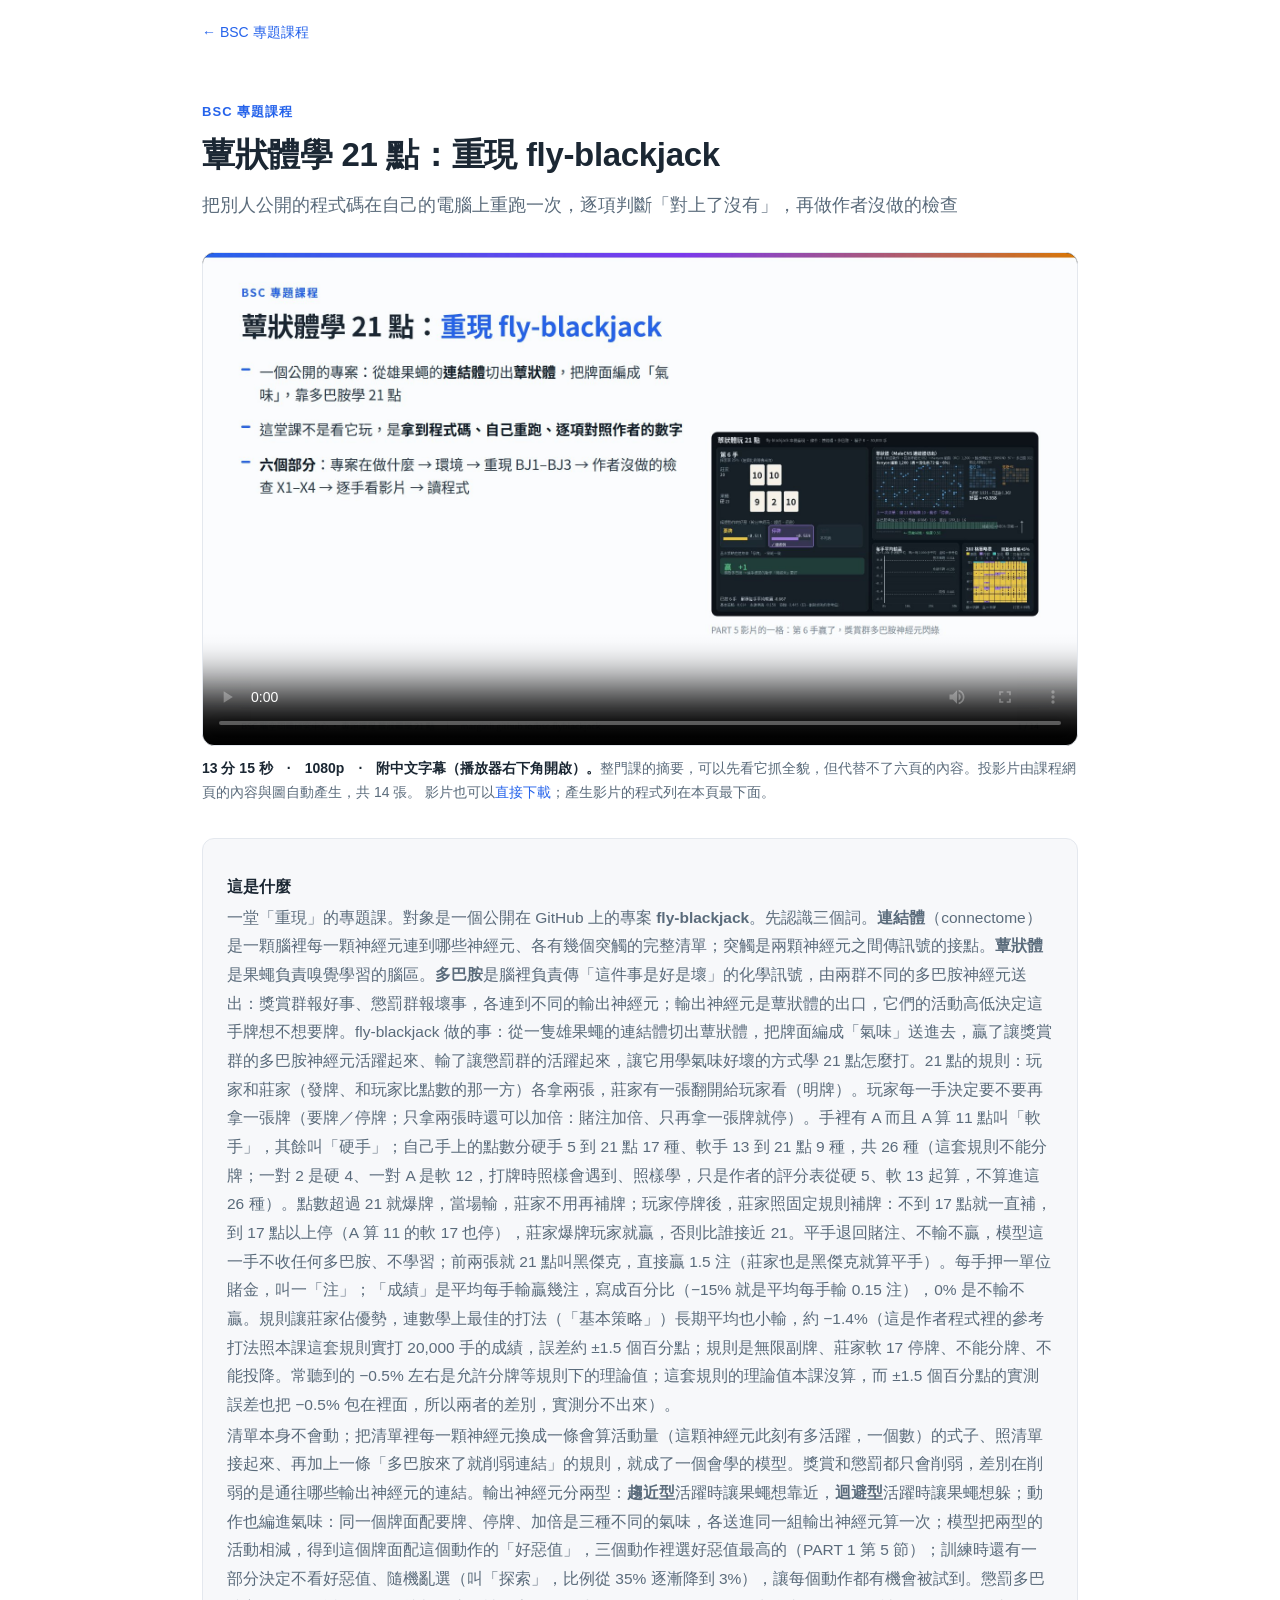
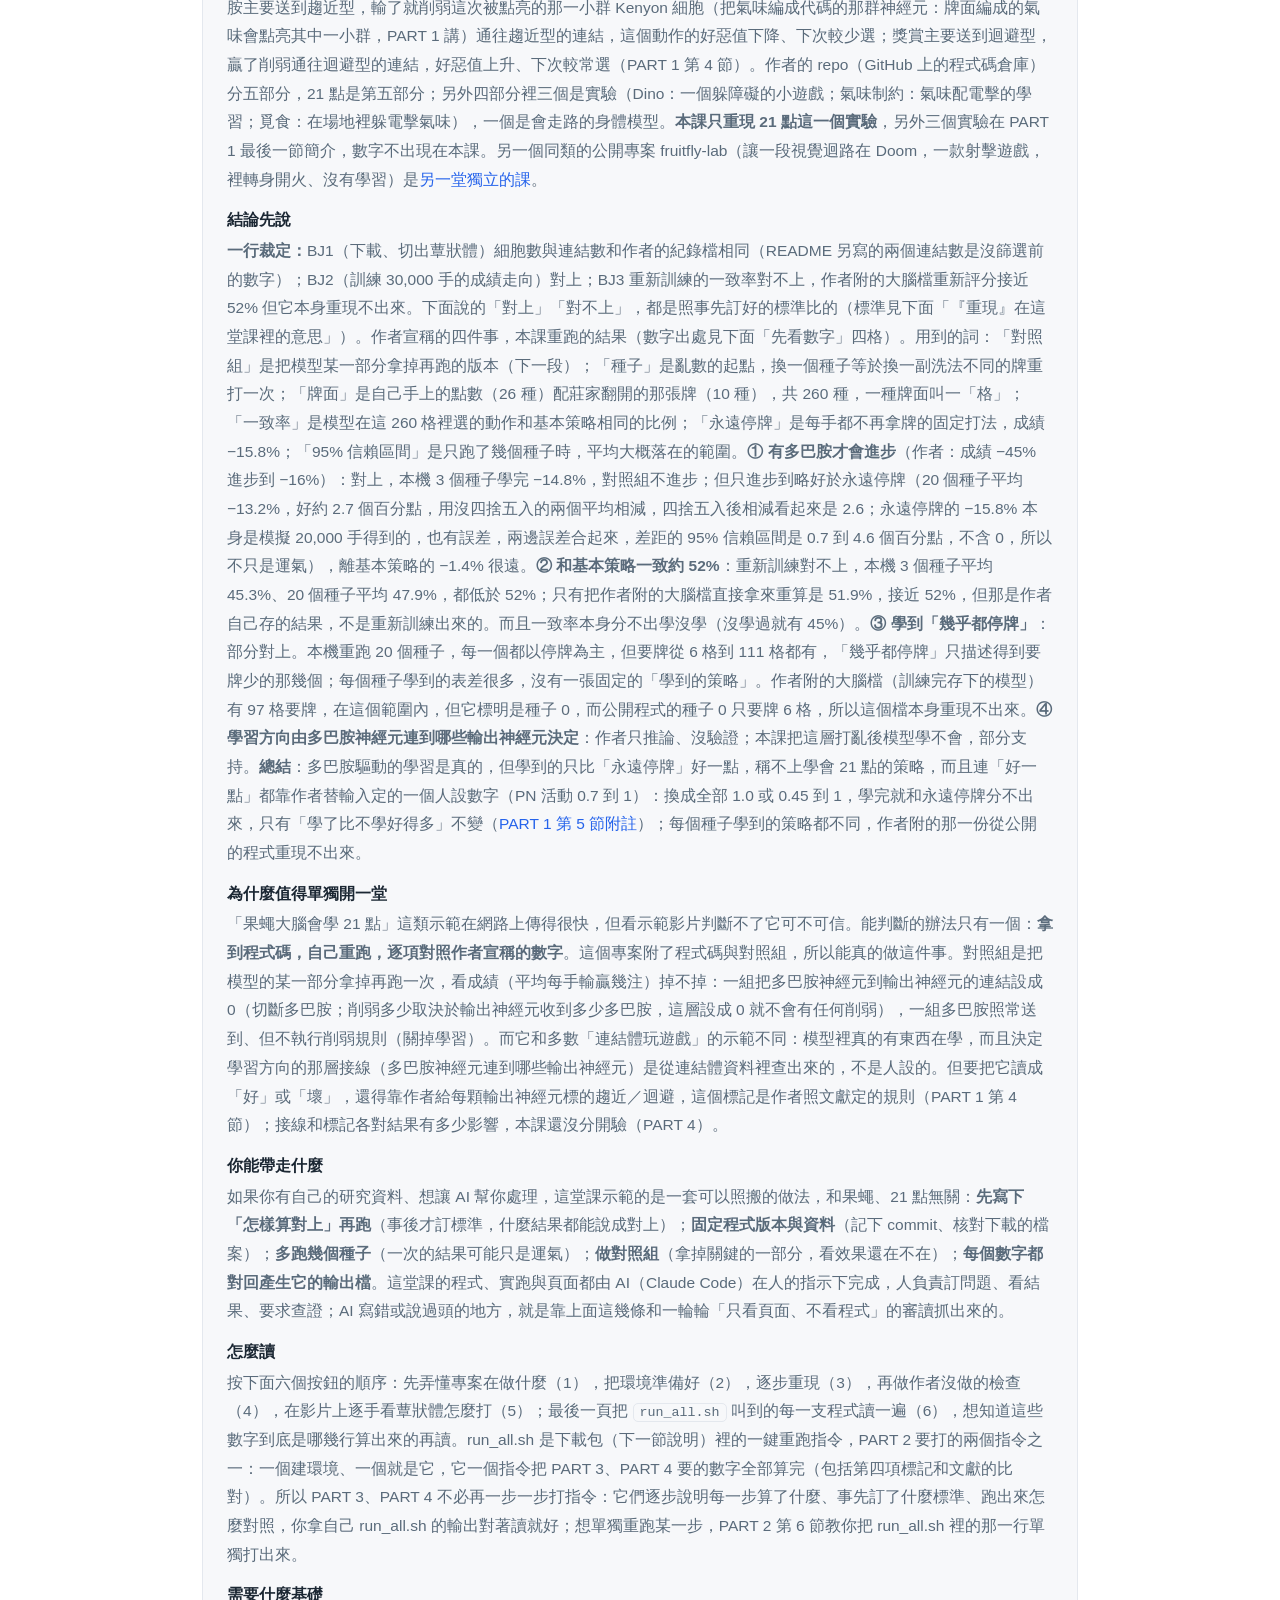
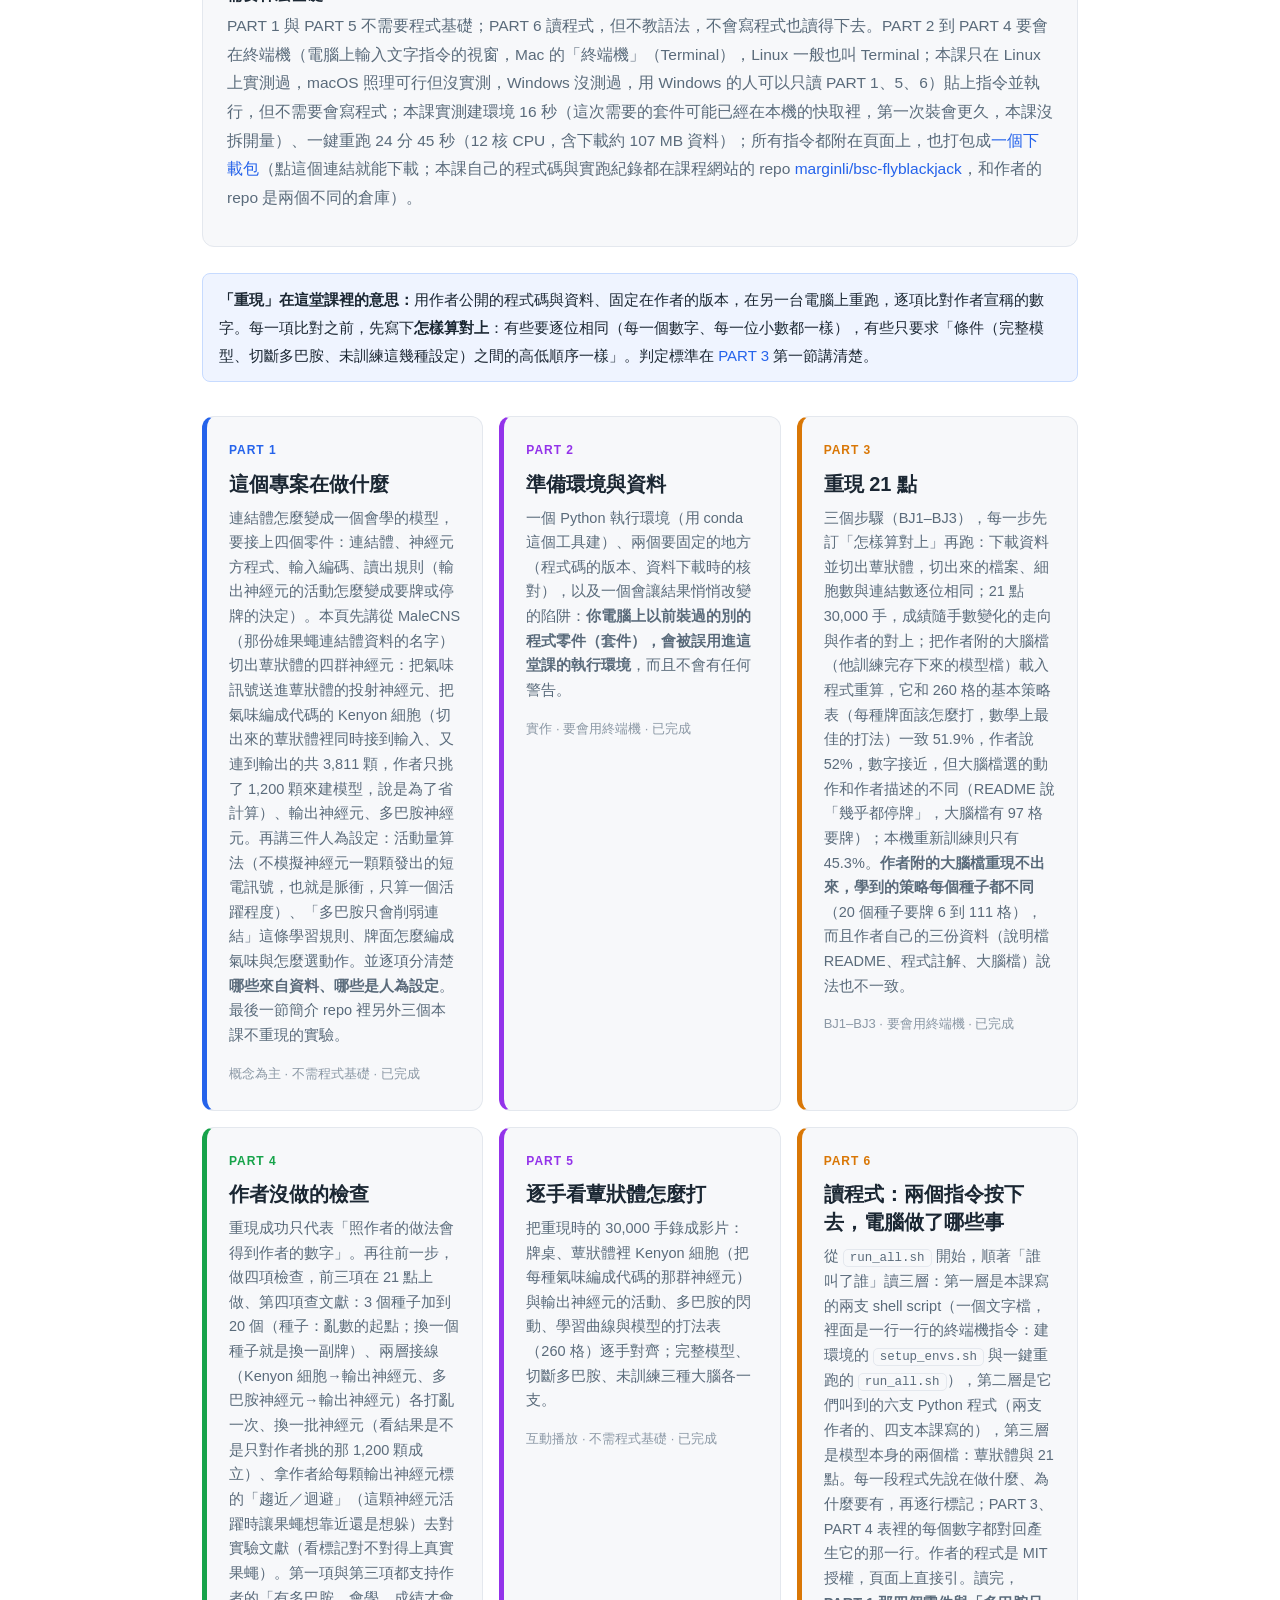
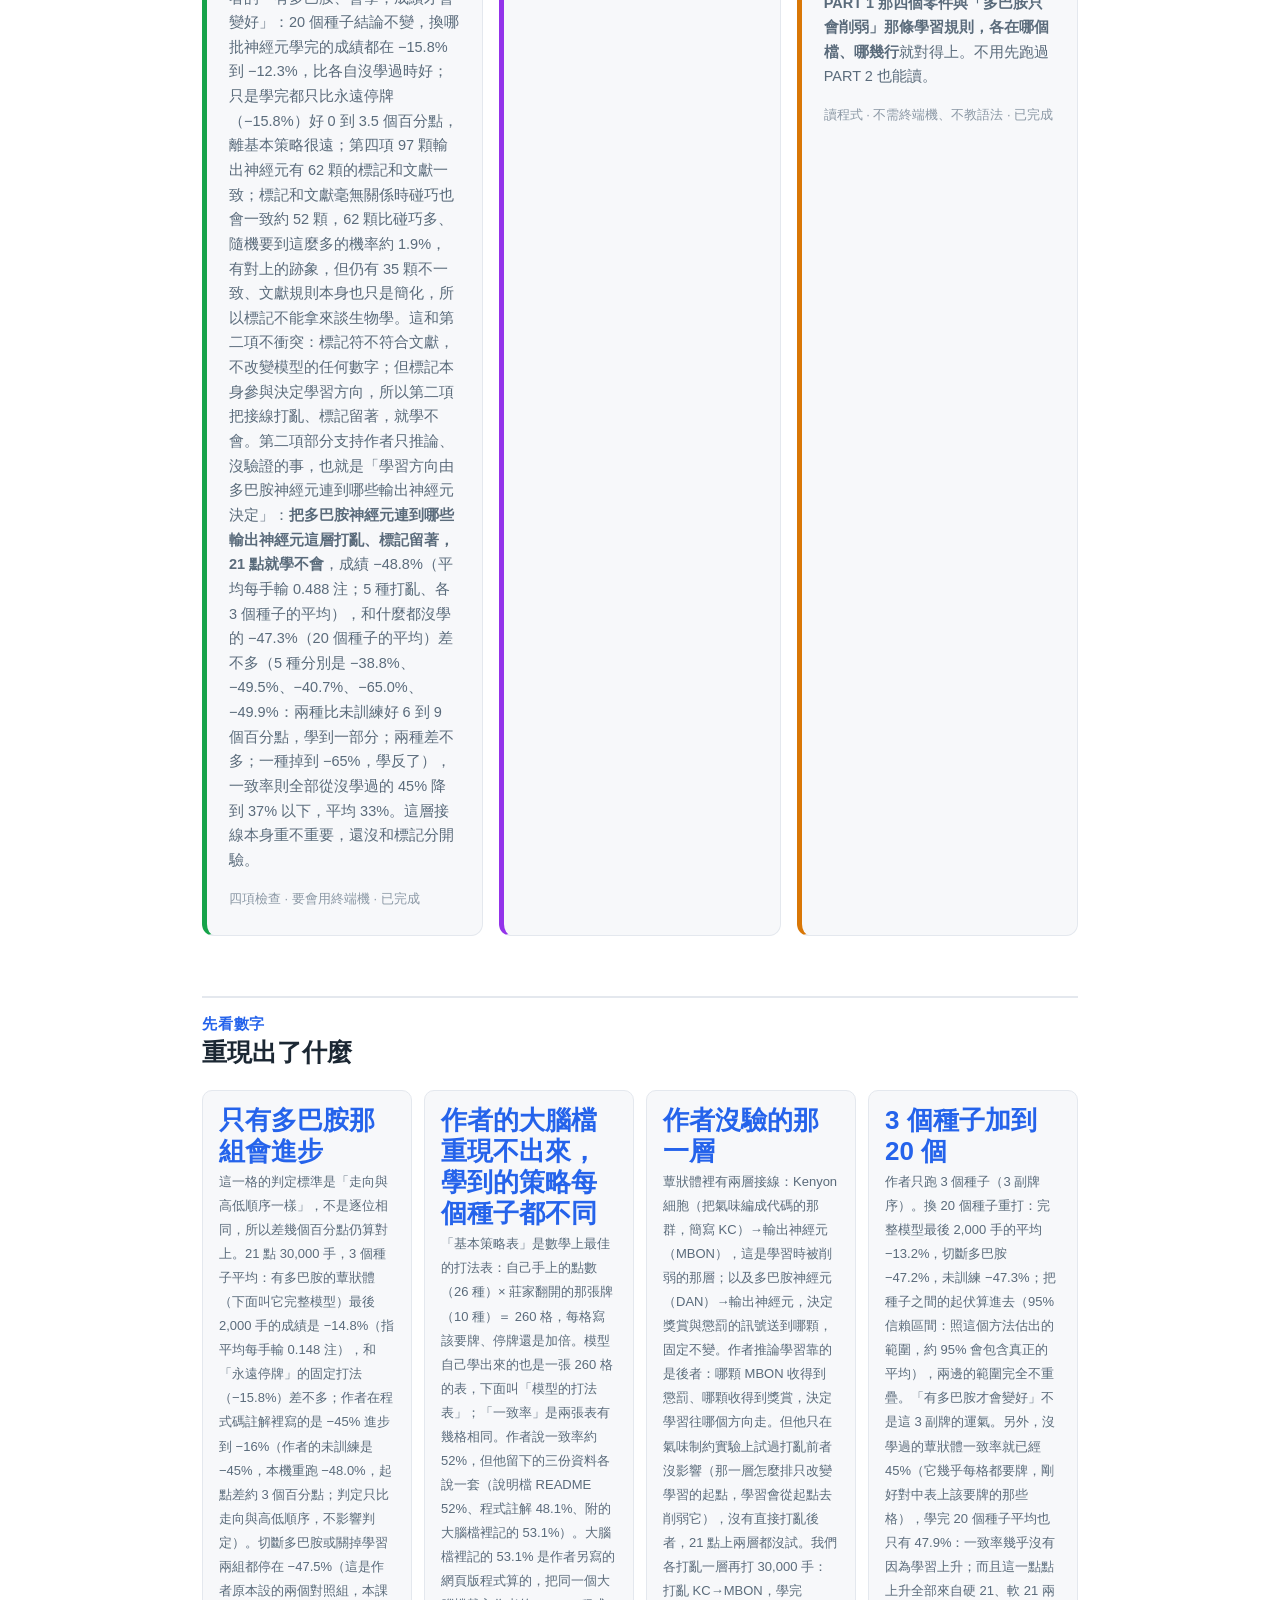
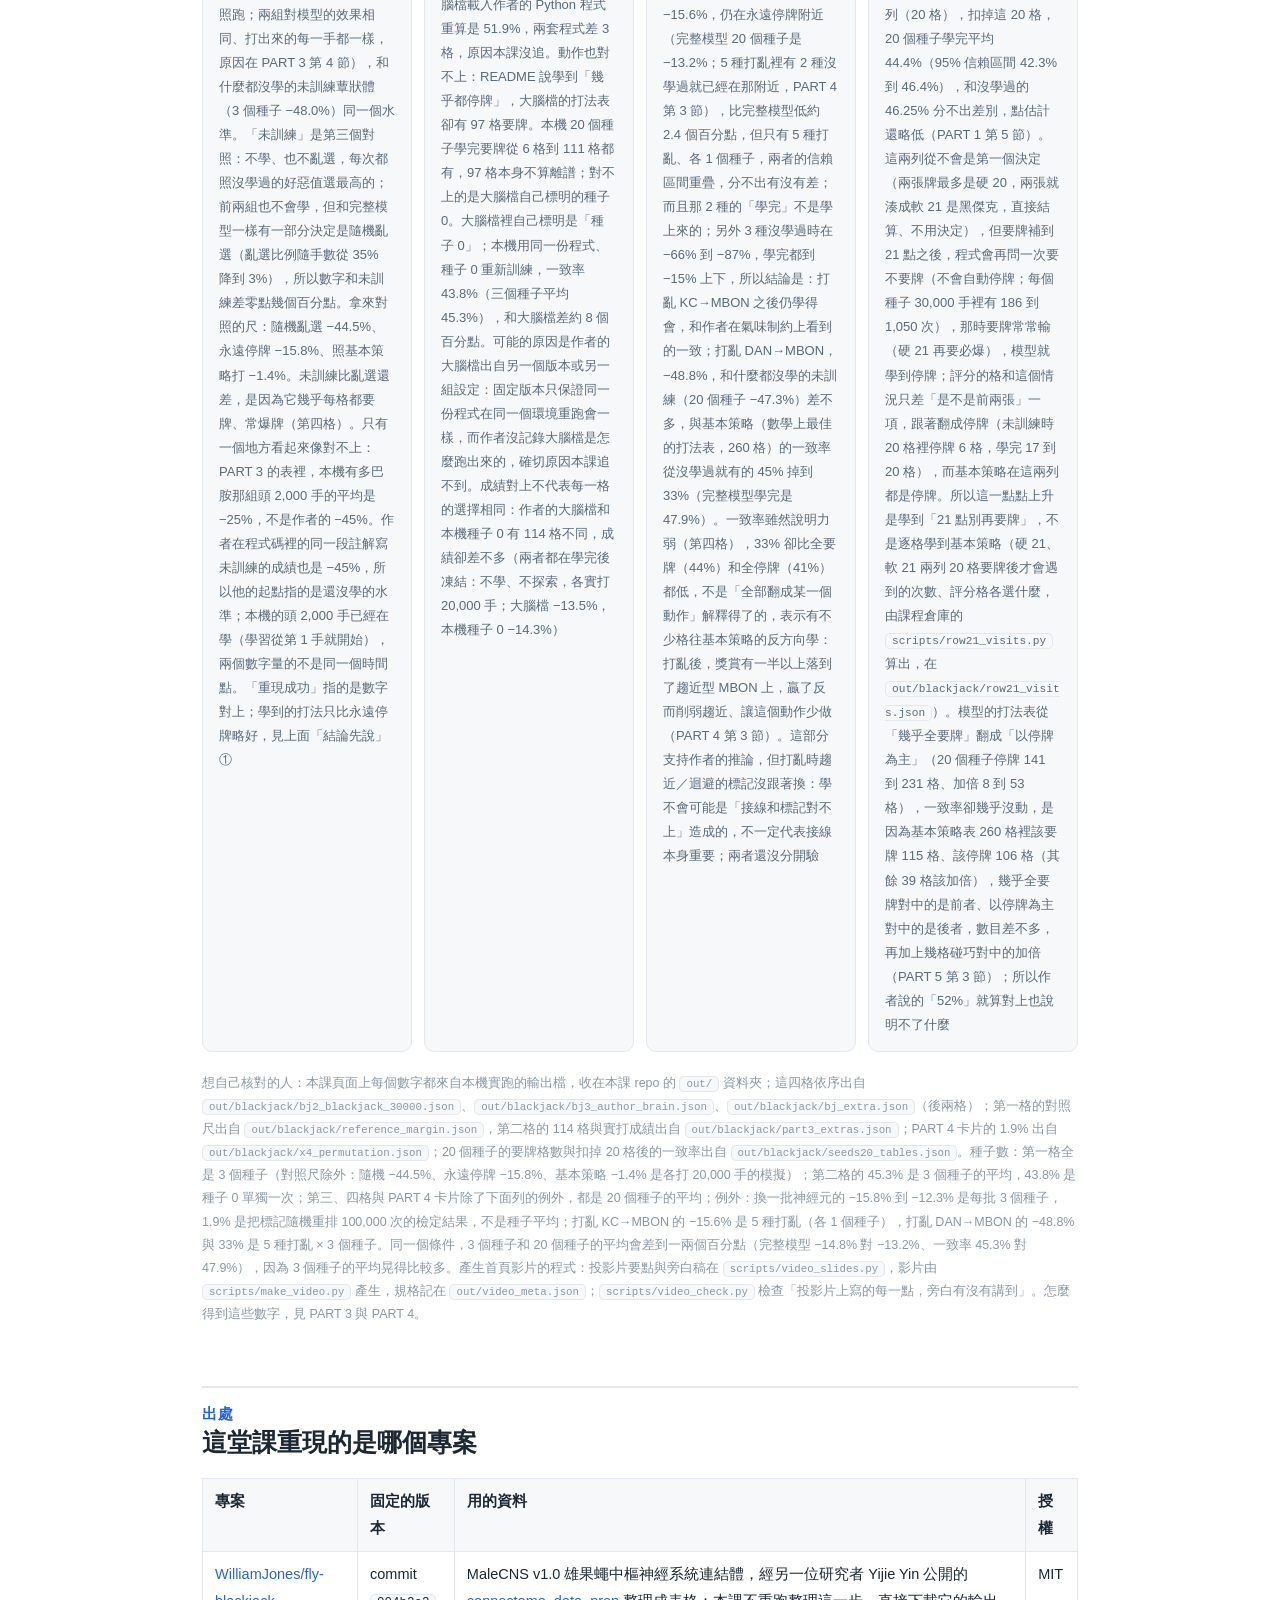
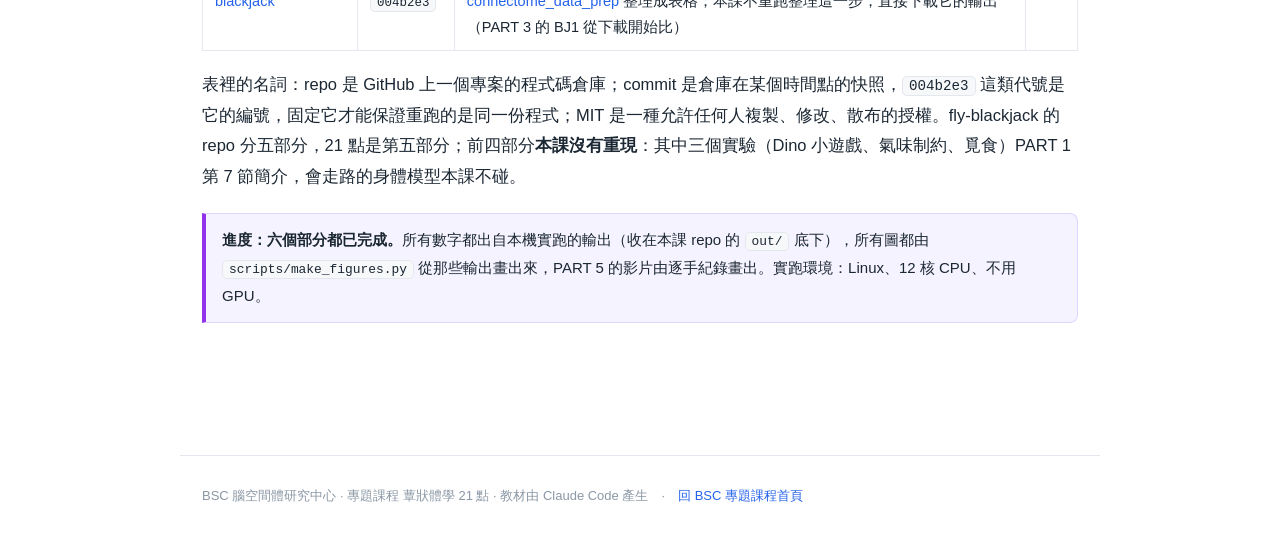
<file: index.html>
<!doctype html>
<html lang="zh-Hant">
<head>
<meta charset="utf-8">
<meta name="viewport" content="width=device-width, initial-scale=1">
<title>蕈狀體學 21 點：重現 fly-blackjack｜BSC 專題課程</title>
<link rel="stylesheet" href="assets/flybj.css">
</head>
<body>
<div class="crumb"><a href="https://marginli.github.io/bsc-topics/">← BSC 專題課程</a></div>
<header class="hero">
  <p class="eyebrow">BSC 專題課程</p>
  <h1>蕈狀體學 21 點：重現 fly-blackjack</h1>
  <p class="subtitle">把別人公開的程式碼在自己的電腦上重跑一次，逐項判斷「對上了沒有」，再做作者沒做的檢查</p>
</header>

<div class="wrap">

  <figure class="fig" style="margin:0 0 34px">
    <video controls preload="metadata" poster="assets/poster.jpg"
           style="display:block;width:100%;height:auto;border:1px solid var(--border);border-radius:12px;background:#000">
      <source src="assets/flybj-overview.mp4" type="video/mp4">
      <track kind="captions" src="assets/flybj-overview.vtt" srclang="zh-Hant" label="中文字幕" default>
      你的瀏覽器不支援內嵌影片，<a href="assets/flybj-overview.mp4">可以直接下載這個 MP4</a>。
    </video>
    <figcaption><b>13 分 15 秒　·　1080p　·　附中文字幕（播放器右下角開啟）。</b>整門課的摘要，可以先看它抓全貌，但代替不了六頁的內容。投影片由課程網頁的內容與圖自動產生，共 14 張。
    影片也可以<a href="assets/flybj-overview.mp4">直接下載</a>；產生影片的程式列在本頁最下面。</figcaption>
  </figure>

  <div class="intro"><dl>
    <dt>這是什麼</dt>
    <dd>一堂「重現」的專題課。對象是一個公開在 GitHub 上的專案 <b>fly-blackjack</b>。先認識三個詞。<b>連結體</b>（connectome）是一顆腦裡每一顆神經元連到哪些神經元、各有幾個突觸的完整清單；突觸是兩顆神經元之間傳訊號的接點。<b>蕈狀體</b>是果蠅負責嗅覺學習的腦區。<b>多巴胺</b>是腦裡負責傳「這件事是好是壞」的化學訊號，由兩群不同的多巴胺神經元送出：獎賞群報好事、懲罰群報壞事，各連到不同的輸出神經元；輸出神經元是蕈狀體的出口，它們的活動高低決定這手牌想不想要牌。fly-blackjack 做的事：從一隻雄果蠅的連結體切出蕈狀體，把牌面編成「氣味」送進去，贏了讓獎賞群的多巴胺神經元活躍起來、輸了讓懲罰群的活躍起來，讓它用學氣味好壞的方式學 21 點怎麼打。21 點的規則：玩家和莊家（發牌、和玩家比點數的那一方）各拿兩張，莊家有一張翻開給玩家看（明牌）。玩家每一手決定要不要再拿一張牌（要牌／停牌；只拿兩張時還可以加倍：賭注加倍、只再拿一張牌就停）。手裡有 A 而且 A 算 11 點叫「軟手」，其餘叫「硬手」；自己手上的點數分硬手 5 到 21 點 17 種、軟手 13 到 21 點 9 種，共 26 種（這套規則不能分牌；一對 2 是硬 4、一對 A 是軟 12，打牌時照樣會遇到、照樣學，只是作者的評分表從硬 5、軟 13 起算，不算進這 26 種）。點數超過 21 就爆牌，當場輸，莊家不用再補牌；玩家停牌後，莊家照固定規則補牌：不到 17 點就一直補，到 17 點以上停（A 算 11 的軟 17 也停），莊家爆牌玩家就贏，否則比誰接近 21。平手退回賭注、不輸不贏，模型這一手不收任何多巴胺、不學習；前兩張就 21 點叫黑傑克，直接贏 1.5 注（莊家也是黑傑克就算平手）。每手押一單位賭金，叫一「注」；「成績」是平均每手輸贏幾注，寫成百分比（−15% 就是平均每手輸 0.15 注），0% 是不輸不贏。規則讓莊家佔優勢，連數學上最佳的打法（「基本策略」）長期平均也小輸，約 −1.4%（這是作者程式裡的參考打法照本課這套規則實打 20,000 手的成績，誤差約 ±1.5 個百分點；規則是無限副牌、莊家軟 17 停牌、不能分牌、不能投降。常聽到的 −0.5% 左右是允許分牌等規則下的理論值；這套規則的理論值本課沒算，而 ±1.5 個百分點的實測誤差也把 −0.5% 包在裡面，所以兩者的差別，實測分不出來）。</dd>
    <dd>清單本身不會動；把清單裡每一顆神經元換成一條會算活動量（這顆神經元此刻有多活躍，一個數）的式子、照清單接起來、再加上一條「多巴胺來了就削弱連結」的規則，就成了一個會學的模型。獎賞和懲罰都只會削弱，差別在削弱的是通往哪些輸出神經元的連結。輸出神經元分兩型：<b>趨近型</b>活躍時讓果蠅想靠近，<b>迴避型</b>活躍時讓果蠅想躲；動作也編進氣味：同一個牌面配要牌、停牌、加倍是三種不同的氣味，各送進同一組輸出神經元算一次；模型把兩型的活動相減，得到這個牌面配這個動作的「好惡值」，三個動作裡選好惡值最高的（PART 1 第 5 節）；訓練時還有一部分決定不看好惡值、隨機亂選（叫「探索」，比例從 35% 逐漸降到 3%），讓每個動作都有機會被試到。懲罰多巴胺主要送到趨近型，輸了就削弱這次被點亮的那一小群 Kenyon 細胞（把氣味編成代碼的那群神經元：牌面編成的氣味會點亮其中一小群，PART 1 講）通往趨近型的連結，這個動作的好惡值下降、下次較少選；獎賞主要送到迴避型，贏了削弱通往迴避型的連結，好惡值上升、下次較常選（PART 1 第 4 節）。作者的 repo（GitHub 上的程式碼倉庫）分五部分，21 點是第五部分；另外四部分裡三個是實驗（Dino：一個躲障礙的小遊戲；氣味制約：氣味配電擊的學習；覓食：在場地裡躲電擊氣味），一個是會走路的身體模型。<b>本課只重現 21 點這一個實驗</b>，另外三個實驗在 PART 1 最後一節簡介，數字不出現在本課。另一個同類的公開專案 fruitfly-lab（讓一段視覺迴路在 Doom，一款射擊遊戲，裡轉身開火、沒有學習）是<a href="https://marginli.github.io/bsc-flysimu/">另一堂獨立的課</a>。</dd>
    <dt>結論先說</dt>
    <dd><b>一行裁定：</b>BJ1（下載、切出蕈狀體）細胞數與連結數和作者的紀錄檔相同（README 另寫的兩個連結數是沒篩選前的數字）；BJ2（訓練 30,000 手的成績走向）對上；BJ3 重新訓練的一致率對不上，作者附的大腦檔重新評分接近 52% 但它本身重現不出來。下面說的「對上」「對不上」，都是照事先訂好的標準比的（標準見下面「『重現』在這堂課裡的意思」）。作者宣稱的四件事，本課重跑的結果（數字出處見下面「先看數字」四格）。用到的詞：「對照組」是把模型某一部分拿掉再跑的版本（下一段）；「種子」是亂數的起點，換一個種子等於換一副洗法不同的牌重打一次；「牌面」是自己手上的點數（26 種）配莊家翻開的那張牌（10 種），共 260 種，一種牌面叫一「格」；「一致率」是模型在這 260 格裡選的動作和基本策略相同的比例；「永遠停牌」是每手都不再拿牌的固定打法，成績 −15.8%；「95% 信賴區間」是只跑了幾個種子時，平均大概落在的範圍。<b>① 有多巴胺才會進步</b>（作者：成績 −45% 進步到 −16%）：對上，本機 3 個種子學完 −14.8%，對照組不進步；但只進步到略好於永遠停牌（20 個種子平均 −13.2%，好約 2.7 個百分點，用沒四捨五入的兩個平均相減，四捨五入後相減看起來是 2.6；永遠停牌的 −15.8% 本身是模擬 20,000 手得到的，也有誤差，兩邊誤差合起來，差距的 95% 信賴區間是 0.7 到 4.6 個百分點，不含 0，所以不只是運氣），離基本策略的 −1.4% 很遠。<b>② 和基本策略一致約 52%</b>：重新訓練對不上，本機 3 個種子平均 45.3%、20 個種子平均 47.9%，都低於 52%；只有把作者附的大腦檔直接拿來重算是 51.9%，接近 52%，但那是作者自己存的結果，不是重新訓練出來的。而且一致率本身分不出學沒學（沒學過就有 45%）。<b>③ 學到「幾乎都停牌」</b>：部分對上。本機重跑 20 個種子，每一個都以停牌為主，但要牌從 6 格到 111 格都有，「幾乎都停牌」只描述得到要牌少的那幾個；每個種子學到的表差很多，沒有一張固定的「學到的策略」。作者附的大腦檔（訓練完存下的模型）有 97 格要牌，在這個範圍內，但它標明是種子 0，而公開程式的種子 0 只要牌 6 格，所以這個檔本身重現不出來。<b>④ 學習方向由多巴胺神經元連到哪些輸出神經元決定</b>：作者只推論、沒驗證；本課把這層打亂後模型學不會，部分支持。<b>總結</b>：多巴胺驅動的學習是真的，但學到的只比「永遠停牌」好一點，稱不上學會 21 點的策略，而且連「好一點」都靠作者替輸入定的一個人設數字（PN 活動 0.7 到 1）：換成全部 1.0 或 0.45 到 1，學完就和永遠停牌分不出來，只有「學了比不學好得多」不變（<a href="part1-what.html#pnamp">PART 1 第 5 節附註</a>）；每個種子學到的策略都不同，作者附的那一份從公開的程式重現不出來。</dd>
    <dt>為什麼值得單獨開一堂</dt>
    <dd>「果蠅大腦會學 21 點」這類示範在網路上傳得很快，但看示範影片判斷不了它可不可信。能判斷的辦法只有一個：<b>拿到程式碼，自己重跑，逐項對照作者宣稱的數字</b>。這個專案附了程式碼與對照組，所以能真的做這件事。對照組是把模型的某一部分拿掉再跑一次，看成績（平均每手輸贏幾注）掉不掉：一組把多巴胺神經元到輸出神經元的連結設成 0（切斷多巴胺；削弱多少取決於輸出神經元收到多少多巴胺，這層設成 0 就不會有任何削弱），一組多巴胺照常送到、但不執行削弱規則（關掉學習）。而它和多數「連結體玩遊戲」的示範不同：模型裡真的有東西在學，而且決定學習方向的那層接線（多巴胺神經元連到哪些輸出神經元）是從連結體資料裡查出來的，不是人設的。但要把它讀成「好」或「壞」，還得靠作者給每顆輸出神經元標的趨近／迴避，這個標記是作者照文獻定的規則（PART 1 第 4 節）；接線和標記各對結果有多少影響，本課還沒分開驗（PART 4）。</dd>
    <dt>你能帶走什麼</dt>
    <dd>如果你有自己的研究資料、想讓 AI 幫你處理，這堂課示範的是一套可以照搬的做法，和果蠅、21 點無關：<b>先寫下「怎樣算對上」再跑</b>（事後才訂標準，什麼結果都能說成對上）；<b>固定程式版本與資料</b>（記下 commit、核對下載的檔案）；<b>多跑幾個種子</b>（一次的結果可能只是運氣）；<b>做對照組</b>（拿掉關鍵的一部分，看效果還在不在）；<b>每個數字都對回產生它的輸出檔</b>。這堂課的程式、實跑與頁面都由 AI（Claude Code）在人的指示下完成，人負責訂問題、看結果、要求查證；AI 寫錯或說過頭的地方，就是靠上面這幾條和一輪輪「只看頁面、不看程式」的審讀抓出來的。</dd>
  <dt>怎麼讀</dt>
    <dd>按下面六個按鈕的順序：先弄懂專案在做什麼（1），把環境準備好（2），逐步重現（3），再做作者沒做的檢查（4），在影片上逐手看蕈狀體怎麼打（5）；最後一頁把 <code>run_all.sh</code> 叫到的每一支程式讀一遍（6），想知道這些數字到底是哪幾行算出來的再讀。run_all.sh 是下載包（下一節說明）裡的一鍵重跑指令，PART 2 要打的兩個指令之一：一個建環境、一個就是它，它一個指令把 PART 3、PART 4 要的數字全部算完（包括第四項標記和文獻的比對）。所以 PART 3、PART 4 不必再一步一步打指令：它們逐步說明每一步算了什麼、事先訂了什麼標準、跑出來怎麼對照，你拿自己 run_all.sh 的輸出對著讀就好；想單獨重跑某一步，PART 2 第 6 節教你把 run_all.sh 裡的那一行單獨打出來。</dd>
    <dt>需要什麼基礎</dt>
    <dd>PART 1 與 PART 5 不需要程式基礎；PART 6 讀程式，但不教語法，不會寫程式也讀得下去。PART 2 到 PART 4 要會在終端機（電腦上輸入文字指令的視窗，Mac 的「終端機」（Terminal），Linux 一般也叫 Terminal；本課只在 Linux 上實測過，macOS 照理可行但沒實測，Windows 沒測過，用 Windows 的人可以只讀 PART 1、5、6）貼上指令並執行，但不需要會寫程式；本課實測建環境 16 秒（這次需要的套件可能已經在本機的快取裡，第一次裝會更久，本課沒拆開量）、一鍵重跑 24 分 45 秒（12 核 CPU，含下載約 107 MB 資料）；所有指令都附在頁面上，也打包成<a href="downloads/flyblackjack-code.zip">一個下載包</a>（點這個連結就能下載；本課自己的程式碼與實跑紀錄都在課程網站的 repo <a href="https://github.com/marginli/bsc-flyblackjack">marginli/bsc-flyblackjack</a>，和作者的 repo 是兩個不同的倉庫）。</dd>
  </dl></div>

  <div class="note">
    <b>「重現」在這堂課裡的意思：</b>用作者公開的程式碼與資料、固定在作者的版本，在另一台電腦上重跑，逐項比對作者宣稱的數字。每一項比對之前，先寫下<b>怎樣算對上</b>：有些要逐位相同（每一個數字、每一位小數都一樣），有些只要求「條件（完整模型、切斷多巴胺、未訓練這幾種設定）之間的高低順序一樣」。判定標準在 <a href="part3-repro.html#s1">PART 3</a> 第一節講清楚。
  </div>

  <div class="btns">
    <a class="btn c1" href="part1-what.html">
      <span class="no">PART 1</span>
      <span class="t">這個專案在做什麼</span>
      <p class="s">連結體怎麼變成一個會學的模型，要接上四個零件：連結體、神經元方程式、輸入編碼、讀出規則（輸出神經元的活動怎麼變成要牌或停牌的決定）。本頁先講從 MaleCNS（那份雄果蠅連結體資料的名字）切出蕈狀體的四群神經元：把氣味訊號送進蕈狀體的投射神經元、把氣味編成代碼的 Kenyon 細胞（切出來的蕈狀體裡同時接到輸入、又連到輸出的共 3,811 顆，作者只挑了 1,200 顆來建模型，說是為了省計算）、輸出神經元、多巴胺神經元。再講三件人為設定：活動量算法（不模擬神經元一顆顆發出的短電訊號，也就是脈衝，只算一個活躍程度）、「多巴胺只會削弱連結」這條學習規則、牌面怎麼編成氣味與怎麼選動作。並逐項分清楚<b>哪些來自資料、哪些是人為設定</b>。最後一節簡介 repo 裡另外三個本課不重現的實驗。</p>
      <p class="m">概念為主 · 不需程式基礎 · 已完成</p>
    </a>
    <a class="btn c2" href="part2-setup.html">
      <span class="no">PART 2</span>
      <span class="t">準備環境與資料</span>
      <p class="s">一個 Python 執行環境（用 conda 這個工具建）、兩個要固定的地方（程式碼的版本、資料下載時的核對），以及一個會讓結果悄悄改變的陷阱：<b>你電腦上以前裝過的別的程式零件（套件），會被誤用進這堂課的執行環境</b>，而且不會有任何警告。</p>
      <p class="m">實作 · 要會用終端機 · 已完成</p>
    </a>
    <a class="btn c4" href="part3-repro.html">
      <span class="no">PART 3</span>
      <span class="t">重現 21 點</span>
      <p class="s">三個步驟（BJ1–BJ3），每一步先訂「怎樣算對上」再跑：下載資料並切出蕈狀體，切出來的檔案、細胞數與連結數逐位相同；21 點 30,000 手，成績隨手數變化的走向與作者的對上；把作者附的大腦檔（他訓練完存下來的模型檔）載入程式重算，它和 260 格的基本策略表（每種牌面該怎麼打，數學上最佳的打法）一致 51.9%，作者說 52%，數字接近，但大腦檔選的動作和作者描述的不同（README 說「幾乎都停牌」，大腦檔有 97 格要牌）；本機重新訓練則只有 45.3%。<b>作者附的大腦檔重現不出來，學到的策略每個種子都不同</b>（20 個種子要牌 6 到 111 格），而且作者自己的三份資料（說明檔 README、程式註解、大腦檔）說法也不一致。</p>
      <p class="m">BJ1–BJ3 · 要會用終端機 · 已完成</p>
    </a>
    <a class="btn c3" href="part4-checks.html">
      <span class="no">PART 4</span>
      <span class="t">作者沒做的檢查</span>
      <p class="s">重現成功只代表「照作者的做法會得到作者的數字」。再往前一步，做四項檢查，前三項在 21 點上做、第四項查文獻：3 個種子加到 20 個（種子：亂數的起點；換一個種子就是換一副牌）、兩層接線（Kenyon 細胞→輸出神經元、多巴胺神經元→輸出神經元）各打亂一次、換一批神經元（看結果是不是只對作者挑的那 1,200 顆成立）、拿作者給每顆輸出神經元標的「趨近／迴避」（這顆神經元活躍時讓果蠅想靠近還是想躲）去對實驗文獻（看標記對不對得上真實果蠅）。第一項與第三項都支持作者的「有多巴胺、會學，成績才會變好」：20 個種子結論不變，換哪批神經元學完的成績都在 −15.8% 到 −12.3%，比各自沒學過時好；只是學完都只比永遠停牌（−15.8%）好 0 到 3.5 個百分點，離基本策略很遠；第四項 97 顆輸出神經元有 62 顆的標記和文獻一致；標記和文獻毫無關係時碰巧也會一致約 52 顆，62 顆比碰巧多、隨機要到這麼多的機率約 1.9%，有對上的跡象，但仍有 35 顆不一致、文獻規則本身也只是簡化，所以標記不能拿來談生物學。這和第二項不衝突：標記符不符合文獻，不改變模型的任何數字；但標記本身參與決定學習方向，所以第二項把接線打亂、標記留著，就學不會。第二項部分支持作者只推論、沒驗證的事，也就是「學習方向由多巴胺神經元連到哪些輸出神經元決定」：<b>把多巴胺神經元連到哪些輸出神經元這層打亂、標記留著，21 點就學不會</b>，成績 −48.8%（平均每手輸 0.488 注；5 種打亂、各 3 個種子的平均），和什麼都沒學的 −47.3%（20 個種子的平均）差不多（5 種分別是 −38.8%、−49.5%、−40.7%、−65.0%、−49.9%：兩種比未訓練好 6 到 9 個百分點，學到一部分；兩種差不多；一種掉到 −65%，學反了），一致率則全部從沒學過的 45% 降到 37% 以下，平均 33%。這層接線本身重不重要，還沒和標記分開驗。</p>
      <p class="m">四項檢查 · 要會用終端機 · 已完成</p>
    </a>
    <a class="btn c2" href="part5-demo.html">
      <span class="no">PART 5</span>
      <span class="t">逐手看蕈狀體怎麼打</span>
      <p class="s">把重現時的 30,000 手錄成影片：牌桌、蕈狀體裡 Kenyon 細胞（把每種氣味編成代碼的那群神經元）與輸出神經元的活動、多巴胺的閃動、學習曲線與模型的打法表（260 格）逐手對齊；完整模型、切斷多巴胺、未訓練三種大腦各一支。</p>
      <p class="m">互動播放 · 不需程式基礎 · 已完成</p>
    </a>
    <a class="btn c4" href="part6-code.html">
      <span class="no">PART 6</span>
      <span class="t">讀程式：兩個指令按下去，電腦做了哪些事</span>
      <p class="s">從 <code>run_all.sh</code> 開始，順著「誰叫了誰」讀三層：第一層是本課寫的兩支 shell script（一個文字檔，裡面是一行一行的終端機指令：建環境的 <code>setup_envs.sh</code> 與一鍵重跑的 <code>run_all.sh</code>），第二層是它們叫到的六支 Python 程式（兩支作者的、四支本課寫的），第三層是模型本身的兩個檔：蕈狀體與 21 點。每一段程式先說在做什麼、為什麼要有，再逐行標記；PART 3、PART 4 表裡的每個數字都對回產生它的那一行。作者的程式是 MIT 授權，頁面上直接引。讀完，<b>PART 1 那四個零件與「多巴胺只會削弱」那條學習規則，各在哪個檔、哪幾行</b>就對得上。不用先跑過 PART 2 也能讀。</p>
      <p class="m">讀程式 · 不需終端機、不教語法 · 已完成</p>
    </a>
  </div>

  <h2><span class="pt">先看數字</span>重現出了什麼</h2>
  <div class="statgrid">
    <div class="stat"><div class="v">只有多巴胺那組會進步</div><div class="k">這一格的判定標準是「走向與高低順序一樣」，不是逐位相同，所以差幾個百分點仍算對上。21 點 30,000 手，3 個種子平均：有多巴胺的蕈狀體（下面叫它完整模型）最後 2,000 手的成績是 −14.8%（指平均每手輸 0.148 注），和「永遠停牌」的固定打法（−15.8%）差不多；作者在程式碼註解裡寫的是 −45% 進步到 −16%（作者的未訓練是 −45%，本機重跑 −48.0%，起點差約 3 個百分點；判定只比走向與高低順序，不影響判定）。切斷多巴胺或關掉學習兩組都停在 −47.5%（這是作者原本設的兩個對照組，本課照跑；兩組對模型的效果相同、打出來的每一手都一樣，原因在 PART 3 第 4 節），和什麼都沒學的未訓練蕈狀體（3 個種子 −48.0%）同一個水準。「未訓練」是第三個對照：不學、也不亂選，每次都照沒學過的好惡值選最高的；前兩組也不會學，但和完整模型一樣有一部分決定是隨機亂選（亂選比例隨手數從 35% 降到 3%），所以數字和未訓練差零點幾個百分點。拿來對照的尺：隨機亂選 −44.5%、永遠停牌 −15.8%、照基本策略打 −1.4%。未訓練比亂選還差，是因為它幾乎每格都要牌、常爆牌（第四格）。只有一個地方看起來像對不上：PART 3 的表裡，本機有多巴胺那組頭 2,000 手的平均是 −25%，不是作者的 −45%。作者在程式碼裡的同一段註解寫未訓練的成績也是 −45%，所以他的起點指的是還沒學的水準；本機的頭 2,000 手已經在學（學習從第 1 手就開始），兩個數字量的不是同一個時間點。「重現成功」指的是數字對上；學到的打法只比永遠停牌略好，見上面「結論先說」①</div></div>
    <div class="stat"><div class="v">作者的大腦檔重現不出來，學到的策略每個種子都不同</div><div class="k">「基本策略表」是數學上最佳的打法表：自己手上的點數（26 種）× 莊家翻開的那張牌（10 種）＝ 260 格，每格寫該要牌、停牌還是加倍。模型自己學出來的也是一張 260 格的表，下面叫「模型的打法表」；「一致率」是兩張表有幾格相同。作者說一致率約 52%，但他留下的三份資料各說一套（說明檔 README 52%、程式註解 48.1%、附的大腦檔裡記的 53.1%）。大腦檔裡記的 53.1% 是作者另寫的網頁版程式算的，把同一個大腦檔載入作者的 Python 程式重算是 51.9%，兩套程式差 3 格，原因本課沒追。動作也對不上：README 說學到「幾乎都停牌」，大腦檔的打法表卻有 97 格要牌。本機 20 個種子學完要牌從 6 格到 111 格都有，97 格本身不算離譜；對不上的是大腦檔自己標明的種子 0。大腦檔裡自己標明是「種子 0」；本機用同一份程式、種子 0 重新訓練，一致率 43.8%（三個種子平均 45.3%），和大腦檔差約 8 個百分點。可能的原因是作者的大腦檔出自另一個版本或另一組設定：固定版本只保證同一份程式在同一個環境重跑會一樣，而作者沒記錄大腦檔是怎麼跑出來的，確切原因本課追不到。成績對上不代表每一格的選擇相同：作者的大腦檔和本機種子 0 有 114 格不同，成績卻差不多（兩者都在學完後凍結：不學、不探索，各實打 20,000 手；大腦檔 −13.5%，本機種子 0 −14.3%）</div></div>
    <div class="stat"><div class="v">作者沒驗的那一層</div><div class="k">蕈狀體裡有兩層接線：Kenyon 細胞（把氣味編成代碼的那群，簡寫 KC）→輸出神經元（MBON），這是學習時被削弱的那層；以及多巴胺神經元（DAN）→輸出神經元，決定獎賞與懲罰的訊號送到哪顆，固定不變。作者推論學習靠的是後者：哪顆 MBON 收得到懲罰、哪顆收得到獎賞，決定學習往哪個方向走。但他只在氣味制約實驗上試過打亂前者沒影響（那一層怎麼排只改變學習的起點，學習會從起點去削弱它），沒有直接打亂後者，21 點上兩層都沒試。我們各打亂一層再打 30,000 手：打亂 KC→MBON，學完 −15.6%，仍在永遠停牌附近（完整模型 20 個種子是 −13.2%；5 種打亂裡有 2 種沒學過就已經在那附近，PART 4 第 3 節），比完整模型低約 2.4 個百分點，但只有 5 種打亂、各 1 個種子，兩者的信賴區間重疊，分不出有沒有差；而且那 2 種的「學完」不是學上來的；另外 3 種沒學過時在 −66% 到 −87%，學完都到 −15% 上下，所以結論是：打亂 KC→MBON 之後仍學得會，和作者在氣味制約上看到的一致；打亂 DAN→MBON，−48.8%，和什麼都沒學的未訓練（20 個種子 −47.3%）差不多，與基本策略（數學上最佳的打法表，260 格）的一致率從沒學過就有的 45% 掉到 33%（完整模型學完是 47.9%）。一致率雖然說明力弱（第四格），33% 卻比全要牌（44%）和全停牌（41%）都低，不是「全部翻成某一個動作」解釋得了的，表示有不少格往基本策略的反方向學：打亂後，獎賞有一半以上落到了趨近型 MBON 上，贏了反而削弱趨近、讓這個動作少做（PART 4 第 3 節）。這部分支持作者的推論，但打亂時趨近／迴避的標記沒跟著換：學不會可能是「接線和標記對不上」造成的，不一定代表接線本身重要；兩者還沒分開驗</div></div>
    <div class="stat"><div class="v">3 個種子加到 20 個</div><div class="k">作者只跑 3 個種子（3 副牌序）。換 20 個種子重打：完整模型最後 2,000 手的平均 −13.2%，切斷多巴胺 −47.2%，未訓練 −47.3%；把種子之間的起伏算進去（95% 信賴區間：照這個方法估出的範圍，約 95% 會包含真正的平均），兩邊的範圍完全不重疊。「有多巴胺才會變好」不是這 3 副牌的運氣。另外，沒學過的蕈狀體一致率就已經 45%（它幾乎每格都要牌，剛好對中表上該要牌的那些格），學完 20 個種子平均也只有 47.9%：一致率幾乎沒有因為學習上升；而且這一點點上升全部來自硬 21、軟 21 兩列（20 格），扣掉這 20 格，20 個種子學完平均 44.4%（95% 信賴區間 42.3% 到 46.4%），和沒學過的 46.25% 分不出差別，點估計還略低（PART 1 第 5 節）。這兩列從不會是第一個決定（兩張牌最多是硬 20，兩張就湊成軟 21 是黑傑克，直接結算、不用決定），但要牌補到 21 點之後，程式會再問一次要不要牌（不會自動停牌；每個種子 30,000 手裡有 186 到 1,050 次），那時要牌常常輸（硬 21 再要必爆），模型就學到停牌；評分的格和這個情況只差「是不是前兩張」一項，跟著翻成停牌（未訓練時 20 格裡停牌 6 格，學完 17 到 20 格），而基本策略在這兩列都是停牌。所以這一點點上升是學到「21 點別再要牌」，不是逐格學到基本策略（硬 21、軟 21 兩列 20 格要牌後才會遇到的次數、評分格各選什麼，由課程倉庫的 <code>scripts/row21_visits.py</code> 算出，在 <code>out/blackjack/row21_visits.json</code>）。模型的打法表從「幾乎全要牌」翻成「以停牌為主」（20 個種子停牌 141 到 231 格、加倍 8 到 53 格），一致率卻幾乎沒動，是因為基本策略表 260 格裡該要牌 115 格、該停牌 106 格（其餘 39 格該加倍），幾乎全要牌對中的是前者、以停牌為主對中的是後者，數目差不多，再加上幾格碰巧對中的加倍（PART 5 第 3 節）；所以作者說的「52%」就算對上也說明不了什麼</div></div>
  </div>

  <p class="figsrc">想自己核對的人：本課頁面上每個數字都來自本機實跑的輸出檔，收在本課 repo 的 <code>out/</code> 資料夾；這四格依序出自 <code>out/blackjack/bj2_blackjack_30000.json</code>、<code>out/blackjack/bj3_author_brain.json</code>、<code>out/blackjack/bj_extra.json</code>（後兩格）；第一格的對照尺出自 <code>out/blackjack/reference_margin.json</code>，第二格的 114 格與實打成績出自 <code>out/blackjack/part3_extras.json</code>；PART 4 卡片的 1.9% 出自 <code>out/blackjack/x4_permutation.json</code>；20 個種子的要牌格數與扣掉 20 格後的一致率出自 <code>out/blackjack/seeds20_tables.json</code>。種子數：第一格全是 3 個種子（對照尺除外：隨機 −44.5%、永遠停牌 −15.8%、基本策略 −1.4% 是各打 20,000 手的模擬）；第二格的 45.3% 是 3 個種子的平均，43.8% 是種子 0 單獨一次；第三、四格與 PART 4 卡片除了下面列的例外，都是 20 個種子的平均；例外：換一批神經元的 −15.8% 到 −12.3% 是每批 3 個種子，1.9% 是把標記隨機重排 100,000 次的檢定結果，不是種子平均；打亂 KC→MBON 的 −15.6% 是 5 種打亂（各 1 個種子），打亂 DAN→MBON 的 −48.8% 與 33% 是 5 種打亂 × 3 個種子。同一個條件，3 個種子和 20 個種子的平均會差到一兩個百分點（完整模型 −14.8% 對 −13.2%、一致率 45.3% 對 47.9%），因為 3 個種子的平均晃得比較多。產生首頁影片的程式：投影片要點與旁白稿在 <code>scripts/video_slides.py</code>，影片由 <code>scripts/make_video.py</code> 產生，規格記在 <code>out/video_meta.json</code>；<code>scripts/video_check.py</code> 檢查「投影片上寫的每一點，旁白有沒有講到」。怎麼得到這些數字，見 PART 3 與 PART 4。</p>


  <h2><span class="pt">出處</span>這堂課重現的是哪個專案</h2>
  <div class="tblwrap">
  <table>
    <tr><th>專案</th><th>固定的版本</th><th>用的資料</th><th>授權</th></tr>
    <tr><td><a href="https://github.com/WilliamJones/fly-blackjack">WilliamJones/fly-blackjack</a></td><td>commit <code>004b2e3</code></td><td>MaleCNS v1.0 雄果蠅中樞神經系統連結體，經另一位研究者 Yijie Yin 公開的 <a href="https://github.com/YijieYin/connectome_data_prep">connectome_data_prep</a> 整理成表格；本課不重跑整理這一步，直接下載它的輸出（PART 3 的 BJ1 從下載開始比）</td><td>MIT</td></tr>
  </table>
  </div>
  <p>表裡的名詞：repo 是 GitHub 上一個專案的程式碼倉庫；commit 是倉庫在某個時間點的快照，<code>004b2e3</code> 這類代號是它的編號，固定它才能保證重跑的是同一份程式；MIT 是一種允許任何人複製、修改、散布的授權。fly-blackjack 的 repo 分五部分，21 點是第五部分；前四部分<b>本課沒有重現</b>：其中三個實驗（Dino 小遊戲、氣味制約、覓食）PART 1 第 7 節簡介，會走路的身體模型本課不碰。</p>

  <div class="draft">
    <b>進度：六個部分都已完成。</b>所有數字都出自本機實跑的輸出（收在本課 repo 的 <code>out/</code> 底下），所有圖都由 <code>scripts/make_figures.py</code> 從那些輸出畫出來，PART 5 的影片由逐手紀錄畫出。實跑環境：Linux、12 核 CPU、不用 GPU。
  </div>

</div>
<div class="foot">BSC 腦空間體研究中心 · 專題課程 蕈狀體學 21 點 · 教材由 Claude Code 產生　·　<a href="https://marginli.github.io/bsc-topics/">回 BSC 專題課程首頁</a></div>
</body>
</html>
</file>
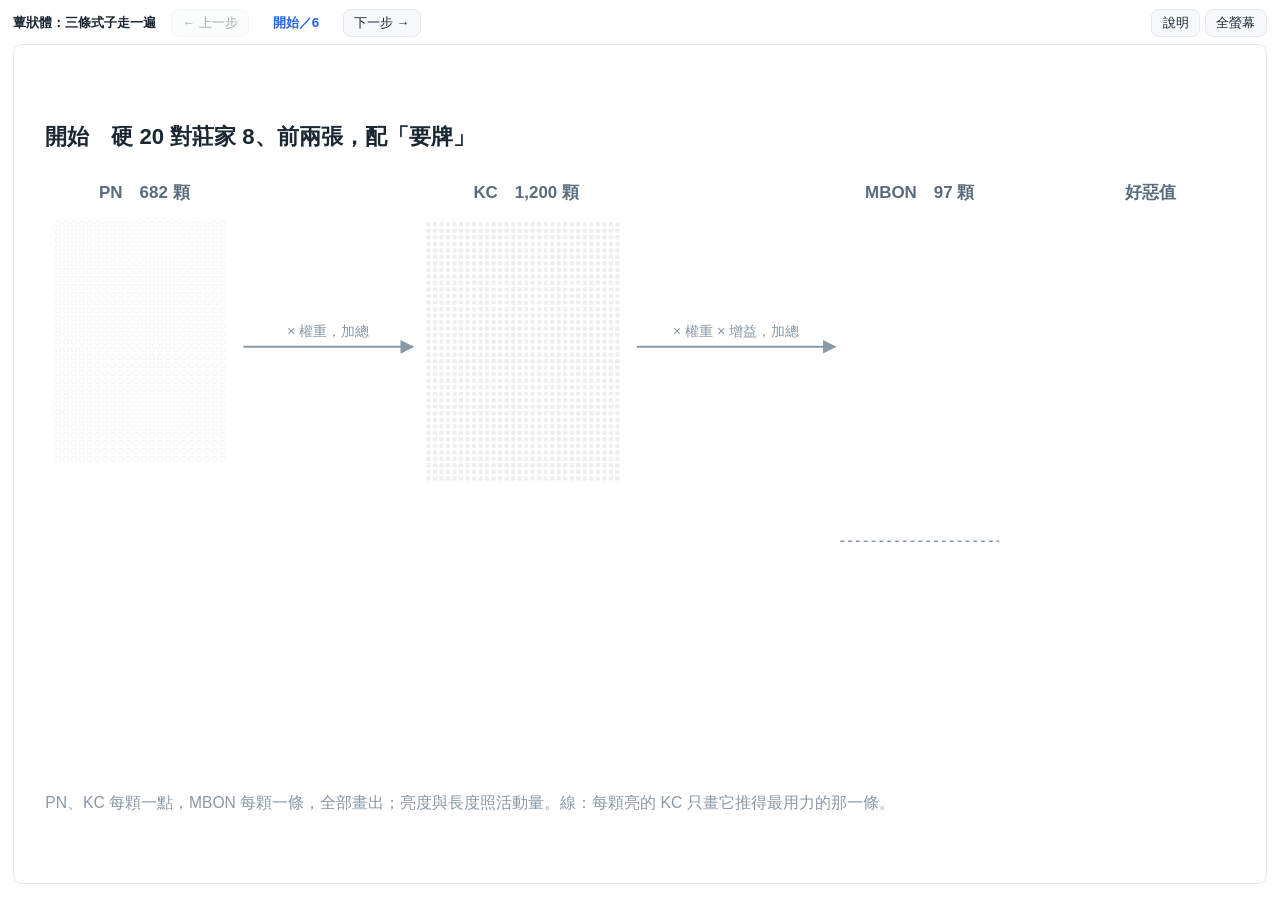
<file: anim.html>
<!doctype html>
<html lang="zh-Hant">
<head>
<meta charset="utf-8">
<meta name="viewport" content="width=device-width, initial-scale=1">
<meta name="robots" content="noindex">
<link rel="icon" href="data:,">
<title>三條式子走一遍｜蕈狀體學 21 點</title>
<style>
/* PART 1 圖 2 的單獨版：給簡報嵌入（PowerPoint 增益集）或離線用瀏覽器全螢幕開。由 scripts/make_anim.py 產生，不要手改。
   單一檔案、不依賴其他檔，file:// 也能用。版面照視窗大小縮放，16:9 剛好填滿。
   網址參數：?s=0..6（從第幾步開始）&a=hit|stand|double（第 6 步的動作）&clean=1（只留圖，截圖用） */
:root{--ink:#1b2733;--soft:#5a6b7b;--faint:#8b98a5;--border:#e4e8ee;--panel:#f7f8fa;--accent:#2563eb;--accent-soft:#eef3fe;--fs:clamp(11px,1.05vw,24px)}
*{box-sizing:border-box}
html,body{height:100%;margin:0}
body{background:#fff;color:var(--ink);font-size:var(--fs);line-height:1.6;
  font-family:-apple-system,"Segoe UI","Noto Sans TC","Microsoft JhengHei","PingFang TC",Roboto,Helvetica,Arial,sans-serif;
  display:grid;grid-template-rows:auto minmax(0,1fr) auto;gap:.5em;padding:.7em 1em;overflow:hidden}
.anim-ctl{display:flex;flex-wrap:wrap;align-items:center;gap:.5em}
.name{font-weight:700;margin-right:.6em}
.anim-btn,.anim-act,.pbtn{font:inherit;font-size:.95em;padding:.2em .8em;border:1px solid var(--border);border-radius:8px;background:var(--panel);color:var(--ink);cursor:pointer}
.anim-btn:disabled{opacity:.4;cursor:default}
.anim-btn:hover:not(:disabled),.anim-act:hover,.pbtn:hover{border-color:var(--accent)}
.anim-btn:focus-visible,.anim-act:focus-visible,.pbtn:focus-visible{outline:2px solid var(--accent);outline-offset:2px}
.anim-step{font-weight:700;color:var(--accent);min-width:6em;text-align:center}
.anim-acts{color:var(--soft);display:flex;gap:.35em;align-items:center}
.anim-act.on{background:var(--accent);color:#fff;border-color:var(--accent)}
.right{margin-left:auto;display:flex;gap:.4em;align-items:center}
.pbtn[aria-pressed="true"]{background:var(--ink);color:#fff;border-color:var(--ink)}
.stage{min-height:0;display:flex;justify-content:center;align-items:center}
.anim-svg{display:block;height:100%;width:auto;max-width:100%;border:1px solid var(--border);border-radius:8px;background:#fff}
.desc{display:none;max-height:26vh;overflow:auto;border-top:1px solid var(--border);padding-top:.3em}
body.showdesc .desc{display:block}
.anim-steps{margin:0;padding:0;list-style:none;font-size:.95em}
.anim-steps li{display:none;padding:.2em .7em;border-left:3px solid var(--accent);background:var(--accent-soft)}
.anim-steps li.on{display:block}
.anim-steps li b{color:var(--ink)}
.desc .hint{color:var(--soft);margin:0}
.desc .figsrc{margin:.4em 0 0;font-size:.8em;color:var(--soft)}
body.clean{padding:0;grid-template-rows:minmax(0,1fr)}
body.clean .anim-ctl,body.clean .desc{display:none!important}
body.clean .anim-svg{border:0;border-radius:0}
</style>
</head>
<body>
<div id="p1anim" style="display:contents">
  <div class="anim-ctl">
    <span class="name">蕈狀體：三條式子走一遍</span>
    <button type="button" class="anim-btn" id="animPrev">← 上一步</button>
    <span class="anim-step" id="animStep">第 5 步／6</span>
    <button type="button" class="anim-btn" id="animNext">下一步 →</button>
    <span class="anim-acts" id="animActs">候選動作：<button type="button" class="anim-act on" data-act="hit">要牌</button><button type="button" class="anim-act" data-act="stand">停牌</button><button type="button" class="anim-act" data-act="double">加倍</button></span>
    <span class="right"><button type="button" class="pbtn" id="animDesc" aria-pressed="false">說明</button><button type="button" class="pbtn" id="animFull">全螢幕</button></span>
  </div>
</div>
<div class="stage">
<svg class="anim-svg" viewBox="0 0 960 560" role="img" aria-labelledby="animTitle" xmlns="http://www.w3.org/2000/svg">
<title id="animTitle">第 1 手第一個決定（硬 20 對莊家 8、前兩張）配「要牌」：PN、KC、MBON 的活動量與好惡值</title>
<text id="animHead" x="24" y="34" font-size="17" font-weight="700" fill="#1b2733">第 5 步　加總成好惡值：硬 20 對莊家 8、前兩張，配「要牌」</text>
<text x="100" y="76" text-anchor="middle" font-size="13" font-weight="700" fill="#5a6b7b">PN　682 顆</text>
<text x="393" y="76" text-anchor="middle" font-size="13" font-weight="700" fill="#5a6b7b">KC　1,200 顆</text>
<text x="695" y="76" text-anchor="middle" font-size="13" font-weight="700" fill="#5a6b7b">MBON　97 顆</text>
<text x="872" y="76" text-anchor="middle" font-size="13" font-weight="700" fill="#5a6b7b">好惡值</text>
<line x1="176" y1="190" x2="306" y2="190" stroke="#8b98a5" stroke-width="1.5" marker-end="url(#animArrow)"/>
<text x="241" y="182" text-anchor="middle" font-size="11" fill="#8b98a5">× 權重，加總</text>
<line x1="478" y1="190" x2="630" y2="190" stroke="#8b98a5" stroke-width="1.5" marker-end="url(#animArrow)"/>
<text x="554" y="182" text-anchor="middle" font-size="11" fill="#8b98a5">× 權重 × 增益，加總</text>
<defs><marker id="animArrow" viewBox="0 0 10 10" refX="9" refY="5" markerWidth="7" markerHeight="7" orient="auto"><path d="M0,0 L10,5 L0,10 z" fill="#8b98a5"/></marker></defs>
<g id="animLines" stroke="#94a3b8" stroke-width="0.6" stroke-opacity="0.45">
<line x1="318" y1="101" x2="640" y2="433.7"/>
<line x1="398" y1="101" x2="640" y2="328.7"/>
<line x1="443" y1="101" x2="640" y2="190.1"/>
<line x1="343" y1="106" x2="640" y2="425.3"/>
<line x1="433" y1="106" x2="640" y2="185.9"/>
<line x1="448" y1="111" x2="640" y2="328.7"/>
<line x1="408" y1="116" x2="640" y2="227.9"/>
<line x1="403" y1="126" x2="640" y2="211.1"/>
<line x1="368" y1="136" x2="640" y2="253.1"/>
<line x1="413" y1="136" x2="640" y2="500.9"/>
<line x1="453" y1="141" x2="640" y2="173.3"/>
<line x1="353" y1="151" x2="640" y2="106.1"/>
<line x1="423" y1="151" x2="640" y2="383.3"/>
<line x1="348" y1="156" x2="640" y2="215.3"/>
<line x1="328" y1="161" x2="640" y2="370.7"/>
<line x1="398" y1="161" x2="640" y2="484.1"/>
<line x1="403" y1="161" x2="640" y2="383.3"/>
<line x1="338" y1="166" x2="640" y2="106.1"/>
<line x1="388" y1="166" x2="640" y2="458.9"/>
<line x1="423" y1="166" x2="640" y2="106.1"/>
<line x1="458" y1="166" x2="640" y2="286.7"/>
<line x1="463" y1="166" x2="640" y2="471.5"/>
<line x1="318" y1="171" x2="640" y2="370.7"/>
<line x1="333" y1="171" x2="640" y2="173.3"/>
<line x1="358" y1="171" x2="640" y2="106.1"/>
<line x1="388" y1="171" x2="640" y2="328.7"/>
<line x1="398" y1="171" x2="640" y2="206.9"/>
<line x1="423" y1="171" x2="640" y2="429.5"/>
<line x1="333" y1="176" x2="640" y2="383.3"/>
<line x1="383" y1="176" x2="640" y2="425.3"/>
<line x1="318" y1="181" x2="640" y2="110.3"/>
<line x1="323" y1="181" x2="640" y2="429.5"/>
<line x1="378" y1="181" x2="640" y2="181.7"/>
<line x1="408" y1="181" x2="640" y2="370.7"/>
<line x1="338" y1="191" x2="640" y2="366.5"/>
<line x1="363" y1="196" x2="640" y2="202.7"/>
<line x1="428" y1="196" x2="640" y2="437.9"/>
<line x1="458" y1="196" x2="640" y2="169.1"/>
<line x1="323" y1="201" x2="640" y2="206.9"/>
<line x1="458" y1="201" x2="640" y2="173.3"/>
<line x1="328" y1="206" x2="640" y2="282.5"/>
<line x1="348" y1="206" x2="640" y2="181.7"/>
<line x1="388" y1="206" x2="640" y2="173.3"/>
<line x1="448" y1="206" x2="640" y2="383.3"/>
<line x1="328" y1="216" x2="640" y2="244.7"/>
<line x1="328" y1="221" x2="640" y2="366.5"/>
<line x1="403" y1="221" x2="640" y2="169.1"/>
<line x1="418" y1="221" x2="640" y2="370.7"/>
<line x1="363" y1="226" x2="640" y2="383.3"/>
<line x1="373" y1="226" x2="640" y2="383.3"/>
<line x1="408" y1="226" x2="640" y2="253.1"/>
<line x1="458" y1="226" x2="640" y2="429.5"/>
<line x1="443" y1="231" x2="640" y2="173.3"/>
<line x1="358" y1="241" x2="640" y2="366.5"/>
<line x1="348" y1="246" x2="640" y2="429.5"/>
<line x1="398" y1="246" x2="640" y2="269.9"/>
<line x1="423" y1="246" x2="640" y2="177.5"/>
<line x1="373" y1="251" x2="640" y2="127.1"/>
<line x1="393" y1="251" x2="640" y2="106.1"/>
<line x1="413" y1="251" x2="640" y2="429.5"/>
<line x1="463" y1="251" x2="640" y2="211.1"/>
<line x1="458" y1="256" x2="640" y2="181.7"/>
<line x1="413" y1="261" x2="640" y2="106.1"/>
<line x1="353" y1="271" x2="640" y2="152.3"/>
<line x1="443" y1="271" x2="640" y2="127.1"/>
<line x1="353" y1="276" x2="640" y2="429.5"/>
<line x1="368" y1="276" x2="640" y2="169.1"/>
<line x1="373" y1="276" x2="640" y2="143.9"/>
<line x1="318" y1="286" x2="640" y2="227.9"/>
<line x1="393" y1="286" x2="640" y2="148.1"/>
<line x1="418" y1="286" x2="640" y2="383.3"/>
<line x1="358" y1="291" x2="640" y2="366.5"/>
</g>
<g id="animPN" fill="#2563eb">
<circle cx="34" cy="96" r="2.2" fill-opacity="0" stroke="#e4e8ee" stroke-width="0.4"/>
<circle cx="40" cy="96" r="2.2" fill-opacity="0" stroke="#e4e8ee" stroke-width="0.4"/>
<circle cx="46" cy="96" r="2.2" fill-opacity="0" stroke="#e4e8ee" stroke-width="0.4"/>
<circle cx="52" cy="96" r="2.2" fill-opacity="0" stroke="#e4e8ee" stroke-width="0.4"/>
<circle cx="58" cy="96" r="2.2" fill-opacity="0" stroke="#e4e8ee" stroke-width="0.4"/>
<circle cx="64" cy="96" r="2.2" fill-opacity="0" stroke="#e4e8ee" stroke-width="0.4"/>
<circle cx="70" cy="96" r="2.2" fill-opacity="0" stroke="#e4e8ee" stroke-width="0.4"/>
<circle cx="76" cy="96" r="2.2" fill-opacity="0" stroke="#e4e8ee" stroke-width="0.4"/>
<circle cx="82" cy="96" r="2.2" fill-opacity="0" stroke="#e4e8ee" stroke-width="0.4"/>
<circle cx="88" cy="96" r="2.2" fill-opacity="0" stroke="#e4e8ee" stroke-width="0.4"/>
<circle cx="94" cy="96" r="2.2" fill-opacity="0" stroke="#e4e8ee" stroke-width="0.4"/>
<circle cx="100" cy="96" r="2.2" fill-opacity="0" stroke="#e4e8ee" stroke-width="0.4"/>
<circle cx="106" cy="96" r="2.2" fill-opacity="0.69" stroke="#e4e8ee" stroke-width="0.4"/>
<circle cx="112" cy="96" r="2.2" fill-opacity="0" stroke="#e4e8ee" stroke-width="0.4"/>
<circle cx="118" cy="96" r="2.2" fill-opacity="0" stroke="#e4e8ee" stroke-width="0.4"/>
<circle cx="124" cy="96" r="2.2" fill-opacity="0" stroke="#e4e8ee" stroke-width="0.4"/>
<circle cx="130" cy="96" r="2.2" fill-opacity="0" stroke="#e4e8ee" stroke-width="0.4"/>
<circle cx="136" cy="96" r="2.2" fill-opacity="0" stroke="#e4e8ee" stroke-width="0.4"/>
<circle cx="142" cy="96" r="2.2" fill-opacity="0" stroke="#e4e8ee" stroke-width="0.4"/>
<circle cx="148" cy="96" r="2.2" fill-opacity="0" stroke="#e4e8ee" stroke-width="0.4"/>
<circle cx="154" cy="96" r="2.2" fill-opacity="0" stroke="#e4e8ee" stroke-width="0.4"/>
<circle cx="160" cy="96" r="2.2" fill-opacity="0" stroke="#e4e8ee" stroke-width="0.4"/>
<circle cx="34" cy="102" r="2.2" fill-opacity="0" stroke="#e4e8ee" stroke-width="0.4"/>
<circle cx="40" cy="102" r="2.2" fill-opacity="0" stroke="#e4e8ee" stroke-width="0.4"/>
<circle cx="46" cy="102" r="2.2" fill-opacity="0" stroke="#e4e8ee" stroke-width="0.4"/>
<circle cx="52" cy="102" r="2.2" fill-opacity="0" stroke="#e4e8ee" stroke-width="0.4"/>
<circle cx="58" cy="102" r="2.2" fill-opacity="0" stroke="#e4e8ee" stroke-width="0.4"/>
<circle cx="64" cy="102" r="2.2" fill-opacity="0" stroke="#e4e8ee" stroke-width="0.4"/>
<circle cx="70" cy="102" r="2.2" fill-opacity="0" stroke="#e4e8ee" stroke-width="0.4"/>
<circle cx="76" cy="102" r="2.2" fill-opacity="0" stroke="#e4e8ee" stroke-width="0.4"/>
<circle cx="82" cy="102" r="2.2" fill-opacity="0" stroke="#e4e8ee" stroke-width="0.4"/>
<circle cx="88" cy="102" r="2.2" fill-opacity="0" stroke="#e4e8ee" stroke-width="0.4"/>
<circle cx="94" cy="102" r="2.2" fill-opacity="0" stroke="#e4e8ee" stroke-width="0.4"/>
<circle cx="100" cy="102" r="2.2" fill-opacity="0" stroke="#e4e8ee" stroke-width="0.4"/>
<circle cx="106" cy="102" r="2.2" fill-opacity="0" stroke="#e4e8ee" stroke-width="0.4"/>
<circle cx="112" cy="102" r="2.2" fill-opacity="0.87" stroke="#e4e8ee" stroke-width="0.4"/>
<circle cx="118" cy="102" r="2.2" fill-opacity="0" stroke="#e4e8ee" stroke-width="0.4"/>
<circle cx="124" cy="102" r="2.2" fill-opacity="0" stroke="#e4e8ee" stroke-width="0.4"/>
<circle cx="130" cy="102" r="2.2" fill-opacity="0" stroke="#e4e8ee" stroke-width="0.4"/>
<circle cx="136" cy="102" r="2.2" fill-opacity="0" stroke="#e4e8ee" stroke-width="0.4"/>
<circle cx="142" cy="102" r="2.2" fill-opacity="0.87" stroke="#e4e8ee" stroke-width="0.4"/>
<circle cx="148" cy="102" r="2.2" fill-opacity="0" stroke="#e4e8ee" stroke-width="0.4"/>
<circle cx="154" cy="102" r="2.2" fill-opacity="0" stroke="#e4e8ee" stroke-width="0.4"/>
<circle cx="160" cy="102" r="2.2" fill-opacity="0" stroke="#e4e8ee" stroke-width="0.4"/>
<circle cx="34" cy="108" r="2.2" fill-opacity="0" stroke="#e4e8ee" stroke-width="0.4"/>
<circle cx="40" cy="108" r="2.2" fill-opacity="0" stroke="#e4e8ee" stroke-width="0.4"/>
<circle cx="46" cy="108" r="2.2" fill-opacity="0" stroke="#e4e8ee" stroke-width="0.4"/>
<circle cx="52" cy="108" r="2.2" fill-opacity="0" stroke="#e4e8ee" stroke-width="0.4"/>
<circle cx="58" cy="108" r="2.2" fill-opacity="0" stroke="#e4e8ee" stroke-width="0.4"/>
<circle cx="64" cy="108" r="2.2" fill-opacity="0" stroke="#e4e8ee" stroke-width="0.4"/>
<circle cx="70" cy="108" r="2.2" fill-opacity="0" stroke="#e4e8ee" stroke-width="0.4"/>
<circle cx="76" cy="108" r="2.2" fill-opacity="0" stroke="#e4e8ee" stroke-width="0.4"/>
<circle cx="82" cy="108" r="2.2" fill-opacity="0" stroke="#e4e8ee" stroke-width="0.4"/>
<circle cx="88" cy="108" r="2.2" fill-opacity="0" stroke="#e4e8ee" stroke-width="0.4"/>
<circle cx="94" cy="108" r="2.2" fill-opacity="0" stroke="#e4e8ee" stroke-width="0.4"/>
<circle cx="100" cy="108" r="2.2" fill-opacity="0" stroke="#e4e8ee" stroke-width="0.4"/>
<circle cx="106" cy="108" r="2.2" fill-opacity="0" stroke="#e4e8ee" stroke-width="0.4"/>
<circle cx="112" cy="108" r="2.2" fill-opacity="0.93" stroke="#e4e8ee" stroke-width="0.4"/>
<circle cx="118" cy="108" r="2.2" fill-opacity="0" stroke="#e4e8ee" stroke-width="0.4"/>
<circle cx="124" cy="108" r="2.2" fill-opacity="0" stroke="#e4e8ee" stroke-width="0.4"/>
<circle cx="130" cy="108" r="2.2" fill-opacity="0" stroke="#e4e8ee" stroke-width="0.4"/>
<circle cx="136" cy="108" r="2.2" fill-opacity="0" stroke="#e4e8ee" stroke-width="0.4"/>
<circle cx="142" cy="108" r="2.2" fill-opacity="0" stroke="#e4e8ee" stroke-width="0.4"/>
<circle cx="148" cy="108" r="2.2" fill-opacity="0.68" stroke="#e4e8ee" stroke-width="0.4"/>
<circle cx="154" cy="108" r="2.2" fill-opacity="0.72" stroke="#e4e8ee" stroke-width="0.4"/>
<circle cx="160" cy="108" r="2.2" fill-opacity="0" stroke="#e4e8ee" stroke-width="0.4"/>
<circle cx="34" cy="114" r="2.2" fill-opacity="0.7" stroke="#e4e8ee" stroke-width="0.4"/>
<circle cx="40" cy="114" r="2.2" fill-opacity="0" stroke="#e4e8ee" stroke-width="0.4"/>
<circle cx="46" cy="114" r="2.2" fill-opacity="0" stroke="#e4e8ee" stroke-width="0.4"/>
<circle cx="52" cy="114" r="2.2" fill-opacity="0" stroke="#e4e8ee" stroke-width="0.4"/>
<circle cx="58" cy="114" r="2.2" fill-opacity="0" stroke="#e4e8ee" stroke-width="0.4"/>
<circle cx="64" cy="114" r="2.2" fill-opacity="0" stroke="#e4e8ee" stroke-width="0.4"/>
<circle cx="70" cy="114" r="2.2" fill-opacity="0" stroke="#e4e8ee" stroke-width="0.4"/>
<circle cx="76" cy="114" r="2.2" fill-opacity="0" stroke="#e4e8ee" stroke-width="0.4"/>
<circle cx="82" cy="114" r="2.2" fill-opacity="0" stroke="#e4e8ee" stroke-width="0.4"/>
<circle cx="88" cy="114" r="2.2" fill-opacity="0" stroke="#e4e8ee" stroke-width="0.4"/>
<circle cx="94" cy="114" r="2.2" fill-opacity="0.68" stroke="#e4e8ee" stroke-width="0.4"/>
<circle cx="100" cy="114" r="2.2" fill-opacity="0" stroke="#e4e8ee" stroke-width="0.4"/>
<circle cx="106" cy="114" r="2.2" fill-opacity="0" stroke="#e4e8ee" stroke-width="0.4"/>
<circle cx="112" cy="114" r="2.2" fill-opacity="0" stroke="#e4e8ee" stroke-width="0.4"/>
<circle cx="118" cy="114" r="2.2" fill-opacity="0" stroke="#e4e8ee" stroke-width="0.4"/>
<circle cx="124" cy="114" r="2.2" fill-opacity="0" stroke="#e4e8ee" stroke-width="0.4"/>
<circle cx="130" cy="114" r="2.2" fill-opacity="0" stroke="#e4e8ee" stroke-width="0.4"/>
<circle cx="136" cy="114" r="2.2" fill-opacity="0" stroke="#e4e8ee" stroke-width="0.4"/>
<circle cx="142" cy="114" r="2.2" fill-opacity="0" stroke="#e4e8ee" stroke-width="0.4"/>
<circle cx="148" cy="114" r="2.2" fill-opacity="0" stroke="#e4e8ee" stroke-width="0.4"/>
<circle cx="154" cy="114" r="2.2" fill-opacity="0.99" stroke="#e4e8ee" stroke-width="0.4"/>
<circle cx="160" cy="114" r="2.2" fill-opacity="0" stroke="#e4e8ee" stroke-width="0.4"/>
<circle cx="34" cy="120" r="2.2" fill-opacity="0" stroke="#e4e8ee" stroke-width="0.4"/>
<circle cx="40" cy="120" r="2.2" fill-opacity="0.75" stroke="#e4e8ee" stroke-width="0.4"/>
<circle cx="46" cy="120" r="2.2" fill-opacity="0" stroke="#e4e8ee" stroke-width="0.4"/>
<circle cx="52" cy="120" r="2.2" fill-opacity="0" stroke="#e4e8ee" stroke-width="0.4"/>
<circle cx="58" cy="120" r="2.2" fill-opacity="0.73" stroke="#e4e8ee" stroke-width="0.4"/>
<circle cx="64" cy="120" r="2.2" fill-opacity="0" stroke="#e4e8ee" stroke-width="0.4"/>
<circle cx="70" cy="120" r="2.2" fill-opacity="0" stroke="#e4e8ee" stroke-width="0.4"/>
<circle cx="76" cy="120" r="2.2" fill-opacity="0.79" stroke="#e4e8ee" stroke-width="0.4"/>
<circle cx="82" cy="120" r="2.2" fill-opacity="0" stroke="#e4e8ee" stroke-width="0.4"/>
<circle cx="88" cy="120" r="2.2" fill-opacity="0" stroke="#e4e8ee" stroke-width="0.4"/>
<circle cx="94" cy="120" r="2.2" fill-opacity="0" stroke="#e4e8ee" stroke-width="0.4"/>
<circle cx="100" cy="120" r="2.2" fill-opacity="0" stroke="#e4e8ee" stroke-width="0.4"/>
<circle cx="106" cy="120" r="2.2" fill-opacity="0" stroke="#e4e8ee" stroke-width="0.4"/>
<circle cx="112" cy="120" r="2.2" fill-opacity="0.99" stroke="#e4e8ee" stroke-width="0.4"/>
<circle cx="118" cy="120" r="2.2" fill-opacity="0" stroke="#e4e8ee" stroke-width="0.4"/>
<circle cx="124" cy="120" r="2.2" fill-opacity="0" stroke="#e4e8ee" stroke-width="0.4"/>
<circle cx="130" cy="120" r="2.2" fill-opacity="0" stroke="#e4e8ee" stroke-width="0.4"/>
<circle cx="136" cy="120" r="2.2" fill-opacity="0" stroke="#e4e8ee" stroke-width="0.4"/>
<circle cx="142" cy="120" r="2.2" fill-opacity="0" stroke="#e4e8ee" stroke-width="0.4"/>
<circle cx="148" cy="120" r="2.2" fill-opacity="0" stroke="#e4e8ee" stroke-width="0.4"/>
<circle cx="154" cy="120" r="2.2" fill-opacity="0" stroke="#e4e8ee" stroke-width="0.4"/>
<circle cx="160" cy="120" r="2.2" fill-opacity="0" stroke="#e4e8ee" stroke-width="0.4"/>
<circle cx="34" cy="126" r="2.2" fill-opacity="0" stroke="#e4e8ee" stroke-width="0.4"/>
<circle cx="40" cy="126" r="2.2" fill-opacity="0.96" stroke="#e4e8ee" stroke-width="0.4"/>
<circle cx="46" cy="126" r="2.2" fill-opacity="0" stroke="#e4e8ee" stroke-width="0.4"/>
<circle cx="52" cy="126" r="2.2" fill-opacity="0" stroke="#e4e8ee" stroke-width="0.4"/>
<circle cx="58" cy="126" r="2.2" fill-opacity="0.82" stroke="#e4e8ee" stroke-width="0.4"/>
<circle cx="64" cy="126" r="2.2" fill-opacity="0" stroke="#e4e8ee" stroke-width="0.4"/>
<circle cx="70" cy="126" r="2.2" fill-opacity="0" stroke="#e4e8ee" stroke-width="0.4"/>
<circle cx="76" cy="126" r="2.2" fill-opacity="0" stroke="#e4e8ee" stroke-width="0.4"/>
<circle cx="82" cy="126" r="2.2" fill-opacity="0" stroke="#e4e8ee" stroke-width="0.4"/>
<circle cx="88" cy="126" r="2.2" fill-opacity="0" stroke="#e4e8ee" stroke-width="0.4"/>
<circle cx="94" cy="126" r="2.2" fill-opacity="0" stroke="#e4e8ee" stroke-width="0.4"/>
<circle cx="100" cy="126" r="2.2" fill-opacity="0" stroke="#e4e8ee" stroke-width="0.4"/>
<circle cx="106" cy="126" r="2.2" fill-opacity="0" stroke="#e4e8ee" stroke-width="0.4"/>
<circle cx="112" cy="126" r="2.2" fill-opacity="0" stroke="#e4e8ee" stroke-width="0.4"/>
<circle cx="118" cy="126" r="2.2" fill-opacity="0" stroke="#e4e8ee" stroke-width="0.4"/>
<circle cx="124" cy="126" r="2.2" fill-opacity="0.92" stroke="#e4e8ee" stroke-width="0.4"/>
<circle cx="130" cy="126" r="2.2" fill-opacity="0" stroke="#e4e8ee" stroke-width="0.4"/>
<circle cx="136" cy="126" r="2.2" fill-opacity="0" stroke="#e4e8ee" stroke-width="0.4"/>
<circle cx="142" cy="126" r="2.2" fill-opacity="0" stroke="#e4e8ee" stroke-width="0.4"/>
<circle cx="148" cy="126" r="2.2" fill-opacity="0" stroke="#e4e8ee" stroke-width="0.4"/>
<circle cx="154" cy="126" r="2.2" fill-opacity="0.84" stroke="#e4e8ee" stroke-width="0.4"/>
<circle cx="160" cy="126" r="2.2" fill-opacity="0" stroke="#e4e8ee" stroke-width="0.4"/>
<circle cx="34" cy="132" r="2.2" fill-opacity="0" stroke="#e4e8ee" stroke-width="0.4"/>
<circle cx="40" cy="132" r="2.2" fill-opacity="0" stroke="#e4e8ee" stroke-width="0.4"/>
<circle cx="46" cy="132" r="2.2" fill-opacity="0" stroke="#e4e8ee" stroke-width="0.4"/>
<circle cx="52" cy="132" r="2.2" fill-opacity="0" stroke="#e4e8ee" stroke-width="0.4"/>
<circle cx="58" cy="132" r="2.2" fill-opacity="0" stroke="#e4e8ee" stroke-width="0.4"/>
<circle cx="64" cy="132" r="2.2" fill-opacity="0" stroke="#e4e8ee" stroke-width="0.4"/>
<circle cx="70" cy="132" r="2.2" fill-opacity="0.9" stroke="#e4e8ee" stroke-width="0.4"/>
<circle cx="76" cy="132" r="2.2" fill-opacity="0" stroke="#e4e8ee" stroke-width="0.4"/>
<circle cx="82" cy="132" r="2.2" fill-opacity="0" stroke="#e4e8ee" stroke-width="0.4"/>
<circle cx="88" cy="132" r="2.2" fill-opacity="0" stroke="#e4e8ee" stroke-width="0.4"/>
<circle cx="94" cy="132" r="2.2" fill-opacity="0" stroke="#e4e8ee" stroke-width="0.4"/>
<circle cx="100" cy="132" r="2.2" fill-opacity="0.79" stroke="#e4e8ee" stroke-width="0.4"/>
<circle cx="106" cy="132" r="2.2" fill-opacity="0.94" stroke="#e4e8ee" stroke-width="0.4"/>
<circle cx="112" cy="132" r="2.2" fill-opacity="0" stroke="#e4e8ee" stroke-width="0.4"/>
<circle cx="118" cy="132" r="2.2" fill-opacity="0" stroke="#e4e8ee" stroke-width="0.4"/>
<circle cx="124" cy="132" r="2.2" fill-opacity="0.94" stroke="#e4e8ee" stroke-width="0.4"/>
<circle cx="130" cy="132" r="2.2" fill-opacity="0" stroke="#e4e8ee" stroke-width="0.4"/>
<circle cx="136" cy="132" r="2.2" fill-opacity="0" stroke="#e4e8ee" stroke-width="0.4"/>
<circle cx="142" cy="132" r="2.2" fill-opacity="0" stroke="#e4e8ee" stroke-width="0.4"/>
<circle cx="148" cy="132" r="2.2" fill-opacity="0" stroke="#e4e8ee" stroke-width="0.4"/>
<circle cx="154" cy="132" r="2.2" fill-opacity="0" stroke="#e4e8ee" stroke-width="0.4"/>
<circle cx="160" cy="132" r="2.2" fill-opacity="0" stroke="#e4e8ee" stroke-width="0.4"/>
<circle cx="34" cy="138" r="2.2" fill-opacity="0" stroke="#e4e8ee" stroke-width="0.4"/>
<circle cx="40" cy="138" r="2.2" fill-opacity="0.76" stroke="#e4e8ee" stroke-width="0.4"/>
<circle cx="46" cy="138" r="2.2" fill-opacity="0" stroke="#e4e8ee" stroke-width="0.4"/>
<circle cx="52" cy="138" r="2.2" fill-opacity="0" stroke="#e4e8ee" stroke-width="0.4"/>
<circle cx="58" cy="138" r="2.2" fill-opacity="0" stroke="#e4e8ee" stroke-width="0.4"/>
<circle cx="64" cy="138" r="2.2" fill-opacity="0" stroke="#e4e8ee" stroke-width="0.4"/>
<circle cx="70" cy="138" r="2.2" fill-opacity="0" stroke="#e4e8ee" stroke-width="0.4"/>
<circle cx="76" cy="138" r="2.2" fill-opacity="0" stroke="#e4e8ee" stroke-width="0.4"/>
<circle cx="82" cy="138" r="2.2" fill-opacity="0" stroke="#e4e8ee" stroke-width="0.4"/>
<circle cx="88" cy="138" r="2.2" fill-opacity="0" stroke="#e4e8ee" stroke-width="0.4"/>
<circle cx="94" cy="138" r="2.2" fill-opacity="0" stroke="#e4e8ee" stroke-width="0.4"/>
<circle cx="100" cy="138" r="2.2" fill-opacity="0" stroke="#e4e8ee" stroke-width="0.4"/>
<circle cx="106" cy="138" r="2.2" fill-opacity="0" stroke="#e4e8ee" stroke-width="0.4"/>
<circle cx="112" cy="138" r="2.2" fill-opacity="0" stroke="#e4e8ee" stroke-width="0.4"/>
<circle cx="118" cy="138" r="2.2" fill-opacity="0" stroke="#e4e8ee" stroke-width="0.4"/>
<circle cx="124" cy="138" r="2.2" fill-opacity="0" stroke="#e4e8ee" stroke-width="0.4"/>
<circle cx="130" cy="138" r="2.2" fill-opacity="0" stroke="#e4e8ee" stroke-width="0.4"/>
<circle cx="136" cy="138" r="2.2" fill-opacity="0" stroke="#e4e8ee" stroke-width="0.4"/>
<circle cx="142" cy="138" r="2.2" fill-opacity="0" stroke="#e4e8ee" stroke-width="0.4"/>
<circle cx="148" cy="138" r="2.2" fill-opacity="0" stroke="#e4e8ee" stroke-width="0.4"/>
<circle cx="154" cy="138" r="2.2" fill-opacity="1.0" stroke="#e4e8ee" stroke-width="0.4"/>
<circle cx="160" cy="138" r="2.2" fill-opacity="0" stroke="#e4e8ee" stroke-width="0.4"/>
<circle cx="34" cy="144" r="2.2" fill-opacity="0" stroke="#e4e8ee" stroke-width="0.4"/>
<circle cx="40" cy="144" r="2.2" fill-opacity="0" stroke="#e4e8ee" stroke-width="0.4"/>
<circle cx="46" cy="144" r="2.2" fill-opacity="0" stroke="#e4e8ee" stroke-width="0.4"/>
<circle cx="52" cy="144" r="2.2" fill-opacity="0" stroke="#e4e8ee" stroke-width="0.4"/>
<circle cx="58" cy="144" r="2.2" fill-opacity="0" stroke="#e4e8ee" stroke-width="0.4"/>
<circle cx="64" cy="144" r="2.2" fill-opacity="0" stroke="#e4e8ee" stroke-width="0.4"/>
<circle cx="70" cy="144" r="2.2" fill-opacity="0" stroke="#e4e8ee" stroke-width="0.4"/>
<circle cx="76" cy="144" r="2.2" fill-opacity="0" stroke="#e4e8ee" stroke-width="0.4"/>
<circle cx="82" cy="144" r="2.2" fill-opacity="0" stroke="#e4e8ee" stroke-width="0.4"/>
<circle cx="88" cy="144" r="2.2" fill-opacity="0" stroke="#e4e8ee" stroke-width="0.4"/>
<circle cx="94" cy="144" r="2.2" fill-opacity="0" stroke="#e4e8ee" stroke-width="0.4"/>
<circle cx="100" cy="144" r="2.2" fill-opacity="0" stroke="#e4e8ee" stroke-width="0.4"/>
<circle cx="106" cy="144" r="2.2" fill-opacity="0" stroke="#e4e8ee" stroke-width="0.4"/>
<circle cx="112" cy="144" r="2.2" fill-opacity="0" stroke="#e4e8ee" stroke-width="0.4"/>
<circle cx="118" cy="144" r="2.2" fill-opacity="0" stroke="#e4e8ee" stroke-width="0.4"/>
<circle cx="124" cy="144" r="2.2" fill-opacity="0.7" stroke="#e4e8ee" stroke-width="0.4"/>
<circle cx="130" cy="144" r="2.2" fill-opacity="0" stroke="#e4e8ee" stroke-width="0.4"/>
<circle cx="136" cy="144" r="2.2" fill-opacity="0" stroke="#e4e8ee" stroke-width="0.4"/>
<circle cx="142" cy="144" r="2.2" fill-opacity="0" stroke="#e4e8ee" stroke-width="0.4"/>
<circle cx="148" cy="144" r="2.2" fill-opacity="0" stroke="#e4e8ee" stroke-width="0.4"/>
<circle cx="154" cy="144" r="2.2" fill-opacity="0.85" stroke="#e4e8ee" stroke-width="0.4"/>
<circle cx="160" cy="144" r="2.2" fill-opacity="0" stroke="#e4e8ee" stroke-width="0.4"/>
<circle cx="34" cy="150" r="2.2" fill-opacity="0" stroke="#e4e8ee" stroke-width="0.4"/>
<circle cx="40" cy="150" r="2.2" fill-opacity="0.8" stroke="#e4e8ee" stroke-width="0.4"/>
<circle cx="46" cy="150" r="2.2" fill-opacity="1.0" stroke="#e4e8ee" stroke-width="0.4"/>
<circle cx="52" cy="150" r="2.2" fill-opacity="0.82" stroke="#e4e8ee" stroke-width="0.4"/>
<circle cx="58" cy="150" r="2.2" fill-opacity="0" stroke="#e4e8ee" stroke-width="0.4"/>
<circle cx="64" cy="150" r="2.2" fill-opacity="0" stroke="#e4e8ee" stroke-width="0.4"/>
<circle cx="70" cy="150" r="2.2" fill-opacity="0" stroke="#e4e8ee" stroke-width="0.4"/>
<circle cx="76" cy="150" r="2.2" fill-opacity="0" stroke="#e4e8ee" stroke-width="0.4"/>
<circle cx="82" cy="150" r="2.2" fill-opacity="0" stroke="#e4e8ee" stroke-width="0.4"/>
<circle cx="88" cy="150" r="2.2" fill-opacity="0" stroke="#e4e8ee" stroke-width="0.4"/>
<circle cx="94" cy="150" r="2.2" fill-opacity="0.66" stroke="#e4e8ee" stroke-width="0.4"/>
<circle cx="100" cy="150" r="2.2" fill-opacity="0" stroke="#e4e8ee" stroke-width="0.4"/>
<circle cx="106" cy="150" r="2.2" fill-opacity="0" stroke="#e4e8ee" stroke-width="0.4"/>
<circle cx="112" cy="150" r="2.2" fill-opacity="0.77" stroke="#e4e8ee" stroke-width="0.4"/>
<circle cx="118" cy="150" r="2.2" fill-opacity="0" stroke="#e4e8ee" stroke-width="0.4"/>
<circle cx="124" cy="150" r="2.2" fill-opacity="0" stroke="#e4e8ee" stroke-width="0.4"/>
<circle cx="130" cy="150" r="2.2" fill-opacity="0" stroke="#e4e8ee" stroke-width="0.4"/>
<circle cx="136" cy="150" r="2.2" fill-opacity="0" stroke="#e4e8ee" stroke-width="0.4"/>
<circle cx="142" cy="150" r="2.2" fill-opacity="0" stroke="#e4e8ee" stroke-width="0.4"/>
<circle cx="148" cy="150" r="2.2" fill-opacity="0" stroke="#e4e8ee" stroke-width="0.4"/>
<circle cx="154" cy="150" r="2.2" fill-opacity="0.73" stroke="#e4e8ee" stroke-width="0.4"/>
<circle cx="160" cy="150" r="2.2" fill-opacity="0" stroke="#e4e8ee" stroke-width="0.4"/>
<circle cx="34" cy="156" r="2.2" fill-opacity="0" stroke="#e4e8ee" stroke-width="0.4"/>
<circle cx="40" cy="156" r="2.2" fill-opacity="0" stroke="#e4e8ee" stroke-width="0.4"/>
<circle cx="46" cy="156" r="2.2" fill-opacity="0" stroke="#e4e8ee" stroke-width="0.4"/>
<circle cx="52" cy="156" r="2.2" fill-opacity="0" stroke="#e4e8ee" stroke-width="0.4"/>
<circle cx="58" cy="156" r="2.2" fill-opacity="0" stroke="#e4e8ee" stroke-width="0.4"/>
<circle cx="64" cy="156" r="2.2" fill-opacity="0" stroke="#e4e8ee" stroke-width="0.4"/>
<circle cx="70" cy="156" r="2.2" fill-opacity="0" stroke="#e4e8ee" stroke-width="0.4"/>
<circle cx="76" cy="156" r="2.2" fill-opacity="0" stroke="#e4e8ee" stroke-width="0.4"/>
<circle cx="82" cy="156" r="2.2" fill-opacity="0" stroke="#e4e8ee" stroke-width="0.4"/>
<circle cx="88" cy="156" r="2.2" fill-opacity="0" stroke="#e4e8ee" stroke-width="0.4"/>
<circle cx="94" cy="156" r="2.2" fill-opacity="0" stroke="#e4e8ee" stroke-width="0.4"/>
<circle cx="100" cy="156" r="2.2" fill-opacity="0" stroke="#e4e8ee" stroke-width="0.4"/>
<circle cx="106" cy="156" r="2.2" fill-opacity="0" stroke="#e4e8ee" stroke-width="0.4"/>
<circle cx="112" cy="156" r="2.2" fill-opacity="0.75" stroke="#e4e8ee" stroke-width="0.4"/>
<circle cx="118" cy="156" r="2.2" fill-opacity="0" stroke="#e4e8ee" stroke-width="0.4"/>
<circle cx="124" cy="156" r="2.2" fill-opacity="0" stroke="#e4e8ee" stroke-width="0.4"/>
<circle cx="130" cy="156" r="2.2" fill-opacity="0" stroke="#e4e8ee" stroke-width="0.4"/>
<circle cx="136" cy="156" r="2.2" fill-opacity="0" stroke="#e4e8ee" stroke-width="0.4"/>
<circle cx="142" cy="156" r="2.2" fill-opacity="0.69" stroke="#e4e8ee" stroke-width="0.4"/>
<circle cx="148" cy="156" r="2.2" fill-opacity="0" stroke="#e4e8ee" stroke-width="0.4"/>
<circle cx="154" cy="156" r="2.2" fill-opacity="0" stroke="#e4e8ee" stroke-width="0.4"/>
<circle cx="160" cy="156" r="2.2" fill-opacity="0" stroke="#e4e8ee" stroke-width="0.4"/>
<circle cx="34" cy="162" r="2.2" fill-opacity="0" stroke="#e4e8ee" stroke-width="0.4"/>
<circle cx="40" cy="162" r="2.2" fill-opacity="0" stroke="#e4e8ee" stroke-width="0.4"/>
<circle cx="46" cy="162" r="2.2" fill-opacity="0" stroke="#e4e8ee" stroke-width="0.4"/>
<circle cx="52" cy="162" r="2.2" fill-opacity="0" stroke="#e4e8ee" stroke-width="0.4"/>
<circle cx="58" cy="162" r="2.2" fill-opacity="0" stroke="#e4e8ee" stroke-width="0.4"/>
<circle cx="64" cy="162" r="2.2" fill-opacity="0" stroke="#e4e8ee" stroke-width="0.4"/>
<circle cx="70" cy="162" r="2.2" fill-opacity="0" stroke="#e4e8ee" stroke-width="0.4"/>
<circle cx="76" cy="162" r="2.2" fill-opacity="0" stroke="#e4e8ee" stroke-width="0.4"/>
<circle cx="82" cy="162" r="2.2" fill-opacity="0" stroke="#e4e8ee" stroke-width="0.4"/>
<circle cx="88" cy="162" r="2.2" fill-opacity="0" stroke="#e4e8ee" stroke-width="0.4"/>
<circle cx="94" cy="162" r="2.2" fill-opacity="0" stroke="#e4e8ee" stroke-width="0.4"/>
<circle cx="100" cy="162" r="2.2" fill-opacity="0" stroke="#e4e8ee" stroke-width="0.4"/>
<circle cx="106" cy="162" r="2.2" fill-opacity="0" stroke="#e4e8ee" stroke-width="0.4"/>
<circle cx="112" cy="162" r="2.2" fill-opacity="0" stroke="#e4e8ee" stroke-width="0.4"/>
<circle cx="118" cy="162" r="2.2" fill-opacity="0" stroke="#e4e8ee" stroke-width="0.4"/>
<circle cx="124" cy="162" r="2.2" fill-opacity="0" stroke="#e4e8ee" stroke-width="0.4"/>
<circle cx="130" cy="162" r="2.2" fill-opacity="0" stroke="#e4e8ee" stroke-width="0.4"/>
<circle cx="136" cy="162" r="2.2" fill-opacity="0" stroke="#e4e8ee" stroke-width="0.4"/>
<circle cx="142" cy="162" r="2.2" fill-opacity="0" stroke="#e4e8ee" stroke-width="0.4"/>
<circle cx="148" cy="162" r="2.2" fill-opacity="0" stroke="#e4e8ee" stroke-width="0.4"/>
<circle cx="154" cy="162" r="2.2" fill-opacity="0" stroke="#e4e8ee" stroke-width="0.4"/>
<circle cx="160" cy="162" r="2.2" fill-opacity="0" stroke="#e4e8ee" stroke-width="0.4"/>
<circle cx="34" cy="168" r="2.2" fill-opacity="0" stroke="#e4e8ee" stroke-width="0.4"/>
<circle cx="40" cy="168" r="2.2" fill-opacity="0" stroke="#e4e8ee" stroke-width="0.4"/>
<circle cx="46" cy="168" r="2.2" fill-opacity="0" stroke="#e4e8ee" stroke-width="0.4"/>
<circle cx="52" cy="168" r="2.2" fill-opacity="0" stroke="#e4e8ee" stroke-width="0.4"/>
<circle cx="58" cy="168" r="2.2" fill-opacity="0" stroke="#e4e8ee" stroke-width="0.4"/>
<circle cx="64" cy="168" r="2.2" fill-opacity="0" stroke="#e4e8ee" stroke-width="0.4"/>
<circle cx="70" cy="168" r="2.2" fill-opacity="0" stroke="#e4e8ee" stroke-width="0.4"/>
<circle cx="76" cy="168" r="2.2" fill-opacity="0.69" stroke="#e4e8ee" stroke-width="0.4"/>
<circle cx="82" cy="168" r="2.2" fill-opacity="0" stroke="#e4e8ee" stroke-width="0.4"/>
<circle cx="88" cy="168" r="2.2" fill-opacity="0" stroke="#e4e8ee" stroke-width="0.4"/>
<circle cx="94" cy="168" r="2.2" fill-opacity="0" stroke="#e4e8ee" stroke-width="0.4"/>
<circle cx="100" cy="168" r="2.2" fill-opacity="0" stroke="#e4e8ee" stroke-width="0.4"/>
<circle cx="106" cy="168" r="2.2" fill-opacity="0" stroke="#e4e8ee" stroke-width="0.4"/>
<circle cx="112" cy="168" r="2.2" fill-opacity="0" stroke="#e4e8ee" stroke-width="0.4"/>
<circle cx="118" cy="168" r="2.2" fill-opacity="0" stroke="#e4e8ee" stroke-width="0.4"/>
<circle cx="124" cy="168" r="2.2" fill-opacity="0" stroke="#e4e8ee" stroke-width="0.4"/>
<circle cx="130" cy="168" r="2.2" fill-opacity="0.84" stroke="#e4e8ee" stroke-width="0.4"/>
<circle cx="136" cy="168" r="2.2" fill-opacity="0" stroke="#e4e8ee" stroke-width="0.4"/>
<circle cx="142" cy="168" r="2.2" fill-opacity="0" stroke="#e4e8ee" stroke-width="0.4"/>
<circle cx="148" cy="168" r="2.2" fill-opacity="0" stroke="#e4e8ee" stroke-width="0.4"/>
<circle cx="154" cy="168" r="2.2" fill-opacity="0" stroke="#e4e8ee" stroke-width="0.4"/>
<circle cx="160" cy="168" r="2.2" fill-opacity="0" stroke="#e4e8ee" stroke-width="0.4"/>
<circle cx="34" cy="174" r="2.2" fill-opacity="0" stroke="#e4e8ee" stroke-width="0.4"/>
<circle cx="40" cy="174" r="2.2" fill-opacity="0.69" stroke="#e4e8ee" stroke-width="0.4"/>
<circle cx="46" cy="174" r="2.2" fill-opacity="0" stroke="#e4e8ee" stroke-width="0.4"/>
<circle cx="52" cy="174" r="2.2" fill-opacity="0" stroke="#e4e8ee" stroke-width="0.4"/>
<circle cx="58" cy="174" r="2.2" fill-opacity="0" stroke="#e4e8ee" stroke-width="0.4"/>
<circle cx="64" cy="174" r="2.2" fill-opacity="0" stroke="#e4e8ee" stroke-width="0.4"/>
<circle cx="70" cy="174" r="2.2" fill-opacity="0" stroke="#e4e8ee" stroke-width="0.4"/>
<circle cx="76" cy="174" r="2.2" fill-opacity="0" stroke="#e4e8ee" stroke-width="0.4"/>
<circle cx="82" cy="174" r="2.2" fill-opacity="0" stroke="#e4e8ee" stroke-width="0.4"/>
<circle cx="88" cy="174" r="2.2" fill-opacity="0" stroke="#e4e8ee" stroke-width="0.4"/>
<circle cx="94" cy="174" r="2.2" fill-opacity="0.78" stroke="#e4e8ee" stroke-width="0.4"/>
<circle cx="100" cy="174" r="2.2" fill-opacity="0" stroke="#e4e8ee" stroke-width="0.4"/>
<circle cx="106" cy="174" r="2.2" fill-opacity="0" stroke="#e4e8ee" stroke-width="0.4"/>
<circle cx="112" cy="174" r="2.2" fill-opacity="0" stroke="#e4e8ee" stroke-width="0.4"/>
<circle cx="118" cy="174" r="2.2" fill-opacity="0" stroke="#e4e8ee" stroke-width="0.4"/>
<circle cx="124" cy="174" r="2.2" fill-opacity="0" stroke="#e4e8ee" stroke-width="0.4"/>
<circle cx="130" cy="174" r="2.2" fill-opacity="0" stroke="#e4e8ee" stroke-width="0.4"/>
<circle cx="136" cy="174" r="2.2" fill-opacity="0" stroke="#e4e8ee" stroke-width="0.4"/>
<circle cx="142" cy="174" r="2.2" fill-opacity="0" stroke="#e4e8ee" stroke-width="0.4"/>
<circle cx="148" cy="174" r="2.2" fill-opacity="0" stroke="#e4e8ee" stroke-width="0.4"/>
<circle cx="154" cy="174" r="2.2" fill-opacity="0" stroke="#e4e8ee" stroke-width="0.4"/>
<circle cx="160" cy="174" r="2.2" fill-opacity="0.84" stroke="#e4e8ee" stroke-width="0.4"/>
<circle cx="34" cy="180" r="2.2" fill-opacity="0" stroke="#e4e8ee" stroke-width="0.4"/>
<circle cx="40" cy="180" r="2.2" fill-opacity="0" stroke="#e4e8ee" stroke-width="0.4"/>
<circle cx="46" cy="180" r="2.2" fill-opacity="0" stroke="#e4e8ee" stroke-width="0.4"/>
<circle cx="52" cy="180" r="2.2" fill-opacity="0" stroke="#e4e8ee" stroke-width="0.4"/>
<circle cx="58" cy="180" r="2.2" fill-opacity="0.95" stroke="#e4e8ee" stroke-width="0.4"/>
<circle cx="64" cy="180" r="2.2" fill-opacity="0" stroke="#e4e8ee" stroke-width="0.4"/>
<circle cx="70" cy="180" r="2.2" fill-opacity="0.82" stroke="#e4e8ee" stroke-width="0.4"/>
<circle cx="76" cy="180" r="2.2" fill-opacity="0" stroke="#e4e8ee" stroke-width="0.4"/>
<circle cx="82" cy="180" r="2.2" fill-opacity="0.67" stroke="#e4e8ee" stroke-width="0.4"/>
<circle cx="88" cy="180" r="2.2" fill-opacity="0" stroke="#e4e8ee" stroke-width="0.4"/>
<circle cx="94" cy="180" r="2.2" fill-opacity="0" stroke="#e4e8ee" stroke-width="0.4"/>
<circle cx="100" cy="180" r="2.2" fill-opacity="0" stroke="#e4e8ee" stroke-width="0.4"/>
<circle cx="106" cy="180" r="2.2" fill-opacity="0" stroke="#e4e8ee" stroke-width="0.4"/>
<circle cx="112" cy="180" r="2.2" fill-opacity="0" stroke="#e4e8ee" stroke-width="0.4"/>
<circle cx="118" cy="180" r="2.2" fill-opacity="0" stroke="#e4e8ee" stroke-width="0.4"/>
<circle cx="124" cy="180" r="2.2" fill-opacity="0" stroke="#e4e8ee" stroke-width="0.4"/>
<circle cx="130" cy="180" r="2.2" fill-opacity="0" stroke="#e4e8ee" stroke-width="0.4"/>
<circle cx="136" cy="180" r="2.2" fill-opacity="0" stroke="#e4e8ee" stroke-width="0.4"/>
<circle cx="142" cy="180" r="2.2" fill-opacity="0.73" stroke="#e4e8ee" stroke-width="0.4"/>
<circle cx="148" cy="180" r="2.2" fill-opacity="0" stroke="#e4e8ee" stroke-width="0.4"/>
<circle cx="154" cy="180" r="2.2" fill-opacity="0" stroke="#e4e8ee" stroke-width="0.4"/>
<circle cx="160" cy="180" r="2.2" fill-opacity="0" stroke="#e4e8ee" stroke-width="0.4"/>
<circle cx="34" cy="186" r="2.2" fill-opacity="0" stroke="#e4e8ee" stroke-width="0.4"/>
<circle cx="40" cy="186" r="2.2" fill-opacity="0.9" stroke="#e4e8ee" stroke-width="0.4"/>
<circle cx="46" cy="186" r="2.2" fill-opacity="0" stroke="#e4e8ee" stroke-width="0.4"/>
<circle cx="52" cy="186" r="2.2" fill-opacity="0" stroke="#e4e8ee" stroke-width="0.4"/>
<circle cx="58" cy="186" r="2.2" fill-opacity="0" stroke="#e4e8ee" stroke-width="0.4"/>
<circle cx="64" cy="186" r="2.2" fill-opacity="0" stroke="#e4e8ee" stroke-width="0.4"/>
<circle cx="70" cy="186" r="2.2" fill-opacity="0" stroke="#e4e8ee" stroke-width="0.4"/>
<circle cx="76" cy="186" r="2.2" fill-opacity="0" stroke="#e4e8ee" stroke-width="0.4"/>
<circle cx="82" cy="186" r="2.2" fill-opacity="0" stroke="#e4e8ee" stroke-width="0.4"/>
<circle cx="88" cy="186" r="2.2" fill-opacity="0.72" stroke="#e4e8ee" stroke-width="0.4"/>
<circle cx="94" cy="186" r="2.2" fill-opacity="0" stroke="#e4e8ee" stroke-width="0.4"/>
<circle cx="100" cy="186" r="2.2" fill-opacity="0" stroke="#e4e8ee" stroke-width="0.4"/>
<circle cx="106" cy="186" r="2.2" fill-opacity="0.81" stroke="#e4e8ee" stroke-width="0.4"/>
<circle cx="112" cy="186" r="2.2" fill-opacity="0" stroke="#e4e8ee" stroke-width="0.4"/>
<circle cx="118" cy="186" r="2.2" fill-opacity="0" stroke="#e4e8ee" stroke-width="0.4"/>
<circle cx="124" cy="186" r="2.2" fill-opacity="0" stroke="#e4e8ee" stroke-width="0.4"/>
<circle cx="130" cy="186" r="2.2" fill-opacity="0" stroke="#e4e8ee" stroke-width="0.4"/>
<circle cx="136" cy="186" r="2.2" fill-opacity="0" stroke="#e4e8ee" stroke-width="0.4"/>
<circle cx="142" cy="186" r="2.2" fill-opacity="0" stroke="#e4e8ee" stroke-width="0.4"/>
<circle cx="148" cy="186" r="2.2" fill-opacity="0" stroke="#e4e8ee" stroke-width="0.4"/>
<circle cx="154" cy="186" r="2.2" fill-opacity="0" stroke="#e4e8ee" stroke-width="0.4"/>
<circle cx="160" cy="186" r="2.2" fill-opacity="0" stroke="#e4e8ee" stroke-width="0.4"/>
<circle cx="34" cy="192" r="2.2" fill-opacity="0" stroke="#e4e8ee" stroke-width="0.4"/>
<circle cx="40" cy="192" r="2.2" fill-opacity="0" stroke="#e4e8ee" stroke-width="0.4"/>
<circle cx="46" cy="192" r="2.2" fill-opacity="0" stroke="#e4e8ee" stroke-width="0.4"/>
<circle cx="52" cy="192" r="2.2" fill-opacity="0" stroke="#e4e8ee" stroke-width="0.4"/>
<circle cx="58" cy="192" r="2.2" fill-opacity="0" stroke="#e4e8ee" stroke-width="0.4"/>
<circle cx="64" cy="192" r="2.2" fill-opacity="0" stroke="#e4e8ee" stroke-width="0.4"/>
<circle cx="70" cy="192" r="2.2" fill-opacity="0.74" stroke="#e4e8ee" stroke-width="0.4"/>
<circle cx="76" cy="192" r="2.2" fill-opacity="0" stroke="#e4e8ee" stroke-width="0.4"/>
<circle cx="82" cy="192" r="2.2" fill-opacity="0" stroke="#e4e8ee" stroke-width="0.4"/>
<circle cx="88" cy="192" r="2.2" fill-opacity="0" stroke="#e4e8ee" stroke-width="0.4"/>
<circle cx="94" cy="192" r="2.2" fill-opacity="0" stroke="#e4e8ee" stroke-width="0.4"/>
<circle cx="100" cy="192" r="2.2" fill-opacity="0" stroke="#e4e8ee" stroke-width="0.4"/>
<circle cx="106" cy="192" r="2.2" fill-opacity="0" stroke="#e4e8ee" stroke-width="0.4"/>
<circle cx="112" cy="192" r="2.2" fill-opacity="0" stroke="#e4e8ee" stroke-width="0.4"/>
<circle cx="118" cy="192" r="2.2" fill-opacity="0.69" stroke="#e4e8ee" stroke-width="0.4"/>
<circle cx="124" cy="192" r="2.2" fill-opacity="0" stroke="#e4e8ee" stroke-width="0.4"/>
<circle cx="130" cy="192" r="2.2" fill-opacity="0" stroke="#e4e8ee" stroke-width="0.4"/>
<circle cx="136" cy="192" r="2.2" fill-opacity="0" stroke="#e4e8ee" stroke-width="0.4"/>
<circle cx="142" cy="192" r="2.2" fill-opacity="0" stroke="#e4e8ee" stroke-width="0.4"/>
<circle cx="148" cy="192" r="2.2" fill-opacity="0" stroke="#e4e8ee" stroke-width="0.4"/>
<circle cx="154" cy="192" r="2.2" fill-opacity="0" stroke="#e4e8ee" stroke-width="0.4"/>
<circle cx="160" cy="192" r="2.2" fill-opacity="0" stroke="#e4e8ee" stroke-width="0.4"/>
<circle cx="34" cy="198" r="2.2" fill-opacity="0" stroke="#e4e8ee" stroke-width="0.4"/>
<circle cx="40" cy="198" r="2.2" fill-opacity="0" stroke="#e4e8ee" stroke-width="0.4"/>
<circle cx="46" cy="198" r="2.2" fill-opacity="0" stroke="#e4e8ee" stroke-width="0.4"/>
<circle cx="52" cy="198" r="2.2" fill-opacity="0" stroke="#e4e8ee" stroke-width="0.4"/>
<circle cx="58" cy="198" r="2.2" fill-opacity="0" stroke="#e4e8ee" stroke-width="0.4"/>
<circle cx="64" cy="198" r="2.2" fill-opacity="0" stroke="#e4e8ee" stroke-width="0.4"/>
<circle cx="70" cy="198" r="2.2" fill-opacity="0.76" stroke="#e4e8ee" stroke-width="0.4"/>
<circle cx="76" cy="198" r="2.2" fill-opacity="0" stroke="#e4e8ee" stroke-width="0.4"/>
<circle cx="82" cy="198" r="2.2" fill-opacity="0" stroke="#e4e8ee" stroke-width="0.4"/>
<circle cx="88" cy="198" r="2.2" fill-opacity="0" stroke="#e4e8ee" stroke-width="0.4"/>
<circle cx="94" cy="198" r="2.2" fill-opacity="0" stroke="#e4e8ee" stroke-width="0.4"/>
<circle cx="100" cy="198" r="2.2" fill-opacity="0" stroke="#e4e8ee" stroke-width="0.4"/>
<circle cx="106" cy="198" r="2.2" fill-opacity="0" stroke="#e4e8ee" stroke-width="0.4"/>
<circle cx="112" cy="198" r="2.2" fill-opacity="0" stroke="#e4e8ee" stroke-width="0.4"/>
<circle cx="118" cy="198" r="2.2" fill-opacity="0" stroke="#e4e8ee" stroke-width="0.4"/>
<circle cx="124" cy="198" r="2.2" fill-opacity="0" stroke="#e4e8ee" stroke-width="0.4"/>
<circle cx="130" cy="198" r="2.2" fill-opacity="0.68" stroke="#e4e8ee" stroke-width="0.4"/>
<circle cx="136" cy="198" r="2.2" fill-opacity="0" stroke="#e4e8ee" stroke-width="0.4"/>
<circle cx="142" cy="198" r="2.2" fill-opacity="0" stroke="#e4e8ee" stroke-width="0.4"/>
<circle cx="148" cy="198" r="2.2" fill-opacity="0" stroke="#e4e8ee" stroke-width="0.4"/>
<circle cx="154" cy="198" r="2.2" fill-opacity="0" stroke="#e4e8ee" stroke-width="0.4"/>
<circle cx="160" cy="198" r="2.2" fill-opacity="0" stroke="#e4e8ee" stroke-width="0.4"/>
<circle cx="34" cy="204" r="2.2" fill-opacity="0" stroke="#e4e8ee" stroke-width="0.4"/>
<circle cx="40" cy="204" r="2.2" fill-opacity="0" stroke="#e4e8ee" stroke-width="0.4"/>
<circle cx="46" cy="204" r="2.2" fill-opacity="0" stroke="#e4e8ee" stroke-width="0.4"/>
<circle cx="52" cy="204" r="2.2" fill-opacity="0" stroke="#e4e8ee" stroke-width="0.4"/>
<circle cx="58" cy="204" r="2.2" fill-opacity="0" stroke="#e4e8ee" stroke-width="0.4"/>
<circle cx="64" cy="204" r="2.2" fill-opacity="0" stroke="#e4e8ee" stroke-width="0.4"/>
<circle cx="70" cy="204" r="2.2" fill-opacity="0" stroke="#e4e8ee" stroke-width="0.4"/>
<circle cx="76" cy="204" r="2.2" fill-opacity="1.0" stroke="#e4e8ee" stroke-width="0.4"/>
<circle cx="82" cy="204" r="2.2" fill-opacity="0" stroke="#e4e8ee" stroke-width="0.4"/>
<circle cx="88" cy="204" r="2.2" fill-opacity="0" stroke="#e4e8ee" stroke-width="0.4"/>
<circle cx="94" cy="204" r="2.2" fill-opacity="0" stroke="#e4e8ee" stroke-width="0.4"/>
<circle cx="100" cy="204" r="2.2" fill-opacity="0" stroke="#e4e8ee" stroke-width="0.4"/>
<circle cx="106" cy="204" r="2.2" fill-opacity="0" stroke="#e4e8ee" stroke-width="0.4"/>
<circle cx="112" cy="204" r="2.2" fill-opacity="0" stroke="#e4e8ee" stroke-width="0.4"/>
<circle cx="118" cy="204" r="2.2" fill-opacity="0" stroke="#e4e8ee" stroke-width="0.4"/>
<circle cx="124" cy="204" r="2.2" fill-opacity="0" stroke="#e4e8ee" stroke-width="0.4"/>
<circle cx="130" cy="204" r="2.2" fill-opacity="0.67" stroke="#e4e8ee" stroke-width="0.4"/>
<circle cx="136" cy="204" r="2.2" fill-opacity="0" stroke="#e4e8ee" stroke-width="0.4"/>
<circle cx="142" cy="204" r="2.2" fill-opacity="0" stroke="#e4e8ee" stroke-width="0.4"/>
<circle cx="148" cy="204" r="2.2" fill-opacity="0" stroke="#e4e8ee" stroke-width="0.4"/>
<circle cx="154" cy="204" r="2.2" fill-opacity="0.71" stroke="#e4e8ee" stroke-width="0.4"/>
<circle cx="160" cy="204" r="2.2" fill-opacity="0" stroke="#e4e8ee" stroke-width="0.4"/>
<circle cx="34" cy="210" r="2.2" fill-opacity="0.76" stroke="#e4e8ee" stroke-width="0.4"/>
<circle cx="40" cy="210" r="2.2" fill-opacity="0.69" stroke="#e4e8ee" stroke-width="0.4"/>
<circle cx="46" cy="210" r="2.2" fill-opacity="0" stroke="#e4e8ee" stroke-width="0.4"/>
<circle cx="52" cy="210" r="2.2" fill-opacity="0" stroke="#e4e8ee" stroke-width="0.4"/>
<circle cx="58" cy="210" r="2.2" fill-opacity="0" stroke="#e4e8ee" stroke-width="0.4"/>
<circle cx="64" cy="210" r="2.2" fill-opacity="0" stroke="#e4e8ee" stroke-width="0.4"/>
<circle cx="70" cy="210" r="2.2" fill-opacity="0" stroke="#e4e8ee" stroke-width="0.4"/>
<circle cx="76" cy="210" r="2.2" fill-opacity="0" stroke="#e4e8ee" stroke-width="0.4"/>
<circle cx="82" cy="210" r="2.2" fill-opacity="0.7" stroke="#e4e8ee" stroke-width="0.4"/>
<circle cx="88" cy="210" r="2.2" fill-opacity="0" stroke="#e4e8ee" stroke-width="0.4"/>
<circle cx="94" cy="210" r="2.2" fill-opacity="0" stroke="#e4e8ee" stroke-width="0.4"/>
<circle cx="100" cy="210" r="2.2" fill-opacity="0" stroke="#e4e8ee" stroke-width="0.4"/>
<circle cx="106" cy="210" r="2.2" fill-opacity="0" stroke="#e4e8ee" stroke-width="0.4"/>
<circle cx="112" cy="210" r="2.2" fill-opacity="0" stroke="#e4e8ee" stroke-width="0.4"/>
<circle cx="118" cy="210" r="2.2" fill-opacity="0" stroke="#e4e8ee" stroke-width="0.4"/>
<circle cx="124" cy="210" r="2.2" fill-opacity="0" stroke="#e4e8ee" stroke-width="0.4"/>
<circle cx="130" cy="210" r="2.2" fill-opacity="1.0" stroke="#e4e8ee" stroke-width="0.4"/>
<circle cx="136" cy="210" r="2.2" fill-opacity="0.81" stroke="#e4e8ee" stroke-width="0.4"/>
<circle cx="142" cy="210" r="2.2" fill-opacity="0" stroke="#e4e8ee" stroke-width="0.4"/>
<circle cx="148" cy="210" r="2.2" fill-opacity="0" stroke="#e4e8ee" stroke-width="0.4"/>
<circle cx="154" cy="210" r="2.2" fill-opacity="0" stroke="#e4e8ee" stroke-width="0.4"/>
<circle cx="160" cy="210" r="2.2" fill-opacity="0" stroke="#e4e8ee" stroke-width="0.4"/>
<circle cx="34" cy="216" r="2.2" fill-opacity="0" stroke="#e4e8ee" stroke-width="0.4"/>
<circle cx="40" cy="216" r="2.2" fill-opacity="0" stroke="#e4e8ee" stroke-width="0.4"/>
<circle cx="46" cy="216" r="2.2" fill-opacity="0" stroke="#e4e8ee" stroke-width="0.4"/>
<circle cx="52" cy="216" r="2.2" fill-opacity="0" stroke="#e4e8ee" stroke-width="0.4"/>
<circle cx="58" cy="216" r="2.2" fill-opacity="0" stroke="#e4e8ee" stroke-width="0.4"/>
<circle cx="64" cy="216" r="2.2" fill-opacity="0" stroke="#e4e8ee" stroke-width="0.4"/>
<circle cx="70" cy="216" r="2.2" fill-opacity="0" stroke="#e4e8ee" stroke-width="0.4"/>
<circle cx="76" cy="216" r="2.2" fill-opacity="0" stroke="#e4e8ee" stroke-width="0.4"/>
<circle cx="82" cy="216" r="2.2" fill-opacity="0.8" stroke="#e4e8ee" stroke-width="0.4"/>
<circle cx="88" cy="216" r="2.2" fill-opacity="0" stroke="#e4e8ee" stroke-width="0.4"/>
<circle cx="94" cy="216" r="2.2" fill-opacity="0" stroke="#e4e8ee" stroke-width="0.4"/>
<circle cx="100" cy="216" r="2.2" fill-opacity="0" stroke="#e4e8ee" stroke-width="0.4"/>
<circle cx="106" cy="216" r="2.2" fill-opacity="0" stroke="#e4e8ee" stroke-width="0.4"/>
<circle cx="112" cy="216" r="2.2" fill-opacity="0" stroke="#e4e8ee" stroke-width="0.4"/>
<circle cx="118" cy="216" r="2.2" fill-opacity="0" stroke="#e4e8ee" stroke-width="0.4"/>
<circle cx="124" cy="216" r="2.2" fill-opacity="0" stroke="#e4e8ee" stroke-width="0.4"/>
<circle cx="130" cy="216" r="2.2" fill-opacity="0" stroke="#e4e8ee" stroke-width="0.4"/>
<circle cx="136" cy="216" r="2.2" fill-opacity="0" stroke="#e4e8ee" stroke-width="0.4"/>
<circle cx="142" cy="216" r="2.2" fill-opacity="0" stroke="#e4e8ee" stroke-width="0.4"/>
<circle cx="148" cy="216" r="2.2" fill-opacity="0.81" stroke="#e4e8ee" stroke-width="0.4"/>
<circle cx="154" cy="216" r="2.2" fill-opacity="0.76" stroke="#e4e8ee" stroke-width="0.4"/>
<circle cx="160" cy="216" r="2.2" fill-opacity="0" stroke="#e4e8ee" stroke-width="0.4"/>
<circle cx="34" cy="222" r="2.2" fill-opacity="0" stroke="#e4e8ee" stroke-width="0.4"/>
<circle cx="40" cy="222" r="2.2" fill-opacity="0" stroke="#e4e8ee" stroke-width="0.4"/>
<circle cx="46" cy="222" r="2.2" fill-opacity="0.74" stroke="#e4e8ee" stroke-width="0.4"/>
<circle cx="52" cy="222" r="2.2" fill-opacity="0" stroke="#e4e8ee" stroke-width="0.4"/>
<circle cx="58" cy="222" r="2.2" fill-opacity="0" stroke="#e4e8ee" stroke-width="0.4"/>
<circle cx="64" cy="222" r="2.2" fill-opacity="0" stroke="#e4e8ee" stroke-width="0.4"/>
<circle cx="70" cy="222" r="2.2" fill-opacity="0" stroke="#e4e8ee" stroke-width="0.4"/>
<circle cx="76" cy="222" r="2.2" fill-opacity="0" stroke="#e4e8ee" stroke-width="0.4"/>
<circle cx="82" cy="222" r="2.2" fill-opacity="0" stroke="#e4e8ee" stroke-width="0.4"/>
<circle cx="88" cy="222" r="2.2" fill-opacity="0" stroke="#e4e8ee" stroke-width="0.4"/>
<circle cx="94" cy="222" r="2.2" fill-opacity="0" stroke="#e4e8ee" stroke-width="0.4"/>
<circle cx="100" cy="222" r="2.2" fill-opacity="0" stroke="#e4e8ee" stroke-width="0.4"/>
<circle cx="106" cy="222" r="2.2" fill-opacity="0" stroke="#e4e8ee" stroke-width="0.4"/>
<circle cx="112" cy="222" r="2.2" fill-opacity="1.0" stroke="#e4e8ee" stroke-width="0.4"/>
<circle cx="118" cy="222" r="2.2" fill-opacity="0" stroke="#e4e8ee" stroke-width="0.4"/>
<circle cx="124" cy="222" r="2.2" fill-opacity="0" stroke="#e4e8ee" stroke-width="0.4"/>
<circle cx="130" cy="222" r="2.2" fill-opacity="0" stroke="#e4e8ee" stroke-width="0.4"/>
<circle cx="136" cy="222" r="2.2" fill-opacity="0" stroke="#e4e8ee" stroke-width="0.4"/>
<circle cx="142" cy="222" r="2.2" fill-opacity="0" stroke="#e4e8ee" stroke-width="0.4"/>
<circle cx="148" cy="222" r="2.2" fill-opacity="0" stroke="#e4e8ee" stroke-width="0.4"/>
<circle cx="154" cy="222" r="2.2" fill-opacity="0" stroke="#e4e8ee" stroke-width="0.4"/>
<circle cx="160" cy="222" r="2.2" fill-opacity="0" stroke="#e4e8ee" stroke-width="0.4"/>
<circle cx="34" cy="228" r="2.2" fill-opacity="0" stroke="#e4e8ee" stroke-width="0.4"/>
<circle cx="40" cy="228" r="2.2" fill-opacity="0" stroke="#e4e8ee" stroke-width="0.4"/>
<circle cx="46" cy="228" r="2.2" fill-opacity="0" stroke="#e4e8ee" stroke-width="0.4"/>
<circle cx="52" cy="228" r="2.2" fill-opacity="0" stroke="#e4e8ee" stroke-width="0.4"/>
<circle cx="58" cy="228" r="2.2" fill-opacity="0" stroke="#e4e8ee" stroke-width="0.4"/>
<circle cx="64" cy="228" r="2.2" fill-opacity="0" stroke="#e4e8ee" stroke-width="0.4"/>
<circle cx="70" cy="228" r="2.2" fill-opacity="0" stroke="#e4e8ee" stroke-width="0.4"/>
<circle cx="76" cy="228" r="2.2" fill-opacity="0" stroke="#e4e8ee" stroke-width="0.4"/>
<circle cx="82" cy="228" r="2.2" fill-opacity="0" stroke="#e4e8ee" stroke-width="0.4"/>
<circle cx="88" cy="228" r="2.2" fill-opacity="0" stroke="#e4e8ee" stroke-width="0.4"/>
<circle cx="94" cy="228" r="2.2" fill-opacity="0.69" stroke="#e4e8ee" stroke-width="0.4"/>
<circle cx="100" cy="228" r="2.2" fill-opacity="0" stroke="#e4e8ee" stroke-width="0.4"/>
<circle cx="106" cy="228" r="2.2" fill-opacity="0" stroke="#e4e8ee" stroke-width="0.4"/>
<circle cx="112" cy="228" r="2.2" fill-opacity="0" stroke="#e4e8ee" stroke-width="0.4"/>
<circle cx="118" cy="228" r="2.2" fill-opacity="0" stroke="#e4e8ee" stroke-width="0.4"/>
<circle cx="124" cy="228" r="2.2" fill-opacity="0" stroke="#e4e8ee" stroke-width="0.4"/>
<circle cx="130" cy="228" r="2.2" fill-opacity="1.0" stroke="#e4e8ee" stroke-width="0.4"/>
<circle cx="136" cy="228" r="2.2" fill-opacity="0" stroke="#e4e8ee" stroke-width="0.4"/>
<circle cx="142" cy="228" r="2.2" fill-opacity="0" stroke="#e4e8ee" stroke-width="0.4"/>
<circle cx="148" cy="228" r="2.2" fill-opacity="0" stroke="#e4e8ee" stroke-width="0.4"/>
<circle cx="154" cy="228" r="2.2" fill-opacity="0" stroke="#e4e8ee" stroke-width="0.4"/>
<circle cx="160" cy="228" r="2.2" fill-opacity="0" stroke="#e4e8ee" stroke-width="0.4"/>
<circle cx="34" cy="234" r="2.2" fill-opacity="0" stroke="#e4e8ee" stroke-width="0.4"/>
<circle cx="40" cy="234" r="2.2" fill-opacity="0" stroke="#e4e8ee" stroke-width="0.4"/>
<circle cx="46" cy="234" r="2.2" fill-opacity="0" stroke="#e4e8ee" stroke-width="0.4"/>
<circle cx="52" cy="234" r="2.2" fill-opacity="0" stroke="#e4e8ee" stroke-width="0.4"/>
<circle cx="58" cy="234" r="2.2" fill-opacity="0" stroke="#e4e8ee" stroke-width="0.4"/>
<circle cx="64" cy="234" r="2.2" fill-opacity="0.89" stroke="#e4e8ee" stroke-width="0.4"/>
<circle cx="70" cy="234" r="2.2" fill-opacity="0" stroke="#e4e8ee" stroke-width="0.4"/>
<circle cx="76" cy="234" r="2.2" fill-opacity="0.98" stroke="#e4e8ee" stroke-width="0.4"/>
<circle cx="82" cy="234" r="2.2" fill-opacity="1.0" stroke="#e4e8ee" stroke-width="0.4"/>
<circle cx="88" cy="234" r="2.2" fill-opacity="0" stroke="#e4e8ee" stroke-width="0.4"/>
<circle cx="94" cy="234" r="2.2" fill-opacity="0" stroke="#e4e8ee" stroke-width="0.4"/>
<circle cx="100" cy="234" r="2.2" fill-opacity="0" stroke="#e4e8ee" stroke-width="0.4"/>
<circle cx="106" cy="234" r="2.2" fill-opacity="0" stroke="#e4e8ee" stroke-width="0.4"/>
<circle cx="112" cy="234" r="2.2" fill-opacity="0" stroke="#e4e8ee" stroke-width="0.4"/>
<circle cx="118" cy="234" r="2.2" fill-opacity="0" stroke="#e4e8ee" stroke-width="0.4"/>
<circle cx="124" cy="234" r="2.2" fill-opacity="0" stroke="#e4e8ee" stroke-width="0.4"/>
<circle cx="130" cy="234" r="2.2" fill-opacity="0.75" stroke="#e4e8ee" stroke-width="0.4"/>
<circle cx="136" cy="234" r="2.2" fill-opacity="0" stroke="#e4e8ee" stroke-width="0.4"/>
<circle cx="142" cy="234" r="2.2" fill-opacity="0" stroke="#e4e8ee" stroke-width="0.4"/>
<circle cx="148" cy="234" r="2.2" fill-opacity="0" stroke="#e4e8ee" stroke-width="0.4"/>
<circle cx="154" cy="234" r="2.2" fill-opacity="0.67" stroke="#e4e8ee" stroke-width="0.4"/>
<circle cx="160" cy="234" r="2.2" fill-opacity="0" stroke="#e4e8ee" stroke-width="0.4"/>
<circle cx="34" cy="240" r="2.2" fill-opacity="0" stroke="#e4e8ee" stroke-width="0.4"/>
<circle cx="40" cy="240" r="2.2" fill-opacity="0" stroke="#e4e8ee" stroke-width="0.4"/>
<circle cx="46" cy="240" r="2.2" fill-opacity="0" stroke="#e4e8ee" stroke-width="0.4"/>
<circle cx="52" cy="240" r="2.2" fill-opacity="0" stroke="#e4e8ee" stroke-width="0.4"/>
<circle cx="58" cy="240" r="2.2" fill-opacity="0" stroke="#e4e8ee" stroke-width="0.4"/>
<circle cx="64" cy="240" r="2.2" fill-opacity="0" stroke="#e4e8ee" stroke-width="0.4"/>
<circle cx="70" cy="240" r="2.2" fill-opacity="0" stroke="#e4e8ee" stroke-width="0.4"/>
<circle cx="76" cy="240" r="2.2" fill-opacity="0" stroke="#e4e8ee" stroke-width="0.4"/>
<circle cx="82" cy="240" r="2.2" fill-opacity="0" stroke="#e4e8ee" stroke-width="0.4"/>
<circle cx="88" cy="240" r="2.2" fill-opacity="0" stroke="#e4e8ee" stroke-width="0.4"/>
<circle cx="94" cy="240" r="2.2" fill-opacity="0" stroke="#e4e8ee" stroke-width="0.4"/>
<circle cx="100" cy="240" r="2.2" fill-opacity="0.7" stroke="#e4e8ee" stroke-width="0.4"/>
<circle cx="106" cy="240" r="2.2" fill-opacity="0" stroke="#e4e8ee" stroke-width="0.4"/>
<circle cx="112" cy="240" r="2.2" fill-opacity="0" stroke="#e4e8ee" stroke-width="0.4"/>
<circle cx="118" cy="240" r="2.2" fill-opacity="0" stroke="#e4e8ee" stroke-width="0.4"/>
<circle cx="124" cy="240" r="2.2" fill-opacity="0" stroke="#e4e8ee" stroke-width="0.4"/>
<circle cx="130" cy="240" r="2.2" fill-opacity="0" stroke="#e4e8ee" stroke-width="0.4"/>
<circle cx="136" cy="240" r="2.2" fill-opacity="0" stroke="#e4e8ee" stroke-width="0.4"/>
<circle cx="142" cy="240" r="2.2" fill-opacity="0.98" stroke="#e4e8ee" stroke-width="0.4"/>
<circle cx="148" cy="240" r="2.2" fill-opacity="0" stroke="#e4e8ee" stroke-width="0.4"/>
<circle cx="154" cy="240" r="2.2" fill-opacity="0" stroke="#e4e8ee" stroke-width="0.4"/>
<circle cx="160" cy="240" r="2.2" fill-opacity="0" stroke="#e4e8ee" stroke-width="0.4"/>
<circle cx="34" cy="246" r="2.2" fill-opacity="0" stroke="#e4e8ee" stroke-width="0.4"/>
<circle cx="40" cy="246" r="2.2" fill-opacity="0" stroke="#e4e8ee" stroke-width="0.4"/>
<circle cx="46" cy="246" r="2.2" fill-opacity="0" stroke="#e4e8ee" stroke-width="0.4"/>
<circle cx="52" cy="246" r="2.2" fill-opacity="0.66" stroke="#e4e8ee" stroke-width="0.4"/>
<circle cx="58" cy="246" r="2.2" fill-opacity="0" stroke="#e4e8ee" stroke-width="0.4"/>
<circle cx="64" cy="246" r="2.2" fill-opacity="0" stroke="#e4e8ee" stroke-width="0.4"/>
<circle cx="70" cy="246" r="2.2" fill-opacity="0.73" stroke="#e4e8ee" stroke-width="0.4"/>
<circle cx="76" cy="246" r="2.2" fill-opacity="0" stroke="#e4e8ee" stroke-width="0.4"/>
<circle cx="82" cy="246" r="2.2" fill-opacity="0" stroke="#e4e8ee" stroke-width="0.4"/>
<circle cx="88" cy="246" r="2.2" fill-opacity="0" stroke="#e4e8ee" stroke-width="0.4"/>
<circle cx="94" cy="246" r="2.2" fill-opacity="0" stroke="#e4e8ee" stroke-width="0.4"/>
<circle cx="100" cy="246" r="2.2" fill-opacity="0" stroke="#e4e8ee" stroke-width="0.4"/>
<circle cx="106" cy="246" r="2.2" fill-opacity="0" stroke="#e4e8ee" stroke-width="0.4"/>
<circle cx="112" cy="246" r="2.2" fill-opacity="0" stroke="#e4e8ee" stroke-width="0.4"/>
<circle cx="118" cy="246" r="2.2" fill-opacity="0" stroke="#e4e8ee" stroke-width="0.4"/>
<circle cx="124" cy="246" r="2.2" fill-opacity="1.0" stroke="#e4e8ee" stroke-width="0.4"/>
<circle cx="130" cy="246" r="2.2" fill-opacity="0" stroke="#e4e8ee" stroke-width="0.4"/>
<circle cx="136" cy="246" r="2.2" fill-opacity="0" stroke="#e4e8ee" stroke-width="0.4"/>
<circle cx="142" cy="246" r="2.2" fill-opacity="0" stroke="#e4e8ee" stroke-width="0.4"/>
<circle cx="148" cy="246" r="2.2" fill-opacity="0" stroke="#e4e8ee" stroke-width="0.4"/>
<circle cx="154" cy="246" r="2.2" fill-opacity="0" stroke="#e4e8ee" stroke-width="0.4"/>
<circle cx="160" cy="246" r="2.2" fill-opacity="0" stroke="#e4e8ee" stroke-width="0.4"/>
<circle cx="34" cy="252" r="2.2" fill-opacity="0" stroke="#e4e8ee" stroke-width="0.4"/>
<circle cx="40" cy="252" r="2.2" fill-opacity="0" stroke="#e4e8ee" stroke-width="0.4"/>
<circle cx="46" cy="252" r="2.2" fill-opacity="0" stroke="#e4e8ee" stroke-width="0.4"/>
<circle cx="52" cy="252" r="2.2" fill-opacity="0" stroke="#e4e8ee" stroke-width="0.4"/>
<circle cx="58" cy="252" r="2.2" fill-opacity="0" stroke="#e4e8ee" stroke-width="0.4"/>
<circle cx="64" cy="252" r="2.2" fill-opacity="0.79" stroke="#e4e8ee" stroke-width="0.4"/>
<circle cx="70" cy="252" r="2.2" fill-opacity="0.79" stroke="#e4e8ee" stroke-width="0.4"/>
<circle cx="76" cy="252" r="2.2" fill-opacity="0" stroke="#e4e8ee" stroke-width="0.4"/>
<circle cx="82" cy="252" r="2.2" fill-opacity="0" stroke="#e4e8ee" stroke-width="0.4"/>
<circle cx="88" cy="252" r="2.2" fill-opacity="0" stroke="#e4e8ee" stroke-width="0.4"/>
<circle cx="94" cy="252" r="2.2" fill-opacity="0" stroke="#e4e8ee" stroke-width="0.4"/>
<circle cx="100" cy="252" r="2.2" fill-opacity="0" stroke="#e4e8ee" stroke-width="0.4"/>
<circle cx="106" cy="252" r="2.2" fill-opacity="0" stroke="#e4e8ee" stroke-width="0.4"/>
<circle cx="112" cy="252" r="2.2" fill-opacity="0" stroke="#e4e8ee" stroke-width="0.4"/>
<circle cx="118" cy="252" r="2.2" fill-opacity="0" stroke="#e4e8ee" stroke-width="0.4"/>
<circle cx="124" cy="252" r="2.2" fill-opacity="0.82" stroke="#e4e8ee" stroke-width="0.4"/>
<circle cx="130" cy="252" r="2.2" fill-opacity="1.0" stroke="#e4e8ee" stroke-width="0.4"/>
<circle cx="136" cy="252" r="2.2" fill-opacity="0.82" stroke="#e4e8ee" stroke-width="0.4"/>
<circle cx="142" cy="252" r="2.2" fill-opacity="0.77" stroke="#e4e8ee" stroke-width="0.4"/>
<circle cx="148" cy="252" r="2.2" fill-opacity="0.79" stroke="#e4e8ee" stroke-width="0.4"/>
<circle cx="154" cy="252" r="2.2" fill-opacity="0" stroke="#e4e8ee" stroke-width="0.4"/>
<circle cx="160" cy="252" r="2.2" fill-opacity="0" stroke="#e4e8ee" stroke-width="0.4"/>
<circle cx="34" cy="258" r="2.2" fill-opacity="0" stroke="#e4e8ee" stroke-width="0.4"/>
<circle cx="40" cy="258" r="2.2" fill-opacity="0" stroke="#e4e8ee" stroke-width="0.4"/>
<circle cx="46" cy="258" r="2.2" fill-opacity="0.81" stroke="#e4e8ee" stroke-width="0.4"/>
<circle cx="52" cy="258" r="2.2" fill-opacity="0" stroke="#e4e8ee" stroke-width="0.4"/>
<circle cx="58" cy="258" r="2.2" fill-opacity="0" stroke="#e4e8ee" stroke-width="0.4"/>
<circle cx="64" cy="258" r="2.2" fill-opacity="0" stroke="#e4e8ee" stroke-width="0.4"/>
<circle cx="70" cy="258" r="2.2" fill-opacity="0" stroke="#e4e8ee" stroke-width="0.4"/>
<circle cx="76" cy="258" r="2.2" fill-opacity="0" stroke="#e4e8ee" stroke-width="0.4"/>
<circle cx="82" cy="258" r="2.2" fill-opacity="0" stroke="#e4e8ee" stroke-width="0.4"/>
<circle cx="88" cy="258" r="2.2" fill-opacity="0" stroke="#e4e8ee" stroke-width="0.4"/>
<circle cx="94" cy="258" r="2.2" fill-opacity="0" stroke="#e4e8ee" stroke-width="0.4"/>
<circle cx="100" cy="258" r="2.2" fill-opacity="0" stroke="#e4e8ee" stroke-width="0.4"/>
<circle cx="106" cy="258" r="2.2" fill-opacity="0" stroke="#e4e8ee" stroke-width="0.4"/>
<circle cx="112" cy="258" r="2.2" fill-opacity="0" stroke="#e4e8ee" stroke-width="0.4"/>
<circle cx="118" cy="258" r="2.2" fill-opacity="0" stroke="#e4e8ee" stroke-width="0.4"/>
<circle cx="124" cy="258" r="2.2" fill-opacity="0" stroke="#e4e8ee" stroke-width="0.4"/>
<circle cx="130" cy="258" r="2.2" fill-opacity="0" stroke="#e4e8ee" stroke-width="0.4"/>
<circle cx="136" cy="258" r="2.2" fill-opacity="0.94" stroke="#e4e8ee" stroke-width="0.4"/>
<circle cx="142" cy="258" r="2.2" fill-opacity="0" stroke="#e4e8ee" stroke-width="0.4"/>
<circle cx="148" cy="258" r="2.2" fill-opacity="0" stroke="#e4e8ee" stroke-width="0.4"/>
<circle cx="154" cy="258" r="2.2" fill-opacity="0" stroke="#e4e8ee" stroke-width="0.4"/>
<circle cx="160" cy="258" r="2.2" fill-opacity="0" stroke="#e4e8ee" stroke-width="0.4"/>
<circle cx="34" cy="264" r="2.2" fill-opacity="0" stroke="#e4e8ee" stroke-width="0.4"/>
<circle cx="40" cy="264" r="2.2" fill-opacity="0.78" stroke="#e4e8ee" stroke-width="0.4"/>
<circle cx="46" cy="264" r="2.2" fill-opacity="0" stroke="#e4e8ee" stroke-width="0.4"/>
<circle cx="52" cy="264" r="2.2" fill-opacity="0" stroke="#e4e8ee" stroke-width="0.4"/>
<circle cx="58" cy="264" r="2.2" fill-opacity="0" stroke="#e4e8ee" stroke-width="0.4"/>
<circle cx="64" cy="264" r="2.2" fill-opacity="0" stroke="#e4e8ee" stroke-width="0.4"/>
<circle cx="70" cy="264" r="2.2" fill-opacity="0" stroke="#e4e8ee" stroke-width="0.4"/>
<circle cx="76" cy="264" r="2.2" fill-opacity="0" stroke="#e4e8ee" stroke-width="0.4"/>
<circle cx="82" cy="264" r="2.2" fill-opacity="0" stroke="#e4e8ee" stroke-width="0.4"/>
<circle cx="88" cy="264" r="2.2" fill-opacity="0" stroke="#e4e8ee" stroke-width="0.4"/>
<circle cx="94" cy="264" r="2.2" fill-opacity="0" stroke="#e4e8ee" stroke-width="0.4"/>
<circle cx="100" cy="264" r="2.2" fill-opacity="0" stroke="#e4e8ee" stroke-width="0.4"/>
<circle cx="106" cy="264" r="2.2" fill-opacity="0.76" stroke="#e4e8ee" stroke-width="0.4"/>
<circle cx="112" cy="264" r="2.2" fill-opacity="0.76" stroke="#e4e8ee" stroke-width="0.4"/>
<circle cx="118" cy="264" r="2.2" fill-opacity="0" stroke="#e4e8ee" stroke-width="0.4"/>
<circle cx="124" cy="264" r="2.2" fill-opacity="0" stroke="#e4e8ee" stroke-width="0.4"/>
<circle cx="130" cy="264" r="2.2" fill-opacity="0" stroke="#e4e8ee" stroke-width="0.4"/>
<circle cx="136" cy="264" r="2.2" fill-opacity="0" stroke="#e4e8ee" stroke-width="0.4"/>
<circle cx="142" cy="264" r="2.2" fill-opacity="0" stroke="#e4e8ee" stroke-width="0.4"/>
<circle cx="148" cy="264" r="2.2" fill-opacity="0" stroke="#e4e8ee" stroke-width="0.4"/>
<circle cx="154" cy="264" r="2.2" fill-opacity="0" stroke="#e4e8ee" stroke-width="0.4"/>
<circle cx="160" cy="264" r="2.2" fill-opacity="0" stroke="#e4e8ee" stroke-width="0.4"/>
<circle cx="34" cy="270" r="2.2" fill-opacity="0" stroke="#e4e8ee" stroke-width="0.4"/>
<circle cx="40" cy="270" r="2.2" fill-opacity="0" stroke="#e4e8ee" stroke-width="0.4"/>
<circle cx="46" cy="270" r="2.2" fill-opacity="0.83" stroke="#e4e8ee" stroke-width="0.4"/>
<circle cx="52" cy="270" r="2.2" fill-opacity="0" stroke="#e4e8ee" stroke-width="0.4"/>
<circle cx="58" cy="270" r="2.2" fill-opacity="0" stroke="#e4e8ee" stroke-width="0.4"/>
<circle cx="64" cy="270" r="2.2" fill-opacity="0" stroke="#e4e8ee" stroke-width="0.4"/>
<circle cx="70" cy="270" r="2.2" fill-opacity="0" stroke="#e4e8ee" stroke-width="0.4"/>
<circle cx="76" cy="270" r="2.2" fill-opacity="0" stroke="#e4e8ee" stroke-width="0.4"/>
<circle cx="82" cy="270" r="2.2" fill-opacity="0" stroke="#e4e8ee" stroke-width="0.4"/>
<circle cx="88" cy="270" r="2.2" fill-opacity="0" stroke="#e4e8ee" stroke-width="0.4"/>
<circle cx="94" cy="270" r="2.2" fill-opacity="0.92" stroke="#e4e8ee" stroke-width="0.4"/>
<circle cx="100" cy="270" r="2.2" fill-opacity="0.72" stroke="#e4e8ee" stroke-width="0.4"/>
<circle cx="106" cy="270" r="2.2" fill-opacity="0.8" stroke="#e4e8ee" stroke-width="0.4"/>
<circle cx="112" cy="270" r="2.2" fill-opacity="0" stroke="#e4e8ee" stroke-width="0.4"/>
<circle cx="118" cy="270" r="2.2" fill-opacity="0" stroke="#e4e8ee" stroke-width="0.4"/>
<circle cx="124" cy="270" r="2.2" fill-opacity="0" stroke="#e4e8ee" stroke-width="0.4"/>
<circle cx="130" cy="270" r="2.2" fill-opacity="0" stroke="#e4e8ee" stroke-width="0.4"/>
<circle cx="136" cy="270" r="2.2" fill-opacity="0" stroke="#e4e8ee" stroke-width="0.4"/>
<circle cx="142" cy="270" r="2.2" fill-opacity="0" stroke="#e4e8ee" stroke-width="0.4"/>
<circle cx="148" cy="270" r="2.2" fill-opacity="0" stroke="#e4e8ee" stroke-width="0.4"/>
<circle cx="154" cy="270" r="2.2" fill-opacity="0" stroke="#e4e8ee" stroke-width="0.4"/>
<circle cx="160" cy="270" r="2.2" fill-opacity="0.87" stroke="#e4e8ee" stroke-width="0.4"/>
<circle cx="34" cy="276" r="2.2" fill-opacity="0" stroke="#e4e8ee" stroke-width="0.4"/>
<circle cx="40" cy="276" r="2.2" fill-opacity="0" stroke="#e4e8ee" stroke-width="0.4"/>
<circle cx="46" cy="276" r="2.2" fill-opacity="0" stroke="#e4e8ee" stroke-width="0.4"/>
<circle cx="52" cy="276" r="2.2" fill-opacity="0" stroke="#e4e8ee" stroke-width="0.4"/>
<circle cx="58" cy="276" r="2.2" fill-opacity="0" stroke="#e4e8ee" stroke-width="0.4"/>
<circle cx="64" cy="276" r="2.2" fill-opacity="0.8" stroke="#e4e8ee" stroke-width="0.4"/>
<circle cx="70" cy="276" r="2.2" fill-opacity="0" stroke="#e4e8ee" stroke-width="0.4"/>
<circle cx="76" cy="276" r="2.2" fill-opacity="0" stroke="#e4e8ee" stroke-width="0.4"/>
<circle cx="82" cy="276" r="2.2" fill-opacity="0" stroke="#e4e8ee" stroke-width="0.4"/>
<circle cx="88" cy="276" r="2.2" fill-opacity="0" stroke="#e4e8ee" stroke-width="0.4"/>
<circle cx="94" cy="276" r="2.2" fill-opacity="0" stroke="#e4e8ee" stroke-width="0.4"/>
<circle cx="100" cy="276" r="2.2" fill-opacity="0" stroke="#e4e8ee" stroke-width="0.4"/>
<circle cx="106" cy="276" r="2.2" fill-opacity="0" stroke="#e4e8ee" stroke-width="0.4"/>
<circle cx="112" cy="276" r="2.2" fill-opacity="0.87" stroke="#e4e8ee" stroke-width="0.4"/>
<circle cx="118" cy="276" r="2.2" fill-opacity="0.82" stroke="#e4e8ee" stroke-width="0.4"/>
<circle cx="124" cy="276" r="2.2" fill-opacity="0" stroke="#e4e8ee" stroke-width="0.4"/>
<circle cx="130" cy="276" r="2.2" fill-opacity="0.81" stroke="#e4e8ee" stroke-width="0.4"/>
<circle cx="136" cy="276" r="2.2" fill-opacity="0" stroke="#e4e8ee" stroke-width="0.4"/>
<circle cx="142" cy="276" r="2.2" fill-opacity="0" stroke="#e4e8ee" stroke-width="0.4"/>
<circle cx="148" cy="276" r="2.2" fill-opacity="0" stroke="#e4e8ee" stroke-width="0.4"/>
<circle cx="154" cy="276" r="2.2" fill-opacity="0.66" stroke="#e4e8ee" stroke-width="0.4"/>
<circle cx="160" cy="276" r="2.2" fill-opacity="0" stroke="#e4e8ee" stroke-width="0.4"/>
</g>
<g id="animKC" fill="#1b2733">
<circle cx="318" cy="96" r="1.8" fill-opacity="0.08"/>
<circle cx="323" cy="96" r="1.8" fill-opacity="0.08"/>
<circle cx="328" cy="96" r="1.8" fill-opacity="0.08"/>
<circle cx="333" cy="96" r="1.8" fill-opacity="0.08"/>
<circle cx="338" cy="96" r="1.8" fill-opacity="0.08"/>
<circle cx="343" cy="96" r="1.8" fill-opacity="0.08"/>
<circle cx="348" cy="96" r="1.8" fill-opacity="0.08"/>
<circle cx="353" cy="96" r="1.8" fill-opacity="0.08"/>
<circle cx="358" cy="96" r="1.8" fill-opacity="0.08"/>
<circle cx="363" cy="96" r="1.8" fill-opacity="0.08"/>
<circle cx="368" cy="96" r="1.8" fill-opacity="0.08"/>
<circle cx="373" cy="96" r="1.8" fill-opacity="0.08"/>
<circle cx="378" cy="96" r="1.8" fill-opacity="0.08"/>
<circle cx="383" cy="96" r="1.8" fill-opacity="0.08"/>
<circle cx="388" cy="96" r="1.8" fill-opacity="0.08"/>
<circle cx="393" cy="96" r="1.8" fill-opacity="0.08"/>
<circle cx="398" cy="96" r="1.8" fill-opacity="0.08"/>
<circle cx="403" cy="96" r="1.8" fill-opacity="0.08"/>
<circle cx="408" cy="96" r="1.8" fill-opacity="0.08"/>
<circle cx="413" cy="96" r="1.8" fill-opacity="0.08"/>
<circle cx="418" cy="96" r="1.8" fill-opacity="0.08"/>
<circle cx="423" cy="96" r="1.8" fill-opacity="0.08"/>
<circle cx="428" cy="96" r="1.8" fill-opacity="0.08"/>
<circle cx="433" cy="96" r="1.8" fill-opacity="0.08"/>
<circle cx="438" cy="96" r="1.8" fill-opacity="0.08"/>
<circle cx="443" cy="96" r="1.8" fill-opacity="0.08"/>
<circle cx="448" cy="96" r="1.8" fill-opacity="0.08"/>
<circle cx="453" cy="96" r="1.8" fill-opacity="0.08"/>
<circle cx="458" cy="96" r="1.8" fill-opacity="0.08"/>
<circle cx="463" cy="96" r="1.8" fill-opacity="0.08"/>
<circle cx="318" cy="101" r="1.8" fill-opacity="0.68"/>
<circle cx="323" cy="101" r="1.8" fill-opacity="0.08"/>
<circle cx="328" cy="101" r="1.8" fill-opacity="0.08"/>
<circle cx="333" cy="101" r="1.8" fill-opacity="0.08"/>
<circle cx="338" cy="101" r="1.8" fill-opacity="0.08"/>
<circle cx="343" cy="101" r="1.8" fill-opacity="0.08"/>
<circle cx="348" cy="101" r="1.8" fill-opacity="0.08"/>
<circle cx="353" cy="101" r="1.8" fill-opacity="0.08"/>
<circle cx="358" cy="101" r="1.8" fill-opacity="0.08"/>
<circle cx="363" cy="101" r="1.8" fill-opacity="0.08"/>
<circle cx="368" cy="101" r="1.8" fill-opacity="0.08"/>
<circle cx="373" cy="101" r="1.8" fill-opacity="0.08"/>
<circle cx="378" cy="101" r="1.8" fill-opacity="0.08"/>
<circle cx="383" cy="101" r="1.8" fill-opacity="0.08"/>
<circle cx="388" cy="101" r="1.8" fill-opacity="0.08"/>
<circle cx="393" cy="101" r="1.8" fill-opacity="0.08"/>
<circle cx="398" cy="101" r="1.8" fill-opacity="0.57"/>
<circle cx="403" cy="101" r="1.8" fill-opacity="0.08"/>
<circle cx="408" cy="101" r="1.8" fill-opacity="0.08"/>
<circle cx="413" cy="101" r="1.8" fill-opacity="0.08"/>
<circle cx="418" cy="101" r="1.8" fill-opacity="0.08"/>
<circle cx="423" cy="101" r="1.8" fill-opacity="0.08"/>
<circle cx="428" cy="101" r="1.8" fill-opacity="0.08"/>
<circle cx="433" cy="101" r="1.8" fill-opacity="0.08"/>
<circle cx="438" cy="101" r="1.8" fill-opacity="0.08"/>
<circle cx="443" cy="101" r="1.8" fill-opacity="0.75"/>
<circle cx="448" cy="101" r="1.8" fill-opacity="0.08"/>
<circle cx="453" cy="101" r="1.8" fill-opacity="0.08"/>
<circle cx="458" cy="101" r="1.8" fill-opacity="0.08"/>
<circle cx="463" cy="101" r="1.8" fill-opacity="0.08"/>
<circle cx="318" cy="106" r="1.8" fill-opacity="0.08"/>
<circle cx="323" cy="106" r="1.8" fill-opacity="0.08"/>
<circle cx="328" cy="106" r="1.8" fill-opacity="0.08"/>
<circle cx="333" cy="106" r="1.8" fill-opacity="0.08"/>
<circle cx="338" cy="106" r="1.8" fill-opacity="0.08"/>
<circle cx="343" cy="106" r="1.8" fill-opacity="0.6"/>
<circle cx="348" cy="106" r="1.8" fill-opacity="0.08"/>
<circle cx="353" cy="106" r="1.8" fill-opacity="0.08"/>
<circle cx="358" cy="106" r="1.8" fill-opacity="0.08"/>
<circle cx="363" cy="106" r="1.8" fill-opacity="0.08"/>
<circle cx="368" cy="106" r="1.8" fill-opacity="0.08"/>
<circle cx="373" cy="106" r="1.8" fill-opacity="0.08"/>
<circle cx="378" cy="106" r="1.8" fill-opacity="0.08"/>
<circle cx="383" cy="106" r="1.8" fill-opacity="0.08"/>
<circle cx="388" cy="106" r="1.8" fill-opacity="0.08"/>
<circle cx="393" cy="106" r="1.8" fill-opacity="0.08"/>
<circle cx="398" cy="106" r="1.8" fill-opacity="0.08"/>
<circle cx="403" cy="106" r="1.8" fill-opacity="0.08"/>
<circle cx="408" cy="106" r="1.8" fill-opacity="0.08"/>
<circle cx="413" cy="106" r="1.8" fill-opacity="0.08"/>
<circle cx="418" cy="106" r="1.8" fill-opacity="0.08"/>
<circle cx="423" cy="106" r="1.8" fill-opacity="0.08"/>
<circle cx="428" cy="106" r="1.8" fill-opacity="0.08"/>
<circle cx="433" cy="106" r="1.8" fill-opacity="0.57"/>
<circle cx="438" cy="106" r="1.8" fill-opacity="0.08"/>
<circle cx="443" cy="106" r="1.8" fill-opacity="0.08"/>
<circle cx="448" cy="106" r="1.8" fill-opacity="0.08"/>
<circle cx="453" cy="106" r="1.8" fill-opacity="0.08"/>
<circle cx="458" cy="106" r="1.8" fill-opacity="0.08"/>
<circle cx="463" cy="106" r="1.8" fill-opacity="0.08"/>
<circle cx="318" cy="111" r="1.8" fill-opacity="0.08"/>
<circle cx="323" cy="111" r="1.8" fill-opacity="0.08"/>
<circle cx="328" cy="111" r="1.8" fill-opacity="0.08"/>
<circle cx="333" cy="111" r="1.8" fill-opacity="0.08"/>
<circle cx="338" cy="111" r="1.8" fill-opacity="0.08"/>
<circle cx="343" cy="111" r="1.8" fill-opacity="0.08"/>
<circle cx="348" cy="111" r="1.8" fill-opacity="0.08"/>
<circle cx="353" cy="111" r="1.8" fill-opacity="0.08"/>
<circle cx="358" cy="111" r="1.8" fill-opacity="0.08"/>
<circle cx="363" cy="111" r="1.8" fill-opacity="0.08"/>
<circle cx="368" cy="111" r="1.8" fill-opacity="0.08"/>
<circle cx="373" cy="111" r="1.8" fill-opacity="0.08"/>
<circle cx="378" cy="111" r="1.8" fill-opacity="0.08"/>
<circle cx="383" cy="111" r="1.8" fill-opacity="0.08"/>
<circle cx="388" cy="111" r="1.8" fill-opacity="0.08"/>
<circle cx="393" cy="111" r="1.8" fill-opacity="0.08"/>
<circle cx="398" cy="111" r="1.8" fill-opacity="0.08"/>
<circle cx="403" cy="111" r="1.8" fill-opacity="0.08"/>
<circle cx="408" cy="111" r="1.8" fill-opacity="0.08"/>
<circle cx="413" cy="111" r="1.8" fill-opacity="0.08"/>
<circle cx="418" cy="111" r="1.8" fill-opacity="0.08"/>
<circle cx="423" cy="111" r="1.8" fill-opacity="0.08"/>
<circle cx="428" cy="111" r="1.8" fill-opacity="0.08"/>
<circle cx="433" cy="111" r="1.8" fill-opacity="0.08"/>
<circle cx="438" cy="111" r="1.8" fill-opacity="0.08"/>
<circle cx="443" cy="111" r="1.8" fill-opacity="0.08"/>
<circle cx="448" cy="111" r="1.8" fill-opacity="0.59"/>
<circle cx="453" cy="111" r="1.8" fill-opacity="0.08"/>
<circle cx="458" cy="111" r="1.8" fill-opacity="0.08"/>
<circle cx="463" cy="111" r="1.8" fill-opacity="0.08"/>
<circle cx="318" cy="116" r="1.8" fill-opacity="0.08"/>
<circle cx="323" cy="116" r="1.8" fill-opacity="0.08"/>
<circle cx="328" cy="116" r="1.8" fill-opacity="0.08"/>
<circle cx="333" cy="116" r="1.8" fill-opacity="0.08"/>
<circle cx="338" cy="116" r="1.8" fill-opacity="0.08"/>
<circle cx="343" cy="116" r="1.8" fill-opacity="0.08"/>
<circle cx="348" cy="116" r="1.8" fill-opacity="0.08"/>
<circle cx="353" cy="116" r="1.8" fill-opacity="0.08"/>
<circle cx="358" cy="116" r="1.8" fill-opacity="0.08"/>
<circle cx="363" cy="116" r="1.8" fill-opacity="0.08"/>
<circle cx="368" cy="116" r="1.8" fill-opacity="0.08"/>
<circle cx="373" cy="116" r="1.8" fill-opacity="0.08"/>
<circle cx="378" cy="116" r="1.8" fill-opacity="0.08"/>
<circle cx="383" cy="116" r="1.8" fill-opacity="0.08"/>
<circle cx="388" cy="116" r="1.8" fill-opacity="0.08"/>
<circle cx="393" cy="116" r="1.8" fill-opacity="0.08"/>
<circle cx="398" cy="116" r="1.8" fill-opacity="0.08"/>
<circle cx="403" cy="116" r="1.8" fill-opacity="0.08"/>
<circle cx="408" cy="116" r="1.8" fill-opacity="0.6"/>
<circle cx="413" cy="116" r="1.8" fill-opacity="0.08"/>
<circle cx="418" cy="116" r="1.8" fill-opacity="0.08"/>
<circle cx="423" cy="116" r="1.8" fill-opacity="0.08"/>
<circle cx="428" cy="116" r="1.8" fill-opacity="0.08"/>
<circle cx="433" cy="116" r="1.8" fill-opacity="0.08"/>
<circle cx="438" cy="116" r="1.8" fill-opacity="0.08"/>
<circle cx="443" cy="116" r="1.8" fill-opacity="0.08"/>
<circle cx="448" cy="116" r="1.8" fill-opacity="0.08"/>
<circle cx="453" cy="116" r="1.8" fill-opacity="0.08"/>
<circle cx="458" cy="116" r="1.8" fill-opacity="0.08"/>
<circle cx="463" cy="116" r="1.8" fill-opacity="0.08"/>
<circle cx="318" cy="121" r="1.8" fill-opacity="0.08"/>
<circle cx="323" cy="121" r="1.8" fill-opacity="0.08"/>
<circle cx="328" cy="121" r="1.8" fill-opacity="0.08"/>
<circle cx="333" cy="121" r="1.8" fill-opacity="0.08"/>
<circle cx="338" cy="121" r="1.8" fill-opacity="0.08"/>
<circle cx="343" cy="121" r="1.8" fill-opacity="0.08"/>
<circle cx="348" cy="121" r="1.8" fill-opacity="0.08"/>
<circle cx="353" cy="121" r="1.8" fill-opacity="0.08"/>
<circle cx="358" cy="121" r="1.8" fill-opacity="0.08"/>
<circle cx="363" cy="121" r="1.8" fill-opacity="0.08"/>
<circle cx="368" cy="121" r="1.8" fill-opacity="0.08"/>
<circle cx="373" cy="121" r="1.8" fill-opacity="0.08"/>
<circle cx="378" cy="121" r="1.8" fill-opacity="0.08"/>
<circle cx="383" cy="121" r="1.8" fill-opacity="0.08"/>
<circle cx="388" cy="121" r="1.8" fill-opacity="0.08"/>
<circle cx="393" cy="121" r="1.8" fill-opacity="0.08"/>
<circle cx="398" cy="121" r="1.8" fill-opacity="0.08"/>
<circle cx="403" cy="121" r="1.8" fill-opacity="0.08"/>
<circle cx="408" cy="121" r="1.8" fill-opacity="0.08"/>
<circle cx="413" cy="121" r="1.8" fill-opacity="0.08"/>
<circle cx="418" cy="121" r="1.8" fill-opacity="0.08"/>
<circle cx="423" cy="121" r="1.8" fill-opacity="0.08"/>
<circle cx="428" cy="121" r="1.8" fill-opacity="0.08"/>
<circle cx="433" cy="121" r="1.8" fill-opacity="0.08"/>
<circle cx="438" cy="121" r="1.8" fill-opacity="0.08"/>
<circle cx="443" cy="121" r="1.8" fill-opacity="0.08"/>
<circle cx="448" cy="121" r="1.8" fill-opacity="0.08"/>
<circle cx="453" cy="121" r="1.8" fill-opacity="0.08"/>
<circle cx="458" cy="121" r="1.8" fill-opacity="0.08"/>
<circle cx="463" cy="121" r="1.8" fill-opacity="0.08"/>
<circle cx="318" cy="126" r="1.8" fill-opacity="0.08"/>
<circle cx="323" cy="126" r="1.8" fill-opacity="0.08"/>
<circle cx="328" cy="126" r="1.8" fill-opacity="0.08"/>
<circle cx="333" cy="126" r="1.8" fill-opacity="0.08"/>
<circle cx="338" cy="126" r="1.8" fill-opacity="0.08"/>
<circle cx="343" cy="126" r="1.8" fill-opacity="0.08"/>
<circle cx="348" cy="126" r="1.8" fill-opacity="0.08"/>
<circle cx="353" cy="126" r="1.8" fill-opacity="0.08"/>
<circle cx="358" cy="126" r="1.8" fill-opacity="0.08"/>
<circle cx="363" cy="126" r="1.8" fill-opacity="0.08"/>
<circle cx="368" cy="126" r="1.8" fill-opacity="0.08"/>
<circle cx="373" cy="126" r="1.8" fill-opacity="0.08"/>
<circle cx="378" cy="126" r="1.8" fill-opacity="0.08"/>
<circle cx="383" cy="126" r="1.8" fill-opacity="0.08"/>
<circle cx="388" cy="126" r="1.8" fill-opacity="0.08"/>
<circle cx="393" cy="126" r="1.8" fill-opacity="0.08"/>
<circle cx="398" cy="126" r="1.8" fill-opacity="0.08"/>
<circle cx="403" cy="126" r="1.8" fill-opacity="0.64"/>
<circle cx="408" cy="126" r="1.8" fill-opacity="0.08"/>
<circle cx="413" cy="126" r="1.8" fill-opacity="0.08"/>
<circle cx="418" cy="126" r="1.8" fill-opacity="0.08"/>
<circle cx="423" cy="126" r="1.8" fill-opacity="0.08"/>
<circle cx="428" cy="126" r="1.8" fill-opacity="0.08"/>
<circle cx="433" cy="126" r="1.8" fill-opacity="0.08"/>
<circle cx="438" cy="126" r="1.8" fill-opacity="0.08"/>
<circle cx="443" cy="126" r="1.8" fill-opacity="0.08"/>
<circle cx="448" cy="126" r="1.8" fill-opacity="0.08"/>
<circle cx="453" cy="126" r="1.8" fill-opacity="0.08"/>
<circle cx="458" cy="126" r="1.8" fill-opacity="0.08"/>
<circle cx="463" cy="126" r="1.8" fill-opacity="0.08"/>
<circle cx="318" cy="131" r="1.8" fill-opacity="0.08"/>
<circle cx="323" cy="131" r="1.8" fill-opacity="0.08"/>
<circle cx="328" cy="131" r="1.8" fill-opacity="0.08"/>
<circle cx="333" cy="131" r="1.8" fill-opacity="0.08"/>
<circle cx="338" cy="131" r="1.8" fill-opacity="0.08"/>
<circle cx="343" cy="131" r="1.8" fill-opacity="0.08"/>
<circle cx="348" cy="131" r="1.8" fill-opacity="0.08"/>
<circle cx="353" cy="131" r="1.8" fill-opacity="0.08"/>
<circle cx="358" cy="131" r="1.8" fill-opacity="0.08"/>
<circle cx="363" cy="131" r="1.8" fill-opacity="0.08"/>
<circle cx="368" cy="131" r="1.8" fill-opacity="0.08"/>
<circle cx="373" cy="131" r="1.8" fill-opacity="0.08"/>
<circle cx="378" cy="131" r="1.8" fill-opacity="0.08"/>
<circle cx="383" cy="131" r="1.8" fill-opacity="0.08"/>
<circle cx="388" cy="131" r="1.8" fill-opacity="0.08"/>
<circle cx="393" cy="131" r="1.8" fill-opacity="0.08"/>
<circle cx="398" cy="131" r="1.8" fill-opacity="0.08"/>
<circle cx="403" cy="131" r="1.8" fill-opacity="0.08"/>
<circle cx="408" cy="131" r="1.8" fill-opacity="0.08"/>
<circle cx="413" cy="131" r="1.8" fill-opacity="0.08"/>
<circle cx="418" cy="131" r="1.8" fill-opacity="0.08"/>
<circle cx="423" cy="131" r="1.8" fill-opacity="0.08"/>
<circle cx="428" cy="131" r="1.8" fill-opacity="0.08"/>
<circle cx="433" cy="131" r="1.8" fill-opacity="0.08"/>
<circle cx="438" cy="131" r="1.8" fill-opacity="0.08"/>
<circle cx="443" cy="131" r="1.8" fill-opacity="0.08"/>
<circle cx="448" cy="131" r="1.8" fill-opacity="0.08"/>
<circle cx="453" cy="131" r="1.8" fill-opacity="0.08"/>
<circle cx="458" cy="131" r="1.8" fill-opacity="0.08"/>
<circle cx="463" cy="131" r="1.8" fill-opacity="0.08"/>
<circle cx="318" cy="136" r="1.8" fill-opacity="0.08"/>
<circle cx="323" cy="136" r="1.8" fill-opacity="0.08"/>
<circle cx="328" cy="136" r="1.8" fill-opacity="0.08"/>
<circle cx="333" cy="136" r="1.8" fill-opacity="0.08"/>
<circle cx="338" cy="136" r="1.8" fill-opacity="0.08"/>
<circle cx="343" cy="136" r="1.8" fill-opacity="0.08"/>
<circle cx="348" cy="136" r="1.8" fill-opacity="0.08"/>
<circle cx="353" cy="136" r="1.8" fill-opacity="0.08"/>
<circle cx="358" cy="136" r="1.8" fill-opacity="0.08"/>
<circle cx="363" cy="136" r="1.8" fill-opacity="0.08"/>
<circle cx="368" cy="136" r="1.8" fill-opacity="0.61"/>
<circle cx="373" cy="136" r="1.8" fill-opacity="0.08"/>
<circle cx="378" cy="136" r="1.8" fill-opacity="0.08"/>
<circle cx="383" cy="136" r="1.8" fill-opacity="0.08"/>
<circle cx="388" cy="136" r="1.8" fill-opacity="0.08"/>
<circle cx="393" cy="136" r="1.8" fill-opacity="0.08"/>
<circle cx="398" cy="136" r="1.8" fill-opacity="0.08"/>
<circle cx="403" cy="136" r="1.8" fill-opacity="0.08"/>
<circle cx="408" cy="136" r="1.8" fill-opacity="0.08"/>
<circle cx="413" cy="136" r="1.8" fill-opacity="0.71"/>
<circle cx="418" cy="136" r="1.8" fill-opacity="0.08"/>
<circle cx="423" cy="136" r="1.8" fill-opacity="0.08"/>
<circle cx="428" cy="136" r="1.8" fill-opacity="0.08"/>
<circle cx="433" cy="136" r="1.8" fill-opacity="0.08"/>
<circle cx="438" cy="136" r="1.8" fill-opacity="0.08"/>
<circle cx="443" cy="136" r="1.8" fill-opacity="0.08"/>
<circle cx="448" cy="136" r="1.8" fill-opacity="0.08"/>
<circle cx="453" cy="136" r="1.8" fill-opacity="0.08"/>
<circle cx="458" cy="136" r="1.8" fill-opacity="0.08"/>
<circle cx="463" cy="136" r="1.8" fill-opacity="0.08"/>
<circle cx="318" cy="141" r="1.8" fill-opacity="0.08"/>
<circle cx="323" cy="141" r="1.8" fill-opacity="0.08"/>
<circle cx="328" cy="141" r="1.8" fill-opacity="0.08"/>
<circle cx="333" cy="141" r="1.8" fill-opacity="0.08"/>
<circle cx="338" cy="141" r="1.8" fill-opacity="0.08"/>
<circle cx="343" cy="141" r="1.8" fill-opacity="0.08"/>
<circle cx="348" cy="141" r="1.8" fill-opacity="0.08"/>
<circle cx="353" cy="141" r="1.8" fill-opacity="0.08"/>
<circle cx="358" cy="141" r="1.8" fill-opacity="0.08"/>
<circle cx="363" cy="141" r="1.8" fill-opacity="0.08"/>
<circle cx="368" cy="141" r="1.8" fill-opacity="0.08"/>
<circle cx="373" cy="141" r="1.8" fill-opacity="0.08"/>
<circle cx="378" cy="141" r="1.8" fill-opacity="0.08"/>
<circle cx="383" cy="141" r="1.8" fill-opacity="0.08"/>
<circle cx="388" cy="141" r="1.8" fill-opacity="0.08"/>
<circle cx="393" cy="141" r="1.8" fill-opacity="0.08"/>
<circle cx="398" cy="141" r="1.8" fill-opacity="0.08"/>
<circle cx="403" cy="141" r="1.8" fill-opacity="0.08"/>
<circle cx="408" cy="141" r="1.8" fill-opacity="0.08"/>
<circle cx="413" cy="141" r="1.8" fill-opacity="0.08"/>
<circle cx="418" cy="141" r="1.8" fill-opacity="0.08"/>
<circle cx="423" cy="141" r="1.8" fill-opacity="0.08"/>
<circle cx="428" cy="141" r="1.8" fill-opacity="0.08"/>
<circle cx="433" cy="141" r="1.8" fill-opacity="0.08"/>
<circle cx="438" cy="141" r="1.8" fill-opacity="0.08"/>
<circle cx="443" cy="141" r="1.8" fill-opacity="0.08"/>
<circle cx="448" cy="141" r="1.8" fill-opacity="0.08"/>
<circle cx="453" cy="141" r="1.8" fill-opacity="0.59"/>
<circle cx="458" cy="141" r="1.8" fill-opacity="0.08"/>
<circle cx="463" cy="141" r="1.8" fill-opacity="0.08"/>
<circle cx="318" cy="146" r="1.8" fill-opacity="0.08"/>
<circle cx="323" cy="146" r="1.8" fill-opacity="0.08"/>
<circle cx="328" cy="146" r="1.8" fill-opacity="0.08"/>
<circle cx="333" cy="146" r="1.8" fill-opacity="0.08"/>
<circle cx="338" cy="146" r="1.8" fill-opacity="0.08"/>
<circle cx="343" cy="146" r="1.8" fill-opacity="0.08"/>
<circle cx="348" cy="146" r="1.8" fill-opacity="0.08"/>
<circle cx="353" cy="146" r="1.8" fill-opacity="0.08"/>
<circle cx="358" cy="146" r="1.8" fill-opacity="0.08"/>
<circle cx="363" cy="146" r="1.8" fill-opacity="0.08"/>
<circle cx="368" cy="146" r="1.8" fill-opacity="0.08"/>
<circle cx="373" cy="146" r="1.8" fill-opacity="0.08"/>
<circle cx="378" cy="146" r="1.8" fill-opacity="0.08"/>
<circle cx="383" cy="146" r="1.8" fill-opacity="0.08"/>
<circle cx="388" cy="146" r="1.8" fill-opacity="0.08"/>
<circle cx="393" cy="146" r="1.8" fill-opacity="0.08"/>
<circle cx="398" cy="146" r="1.8" fill-opacity="0.08"/>
<circle cx="403" cy="146" r="1.8" fill-opacity="0.08"/>
<circle cx="408" cy="146" r="1.8" fill-opacity="0.08"/>
<circle cx="413" cy="146" r="1.8" fill-opacity="0.08"/>
<circle cx="418" cy="146" r="1.8" fill-opacity="0.08"/>
<circle cx="423" cy="146" r="1.8" fill-opacity="0.08"/>
<circle cx="428" cy="146" r="1.8" fill-opacity="0.08"/>
<circle cx="433" cy="146" r="1.8" fill-opacity="0.08"/>
<circle cx="438" cy="146" r="1.8" fill-opacity="0.08"/>
<circle cx="443" cy="146" r="1.8" fill-opacity="0.08"/>
<circle cx="448" cy="146" r="1.8" fill-opacity="0.08"/>
<circle cx="453" cy="146" r="1.8" fill-opacity="0.08"/>
<circle cx="458" cy="146" r="1.8" fill-opacity="0.08"/>
<circle cx="463" cy="146" r="1.8" fill-opacity="0.08"/>
<circle cx="318" cy="151" r="1.8" fill-opacity="0.08"/>
<circle cx="323" cy="151" r="1.8" fill-opacity="0.08"/>
<circle cx="328" cy="151" r="1.8" fill-opacity="0.08"/>
<circle cx="333" cy="151" r="1.8" fill-opacity="0.08"/>
<circle cx="338" cy="151" r="1.8" fill-opacity="0.08"/>
<circle cx="343" cy="151" r="1.8" fill-opacity="0.08"/>
<circle cx="348" cy="151" r="1.8" fill-opacity="0.08"/>
<circle cx="353" cy="151" r="1.8" fill-opacity="0.64"/>
<circle cx="358" cy="151" r="1.8" fill-opacity="0.08"/>
<circle cx="363" cy="151" r="1.8" fill-opacity="0.08"/>
<circle cx="368" cy="151" r="1.8" fill-opacity="0.08"/>
<circle cx="373" cy="151" r="1.8" fill-opacity="0.08"/>
<circle cx="378" cy="151" r="1.8" fill-opacity="0.08"/>
<circle cx="383" cy="151" r="1.8" fill-opacity="0.08"/>
<circle cx="388" cy="151" r="1.8" fill-opacity="0.08"/>
<circle cx="393" cy="151" r="1.8" fill-opacity="0.08"/>
<circle cx="398" cy="151" r="1.8" fill-opacity="0.08"/>
<circle cx="403" cy="151" r="1.8" fill-opacity="0.08"/>
<circle cx="408" cy="151" r="1.8" fill-opacity="0.08"/>
<circle cx="413" cy="151" r="1.8" fill-opacity="0.08"/>
<circle cx="418" cy="151" r="1.8" fill-opacity="0.08"/>
<circle cx="423" cy="151" r="1.8" fill-opacity="0.63"/>
<circle cx="428" cy="151" r="1.8" fill-opacity="0.08"/>
<circle cx="433" cy="151" r="1.8" fill-opacity="0.08"/>
<circle cx="438" cy="151" r="1.8" fill-opacity="0.08"/>
<circle cx="443" cy="151" r="1.8" fill-opacity="0.08"/>
<circle cx="448" cy="151" r="1.8" fill-opacity="0.08"/>
<circle cx="453" cy="151" r="1.8" fill-opacity="0.08"/>
<circle cx="458" cy="151" r="1.8" fill-opacity="0.08"/>
<circle cx="463" cy="151" r="1.8" fill-opacity="0.08"/>
<circle cx="318" cy="156" r="1.8" fill-opacity="0.08"/>
<circle cx="323" cy="156" r="1.8" fill-opacity="0.08"/>
<circle cx="328" cy="156" r="1.8" fill-opacity="0.08"/>
<circle cx="333" cy="156" r="1.8" fill-opacity="0.08"/>
<circle cx="338" cy="156" r="1.8" fill-opacity="0.08"/>
<circle cx="343" cy="156" r="1.8" fill-opacity="0.08"/>
<circle cx="348" cy="156" r="1.8" fill-opacity="0.73"/>
<circle cx="353" cy="156" r="1.8" fill-opacity="0.08"/>
<circle cx="358" cy="156" r="1.8" fill-opacity="0.08"/>
<circle cx="363" cy="156" r="1.8" fill-opacity="0.08"/>
<circle cx="368" cy="156" r="1.8" fill-opacity="0.08"/>
<circle cx="373" cy="156" r="1.8" fill-opacity="0.08"/>
<circle cx="378" cy="156" r="1.8" fill-opacity="0.08"/>
<circle cx="383" cy="156" r="1.8" fill-opacity="0.08"/>
<circle cx="388" cy="156" r="1.8" fill-opacity="0.08"/>
<circle cx="393" cy="156" r="1.8" fill-opacity="0.08"/>
<circle cx="398" cy="156" r="1.8" fill-opacity="0.08"/>
<circle cx="403" cy="156" r="1.8" fill-opacity="0.08"/>
<circle cx="408" cy="156" r="1.8" fill-opacity="0.08"/>
<circle cx="413" cy="156" r="1.8" fill-opacity="0.08"/>
<circle cx="418" cy="156" r="1.8" fill-opacity="0.08"/>
<circle cx="423" cy="156" r="1.8" fill-opacity="0.08"/>
<circle cx="428" cy="156" r="1.8" fill-opacity="0.08"/>
<circle cx="433" cy="156" r="1.8" fill-opacity="0.08"/>
<circle cx="438" cy="156" r="1.8" fill-opacity="0.08"/>
<circle cx="443" cy="156" r="1.8" fill-opacity="0.08"/>
<circle cx="448" cy="156" r="1.8" fill-opacity="0.08"/>
<circle cx="453" cy="156" r="1.8" fill-opacity="0.08"/>
<circle cx="458" cy="156" r="1.8" fill-opacity="0.08"/>
<circle cx="463" cy="156" r="1.8" fill-opacity="0.08"/>
<circle cx="318" cy="161" r="1.8" fill-opacity="0.08"/>
<circle cx="323" cy="161" r="1.8" fill-opacity="0.08"/>
<circle cx="328" cy="161" r="1.8" fill-opacity="0.63"/>
<circle cx="333" cy="161" r="1.8" fill-opacity="0.08"/>
<circle cx="338" cy="161" r="1.8" fill-opacity="0.08"/>
<circle cx="343" cy="161" r="1.8" fill-opacity="0.08"/>
<circle cx="348" cy="161" r="1.8" fill-opacity="0.08"/>
<circle cx="353" cy="161" r="1.8" fill-opacity="0.08"/>
<circle cx="358" cy="161" r="1.8" fill-opacity="0.08"/>
<circle cx="363" cy="161" r="1.8" fill-opacity="0.08"/>
<circle cx="368" cy="161" r="1.8" fill-opacity="0.08"/>
<circle cx="373" cy="161" r="1.8" fill-opacity="0.08"/>
<circle cx="378" cy="161" r="1.8" fill-opacity="0.08"/>
<circle cx="383" cy="161" r="1.8" fill-opacity="0.08"/>
<circle cx="388" cy="161" r="1.8" fill-opacity="0.08"/>
<circle cx="393" cy="161" r="1.8" fill-opacity="0.08"/>
<circle cx="398" cy="161" r="1.8" fill-opacity="0.58"/>
<circle cx="403" cy="161" r="1.8" fill-opacity="0.64"/>
<circle cx="408" cy="161" r="1.8" fill-opacity="0.08"/>
<circle cx="413" cy="161" r="1.8" fill-opacity="0.08"/>
<circle cx="418" cy="161" r="1.8" fill-opacity="0.08"/>
<circle cx="423" cy="161" r="1.8" fill-opacity="0.08"/>
<circle cx="428" cy="161" r="1.8" fill-opacity="0.08"/>
<circle cx="433" cy="161" r="1.8" fill-opacity="0.08"/>
<circle cx="438" cy="161" r="1.8" fill-opacity="0.08"/>
<circle cx="443" cy="161" r="1.8" fill-opacity="0.08"/>
<circle cx="448" cy="161" r="1.8" fill-opacity="0.08"/>
<circle cx="453" cy="161" r="1.8" fill-opacity="0.08"/>
<circle cx="458" cy="161" r="1.8" fill-opacity="0.08"/>
<circle cx="463" cy="161" r="1.8" fill-opacity="0.08"/>
<circle cx="318" cy="166" r="1.8" fill-opacity="0.08"/>
<circle cx="323" cy="166" r="1.8" fill-opacity="0.08"/>
<circle cx="328" cy="166" r="1.8" fill-opacity="0.08"/>
<circle cx="333" cy="166" r="1.8" fill-opacity="0.08"/>
<circle cx="338" cy="166" r="1.8" fill-opacity="0.69"/>
<circle cx="343" cy="166" r="1.8" fill-opacity="0.08"/>
<circle cx="348" cy="166" r="1.8" fill-opacity="0.08"/>
<circle cx="353" cy="166" r="1.8" fill-opacity="0.08"/>
<circle cx="358" cy="166" r="1.8" fill-opacity="0.08"/>
<circle cx="363" cy="166" r="1.8" fill-opacity="0.08"/>
<circle cx="368" cy="166" r="1.8" fill-opacity="0.08"/>
<circle cx="373" cy="166" r="1.8" fill-opacity="0.08"/>
<circle cx="378" cy="166" r="1.8" fill-opacity="0.08"/>
<circle cx="383" cy="166" r="1.8" fill-opacity="0.08"/>
<circle cx="388" cy="166" r="1.8" fill-opacity="0.63"/>
<circle cx="393" cy="166" r="1.8" fill-opacity="0.08"/>
<circle cx="398" cy="166" r="1.8" fill-opacity="0.08"/>
<circle cx="403" cy="166" r="1.8" fill-opacity="0.08"/>
<circle cx="408" cy="166" r="1.8" fill-opacity="0.08"/>
<circle cx="413" cy="166" r="1.8" fill-opacity="0.08"/>
<circle cx="418" cy="166" r="1.8" fill-opacity="0.08"/>
<circle cx="423" cy="166" r="1.8" fill-opacity="0.64"/>
<circle cx="428" cy="166" r="1.8" fill-opacity="0.08"/>
<circle cx="433" cy="166" r="1.8" fill-opacity="0.08"/>
<circle cx="438" cy="166" r="1.8" fill-opacity="0.08"/>
<circle cx="443" cy="166" r="1.8" fill-opacity="0.08"/>
<circle cx="448" cy="166" r="1.8" fill-opacity="0.08"/>
<circle cx="453" cy="166" r="1.8" fill-opacity="0.08"/>
<circle cx="458" cy="166" r="1.8" fill-opacity="0.58"/>
<circle cx="463" cy="166" r="1.8" fill-opacity="0.62"/>
<circle cx="318" cy="171" r="1.8" fill-opacity="0.6"/>
<circle cx="323" cy="171" r="1.8" fill-opacity="0.08"/>
<circle cx="328" cy="171" r="1.8" fill-opacity="0.08"/>
<circle cx="333" cy="171" r="1.8" fill-opacity="0.88"/>
<circle cx="338" cy="171" r="1.8" fill-opacity="0.08"/>
<circle cx="343" cy="171" r="1.8" fill-opacity="0.08"/>
<circle cx="348" cy="171" r="1.8" fill-opacity="0.08"/>
<circle cx="353" cy="171" r="1.8" fill-opacity="0.08"/>
<circle cx="358" cy="171" r="1.8" fill-opacity="0.57"/>
<circle cx="363" cy="171" r="1.8" fill-opacity="0.08"/>
<circle cx="368" cy="171" r="1.8" fill-opacity="0.08"/>
<circle cx="373" cy="171" r="1.8" fill-opacity="0.08"/>
<circle cx="378" cy="171" r="1.8" fill-opacity="0.08"/>
<circle cx="383" cy="171" r="1.8" fill-opacity="0.08"/>
<circle cx="388" cy="171" r="1.8" fill-opacity="0.7"/>
<circle cx="393" cy="171" r="1.8" fill-opacity="0.08"/>
<circle cx="398" cy="171" r="1.8" fill-opacity="0.97"/>
<circle cx="403" cy="171" r="1.8" fill-opacity="0.08"/>
<circle cx="408" cy="171" r="1.8" fill-opacity="0.08"/>
<circle cx="413" cy="171" r="1.8" fill-opacity="0.08"/>
<circle cx="418" cy="171" r="1.8" fill-opacity="0.08"/>
<circle cx="423" cy="171" r="1.8" fill-opacity="0.61"/>
<circle cx="428" cy="171" r="1.8" fill-opacity="0.08"/>
<circle cx="433" cy="171" r="1.8" fill-opacity="0.08"/>
<circle cx="438" cy="171" r="1.8" fill-opacity="0.08"/>
<circle cx="443" cy="171" r="1.8" fill-opacity="0.08"/>
<circle cx="448" cy="171" r="1.8" fill-opacity="0.08"/>
<circle cx="453" cy="171" r="1.8" fill-opacity="0.08"/>
<circle cx="458" cy="171" r="1.8" fill-opacity="0.08"/>
<circle cx="463" cy="171" r="1.8" fill-opacity="0.08"/>
<circle cx="318" cy="176" r="1.8" fill-opacity="0.08"/>
<circle cx="323" cy="176" r="1.8" fill-opacity="0.08"/>
<circle cx="328" cy="176" r="1.8" fill-opacity="0.08"/>
<circle cx="333" cy="176" r="1.8" fill-opacity="0.58"/>
<circle cx="338" cy="176" r="1.8" fill-opacity="0.08"/>
<circle cx="343" cy="176" r="1.8" fill-opacity="0.08"/>
<circle cx="348" cy="176" r="1.8" fill-opacity="0.08"/>
<circle cx="353" cy="176" r="1.8" fill-opacity="0.08"/>
<circle cx="358" cy="176" r="1.8" fill-opacity="0.08"/>
<circle cx="363" cy="176" r="1.8" fill-opacity="0.08"/>
<circle cx="368" cy="176" r="1.8" fill-opacity="0.08"/>
<circle cx="373" cy="176" r="1.8" fill-opacity="0.08"/>
<circle cx="378" cy="176" r="1.8" fill-opacity="0.08"/>
<circle cx="383" cy="176" r="1.8" fill-opacity="0.58"/>
<circle cx="388" cy="176" r="1.8" fill-opacity="0.08"/>
<circle cx="393" cy="176" r="1.8" fill-opacity="0.08"/>
<circle cx="398" cy="176" r="1.8" fill-opacity="0.08"/>
<circle cx="403" cy="176" r="1.8" fill-opacity="0.08"/>
<circle cx="408" cy="176" r="1.8" fill-opacity="0.08"/>
<circle cx="413" cy="176" r="1.8" fill-opacity="0.08"/>
<circle cx="418" cy="176" r="1.8" fill-opacity="0.08"/>
<circle cx="423" cy="176" r="1.8" fill-opacity="0.08"/>
<circle cx="428" cy="176" r="1.8" fill-opacity="0.08"/>
<circle cx="433" cy="176" r="1.8" fill-opacity="0.08"/>
<circle cx="438" cy="176" r="1.8" fill-opacity="0.08"/>
<circle cx="443" cy="176" r="1.8" fill-opacity="0.08"/>
<circle cx="448" cy="176" r="1.8" fill-opacity="0.08"/>
<circle cx="453" cy="176" r="1.8" fill-opacity="0.08"/>
<circle cx="458" cy="176" r="1.8" fill-opacity="0.08"/>
<circle cx="463" cy="176" r="1.8" fill-opacity="0.08"/>
<circle cx="318" cy="181" r="1.8" fill-opacity="0.59"/>
<circle cx="323" cy="181" r="1.8" fill-opacity="0.67"/>
<circle cx="328" cy="181" r="1.8" fill-opacity="0.08"/>
<circle cx="333" cy="181" r="1.8" fill-opacity="0.08"/>
<circle cx="338" cy="181" r="1.8" fill-opacity="0.08"/>
<circle cx="343" cy="181" r="1.8" fill-opacity="0.08"/>
<circle cx="348" cy="181" r="1.8" fill-opacity="0.08"/>
<circle cx="353" cy="181" r="1.8" fill-opacity="0.08"/>
<circle cx="358" cy="181" r="1.8" fill-opacity="0.08"/>
<circle cx="363" cy="181" r="1.8" fill-opacity="0.08"/>
<circle cx="368" cy="181" r="1.8" fill-opacity="0.08"/>
<circle cx="373" cy="181" r="1.8" fill-opacity="0.08"/>
<circle cx="378" cy="181" r="1.8" fill-opacity="0.71"/>
<circle cx="383" cy="181" r="1.8" fill-opacity="0.08"/>
<circle cx="388" cy="181" r="1.8" fill-opacity="0.08"/>
<circle cx="393" cy="181" r="1.8" fill-opacity="0.08"/>
<circle cx="398" cy="181" r="1.8" fill-opacity="0.08"/>
<circle cx="403" cy="181" r="1.8" fill-opacity="0.08"/>
<circle cx="408" cy="181" r="1.8" fill-opacity="0.61"/>
<circle cx="413" cy="181" r="1.8" fill-opacity="0.08"/>
<circle cx="418" cy="181" r="1.8" fill-opacity="0.08"/>
<circle cx="423" cy="181" r="1.8" fill-opacity="0.08"/>
<circle cx="428" cy="181" r="1.8" fill-opacity="0.08"/>
<circle cx="433" cy="181" r="1.8" fill-opacity="0.08"/>
<circle cx="438" cy="181" r="1.8" fill-opacity="0.08"/>
<circle cx="443" cy="181" r="1.8" fill-opacity="0.08"/>
<circle cx="448" cy="181" r="1.8" fill-opacity="0.08"/>
<circle cx="453" cy="181" r="1.8" fill-opacity="0.08"/>
<circle cx="458" cy="181" r="1.8" fill-opacity="0.08"/>
<circle cx="463" cy="181" r="1.8" fill-opacity="0.08"/>
<circle cx="318" cy="186" r="1.8" fill-opacity="0.08"/>
<circle cx="323" cy="186" r="1.8" fill-opacity="0.08"/>
<circle cx="328" cy="186" r="1.8" fill-opacity="0.08"/>
<circle cx="333" cy="186" r="1.8" fill-opacity="0.08"/>
<circle cx="338" cy="186" r="1.8" fill-opacity="0.08"/>
<circle cx="343" cy="186" r="1.8" fill-opacity="0.08"/>
<circle cx="348" cy="186" r="1.8" fill-opacity="0.08"/>
<circle cx="353" cy="186" r="1.8" fill-opacity="0.08"/>
<circle cx="358" cy="186" r="1.8" fill-opacity="0.08"/>
<circle cx="363" cy="186" r="1.8" fill-opacity="0.08"/>
<circle cx="368" cy="186" r="1.8" fill-opacity="0.08"/>
<circle cx="373" cy="186" r="1.8" fill-opacity="0.08"/>
<circle cx="378" cy="186" r="1.8" fill-opacity="0.08"/>
<circle cx="383" cy="186" r="1.8" fill-opacity="0.08"/>
<circle cx="388" cy="186" r="1.8" fill-opacity="0.08"/>
<circle cx="393" cy="186" r="1.8" fill-opacity="0.08"/>
<circle cx="398" cy="186" r="1.8" fill-opacity="0.08"/>
<circle cx="403" cy="186" r="1.8" fill-opacity="0.08"/>
<circle cx="408" cy="186" r="1.8" fill-opacity="0.08"/>
<circle cx="413" cy="186" r="1.8" fill-opacity="0.08"/>
<circle cx="418" cy="186" r="1.8" fill-opacity="0.08"/>
<circle cx="423" cy="186" r="1.8" fill-opacity="0.08"/>
<circle cx="428" cy="186" r="1.8" fill-opacity="0.08"/>
<circle cx="433" cy="186" r="1.8" fill-opacity="0.08"/>
<circle cx="438" cy="186" r="1.8" fill-opacity="0.08"/>
<circle cx="443" cy="186" r="1.8" fill-opacity="0.08"/>
<circle cx="448" cy="186" r="1.8" fill-opacity="0.08"/>
<circle cx="453" cy="186" r="1.8" fill-opacity="0.08"/>
<circle cx="458" cy="186" r="1.8" fill-opacity="0.08"/>
<circle cx="463" cy="186" r="1.8" fill-opacity="0.08"/>
<circle cx="318" cy="191" r="1.8" fill-opacity="0.08"/>
<circle cx="323" cy="191" r="1.8" fill-opacity="0.08"/>
<circle cx="328" cy="191" r="1.8" fill-opacity="0.08"/>
<circle cx="333" cy="191" r="1.8" fill-opacity="0.08"/>
<circle cx="338" cy="191" r="1.8" fill-opacity="0.68"/>
<circle cx="343" cy="191" r="1.8" fill-opacity="0.08"/>
<circle cx="348" cy="191" r="1.8" fill-opacity="0.08"/>
<circle cx="353" cy="191" r="1.8" fill-opacity="0.08"/>
<circle cx="358" cy="191" r="1.8" fill-opacity="0.08"/>
<circle cx="363" cy="191" r="1.8" fill-opacity="0.08"/>
<circle cx="368" cy="191" r="1.8" fill-opacity="0.08"/>
<circle cx="373" cy="191" r="1.8" fill-opacity="0.08"/>
<circle cx="378" cy="191" r="1.8" fill-opacity="0.08"/>
<circle cx="383" cy="191" r="1.8" fill-opacity="0.08"/>
<circle cx="388" cy="191" r="1.8" fill-opacity="0.08"/>
<circle cx="393" cy="191" r="1.8" fill-opacity="0.08"/>
<circle cx="398" cy="191" r="1.8" fill-opacity="0.08"/>
<circle cx="403" cy="191" r="1.8" fill-opacity="0.08"/>
<circle cx="408" cy="191" r="1.8" fill-opacity="0.08"/>
<circle cx="413" cy="191" r="1.8" fill-opacity="0.08"/>
<circle cx="418" cy="191" r="1.8" fill-opacity="0.08"/>
<circle cx="423" cy="191" r="1.8" fill-opacity="0.08"/>
<circle cx="428" cy="191" r="1.8" fill-opacity="0.08"/>
<circle cx="433" cy="191" r="1.8" fill-opacity="0.08"/>
<circle cx="438" cy="191" r="1.8" fill-opacity="0.08"/>
<circle cx="443" cy="191" r="1.8" fill-opacity="0.08"/>
<circle cx="448" cy="191" r="1.8" fill-opacity="0.08"/>
<circle cx="453" cy="191" r="1.8" fill-opacity="0.08"/>
<circle cx="458" cy="191" r="1.8" fill-opacity="0.08"/>
<circle cx="463" cy="191" r="1.8" fill-opacity="0.08"/>
<circle cx="318" cy="196" r="1.8" fill-opacity="0.08"/>
<circle cx="323" cy="196" r="1.8" fill-opacity="0.08"/>
<circle cx="328" cy="196" r="1.8" fill-opacity="0.08"/>
<circle cx="333" cy="196" r="1.8" fill-opacity="0.08"/>
<circle cx="338" cy="196" r="1.8" fill-opacity="0.08"/>
<circle cx="343" cy="196" r="1.8" fill-opacity="0.08"/>
<circle cx="348" cy="196" r="1.8" fill-opacity="0.08"/>
<circle cx="353" cy="196" r="1.8" fill-opacity="0.08"/>
<circle cx="358" cy="196" r="1.8" fill-opacity="0.08"/>
<circle cx="363" cy="196" r="1.8" fill-opacity="0.71"/>
<circle cx="368" cy="196" r="1.8" fill-opacity="0.08"/>
<circle cx="373" cy="196" r="1.8" fill-opacity="0.08"/>
<circle cx="378" cy="196" r="1.8" fill-opacity="0.08"/>
<circle cx="383" cy="196" r="1.8" fill-opacity="0.08"/>
<circle cx="388" cy="196" r="1.8" fill-opacity="0.08"/>
<circle cx="393" cy="196" r="1.8" fill-opacity="0.08"/>
<circle cx="398" cy="196" r="1.8" fill-opacity="0.08"/>
<circle cx="403" cy="196" r="1.8" fill-opacity="0.08"/>
<circle cx="408" cy="196" r="1.8" fill-opacity="0.08"/>
<circle cx="413" cy="196" r="1.8" fill-opacity="0.08"/>
<circle cx="418" cy="196" r="1.8" fill-opacity="0.08"/>
<circle cx="423" cy="196" r="1.8" fill-opacity="0.08"/>
<circle cx="428" cy="196" r="1.8" fill-opacity="0.62"/>
<circle cx="433" cy="196" r="1.8" fill-opacity="0.08"/>
<circle cx="438" cy="196" r="1.8" fill-opacity="0.08"/>
<circle cx="443" cy="196" r="1.8" fill-opacity="0.08"/>
<circle cx="448" cy="196" r="1.8" fill-opacity="0.08"/>
<circle cx="453" cy="196" r="1.8" fill-opacity="0.08"/>
<circle cx="458" cy="196" r="1.8" fill-opacity="0.56"/>
<circle cx="463" cy="196" r="1.8" fill-opacity="0.08"/>
<circle cx="318" cy="201" r="1.8" fill-opacity="0.08"/>
<circle cx="323" cy="201" r="1.8" fill-opacity="0.97"/>
<circle cx="328" cy="201" r="1.8" fill-opacity="0.08"/>
<circle cx="333" cy="201" r="1.8" fill-opacity="0.08"/>
<circle cx="338" cy="201" r="1.8" fill-opacity="0.08"/>
<circle cx="343" cy="201" r="1.8" fill-opacity="0.08"/>
<circle cx="348" cy="201" r="1.8" fill-opacity="0.08"/>
<circle cx="353" cy="201" r="1.8" fill-opacity="0.08"/>
<circle cx="358" cy="201" r="1.8" fill-opacity="0.08"/>
<circle cx="363" cy="201" r="1.8" fill-opacity="0.08"/>
<circle cx="368" cy="201" r="1.8" fill-opacity="0.08"/>
<circle cx="373" cy="201" r="1.8" fill-opacity="0.08"/>
<circle cx="378" cy="201" r="1.8" fill-opacity="0.08"/>
<circle cx="383" cy="201" r="1.8" fill-opacity="0.08"/>
<circle cx="388" cy="201" r="1.8" fill-opacity="0.08"/>
<circle cx="393" cy="201" r="1.8" fill-opacity="0.08"/>
<circle cx="398" cy="201" r="1.8" fill-opacity="0.08"/>
<circle cx="403" cy="201" r="1.8" fill-opacity="0.08"/>
<circle cx="408" cy="201" r="1.8" fill-opacity="0.08"/>
<circle cx="413" cy="201" r="1.8" fill-opacity="0.08"/>
<circle cx="418" cy="201" r="1.8" fill-opacity="0.08"/>
<circle cx="423" cy="201" r="1.8" fill-opacity="0.08"/>
<circle cx="428" cy="201" r="1.8" fill-opacity="0.08"/>
<circle cx="433" cy="201" r="1.8" fill-opacity="0.08"/>
<circle cx="438" cy="201" r="1.8" fill-opacity="0.08"/>
<circle cx="443" cy="201" r="1.8" fill-opacity="0.08"/>
<circle cx="448" cy="201" r="1.8" fill-opacity="0.08"/>
<circle cx="453" cy="201" r="1.8" fill-opacity="0.08"/>
<circle cx="458" cy="201" r="1.8" fill-opacity="0.69"/>
<circle cx="463" cy="201" r="1.8" fill-opacity="0.08"/>
<circle cx="318" cy="206" r="1.8" fill-opacity="0.08"/>
<circle cx="323" cy="206" r="1.8" fill-opacity="0.08"/>
<circle cx="328" cy="206" r="1.8" fill-opacity="0.65"/>
<circle cx="333" cy="206" r="1.8" fill-opacity="0.08"/>
<circle cx="338" cy="206" r="1.8" fill-opacity="0.08"/>
<circle cx="343" cy="206" r="1.8" fill-opacity="0.08"/>
<circle cx="348" cy="206" r="1.8" fill-opacity="0.66"/>
<circle cx="353" cy="206" r="1.8" fill-opacity="0.08"/>
<circle cx="358" cy="206" r="1.8" fill-opacity="0.08"/>
<circle cx="363" cy="206" r="1.8" fill-opacity="0.08"/>
<circle cx="368" cy="206" r="1.8" fill-opacity="0.08"/>
<circle cx="373" cy="206" r="1.8" fill-opacity="0.08"/>
<circle cx="378" cy="206" r="1.8" fill-opacity="0.08"/>
<circle cx="383" cy="206" r="1.8" fill-opacity="0.08"/>
<circle cx="388" cy="206" r="1.8" fill-opacity="0.58"/>
<circle cx="393" cy="206" r="1.8" fill-opacity="0.08"/>
<circle cx="398" cy="206" r="1.8" fill-opacity="0.08"/>
<circle cx="403" cy="206" r="1.8" fill-opacity="0.08"/>
<circle cx="408" cy="206" r="1.8" fill-opacity="0.08"/>
<circle cx="413" cy="206" r="1.8" fill-opacity="0.08"/>
<circle cx="418" cy="206" r="1.8" fill-opacity="0.08"/>
<circle cx="423" cy="206" r="1.8" fill-opacity="0.08"/>
<circle cx="428" cy="206" r="1.8" fill-opacity="0.08"/>
<circle cx="433" cy="206" r="1.8" fill-opacity="0.08"/>
<circle cx="438" cy="206" r="1.8" fill-opacity="0.08"/>
<circle cx="443" cy="206" r="1.8" fill-opacity="0.08"/>
<circle cx="448" cy="206" r="1.8" fill-opacity="0.79"/>
<circle cx="453" cy="206" r="1.8" fill-opacity="0.08"/>
<circle cx="458" cy="206" r="1.8" fill-opacity="0.08"/>
<circle cx="463" cy="206" r="1.8" fill-opacity="0.08"/>
<circle cx="318" cy="211" r="1.8" fill-opacity="0.08"/>
<circle cx="323" cy="211" r="1.8" fill-opacity="0.08"/>
<circle cx="328" cy="211" r="1.8" fill-opacity="0.08"/>
<circle cx="333" cy="211" r="1.8" fill-opacity="0.08"/>
<circle cx="338" cy="211" r="1.8" fill-opacity="0.08"/>
<circle cx="343" cy="211" r="1.8" fill-opacity="0.08"/>
<circle cx="348" cy="211" r="1.8" fill-opacity="0.08"/>
<circle cx="353" cy="211" r="1.8" fill-opacity="0.08"/>
<circle cx="358" cy="211" r="1.8" fill-opacity="0.08"/>
<circle cx="363" cy="211" r="1.8" fill-opacity="0.08"/>
<circle cx="368" cy="211" r="1.8" fill-opacity="0.08"/>
<circle cx="373" cy="211" r="1.8" fill-opacity="0.08"/>
<circle cx="378" cy="211" r="1.8" fill-opacity="0.08"/>
<circle cx="383" cy="211" r="1.8" fill-opacity="0.08"/>
<circle cx="388" cy="211" r="1.8" fill-opacity="0.08"/>
<circle cx="393" cy="211" r="1.8" fill-opacity="0.08"/>
<circle cx="398" cy="211" r="1.8" fill-opacity="0.08"/>
<circle cx="403" cy="211" r="1.8" fill-opacity="0.08"/>
<circle cx="408" cy="211" r="1.8" fill-opacity="0.08"/>
<circle cx="413" cy="211" r="1.8" fill-opacity="0.08"/>
<circle cx="418" cy="211" r="1.8" fill-opacity="0.08"/>
<circle cx="423" cy="211" r="1.8" fill-opacity="0.08"/>
<circle cx="428" cy="211" r="1.8" fill-opacity="0.08"/>
<circle cx="433" cy="211" r="1.8" fill-opacity="0.08"/>
<circle cx="438" cy="211" r="1.8" fill-opacity="0.08"/>
<circle cx="443" cy="211" r="1.8" fill-opacity="0.08"/>
<circle cx="448" cy="211" r="1.8" fill-opacity="0.08"/>
<circle cx="453" cy="211" r="1.8" fill-opacity="0.08"/>
<circle cx="458" cy="211" r="1.8" fill-opacity="0.08"/>
<circle cx="463" cy="211" r="1.8" fill-opacity="0.08"/>
<circle cx="318" cy="216" r="1.8" fill-opacity="0.08"/>
<circle cx="323" cy="216" r="1.8" fill-opacity="0.08"/>
<circle cx="328" cy="216" r="1.8" fill-opacity="0.61"/>
<circle cx="333" cy="216" r="1.8" fill-opacity="0.08"/>
<circle cx="338" cy="216" r="1.8" fill-opacity="0.08"/>
<circle cx="343" cy="216" r="1.8" fill-opacity="0.08"/>
<circle cx="348" cy="216" r="1.8" fill-opacity="0.08"/>
<circle cx="353" cy="216" r="1.8" fill-opacity="0.08"/>
<circle cx="358" cy="216" r="1.8" fill-opacity="0.08"/>
<circle cx="363" cy="216" r="1.8" fill-opacity="0.08"/>
<circle cx="368" cy="216" r="1.8" fill-opacity="0.08"/>
<circle cx="373" cy="216" r="1.8" fill-opacity="0.08"/>
<circle cx="378" cy="216" r="1.8" fill-opacity="0.08"/>
<circle cx="383" cy="216" r="1.8" fill-opacity="0.08"/>
<circle cx="388" cy="216" r="1.8" fill-opacity="0.08"/>
<circle cx="393" cy="216" r="1.8" fill-opacity="0.08"/>
<circle cx="398" cy="216" r="1.8" fill-opacity="0.08"/>
<circle cx="403" cy="216" r="1.8" fill-opacity="0.08"/>
<circle cx="408" cy="216" r="1.8" fill-opacity="0.08"/>
<circle cx="413" cy="216" r="1.8" fill-opacity="0.08"/>
<circle cx="418" cy="216" r="1.8" fill-opacity="0.08"/>
<circle cx="423" cy="216" r="1.8" fill-opacity="0.08"/>
<circle cx="428" cy="216" r="1.8" fill-opacity="0.08"/>
<circle cx="433" cy="216" r="1.8" fill-opacity="0.08"/>
<circle cx="438" cy="216" r="1.8" fill-opacity="0.08"/>
<circle cx="443" cy="216" r="1.8" fill-opacity="0.08"/>
<circle cx="448" cy="216" r="1.8" fill-opacity="0.08"/>
<circle cx="453" cy="216" r="1.8" fill-opacity="0.08"/>
<circle cx="458" cy="216" r="1.8" fill-opacity="0.08"/>
<circle cx="463" cy="216" r="1.8" fill-opacity="0.08"/>
<circle cx="318" cy="221" r="1.8" fill-opacity="0.08"/>
<circle cx="323" cy="221" r="1.8" fill-opacity="0.08"/>
<circle cx="328" cy="221" r="1.8" fill-opacity="0.79"/>
<circle cx="333" cy="221" r="1.8" fill-opacity="0.08"/>
<circle cx="338" cy="221" r="1.8" fill-opacity="0.08"/>
<circle cx="343" cy="221" r="1.8" fill-opacity="0.08"/>
<circle cx="348" cy="221" r="1.8" fill-opacity="0.08"/>
<circle cx="353" cy="221" r="1.8" fill-opacity="0.08"/>
<circle cx="358" cy="221" r="1.8" fill-opacity="0.08"/>
<circle cx="363" cy="221" r="1.8" fill-opacity="0.08"/>
<circle cx="368" cy="221" r="1.8" fill-opacity="0.08"/>
<circle cx="373" cy="221" r="1.8" fill-opacity="0.08"/>
<circle cx="378" cy="221" r="1.8" fill-opacity="0.08"/>
<circle cx="383" cy="221" r="1.8" fill-opacity="0.08"/>
<circle cx="388" cy="221" r="1.8" fill-opacity="0.08"/>
<circle cx="393" cy="221" r="1.8" fill-opacity="0.08"/>
<circle cx="398" cy="221" r="1.8" fill-opacity="0.08"/>
<circle cx="403" cy="221" r="1.8" fill-opacity="0.59"/>
<circle cx="408" cy="221" r="1.8" fill-opacity="0.08"/>
<circle cx="413" cy="221" r="1.8" fill-opacity="0.08"/>
<circle cx="418" cy="221" r="1.8" fill-opacity="0.67"/>
<circle cx="423" cy="221" r="1.8" fill-opacity="0.08"/>
<circle cx="428" cy="221" r="1.8" fill-opacity="0.08"/>
<circle cx="433" cy="221" r="1.8" fill-opacity="0.08"/>
<circle cx="438" cy="221" r="1.8" fill-opacity="0.08"/>
<circle cx="443" cy="221" r="1.8" fill-opacity="0.08"/>
<circle cx="448" cy="221" r="1.8" fill-opacity="0.08"/>
<circle cx="453" cy="221" r="1.8" fill-opacity="0.08"/>
<circle cx="458" cy="221" r="1.8" fill-opacity="0.08"/>
<circle cx="463" cy="221" r="1.8" fill-opacity="0.08"/>
<circle cx="318" cy="226" r="1.8" fill-opacity="0.08"/>
<circle cx="323" cy="226" r="1.8" fill-opacity="0.08"/>
<circle cx="328" cy="226" r="1.8" fill-opacity="0.08"/>
<circle cx="333" cy="226" r="1.8" fill-opacity="0.08"/>
<circle cx="338" cy="226" r="1.8" fill-opacity="0.08"/>
<circle cx="343" cy="226" r="1.8" fill-opacity="0.08"/>
<circle cx="348" cy="226" r="1.8" fill-opacity="0.08"/>
<circle cx="353" cy="226" r="1.8" fill-opacity="0.08"/>
<circle cx="358" cy="226" r="1.8" fill-opacity="0.08"/>
<circle cx="363" cy="226" r="1.8" fill-opacity="0.79"/>
<circle cx="368" cy="226" r="1.8" fill-opacity="0.08"/>
<circle cx="373" cy="226" r="1.8" fill-opacity="0.84"/>
<circle cx="378" cy="226" r="1.8" fill-opacity="0.08"/>
<circle cx="383" cy="226" r="1.8" fill-opacity="0.08"/>
<circle cx="388" cy="226" r="1.8" fill-opacity="0.08"/>
<circle cx="393" cy="226" r="1.8" fill-opacity="0.08"/>
<circle cx="398" cy="226" r="1.8" fill-opacity="0.08"/>
<circle cx="403" cy="226" r="1.8" fill-opacity="0.08"/>
<circle cx="408" cy="226" r="1.8" fill-opacity="0.57"/>
<circle cx="413" cy="226" r="1.8" fill-opacity="0.08"/>
<circle cx="418" cy="226" r="1.8" fill-opacity="0.08"/>
<circle cx="423" cy="226" r="1.8" fill-opacity="0.08"/>
<circle cx="428" cy="226" r="1.8" fill-opacity="0.08"/>
<circle cx="433" cy="226" r="1.8" fill-opacity="0.08"/>
<circle cx="438" cy="226" r="1.8" fill-opacity="0.08"/>
<circle cx="443" cy="226" r="1.8" fill-opacity="0.08"/>
<circle cx="448" cy="226" r="1.8" fill-opacity="0.08"/>
<circle cx="453" cy="226" r="1.8" fill-opacity="0.08"/>
<circle cx="458" cy="226" r="1.8" fill-opacity="0.63"/>
<circle cx="463" cy="226" r="1.8" fill-opacity="0.08"/>
<circle cx="318" cy="231" r="1.8" fill-opacity="0.08"/>
<circle cx="323" cy="231" r="1.8" fill-opacity="0.08"/>
<circle cx="328" cy="231" r="1.8" fill-opacity="0.08"/>
<circle cx="333" cy="231" r="1.8" fill-opacity="0.08"/>
<circle cx="338" cy="231" r="1.8" fill-opacity="0.08"/>
<circle cx="343" cy="231" r="1.8" fill-opacity="0.08"/>
<circle cx="348" cy="231" r="1.8" fill-opacity="0.08"/>
<circle cx="353" cy="231" r="1.8" fill-opacity="0.08"/>
<circle cx="358" cy="231" r="1.8" fill-opacity="0.08"/>
<circle cx="363" cy="231" r="1.8" fill-opacity="0.08"/>
<circle cx="368" cy="231" r="1.8" fill-opacity="0.08"/>
<circle cx="373" cy="231" r="1.8" fill-opacity="0.08"/>
<circle cx="378" cy="231" r="1.8" fill-opacity="0.08"/>
<circle cx="383" cy="231" r="1.8" fill-opacity="0.08"/>
<circle cx="388" cy="231" r="1.8" fill-opacity="0.08"/>
<circle cx="393" cy="231" r="1.8" fill-opacity="0.08"/>
<circle cx="398" cy="231" r="1.8" fill-opacity="0.08"/>
<circle cx="403" cy="231" r="1.8" fill-opacity="0.08"/>
<circle cx="408" cy="231" r="1.8" fill-opacity="0.08"/>
<circle cx="413" cy="231" r="1.8" fill-opacity="0.08"/>
<circle cx="418" cy="231" r="1.8" fill-opacity="0.08"/>
<circle cx="423" cy="231" r="1.8" fill-opacity="0.08"/>
<circle cx="428" cy="231" r="1.8" fill-opacity="0.08"/>
<circle cx="433" cy="231" r="1.8" fill-opacity="0.08"/>
<circle cx="438" cy="231" r="1.8" fill-opacity="0.08"/>
<circle cx="443" cy="231" r="1.8" fill-opacity="0.66"/>
<circle cx="448" cy="231" r="1.8" fill-opacity="0.08"/>
<circle cx="453" cy="231" r="1.8" fill-opacity="0.08"/>
<circle cx="458" cy="231" r="1.8" fill-opacity="0.08"/>
<circle cx="463" cy="231" r="1.8" fill-opacity="0.08"/>
<circle cx="318" cy="236" r="1.8" fill-opacity="0.08"/>
<circle cx="323" cy="236" r="1.8" fill-opacity="0.08"/>
<circle cx="328" cy="236" r="1.8" fill-opacity="0.08"/>
<circle cx="333" cy="236" r="1.8" fill-opacity="0.08"/>
<circle cx="338" cy="236" r="1.8" fill-opacity="0.08"/>
<circle cx="343" cy="236" r="1.8" fill-opacity="0.08"/>
<circle cx="348" cy="236" r="1.8" fill-opacity="0.08"/>
<circle cx="353" cy="236" r="1.8" fill-opacity="0.08"/>
<circle cx="358" cy="236" r="1.8" fill-opacity="0.08"/>
<circle cx="363" cy="236" r="1.8" fill-opacity="0.08"/>
<circle cx="368" cy="236" r="1.8" fill-opacity="0.08"/>
<circle cx="373" cy="236" r="1.8" fill-opacity="0.08"/>
<circle cx="378" cy="236" r="1.8" fill-opacity="0.08"/>
<circle cx="383" cy="236" r="1.8" fill-opacity="0.08"/>
<circle cx="388" cy="236" r="1.8" fill-opacity="0.08"/>
<circle cx="393" cy="236" r="1.8" fill-opacity="0.08"/>
<circle cx="398" cy="236" r="1.8" fill-opacity="0.08"/>
<circle cx="403" cy="236" r="1.8" fill-opacity="0.08"/>
<circle cx="408" cy="236" r="1.8" fill-opacity="0.08"/>
<circle cx="413" cy="236" r="1.8" fill-opacity="0.08"/>
<circle cx="418" cy="236" r="1.8" fill-opacity="0.08"/>
<circle cx="423" cy="236" r="1.8" fill-opacity="0.08"/>
<circle cx="428" cy="236" r="1.8" fill-opacity="0.08"/>
<circle cx="433" cy="236" r="1.8" fill-opacity="0.08"/>
<circle cx="438" cy="236" r="1.8" fill-opacity="0.08"/>
<circle cx="443" cy="236" r="1.8" fill-opacity="0.08"/>
<circle cx="448" cy="236" r="1.8" fill-opacity="0.08"/>
<circle cx="453" cy="236" r="1.8" fill-opacity="0.08"/>
<circle cx="458" cy="236" r="1.8" fill-opacity="0.08"/>
<circle cx="463" cy="236" r="1.8" fill-opacity="0.08"/>
<circle cx="318" cy="241" r="1.8" fill-opacity="0.08"/>
<circle cx="323" cy="241" r="1.8" fill-opacity="0.08"/>
<circle cx="328" cy="241" r="1.8" fill-opacity="0.08"/>
<circle cx="333" cy="241" r="1.8" fill-opacity="0.08"/>
<circle cx="338" cy="241" r="1.8" fill-opacity="0.08"/>
<circle cx="343" cy="241" r="1.8" fill-opacity="0.08"/>
<circle cx="348" cy="241" r="1.8" fill-opacity="0.08"/>
<circle cx="353" cy="241" r="1.8" fill-opacity="0.08"/>
<circle cx="358" cy="241" r="1.8" fill-opacity="0.65"/>
<circle cx="363" cy="241" r="1.8" fill-opacity="0.08"/>
<circle cx="368" cy="241" r="1.8" fill-opacity="0.08"/>
<circle cx="373" cy="241" r="1.8" fill-opacity="0.08"/>
<circle cx="378" cy="241" r="1.8" fill-opacity="0.08"/>
<circle cx="383" cy="241" r="1.8" fill-opacity="0.08"/>
<circle cx="388" cy="241" r="1.8" fill-opacity="0.08"/>
<circle cx="393" cy="241" r="1.8" fill-opacity="0.08"/>
<circle cx="398" cy="241" r="1.8" fill-opacity="0.08"/>
<circle cx="403" cy="241" r="1.8" fill-opacity="0.08"/>
<circle cx="408" cy="241" r="1.8" fill-opacity="0.08"/>
<circle cx="413" cy="241" r="1.8" fill-opacity="0.08"/>
<circle cx="418" cy="241" r="1.8" fill-opacity="0.08"/>
<circle cx="423" cy="241" r="1.8" fill-opacity="0.08"/>
<circle cx="428" cy="241" r="1.8" fill-opacity="0.08"/>
<circle cx="433" cy="241" r="1.8" fill-opacity="0.08"/>
<circle cx="438" cy="241" r="1.8" fill-opacity="0.08"/>
<circle cx="443" cy="241" r="1.8" fill-opacity="0.08"/>
<circle cx="448" cy="241" r="1.8" fill-opacity="0.08"/>
<circle cx="453" cy="241" r="1.8" fill-opacity="0.08"/>
<circle cx="458" cy="241" r="1.8" fill-opacity="0.08"/>
<circle cx="463" cy="241" r="1.8" fill-opacity="0.08"/>
<circle cx="318" cy="246" r="1.8" fill-opacity="0.08"/>
<circle cx="323" cy="246" r="1.8" fill-opacity="0.08"/>
<circle cx="328" cy="246" r="1.8" fill-opacity="0.08"/>
<circle cx="333" cy="246" r="1.8" fill-opacity="0.08"/>
<circle cx="338" cy="246" r="1.8" fill-opacity="0.08"/>
<circle cx="343" cy="246" r="1.8" fill-opacity="0.08"/>
<circle cx="348" cy="246" r="1.8" fill-opacity="0.71"/>
<circle cx="353" cy="246" r="1.8" fill-opacity="0.08"/>
<circle cx="358" cy="246" r="1.8" fill-opacity="0.08"/>
<circle cx="363" cy="246" r="1.8" fill-opacity="0.08"/>
<circle cx="368" cy="246" r="1.8" fill-opacity="0.08"/>
<circle cx="373" cy="246" r="1.8" fill-opacity="0.08"/>
<circle cx="378" cy="246" r="1.8" fill-opacity="0.08"/>
<circle cx="383" cy="246" r="1.8" fill-opacity="0.08"/>
<circle cx="388" cy="246" r="1.8" fill-opacity="0.08"/>
<circle cx="393" cy="246" r="1.8" fill-opacity="0.08"/>
<circle cx="398" cy="246" r="1.8" fill-opacity="0.59"/>
<circle cx="403" cy="246" r="1.8" fill-opacity="0.08"/>
<circle cx="408" cy="246" r="1.8" fill-opacity="0.08"/>
<circle cx="413" cy="246" r="1.8" fill-opacity="0.08"/>
<circle cx="418" cy="246" r="1.8" fill-opacity="0.08"/>
<circle cx="423" cy="246" r="1.8" fill-opacity="0.57"/>
<circle cx="428" cy="246" r="1.8" fill-opacity="0.08"/>
<circle cx="433" cy="246" r="1.8" fill-opacity="0.08"/>
<circle cx="438" cy="246" r="1.8" fill-opacity="0.08"/>
<circle cx="443" cy="246" r="1.8" fill-opacity="0.08"/>
<circle cx="448" cy="246" r="1.8" fill-opacity="0.08"/>
<circle cx="453" cy="246" r="1.8" fill-opacity="0.08"/>
<circle cx="458" cy="246" r="1.8" fill-opacity="0.08"/>
<circle cx="463" cy="246" r="1.8" fill-opacity="0.08"/>
<circle cx="318" cy="251" r="1.8" fill-opacity="0.08"/>
<circle cx="323" cy="251" r="1.8" fill-opacity="0.08"/>
<circle cx="328" cy="251" r="1.8" fill-opacity="0.08"/>
<circle cx="333" cy="251" r="1.8" fill-opacity="0.08"/>
<circle cx="338" cy="251" r="1.8" fill-opacity="0.08"/>
<circle cx="343" cy="251" r="1.8" fill-opacity="0.08"/>
<circle cx="348" cy="251" r="1.8" fill-opacity="0.08"/>
<circle cx="353" cy="251" r="1.8" fill-opacity="0.08"/>
<circle cx="358" cy="251" r="1.8" fill-opacity="0.08"/>
<circle cx="363" cy="251" r="1.8" fill-opacity="0.08"/>
<circle cx="368" cy="251" r="1.8" fill-opacity="0.08"/>
<circle cx="373" cy="251" r="1.8" fill-opacity="0.69"/>
<circle cx="378" cy="251" r="1.8" fill-opacity="0.08"/>
<circle cx="383" cy="251" r="1.8" fill-opacity="0.08"/>
<circle cx="388" cy="251" r="1.8" fill-opacity="0.08"/>
<circle cx="393" cy="251" r="1.8" fill-opacity="0.64"/>
<circle cx="398" cy="251" r="1.8" fill-opacity="0.08"/>
<circle cx="403" cy="251" r="1.8" fill-opacity="0.08"/>
<circle cx="408" cy="251" r="1.8" fill-opacity="0.08"/>
<circle cx="413" cy="251" r="1.8" fill-opacity="0.64"/>
<circle cx="418" cy="251" r="1.8" fill-opacity="0.08"/>
<circle cx="423" cy="251" r="1.8" fill-opacity="0.08"/>
<circle cx="428" cy="251" r="1.8" fill-opacity="0.08"/>
<circle cx="433" cy="251" r="1.8" fill-opacity="0.08"/>
<circle cx="438" cy="251" r="1.8" fill-opacity="0.08"/>
<circle cx="443" cy="251" r="1.8" fill-opacity="0.08"/>
<circle cx="448" cy="251" r="1.8" fill-opacity="0.08"/>
<circle cx="453" cy="251" r="1.8" fill-opacity="0.08"/>
<circle cx="458" cy="251" r="1.8" fill-opacity="0.08"/>
<circle cx="463" cy="251" r="1.8" fill-opacity="0.95"/>
<circle cx="318" cy="256" r="1.8" fill-opacity="0.08"/>
<circle cx="323" cy="256" r="1.8" fill-opacity="0.08"/>
<circle cx="328" cy="256" r="1.8" fill-opacity="0.08"/>
<circle cx="333" cy="256" r="1.8" fill-opacity="0.08"/>
<circle cx="338" cy="256" r="1.8" fill-opacity="0.08"/>
<circle cx="343" cy="256" r="1.8" fill-opacity="0.08"/>
<circle cx="348" cy="256" r="1.8" fill-opacity="0.08"/>
<circle cx="353" cy="256" r="1.8" fill-opacity="0.08"/>
<circle cx="358" cy="256" r="1.8" fill-opacity="0.08"/>
<circle cx="363" cy="256" r="1.8" fill-opacity="0.08"/>
<circle cx="368" cy="256" r="1.8" fill-opacity="0.08"/>
<circle cx="373" cy="256" r="1.8" fill-opacity="0.08"/>
<circle cx="378" cy="256" r="1.8" fill-opacity="0.08"/>
<circle cx="383" cy="256" r="1.8" fill-opacity="0.08"/>
<circle cx="388" cy="256" r="1.8" fill-opacity="0.08"/>
<circle cx="393" cy="256" r="1.8" fill-opacity="0.08"/>
<circle cx="398" cy="256" r="1.8" fill-opacity="0.08"/>
<circle cx="403" cy="256" r="1.8" fill-opacity="0.08"/>
<circle cx="408" cy="256" r="1.8" fill-opacity="0.08"/>
<circle cx="413" cy="256" r="1.8" fill-opacity="0.08"/>
<circle cx="418" cy="256" r="1.8" fill-opacity="0.08"/>
<circle cx="423" cy="256" r="1.8" fill-opacity="0.08"/>
<circle cx="428" cy="256" r="1.8" fill-opacity="0.08"/>
<circle cx="433" cy="256" r="1.8" fill-opacity="0.08"/>
<circle cx="438" cy="256" r="1.8" fill-opacity="0.08"/>
<circle cx="443" cy="256" r="1.8" fill-opacity="0.08"/>
<circle cx="448" cy="256" r="1.8" fill-opacity="0.08"/>
<circle cx="453" cy="256" r="1.8" fill-opacity="0.08"/>
<circle cx="458" cy="256" r="1.8" fill-opacity="0.65"/>
<circle cx="463" cy="256" r="1.8" fill-opacity="0.08"/>
<circle cx="318" cy="261" r="1.8" fill-opacity="0.08"/>
<circle cx="323" cy="261" r="1.8" fill-opacity="0.08"/>
<circle cx="328" cy="261" r="1.8" fill-opacity="0.08"/>
<circle cx="333" cy="261" r="1.8" fill-opacity="0.08"/>
<circle cx="338" cy="261" r="1.8" fill-opacity="0.08"/>
<circle cx="343" cy="261" r="1.8" fill-opacity="0.08"/>
<circle cx="348" cy="261" r="1.8" fill-opacity="0.08"/>
<circle cx="353" cy="261" r="1.8" fill-opacity="0.08"/>
<circle cx="358" cy="261" r="1.8" fill-opacity="0.08"/>
<circle cx="363" cy="261" r="1.8" fill-opacity="0.08"/>
<circle cx="368" cy="261" r="1.8" fill-opacity="0.08"/>
<circle cx="373" cy="261" r="1.8" fill-opacity="0.08"/>
<circle cx="378" cy="261" r="1.8" fill-opacity="0.08"/>
<circle cx="383" cy="261" r="1.8" fill-opacity="0.08"/>
<circle cx="388" cy="261" r="1.8" fill-opacity="0.08"/>
<circle cx="393" cy="261" r="1.8" fill-opacity="0.08"/>
<circle cx="398" cy="261" r="1.8" fill-opacity="0.08"/>
<circle cx="403" cy="261" r="1.8" fill-opacity="0.08"/>
<circle cx="408" cy="261" r="1.8" fill-opacity="0.08"/>
<circle cx="413" cy="261" r="1.8" fill-opacity="1.0"/>
<circle cx="418" cy="261" r="1.8" fill-opacity="0.08"/>
<circle cx="423" cy="261" r="1.8" fill-opacity="0.08"/>
<circle cx="428" cy="261" r="1.8" fill-opacity="0.08"/>
<circle cx="433" cy="261" r="1.8" fill-opacity="0.08"/>
<circle cx="438" cy="261" r="1.8" fill-opacity="0.08"/>
<circle cx="443" cy="261" r="1.8" fill-opacity="0.08"/>
<circle cx="448" cy="261" r="1.8" fill-opacity="0.08"/>
<circle cx="453" cy="261" r="1.8" fill-opacity="0.08"/>
<circle cx="458" cy="261" r="1.8" fill-opacity="0.08"/>
<circle cx="463" cy="261" r="1.8" fill-opacity="0.08"/>
<circle cx="318" cy="266" r="1.8" fill-opacity="0.08"/>
<circle cx="323" cy="266" r="1.8" fill-opacity="0.08"/>
<circle cx="328" cy="266" r="1.8" fill-opacity="0.08"/>
<circle cx="333" cy="266" r="1.8" fill-opacity="0.08"/>
<circle cx="338" cy="266" r="1.8" fill-opacity="0.08"/>
<circle cx="343" cy="266" r="1.8" fill-opacity="0.08"/>
<circle cx="348" cy="266" r="1.8" fill-opacity="0.08"/>
<circle cx="353" cy="266" r="1.8" fill-opacity="0.08"/>
<circle cx="358" cy="266" r="1.8" fill-opacity="0.08"/>
<circle cx="363" cy="266" r="1.8" fill-opacity="0.08"/>
<circle cx="368" cy="266" r="1.8" fill-opacity="0.08"/>
<circle cx="373" cy="266" r="1.8" fill-opacity="0.08"/>
<circle cx="378" cy="266" r="1.8" fill-opacity="0.08"/>
<circle cx="383" cy="266" r="1.8" fill-opacity="0.08"/>
<circle cx="388" cy="266" r="1.8" fill-opacity="0.08"/>
<circle cx="393" cy="266" r="1.8" fill-opacity="0.08"/>
<circle cx="398" cy="266" r="1.8" fill-opacity="0.08"/>
<circle cx="403" cy="266" r="1.8" fill-opacity="0.08"/>
<circle cx="408" cy="266" r="1.8" fill-opacity="0.08"/>
<circle cx="413" cy="266" r="1.8" fill-opacity="0.08"/>
<circle cx="418" cy="266" r="1.8" fill-opacity="0.08"/>
<circle cx="423" cy="266" r="1.8" fill-opacity="0.08"/>
<circle cx="428" cy="266" r="1.8" fill-opacity="0.08"/>
<circle cx="433" cy="266" r="1.8" fill-opacity="0.08"/>
<circle cx="438" cy="266" r="1.8" fill-opacity="0.08"/>
<circle cx="443" cy="266" r="1.8" fill-opacity="0.08"/>
<circle cx="448" cy="266" r="1.8" fill-opacity="0.08"/>
<circle cx="453" cy="266" r="1.8" fill-opacity="0.08"/>
<circle cx="458" cy="266" r="1.8" fill-opacity="0.08"/>
<circle cx="463" cy="266" r="1.8" fill-opacity="0.08"/>
<circle cx="318" cy="271" r="1.8" fill-opacity="0.08"/>
<circle cx="323" cy="271" r="1.8" fill-opacity="0.08"/>
<circle cx="328" cy="271" r="1.8" fill-opacity="0.08"/>
<circle cx="333" cy="271" r="1.8" fill-opacity="0.08"/>
<circle cx="338" cy="271" r="1.8" fill-opacity="0.08"/>
<circle cx="343" cy="271" r="1.8" fill-opacity="0.08"/>
<circle cx="348" cy="271" r="1.8" fill-opacity="0.08"/>
<circle cx="353" cy="271" r="1.8" fill-opacity="0.61"/>
<circle cx="358" cy="271" r="1.8" fill-opacity="0.08"/>
<circle cx="363" cy="271" r="1.8" fill-opacity="0.08"/>
<circle cx="368" cy="271" r="1.8" fill-opacity="0.08"/>
<circle cx="373" cy="271" r="1.8" fill-opacity="0.08"/>
<circle cx="378" cy="271" r="1.8" fill-opacity="0.08"/>
<circle cx="383" cy="271" r="1.8" fill-opacity="0.08"/>
<circle cx="388" cy="271" r="1.8" fill-opacity="0.08"/>
<circle cx="393" cy="271" r="1.8" fill-opacity="0.08"/>
<circle cx="398" cy="271" r="1.8" fill-opacity="0.08"/>
<circle cx="403" cy="271" r="1.8" fill-opacity="0.08"/>
<circle cx="408" cy="271" r="1.8" fill-opacity="0.08"/>
<circle cx="413" cy="271" r="1.8" fill-opacity="0.08"/>
<circle cx="418" cy="271" r="1.8" fill-opacity="0.08"/>
<circle cx="423" cy="271" r="1.8" fill-opacity="0.08"/>
<circle cx="428" cy="271" r="1.8" fill-opacity="0.08"/>
<circle cx="433" cy="271" r="1.8" fill-opacity="0.08"/>
<circle cx="438" cy="271" r="1.8" fill-opacity="0.08"/>
<circle cx="443" cy="271" r="1.8" fill-opacity="0.62"/>
<circle cx="448" cy="271" r="1.8" fill-opacity="0.08"/>
<circle cx="453" cy="271" r="1.8" fill-opacity="0.08"/>
<circle cx="458" cy="271" r="1.8" fill-opacity="0.08"/>
<circle cx="463" cy="271" r="1.8" fill-opacity="0.08"/>
<circle cx="318" cy="276" r="1.8" fill-opacity="0.08"/>
<circle cx="323" cy="276" r="1.8" fill-opacity="0.08"/>
<circle cx="328" cy="276" r="1.8" fill-opacity="0.08"/>
<circle cx="333" cy="276" r="1.8" fill-opacity="0.08"/>
<circle cx="338" cy="276" r="1.8" fill-opacity="0.08"/>
<circle cx="343" cy="276" r="1.8" fill-opacity="0.08"/>
<circle cx="348" cy="276" r="1.8" fill-opacity="0.08"/>
<circle cx="353" cy="276" r="1.8" fill-opacity="0.62"/>
<circle cx="358" cy="276" r="1.8" fill-opacity="0.08"/>
<circle cx="363" cy="276" r="1.8" fill-opacity="0.08"/>
<circle cx="368" cy="276" r="1.8" fill-opacity="0.64"/>
<circle cx="373" cy="276" r="1.8" fill-opacity="0.56"/>
<circle cx="378" cy="276" r="1.8" fill-opacity="0.08"/>
<circle cx="383" cy="276" r="1.8" fill-opacity="0.08"/>
<circle cx="388" cy="276" r="1.8" fill-opacity="0.08"/>
<circle cx="393" cy="276" r="1.8" fill-opacity="0.08"/>
<circle cx="398" cy="276" r="1.8" fill-opacity="0.08"/>
<circle cx="403" cy="276" r="1.8" fill-opacity="0.08"/>
<circle cx="408" cy="276" r="1.8" fill-opacity="0.08"/>
<circle cx="413" cy="276" r="1.8" fill-opacity="0.08"/>
<circle cx="418" cy="276" r="1.8" fill-opacity="0.08"/>
<circle cx="423" cy="276" r="1.8" fill-opacity="0.08"/>
<circle cx="428" cy="276" r="1.8" fill-opacity="0.08"/>
<circle cx="433" cy="276" r="1.8" fill-opacity="0.08"/>
<circle cx="438" cy="276" r="1.8" fill-opacity="0.08"/>
<circle cx="443" cy="276" r="1.8" fill-opacity="0.08"/>
<circle cx="448" cy="276" r="1.8" fill-opacity="0.08"/>
<circle cx="453" cy="276" r="1.8" fill-opacity="0.08"/>
<circle cx="458" cy="276" r="1.8" fill-opacity="0.08"/>
<circle cx="463" cy="276" r="1.8" fill-opacity="0.08"/>
<circle cx="318" cy="281" r="1.8" fill-opacity="0.08"/>
<circle cx="323" cy="281" r="1.8" fill-opacity="0.08"/>
<circle cx="328" cy="281" r="1.8" fill-opacity="0.08"/>
<circle cx="333" cy="281" r="1.8" fill-opacity="0.08"/>
<circle cx="338" cy="281" r="1.8" fill-opacity="0.08"/>
<circle cx="343" cy="281" r="1.8" fill-opacity="0.08"/>
<circle cx="348" cy="281" r="1.8" fill-opacity="0.08"/>
<circle cx="353" cy="281" r="1.8" fill-opacity="0.08"/>
<circle cx="358" cy="281" r="1.8" fill-opacity="0.08"/>
<circle cx="363" cy="281" r="1.8" fill-opacity="0.08"/>
<circle cx="368" cy="281" r="1.8" fill-opacity="0.08"/>
<circle cx="373" cy="281" r="1.8" fill-opacity="0.08"/>
<circle cx="378" cy="281" r="1.8" fill-opacity="0.08"/>
<circle cx="383" cy="281" r="1.8" fill-opacity="0.08"/>
<circle cx="388" cy="281" r="1.8" fill-opacity="0.08"/>
<circle cx="393" cy="281" r="1.8" fill-opacity="0.08"/>
<circle cx="398" cy="281" r="1.8" fill-opacity="0.08"/>
<circle cx="403" cy="281" r="1.8" fill-opacity="0.08"/>
<circle cx="408" cy="281" r="1.8" fill-opacity="0.08"/>
<circle cx="413" cy="281" r="1.8" fill-opacity="0.08"/>
<circle cx="418" cy="281" r="1.8" fill-opacity="0.08"/>
<circle cx="423" cy="281" r="1.8" fill-opacity="0.08"/>
<circle cx="428" cy="281" r="1.8" fill-opacity="0.08"/>
<circle cx="433" cy="281" r="1.8" fill-opacity="0.08"/>
<circle cx="438" cy="281" r="1.8" fill-opacity="0.08"/>
<circle cx="443" cy="281" r="1.8" fill-opacity="0.08"/>
<circle cx="448" cy="281" r="1.8" fill-opacity="0.08"/>
<circle cx="453" cy="281" r="1.8" fill-opacity="0.08"/>
<circle cx="458" cy="281" r="1.8" fill-opacity="0.08"/>
<circle cx="463" cy="281" r="1.8" fill-opacity="0.08"/>
<circle cx="318" cy="286" r="1.8" fill-opacity="0.81"/>
<circle cx="323" cy="286" r="1.8" fill-opacity="0.08"/>
<circle cx="328" cy="286" r="1.8" fill-opacity="0.08"/>
<circle cx="333" cy="286" r="1.8" fill-opacity="0.08"/>
<circle cx="338" cy="286" r="1.8" fill-opacity="0.08"/>
<circle cx="343" cy="286" r="1.8" fill-opacity="0.08"/>
<circle cx="348" cy="286" r="1.8" fill-opacity="0.08"/>
<circle cx="353" cy="286" r="1.8" fill-opacity="0.08"/>
<circle cx="358" cy="286" r="1.8" fill-opacity="0.08"/>
<circle cx="363" cy="286" r="1.8" fill-opacity="0.08"/>
<circle cx="368" cy="286" r="1.8" fill-opacity="0.08"/>
<circle cx="373" cy="286" r="1.8" fill-opacity="0.08"/>
<circle cx="378" cy="286" r="1.8" fill-opacity="0.08"/>
<circle cx="383" cy="286" r="1.8" fill-opacity="0.08"/>
<circle cx="388" cy="286" r="1.8" fill-opacity="0.08"/>
<circle cx="393" cy="286" r="1.8" fill-opacity="0.74"/>
<circle cx="398" cy="286" r="1.8" fill-opacity="0.08"/>
<circle cx="403" cy="286" r="1.8" fill-opacity="0.08"/>
<circle cx="408" cy="286" r="1.8" fill-opacity="0.08"/>
<circle cx="413" cy="286" r="1.8" fill-opacity="0.08"/>
<circle cx="418" cy="286" r="1.8" fill-opacity="0.61"/>
<circle cx="423" cy="286" r="1.8" fill-opacity="0.08"/>
<circle cx="428" cy="286" r="1.8" fill-opacity="0.08"/>
<circle cx="433" cy="286" r="1.8" fill-opacity="0.08"/>
<circle cx="438" cy="286" r="1.8" fill-opacity="0.08"/>
<circle cx="443" cy="286" r="1.8" fill-opacity="0.08"/>
<circle cx="448" cy="286" r="1.8" fill-opacity="0.08"/>
<circle cx="453" cy="286" r="1.8" fill-opacity="0.08"/>
<circle cx="458" cy="286" r="1.8" fill-opacity="0.08"/>
<circle cx="463" cy="286" r="1.8" fill-opacity="0.08"/>
<circle cx="318" cy="291" r="1.8" fill-opacity="0.08"/>
<circle cx="323" cy="291" r="1.8" fill-opacity="0.08"/>
<circle cx="328" cy="291" r="1.8" fill-opacity="0.08"/>
<circle cx="333" cy="291" r="1.8" fill-opacity="0.08"/>
<circle cx="338" cy="291" r="1.8" fill-opacity="0.08"/>
<circle cx="343" cy="291" r="1.8" fill-opacity="0.08"/>
<circle cx="348" cy="291" r="1.8" fill-opacity="0.08"/>
<circle cx="353" cy="291" r="1.8" fill-opacity="0.08"/>
<circle cx="358" cy="291" r="1.8" fill-opacity="0.68"/>
<circle cx="363" cy="291" r="1.8" fill-opacity="0.08"/>
<circle cx="368" cy="291" r="1.8" fill-opacity="0.08"/>
<circle cx="373" cy="291" r="1.8" fill-opacity="0.08"/>
<circle cx="378" cy="291" r="1.8" fill-opacity="0.08"/>
<circle cx="383" cy="291" r="1.8" fill-opacity="0.08"/>
<circle cx="388" cy="291" r="1.8" fill-opacity="0.08"/>
<circle cx="393" cy="291" r="1.8" fill-opacity="0.08"/>
<circle cx="398" cy="291" r="1.8" fill-opacity="0.08"/>
<circle cx="403" cy="291" r="1.8" fill-opacity="0.08"/>
<circle cx="408" cy="291" r="1.8" fill-opacity="0.08"/>
<circle cx="413" cy="291" r="1.8" fill-opacity="0.08"/>
<circle cx="418" cy="291" r="1.8" fill-opacity="0.08"/>
<circle cx="423" cy="291" r="1.8" fill-opacity="0.08"/>
<circle cx="428" cy="291" r="1.8" fill-opacity="0.08"/>
<circle cx="433" cy="291" r="1.8" fill-opacity="0.08"/>
<circle cx="438" cy="291" r="1.8" fill-opacity="0.08"/>
<circle cx="443" cy="291" r="1.8" fill-opacity="0.08"/>
<circle cx="448" cy="291" r="1.8" fill-opacity="0.08"/>
<circle cx="453" cy="291" r="1.8" fill-opacity="0.08"/>
<circle cx="458" cy="291" r="1.8" fill-opacity="0.08"/>
<circle cx="463" cy="291" r="1.8" fill-opacity="0.08"/>
</g>
<g id="animMB">
<rect x="640" y="104.0" width="62.7" height="3.2" fill="#2563eb" fill-opacity="0.85"/>
<rect x="640" y="108.2" width="10.8" height="3.2" fill="#2563eb" fill-opacity="0.85"/>
<rect x="640" y="112.4" width="12.1" height="3.2" fill="#2563eb" fill-opacity="0.85"/>
<rect x="640" y="116.6" width="9.4" height="3.2" fill="#2563eb" fill-opacity="0.85"/>
<rect x="640" y="120.8" width="18.5" height="3.2" fill="#2563eb" fill-opacity="0.85"/>
<rect x="640" y="125.0" width="13.5" height="3.2" fill="#2563eb" fill-opacity="0.85"/>
<rect x="640" y="129.2" width="29.5" height="3.2" fill="#2563eb" fill-opacity="0.85"/>
<rect x="640" y="133.4" width="13.9" height="3.2" fill="#2563eb" fill-opacity="0.85"/>
<rect x="640" y="137.6" width="6.9" height="3.2" fill="#2563eb" fill-opacity="0.85"/>
<rect x="640" y="141.8" width="11.5" height="3.2" fill="#2563eb" fill-opacity="0.85"/>
<rect x="640" y="146.0" width="23.4" height="3.2" fill="#2563eb" fill-opacity="0.85"/>
<rect x="640" y="150.2" width="8.6" height="3.2" fill="#2563eb" fill-opacity="0.85"/>
<rect x="640" y="154.4" width="10.2" height="3.2" fill="#2563eb" fill-opacity="0.85"/>
<rect x="640" y="158.6" width="13.3" height="3.2" fill="#2563eb" fill-opacity="0.85"/>
<rect x="640" y="162.8" width="13.4" height="3.2" fill="#2563eb" fill-opacity="0.85"/>
<rect x="640" y="167.0" width="51.4" height="3.2" fill="#2563eb" fill-opacity="0.85"/>
<rect x="640" y="171.2" width="59.6" height="3.2" fill="#2563eb" fill-opacity="0.85"/>
<rect x="640" y="175.4" width="7.3" height="3.2" fill="#2563eb" fill-opacity="0.85"/>
<rect x="640" y="179.6" width="47.2" height="3.2" fill="#2563eb" fill-opacity="0.85"/>
<rect x="640" y="183.8" width="23.2" height="3.2" fill="#2563eb" fill-opacity="0.85"/>
<rect x="640" y="188.0" width="38.0" height="3.2" fill="#2563eb" fill-opacity="0.85"/>
<rect x="640" y="192.2" width="26.3" height="3.2" fill="#2563eb" fill-opacity="0.85"/>
<rect x="640" y="196.4" width="11.1" height="3.2" fill="#2563eb" fill-opacity="0.85"/>
<rect x="640" y="200.6" width="19.6" height="3.2" fill="#2563eb" fill-opacity="0.85"/>
<rect x="640" y="204.8" width="46.7" height="3.2" fill="#2563eb" fill-opacity="0.85"/>
<rect x="640" y="209.0" width="33.3" height="3.2" fill="#2563eb" fill-opacity="0.85"/>
<rect x="640" y="213.2" width="22.1" height="3.2" fill="#2563eb" fill-opacity="0.85"/>
<rect x="640" y="217.4" width="9.1" height="3.2" fill="#2563eb" fill-opacity="0.85"/>
<rect x="640" y="221.6" width="17.1" height="3.2" fill="#2563eb" fill-opacity="0.85"/>
<rect x="640" y="225.8" width="25.0" height="3.2" fill="#2563eb" fill-opacity="0.85"/>
<rect x="640" y="230.0" width="13.2" height="3.2" fill="#2563eb" fill-opacity="0.85"/>
<rect x="640" y="234.2" width="6.1" height="3.2" fill="#2563eb" fill-opacity="0.85"/>
<rect x="640" y="238.4" width="2.7" height="3.2" fill="#2563eb" fill-opacity="0.85"/>
<rect x="640" y="242.6" width="11.9" height="3.2" fill="#2563eb" fill-opacity="0.85"/>
<rect x="640" y="246.8" width="2.1" height="3.2" fill="#2563eb" fill-opacity="0.85"/>
<rect x="640" y="251.0" width="17.2" height="3.2" fill="#2563eb" fill-opacity="0.85"/>
<rect x="640" y="255.2" width="6.4" height="3.2" fill="#2563eb" fill-opacity="0.85"/>
<rect x="640" y="259.4" width="16.4" height="3.2" fill="#2563eb" fill-opacity="0.85"/>
<rect x="640" y="263.6" width="2.4" height="3.2" fill="#2563eb" fill-opacity="0.85"/>
<rect x="640" y="267.8" width="5.4" height="3.2" fill="#2563eb" fill-opacity="0.85"/>
<rect x="640" y="272.0" width="11.5" height="3.2" fill="#2563eb" fill-opacity="0.85"/>
<rect x="640" y="276.2" width="6.7" height="3.2" fill="#2563eb" fill-opacity="0.85"/>
<rect x="640" y="280.4" width="12.1" height="3.2" fill="#2563eb" fill-opacity="0.85"/>
<rect x="640" y="284.6" width="11.0" height="3.2" fill="#2563eb" fill-opacity="0.85"/>
<rect x="640" y="288.8" width="10.5" height="3.2" fill="#2563eb" fill-opacity="0.85"/>
<rect x="640" y="293.0" width="8.5" height="3.2" fill="#2563eb" fill-opacity="0.85"/>
<rect x="640" y="297.2" width="18.6" height="3.2" fill="#2563eb" fill-opacity="0.85"/>
<rect x="640" y="301.4" width="11.9" height="3.2" fill="#2563eb" fill-opacity="0.85"/>
<rect x="640" y="305.6" width="16.0" height="3.2" fill="#2563eb" fill-opacity="0.85"/>
<rect x="640" y="309.8" width="13.4" height="3.2" fill="#2563eb" fill-opacity="0.85"/>
<rect x="640" y="314.0" width="21.1" height="3.2" fill="#2563eb" fill-opacity="0.85"/>
<rect x="640" y="318.2" width="3.0" height="3.2" fill="#2563eb" fill-opacity="0.85"/>
<rect x="640" y="322.4" width="12.8" height="3.2" fill="#2563eb" fill-opacity="0.85"/>
<rect x="640" y="326.6" width="26.4" height="3.2" fill="#2563eb" fill-opacity="0.85"/>
<rect x="640" y="330.8" width="2.1" height="3.2" fill="#2563eb" fill-opacity="0.85"/>
<rect x="640" y="335.0" width="21.6" height="3.2" fill="#2563eb" fill-opacity="0.85"/>
<rect x="640" y="339.2" width="17.1" height="3.2" fill="#d97706" fill-opacity="0.85"/>
<rect x="640" y="343.4" width="11.9" height="3.2" fill="#d97706" fill-opacity="0.85"/>
<rect x="640" y="347.6" width="11.3" height="3.2" fill="#d97706" fill-opacity="0.85"/>
<rect x="640" y="351.8" width="11.5" height="3.2" fill="#d97706" fill-opacity="0.85"/>
<rect x="640" y="356.0" width="18.6" height="3.2" fill="#d97706" fill-opacity="0.85"/>
<rect x="640" y="360.2" width="34.5" height="3.2" fill="#d97706" fill-opacity="0.85"/>
<rect x="640" y="364.4" width="56.8" height="3.2" fill="#d97706" fill-opacity="0.85"/>
<rect x="640" y="368.6" width="66.1" height="3.2" fill="#d97706" fill-opacity="0.85"/>
<rect x="640" y="372.8" width="10.1" height="3.2" fill="#d97706" fill-opacity="0.85"/>
<rect x="640" y="377.0" width="10.3" height="3.2" fill="#d97706" fill-opacity="0.85"/>
<rect x="640" y="381.2" width="49.5" height="3.2" fill="#d97706" fill-opacity="0.85"/>
<rect x="640" y="385.4" width="9.1" height="3.2" fill="#d97706" fill-opacity="0.85"/>
<rect x="640" y="389.6" width="9.0" height="3.2" fill="#d97706" fill-opacity="0.85"/>
<rect x="640" y="393.8" width="12.5" height="3.2" fill="#d97706" fill-opacity="0.85"/>
<rect x="640" y="398.0" width="13.5" height="3.2" fill="#d97706" fill-opacity="0.85"/>
<rect x="640" y="402.2" width="15.0" height="3.2" fill="#d97706" fill-opacity="0.85"/>
<rect x="640" y="406.4" width="10.9" height="3.2" fill="#d97706" fill-opacity="0.85"/>
<rect x="640" y="410.6" width="25.0" height="3.2" fill="#d97706" fill-opacity="0.85"/>
<rect x="640" y="414.8" width="7.8" height="3.2" fill="#d97706" fill-opacity="0.85"/>
<rect x="640" y="419.0" width="22.5" height="3.2" fill="#d97706" fill-opacity="0.85"/>
<rect x="640" y="423.2" width="22.4" height="3.2" fill="#d97706" fill-opacity="0.85"/>
<rect x="640" y="427.4" width="61.0" height="3.2" fill="#d97706" fill-opacity="0.85"/>
<rect x="640" y="431.6" width="40.6" height="3.2" fill="#d97706" fill-opacity="0.85"/>
<rect x="640" y="435.8" width="15.4" height="3.2" fill="#d97706" fill-opacity="0.85"/>
<rect x="640" y="440.0" width="15.3" height="3.2" fill="#d97706" fill-opacity="0.85"/>
<rect x="640" y="444.2" width="12.6" height="3.2" fill="#d97706" fill-opacity="0.85"/>
<rect x="640" y="448.4" width="12.8" height="3.2" fill="#d97706" fill-opacity="0.85"/>
<rect x="640" y="452.6" width="13.5" height="3.2" fill="#d97706" fill-opacity="0.85"/>
<rect x="640" y="456.8" width="32.2" height="3.2" fill="#d97706" fill-opacity="0.85"/>
<rect x="640" y="461.0" width="26.9" height="3.2" fill="#d97706" fill-opacity="0.85"/>
<rect x="640" y="465.2" width="14.7" height="3.2" fill="#d97706" fill-opacity="0.85"/>
<rect x="640" y="469.4" width="15.2" height="3.2" fill="#d97706" fill-opacity="0.85"/>
<rect x="640" y="473.6" width="14.6" height="3.2" fill="#d97706" fill-opacity="0.85"/>
<rect x="640" y="477.8" width="2.8" height="3.2" fill="#d97706" fill-opacity="0.85"/>
<rect x="640" y="482.0" width="19.9" height="3.2" fill="#d97706" fill-opacity="0.85"/>
<rect x="640" y="486.2" width="17.4" height="3.2" fill="#d97706" fill-opacity="0.85"/>
<rect x="640" y="490.4" width="16.7" height="3.2" fill="#d97706" fill-opacity="0.85"/>
<rect x="640" y="494.6" width="22.2" height="3.2" fill="#d97706" fill-opacity="0.85"/>
<rect x="640" y="498.8" width="24.7" height="3.2" fill="#d97706" fill-opacity="0.85"/>
<rect x="640" y="503.0" width="10.0" height="3.2" fill="#d97706" fill-opacity="0.85"/>
<rect x="640" y="507.2" width="3.2" height="3.2" fill="#d97706" fill-opacity="0.85"/>
<line x1="634" y1="339.2" x2="756" y2="339.2" stroke="#8b98a5" stroke-dasharray="3 3"/>
<text id="animLabPlus" x="640" y="98" font-size="11" fill="#2563eb">上面 56 顆：標記 +1（趨近型）</text>
<text id="animLabMinus" x="640" y="523" font-size="11" fill="#d97706">下面 41 顆：標記 −1（迴避型）</text>
</g>
<g id="animVal" font-size="13" fill="#1b2733">
<text x="812" y="300" fill="#2563eb">加分堆 ＋1.618</text>
<text x="812" y="322" fill="#d97706">扣分堆 1.375</text>
<text x="812" y="350" font-weight="700">相減＝好惡值 0.243</text>
</g>
<g id="animCmp" font-size="13" fill="#1b2733" visibility="hidden">
<text x="812" y="280" font-weight="700">要牌　0.2432</text>
<rect x="812" y="286" width="126.5" height="10" fill="#2563eb"/>
<text x="812" y="324" font-weight="400">停牌　0.1681</text>
<rect x="812" y="330" width="87.4" height="10" fill="#8b98a5"/>
<text x="812" y="368" font-weight="400">加倍　0.0185</text>
<rect x="812" y="374" width="9.6" height="10" fill="#8b98a5"/>
<text x="812" y="420" font-size="12" fill="#5a6b7b">選最高：要牌</text>
</g>
<text id="animNote" x="24" y="544" font-size="12" fill="#8b98a5">PN、KC 每顆一點，MBON 每顆一條，全部畫出；亮度與長度照活動量。線：每顆亮的 KC 只畫它推得最用力的那一條。</text>
</svg>
</div>
<div class="desc" id="desc">
  <p class="hint" id="descHint">按「下一步 →」開始。六步走完同一手牌的第一個決定：硬 20 對莊家 8、前兩張。</p>
  <ol class="anim-steps" id="animSteps">
    <li><b>第 1 步　牌面變成 PN 的活動。</b>這手的局面（本頁用詞：<b>牌面</b>＝自己手上的點數配莊家明牌；<b>局面</b>＝牌面再加上軟硬、是不是前兩張；<b>氣味</b>＝局面配一個候選動作）。硬 20：你手上 10＋10，沒有 A 算成 11；硬 20 再抽除了 A 以外都爆，軟手再抽一張不會爆（A 可以改算 1）。莊家 8：翻開的那張是 8，你做決定時只看得到它。前兩張：你還沒抽過牌，所以加倍也能選，三個動作都開著。編碼。這個局面拆成五項資訊：硬 20 是兩項（點數 20、硬手），加上明牌 8、前兩張、候選動作「要牌」，各選中一組 PN（哪一組對哪個值，是作者事先用固定亂數抽定的，人設，和這些 PN 在真果蠅裡聞什麼無關；第 5 節講）：點數 26 顆、明牌 22 顆、動作 36 顆、軟硬 12 顆、前兩張 8 顆，五組共 104 顆，其中 8 顆被兩項資訊同時選中、只算一次，實際亮 96 顆，其餘 586 顆是 0。每顆被選中的 PN 各有一個 0.7 到 1 的固定數當活動量，動作那組乘 1.3，被同時選中的把兩邊相加；整欄超過 1 的有 32 顆，多數是動作那組。圖上亮度照活動量。</li>
    <li><b>第 2 步　每顆 KC 收到多少。</b>每顆 KC 把「收到的每顆 PN 的活動 × 那條連結的權重」加總；權重是突觸數除以該 KC 收到的 PN 突觸總數。1,200 顆裡 542 顆收到非零的量（接到亮的 PN 才有），最高 1.069。圖上 KC 欄變成深淺不一。</li>
    <li><b>第 3 步　只留最高的 6%。</b>1,200 顆只留最高的 72 顆，其餘歸 0；留下的 72 顆除以其中最大值，變成 0 到 1。這 72 顆就是「硬 20 對 8 配要牌」這種氣味的代碼。這一步是作者用規則代替真果蠅的 APL，是人為設定。</li>
    <li><b>第 4 步　亮的 KC 推動 MBON。</b>每顆 MBON 把「每顆亮的 KC 的活動 × KC→MBON 權重 × 增益」加總（這是訓練的第一手，增益全是 1，什麼都還沒學），再加上 0.25 × 其他 MBON 推過來的量。圖上 97 顆 MBON 各一條長條，長度是活動量，最高 0.181；每顆亮的 KC 只畫它推得最用力的那一條線。</li>
    <li class="on"><b>第 5 步　加總成好惡值。</b>每顆 MBON 乘它的標記再全部加起來。圖上 MBON 依標記排成兩堆：上面 56 顆 +1（趨近型）、下面 41 顆 −1（迴避型）。加分堆 1.618、扣分堆 1.375，相減得到配「要牌」的好惡值 0.243。</li>
    <li><b>第 6 步　三個動作各算一次，選最高。</b>同一手牌配停牌、配加倍再各走一遍步驟 1 到 5：PN 只換「動作」那組。三個好惡值：要牌 0.2432、停牌 0.1681、加倍 0.0185，選最高的要牌。用上面的按鈕切換三個動作，看 PN、KC、MBON 怎麼跟著換；細節在六步下面的「第 6 步的細節」。</li>
  </ol>
  <p class="figsrc">數字出處：打牌種子 0 第 1 手，由 scripts/anim_data.py 用作者的 flybrain/mb/model.py 算出，存在 out/blackjack/anim_data.json；圖由 scripts/make_anim.py 產生。說明全文：https://marginli.github.io/bsc-flyblackjack/part1-what.html</p>
</div>
<script>
(function(){
  var D = {"pnMax":1.3,"mbonMax":0.1806,"order":[2,4,5,6,7,9,11,12,13,14,15,16,19,22,23,24,27,32,33,35,36,37,38,39,40,41,42,43,45,46,47,49,51,52,53,54,56,57,58,59,60,61,62,63,64,65,66,67,71,72,77,78,79,83,93,95,0,1,3,8,10,17,18,20,21,25,26,28,29,30,31,34,44,48,50,55,68,69,70,73,74,75,76,80,81,82,84,85,86,87,88,89,90,91,92,94,96],"val":[-1,-1,1,-1,1,1,1,1,-1,1,-1,1,1,1,1,1,1,-1,-1,1,-1,-1,1,1,1,-1,-1,1,-1,-1,-1,-1,1,1,-1,1,1,1,1,1,1,1,1,1,-1,1,1,1,-1,1,-1,1,1,1,1,-1,1,1,1,1,1,1,1,1,1,1,1,1,-1,-1,-1,1,1,-1,-1,-1,-1,1,1,1,-1,-1,-1,1,-1,-1,-1,-1,-1,-1,-1,-1,-1,1,-1,1,-1],"kcMax":{},"acts":{"hit":{"pn":[0,0,0,0,0,0,0,0,0,0,0,0,0.764,0,0,0,0,0,0,0,0,0,0,0,0,0,0,0,0,0,0,0,0,0,0,1.073,0,0,0,0,1.071,0,0,0,0,0,0,0,0,0,0,0,0,0,0,0,0,1.179,0,0,0,0,0,0.743,0.82,0,0.78,0,0,0,0,0,0,0,0,0,0.751,0,0,0,0,0,0,0,0,0,1.276,0,0,0.867,0,0,0.832,0,0,0.941,0,0,0,0,0,1.275,0,0,0,0,0,0,0,0,0,1.227,0,0,0.989,0,0,0,0,0,0,0,0,0,0,1.156,0,0,0,0,1.027,0,0,0,0,0,0,0,1.125,0,0,0,0,0.928,1.188,0,0,1.191,0,0,0,0,0,0,0,0.879,0,0,0,0,0,0,0,0,0,0,0,0,0,0,0,0,0,0,1.3,0,0,0,0,0,0,0,0,0,0,0,0,0,0,0,0,0.773,0,0,0,0,1.041,0,0,0.955,1.992,0.985,0,0,0,0,0,0,0.708,0,0,0.908,0,0,0,0,0,0,0.839,0,0,0,0,0,0,0,0,0,0,0,0,0,0,0.873,0,0,0,0,0.771,0,0,0,0,0,0,0,0,0,0,0,0,0,0,0,0,0,0,0,0,0,0,0,0,0,0,0,0,0,0,0,0,0.761,0,0,0,0,0,0,0,0,1.021,0,0,0,0,0,0,0.758,0,0,0,0,0,0,0,0,0.913,0,0,0,0,0,0,0,0,0,0,1.02,0,0,0,0,1.218,0,0.985,0,0.72,0,0,0,0,0,0,0,0,0,0.828,0,0,0,0,1.134,0,0,0,0,0,0,0,0.812,0,0,0.978,0,0,0,0,0,0,0,0,0,0,0,0,0,0,0,0.858,0,0,0,0,0,0,0,0.761,0,0,0,0,0,0,0,0,0,0,0,0,0,0.892,0,0,0,0,0,0,0,0,0,0.741,0,0,0,0,0,0,0,0,0,0,0,0,2.059,0,0,0,0,0,0,0,0,0.736,0,0,0,0.791,0,0.88,0.755,0,0,0,0,0,0,0.773,0,0,0,0,0,0,0,2.098,0.963,0,0,0,0,0,0,0,0,0,0,0,0,0.951,0,0,0,0,0,0,0,0,0,0,0.965,0.886,0,0,0,0.856,0,0,0,0,0,0,0,0,0,0,2.132,0,0,0,0,0,0,0,0,0,0,0,0,0,0,0,0,0,0,0.764,0,0,0,0,0,1.894,0,0,0,0,0,0,0,0,0,0,1.106,0,1.26,1.898,0,0,0,0,0,0,0,0.865,0,0,0,0.729,0,0,0,0,0,0,0,0,0,0,0,0,0.777,0,0,0,0,0,0,1.269,0,0,0,0,0,0,0.712,0,0,0.84,0,0,0,0,0,0,0,0,1.603,0,0,0,0,0,0,0,0,0,0,0,0.94,0.93,0,0,0,0,0,0,0,0,0.982,1.801,0.983,0.897,0.935,0,0,0,0,0.969,0,0,0,0,0,0,0,0,0,0,0,0,0,0,1.196,0,0,0,0,0,0.914,0,0,0,0,0,0,0,0,0,0,0.89,0.887,0,0,0,0,0,0,0,0,0,0,0.999,0,0,0,0,0,0,0,1.17,0.807,0.948,0,0,0,0,0,0,0,0,1.077,0,0,0,0,0,0.96,0,0,0,0,0,0,0,1.076,0.99,0,0.969,0,0,0,0.717,0],"drive":1.0688,"kc":[0,0,0,0,0,0,0,0,0,0,0,0,0,0,0,0,0,0,0,0,0,0,0,0,0,0,0,0,0,0,0.538,0,0,0,0,0,0,0,0,0,0,0,0,0,0,0,0.385,0,0,0,0,0,0,0,0,0.636,0,0,0,0,0,0,0,0,0,0.423,0,0,0,0,0,0,0,0,0,0,0,0,0,0,0,0,0,0.386,0,0,0,0,0,0,0,0,0,0,0,0,0,0,0,0,0,0,0,0,0,0,0,0,0,0,0,0,0,0,0,0,0.42,0,0,0,0,0,0,0,0,0,0,0,0,0,0,0,0,0,0,0,0,0,0.424,0,0,0,0,0,0,0,0,0,0,0,0,0,0,0,0,0,0,0,0,0,0,0,0,0,0,0,0,0,0,0,0,0,0,0,0,0,0,0,0,0,0,0,0,0,0,0,0,0,0,0,0,0,0,0,0,0,0,0.491,0,0,0,0,0,0,0,0,0,0,0,0,0,0,0,0,0,0,0,0,0,0,0,0,0,0,0,0,0,0,0,0,0,0,0,0,0,0,0,0,0,0,0,0,0,0,0,0,0,0,0,0,0.438,0,0,0,0,0,0,0,0,0.584,0,0,0,0,0,0,0,0,0,0,0,0,0,0,0,0,0,0,0,0,0,0,0,0,0,0,0,0,0,0,0,0,0,0,0,0,0,0.409,0,0,0,0,0,0,0,0,0,0,0,0,0,0,0,0,0,0,0,0,0,0,0,0,0,0,0,0,0,0,0,0,0,0,0,0,0,0,0,0.482,0,0,0,0,0,0,0,0,0,0,0,0,0,0.473,0,0,0,0,0,0,0,0,0,0,0,0,0,0,0.618,0,0,0,0,0,0,0,0,0,0,0,0,0,0,0,0,0,0,0,0,0,0,0,0,0,0.467,0,0,0,0,0,0,0,0,0,0,0,0,0,0.393,0.486,0,0,0,0,0,0,0,0,0,0,0,0,0,0,0,0,0.551,0,0,0,0,0,0,0,0,0,0.471,0,0,0,0,0,0,0.482,0,0,0,0,0,0,0.404,0.464,0.431,0,0,0.833,0,0,0,0,0.38,0,0,0,0,0,0.568,0,0.955,0,0,0,0,0.441,0,0,0,0,0,0,0,0,0,0,0,0.404,0,0,0,0,0,0,0,0,0,0.396,0,0,0,0,0,0,0,0,0,0,0,0,0,0,0,0,0.416,0.535,0,0,0,0,0,0,0,0,0,0,0.581,0,0,0,0,0,0.448,0,0,0,0,0,0,0,0,0,0,0,0,0,0,0,0,0,0,0,0,0,0,0,0,0,0,0,0,0,0,0,0,0,0,0,0,0,0,0,0,0,0,0,0,0,0.54,0,0,0,0,0,0,0,0,0,0,0,0,0,0,0,0,0,0,0,0,0,0,0,0,0,0,0,0,0,0,0,0,0,0,0.591,0,0,0,0,0,0,0,0,0,0,0,0,0.456,0,0,0,0,0,0.377,0,0,0.955,0,0,0,0,0,0,0,0,0,0,0,0,0,0,0,0,0,0,0,0,0,0,0,0,0,0,0.552,0,0,0,0.505,0,0,0,0.512,0,0,0,0,0,0,0,0.404,0,0,0,0,0,0,0,0,0,0,0,0.697,0,0,0,0,0,0,0,0,0,0,0,0,0,0,0,0,0,0,0,0,0,0,0,0,0,0,0,0,0,0,0,0,0,0,0,0.446,0,0,0,0,0,0,0,0,0,0,0,0,0,0,0,0,0,0,0,0,0,0,0,0,0,0,0,0,0,0.705,0,0,0,0,0,0,0,0,0,0,0,0,0,0,0.411,0,0,0.533,0,0,0,0,0,0,0,0,0,0,0,0,0,0,0,0,0,0,0.702,0,0.769,0,0,0,0,0,0,0.391,0,0,0,0,0,0,0,0,0,0.477,0,0,0,0,0,0,0,0,0,0,0,0,0,0,0,0,0,0,0,0,0,0,0,0,0,0,0.514,0,0,0,0,0,0,0,0,0,0,0,0,0,0,0,0,0,0,0,0,0,0,0,0,0,0,0,0,0,0,0,0,0,0,0,0,0,0,0,0,0,0,0.503,0,0,0,0,0,0,0,0,0,0,0,0,0,0,0,0,0,0,0,0,0,0,0,0,0,0,0,0.582,0,0,0,0,0,0,0,0,0,0.416,0,0,0,0,0.382,0,0,0,0,0,0,0,0,0,0,0,0,0,0,0,0,0,0,0,0.557,0,0,0,0.485,0,0,0,0.492,0,0,0,0,0,0,0,0,0,0.922,0,0,0,0,0,0,0,0,0,0,0,0,0,0,0,0,0,0,0,0,0,0,0,0,0,0,0,0,0.494,0,0,0,0,0,0,0,0,0,0,0,0,0,0,0,0,0,0,0,0,1.0,0,0,0,0,0,0,0,0,0,0,0,0,0,0,0,0,0,0,0,0,0,0,0,0,0,0,0,0,0,0,0,0,0,0,0,0,0,0,0,0,0,0,0,0,0,0,0,0.44,0,0,0,0,0,0,0,0,0,0,0,0,0,0,0,0,0,0.458,0,0,0,0,0,0,0,0,0,0,0,0.451,0,0,0.481,0.377,0,0,0,0,0,0,0,0,0,0,0,0,0,0,0,0,0,0,0,0,0,0,0,0,0,0,0,0,0,0,0,0,0,0,0,0,0,0,0,0,0,0,0,0,0,0,0,0,0.724,0,0,0,0,0,0,0,0,0,0,0,0,0,0,0.629,0,0,0,0,0.442,0,0,0,0,0,0,0,0,0,0,0,0,0,0,0,0,0,0.545,0,0,0,0,0,0,0,0,0,0,0,0,0,0,0,0,0,0,0,0,0],"kcd":[0.0,0.3645,0.0,0.209,0.0,0.1023,0.0627,0.0442,0.146,0.2309,0.0,0.0663,0.0,0.2038,0.0,0.0,0.3068,0.089,0.0,0.0,0.1322,0.0,0.0105,0.0,0.0,0.004,0.0,0.0,0.0,0.1572,0.5753,0.2031,0.0565,0.1411,0.3727,0.0,0.0,0.0,0.0132,0.0,0.0,0.0,0.0,0.0,0.0,0.2346,0.4112,0.1229,0.0,0.0072,0.2231,0.1174,0.0,0.0,0.0,0.6799,0.3616,0.0,0.0,0.0,0.0,0.1899,0.1474,0.0049,0.0,0.4519,0.0,0.2936,0.0,0.0,0.0,0.0,0.0,0.1611,0.0,0.0,0.1787,0.0,0.0,0.0,0.0,0.0,0.0485,0.4127,0.097,0.0,0.1633,0.1263,0.0,0.0,0.0,0.0,0.0618,0.0,0.0,0.0,0.2418,0.0,0.0535,0.0,0.3059,0.0,0.0,0.1804,0.0,0.0,0.0856,0.0,0.2221,0.0,0.0,0.0,0.2462,0.1631,0.0,0.0,0.4493,0.2719,0.0,0.2637,0.292,0.1149,0.0,0.0697,0.0,0.0,0.1265,0.0,0.0546,0.0,0.2335,0.0142,0.0,0.1943,0.0,0.0,0.0,0.0,0.4533,0.0,0.4005,0.0,0.0,0.2335,0.0905,0.0,0.2969,0.0,0.0,0.0,0.0,0.1502,0.0,0.0,0.063,0.0,0.0,0.0,0.0,0.3331,0.0133,0.0,0.1767,0.0,0.0641,0.1348,0.0,0.1285,0.2769,0.1745,0.0,0.0,0.0,0.0,0.0,0.0869,0.0,0.0,0.2745,0.0,0.0,0.0,0.0,0.1232,0.0,0.0063,0.1505,0.0,0.0101,0.1474,0.146,0.0873,0.0,0.1895,0.2275,0.0,0.0,0.5249,0.0,0.1687,0.1281,0.0741,0.2584,0.187,0.2887,0.0,0.0,0.3371,0.0,0.0,0.2543,0.0,0.287,0.0,0.1582,0.1126,0.0338,0.2736,0.0,0.2412,0.0,0.0,0.0,0.0536,0.0,0.0,0.0,0.1727,0.0,0.0,0.0,0.0,0.0,0.0,0.0,0.0105,0.1333,0.0,0.0,0.0759,0.0527,0.0,0.0,0.0,0.0,0.1477,0.0,0.0,0.0,0.0,0.4679,0.0,0.0347,0.0,0.1449,0.0,0.0,0.0,0.0,0.6244,0.267,0.0,0.1616,0.0419,0.0,0.1692,0.239,0.0,0.0,0.2831,0.0,0.0,0.0,0.0152,0.2801,0.0,0.3019,0.0861,0.0,0.0,0.0,0.0,0.0,0.0759,0.2067,0.0,0.2129,0.0,0.1745,0.1484,0.2515,0.1584,0.3563,0.0,0.0,0.0,0.0823,0.437,0.0,0.0,0.0,0.0223,0.0,0.0,0.0716,0.1818,0.1448,0.0,0.1772,0.2707,0.3298,0.0,0.154,0.0,0.0,0.0,0.3537,0.0,0.0,0.0,0.0,0.1169,0.0857,0.0,0.0,0.0,0.0,0.0,0.0,0.0907,0.0,0.0678,0.0,0.0,0.0,0.1058,0.2109,0.5152,0.0,0.3236,0.0,0.4014,0.0832,0.1249,0.3077,0.0,0.0,0.247,0.0,0.0,0.0,0.5054,0.1752,0.0,0.1056,0.0799,0.076,0.0,0.0,0.1001,0.0,0.0865,0.1383,0.0,0.0,0.0,0.6605,0.0,0.0,0.045,0.0,0.0122,0.0992,0.0,0.0,0.0,0.0,0.0,0.0,0.0,0.0,0.3072,0.0,0.3376,0.2734,0.0,0.0,0.1652,0.0874,0.1235,0.0,0.0,0.4989,0.0956,0.3202,0.1737,0.0,0.0,0.0,0.0,0.1944,0.319,0.0,0.2944,0.0,0.0,0.4205,0.5196,0.251,0.0,0.0,0.0862,0.1718,0.1696,0.0,0.0,0.119,0.0,0.3007,0.0,0.1797,0.0,0.0,0.0,0.5886,0.228,0.0084,0.0,0.0,0.0,0.0,0.0,0.32,0.1715,0.5037,0.0,0.063,0.0,0.1297,0.0175,0.0,0.5149,0.0,0.0,0.3748,0.1116,0.0,0.0,0.4323,0.496,0.4608,0.0,0.0,0.8903,0.195,0.2533,0.0,0.1014,0.4058,0.0,0.2045,0.0,0.0,0.0,0.607,0.0,1.0212,0.0,0.0,0.0,0.0,0.4714,0.2465,0.0906,0.0,0.2158,0.0,0.1024,0.0,0.0,0.0422,0.0,0.0,0.4314,0.0,0.0,0.0,0.1421,0.0,0.0,0.1445,0.0,0.3232,0.4232,0.2352,0.3369,0.0,0.0,0.0,0.0,0.2468,0.0,0.0,0.0,0.0,0.0,0.0,0.0,0.0,0.0,0.4442,0.5718,0.153,0.0,0.0,0.061,0.041,0.0,0.0,0.0,0.0,0.0,0.6208,0.2657,0.1966,0.0911,0.0,0.0,0.4786,0.068,0.0,0.0,0.2205,0.0,0.0,0.2696,0.0,0.2813,0.1606,0.0,0.0,0.2271,0.1196,0.2455,0.259,0.1691,0.185,0.0,0.3015,0.0667,0.1239,0.0,0.0,0.0957,0.1883,0.1784,0.0,0.283,0.0,0.1678,0.0,0.0,0.3366,0.2435,0.3782,0.0,0.0,0.0,0.0,0.0,0.0,0.0,0.0,0.3887,0.5768,0.0,0.0,0.0,0.0,0.1963,0.0,0.0,0.0,0.2105,0.0,0.0,0.1961,0.0959,0.0,0.0,0.0,0.0,0.1699,0.0,0.0,0.0,0.233,0.2204,0.2532,0.0,0.1968,0.0,0.0,0.0,0.0,0.0419,0.0,0.3017,0.1335,0.6311,0.0458,0.0,0.0,0.0,0.0,0.0,0.1846,0.1659,0.0487,0.0,0.0,0.0,0.4878,0.1041,0.2341,0.0,0.0,0.0,0.4034,0.3726,0.0,1.0212,0.0,0.0,0.3424,0.1966,0.0,0.0,0.2286,0.1202,0.007,0.0,0.15,0.0,0.1495,0.0335,0.0,0.0,0.0,0.1435,0.2314,0.1449,0.0,0.2632,0.0923,0.0,0.2436,0.0,0.5896,0.0,0.1723,0.1396,0.5393,0.1538,0.0,0.0,0.5478,0.0,0.0,0.0,0.0,0.0,0.0,0.1946,0.4316,0.239,0.0,0.0,0.0898,0.1682,0.2973,0.0,0.0,0.0817,0.0,0.2352,0.7451,0.0,0.0,0.176,0.0,0.3779,0.1952,0.0,0.2667,0.0,0.0,0.0,0.2087,0.0,0.0,0.0433,0.0,0.2273,0.1999,0.0702,0.0577,0.3086,0.0,0.0,0.0,0.2021,0.0,0.0,0.0,0.2376,0.0,0.1896,0.0178,0.2241,0.2677,0.0,0.4766,0.1133,0.0,0.2345,0.0721,0.0,0.0,0.0,0.1705,0.1404,0.0,0.185,0.1344,0.0,0.1479,0.153,0.0,0.0,0.0,0.0,0.1756,0.0,0.0,0.1512,0.0,0.0,0.219,0.0,0.2878,0.0,0.7535,0.2208,0.0,0.098,0.0,0.2725,0.0765,0.1025,0.2605,0.0,0.1176,0.0,0.0,0.0,0.2383,0.4389,0.0,0.1053,0.5699,0.0473,0.0,0.0,0.0,0.0056,0.2015,0.0,0.0,0.2019,0.1391,0.0,0.029,0.0,0.0,0.1686,0.1877,0.1154,0.0841,0.7502,0.0,0.8222,0.1493,0.1269,0.0794,0.2062,0.2495,0.0,0.4183,0.0,0.0,0.0,0.1291,0.1701,0.0,0.0,0.0,0.0982,0.5098,0.1417,0.2682,0.1852,0.0,0.0,0.1476,0.0132,0.0,0.3663,0.0,0.0,0.045,0.0,0.0,0.3059,0.0,0.0,0.0,0.1248,0.0,0.3195,0.3815,0.0,0.0077,0.0,0.0,0.5498,0.0,0.1336,0.0,0.1617,0.0,0.0,0.0,0.0,0.1009,0.0,0.0378,0.0,0.0,0.2592,0.0,0.0,0.0,0.0,0.0,0.0,0.0,0.0,0.3596,0.2317,0.0,0.0,0.0665,0.2971,0.049,0.0932,0.0,0.0,0.0169,0.0066,0.0,0.0,0.0,0.1376,0.0947,0.0645,0.0,0.0,0.5373,0.0,0.0,0.0,0.0,0.0,0.2231,0.0,0.0,0.0,0.0,0.199,0.1636,0.0,0.3925,0.0,0.1511,0.0,0.0,0.1104,0.0,0.0384,0.1498,0.1467,0.0105,0.0923,0.0,0.0,0.6217,0.0,0.0,0.0,0.0,0.1416,0.3243,0.1023,0.0,0.0,0.4446,0.0,0.1824,0.0,0.0,0.4079,0.0,0.0077,0.0,0.0,0.0,0.0,0.0,0.0,0.0,0.185,0.0162,0.0,0.1302,0.0,0.0989,0.0606,0.1674,0.2447,0.0,0.5956,0.0,0.0,0.1263,0.518,0.0,0.0,0.0,0.5255,0.0,0.0,0.0,0.0,0.0,0.3049,0.0,0.3843,0.0941,0.9854,0.158,0.1689,0.0,0.0,0.1889,0.0,0.0,0.1963,0.1845,0.0,0.0555,0.0,0.1619,0.0,0.0,0.0,0.0,0.0,0.19,0.0,0.083,0.0,0.0,0.0424,0.006,0.0,0.0,0.0,0.5284,0.0,0.0,0.0,0.0,0.0946,0.0,0.0,0.2012,0.0,0.0,0.0,0.0,0.0061,0.0816,0.0,0.0,0.0,0.0119,0.2882,0.0,1.0688,0.0,0.0,0.0,0.0,0.0,0.1479,0.0,0.1545,0.0,0.2029,0.0,0.0,0.0,0.0,0.3943,0.1644,0.0,0.0,0.0,0.3149,0.0,0.0,0.1402,0.0,0.0,0.1232,0.0347,0.0,0.0,0.2158,0.0,0.1984,0.0,0.0,0.0,0.0421,0.2271,0.2622,0.1219,0.0751,0.2921,0.0471,0.0,0.0,0.0,0.139,0.154,0.4698,0.0,0.2859,0.2697,0.142,0.3997,0.1088,0.0,0.0,0.0,0.0,0.0,0.0,0.0,0.1094,0.0,0.0555,0.1708,0.4897,0.1571,0.0,0.3166,0.0,0.0,0.0,0.0,0.0,0.0,0.0,0.0,0.4821,0.3458,0.0,0.5146,0.4029,0.2734,0.0,0.0,0.0,0.3615,0.0,0.1963,0.0,0.1965,0.0,0.0,0.0,0.2469,0.0,0.0,0.0,0.0,0.0,0.0,0.0,0.0,0.0672,0.0,0.0,0.0,0.394,0.1519,0.3449,0.1627,0.0,0.1713,0.3333,0.0,0.2106,0.0,0.2677,0.0,0.3545,0.0,0.0,0.2515,0.0,0.0,0.0,0.0,0.2291,0.0,0.0,0.7734,0.2292,0.0,0.0,0.0,0.035,0.0,0.0074,0.2187,0.0,0.092,0.2696,0.3962,0.1127,0.2559,0.6719,0.1062,0.2129,0.1644,0.0,0.4725,0.0,0.0,0.0,0.0077,0.1111,0.0577,0.0,0.0,0.1497,0.0,0.0,0.0,0.2892,0.0,0.0,0.1048,0.0,0.5826,0.0,0.0,0.0,0.0,0.0,0.1721,0.3224,0.1568,0.0,0.0101,0.0,0.0,0.2962,0.0,0.0,0.0,0.2647,0.0,0.0108,0.0,0.0],"mbon":[0.0281,0.0196,0.1029,0.0186,0.0178,0.0198,0.0154,0.0304,0.0189,0.0222,0.0305,0.0484,0.0228,0.0113,0.0189,0.0385,0.0141,0.0567,0.0933,0.0168,0.1086,0.0166,0.0219,0.022,0.0844,0.0169,0.0813,0.0979,0.015,0.0148,0.0206,0.0222,0.012,0.0775,0.0246,0.0381,0.0624,0.0431,0.0182,0.0322,0.0766,0.0546,0.0363,0.015,0.0179,0.0281,0.041,0.0216,0.041,0.01,0.0128,0.0044,0.0195,0.0034,0.0282,0.0369,0.0105,0.0269,0.0039,0.0088,0.0188,0.011,0.0198,0.0181,0.0172,0.014,0.0306,0.0195,0.0367,0.1002,0.0667,0.0262,0.022,0.0253,0.0252,0.0207,0.021,0.0346,0.005,0.021,0.0222,0.0528,0.0441,0.0434,0.0242,0.0249,0.0239,0.0046,0.0327,0.0286,0.0275,0.0365,0.0405,0.0034,0.0165,0.0355,0.0052],"top":[[30,70],[46,83],[55,36],[65,68],[83,35],[116,83],[138,46],[197,41],[250,54],[259,92],[297,27],[337,2],[351,26],[366,42],[392,20],[406,88],[407,26],[424,2],[434,81],[441,2],[448,63],[449,85],[450,20],[453,27],[458,2],[464,83],[466,40],[471,69],[483,26],[493,68],[510,4],[511,69],[522,33],[528,20],[574,18],[609,39],[622,73],[628,24],[631,40],[658,27],[662,62],[666,33],[674,27],[686,26],[722,52],[752,18],[767,24],[770,20],[789,26],[791,26],[798,54],[808,69],[835,27],[878,18],[906,69],[916,59],[921,32],[941,9],[945,2],[949,69],[959,41],[988,33],[1009,2],[1057,16],[1075,9],[1087,69],[1090,24],[1091,14],[1140,46],[1155,15],[1160,26],[1178,18]],"plus":1.618,"minus":1.375,"v3":0.243,"lit":96,"dark":586,"nz":542,"dmax":1.069},"stand":{"pn":[0,0,0,0,0,0,0,0,0,0,0.931,0,0.764,0,0,0,0,1.073,0,0,0,0,0,1.21,0,0,0,0,0,0,0,0,0,0,0,0,0,1.226,0,0,1.248,0,0,0,0,0,0,0,1.118,0,0,0,0,0,0,0,0,0,0,0,0,0,0,0.743,0.82,0,0.78,0,0,0,0,0,0,0,0,0,0.751,0,0,0,0,0,0,0,0,0,0,0,0.968,0.867,0.93,0,0.832,0,0,0.941,0,0,0,0,0,0,0,0,0,0,0,0,1.152,0,0,0,0,0,0.989,0,1.018,0,0,0,0,0,0,0,0,0,0,0,0,0,0,0,0,0,0,0.957,1.272,0,0,0,0,0,0,0.928,0,0,0,0,0,0,0,0,0,0,0,0.879,0,0,0,0,0,0,0,0,0,0,0,0,0,0,0,0,0,0,0,1.298,0,0,0,0,0,0,0,0,0,0,0,0,0,0,0,0.773,0,0,0,0,0,0,0,0.955,0.702,0.985,1.236,0,1.178,0,0,0,0.708,0,0,0.908,0,0,0,1.292,0,0,0.839,0,0,0,0,0,0,0,0.974,0,0,0,0,0,0,0.873,0,0,0,0,0.771,0,0,0,0,0,0,0,0,0,0,0,1.072,0,0,0,0,0,0,0,0,0,0,0,0,0,0,0,0,0,0,0,0,0.761,0,0,0,0,0,0,0,0,0,0,0,0,0,0,0,0.758,0,0,0,0,0,0,0,0,0.913,0,0,0,0,0,0,0,0,0,0,0,0,0,0,0,0,0,0.985,0,0.72,0,0,1.25,0,0,0,0,0,0.945,0.828,0,0,0,0,0,0,0,0,0,0,0,0,0.812,0,0,0.978,0,0,0,0,1.064,0,0,0,0,0,0,0,0,0,0,0.858,0,0,0,0,0,0,0,0.761,0.928,0,0,0,0,1.194,0,0,0,0,0,0,0,0.892,0,0,0,0,0,0,0,0,0,0.741,0,1.04,0,0,0,0,0,0,0,1.133,0,0,0.811,0,0,0,0,0,0,0,0,0.736,0,0.973,0,0.791,0,0.88,0.755,0,0,0,0,0,0,0.773,0,0,0,0,0,0,0,0.915,0,0,0,0,0,0,0,0,0,0,0,0,0,0.951,0,0,0,0,0,1.187,0,0,0,0,0.965,0.886,0,0,0,1.898,1.008,0,0,0,0,0,0,0,0,0,0.95,0,0,0,0,0,0,0,0,0,0,0,0,0,0,0,0,0,0,0.764,0,0,0,0,1.206,1.894,0,0,0,0,0,0,0,0,1.072,0,0,0,0,0.96,0,0,0,0,0,0,0,0.865,0,0,0,0.729,0,0,0,0,0,0,0,0,0,0,0,0,0.777,0,0,0,0,0,0,0,0,0,0,0,0,0,0.712,0,0,0.84,0,0,0,0,0,0,0,0,1.603,0,0,0,0,0,0,0,0,0,0,1.123,0,0,0,0,0,0,0,0,1.276,0,0.982,1.801,0.983,0.897,0,0,0,0,0,0,0,0,0,0,0,0,0,0,0,0,0,0,0,0,0,0,0,0,0,0,0,0,0,0,0,0,0,0,0,0,0,0.89,0.887,0,0,0,0,0,0,0,0,0,0,0.999,0,0,0,0,1.205,0,0,0,0.807,0.948,0,0,0.978,0,0,0,0,0,0,0,0,0,0,0,0,0,0,0,0,0.963,0,0,0,0.99,0,0.969,0,0,0,0.717,0],"drive":0.9854,"kc":[0,0.537,0,0,0,0,0,0,0,0,0,0,0,0,0,0,0,0,0,0,0,0,0,0,0,0,0,0,0,0,0.584,0,0,0,0,0,0,0,0,0,0,0,0,0,0,0,0,0,0,0,0,0,0.505,0,0,0,0,0,0,0,0,0.686,0,0,0,0,0,0.498,0,0,0,0,0,0,0,0,0.415,0,0,0,0,0,0,0.835,0,0,0,0,0,0,0,0,0,0,0,0,0,0,0,0.658,0.608,0,0,0,0.602,0,0,0,0,0,0,0,0,0,0,0,0,0,0.42,0,0,0,0.45,0,0,0,0,0,0,0.418,0,0,0,0,0,0,0,0,0,0,0,0,0,0,0,0,0,0,0,0,0,0,0,0,0,0,0,0,0,0,0,0,0,0,0,0,0,0,0,0,0,0,0,0,0,0,0,0,0,0,0,0,0,0,0,0,0,0,0,0,0,0,0,0,0,0,0,0.533,0,0,0,0,0,0,0,0,0,0.787,0,0,0,0,0,0,0,0,0,0,0,0,0,0,0,0,0,0,0,0,0,0,0,0,0,0,0,0,0,0,0.944,0,0,0,0,0,0,0,0,0,0,0,0,0.541,0,0,0.435,0,0,0,0,0,0,0,0,0,0,0,0,0,0,0,0,0,0,0,0,0,0,0,0,0,0,0,0,0,0,0,0,0,0,0,0,0,0.542,0.582,0,0,0,0,0,0,0,0,0,0,0,0,0,0,0,0,0,0,0,0,0,0,0,0,0,0,0,0,0,0,0,0,0,0,0,0,0,0,0,0,0,0,0,0,0,0,0,0,0,0,0,0,0,0,0,0,0.58,0,0,0,0,0,0,0,0,0.507,0,0,0,0,0,0,0,0,0.597,0,0,0,0,0,0,0,0,0,0,0,0,0,0,0,0.415,0,0,0,0,0,0,0,0,0,0,0,0,0,0,0,0,0,0,0,0,0,0,0,0,0,0.447,0,0,0,0,0,0,0,0,0,0,0,0,0,0,0.453,0,0,0,0,0,0,0,0,0,0,0,0,0,0,0,0,0,0,0,0,0,0,0,0,0,0,0,0,0,0,0,0,0,0,0,0.43,0,0,0,0,0,0,0,0,0,0,0,0,0.445,0.608,0,0,0,0,0,0,0,0,0,0,0.441,0,0,0,0,0,0,0.479,0,0,0,0,0,0,0,0,0,0,0,0,0,0,0,0,0.451,0,0,0,0,0,0,0,0,0,0,0,0,0.425,0,0,0,0,0,0,0,0,0,0,0,0,0,0,0,0,0,0,0,0.454,0,0,0,0,0,0,0,0,0,0,0.633,0,0,0,0,0,0,0,0,0.42,0,0,0,0,0,0,0,0,0,0,0,0,0,0,0,0,0,0,0,0,0,0,0,0,0,0,0,0,0,0,0,0,0,0,0,0,0,0,0,0,0,0,0,0,0,0,0,0,0,0,0,0,0,0,0,0,0,0,0,0,0,0,0,0,0,0,0,0,0,0,0,0,0,0,0.472,0,0,0,0,0,0.426,0,0,0,0,0,0,0,0,0,0,0,0,0,0,0,0,0,0,0,0,0,0,0,0,0,0,0,0,0,0,0,0,0,0,0,0,0,0,0,0,0.686,0,0,0,0,0,0,0,0,0,0,0,0,0,0,0,0,0,0,0,0,0,0,0,0,0,0,0,0,0,0,0,0,0,0,0,0.48,0,0,0,0,0,0,0,0,0,0,0,0,0.714,0,0,0.753,0,0,0,0.526,0,0,0,0,0,0,0,0,0,0,0,0.954,0,0,0,0,0,0,0,0,0,0,0,0,0,0,0,0,0,0,0,0.645,0,0,0,0,0,0,0,0,0,0,0,0,0,0,0,0,0,0.519,0,0.494,0,0,0,0,0,0,0,0,0,0,0,0,0,0,0.603,0,0,0,0,0,0,0,0,0,0,0,0,0,0,0,0,0,0,0,0,0,0,0,0,0,0,0,0,0,0,0,0,0,0,0,0,0,0,0,0,0.728,0,0,0,0,0,0,0,0,0,0,0,0,0,0,0,0,0,0,0,0,0,0,0,0,0,0,0,0,0,0,0,0.547,0,0,0,0,0,0,0.511,0,0,0,0,0,0,0,0,0,0.439,0,0,0,0,0,0,0,0,0,0,0,0,0,0,0,0,0,0,0,0,0,0,0,0,0,0,0,0,0,0,0,0,0,0,0,0,0,0,0,0.545,0,0,0,0,0,0,0,0,0,0,0,0.438,0,0,0,0,0,0,0.414,0,1.0,0,0,0,0,0,0,0,0,0,0,0,0,0,0,0,0,0,0.469,0,0,0,0.772,0,0,0,0,0,0,0.625,0,0.481,0,0,0,0,0,0,0,0,0,0,0,0,0,0,0,0,0,0.526,0,0,0,0,0,0,0,0,0,0,0,0,0,0,0,0,0,0,0,0,0,0,0,0,0,0,0,0,0,0,0,0,0,0,0.42,0,0,0,0.465,0,0,0,0,0,0,0,0,0,0.477,0,0,0,0,0,0,0,0,0,0,0,0,0,0,0,0,0.563,0,0,0,0,0,0,0,0,0,0,0,0,0,0,0,0,0.529,0,0,0,0,0,0,0,0,0,0,0,0,0,0,0,0.681,0,0,0,0,0,0,0,0,0,0,0,0,0,0,0,0,0,0,0,0.681,0,0,0,0,0,0,0,0,0,0,0,0,0,0,0,0,0,0,0,0,0,0,0,0,0.465,0,0,0.682,0,0.656,0,0,0,0,0,0,0,0,0,0,0,0,0,0,0,0,0,0,0,0,0,0,0,0,0,0,0,0,0,0,0,0,0,0,0,0,0,0.532,0,0,0,0],"kcd":[0.0,0.5295,0.0,0.1206,0.0,0.1023,0.1253,0.1876,0.1702,0.2309,0.0,0.0663,0.0,0.1972,0.1998,0.2986,0.2285,0.2006,0.0403,0.0,0.0,0.0,0.0371,0.2874,0.0,0.1931,0.0,0.3796,0.0,0.1572,0.5753,0.0,0.3367,0.1411,0.2039,0.0,0.0237,0.0,0.3246,0.093,0.0,0.2201,0.2018,0.0315,0.0,0.0,0.0724,0.1432,0.0,0.0,0.2678,0.1174,0.4975,0.0,0.178,0.1841,0.0998,0.0,0.0,0.0,0.0,0.6758,0.0295,0.3397,0.0,0.1988,0.1092,0.4906,0.0,0.3902,0.0266,0.0,0.0,0.0268,0.0,0.0,0.409,0.0168,0.0,0.0,0.0,0.0,0.0485,0.8226,0.097,0.0,0.2736,0.3609,0.0,0.0962,0.0,0.0,0.0618,0.0,0.0,0.0,0.2819,0.0,0.0535,0.6483,0.5994,0.0,0.0,0.2104,0.593,0.3592,0.0856,0.114,0.0,0.2109,0.0,0.3911,0.1274,0.1893,0.0,0.0,0.0,0.2719,0.4138,0.3855,0.0,0.1873,0.443,0.0697,0.0,0.0,0.3206,0.0,0.2238,0.4119,0.2722,0.0,0.0,0.0,0.0,0.0,0.0,0.0865,0.0113,0.0122,0.0,0.0,0.0,0.2335,0.0905,0.0,0.3235,0.0,0.0,0.0,0.0,0.1502,0.2051,0.006,0.0489,0.0,0.0,0.0,0.0,0.3331,0.0133,0.0,0.0,0.0,0.0,0.0,0.1964,0.1285,0.2862,0.1745,0.0,0.0,0.055,0.0,0.0,0.2245,0.0836,0.0,0.4029,0.0,0.0,0.0,0.0,0.1232,0.0,0.0063,0.1505,0.0,0.0,0.0321,0.0,0.0,0.0104,0.0,0.2652,0.0,0.0,0.5249,0.0896,0.0,0.1281,0.0741,0.271,0.187,0.3366,0.3769,0.0974,0.7751,0.0,0.0,0.2543,0.2796,0.3083,0.0,0.2198,0.2521,0.0338,0.1301,0.0,0.0918,0.2026,0.0,0.0,0.1492,0.0,0.2126,0.2308,0.2013,0.0,0.1301,0.1597,0.1786,0.0,0.0,0.2104,0.0105,0.1333,0.1495,0.9305,0.3767,0.0527,0.0,0.024,0.0,0.1773,0.134,0.0,0.0,0.1153,0.2509,0.2894,0.533,0.0347,0.3363,0.4289,0.2657,0.3597,0.0,0.0,0.0,0.0074,0.0,0.4054,0.0419,0.0,0.1692,0.239,0.2691,0.0,0.1029,0.0,0.0,0.0,0.2807,0.097,0.0,0.1172,0.0861,0.0,0.0,0.0,0.0,0.0,0.0759,0.3531,0.0,0.2129,0.3027,0.1745,0.373,0.0,0.1584,0.5344,0.5736,0.0,0.1056,0.2329,0.1496,0.0,0.0,0.198,0.0463,0.0,0.0,0.0716,0.0,0.0,0.0,0.1157,0.1879,0.3227,0.0,0.154,0.0,0.0,0.1912,0.0903,0.0,0.1152,0.0,0.1894,0.1169,0.1586,0.0,0.0,0.0,0.0,0.0,0.0,0.1113,0.2453,0.2278,0.0,0.0,0.0,0.3138,0.1072,0.0,0.1062,0.353,0.2055,0.2846,0.2262,0.27,0.0,0.3399,0.0,0.3725,0.0,0.0,0.5712,0.0,0.1985,0.1511,0.3133,0.0799,0.3272,0.0,0.0,0.4995,0.0,0.0865,0.1383,0.0,0.1406,0.0,0.1683,0.1416,0.5879,0.045,0.2028,0.0271,0.0992,0.0,0.1453,0.0,0.2816,0.0,0.0,0.2187,0.0,0.0,0.0,0.2371,0.4087,0.0,0.0,0.2589,0.0874,0.0,0.0,0.0,0.0,0.0956,0.342,0.058,0.2067,0.0,0.2126,0.0,0.2751,0.0,0.0,0.0,0.0302,0.3554,0.2609,0.1822,0.251,0.0,0.44,0.2773,0.3697,0.0,0.0,0.0,0.1387,0.1854,0.3506,0.0,0.1797,0.0,0.0,0.0937,0.3336,0.4465,0.2043,0.0,0.0,0.0,0.0,0.0,0.1025,0.2585,0.239,0.0,0.0734,0.0,0.2181,0.1312,0.0,0.2498,0.0,0.0775,0.1804,0.1116,0.0,0.0,0.1744,0.2688,0.0,0.0,0.0,0.2414,0.195,0.2533,0.0556,0.1014,0.2654,0.0,0.2045,0.4235,0.1994,0.0,0.2083,0.0,0.0,0.0,0.3796,0.0,0.0,0.0,0.0,0.0906,0.4388,0.599,0.0,0.3227,0.3224,0.0,0.0422,0.2963,0.0,0.1346,0.0,0.0,0.4342,0.1421,0.1997,0.0,0.1445,0.0,0.1387,0.4723,0.2352,0.0,0.0,0.0,0.0,0.0,0.0,0.3346,0.2365,0.0,0.0,0.0,0.0,0.2218,0.0,0.0,0.4442,0.0,0.2267,0.0,0.0,0.197,0.041,0.2762,0.1617,0.0,0.1243,0.2528,0.0,0.4191,0.3464,0.1953,0.2567,0.0,0.1628,0.068,0.0,0.1613,0.2451,0.0,0.0,0.283,0.0,0.3054,0.1519,0.2379,0.0,0.2648,0.0,0.4472,0.2822,0.0,0.3934,0.0,0.0,0.1966,0.1239,0.0,0.1344,0.2356,0.6233,0.1784,0.1831,0.33,0.2063,0.1678,0.1061,0.2415,0.0,0.4136,0.0,0.0,0.0,0.0,0.0,0.184,0.0,0.2779,0.3445,0.2896,0.0,0.0,0.0,0.1176,0.1316,0.3353,0.0,0.0,0.0,0.0,0.0,0.1939,0.1961,0.1118,0.2881,0.2453,0.3515,0.2614,0.1699,0.0,0.0,0.1368,0.0,0.3834,0.3924,0.0,0.3917,0.0,0.0,0.1582,0.2818,0.0419,0.0,0.3518,0.1335,0.0,0.0458,0.0,0.3205,0.0,0.0,0.0,0.0,0.1934,0.0567,0.0,0.0,0.0804,0.1269,0.161,0.0,0.0,0.1344,0.2488,0.0,0.162,0.0,0.0,0.0546,0.0,0.0,0.0,0.0,0.0,0.4653,0.2351,0.007,0.0,0.2597,0.1288,0.4194,0.039,0.0,0.0,0.0,0.3061,0.2314,0.1449,0.0,0.0695,0.1666,0.1748,0.0947,0.1509,0.0,0.2968,0.0,0.0,0.3887,0.1538,0.352,0.0,0.3855,0.0,0.0,0.1274,0.3651,0.0,0.0,0.1946,0.2553,0.3042,0.0,0.1686,0.0898,0.1682,0.1813,0.1048,0.0,0.0,0.0,0.676,0.2961,0.0,0.0,0.2433,0.0,0.0,0.1952,0.1862,0.2667,0.2798,0.0,0.0,0.3241,0.0,0.2052,0.0,0.0,0.2273,0.1999,0.0,0.0672,0.3086,0.0974,0.2393,0.0,0.2021,0.0,0.3862,0.0,0.2896,0.0,0.221,0.0726,0.2241,0.3121,0.473,0.0,0.1547,0.0,0.0286,0.0721,0.3925,0.0,0.0,0.0994,0.1637,0.0,0.1942,0.704,0.0,0.2785,0.7418,0.1729,0.1589,0.0,0.5186,0.2933,0.0978,0.3457,0.3366,0.1772,0.0,0.0,0.2933,0.3355,0.0,0.0,0.9396,0.0,0.098,0.2792,0.3656,0.2894,0.2843,0.0,0.0,0.1176,0.3606,0.2018,0.0,0.0,0.0,0.0,0.1053,0.3376,0.0473,0.0,0.6354,0.0,0.0,0.2015,0.2528,0.0,0.2019,0.3877,0.2536,0.1006,0.0,0.0,0.1864,0.1877,0.1338,0.3609,0.0,0.0,0.5116,0.0,0.4871,0.2187,0.2404,0.2908,0.1483,0.1626,0.0,0.0,0.0,0.2048,0.1887,0.0,0.0,0.0,0.3541,0.5944,0.1652,0.0,0.3071,0.0,0.3809,0.1476,0.0132,0.0,0.0999,0.0,0.0,0.0,0.0,0.0,0.3566,0.0,0.3246,0.1119,0.3091,0.1315,0.3627,0.3044,0.0,0.3622,0.2569,0.0,0.1795,0.0,0.1336,0.0,0.1617,0.0,0.0,0.0,0.3099,0.1678,0.0,0.0736,0.0,0.3389,0.7178,0.1098,0.0,0.0576,0.0,0.0,0.1656,0.0,0.0,0.0,0.2317,0.1568,0.0,0.0665,0.0743,0.2018,0.0932,0.0,0.3883,0.235,0.0066,0.0,0.0,0.0,0.0,0.0947,0.31,0.3208,0.0,0.0,0.0,0.0,0.5386,0.346,0.0276,0.0339,0.3076,0.0,0.0,0.5032,0.232,0.1636,0.0,0.0277,0.0,0.0,0.0,0.1883,0.167,0.4323,0.0384,0.1498,0.0874,0.0416,0.0923,0.0461,0.0999,0.0,0.0,0.0,0.0695,0.2249,0.0,0.3243,0.1102,0.1644,0.132,0.0,0.0,0.2374,0.0,0.0,0.4079,0.0,0.0,0.0,0.0767,0.0,0.0,0.0,0.2469,0.0,0.1808,0.0,0.0,0.1302,0.1028,0.0989,0.0,0.5373,0.059,0.0645,0.2149,0.0,0.3114,0.2761,0.0,0.0,0.0,0.0,0.0,0.4316,0.0,0.0795,0.0,0.2355,0.0,0.0,0.4081,0.3771,0.9854,0.0094,0.1689,0.0,0.0,0.4064,0.3194,0.0641,0.1963,0.1845,0.0,0.1823,0.0,0.3139,0.0,0.0,0.0,0.0,0.462,0.19,0.0,0.2003,0.7605,0.2797,0.0424,0.1005,0.0,0.0,0.0,0.616,0.0,0.4742,0.0,0.0,0.0946,0.0,0.2112,0.1872,0.0,0.0907,0.0,0.0,0.0,0.2234,0.0,0.374,0.0,0.1331,0.0791,0.5182,0.0,0.3439,0.2127,0.3025,0.0,0.0,0.3765,0.2018,0.0,0.0,0.2029,0.0,0.0,0.206,0.0,0.209,0.1644,0.0,0.0,0.0,0.0,0.0,0.0,0.1493,0.0,0.0,0.2884,0.0347,0.0,0.0,0.1749,0.2289,0.1984,0.031,0.4136,0.3263,0.0,0.2395,0.458,0.0,0.1307,0.0,0.0549,0.0771,0.0,0.2338,0.139,0.2945,0.4698,0.0,0.4012,0.2697,0.142,0.0312,0.0,0.0,0.2306,0.1405,0.0,0.0,0.0,0.0,0.1094,0.2554,0.0555,0.5551,0.1267,0.1571,0.1513,0.3166,0.0,0.0,0.0,0.06,0.0146,0.1804,0.0,0.0,0.0,0.18,0.0865,0.2087,0.5209,0.2734,0.0,0.0,0.2736,0.397,0.0,0.3585,0.0141,0.0,0.1735,0.0,0.0,0.0,0.1573,0.0,0.6713,0.0,0.3289,0.1826,0.0,0.1166,0.0,0.1841,0.1411,0.1762,0.394,0.2276,0.0996,0.148,0.0,0.1713,0.0,0.1052,0.0,0.0,0.6707,0.0,0.0,0.0,0.2182,0.2515,0.2017,0.0,0.0,0.277,0.0,0.0,0.0,0.0,0.2618,0.0,0.1499,0.0,0.035,0.0,0.0,0.255,0.0,0.092,0.0145,0.4578,0.1127,0.0101,0.6719,0.0,0.6468,0.0,0.0,0.2032,0.0,0.0,0.0,0.0,0.1111,0.1451,0.3884,0.0,0.0,0.0,0.3372,0.0,0.3156,0.0,0.2024,0.062,0.0,0.1084,0.0,0.0,0.0,0.0945,0.1131,0.1721,0.0602,0.1433,0.0,0.0,0.0,0.1507,0.0,0.153,0.3986,0.0,0.5244,0.0,0.0386,0.1245,0.0169],"mbon":[0.0578,0.0431,0.0197,0.0348,0.0343,0.0362,0.0386,0.0389,0.034,0.0325,0.1625,0.0404,0.0372,0.1164,0.0434,0.1353,0.0434,0.0371,0.0229,0.0234,0.0242,0.045,0.0265,0.0334,0.0231,0.0492,0.0354,0.0175,0.0307,0.0422,0.0488,0.0506,0.0382,0.0247,0.0411,0.1374,0.0221,0.0516,0.0291,0.0121,0.0137,0.0707,0.007,0.0129,0.0316,0.0347,0.03,0.0382,0.0968,0.1038,0.0372,0.0203,0.0489,0.0081,0.0343,0.1548,0.045,0.0657,0.0555,0.0189,0.0509,0.0443,0.0473,0.0284,0.0196,0.0532,0.0671,0.0439,0.0416,0.022,0.0832,0.0854,0.0725,0.0475,0.0737,0.0344,0.0373,0.0242,0.006,0.0876,0.0311,0.0301,0.0313,0.027,0.0371,0.0488,0.0324,0.0274,0.0742,0.0398,0.0878,0.0373,0.1075,0.025,0.0794,0.0867,0.1806],"top":[[1,55],[30,70],[52,88],[61,26],[67,92],[76,52],[83,35],[99,35],[100,60],[104,88],[118,56],[122,9],[129,52],[197,41],[207,52],[238,10],[251,62],[254,47],[292,36],[293,96],[350,49],[359,91],[368,33],[384,44],[410,38],[425,26],[461,29],[474,93],[475,96],[486,32],[493,68],[510,4],[523,25],[543,14],[554,65],[563,14],[638,56],[644,58],[685,25],[721,25],[734,62],[737,90],[741,29],[753,48],[773,35],[791,26],[793,16],[808,69],[849,52],[881,62],[888,49],[898,25],[938,14],[950,54],[957,52],[959,41],[977,9],[981,54],[988,33],[990,14],[1008,10],[1043,61],[1047,27],[1057,16],[1074,21],[1091,14],[1107,21],[1127,60],[1152,68],[1155,15],[1157,51],[1195,21]],"plus":2.432,"minus":2.264,"v3":0.168,"lit":100,"dark":582,"nz":679,"dmax":0.985},"double":{"pn":[0,1.126,0,0,0,0,0,0,0,0,0,0,0.764,0,0,0,0,0,0,0,0,0,0,0,0,0,0,0,0,0,0,0,0,0,0,0,0,0,0,0,0,0,0,0,0,0,0,0,0,0,0,0,0,0,0,0,0,0,0,0,0,0,0,0.743,0.82,0,0.78,0,0,0,0,0,0,0,0,0,0.751,0,0,0,0,0,0,0,0,0,0,0,0,0.867,0,0,0.832,0,0,2.158,0,0,0,0,0,0.918,0,0,1.165,0,0,0,0,0,0,0,0,0,0.989,0,0,0,0,0,0,0,0,0,0,0,0,0,0,0,0,0,0,0,0,0,0,0,0,0,0,0,0,0.928,0,0,0,0,0,0,0,0,0,0.911,0,0.879,0,0,0,0,0,0,0,0,0,0,0,0,0,0,0.918,0,1.271,0,0,0,0,0,0,0,0,0,0,0,0,0,0,0,0,0,0,0.773,0,0,0,0.921,0,0,0,0.955,0.702,0.985,0,0,0,0,0,0,0.708,0,0,0.908,0,0,0,0,0,0,0.839,0,0,0,0,0,0,0,0,0,0.966,0,0,1.1,0,0.873,0,0,0,0,0.771,0,0,0,0,0,0,0,0,0,0,0,0,0,0,0,0,0,0,1.145,0,0,0.944,0,0,0,1.28,0,0,1.046,0,0,0,0.761,0,0,0,0,0,0,0,1.007,0,0,0.917,0,0,0,0,0.758,0,0,0,0,0,0,0,0,0.913,0,0,0,0,0,0,0,0,0,0,0,0,0,0,0,0,0,0.985,0,0.72,0,0,0,0,0,0,0,0,0,0.828,0,0,0,0,0,0,0,0,0,0,0,0,0.812,0,0,0.978,0,0,0,0,0,1.053,0,0,0,1.203,0,0,0,0,0,0.858,1.246,0,0.961,0,0,0,0,0.761,0,0,0,0,1.182,0,0,0,0,0,0,0,0,0.892,0,0,0,0,0,1.201,0,0,0,0.741,0,0,0,0,0,0,0,0,0,0,0,0,0.811,0,0,0,0,0,0,0,0,0.736,0,0,0,0.791,0,0.88,0.755,0,1.162,0,0,0,0,0.773,0,0,0,0,0,0,0,0.915,0,0,0,0,0,0,0,0.953,0,0,0,0,0,0.951,0,0,0,0,0,0,0,0,0,0,0.965,0.886,0,0,0,0.856,0,0,0,0,0,0,0,1.218,0,0,0.95,0,0,0,0,0,0,0,0,0,0,0,0,0,0,0,0,0,1.208,0.764,0,0,0,0,0,1.894,0,0,0,0,0,0,0,0,0,0,0,0.94,0,0.96,0,0,0,0,0,0,0,1.817,0.974,0,0,0.729,0,0,0,0,0,0,1.072,0,0,0,0.998,0,0.777,0,0,0,0,0,0,0,0,0,0,0,0,0,0.712,0,0,0.84,0,0,0,0,0,0,1.002,0,1.603,0,0,0,0,0,0,0,0,0,0,0,0,0,0,0,0,0,0,0,0,0,0.982,1.801,1.938,0.897,0,0,0,0,0,0,0,0,0,0,0,0,0,0,0,0,0,0,0,0,0,0,0,0,0,0,0,0,0,0,0,0,0,0,0,0,0,0.89,0.887,0,0,0,0,0,0,0,0,1.007,0,0.999,0,0,0,0,0,0,0,0,0.807,0.948,0,0,0,0,0,0,0,0.915,0,0,0,0,0,0,0,0,0,0,0,0,1.039,0,0,0.99,0,0.969,0,0,0,0.717,0],"drive":0.9854,"kc":[0,0.355,0,0,0,0,0,0,0,0.528,0,0,0.403,0,0,0,0,0,0,0,0,0.307,0,0,0,0,0,0,0,0,0.584,0,0,0.362,0,0.945,0,0,0,0,0,0,0,0,0,0,0,0,0,0,0,0,0,0,0,0,0,0,0,0,0,0,0,0,0,0,0,0,0,0,0,0,0,0,0,0.825,0,0,0,0,0.557,0,0,0.419,0,0,0,0,0,0,0,0,0,0,0,0,0,0,0,0,0,0,0,0,0,0,0,0,0,0,0.558,0,0,0,0,0.345,0.347,0,0,0.666,0,0,0,0,0,0,0,0,0,0,0,0,0,0,0,0,0,0,0,0,0,0,0,0,0,0,0,0,0,0,0,0,0,0,0,0,0,0,0,0.605,0,0,0,0.548,0,0,0,0,0,0.384,0,0,0,0,0,0.336,0,0.361,0,0,0,0,0,0,0,0,0,0,0,0,0,0,0,0,0,0,0,0.533,0,0,0,0,0,0.318,0,0,0,0,0,0,0,0,0,0,0,0,0,0,0,0,0,0,0,0,0,0,0,0,0,0,0,0,0,0,0,0,0.31,0,0,0.399,0,0,0,0,0,0,0,0,0,0,0,0,0,0,0,0,0,0,0,0,0,0,0,0,0,0,0,0,0,0,0,0.434,0,0,0,0,0,0.398,0,0,0,0,0,0,0,0,0,0,0.39,0,0,0,0.735,0,0,0,0,0,0,0,0,0,0,0,0,0,0,0.669,0,0,0,0,0,0,0,0,0,0.451,0,0,0,0,0,0,0,0,0,0,0,0,0,0,0,0,0,0,0,0,0,0,0,0,0,0,0.305,0,0,0,0,0,0,0,0,0,0,0,0,0,0,0,0,0.391,0,0,0,0,0,0,0,0,0,0,0,0,0,0,0,0,0,0,0,0,0,0.497,0,0,0,0,0,0,0,0,0,0,0,0,0,0,0,0,0,0,0,0,0,0,0,0,0,0,0,0,0,0,0.825,0.4,0,0,0,0,0,0,0,0,0,0,0,0,0,0,0,0,0,0,0,0,0,0,0,0,0,0,0,0,0,0,0,0,0,0,0,0,0,0,0,0,0,0,0,0,0.353,0,0,0,0.322,0,0,0,0,0,0,0,0,0,0,0,0,0,0,0,0,0,0,0,0,0,0,0,0,0,0,0,0,0,0,0,0,0,0,0,0,0,0,0,0,0,0,0,0,0,0.462,0,0,0,0,0,0,0,0,0,0,0,0,0,0,0,0,0,0,0,0,0,0,0,0,0,0,0,0,0,0,0,0,0.358,0,0,0,0,0,0,0,0,0,0,0,0,0,0,0,0,0.354,0,0,0,0,0,0,0,0,0,0,0,0,0,0,0,0,0.566,0,0,0,0,0,0,0,0,0,0,0,0,0,0,0,0,0,0,0,0,0,0,0,0,0,0,0,0,0,0,0,0,0.304,0,0,0,0,0,0,0,0,0,0,0,0,0,0,0,0,0,0,0,0,0,0,0,0,0,0,0,0,0,0,0,0,0,0,0,0,0,0,0,0,0,0,0,0,0,0,0,0,0,0,0,0.344,0,0,0,0.572,0,0,0,0,0,0,0,0,0,0,0,0.332,0.424,0,0,0,0,0,0,0,0,0,0,0,0,0,0.466,0,0,0,0,0,0,0,0,0,0,0,0,0,0.313,0,0,0,0,0,0,0,0.429,0,0,0,0,0,0,0,0,0,0,0,0,0,0,0,0,0,0,0,0,0,0,0,0,0,0,0,0,0,0.481,0,0,0,0,0,0,0,0.514,0,0,0,0.543,0,0,0,0,0,0,0,0,0,0,0,0,0,0,0,0,0,0,0,0,0,0,0,0,0,0,0,0,0,0,0,0,0,0,0,0,0,0,0,0,0,0,0,0,0,0,0,0,0,0,0,0,0,0,0,0,0,0,0,0,0,0,0,0,0,0,0,0,0,0,0,0,0,0,0,0,0,0,0,0,0,0,0,0,0,0,0,0,0,0,0,0,0,0.408,0,0,0,0,0,0,0,0,0,0,0,0,0,0,0,0,0,0,0,0,0,0,0.34,0,0,0,0,0,0,0,0,0,0,0,0,0,0,0,0.381,0,0,0,0,0,0,0,0,0,0,0,0,0,0,0,0,0,0,0,0.501,0,0.329,0,0,0,0,0,0,0,0,0.414,0,0,0,0,0,0,0,0,0,0.344,0,0,0.412,0,0,0,0,0,0,0,0,0,0,0,0,0,0,0,0,0,0,0,0,0,0,0,0,1.0,0,0.358,0,0,0,0,0,0,0,0,0,0,0,0,0,0,0,0,0.325,0,0,0,0,0,0,0,0,0,0,0,0,0,0,0,0,0,0,0,0,0,0,0,0,0,0,0,0,0,0,0,0,0,0,0,0,0,0,0,0,0,0,0,0,0,0,0,0,0,0,0,0,0,0,0,0,0,0,0,0,0,0,0,0,0,0,0,0,0,0,0,0,0,0,0,0,0,0,0.477,0,0,0,0.33,0,0,0,0,0,0,0,0,0,0,0,0,0,0,0,0,0.639,0,0,0,0.331,0,0,0,0,0,0,0,0,0.395,0,0,0,0,0,0,0,0,0,0,0,0,0,0,0,0,0,0,0,0,0,0,0,0,0,0.4,0,0,0,0,0,0,0,0,0,0,0,0,0,0.307,0,0,0,0,0,0,0,0,0,0.86,0,0,0,0,0,0,0,0,0,0,0,0,0,0.922,0,0,0,0,0,0,0,0,0,0,0,0,0,0,0,0,0,0.304,0,0,0,0,0,0,0,0,0,0,0,0,0,0,0,0,0,0,0,0,0,0,0,0,0,0],"kcd":[0.0,0.3497,0.0,0.0,0.0,0.1023,0.0627,0.1008,0.0,0.52,0.0,0.0663,0.3966,0.26,0.1083,0.0,0.2285,0.2043,0.0,0.0,0.0,0.3021,0.0105,0.0,0.0,0.004,0.0,0.1688,0.2476,0.1572,0.5753,0.0,0.0,0.3572,0.2039,0.9314,0.0,0.1389,0.0132,0.0,0.0,0.0376,0.2319,0.0,0.2385,0.0,0.0,0.0,0.0,0.0,0.2231,0.1174,0.0,0.0,0.0,0.1841,0.0,0.0,0.0387,0.0605,0.0,0.1899,0.083,0.0049,0.0,0.116,0.0,0.2936,0.0,0.0,0.0,0.0,0.0,0.1242,0.1083,0.8132,0.2258,0.0,0.0,0.0,0.5491,0.0,0.0485,0.4127,0.097,0.0,0.1633,0.0,0.0,0.0,0.0,0.0,0.1417,0.0,0.0,0.0,0.0,0.0,0.0535,0.1889,0.0,0.0,0.0,0.0,0.0,0.0,0.0856,0.0,0.0,0.0,0.5498,0.0,0.0,0.0049,0.0,0.3395,0.3423,0.2719,0.1077,0.6563,0.0,0.0,0.0,0.0697,0.0,0.0,0.1187,0.0,0.0,0.0,0.0,0.0,0.11,0.0,0.0,0.1926,0.0,0.0,0.0113,0.0,0.0,0.1515,0.2652,0.2335,0.0905,0.0,0.1363,0.0,0.0,0.0,0.0,0.1502,0.1295,0.0,0.0489,0.0,0.0,0.0,0.1801,0.5964,0.1067,0.0,0.1064,0.5397,0.0,0.0,0.0464,0.1285,0.0,0.3782,0.0,0.0,0.0473,0.0,0.2382,0.3313,0.0,0.3556,0.0,0.0,0.0,0.0,0.1302,0.1232,0.0,0.0063,0.2738,0.0,0.1633,0.0,0.0,0.0,0.0,0.1571,0.0,0.0,0.0,0.5249,0.0,0.0,0.1281,0.0741,0.1824,0.3138,0.0,0.0,0.0,0.1251,0.0,0.2016,0.2543,0.1854,0.124,0.0,0.1582,0.1126,0.0338,0.1301,0.0,0.2061,0.2548,0.0,0.1836,0.0536,0.0,0.0,0.0888,0.0,0.0,0.0,0.0,0.0,0.0,0.0,0.0,0.0105,0.3058,0.0,0.0,0.3933,0.2261,0.0,0.124,0.0,0.0,0.134,0.0,0.0,0.0,0.0,0.0954,0.0,0.0347,0.0,0.1449,0.0,0.0,0.0,0.0,0.0,0.1603,0.0,0.2709,0.0419,0.0,0.1692,0.239,0.0,0.0,0.1029,0.0,0.4273,0.0,0.0152,0.097,0.0,0.1172,0.3922,0.0,0.0,0.0,0.1406,0.0762,0.0759,0.2241,0.0,0.2129,0.0,0.3842,0.1484,0.0,0.2926,0.7248,0.0,0.0,0.0,0.0,0.279,0.0,0.0,0.0,0.0,0.0,0.0,0.0716,0.0,0.0,0.6593,0.1157,0.1879,0.0,0.0,0.154,0.0,0.0,0.0,0.0903,0.4447,0.0,0.0,0.0,0.1169,0.0857,0.0,0.0,0.0,0.0,0.2671,0.0,0.0,0.0,0.152,0.0,0.0,0.0,0.1058,0.0501,0.0,0.2403,0.1469,0.0,0.0698,0.1632,0.0,0.3006,0.0,0.0,0.247,0.0,0.0,0.0,0.0,0.1752,0.0991,0.256,0.0799,0.1801,0.0,0.0,0.1001,0.2778,0.3857,0.1383,0.0,0.0,0.0,0.1683,0.0,0.0,0.045,0.0,0.2201,0.0992,0.1739,0.0,0.0,0.0,0.0,0.0,0.0,0.0,0.0,0.0,0.4896,0.2734,0.0,0.1972,0.1652,0.0874,0.0,0.0,0.0947,0.0,0.0956,0.1883,0.006,0.0,0.0,0.0317,0.0891,0.0556,0.0,0.0,0.0,0.0,0.0,0.0,0.0,0.251,0.0,0.0,0.2208,0.0603,0.0,0.813,0.3939,0.0,0.0,0.0,0.0,0.1797,0.0,0.0,0.1846,0.0,0.1035,0.1177,0.0,0.0,0.0,0.0,0.2547,0.0,0.1715,0.0,0.0,0.0,0.0,0.1297,0.0,0.0,0.0,0.0,0.0,0.1804,0.1116,0.0674,0.0,0.1744,0.0,0.0,0.2013,0.0,0.2414,0.195,0.2533,0.0,0.1014,0.0,0.0,0.3475,0.0,0.1438,0.0,0.3169,0.0,0.0,0.0,0.0,0.0,0.0,0.1684,0.1289,0.0906,0.2389,0.2158,0.0,0.1024,0.0,0.0,0.0422,0.0,0.0,0.1346,0.0,0.0,0.0,0.1421,0.0,0.0,0.1445,0.0,0.0,0.2883,0.2352,0.0,0.0,0.0,0.0,0.0,0.0,0.0,0.0,0.0,0.1064,0.0,0.0,0.0,0.0,0.0,0.4553,0.0,0.0,0.0,0.0,0.061,0.041,0.0,0.0,0.0,0.0,0.0,0.0,0.2657,0.1966,0.0,0.0482,0.0,0.0,0.1561,0.0,0.0,0.2205,0.0,0.0,0.26,0.0,0.1358,0.0,0.0,0.0,0.0,0.0,0.353,0.1916,0.0999,0.185,0.0,0.0,0.0,0.1239,0.0,0.0,0.1418,0.1883,0.1784,0.0,0.0,0.0,0.1678,0.3487,0.0,0.0,0.2435,0.2781,0.0,0.0,0.1235,0.0,0.0,0.1867,0.0,0.0,0.0,0.0,0.1649,0.0,0.5576,0.0,0.1963,0.0,0.0,0.0,0.0,0.0,0.0,0.1961,0.0,0.0,0.0,0.0,0.0,0.1699,0.0,0.0,0.0,0.0,0.0,0.1794,0.0,0.1277,0.1343,0.0,0.0,0.0,0.0419,0.0,0.0,0.1335,0.0,0.2995,0.0,0.0,0.0,0.0,0.0,0.0,0.0,0.0,0.0,0.0,0.0,0.1269,0.0,0.0,0.0,0.0,0.0,0.0,0.162,0.0,0.0,0.0,0.0,0.0,0.0,0.0,0.0,0.0,0.0,0.1994,0.0,0.15,0.0,0.1495,0.126,0.0,0.0964,0.0,0.1435,0.2314,0.1449,0.0,0.0,0.0923,0.0,0.0947,0.0,0.0,0.0,0.2771,0.0,0.339,0.1538,0.0,0.0,0.5641,0.0,0.0,0.0,0.0,0.0,0.0,0.1946,0.0,0.239,0.123,0.0,0.3269,0.4178,0.1813,0.0,0.176,0.0,0.0,0.2352,0.2961,0.0,0.0,0.176,0.0,0.0,0.1952,0.4589,0.2667,0.0,0.0,0.0,0.1542,0.0,0.0,0.0,0.0,0.2273,0.1999,0.0,0.0073,0.3086,0.0,0.1513,0.0,0.2021,0.0,0.166,0.0,0.423,0.0,0.0,0.0178,0.2241,0.0,0.0,0.0,0.1133,0.0,0.0,0.0721,0.0,0.0,0.0,0.0994,0.0,0.0,0.0,0.1344,0.0,0.1479,0.0,0.0,0.0,0.0,0.0,0.1756,0.0,0.0,0.4744,0.0,0.0,0.0,0.0,0.0,0.0191,0.0,0.5066,0.0,0.098,0.0,0.5352,0.0,0.1025,0.0,0.0,0.1176,0.2199,0.0,0.0,0.0,0.0,0.0,0.1053,0.0,0.0473,0.0,0.0,0.0,0.0,0.2015,0.0,0.0,0.2117,0.1391,0.0,0.029,0.0,0.0,0.2697,0.1877,0.1154,0.1701,0.0,0.0,0.0,0.0,0.1269,0.0794,0.0,0.0,0.0,0.1626,0.0,0.0,0.0,0.1551,0.0581,0.0,0.0,0.0,0.0982,0.0,0.0,0.0,0.0139,0.0,0.0,0.1476,0.0132,0.0,0.0,0.0,0.0,0.0,0.1733,0.0,0.0,0.0,0.0,0.1183,0.0685,0.0,0.1209,0.0,0.0,0.0077,0.0,0.0,0.0,0.0,0.1336,0.0,0.1617,0.0,0.0,0.0,0.0,0.1681,0.0,0.0,0.0,0.0,0.1768,0.0,0.4024,0.0,0.0,0.0,0.0,0.0,0.0,0.0,0.2317,0.0,0.0,0.0665,0.0743,0.049,0.0932,0.0,0.0,0.0,0.1425,0.0,0.0,0.0,0.0,0.3353,0.0645,0.206,0.0,0.0,0.0,0.0,0.0,0.0,0.0,0.0339,0.0,0.0,0.0,0.2118,0.0,0.3752,0.0,0.0,0.0,0.0,0.0,0.0,0.1104,0.0,0.0384,0.2587,0.0,0.0105,0.0923,0.0,0.0,0.0,0.0,0.1909,0.0,0.4935,0.0,0.3243,0.2689,0.0,0.0,0.0,0.0,0.1824,0.2069,0.0,0.4079,0.0,0.0,0.0,0.0713,0.0,0.2129,0.1519,0.0,0.0,0.3388,0.0,0.0,0.4063,0.0,0.0989,0.0,0.1674,0.0,0.0,0.2149,0.0,0.0,0.1263,0.0,0.0,0.0,0.0,0.0,0.0,0.0,0.0,0.0,0.0,0.0,0.0,0.2409,0.2158,0.9854,0.0,0.353,0.2094,0.0,0.0,0.1294,0.1085,0.1963,0.1845,0.0,0.0555,0.0,0.1619,0.0,0.0,0.0,0.0,0.0098,0.3202,0.0,0.083,0.0,0.0482,0.0424,0.0,0.0,0.0,0.0,0.0,0.0,0.0,0.0,0.2024,0.1498,0.0,0.0,0.0,0.0,0.0,0.2763,0.0,0.1522,0.0816,0.0,0.0,0.1067,0.0,0.0,0.0,0.0,0.0,0.0,0.0,0.0,0.0,0.1479,0.0,0.0,0.1527,0.2029,0.0,0.0,0.0,0.0,0.0,0.1644,0.0,0.0,0.0,0.0,0.0,0.0,0.1402,0.0,0.0,0.1232,0.0347,0.0,0.2455,0.0844,0.0,0.1984,0.1377,0.0,0.0,0.0,0.1519,0.1174,0.0,0.0751,0.0,0.0,0.0,0.0,0.0,0.139,0.154,0.4698,0.0,0.2859,0.2697,0.3257,0.0312,0.0,0.0,0.0,0.2664,0.0,0.0,0.0,0.0,0.1094,0.0,0.0555,0.1708,0.1267,0.1571,0.0,0.6301,0.2454,0.0,0.0,0.3257,0.0,0.1272,0.0,0.0,0.0,0.18,0.0,0.033,0.3893,0.2734,0.0,0.0,0.0,0.0,0.0,0.1963,0.0,0.0,0.0,0.0,0.0,0.0,0.0,0.0,0.0,0.0,0.0,0.281,0.0,0.0,0.0,0.0,0.1673,0.0,0.394,0.1519,0.0,0.0,0.0,0.1713,0.0,0.1373,0.0,0.0,0.0598,0.0,0.0,0.0,0.3022,0.2515,0.0,0.0,0.0,0.0,0.0,0.0,0.0,0.0,0.8476,0.0,0.0,0.0,0.2405,0.0,0.0,0.0,0.0,0.092,0.0,0.0246,0.1127,0.0,0.908,0.2159,0.2324,0.1091,0.0,0.0,0.1364,0.0,0.0,0.0,0.1111,0.0577,0.0,0.0,0.0,0.0,0.0,0.0,0.2997,0.0,0.0,0.0,0.1179,0.2182,0.0,0.0,0.0,0.0,0.1,0.1721,0.0602,0.1433,0.0,0.0,0.0,0.0,0.0,0.1976,0.0,0.0,0.2647,0.2473,0.1088,0.128,0.0],"mbon":[0.0701,0.0343,0.0194,0.0317,0.0494,0.0283,0.057,0.0383,0.0277,0.0262,0.1217,0.0432,0.0418,0.0535,0.1091,0.0896,0.0279,0.0371,0.0251,0.0147,0.0188,0.0264,0.0218,0.0267,0.0231,0.0322,0.0329,0.017,0.0258,0.0308,0.0425,0.0471,0.0246,0.0223,0.046,0.0978,0.0488,0.0374,0.0096,0.0091,0.011,0.0648,0.0146,0.01,0.0728,0.0284,0.0305,0.0348,0.0875,0.0597,0.0215,0.0237,0.0755,0.0073,0.0245,0.1203,0.0577,0.0333,0.0096,0.0199,0.0652,0.0238,0.0374,0.0302,0.013,0.0291,0.0454,0.0496,0.1674,0.0218,0.0909,0.0776,0.0614,0.0577,0.0539,0.0272,0.0313,0.0253,0.0049,0.0649,0.0224,0.0288,0.0277,0.0841,0.0493,0.0576,0.0397,0.0242,0.0727,0.0363,0.0711,0.0369,0.0636,0.0128,0.0832,0.073,0.105],"top":[[1,55],[9,0],[12,70],[21,93],[30,70],[33,52],[35,44],[75,83],[80,83],[83,35],[110,94],[115,44],[116,83],[119,96],[159,49],[163,68],[169,62],[175,83],[177,56],[197,41],[203,54],[236,24],[239,60],[271,94],[277,51],[288,27],[292,36],[307,96],[317,68],[344,4],[361,63],[383,67],[414,68],[415,55],[460,52],[464,83],[510,4],[543,14],[560,6],[577,10],[610,54],[662,62],[666,33],[678,47],[679,25],[693,47],[707,83],[715,14],[745,52],[753,48],[757,56],[851,55],[874,24],[890,52],[910,59],[912,28],[921,32],[931,62],[934,14],[959,41],[961,87],[978,56],[1057,16],[1061,36],[1078,72],[1082,29],[1091,14],[1117,16],[1131,14],[1141,36],[1155,15],[1173,56]],"plus":2.139,"minus":2.121,"v3":0.018,"lit":98,"dark":584,"nz":460,"dmax":0.985}}};
  var ZH = {hit:"要牌", stand:"停牌", double:"加倍"};
  var TITLES = ["牌面變成 PN 的活動","每顆 KC 收到多少","只留最高的 6%","亮的 KC 推動 MBON","加總成好惡值","三個動作各算一次，選最高"];
  var svg = document.querySelector(".anim-svg"); if(!svg) return;
  var pn = svg.querySelectorAll("#animPN circle"), kc = svg.querySelectorAll("#animKC circle"), mb = svg.querySelectorAll("#animMB rect");
  var lines = svg.querySelector("#animLines"), valG = svg.querySelector("#animVal"), cmpG = svg.querySelector("#animCmp"), head = svg.querySelector("#animHead");
  var KC_COLS=30, KC_SP=5, KC_X=318, KC_Y=96, MB_X=640, MB_Y=104, MB_H=4.2, MB_W=110;
  var step = 5, act = "hit";
  function pnOp(v){ return v<=0?0:Math.min(1,0.25+0.75*Math.min(v,1.3)/1.3); }
  function kcOp(v){ return v<=0?0:0.3+0.7*v; }
  function render(){
    var a = D.acts[act], i;
    for(i=0;i<pn.length;i++) pn[i].setAttribute("fill-opacity", step>=1 ? pnOp(a.pn[i]) : 0);
    for(i=0;i<kc.length;i++){
      var o = 0.08;
      if(step===2) o = a.kcd[i]>0 ? 0.15+0.85*a.kcd[i]/a.drive : 0.08;
      else if(step>=3) o = a.kc[i]>0 ? kcOp(a.kc[i]) : 0.08;
      kc[i].setAttribute("fill-opacity", o);
    }
    svg.querySelector("#animLabPlus").setAttribute("visibility", step>=5 ? "visible" : "hidden");
    svg.querySelector("#animLabMinus").setAttribute("visibility", step>=5 ? "visible" : "hidden");
    for(i=0;i<mb.length;i++){
      var m = D.order[i];
      mb[i].setAttribute("width", step>=4 ? (a.mbon[m]/D.mbonMax*MB_W).toFixed(1) : 0);
      mb[i].setAttribute("fill", step>=5 ? (D.val[m]>0?"#2563eb":"#d97706") : "#5a6b7b");
    }
    while(lines.firstChild) lines.removeChild(lines.firstChild);
    if(step>=4){
      var rowOf = {}; for(i=0;i<D.order.length;i++) rowOf[D.order[i]] = i;
      a.top.forEach(function(t){
        var k=t[0], m=t[1], l=document.createElementNS("http://www.w3.org/2000/svg","line");
        l.setAttribute("x1", KC_X+(k%KC_COLS)*KC_SP); l.setAttribute("y1", KC_Y+Math.floor(k/KC_COLS)*KC_SP);
        l.setAttribute("x2", MB_X); l.setAttribute("y2", (MB_Y+rowOf[m]*MB_H+MB_H/2).toFixed(1));
        lines.appendChild(l);
      });
    }
    valG.setAttribute("visibility", step===5 ? "visible" : "hidden");
    cmpG.setAttribute("visibility", step===6 ? "visible" : "hidden");
    var vt = valG.querySelectorAll("text");
    vt[0].textContent = "加分堆 ＋" + a.plus; vt[1].textContent = "扣分堆 " + a.minus; vt[2].textContent = "相減＝好惡值 " + a.v3;
    head.textContent = (step===0 ? "開始　" : "第 " + step + " 步　" + TITLES[step-1] + "：") + "硬 20 對莊家 8、前兩張，配「" + ZH[act] + "」";
    document.getElementById("animStep").textContent = step===0 ? "開始／6" : "第 " + step + " 步／6";
    document.getElementById("animPrev").disabled = step<=0;
    document.getElementById("animNext").disabled = step>=6;
    document.getElementById("animActs").style.visibility = step>=6 ? "visible" : "hidden";
    var lis = document.querySelectorAll("#animSteps li");
    for(i=0;i<lis.length;i++) lis[i].className = (i===step-1) ? "on" : "";
    var acts = document.querySelectorAll("#animActs .anim-act");
    for(i=0;i<acts.length;i++) acts[i].className = "anim-act" + (acts[i].getAttribute("data-act")===act ? " on" : "");
  }
  document.getElementById("animPrev").onclick = function(){ if(step>0){ step--; if(step<6) act="hit"; render(); } };
  document.getElementById("animNext").onclick = function(){ if(step<6){ step++; render(); } };
  var acts = document.querySelectorAll("#animActs .anim-act");
  for(var i=0;i<acts.length;i++) acts[i].onclick = function(){ act = this.getAttribute("data-act"); render(); };
  step = 0; render();
})();
</script>
<script>
(function(){
  var $ = function(id){ return document.getElementById(id); };
  var next = $("animNext"), prev = $("animPrev"), q = new URLSearchParams(location.search);
  var curStep = function(){ var t = $("animStep").textContent; var m = t.match(/第 (\d) 步/); return m ? +m[1] : 0; };
  function syncHint(){ $("descHint").style.display = curStep()===0 ? "block" : "none"; }
  next.addEventListener("click", syncHint); prev.addEventListener("click", syncHint);
  if(q.get("clean")==="1") document.body.classList.add("clean");
  if(q.get("d")==="1") document.body.classList.add("showdesc");
  var s0 = Math.max(0, Math.min(6, parseInt(q.get("s")||"0",10)||0));
  for(var i=0;i<s0;i++) next.click();
  var a0 = q.get("a"), btn = a0 && document.querySelector('#animActs .anim-act[data-act="'+a0+'"]');
  if(btn && s0===6) btn.click();
  syncHint();
  var dBtn = $("animDesc");
  dBtn.onclick = function(){ var on = document.body.classList.toggle("showdesc"); dBtn.setAttribute("aria-pressed", on); };
  dBtn.setAttribute("aria-pressed", document.body.classList.contains("showdesc"));
  var fs = $("animFull"), de = document.documentElement;
  if(!(document.fullscreenEnabled||document.webkitFullscreenEnabled)) fs.style.display = "none";
  fs.onclick = function(){ if(document.fullscreenElement||document.webkitFullscreenElement)(document.exitFullscreen||document.webkitExitFullscreen).call(document); else (de.requestFullscreen||de.webkitRequestFullscreen).call(de); };
  document.addEventListener("keydown", function(e){
    if(e.altKey||e.ctrlKey||e.metaKey) return;
    var k = e.key;
    if(k==="ArrowRight"||k==="PageDown"||k===" "){ e.preventDefault(); if(!next.disabled) next.click(); }
    else if(k==="ArrowLeft"||k==="PageUp"){ e.preventDefault(); if(!prev.disabled) prev.click(); }
    else if(k==="Home"){ e.preventDefault(); while(!prev.disabled) prev.click(); }
    else if("123".indexOf(k)>=0 && k.length===1 && document.querySelectorAll("#animActs .anim-act").length){ while(!next.disabled) next.click(); document.querySelectorAll("#animActs .anim-act")[+k-1].click(); }
    else if(k==="d"||k==="D") dBtn.click();
    else if(k==="f"||k==="F") fs.click();
  });
})();
</script>
</body>
</html>
</file>
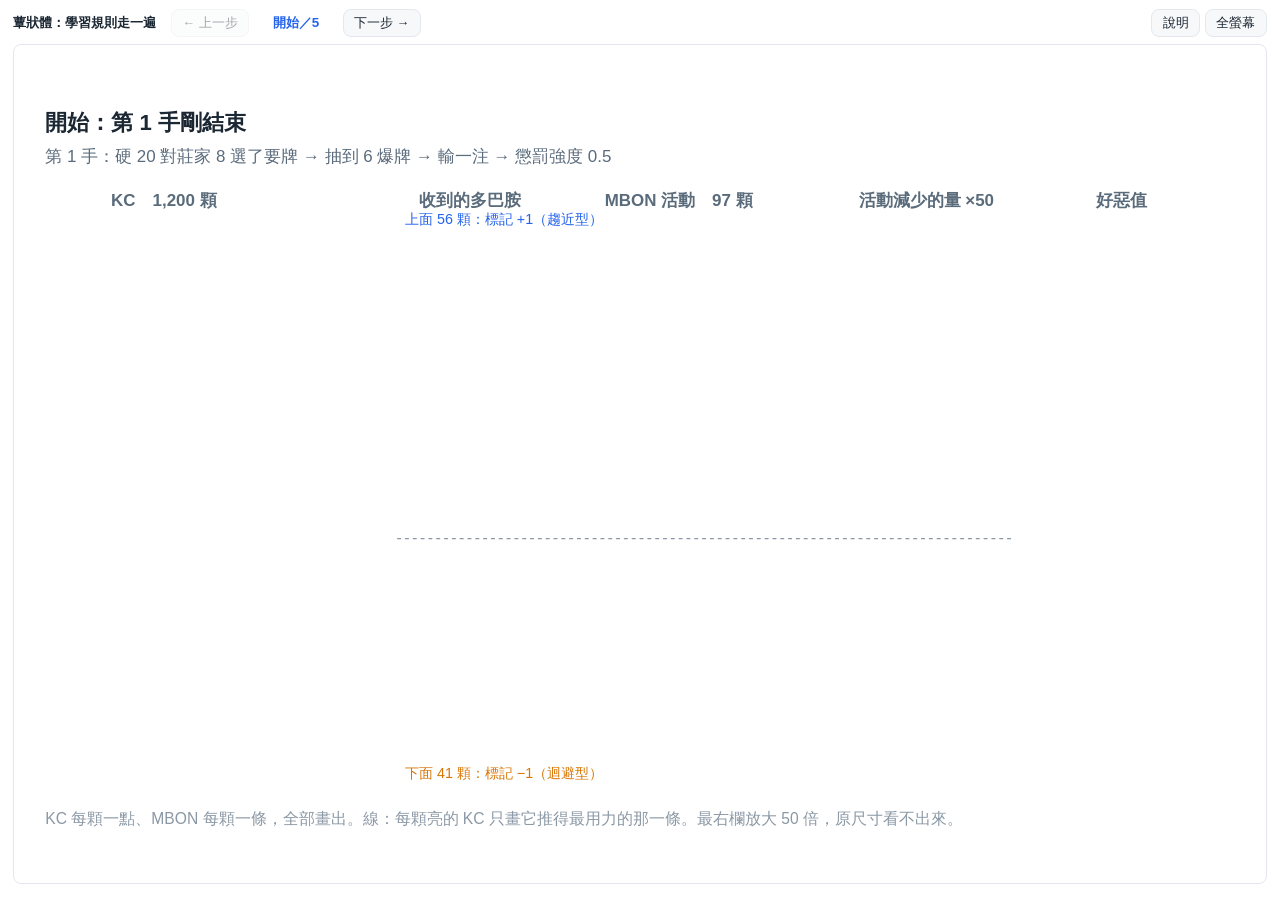
<file: learn.html>
<!doctype html>
<html lang="zh-Hant">
<head>
<meta charset="utf-8">
<meta name="viewport" content="width=device-width, initial-scale=1">
<meta name="robots" content="noindex">
<link rel="icon" href="data:,">
<title>學習規則走一遍｜蕈狀體學 21 點</title>
<style>
/* PART 1 圖 3 的單獨版：給簡報嵌入（PowerPoint 增益集）或離線用瀏覽器全螢幕開。由 scripts/make_learn_anim.py 產生，不要手改。
   單一檔案、不依賴其他檔，file:// 也能用。版面照視窗大小縮放，16:9 剛好填滿。
   網址參數：?s=0..5（從第幾步開始）&clean=1（只留圖，截圖用） */
:root{--ink:#1b2733;--soft:#5a6b7b;--faint:#8b98a5;--border:#e4e8ee;--panel:#f7f8fa;--accent:#2563eb;--accent-soft:#eef3fe;--fs:clamp(11px,1.05vw,24px)}
*{box-sizing:border-box}
html,body{height:100%;margin:0}
body{background:#fff;color:var(--ink);font-size:var(--fs);line-height:1.6;
  font-family:-apple-system,"Segoe UI","Noto Sans TC","Microsoft JhengHei","PingFang TC",Roboto,Helvetica,Arial,sans-serif;
  display:grid;grid-template-rows:auto minmax(0,1fr) auto;gap:.5em;padding:.7em 1em;overflow:hidden}
.anim-ctl{display:flex;flex-wrap:wrap;align-items:center;gap:.5em}
.name{font-weight:700;margin-right:.6em}
.anim-btn,.anim-act,.pbtn{font:inherit;font-size:.95em;padding:.2em .8em;border:1px solid var(--border);border-radius:8px;background:var(--panel);color:var(--ink);cursor:pointer}
.anim-btn:disabled{opacity:.4;cursor:default}
.anim-btn:hover:not(:disabled),.anim-act:hover,.pbtn:hover{border-color:var(--accent)}
.anim-btn:focus-visible,.anim-act:focus-visible,.pbtn:focus-visible{outline:2px solid var(--accent);outline-offset:2px}
.anim-step{font-weight:700;color:var(--accent);min-width:6em;text-align:center}
.anim-acts{color:var(--soft);display:flex;gap:.35em;align-items:center}
.anim-act.on{background:var(--accent);color:#fff;border-color:var(--accent)}
.right{margin-left:auto;display:flex;gap:.4em;align-items:center}
.pbtn[aria-pressed="true"]{background:var(--ink);color:#fff;border-color:var(--ink)}
.stage{min-height:0;display:flex;justify-content:center;align-items:center}
.anim-svg{display:block;height:100%;width:auto;max-width:100%;border:1px solid var(--border);border-radius:8px;background:#fff}
.desc{display:none;max-height:26vh;overflow:auto;border-top:1px solid var(--border);padding-top:.3em}
body.showdesc .desc{display:block}
.anim-steps{margin:0;padding:0;list-style:none;font-size:.95em}
.anim-steps li{display:none;padding:.2em .7em;border-left:3px solid var(--accent);background:var(--accent-soft)}
.anim-steps li.on{display:block}
.anim-steps li b{color:var(--ink)}
.desc .hint{color:var(--soft);margin:0}
.desc .figsrc{margin:.4em 0 0;font-size:.8em;color:var(--soft)}
body.clean{padding:0;grid-template-rows:minmax(0,1fr)}
body.clean .anim-ctl,body.clean .desc{display:none!important}
body.clean .anim-svg{border:0;border-radius:0}
</style>
</head>
<body>
<div id="p1learn" style="display:contents">
  <div class="anim-ctl">
    <span class="name">蕈狀體：學習規則走一遍</span>
    <button type="button" class="anim-btn" id="lrnPrev">← 上一步</button>
    <span class="anim-step" id="lrnStep">第 3 步／5</span>
    <button type="button" class="anim-btn" id="lrnNext">下一步 →</button>
    <span class="right"><button type="button" class="pbtn" id="lrnDesc" aria-pressed="false">說明</button><button type="button" class="pbtn" id="lrnFull">全螢幕</button></span>
  </div>
</div>
<div class="stage">
<svg class="anim-svg" viewBox="0 0 960 580" role="img" aria-labelledby="lrnTitle" xmlns="http://www.w3.org/2000/svg">
<title id="lrnTitle">第 1 手輸了之後的一次學習：72 顆亮的 KC、每顆 MBON 收到的多巴胺、MBON 活動與它減少的量</title>
<text id="lrnHead" x="24" y="34" font-size="17" font-weight="700" fill="#1b2733">第 3 步　削弱</text>
<text x="24" y="58" font-size="13" fill="#5a6b7b">第 1 手：硬 20 對莊家 8 選了要牌 → 抽到 6 爆牌 → 輸一注 → 懲罰強度 0.5</text>
<text x="115" y="92" text-anchor="middle" font-size="13" font-weight="700" fill="#5a6b7b">KC　1,200 顆</text>
<text x="350" y="92" text-anchor="middle" font-size="13" font-weight="700" fill="#5a6b7b">收到的多巴胺</text>
<text x="510" y="92" text-anchor="middle" font-size="13" font-weight="700" fill="#5a6b7b">MBON 活動　97 顆</text>
<text x="700" y="92" text-anchor="middle" font-size="13" font-weight="700" fill="#5a6b7b">活動減少的量 ×50</text>
<text x="850" y="92" text-anchor="middle" font-size="13" font-weight="700" fill="#5a6b7b">好惡值</text>
<g id="lrnLines" stroke="#dc2626" stroke-width="0.6" stroke-opacity="0.4">
<line x1="40" y1="117" x2="450" y2="441.7"/>
<line x1="120" y1="117" x2="450" y2="336.7"/>
<line x1="165" y1="117" x2="450" y2="198.1"/>
<line x1="65" y1="122" x2="450" y2="433.3"/>
<line x1="155" y1="122" x2="450" y2="193.9"/>
<line x1="170" y1="127" x2="450" y2="336.7"/>
<line x1="130" y1="132" x2="450" y2="235.9"/>
<line x1="125" y1="142" x2="450" y2="219.1"/>
<line x1="90" y1="152" x2="450" y2="261.1"/>
<line x1="135" y1="152" x2="450" y2="508.9"/>
<line x1="175" y1="157" x2="450" y2="181.3"/>
<line x1="75" y1="167" x2="450" y2="114.1"/>
<line x1="145" y1="167" x2="450" y2="391.3"/>
<line x1="70" y1="172" x2="450" y2="223.3"/>
<line x1="50" y1="177" x2="450" y2="378.7"/>
<line x1="120" y1="177" x2="450" y2="492.1"/>
<line x1="125" y1="177" x2="450" y2="391.3"/>
<line x1="60" y1="182" x2="450" y2="114.1"/>
<line x1="110" y1="182" x2="450" y2="466.9"/>
<line x1="145" y1="182" x2="450" y2="114.1"/>
<line x1="180" y1="182" x2="450" y2="294.7"/>
<line x1="185" y1="182" x2="450" y2="479.5"/>
<line x1="40" y1="187" x2="450" y2="378.7"/>
<line x1="55" y1="187" x2="450" y2="181.3"/>
<line x1="80" y1="187" x2="450" y2="114.1"/>
<line x1="110" y1="187" x2="450" y2="336.7"/>
<line x1="120" y1="187" x2="450" y2="214.9"/>
<line x1="145" y1="187" x2="450" y2="437.5"/>
<line x1="55" y1="192" x2="450" y2="391.3"/>
<line x1="105" y1="192" x2="450" y2="433.3"/>
<line x1="40" y1="197" x2="450" y2="118.3"/>
<line x1="45" y1="197" x2="450" y2="437.5"/>
<line x1="100" y1="197" x2="450" y2="189.7"/>
<line x1="130" y1="197" x2="450" y2="378.7"/>
<line x1="60" y1="207" x2="450" y2="374.5"/>
<line x1="85" y1="212" x2="450" y2="210.7"/>
<line x1="150" y1="212" x2="450" y2="445.9"/>
<line x1="180" y1="212" x2="450" y2="177.1"/>
<line x1="45" y1="217" x2="450" y2="214.9"/>
<line x1="180" y1="217" x2="450" y2="181.3"/>
<line x1="50" y1="222" x2="450" y2="290.5"/>
<line x1="70" y1="222" x2="450" y2="189.7"/>
<line x1="110" y1="222" x2="450" y2="181.3"/>
<line x1="170" y1="222" x2="450" y2="391.3"/>
<line x1="50" y1="232" x2="450" y2="252.7"/>
<line x1="50" y1="237" x2="450" y2="374.5"/>
<line x1="125" y1="237" x2="450" y2="177.1"/>
<line x1="140" y1="237" x2="450" y2="378.7"/>
<line x1="85" y1="242" x2="450" y2="391.3"/>
<line x1="95" y1="242" x2="450" y2="391.3"/>
<line x1="130" y1="242" x2="450" y2="261.1"/>
<line x1="180" y1="242" x2="450" y2="437.5"/>
<line x1="165" y1="247" x2="450" y2="181.3"/>
<line x1="80" y1="257" x2="450" y2="374.5"/>
<line x1="70" y1="262" x2="450" y2="437.5"/>
<line x1="120" y1="262" x2="450" y2="277.9"/>
<line x1="145" y1="262" x2="450" y2="185.5"/>
<line x1="95" y1="267" x2="450" y2="135.1"/>
<line x1="115" y1="267" x2="450" y2="114.1"/>
<line x1="135" y1="267" x2="450" y2="437.5"/>
<line x1="185" y1="267" x2="450" y2="219.1"/>
<line x1="180" y1="272" x2="450" y2="189.7"/>
<line x1="135" y1="277" x2="450" y2="114.1"/>
<line x1="75" y1="287" x2="450" y2="160.3"/>
<line x1="165" y1="287" x2="450" y2="135.1"/>
<line x1="75" y1="292" x2="450" y2="437.5"/>
<line x1="90" y1="292" x2="450" y2="177.1"/>
<line x1="95" y1="292" x2="450" y2="151.9"/>
<line x1="40" y1="302" x2="450" y2="235.9"/>
<line x1="115" y1="302" x2="450" y2="156.1"/>
<line x1="140" y1="302" x2="450" y2="391.3"/>
<line x1="80" y1="307" x2="450" y2="374.5"/>
</g>
<g id="lrnKC" fill="#1b2733">
<circle cx="40" cy="112" r="1.8" fill-opacity="0.08"/>
<circle cx="45" cy="112" r="1.8" fill-opacity="0.08"/>
<circle cx="50" cy="112" r="1.8" fill-opacity="0.08"/>
<circle cx="55" cy="112" r="1.8" fill-opacity="0.08"/>
<circle cx="60" cy="112" r="1.8" fill-opacity="0.08"/>
<circle cx="65" cy="112" r="1.8" fill-opacity="0.08"/>
<circle cx="70" cy="112" r="1.8" fill-opacity="0.08"/>
<circle cx="75" cy="112" r="1.8" fill-opacity="0.08"/>
<circle cx="80" cy="112" r="1.8" fill-opacity="0.08"/>
<circle cx="85" cy="112" r="1.8" fill-opacity="0.08"/>
<circle cx="90" cy="112" r="1.8" fill-opacity="0.08"/>
<circle cx="95" cy="112" r="1.8" fill-opacity="0.08"/>
<circle cx="100" cy="112" r="1.8" fill-opacity="0.08"/>
<circle cx="105" cy="112" r="1.8" fill-opacity="0.08"/>
<circle cx="110" cy="112" r="1.8" fill-opacity="0.08"/>
<circle cx="115" cy="112" r="1.8" fill-opacity="0.08"/>
<circle cx="120" cy="112" r="1.8" fill-opacity="0.08"/>
<circle cx="125" cy="112" r="1.8" fill-opacity="0.08"/>
<circle cx="130" cy="112" r="1.8" fill-opacity="0.08"/>
<circle cx="135" cy="112" r="1.8" fill-opacity="0.08"/>
<circle cx="140" cy="112" r="1.8" fill-opacity="0.08"/>
<circle cx="145" cy="112" r="1.8" fill-opacity="0.08"/>
<circle cx="150" cy="112" r="1.8" fill-opacity="0.08"/>
<circle cx="155" cy="112" r="1.8" fill-opacity="0.08"/>
<circle cx="160" cy="112" r="1.8" fill-opacity="0.08"/>
<circle cx="165" cy="112" r="1.8" fill-opacity="0.08"/>
<circle cx="170" cy="112" r="1.8" fill-opacity="0.08"/>
<circle cx="175" cy="112" r="1.8" fill-opacity="0.08"/>
<circle cx="180" cy="112" r="1.8" fill-opacity="0.08"/>
<circle cx="185" cy="112" r="1.8" fill-opacity="0.08"/>
<circle cx="40" cy="117" r="1.8" fill-opacity="0.68"/>
<circle cx="45" cy="117" r="1.8" fill-opacity="0.08"/>
<circle cx="50" cy="117" r="1.8" fill-opacity="0.08"/>
<circle cx="55" cy="117" r="1.8" fill-opacity="0.08"/>
<circle cx="60" cy="117" r="1.8" fill-opacity="0.08"/>
<circle cx="65" cy="117" r="1.8" fill-opacity="0.08"/>
<circle cx="70" cy="117" r="1.8" fill-opacity="0.08"/>
<circle cx="75" cy="117" r="1.8" fill-opacity="0.08"/>
<circle cx="80" cy="117" r="1.8" fill-opacity="0.08"/>
<circle cx="85" cy="117" r="1.8" fill-opacity="0.08"/>
<circle cx="90" cy="117" r="1.8" fill-opacity="0.08"/>
<circle cx="95" cy="117" r="1.8" fill-opacity="0.08"/>
<circle cx="100" cy="117" r="1.8" fill-opacity="0.08"/>
<circle cx="105" cy="117" r="1.8" fill-opacity="0.08"/>
<circle cx="110" cy="117" r="1.8" fill-opacity="0.08"/>
<circle cx="115" cy="117" r="1.8" fill-opacity="0.08"/>
<circle cx="120" cy="117" r="1.8" fill-opacity="0.57"/>
<circle cx="125" cy="117" r="1.8" fill-opacity="0.08"/>
<circle cx="130" cy="117" r="1.8" fill-opacity="0.08"/>
<circle cx="135" cy="117" r="1.8" fill-opacity="0.08"/>
<circle cx="140" cy="117" r="1.8" fill-opacity="0.08"/>
<circle cx="145" cy="117" r="1.8" fill-opacity="0.08"/>
<circle cx="150" cy="117" r="1.8" fill-opacity="0.08"/>
<circle cx="155" cy="117" r="1.8" fill-opacity="0.08"/>
<circle cx="160" cy="117" r="1.8" fill-opacity="0.08"/>
<circle cx="165" cy="117" r="1.8" fill-opacity="0.75"/>
<circle cx="170" cy="117" r="1.8" fill-opacity="0.08"/>
<circle cx="175" cy="117" r="1.8" fill-opacity="0.08"/>
<circle cx="180" cy="117" r="1.8" fill-opacity="0.08"/>
<circle cx="185" cy="117" r="1.8" fill-opacity="0.08"/>
<circle cx="40" cy="122" r="1.8" fill-opacity="0.08"/>
<circle cx="45" cy="122" r="1.8" fill-opacity="0.08"/>
<circle cx="50" cy="122" r="1.8" fill-opacity="0.08"/>
<circle cx="55" cy="122" r="1.8" fill-opacity="0.08"/>
<circle cx="60" cy="122" r="1.8" fill-opacity="0.08"/>
<circle cx="65" cy="122" r="1.8" fill-opacity="0.6"/>
<circle cx="70" cy="122" r="1.8" fill-opacity="0.08"/>
<circle cx="75" cy="122" r="1.8" fill-opacity="0.08"/>
<circle cx="80" cy="122" r="1.8" fill-opacity="0.08"/>
<circle cx="85" cy="122" r="1.8" fill-opacity="0.08"/>
<circle cx="90" cy="122" r="1.8" fill-opacity="0.08"/>
<circle cx="95" cy="122" r="1.8" fill-opacity="0.08"/>
<circle cx="100" cy="122" r="1.8" fill-opacity="0.08"/>
<circle cx="105" cy="122" r="1.8" fill-opacity="0.08"/>
<circle cx="110" cy="122" r="1.8" fill-opacity="0.08"/>
<circle cx="115" cy="122" r="1.8" fill-opacity="0.08"/>
<circle cx="120" cy="122" r="1.8" fill-opacity="0.08"/>
<circle cx="125" cy="122" r="1.8" fill-opacity="0.08"/>
<circle cx="130" cy="122" r="1.8" fill-opacity="0.08"/>
<circle cx="135" cy="122" r="1.8" fill-opacity="0.08"/>
<circle cx="140" cy="122" r="1.8" fill-opacity="0.08"/>
<circle cx="145" cy="122" r="1.8" fill-opacity="0.08"/>
<circle cx="150" cy="122" r="1.8" fill-opacity="0.08"/>
<circle cx="155" cy="122" r="1.8" fill-opacity="0.57"/>
<circle cx="160" cy="122" r="1.8" fill-opacity="0.08"/>
<circle cx="165" cy="122" r="1.8" fill-opacity="0.08"/>
<circle cx="170" cy="122" r="1.8" fill-opacity="0.08"/>
<circle cx="175" cy="122" r="1.8" fill-opacity="0.08"/>
<circle cx="180" cy="122" r="1.8" fill-opacity="0.08"/>
<circle cx="185" cy="122" r="1.8" fill-opacity="0.08"/>
<circle cx="40" cy="127" r="1.8" fill-opacity="0.08"/>
<circle cx="45" cy="127" r="1.8" fill-opacity="0.08"/>
<circle cx="50" cy="127" r="1.8" fill-opacity="0.08"/>
<circle cx="55" cy="127" r="1.8" fill-opacity="0.08"/>
<circle cx="60" cy="127" r="1.8" fill-opacity="0.08"/>
<circle cx="65" cy="127" r="1.8" fill-opacity="0.08"/>
<circle cx="70" cy="127" r="1.8" fill-opacity="0.08"/>
<circle cx="75" cy="127" r="1.8" fill-opacity="0.08"/>
<circle cx="80" cy="127" r="1.8" fill-opacity="0.08"/>
<circle cx="85" cy="127" r="1.8" fill-opacity="0.08"/>
<circle cx="90" cy="127" r="1.8" fill-opacity="0.08"/>
<circle cx="95" cy="127" r="1.8" fill-opacity="0.08"/>
<circle cx="100" cy="127" r="1.8" fill-opacity="0.08"/>
<circle cx="105" cy="127" r="1.8" fill-opacity="0.08"/>
<circle cx="110" cy="127" r="1.8" fill-opacity="0.08"/>
<circle cx="115" cy="127" r="1.8" fill-opacity="0.08"/>
<circle cx="120" cy="127" r="1.8" fill-opacity="0.08"/>
<circle cx="125" cy="127" r="1.8" fill-opacity="0.08"/>
<circle cx="130" cy="127" r="1.8" fill-opacity="0.08"/>
<circle cx="135" cy="127" r="1.8" fill-opacity="0.08"/>
<circle cx="140" cy="127" r="1.8" fill-opacity="0.08"/>
<circle cx="145" cy="127" r="1.8" fill-opacity="0.08"/>
<circle cx="150" cy="127" r="1.8" fill-opacity="0.08"/>
<circle cx="155" cy="127" r="1.8" fill-opacity="0.08"/>
<circle cx="160" cy="127" r="1.8" fill-opacity="0.08"/>
<circle cx="165" cy="127" r="1.8" fill-opacity="0.08"/>
<circle cx="170" cy="127" r="1.8" fill-opacity="0.59"/>
<circle cx="175" cy="127" r="1.8" fill-opacity="0.08"/>
<circle cx="180" cy="127" r="1.8" fill-opacity="0.08"/>
<circle cx="185" cy="127" r="1.8" fill-opacity="0.08"/>
<circle cx="40" cy="132" r="1.8" fill-opacity="0.08"/>
<circle cx="45" cy="132" r="1.8" fill-opacity="0.08"/>
<circle cx="50" cy="132" r="1.8" fill-opacity="0.08"/>
<circle cx="55" cy="132" r="1.8" fill-opacity="0.08"/>
<circle cx="60" cy="132" r="1.8" fill-opacity="0.08"/>
<circle cx="65" cy="132" r="1.8" fill-opacity="0.08"/>
<circle cx="70" cy="132" r="1.8" fill-opacity="0.08"/>
<circle cx="75" cy="132" r="1.8" fill-opacity="0.08"/>
<circle cx="80" cy="132" r="1.8" fill-opacity="0.08"/>
<circle cx="85" cy="132" r="1.8" fill-opacity="0.08"/>
<circle cx="90" cy="132" r="1.8" fill-opacity="0.08"/>
<circle cx="95" cy="132" r="1.8" fill-opacity="0.08"/>
<circle cx="100" cy="132" r="1.8" fill-opacity="0.08"/>
<circle cx="105" cy="132" r="1.8" fill-opacity="0.08"/>
<circle cx="110" cy="132" r="1.8" fill-opacity="0.08"/>
<circle cx="115" cy="132" r="1.8" fill-opacity="0.08"/>
<circle cx="120" cy="132" r="1.8" fill-opacity="0.08"/>
<circle cx="125" cy="132" r="1.8" fill-opacity="0.08"/>
<circle cx="130" cy="132" r="1.8" fill-opacity="0.6"/>
<circle cx="135" cy="132" r="1.8" fill-opacity="0.08"/>
<circle cx="140" cy="132" r="1.8" fill-opacity="0.08"/>
<circle cx="145" cy="132" r="1.8" fill-opacity="0.08"/>
<circle cx="150" cy="132" r="1.8" fill-opacity="0.08"/>
<circle cx="155" cy="132" r="1.8" fill-opacity="0.08"/>
<circle cx="160" cy="132" r="1.8" fill-opacity="0.08"/>
<circle cx="165" cy="132" r="1.8" fill-opacity="0.08"/>
<circle cx="170" cy="132" r="1.8" fill-opacity="0.08"/>
<circle cx="175" cy="132" r="1.8" fill-opacity="0.08"/>
<circle cx="180" cy="132" r="1.8" fill-opacity="0.08"/>
<circle cx="185" cy="132" r="1.8" fill-opacity="0.08"/>
<circle cx="40" cy="137" r="1.8" fill-opacity="0.08"/>
<circle cx="45" cy="137" r="1.8" fill-opacity="0.08"/>
<circle cx="50" cy="137" r="1.8" fill-opacity="0.08"/>
<circle cx="55" cy="137" r="1.8" fill-opacity="0.08"/>
<circle cx="60" cy="137" r="1.8" fill-opacity="0.08"/>
<circle cx="65" cy="137" r="1.8" fill-opacity="0.08"/>
<circle cx="70" cy="137" r="1.8" fill-opacity="0.08"/>
<circle cx="75" cy="137" r="1.8" fill-opacity="0.08"/>
<circle cx="80" cy="137" r="1.8" fill-opacity="0.08"/>
<circle cx="85" cy="137" r="1.8" fill-opacity="0.08"/>
<circle cx="90" cy="137" r="1.8" fill-opacity="0.08"/>
<circle cx="95" cy="137" r="1.8" fill-opacity="0.08"/>
<circle cx="100" cy="137" r="1.8" fill-opacity="0.08"/>
<circle cx="105" cy="137" r="1.8" fill-opacity="0.08"/>
<circle cx="110" cy="137" r="1.8" fill-opacity="0.08"/>
<circle cx="115" cy="137" r="1.8" fill-opacity="0.08"/>
<circle cx="120" cy="137" r="1.8" fill-opacity="0.08"/>
<circle cx="125" cy="137" r="1.8" fill-opacity="0.08"/>
<circle cx="130" cy="137" r="1.8" fill-opacity="0.08"/>
<circle cx="135" cy="137" r="1.8" fill-opacity="0.08"/>
<circle cx="140" cy="137" r="1.8" fill-opacity="0.08"/>
<circle cx="145" cy="137" r="1.8" fill-opacity="0.08"/>
<circle cx="150" cy="137" r="1.8" fill-opacity="0.08"/>
<circle cx="155" cy="137" r="1.8" fill-opacity="0.08"/>
<circle cx="160" cy="137" r="1.8" fill-opacity="0.08"/>
<circle cx="165" cy="137" r="1.8" fill-opacity="0.08"/>
<circle cx="170" cy="137" r="1.8" fill-opacity="0.08"/>
<circle cx="175" cy="137" r="1.8" fill-opacity="0.08"/>
<circle cx="180" cy="137" r="1.8" fill-opacity="0.08"/>
<circle cx="185" cy="137" r="1.8" fill-opacity="0.08"/>
<circle cx="40" cy="142" r="1.8" fill-opacity="0.08"/>
<circle cx="45" cy="142" r="1.8" fill-opacity="0.08"/>
<circle cx="50" cy="142" r="1.8" fill-opacity="0.08"/>
<circle cx="55" cy="142" r="1.8" fill-opacity="0.08"/>
<circle cx="60" cy="142" r="1.8" fill-opacity="0.08"/>
<circle cx="65" cy="142" r="1.8" fill-opacity="0.08"/>
<circle cx="70" cy="142" r="1.8" fill-opacity="0.08"/>
<circle cx="75" cy="142" r="1.8" fill-opacity="0.08"/>
<circle cx="80" cy="142" r="1.8" fill-opacity="0.08"/>
<circle cx="85" cy="142" r="1.8" fill-opacity="0.08"/>
<circle cx="90" cy="142" r="1.8" fill-opacity="0.08"/>
<circle cx="95" cy="142" r="1.8" fill-opacity="0.08"/>
<circle cx="100" cy="142" r="1.8" fill-opacity="0.08"/>
<circle cx="105" cy="142" r="1.8" fill-opacity="0.08"/>
<circle cx="110" cy="142" r="1.8" fill-opacity="0.08"/>
<circle cx="115" cy="142" r="1.8" fill-opacity="0.08"/>
<circle cx="120" cy="142" r="1.8" fill-opacity="0.08"/>
<circle cx="125" cy="142" r="1.8" fill-opacity="0.64"/>
<circle cx="130" cy="142" r="1.8" fill-opacity="0.08"/>
<circle cx="135" cy="142" r="1.8" fill-opacity="0.08"/>
<circle cx="140" cy="142" r="1.8" fill-opacity="0.08"/>
<circle cx="145" cy="142" r="1.8" fill-opacity="0.08"/>
<circle cx="150" cy="142" r="1.8" fill-opacity="0.08"/>
<circle cx="155" cy="142" r="1.8" fill-opacity="0.08"/>
<circle cx="160" cy="142" r="1.8" fill-opacity="0.08"/>
<circle cx="165" cy="142" r="1.8" fill-opacity="0.08"/>
<circle cx="170" cy="142" r="1.8" fill-opacity="0.08"/>
<circle cx="175" cy="142" r="1.8" fill-opacity="0.08"/>
<circle cx="180" cy="142" r="1.8" fill-opacity="0.08"/>
<circle cx="185" cy="142" r="1.8" fill-opacity="0.08"/>
<circle cx="40" cy="147" r="1.8" fill-opacity="0.08"/>
<circle cx="45" cy="147" r="1.8" fill-opacity="0.08"/>
<circle cx="50" cy="147" r="1.8" fill-opacity="0.08"/>
<circle cx="55" cy="147" r="1.8" fill-opacity="0.08"/>
<circle cx="60" cy="147" r="1.8" fill-opacity="0.08"/>
<circle cx="65" cy="147" r="1.8" fill-opacity="0.08"/>
<circle cx="70" cy="147" r="1.8" fill-opacity="0.08"/>
<circle cx="75" cy="147" r="1.8" fill-opacity="0.08"/>
<circle cx="80" cy="147" r="1.8" fill-opacity="0.08"/>
<circle cx="85" cy="147" r="1.8" fill-opacity="0.08"/>
<circle cx="90" cy="147" r="1.8" fill-opacity="0.08"/>
<circle cx="95" cy="147" r="1.8" fill-opacity="0.08"/>
<circle cx="100" cy="147" r="1.8" fill-opacity="0.08"/>
<circle cx="105" cy="147" r="1.8" fill-opacity="0.08"/>
<circle cx="110" cy="147" r="1.8" fill-opacity="0.08"/>
<circle cx="115" cy="147" r="1.8" fill-opacity="0.08"/>
<circle cx="120" cy="147" r="1.8" fill-opacity="0.08"/>
<circle cx="125" cy="147" r="1.8" fill-opacity="0.08"/>
<circle cx="130" cy="147" r="1.8" fill-opacity="0.08"/>
<circle cx="135" cy="147" r="1.8" fill-opacity="0.08"/>
<circle cx="140" cy="147" r="1.8" fill-opacity="0.08"/>
<circle cx="145" cy="147" r="1.8" fill-opacity="0.08"/>
<circle cx="150" cy="147" r="1.8" fill-opacity="0.08"/>
<circle cx="155" cy="147" r="1.8" fill-opacity="0.08"/>
<circle cx="160" cy="147" r="1.8" fill-opacity="0.08"/>
<circle cx="165" cy="147" r="1.8" fill-opacity="0.08"/>
<circle cx="170" cy="147" r="1.8" fill-opacity="0.08"/>
<circle cx="175" cy="147" r="1.8" fill-opacity="0.08"/>
<circle cx="180" cy="147" r="1.8" fill-opacity="0.08"/>
<circle cx="185" cy="147" r="1.8" fill-opacity="0.08"/>
<circle cx="40" cy="152" r="1.8" fill-opacity="0.08"/>
<circle cx="45" cy="152" r="1.8" fill-opacity="0.08"/>
<circle cx="50" cy="152" r="1.8" fill-opacity="0.08"/>
<circle cx="55" cy="152" r="1.8" fill-opacity="0.08"/>
<circle cx="60" cy="152" r="1.8" fill-opacity="0.08"/>
<circle cx="65" cy="152" r="1.8" fill-opacity="0.08"/>
<circle cx="70" cy="152" r="1.8" fill-opacity="0.08"/>
<circle cx="75" cy="152" r="1.8" fill-opacity="0.08"/>
<circle cx="80" cy="152" r="1.8" fill-opacity="0.08"/>
<circle cx="85" cy="152" r="1.8" fill-opacity="0.08"/>
<circle cx="90" cy="152" r="1.8" fill-opacity="0.61"/>
<circle cx="95" cy="152" r="1.8" fill-opacity="0.08"/>
<circle cx="100" cy="152" r="1.8" fill-opacity="0.08"/>
<circle cx="105" cy="152" r="1.8" fill-opacity="0.08"/>
<circle cx="110" cy="152" r="1.8" fill-opacity="0.08"/>
<circle cx="115" cy="152" r="1.8" fill-opacity="0.08"/>
<circle cx="120" cy="152" r="1.8" fill-opacity="0.08"/>
<circle cx="125" cy="152" r="1.8" fill-opacity="0.08"/>
<circle cx="130" cy="152" r="1.8" fill-opacity="0.08"/>
<circle cx="135" cy="152" r="1.8" fill-opacity="0.71"/>
<circle cx="140" cy="152" r="1.8" fill-opacity="0.08"/>
<circle cx="145" cy="152" r="1.8" fill-opacity="0.08"/>
<circle cx="150" cy="152" r="1.8" fill-opacity="0.08"/>
<circle cx="155" cy="152" r="1.8" fill-opacity="0.08"/>
<circle cx="160" cy="152" r="1.8" fill-opacity="0.08"/>
<circle cx="165" cy="152" r="1.8" fill-opacity="0.08"/>
<circle cx="170" cy="152" r="1.8" fill-opacity="0.08"/>
<circle cx="175" cy="152" r="1.8" fill-opacity="0.08"/>
<circle cx="180" cy="152" r="1.8" fill-opacity="0.08"/>
<circle cx="185" cy="152" r="1.8" fill-opacity="0.08"/>
<circle cx="40" cy="157" r="1.8" fill-opacity="0.08"/>
<circle cx="45" cy="157" r="1.8" fill-opacity="0.08"/>
<circle cx="50" cy="157" r="1.8" fill-opacity="0.08"/>
<circle cx="55" cy="157" r="1.8" fill-opacity="0.08"/>
<circle cx="60" cy="157" r="1.8" fill-opacity="0.08"/>
<circle cx="65" cy="157" r="1.8" fill-opacity="0.08"/>
<circle cx="70" cy="157" r="1.8" fill-opacity="0.08"/>
<circle cx="75" cy="157" r="1.8" fill-opacity="0.08"/>
<circle cx="80" cy="157" r="1.8" fill-opacity="0.08"/>
<circle cx="85" cy="157" r="1.8" fill-opacity="0.08"/>
<circle cx="90" cy="157" r="1.8" fill-opacity="0.08"/>
<circle cx="95" cy="157" r="1.8" fill-opacity="0.08"/>
<circle cx="100" cy="157" r="1.8" fill-opacity="0.08"/>
<circle cx="105" cy="157" r="1.8" fill-opacity="0.08"/>
<circle cx="110" cy="157" r="1.8" fill-opacity="0.08"/>
<circle cx="115" cy="157" r="1.8" fill-opacity="0.08"/>
<circle cx="120" cy="157" r="1.8" fill-opacity="0.08"/>
<circle cx="125" cy="157" r="1.8" fill-opacity="0.08"/>
<circle cx="130" cy="157" r="1.8" fill-opacity="0.08"/>
<circle cx="135" cy="157" r="1.8" fill-opacity="0.08"/>
<circle cx="140" cy="157" r="1.8" fill-opacity="0.08"/>
<circle cx="145" cy="157" r="1.8" fill-opacity="0.08"/>
<circle cx="150" cy="157" r="1.8" fill-opacity="0.08"/>
<circle cx="155" cy="157" r="1.8" fill-opacity="0.08"/>
<circle cx="160" cy="157" r="1.8" fill-opacity="0.08"/>
<circle cx="165" cy="157" r="1.8" fill-opacity="0.08"/>
<circle cx="170" cy="157" r="1.8" fill-opacity="0.08"/>
<circle cx="175" cy="157" r="1.8" fill-opacity="0.59"/>
<circle cx="180" cy="157" r="1.8" fill-opacity="0.08"/>
<circle cx="185" cy="157" r="1.8" fill-opacity="0.08"/>
<circle cx="40" cy="162" r="1.8" fill-opacity="0.08"/>
<circle cx="45" cy="162" r="1.8" fill-opacity="0.08"/>
<circle cx="50" cy="162" r="1.8" fill-opacity="0.08"/>
<circle cx="55" cy="162" r="1.8" fill-opacity="0.08"/>
<circle cx="60" cy="162" r="1.8" fill-opacity="0.08"/>
<circle cx="65" cy="162" r="1.8" fill-opacity="0.08"/>
<circle cx="70" cy="162" r="1.8" fill-opacity="0.08"/>
<circle cx="75" cy="162" r="1.8" fill-opacity="0.08"/>
<circle cx="80" cy="162" r="1.8" fill-opacity="0.08"/>
<circle cx="85" cy="162" r="1.8" fill-opacity="0.08"/>
<circle cx="90" cy="162" r="1.8" fill-opacity="0.08"/>
<circle cx="95" cy="162" r="1.8" fill-opacity="0.08"/>
<circle cx="100" cy="162" r="1.8" fill-opacity="0.08"/>
<circle cx="105" cy="162" r="1.8" fill-opacity="0.08"/>
<circle cx="110" cy="162" r="1.8" fill-opacity="0.08"/>
<circle cx="115" cy="162" r="1.8" fill-opacity="0.08"/>
<circle cx="120" cy="162" r="1.8" fill-opacity="0.08"/>
<circle cx="125" cy="162" r="1.8" fill-opacity="0.08"/>
<circle cx="130" cy="162" r="1.8" fill-opacity="0.08"/>
<circle cx="135" cy="162" r="1.8" fill-opacity="0.08"/>
<circle cx="140" cy="162" r="1.8" fill-opacity="0.08"/>
<circle cx="145" cy="162" r="1.8" fill-opacity="0.08"/>
<circle cx="150" cy="162" r="1.8" fill-opacity="0.08"/>
<circle cx="155" cy="162" r="1.8" fill-opacity="0.08"/>
<circle cx="160" cy="162" r="1.8" fill-opacity="0.08"/>
<circle cx="165" cy="162" r="1.8" fill-opacity="0.08"/>
<circle cx="170" cy="162" r="1.8" fill-opacity="0.08"/>
<circle cx="175" cy="162" r="1.8" fill-opacity="0.08"/>
<circle cx="180" cy="162" r="1.8" fill-opacity="0.08"/>
<circle cx="185" cy="162" r="1.8" fill-opacity="0.08"/>
<circle cx="40" cy="167" r="1.8" fill-opacity="0.08"/>
<circle cx="45" cy="167" r="1.8" fill-opacity="0.08"/>
<circle cx="50" cy="167" r="1.8" fill-opacity="0.08"/>
<circle cx="55" cy="167" r="1.8" fill-opacity="0.08"/>
<circle cx="60" cy="167" r="1.8" fill-opacity="0.08"/>
<circle cx="65" cy="167" r="1.8" fill-opacity="0.08"/>
<circle cx="70" cy="167" r="1.8" fill-opacity="0.08"/>
<circle cx="75" cy="167" r="1.8" fill-opacity="0.64"/>
<circle cx="80" cy="167" r="1.8" fill-opacity="0.08"/>
<circle cx="85" cy="167" r="1.8" fill-opacity="0.08"/>
<circle cx="90" cy="167" r="1.8" fill-opacity="0.08"/>
<circle cx="95" cy="167" r="1.8" fill-opacity="0.08"/>
<circle cx="100" cy="167" r="1.8" fill-opacity="0.08"/>
<circle cx="105" cy="167" r="1.8" fill-opacity="0.08"/>
<circle cx="110" cy="167" r="1.8" fill-opacity="0.08"/>
<circle cx="115" cy="167" r="1.8" fill-opacity="0.08"/>
<circle cx="120" cy="167" r="1.8" fill-opacity="0.08"/>
<circle cx="125" cy="167" r="1.8" fill-opacity="0.08"/>
<circle cx="130" cy="167" r="1.8" fill-opacity="0.08"/>
<circle cx="135" cy="167" r="1.8" fill-opacity="0.08"/>
<circle cx="140" cy="167" r="1.8" fill-opacity="0.08"/>
<circle cx="145" cy="167" r="1.8" fill-opacity="0.63"/>
<circle cx="150" cy="167" r="1.8" fill-opacity="0.08"/>
<circle cx="155" cy="167" r="1.8" fill-opacity="0.08"/>
<circle cx="160" cy="167" r="1.8" fill-opacity="0.08"/>
<circle cx="165" cy="167" r="1.8" fill-opacity="0.08"/>
<circle cx="170" cy="167" r="1.8" fill-opacity="0.08"/>
<circle cx="175" cy="167" r="1.8" fill-opacity="0.08"/>
<circle cx="180" cy="167" r="1.8" fill-opacity="0.08"/>
<circle cx="185" cy="167" r="1.8" fill-opacity="0.08"/>
<circle cx="40" cy="172" r="1.8" fill-opacity="0.08"/>
<circle cx="45" cy="172" r="1.8" fill-opacity="0.08"/>
<circle cx="50" cy="172" r="1.8" fill-opacity="0.08"/>
<circle cx="55" cy="172" r="1.8" fill-opacity="0.08"/>
<circle cx="60" cy="172" r="1.8" fill-opacity="0.08"/>
<circle cx="65" cy="172" r="1.8" fill-opacity="0.08"/>
<circle cx="70" cy="172" r="1.8" fill-opacity="0.73"/>
<circle cx="75" cy="172" r="1.8" fill-opacity="0.08"/>
<circle cx="80" cy="172" r="1.8" fill-opacity="0.08"/>
<circle cx="85" cy="172" r="1.8" fill-opacity="0.08"/>
<circle cx="90" cy="172" r="1.8" fill-opacity="0.08"/>
<circle cx="95" cy="172" r="1.8" fill-opacity="0.08"/>
<circle cx="100" cy="172" r="1.8" fill-opacity="0.08"/>
<circle cx="105" cy="172" r="1.8" fill-opacity="0.08"/>
<circle cx="110" cy="172" r="1.8" fill-opacity="0.08"/>
<circle cx="115" cy="172" r="1.8" fill-opacity="0.08"/>
<circle cx="120" cy="172" r="1.8" fill-opacity="0.08"/>
<circle cx="125" cy="172" r="1.8" fill-opacity="0.08"/>
<circle cx="130" cy="172" r="1.8" fill-opacity="0.08"/>
<circle cx="135" cy="172" r="1.8" fill-opacity="0.08"/>
<circle cx="140" cy="172" r="1.8" fill-opacity="0.08"/>
<circle cx="145" cy="172" r="1.8" fill-opacity="0.08"/>
<circle cx="150" cy="172" r="1.8" fill-opacity="0.08"/>
<circle cx="155" cy="172" r="1.8" fill-opacity="0.08"/>
<circle cx="160" cy="172" r="1.8" fill-opacity="0.08"/>
<circle cx="165" cy="172" r="1.8" fill-opacity="0.08"/>
<circle cx="170" cy="172" r="1.8" fill-opacity="0.08"/>
<circle cx="175" cy="172" r="1.8" fill-opacity="0.08"/>
<circle cx="180" cy="172" r="1.8" fill-opacity="0.08"/>
<circle cx="185" cy="172" r="1.8" fill-opacity="0.08"/>
<circle cx="40" cy="177" r="1.8" fill-opacity="0.08"/>
<circle cx="45" cy="177" r="1.8" fill-opacity="0.08"/>
<circle cx="50" cy="177" r="1.8" fill-opacity="0.63"/>
<circle cx="55" cy="177" r="1.8" fill-opacity="0.08"/>
<circle cx="60" cy="177" r="1.8" fill-opacity="0.08"/>
<circle cx="65" cy="177" r="1.8" fill-opacity="0.08"/>
<circle cx="70" cy="177" r="1.8" fill-opacity="0.08"/>
<circle cx="75" cy="177" r="1.8" fill-opacity="0.08"/>
<circle cx="80" cy="177" r="1.8" fill-opacity="0.08"/>
<circle cx="85" cy="177" r="1.8" fill-opacity="0.08"/>
<circle cx="90" cy="177" r="1.8" fill-opacity="0.08"/>
<circle cx="95" cy="177" r="1.8" fill-opacity="0.08"/>
<circle cx="100" cy="177" r="1.8" fill-opacity="0.08"/>
<circle cx="105" cy="177" r="1.8" fill-opacity="0.08"/>
<circle cx="110" cy="177" r="1.8" fill-opacity="0.08"/>
<circle cx="115" cy="177" r="1.8" fill-opacity="0.08"/>
<circle cx="120" cy="177" r="1.8" fill-opacity="0.58"/>
<circle cx="125" cy="177" r="1.8" fill-opacity="0.64"/>
<circle cx="130" cy="177" r="1.8" fill-opacity="0.08"/>
<circle cx="135" cy="177" r="1.8" fill-opacity="0.08"/>
<circle cx="140" cy="177" r="1.8" fill-opacity="0.08"/>
<circle cx="145" cy="177" r="1.8" fill-opacity="0.08"/>
<circle cx="150" cy="177" r="1.8" fill-opacity="0.08"/>
<circle cx="155" cy="177" r="1.8" fill-opacity="0.08"/>
<circle cx="160" cy="177" r="1.8" fill-opacity="0.08"/>
<circle cx="165" cy="177" r="1.8" fill-opacity="0.08"/>
<circle cx="170" cy="177" r="1.8" fill-opacity="0.08"/>
<circle cx="175" cy="177" r="1.8" fill-opacity="0.08"/>
<circle cx="180" cy="177" r="1.8" fill-opacity="0.08"/>
<circle cx="185" cy="177" r="1.8" fill-opacity="0.08"/>
<circle cx="40" cy="182" r="1.8" fill-opacity="0.08"/>
<circle cx="45" cy="182" r="1.8" fill-opacity="0.08"/>
<circle cx="50" cy="182" r="1.8" fill-opacity="0.08"/>
<circle cx="55" cy="182" r="1.8" fill-opacity="0.08"/>
<circle cx="60" cy="182" r="1.8" fill-opacity="0.69"/>
<circle cx="65" cy="182" r="1.8" fill-opacity="0.08"/>
<circle cx="70" cy="182" r="1.8" fill-opacity="0.08"/>
<circle cx="75" cy="182" r="1.8" fill-opacity="0.08"/>
<circle cx="80" cy="182" r="1.8" fill-opacity="0.08"/>
<circle cx="85" cy="182" r="1.8" fill-opacity="0.08"/>
<circle cx="90" cy="182" r="1.8" fill-opacity="0.08"/>
<circle cx="95" cy="182" r="1.8" fill-opacity="0.08"/>
<circle cx="100" cy="182" r="1.8" fill-opacity="0.08"/>
<circle cx="105" cy="182" r="1.8" fill-opacity="0.08"/>
<circle cx="110" cy="182" r="1.8" fill-opacity="0.63"/>
<circle cx="115" cy="182" r="1.8" fill-opacity="0.08"/>
<circle cx="120" cy="182" r="1.8" fill-opacity="0.08"/>
<circle cx="125" cy="182" r="1.8" fill-opacity="0.08"/>
<circle cx="130" cy="182" r="1.8" fill-opacity="0.08"/>
<circle cx="135" cy="182" r="1.8" fill-opacity="0.08"/>
<circle cx="140" cy="182" r="1.8" fill-opacity="0.08"/>
<circle cx="145" cy="182" r="1.8" fill-opacity="0.64"/>
<circle cx="150" cy="182" r="1.8" fill-opacity="0.08"/>
<circle cx="155" cy="182" r="1.8" fill-opacity="0.08"/>
<circle cx="160" cy="182" r="1.8" fill-opacity="0.08"/>
<circle cx="165" cy="182" r="1.8" fill-opacity="0.08"/>
<circle cx="170" cy="182" r="1.8" fill-opacity="0.08"/>
<circle cx="175" cy="182" r="1.8" fill-opacity="0.08"/>
<circle cx="180" cy="182" r="1.8" fill-opacity="0.58"/>
<circle cx="185" cy="182" r="1.8" fill-opacity="0.62"/>
<circle cx="40" cy="187" r="1.8" fill-opacity="0.6"/>
<circle cx="45" cy="187" r="1.8" fill-opacity="0.08"/>
<circle cx="50" cy="187" r="1.8" fill-opacity="0.08"/>
<circle cx="55" cy="187" r="1.8" fill-opacity="0.88"/>
<circle cx="60" cy="187" r="1.8" fill-opacity="0.08"/>
<circle cx="65" cy="187" r="1.8" fill-opacity="0.08"/>
<circle cx="70" cy="187" r="1.8" fill-opacity="0.08"/>
<circle cx="75" cy="187" r="1.8" fill-opacity="0.08"/>
<circle cx="80" cy="187" r="1.8" fill-opacity="0.57"/>
<circle cx="85" cy="187" r="1.8" fill-opacity="0.08"/>
<circle cx="90" cy="187" r="1.8" fill-opacity="0.08"/>
<circle cx="95" cy="187" r="1.8" fill-opacity="0.08"/>
<circle cx="100" cy="187" r="1.8" fill-opacity="0.08"/>
<circle cx="105" cy="187" r="1.8" fill-opacity="0.08"/>
<circle cx="110" cy="187" r="1.8" fill-opacity="0.7"/>
<circle cx="115" cy="187" r="1.8" fill-opacity="0.08"/>
<circle cx="120" cy="187" r="1.8" fill-opacity="0.97"/>
<circle cx="125" cy="187" r="1.8" fill-opacity="0.08"/>
<circle cx="130" cy="187" r="1.8" fill-opacity="0.08"/>
<circle cx="135" cy="187" r="1.8" fill-opacity="0.08"/>
<circle cx="140" cy="187" r="1.8" fill-opacity="0.08"/>
<circle cx="145" cy="187" r="1.8" fill-opacity="0.61"/>
<circle cx="150" cy="187" r="1.8" fill-opacity="0.08"/>
<circle cx="155" cy="187" r="1.8" fill-opacity="0.08"/>
<circle cx="160" cy="187" r="1.8" fill-opacity="0.08"/>
<circle cx="165" cy="187" r="1.8" fill-opacity="0.08"/>
<circle cx="170" cy="187" r="1.8" fill-opacity="0.08"/>
<circle cx="175" cy="187" r="1.8" fill-opacity="0.08"/>
<circle cx="180" cy="187" r="1.8" fill-opacity="0.08"/>
<circle cx="185" cy="187" r="1.8" fill-opacity="0.08"/>
<circle cx="40" cy="192" r="1.8" fill-opacity="0.08"/>
<circle cx="45" cy="192" r="1.8" fill-opacity="0.08"/>
<circle cx="50" cy="192" r="1.8" fill-opacity="0.08"/>
<circle cx="55" cy="192" r="1.8" fill-opacity="0.58"/>
<circle cx="60" cy="192" r="1.8" fill-opacity="0.08"/>
<circle cx="65" cy="192" r="1.8" fill-opacity="0.08"/>
<circle cx="70" cy="192" r="1.8" fill-opacity="0.08"/>
<circle cx="75" cy="192" r="1.8" fill-opacity="0.08"/>
<circle cx="80" cy="192" r="1.8" fill-opacity="0.08"/>
<circle cx="85" cy="192" r="1.8" fill-opacity="0.08"/>
<circle cx="90" cy="192" r="1.8" fill-opacity="0.08"/>
<circle cx="95" cy="192" r="1.8" fill-opacity="0.08"/>
<circle cx="100" cy="192" r="1.8" fill-opacity="0.08"/>
<circle cx="105" cy="192" r="1.8" fill-opacity="0.58"/>
<circle cx="110" cy="192" r="1.8" fill-opacity="0.08"/>
<circle cx="115" cy="192" r="1.8" fill-opacity="0.08"/>
<circle cx="120" cy="192" r="1.8" fill-opacity="0.08"/>
<circle cx="125" cy="192" r="1.8" fill-opacity="0.08"/>
<circle cx="130" cy="192" r="1.8" fill-opacity="0.08"/>
<circle cx="135" cy="192" r="1.8" fill-opacity="0.08"/>
<circle cx="140" cy="192" r="1.8" fill-opacity="0.08"/>
<circle cx="145" cy="192" r="1.8" fill-opacity="0.08"/>
<circle cx="150" cy="192" r="1.8" fill-opacity="0.08"/>
<circle cx="155" cy="192" r="1.8" fill-opacity="0.08"/>
<circle cx="160" cy="192" r="1.8" fill-opacity="0.08"/>
<circle cx="165" cy="192" r="1.8" fill-opacity="0.08"/>
<circle cx="170" cy="192" r="1.8" fill-opacity="0.08"/>
<circle cx="175" cy="192" r="1.8" fill-opacity="0.08"/>
<circle cx="180" cy="192" r="1.8" fill-opacity="0.08"/>
<circle cx="185" cy="192" r="1.8" fill-opacity="0.08"/>
<circle cx="40" cy="197" r="1.8" fill-opacity="0.59"/>
<circle cx="45" cy="197" r="1.8" fill-opacity="0.67"/>
<circle cx="50" cy="197" r="1.8" fill-opacity="0.08"/>
<circle cx="55" cy="197" r="1.8" fill-opacity="0.08"/>
<circle cx="60" cy="197" r="1.8" fill-opacity="0.08"/>
<circle cx="65" cy="197" r="1.8" fill-opacity="0.08"/>
<circle cx="70" cy="197" r="1.8" fill-opacity="0.08"/>
<circle cx="75" cy="197" r="1.8" fill-opacity="0.08"/>
<circle cx="80" cy="197" r="1.8" fill-opacity="0.08"/>
<circle cx="85" cy="197" r="1.8" fill-opacity="0.08"/>
<circle cx="90" cy="197" r="1.8" fill-opacity="0.08"/>
<circle cx="95" cy="197" r="1.8" fill-opacity="0.08"/>
<circle cx="100" cy="197" r="1.8" fill-opacity="0.71"/>
<circle cx="105" cy="197" r="1.8" fill-opacity="0.08"/>
<circle cx="110" cy="197" r="1.8" fill-opacity="0.08"/>
<circle cx="115" cy="197" r="1.8" fill-opacity="0.08"/>
<circle cx="120" cy="197" r="1.8" fill-opacity="0.08"/>
<circle cx="125" cy="197" r="1.8" fill-opacity="0.08"/>
<circle cx="130" cy="197" r="1.8" fill-opacity="0.61"/>
<circle cx="135" cy="197" r="1.8" fill-opacity="0.08"/>
<circle cx="140" cy="197" r="1.8" fill-opacity="0.08"/>
<circle cx="145" cy="197" r="1.8" fill-opacity="0.08"/>
<circle cx="150" cy="197" r="1.8" fill-opacity="0.08"/>
<circle cx="155" cy="197" r="1.8" fill-opacity="0.08"/>
<circle cx="160" cy="197" r="1.8" fill-opacity="0.08"/>
<circle cx="165" cy="197" r="1.8" fill-opacity="0.08"/>
<circle cx="170" cy="197" r="1.8" fill-opacity="0.08"/>
<circle cx="175" cy="197" r="1.8" fill-opacity="0.08"/>
<circle cx="180" cy="197" r="1.8" fill-opacity="0.08"/>
<circle cx="185" cy="197" r="1.8" fill-opacity="0.08"/>
<circle cx="40" cy="202" r="1.8" fill-opacity="0.08"/>
<circle cx="45" cy="202" r="1.8" fill-opacity="0.08"/>
<circle cx="50" cy="202" r="1.8" fill-opacity="0.08"/>
<circle cx="55" cy="202" r="1.8" fill-opacity="0.08"/>
<circle cx="60" cy="202" r="1.8" fill-opacity="0.08"/>
<circle cx="65" cy="202" r="1.8" fill-opacity="0.08"/>
<circle cx="70" cy="202" r="1.8" fill-opacity="0.08"/>
<circle cx="75" cy="202" r="1.8" fill-opacity="0.08"/>
<circle cx="80" cy="202" r="1.8" fill-opacity="0.08"/>
<circle cx="85" cy="202" r="1.8" fill-opacity="0.08"/>
<circle cx="90" cy="202" r="1.8" fill-opacity="0.08"/>
<circle cx="95" cy="202" r="1.8" fill-opacity="0.08"/>
<circle cx="100" cy="202" r="1.8" fill-opacity="0.08"/>
<circle cx="105" cy="202" r="1.8" fill-opacity="0.08"/>
<circle cx="110" cy="202" r="1.8" fill-opacity="0.08"/>
<circle cx="115" cy="202" r="1.8" fill-opacity="0.08"/>
<circle cx="120" cy="202" r="1.8" fill-opacity="0.08"/>
<circle cx="125" cy="202" r="1.8" fill-opacity="0.08"/>
<circle cx="130" cy="202" r="1.8" fill-opacity="0.08"/>
<circle cx="135" cy="202" r="1.8" fill-opacity="0.08"/>
<circle cx="140" cy="202" r="1.8" fill-opacity="0.08"/>
<circle cx="145" cy="202" r="1.8" fill-opacity="0.08"/>
<circle cx="150" cy="202" r="1.8" fill-opacity="0.08"/>
<circle cx="155" cy="202" r="1.8" fill-opacity="0.08"/>
<circle cx="160" cy="202" r="1.8" fill-opacity="0.08"/>
<circle cx="165" cy="202" r="1.8" fill-opacity="0.08"/>
<circle cx="170" cy="202" r="1.8" fill-opacity="0.08"/>
<circle cx="175" cy="202" r="1.8" fill-opacity="0.08"/>
<circle cx="180" cy="202" r="1.8" fill-opacity="0.08"/>
<circle cx="185" cy="202" r="1.8" fill-opacity="0.08"/>
<circle cx="40" cy="207" r="1.8" fill-opacity="0.08"/>
<circle cx="45" cy="207" r="1.8" fill-opacity="0.08"/>
<circle cx="50" cy="207" r="1.8" fill-opacity="0.08"/>
<circle cx="55" cy="207" r="1.8" fill-opacity="0.08"/>
<circle cx="60" cy="207" r="1.8" fill-opacity="0.68"/>
<circle cx="65" cy="207" r="1.8" fill-opacity="0.08"/>
<circle cx="70" cy="207" r="1.8" fill-opacity="0.08"/>
<circle cx="75" cy="207" r="1.8" fill-opacity="0.08"/>
<circle cx="80" cy="207" r="1.8" fill-opacity="0.08"/>
<circle cx="85" cy="207" r="1.8" fill-opacity="0.08"/>
<circle cx="90" cy="207" r="1.8" fill-opacity="0.08"/>
<circle cx="95" cy="207" r="1.8" fill-opacity="0.08"/>
<circle cx="100" cy="207" r="1.8" fill-opacity="0.08"/>
<circle cx="105" cy="207" r="1.8" fill-opacity="0.08"/>
<circle cx="110" cy="207" r="1.8" fill-opacity="0.08"/>
<circle cx="115" cy="207" r="1.8" fill-opacity="0.08"/>
<circle cx="120" cy="207" r="1.8" fill-opacity="0.08"/>
<circle cx="125" cy="207" r="1.8" fill-opacity="0.08"/>
<circle cx="130" cy="207" r="1.8" fill-opacity="0.08"/>
<circle cx="135" cy="207" r="1.8" fill-opacity="0.08"/>
<circle cx="140" cy="207" r="1.8" fill-opacity="0.08"/>
<circle cx="145" cy="207" r="1.8" fill-opacity="0.08"/>
<circle cx="150" cy="207" r="1.8" fill-opacity="0.08"/>
<circle cx="155" cy="207" r="1.8" fill-opacity="0.08"/>
<circle cx="160" cy="207" r="1.8" fill-opacity="0.08"/>
<circle cx="165" cy="207" r="1.8" fill-opacity="0.08"/>
<circle cx="170" cy="207" r="1.8" fill-opacity="0.08"/>
<circle cx="175" cy="207" r="1.8" fill-opacity="0.08"/>
<circle cx="180" cy="207" r="1.8" fill-opacity="0.08"/>
<circle cx="185" cy="207" r="1.8" fill-opacity="0.08"/>
<circle cx="40" cy="212" r="1.8" fill-opacity="0.08"/>
<circle cx="45" cy="212" r="1.8" fill-opacity="0.08"/>
<circle cx="50" cy="212" r="1.8" fill-opacity="0.08"/>
<circle cx="55" cy="212" r="1.8" fill-opacity="0.08"/>
<circle cx="60" cy="212" r="1.8" fill-opacity="0.08"/>
<circle cx="65" cy="212" r="1.8" fill-opacity="0.08"/>
<circle cx="70" cy="212" r="1.8" fill-opacity="0.08"/>
<circle cx="75" cy="212" r="1.8" fill-opacity="0.08"/>
<circle cx="80" cy="212" r="1.8" fill-opacity="0.08"/>
<circle cx="85" cy="212" r="1.8" fill-opacity="0.71"/>
<circle cx="90" cy="212" r="1.8" fill-opacity="0.08"/>
<circle cx="95" cy="212" r="1.8" fill-opacity="0.08"/>
<circle cx="100" cy="212" r="1.8" fill-opacity="0.08"/>
<circle cx="105" cy="212" r="1.8" fill-opacity="0.08"/>
<circle cx="110" cy="212" r="1.8" fill-opacity="0.08"/>
<circle cx="115" cy="212" r="1.8" fill-opacity="0.08"/>
<circle cx="120" cy="212" r="1.8" fill-opacity="0.08"/>
<circle cx="125" cy="212" r="1.8" fill-opacity="0.08"/>
<circle cx="130" cy="212" r="1.8" fill-opacity="0.08"/>
<circle cx="135" cy="212" r="1.8" fill-opacity="0.08"/>
<circle cx="140" cy="212" r="1.8" fill-opacity="0.08"/>
<circle cx="145" cy="212" r="1.8" fill-opacity="0.08"/>
<circle cx="150" cy="212" r="1.8" fill-opacity="0.62"/>
<circle cx="155" cy="212" r="1.8" fill-opacity="0.08"/>
<circle cx="160" cy="212" r="1.8" fill-opacity="0.08"/>
<circle cx="165" cy="212" r="1.8" fill-opacity="0.08"/>
<circle cx="170" cy="212" r="1.8" fill-opacity="0.08"/>
<circle cx="175" cy="212" r="1.8" fill-opacity="0.08"/>
<circle cx="180" cy="212" r="1.8" fill-opacity="0.56"/>
<circle cx="185" cy="212" r="1.8" fill-opacity="0.08"/>
<circle cx="40" cy="217" r="1.8" fill-opacity="0.08"/>
<circle cx="45" cy="217" r="1.8" fill-opacity="0.97"/>
<circle cx="50" cy="217" r="1.8" fill-opacity="0.08"/>
<circle cx="55" cy="217" r="1.8" fill-opacity="0.08"/>
<circle cx="60" cy="217" r="1.8" fill-opacity="0.08"/>
<circle cx="65" cy="217" r="1.8" fill-opacity="0.08"/>
<circle cx="70" cy="217" r="1.8" fill-opacity="0.08"/>
<circle cx="75" cy="217" r="1.8" fill-opacity="0.08"/>
<circle cx="80" cy="217" r="1.8" fill-opacity="0.08"/>
<circle cx="85" cy="217" r="1.8" fill-opacity="0.08"/>
<circle cx="90" cy="217" r="1.8" fill-opacity="0.08"/>
<circle cx="95" cy="217" r="1.8" fill-opacity="0.08"/>
<circle cx="100" cy="217" r="1.8" fill-opacity="0.08"/>
<circle cx="105" cy="217" r="1.8" fill-opacity="0.08"/>
<circle cx="110" cy="217" r="1.8" fill-opacity="0.08"/>
<circle cx="115" cy="217" r="1.8" fill-opacity="0.08"/>
<circle cx="120" cy="217" r="1.8" fill-opacity="0.08"/>
<circle cx="125" cy="217" r="1.8" fill-opacity="0.08"/>
<circle cx="130" cy="217" r="1.8" fill-opacity="0.08"/>
<circle cx="135" cy="217" r="1.8" fill-opacity="0.08"/>
<circle cx="140" cy="217" r="1.8" fill-opacity="0.08"/>
<circle cx="145" cy="217" r="1.8" fill-opacity="0.08"/>
<circle cx="150" cy="217" r="1.8" fill-opacity="0.08"/>
<circle cx="155" cy="217" r="1.8" fill-opacity="0.08"/>
<circle cx="160" cy="217" r="1.8" fill-opacity="0.08"/>
<circle cx="165" cy="217" r="1.8" fill-opacity="0.08"/>
<circle cx="170" cy="217" r="1.8" fill-opacity="0.08"/>
<circle cx="175" cy="217" r="1.8" fill-opacity="0.08"/>
<circle cx="180" cy="217" r="1.8" fill-opacity="0.69"/>
<circle cx="185" cy="217" r="1.8" fill-opacity="0.08"/>
<circle cx="40" cy="222" r="1.8" fill-opacity="0.08"/>
<circle cx="45" cy="222" r="1.8" fill-opacity="0.08"/>
<circle cx="50" cy="222" r="1.8" fill-opacity="0.65"/>
<circle cx="55" cy="222" r="1.8" fill-opacity="0.08"/>
<circle cx="60" cy="222" r="1.8" fill-opacity="0.08"/>
<circle cx="65" cy="222" r="1.8" fill-opacity="0.08"/>
<circle cx="70" cy="222" r="1.8" fill-opacity="0.66"/>
<circle cx="75" cy="222" r="1.8" fill-opacity="0.08"/>
<circle cx="80" cy="222" r="1.8" fill-opacity="0.08"/>
<circle cx="85" cy="222" r="1.8" fill-opacity="0.08"/>
<circle cx="90" cy="222" r="1.8" fill-opacity="0.08"/>
<circle cx="95" cy="222" r="1.8" fill-opacity="0.08"/>
<circle cx="100" cy="222" r="1.8" fill-opacity="0.08"/>
<circle cx="105" cy="222" r="1.8" fill-opacity="0.08"/>
<circle cx="110" cy="222" r="1.8" fill-opacity="0.58"/>
<circle cx="115" cy="222" r="1.8" fill-opacity="0.08"/>
<circle cx="120" cy="222" r="1.8" fill-opacity="0.08"/>
<circle cx="125" cy="222" r="1.8" fill-opacity="0.08"/>
<circle cx="130" cy="222" r="1.8" fill-opacity="0.08"/>
<circle cx="135" cy="222" r="1.8" fill-opacity="0.08"/>
<circle cx="140" cy="222" r="1.8" fill-opacity="0.08"/>
<circle cx="145" cy="222" r="1.8" fill-opacity="0.08"/>
<circle cx="150" cy="222" r="1.8" fill-opacity="0.08"/>
<circle cx="155" cy="222" r="1.8" fill-opacity="0.08"/>
<circle cx="160" cy="222" r="1.8" fill-opacity="0.08"/>
<circle cx="165" cy="222" r="1.8" fill-opacity="0.08"/>
<circle cx="170" cy="222" r="1.8" fill-opacity="0.79"/>
<circle cx="175" cy="222" r="1.8" fill-opacity="0.08"/>
<circle cx="180" cy="222" r="1.8" fill-opacity="0.08"/>
<circle cx="185" cy="222" r="1.8" fill-opacity="0.08"/>
<circle cx="40" cy="227" r="1.8" fill-opacity="0.08"/>
<circle cx="45" cy="227" r="1.8" fill-opacity="0.08"/>
<circle cx="50" cy="227" r="1.8" fill-opacity="0.08"/>
<circle cx="55" cy="227" r="1.8" fill-opacity="0.08"/>
<circle cx="60" cy="227" r="1.8" fill-opacity="0.08"/>
<circle cx="65" cy="227" r="1.8" fill-opacity="0.08"/>
<circle cx="70" cy="227" r="1.8" fill-opacity="0.08"/>
<circle cx="75" cy="227" r="1.8" fill-opacity="0.08"/>
<circle cx="80" cy="227" r="1.8" fill-opacity="0.08"/>
<circle cx="85" cy="227" r="1.8" fill-opacity="0.08"/>
<circle cx="90" cy="227" r="1.8" fill-opacity="0.08"/>
<circle cx="95" cy="227" r="1.8" fill-opacity="0.08"/>
<circle cx="100" cy="227" r="1.8" fill-opacity="0.08"/>
<circle cx="105" cy="227" r="1.8" fill-opacity="0.08"/>
<circle cx="110" cy="227" r="1.8" fill-opacity="0.08"/>
<circle cx="115" cy="227" r="1.8" fill-opacity="0.08"/>
<circle cx="120" cy="227" r="1.8" fill-opacity="0.08"/>
<circle cx="125" cy="227" r="1.8" fill-opacity="0.08"/>
<circle cx="130" cy="227" r="1.8" fill-opacity="0.08"/>
<circle cx="135" cy="227" r="1.8" fill-opacity="0.08"/>
<circle cx="140" cy="227" r="1.8" fill-opacity="0.08"/>
<circle cx="145" cy="227" r="1.8" fill-opacity="0.08"/>
<circle cx="150" cy="227" r="1.8" fill-opacity="0.08"/>
<circle cx="155" cy="227" r="1.8" fill-opacity="0.08"/>
<circle cx="160" cy="227" r="1.8" fill-opacity="0.08"/>
<circle cx="165" cy="227" r="1.8" fill-opacity="0.08"/>
<circle cx="170" cy="227" r="1.8" fill-opacity="0.08"/>
<circle cx="175" cy="227" r="1.8" fill-opacity="0.08"/>
<circle cx="180" cy="227" r="1.8" fill-opacity="0.08"/>
<circle cx="185" cy="227" r="1.8" fill-opacity="0.08"/>
<circle cx="40" cy="232" r="1.8" fill-opacity="0.08"/>
<circle cx="45" cy="232" r="1.8" fill-opacity="0.08"/>
<circle cx="50" cy="232" r="1.8" fill-opacity="0.61"/>
<circle cx="55" cy="232" r="1.8" fill-opacity="0.08"/>
<circle cx="60" cy="232" r="1.8" fill-opacity="0.08"/>
<circle cx="65" cy="232" r="1.8" fill-opacity="0.08"/>
<circle cx="70" cy="232" r="1.8" fill-opacity="0.08"/>
<circle cx="75" cy="232" r="1.8" fill-opacity="0.08"/>
<circle cx="80" cy="232" r="1.8" fill-opacity="0.08"/>
<circle cx="85" cy="232" r="1.8" fill-opacity="0.08"/>
<circle cx="90" cy="232" r="1.8" fill-opacity="0.08"/>
<circle cx="95" cy="232" r="1.8" fill-opacity="0.08"/>
<circle cx="100" cy="232" r="1.8" fill-opacity="0.08"/>
<circle cx="105" cy="232" r="1.8" fill-opacity="0.08"/>
<circle cx="110" cy="232" r="1.8" fill-opacity="0.08"/>
<circle cx="115" cy="232" r="1.8" fill-opacity="0.08"/>
<circle cx="120" cy="232" r="1.8" fill-opacity="0.08"/>
<circle cx="125" cy="232" r="1.8" fill-opacity="0.08"/>
<circle cx="130" cy="232" r="1.8" fill-opacity="0.08"/>
<circle cx="135" cy="232" r="1.8" fill-opacity="0.08"/>
<circle cx="140" cy="232" r="1.8" fill-opacity="0.08"/>
<circle cx="145" cy="232" r="1.8" fill-opacity="0.08"/>
<circle cx="150" cy="232" r="1.8" fill-opacity="0.08"/>
<circle cx="155" cy="232" r="1.8" fill-opacity="0.08"/>
<circle cx="160" cy="232" r="1.8" fill-opacity="0.08"/>
<circle cx="165" cy="232" r="1.8" fill-opacity="0.08"/>
<circle cx="170" cy="232" r="1.8" fill-opacity="0.08"/>
<circle cx="175" cy="232" r="1.8" fill-opacity="0.08"/>
<circle cx="180" cy="232" r="1.8" fill-opacity="0.08"/>
<circle cx="185" cy="232" r="1.8" fill-opacity="0.08"/>
<circle cx="40" cy="237" r="1.8" fill-opacity="0.08"/>
<circle cx="45" cy="237" r="1.8" fill-opacity="0.08"/>
<circle cx="50" cy="237" r="1.8" fill-opacity="0.79"/>
<circle cx="55" cy="237" r="1.8" fill-opacity="0.08"/>
<circle cx="60" cy="237" r="1.8" fill-opacity="0.08"/>
<circle cx="65" cy="237" r="1.8" fill-opacity="0.08"/>
<circle cx="70" cy="237" r="1.8" fill-opacity="0.08"/>
<circle cx="75" cy="237" r="1.8" fill-opacity="0.08"/>
<circle cx="80" cy="237" r="1.8" fill-opacity="0.08"/>
<circle cx="85" cy="237" r="1.8" fill-opacity="0.08"/>
<circle cx="90" cy="237" r="1.8" fill-opacity="0.08"/>
<circle cx="95" cy="237" r="1.8" fill-opacity="0.08"/>
<circle cx="100" cy="237" r="1.8" fill-opacity="0.08"/>
<circle cx="105" cy="237" r="1.8" fill-opacity="0.08"/>
<circle cx="110" cy="237" r="1.8" fill-opacity="0.08"/>
<circle cx="115" cy="237" r="1.8" fill-opacity="0.08"/>
<circle cx="120" cy="237" r="1.8" fill-opacity="0.08"/>
<circle cx="125" cy="237" r="1.8" fill-opacity="0.59"/>
<circle cx="130" cy="237" r="1.8" fill-opacity="0.08"/>
<circle cx="135" cy="237" r="1.8" fill-opacity="0.08"/>
<circle cx="140" cy="237" r="1.8" fill-opacity="0.67"/>
<circle cx="145" cy="237" r="1.8" fill-opacity="0.08"/>
<circle cx="150" cy="237" r="1.8" fill-opacity="0.08"/>
<circle cx="155" cy="237" r="1.8" fill-opacity="0.08"/>
<circle cx="160" cy="237" r="1.8" fill-opacity="0.08"/>
<circle cx="165" cy="237" r="1.8" fill-opacity="0.08"/>
<circle cx="170" cy="237" r="1.8" fill-opacity="0.08"/>
<circle cx="175" cy="237" r="1.8" fill-opacity="0.08"/>
<circle cx="180" cy="237" r="1.8" fill-opacity="0.08"/>
<circle cx="185" cy="237" r="1.8" fill-opacity="0.08"/>
<circle cx="40" cy="242" r="1.8" fill-opacity="0.08"/>
<circle cx="45" cy="242" r="1.8" fill-opacity="0.08"/>
<circle cx="50" cy="242" r="1.8" fill-opacity="0.08"/>
<circle cx="55" cy="242" r="1.8" fill-opacity="0.08"/>
<circle cx="60" cy="242" r="1.8" fill-opacity="0.08"/>
<circle cx="65" cy="242" r="1.8" fill-opacity="0.08"/>
<circle cx="70" cy="242" r="1.8" fill-opacity="0.08"/>
<circle cx="75" cy="242" r="1.8" fill-opacity="0.08"/>
<circle cx="80" cy="242" r="1.8" fill-opacity="0.08"/>
<circle cx="85" cy="242" r="1.8" fill-opacity="0.79"/>
<circle cx="90" cy="242" r="1.8" fill-opacity="0.08"/>
<circle cx="95" cy="242" r="1.8" fill-opacity="0.84"/>
<circle cx="100" cy="242" r="1.8" fill-opacity="0.08"/>
<circle cx="105" cy="242" r="1.8" fill-opacity="0.08"/>
<circle cx="110" cy="242" r="1.8" fill-opacity="0.08"/>
<circle cx="115" cy="242" r="1.8" fill-opacity="0.08"/>
<circle cx="120" cy="242" r="1.8" fill-opacity="0.08"/>
<circle cx="125" cy="242" r="1.8" fill-opacity="0.08"/>
<circle cx="130" cy="242" r="1.8" fill-opacity="0.57"/>
<circle cx="135" cy="242" r="1.8" fill-opacity="0.08"/>
<circle cx="140" cy="242" r="1.8" fill-opacity="0.08"/>
<circle cx="145" cy="242" r="1.8" fill-opacity="0.08"/>
<circle cx="150" cy="242" r="1.8" fill-opacity="0.08"/>
<circle cx="155" cy="242" r="1.8" fill-opacity="0.08"/>
<circle cx="160" cy="242" r="1.8" fill-opacity="0.08"/>
<circle cx="165" cy="242" r="1.8" fill-opacity="0.08"/>
<circle cx="170" cy="242" r="1.8" fill-opacity="0.08"/>
<circle cx="175" cy="242" r="1.8" fill-opacity="0.08"/>
<circle cx="180" cy="242" r="1.8" fill-opacity="0.63"/>
<circle cx="185" cy="242" r="1.8" fill-opacity="0.08"/>
<circle cx="40" cy="247" r="1.8" fill-opacity="0.08"/>
<circle cx="45" cy="247" r="1.8" fill-opacity="0.08"/>
<circle cx="50" cy="247" r="1.8" fill-opacity="0.08"/>
<circle cx="55" cy="247" r="1.8" fill-opacity="0.08"/>
<circle cx="60" cy="247" r="1.8" fill-opacity="0.08"/>
<circle cx="65" cy="247" r="1.8" fill-opacity="0.08"/>
<circle cx="70" cy="247" r="1.8" fill-opacity="0.08"/>
<circle cx="75" cy="247" r="1.8" fill-opacity="0.08"/>
<circle cx="80" cy="247" r="1.8" fill-opacity="0.08"/>
<circle cx="85" cy="247" r="1.8" fill-opacity="0.08"/>
<circle cx="90" cy="247" r="1.8" fill-opacity="0.08"/>
<circle cx="95" cy="247" r="1.8" fill-opacity="0.08"/>
<circle cx="100" cy="247" r="1.8" fill-opacity="0.08"/>
<circle cx="105" cy="247" r="1.8" fill-opacity="0.08"/>
<circle cx="110" cy="247" r="1.8" fill-opacity="0.08"/>
<circle cx="115" cy="247" r="1.8" fill-opacity="0.08"/>
<circle cx="120" cy="247" r="1.8" fill-opacity="0.08"/>
<circle cx="125" cy="247" r="1.8" fill-opacity="0.08"/>
<circle cx="130" cy="247" r="1.8" fill-opacity="0.08"/>
<circle cx="135" cy="247" r="1.8" fill-opacity="0.08"/>
<circle cx="140" cy="247" r="1.8" fill-opacity="0.08"/>
<circle cx="145" cy="247" r="1.8" fill-opacity="0.08"/>
<circle cx="150" cy="247" r="1.8" fill-opacity="0.08"/>
<circle cx="155" cy="247" r="1.8" fill-opacity="0.08"/>
<circle cx="160" cy="247" r="1.8" fill-opacity="0.08"/>
<circle cx="165" cy="247" r="1.8" fill-opacity="0.66"/>
<circle cx="170" cy="247" r="1.8" fill-opacity="0.08"/>
<circle cx="175" cy="247" r="1.8" fill-opacity="0.08"/>
<circle cx="180" cy="247" r="1.8" fill-opacity="0.08"/>
<circle cx="185" cy="247" r="1.8" fill-opacity="0.08"/>
<circle cx="40" cy="252" r="1.8" fill-opacity="0.08"/>
<circle cx="45" cy="252" r="1.8" fill-opacity="0.08"/>
<circle cx="50" cy="252" r="1.8" fill-opacity="0.08"/>
<circle cx="55" cy="252" r="1.8" fill-opacity="0.08"/>
<circle cx="60" cy="252" r="1.8" fill-opacity="0.08"/>
<circle cx="65" cy="252" r="1.8" fill-opacity="0.08"/>
<circle cx="70" cy="252" r="1.8" fill-opacity="0.08"/>
<circle cx="75" cy="252" r="1.8" fill-opacity="0.08"/>
<circle cx="80" cy="252" r="1.8" fill-opacity="0.08"/>
<circle cx="85" cy="252" r="1.8" fill-opacity="0.08"/>
<circle cx="90" cy="252" r="1.8" fill-opacity="0.08"/>
<circle cx="95" cy="252" r="1.8" fill-opacity="0.08"/>
<circle cx="100" cy="252" r="1.8" fill-opacity="0.08"/>
<circle cx="105" cy="252" r="1.8" fill-opacity="0.08"/>
<circle cx="110" cy="252" r="1.8" fill-opacity="0.08"/>
<circle cx="115" cy="252" r="1.8" fill-opacity="0.08"/>
<circle cx="120" cy="252" r="1.8" fill-opacity="0.08"/>
<circle cx="125" cy="252" r="1.8" fill-opacity="0.08"/>
<circle cx="130" cy="252" r="1.8" fill-opacity="0.08"/>
<circle cx="135" cy="252" r="1.8" fill-opacity="0.08"/>
<circle cx="140" cy="252" r="1.8" fill-opacity="0.08"/>
<circle cx="145" cy="252" r="1.8" fill-opacity="0.08"/>
<circle cx="150" cy="252" r="1.8" fill-opacity="0.08"/>
<circle cx="155" cy="252" r="1.8" fill-opacity="0.08"/>
<circle cx="160" cy="252" r="1.8" fill-opacity="0.08"/>
<circle cx="165" cy="252" r="1.8" fill-opacity="0.08"/>
<circle cx="170" cy="252" r="1.8" fill-opacity="0.08"/>
<circle cx="175" cy="252" r="1.8" fill-opacity="0.08"/>
<circle cx="180" cy="252" r="1.8" fill-opacity="0.08"/>
<circle cx="185" cy="252" r="1.8" fill-opacity="0.08"/>
<circle cx="40" cy="257" r="1.8" fill-opacity="0.08"/>
<circle cx="45" cy="257" r="1.8" fill-opacity="0.08"/>
<circle cx="50" cy="257" r="1.8" fill-opacity="0.08"/>
<circle cx="55" cy="257" r="1.8" fill-opacity="0.08"/>
<circle cx="60" cy="257" r="1.8" fill-opacity="0.08"/>
<circle cx="65" cy="257" r="1.8" fill-opacity="0.08"/>
<circle cx="70" cy="257" r="1.8" fill-opacity="0.08"/>
<circle cx="75" cy="257" r="1.8" fill-opacity="0.08"/>
<circle cx="80" cy="257" r="1.8" fill-opacity="0.65"/>
<circle cx="85" cy="257" r="1.8" fill-opacity="0.08"/>
<circle cx="90" cy="257" r="1.8" fill-opacity="0.08"/>
<circle cx="95" cy="257" r="1.8" fill-opacity="0.08"/>
<circle cx="100" cy="257" r="1.8" fill-opacity="0.08"/>
<circle cx="105" cy="257" r="1.8" fill-opacity="0.08"/>
<circle cx="110" cy="257" r="1.8" fill-opacity="0.08"/>
<circle cx="115" cy="257" r="1.8" fill-opacity="0.08"/>
<circle cx="120" cy="257" r="1.8" fill-opacity="0.08"/>
<circle cx="125" cy="257" r="1.8" fill-opacity="0.08"/>
<circle cx="130" cy="257" r="1.8" fill-opacity="0.08"/>
<circle cx="135" cy="257" r="1.8" fill-opacity="0.08"/>
<circle cx="140" cy="257" r="1.8" fill-opacity="0.08"/>
<circle cx="145" cy="257" r="1.8" fill-opacity="0.08"/>
<circle cx="150" cy="257" r="1.8" fill-opacity="0.08"/>
<circle cx="155" cy="257" r="1.8" fill-opacity="0.08"/>
<circle cx="160" cy="257" r="1.8" fill-opacity="0.08"/>
<circle cx="165" cy="257" r="1.8" fill-opacity="0.08"/>
<circle cx="170" cy="257" r="1.8" fill-opacity="0.08"/>
<circle cx="175" cy="257" r="1.8" fill-opacity="0.08"/>
<circle cx="180" cy="257" r="1.8" fill-opacity="0.08"/>
<circle cx="185" cy="257" r="1.8" fill-opacity="0.08"/>
<circle cx="40" cy="262" r="1.8" fill-opacity="0.08"/>
<circle cx="45" cy="262" r="1.8" fill-opacity="0.08"/>
<circle cx="50" cy="262" r="1.8" fill-opacity="0.08"/>
<circle cx="55" cy="262" r="1.8" fill-opacity="0.08"/>
<circle cx="60" cy="262" r="1.8" fill-opacity="0.08"/>
<circle cx="65" cy="262" r="1.8" fill-opacity="0.08"/>
<circle cx="70" cy="262" r="1.8" fill-opacity="0.71"/>
<circle cx="75" cy="262" r="1.8" fill-opacity="0.08"/>
<circle cx="80" cy="262" r="1.8" fill-opacity="0.08"/>
<circle cx="85" cy="262" r="1.8" fill-opacity="0.08"/>
<circle cx="90" cy="262" r="1.8" fill-opacity="0.08"/>
<circle cx="95" cy="262" r="1.8" fill-opacity="0.08"/>
<circle cx="100" cy="262" r="1.8" fill-opacity="0.08"/>
<circle cx="105" cy="262" r="1.8" fill-opacity="0.08"/>
<circle cx="110" cy="262" r="1.8" fill-opacity="0.08"/>
<circle cx="115" cy="262" r="1.8" fill-opacity="0.08"/>
<circle cx="120" cy="262" r="1.8" fill-opacity="0.59"/>
<circle cx="125" cy="262" r="1.8" fill-opacity="0.08"/>
<circle cx="130" cy="262" r="1.8" fill-opacity="0.08"/>
<circle cx="135" cy="262" r="1.8" fill-opacity="0.08"/>
<circle cx="140" cy="262" r="1.8" fill-opacity="0.08"/>
<circle cx="145" cy="262" r="1.8" fill-opacity="0.57"/>
<circle cx="150" cy="262" r="1.8" fill-opacity="0.08"/>
<circle cx="155" cy="262" r="1.8" fill-opacity="0.08"/>
<circle cx="160" cy="262" r="1.8" fill-opacity="0.08"/>
<circle cx="165" cy="262" r="1.8" fill-opacity="0.08"/>
<circle cx="170" cy="262" r="1.8" fill-opacity="0.08"/>
<circle cx="175" cy="262" r="1.8" fill-opacity="0.08"/>
<circle cx="180" cy="262" r="1.8" fill-opacity="0.08"/>
<circle cx="185" cy="262" r="1.8" fill-opacity="0.08"/>
<circle cx="40" cy="267" r="1.8" fill-opacity="0.08"/>
<circle cx="45" cy="267" r="1.8" fill-opacity="0.08"/>
<circle cx="50" cy="267" r="1.8" fill-opacity="0.08"/>
<circle cx="55" cy="267" r="1.8" fill-opacity="0.08"/>
<circle cx="60" cy="267" r="1.8" fill-opacity="0.08"/>
<circle cx="65" cy="267" r="1.8" fill-opacity="0.08"/>
<circle cx="70" cy="267" r="1.8" fill-opacity="0.08"/>
<circle cx="75" cy="267" r="1.8" fill-opacity="0.08"/>
<circle cx="80" cy="267" r="1.8" fill-opacity="0.08"/>
<circle cx="85" cy="267" r="1.8" fill-opacity="0.08"/>
<circle cx="90" cy="267" r="1.8" fill-opacity="0.08"/>
<circle cx="95" cy="267" r="1.8" fill-opacity="0.69"/>
<circle cx="100" cy="267" r="1.8" fill-opacity="0.08"/>
<circle cx="105" cy="267" r="1.8" fill-opacity="0.08"/>
<circle cx="110" cy="267" r="1.8" fill-opacity="0.08"/>
<circle cx="115" cy="267" r="1.8" fill-opacity="0.64"/>
<circle cx="120" cy="267" r="1.8" fill-opacity="0.08"/>
<circle cx="125" cy="267" r="1.8" fill-opacity="0.08"/>
<circle cx="130" cy="267" r="1.8" fill-opacity="0.08"/>
<circle cx="135" cy="267" r="1.8" fill-opacity="0.64"/>
<circle cx="140" cy="267" r="1.8" fill-opacity="0.08"/>
<circle cx="145" cy="267" r="1.8" fill-opacity="0.08"/>
<circle cx="150" cy="267" r="1.8" fill-opacity="0.08"/>
<circle cx="155" cy="267" r="1.8" fill-opacity="0.08"/>
<circle cx="160" cy="267" r="1.8" fill-opacity="0.08"/>
<circle cx="165" cy="267" r="1.8" fill-opacity="0.08"/>
<circle cx="170" cy="267" r="1.8" fill-opacity="0.08"/>
<circle cx="175" cy="267" r="1.8" fill-opacity="0.08"/>
<circle cx="180" cy="267" r="1.8" fill-opacity="0.08"/>
<circle cx="185" cy="267" r="1.8" fill-opacity="0.95"/>
<circle cx="40" cy="272" r="1.8" fill-opacity="0.08"/>
<circle cx="45" cy="272" r="1.8" fill-opacity="0.08"/>
<circle cx="50" cy="272" r="1.8" fill-opacity="0.08"/>
<circle cx="55" cy="272" r="1.8" fill-opacity="0.08"/>
<circle cx="60" cy="272" r="1.8" fill-opacity="0.08"/>
<circle cx="65" cy="272" r="1.8" fill-opacity="0.08"/>
<circle cx="70" cy="272" r="1.8" fill-opacity="0.08"/>
<circle cx="75" cy="272" r="1.8" fill-opacity="0.08"/>
<circle cx="80" cy="272" r="1.8" fill-opacity="0.08"/>
<circle cx="85" cy="272" r="1.8" fill-opacity="0.08"/>
<circle cx="90" cy="272" r="1.8" fill-opacity="0.08"/>
<circle cx="95" cy="272" r="1.8" fill-opacity="0.08"/>
<circle cx="100" cy="272" r="1.8" fill-opacity="0.08"/>
<circle cx="105" cy="272" r="1.8" fill-opacity="0.08"/>
<circle cx="110" cy="272" r="1.8" fill-opacity="0.08"/>
<circle cx="115" cy="272" r="1.8" fill-opacity="0.08"/>
<circle cx="120" cy="272" r="1.8" fill-opacity="0.08"/>
<circle cx="125" cy="272" r="1.8" fill-opacity="0.08"/>
<circle cx="130" cy="272" r="1.8" fill-opacity="0.08"/>
<circle cx="135" cy="272" r="1.8" fill-opacity="0.08"/>
<circle cx="140" cy="272" r="1.8" fill-opacity="0.08"/>
<circle cx="145" cy="272" r="1.8" fill-opacity="0.08"/>
<circle cx="150" cy="272" r="1.8" fill-opacity="0.08"/>
<circle cx="155" cy="272" r="1.8" fill-opacity="0.08"/>
<circle cx="160" cy="272" r="1.8" fill-opacity="0.08"/>
<circle cx="165" cy="272" r="1.8" fill-opacity="0.08"/>
<circle cx="170" cy="272" r="1.8" fill-opacity="0.08"/>
<circle cx="175" cy="272" r="1.8" fill-opacity="0.08"/>
<circle cx="180" cy="272" r="1.8" fill-opacity="0.65"/>
<circle cx="185" cy="272" r="1.8" fill-opacity="0.08"/>
<circle cx="40" cy="277" r="1.8" fill-opacity="0.08"/>
<circle cx="45" cy="277" r="1.8" fill-opacity="0.08"/>
<circle cx="50" cy="277" r="1.8" fill-opacity="0.08"/>
<circle cx="55" cy="277" r="1.8" fill-opacity="0.08"/>
<circle cx="60" cy="277" r="1.8" fill-opacity="0.08"/>
<circle cx="65" cy="277" r="1.8" fill-opacity="0.08"/>
<circle cx="70" cy="277" r="1.8" fill-opacity="0.08"/>
<circle cx="75" cy="277" r="1.8" fill-opacity="0.08"/>
<circle cx="80" cy="277" r="1.8" fill-opacity="0.08"/>
<circle cx="85" cy="277" r="1.8" fill-opacity="0.08"/>
<circle cx="90" cy="277" r="1.8" fill-opacity="0.08"/>
<circle cx="95" cy="277" r="1.8" fill-opacity="0.08"/>
<circle cx="100" cy="277" r="1.8" fill-opacity="0.08"/>
<circle cx="105" cy="277" r="1.8" fill-opacity="0.08"/>
<circle cx="110" cy="277" r="1.8" fill-opacity="0.08"/>
<circle cx="115" cy="277" r="1.8" fill-opacity="0.08"/>
<circle cx="120" cy="277" r="1.8" fill-opacity="0.08"/>
<circle cx="125" cy="277" r="1.8" fill-opacity="0.08"/>
<circle cx="130" cy="277" r="1.8" fill-opacity="0.08"/>
<circle cx="135" cy="277" r="1.8" fill-opacity="1.0"/>
<circle cx="140" cy="277" r="1.8" fill-opacity="0.08"/>
<circle cx="145" cy="277" r="1.8" fill-opacity="0.08"/>
<circle cx="150" cy="277" r="1.8" fill-opacity="0.08"/>
<circle cx="155" cy="277" r="1.8" fill-opacity="0.08"/>
<circle cx="160" cy="277" r="1.8" fill-opacity="0.08"/>
<circle cx="165" cy="277" r="1.8" fill-opacity="0.08"/>
<circle cx="170" cy="277" r="1.8" fill-opacity="0.08"/>
<circle cx="175" cy="277" r="1.8" fill-opacity="0.08"/>
<circle cx="180" cy="277" r="1.8" fill-opacity="0.08"/>
<circle cx="185" cy="277" r="1.8" fill-opacity="0.08"/>
<circle cx="40" cy="282" r="1.8" fill-opacity="0.08"/>
<circle cx="45" cy="282" r="1.8" fill-opacity="0.08"/>
<circle cx="50" cy="282" r="1.8" fill-opacity="0.08"/>
<circle cx="55" cy="282" r="1.8" fill-opacity="0.08"/>
<circle cx="60" cy="282" r="1.8" fill-opacity="0.08"/>
<circle cx="65" cy="282" r="1.8" fill-opacity="0.08"/>
<circle cx="70" cy="282" r="1.8" fill-opacity="0.08"/>
<circle cx="75" cy="282" r="1.8" fill-opacity="0.08"/>
<circle cx="80" cy="282" r="1.8" fill-opacity="0.08"/>
<circle cx="85" cy="282" r="1.8" fill-opacity="0.08"/>
<circle cx="90" cy="282" r="1.8" fill-opacity="0.08"/>
<circle cx="95" cy="282" r="1.8" fill-opacity="0.08"/>
<circle cx="100" cy="282" r="1.8" fill-opacity="0.08"/>
<circle cx="105" cy="282" r="1.8" fill-opacity="0.08"/>
<circle cx="110" cy="282" r="1.8" fill-opacity="0.08"/>
<circle cx="115" cy="282" r="1.8" fill-opacity="0.08"/>
<circle cx="120" cy="282" r="1.8" fill-opacity="0.08"/>
<circle cx="125" cy="282" r="1.8" fill-opacity="0.08"/>
<circle cx="130" cy="282" r="1.8" fill-opacity="0.08"/>
<circle cx="135" cy="282" r="1.8" fill-opacity="0.08"/>
<circle cx="140" cy="282" r="1.8" fill-opacity="0.08"/>
<circle cx="145" cy="282" r="1.8" fill-opacity="0.08"/>
<circle cx="150" cy="282" r="1.8" fill-opacity="0.08"/>
<circle cx="155" cy="282" r="1.8" fill-opacity="0.08"/>
<circle cx="160" cy="282" r="1.8" fill-opacity="0.08"/>
<circle cx="165" cy="282" r="1.8" fill-opacity="0.08"/>
<circle cx="170" cy="282" r="1.8" fill-opacity="0.08"/>
<circle cx="175" cy="282" r="1.8" fill-opacity="0.08"/>
<circle cx="180" cy="282" r="1.8" fill-opacity="0.08"/>
<circle cx="185" cy="282" r="1.8" fill-opacity="0.08"/>
<circle cx="40" cy="287" r="1.8" fill-opacity="0.08"/>
<circle cx="45" cy="287" r="1.8" fill-opacity="0.08"/>
<circle cx="50" cy="287" r="1.8" fill-opacity="0.08"/>
<circle cx="55" cy="287" r="1.8" fill-opacity="0.08"/>
<circle cx="60" cy="287" r="1.8" fill-opacity="0.08"/>
<circle cx="65" cy="287" r="1.8" fill-opacity="0.08"/>
<circle cx="70" cy="287" r="1.8" fill-opacity="0.08"/>
<circle cx="75" cy="287" r="1.8" fill-opacity="0.61"/>
<circle cx="80" cy="287" r="1.8" fill-opacity="0.08"/>
<circle cx="85" cy="287" r="1.8" fill-opacity="0.08"/>
<circle cx="90" cy="287" r="1.8" fill-opacity="0.08"/>
<circle cx="95" cy="287" r="1.8" fill-opacity="0.08"/>
<circle cx="100" cy="287" r="1.8" fill-opacity="0.08"/>
<circle cx="105" cy="287" r="1.8" fill-opacity="0.08"/>
<circle cx="110" cy="287" r="1.8" fill-opacity="0.08"/>
<circle cx="115" cy="287" r="1.8" fill-opacity="0.08"/>
<circle cx="120" cy="287" r="1.8" fill-opacity="0.08"/>
<circle cx="125" cy="287" r="1.8" fill-opacity="0.08"/>
<circle cx="130" cy="287" r="1.8" fill-opacity="0.08"/>
<circle cx="135" cy="287" r="1.8" fill-opacity="0.08"/>
<circle cx="140" cy="287" r="1.8" fill-opacity="0.08"/>
<circle cx="145" cy="287" r="1.8" fill-opacity="0.08"/>
<circle cx="150" cy="287" r="1.8" fill-opacity="0.08"/>
<circle cx="155" cy="287" r="1.8" fill-opacity="0.08"/>
<circle cx="160" cy="287" r="1.8" fill-opacity="0.08"/>
<circle cx="165" cy="287" r="1.8" fill-opacity="0.62"/>
<circle cx="170" cy="287" r="1.8" fill-opacity="0.08"/>
<circle cx="175" cy="287" r="1.8" fill-opacity="0.08"/>
<circle cx="180" cy="287" r="1.8" fill-opacity="0.08"/>
<circle cx="185" cy="287" r="1.8" fill-opacity="0.08"/>
<circle cx="40" cy="292" r="1.8" fill-opacity="0.08"/>
<circle cx="45" cy="292" r="1.8" fill-opacity="0.08"/>
<circle cx="50" cy="292" r="1.8" fill-opacity="0.08"/>
<circle cx="55" cy="292" r="1.8" fill-opacity="0.08"/>
<circle cx="60" cy="292" r="1.8" fill-opacity="0.08"/>
<circle cx="65" cy="292" r="1.8" fill-opacity="0.08"/>
<circle cx="70" cy="292" r="1.8" fill-opacity="0.08"/>
<circle cx="75" cy="292" r="1.8" fill-opacity="0.62"/>
<circle cx="80" cy="292" r="1.8" fill-opacity="0.08"/>
<circle cx="85" cy="292" r="1.8" fill-opacity="0.08"/>
<circle cx="90" cy="292" r="1.8" fill-opacity="0.64"/>
<circle cx="95" cy="292" r="1.8" fill-opacity="0.56"/>
<circle cx="100" cy="292" r="1.8" fill-opacity="0.08"/>
<circle cx="105" cy="292" r="1.8" fill-opacity="0.08"/>
<circle cx="110" cy="292" r="1.8" fill-opacity="0.08"/>
<circle cx="115" cy="292" r="1.8" fill-opacity="0.08"/>
<circle cx="120" cy="292" r="1.8" fill-opacity="0.08"/>
<circle cx="125" cy="292" r="1.8" fill-opacity="0.08"/>
<circle cx="130" cy="292" r="1.8" fill-opacity="0.08"/>
<circle cx="135" cy="292" r="1.8" fill-opacity="0.08"/>
<circle cx="140" cy="292" r="1.8" fill-opacity="0.08"/>
<circle cx="145" cy="292" r="1.8" fill-opacity="0.08"/>
<circle cx="150" cy="292" r="1.8" fill-opacity="0.08"/>
<circle cx="155" cy="292" r="1.8" fill-opacity="0.08"/>
<circle cx="160" cy="292" r="1.8" fill-opacity="0.08"/>
<circle cx="165" cy="292" r="1.8" fill-opacity="0.08"/>
<circle cx="170" cy="292" r="1.8" fill-opacity="0.08"/>
<circle cx="175" cy="292" r="1.8" fill-opacity="0.08"/>
<circle cx="180" cy="292" r="1.8" fill-opacity="0.08"/>
<circle cx="185" cy="292" r="1.8" fill-opacity="0.08"/>
<circle cx="40" cy="297" r="1.8" fill-opacity="0.08"/>
<circle cx="45" cy="297" r="1.8" fill-opacity="0.08"/>
<circle cx="50" cy="297" r="1.8" fill-opacity="0.08"/>
<circle cx="55" cy="297" r="1.8" fill-opacity="0.08"/>
<circle cx="60" cy="297" r="1.8" fill-opacity="0.08"/>
<circle cx="65" cy="297" r="1.8" fill-opacity="0.08"/>
<circle cx="70" cy="297" r="1.8" fill-opacity="0.08"/>
<circle cx="75" cy="297" r="1.8" fill-opacity="0.08"/>
<circle cx="80" cy="297" r="1.8" fill-opacity="0.08"/>
<circle cx="85" cy="297" r="1.8" fill-opacity="0.08"/>
<circle cx="90" cy="297" r="1.8" fill-opacity="0.08"/>
<circle cx="95" cy="297" r="1.8" fill-opacity="0.08"/>
<circle cx="100" cy="297" r="1.8" fill-opacity="0.08"/>
<circle cx="105" cy="297" r="1.8" fill-opacity="0.08"/>
<circle cx="110" cy="297" r="1.8" fill-opacity="0.08"/>
<circle cx="115" cy="297" r="1.8" fill-opacity="0.08"/>
<circle cx="120" cy="297" r="1.8" fill-opacity="0.08"/>
<circle cx="125" cy="297" r="1.8" fill-opacity="0.08"/>
<circle cx="130" cy="297" r="1.8" fill-opacity="0.08"/>
<circle cx="135" cy="297" r="1.8" fill-opacity="0.08"/>
<circle cx="140" cy="297" r="1.8" fill-opacity="0.08"/>
<circle cx="145" cy="297" r="1.8" fill-opacity="0.08"/>
<circle cx="150" cy="297" r="1.8" fill-opacity="0.08"/>
<circle cx="155" cy="297" r="1.8" fill-opacity="0.08"/>
<circle cx="160" cy="297" r="1.8" fill-opacity="0.08"/>
<circle cx="165" cy="297" r="1.8" fill-opacity="0.08"/>
<circle cx="170" cy="297" r="1.8" fill-opacity="0.08"/>
<circle cx="175" cy="297" r="1.8" fill-opacity="0.08"/>
<circle cx="180" cy="297" r="1.8" fill-opacity="0.08"/>
<circle cx="185" cy="297" r="1.8" fill-opacity="0.08"/>
<circle cx="40" cy="302" r="1.8" fill-opacity="0.81"/>
<circle cx="45" cy="302" r="1.8" fill-opacity="0.08"/>
<circle cx="50" cy="302" r="1.8" fill-opacity="0.08"/>
<circle cx="55" cy="302" r="1.8" fill-opacity="0.08"/>
<circle cx="60" cy="302" r="1.8" fill-opacity="0.08"/>
<circle cx="65" cy="302" r="1.8" fill-opacity="0.08"/>
<circle cx="70" cy="302" r="1.8" fill-opacity="0.08"/>
<circle cx="75" cy="302" r="1.8" fill-opacity="0.08"/>
<circle cx="80" cy="302" r="1.8" fill-opacity="0.08"/>
<circle cx="85" cy="302" r="1.8" fill-opacity="0.08"/>
<circle cx="90" cy="302" r="1.8" fill-opacity="0.08"/>
<circle cx="95" cy="302" r="1.8" fill-opacity="0.08"/>
<circle cx="100" cy="302" r="1.8" fill-opacity="0.08"/>
<circle cx="105" cy="302" r="1.8" fill-opacity="0.08"/>
<circle cx="110" cy="302" r="1.8" fill-opacity="0.08"/>
<circle cx="115" cy="302" r="1.8" fill-opacity="0.74"/>
<circle cx="120" cy="302" r="1.8" fill-opacity="0.08"/>
<circle cx="125" cy="302" r="1.8" fill-opacity="0.08"/>
<circle cx="130" cy="302" r="1.8" fill-opacity="0.08"/>
<circle cx="135" cy="302" r="1.8" fill-opacity="0.08"/>
<circle cx="140" cy="302" r="1.8" fill-opacity="0.61"/>
<circle cx="145" cy="302" r="1.8" fill-opacity="0.08"/>
<circle cx="150" cy="302" r="1.8" fill-opacity="0.08"/>
<circle cx="155" cy="302" r="1.8" fill-opacity="0.08"/>
<circle cx="160" cy="302" r="1.8" fill-opacity="0.08"/>
<circle cx="165" cy="302" r="1.8" fill-opacity="0.08"/>
<circle cx="170" cy="302" r="1.8" fill-opacity="0.08"/>
<circle cx="175" cy="302" r="1.8" fill-opacity="0.08"/>
<circle cx="180" cy="302" r="1.8" fill-opacity="0.08"/>
<circle cx="185" cy="302" r="1.8" fill-opacity="0.08"/>
<circle cx="40" cy="307" r="1.8" fill-opacity="0.08"/>
<circle cx="45" cy="307" r="1.8" fill-opacity="0.08"/>
<circle cx="50" cy="307" r="1.8" fill-opacity="0.08"/>
<circle cx="55" cy="307" r="1.8" fill-opacity="0.08"/>
<circle cx="60" cy="307" r="1.8" fill-opacity="0.08"/>
<circle cx="65" cy="307" r="1.8" fill-opacity="0.08"/>
<circle cx="70" cy="307" r="1.8" fill-opacity="0.08"/>
<circle cx="75" cy="307" r="1.8" fill-opacity="0.08"/>
<circle cx="80" cy="307" r="1.8" fill-opacity="0.68"/>
<circle cx="85" cy="307" r="1.8" fill-opacity="0.08"/>
<circle cx="90" cy="307" r="1.8" fill-opacity="0.08"/>
<circle cx="95" cy="307" r="1.8" fill-opacity="0.08"/>
<circle cx="100" cy="307" r="1.8" fill-opacity="0.08"/>
<circle cx="105" cy="307" r="1.8" fill-opacity="0.08"/>
<circle cx="110" cy="307" r="1.8" fill-opacity="0.08"/>
<circle cx="115" cy="307" r="1.8" fill-opacity="0.08"/>
<circle cx="120" cy="307" r="1.8" fill-opacity="0.08"/>
<circle cx="125" cy="307" r="1.8" fill-opacity="0.08"/>
<circle cx="130" cy="307" r="1.8" fill-opacity="0.08"/>
<circle cx="135" cy="307" r="1.8" fill-opacity="0.08"/>
<circle cx="140" cy="307" r="1.8" fill-opacity="0.08"/>
<circle cx="145" cy="307" r="1.8" fill-opacity="0.08"/>
<circle cx="150" cy="307" r="1.8" fill-opacity="0.08"/>
<circle cx="155" cy="307" r="1.8" fill-opacity="0.08"/>
<circle cx="160" cy="307" r="1.8" fill-opacity="0.08"/>
<circle cx="165" cy="307" r="1.8" fill-opacity="0.08"/>
<circle cx="170" cy="307" r="1.8" fill-opacity="0.08"/>
<circle cx="175" cy="307" r="1.8" fill-opacity="0.08"/>
<circle cx="180" cy="307" r="1.8" fill-opacity="0.08"/>
<circle cx="185" cy="307" r="1.8" fill-opacity="0.08"/>
</g>
<text id="lrnKCnote" x="40" y="330" font-size="11" fill="#8b98a5">亮的 72 顆＝「硬 20 對 8</text>
<text id="lrnKCnote2" x="40" y="345" font-size="11" fill="#8b98a5">配要牌」的代碼（圖 2 第 3 步）</text>
<g id="lrnDA" fill="#7c3aed">
<rect x="300" y="112.0" width="100.0" height="3.2" fill-opacity="0.8"/>
<rect x="300" y="116.2" width="99.2" height="3.2" fill-opacity="0.8"/>
<rect x="300" y="120.4" width="87.5" height="3.2" fill-opacity="0.8"/>
<rect x="300" y="124.6" width="89.2" height="3.2" fill-opacity="0.8"/>
<rect x="300" y="128.8" width="95.9" height="3.2" fill-opacity="0.8"/>
<rect x="300" y="133.0" width="71.1" height="3.2" fill-opacity="0.8"/>
<rect x="300" y="137.2" width="90.1" height="3.2" fill-opacity="0.8"/>
<rect x="300" y="141.4" width="99.1" height="3.2" fill-opacity="0.8"/>
<rect x="300" y="145.6" width="97.1" height="3.2" fill-opacity="0.8"/>
<rect x="300" y="149.8" width="68.3" height="3.2" fill-opacity="0.8"/>
<rect x="300" y="154.0" width="95.3" height="3.2" fill-opacity="0.8"/>
<rect x="300" y="158.2" width="100.0" height="3.2" fill-opacity="0.8"/>
<rect x="300" y="162.4" width="98.3" height="3.2" fill-opacity="0.8"/>
<rect x="300" y="166.6" width="98.5" height="3.2" fill-opacity="0.8"/>
<rect x="300" y="170.8" width="97.5" height="3.2" fill-opacity="0.8"/>
<rect x="300" y="175.0" width="100.0" height="3.2" fill-opacity="0.8"/>
<rect x="300" y="179.2" width="100.0" height="3.2" fill-opacity="0.8"/>
<rect x="300" y="183.4" width="100.0" height="3.2" fill-opacity="0.8"/>
<rect x="300" y="187.6" width="98.4" height="3.2" fill-opacity="0.8"/>
<rect x="300" y="191.8" width="100.0" height="3.2" fill-opacity="0.8"/>
<rect x="300" y="196.0" width="100.0" height="3.2" fill-opacity="0.8"/>
<rect x="300" y="200.2" width="100.0" height="3.2" fill-opacity="0.8"/>
<rect x="300" y="204.4" width="100.0" height="3.2" fill-opacity="0.8"/>
<rect x="300" y="208.6" width="98.3" height="3.2" fill-opacity="0.8"/>
<rect x="300" y="212.8" width="100.0" height="3.2" fill-opacity="0.8"/>
<rect x="300" y="217.0" width="100.0" height="3.2" fill-opacity="0.8"/>
<rect x="300" y="221.2" width="89.3" height="3.2" fill-opacity="0.8"/>
<rect x="300" y="225.4" width="100.0" height="3.2" fill-opacity="0.8"/>
<rect x="300" y="229.6" width="98.2" height="3.2" fill-opacity="0.8"/>
<rect x="300" y="233.8" width="98.2" height="3.2" fill-opacity="0.8"/>
<rect x="300" y="238.0" width="100.0" height="3.2" fill-opacity="0.8"/>
<rect x="300" y="242.2" width="85.2" height="3.2" fill-opacity="0.8"/>
<rect x="300" y="246.4" width="96.7" height="3.2" fill-opacity="0.8"/>
<rect x="300" y="250.6" width="98.6" height="3.2" fill-opacity="0.8"/>
<rect x="300" y="254.8" width="83.3" height="3.2" fill-opacity="0.8"/>
<rect x="300" y="259.0" width="100.0" height="3.2" fill-opacity="0.8"/>
<rect x="300" y="263.2" width="100.0" height="3.2" fill-opacity="0.8"/>
<rect x="300" y="267.4" width="97.9" height="3.2" fill-opacity="0.8"/>
<rect x="300" y="271.6" width="80.0" height="3.2" fill-opacity="0.8"/>
<rect x="300" y="275.8" width="93.2" height="3.2" fill-opacity="0.8"/>
<rect x="300" y="280.0" width="99.2" height="3.2" fill-opacity="0.8"/>
<rect x="300" y="284.2" width="100.0" height="3.2" fill-opacity="0.8"/>
<rect x="300" y="288.4" width="98.5" height="3.2" fill-opacity="0.8"/>
<rect x="300" y="292.6" width="69.7" height="3.2" fill-opacity="0.8"/>
<rect x="300" y="296.8" width="100.0" height="3.2" fill-opacity="0.8"/>
<rect x="300" y="301.0" width="100.0" height="3.2" fill-opacity="0.8"/>
<rect x="300" y="305.2" width="99.7" height="3.2" fill-opacity="0.8"/>
<rect x="300" y="309.4" width="72.9" height="3.2" fill-opacity="0.8"/>
<rect x="300" y="313.6" width="99.2" height="3.2" fill-opacity="0.8"/>
<rect x="300" y="317.8" width="97.2" height="3.2" fill-opacity="0.8"/>
<rect x="300" y="322.0" width="100.0" height="3.2" fill-opacity="0.8"/>
<rect x="300" y="326.2" width="87.9" height="3.2" fill-opacity="0.8"/>
<rect x="300" y="330.4" width="96.9" height="3.2" fill-opacity="0.8"/>
<rect x="300" y="334.6" width="72.8" height="3.2" fill-opacity="0.8"/>
<rect x="300" y="338.8" width="96.3" height="3.2" fill-opacity="0.8"/>
<rect x="300" y="343.0" width="100.0" height="3.2" fill-opacity="0.8"/>
<rect x="300" y="347.2" width="0.3" height="3.2" fill-opacity="0.8"/>
<rect x="300" y="351.4" width="1.2" height="3.2" fill-opacity="0.8"/>
<rect x="300" y="355.6" width="1.0" height="3.2" fill-opacity="0.8"/>
<rect x="300" y="359.8" width="2.5" height="3.2" fill-opacity="0.8"/>
<rect x="300" y="364.0" width="4.3" height="3.2" fill-opacity="0.8"/>
<rect x="300" y="368.2" width="0.0" height="3.2" fill-opacity="0.8"/>
<rect x="300" y="372.4" width="1.1" height="3.2" fill-opacity="0.8"/>
<rect x="300" y="376.6" width="0.6" height="3.2" fill-opacity="0.8"/>
<rect x="300" y="380.8" width="4.0" height="3.2" fill-opacity="0.8"/>
<rect x="300" y="385.0" width="0.0" height="3.2" fill-opacity="0.8"/>
<rect x="300" y="389.2" width="1.7" height="3.2" fill-opacity="0.8"/>
<rect x="300" y="393.4" width="0.9" height="3.2" fill-opacity="0.8"/>
<rect x="300" y="397.6" width="0.9" height="3.2" fill-opacity="0.8"/>
<rect x="300" y="401.8" width="0.5" height="3.2" fill-opacity="0.8"/>
<rect x="300" y="406.0" width="0.3" height="3.2" fill-opacity="0.8"/>
<rect x="300" y="410.2" width="0.2" height="3.2" fill-opacity="0.8"/>
<rect x="300" y="414.4" width="8.4" height="3.2" fill-opacity="0.8"/>
<rect x="300" y="418.6" width="13.0" height="3.2" fill-opacity="0.8"/>
<rect x="300" y="422.8" width="1.3" height="3.2" fill-opacity="0.8"/>
<rect x="300" y="427.0" width="0.0" height="3.2" fill-opacity="0.8"/>
<rect x="300" y="431.2" width="4.3" height="3.2" fill-opacity="0.8"/>
<rect x="300" y="435.4" width="0.2" height="3.2" fill-opacity="0.8"/>
<rect x="300" y="439.6" width="3.6" height="3.2" fill-opacity="0.8"/>
<rect x="300" y="443.8" width="2.0" height="3.2" fill-opacity="0.8"/>
<rect x="300" y="448.0" width="0.2" height="3.2" fill-opacity="0.8"/>
<rect x="300" y="452.2" width="3.5" height="3.2" fill-opacity="0.8"/>
<rect x="300" y="456.4" width="0.1" height="3.2" fill-opacity="0.8"/>
<rect x="300" y="460.6" width="0.3" height="3.2" fill-opacity="0.8"/>
<rect x="300" y="464.8" width="1.0" height="3.2" fill-opacity="0.8"/>
<rect x="300" y="469.0" width="0.5" height="3.2" fill-opacity="0.8"/>
<rect x="300" y="473.2" width="1.3" height="3.2" fill-opacity="0.8"/>
<rect x="300" y="477.4" width="1.1" height="3.2" fill-opacity="0.8"/>
<rect x="300" y="481.6" width="2.5" height="3.2" fill-opacity="0.8"/>
<rect x="300" y="485.8" width="5.8" height="3.2" fill-opacity="0.8"/>
<rect x="300" y="490.0" width="3.3" height="3.2" fill-opacity="0.8"/>
<rect x="300" y="494.2" width="9.8" height="3.2" fill-opacity="0.8"/>
<rect x="300" y="498.4" width="19.1" height="3.2" fill-opacity="0.8"/>
<rect x="300" y="502.6" width="9.2" height="3.2" fill-opacity="0.8"/>
<rect x="300" y="506.8" width="25.0" height="3.2" fill-opacity="0.8"/>
<rect x="300" y="511.0" width="4.4" height="3.2" fill-opacity="0.8"/>
<rect x="300" y="515.2" width="16.7" height="3.2" fill-opacity="0.8"/>
</g>
<g id="lrnMB">
<rect x="450" y="112.0" width="112.2" height="3.2" fill="#2563eb" fill-opacity="0.85"/>
<rect x="450" y="116.2" width="19.4" height="3.2" fill="#2563eb" fill-opacity="0.85"/>
<rect x="450" y="120.4" width="21.8" height="3.2" fill="#2563eb" fill-opacity="0.85"/>
<rect x="450" y="124.6" width="16.9" height="3.2" fill="#2563eb" fill-opacity="0.85"/>
<rect x="450" y="128.8" width="33.1" height="3.2" fill="#2563eb" fill-opacity="0.85"/>
<rect x="450" y="133.0" width="24.3" height="3.2" fill="#2563eb" fill-opacity="0.85"/>
<rect x="450" y="137.2" width="52.9" height="3.2" fill="#2563eb" fill-opacity="0.85"/>
<rect x="450" y="141.4" width="25.0" height="3.2" fill="#2563eb" fill-opacity="0.85"/>
<rect x="450" y="145.6" width="12.3" height="3.2" fill="#2563eb" fill-opacity="0.85"/>
<rect x="450" y="149.8" width="20.7" height="3.2" fill="#2563eb" fill-opacity="0.85"/>
<rect x="450" y="154.0" width="42.1" height="3.2" fill="#2563eb" fill-opacity="0.85"/>
<rect x="450" y="158.2" width="15.5" height="3.2" fill="#2563eb" fill-opacity="0.85"/>
<rect x="450" y="162.4" width="18.3" height="3.2" fill="#2563eb" fill-opacity="0.85"/>
<rect x="450" y="166.6" width="24.0" height="3.2" fill="#2563eb" fill-opacity="0.85"/>
<rect x="450" y="170.8" width="24.1" height="3.2" fill="#2563eb" fill-opacity="0.85"/>
<rect x="450" y="175.0" width="92.0" height="3.2" fill="#2563eb" fill-opacity="0.85"/>
<rect x="450" y="179.2" width="106.9" height="3.2" fill="#2563eb" fill-opacity="0.85"/>
<rect x="450" y="183.4" width="13.3" height="3.2" fill="#2563eb" fill-opacity="0.85"/>
<rect x="450" y="187.6" width="84.6" height="3.2" fill="#2563eb" fill-opacity="0.85"/>
<rect x="450" y="191.8" width="41.5" height="3.2" fill="#2563eb" fill-opacity="0.85"/>
<rect x="450" y="196.0" width="67.7" height="3.2" fill="#2563eb" fill-opacity="0.85"/>
<rect x="450" y="200.2" width="47.1" height="3.2" fill="#2563eb" fill-opacity="0.85"/>
<rect x="450" y="204.4" width="19.9" height="3.2" fill="#2563eb" fill-opacity="0.85"/>
<rect x="450" y="208.6" width="35.1" height="3.2" fill="#2563eb" fill-opacity="0.85"/>
<rect x="450" y="212.8" width="83.0" height="3.2" fill="#2563eb" fill-opacity="0.85"/>
<rect x="450" y="217.0" width="59.1" height="3.2" fill="#2563eb" fill-opacity="0.85"/>
<rect x="450" y="221.2" width="39.7" height="3.2" fill="#2563eb" fill-opacity="0.85"/>
<rect x="450" y="225.4" width="16.4" height="3.2" fill="#2563eb" fill-opacity="0.85"/>
<rect x="450" y="229.6" width="30.6" height="3.2" fill="#2563eb" fill-opacity="0.85"/>
<rect x="450" y="233.8" width="44.6" height="3.2" fill="#2563eb" fill-opacity="0.85"/>
<rect x="450" y="238.0" width="23.3" height="3.2" fill="#2563eb" fill-opacity="0.85"/>
<rect x="450" y="242.2" width="10.9" height="3.2" fill="#2563eb" fill-opacity="0.85"/>
<rect x="450" y="246.4" width="4.9" height="3.2" fill="#2563eb" fill-opacity="0.85"/>
<rect x="450" y="250.6" width="21.3" height="3.2" fill="#2563eb" fill-opacity="0.85"/>
<rect x="450" y="254.8" width="3.8" height="3.2" fill="#2563eb" fill-opacity="0.85"/>
<rect x="450" y="259.0" width="30.9" height="3.2" fill="#2563eb" fill-opacity="0.85"/>
<rect x="450" y="263.2" width="11.5" height="3.2" fill="#2563eb" fill-opacity="0.85"/>
<rect x="450" y="267.4" width="29.4" height="3.2" fill="#2563eb" fill-opacity="0.85"/>
<rect x="450" y="271.6" width="4.3" height="3.2" fill="#2563eb" fill-opacity="0.85"/>
<rect x="450" y="275.8" width="9.6" height="3.2" fill="#2563eb" fill-opacity="0.85"/>
<rect x="450" y="280.0" width="20.7" height="3.2" fill="#2563eb" fill-opacity="0.85"/>
<rect x="450" y="284.2" width="12.0" height="3.2" fill="#2563eb" fill-opacity="0.85"/>
<rect x="450" y="288.4" width="21.5" height="3.2" fill="#2563eb" fill-opacity="0.85"/>
<rect x="450" y="292.6" width="19.9" height="3.2" fill="#2563eb" fill-opacity="0.85"/>
<rect x="450" y="296.8" width="18.8" height="3.2" fill="#2563eb" fill-opacity="0.85"/>
<rect x="450" y="301.0" width="15.2" height="3.2" fill="#2563eb" fill-opacity="0.85"/>
<rect x="450" y="305.2" width="33.4" height="3.2" fill="#2563eb" fill-opacity="0.85"/>
<rect x="450" y="309.4" width="21.4" height="3.2" fill="#2563eb" fill-opacity="0.85"/>
<rect x="450" y="313.6" width="28.6" height="3.2" fill="#2563eb" fill-opacity="0.85"/>
<rect x="450" y="317.8" width="24.1" height="3.2" fill="#2563eb" fill-opacity="0.85"/>
<rect x="450" y="322.0" width="37.8" height="3.2" fill="#2563eb" fill-opacity="0.85"/>
<rect x="450" y="326.2" width="5.5" height="3.2" fill="#2563eb" fill-opacity="0.85"/>
<rect x="450" y="330.4" width="23.0" height="3.2" fill="#2563eb" fill-opacity="0.85"/>
<rect x="450" y="334.6" width="47.5" height="3.2" fill="#2563eb" fill-opacity="0.85"/>
<rect x="450" y="338.8" width="3.8" height="3.2" fill="#2563eb" fill-opacity="0.85"/>
<rect x="450" y="343.0" width="38.7" height="3.2" fill="#2563eb" fill-opacity="0.85"/>
<rect x="450" y="347.2" width="31.0" height="3.2" fill="#d97706" fill-opacity="0.85"/>
<rect x="450" y="351.4" width="21.5" height="3.2" fill="#d97706" fill-opacity="0.85"/>
<rect x="450" y="355.6" width="20.6" height="3.2" fill="#d97706" fill-opacity="0.85"/>
<rect x="450" y="359.8" width="20.9" height="3.2" fill="#d97706" fill-opacity="0.85"/>
<rect x="450" y="364.0" width="33.7" height="3.2" fill="#d97706" fill-opacity="0.85"/>
<rect x="450" y="368.2" width="62.7" height="3.2" fill="#d97706" fill-opacity="0.85"/>
<rect x="450" y="372.4" width="103.0" height="3.2" fill="#d97706" fill-opacity="0.85"/>
<rect x="450" y="376.6" width="120.0" height="3.2" fill="#d97706" fill-opacity="0.85"/>
<rect x="450" y="380.8" width="18.3" height="3.2" fill="#d97706" fill-opacity="0.85"/>
<rect x="450" y="385.0" width="18.7" height="3.2" fill="#d97706" fill-opacity="0.85"/>
<rect x="450" y="389.2" width="89.7" height="3.2" fill="#d97706" fill-opacity="0.85"/>
<rect x="450" y="393.4" width="16.6" height="3.2" fill="#d97706" fill-opacity="0.85"/>
<rect x="450" y="397.6" width="16.4" height="3.2" fill="#d97706" fill-opacity="0.85"/>
<rect x="450" y="401.8" width="22.8" height="3.2" fill="#d97706" fill-opacity="0.85"/>
<rect x="450" y="406.0" width="24.5" height="3.2" fill="#d97706" fill-opacity="0.85"/>
<rect x="450" y="410.2" width="27.2" height="3.2" fill="#d97706" fill-opacity="0.85"/>
<rect x="450" y="414.4" width="19.8" height="3.2" fill="#d97706" fill-opacity="0.85"/>
<rect x="450" y="418.6" width="45.2" height="3.2" fill="#d97706" fill-opacity="0.85"/>
<rect x="450" y="422.8" width="14.1" height="3.2" fill="#d97706" fill-opacity="0.85"/>
<rect x="450" y="427.0" width="40.8" height="3.2" fill="#d97706" fill-opacity="0.85"/>
<rect x="450" y="431.2" width="40.6" height="3.2" fill="#d97706" fill-opacity="0.85"/>
<rect x="450" y="435.4" width="110.7" height="3.2" fill="#d97706" fill-opacity="0.85"/>
<rect x="450" y="439.6" width="73.7" height="3.2" fill="#d97706" fill-opacity="0.85"/>
<rect x="450" y="443.8" width="28.0" height="3.2" fill="#d97706" fill-opacity="0.85"/>
<rect x="450" y="448.0" width="27.8" height="3.2" fill="#d97706" fill-opacity="0.85"/>
<rect x="450" y="452.2" width="22.8" height="3.2" fill="#d97706" fill-opacity="0.85"/>
<rect x="450" y="456.4" width="23.2" height="3.2" fill="#d97706" fill-opacity="0.85"/>
<rect x="450" y="460.6" width="24.5" height="3.2" fill="#d97706" fill-opacity="0.85"/>
<rect x="450" y="464.8" width="58.3" height="3.2" fill="#d97706" fill-opacity="0.85"/>
<rect x="450" y="469.0" width="48.7" height="3.2" fill="#d97706" fill-opacity="0.85"/>
<rect x="450" y="473.2" width="26.7" height="3.2" fill="#d97706" fill-opacity="0.85"/>
<rect x="450" y="477.4" width="27.5" height="3.2" fill="#d97706" fill-opacity="0.85"/>
<rect x="450" y="481.6" width="26.3" height="3.2" fill="#d97706" fill-opacity="0.85"/>
<rect x="450" y="485.8" width="5.1" height="3.2" fill="#d97706" fill-opacity="0.85"/>
<rect x="450" y="490.0" width="36.1" height="3.2" fill="#d97706" fill-opacity="0.85"/>
<rect x="450" y="494.2" width="31.5" height="3.2" fill="#d97706" fill-opacity="0.85"/>
<rect x="450" y="498.4" width="30.3" height="3.2" fill="#d97706" fill-opacity="0.85"/>
<rect x="450" y="502.6" width="40.2" height="3.2" fill="#d97706" fill-opacity="0.85"/>
<rect x="450" y="506.8" width="44.5" height="3.2" fill="#d97706" fill-opacity="0.85"/>
<rect x="450" y="511.0" width="18.2" height="3.2" fill="#d97706" fill-opacity="0.85"/>
<rect x="450" y="515.2" width="5.7" height="3.2" fill="#d97706" fill-opacity="0.85"/>
</g>
<g id="lrnDR" fill="#dc2626">
<rect x="640" y="112.0" width="77.3" height="3.2" fill-opacity="0.85"/>
<rect x="640" y="116.2" width="11.0" height="3.2" fill-opacity="0.85"/>
<rect x="640" y="120.4" width="5.5" height="3.2" fill-opacity="0.85"/>
<rect x="640" y="124.6" width="5.5" height="3.2" fill-opacity="0.85"/>
<rect x="640" y="128.8" width="22.1" height="3.2" fill-opacity="0.85"/>
<rect x="640" y="133.0" width="11.0" height="3.2" fill-opacity="0.85"/>
<rect x="640" y="137.2" width="27.6" height="3.2" fill-opacity="0.85"/>
<rect x="640" y="141.4" width="11.0" height="3.2" fill-opacity="0.85"/>
<rect x="640" y="145.6" width="11.0" height="3.2" fill-opacity="0.85"/>
<rect x="640" y="149.8" width="11.0" height="3.2" fill-opacity="0.85"/>
<rect x="640" y="154.0" width="22.1" height="3.2" fill-opacity="0.85"/>
<rect x="640" y="158.2" width="5.5" height="3.2" fill-opacity="0.85"/>
<rect x="640" y="162.4" width="11.0" height="3.2" fill-opacity="0.85"/>
<rect x="640" y="166.6" width="11.0" height="3.2" fill-opacity="0.85"/>
<rect x="640" y="170.8" width="11.0" height="3.2" fill-opacity="0.85"/>
<rect x="640" y="175.0" width="60.8" height="3.2" fill-opacity="0.85"/>
<rect x="640" y="179.2" width="66.3" height="3.2" fill-opacity="0.85"/>
<rect x="640" y="183.4" width="0.0" height="3.2" fill-opacity="0.85"/>
<rect x="640" y="187.6" width="49.7" height="3.2" fill-opacity="0.85"/>
<rect x="640" y="191.8" width="27.6" height="3.2" fill-opacity="0.85"/>
<rect x="640" y="196.0" width="60.8" height="3.2" fill-opacity="0.85"/>
<rect x="640" y="200.2" width="27.6" height="3.2" fill-opacity="0.85"/>
<rect x="640" y="204.4" width="11.0" height="3.2" fill-opacity="0.85"/>
<rect x="640" y="208.6" width="22.1" height="3.2" fill-opacity="0.85"/>
<rect x="640" y="212.8" width="82.9" height="3.2" fill-opacity="0.85"/>
<rect x="640" y="217.0" width="60.8" height="3.2" fill-opacity="0.85"/>
<rect x="640" y="221.2" width="22.1" height="3.2" fill-opacity="0.85"/>
<rect x="640" y="225.4" width="11.0" height="3.2" fill-opacity="0.85"/>
<rect x="640" y="229.6" width="22.1" height="3.2" fill-opacity="0.85"/>
<rect x="640" y="233.8" width="33.1" height="3.2" fill-opacity="0.85"/>
<rect x="640" y="238.0" width="27.6" height="3.2" fill-opacity="0.85"/>
<rect x="640" y="242.2" width="5.5" height="3.2" fill-opacity="0.85"/>
<rect x="640" y="246.4" width="0.0" height="3.2" fill-opacity="0.85"/>
<rect x="640" y="250.6" width="11.0" height="3.2" fill-opacity="0.85"/>
<rect x="640" y="254.8" width="0.0" height="3.2" fill-opacity="0.85"/>
<rect x="640" y="259.0" width="11.0" height="3.2" fill-opacity="0.85"/>
<rect x="640" y="263.2" width="5.5" height="3.2" fill-opacity="0.85"/>
<rect x="640" y="267.4" width="16.6" height="3.2" fill-opacity="0.85"/>
<rect x="640" y="271.6" width="0.0" height="3.2" fill-opacity="0.85"/>
<rect x="640" y="275.8" width="5.5" height="3.2" fill-opacity="0.85"/>
<rect x="640" y="280.0" width="5.5" height="3.2" fill-opacity="0.85"/>
<rect x="640" y="284.2" width="5.5" height="3.2" fill-opacity="0.85"/>
<rect x="640" y="288.4" width="16.6" height="3.2" fill-opacity="0.85"/>
<rect x="640" y="292.6" width="5.5" height="3.2" fill-opacity="0.85"/>
<rect x="640" y="296.8" width="11.0" height="3.2" fill-opacity="0.85"/>
<rect x="640" y="301.0" width="11.0" height="3.2" fill-opacity="0.85"/>
<rect x="640" y="305.2" width="22.1" height="3.2" fill-opacity="0.85"/>
<rect x="640" y="309.4" width="5.5" height="3.2" fill-opacity="0.85"/>
<rect x="640" y="313.6" width="16.6" height="3.2" fill-opacity="0.85"/>
<rect x="640" y="317.8" width="11.0" height="3.2" fill-opacity="0.85"/>
<rect x="640" y="322.0" width="22.1" height="3.2" fill-opacity="0.85"/>
<rect x="640" y="326.2" width="0.0" height="3.2" fill-opacity="0.85"/>
<rect x="640" y="330.4" width="11.0" height="3.2" fill-opacity="0.85"/>
<rect x="640" y="334.6" width="22.1" height="3.2" fill-opacity="0.85"/>
<rect x="640" y="338.8" width="0.0" height="3.2" fill-opacity="0.85"/>
<rect x="640" y="343.0" width="27.6" height="3.2" fill-opacity="0.85"/>
<rect x="640" y="347.2" width="0.0" height="3.2" fill-opacity="0.85"/>
<rect x="640" y="351.4" width="5.5" height="3.2" fill-opacity="0.85"/>
<rect x="640" y="355.6" width="0.0" height="3.2" fill-opacity="0.85"/>
<rect x="640" y="359.8" width="0.0" height="3.2" fill-opacity="0.85"/>
<rect x="640" y="364.0" width="0.0" height="3.2" fill-opacity="0.85"/>
<rect x="640" y="368.2" width="0.0" height="3.2" fill-opacity="0.85"/>
<rect x="640" y="372.4" width="5.5" height="3.2" fill-opacity="0.85"/>
<rect x="640" y="376.6" width="0.0" height="3.2" fill-opacity="0.85"/>
<rect x="640" y="380.8" width="0.0" height="3.2" fill-opacity="0.85"/>
<rect x="640" y="385.0" width="0.0" height="3.2" fill-opacity="0.85"/>
<rect x="640" y="389.2" width="5.5" height="3.2" fill-opacity="0.85"/>
<rect x="640" y="393.4" width="0.0" height="3.2" fill-opacity="0.85"/>
<rect x="640" y="397.6" width="0.0" height="3.2" fill-opacity="0.85"/>
<rect x="640" y="401.8" width="0.0" height="3.2" fill-opacity="0.85"/>
<rect x="640" y="406.0" width="0.0" height="3.2" fill-opacity="0.85"/>
<rect x="640" y="410.2" width="0.0" height="3.2" fill-opacity="0.85"/>
<rect x="640" y="414.4" width="0.0" height="3.2" fill-opacity="0.85"/>
<rect x="640" y="418.6" width="5.5" height="3.2" fill-opacity="0.85"/>
<rect x="640" y="422.8" width="0.0" height="3.2" fill-opacity="0.85"/>
<rect x="640" y="427.0" width="0.0" height="3.2" fill-opacity="0.85"/>
<rect x="640" y="431.2" width="0.0" height="3.2" fill-opacity="0.85"/>
<rect x="640" y="435.4" width="0.0" height="3.2" fill-opacity="0.85"/>
<rect x="640" y="439.6" width="0.0" height="3.2" fill-opacity="0.85"/>
<rect x="640" y="443.8" width="0.0" height="3.2" fill-opacity="0.85"/>
<rect x="640" y="448.0" width="0.0" height="3.2" fill-opacity="0.85"/>
<rect x="640" y="452.2" width="5.5" height="3.2" fill-opacity="0.85"/>
<rect x="640" y="456.4" width="0.0" height="3.2" fill-opacity="0.85"/>
<rect x="640" y="460.6" width="0.0" height="3.2" fill-opacity="0.85"/>
<rect x="640" y="464.8" width="0.0" height="3.2" fill-opacity="0.85"/>
<rect x="640" y="469.0" width="0.0" height="3.2" fill-opacity="0.85"/>
<rect x="640" y="473.2" width="0.0" height="3.2" fill-opacity="0.85"/>
<rect x="640" y="477.4" width="0.0" height="3.2" fill-opacity="0.85"/>
<rect x="640" y="481.6" width="5.5" height="3.2" fill-opacity="0.85"/>
<rect x="640" y="485.8" width="0.0" height="3.2" fill-opacity="0.85"/>
<rect x="640" y="490.0" width="0.0" height="3.2" fill-opacity="0.85"/>
<rect x="640" y="494.2" width="5.5" height="3.2" fill-opacity="0.85"/>
<rect x="640" y="498.4" width="5.5" height="3.2" fill-opacity="0.85"/>
<rect x="640" y="502.6" width="5.5" height="3.2" fill-opacity="0.85"/>
<rect x="640" y="506.8" width="11.0" height="3.2" fill-opacity="0.85"/>
<rect x="640" y="511.0" width="0.0" height="3.2" fill-opacity="0.85"/>
<rect x="640" y="515.2" width="0.0" height="3.2" fill-opacity="0.85"/>
</g>
<line x1="294" y1="347.2" x2="766" y2="347.2" stroke="#8b98a5" stroke-dasharray="3 3"/>
<text x="300" y="106" font-size="11" fill="#2563eb">上面 56 顆：標記 +1（趨近型）</text>
<text x="300" y="531" font-size="11" fill="#d97706">下面 41 顆：標記 −1（迴避型）</text>
<g id="lrnDecay" font-size="12" fill="#1b2733" visibility="hidden">
<text x="770" y="150">全部 18,183 條連結</text>
<text x="770" y="170">各往 1 拉回一點：</text>
<text x="770" y="190">0.00005 × (1 − 增益)</text>
<text x="770" y="214" fill="#5a6b7b">增益還是 1 的：不變</text>
<text x="770" y="234" fill="#5a6b7b">剛被削到 0.975 的：</text>
<text x="770" y="254" fill="#5a6b7b">拉回約 0.0000013</text>
</g>
<g id="lrnVal" font-size="13" fill="#1b2733" visibility="hidden">
<text x="770" y="140" font-size="11" fill="#5a6b7b">學之前 → 學之後</text>
<text x="770" y="170" font-weight="700">要牌　0.2432 → 0.2245</text>
<rect x="770" y="178" width="155.6" height="8" fill="none" stroke="#8b98a5"/>
<rect x="770" y="178" width="143.7" height="8" fill="#2563eb"/>
<text x="770" y="234" font-weight="400">停牌　0.1681 → 0.1636</text>
<rect x="770" y="242" width="107.6" height="8" fill="none" stroke="#8b98a5"/>
<rect x="770" y="242" width="104.7" height="8" fill="#8b98a5"/>
<text x="770" y="298" font-weight="400">加倍　0.0185 → 0.0138</text>
<rect x="770" y="306" width="11.8" height="8" fill="none" stroke="#8b98a5"/>
<rect x="770" y="306" width="8.8" height="8" fill="#8b98a5"/>
<text x="770" y="370" font-size="12" fill="#5a6b7b">要牌仍最高</text>
</g>
<text x="24" y="566" font-size="12" fill="#8b98a5">KC 每顆一點、MBON 每顆一條，全部畫出。線：每顆亮的 KC 只畫它推得最用力的那一條。最右欄放大 50 倍，原尺寸看不出來。</text>
</svg>
</div>
<div class="desc" id="desc">
  <p class="hint" id="descHint">按「下一步 →」開始。五步走完第 1 手輸了之後的一次學習：硬 20 對莊家 8 選了要牌、爆牌輸一注。</p>
  <ol class="anim-steps" id="lrnSteps">
    <li><b>第 1 步　一手結束，重新呈現。</b>這手輸了。把這手唯一的決定「硬 20 對 8 配要牌」再送進蕈狀體一次：亮的還是圖 2 那 72 顆 KC，MBON 活動也和當時一樣。</li>
    <li><b>第 2 步　送懲罰多巴胺。</b>輸一注，懲罰強度 0.5。每顆 MBON 收到 0.5 × 它的「來自 PPL1 的比例」：94 顆收到、3 顆是 0；送出的多巴胺總量有 97% 落在上面的趨近型。</li>
    <li class="on"><b>第 3 步　削弱。</b>上面式子的第一行：亮的 KC 通往「收到多巴胺的 MBON」的連結，增益減掉 0.05 × KC 活動 × 多巴胺。這次動到 923 條，最多從 1 減到 0.975；其餘連結不動。下次再送同一個牌面，MBON 活動會變小，最右欄是少掉的量（放大 50 倍）。細節在下面。</li>
    <li><b>第 4 步　回復。</b>式子的第二行：所有連結都往 1 拉回一點。增益還是 1 的不變；剛被削弱的只拉回百萬分之一左右，這一次看不出來，要累積很多次呈現才有作用。</li>
    <li><b>第 5 步　好惡值變了。</b>被削弱的多半是趨近型（加分），所以要牌的好惡值從 0.2432 降到 0.2245。停牌、加倍也降了一點（0.1681 → 0.1636、0.0185 → 0.0138），因為它們的代碼和要牌共用十幾顆 KC。要牌仍最高，細節在下面。</li>
  </ol>
  <p class="figsrc">數字出處：打牌種子 0 第 1 手輸了之後的那次學習，由 scripts/learn_anim_data.py 呼叫作者的 FlyPlayer.outcome（flybrain/mb/blackjack.py）算出，存在 out/blackjack/learn_anim_data.json；圖由 scripts/make_learn_anim.py 產生。說明全文：https://marginli.github.io/bsc-flyblackjack/part1-what.html</p>
</div>
<script>
(function(){
  var TITLES = ["一手結束，重新呈現", "送懲罰多巴胺", "削弱", "回復", "好惡值變了"];
  var svg = document.querySelector(".anim-svg"); if(!svg) return;
  var kc = svg.querySelector("#lrnKC"), da = svg.querySelector("#lrnDA"), mb = svg.querySelector("#lrnMB"), dr = svg.querySelector("#lrnDR");
  var lines = svg.querySelector("#lrnLines"), dec = svg.querySelector("#lrnDecay"), vl = svg.querySelector("#lrnVal"), head = svg.querySelector("#lrnHead");
  var step = 0;
  function vis(el, on){ el.setAttribute("visibility", on ? "visible" : "hidden"); }
  function render(){
    vis(kc, step>=1); vis(svg.querySelector("#lrnKCnote"), step>=1); vis(svg.querySelector("#lrnKCnote2"), step>=1); vis(mb, step>=1);
    vis(da, step>=2); vis(lines, step===3); vis(dr, step>=3); vis(dec, step===4); vis(vl, step===5);
    head.textContent = step===0 ? "開始：第 1 手剛結束" : "第 " + step + " 步　" + TITLES[step-1];
    document.getElementById("lrnStep").textContent = step===0 ? "開始／5" : "第 " + step + " 步／5";
    document.getElementById("lrnPrev").disabled = step<=0;
    document.getElementById("lrnNext").disabled = step>=5;
    var lis = document.querySelectorAll("#lrnSteps li");
    for(var i=0;i<lis.length;i++) lis[i].className = (i===step-1) ? "on" : "";
  }
  document.getElementById("lrnPrev").onclick = function(){ if(step>0){ step--; render(); } };
  document.getElementById("lrnNext").onclick = function(){ if(step<5){ step++; render(); } };
  render();
})();
</script>
<script>
(function(){
  var $ = function(id){ return document.getElementById(id); };
  var next = $("lrnNext"), prev = $("lrnPrev"), q = new URLSearchParams(location.search);
  var curStep = function(){ var t = $("lrnStep").textContent; var m = t.match(/第 (\d) 步/); return m ? +m[1] : 0; };
  function syncHint(){ $("descHint").style.display = curStep()===0 ? "block" : "none"; }
  next.addEventListener("click", syncHint); prev.addEventListener("click", syncHint);
  if(q.get("clean")==="1") document.body.classList.add("clean");
  if(q.get("d")==="1") document.body.classList.add("showdesc");
  var s0 = Math.max(0, Math.min(5, parseInt(q.get("s")||"0",10)||0));
  for(var i=0;i<s0;i++) next.click();
  var a0 = q.get("a"), btn = a0 && document.querySelector('#lrnActs .anim-act[data-act="'+a0+'"]');
  if(btn && s0===5) btn.click();
  syncHint();
  var dBtn = $("lrnDesc");
  dBtn.onclick = function(){ var on = document.body.classList.toggle("showdesc"); dBtn.setAttribute("aria-pressed", on); };
  dBtn.setAttribute("aria-pressed", document.body.classList.contains("showdesc"));
  var fs = $("lrnFull"), de = document.documentElement;
  if(!(document.fullscreenEnabled||document.webkitFullscreenEnabled)) fs.style.display = "none";
  fs.onclick = function(){ if(document.fullscreenElement||document.webkitFullscreenElement)(document.exitFullscreen||document.webkitExitFullscreen).call(document); else (de.requestFullscreen||de.webkitRequestFullscreen).call(de); };
  document.addEventListener("keydown", function(e){
    if(e.altKey||e.ctrlKey||e.metaKey) return;
    var k = e.key;
    if(k==="ArrowRight"||k==="PageDown"||k===" "){ e.preventDefault(); if(!next.disabled) next.click(); }
    else if(k==="ArrowLeft"||k==="PageUp"){ e.preventDefault(); if(!prev.disabled) prev.click(); }
    else if(k==="Home"){ e.preventDefault(); while(!prev.disabled) prev.click(); }
    else if("123".indexOf(k)>=0 && k.length===1 && document.querySelectorAll("#lrnActs .anim-act").length){ while(!next.disabled) next.click(); document.querySelectorAll("#lrnActs .anim-act")[+k-1].click(); }
    else if(k==="d"||k==="D") dBtn.click();
    else if(k==="f"||k==="F") fs.click();
  });
})();
</script>
</body>
</html>
</file>
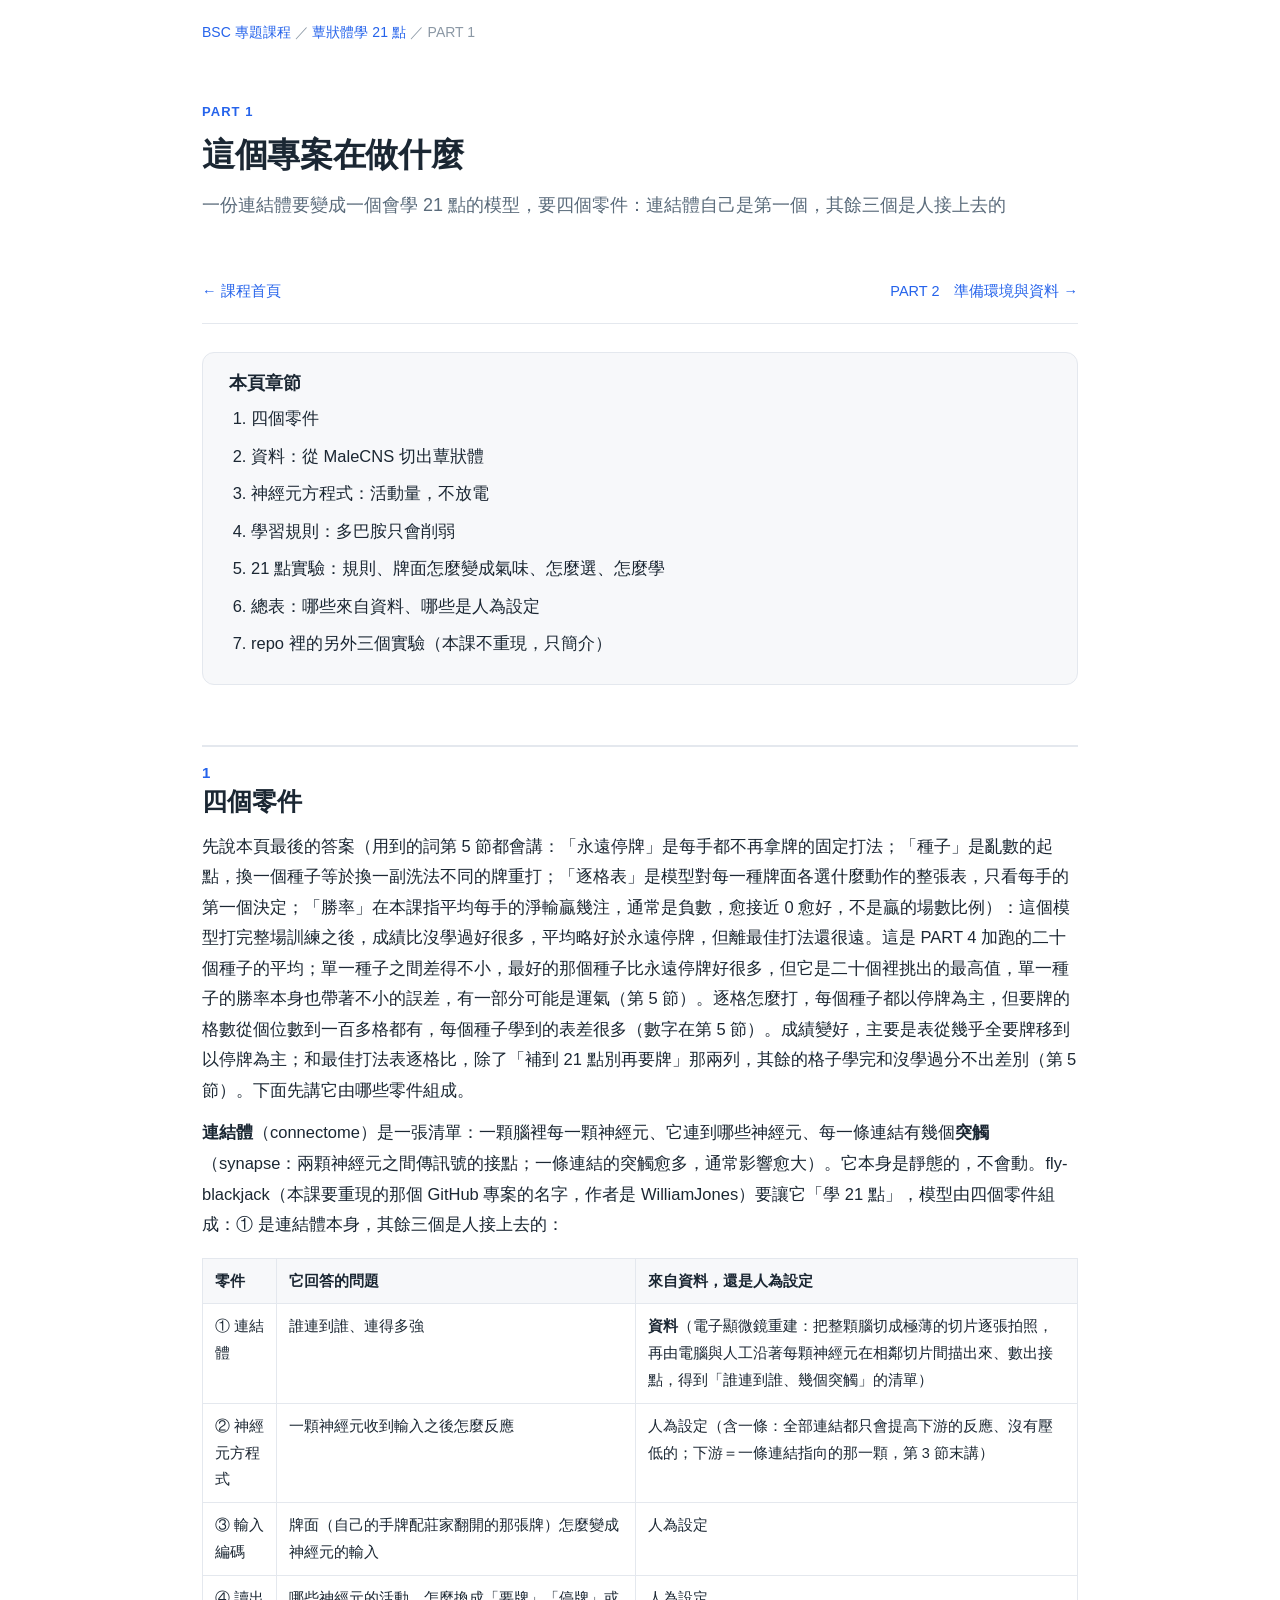
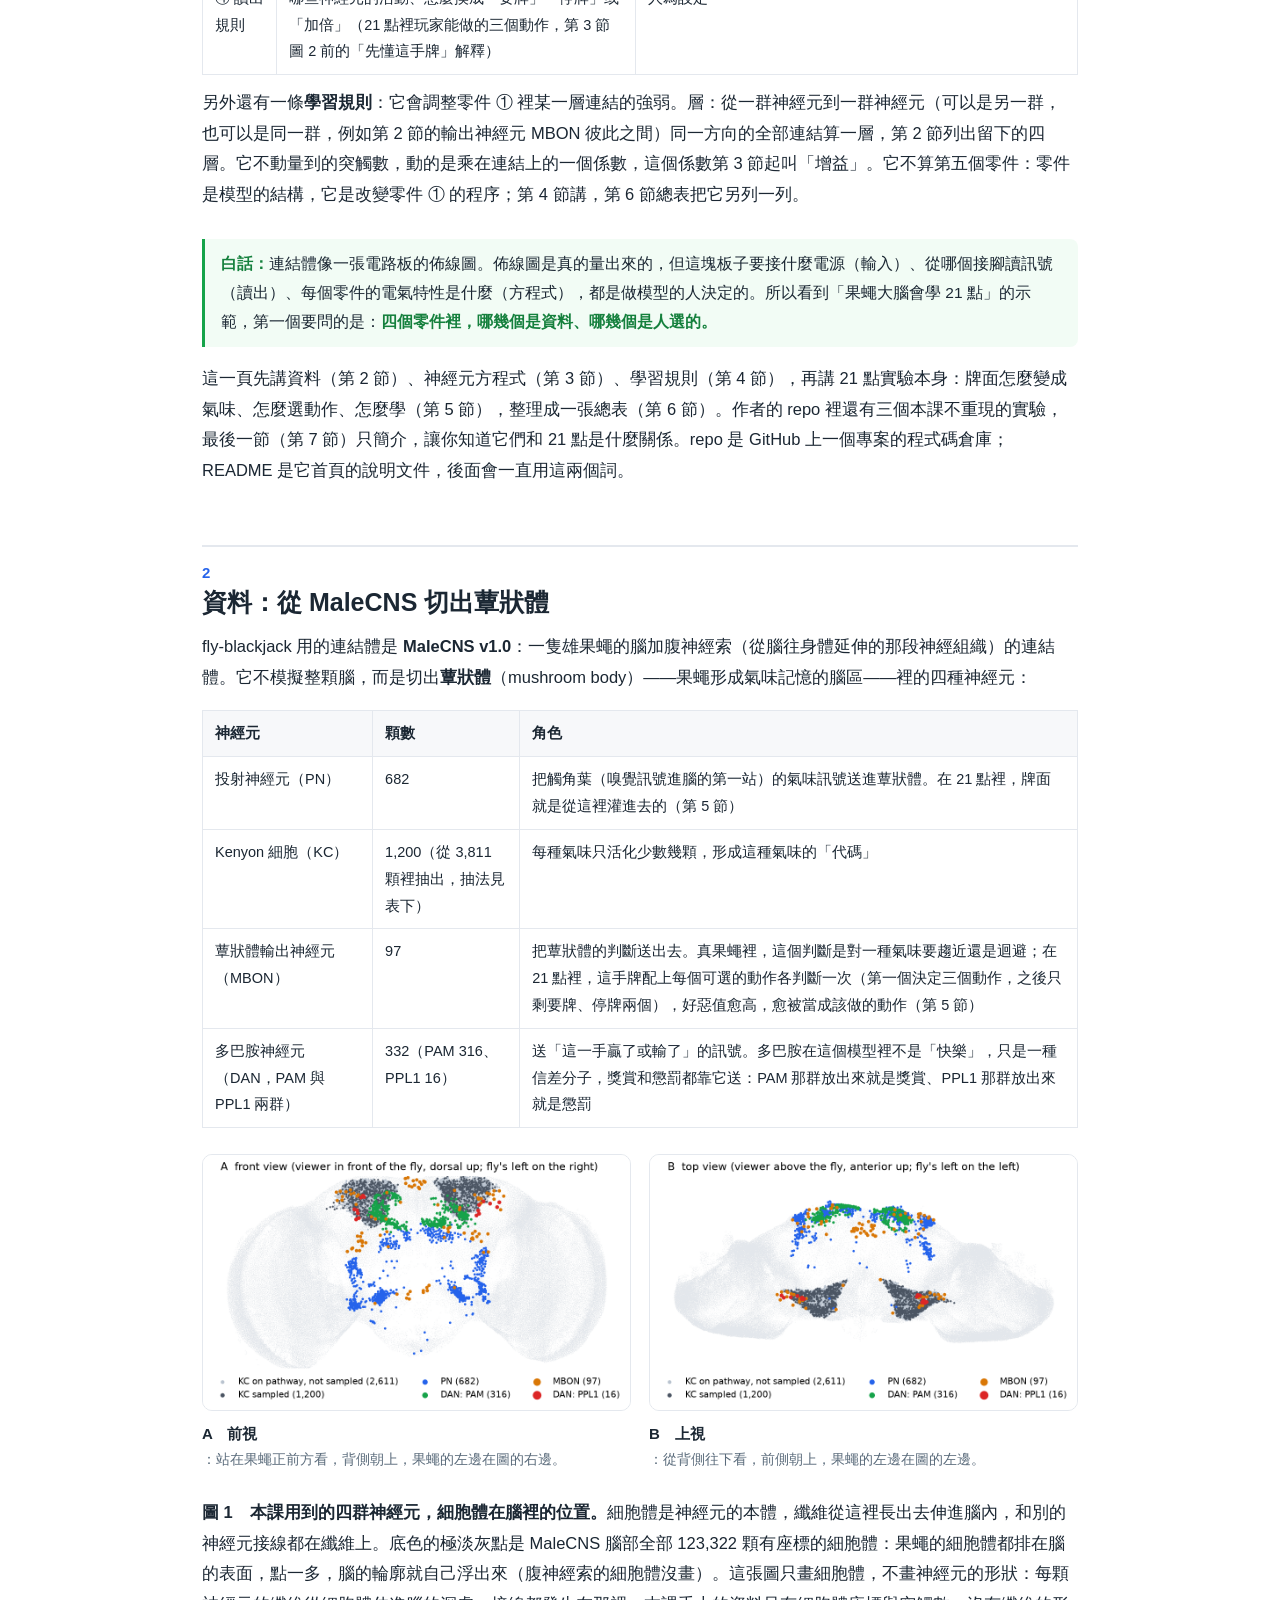
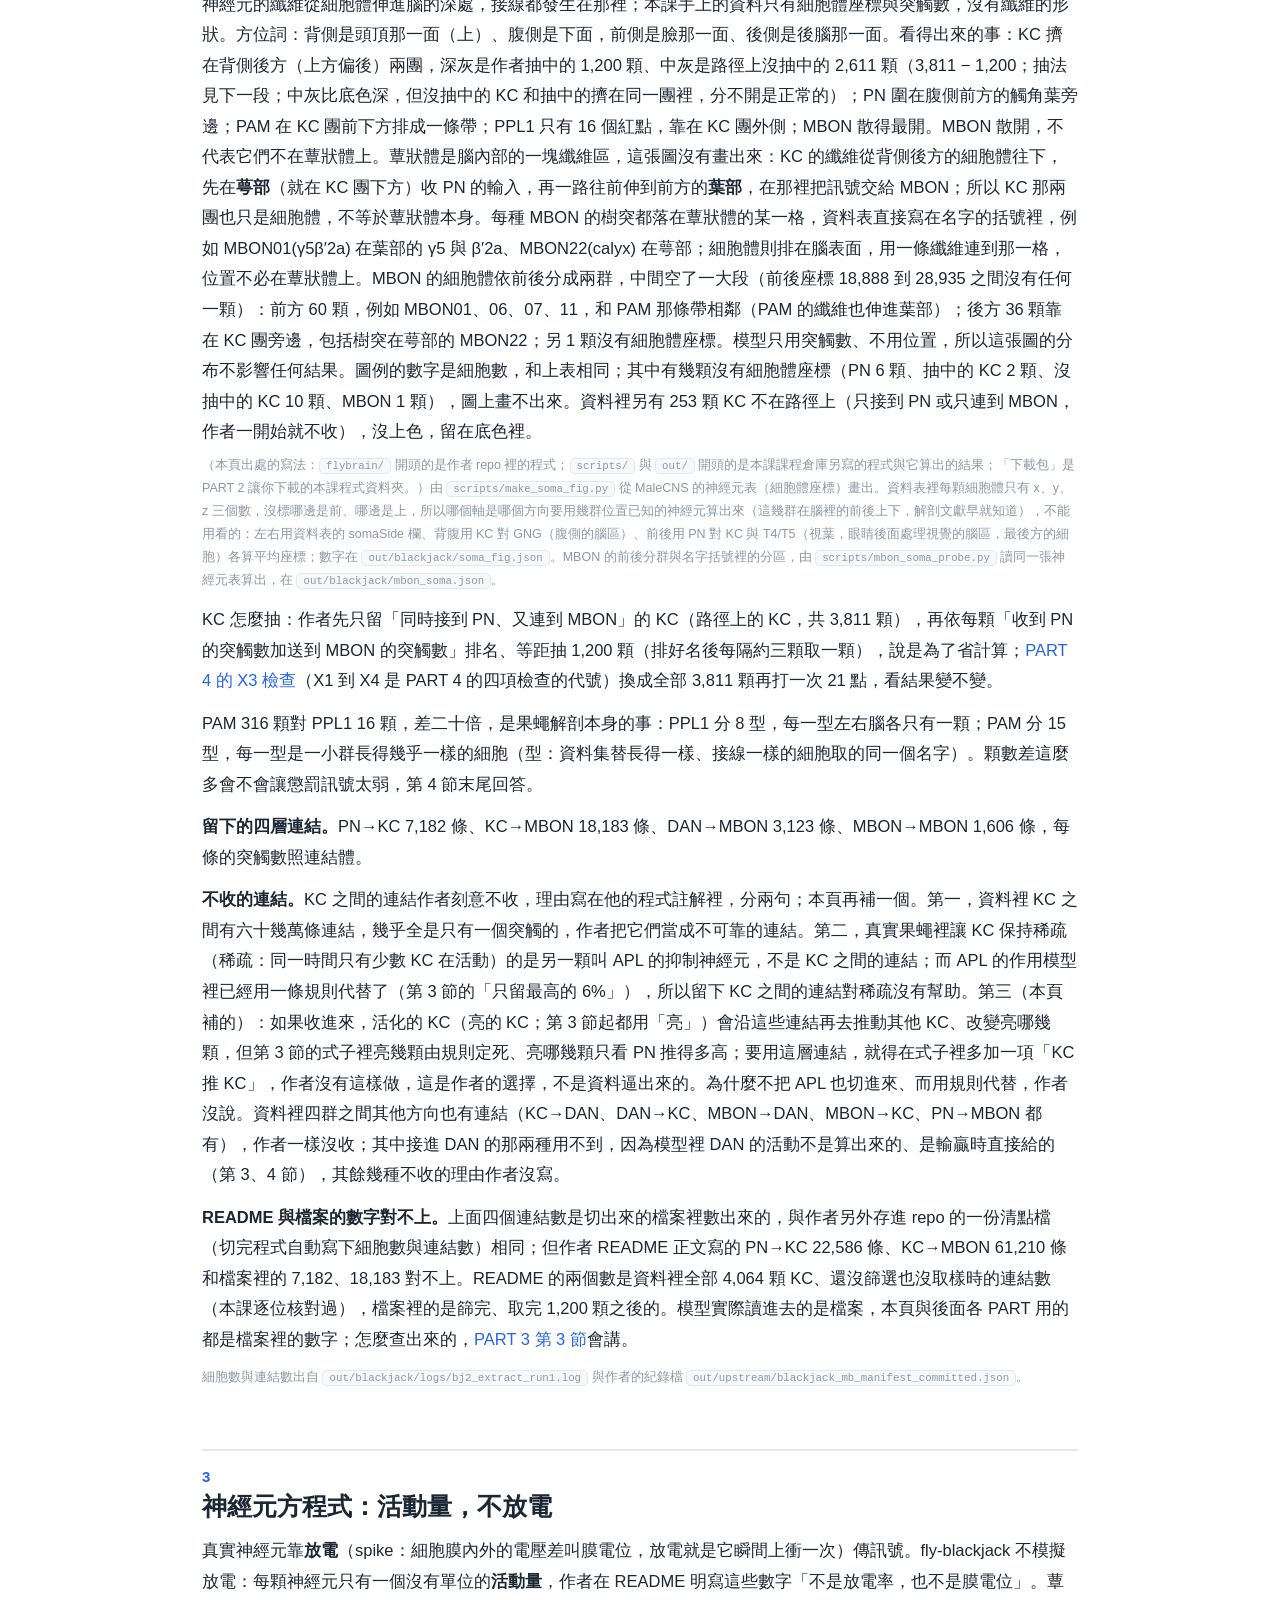
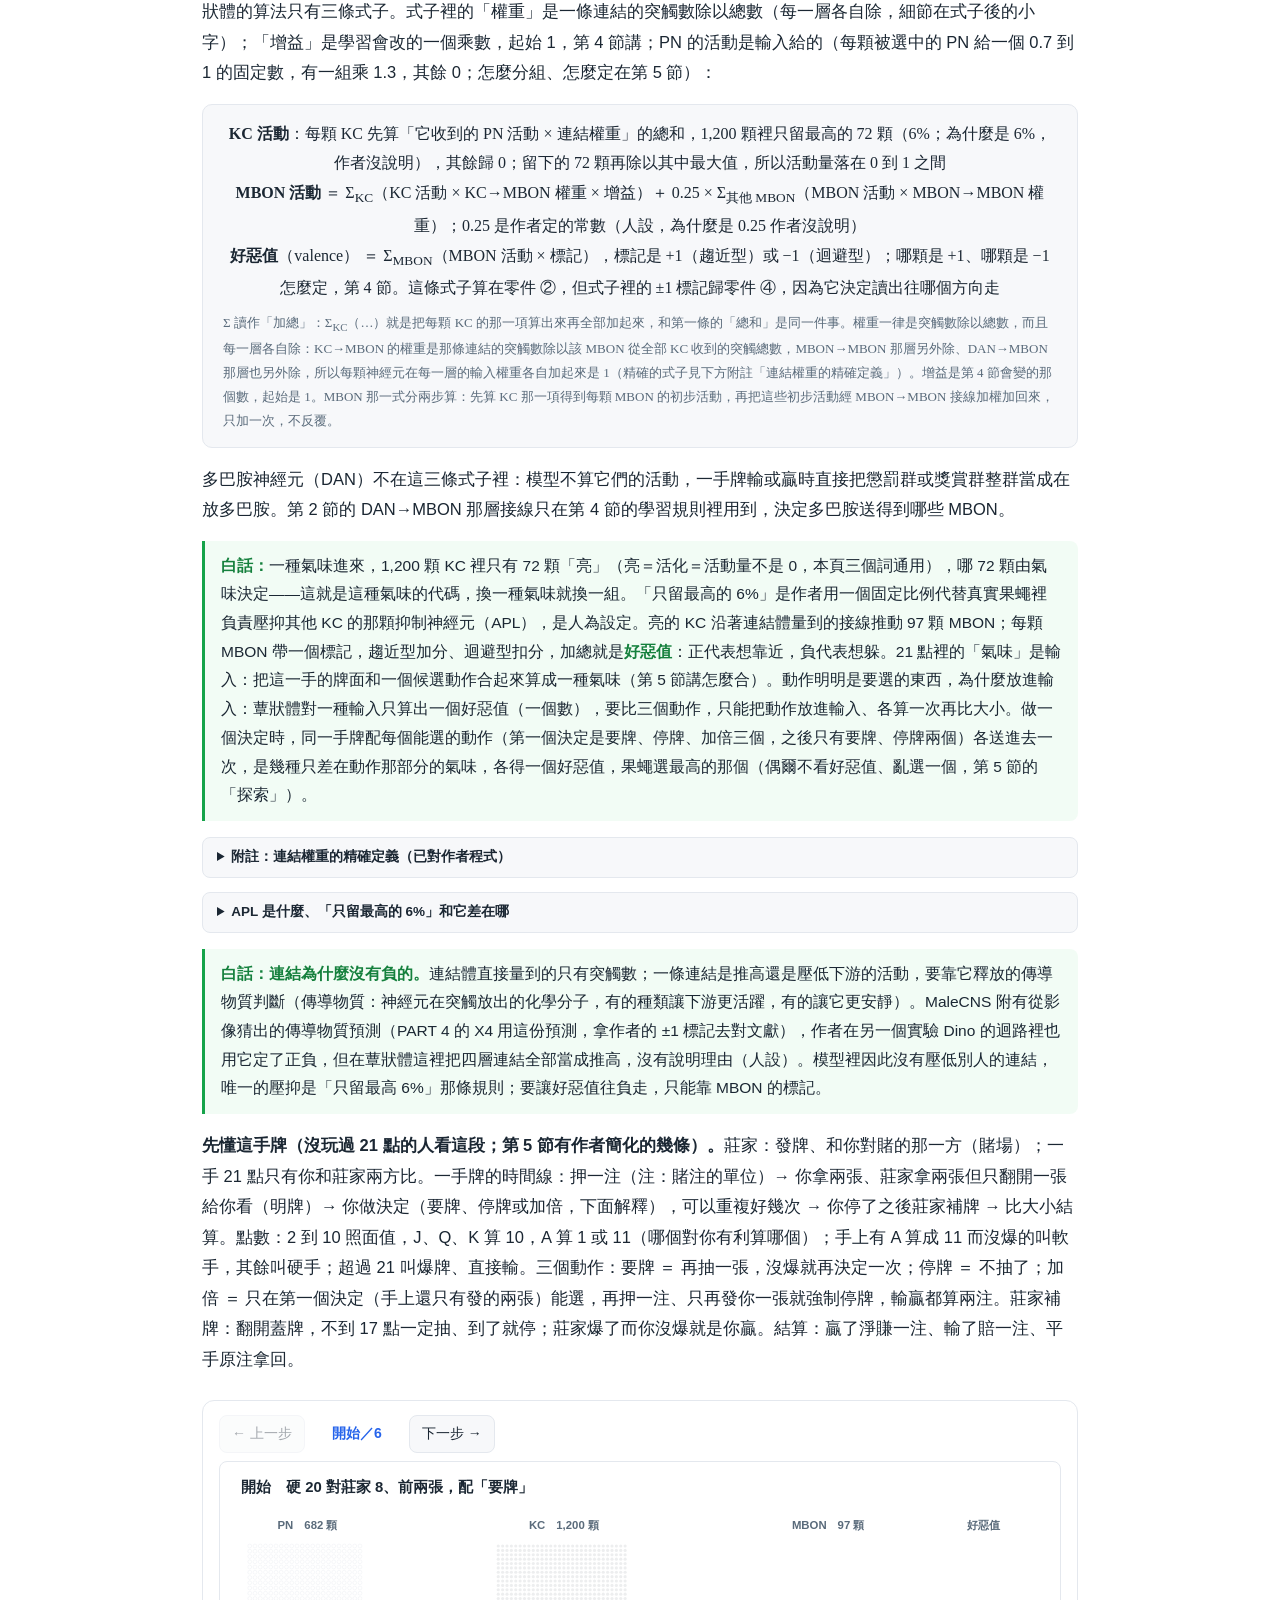
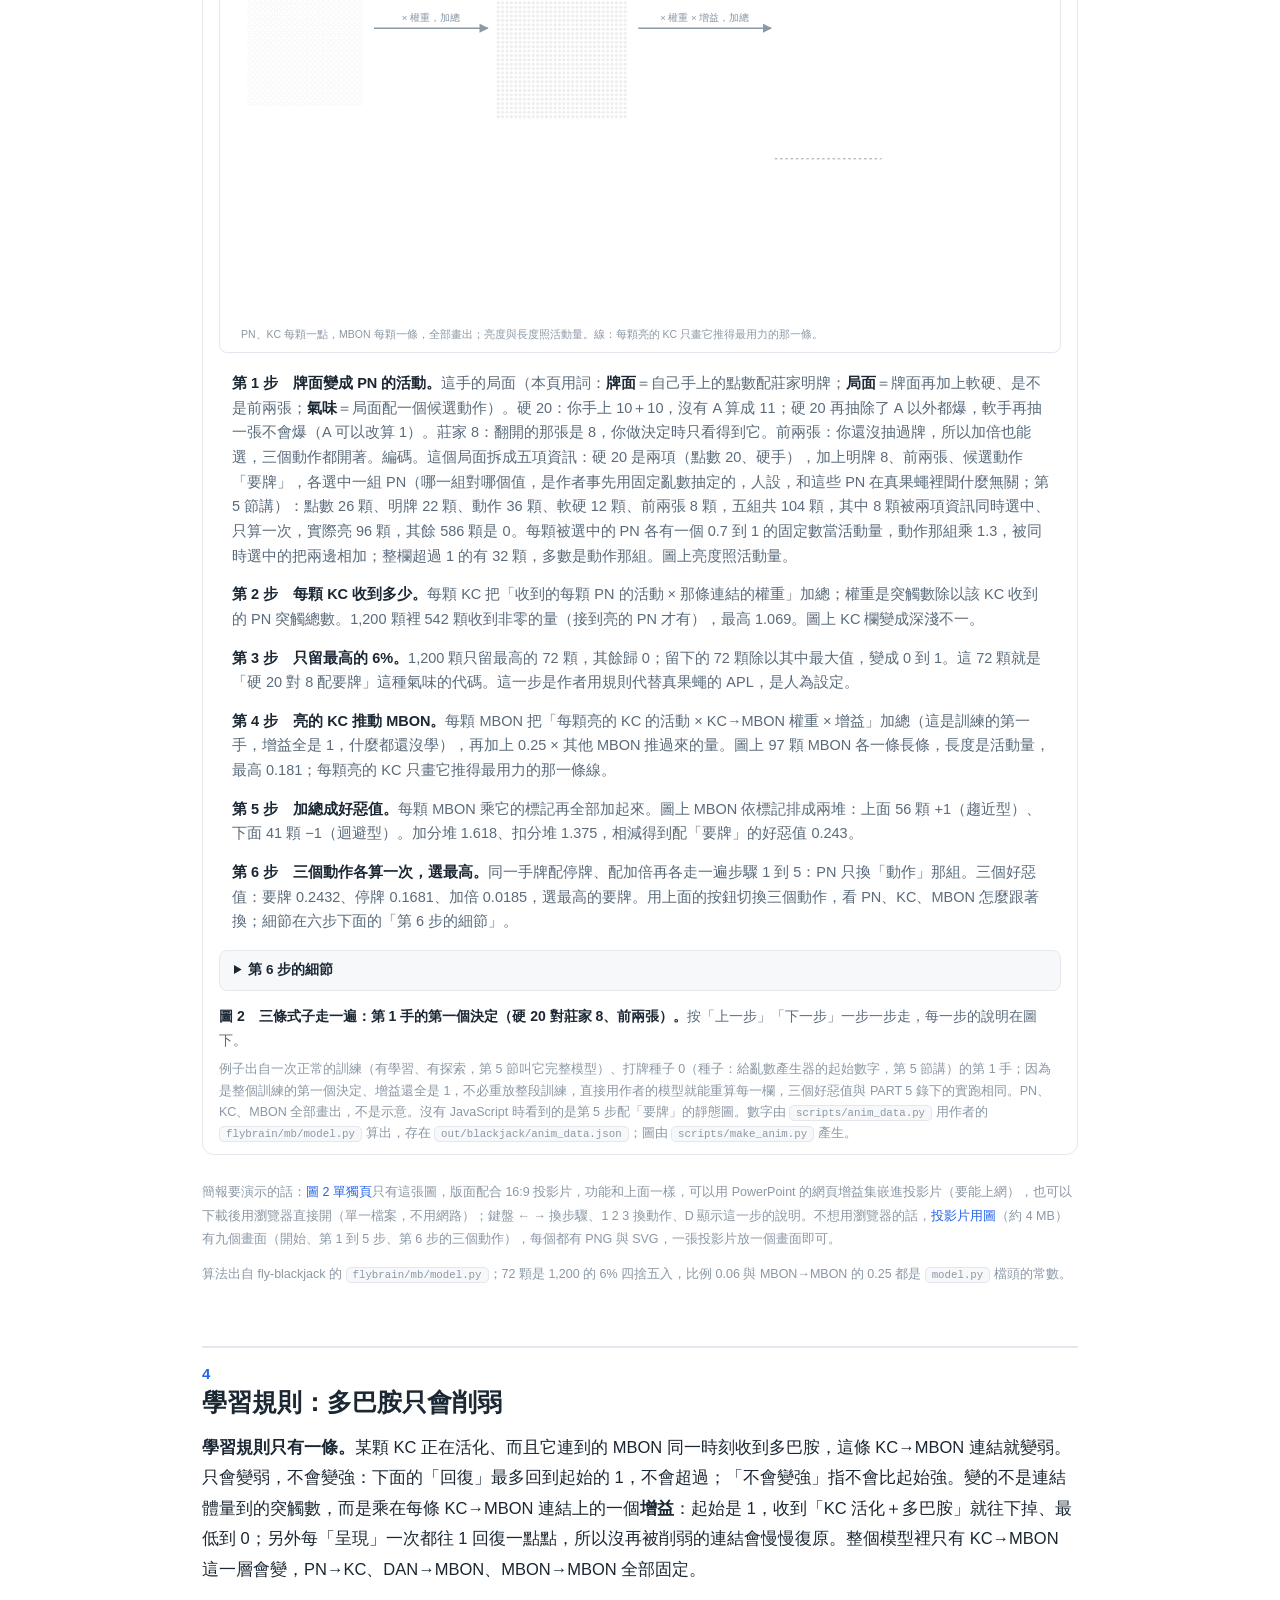
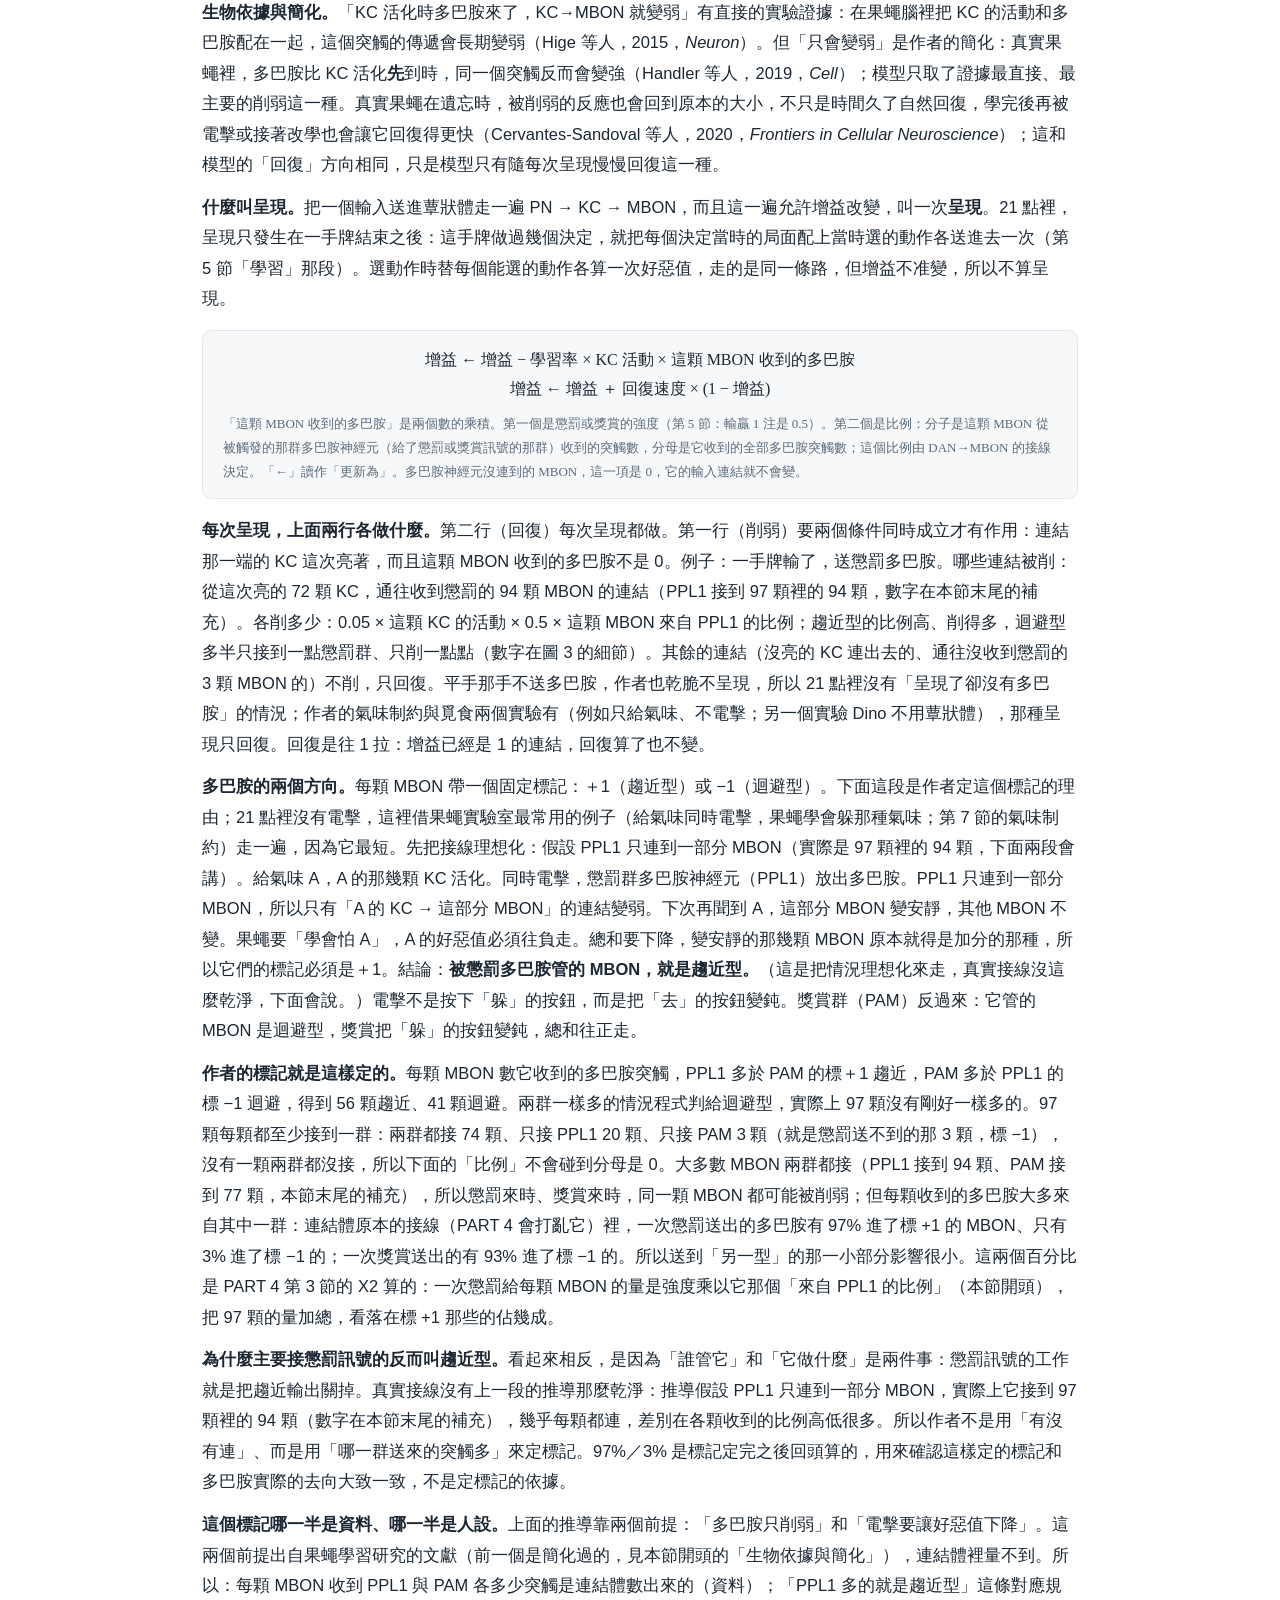
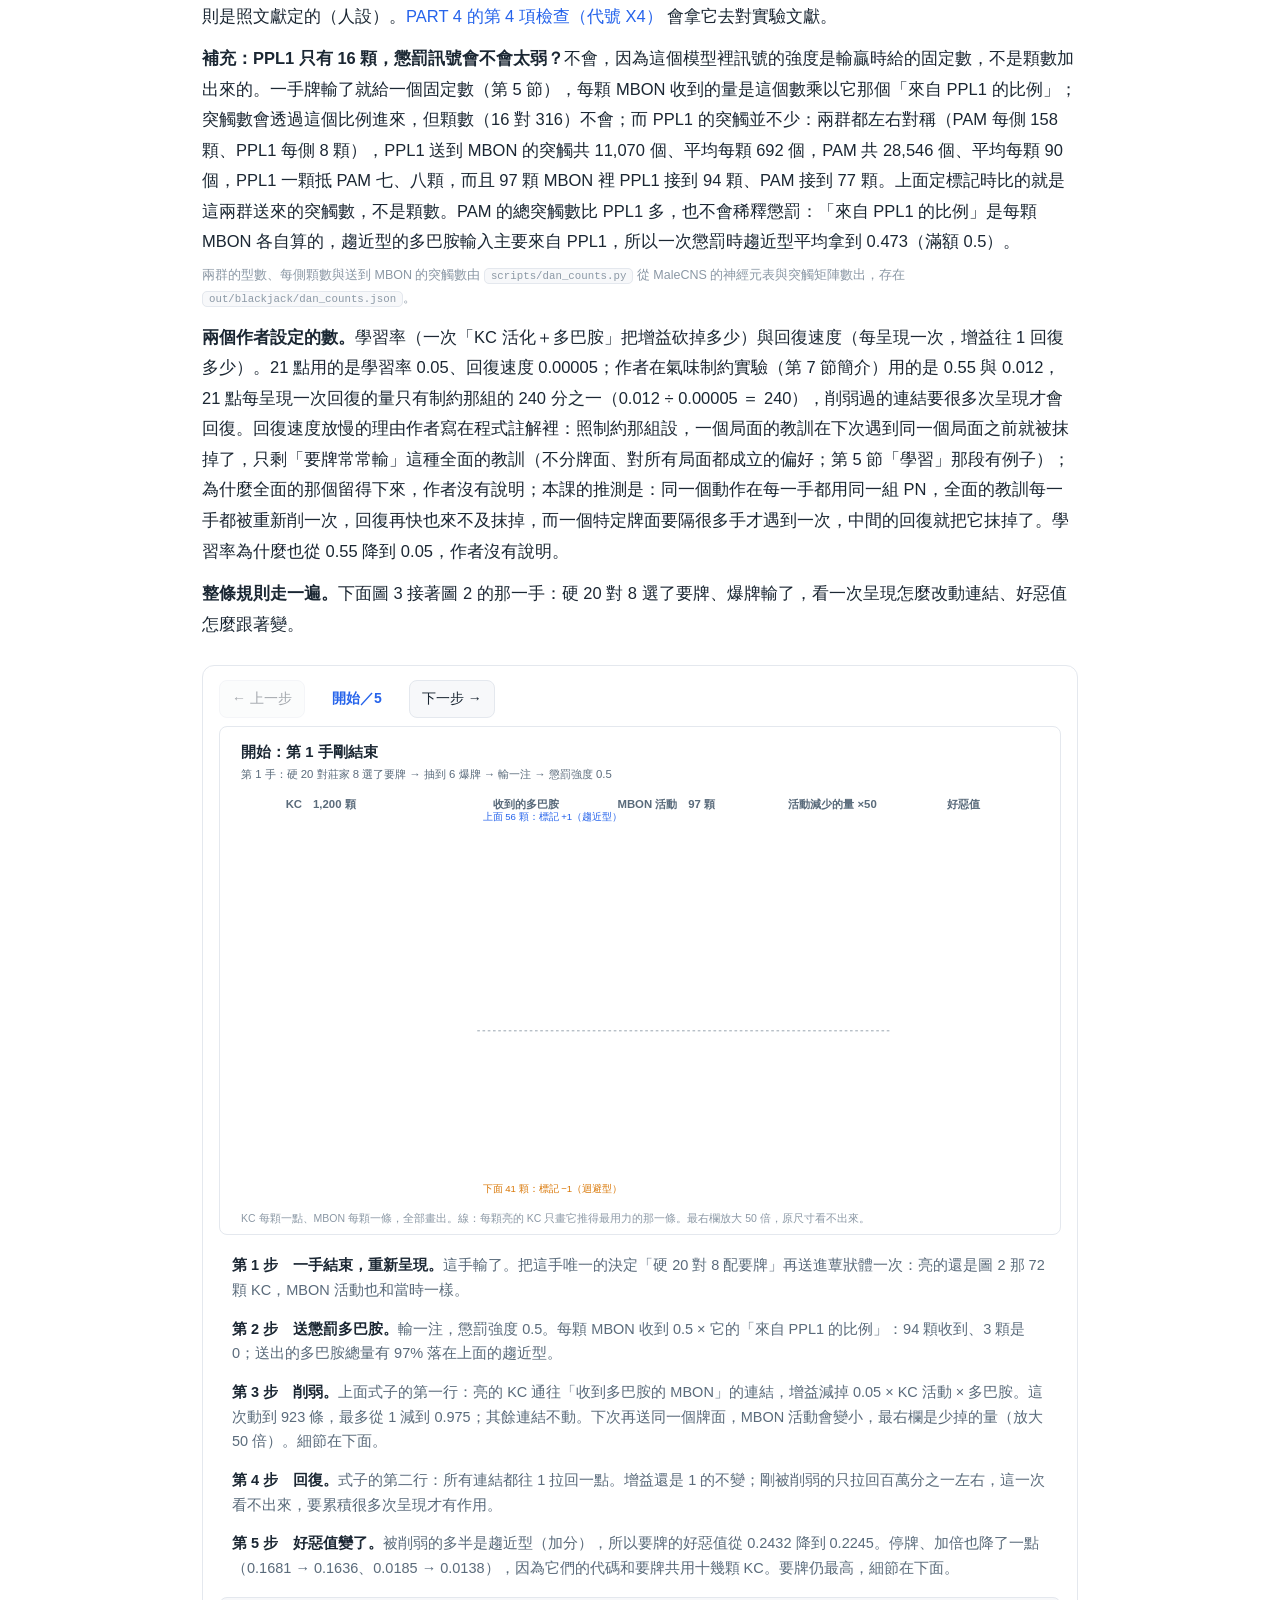
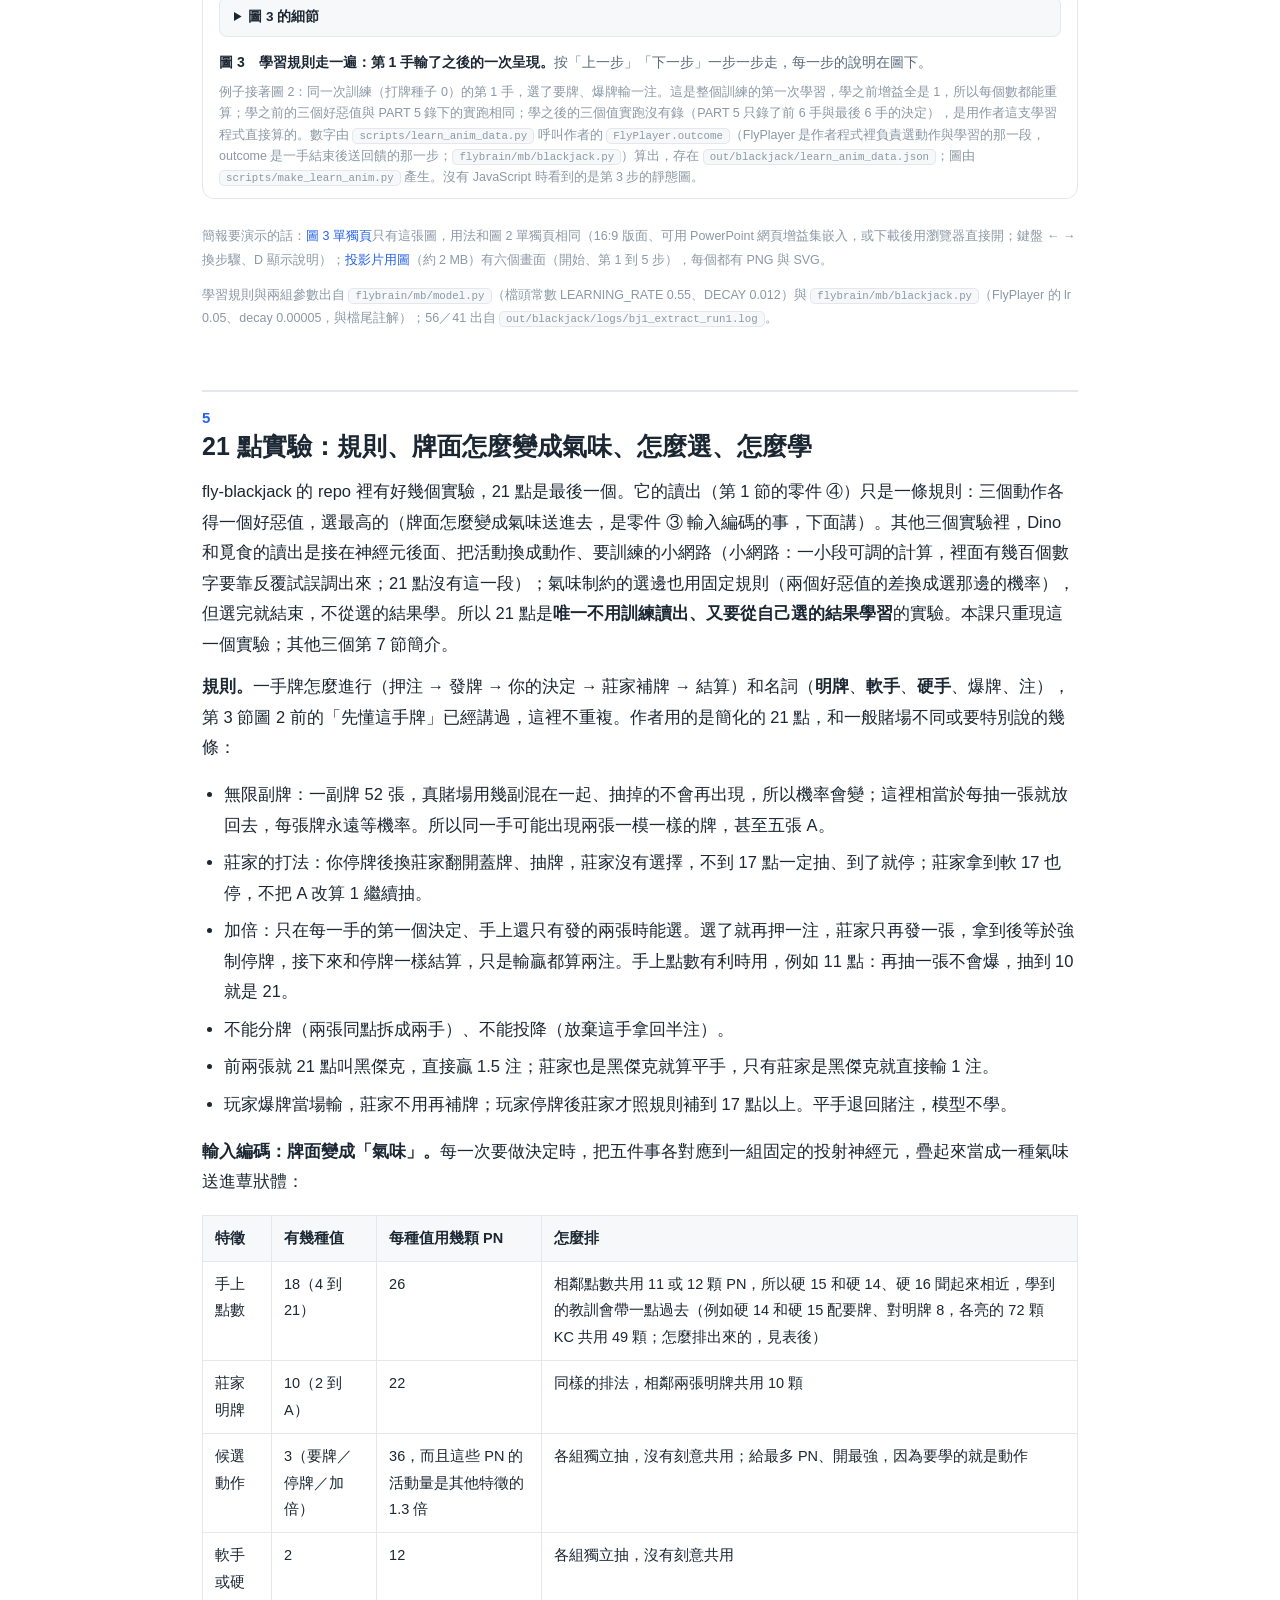
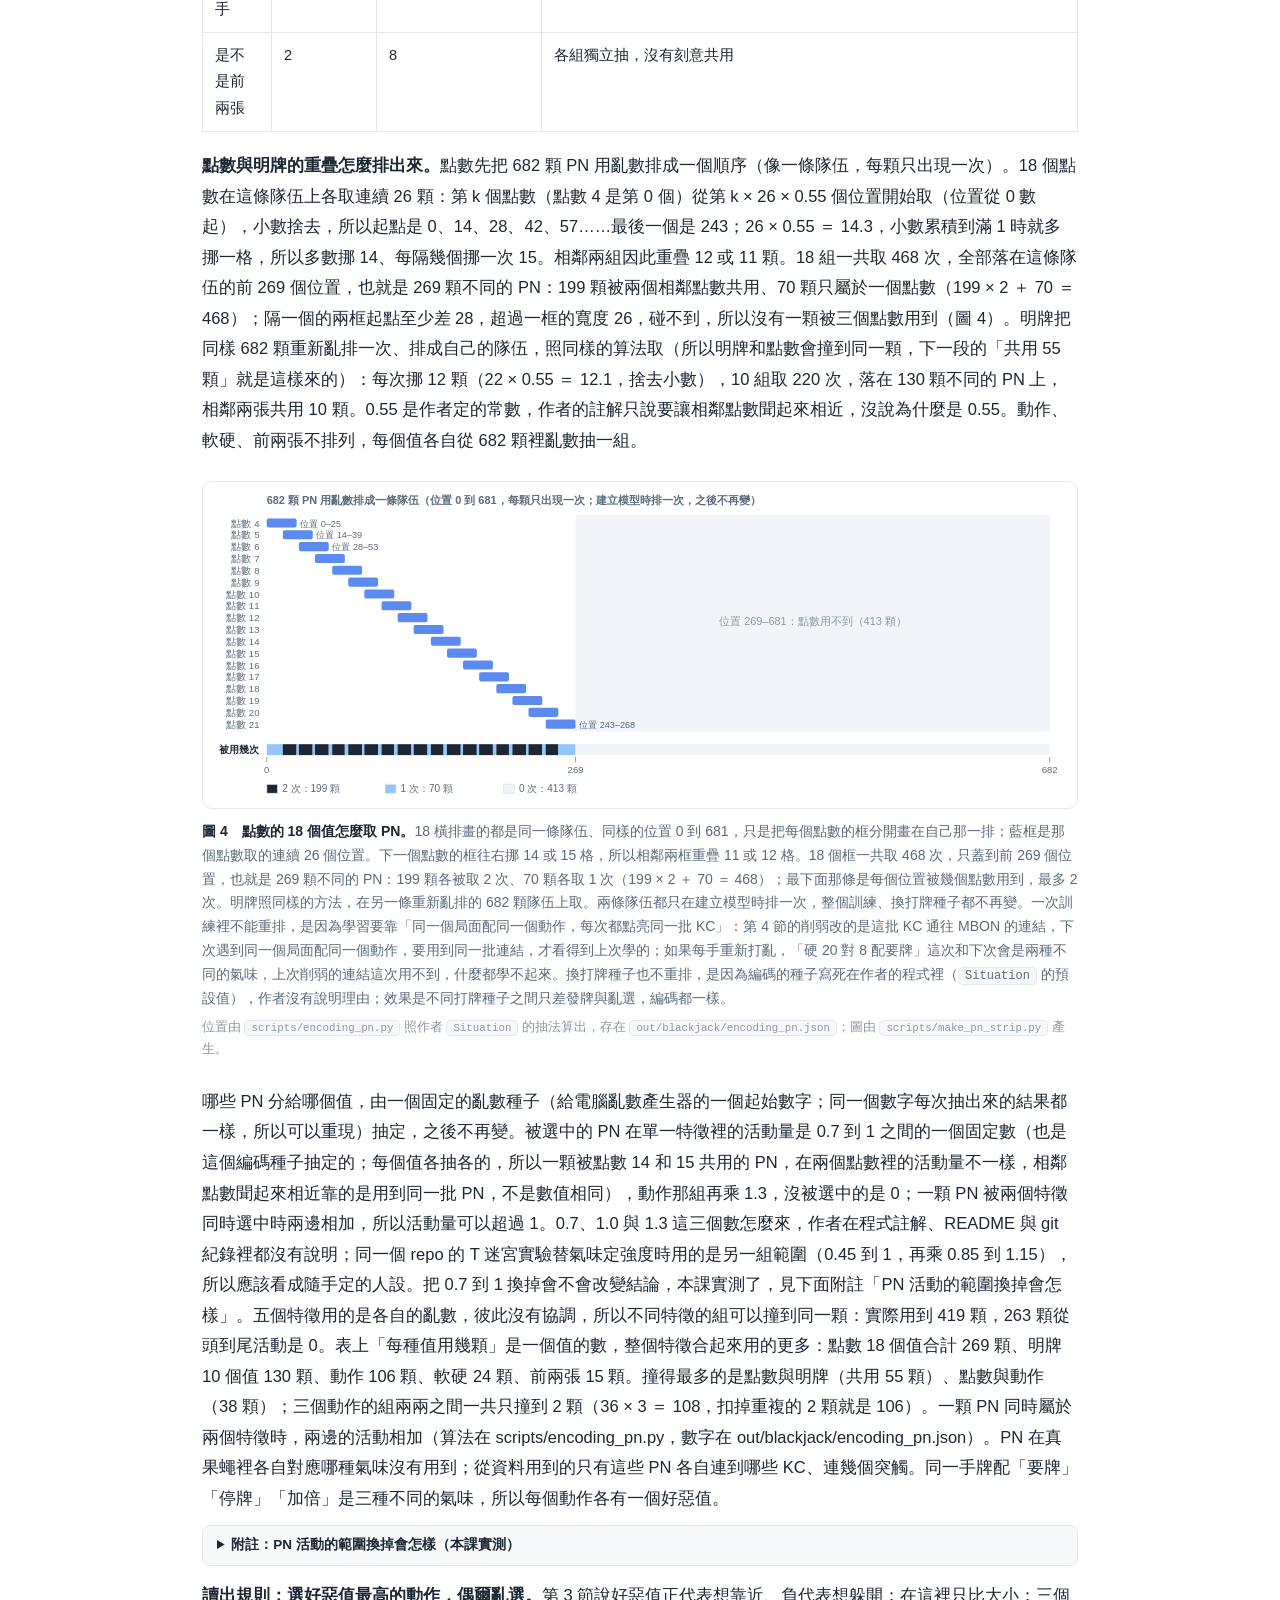
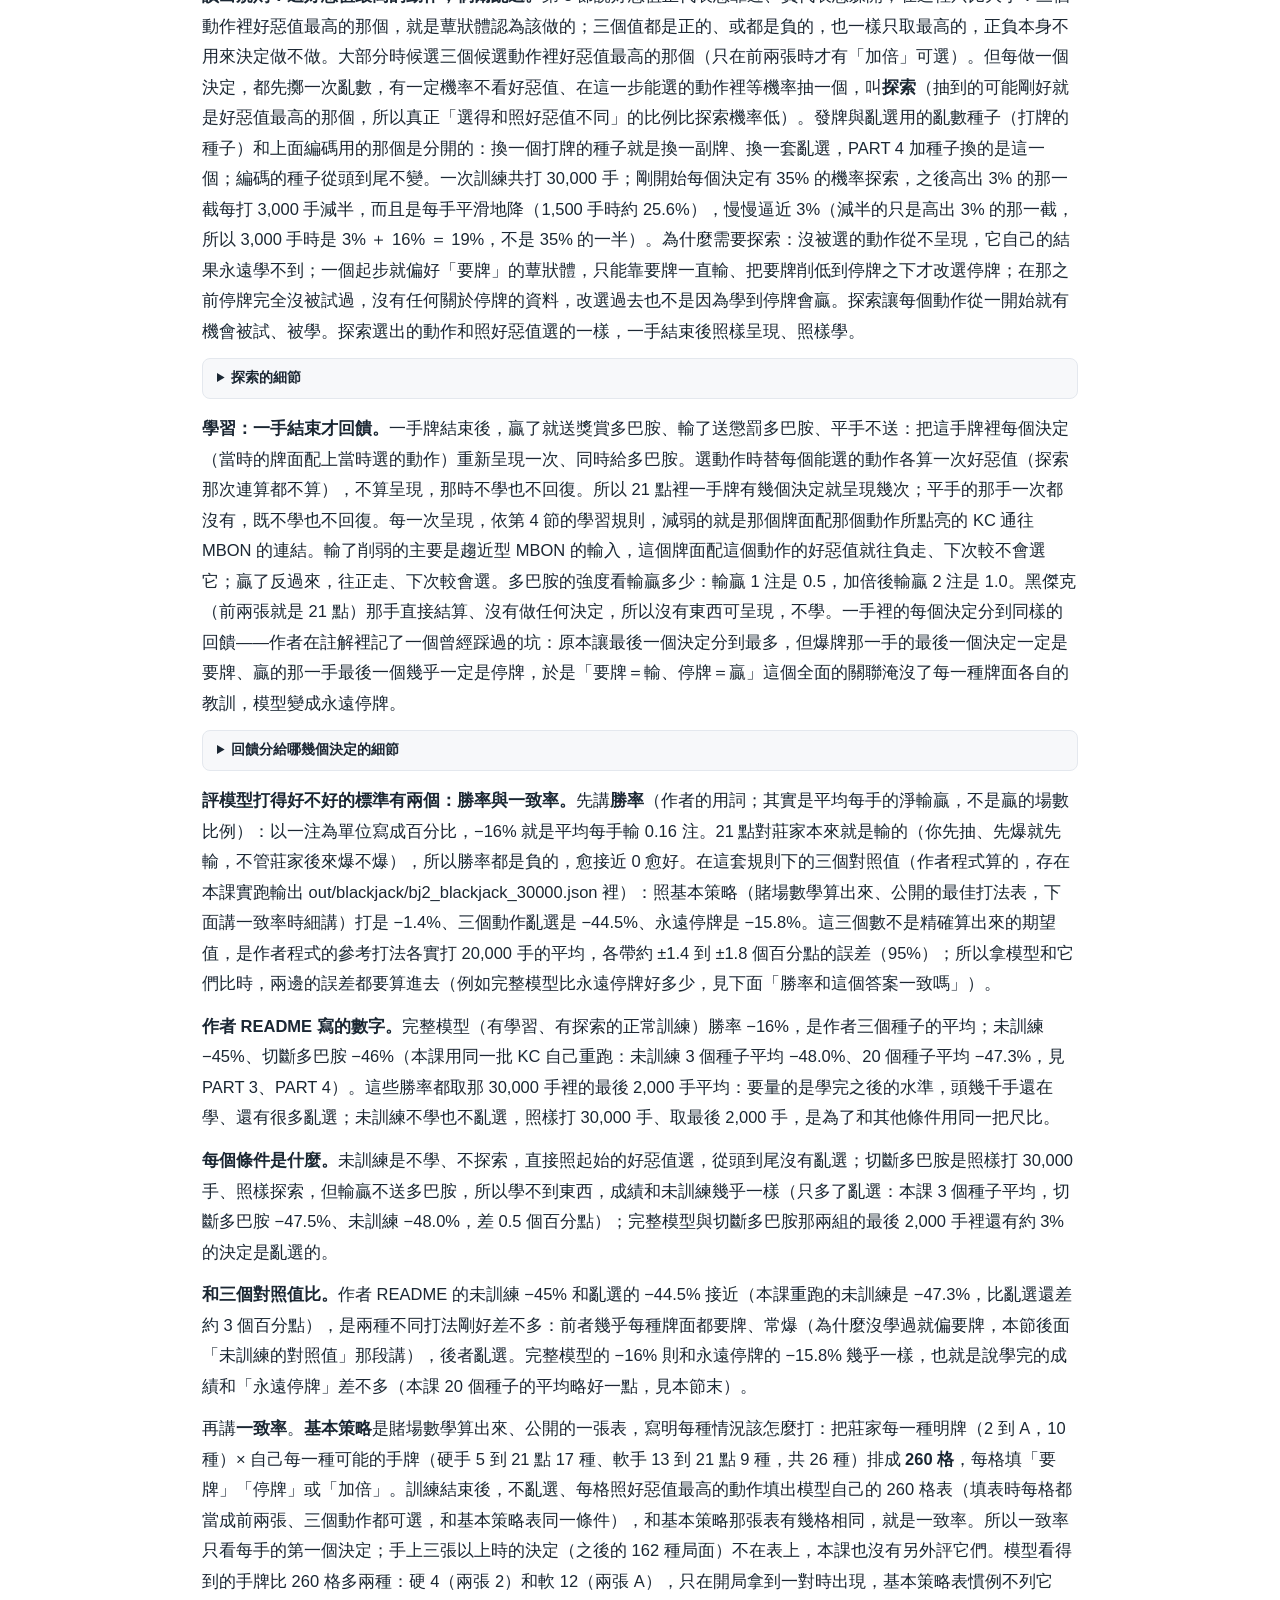
<file: part1-what.html>
<!doctype html>
<html lang="zh-Hant">
<head>
<meta charset="utf-8">
<meta name="viewport" content="width=device-width, initial-scale=1">
<title>PART 1 這個專案在做什麼｜蕈狀體學 21 點</title>
<link rel="stylesheet" href="assets/flybj.css">
</head>
<body>
<div class="crumb"><a href="https://marginli.github.io/bsc-topics/">BSC 專題課程</a> ／ <a href="index.html">蕈狀體學 21 點</a> ／ PART 1</div>
<header class="hero">
  <p class="eyebrow">PART 1</p>
  <h1>這個專案在做什麼</h1>
  <p class="subtitle">一份連結體要變成一個會學 21 點的模型，要四個零件：連結體自己是第一個，其餘三個是人接上去的</p>
</header>

<div class="wrap">

  <div class="pager top">
    <a href="index.html">← 課程首頁</a>
    <a href="part2-setup.html">PART 2　準備環境與資料 →</a>
  </div>

  <nav class="toc">
    <h2>本頁章節</h2>
    <ol>
      <li><a href="#s1">四個零件</a></li>
      <li><a href="#s2">資料：從 MaleCNS 切出蕈狀體</a></li>
      <li><a href="#s3">神經元方程式：活動量，不放電</a></li>
      <li><a href="#s4">學習規則：多巴胺只會削弱</a></li>
      <li><a href="#s5">21 點實驗：規則、牌面怎麼變成氣味、怎麼選、怎麼學</a></li>
      <li><a href="#s6">總表：哪些來自資料、哪些是人為設定</a></li>
      <li><a href="#s7">repo 裡的另外三個實驗（本課不重現，只簡介）</a></li>
    </ol>
  </nav>

  <!-- ══════════════════════════════════════════════════════ -->
  <h2 id="s1"><span class="pt">1</span>四個零件</h2>

  <p>先說本頁最後的答案（用到的詞第 5 節都會講：「永遠停牌」是每手都不再拿牌的固定打法；「種子」是亂數的起點，換一個種子等於換一副洗法不同的牌重打；「逐格表」是模型對每一種牌面各選什麼動作的整張表，只看每手的第一個決定；「勝率」在本課指平均每手的淨輸贏幾注，通常是負數，愈接近 0 愈好，不是贏的場數比例）：這個模型打完整場訓練之後，成績比沒學過好很多，平均略好於永遠停牌，但離最佳打法還很遠。這是 PART 4 加跑的二十個種子的平均；單一種子之間差得不小，最好的那個種子比永遠停牌好很多，但它是二十個裡挑出的最高值，單一種子的勝率本身也帶著不小的誤差，有一部分可能是運氣（第 5 節）。逐格怎麼打，每個種子都以停牌為主，但要牌的格數從個位數到一百多格都有，每個種子學到的表差很多（數字在第 5 節）。成績變好，主要是表從幾乎全要牌移到以停牌為主；和最佳打法表逐格比，除了「補到 21 點別再要牌」那兩列，其餘的格子學完和沒學過分不出差別（第 5 節）。下面先講它由哪些零件組成。</p>

  <p><b>連結體</b>（connectome）是一張清單：一顆腦裡每一顆神經元、它連到哪些神經元、每一條連結有幾個<b>突觸</b>（synapse：兩顆神經元之間傳訊號的接點；一條連結的突觸愈多，通常影響愈大）。它本身是靜態的，不會動。fly-blackjack（本課要重現的那個 GitHub 專案的名字，作者是 WilliamJones）要讓它「學 21 點」，模型由四個零件組成：① 是連結體本身，其餘三個是人接上去的：</p>

  <div class="tblwrap">
  <table>
    <tr><th>零件</th><th>它回答的問題</th><th>來自資料，還是人為設定</th></tr>
    <tr><td>① 連結體</td><td>誰連到誰、連得多強</td><td><b>資料</b>（電子顯微鏡重建：把整顆腦切成極薄的切片逐張拍照，再由電腦與人工沿著每顆神經元在相鄰切片間描出來、數出接點，得到「誰連到誰、幾個突觸」的清單）</td></tr>
    <tr><td>② 神經元方程式</td><td>一顆神經元收到輸入之後怎麼反應</td><td>人為設定（含一條：全部連結都只會提高下游的反應、沒有壓低的；下游＝一條連結指向的那一顆，第 3 節末講）</td></tr>
    <tr><td>③ 輸入編碼</td><td>牌面（自己的手牌配莊家翻開的那張牌）怎麼變成神經元的輸入</td><td>人為設定</td></tr>
    <tr><td>④ 讀出規則</td><td>哪些神經元的活動、怎麼換成「要牌」「停牌」或「加倍」（21 點裡玩家能做的三個動作，第 3 節圖 2 前的「先懂這手牌」解釋）</td><td>人為設定</td></tr>
  </table>
  <p>另外還有一條<b>學習規則</b>：它會調整零件 ① 裡某一層連結的強弱。層：從一群神經元到一群神經元（可以是另一群，也可以是同一群，例如第 2 節的輸出神經元 MBON 彼此之間）同一方向的全部連結算一層，第 2 節列出留下的四層。它不動量到的突觸數，動的是乘在連結上的一個係數，這個係數第 3 節起叫「增益」。它不算第五個零件：零件是模型的結構，它是改變零件 ① 的程序；第 4 節講，第 6 節總表把它另列一列。</p>
  </div>

  <div class="plain"><b>白話：</b>連結體像一張電路板的佈線圖。佈線圖是真的量出來的，但這塊板子要接什麼電源（輸入）、從哪個接腳讀訊號（讀出）、每個零件的電氣特性是什麼（方程式），都是做模型的人決定的。所以看到「果蠅大腦會學 21 點」的示範，第一個要問的是：<b>四個零件裡，哪幾個是資料、哪幾個是人選的。</b></div>

  <p>這一頁先講資料（第 2 節）、神經元方程式（第 3 節）、學習規則（第 4 節），再講 21 點實驗本身：牌面怎麼變成氣味、怎麼選動作、怎麼學（第 5 節），整理成一張總表（第 6 節）。作者的 repo 裡還有三個本課不重現的實驗，最後一節（第 7 節）只簡介，讓你知道它們和 21 點是什麼關係。repo 是 GitHub 上一個專案的程式碼倉庫；README 是它首頁的說明文件，後面會一直用這兩個詞。</p>

  <!-- ══════════════════════════════════════════════════════ -->
  <h2 id="s2"><span class="pt">2</span>資料：從 MaleCNS 切出蕈狀體</h2>

  <p>fly-blackjack 用的連結體是 <b>MaleCNS v1.0</b>：一隻雄果蠅的腦加腹神經索（從腦往身體延伸的那段神經組織）的連結體。它不模擬整顆腦，而是切出<b>蕈狀體</b>（mushroom body）——果蠅形成氣味記憶的腦區——裡的四種神經元：</p>

  <div class="tblwrap">
  <table>
    <tr><th>神經元</th><th>顆數</th><th>角色</th></tr>
    <tr><td>投射神經元（PN）</td><td>682</td><td>把觸角葉（嗅覺訊號進腦的第一站）的氣味訊號送進蕈狀體。在 21 點裡，牌面就是從這裡灌進去的（第 5 節）</td></tr>
    <tr><td>Kenyon 細胞（KC）</td><td>1,200（從 3,811 顆裡抽出，抽法見表下）</td><td>每種氣味只活化少數幾顆，形成這種氣味的「代碼」</td></tr>
    <tr><td>蕈狀體輸出神經元（MBON）</td><td>97</td><td>把蕈狀體的判斷送出去。真果蠅裡，這個判斷是對一種氣味要趨近還是迴避；在 21 點裡，這手牌配上每個可選的動作各判斷一次（第一個決定三個動作，之後只剩要牌、停牌兩個），好惡值愈高，愈被當成該做的動作（第 5 節）</td></tr>
    <tr><td>多巴胺神經元（DAN，PAM 與 PPL1 兩群）</td><td>332（PAM 316、PPL1 16）</td><td>送「這一手贏了或輸了」的訊號。多巴胺在這個模型裡不是「快樂」，只是一種信差分子，獎賞和懲罰都靠它送：PAM 那群放出來就是獎賞、PPL1 那群放出來就是懲罰</td></tr>
  </table>
  </div>

  <div class="figpair">
    <figure>
      <img src="assets/p1-soma-front.png" alt="前視圖：MaleCNS 腦部 123,322 顆細胞體的淡灰點畫出腦的輪廓，四群神經元的細胞體用顏色標出。KC 在背側左右各一團（深灰是抽中的 1,200 顆、淺灰是路徑上沒抽中的 2,611 顆），PN 的 682 顆藍點在腹側兩側圍著觸角葉，PAM 的 316 顆綠點在 KC 團前下方排成一條帶，PPL1 的 16 顆紅點靠在 KC 團外側，MBON 的 97 顆橘點散在中線與兩側；圖例數字和上表相同。">
      <figcaption><b>A　前視</b>：站在果蠅正前方看，背側朝上，果蠅的左邊在圖的右邊。</figcaption>
    </figure>
    <figure>
      <img src="assets/p1-soma-top.png" alt="上視圖：同一批細胞體從背側往下看，前側朝上。PN 與 PAM 在前側，KC 兩團在後側，PPL1 的紅點在 KC 團的前外側，MBON 散在中間。">
      <figcaption><b>B　上視</b>：從背側往下看，前側朝上，果蠅的左邊在圖的左邊。</figcaption>
    </figure>
  </div>
  <p><b>圖 1　本課用到的四群神經元，細胞體在腦裡的位置。</b>細胞體是神經元的本體，纖維從這裡長出去伸進腦內，和別的神經元接線都在纖維上。底色的極淡灰點是 MaleCNS 腦部全部 123,322 顆有座標的細胞體：果蠅的細胞體都排在腦的表面，點一多，腦的輪廓就自己浮出來（腹神經索的細胞體沒畫）。這張圖只畫細胞體，不畫神經元的形狀：每顆神經元的纖維從細胞體伸進腦的深處，接線都發生在那裡；本課手上的資料只有細胞體座標與突觸數，沒有纖維的形狀。方位詞：背側是頭頂那一面（上）、腹側是下面，前側是臉那一面、後側是後腦那一面。看得出來的事：KC 擠在背側後方（上方偏後）兩團，深灰是作者抽中的 1,200 顆、中灰是路徑上沒抽中的 2,611 顆（3,811 − 1,200；抽法見下一段；中灰比底色深，但沒抽中的 KC 和抽中的擠在同一團裡，分不開是正常的）；PN 圍在腹側前方的觸角葉旁邊；PAM 在 KC 團前下方排成一條帶；PPL1 只有 16 個紅點，靠在 KC 團外側；MBON 散得最開。MBON 散開，不代表它們不在蕈狀體上。蕈狀體是腦內部的一塊纖維區，這張圖沒有畫出來：KC 的纖維從背側後方的細胞體往下，先在<b>萼部</b>（就在 KC 團下方）收 PN 的輸入，再一路往前伸到前方的<b>葉部</b>，在那裡把訊號交給 MBON；所以 KC 那兩團也只是細胞體，不等於蕈狀體本身。每種 MBON 的樹突都落在蕈狀體的某一格，資料表直接寫在名字的括號裡，例如 MBON01(γ5β′2a) 在葉部的 γ5 與 β′2a、MBON22(calyx) 在萼部；細胞體則排在腦表面，用一條纖維連到那一格，位置不必在蕈狀體上。MBON 的細胞體依前後分成兩群，中間空了一大段（前後座標 18,888 到 28,935 之間沒有任何一顆）：前方 60 顆，例如 MBON01、06、07、11，和 PAM 那條帶相鄰（PAM 的纖維也伸進葉部）；後方 36 顆靠在 KC 團旁邊，包括樹突在萼部的 MBON22；另 1 顆沒有細胞體座標。模型只用突觸數、不用位置，所以這張圖的分布不影響任何結果。圖例的數字是細胞數，和上表相同；其中有幾顆沒有細胞體座標（PN 6 顆、抽中的 KC 2 顆、沒抽中的 KC 10 顆、MBON 1 顆），圖上畫不出來。資料裡另有 253 顆 KC 不在路徑上（只接到 PN 或只連到 MBON，作者一開始就不收），沒上色，留在底色裡。
  <span class="figsrc">（本頁出處的寫法：<code>flybrain/</code> 開頭的是作者 repo 裡的程式；<code>scripts/</code> 與 <code>out/</code> 開頭的是本課課程倉庫另寫的程式與它算出的結果；「下載包」是 PART 2 讓你下載的本課程式資料夾。）由 <code>scripts/make_soma_fig.py</code> 從 MaleCNS 的神經元表（細胞體座標）畫出。資料表裡每顆細胞體只有 x、y、z 三個數，沒標哪邊是前、哪邊是上，所以哪個軸是哪個方向要用幾群位置已知的神經元算出來（這幾群在腦裡的前後上下，解剖文獻早就知道），不能用看的：左右用資料表的 somaSide 欄、背腹用 KC 對 GNG（腹側的腦區）、前後用 PN 對 KC 與 T4/T5（視葉，眼睛後面處理視覺的腦區，最後方的細胞）各算平均座標；數字在 <code>out/blackjack/soma_fig.json</code>。MBON 的前後分群與名字括號裡的分區，由 <code>scripts/mbon_soma_probe.py</code> 讀同一張神經元表算出，在 <code>out/blackjack/mbon_soma.json</code>。</span></p>

  <p>KC 怎麼抽：作者先只留「同時接到 PN、又連到 MBON」的 KC（路徑上的 KC，共 3,811 顆），再依每顆「收到 PN 的突觸數加送到 MBON 的突觸數」排名、等距抽 1,200 顆（排好名後每隔約三顆取一顆），說是為了省計算；<a href="part4-checks.html#s4">PART 4 的 X3 檢查</a>（X1 到 X4 是 PART 4 的四項檢查的代號）換成全部 3,811 顆再打一次 21 點，看結果變不變。</p>
  <p>PAM 316 顆對 PPL1 16 顆，差二十倍，是果蠅解剖本身的事：PPL1 分 8 型，每一型左右腦各只有一顆；PAM 分 15 型，每一型是一小群長得幾乎一樣的細胞（型：資料集替長得一樣、接線一樣的細胞取的同一個名字）。顆數差這麼多會不會讓懲罰訊號太弱，第 4 節末尾回答。</p>
  
  <p><b>留下的四層連結。</b>PN→KC 7,182 條、KC→MBON 18,183 條、DAN→MBON 3,123 條、MBON→MBON 1,606 條，每條的突觸數照連結體。</p>
  <p><b>不收的連結。</b>KC 之間的連結作者刻意不收，理由寫在他的程式註解裡，分兩句；本頁再補一個。第一，資料裡 KC 之間有六十幾萬條連結，幾乎全是只有一個突觸的，作者把它們當成不可靠的連結。第二，真實果蠅裡讓 KC 保持稀疏（稀疏：同一時間只有少數 KC 在活動）的是另一顆叫 APL 的抑制神經元，不是 KC 之間的連結；而 APL 的作用模型裡已經用一條規則代替了（第 3 節的「只留最高的 6%」），所以留下 KC 之間的連結對稀疏沒有幫助。第三（本頁補的）：如果收進來，活化的 KC（亮的 KC；第 3 節起都用「亮」）會沿這些連結再去推動其他 KC、改變亮哪幾顆，但第 3 節的式子裡亮幾顆由規則定死、亮哪幾顆只看 PN 推得多高；要用這層連結，就得在式子裡多加一項「KC 推 KC」，作者沒有這樣做，這是作者的選擇，不是資料逼出來的。為什麼不把 APL 也切進來、而用規則代替，作者沒說。資料裡四群之間其他方向也有連結（KC→DAN、DAN→KC、MBON→DAN、MBON→KC、PN→MBON 都有），作者一樣沒收；其中接進 DAN 的那兩種用不到，因為模型裡 DAN 的活動不是算出來的、是輸贏時直接給的（第 3、4 節），其餘幾種不收的理由作者沒寫。</p>
  <p><b>README 與檔案的數字對不上。</b>上面四個連結數是切出來的檔案裡數出來的，與作者另外存進 repo 的一份清點檔（切完程式自動寫下細胞數與連結數）相同；但作者 README 正文寫的 PN→KC 22,586 條、KC→MBON 61,210 條和檔案裡的 7,182、18,183 對不上。README 的兩個數是資料裡全部 4,064 顆 KC、還沒篩選也沒取樣時的連結數（本課逐位核對過），檔案裡的是篩完、取完 1,200 顆之後的。模型實際讀進去的是檔案，本頁與後面各 PART 用的都是檔案裡的數字；怎麼查出來的，<a href="part3-repro.html#s3">PART 3 第 3 節</a>會講。</p>

  <p class="figsrc">細胞數與連結數出自 <code>out/blackjack/logs/bj2_extract_run1.log</code> 與作者的紀錄檔 <code>out/upstream/blackjack_mb_manifest_committed.json</code>。</p>

  <!-- ══════════════════════════════════════════════════════ -->
  <h2 id="s3"><span class="pt">3</span>神經元方程式：活動量，不放電</h2>

  <p>真實神經元靠<b>放電</b>（spike：細胞膜內外的電壓差叫膜電位，放電就是它瞬間上衝一次）傳訊號。fly-blackjack 不模擬放電：每顆神經元只有一個沒有單位的<b>活動量</b>，作者在 README 明寫這些數字「不是放電率，也不是膜電位」。蕈狀體的算法只有三條式子。式子裡的「權重」是一條連結的突觸數除以總數（每一層各自除，細節在式子後的小字）；「增益」是學習會改的一個乘數，起始 1，第 4 節講；PN 的活動是輸入給的（每顆被選中的 PN 給一個 0.7 到 1 的固定數，有一組乘 1.3，其餘 0；怎麼分組、怎麼定在第 5 節）：</p>

  <div class="formula"><b>KC 活動</b>：每顆 KC 先算「它收到的 PN 活動 × 連結權重」的總和，1,200 顆裡只留最高的 72 顆（6%；為什麼是 6%，作者沒說明），其餘歸 0；留下的 72 顆再除以其中最大值，所以活動量落在 0 到 1 之間<br>
  <b>MBON 活動</b> ＝ Σ<sub>KC</sub>（KC 活動 × KC→MBON 權重 × 增益）＋ 0.25 × Σ<sub>其他 MBON</sub>（MBON 活動 × MBON→MBON 權重）；0.25 是作者定的常數（人設，為什麼是 0.25 作者沒說明）<br>
  <b>好惡值</b>（valence） ＝ Σ<sub>MBON</sub>（MBON 活動 × 標記），標記是 +1（趨近型）或 −1（迴避型）；哪顆是 +1、哪顆是 −1 怎麼定，第 4 節。這條式子算在零件 ②，但式子裡的 ±1 標記歸零件 ④，因為它決定讀出往哪個方向走<br>
  <span class="sub">Σ 讀作「加總」：Σ<sub>KC</sub>（…）就是把每顆 KC 的那一項算出來再全部加起來，和第一條的「總和」是同一件事。權重一律是突觸數除以總數，而且每一層各自除：KC→MBON 的權重是那條連結的突觸數除以該 MBON 從全部 KC 收到的突觸總數，MBON→MBON 那層另外除、DAN→MBON 那層也另外除，所以每顆神經元在每一層的輸入權重各自加起來是 1（精確的式子見下方附註「連結權重的精確定義」）。增益是第 4 節會變的那個數，起始是 1。MBON 那一式分兩步算：先算 KC 那一項得到每顆 MBON 的初步活動，再把這些初步活動經 MBON→MBON 接線加權加回來，只加一次，不反覆。</span></div>

  <p>多巴胺神經元（DAN）不在這三條式子裡：模型不算它們的活動，一手牌輸或贏時直接把懲罰群或獎賞群整群當成在放多巴胺。第 2 節的 DAN→MBON 那層接線只在第 4 節的學習規則裡用到，決定多巴胺送得到哪些 MBON。</p>
  <div class="plain"><b>白話：</b>一種氣味進來，1,200 顆 KC 裡只有 72 顆「亮」（亮＝活化＝活動量不是 0，本頁三個詞通用），哪 72 顆由氣味決定——這就是這種氣味的代碼，換一種氣味就換一組。「只留最高的 6%」是作者用一個固定比例代替真實果蠅裡負責壓抑其他 KC 的那顆抑制神經元（APL），是人為設定。亮的 KC 沿著連結體量到的接線推動 97 顆 MBON；每顆 MBON 帶一個標記，趨近型加分、迴避型扣分，加總就是<b>好惡值</b>：正代表想靠近，負代表想躲。21 點裡的「氣味」是輸入：把這一手的牌面和一個候選動作合起來算成一種氣味（第 5 節講怎麼合）。動作明明是要選的東西，為什麼放進輸入：蕈狀體對一種輸入只算出一個好惡值（一個數），要比三個動作，只能把動作放進輸入、各算一次再比大小。做一個決定時，同一手牌配每個能選的動作（第一個決定是要牌、停牌、加倍三個，之後只有要牌、停牌兩個）各送進去一次，是幾種只差在動作那部分的氣味，各得一個好惡值，果蠅選最高的那個（偶爾不看好惡值、亂選一個，第 5 節的「探索」）。</div>
  <details class="note" id="wdef"><summary>附註：連結權重的精確定義（已對作者程式）</summary>
    <p><b>原料：突觸數。</b>n<sub>ij</sub> 是上游神經元 i 到下游神經元 j 的突觸個數，取自 MaleCNS 的突觸數矩陣（作者 <code>fetch.py</code> 下載的 <code>mcns_syncount_all_neuron.npz</code>）。四層都是正整數，最少 1 個：PN→KC 最多 88 個、KC→MBON 最多 152 個、DAN→MBON 最多 781 個、MBON→MBON 最多 583 個。沒有正負號，也沒有用傳導物質。</p>
    <p><b>定義：每一層各自除以下游收到的總數。</b>同一層（例如 KC→MBON）裡，<br>
    <span class="formula" style="display:block">w<sub>ij</sub> ＝ n<sub>ij</sub> ÷ Σ<sub>i′</sub> n<sub>i′j</sub></span>
    分母的 Σ<sub>i′</sub> 只加<b>這一層、這個模型裡</b>的上游細胞：KC→MBON 那層只加切出來的 1,200 顆 KC，不是資料裡全部的 KC。作者 <code>model.py</code> 的 <code>_normalise()</code> 就是把矩陣每一欄（一顆下游神經元）除以該欄總和；四層的每一欄都至少收到 1 個突觸，所以沒有分母是 0 的情形。結果每顆下游神經元在每一層的權重加起來剛好是 1（本課重算過，四層每一欄的誤差都小於 10<sup>−14</sup>）。</p>
    <p><b>正規化的後果。</b>權重只看「這條連結占下游輸入的幾成」，不看絕對數量。KC→MBON 那層，收到 KC 突觸最少的 MBON 只有 9 個，一個突觸的權重是 1/9；最多的 MBON11 有 7,413 個（來自 647 顆 KC），連到它最強的那顆 KC 有 63 個突觸，權重也只有 63 ÷ 7,413 ≈ 0.0085。兩顆 MBON 收到的 KC 輸入總權重都是 1。</p>
    <p><b>權重在三條式子裡的位置。</b>a 是活動量，g 是增益（第 4 節）：<br>
    <span class="formula" style="display:block">KC 的輸入：d<sub>k</sub> ＝ Σ<sub>p</sub> w<sup>PN→KC</sup><sub>pk</sub> · a<sub>p</sub><br>
    MBON 初步活動：m<sub>j</sub> ＝ Σ<sub>k</sub> w<sup>KC→MBON</sup><sub>kj</sub> · g<sub>kj</sub> · a<sub>k</sub><br>
    MBON 活動：a<sub>j</sub> ＝ m<sub>j</sub> ＋ 0.25 · Σ<sub>j′</sub> w<sup>MBON→MBON</sup><sub>j′j</sub> · m<sub>j′</sub><br>
    送到 MBON 的多巴胺：δ<sub>j</sub> ＝ Σ<sub>d</sub> w<sup>DAN→MBON</sup><sub>dj</sub> · D<sub>d</sub>（D 是懲罰群或獎賞群整群給的強度）</span>
    增益 g<sub>kj</sub> 乘在正規化之後，乘完不再重新除：一開始 g 全是 1，學習只會把它往下削，而且限制在 0 到 1 之間，所以學過之後一顆 MBON 的 KC 輸入權重 × 增益加起來會小於 1。MBON→MBON 那層有一條是 MBON09 接回自己（1 個突觸，占它 387 個輸入的 0.0026），程式沒有排除，所以上面 Σ<sub>j′</sub> 也含 j 自己。</p>
    <p><b>和 ViZDoom 那一課不同。</b>fly_doom 用的是 突觸數 × 正負號 × 0.275 mV，不除以任何總數，正負號看上游的傳導物質；這裡全部是正的比例，好惡的方向改由 MBON 的 ±1 標記決定（第 4 節）。</p>
    <p class="figsrc">程式：作者 <code>flybrain/mb/model.py</code> 的 <code>_dense</code>、<code>_normalise</code>、<code>present</code>（PART 6）；數字出自 <code>out/weight_def.json</code>（<code>scripts/weight_def_probe.py</code> 直接讀 <code>data/mb_circuit.npz</code> 重算，並確認和作者模型裡的矩陣一致）。</p>
  </details>

  <details class="note"><summary>APL 是什麼、「只留最高的 6%」和它差在哪</summary>
  <p><b>APL 是什麼。</b>APL（anterior paired lateral neuron）是蕈狀體裡一顆很大的抑制神經元，左右腦各一顆，放的傳導物質是 GABA（讓下游更安靜的那一種）。它的纖維鋪滿整個蕈狀體：KC 活動時會推動 APL，APL 再把抑制送回全部 KC；KC 整體愈活躍，APL 就愈強、壓得愈多。這種「輸出回頭壓自己」的接法叫<b>負回饋</b>。MaleCNS 裡量得到這兩顆：資料裡 4,064 顆 KC 有 4,063 顆送突觸給 APL（共 210,352 個突觸），APL 也送突觸回 4,063 顆 KC（共 196,200 個）。作者切蕈狀體時沒有收它。</p>
  <p><b>為什麼要稀疏。</b>真實果蠅一種氣味通常只讓一小部分 KC 活化（約 5% 到 10%：Honegger 等人 2011 用鈣影像量到平均約 5%，沒有一種氣味超過 10%）。代碼稀疏，兩種氣味的代碼重疊就少，學習時削弱某一種氣味的連結，比較不會連帶改到另一種。實驗上把 APL 關掉，KC 的反應變多、代碼重疊變大，果蠅就比較分不出兩種相似的氣味；兩種差很多的氣味則照樣分得出來（Lin 等人，2014，<i>Nature Neuroscience</i>）。也就是說，稀疏的代碼主要是在幫忙分開「很像」的東西。放到 21 點：「硬 20 配要牌」和「硬 20 配停牌」的代碼要分得開，學到的教訓才不會混在一起；圖 2 第 6 步裡，兩者亮的 72 顆 KC 只有 12 顆相同。</p>
  <p><b>規則和真實 APL 差在哪。</b>作者的規則一般叫 k-winners-take-all（只讓前 k 名活動），在 <code>model.py</code> 裡是常數 <code>KC_SPARSITY = 0.06</code>（PART 6 第 6 節逐行講）。它抓住了「只有少數 KC 亮」這個結果，做法卻不一樣：</p>
  <ul>
    <li><b>亮幾顆</b>：規則每次固定 72 顆；真實 APL 的抑制跟著 KC 總活動變，輸入強弱不同，亮的顆數也不同。</li>
    <li><b>怎麼壓</b>：規則直接把第 73 名以後歸 0；真實 APL 是把每顆 KC 都往下壓，壓不過門檻的才不亮。</li>
    <li><b>活動量大小</b>：規則把留下的 72 顆除以其中最大值，最亮的一律是 1；真實 KC 的反應不會這樣重新縮放。</li>
    <li><b>時間</b>：規則一步算完；真實的負回饋要 KC 與 APL 來回作用一段時間才穩定。</li>
  </ul>
  <p><b>作者為什麼不收 APL。</b>作者沒說。本課的推測（沒有查證）：模型裡的連結全部當成推高、也沒有時間步，要放進一顆會回頭抑制的 APL，得加上負的連結和「反覆算到穩定」的迴圈；一條固定比例的規則簡單得多，也一樣做得出稀疏的代碼（兩種做法學起來差多少，本課沒有比過）。代價是 6% 變成一個人選的數字，作者也沒說明為什麼是 6%。</p>
  <p class="figsrc">APL 的顆數與突觸數由 <code>scripts/apl_counts.py</code> 從 MaleCNS 的連結表數出，存在 <code>out/blackjack/apl_counts.json</code>；作者註解原文是 “k-winners-take-all stands in for APL inhibition”（<code>model.py</code> 的 <code>kenyon_from_drive</code>）。文獻：Lin, Bygrave, de Calignon, Lee &amp; Miesenböck (2014) Sparse, decorrelated odor coding in the mushroom body enhances learned odor discrimination. <i>Nature Neuroscience</i> 17: 559–568（<a href="https://pmc.ncbi.nlm.nih.gov/articles/PMC4000970" target="_blank" rel="noopener">全文</a>；APL 左右各一顆、GABA、KC 與 APL 互為負回饋、關掉 APL 的三個結果都出自這篇）；Honegger, Campbell &amp; Turner (2011) Cellular-resolution population imaging reveals robust sparse coding in the <i>Drosophila</i> mushroom body. <i>Journal of Neuroscience</i> 31: 11772–11785（<a href="https://pmc.ncbi.nlm.nih.gov/articles/PMC3180869" target="_blank" rel="noopener">全文</a>；約 5%、不超過 10%）。</p>
  </details>
  <div class="plain"><b>白話：連結為什麼沒有負的。</b>連結體直接量到的只有突觸數；一條連結是推高還是壓低下游的活動，要靠它釋放的傳導物質判斷（傳導物質：神經元在突觸放出的化學分子，有的種類讓下游更活躍，有的讓它更安靜）。MaleCNS 附有從影像猜出的傳導物質預測（PART 4 的 X4 用這份預測，拿作者的 ±1 標記去對文獻），作者在另一個實驗 Dino 的迴路裡也用它定了正負，但在蕈狀體這裡把四層連結全部當成推高，沒有說明理由（人設）。模型裡因此沒有壓低別人的連結，唯一的壓抑是「只留最高 6%」那條規則；要讓好惡值往負走，只能靠 MBON 的標記。</div>

<!-- anim:start -->
  <p><b>先懂這手牌（沒玩過 21 點的人看這段；第 5 節有作者簡化的幾條）。</b>莊家：發牌、和你對賭的那一方（賭場）；一手 21 點只有你和莊家兩方比。一手牌的時間線：押一注（注：賭注的單位）→ 你拿兩張、莊家拿兩張但只翻開一張給你看（明牌）→ 你做決定（要牌、停牌或加倍，下面解釋），可以重複好幾次 → 你停了之後莊家補牌 → 比大小結算。點數：2 到 10 照面值，J、Q、K 算 10，A 算 1 或 11（哪個對你有利算哪個）；手上有 A 算成 11 而沒爆的叫軟手，其餘叫硬手；超過 21 叫爆牌、直接輸。三個動作：要牌 ＝ 再抽一張，沒爆就再決定一次；停牌 ＝ 不抽了；加倍 ＝ 只在第一個決定（手上還只有發的兩張）能選，再押一注、只再發你一張就強制停牌，輸贏都算兩注。莊家補牌：翻開蓋牌，不到 17 點一定抽、到了就停；莊家爆了而你沒爆就是你贏。結算：贏了淨賺一注、輸了賠一注、平手原注拿回。</p>
<div class="anim" id="p1anim">
  <div class="anim-ctl">
    <button type="button" class="anim-btn" id="animPrev">← 上一步</button>
    <span class="anim-step" id="animStep">第 5 步／6</span>
    <button type="button" class="anim-btn" id="animNext">下一步 →</button>
    <span class="anim-acts" id="animActs">候選動作：<button type="button" class="anim-act on" data-act="hit">要牌</button><button type="button" class="anim-act" data-act="stand">停牌</button><button type="button" class="anim-act" data-act="double">加倍</button></span>
  </div>
<svg class="anim-svg" viewBox="0 0 960 560" role="img" aria-labelledby="animTitle" xmlns="http://www.w3.org/2000/svg">
<title id="animTitle">第 1 手第一個決定（硬 20 對莊家 8、前兩張）配「要牌」：PN、KC、MBON 的活動量與好惡值</title>
<text id="animHead" x="24" y="34" font-size="17" font-weight="700" fill="#1b2733">第 5 步　加總成好惡值：硬 20 對莊家 8、前兩張，配「要牌」</text>
<text x="100" y="76" text-anchor="middle" font-size="13" font-weight="700" fill="#5a6b7b">PN　682 顆</text>
<text x="393" y="76" text-anchor="middle" font-size="13" font-weight="700" fill="#5a6b7b">KC　1,200 顆</text>
<text x="695" y="76" text-anchor="middle" font-size="13" font-weight="700" fill="#5a6b7b">MBON　97 顆</text>
<text x="872" y="76" text-anchor="middle" font-size="13" font-weight="700" fill="#5a6b7b">好惡值</text>
<line x1="176" y1="190" x2="306" y2="190" stroke="#8b98a5" stroke-width="1.5" marker-end="url(#animArrow)"/>
<text x="241" y="182" text-anchor="middle" font-size="11" fill="#8b98a5">× 權重，加總</text>
<line x1="478" y1="190" x2="630" y2="190" stroke="#8b98a5" stroke-width="1.5" marker-end="url(#animArrow)"/>
<text x="554" y="182" text-anchor="middle" font-size="11" fill="#8b98a5">× 權重 × 增益，加總</text>
<defs><marker id="animArrow" viewBox="0 0 10 10" refX="9" refY="5" markerWidth="7" markerHeight="7" orient="auto"><path d="M0,0 L10,5 L0,10 z" fill="#8b98a5"/></marker></defs>
<g id="animLines" stroke="#94a3b8" stroke-width="0.6" stroke-opacity="0.45">
<line x1="318" y1="101" x2="640" y2="433.7"/>
<line x1="398" y1="101" x2="640" y2="328.7"/>
<line x1="443" y1="101" x2="640" y2="190.1"/>
<line x1="343" y1="106" x2="640" y2="425.3"/>
<line x1="433" y1="106" x2="640" y2="185.9"/>
<line x1="448" y1="111" x2="640" y2="328.7"/>
<line x1="408" y1="116" x2="640" y2="227.9"/>
<line x1="403" y1="126" x2="640" y2="211.1"/>
<line x1="368" y1="136" x2="640" y2="253.1"/>
<line x1="413" y1="136" x2="640" y2="500.9"/>
<line x1="453" y1="141" x2="640" y2="173.3"/>
<line x1="353" y1="151" x2="640" y2="106.1"/>
<line x1="423" y1="151" x2="640" y2="383.3"/>
<line x1="348" y1="156" x2="640" y2="215.3"/>
<line x1="328" y1="161" x2="640" y2="370.7"/>
<line x1="398" y1="161" x2="640" y2="484.1"/>
<line x1="403" y1="161" x2="640" y2="383.3"/>
<line x1="338" y1="166" x2="640" y2="106.1"/>
<line x1="388" y1="166" x2="640" y2="458.9"/>
<line x1="423" y1="166" x2="640" y2="106.1"/>
<line x1="458" y1="166" x2="640" y2="286.7"/>
<line x1="463" y1="166" x2="640" y2="471.5"/>
<line x1="318" y1="171" x2="640" y2="370.7"/>
<line x1="333" y1="171" x2="640" y2="173.3"/>
<line x1="358" y1="171" x2="640" y2="106.1"/>
<line x1="388" y1="171" x2="640" y2="328.7"/>
<line x1="398" y1="171" x2="640" y2="206.9"/>
<line x1="423" y1="171" x2="640" y2="429.5"/>
<line x1="333" y1="176" x2="640" y2="383.3"/>
<line x1="383" y1="176" x2="640" y2="425.3"/>
<line x1="318" y1="181" x2="640" y2="110.3"/>
<line x1="323" y1="181" x2="640" y2="429.5"/>
<line x1="378" y1="181" x2="640" y2="181.7"/>
<line x1="408" y1="181" x2="640" y2="370.7"/>
<line x1="338" y1="191" x2="640" y2="366.5"/>
<line x1="363" y1="196" x2="640" y2="202.7"/>
<line x1="428" y1="196" x2="640" y2="437.9"/>
<line x1="458" y1="196" x2="640" y2="169.1"/>
<line x1="323" y1="201" x2="640" y2="206.9"/>
<line x1="458" y1="201" x2="640" y2="173.3"/>
<line x1="328" y1="206" x2="640" y2="282.5"/>
<line x1="348" y1="206" x2="640" y2="181.7"/>
<line x1="388" y1="206" x2="640" y2="173.3"/>
<line x1="448" y1="206" x2="640" y2="383.3"/>
<line x1="328" y1="216" x2="640" y2="244.7"/>
<line x1="328" y1="221" x2="640" y2="366.5"/>
<line x1="403" y1="221" x2="640" y2="169.1"/>
<line x1="418" y1="221" x2="640" y2="370.7"/>
<line x1="363" y1="226" x2="640" y2="383.3"/>
<line x1="373" y1="226" x2="640" y2="383.3"/>
<line x1="408" y1="226" x2="640" y2="253.1"/>
<line x1="458" y1="226" x2="640" y2="429.5"/>
<line x1="443" y1="231" x2="640" y2="173.3"/>
<line x1="358" y1="241" x2="640" y2="366.5"/>
<line x1="348" y1="246" x2="640" y2="429.5"/>
<line x1="398" y1="246" x2="640" y2="269.9"/>
<line x1="423" y1="246" x2="640" y2="177.5"/>
<line x1="373" y1="251" x2="640" y2="127.1"/>
<line x1="393" y1="251" x2="640" y2="106.1"/>
<line x1="413" y1="251" x2="640" y2="429.5"/>
<line x1="463" y1="251" x2="640" y2="211.1"/>
<line x1="458" y1="256" x2="640" y2="181.7"/>
<line x1="413" y1="261" x2="640" y2="106.1"/>
<line x1="353" y1="271" x2="640" y2="152.3"/>
<line x1="443" y1="271" x2="640" y2="127.1"/>
<line x1="353" y1="276" x2="640" y2="429.5"/>
<line x1="368" y1="276" x2="640" y2="169.1"/>
<line x1="373" y1="276" x2="640" y2="143.9"/>
<line x1="318" y1="286" x2="640" y2="227.9"/>
<line x1="393" y1="286" x2="640" y2="148.1"/>
<line x1="418" y1="286" x2="640" y2="383.3"/>
<line x1="358" y1="291" x2="640" y2="366.5"/>
</g>
<g id="animPN" fill="#2563eb">
<circle cx="34" cy="96" r="2.2" fill-opacity="0" stroke="#e4e8ee" stroke-width="0.4"/>
<circle cx="40" cy="96" r="2.2" fill-opacity="0" stroke="#e4e8ee" stroke-width="0.4"/>
<circle cx="46" cy="96" r="2.2" fill-opacity="0" stroke="#e4e8ee" stroke-width="0.4"/>
<circle cx="52" cy="96" r="2.2" fill-opacity="0" stroke="#e4e8ee" stroke-width="0.4"/>
<circle cx="58" cy="96" r="2.2" fill-opacity="0" stroke="#e4e8ee" stroke-width="0.4"/>
<circle cx="64" cy="96" r="2.2" fill-opacity="0" stroke="#e4e8ee" stroke-width="0.4"/>
<circle cx="70" cy="96" r="2.2" fill-opacity="0" stroke="#e4e8ee" stroke-width="0.4"/>
<circle cx="76" cy="96" r="2.2" fill-opacity="0" stroke="#e4e8ee" stroke-width="0.4"/>
<circle cx="82" cy="96" r="2.2" fill-opacity="0" stroke="#e4e8ee" stroke-width="0.4"/>
<circle cx="88" cy="96" r="2.2" fill-opacity="0" stroke="#e4e8ee" stroke-width="0.4"/>
<circle cx="94" cy="96" r="2.2" fill-opacity="0" stroke="#e4e8ee" stroke-width="0.4"/>
<circle cx="100" cy="96" r="2.2" fill-opacity="0" stroke="#e4e8ee" stroke-width="0.4"/>
<circle cx="106" cy="96" r="2.2" fill-opacity="0.69" stroke="#e4e8ee" stroke-width="0.4"/>
<circle cx="112" cy="96" r="2.2" fill-opacity="0" stroke="#e4e8ee" stroke-width="0.4"/>
<circle cx="118" cy="96" r="2.2" fill-opacity="0" stroke="#e4e8ee" stroke-width="0.4"/>
<circle cx="124" cy="96" r="2.2" fill-opacity="0" stroke="#e4e8ee" stroke-width="0.4"/>
<circle cx="130" cy="96" r="2.2" fill-opacity="0" stroke="#e4e8ee" stroke-width="0.4"/>
<circle cx="136" cy="96" r="2.2" fill-opacity="0" stroke="#e4e8ee" stroke-width="0.4"/>
<circle cx="142" cy="96" r="2.2" fill-opacity="0" stroke="#e4e8ee" stroke-width="0.4"/>
<circle cx="148" cy="96" r="2.2" fill-opacity="0" stroke="#e4e8ee" stroke-width="0.4"/>
<circle cx="154" cy="96" r="2.2" fill-opacity="0" stroke="#e4e8ee" stroke-width="0.4"/>
<circle cx="160" cy="96" r="2.2" fill-opacity="0" stroke="#e4e8ee" stroke-width="0.4"/>
<circle cx="34" cy="102" r="2.2" fill-opacity="0" stroke="#e4e8ee" stroke-width="0.4"/>
<circle cx="40" cy="102" r="2.2" fill-opacity="0" stroke="#e4e8ee" stroke-width="0.4"/>
<circle cx="46" cy="102" r="2.2" fill-opacity="0" stroke="#e4e8ee" stroke-width="0.4"/>
<circle cx="52" cy="102" r="2.2" fill-opacity="0" stroke="#e4e8ee" stroke-width="0.4"/>
<circle cx="58" cy="102" r="2.2" fill-opacity="0" stroke="#e4e8ee" stroke-width="0.4"/>
<circle cx="64" cy="102" r="2.2" fill-opacity="0" stroke="#e4e8ee" stroke-width="0.4"/>
<circle cx="70" cy="102" r="2.2" fill-opacity="0" stroke="#e4e8ee" stroke-width="0.4"/>
<circle cx="76" cy="102" r="2.2" fill-opacity="0" stroke="#e4e8ee" stroke-width="0.4"/>
<circle cx="82" cy="102" r="2.2" fill-opacity="0" stroke="#e4e8ee" stroke-width="0.4"/>
<circle cx="88" cy="102" r="2.2" fill-opacity="0" stroke="#e4e8ee" stroke-width="0.4"/>
<circle cx="94" cy="102" r="2.2" fill-opacity="0" stroke="#e4e8ee" stroke-width="0.4"/>
<circle cx="100" cy="102" r="2.2" fill-opacity="0" stroke="#e4e8ee" stroke-width="0.4"/>
<circle cx="106" cy="102" r="2.2" fill-opacity="0" stroke="#e4e8ee" stroke-width="0.4"/>
<circle cx="112" cy="102" r="2.2" fill-opacity="0.87" stroke="#e4e8ee" stroke-width="0.4"/>
<circle cx="118" cy="102" r="2.2" fill-opacity="0" stroke="#e4e8ee" stroke-width="0.4"/>
<circle cx="124" cy="102" r="2.2" fill-opacity="0" stroke="#e4e8ee" stroke-width="0.4"/>
<circle cx="130" cy="102" r="2.2" fill-opacity="0" stroke="#e4e8ee" stroke-width="0.4"/>
<circle cx="136" cy="102" r="2.2" fill-opacity="0" stroke="#e4e8ee" stroke-width="0.4"/>
<circle cx="142" cy="102" r="2.2" fill-opacity="0.87" stroke="#e4e8ee" stroke-width="0.4"/>
<circle cx="148" cy="102" r="2.2" fill-opacity="0" stroke="#e4e8ee" stroke-width="0.4"/>
<circle cx="154" cy="102" r="2.2" fill-opacity="0" stroke="#e4e8ee" stroke-width="0.4"/>
<circle cx="160" cy="102" r="2.2" fill-opacity="0" stroke="#e4e8ee" stroke-width="0.4"/>
<circle cx="34" cy="108" r="2.2" fill-opacity="0" stroke="#e4e8ee" stroke-width="0.4"/>
<circle cx="40" cy="108" r="2.2" fill-opacity="0" stroke="#e4e8ee" stroke-width="0.4"/>
<circle cx="46" cy="108" r="2.2" fill-opacity="0" stroke="#e4e8ee" stroke-width="0.4"/>
<circle cx="52" cy="108" r="2.2" fill-opacity="0" stroke="#e4e8ee" stroke-width="0.4"/>
<circle cx="58" cy="108" r="2.2" fill-opacity="0" stroke="#e4e8ee" stroke-width="0.4"/>
<circle cx="64" cy="108" r="2.2" fill-opacity="0" stroke="#e4e8ee" stroke-width="0.4"/>
<circle cx="70" cy="108" r="2.2" fill-opacity="0" stroke="#e4e8ee" stroke-width="0.4"/>
<circle cx="76" cy="108" r="2.2" fill-opacity="0" stroke="#e4e8ee" stroke-width="0.4"/>
<circle cx="82" cy="108" r="2.2" fill-opacity="0" stroke="#e4e8ee" stroke-width="0.4"/>
<circle cx="88" cy="108" r="2.2" fill-opacity="0" stroke="#e4e8ee" stroke-width="0.4"/>
<circle cx="94" cy="108" r="2.2" fill-opacity="0" stroke="#e4e8ee" stroke-width="0.4"/>
<circle cx="100" cy="108" r="2.2" fill-opacity="0" stroke="#e4e8ee" stroke-width="0.4"/>
<circle cx="106" cy="108" r="2.2" fill-opacity="0" stroke="#e4e8ee" stroke-width="0.4"/>
<circle cx="112" cy="108" r="2.2" fill-opacity="0.93" stroke="#e4e8ee" stroke-width="0.4"/>
<circle cx="118" cy="108" r="2.2" fill-opacity="0" stroke="#e4e8ee" stroke-width="0.4"/>
<circle cx="124" cy="108" r="2.2" fill-opacity="0" stroke="#e4e8ee" stroke-width="0.4"/>
<circle cx="130" cy="108" r="2.2" fill-opacity="0" stroke="#e4e8ee" stroke-width="0.4"/>
<circle cx="136" cy="108" r="2.2" fill-opacity="0" stroke="#e4e8ee" stroke-width="0.4"/>
<circle cx="142" cy="108" r="2.2" fill-opacity="0" stroke="#e4e8ee" stroke-width="0.4"/>
<circle cx="148" cy="108" r="2.2" fill-opacity="0.68" stroke="#e4e8ee" stroke-width="0.4"/>
<circle cx="154" cy="108" r="2.2" fill-opacity="0.72" stroke="#e4e8ee" stroke-width="0.4"/>
<circle cx="160" cy="108" r="2.2" fill-opacity="0" stroke="#e4e8ee" stroke-width="0.4"/>
<circle cx="34" cy="114" r="2.2" fill-opacity="0.7" stroke="#e4e8ee" stroke-width="0.4"/>
<circle cx="40" cy="114" r="2.2" fill-opacity="0" stroke="#e4e8ee" stroke-width="0.4"/>
<circle cx="46" cy="114" r="2.2" fill-opacity="0" stroke="#e4e8ee" stroke-width="0.4"/>
<circle cx="52" cy="114" r="2.2" fill-opacity="0" stroke="#e4e8ee" stroke-width="0.4"/>
<circle cx="58" cy="114" r="2.2" fill-opacity="0" stroke="#e4e8ee" stroke-width="0.4"/>
<circle cx="64" cy="114" r="2.2" fill-opacity="0" stroke="#e4e8ee" stroke-width="0.4"/>
<circle cx="70" cy="114" r="2.2" fill-opacity="0" stroke="#e4e8ee" stroke-width="0.4"/>
<circle cx="76" cy="114" r="2.2" fill-opacity="0" stroke="#e4e8ee" stroke-width="0.4"/>
<circle cx="82" cy="114" r="2.2" fill-opacity="0" stroke="#e4e8ee" stroke-width="0.4"/>
<circle cx="88" cy="114" r="2.2" fill-opacity="0" stroke="#e4e8ee" stroke-width="0.4"/>
<circle cx="94" cy="114" r="2.2" fill-opacity="0.68" stroke="#e4e8ee" stroke-width="0.4"/>
<circle cx="100" cy="114" r="2.2" fill-opacity="0" stroke="#e4e8ee" stroke-width="0.4"/>
<circle cx="106" cy="114" r="2.2" fill-opacity="0" stroke="#e4e8ee" stroke-width="0.4"/>
<circle cx="112" cy="114" r="2.2" fill-opacity="0" stroke="#e4e8ee" stroke-width="0.4"/>
<circle cx="118" cy="114" r="2.2" fill-opacity="0" stroke="#e4e8ee" stroke-width="0.4"/>
<circle cx="124" cy="114" r="2.2" fill-opacity="0" stroke="#e4e8ee" stroke-width="0.4"/>
<circle cx="130" cy="114" r="2.2" fill-opacity="0" stroke="#e4e8ee" stroke-width="0.4"/>
<circle cx="136" cy="114" r="2.2" fill-opacity="0" stroke="#e4e8ee" stroke-width="0.4"/>
<circle cx="142" cy="114" r="2.2" fill-opacity="0" stroke="#e4e8ee" stroke-width="0.4"/>
<circle cx="148" cy="114" r="2.2" fill-opacity="0" stroke="#e4e8ee" stroke-width="0.4"/>
<circle cx="154" cy="114" r="2.2" fill-opacity="0.99" stroke="#e4e8ee" stroke-width="0.4"/>
<circle cx="160" cy="114" r="2.2" fill-opacity="0" stroke="#e4e8ee" stroke-width="0.4"/>
<circle cx="34" cy="120" r="2.2" fill-opacity="0" stroke="#e4e8ee" stroke-width="0.4"/>
<circle cx="40" cy="120" r="2.2" fill-opacity="0.75" stroke="#e4e8ee" stroke-width="0.4"/>
<circle cx="46" cy="120" r="2.2" fill-opacity="0" stroke="#e4e8ee" stroke-width="0.4"/>
<circle cx="52" cy="120" r="2.2" fill-opacity="0" stroke="#e4e8ee" stroke-width="0.4"/>
<circle cx="58" cy="120" r="2.2" fill-opacity="0.73" stroke="#e4e8ee" stroke-width="0.4"/>
<circle cx="64" cy="120" r="2.2" fill-opacity="0" stroke="#e4e8ee" stroke-width="0.4"/>
<circle cx="70" cy="120" r="2.2" fill-opacity="0" stroke="#e4e8ee" stroke-width="0.4"/>
<circle cx="76" cy="120" r="2.2" fill-opacity="0.79" stroke="#e4e8ee" stroke-width="0.4"/>
<circle cx="82" cy="120" r="2.2" fill-opacity="0" stroke="#e4e8ee" stroke-width="0.4"/>
<circle cx="88" cy="120" r="2.2" fill-opacity="0" stroke="#e4e8ee" stroke-width="0.4"/>
<circle cx="94" cy="120" r="2.2" fill-opacity="0" stroke="#e4e8ee" stroke-width="0.4"/>
<circle cx="100" cy="120" r="2.2" fill-opacity="0" stroke="#e4e8ee" stroke-width="0.4"/>
<circle cx="106" cy="120" r="2.2" fill-opacity="0" stroke="#e4e8ee" stroke-width="0.4"/>
<circle cx="112" cy="120" r="2.2" fill-opacity="0.99" stroke="#e4e8ee" stroke-width="0.4"/>
<circle cx="118" cy="120" r="2.2" fill-opacity="0" stroke="#e4e8ee" stroke-width="0.4"/>
<circle cx="124" cy="120" r="2.2" fill-opacity="0" stroke="#e4e8ee" stroke-width="0.4"/>
<circle cx="130" cy="120" r="2.2" fill-opacity="0" stroke="#e4e8ee" stroke-width="0.4"/>
<circle cx="136" cy="120" r="2.2" fill-opacity="0" stroke="#e4e8ee" stroke-width="0.4"/>
<circle cx="142" cy="120" r="2.2" fill-opacity="0" stroke="#e4e8ee" stroke-width="0.4"/>
<circle cx="148" cy="120" r="2.2" fill-opacity="0" stroke="#e4e8ee" stroke-width="0.4"/>
<circle cx="154" cy="120" r="2.2" fill-opacity="0" stroke="#e4e8ee" stroke-width="0.4"/>
<circle cx="160" cy="120" r="2.2" fill-opacity="0" stroke="#e4e8ee" stroke-width="0.4"/>
<circle cx="34" cy="126" r="2.2" fill-opacity="0" stroke="#e4e8ee" stroke-width="0.4"/>
<circle cx="40" cy="126" r="2.2" fill-opacity="0.96" stroke="#e4e8ee" stroke-width="0.4"/>
<circle cx="46" cy="126" r="2.2" fill-opacity="0" stroke="#e4e8ee" stroke-width="0.4"/>
<circle cx="52" cy="126" r="2.2" fill-opacity="0" stroke="#e4e8ee" stroke-width="0.4"/>
<circle cx="58" cy="126" r="2.2" fill-opacity="0.82" stroke="#e4e8ee" stroke-width="0.4"/>
<circle cx="64" cy="126" r="2.2" fill-opacity="0" stroke="#e4e8ee" stroke-width="0.4"/>
<circle cx="70" cy="126" r="2.2" fill-opacity="0" stroke="#e4e8ee" stroke-width="0.4"/>
<circle cx="76" cy="126" r="2.2" fill-opacity="0" stroke="#e4e8ee" stroke-width="0.4"/>
<circle cx="82" cy="126" r="2.2" fill-opacity="0" stroke="#e4e8ee" stroke-width="0.4"/>
<circle cx="88" cy="126" r="2.2" fill-opacity="0" stroke="#e4e8ee" stroke-width="0.4"/>
<circle cx="94" cy="126" r="2.2" fill-opacity="0" stroke="#e4e8ee" stroke-width="0.4"/>
<circle cx="100" cy="126" r="2.2" fill-opacity="0" stroke="#e4e8ee" stroke-width="0.4"/>
<circle cx="106" cy="126" r="2.2" fill-opacity="0" stroke="#e4e8ee" stroke-width="0.4"/>
<circle cx="112" cy="126" r="2.2" fill-opacity="0" stroke="#e4e8ee" stroke-width="0.4"/>
<circle cx="118" cy="126" r="2.2" fill-opacity="0" stroke="#e4e8ee" stroke-width="0.4"/>
<circle cx="124" cy="126" r="2.2" fill-opacity="0.92" stroke="#e4e8ee" stroke-width="0.4"/>
<circle cx="130" cy="126" r="2.2" fill-opacity="0" stroke="#e4e8ee" stroke-width="0.4"/>
<circle cx="136" cy="126" r="2.2" fill-opacity="0" stroke="#e4e8ee" stroke-width="0.4"/>
<circle cx="142" cy="126" r="2.2" fill-opacity="0" stroke="#e4e8ee" stroke-width="0.4"/>
<circle cx="148" cy="126" r="2.2" fill-opacity="0" stroke="#e4e8ee" stroke-width="0.4"/>
<circle cx="154" cy="126" r="2.2" fill-opacity="0.84" stroke="#e4e8ee" stroke-width="0.4"/>
<circle cx="160" cy="126" r="2.2" fill-opacity="0" stroke="#e4e8ee" stroke-width="0.4"/>
<circle cx="34" cy="132" r="2.2" fill-opacity="0" stroke="#e4e8ee" stroke-width="0.4"/>
<circle cx="40" cy="132" r="2.2" fill-opacity="0" stroke="#e4e8ee" stroke-width="0.4"/>
<circle cx="46" cy="132" r="2.2" fill-opacity="0" stroke="#e4e8ee" stroke-width="0.4"/>
<circle cx="52" cy="132" r="2.2" fill-opacity="0" stroke="#e4e8ee" stroke-width="0.4"/>
<circle cx="58" cy="132" r="2.2" fill-opacity="0" stroke="#e4e8ee" stroke-width="0.4"/>
<circle cx="64" cy="132" r="2.2" fill-opacity="0" stroke="#e4e8ee" stroke-width="0.4"/>
<circle cx="70" cy="132" r="2.2" fill-opacity="0.9" stroke="#e4e8ee" stroke-width="0.4"/>
<circle cx="76" cy="132" r="2.2" fill-opacity="0" stroke="#e4e8ee" stroke-width="0.4"/>
<circle cx="82" cy="132" r="2.2" fill-opacity="0" stroke="#e4e8ee" stroke-width="0.4"/>
<circle cx="88" cy="132" r="2.2" fill-opacity="0" stroke="#e4e8ee" stroke-width="0.4"/>
<circle cx="94" cy="132" r="2.2" fill-opacity="0" stroke="#e4e8ee" stroke-width="0.4"/>
<circle cx="100" cy="132" r="2.2" fill-opacity="0.79" stroke="#e4e8ee" stroke-width="0.4"/>
<circle cx="106" cy="132" r="2.2" fill-opacity="0.94" stroke="#e4e8ee" stroke-width="0.4"/>
<circle cx="112" cy="132" r="2.2" fill-opacity="0" stroke="#e4e8ee" stroke-width="0.4"/>
<circle cx="118" cy="132" r="2.2" fill-opacity="0" stroke="#e4e8ee" stroke-width="0.4"/>
<circle cx="124" cy="132" r="2.2" fill-opacity="0.94" stroke="#e4e8ee" stroke-width="0.4"/>
<circle cx="130" cy="132" r="2.2" fill-opacity="0" stroke="#e4e8ee" stroke-width="0.4"/>
<circle cx="136" cy="132" r="2.2" fill-opacity="0" stroke="#e4e8ee" stroke-width="0.4"/>
<circle cx="142" cy="132" r="2.2" fill-opacity="0" stroke="#e4e8ee" stroke-width="0.4"/>
<circle cx="148" cy="132" r="2.2" fill-opacity="0" stroke="#e4e8ee" stroke-width="0.4"/>
<circle cx="154" cy="132" r="2.2" fill-opacity="0" stroke="#e4e8ee" stroke-width="0.4"/>
<circle cx="160" cy="132" r="2.2" fill-opacity="0" stroke="#e4e8ee" stroke-width="0.4"/>
<circle cx="34" cy="138" r="2.2" fill-opacity="0" stroke="#e4e8ee" stroke-width="0.4"/>
<circle cx="40" cy="138" r="2.2" fill-opacity="0.76" stroke="#e4e8ee" stroke-width="0.4"/>
<circle cx="46" cy="138" r="2.2" fill-opacity="0" stroke="#e4e8ee" stroke-width="0.4"/>
<circle cx="52" cy="138" r="2.2" fill-opacity="0" stroke="#e4e8ee" stroke-width="0.4"/>
<circle cx="58" cy="138" r="2.2" fill-opacity="0" stroke="#e4e8ee" stroke-width="0.4"/>
<circle cx="64" cy="138" r="2.2" fill-opacity="0" stroke="#e4e8ee" stroke-width="0.4"/>
<circle cx="70" cy="138" r="2.2" fill-opacity="0" stroke="#e4e8ee" stroke-width="0.4"/>
<circle cx="76" cy="138" r="2.2" fill-opacity="0" stroke="#e4e8ee" stroke-width="0.4"/>
<circle cx="82" cy="138" r="2.2" fill-opacity="0" stroke="#e4e8ee" stroke-width="0.4"/>
<circle cx="88" cy="138" r="2.2" fill-opacity="0" stroke="#e4e8ee" stroke-width="0.4"/>
<circle cx="94" cy="138" r="2.2" fill-opacity="0" stroke="#e4e8ee" stroke-width="0.4"/>
<circle cx="100" cy="138" r="2.2" fill-opacity="0" stroke="#e4e8ee" stroke-width="0.4"/>
<circle cx="106" cy="138" r="2.2" fill-opacity="0" stroke="#e4e8ee" stroke-width="0.4"/>
<circle cx="112" cy="138" r="2.2" fill-opacity="0" stroke="#e4e8ee" stroke-width="0.4"/>
<circle cx="118" cy="138" r="2.2" fill-opacity="0" stroke="#e4e8ee" stroke-width="0.4"/>
<circle cx="124" cy="138" r="2.2" fill-opacity="0" stroke="#e4e8ee" stroke-width="0.4"/>
<circle cx="130" cy="138" r="2.2" fill-opacity="0" stroke="#e4e8ee" stroke-width="0.4"/>
<circle cx="136" cy="138" r="2.2" fill-opacity="0" stroke="#e4e8ee" stroke-width="0.4"/>
<circle cx="142" cy="138" r="2.2" fill-opacity="0" stroke="#e4e8ee" stroke-width="0.4"/>
<circle cx="148" cy="138" r="2.2" fill-opacity="0" stroke="#e4e8ee" stroke-width="0.4"/>
<circle cx="154" cy="138" r="2.2" fill-opacity="1.0" stroke="#e4e8ee" stroke-width="0.4"/>
<circle cx="160" cy="138" r="2.2" fill-opacity="0" stroke="#e4e8ee" stroke-width="0.4"/>
<circle cx="34" cy="144" r="2.2" fill-opacity="0" stroke="#e4e8ee" stroke-width="0.4"/>
<circle cx="40" cy="144" r="2.2" fill-opacity="0" stroke="#e4e8ee" stroke-width="0.4"/>
<circle cx="46" cy="144" r="2.2" fill-opacity="0" stroke="#e4e8ee" stroke-width="0.4"/>
<circle cx="52" cy="144" r="2.2" fill-opacity="0" stroke="#e4e8ee" stroke-width="0.4"/>
<circle cx="58" cy="144" r="2.2" fill-opacity="0" stroke="#e4e8ee" stroke-width="0.4"/>
<circle cx="64" cy="144" r="2.2" fill-opacity="0" stroke="#e4e8ee" stroke-width="0.4"/>
<circle cx="70" cy="144" r="2.2" fill-opacity="0" stroke="#e4e8ee" stroke-width="0.4"/>
<circle cx="76" cy="144" r="2.2" fill-opacity="0" stroke="#e4e8ee" stroke-width="0.4"/>
<circle cx="82" cy="144" r="2.2" fill-opacity="0" stroke="#e4e8ee" stroke-width="0.4"/>
<circle cx="88" cy="144" r="2.2" fill-opacity="0" stroke="#e4e8ee" stroke-width="0.4"/>
<circle cx="94" cy="144" r="2.2" fill-opacity="0" stroke="#e4e8ee" stroke-width="0.4"/>
<circle cx="100" cy="144" r="2.2" fill-opacity="0" stroke="#e4e8ee" stroke-width="0.4"/>
<circle cx="106" cy="144" r="2.2" fill-opacity="0" stroke="#e4e8ee" stroke-width="0.4"/>
<circle cx="112" cy="144" r="2.2" fill-opacity="0" stroke="#e4e8ee" stroke-width="0.4"/>
<circle cx="118" cy="144" r="2.2" fill-opacity="0" stroke="#e4e8ee" stroke-width="0.4"/>
<circle cx="124" cy="144" r="2.2" fill-opacity="0.7" stroke="#e4e8ee" stroke-width="0.4"/>
<circle cx="130" cy="144" r="2.2" fill-opacity="0" stroke="#e4e8ee" stroke-width="0.4"/>
<circle cx="136" cy="144" r="2.2" fill-opacity="0" stroke="#e4e8ee" stroke-width="0.4"/>
<circle cx="142" cy="144" r="2.2" fill-opacity="0" stroke="#e4e8ee" stroke-width="0.4"/>
<circle cx="148" cy="144" r="2.2" fill-opacity="0" stroke="#e4e8ee" stroke-width="0.4"/>
<circle cx="154" cy="144" r="2.2" fill-opacity="0.85" stroke="#e4e8ee" stroke-width="0.4"/>
<circle cx="160" cy="144" r="2.2" fill-opacity="0" stroke="#e4e8ee" stroke-width="0.4"/>
<circle cx="34" cy="150" r="2.2" fill-opacity="0" stroke="#e4e8ee" stroke-width="0.4"/>
<circle cx="40" cy="150" r="2.2" fill-opacity="0.8" stroke="#e4e8ee" stroke-width="0.4"/>
<circle cx="46" cy="150" r="2.2" fill-opacity="1.0" stroke="#e4e8ee" stroke-width="0.4"/>
<circle cx="52" cy="150" r="2.2" fill-opacity="0.82" stroke="#e4e8ee" stroke-width="0.4"/>
<circle cx="58" cy="150" r="2.2" fill-opacity="0" stroke="#e4e8ee" stroke-width="0.4"/>
<circle cx="64" cy="150" r="2.2" fill-opacity="0" stroke="#e4e8ee" stroke-width="0.4"/>
<circle cx="70" cy="150" r="2.2" fill-opacity="0" stroke="#e4e8ee" stroke-width="0.4"/>
<circle cx="76" cy="150" r="2.2" fill-opacity="0" stroke="#e4e8ee" stroke-width="0.4"/>
<circle cx="82" cy="150" r="2.2" fill-opacity="0" stroke="#e4e8ee" stroke-width="0.4"/>
<circle cx="88" cy="150" r="2.2" fill-opacity="0" stroke="#e4e8ee" stroke-width="0.4"/>
<circle cx="94" cy="150" r="2.2" fill-opacity="0.66" stroke="#e4e8ee" stroke-width="0.4"/>
<circle cx="100" cy="150" r="2.2" fill-opacity="0" stroke="#e4e8ee" stroke-width="0.4"/>
<circle cx="106" cy="150" r="2.2" fill-opacity="0" stroke="#e4e8ee" stroke-width="0.4"/>
<circle cx="112" cy="150" r="2.2" fill-opacity="0.77" stroke="#e4e8ee" stroke-width="0.4"/>
<circle cx="118" cy="150" r="2.2" fill-opacity="0" stroke="#e4e8ee" stroke-width="0.4"/>
<circle cx="124" cy="150" r="2.2" fill-opacity="0" stroke="#e4e8ee" stroke-width="0.4"/>
<circle cx="130" cy="150" r="2.2" fill-opacity="0" stroke="#e4e8ee" stroke-width="0.4"/>
<circle cx="136" cy="150" r="2.2" fill-opacity="0" stroke="#e4e8ee" stroke-width="0.4"/>
<circle cx="142" cy="150" r="2.2" fill-opacity="0" stroke="#e4e8ee" stroke-width="0.4"/>
<circle cx="148" cy="150" r="2.2" fill-opacity="0" stroke="#e4e8ee" stroke-width="0.4"/>
<circle cx="154" cy="150" r="2.2" fill-opacity="0.73" stroke="#e4e8ee" stroke-width="0.4"/>
<circle cx="160" cy="150" r="2.2" fill-opacity="0" stroke="#e4e8ee" stroke-width="0.4"/>
<circle cx="34" cy="156" r="2.2" fill-opacity="0" stroke="#e4e8ee" stroke-width="0.4"/>
<circle cx="40" cy="156" r="2.2" fill-opacity="0" stroke="#e4e8ee" stroke-width="0.4"/>
<circle cx="46" cy="156" r="2.2" fill-opacity="0" stroke="#e4e8ee" stroke-width="0.4"/>
<circle cx="52" cy="156" r="2.2" fill-opacity="0" stroke="#e4e8ee" stroke-width="0.4"/>
<circle cx="58" cy="156" r="2.2" fill-opacity="0" stroke="#e4e8ee" stroke-width="0.4"/>
<circle cx="64" cy="156" r="2.2" fill-opacity="0" stroke="#e4e8ee" stroke-width="0.4"/>
<circle cx="70" cy="156" r="2.2" fill-opacity="0" stroke="#e4e8ee" stroke-width="0.4"/>
<circle cx="76" cy="156" r="2.2" fill-opacity="0" stroke="#e4e8ee" stroke-width="0.4"/>
<circle cx="82" cy="156" r="2.2" fill-opacity="0" stroke="#e4e8ee" stroke-width="0.4"/>
<circle cx="88" cy="156" r="2.2" fill-opacity="0" stroke="#e4e8ee" stroke-width="0.4"/>
<circle cx="94" cy="156" r="2.2" fill-opacity="0" stroke="#e4e8ee" stroke-width="0.4"/>
<circle cx="100" cy="156" r="2.2" fill-opacity="0" stroke="#e4e8ee" stroke-width="0.4"/>
<circle cx="106" cy="156" r="2.2" fill-opacity="0" stroke="#e4e8ee" stroke-width="0.4"/>
<circle cx="112" cy="156" r="2.2" fill-opacity="0.75" stroke="#e4e8ee" stroke-width="0.4"/>
<circle cx="118" cy="156" r="2.2" fill-opacity="0" stroke="#e4e8ee" stroke-width="0.4"/>
<circle cx="124" cy="156" r="2.2" fill-opacity="0" stroke="#e4e8ee" stroke-width="0.4"/>
<circle cx="130" cy="156" r="2.2" fill-opacity="0" stroke="#e4e8ee" stroke-width="0.4"/>
<circle cx="136" cy="156" r="2.2" fill-opacity="0" stroke="#e4e8ee" stroke-width="0.4"/>
<circle cx="142" cy="156" r="2.2" fill-opacity="0.69" stroke="#e4e8ee" stroke-width="0.4"/>
<circle cx="148" cy="156" r="2.2" fill-opacity="0" stroke="#e4e8ee" stroke-width="0.4"/>
<circle cx="154" cy="156" r="2.2" fill-opacity="0" stroke="#e4e8ee" stroke-width="0.4"/>
<circle cx="160" cy="156" r="2.2" fill-opacity="0" stroke="#e4e8ee" stroke-width="0.4"/>
<circle cx="34" cy="162" r="2.2" fill-opacity="0" stroke="#e4e8ee" stroke-width="0.4"/>
<circle cx="40" cy="162" r="2.2" fill-opacity="0" stroke="#e4e8ee" stroke-width="0.4"/>
<circle cx="46" cy="162" r="2.2" fill-opacity="0" stroke="#e4e8ee" stroke-width="0.4"/>
<circle cx="52" cy="162" r="2.2" fill-opacity="0" stroke="#e4e8ee" stroke-width="0.4"/>
<circle cx="58" cy="162" r="2.2" fill-opacity="0" stroke="#e4e8ee" stroke-width="0.4"/>
<circle cx="64" cy="162" r="2.2" fill-opacity="0" stroke="#e4e8ee" stroke-width="0.4"/>
<circle cx="70" cy="162" r="2.2" fill-opacity="0" stroke="#e4e8ee" stroke-width="0.4"/>
<circle cx="76" cy="162" r="2.2" fill-opacity="0" stroke="#e4e8ee" stroke-width="0.4"/>
<circle cx="82" cy="162" r="2.2" fill-opacity="0" stroke="#e4e8ee" stroke-width="0.4"/>
<circle cx="88" cy="162" r="2.2" fill-opacity="0" stroke="#e4e8ee" stroke-width="0.4"/>
<circle cx="94" cy="162" r="2.2" fill-opacity="0" stroke="#e4e8ee" stroke-width="0.4"/>
<circle cx="100" cy="162" r="2.2" fill-opacity="0" stroke="#e4e8ee" stroke-width="0.4"/>
<circle cx="106" cy="162" r="2.2" fill-opacity="0" stroke="#e4e8ee" stroke-width="0.4"/>
<circle cx="112" cy="162" r="2.2" fill-opacity="0" stroke="#e4e8ee" stroke-width="0.4"/>
<circle cx="118" cy="162" r="2.2" fill-opacity="0" stroke="#e4e8ee" stroke-width="0.4"/>
<circle cx="124" cy="162" r="2.2" fill-opacity="0" stroke="#e4e8ee" stroke-width="0.4"/>
<circle cx="130" cy="162" r="2.2" fill-opacity="0" stroke="#e4e8ee" stroke-width="0.4"/>
<circle cx="136" cy="162" r="2.2" fill-opacity="0" stroke="#e4e8ee" stroke-width="0.4"/>
<circle cx="142" cy="162" r="2.2" fill-opacity="0" stroke="#e4e8ee" stroke-width="0.4"/>
<circle cx="148" cy="162" r="2.2" fill-opacity="0" stroke="#e4e8ee" stroke-width="0.4"/>
<circle cx="154" cy="162" r="2.2" fill-opacity="0" stroke="#e4e8ee" stroke-width="0.4"/>
<circle cx="160" cy="162" r="2.2" fill-opacity="0" stroke="#e4e8ee" stroke-width="0.4"/>
<circle cx="34" cy="168" r="2.2" fill-opacity="0" stroke="#e4e8ee" stroke-width="0.4"/>
<circle cx="40" cy="168" r="2.2" fill-opacity="0" stroke="#e4e8ee" stroke-width="0.4"/>
<circle cx="46" cy="168" r="2.2" fill-opacity="0" stroke="#e4e8ee" stroke-width="0.4"/>
<circle cx="52" cy="168" r="2.2" fill-opacity="0" stroke="#e4e8ee" stroke-width="0.4"/>
<circle cx="58" cy="168" r="2.2" fill-opacity="0" stroke="#e4e8ee" stroke-width="0.4"/>
<circle cx="64" cy="168" r="2.2" fill-opacity="0" stroke="#e4e8ee" stroke-width="0.4"/>
<circle cx="70" cy="168" r="2.2" fill-opacity="0" stroke="#e4e8ee" stroke-width="0.4"/>
<circle cx="76" cy="168" r="2.2" fill-opacity="0.69" stroke="#e4e8ee" stroke-width="0.4"/>
<circle cx="82" cy="168" r="2.2" fill-opacity="0" stroke="#e4e8ee" stroke-width="0.4"/>
<circle cx="88" cy="168" r="2.2" fill-opacity="0" stroke="#e4e8ee" stroke-width="0.4"/>
<circle cx="94" cy="168" r="2.2" fill-opacity="0" stroke="#e4e8ee" stroke-width="0.4"/>
<circle cx="100" cy="168" r="2.2" fill-opacity="0" stroke="#e4e8ee" stroke-width="0.4"/>
<circle cx="106" cy="168" r="2.2" fill-opacity="0" stroke="#e4e8ee" stroke-width="0.4"/>
<circle cx="112" cy="168" r="2.2" fill-opacity="0" stroke="#e4e8ee" stroke-width="0.4"/>
<circle cx="118" cy="168" r="2.2" fill-opacity="0" stroke="#e4e8ee" stroke-width="0.4"/>
<circle cx="124" cy="168" r="2.2" fill-opacity="0" stroke="#e4e8ee" stroke-width="0.4"/>
<circle cx="130" cy="168" r="2.2" fill-opacity="0.84" stroke="#e4e8ee" stroke-width="0.4"/>
<circle cx="136" cy="168" r="2.2" fill-opacity="0" stroke="#e4e8ee" stroke-width="0.4"/>
<circle cx="142" cy="168" r="2.2" fill-opacity="0" stroke="#e4e8ee" stroke-width="0.4"/>
<circle cx="148" cy="168" r="2.2" fill-opacity="0" stroke="#e4e8ee" stroke-width="0.4"/>
<circle cx="154" cy="168" r="2.2" fill-opacity="0" stroke="#e4e8ee" stroke-width="0.4"/>
<circle cx="160" cy="168" r="2.2" fill-opacity="0" stroke="#e4e8ee" stroke-width="0.4"/>
<circle cx="34" cy="174" r="2.2" fill-opacity="0" stroke="#e4e8ee" stroke-width="0.4"/>
<circle cx="40" cy="174" r="2.2" fill-opacity="0.69" stroke="#e4e8ee" stroke-width="0.4"/>
<circle cx="46" cy="174" r="2.2" fill-opacity="0" stroke="#e4e8ee" stroke-width="0.4"/>
<circle cx="52" cy="174" r="2.2" fill-opacity="0" stroke="#e4e8ee" stroke-width="0.4"/>
<circle cx="58" cy="174" r="2.2" fill-opacity="0" stroke="#e4e8ee" stroke-width="0.4"/>
<circle cx="64" cy="174" r="2.2" fill-opacity="0" stroke="#e4e8ee" stroke-width="0.4"/>
<circle cx="70" cy="174" r="2.2" fill-opacity="0" stroke="#e4e8ee" stroke-width="0.4"/>
<circle cx="76" cy="174" r="2.2" fill-opacity="0" stroke="#e4e8ee" stroke-width="0.4"/>
<circle cx="82" cy="174" r="2.2" fill-opacity="0" stroke="#e4e8ee" stroke-width="0.4"/>
<circle cx="88" cy="174" r="2.2" fill-opacity="0" stroke="#e4e8ee" stroke-width="0.4"/>
<circle cx="94" cy="174" r="2.2" fill-opacity="0.78" stroke="#e4e8ee" stroke-width="0.4"/>
<circle cx="100" cy="174" r="2.2" fill-opacity="0" stroke="#e4e8ee" stroke-width="0.4"/>
<circle cx="106" cy="174" r="2.2" fill-opacity="0" stroke="#e4e8ee" stroke-width="0.4"/>
<circle cx="112" cy="174" r="2.2" fill-opacity="0" stroke="#e4e8ee" stroke-width="0.4"/>
<circle cx="118" cy="174" r="2.2" fill-opacity="0" stroke="#e4e8ee" stroke-width="0.4"/>
<circle cx="124" cy="174" r="2.2" fill-opacity="0" stroke="#e4e8ee" stroke-width="0.4"/>
<circle cx="130" cy="174" r="2.2" fill-opacity="0" stroke="#e4e8ee" stroke-width="0.4"/>
<circle cx="136" cy="174" r="2.2" fill-opacity="0" stroke="#e4e8ee" stroke-width="0.4"/>
<circle cx="142" cy="174" r="2.2" fill-opacity="0" stroke="#e4e8ee" stroke-width="0.4"/>
<circle cx="148" cy="174" r="2.2" fill-opacity="0" stroke="#e4e8ee" stroke-width="0.4"/>
<circle cx="154" cy="174" r="2.2" fill-opacity="0" stroke="#e4e8ee" stroke-width="0.4"/>
<circle cx="160" cy="174" r="2.2" fill-opacity="0.84" stroke="#e4e8ee" stroke-width="0.4"/>
<circle cx="34" cy="180" r="2.2" fill-opacity="0" stroke="#e4e8ee" stroke-width="0.4"/>
<circle cx="40" cy="180" r="2.2" fill-opacity="0" stroke="#e4e8ee" stroke-width="0.4"/>
<circle cx="46" cy="180" r="2.2" fill-opacity="0" stroke="#e4e8ee" stroke-width="0.4"/>
<circle cx="52" cy="180" r="2.2" fill-opacity="0" stroke="#e4e8ee" stroke-width="0.4"/>
<circle cx="58" cy="180" r="2.2" fill-opacity="0.95" stroke="#e4e8ee" stroke-width="0.4"/>
<circle cx="64" cy="180" r="2.2" fill-opacity="0" stroke="#e4e8ee" stroke-width="0.4"/>
<circle cx="70" cy="180" r="2.2" fill-opacity="0.82" stroke="#e4e8ee" stroke-width="0.4"/>
<circle cx="76" cy="180" r="2.2" fill-opacity="0" stroke="#e4e8ee" stroke-width="0.4"/>
<circle cx="82" cy="180" r="2.2" fill-opacity="0.67" stroke="#e4e8ee" stroke-width="0.4"/>
<circle cx="88" cy="180" r="2.2" fill-opacity="0" stroke="#e4e8ee" stroke-width="0.4"/>
<circle cx="94" cy="180" r="2.2" fill-opacity="0" stroke="#e4e8ee" stroke-width="0.4"/>
<circle cx="100" cy="180" r="2.2" fill-opacity="0" stroke="#e4e8ee" stroke-width="0.4"/>
<circle cx="106" cy="180" r="2.2" fill-opacity="0" stroke="#e4e8ee" stroke-width="0.4"/>
<circle cx="112" cy="180" r="2.2" fill-opacity="0" stroke="#e4e8ee" stroke-width="0.4"/>
<circle cx="118" cy="180" r="2.2" fill-opacity="0" stroke="#e4e8ee" stroke-width="0.4"/>
<circle cx="124" cy="180" r="2.2" fill-opacity="0" stroke="#e4e8ee" stroke-width="0.4"/>
<circle cx="130" cy="180" r="2.2" fill-opacity="0" stroke="#e4e8ee" stroke-width="0.4"/>
<circle cx="136" cy="180" r="2.2" fill-opacity="0" stroke="#e4e8ee" stroke-width="0.4"/>
<circle cx="142" cy="180" r="2.2" fill-opacity="0.73" stroke="#e4e8ee" stroke-width="0.4"/>
<circle cx="148" cy="180" r="2.2" fill-opacity="0" stroke="#e4e8ee" stroke-width="0.4"/>
<circle cx="154" cy="180" r="2.2" fill-opacity="0" stroke="#e4e8ee" stroke-width="0.4"/>
<circle cx="160" cy="180" r="2.2" fill-opacity="0" stroke="#e4e8ee" stroke-width="0.4"/>
<circle cx="34" cy="186" r="2.2" fill-opacity="0" stroke="#e4e8ee" stroke-width="0.4"/>
<circle cx="40" cy="186" r="2.2" fill-opacity="0.9" stroke="#e4e8ee" stroke-width="0.4"/>
<circle cx="46" cy="186" r="2.2" fill-opacity="0" stroke="#e4e8ee" stroke-width="0.4"/>
<circle cx="52" cy="186" r="2.2" fill-opacity="0" stroke="#e4e8ee" stroke-width="0.4"/>
<circle cx="58" cy="186" r="2.2" fill-opacity="0" stroke="#e4e8ee" stroke-width="0.4"/>
<circle cx="64" cy="186" r="2.2" fill-opacity="0" stroke="#e4e8ee" stroke-width="0.4"/>
<circle cx="70" cy="186" r="2.2" fill-opacity="0" stroke="#e4e8ee" stroke-width="0.4"/>
<circle cx="76" cy="186" r="2.2" fill-opacity="0" stroke="#e4e8ee" stroke-width="0.4"/>
<circle cx="82" cy="186" r="2.2" fill-opacity="0" stroke="#e4e8ee" stroke-width="0.4"/>
<circle cx="88" cy="186" r="2.2" fill-opacity="0.72" stroke="#e4e8ee" stroke-width="0.4"/>
<circle cx="94" cy="186" r="2.2" fill-opacity="0" stroke="#e4e8ee" stroke-width="0.4"/>
<circle cx="100" cy="186" r="2.2" fill-opacity="0" stroke="#e4e8ee" stroke-width="0.4"/>
<circle cx="106" cy="186" r="2.2" fill-opacity="0.81" stroke="#e4e8ee" stroke-width="0.4"/>
<circle cx="112" cy="186" r="2.2" fill-opacity="0" stroke="#e4e8ee" stroke-width="0.4"/>
<circle cx="118" cy="186" r="2.2" fill-opacity="0" stroke="#e4e8ee" stroke-width="0.4"/>
<circle cx="124" cy="186" r="2.2" fill-opacity="0" stroke="#e4e8ee" stroke-width="0.4"/>
<circle cx="130" cy="186" r="2.2" fill-opacity="0" stroke="#e4e8ee" stroke-width="0.4"/>
<circle cx="136" cy="186" r="2.2" fill-opacity="0" stroke="#e4e8ee" stroke-width="0.4"/>
<circle cx="142" cy="186" r="2.2" fill-opacity="0" stroke="#e4e8ee" stroke-width="0.4"/>
<circle cx="148" cy="186" r="2.2" fill-opacity="0" stroke="#e4e8ee" stroke-width="0.4"/>
<circle cx="154" cy="186" r="2.2" fill-opacity="0" stroke="#e4e8ee" stroke-width="0.4"/>
<circle cx="160" cy="186" r="2.2" fill-opacity="0" stroke="#e4e8ee" stroke-width="0.4"/>
<circle cx="34" cy="192" r="2.2" fill-opacity="0" stroke="#e4e8ee" stroke-width="0.4"/>
<circle cx="40" cy="192" r="2.2" fill-opacity="0" stroke="#e4e8ee" stroke-width="0.4"/>
<circle cx="46" cy="192" r="2.2" fill-opacity="0" stroke="#e4e8ee" stroke-width="0.4"/>
<circle cx="52" cy="192" r="2.2" fill-opacity="0" stroke="#e4e8ee" stroke-width="0.4"/>
<circle cx="58" cy="192" r="2.2" fill-opacity="0" stroke="#e4e8ee" stroke-width="0.4"/>
<circle cx="64" cy="192" r="2.2" fill-opacity="0" stroke="#e4e8ee" stroke-width="0.4"/>
<circle cx="70" cy="192" r="2.2" fill-opacity="0.74" stroke="#e4e8ee" stroke-width="0.4"/>
<circle cx="76" cy="192" r="2.2" fill-opacity="0" stroke="#e4e8ee" stroke-width="0.4"/>
<circle cx="82" cy="192" r="2.2" fill-opacity="0" stroke="#e4e8ee" stroke-width="0.4"/>
<circle cx="88" cy="192" r="2.2" fill-opacity="0" stroke="#e4e8ee" stroke-width="0.4"/>
<circle cx="94" cy="192" r="2.2" fill-opacity="0" stroke="#e4e8ee" stroke-width="0.4"/>
<circle cx="100" cy="192" r="2.2" fill-opacity="0" stroke="#e4e8ee" stroke-width="0.4"/>
<circle cx="106" cy="192" r="2.2" fill-opacity="0" stroke="#e4e8ee" stroke-width="0.4"/>
<circle cx="112" cy="192" r="2.2" fill-opacity="0" stroke="#e4e8ee" stroke-width="0.4"/>
<circle cx="118" cy="192" r="2.2" fill-opacity="0.69" stroke="#e4e8ee" stroke-width="0.4"/>
<circle cx="124" cy="192" r="2.2" fill-opacity="0" stroke="#e4e8ee" stroke-width="0.4"/>
<circle cx="130" cy="192" r="2.2" fill-opacity="0" stroke="#e4e8ee" stroke-width="0.4"/>
<circle cx="136" cy="192" r="2.2" fill-opacity="0" stroke="#e4e8ee" stroke-width="0.4"/>
<circle cx="142" cy="192" r="2.2" fill-opacity="0" stroke="#e4e8ee" stroke-width="0.4"/>
<circle cx="148" cy="192" r="2.2" fill-opacity="0" stroke="#e4e8ee" stroke-width="0.4"/>
<circle cx="154" cy="192" r="2.2" fill-opacity="0" stroke="#e4e8ee" stroke-width="0.4"/>
<circle cx="160" cy="192" r="2.2" fill-opacity="0" stroke="#e4e8ee" stroke-width="0.4"/>
<circle cx="34" cy="198" r="2.2" fill-opacity="0" stroke="#e4e8ee" stroke-width="0.4"/>
<circle cx="40" cy="198" r="2.2" fill-opacity="0" stroke="#e4e8ee" stroke-width="0.4"/>
<circle cx="46" cy="198" r="2.2" fill-opacity="0" stroke="#e4e8ee" stroke-width="0.4"/>
<circle cx="52" cy="198" r="2.2" fill-opacity="0" stroke="#e4e8ee" stroke-width="0.4"/>
<circle cx="58" cy="198" r="2.2" fill-opacity="0" stroke="#e4e8ee" stroke-width="0.4"/>
<circle cx="64" cy="198" r="2.2" fill-opacity="0" stroke="#e4e8ee" stroke-width="0.4"/>
<circle cx="70" cy="198" r="2.2" fill-opacity="0.76" stroke="#e4e8ee" stroke-width="0.4"/>
<circle cx="76" cy="198" r="2.2" fill-opacity="0" stroke="#e4e8ee" stroke-width="0.4"/>
<circle cx="82" cy="198" r="2.2" fill-opacity="0" stroke="#e4e8ee" stroke-width="0.4"/>
<circle cx="88" cy="198" r="2.2" fill-opacity="0" stroke="#e4e8ee" stroke-width="0.4"/>
<circle cx="94" cy="198" r="2.2" fill-opacity="0" stroke="#e4e8ee" stroke-width="0.4"/>
<circle cx="100" cy="198" r="2.2" fill-opacity="0" stroke="#e4e8ee" stroke-width="0.4"/>
<circle cx="106" cy="198" r="2.2" fill-opacity="0" stroke="#e4e8ee" stroke-width="0.4"/>
<circle cx="112" cy="198" r="2.2" fill-opacity="0" stroke="#e4e8ee" stroke-width="0.4"/>
<circle cx="118" cy="198" r="2.2" fill-opacity="0" stroke="#e4e8ee" stroke-width="0.4"/>
<circle cx="124" cy="198" r="2.2" fill-opacity="0" stroke="#e4e8ee" stroke-width="0.4"/>
<circle cx="130" cy="198" r="2.2" fill-opacity="0.68" stroke="#e4e8ee" stroke-width="0.4"/>
<circle cx="136" cy="198" r="2.2" fill-opacity="0" stroke="#e4e8ee" stroke-width="0.4"/>
<circle cx="142" cy="198" r="2.2" fill-opacity="0" stroke="#e4e8ee" stroke-width="0.4"/>
<circle cx="148" cy="198" r="2.2" fill-opacity="0" stroke="#e4e8ee" stroke-width="0.4"/>
<circle cx="154" cy="198" r="2.2" fill-opacity="0" stroke="#e4e8ee" stroke-width="0.4"/>
<circle cx="160" cy="198" r="2.2" fill-opacity="0" stroke="#e4e8ee" stroke-width="0.4"/>
<circle cx="34" cy="204" r="2.2" fill-opacity="0" stroke="#e4e8ee" stroke-width="0.4"/>
<circle cx="40" cy="204" r="2.2" fill-opacity="0" stroke="#e4e8ee" stroke-width="0.4"/>
<circle cx="46" cy="204" r="2.2" fill-opacity="0" stroke="#e4e8ee" stroke-width="0.4"/>
<circle cx="52" cy="204" r="2.2" fill-opacity="0" stroke="#e4e8ee" stroke-width="0.4"/>
<circle cx="58" cy="204" r="2.2" fill-opacity="0" stroke="#e4e8ee" stroke-width="0.4"/>
<circle cx="64" cy="204" r="2.2" fill-opacity="0" stroke="#e4e8ee" stroke-width="0.4"/>
<circle cx="70" cy="204" r="2.2" fill-opacity="0" stroke="#e4e8ee" stroke-width="0.4"/>
<circle cx="76" cy="204" r="2.2" fill-opacity="1.0" stroke="#e4e8ee" stroke-width="0.4"/>
<circle cx="82" cy="204" r="2.2" fill-opacity="0" stroke="#e4e8ee" stroke-width="0.4"/>
<circle cx="88" cy="204" r="2.2" fill-opacity="0" stroke="#e4e8ee" stroke-width="0.4"/>
<circle cx="94" cy="204" r="2.2" fill-opacity="0" stroke="#e4e8ee" stroke-width="0.4"/>
<circle cx="100" cy="204" r="2.2" fill-opacity="0" stroke="#e4e8ee" stroke-width="0.4"/>
<circle cx="106" cy="204" r="2.2" fill-opacity="0" stroke="#e4e8ee" stroke-width="0.4"/>
<circle cx="112" cy="204" r="2.2" fill-opacity="0" stroke="#e4e8ee" stroke-width="0.4"/>
<circle cx="118" cy="204" r="2.2" fill-opacity="0" stroke="#e4e8ee" stroke-width="0.4"/>
<circle cx="124" cy="204" r="2.2" fill-opacity="0" stroke="#e4e8ee" stroke-width="0.4"/>
<circle cx="130" cy="204" r="2.2" fill-opacity="0.67" stroke="#e4e8ee" stroke-width="0.4"/>
<circle cx="136" cy="204" r="2.2" fill-opacity="0" stroke="#e4e8ee" stroke-width="0.4"/>
<circle cx="142" cy="204" r="2.2" fill-opacity="0" stroke="#e4e8ee" stroke-width="0.4"/>
<circle cx="148" cy="204" r="2.2" fill-opacity="0" stroke="#e4e8ee" stroke-width="0.4"/>
<circle cx="154" cy="204" r="2.2" fill-opacity="0.71" stroke="#e4e8ee" stroke-width="0.4"/>
<circle cx="160" cy="204" r="2.2" fill-opacity="0" stroke="#e4e8ee" stroke-width="0.4"/>
<circle cx="34" cy="210" r="2.2" fill-opacity="0.76" stroke="#e4e8ee" stroke-width="0.4"/>
<circle cx="40" cy="210" r="2.2" fill-opacity="0.69" stroke="#e4e8ee" stroke-width="0.4"/>
<circle cx="46" cy="210" r="2.2" fill-opacity="0" stroke="#e4e8ee" stroke-width="0.4"/>
<circle cx="52" cy="210" r="2.2" fill-opacity="0" stroke="#e4e8ee" stroke-width="0.4"/>
<circle cx="58" cy="210" r="2.2" fill-opacity="0" stroke="#e4e8ee" stroke-width="0.4"/>
<circle cx="64" cy="210" r="2.2" fill-opacity="0" stroke="#e4e8ee" stroke-width="0.4"/>
<circle cx="70" cy="210" r="2.2" fill-opacity="0" stroke="#e4e8ee" stroke-width="0.4"/>
<circle cx="76" cy="210" r="2.2" fill-opacity="0" stroke="#e4e8ee" stroke-width="0.4"/>
<circle cx="82" cy="210" r="2.2" fill-opacity="0.7" stroke="#e4e8ee" stroke-width="0.4"/>
<circle cx="88" cy="210" r="2.2" fill-opacity="0" stroke="#e4e8ee" stroke-width="0.4"/>
<circle cx="94" cy="210" r="2.2" fill-opacity="0" stroke="#e4e8ee" stroke-width="0.4"/>
<circle cx="100" cy="210" r="2.2" fill-opacity="0" stroke="#e4e8ee" stroke-width="0.4"/>
<circle cx="106" cy="210" r="2.2" fill-opacity="0" stroke="#e4e8ee" stroke-width="0.4"/>
<circle cx="112" cy="210" r="2.2" fill-opacity="0" stroke="#e4e8ee" stroke-width="0.4"/>
<circle cx="118" cy="210" r="2.2" fill-opacity="0" stroke="#e4e8ee" stroke-width="0.4"/>
<circle cx="124" cy="210" r="2.2" fill-opacity="0" stroke="#e4e8ee" stroke-width="0.4"/>
<circle cx="130" cy="210" r="2.2" fill-opacity="1.0" stroke="#e4e8ee" stroke-width="0.4"/>
<circle cx="136" cy="210" r="2.2" fill-opacity="0.81" stroke="#e4e8ee" stroke-width="0.4"/>
<circle cx="142" cy="210" r="2.2" fill-opacity="0" stroke="#e4e8ee" stroke-width="0.4"/>
<circle cx="148" cy="210" r="2.2" fill-opacity="0" stroke="#e4e8ee" stroke-width="0.4"/>
<circle cx="154" cy="210" r="2.2" fill-opacity="0" stroke="#e4e8ee" stroke-width="0.4"/>
<circle cx="160" cy="210" r="2.2" fill-opacity="0" stroke="#e4e8ee" stroke-width="0.4"/>
<circle cx="34" cy="216" r="2.2" fill-opacity="0" stroke="#e4e8ee" stroke-width="0.4"/>
<circle cx="40" cy="216" r="2.2" fill-opacity="0" stroke="#e4e8ee" stroke-width="0.4"/>
<circle cx="46" cy="216" r="2.2" fill-opacity="0" stroke="#e4e8ee" stroke-width="0.4"/>
<circle cx="52" cy="216" r="2.2" fill-opacity="0" stroke="#e4e8ee" stroke-width="0.4"/>
<circle cx="58" cy="216" r="2.2" fill-opacity="0" stroke="#e4e8ee" stroke-width="0.4"/>
<circle cx="64" cy="216" r="2.2" fill-opacity="0" stroke="#e4e8ee" stroke-width="0.4"/>
<circle cx="70" cy="216" r="2.2" fill-opacity="0" stroke="#e4e8ee" stroke-width="0.4"/>
<circle cx="76" cy="216" r="2.2" fill-opacity="0" stroke="#e4e8ee" stroke-width="0.4"/>
<circle cx="82" cy="216" r="2.2" fill-opacity="0.8" stroke="#e4e8ee" stroke-width="0.4"/>
<circle cx="88" cy="216" r="2.2" fill-opacity="0" stroke="#e4e8ee" stroke-width="0.4"/>
<circle cx="94" cy="216" r="2.2" fill-opacity="0" stroke="#e4e8ee" stroke-width="0.4"/>
<circle cx="100" cy="216" r="2.2" fill-opacity="0" stroke="#e4e8ee" stroke-width="0.4"/>
<circle cx="106" cy="216" r="2.2" fill-opacity="0" stroke="#e4e8ee" stroke-width="0.4"/>
<circle cx="112" cy="216" r="2.2" fill-opacity="0" stroke="#e4e8ee" stroke-width="0.4"/>
<circle cx="118" cy="216" r="2.2" fill-opacity="0" stroke="#e4e8ee" stroke-width="0.4"/>
<circle cx="124" cy="216" r="2.2" fill-opacity="0" stroke="#e4e8ee" stroke-width="0.4"/>
<circle cx="130" cy="216" r="2.2" fill-opacity="0" stroke="#e4e8ee" stroke-width="0.4"/>
<circle cx="136" cy="216" r="2.2" fill-opacity="0" stroke="#e4e8ee" stroke-width="0.4"/>
<circle cx="142" cy="216" r="2.2" fill-opacity="0" stroke="#e4e8ee" stroke-width="0.4"/>
<circle cx="148" cy="216" r="2.2" fill-opacity="0.81" stroke="#e4e8ee" stroke-width="0.4"/>
<circle cx="154" cy="216" r="2.2" fill-opacity="0.76" stroke="#e4e8ee" stroke-width="0.4"/>
<circle cx="160" cy="216" r="2.2" fill-opacity="0" stroke="#e4e8ee" stroke-width="0.4"/>
<circle cx="34" cy="222" r="2.2" fill-opacity="0" stroke="#e4e8ee" stroke-width="0.4"/>
<circle cx="40" cy="222" r="2.2" fill-opacity="0" stroke="#e4e8ee" stroke-width="0.4"/>
<circle cx="46" cy="222" r="2.2" fill-opacity="0.74" stroke="#e4e8ee" stroke-width="0.4"/>
<circle cx="52" cy="222" r="2.2" fill-opacity="0" stroke="#e4e8ee" stroke-width="0.4"/>
<circle cx="58" cy="222" r="2.2" fill-opacity="0" stroke="#e4e8ee" stroke-width="0.4"/>
<circle cx="64" cy="222" r="2.2" fill-opacity="0" stroke="#e4e8ee" stroke-width="0.4"/>
<circle cx="70" cy="222" r="2.2" fill-opacity="0" stroke="#e4e8ee" stroke-width="0.4"/>
<circle cx="76" cy="222" r="2.2" fill-opacity="0" stroke="#e4e8ee" stroke-width="0.4"/>
<circle cx="82" cy="222" r="2.2" fill-opacity="0" stroke="#e4e8ee" stroke-width="0.4"/>
<circle cx="88" cy="222" r="2.2" fill-opacity="0" stroke="#e4e8ee" stroke-width="0.4"/>
<circle cx="94" cy="222" r="2.2" fill-opacity="0" stroke="#e4e8ee" stroke-width="0.4"/>
<circle cx="100" cy="222" r="2.2" fill-opacity="0" stroke="#e4e8ee" stroke-width="0.4"/>
<circle cx="106" cy="222" r="2.2" fill-opacity="0" stroke="#e4e8ee" stroke-width="0.4"/>
<circle cx="112" cy="222" r="2.2" fill-opacity="1.0" stroke="#e4e8ee" stroke-width="0.4"/>
<circle cx="118" cy="222" r="2.2" fill-opacity="0" stroke="#e4e8ee" stroke-width="0.4"/>
<circle cx="124" cy="222" r="2.2" fill-opacity="0" stroke="#e4e8ee" stroke-width="0.4"/>
<circle cx="130" cy="222" r="2.2" fill-opacity="0" stroke="#e4e8ee" stroke-width="0.4"/>
<circle cx="136" cy="222" r="2.2" fill-opacity="0" stroke="#e4e8ee" stroke-width="0.4"/>
<circle cx="142" cy="222" r="2.2" fill-opacity="0" stroke="#e4e8ee" stroke-width="0.4"/>
<circle cx="148" cy="222" r="2.2" fill-opacity="0" stroke="#e4e8ee" stroke-width="0.4"/>
<circle cx="154" cy="222" r="2.2" fill-opacity="0" stroke="#e4e8ee" stroke-width="0.4"/>
<circle cx="160" cy="222" r="2.2" fill-opacity="0" stroke="#e4e8ee" stroke-width="0.4"/>
<circle cx="34" cy="228" r="2.2" fill-opacity="0" stroke="#e4e8ee" stroke-width="0.4"/>
<circle cx="40" cy="228" r="2.2" fill-opacity="0" stroke="#e4e8ee" stroke-width="0.4"/>
<circle cx="46" cy="228" r="2.2" fill-opacity="0" stroke="#e4e8ee" stroke-width="0.4"/>
<circle cx="52" cy="228" r="2.2" fill-opacity="0" stroke="#e4e8ee" stroke-width="0.4"/>
<circle cx="58" cy="228" r="2.2" fill-opacity="0" stroke="#e4e8ee" stroke-width="0.4"/>
<circle cx="64" cy="228" r="2.2" fill-opacity="0" stroke="#e4e8ee" stroke-width="0.4"/>
<circle cx="70" cy="228" r="2.2" fill-opacity="0" stroke="#e4e8ee" stroke-width="0.4"/>
<circle cx="76" cy="228" r="2.2" fill-opacity="0" stroke="#e4e8ee" stroke-width="0.4"/>
<circle cx="82" cy="228" r="2.2" fill-opacity="0" stroke="#e4e8ee" stroke-width="0.4"/>
<circle cx="88" cy="228" r="2.2" fill-opacity="0" stroke="#e4e8ee" stroke-width="0.4"/>
<circle cx="94" cy="228" r="2.2" fill-opacity="0.69" stroke="#e4e8ee" stroke-width="0.4"/>
<circle cx="100" cy="228" r="2.2" fill-opacity="0" stroke="#e4e8ee" stroke-width="0.4"/>
<circle cx="106" cy="228" r="2.2" fill-opacity="0" stroke="#e4e8ee" stroke-width="0.4"/>
<circle cx="112" cy="228" r="2.2" fill-opacity="0" stroke="#e4e8ee" stroke-width="0.4"/>
<circle cx="118" cy="228" r="2.2" fill-opacity="0" stroke="#e4e8ee" stroke-width="0.4"/>
<circle cx="124" cy="228" r="2.2" fill-opacity="0" stroke="#e4e8ee" stroke-width="0.4"/>
<circle cx="130" cy="228" r="2.2" fill-opacity="1.0" stroke="#e4e8ee" stroke-width="0.4"/>
<circle cx="136" cy="228" r="2.2" fill-opacity="0" stroke="#e4e8ee" stroke-width="0.4"/>
<circle cx="142" cy="228" r="2.2" fill-opacity="0" stroke="#e4e8ee" stroke-width="0.4"/>
<circle cx="148" cy="228" r="2.2" fill-opacity="0" stroke="#e4e8ee" stroke-width="0.4"/>
<circle cx="154" cy="228" r="2.2" fill-opacity="0" stroke="#e4e8ee" stroke-width="0.4"/>
<circle cx="160" cy="228" r="2.2" fill-opacity="0" stroke="#e4e8ee" stroke-width="0.4"/>
<circle cx="34" cy="234" r="2.2" fill-opacity="0" stroke="#e4e8ee" stroke-width="0.4"/>
<circle cx="40" cy="234" r="2.2" fill-opacity="0" stroke="#e4e8ee" stroke-width="0.4"/>
<circle cx="46" cy="234" r="2.2" fill-opacity="0" stroke="#e4e8ee" stroke-width="0.4"/>
<circle cx="52" cy="234" r="2.2" fill-opacity="0" stroke="#e4e8ee" stroke-width="0.4"/>
<circle cx="58" cy="234" r="2.2" fill-opacity="0" stroke="#e4e8ee" stroke-width="0.4"/>
<circle cx="64" cy="234" r="2.2" fill-opacity="0.89" stroke="#e4e8ee" stroke-width="0.4"/>
<circle cx="70" cy="234" r="2.2" fill-opacity="0" stroke="#e4e8ee" stroke-width="0.4"/>
<circle cx="76" cy="234" r="2.2" fill-opacity="0.98" stroke="#e4e8ee" stroke-width="0.4"/>
<circle cx="82" cy="234" r="2.2" fill-opacity="1.0" stroke="#e4e8ee" stroke-width="0.4"/>
<circle cx="88" cy="234" r="2.2" fill-opacity="0" stroke="#e4e8ee" stroke-width="0.4"/>
<circle cx="94" cy="234" r="2.2" fill-opacity="0" stroke="#e4e8ee" stroke-width="0.4"/>
<circle cx="100" cy="234" r="2.2" fill-opacity="0" stroke="#e4e8ee" stroke-width="0.4"/>
<circle cx="106" cy="234" r="2.2" fill-opacity="0" stroke="#e4e8ee" stroke-width="0.4"/>
<circle cx="112" cy="234" r="2.2" fill-opacity="0" stroke="#e4e8ee" stroke-width="0.4"/>
<circle cx="118" cy="234" r="2.2" fill-opacity="0" stroke="#e4e8ee" stroke-width="0.4"/>
<circle cx="124" cy="234" r="2.2" fill-opacity="0" stroke="#e4e8ee" stroke-width="0.4"/>
<circle cx="130" cy="234" r="2.2" fill-opacity="0.75" stroke="#e4e8ee" stroke-width="0.4"/>
<circle cx="136" cy="234" r="2.2" fill-opacity="0" stroke="#e4e8ee" stroke-width="0.4"/>
<circle cx="142" cy="234" r="2.2" fill-opacity="0" stroke="#e4e8ee" stroke-width="0.4"/>
<circle cx="148" cy="234" r="2.2" fill-opacity="0" stroke="#e4e8ee" stroke-width="0.4"/>
<circle cx="154" cy="234" r="2.2" fill-opacity="0.67" stroke="#e4e8ee" stroke-width="0.4"/>
<circle cx="160" cy="234" r="2.2" fill-opacity="0" stroke="#e4e8ee" stroke-width="0.4"/>
<circle cx="34" cy="240" r="2.2" fill-opacity="0" stroke="#e4e8ee" stroke-width="0.4"/>
<circle cx="40" cy="240" r="2.2" fill-opacity="0" stroke="#e4e8ee" stroke-width="0.4"/>
<circle cx="46" cy="240" r="2.2" fill-opacity="0" stroke="#e4e8ee" stroke-width="0.4"/>
<circle cx="52" cy="240" r="2.2" fill-opacity="0" stroke="#e4e8ee" stroke-width="0.4"/>
<circle cx="58" cy="240" r="2.2" fill-opacity="0" stroke="#e4e8ee" stroke-width="0.4"/>
<circle cx="64" cy="240" r="2.2" fill-opacity="0" stroke="#e4e8ee" stroke-width="0.4"/>
<circle cx="70" cy="240" r="2.2" fill-opacity="0" stroke="#e4e8ee" stroke-width="0.4"/>
<circle cx="76" cy="240" r="2.2" fill-opacity="0" stroke="#e4e8ee" stroke-width="0.4"/>
<circle cx="82" cy="240" r="2.2" fill-opacity="0" stroke="#e4e8ee" stroke-width="0.4"/>
<circle cx="88" cy="240" r="2.2" fill-opacity="0" stroke="#e4e8ee" stroke-width="0.4"/>
<circle cx="94" cy="240" r="2.2" fill-opacity="0" stroke="#e4e8ee" stroke-width="0.4"/>
<circle cx="100" cy="240" r="2.2" fill-opacity="0.7" stroke="#e4e8ee" stroke-width="0.4"/>
<circle cx="106" cy="240" r="2.2" fill-opacity="0" stroke="#e4e8ee" stroke-width="0.4"/>
<circle cx="112" cy="240" r="2.2" fill-opacity="0" stroke="#e4e8ee" stroke-width="0.4"/>
<circle cx="118" cy="240" r="2.2" fill-opacity="0" stroke="#e4e8ee" stroke-width="0.4"/>
<circle cx="124" cy="240" r="2.2" fill-opacity="0" stroke="#e4e8ee" stroke-width="0.4"/>
<circle cx="130" cy="240" r="2.2" fill-opacity="0" stroke="#e4e8ee" stroke-width="0.4"/>
<circle cx="136" cy="240" r="2.2" fill-opacity="0" stroke="#e4e8ee" stroke-width="0.4"/>
<circle cx="142" cy="240" r="2.2" fill-opacity="0.98" stroke="#e4e8ee" stroke-width="0.4"/>
<circle cx="148" cy="240" r="2.2" fill-opacity="0" stroke="#e4e8ee" stroke-width="0.4"/>
<circle cx="154" cy="240" r="2.2" fill-opacity="0" stroke="#e4e8ee" stroke-width="0.4"/>
<circle cx="160" cy="240" r="2.2" fill-opacity="0" stroke="#e4e8ee" stroke-width="0.4"/>
<circle cx="34" cy="246" r="2.2" fill-opacity="0" stroke="#e4e8ee" stroke-width="0.4"/>
<circle cx="40" cy="246" r="2.2" fill-opacity="0" stroke="#e4e8ee" stroke-width="0.4"/>
<circle cx="46" cy="246" r="2.2" fill-opacity="0" stroke="#e4e8ee" stroke-width="0.4"/>
<circle cx="52" cy="246" r="2.2" fill-opacity="0.66" stroke="#e4e8ee" stroke-width="0.4"/>
<circle cx="58" cy="246" r="2.2" fill-opacity="0" stroke="#e4e8ee" stroke-width="0.4"/>
<circle cx="64" cy="246" r="2.2" fill-opacity="0" stroke="#e4e8ee" stroke-width="0.4"/>
<circle cx="70" cy="246" r="2.2" fill-opacity="0.73" stroke="#e4e8ee" stroke-width="0.4"/>
<circle cx="76" cy="246" r="2.2" fill-opacity="0" stroke="#e4e8ee" stroke-width="0.4"/>
<circle cx="82" cy="246" r="2.2" fill-opacity="0" stroke="#e4e8ee" stroke-width="0.4"/>
<circle cx="88" cy="246" r="2.2" fill-opacity="0" stroke="#e4e8ee" stroke-width="0.4"/>
<circle cx="94" cy="246" r="2.2" fill-opacity="0" stroke="#e4e8ee" stroke-width="0.4"/>
<circle cx="100" cy="246" r="2.2" fill-opacity="0" stroke="#e4e8ee" stroke-width="0.4"/>
<circle cx="106" cy="246" r="2.2" fill-opacity="0" stroke="#e4e8ee" stroke-width="0.4"/>
<circle cx="112" cy="246" r="2.2" fill-opacity="0" stroke="#e4e8ee" stroke-width="0.4"/>
<circle cx="118" cy="246" r="2.2" fill-opacity="0" stroke="#e4e8ee" stroke-width="0.4"/>
<circle cx="124" cy="246" r="2.2" fill-opacity="1.0" stroke="#e4e8ee" stroke-width="0.4"/>
<circle cx="130" cy="246" r="2.2" fill-opacity="0" stroke="#e4e8ee" stroke-width="0.4"/>
<circle cx="136" cy="246" r="2.2" fill-opacity="0" stroke="#e4e8ee" stroke-width="0.4"/>
<circle cx="142" cy="246" r="2.2" fill-opacity="0" stroke="#e4e8ee" stroke-width="0.4"/>
<circle cx="148" cy="246" r="2.2" fill-opacity="0" stroke="#e4e8ee" stroke-width="0.4"/>
<circle cx="154" cy="246" r="2.2" fill-opacity="0" stroke="#e4e8ee" stroke-width="0.4"/>
<circle cx="160" cy="246" r="2.2" fill-opacity="0" stroke="#e4e8ee" stroke-width="0.4"/>
<circle cx="34" cy="252" r="2.2" fill-opacity="0" stroke="#e4e8ee" stroke-width="0.4"/>
<circle cx="40" cy="252" r="2.2" fill-opacity="0" stroke="#e4e8ee" stroke-width="0.4"/>
<circle cx="46" cy="252" r="2.2" fill-opacity="0" stroke="#e4e8ee" stroke-width="0.4"/>
<circle cx="52" cy="252" r="2.2" fill-opacity="0" stroke="#e4e8ee" stroke-width="0.4"/>
<circle cx="58" cy="252" r="2.2" fill-opacity="0" stroke="#e4e8ee" stroke-width="0.4"/>
<circle cx="64" cy="252" r="2.2" fill-opacity="0.79" stroke="#e4e8ee" stroke-width="0.4"/>
<circle cx="70" cy="252" r="2.2" fill-opacity="0.79" stroke="#e4e8ee" stroke-width="0.4"/>
<circle cx="76" cy="252" r="2.2" fill-opacity="0" stroke="#e4e8ee" stroke-width="0.4"/>
<circle cx="82" cy="252" r="2.2" fill-opacity="0" stroke="#e4e8ee" stroke-width="0.4"/>
<circle cx="88" cy="252" r="2.2" fill-opacity="0" stroke="#e4e8ee" stroke-width="0.4"/>
<circle cx="94" cy="252" r="2.2" fill-opacity="0" stroke="#e4e8ee" stroke-width="0.4"/>
<circle cx="100" cy="252" r="2.2" fill-opacity="0" stroke="#e4e8ee" stroke-width="0.4"/>
<circle cx="106" cy="252" r="2.2" fill-opacity="0" stroke="#e4e8ee" stroke-width="0.4"/>
<circle cx="112" cy="252" r="2.2" fill-opacity="0" stroke="#e4e8ee" stroke-width="0.4"/>
<circle cx="118" cy="252" r="2.2" fill-opacity="0" stroke="#e4e8ee" stroke-width="0.4"/>
<circle cx="124" cy="252" r="2.2" fill-opacity="0.82" stroke="#e4e8ee" stroke-width="0.4"/>
<circle cx="130" cy="252" r="2.2" fill-opacity="1.0" stroke="#e4e8ee" stroke-width="0.4"/>
<circle cx="136" cy="252" r="2.2" fill-opacity="0.82" stroke="#e4e8ee" stroke-width="0.4"/>
<circle cx="142" cy="252" r="2.2" fill-opacity="0.77" stroke="#e4e8ee" stroke-width="0.4"/>
<circle cx="148" cy="252" r="2.2" fill-opacity="0.79" stroke="#e4e8ee" stroke-width="0.4"/>
<circle cx="154" cy="252" r="2.2" fill-opacity="0" stroke="#e4e8ee" stroke-width="0.4"/>
<circle cx="160" cy="252" r="2.2" fill-opacity="0" stroke="#e4e8ee" stroke-width="0.4"/>
<circle cx="34" cy="258" r="2.2" fill-opacity="0" stroke="#e4e8ee" stroke-width="0.4"/>
<circle cx="40" cy="258" r="2.2" fill-opacity="0" stroke="#e4e8ee" stroke-width="0.4"/>
<circle cx="46" cy="258" r="2.2" fill-opacity="0.81" stroke="#e4e8ee" stroke-width="0.4"/>
<circle cx="52" cy="258" r="2.2" fill-opacity="0" stroke="#e4e8ee" stroke-width="0.4"/>
<circle cx="58" cy="258" r="2.2" fill-opacity="0" stroke="#e4e8ee" stroke-width="0.4"/>
<circle cx="64" cy="258" r="2.2" fill-opacity="0" stroke="#e4e8ee" stroke-width="0.4"/>
<circle cx="70" cy="258" r="2.2" fill-opacity="0" stroke="#e4e8ee" stroke-width="0.4"/>
<circle cx="76" cy="258" r="2.2" fill-opacity="0" stroke="#e4e8ee" stroke-width="0.4"/>
<circle cx="82" cy="258" r="2.2" fill-opacity="0" stroke="#e4e8ee" stroke-width="0.4"/>
<circle cx="88" cy="258" r="2.2" fill-opacity="0" stroke="#e4e8ee" stroke-width="0.4"/>
<circle cx="94" cy="258" r="2.2" fill-opacity="0" stroke="#e4e8ee" stroke-width="0.4"/>
<circle cx="100" cy="258" r="2.2" fill-opacity="0" stroke="#e4e8ee" stroke-width="0.4"/>
<circle cx="106" cy="258" r="2.2" fill-opacity="0" stroke="#e4e8ee" stroke-width="0.4"/>
<circle cx="112" cy="258" r="2.2" fill-opacity="0" stroke="#e4e8ee" stroke-width="0.4"/>
<circle cx="118" cy="258" r="2.2" fill-opacity="0" stroke="#e4e8ee" stroke-width="0.4"/>
<circle cx="124" cy="258" r="2.2" fill-opacity="0" stroke="#e4e8ee" stroke-width="0.4"/>
<circle cx="130" cy="258" r="2.2" fill-opacity="0" stroke="#e4e8ee" stroke-width="0.4"/>
<circle cx="136" cy="258" r="2.2" fill-opacity="0.94" stroke="#e4e8ee" stroke-width="0.4"/>
<circle cx="142" cy="258" r="2.2" fill-opacity="0" stroke="#e4e8ee" stroke-width="0.4"/>
<circle cx="148" cy="258" r="2.2" fill-opacity="0" stroke="#e4e8ee" stroke-width="0.4"/>
<circle cx="154" cy="258" r="2.2" fill-opacity="0" stroke="#e4e8ee" stroke-width="0.4"/>
<circle cx="160" cy="258" r="2.2" fill-opacity="0" stroke="#e4e8ee" stroke-width="0.4"/>
<circle cx="34" cy="264" r="2.2" fill-opacity="0" stroke="#e4e8ee" stroke-width="0.4"/>
<circle cx="40" cy="264" r="2.2" fill-opacity="0.78" stroke="#e4e8ee" stroke-width="0.4"/>
<circle cx="46" cy="264" r="2.2" fill-opacity="0" stroke="#e4e8ee" stroke-width="0.4"/>
<circle cx="52" cy="264" r="2.2" fill-opacity="0" stroke="#e4e8ee" stroke-width="0.4"/>
<circle cx="58" cy="264" r="2.2" fill-opacity="0" stroke="#e4e8ee" stroke-width="0.4"/>
<circle cx="64" cy="264" r="2.2" fill-opacity="0" stroke="#e4e8ee" stroke-width="0.4"/>
<circle cx="70" cy="264" r="2.2" fill-opacity="0" stroke="#e4e8ee" stroke-width="0.4"/>
<circle cx="76" cy="264" r="2.2" fill-opacity="0" stroke="#e4e8ee" stroke-width="0.4"/>
<circle cx="82" cy="264" r="2.2" fill-opacity="0" stroke="#e4e8ee" stroke-width="0.4"/>
<circle cx="88" cy="264" r="2.2" fill-opacity="0" stroke="#e4e8ee" stroke-width="0.4"/>
<circle cx="94" cy="264" r="2.2" fill-opacity="0" stroke="#e4e8ee" stroke-width="0.4"/>
<circle cx="100" cy="264" r="2.2" fill-opacity="0" stroke="#e4e8ee" stroke-width="0.4"/>
<circle cx="106" cy="264" r="2.2" fill-opacity="0.76" stroke="#e4e8ee" stroke-width="0.4"/>
<circle cx="112" cy="264" r="2.2" fill-opacity="0.76" stroke="#e4e8ee" stroke-width="0.4"/>
<circle cx="118" cy="264" r="2.2" fill-opacity="0" stroke="#e4e8ee" stroke-width="0.4"/>
<circle cx="124" cy="264" r="2.2" fill-opacity="0" stroke="#e4e8ee" stroke-width="0.4"/>
<circle cx="130" cy="264" r="2.2" fill-opacity="0" stroke="#e4e8ee" stroke-width="0.4"/>
<circle cx="136" cy="264" r="2.2" fill-opacity="0" stroke="#e4e8ee" stroke-width="0.4"/>
<circle cx="142" cy="264" r="2.2" fill-opacity="0" stroke="#e4e8ee" stroke-width="0.4"/>
<circle cx="148" cy="264" r="2.2" fill-opacity="0" stroke="#e4e8ee" stroke-width="0.4"/>
<circle cx="154" cy="264" r="2.2" fill-opacity="0" stroke="#e4e8ee" stroke-width="0.4"/>
<circle cx="160" cy="264" r="2.2" fill-opacity="0" stroke="#e4e8ee" stroke-width="0.4"/>
<circle cx="34" cy="270" r="2.2" fill-opacity="0" stroke="#e4e8ee" stroke-width="0.4"/>
<circle cx="40" cy="270" r="2.2" fill-opacity="0" stroke="#e4e8ee" stroke-width="0.4"/>
<circle cx="46" cy="270" r="2.2" fill-opacity="0.83" stroke="#e4e8ee" stroke-width="0.4"/>
<circle cx="52" cy="270" r="2.2" fill-opacity="0" stroke="#e4e8ee" stroke-width="0.4"/>
<circle cx="58" cy="270" r="2.2" fill-opacity="0" stroke="#e4e8ee" stroke-width="0.4"/>
<circle cx="64" cy="270" r="2.2" fill-opacity="0" stroke="#e4e8ee" stroke-width="0.4"/>
<circle cx="70" cy="270" r="2.2" fill-opacity="0" stroke="#e4e8ee" stroke-width="0.4"/>
<circle cx="76" cy="270" r="2.2" fill-opacity="0" stroke="#e4e8ee" stroke-width="0.4"/>
<circle cx="82" cy="270" r="2.2" fill-opacity="0" stroke="#e4e8ee" stroke-width="0.4"/>
<circle cx="88" cy="270" r="2.2" fill-opacity="0" stroke="#e4e8ee" stroke-width="0.4"/>
<circle cx="94" cy="270" r="2.2" fill-opacity="0.92" stroke="#e4e8ee" stroke-width="0.4"/>
<circle cx="100" cy="270" r="2.2" fill-opacity="0.72" stroke="#e4e8ee" stroke-width="0.4"/>
<circle cx="106" cy="270" r="2.2" fill-opacity="0.8" stroke="#e4e8ee" stroke-width="0.4"/>
<circle cx="112" cy="270" r="2.2" fill-opacity="0" stroke="#e4e8ee" stroke-width="0.4"/>
<circle cx="118" cy="270" r="2.2" fill-opacity="0" stroke="#e4e8ee" stroke-width="0.4"/>
<circle cx="124" cy="270" r="2.2" fill-opacity="0" stroke="#e4e8ee" stroke-width="0.4"/>
<circle cx="130" cy="270" r="2.2" fill-opacity="0" stroke="#e4e8ee" stroke-width="0.4"/>
<circle cx="136" cy="270" r="2.2" fill-opacity="0" stroke="#e4e8ee" stroke-width="0.4"/>
<circle cx="142" cy="270" r="2.2" fill-opacity="0" stroke="#e4e8ee" stroke-width="0.4"/>
<circle cx="148" cy="270" r="2.2" fill-opacity="0" stroke="#e4e8ee" stroke-width="0.4"/>
<circle cx="154" cy="270" r="2.2" fill-opacity="0" stroke="#e4e8ee" stroke-width="0.4"/>
<circle cx="160" cy="270" r="2.2" fill-opacity="0.87" stroke="#e4e8ee" stroke-width="0.4"/>
<circle cx="34" cy="276" r="2.2" fill-opacity="0" stroke="#e4e8ee" stroke-width="0.4"/>
<circle cx="40" cy="276" r="2.2" fill-opacity="0" stroke="#e4e8ee" stroke-width="0.4"/>
<circle cx="46" cy="276" r="2.2" fill-opacity="0" stroke="#e4e8ee" stroke-width="0.4"/>
<circle cx="52" cy="276" r="2.2" fill-opacity="0" stroke="#e4e8ee" stroke-width="0.4"/>
<circle cx="58" cy="276" r="2.2" fill-opacity="0" stroke="#e4e8ee" stroke-width="0.4"/>
<circle cx="64" cy="276" r="2.2" fill-opacity="0.8" stroke="#e4e8ee" stroke-width="0.4"/>
<circle cx="70" cy="276" r="2.2" fill-opacity="0" stroke="#e4e8ee" stroke-width="0.4"/>
<circle cx="76" cy="276" r="2.2" fill-opacity="0" stroke="#e4e8ee" stroke-width="0.4"/>
<circle cx="82" cy="276" r="2.2" fill-opacity="0" stroke="#e4e8ee" stroke-width="0.4"/>
<circle cx="88" cy="276" r="2.2" fill-opacity="0" stroke="#e4e8ee" stroke-width="0.4"/>
<circle cx="94" cy="276" r="2.2" fill-opacity="0" stroke="#e4e8ee" stroke-width="0.4"/>
<circle cx="100" cy="276" r="2.2" fill-opacity="0" stroke="#e4e8ee" stroke-width="0.4"/>
<circle cx="106" cy="276" r="2.2" fill-opacity="0" stroke="#e4e8ee" stroke-width="0.4"/>
<circle cx="112" cy="276" r="2.2" fill-opacity="0.87" stroke="#e4e8ee" stroke-width="0.4"/>
<circle cx="118" cy="276" r="2.2" fill-opacity="0.82" stroke="#e4e8ee" stroke-width="0.4"/>
<circle cx="124" cy="276" r="2.2" fill-opacity="0" stroke="#e4e8ee" stroke-width="0.4"/>
<circle cx="130" cy="276" r="2.2" fill-opacity="0.81" stroke="#e4e8ee" stroke-width="0.4"/>
<circle cx="136" cy="276" r="2.2" fill-opacity="0" stroke="#e4e8ee" stroke-width="0.4"/>
<circle cx="142" cy="276" r="2.2" fill-opacity="0" stroke="#e4e8ee" stroke-width="0.4"/>
<circle cx="148" cy="276" r="2.2" fill-opacity="0" stroke="#e4e8ee" stroke-width="0.4"/>
<circle cx="154" cy="276" r="2.2" fill-opacity="0.66" stroke="#e4e8ee" stroke-width="0.4"/>
<circle cx="160" cy="276" r="2.2" fill-opacity="0" stroke="#e4e8ee" stroke-width="0.4"/>
</g>
<g id="animKC" fill="#1b2733">
<circle cx="318" cy="96" r="1.8" fill-opacity="0.08"/>
<circle cx="323" cy="96" r="1.8" fill-opacity="0.08"/>
<circle cx="328" cy="96" r="1.8" fill-opacity="0.08"/>
<circle cx="333" cy="96" r="1.8" fill-opacity="0.08"/>
<circle cx="338" cy="96" r="1.8" fill-opacity="0.08"/>
<circle cx="343" cy="96" r="1.8" fill-opacity="0.08"/>
<circle cx="348" cy="96" r="1.8" fill-opacity="0.08"/>
<circle cx="353" cy="96" r="1.8" fill-opacity="0.08"/>
<circle cx="358" cy="96" r="1.8" fill-opacity="0.08"/>
<circle cx="363" cy="96" r="1.8" fill-opacity="0.08"/>
<circle cx="368" cy="96" r="1.8" fill-opacity="0.08"/>
<circle cx="373" cy="96" r="1.8" fill-opacity="0.08"/>
<circle cx="378" cy="96" r="1.8" fill-opacity="0.08"/>
<circle cx="383" cy="96" r="1.8" fill-opacity="0.08"/>
<circle cx="388" cy="96" r="1.8" fill-opacity="0.08"/>
<circle cx="393" cy="96" r="1.8" fill-opacity="0.08"/>
<circle cx="398" cy="96" r="1.8" fill-opacity="0.08"/>
<circle cx="403" cy="96" r="1.8" fill-opacity="0.08"/>
<circle cx="408" cy="96" r="1.8" fill-opacity="0.08"/>
<circle cx="413" cy="96" r="1.8" fill-opacity="0.08"/>
<circle cx="418" cy="96" r="1.8" fill-opacity="0.08"/>
<circle cx="423" cy="96" r="1.8" fill-opacity="0.08"/>
<circle cx="428" cy="96" r="1.8" fill-opacity="0.08"/>
<circle cx="433" cy="96" r="1.8" fill-opacity="0.08"/>
<circle cx="438" cy="96" r="1.8" fill-opacity="0.08"/>
<circle cx="443" cy="96" r="1.8" fill-opacity="0.08"/>
<circle cx="448" cy="96" r="1.8" fill-opacity="0.08"/>
<circle cx="453" cy="96" r="1.8" fill-opacity="0.08"/>
<circle cx="458" cy="96" r="1.8" fill-opacity="0.08"/>
<circle cx="463" cy="96" r="1.8" fill-opacity="0.08"/>
<circle cx="318" cy="101" r="1.8" fill-opacity="0.68"/>
<circle cx="323" cy="101" r="1.8" fill-opacity="0.08"/>
<circle cx="328" cy="101" r="1.8" fill-opacity="0.08"/>
<circle cx="333" cy="101" r="1.8" fill-opacity="0.08"/>
<circle cx="338" cy="101" r="1.8" fill-opacity="0.08"/>
<circle cx="343" cy="101" r="1.8" fill-opacity="0.08"/>
<circle cx="348" cy="101" r="1.8" fill-opacity="0.08"/>
<circle cx="353" cy="101" r="1.8" fill-opacity="0.08"/>
<circle cx="358" cy="101" r="1.8" fill-opacity="0.08"/>
<circle cx="363" cy="101" r="1.8" fill-opacity="0.08"/>
<circle cx="368" cy="101" r="1.8" fill-opacity="0.08"/>
<circle cx="373" cy="101" r="1.8" fill-opacity="0.08"/>
<circle cx="378" cy="101" r="1.8" fill-opacity="0.08"/>
<circle cx="383" cy="101" r="1.8" fill-opacity="0.08"/>
<circle cx="388" cy="101" r="1.8" fill-opacity="0.08"/>
<circle cx="393" cy="101" r="1.8" fill-opacity="0.08"/>
<circle cx="398" cy="101" r="1.8" fill-opacity="0.57"/>
<circle cx="403" cy="101" r="1.8" fill-opacity="0.08"/>
<circle cx="408" cy="101" r="1.8" fill-opacity="0.08"/>
<circle cx="413" cy="101" r="1.8" fill-opacity="0.08"/>
<circle cx="418" cy="101" r="1.8" fill-opacity="0.08"/>
<circle cx="423" cy="101" r="1.8" fill-opacity="0.08"/>
<circle cx="428" cy="101" r="1.8" fill-opacity="0.08"/>
<circle cx="433" cy="101" r="1.8" fill-opacity="0.08"/>
<circle cx="438" cy="101" r="1.8" fill-opacity="0.08"/>
<circle cx="443" cy="101" r="1.8" fill-opacity="0.75"/>
<circle cx="448" cy="101" r="1.8" fill-opacity="0.08"/>
<circle cx="453" cy="101" r="1.8" fill-opacity="0.08"/>
<circle cx="458" cy="101" r="1.8" fill-opacity="0.08"/>
<circle cx="463" cy="101" r="1.8" fill-opacity="0.08"/>
<circle cx="318" cy="106" r="1.8" fill-opacity="0.08"/>
<circle cx="323" cy="106" r="1.8" fill-opacity="0.08"/>
<circle cx="328" cy="106" r="1.8" fill-opacity="0.08"/>
<circle cx="333" cy="106" r="1.8" fill-opacity="0.08"/>
<circle cx="338" cy="106" r="1.8" fill-opacity="0.08"/>
<circle cx="343" cy="106" r="1.8" fill-opacity="0.6"/>
<circle cx="348" cy="106" r="1.8" fill-opacity="0.08"/>
<circle cx="353" cy="106" r="1.8" fill-opacity="0.08"/>
<circle cx="358" cy="106" r="1.8" fill-opacity="0.08"/>
<circle cx="363" cy="106" r="1.8" fill-opacity="0.08"/>
<circle cx="368" cy="106" r="1.8" fill-opacity="0.08"/>
<circle cx="373" cy="106" r="1.8" fill-opacity="0.08"/>
<circle cx="378" cy="106" r="1.8" fill-opacity="0.08"/>
<circle cx="383" cy="106" r="1.8" fill-opacity="0.08"/>
<circle cx="388" cy="106" r="1.8" fill-opacity="0.08"/>
<circle cx="393" cy="106" r="1.8" fill-opacity="0.08"/>
<circle cx="398" cy="106" r="1.8" fill-opacity="0.08"/>
<circle cx="403" cy="106" r="1.8" fill-opacity="0.08"/>
<circle cx="408" cy="106" r="1.8" fill-opacity="0.08"/>
<circle cx="413" cy="106" r="1.8" fill-opacity="0.08"/>
<circle cx="418" cy="106" r="1.8" fill-opacity="0.08"/>
<circle cx="423" cy="106" r="1.8" fill-opacity="0.08"/>
<circle cx="428" cy="106" r="1.8" fill-opacity="0.08"/>
<circle cx="433" cy="106" r="1.8" fill-opacity="0.57"/>
<circle cx="438" cy="106" r="1.8" fill-opacity="0.08"/>
<circle cx="443" cy="106" r="1.8" fill-opacity="0.08"/>
<circle cx="448" cy="106" r="1.8" fill-opacity="0.08"/>
<circle cx="453" cy="106" r="1.8" fill-opacity="0.08"/>
<circle cx="458" cy="106" r="1.8" fill-opacity="0.08"/>
<circle cx="463" cy="106" r="1.8" fill-opacity="0.08"/>
<circle cx="318" cy="111" r="1.8" fill-opacity="0.08"/>
<circle cx="323" cy="111" r="1.8" fill-opacity="0.08"/>
<circle cx="328" cy="111" r="1.8" fill-opacity="0.08"/>
<circle cx="333" cy="111" r="1.8" fill-opacity="0.08"/>
<circle cx="338" cy="111" r="1.8" fill-opacity="0.08"/>
<circle cx="343" cy="111" r="1.8" fill-opacity="0.08"/>
<circle cx="348" cy="111" r="1.8" fill-opacity="0.08"/>
<circle cx="353" cy="111" r="1.8" fill-opacity="0.08"/>
<circle cx="358" cy="111" r="1.8" fill-opacity="0.08"/>
<circle cx="363" cy="111" r="1.8" fill-opacity="0.08"/>
<circle cx="368" cy="111" r="1.8" fill-opacity="0.08"/>
<circle cx="373" cy="111" r="1.8" fill-opacity="0.08"/>
<circle cx="378" cy="111" r="1.8" fill-opacity="0.08"/>
<circle cx="383" cy="111" r="1.8" fill-opacity="0.08"/>
<circle cx="388" cy="111" r="1.8" fill-opacity="0.08"/>
<circle cx="393" cy="111" r="1.8" fill-opacity="0.08"/>
<circle cx="398" cy="111" r="1.8" fill-opacity="0.08"/>
<circle cx="403" cy="111" r="1.8" fill-opacity="0.08"/>
<circle cx="408" cy="111" r="1.8" fill-opacity="0.08"/>
<circle cx="413" cy="111" r="1.8" fill-opacity="0.08"/>
<circle cx="418" cy="111" r="1.8" fill-opacity="0.08"/>
<circle cx="423" cy="111" r="1.8" fill-opacity="0.08"/>
<circle cx="428" cy="111" r="1.8" fill-opacity="0.08"/>
<circle cx="433" cy="111" r="1.8" fill-opacity="0.08"/>
<circle cx="438" cy="111" r="1.8" fill-opacity="0.08"/>
<circle cx="443" cy="111" r="1.8" fill-opacity="0.08"/>
<circle cx="448" cy="111" r="1.8" fill-opacity="0.59"/>
<circle cx="453" cy="111" r="1.8" fill-opacity="0.08"/>
<circle cx="458" cy="111" r="1.8" fill-opacity="0.08"/>
<circle cx="463" cy="111" r="1.8" fill-opacity="0.08"/>
<circle cx="318" cy="116" r="1.8" fill-opacity="0.08"/>
<circle cx="323" cy="116" r="1.8" fill-opacity="0.08"/>
<circle cx="328" cy="116" r="1.8" fill-opacity="0.08"/>
<circle cx="333" cy="116" r="1.8" fill-opacity="0.08"/>
<circle cx="338" cy="116" r="1.8" fill-opacity="0.08"/>
<circle cx="343" cy="116" r="1.8" fill-opacity="0.08"/>
<circle cx="348" cy="116" r="1.8" fill-opacity="0.08"/>
<circle cx="353" cy="116" r="1.8" fill-opacity="0.08"/>
<circle cx="358" cy="116" r="1.8" fill-opacity="0.08"/>
<circle cx="363" cy="116" r="1.8" fill-opacity="0.08"/>
<circle cx="368" cy="116" r="1.8" fill-opacity="0.08"/>
<circle cx="373" cy="116" r="1.8" fill-opacity="0.08"/>
<circle cx="378" cy="116" r="1.8" fill-opacity="0.08"/>
<circle cx="383" cy="116" r="1.8" fill-opacity="0.08"/>
<circle cx="388" cy="116" r="1.8" fill-opacity="0.08"/>
<circle cx="393" cy="116" r="1.8" fill-opacity="0.08"/>
<circle cx="398" cy="116" r="1.8" fill-opacity="0.08"/>
<circle cx="403" cy="116" r="1.8" fill-opacity="0.08"/>
<circle cx="408" cy="116" r="1.8" fill-opacity="0.6"/>
<circle cx="413" cy="116" r="1.8" fill-opacity="0.08"/>
<circle cx="418" cy="116" r="1.8" fill-opacity="0.08"/>
<circle cx="423" cy="116" r="1.8" fill-opacity="0.08"/>
<circle cx="428" cy="116" r="1.8" fill-opacity="0.08"/>
<circle cx="433" cy="116" r="1.8" fill-opacity="0.08"/>
<circle cx="438" cy="116" r="1.8" fill-opacity="0.08"/>
<circle cx="443" cy="116" r="1.8" fill-opacity="0.08"/>
<circle cx="448" cy="116" r="1.8" fill-opacity="0.08"/>
<circle cx="453" cy="116" r="1.8" fill-opacity="0.08"/>
<circle cx="458" cy="116" r="1.8" fill-opacity="0.08"/>
<circle cx="463" cy="116" r="1.8" fill-opacity="0.08"/>
<circle cx="318" cy="121" r="1.8" fill-opacity="0.08"/>
<circle cx="323" cy="121" r="1.8" fill-opacity="0.08"/>
<circle cx="328" cy="121" r="1.8" fill-opacity="0.08"/>
<circle cx="333" cy="121" r="1.8" fill-opacity="0.08"/>
<circle cx="338" cy="121" r="1.8" fill-opacity="0.08"/>
<circle cx="343" cy="121" r="1.8" fill-opacity="0.08"/>
<circle cx="348" cy="121" r="1.8" fill-opacity="0.08"/>
<circle cx="353" cy="121" r="1.8" fill-opacity="0.08"/>
<circle cx="358" cy="121" r="1.8" fill-opacity="0.08"/>
<circle cx="363" cy="121" r="1.8" fill-opacity="0.08"/>
<circle cx="368" cy="121" r="1.8" fill-opacity="0.08"/>
<circle cx="373" cy="121" r="1.8" fill-opacity="0.08"/>
<circle cx="378" cy="121" r="1.8" fill-opacity="0.08"/>
<circle cx="383" cy="121" r="1.8" fill-opacity="0.08"/>
<circle cx="388" cy="121" r="1.8" fill-opacity="0.08"/>
<circle cx="393" cy="121" r="1.8" fill-opacity="0.08"/>
<circle cx="398" cy="121" r="1.8" fill-opacity="0.08"/>
<circle cx="403" cy="121" r="1.8" fill-opacity="0.08"/>
<circle cx="408" cy="121" r="1.8" fill-opacity="0.08"/>
<circle cx="413" cy="121" r="1.8" fill-opacity="0.08"/>
<circle cx="418" cy="121" r="1.8" fill-opacity="0.08"/>
<circle cx="423" cy="121" r="1.8" fill-opacity="0.08"/>
<circle cx="428" cy="121" r="1.8" fill-opacity="0.08"/>
<circle cx="433" cy="121" r="1.8" fill-opacity="0.08"/>
<circle cx="438" cy="121" r="1.8" fill-opacity="0.08"/>
<circle cx="443" cy="121" r="1.8" fill-opacity="0.08"/>
<circle cx="448" cy="121" r="1.8" fill-opacity="0.08"/>
<circle cx="453" cy="121" r="1.8" fill-opacity="0.08"/>
<circle cx="458" cy="121" r="1.8" fill-opacity="0.08"/>
<circle cx="463" cy="121" r="1.8" fill-opacity="0.08"/>
<circle cx="318" cy="126" r="1.8" fill-opacity="0.08"/>
<circle cx="323" cy="126" r="1.8" fill-opacity="0.08"/>
<circle cx="328" cy="126" r="1.8" fill-opacity="0.08"/>
<circle cx="333" cy="126" r="1.8" fill-opacity="0.08"/>
<circle cx="338" cy="126" r="1.8" fill-opacity="0.08"/>
<circle cx="343" cy="126" r="1.8" fill-opacity="0.08"/>
<circle cx="348" cy="126" r="1.8" fill-opacity="0.08"/>
<circle cx="353" cy="126" r="1.8" fill-opacity="0.08"/>
<circle cx="358" cy="126" r="1.8" fill-opacity="0.08"/>
<circle cx="363" cy="126" r="1.8" fill-opacity="0.08"/>
<circle cx="368" cy="126" r="1.8" fill-opacity="0.08"/>
<circle cx="373" cy="126" r="1.8" fill-opacity="0.08"/>
<circle cx="378" cy="126" r="1.8" fill-opacity="0.08"/>
<circle cx="383" cy="126" r="1.8" fill-opacity="0.08"/>
<circle cx="388" cy="126" r="1.8" fill-opacity="0.08"/>
<circle cx="393" cy="126" r="1.8" fill-opacity="0.08"/>
<circle cx="398" cy="126" r="1.8" fill-opacity="0.08"/>
<circle cx="403" cy="126" r="1.8" fill-opacity="0.64"/>
<circle cx="408" cy="126" r="1.8" fill-opacity="0.08"/>
<circle cx="413" cy="126" r="1.8" fill-opacity="0.08"/>
<circle cx="418" cy="126" r="1.8" fill-opacity="0.08"/>
<circle cx="423" cy="126" r="1.8" fill-opacity="0.08"/>
<circle cx="428" cy="126" r="1.8" fill-opacity="0.08"/>
<circle cx="433" cy="126" r="1.8" fill-opacity="0.08"/>
<circle cx="438" cy="126" r="1.8" fill-opacity="0.08"/>
<circle cx="443" cy="126" r="1.8" fill-opacity="0.08"/>
<circle cx="448" cy="126" r="1.8" fill-opacity="0.08"/>
<circle cx="453" cy="126" r="1.8" fill-opacity="0.08"/>
<circle cx="458" cy="126" r="1.8" fill-opacity="0.08"/>
<circle cx="463" cy="126" r="1.8" fill-opacity="0.08"/>
<circle cx="318" cy="131" r="1.8" fill-opacity="0.08"/>
<circle cx="323" cy="131" r="1.8" fill-opacity="0.08"/>
<circle cx="328" cy="131" r="1.8" fill-opacity="0.08"/>
<circle cx="333" cy="131" r="1.8" fill-opacity="0.08"/>
<circle cx="338" cy="131" r="1.8" fill-opacity="0.08"/>
<circle cx="343" cy="131" r="1.8" fill-opacity="0.08"/>
<circle cx="348" cy="131" r="1.8" fill-opacity="0.08"/>
<circle cx="353" cy="131" r="1.8" fill-opacity="0.08"/>
<circle cx="358" cy="131" r="1.8" fill-opacity="0.08"/>
<circle cx="363" cy="131" r="1.8" fill-opacity="0.08"/>
<circle cx="368" cy="131" r="1.8" fill-opacity="0.08"/>
<circle cx="373" cy="131" r="1.8" fill-opacity="0.08"/>
<circle cx="378" cy="131" r="1.8" fill-opacity="0.08"/>
<circle cx="383" cy="131" r="1.8" fill-opacity="0.08"/>
<circle cx="388" cy="131" r="1.8" fill-opacity="0.08"/>
<circle cx="393" cy="131" r="1.8" fill-opacity="0.08"/>
<circle cx="398" cy="131" r="1.8" fill-opacity="0.08"/>
<circle cx="403" cy="131" r="1.8" fill-opacity="0.08"/>
<circle cx="408" cy="131" r="1.8" fill-opacity="0.08"/>
<circle cx="413" cy="131" r="1.8" fill-opacity="0.08"/>
<circle cx="418" cy="131" r="1.8" fill-opacity="0.08"/>
<circle cx="423" cy="131" r="1.8" fill-opacity="0.08"/>
<circle cx="428" cy="131" r="1.8" fill-opacity="0.08"/>
<circle cx="433" cy="131" r="1.8" fill-opacity="0.08"/>
<circle cx="438" cy="131" r="1.8" fill-opacity="0.08"/>
<circle cx="443" cy="131" r="1.8" fill-opacity="0.08"/>
<circle cx="448" cy="131" r="1.8" fill-opacity="0.08"/>
<circle cx="453" cy="131" r="1.8" fill-opacity="0.08"/>
<circle cx="458" cy="131" r="1.8" fill-opacity="0.08"/>
<circle cx="463" cy="131" r="1.8" fill-opacity="0.08"/>
<circle cx="318" cy="136" r="1.8" fill-opacity="0.08"/>
<circle cx="323" cy="136" r="1.8" fill-opacity="0.08"/>
<circle cx="328" cy="136" r="1.8" fill-opacity="0.08"/>
<circle cx="333" cy="136" r="1.8" fill-opacity="0.08"/>
<circle cx="338" cy="136" r="1.8" fill-opacity="0.08"/>
<circle cx="343" cy="136" r="1.8" fill-opacity="0.08"/>
<circle cx="348" cy="136" r="1.8" fill-opacity="0.08"/>
<circle cx="353" cy="136" r="1.8" fill-opacity="0.08"/>
<circle cx="358" cy="136" r="1.8" fill-opacity="0.08"/>
<circle cx="363" cy="136" r="1.8" fill-opacity="0.08"/>
<circle cx="368" cy="136" r="1.8" fill-opacity="0.61"/>
<circle cx="373" cy="136" r="1.8" fill-opacity="0.08"/>
<circle cx="378" cy="136" r="1.8" fill-opacity="0.08"/>
<circle cx="383" cy="136" r="1.8" fill-opacity="0.08"/>
<circle cx="388" cy="136" r="1.8" fill-opacity="0.08"/>
<circle cx="393" cy="136" r="1.8" fill-opacity="0.08"/>
<circle cx="398" cy="136" r="1.8" fill-opacity="0.08"/>
<circle cx="403" cy="136" r="1.8" fill-opacity="0.08"/>
<circle cx="408" cy="136" r="1.8" fill-opacity="0.08"/>
<circle cx="413" cy="136" r="1.8" fill-opacity="0.71"/>
<circle cx="418" cy="136" r="1.8" fill-opacity="0.08"/>
<circle cx="423" cy="136" r="1.8" fill-opacity="0.08"/>
<circle cx="428" cy="136" r="1.8" fill-opacity="0.08"/>
<circle cx="433" cy="136" r="1.8" fill-opacity="0.08"/>
<circle cx="438" cy="136" r="1.8" fill-opacity="0.08"/>
<circle cx="443" cy="136" r="1.8" fill-opacity="0.08"/>
<circle cx="448" cy="136" r="1.8" fill-opacity="0.08"/>
<circle cx="453" cy="136" r="1.8" fill-opacity="0.08"/>
<circle cx="458" cy="136" r="1.8" fill-opacity="0.08"/>
<circle cx="463" cy="136" r="1.8" fill-opacity="0.08"/>
<circle cx="318" cy="141" r="1.8" fill-opacity="0.08"/>
<circle cx="323" cy="141" r="1.8" fill-opacity="0.08"/>
<circle cx="328" cy="141" r="1.8" fill-opacity="0.08"/>
<circle cx="333" cy="141" r="1.8" fill-opacity="0.08"/>
<circle cx="338" cy="141" r="1.8" fill-opacity="0.08"/>
<circle cx="343" cy="141" r="1.8" fill-opacity="0.08"/>
<circle cx="348" cy="141" r="1.8" fill-opacity="0.08"/>
<circle cx="353" cy="141" r="1.8" fill-opacity="0.08"/>
<circle cx="358" cy="141" r="1.8" fill-opacity="0.08"/>
<circle cx="363" cy="141" r="1.8" fill-opacity="0.08"/>
<circle cx="368" cy="141" r="1.8" fill-opacity="0.08"/>
<circle cx="373" cy="141" r="1.8" fill-opacity="0.08"/>
<circle cx="378" cy="141" r="1.8" fill-opacity="0.08"/>
<circle cx="383" cy="141" r="1.8" fill-opacity="0.08"/>
<circle cx="388" cy="141" r="1.8" fill-opacity="0.08"/>
<circle cx="393" cy="141" r="1.8" fill-opacity="0.08"/>
<circle cx="398" cy="141" r="1.8" fill-opacity="0.08"/>
<circle cx="403" cy="141" r="1.8" fill-opacity="0.08"/>
<circle cx="408" cy="141" r="1.8" fill-opacity="0.08"/>
<circle cx="413" cy="141" r="1.8" fill-opacity="0.08"/>
<circle cx="418" cy="141" r="1.8" fill-opacity="0.08"/>
<circle cx="423" cy="141" r="1.8" fill-opacity="0.08"/>
<circle cx="428" cy="141" r="1.8" fill-opacity="0.08"/>
<circle cx="433" cy="141" r="1.8" fill-opacity="0.08"/>
<circle cx="438" cy="141" r="1.8" fill-opacity="0.08"/>
<circle cx="443" cy="141" r="1.8" fill-opacity="0.08"/>
<circle cx="448" cy="141" r="1.8" fill-opacity="0.08"/>
<circle cx="453" cy="141" r="1.8" fill-opacity="0.59"/>
<circle cx="458" cy="141" r="1.8" fill-opacity="0.08"/>
<circle cx="463" cy="141" r="1.8" fill-opacity="0.08"/>
<circle cx="318" cy="146" r="1.8" fill-opacity="0.08"/>
<circle cx="323" cy="146" r="1.8" fill-opacity="0.08"/>
<circle cx="328" cy="146" r="1.8" fill-opacity="0.08"/>
<circle cx="333" cy="146" r="1.8" fill-opacity="0.08"/>
<circle cx="338" cy="146" r="1.8" fill-opacity="0.08"/>
<circle cx="343" cy="146" r="1.8" fill-opacity="0.08"/>
<circle cx="348" cy="146" r="1.8" fill-opacity="0.08"/>
<circle cx="353" cy="146" r="1.8" fill-opacity="0.08"/>
<circle cx="358" cy="146" r="1.8" fill-opacity="0.08"/>
<circle cx="363" cy="146" r="1.8" fill-opacity="0.08"/>
<circle cx="368" cy="146" r="1.8" fill-opacity="0.08"/>
<circle cx="373" cy="146" r="1.8" fill-opacity="0.08"/>
<circle cx="378" cy="146" r="1.8" fill-opacity="0.08"/>
<circle cx="383" cy="146" r="1.8" fill-opacity="0.08"/>
<circle cx="388" cy="146" r="1.8" fill-opacity="0.08"/>
<circle cx="393" cy="146" r="1.8" fill-opacity="0.08"/>
<circle cx="398" cy="146" r="1.8" fill-opacity="0.08"/>
<circle cx="403" cy="146" r="1.8" fill-opacity="0.08"/>
<circle cx="408" cy="146" r="1.8" fill-opacity="0.08"/>
<circle cx="413" cy="146" r="1.8" fill-opacity="0.08"/>
<circle cx="418" cy="146" r="1.8" fill-opacity="0.08"/>
<circle cx="423" cy="146" r="1.8" fill-opacity="0.08"/>
<circle cx="428" cy="146" r="1.8" fill-opacity="0.08"/>
<circle cx="433" cy="146" r="1.8" fill-opacity="0.08"/>
<circle cx="438" cy="146" r="1.8" fill-opacity="0.08"/>
<circle cx="443" cy="146" r="1.8" fill-opacity="0.08"/>
<circle cx="448" cy="146" r="1.8" fill-opacity="0.08"/>
<circle cx="453" cy="146" r="1.8" fill-opacity="0.08"/>
<circle cx="458" cy="146" r="1.8" fill-opacity="0.08"/>
<circle cx="463" cy="146" r="1.8" fill-opacity="0.08"/>
<circle cx="318" cy="151" r="1.8" fill-opacity="0.08"/>
<circle cx="323" cy="151" r="1.8" fill-opacity="0.08"/>
<circle cx="328" cy="151" r="1.8" fill-opacity="0.08"/>
<circle cx="333" cy="151" r="1.8" fill-opacity="0.08"/>
<circle cx="338" cy="151" r="1.8" fill-opacity="0.08"/>
<circle cx="343" cy="151" r="1.8" fill-opacity="0.08"/>
<circle cx="348" cy="151" r="1.8" fill-opacity="0.08"/>
<circle cx="353" cy="151" r="1.8" fill-opacity="0.64"/>
<circle cx="358" cy="151" r="1.8" fill-opacity="0.08"/>
<circle cx="363" cy="151" r="1.8" fill-opacity="0.08"/>
<circle cx="368" cy="151" r="1.8" fill-opacity="0.08"/>
<circle cx="373" cy="151" r="1.8" fill-opacity="0.08"/>
<circle cx="378" cy="151" r="1.8" fill-opacity="0.08"/>
<circle cx="383" cy="151" r="1.8" fill-opacity="0.08"/>
<circle cx="388" cy="151" r="1.8" fill-opacity="0.08"/>
<circle cx="393" cy="151" r="1.8" fill-opacity="0.08"/>
<circle cx="398" cy="151" r="1.8" fill-opacity="0.08"/>
<circle cx="403" cy="151" r="1.8" fill-opacity="0.08"/>
<circle cx="408" cy="151" r="1.8" fill-opacity="0.08"/>
<circle cx="413" cy="151" r="1.8" fill-opacity="0.08"/>
<circle cx="418" cy="151" r="1.8" fill-opacity="0.08"/>
<circle cx="423" cy="151" r="1.8" fill-opacity="0.63"/>
<circle cx="428" cy="151" r="1.8" fill-opacity="0.08"/>
<circle cx="433" cy="151" r="1.8" fill-opacity="0.08"/>
<circle cx="438" cy="151" r="1.8" fill-opacity="0.08"/>
<circle cx="443" cy="151" r="1.8" fill-opacity="0.08"/>
<circle cx="448" cy="151" r="1.8" fill-opacity="0.08"/>
<circle cx="453" cy="151" r="1.8" fill-opacity="0.08"/>
<circle cx="458" cy="151" r="1.8" fill-opacity="0.08"/>
<circle cx="463" cy="151" r="1.8" fill-opacity="0.08"/>
<circle cx="318" cy="156" r="1.8" fill-opacity="0.08"/>
<circle cx="323" cy="156" r="1.8" fill-opacity="0.08"/>
<circle cx="328" cy="156" r="1.8" fill-opacity="0.08"/>
<circle cx="333" cy="156" r="1.8" fill-opacity="0.08"/>
<circle cx="338" cy="156" r="1.8" fill-opacity="0.08"/>
<circle cx="343" cy="156" r="1.8" fill-opacity="0.08"/>
<circle cx="348" cy="156" r="1.8" fill-opacity="0.73"/>
<circle cx="353" cy="156" r="1.8" fill-opacity="0.08"/>
<circle cx="358" cy="156" r="1.8" fill-opacity="0.08"/>
<circle cx="363" cy="156" r="1.8" fill-opacity="0.08"/>
<circle cx="368" cy="156" r="1.8" fill-opacity="0.08"/>
<circle cx="373" cy="156" r="1.8" fill-opacity="0.08"/>
<circle cx="378" cy="156" r="1.8" fill-opacity="0.08"/>
<circle cx="383" cy="156" r="1.8" fill-opacity="0.08"/>
<circle cx="388" cy="156" r="1.8" fill-opacity="0.08"/>
<circle cx="393" cy="156" r="1.8" fill-opacity="0.08"/>
<circle cx="398" cy="156" r="1.8" fill-opacity="0.08"/>
<circle cx="403" cy="156" r="1.8" fill-opacity="0.08"/>
<circle cx="408" cy="156" r="1.8" fill-opacity="0.08"/>
<circle cx="413" cy="156" r="1.8" fill-opacity="0.08"/>
<circle cx="418" cy="156" r="1.8" fill-opacity="0.08"/>
<circle cx="423" cy="156" r="1.8" fill-opacity="0.08"/>
<circle cx="428" cy="156" r="1.8" fill-opacity="0.08"/>
<circle cx="433" cy="156" r="1.8" fill-opacity="0.08"/>
<circle cx="438" cy="156" r="1.8" fill-opacity="0.08"/>
<circle cx="443" cy="156" r="1.8" fill-opacity="0.08"/>
<circle cx="448" cy="156" r="1.8" fill-opacity="0.08"/>
<circle cx="453" cy="156" r="1.8" fill-opacity="0.08"/>
<circle cx="458" cy="156" r="1.8" fill-opacity="0.08"/>
<circle cx="463" cy="156" r="1.8" fill-opacity="0.08"/>
<circle cx="318" cy="161" r="1.8" fill-opacity="0.08"/>
<circle cx="323" cy="161" r="1.8" fill-opacity="0.08"/>
<circle cx="328" cy="161" r="1.8" fill-opacity="0.63"/>
<circle cx="333" cy="161" r="1.8" fill-opacity="0.08"/>
<circle cx="338" cy="161" r="1.8" fill-opacity="0.08"/>
<circle cx="343" cy="161" r="1.8" fill-opacity="0.08"/>
<circle cx="348" cy="161" r="1.8" fill-opacity="0.08"/>
<circle cx="353" cy="161" r="1.8" fill-opacity="0.08"/>
<circle cx="358" cy="161" r="1.8" fill-opacity="0.08"/>
<circle cx="363" cy="161" r="1.8" fill-opacity="0.08"/>
<circle cx="368" cy="161" r="1.8" fill-opacity="0.08"/>
<circle cx="373" cy="161" r="1.8" fill-opacity="0.08"/>
<circle cx="378" cy="161" r="1.8" fill-opacity="0.08"/>
<circle cx="383" cy="161" r="1.8" fill-opacity="0.08"/>
<circle cx="388" cy="161" r="1.8" fill-opacity="0.08"/>
<circle cx="393" cy="161" r="1.8" fill-opacity="0.08"/>
<circle cx="398" cy="161" r="1.8" fill-opacity="0.58"/>
<circle cx="403" cy="161" r="1.8" fill-opacity="0.64"/>
<circle cx="408" cy="161" r="1.8" fill-opacity="0.08"/>
<circle cx="413" cy="161" r="1.8" fill-opacity="0.08"/>
<circle cx="418" cy="161" r="1.8" fill-opacity="0.08"/>
<circle cx="423" cy="161" r="1.8" fill-opacity="0.08"/>
<circle cx="428" cy="161" r="1.8" fill-opacity="0.08"/>
<circle cx="433" cy="161" r="1.8" fill-opacity="0.08"/>
<circle cx="438" cy="161" r="1.8" fill-opacity="0.08"/>
<circle cx="443" cy="161" r="1.8" fill-opacity="0.08"/>
<circle cx="448" cy="161" r="1.8" fill-opacity="0.08"/>
<circle cx="453" cy="161" r="1.8" fill-opacity="0.08"/>
<circle cx="458" cy="161" r="1.8" fill-opacity="0.08"/>
<circle cx="463" cy="161" r="1.8" fill-opacity="0.08"/>
<circle cx="318" cy="166" r="1.8" fill-opacity="0.08"/>
<circle cx="323" cy="166" r="1.8" fill-opacity="0.08"/>
<circle cx="328" cy="166" r="1.8" fill-opacity="0.08"/>
<circle cx="333" cy="166" r="1.8" fill-opacity="0.08"/>
<circle cx="338" cy="166" r="1.8" fill-opacity="0.69"/>
<circle cx="343" cy="166" r="1.8" fill-opacity="0.08"/>
<circle cx="348" cy="166" r="1.8" fill-opacity="0.08"/>
<circle cx="353" cy="166" r="1.8" fill-opacity="0.08"/>
<circle cx="358" cy="166" r="1.8" fill-opacity="0.08"/>
<circle cx="363" cy="166" r="1.8" fill-opacity="0.08"/>
<circle cx="368" cy="166" r="1.8" fill-opacity="0.08"/>
<circle cx="373" cy="166" r="1.8" fill-opacity="0.08"/>
<circle cx="378" cy="166" r="1.8" fill-opacity="0.08"/>
<circle cx="383" cy="166" r="1.8" fill-opacity="0.08"/>
<circle cx="388" cy="166" r="1.8" fill-opacity="0.63"/>
<circle cx="393" cy="166" r="1.8" fill-opacity="0.08"/>
<circle cx="398" cy="166" r="1.8" fill-opacity="0.08"/>
<circle cx="403" cy="166" r="1.8" fill-opacity="0.08"/>
<circle cx="408" cy="166" r="1.8" fill-opacity="0.08"/>
<circle cx="413" cy="166" r="1.8" fill-opacity="0.08"/>
<circle cx="418" cy="166" r="1.8" fill-opacity="0.08"/>
<circle cx="423" cy="166" r="1.8" fill-opacity="0.64"/>
<circle cx="428" cy="166" r="1.8" fill-opacity="0.08"/>
<circle cx="433" cy="166" r="1.8" fill-opacity="0.08"/>
<circle cx="438" cy="166" r="1.8" fill-opacity="0.08"/>
<circle cx="443" cy="166" r="1.8" fill-opacity="0.08"/>
<circle cx="448" cy="166" r="1.8" fill-opacity="0.08"/>
<circle cx="453" cy="166" r="1.8" fill-opacity="0.08"/>
<circle cx="458" cy="166" r="1.8" fill-opacity="0.58"/>
<circle cx="463" cy="166" r="1.8" fill-opacity="0.62"/>
<circle cx="318" cy="171" r="1.8" fill-opacity="0.6"/>
<circle cx="323" cy="171" r="1.8" fill-opacity="0.08"/>
<circle cx="328" cy="171" r="1.8" fill-opacity="0.08"/>
<circle cx="333" cy="171" r="1.8" fill-opacity="0.88"/>
<circle cx="338" cy="171" r="1.8" fill-opacity="0.08"/>
<circle cx="343" cy="171" r="1.8" fill-opacity="0.08"/>
<circle cx="348" cy="171" r="1.8" fill-opacity="0.08"/>
<circle cx="353" cy="171" r="1.8" fill-opacity="0.08"/>
<circle cx="358" cy="171" r="1.8" fill-opacity="0.57"/>
<circle cx="363" cy="171" r="1.8" fill-opacity="0.08"/>
<circle cx="368" cy="171" r="1.8" fill-opacity="0.08"/>
<circle cx="373" cy="171" r="1.8" fill-opacity="0.08"/>
<circle cx="378" cy="171" r="1.8" fill-opacity="0.08"/>
<circle cx="383" cy="171" r="1.8" fill-opacity="0.08"/>
<circle cx="388" cy="171" r="1.8" fill-opacity="0.7"/>
<circle cx="393" cy="171" r="1.8" fill-opacity="0.08"/>
<circle cx="398" cy="171" r="1.8" fill-opacity="0.97"/>
<circle cx="403" cy="171" r="1.8" fill-opacity="0.08"/>
<circle cx="408" cy="171" r="1.8" fill-opacity="0.08"/>
<circle cx="413" cy="171" r="1.8" fill-opacity="0.08"/>
<circle cx="418" cy="171" r="1.8" fill-opacity="0.08"/>
<circle cx="423" cy="171" r="1.8" fill-opacity="0.61"/>
<circle cx="428" cy="171" r="1.8" fill-opacity="0.08"/>
<circle cx="433" cy="171" r="1.8" fill-opacity="0.08"/>
<circle cx="438" cy="171" r="1.8" fill-opacity="0.08"/>
<circle cx="443" cy="171" r="1.8" fill-opacity="0.08"/>
<circle cx="448" cy="171" r="1.8" fill-opacity="0.08"/>
<circle cx="453" cy="171" r="1.8" fill-opacity="0.08"/>
<circle cx="458" cy="171" r="1.8" fill-opacity="0.08"/>
<circle cx="463" cy="171" r="1.8" fill-opacity="0.08"/>
<circle cx="318" cy="176" r="1.8" fill-opacity="0.08"/>
<circle cx="323" cy="176" r="1.8" fill-opacity="0.08"/>
<circle cx="328" cy="176" r="1.8" fill-opacity="0.08"/>
<circle cx="333" cy="176" r="1.8" fill-opacity="0.58"/>
<circle cx="338" cy="176" r="1.8" fill-opacity="0.08"/>
<circle cx="343" cy="176" r="1.8" fill-opacity="0.08"/>
<circle cx="348" cy="176" r="1.8" fill-opacity="0.08"/>
<circle cx="353" cy="176" r="1.8" fill-opacity="0.08"/>
<circle cx="358" cy="176" r="1.8" fill-opacity="0.08"/>
<circle cx="363" cy="176" r="1.8" fill-opacity="0.08"/>
<circle cx="368" cy="176" r="1.8" fill-opacity="0.08"/>
<circle cx="373" cy="176" r="1.8" fill-opacity="0.08"/>
<circle cx="378" cy="176" r="1.8" fill-opacity="0.08"/>
<circle cx="383" cy="176" r="1.8" fill-opacity="0.58"/>
<circle cx="388" cy="176" r="1.8" fill-opacity="0.08"/>
<circle cx="393" cy="176" r="1.8" fill-opacity="0.08"/>
<circle cx="398" cy="176" r="1.8" fill-opacity="0.08"/>
<circle cx="403" cy="176" r="1.8" fill-opacity="0.08"/>
<circle cx="408" cy="176" r="1.8" fill-opacity="0.08"/>
<circle cx="413" cy="176" r="1.8" fill-opacity="0.08"/>
<circle cx="418" cy="176" r="1.8" fill-opacity="0.08"/>
<circle cx="423" cy="176" r="1.8" fill-opacity="0.08"/>
<circle cx="428" cy="176" r="1.8" fill-opacity="0.08"/>
<circle cx="433" cy="176" r="1.8" fill-opacity="0.08"/>
<circle cx="438" cy="176" r="1.8" fill-opacity="0.08"/>
<circle cx="443" cy="176" r="1.8" fill-opacity="0.08"/>
<circle cx="448" cy="176" r="1.8" fill-opacity="0.08"/>
<circle cx="453" cy="176" r="1.8" fill-opacity="0.08"/>
<circle cx="458" cy="176" r="1.8" fill-opacity="0.08"/>
<circle cx="463" cy="176" r="1.8" fill-opacity="0.08"/>
<circle cx="318" cy="181" r="1.8" fill-opacity="0.59"/>
<circle cx="323" cy="181" r="1.8" fill-opacity="0.67"/>
<circle cx="328" cy="181" r="1.8" fill-opacity="0.08"/>
<circle cx="333" cy="181" r="1.8" fill-opacity="0.08"/>
<circle cx="338" cy="181" r="1.8" fill-opacity="0.08"/>
<circle cx="343" cy="181" r="1.8" fill-opacity="0.08"/>
<circle cx="348" cy="181" r="1.8" fill-opacity="0.08"/>
<circle cx="353" cy="181" r="1.8" fill-opacity="0.08"/>
<circle cx="358" cy="181" r="1.8" fill-opacity="0.08"/>
<circle cx="363" cy="181" r="1.8" fill-opacity="0.08"/>
<circle cx="368" cy="181" r="1.8" fill-opacity="0.08"/>
<circle cx="373" cy="181" r="1.8" fill-opacity="0.08"/>
<circle cx="378" cy="181" r="1.8" fill-opacity="0.71"/>
<circle cx="383" cy="181" r="1.8" fill-opacity="0.08"/>
<circle cx="388" cy="181" r="1.8" fill-opacity="0.08"/>
<circle cx="393" cy="181" r="1.8" fill-opacity="0.08"/>
<circle cx="398" cy="181" r="1.8" fill-opacity="0.08"/>
<circle cx="403" cy="181" r="1.8" fill-opacity="0.08"/>
<circle cx="408" cy="181" r="1.8" fill-opacity="0.61"/>
<circle cx="413" cy="181" r="1.8" fill-opacity="0.08"/>
<circle cx="418" cy="181" r="1.8" fill-opacity="0.08"/>
<circle cx="423" cy="181" r="1.8" fill-opacity="0.08"/>
<circle cx="428" cy="181" r="1.8" fill-opacity="0.08"/>
<circle cx="433" cy="181" r="1.8" fill-opacity="0.08"/>
<circle cx="438" cy="181" r="1.8" fill-opacity="0.08"/>
<circle cx="443" cy="181" r="1.8" fill-opacity="0.08"/>
<circle cx="448" cy="181" r="1.8" fill-opacity="0.08"/>
<circle cx="453" cy="181" r="1.8" fill-opacity="0.08"/>
<circle cx="458" cy="181" r="1.8" fill-opacity="0.08"/>
<circle cx="463" cy="181" r="1.8" fill-opacity="0.08"/>
<circle cx="318" cy="186" r="1.8" fill-opacity="0.08"/>
<circle cx="323" cy="186" r="1.8" fill-opacity="0.08"/>
<circle cx="328" cy="186" r="1.8" fill-opacity="0.08"/>
<circle cx="333" cy="186" r="1.8" fill-opacity="0.08"/>
<circle cx="338" cy="186" r="1.8" fill-opacity="0.08"/>
<circle cx="343" cy="186" r="1.8" fill-opacity="0.08"/>
<circle cx="348" cy="186" r="1.8" fill-opacity="0.08"/>
<circle cx="353" cy="186" r="1.8" fill-opacity="0.08"/>
<circle cx="358" cy="186" r="1.8" fill-opacity="0.08"/>
<circle cx="363" cy="186" r="1.8" fill-opacity="0.08"/>
<circle cx="368" cy="186" r="1.8" fill-opacity="0.08"/>
<circle cx="373" cy="186" r="1.8" fill-opacity="0.08"/>
<circle cx="378" cy="186" r="1.8" fill-opacity="0.08"/>
<circle cx="383" cy="186" r="1.8" fill-opacity="0.08"/>
<circle cx="388" cy="186" r="1.8" fill-opacity="0.08"/>
<circle cx="393" cy="186" r="1.8" fill-opacity="0.08"/>
<circle cx="398" cy="186" r="1.8" fill-opacity="0.08"/>
<circle cx="403" cy="186" r="1.8" fill-opacity="0.08"/>
<circle cx="408" cy="186" r="1.8" fill-opacity="0.08"/>
<circle cx="413" cy="186" r="1.8" fill-opacity="0.08"/>
<circle cx="418" cy="186" r="1.8" fill-opacity="0.08"/>
<circle cx="423" cy="186" r="1.8" fill-opacity="0.08"/>
<circle cx="428" cy="186" r="1.8" fill-opacity="0.08"/>
<circle cx="433" cy="186" r="1.8" fill-opacity="0.08"/>
<circle cx="438" cy="186" r="1.8" fill-opacity="0.08"/>
<circle cx="443" cy="186" r="1.8" fill-opacity="0.08"/>
<circle cx="448" cy="186" r="1.8" fill-opacity="0.08"/>
<circle cx="453" cy="186" r="1.8" fill-opacity="0.08"/>
<circle cx="458" cy="186" r="1.8" fill-opacity="0.08"/>
<circle cx="463" cy="186" r="1.8" fill-opacity="0.08"/>
<circle cx="318" cy="191" r="1.8" fill-opacity="0.08"/>
<circle cx="323" cy="191" r="1.8" fill-opacity="0.08"/>
<circle cx="328" cy="191" r="1.8" fill-opacity="0.08"/>
<circle cx="333" cy="191" r="1.8" fill-opacity="0.08"/>
<circle cx="338" cy="191" r="1.8" fill-opacity="0.68"/>
<circle cx="343" cy="191" r="1.8" fill-opacity="0.08"/>
<circle cx="348" cy="191" r="1.8" fill-opacity="0.08"/>
<circle cx="353" cy="191" r="1.8" fill-opacity="0.08"/>
<circle cx="358" cy="191" r="1.8" fill-opacity="0.08"/>
<circle cx="363" cy="191" r="1.8" fill-opacity="0.08"/>
<circle cx="368" cy="191" r="1.8" fill-opacity="0.08"/>
<circle cx="373" cy="191" r="1.8" fill-opacity="0.08"/>
<circle cx="378" cy="191" r="1.8" fill-opacity="0.08"/>
<circle cx="383" cy="191" r="1.8" fill-opacity="0.08"/>
<circle cx="388" cy="191" r="1.8" fill-opacity="0.08"/>
<circle cx="393" cy="191" r="1.8" fill-opacity="0.08"/>
<circle cx="398" cy="191" r="1.8" fill-opacity="0.08"/>
<circle cx="403" cy="191" r="1.8" fill-opacity="0.08"/>
<circle cx="408" cy="191" r="1.8" fill-opacity="0.08"/>
<circle cx="413" cy="191" r="1.8" fill-opacity="0.08"/>
<circle cx="418" cy="191" r="1.8" fill-opacity="0.08"/>
<circle cx="423" cy="191" r="1.8" fill-opacity="0.08"/>
<circle cx="428" cy="191" r="1.8" fill-opacity="0.08"/>
<circle cx="433" cy="191" r="1.8" fill-opacity="0.08"/>
<circle cx="438" cy="191" r="1.8" fill-opacity="0.08"/>
<circle cx="443" cy="191" r="1.8" fill-opacity="0.08"/>
<circle cx="448" cy="191" r="1.8" fill-opacity="0.08"/>
<circle cx="453" cy="191" r="1.8" fill-opacity="0.08"/>
<circle cx="458" cy="191" r="1.8" fill-opacity="0.08"/>
<circle cx="463" cy="191" r="1.8" fill-opacity="0.08"/>
<circle cx="318" cy="196" r="1.8" fill-opacity="0.08"/>
<circle cx="323" cy="196" r="1.8" fill-opacity="0.08"/>
<circle cx="328" cy="196" r="1.8" fill-opacity="0.08"/>
<circle cx="333" cy="196" r="1.8" fill-opacity="0.08"/>
<circle cx="338" cy="196" r="1.8" fill-opacity="0.08"/>
<circle cx="343" cy="196" r="1.8" fill-opacity="0.08"/>
<circle cx="348" cy="196" r="1.8" fill-opacity="0.08"/>
<circle cx="353" cy="196" r="1.8" fill-opacity="0.08"/>
<circle cx="358" cy="196" r="1.8" fill-opacity="0.08"/>
<circle cx="363" cy="196" r="1.8" fill-opacity="0.71"/>
<circle cx="368" cy="196" r="1.8" fill-opacity="0.08"/>
<circle cx="373" cy="196" r="1.8" fill-opacity="0.08"/>
<circle cx="378" cy="196" r="1.8" fill-opacity="0.08"/>
<circle cx="383" cy="196" r="1.8" fill-opacity="0.08"/>
<circle cx="388" cy="196" r="1.8" fill-opacity="0.08"/>
<circle cx="393" cy="196" r="1.8" fill-opacity="0.08"/>
<circle cx="398" cy="196" r="1.8" fill-opacity="0.08"/>
<circle cx="403" cy="196" r="1.8" fill-opacity="0.08"/>
<circle cx="408" cy="196" r="1.8" fill-opacity="0.08"/>
<circle cx="413" cy="196" r="1.8" fill-opacity="0.08"/>
<circle cx="418" cy="196" r="1.8" fill-opacity="0.08"/>
<circle cx="423" cy="196" r="1.8" fill-opacity="0.08"/>
<circle cx="428" cy="196" r="1.8" fill-opacity="0.62"/>
<circle cx="433" cy="196" r="1.8" fill-opacity="0.08"/>
<circle cx="438" cy="196" r="1.8" fill-opacity="0.08"/>
<circle cx="443" cy="196" r="1.8" fill-opacity="0.08"/>
<circle cx="448" cy="196" r="1.8" fill-opacity="0.08"/>
<circle cx="453" cy="196" r="1.8" fill-opacity="0.08"/>
<circle cx="458" cy="196" r="1.8" fill-opacity="0.56"/>
<circle cx="463" cy="196" r="1.8" fill-opacity="0.08"/>
<circle cx="318" cy="201" r="1.8" fill-opacity="0.08"/>
<circle cx="323" cy="201" r="1.8" fill-opacity="0.97"/>
<circle cx="328" cy="201" r="1.8" fill-opacity="0.08"/>
<circle cx="333" cy="201" r="1.8" fill-opacity="0.08"/>
<circle cx="338" cy="201" r="1.8" fill-opacity="0.08"/>
<circle cx="343" cy="201" r="1.8" fill-opacity="0.08"/>
<circle cx="348" cy="201" r="1.8" fill-opacity="0.08"/>
<circle cx="353" cy="201" r="1.8" fill-opacity="0.08"/>
<circle cx="358" cy="201" r="1.8" fill-opacity="0.08"/>
<circle cx="363" cy="201" r="1.8" fill-opacity="0.08"/>
<circle cx="368" cy="201" r="1.8" fill-opacity="0.08"/>
<circle cx="373" cy="201" r="1.8" fill-opacity="0.08"/>
<circle cx="378" cy="201" r="1.8" fill-opacity="0.08"/>
<circle cx="383" cy="201" r="1.8" fill-opacity="0.08"/>
<circle cx="388" cy="201" r="1.8" fill-opacity="0.08"/>
<circle cx="393" cy="201" r="1.8" fill-opacity="0.08"/>
<circle cx="398" cy="201" r="1.8" fill-opacity="0.08"/>
<circle cx="403" cy="201" r="1.8" fill-opacity="0.08"/>
<circle cx="408" cy="201" r="1.8" fill-opacity="0.08"/>
<circle cx="413" cy="201" r="1.8" fill-opacity="0.08"/>
<circle cx="418" cy="201" r="1.8" fill-opacity="0.08"/>
<circle cx="423" cy="201" r="1.8" fill-opacity="0.08"/>
<circle cx="428" cy="201" r="1.8" fill-opacity="0.08"/>
<circle cx="433" cy="201" r="1.8" fill-opacity="0.08"/>
<circle cx="438" cy="201" r="1.8" fill-opacity="0.08"/>
<circle cx="443" cy="201" r="1.8" fill-opacity="0.08"/>
<circle cx="448" cy="201" r="1.8" fill-opacity="0.08"/>
<circle cx="453" cy="201" r="1.8" fill-opacity="0.08"/>
<circle cx="458" cy="201" r="1.8" fill-opacity="0.69"/>
<circle cx="463" cy="201" r="1.8" fill-opacity="0.08"/>
<circle cx="318" cy="206" r="1.8" fill-opacity="0.08"/>
<circle cx="323" cy="206" r="1.8" fill-opacity="0.08"/>
<circle cx="328" cy="206" r="1.8" fill-opacity="0.65"/>
<circle cx="333" cy="206" r="1.8" fill-opacity="0.08"/>
<circle cx="338" cy="206" r="1.8" fill-opacity="0.08"/>
<circle cx="343" cy="206" r="1.8" fill-opacity="0.08"/>
<circle cx="348" cy="206" r="1.8" fill-opacity="0.66"/>
<circle cx="353" cy="206" r="1.8" fill-opacity="0.08"/>
<circle cx="358" cy="206" r="1.8" fill-opacity="0.08"/>
<circle cx="363" cy="206" r="1.8" fill-opacity="0.08"/>
<circle cx="368" cy="206" r="1.8" fill-opacity="0.08"/>
<circle cx="373" cy="206" r="1.8" fill-opacity="0.08"/>
<circle cx="378" cy="206" r="1.8" fill-opacity="0.08"/>
<circle cx="383" cy="206" r="1.8" fill-opacity="0.08"/>
<circle cx="388" cy="206" r="1.8" fill-opacity="0.58"/>
<circle cx="393" cy="206" r="1.8" fill-opacity="0.08"/>
<circle cx="398" cy="206" r="1.8" fill-opacity="0.08"/>
<circle cx="403" cy="206" r="1.8" fill-opacity="0.08"/>
<circle cx="408" cy="206" r="1.8" fill-opacity="0.08"/>
<circle cx="413" cy="206" r="1.8" fill-opacity="0.08"/>
<circle cx="418" cy="206" r="1.8" fill-opacity="0.08"/>
<circle cx="423" cy="206" r="1.8" fill-opacity="0.08"/>
<circle cx="428" cy="206" r="1.8" fill-opacity="0.08"/>
<circle cx="433" cy="206" r="1.8" fill-opacity="0.08"/>
<circle cx="438" cy="206" r="1.8" fill-opacity="0.08"/>
<circle cx="443" cy="206" r="1.8" fill-opacity="0.08"/>
<circle cx="448" cy="206" r="1.8" fill-opacity="0.79"/>
<circle cx="453" cy="206" r="1.8" fill-opacity="0.08"/>
<circle cx="458" cy="206" r="1.8" fill-opacity="0.08"/>
<circle cx="463" cy="206" r="1.8" fill-opacity="0.08"/>
<circle cx="318" cy="211" r="1.8" fill-opacity="0.08"/>
<circle cx="323" cy="211" r="1.8" fill-opacity="0.08"/>
<circle cx="328" cy="211" r="1.8" fill-opacity="0.08"/>
<circle cx="333" cy="211" r="1.8" fill-opacity="0.08"/>
<circle cx="338" cy="211" r="1.8" fill-opacity="0.08"/>
<circle cx="343" cy="211" r="1.8" fill-opacity="0.08"/>
<circle cx="348" cy="211" r="1.8" fill-opacity="0.08"/>
<circle cx="353" cy="211" r="1.8" fill-opacity="0.08"/>
<circle cx="358" cy="211" r="1.8" fill-opacity="0.08"/>
<circle cx="363" cy="211" r="1.8" fill-opacity="0.08"/>
<circle cx="368" cy="211" r="1.8" fill-opacity="0.08"/>
<circle cx="373" cy="211" r="1.8" fill-opacity="0.08"/>
<circle cx="378" cy="211" r="1.8" fill-opacity="0.08"/>
<circle cx="383" cy="211" r="1.8" fill-opacity="0.08"/>
<circle cx="388" cy="211" r="1.8" fill-opacity="0.08"/>
<circle cx="393" cy="211" r="1.8" fill-opacity="0.08"/>
<circle cx="398" cy="211" r="1.8" fill-opacity="0.08"/>
<circle cx="403" cy="211" r="1.8" fill-opacity="0.08"/>
<circle cx="408" cy="211" r="1.8" fill-opacity="0.08"/>
<circle cx="413" cy="211" r="1.8" fill-opacity="0.08"/>
<circle cx="418" cy="211" r="1.8" fill-opacity="0.08"/>
<circle cx="423" cy="211" r="1.8" fill-opacity="0.08"/>
<circle cx="428" cy="211" r="1.8" fill-opacity="0.08"/>
<circle cx="433" cy="211" r="1.8" fill-opacity="0.08"/>
<circle cx="438" cy="211" r="1.8" fill-opacity="0.08"/>
<circle cx="443" cy="211" r="1.8" fill-opacity="0.08"/>
<circle cx="448" cy="211" r="1.8" fill-opacity="0.08"/>
<circle cx="453" cy="211" r="1.8" fill-opacity="0.08"/>
<circle cx="458" cy="211" r="1.8" fill-opacity="0.08"/>
<circle cx="463" cy="211" r="1.8" fill-opacity="0.08"/>
<circle cx="318" cy="216" r="1.8" fill-opacity="0.08"/>
<circle cx="323" cy="216" r="1.8" fill-opacity="0.08"/>
<circle cx="328" cy="216" r="1.8" fill-opacity="0.61"/>
<circle cx="333" cy="216" r="1.8" fill-opacity="0.08"/>
<circle cx="338" cy="216" r="1.8" fill-opacity="0.08"/>
<circle cx="343" cy="216" r="1.8" fill-opacity="0.08"/>
<circle cx="348" cy="216" r="1.8" fill-opacity="0.08"/>
<circle cx="353" cy="216" r="1.8" fill-opacity="0.08"/>
<circle cx="358" cy="216" r="1.8" fill-opacity="0.08"/>
<circle cx="363" cy="216" r="1.8" fill-opacity="0.08"/>
<circle cx="368" cy="216" r="1.8" fill-opacity="0.08"/>
<circle cx="373" cy="216" r="1.8" fill-opacity="0.08"/>
<circle cx="378" cy="216" r="1.8" fill-opacity="0.08"/>
<circle cx="383" cy="216" r="1.8" fill-opacity="0.08"/>
<circle cx="388" cy="216" r="1.8" fill-opacity="0.08"/>
<circle cx="393" cy="216" r="1.8" fill-opacity="0.08"/>
<circle cx="398" cy="216" r="1.8" fill-opacity="0.08"/>
<circle cx="403" cy="216" r="1.8" fill-opacity="0.08"/>
<circle cx="408" cy="216" r="1.8" fill-opacity="0.08"/>
<circle cx="413" cy="216" r="1.8" fill-opacity="0.08"/>
<circle cx="418" cy="216" r="1.8" fill-opacity="0.08"/>
<circle cx="423" cy="216" r="1.8" fill-opacity="0.08"/>
<circle cx="428" cy="216" r="1.8" fill-opacity="0.08"/>
<circle cx="433" cy="216" r="1.8" fill-opacity="0.08"/>
<circle cx="438" cy="216" r="1.8" fill-opacity="0.08"/>
<circle cx="443" cy="216" r="1.8" fill-opacity="0.08"/>
<circle cx="448" cy="216" r="1.8" fill-opacity="0.08"/>
<circle cx="453" cy="216" r="1.8" fill-opacity="0.08"/>
<circle cx="458" cy="216" r="1.8" fill-opacity="0.08"/>
<circle cx="463" cy="216" r="1.8" fill-opacity="0.08"/>
<circle cx="318" cy="221" r="1.8" fill-opacity="0.08"/>
<circle cx="323" cy="221" r="1.8" fill-opacity="0.08"/>
<circle cx="328" cy="221" r="1.8" fill-opacity="0.79"/>
<circle cx="333" cy="221" r="1.8" fill-opacity="0.08"/>
<circle cx="338" cy="221" r="1.8" fill-opacity="0.08"/>
<circle cx="343" cy="221" r="1.8" fill-opacity="0.08"/>
<circle cx="348" cy="221" r="1.8" fill-opacity="0.08"/>
<circle cx="353" cy="221" r="1.8" fill-opacity="0.08"/>
<circle cx="358" cy="221" r="1.8" fill-opacity="0.08"/>
<circle cx="363" cy="221" r="1.8" fill-opacity="0.08"/>
<circle cx="368" cy="221" r="1.8" fill-opacity="0.08"/>
<circle cx="373" cy="221" r="1.8" fill-opacity="0.08"/>
<circle cx="378" cy="221" r="1.8" fill-opacity="0.08"/>
<circle cx="383" cy="221" r="1.8" fill-opacity="0.08"/>
<circle cx="388" cy="221" r="1.8" fill-opacity="0.08"/>
<circle cx="393" cy="221" r="1.8" fill-opacity="0.08"/>
<circle cx="398" cy="221" r="1.8" fill-opacity="0.08"/>
<circle cx="403" cy="221" r="1.8" fill-opacity="0.59"/>
<circle cx="408" cy="221" r="1.8" fill-opacity="0.08"/>
<circle cx="413" cy="221" r="1.8" fill-opacity="0.08"/>
<circle cx="418" cy="221" r="1.8" fill-opacity="0.67"/>
<circle cx="423" cy="221" r="1.8" fill-opacity="0.08"/>
<circle cx="428" cy="221" r="1.8" fill-opacity="0.08"/>
<circle cx="433" cy="221" r="1.8" fill-opacity="0.08"/>
<circle cx="438" cy="221" r="1.8" fill-opacity="0.08"/>
<circle cx="443" cy="221" r="1.8" fill-opacity="0.08"/>
<circle cx="448" cy="221" r="1.8" fill-opacity="0.08"/>
<circle cx="453" cy="221" r="1.8" fill-opacity="0.08"/>
<circle cx="458" cy="221" r="1.8" fill-opacity="0.08"/>
<circle cx="463" cy="221" r="1.8" fill-opacity="0.08"/>
<circle cx="318" cy="226" r="1.8" fill-opacity="0.08"/>
<circle cx="323" cy="226" r="1.8" fill-opacity="0.08"/>
<circle cx="328" cy="226" r="1.8" fill-opacity="0.08"/>
<circle cx="333" cy="226" r="1.8" fill-opacity="0.08"/>
<circle cx="338" cy="226" r="1.8" fill-opacity="0.08"/>
<circle cx="343" cy="226" r="1.8" fill-opacity="0.08"/>
<circle cx="348" cy="226" r="1.8" fill-opacity="0.08"/>
<circle cx="353" cy="226" r="1.8" fill-opacity="0.08"/>
<circle cx="358" cy="226" r="1.8" fill-opacity="0.08"/>
<circle cx="363" cy="226" r="1.8" fill-opacity="0.79"/>
<circle cx="368" cy="226" r="1.8" fill-opacity="0.08"/>
<circle cx="373" cy="226" r="1.8" fill-opacity="0.84"/>
<circle cx="378" cy="226" r="1.8" fill-opacity="0.08"/>
<circle cx="383" cy="226" r="1.8" fill-opacity="0.08"/>
<circle cx="388" cy="226" r="1.8" fill-opacity="0.08"/>
<circle cx="393" cy="226" r="1.8" fill-opacity="0.08"/>
<circle cx="398" cy="226" r="1.8" fill-opacity="0.08"/>
<circle cx="403" cy="226" r="1.8" fill-opacity="0.08"/>
<circle cx="408" cy="226" r="1.8" fill-opacity="0.57"/>
<circle cx="413" cy="226" r="1.8" fill-opacity="0.08"/>
<circle cx="418" cy="226" r="1.8" fill-opacity="0.08"/>
<circle cx="423" cy="226" r="1.8" fill-opacity="0.08"/>
<circle cx="428" cy="226" r="1.8" fill-opacity="0.08"/>
<circle cx="433" cy="226" r="1.8" fill-opacity="0.08"/>
<circle cx="438" cy="226" r="1.8" fill-opacity="0.08"/>
<circle cx="443" cy="226" r="1.8" fill-opacity="0.08"/>
<circle cx="448" cy="226" r="1.8" fill-opacity="0.08"/>
<circle cx="453" cy="226" r="1.8" fill-opacity="0.08"/>
<circle cx="458" cy="226" r="1.8" fill-opacity="0.63"/>
<circle cx="463" cy="226" r="1.8" fill-opacity="0.08"/>
<circle cx="318" cy="231" r="1.8" fill-opacity="0.08"/>
<circle cx="323" cy="231" r="1.8" fill-opacity="0.08"/>
<circle cx="328" cy="231" r="1.8" fill-opacity="0.08"/>
<circle cx="333" cy="231" r="1.8" fill-opacity="0.08"/>
<circle cx="338" cy="231" r="1.8" fill-opacity="0.08"/>
<circle cx="343" cy="231" r="1.8" fill-opacity="0.08"/>
<circle cx="348" cy="231" r="1.8" fill-opacity="0.08"/>
<circle cx="353" cy="231" r="1.8" fill-opacity="0.08"/>
<circle cx="358" cy="231" r="1.8" fill-opacity="0.08"/>
<circle cx="363" cy="231" r="1.8" fill-opacity="0.08"/>
<circle cx="368" cy="231" r="1.8" fill-opacity="0.08"/>
<circle cx="373" cy="231" r="1.8" fill-opacity="0.08"/>
<circle cx="378" cy="231" r="1.8" fill-opacity="0.08"/>
<circle cx="383" cy="231" r="1.8" fill-opacity="0.08"/>
<circle cx="388" cy="231" r="1.8" fill-opacity="0.08"/>
<circle cx="393" cy="231" r="1.8" fill-opacity="0.08"/>
<circle cx="398" cy="231" r="1.8" fill-opacity="0.08"/>
<circle cx="403" cy="231" r="1.8" fill-opacity="0.08"/>
<circle cx="408" cy="231" r="1.8" fill-opacity="0.08"/>
<circle cx="413" cy="231" r="1.8" fill-opacity="0.08"/>
<circle cx="418" cy="231" r="1.8" fill-opacity="0.08"/>
<circle cx="423" cy="231" r="1.8" fill-opacity="0.08"/>
<circle cx="428" cy="231" r="1.8" fill-opacity="0.08"/>
<circle cx="433" cy="231" r="1.8" fill-opacity="0.08"/>
<circle cx="438" cy="231" r="1.8" fill-opacity="0.08"/>
<circle cx="443" cy="231" r="1.8" fill-opacity="0.66"/>
<circle cx="448" cy="231" r="1.8" fill-opacity="0.08"/>
<circle cx="453" cy="231" r="1.8" fill-opacity="0.08"/>
<circle cx="458" cy="231" r="1.8" fill-opacity="0.08"/>
<circle cx="463" cy="231" r="1.8" fill-opacity="0.08"/>
<circle cx="318" cy="236" r="1.8" fill-opacity="0.08"/>
<circle cx="323" cy="236" r="1.8" fill-opacity="0.08"/>
<circle cx="328" cy="236" r="1.8" fill-opacity="0.08"/>
<circle cx="333" cy="236" r="1.8" fill-opacity="0.08"/>
<circle cx="338" cy="236" r="1.8" fill-opacity="0.08"/>
<circle cx="343" cy="236" r="1.8" fill-opacity="0.08"/>
<circle cx="348" cy="236" r="1.8" fill-opacity="0.08"/>
<circle cx="353" cy="236" r="1.8" fill-opacity="0.08"/>
<circle cx="358" cy="236" r="1.8" fill-opacity="0.08"/>
<circle cx="363" cy="236" r="1.8" fill-opacity="0.08"/>
<circle cx="368" cy="236" r="1.8" fill-opacity="0.08"/>
<circle cx="373" cy="236" r="1.8" fill-opacity="0.08"/>
<circle cx="378" cy="236" r="1.8" fill-opacity="0.08"/>
<circle cx="383" cy="236" r="1.8" fill-opacity="0.08"/>
<circle cx="388" cy="236" r="1.8" fill-opacity="0.08"/>
<circle cx="393" cy="236" r="1.8" fill-opacity="0.08"/>
<circle cx="398" cy="236" r="1.8" fill-opacity="0.08"/>
<circle cx="403" cy="236" r="1.8" fill-opacity="0.08"/>
<circle cx="408" cy="236" r="1.8" fill-opacity="0.08"/>
<circle cx="413" cy="236" r="1.8" fill-opacity="0.08"/>
<circle cx="418" cy="236" r="1.8" fill-opacity="0.08"/>
<circle cx="423" cy="236" r="1.8" fill-opacity="0.08"/>
<circle cx="428" cy="236" r="1.8" fill-opacity="0.08"/>
<circle cx="433" cy="236" r="1.8" fill-opacity="0.08"/>
<circle cx="438" cy="236" r="1.8" fill-opacity="0.08"/>
<circle cx="443" cy="236" r="1.8" fill-opacity="0.08"/>
<circle cx="448" cy="236" r="1.8" fill-opacity="0.08"/>
<circle cx="453" cy="236" r="1.8" fill-opacity="0.08"/>
<circle cx="458" cy="236" r="1.8" fill-opacity="0.08"/>
<circle cx="463" cy="236" r="1.8" fill-opacity="0.08"/>
<circle cx="318" cy="241" r="1.8" fill-opacity="0.08"/>
<circle cx="323" cy="241" r="1.8" fill-opacity="0.08"/>
<circle cx="328" cy="241" r="1.8" fill-opacity="0.08"/>
<circle cx="333" cy="241" r="1.8" fill-opacity="0.08"/>
<circle cx="338" cy="241" r="1.8" fill-opacity="0.08"/>
<circle cx="343" cy="241" r="1.8" fill-opacity="0.08"/>
<circle cx="348" cy="241" r="1.8" fill-opacity="0.08"/>
<circle cx="353" cy="241" r="1.8" fill-opacity="0.08"/>
<circle cx="358" cy="241" r="1.8" fill-opacity="0.65"/>
<circle cx="363" cy="241" r="1.8" fill-opacity="0.08"/>
<circle cx="368" cy="241" r="1.8" fill-opacity="0.08"/>
<circle cx="373" cy="241" r="1.8" fill-opacity="0.08"/>
<circle cx="378" cy="241" r="1.8" fill-opacity="0.08"/>
<circle cx="383" cy="241" r="1.8" fill-opacity="0.08"/>
<circle cx="388" cy="241" r="1.8" fill-opacity="0.08"/>
<circle cx="393" cy="241" r="1.8" fill-opacity="0.08"/>
<circle cx="398" cy="241" r="1.8" fill-opacity="0.08"/>
<circle cx="403" cy="241" r="1.8" fill-opacity="0.08"/>
<circle cx="408" cy="241" r="1.8" fill-opacity="0.08"/>
<circle cx="413" cy="241" r="1.8" fill-opacity="0.08"/>
<circle cx="418" cy="241" r="1.8" fill-opacity="0.08"/>
<circle cx="423" cy="241" r="1.8" fill-opacity="0.08"/>
<circle cx="428" cy="241" r="1.8" fill-opacity="0.08"/>
<circle cx="433" cy="241" r="1.8" fill-opacity="0.08"/>
<circle cx="438" cy="241" r="1.8" fill-opacity="0.08"/>
<circle cx="443" cy="241" r="1.8" fill-opacity="0.08"/>
<circle cx="448" cy="241" r="1.8" fill-opacity="0.08"/>
<circle cx="453" cy="241" r="1.8" fill-opacity="0.08"/>
<circle cx="458" cy="241" r="1.8" fill-opacity="0.08"/>
<circle cx="463" cy="241" r="1.8" fill-opacity="0.08"/>
<circle cx="318" cy="246" r="1.8" fill-opacity="0.08"/>
<circle cx="323" cy="246" r="1.8" fill-opacity="0.08"/>
<circle cx="328" cy="246" r="1.8" fill-opacity="0.08"/>
<circle cx="333" cy="246" r="1.8" fill-opacity="0.08"/>
<circle cx="338" cy="246" r="1.8" fill-opacity="0.08"/>
<circle cx="343" cy="246" r="1.8" fill-opacity="0.08"/>
<circle cx="348" cy="246" r="1.8" fill-opacity="0.71"/>
<circle cx="353" cy="246" r="1.8" fill-opacity="0.08"/>
<circle cx="358" cy="246" r="1.8" fill-opacity="0.08"/>
<circle cx="363" cy="246" r="1.8" fill-opacity="0.08"/>
<circle cx="368" cy="246" r="1.8" fill-opacity="0.08"/>
<circle cx="373" cy="246" r="1.8" fill-opacity="0.08"/>
<circle cx="378" cy="246" r="1.8" fill-opacity="0.08"/>
<circle cx="383" cy="246" r="1.8" fill-opacity="0.08"/>
<circle cx="388" cy="246" r="1.8" fill-opacity="0.08"/>
<circle cx="393" cy="246" r="1.8" fill-opacity="0.08"/>
<circle cx="398" cy="246" r="1.8" fill-opacity="0.59"/>
<circle cx="403" cy="246" r="1.8" fill-opacity="0.08"/>
<circle cx="408" cy="246" r="1.8" fill-opacity="0.08"/>
<circle cx="413" cy="246" r="1.8" fill-opacity="0.08"/>
<circle cx="418" cy="246" r="1.8" fill-opacity="0.08"/>
<circle cx="423" cy="246" r="1.8" fill-opacity="0.57"/>
<circle cx="428" cy="246" r="1.8" fill-opacity="0.08"/>
<circle cx="433" cy="246" r="1.8" fill-opacity="0.08"/>
<circle cx="438" cy="246" r="1.8" fill-opacity="0.08"/>
<circle cx="443" cy="246" r="1.8" fill-opacity="0.08"/>
<circle cx="448" cy="246" r="1.8" fill-opacity="0.08"/>
<circle cx="453" cy="246" r="1.8" fill-opacity="0.08"/>
<circle cx="458" cy="246" r="1.8" fill-opacity="0.08"/>
<circle cx="463" cy="246" r="1.8" fill-opacity="0.08"/>
<circle cx="318" cy="251" r="1.8" fill-opacity="0.08"/>
<circle cx="323" cy="251" r="1.8" fill-opacity="0.08"/>
<circle cx="328" cy="251" r="1.8" fill-opacity="0.08"/>
<circle cx="333" cy="251" r="1.8" fill-opacity="0.08"/>
<circle cx="338" cy="251" r="1.8" fill-opacity="0.08"/>
<circle cx="343" cy="251" r="1.8" fill-opacity="0.08"/>
<circle cx="348" cy="251" r="1.8" fill-opacity="0.08"/>
<circle cx="353" cy="251" r="1.8" fill-opacity="0.08"/>
<circle cx="358" cy="251" r="1.8" fill-opacity="0.08"/>
<circle cx="363" cy="251" r="1.8" fill-opacity="0.08"/>
<circle cx="368" cy="251" r="1.8" fill-opacity="0.08"/>
<circle cx="373" cy="251" r="1.8" fill-opacity="0.69"/>
<circle cx="378" cy="251" r="1.8" fill-opacity="0.08"/>
<circle cx="383" cy="251" r="1.8" fill-opacity="0.08"/>
<circle cx="388" cy="251" r="1.8" fill-opacity="0.08"/>
<circle cx="393" cy="251" r="1.8" fill-opacity="0.64"/>
<circle cx="398" cy="251" r="1.8" fill-opacity="0.08"/>
<circle cx="403" cy="251" r="1.8" fill-opacity="0.08"/>
<circle cx="408" cy="251" r="1.8" fill-opacity="0.08"/>
<circle cx="413" cy="251" r="1.8" fill-opacity="0.64"/>
<circle cx="418" cy="251" r="1.8" fill-opacity="0.08"/>
<circle cx="423" cy="251" r="1.8" fill-opacity="0.08"/>
<circle cx="428" cy="251" r="1.8" fill-opacity="0.08"/>
<circle cx="433" cy="251" r="1.8" fill-opacity="0.08"/>
<circle cx="438" cy="251" r="1.8" fill-opacity="0.08"/>
<circle cx="443" cy="251" r="1.8" fill-opacity="0.08"/>
<circle cx="448" cy="251" r="1.8" fill-opacity="0.08"/>
<circle cx="453" cy="251" r="1.8" fill-opacity="0.08"/>
<circle cx="458" cy="251" r="1.8" fill-opacity="0.08"/>
<circle cx="463" cy="251" r="1.8" fill-opacity="0.95"/>
<circle cx="318" cy="256" r="1.8" fill-opacity="0.08"/>
<circle cx="323" cy="256" r="1.8" fill-opacity="0.08"/>
<circle cx="328" cy="256" r="1.8" fill-opacity="0.08"/>
<circle cx="333" cy="256" r="1.8" fill-opacity="0.08"/>
<circle cx="338" cy="256" r="1.8" fill-opacity="0.08"/>
<circle cx="343" cy="256" r="1.8" fill-opacity="0.08"/>
<circle cx="348" cy="256" r="1.8" fill-opacity="0.08"/>
<circle cx="353" cy="256" r="1.8" fill-opacity="0.08"/>
<circle cx="358" cy="256" r="1.8" fill-opacity="0.08"/>
<circle cx="363" cy="256" r="1.8" fill-opacity="0.08"/>
<circle cx="368" cy="256" r="1.8" fill-opacity="0.08"/>
<circle cx="373" cy="256" r="1.8" fill-opacity="0.08"/>
<circle cx="378" cy="256" r="1.8" fill-opacity="0.08"/>
<circle cx="383" cy="256" r="1.8" fill-opacity="0.08"/>
<circle cx="388" cy="256" r="1.8" fill-opacity="0.08"/>
<circle cx="393" cy="256" r="1.8" fill-opacity="0.08"/>
<circle cx="398" cy="256" r="1.8" fill-opacity="0.08"/>
<circle cx="403" cy="256" r="1.8" fill-opacity="0.08"/>
<circle cx="408" cy="256" r="1.8" fill-opacity="0.08"/>
<circle cx="413" cy="256" r="1.8" fill-opacity="0.08"/>
<circle cx="418" cy="256" r="1.8" fill-opacity="0.08"/>
<circle cx="423" cy="256" r="1.8" fill-opacity="0.08"/>
<circle cx="428" cy="256" r="1.8" fill-opacity="0.08"/>
<circle cx="433" cy="256" r="1.8" fill-opacity="0.08"/>
<circle cx="438" cy="256" r="1.8" fill-opacity="0.08"/>
<circle cx="443" cy="256" r="1.8" fill-opacity="0.08"/>
<circle cx="448" cy="256" r="1.8" fill-opacity="0.08"/>
<circle cx="453" cy="256" r="1.8" fill-opacity="0.08"/>
<circle cx="458" cy="256" r="1.8" fill-opacity="0.65"/>
<circle cx="463" cy="256" r="1.8" fill-opacity="0.08"/>
<circle cx="318" cy="261" r="1.8" fill-opacity="0.08"/>
<circle cx="323" cy="261" r="1.8" fill-opacity="0.08"/>
<circle cx="328" cy="261" r="1.8" fill-opacity="0.08"/>
<circle cx="333" cy="261" r="1.8" fill-opacity="0.08"/>
<circle cx="338" cy="261" r="1.8" fill-opacity="0.08"/>
<circle cx="343" cy="261" r="1.8" fill-opacity="0.08"/>
<circle cx="348" cy="261" r="1.8" fill-opacity="0.08"/>
<circle cx="353" cy="261" r="1.8" fill-opacity="0.08"/>
<circle cx="358" cy="261" r="1.8" fill-opacity="0.08"/>
<circle cx="363" cy="261" r="1.8" fill-opacity="0.08"/>
<circle cx="368" cy="261" r="1.8" fill-opacity="0.08"/>
<circle cx="373" cy="261" r="1.8" fill-opacity="0.08"/>
<circle cx="378" cy="261" r="1.8" fill-opacity="0.08"/>
<circle cx="383" cy="261" r="1.8" fill-opacity="0.08"/>
<circle cx="388" cy="261" r="1.8" fill-opacity="0.08"/>
<circle cx="393" cy="261" r="1.8" fill-opacity="0.08"/>
<circle cx="398" cy="261" r="1.8" fill-opacity="0.08"/>
<circle cx="403" cy="261" r="1.8" fill-opacity="0.08"/>
<circle cx="408" cy="261" r="1.8" fill-opacity="0.08"/>
<circle cx="413" cy="261" r="1.8" fill-opacity="1.0"/>
<circle cx="418" cy="261" r="1.8" fill-opacity="0.08"/>
<circle cx="423" cy="261" r="1.8" fill-opacity="0.08"/>
<circle cx="428" cy="261" r="1.8" fill-opacity="0.08"/>
<circle cx="433" cy="261" r="1.8" fill-opacity="0.08"/>
<circle cx="438" cy="261" r="1.8" fill-opacity="0.08"/>
<circle cx="443" cy="261" r="1.8" fill-opacity="0.08"/>
<circle cx="448" cy="261" r="1.8" fill-opacity="0.08"/>
<circle cx="453" cy="261" r="1.8" fill-opacity="0.08"/>
<circle cx="458" cy="261" r="1.8" fill-opacity="0.08"/>
<circle cx="463" cy="261" r="1.8" fill-opacity="0.08"/>
<circle cx="318" cy="266" r="1.8" fill-opacity="0.08"/>
<circle cx="323" cy="266" r="1.8" fill-opacity="0.08"/>
<circle cx="328" cy="266" r="1.8" fill-opacity="0.08"/>
<circle cx="333" cy="266" r="1.8" fill-opacity="0.08"/>
<circle cx="338" cy="266" r="1.8" fill-opacity="0.08"/>
<circle cx="343" cy="266" r="1.8" fill-opacity="0.08"/>
<circle cx="348" cy="266" r="1.8" fill-opacity="0.08"/>
<circle cx="353" cy="266" r="1.8" fill-opacity="0.08"/>
<circle cx="358" cy="266" r="1.8" fill-opacity="0.08"/>
<circle cx="363" cy="266" r="1.8" fill-opacity="0.08"/>
<circle cx="368" cy="266" r="1.8" fill-opacity="0.08"/>
<circle cx="373" cy="266" r="1.8" fill-opacity="0.08"/>
<circle cx="378" cy="266" r="1.8" fill-opacity="0.08"/>
<circle cx="383" cy="266" r="1.8" fill-opacity="0.08"/>
<circle cx="388" cy="266" r="1.8" fill-opacity="0.08"/>
<circle cx="393" cy="266" r="1.8" fill-opacity="0.08"/>
<circle cx="398" cy="266" r="1.8" fill-opacity="0.08"/>
<circle cx="403" cy="266" r="1.8" fill-opacity="0.08"/>
<circle cx="408" cy="266" r="1.8" fill-opacity="0.08"/>
<circle cx="413" cy="266" r="1.8" fill-opacity="0.08"/>
<circle cx="418" cy="266" r="1.8" fill-opacity="0.08"/>
<circle cx="423" cy="266" r="1.8" fill-opacity="0.08"/>
<circle cx="428" cy="266" r="1.8" fill-opacity="0.08"/>
<circle cx="433" cy="266" r="1.8" fill-opacity="0.08"/>
<circle cx="438" cy="266" r="1.8" fill-opacity="0.08"/>
<circle cx="443" cy="266" r="1.8" fill-opacity="0.08"/>
<circle cx="448" cy="266" r="1.8" fill-opacity="0.08"/>
<circle cx="453" cy="266" r="1.8" fill-opacity="0.08"/>
<circle cx="458" cy="266" r="1.8" fill-opacity="0.08"/>
<circle cx="463" cy="266" r="1.8" fill-opacity="0.08"/>
<circle cx="318" cy="271" r="1.8" fill-opacity="0.08"/>
<circle cx="323" cy="271" r="1.8" fill-opacity="0.08"/>
<circle cx="328" cy="271" r="1.8" fill-opacity="0.08"/>
<circle cx="333" cy="271" r="1.8" fill-opacity="0.08"/>
<circle cx="338" cy="271" r="1.8" fill-opacity="0.08"/>
<circle cx="343" cy="271" r="1.8" fill-opacity="0.08"/>
<circle cx="348" cy="271" r="1.8" fill-opacity="0.08"/>
<circle cx="353" cy="271" r="1.8" fill-opacity="0.61"/>
<circle cx="358" cy="271" r="1.8" fill-opacity="0.08"/>
<circle cx="363" cy="271" r="1.8" fill-opacity="0.08"/>
<circle cx="368" cy="271" r="1.8" fill-opacity="0.08"/>
<circle cx="373" cy="271" r="1.8" fill-opacity="0.08"/>
<circle cx="378" cy="271" r="1.8" fill-opacity="0.08"/>
<circle cx="383" cy="271" r="1.8" fill-opacity="0.08"/>
<circle cx="388" cy="271" r="1.8" fill-opacity="0.08"/>
<circle cx="393" cy="271" r="1.8" fill-opacity="0.08"/>
<circle cx="398" cy="271" r="1.8" fill-opacity="0.08"/>
<circle cx="403" cy="271" r="1.8" fill-opacity="0.08"/>
<circle cx="408" cy="271" r="1.8" fill-opacity="0.08"/>
<circle cx="413" cy="271" r="1.8" fill-opacity="0.08"/>
<circle cx="418" cy="271" r="1.8" fill-opacity="0.08"/>
<circle cx="423" cy="271" r="1.8" fill-opacity="0.08"/>
<circle cx="428" cy="271" r="1.8" fill-opacity="0.08"/>
<circle cx="433" cy="271" r="1.8" fill-opacity="0.08"/>
<circle cx="438" cy="271" r="1.8" fill-opacity="0.08"/>
<circle cx="443" cy="271" r="1.8" fill-opacity="0.62"/>
<circle cx="448" cy="271" r="1.8" fill-opacity="0.08"/>
<circle cx="453" cy="271" r="1.8" fill-opacity="0.08"/>
<circle cx="458" cy="271" r="1.8" fill-opacity="0.08"/>
<circle cx="463" cy="271" r="1.8" fill-opacity="0.08"/>
<circle cx="318" cy="276" r="1.8" fill-opacity="0.08"/>
<circle cx="323" cy="276" r="1.8" fill-opacity="0.08"/>
<circle cx="328" cy="276" r="1.8" fill-opacity="0.08"/>
<circle cx="333" cy="276" r="1.8" fill-opacity="0.08"/>
<circle cx="338" cy="276" r="1.8" fill-opacity="0.08"/>
<circle cx="343" cy="276" r="1.8" fill-opacity="0.08"/>
<circle cx="348" cy="276" r="1.8" fill-opacity="0.08"/>
<circle cx="353" cy="276" r="1.8" fill-opacity="0.62"/>
<circle cx="358" cy="276" r="1.8" fill-opacity="0.08"/>
<circle cx="363" cy="276" r="1.8" fill-opacity="0.08"/>
<circle cx="368" cy="276" r="1.8" fill-opacity="0.64"/>
<circle cx="373" cy="276" r="1.8" fill-opacity="0.56"/>
<circle cx="378" cy="276" r="1.8" fill-opacity="0.08"/>
<circle cx="383" cy="276" r="1.8" fill-opacity="0.08"/>
<circle cx="388" cy="276" r="1.8" fill-opacity="0.08"/>
<circle cx="393" cy="276" r="1.8" fill-opacity="0.08"/>
<circle cx="398" cy="276" r="1.8" fill-opacity="0.08"/>
<circle cx="403" cy="276" r="1.8" fill-opacity="0.08"/>
<circle cx="408" cy="276" r="1.8" fill-opacity="0.08"/>
<circle cx="413" cy="276" r="1.8" fill-opacity="0.08"/>
<circle cx="418" cy="276" r="1.8" fill-opacity="0.08"/>
<circle cx="423" cy="276" r="1.8" fill-opacity="0.08"/>
<circle cx="428" cy="276" r="1.8" fill-opacity="0.08"/>
<circle cx="433" cy="276" r="1.8" fill-opacity="0.08"/>
<circle cx="438" cy="276" r="1.8" fill-opacity="0.08"/>
<circle cx="443" cy="276" r="1.8" fill-opacity="0.08"/>
<circle cx="448" cy="276" r="1.8" fill-opacity="0.08"/>
<circle cx="453" cy="276" r="1.8" fill-opacity="0.08"/>
<circle cx="458" cy="276" r="1.8" fill-opacity="0.08"/>
<circle cx="463" cy="276" r="1.8" fill-opacity="0.08"/>
<circle cx="318" cy="281" r="1.8" fill-opacity="0.08"/>
<circle cx="323" cy="281" r="1.8" fill-opacity="0.08"/>
<circle cx="328" cy="281" r="1.8" fill-opacity="0.08"/>
<circle cx="333" cy="281" r="1.8" fill-opacity="0.08"/>
<circle cx="338" cy="281" r="1.8" fill-opacity="0.08"/>
<circle cx="343" cy="281" r="1.8" fill-opacity="0.08"/>
<circle cx="348" cy="281" r="1.8" fill-opacity="0.08"/>
<circle cx="353" cy="281" r="1.8" fill-opacity="0.08"/>
<circle cx="358" cy="281" r="1.8" fill-opacity="0.08"/>
<circle cx="363" cy="281" r="1.8" fill-opacity="0.08"/>
<circle cx="368" cy="281" r="1.8" fill-opacity="0.08"/>
<circle cx="373" cy="281" r="1.8" fill-opacity="0.08"/>
<circle cx="378" cy="281" r="1.8" fill-opacity="0.08"/>
<circle cx="383" cy="281" r="1.8" fill-opacity="0.08"/>
<circle cx="388" cy="281" r="1.8" fill-opacity="0.08"/>
<circle cx="393" cy="281" r="1.8" fill-opacity="0.08"/>
<circle cx="398" cy="281" r="1.8" fill-opacity="0.08"/>
<circle cx="403" cy="281" r="1.8" fill-opacity="0.08"/>
<circle cx="408" cy="281" r="1.8" fill-opacity="0.08"/>
<circle cx="413" cy="281" r="1.8" fill-opacity="0.08"/>
<circle cx="418" cy="281" r="1.8" fill-opacity="0.08"/>
<circle cx="423" cy="281" r="1.8" fill-opacity="0.08"/>
<circle cx="428" cy="281" r="1.8" fill-opacity="0.08"/>
<circle cx="433" cy="281" r="1.8" fill-opacity="0.08"/>
<circle cx="438" cy="281" r="1.8" fill-opacity="0.08"/>
<circle cx="443" cy="281" r="1.8" fill-opacity="0.08"/>
<circle cx="448" cy="281" r="1.8" fill-opacity="0.08"/>
<circle cx="453" cy="281" r="1.8" fill-opacity="0.08"/>
<circle cx="458" cy="281" r="1.8" fill-opacity="0.08"/>
<circle cx="463" cy="281" r="1.8" fill-opacity="0.08"/>
<circle cx="318" cy="286" r="1.8" fill-opacity="0.81"/>
<circle cx="323" cy="286" r="1.8" fill-opacity="0.08"/>
<circle cx="328" cy="286" r="1.8" fill-opacity="0.08"/>
<circle cx="333" cy="286" r="1.8" fill-opacity="0.08"/>
<circle cx="338" cy="286" r="1.8" fill-opacity="0.08"/>
<circle cx="343" cy="286" r="1.8" fill-opacity="0.08"/>
<circle cx="348" cy="286" r="1.8" fill-opacity="0.08"/>
<circle cx="353" cy="286" r="1.8" fill-opacity="0.08"/>
<circle cx="358" cy="286" r="1.8" fill-opacity="0.08"/>
<circle cx="363" cy="286" r="1.8" fill-opacity="0.08"/>
<circle cx="368" cy="286" r="1.8" fill-opacity="0.08"/>
<circle cx="373" cy="286" r="1.8" fill-opacity="0.08"/>
<circle cx="378" cy="286" r="1.8" fill-opacity="0.08"/>
<circle cx="383" cy="286" r="1.8" fill-opacity="0.08"/>
<circle cx="388" cy="286" r="1.8" fill-opacity="0.08"/>
<circle cx="393" cy="286" r="1.8" fill-opacity="0.74"/>
<circle cx="398" cy="286" r="1.8" fill-opacity="0.08"/>
<circle cx="403" cy="286" r="1.8" fill-opacity="0.08"/>
<circle cx="408" cy="286" r="1.8" fill-opacity="0.08"/>
<circle cx="413" cy="286" r="1.8" fill-opacity="0.08"/>
<circle cx="418" cy="286" r="1.8" fill-opacity="0.61"/>
<circle cx="423" cy="286" r="1.8" fill-opacity="0.08"/>
<circle cx="428" cy="286" r="1.8" fill-opacity="0.08"/>
<circle cx="433" cy="286" r="1.8" fill-opacity="0.08"/>
<circle cx="438" cy="286" r="1.8" fill-opacity="0.08"/>
<circle cx="443" cy="286" r="1.8" fill-opacity="0.08"/>
<circle cx="448" cy="286" r="1.8" fill-opacity="0.08"/>
<circle cx="453" cy="286" r="1.8" fill-opacity="0.08"/>
<circle cx="458" cy="286" r="1.8" fill-opacity="0.08"/>
<circle cx="463" cy="286" r="1.8" fill-opacity="0.08"/>
<circle cx="318" cy="291" r="1.8" fill-opacity="0.08"/>
<circle cx="323" cy="291" r="1.8" fill-opacity="0.08"/>
<circle cx="328" cy="291" r="1.8" fill-opacity="0.08"/>
<circle cx="333" cy="291" r="1.8" fill-opacity="0.08"/>
<circle cx="338" cy="291" r="1.8" fill-opacity="0.08"/>
<circle cx="343" cy="291" r="1.8" fill-opacity="0.08"/>
<circle cx="348" cy="291" r="1.8" fill-opacity="0.08"/>
<circle cx="353" cy="291" r="1.8" fill-opacity="0.08"/>
<circle cx="358" cy="291" r="1.8" fill-opacity="0.68"/>
<circle cx="363" cy="291" r="1.8" fill-opacity="0.08"/>
<circle cx="368" cy="291" r="1.8" fill-opacity="0.08"/>
<circle cx="373" cy="291" r="1.8" fill-opacity="0.08"/>
<circle cx="378" cy="291" r="1.8" fill-opacity="0.08"/>
<circle cx="383" cy="291" r="1.8" fill-opacity="0.08"/>
<circle cx="388" cy="291" r="1.8" fill-opacity="0.08"/>
<circle cx="393" cy="291" r="1.8" fill-opacity="0.08"/>
<circle cx="398" cy="291" r="1.8" fill-opacity="0.08"/>
<circle cx="403" cy="291" r="1.8" fill-opacity="0.08"/>
<circle cx="408" cy="291" r="1.8" fill-opacity="0.08"/>
<circle cx="413" cy="291" r="1.8" fill-opacity="0.08"/>
<circle cx="418" cy="291" r="1.8" fill-opacity="0.08"/>
<circle cx="423" cy="291" r="1.8" fill-opacity="0.08"/>
<circle cx="428" cy="291" r="1.8" fill-opacity="0.08"/>
<circle cx="433" cy="291" r="1.8" fill-opacity="0.08"/>
<circle cx="438" cy="291" r="1.8" fill-opacity="0.08"/>
<circle cx="443" cy="291" r="1.8" fill-opacity="0.08"/>
<circle cx="448" cy="291" r="1.8" fill-opacity="0.08"/>
<circle cx="453" cy="291" r="1.8" fill-opacity="0.08"/>
<circle cx="458" cy="291" r="1.8" fill-opacity="0.08"/>
<circle cx="463" cy="291" r="1.8" fill-opacity="0.08"/>
</g>
<g id="animMB">
<rect x="640" y="104.0" width="62.7" height="3.2" fill="#2563eb" fill-opacity="0.85"/>
<rect x="640" y="108.2" width="10.8" height="3.2" fill="#2563eb" fill-opacity="0.85"/>
<rect x="640" y="112.4" width="12.1" height="3.2" fill="#2563eb" fill-opacity="0.85"/>
<rect x="640" y="116.6" width="9.4" height="3.2" fill="#2563eb" fill-opacity="0.85"/>
<rect x="640" y="120.8" width="18.5" height="3.2" fill="#2563eb" fill-opacity="0.85"/>
<rect x="640" y="125.0" width="13.5" height="3.2" fill="#2563eb" fill-opacity="0.85"/>
<rect x="640" y="129.2" width="29.5" height="3.2" fill="#2563eb" fill-opacity="0.85"/>
<rect x="640" y="133.4" width="13.9" height="3.2" fill="#2563eb" fill-opacity="0.85"/>
<rect x="640" y="137.6" width="6.9" height="3.2" fill="#2563eb" fill-opacity="0.85"/>
<rect x="640" y="141.8" width="11.5" height="3.2" fill="#2563eb" fill-opacity="0.85"/>
<rect x="640" y="146.0" width="23.4" height="3.2" fill="#2563eb" fill-opacity="0.85"/>
<rect x="640" y="150.2" width="8.6" height="3.2" fill="#2563eb" fill-opacity="0.85"/>
<rect x="640" y="154.4" width="10.2" height="3.2" fill="#2563eb" fill-opacity="0.85"/>
<rect x="640" y="158.6" width="13.3" height="3.2" fill="#2563eb" fill-opacity="0.85"/>
<rect x="640" y="162.8" width="13.4" height="3.2" fill="#2563eb" fill-opacity="0.85"/>
<rect x="640" y="167.0" width="51.4" height="3.2" fill="#2563eb" fill-opacity="0.85"/>
<rect x="640" y="171.2" width="59.6" height="3.2" fill="#2563eb" fill-opacity="0.85"/>
<rect x="640" y="175.4" width="7.3" height="3.2" fill="#2563eb" fill-opacity="0.85"/>
<rect x="640" y="179.6" width="47.2" height="3.2" fill="#2563eb" fill-opacity="0.85"/>
<rect x="640" y="183.8" width="23.2" height="3.2" fill="#2563eb" fill-opacity="0.85"/>
<rect x="640" y="188.0" width="38.0" height="3.2" fill="#2563eb" fill-opacity="0.85"/>
<rect x="640" y="192.2" width="26.3" height="3.2" fill="#2563eb" fill-opacity="0.85"/>
<rect x="640" y="196.4" width="11.1" height="3.2" fill="#2563eb" fill-opacity="0.85"/>
<rect x="640" y="200.6" width="19.6" height="3.2" fill="#2563eb" fill-opacity="0.85"/>
<rect x="640" y="204.8" width="46.7" height="3.2" fill="#2563eb" fill-opacity="0.85"/>
<rect x="640" y="209.0" width="33.3" height="3.2" fill="#2563eb" fill-opacity="0.85"/>
<rect x="640" y="213.2" width="22.1" height="3.2" fill="#2563eb" fill-opacity="0.85"/>
<rect x="640" y="217.4" width="9.1" height="3.2" fill="#2563eb" fill-opacity="0.85"/>
<rect x="640" y="221.6" width="17.1" height="3.2" fill="#2563eb" fill-opacity="0.85"/>
<rect x="640" y="225.8" width="25.0" height="3.2" fill="#2563eb" fill-opacity="0.85"/>
<rect x="640" y="230.0" width="13.2" height="3.2" fill="#2563eb" fill-opacity="0.85"/>
<rect x="640" y="234.2" width="6.1" height="3.2" fill="#2563eb" fill-opacity="0.85"/>
<rect x="640" y="238.4" width="2.7" height="3.2" fill="#2563eb" fill-opacity="0.85"/>
<rect x="640" y="242.6" width="11.9" height="3.2" fill="#2563eb" fill-opacity="0.85"/>
<rect x="640" y="246.8" width="2.1" height="3.2" fill="#2563eb" fill-opacity="0.85"/>
<rect x="640" y="251.0" width="17.2" height="3.2" fill="#2563eb" fill-opacity="0.85"/>
<rect x="640" y="255.2" width="6.4" height="3.2" fill="#2563eb" fill-opacity="0.85"/>
<rect x="640" y="259.4" width="16.4" height="3.2" fill="#2563eb" fill-opacity="0.85"/>
<rect x="640" y="263.6" width="2.4" height="3.2" fill="#2563eb" fill-opacity="0.85"/>
<rect x="640" y="267.8" width="5.4" height="3.2" fill="#2563eb" fill-opacity="0.85"/>
<rect x="640" y="272.0" width="11.5" height="3.2" fill="#2563eb" fill-opacity="0.85"/>
<rect x="640" y="276.2" width="6.7" height="3.2" fill="#2563eb" fill-opacity="0.85"/>
<rect x="640" y="280.4" width="12.1" height="3.2" fill="#2563eb" fill-opacity="0.85"/>
<rect x="640" y="284.6" width="11.0" height="3.2" fill="#2563eb" fill-opacity="0.85"/>
<rect x="640" y="288.8" width="10.5" height="3.2" fill="#2563eb" fill-opacity="0.85"/>
<rect x="640" y="293.0" width="8.5" height="3.2" fill="#2563eb" fill-opacity="0.85"/>
<rect x="640" y="297.2" width="18.6" height="3.2" fill="#2563eb" fill-opacity="0.85"/>
<rect x="640" y="301.4" width="11.9" height="3.2" fill="#2563eb" fill-opacity="0.85"/>
<rect x="640" y="305.6" width="16.0" height="3.2" fill="#2563eb" fill-opacity="0.85"/>
<rect x="640" y="309.8" width="13.4" height="3.2" fill="#2563eb" fill-opacity="0.85"/>
<rect x="640" y="314.0" width="21.1" height="3.2" fill="#2563eb" fill-opacity="0.85"/>
<rect x="640" y="318.2" width="3.0" height="3.2" fill="#2563eb" fill-opacity="0.85"/>
<rect x="640" y="322.4" width="12.8" height="3.2" fill="#2563eb" fill-opacity="0.85"/>
<rect x="640" y="326.6" width="26.4" height="3.2" fill="#2563eb" fill-opacity="0.85"/>
<rect x="640" y="330.8" width="2.1" height="3.2" fill="#2563eb" fill-opacity="0.85"/>
<rect x="640" y="335.0" width="21.6" height="3.2" fill="#2563eb" fill-opacity="0.85"/>
<rect x="640" y="339.2" width="17.1" height="3.2" fill="#d97706" fill-opacity="0.85"/>
<rect x="640" y="343.4" width="11.9" height="3.2" fill="#d97706" fill-opacity="0.85"/>
<rect x="640" y="347.6" width="11.3" height="3.2" fill="#d97706" fill-opacity="0.85"/>
<rect x="640" y="351.8" width="11.5" height="3.2" fill="#d97706" fill-opacity="0.85"/>
<rect x="640" y="356.0" width="18.6" height="3.2" fill="#d97706" fill-opacity="0.85"/>
<rect x="640" y="360.2" width="34.5" height="3.2" fill="#d97706" fill-opacity="0.85"/>
<rect x="640" y="364.4" width="56.8" height="3.2" fill="#d97706" fill-opacity="0.85"/>
<rect x="640" y="368.6" width="66.1" height="3.2" fill="#d97706" fill-opacity="0.85"/>
<rect x="640" y="372.8" width="10.1" height="3.2" fill="#d97706" fill-opacity="0.85"/>
<rect x="640" y="377.0" width="10.3" height="3.2" fill="#d97706" fill-opacity="0.85"/>
<rect x="640" y="381.2" width="49.5" height="3.2" fill="#d97706" fill-opacity="0.85"/>
<rect x="640" y="385.4" width="9.1" height="3.2" fill="#d97706" fill-opacity="0.85"/>
<rect x="640" y="389.6" width="9.0" height="3.2" fill="#d97706" fill-opacity="0.85"/>
<rect x="640" y="393.8" width="12.5" height="3.2" fill="#d97706" fill-opacity="0.85"/>
<rect x="640" y="398.0" width="13.5" height="3.2" fill="#d97706" fill-opacity="0.85"/>
<rect x="640" y="402.2" width="15.0" height="3.2" fill="#d97706" fill-opacity="0.85"/>
<rect x="640" y="406.4" width="10.9" height="3.2" fill="#d97706" fill-opacity="0.85"/>
<rect x="640" y="410.6" width="25.0" height="3.2" fill="#d97706" fill-opacity="0.85"/>
<rect x="640" y="414.8" width="7.8" height="3.2" fill="#d97706" fill-opacity="0.85"/>
<rect x="640" y="419.0" width="22.5" height="3.2" fill="#d97706" fill-opacity="0.85"/>
<rect x="640" y="423.2" width="22.4" height="3.2" fill="#d97706" fill-opacity="0.85"/>
<rect x="640" y="427.4" width="61.0" height="3.2" fill="#d97706" fill-opacity="0.85"/>
<rect x="640" y="431.6" width="40.6" height="3.2" fill="#d97706" fill-opacity="0.85"/>
<rect x="640" y="435.8" width="15.4" height="3.2" fill="#d97706" fill-opacity="0.85"/>
<rect x="640" y="440.0" width="15.3" height="3.2" fill="#d97706" fill-opacity="0.85"/>
<rect x="640" y="444.2" width="12.6" height="3.2" fill="#d97706" fill-opacity="0.85"/>
<rect x="640" y="448.4" width="12.8" height="3.2" fill="#d97706" fill-opacity="0.85"/>
<rect x="640" y="452.6" width="13.5" height="3.2" fill="#d97706" fill-opacity="0.85"/>
<rect x="640" y="456.8" width="32.2" height="3.2" fill="#d97706" fill-opacity="0.85"/>
<rect x="640" y="461.0" width="26.9" height="3.2" fill="#d97706" fill-opacity="0.85"/>
<rect x="640" y="465.2" width="14.7" height="3.2" fill="#d97706" fill-opacity="0.85"/>
<rect x="640" y="469.4" width="15.2" height="3.2" fill="#d97706" fill-opacity="0.85"/>
<rect x="640" y="473.6" width="14.6" height="3.2" fill="#d97706" fill-opacity="0.85"/>
<rect x="640" y="477.8" width="2.8" height="3.2" fill="#d97706" fill-opacity="0.85"/>
<rect x="640" y="482.0" width="19.9" height="3.2" fill="#d97706" fill-opacity="0.85"/>
<rect x="640" y="486.2" width="17.4" height="3.2" fill="#d97706" fill-opacity="0.85"/>
<rect x="640" y="490.4" width="16.7" height="3.2" fill="#d97706" fill-opacity="0.85"/>
<rect x="640" y="494.6" width="22.2" height="3.2" fill="#d97706" fill-opacity="0.85"/>
<rect x="640" y="498.8" width="24.7" height="3.2" fill="#d97706" fill-opacity="0.85"/>
<rect x="640" y="503.0" width="10.0" height="3.2" fill="#d97706" fill-opacity="0.85"/>
<rect x="640" y="507.2" width="3.2" height="3.2" fill="#d97706" fill-opacity="0.85"/>
<line x1="634" y1="339.2" x2="756" y2="339.2" stroke="#8b98a5" stroke-dasharray="3 3"/>
<text id="animLabPlus" x="640" y="98" font-size="11" fill="#2563eb">上面 56 顆：標記 +1（趨近型）</text>
<text id="animLabMinus" x="640" y="523" font-size="11" fill="#d97706">下面 41 顆：標記 −1（迴避型）</text>
</g>
<g id="animVal" font-size="13" fill="#1b2733">
<text x="812" y="300" fill="#2563eb">加分堆 ＋1.618</text>
<text x="812" y="322" fill="#d97706">扣分堆 1.375</text>
<text x="812" y="350" font-weight="700">相減＝好惡值 0.243</text>
</g>
<g id="animCmp" font-size="13" fill="#1b2733" visibility="hidden">
<text x="812" y="280" font-weight="700">要牌　0.2432</text>
<rect x="812" y="286" width="126.5" height="10" fill="#2563eb"/>
<text x="812" y="324" font-weight="400">停牌　0.1681</text>
<rect x="812" y="330" width="87.4" height="10" fill="#8b98a5"/>
<text x="812" y="368" font-weight="400">加倍　0.0185</text>
<rect x="812" y="374" width="9.6" height="10" fill="#8b98a5"/>
<text x="812" y="420" font-size="12" fill="#5a6b7b">選最高：要牌</text>
</g>
<text id="animNote" x="24" y="544" font-size="12" fill="#8b98a5">PN、KC 每顆一點，MBON 每顆一條，全部畫出；亮度與長度照活動量。線：每顆亮的 KC 只畫它推得最用力的那一條。</text>
</svg>
  <ol class="anim-steps" id="animSteps">
    <li><b>第 1 步　牌面變成 PN 的活動。</b>這手的局面（本頁用詞：<b>牌面</b>＝自己手上的點數配莊家明牌；<b>局面</b>＝牌面再加上軟硬、是不是前兩張；<b>氣味</b>＝局面配一個候選動作）。硬 20：你手上 10＋10，沒有 A 算成 11；硬 20 再抽除了 A 以外都爆，軟手再抽一張不會爆（A 可以改算 1）。莊家 8：翻開的那張是 8，你做決定時只看得到它。前兩張：你還沒抽過牌，所以加倍也能選，三個動作都開著。編碼。這個局面拆成五項資訊：硬 20 是兩項（點數 20、硬手），加上明牌 8、前兩張、候選動作「要牌」，各選中一組 PN（哪一組對哪個值，是作者事先用固定亂數抽定的，人設，和這些 PN 在真果蠅裡聞什麼無關；第 5 節講）：點數 26 顆、明牌 22 顆、動作 36 顆、軟硬 12 顆、前兩張 8 顆，五組共 104 顆，其中 8 顆被兩項資訊同時選中、只算一次，實際亮 96 顆，其餘 586 顆是 0。每顆被選中的 PN 各有一個 0.7 到 1 的固定數當活動量，動作那組乘 1.3，被同時選中的把兩邊相加；整欄超過 1 的有 32 顆，多數是動作那組。圖上亮度照活動量。</li>
    <li><b>第 2 步　每顆 KC 收到多少。</b>每顆 KC 把「收到的每顆 PN 的活動 × 那條連結的權重」加總；權重是突觸數除以該 KC 收到的 PN 突觸總數。1,200 顆裡 542 顆收到非零的量（接到亮的 PN 才有），最高 1.069。圖上 KC 欄變成深淺不一。</li>
    <li><b>第 3 步　只留最高的 6%。</b>1,200 顆只留最高的 72 顆，其餘歸 0；留下的 72 顆除以其中最大值，變成 0 到 1。這 72 顆就是「硬 20 對 8 配要牌」這種氣味的代碼。這一步是作者用規則代替真果蠅的 APL，是人為設定。</li>
    <li><b>第 4 步　亮的 KC 推動 MBON。</b>每顆 MBON 把「每顆亮的 KC 的活動 × KC→MBON 權重 × 增益」加總（這是訓練的第一手，增益全是 1，什麼都還沒學），再加上 0.25 × 其他 MBON 推過來的量。圖上 97 顆 MBON 各一條長條，長度是活動量，最高 0.181；每顆亮的 KC 只畫它推得最用力的那一條線。</li>
    <li class="on"><b>第 5 步　加總成好惡值。</b>每顆 MBON 乘它的標記再全部加起來。圖上 MBON 依標記排成兩堆：上面 56 顆 +1（趨近型）、下面 41 顆 −1（迴避型）。加分堆 1.618、扣分堆 1.375，相減得到配「要牌」的好惡值 0.243。</li>
    <li><b>第 6 步　三個動作各算一次，選最高。</b>同一手牌配停牌、配加倍再各走一遍步驟 1 到 5：PN 只換「動作」那組。三個好惡值：要牌 0.2432、停牌 0.1681、加倍 0.0185，選最高的要牌。用上面的按鈕切換三個動作，看 PN、KC、MBON 怎麼跟著換；細節在六步下面的「第 6 步的細節」。</li>
  </ol>
  <details class="note"><summary>第 6 步的細節</summary><p>PN 怎麼換：不換的四組共 68 顆，其中被兩組同時選中的只算一次，是 65 顆，加上要牌與停牌的動作組碰巧撞到的 1 顆，所以要牌與停牌亮的 PN 有 66 顆相同。</p><p>KC 為什麼幾乎全換（72 顆裡只有 12 顆相同）：動作那組乘了 1.3，是推得最用力的一組，換動作等於換掉最強的 36 顆輸入，每顆 KC 收到的總量都跟著動，前 72 名的名單就大洗牌；作者在 Situation（作者程式裡把牌面變成 PN 輸入的那一段）的註解裡寫，動作給最寬的代碼，「因為選擇正是要學的東西」；三種氣味只差在動作、代碼卻差很多，就是這個設計的結果。</p><p>這一手的後續：模型有時會不看好惡值、隨機選一個動作（第 5 節叫探索），實跑裡這個決定沒有亂選，是照好惡值選的。接著抽到 6，爆牌，輸一注，懲罰多巴胺送出去（第 4 節）。基本策略（賭場數學算出來的公開最佳打法表，第 5 節）在 20 點該停牌；沒學過的果蠅在 20 點還要牌：它幾乎每格都選要牌，為什麼偏要牌，見第 5 節「未訓練的對照值」那段。</p></details>
  <p class="anim-cap"><b>圖 2　三條式子走一遍：第 1 手的第一個決定（硬 20 對莊家 8、前兩張）。</b>按「上一步」「下一步」一步一步走，每一步的說明在圖下。<span class="figsrc">例子出自一次正常的訓練（有學習、有探索，第 5 節叫它完整模型）、打牌種子 0（種子：給亂數產生器的起始數字，第 5 節講）的第 1 手；因為是整個訓練的第一個決定、增益還全是 1，不必重放整段訓練，直接用作者的模型就能重算每一欄，三個好惡值與 PART 5 錄下的實跑相同。PN、KC、MBON 全部畫出，不是示意。沒有 JavaScript 時看到的是第 5 步配「要牌」的靜態圖。數字由 <code>scripts/anim_data.py</code> 用作者的 <code>flybrain/mb/model.py</code> 算出，存在 <code>out/blackjack/anim_data.json</code>；圖由 <code>scripts/make_anim.py</code> 產生。</span></p>
</div>
<script>
(function(){
  var D = {"pnMax":1.3,"mbonMax":0.1806,"order":[2,4,5,6,7,9,11,12,13,14,15,16,19,22,23,24,27,32,33,35,36,37,38,39,40,41,42,43,45,46,47,49,51,52,53,54,56,57,58,59,60,61,62,63,64,65,66,67,71,72,77,78,79,83,93,95,0,1,3,8,10,17,18,20,21,25,26,28,29,30,31,34,44,48,50,55,68,69,70,73,74,75,76,80,81,82,84,85,86,87,88,89,90,91,92,94,96],"val":[-1,-1,1,-1,1,1,1,1,-1,1,-1,1,1,1,1,1,1,-1,-1,1,-1,-1,1,1,1,-1,-1,1,-1,-1,-1,-1,1,1,-1,1,1,1,1,1,1,1,1,1,-1,1,1,1,-1,1,-1,1,1,1,1,-1,1,1,1,1,1,1,1,1,1,1,1,1,-1,-1,-1,1,1,-1,-1,-1,-1,1,1,1,-1,-1,-1,1,-1,-1,-1,-1,-1,-1,-1,-1,-1,1,-1,1,-1],"kcMax":{},"acts":{"hit":{"pn":[0,0,0,0,0,0,0,0,0,0,0,0,0.764,0,0,0,0,0,0,0,0,0,0,0,0,0,0,0,0,0,0,0,0,0,0,1.073,0,0,0,0,1.071,0,0,0,0,0,0,0,0,0,0,0,0,0,0,0,0,1.179,0,0,0,0,0,0.743,0.82,0,0.78,0,0,0,0,0,0,0,0,0,0.751,0,0,0,0,0,0,0,0,0,1.276,0,0,0.867,0,0,0.832,0,0,0.941,0,0,0,0,0,1.275,0,0,0,0,0,0,0,0,0,1.227,0,0,0.989,0,0,0,0,0,0,0,0,0,0,1.156,0,0,0,0,1.027,0,0,0,0,0,0,0,1.125,0,0,0,0,0.928,1.188,0,0,1.191,0,0,0,0,0,0,0,0.879,0,0,0,0,0,0,0,0,0,0,0,0,0,0,0,0,0,0,1.3,0,0,0,0,0,0,0,0,0,0,0,0,0,0,0,0,0.773,0,0,0,0,1.041,0,0,0.955,1.992,0.985,0,0,0,0,0,0,0.708,0,0,0.908,0,0,0,0,0,0,0.839,0,0,0,0,0,0,0,0,0,0,0,0,0,0,0.873,0,0,0,0,0.771,0,0,0,0,0,0,0,0,0,0,0,0,0,0,0,0,0,0,0,0,0,0,0,0,0,0,0,0,0,0,0,0,0.761,0,0,0,0,0,0,0,0,1.021,0,0,0,0,0,0,0.758,0,0,0,0,0,0,0,0,0.913,0,0,0,0,0,0,0,0,0,0,1.02,0,0,0,0,1.218,0,0.985,0,0.72,0,0,0,0,0,0,0,0,0,0.828,0,0,0,0,1.134,0,0,0,0,0,0,0,0.812,0,0,0.978,0,0,0,0,0,0,0,0,0,0,0,0,0,0,0,0.858,0,0,0,0,0,0,0,0.761,0,0,0,0,0,0,0,0,0,0,0,0,0,0.892,0,0,0,0,0,0,0,0,0,0.741,0,0,0,0,0,0,0,0,0,0,0,0,2.059,0,0,0,0,0,0,0,0,0.736,0,0,0,0.791,0,0.88,0.755,0,0,0,0,0,0,0.773,0,0,0,0,0,0,0,2.098,0.963,0,0,0,0,0,0,0,0,0,0,0,0,0.951,0,0,0,0,0,0,0,0,0,0,0.965,0.886,0,0,0,0.856,0,0,0,0,0,0,0,0,0,0,2.132,0,0,0,0,0,0,0,0,0,0,0,0,0,0,0,0,0,0,0.764,0,0,0,0,0,1.894,0,0,0,0,0,0,0,0,0,0,1.106,0,1.26,1.898,0,0,0,0,0,0,0,0.865,0,0,0,0.729,0,0,0,0,0,0,0,0,0,0,0,0,0.777,0,0,0,0,0,0,1.269,0,0,0,0,0,0,0.712,0,0,0.84,0,0,0,0,0,0,0,0,1.603,0,0,0,0,0,0,0,0,0,0,0,0.94,0.93,0,0,0,0,0,0,0,0,0.982,1.801,0.983,0.897,0.935,0,0,0,0,0.969,0,0,0,0,0,0,0,0,0,0,0,0,0,0,1.196,0,0,0,0,0,0.914,0,0,0,0,0,0,0,0,0,0,0.89,0.887,0,0,0,0,0,0,0,0,0,0,0.999,0,0,0,0,0,0,0,1.17,0.807,0.948,0,0,0,0,0,0,0,0,1.077,0,0,0,0,0,0.96,0,0,0,0,0,0,0,1.076,0.99,0,0.969,0,0,0,0.717,0],"drive":1.0688,"kc":[0,0,0,0,0,0,0,0,0,0,0,0,0,0,0,0,0,0,0,0,0,0,0,0,0,0,0,0,0,0,0.538,0,0,0,0,0,0,0,0,0,0,0,0,0,0,0,0.385,0,0,0,0,0,0,0,0,0.636,0,0,0,0,0,0,0,0,0,0.423,0,0,0,0,0,0,0,0,0,0,0,0,0,0,0,0,0,0.386,0,0,0,0,0,0,0,0,0,0,0,0,0,0,0,0,0,0,0,0,0,0,0,0,0,0,0,0,0,0,0,0,0.42,0,0,0,0,0,0,0,0,0,0,0,0,0,0,0,0,0,0,0,0,0,0.424,0,0,0,0,0,0,0,0,0,0,0,0,0,0,0,0,0,0,0,0,0,0,0,0,0,0,0,0,0,0,0,0,0,0,0,0,0,0,0,0,0,0,0,0,0,0,0,0,0,0,0,0,0,0,0,0,0,0,0.491,0,0,0,0,0,0,0,0,0,0,0,0,0,0,0,0,0,0,0,0,0,0,0,0,0,0,0,0,0,0,0,0,0,0,0,0,0,0,0,0,0,0,0,0,0,0,0,0,0,0,0,0,0.438,0,0,0,0,0,0,0,0,0.584,0,0,0,0,0,0,0,0,0,0,0,0,0,0,0,0,0,0,0,0,0,0,0,0,0,0,0,0,0,0,0,0,0,0,0,0,0,0.409,0,0,0,0,0,0,0,0,0,0,0,0,0,0,0,0,0,0,0,0,0,0,0,0,0,0,0,0,0,0,0,0,0,0,0,0,0,0,0,0.482,0,0,0,0,0,0,0,0,0,0,0,0,0,0.473,0,0,0,0,0,0,0,0,0,0,0,0,0,0,0.618,0,0,0,0,0,0,0,0,0,0,0,0,0,0,0,0,0,0,0,0,0,0,0,0,0,0.467,0,0,0,0,0,0,0,0,0,0,0,0,0,0.393,0.486,0,0,0,0,0,0,0,0,0,0,0,0,0,0,0,0,0.551,0,0,0,0,0,0,0,0,0,0.471,0,0,0,0,0,0,0.482,0,0,0,0,0,0,0.404,0.464,0.431,0,0,0.833,0,0,0,0,0.38,0,0,0,0,0,0.568,0,0.955,0,0,0,0,0.441,0,0,0,0,0,0,0,0,0,0,0,0.404,0,0,0,0,0,0,0,0,0,0.396,0,0,0,0,0,0,0,0,0,0,0,0,0,0,0,0,0.416,0.535,0,0,0,0,0,0,0,0,0,0,0.581,0,0,0,0,0,0.448,0,0,0,0,0,0,0,0,0,0,0,0,0,0,0,0,0,0,0,0,0,0,0,0,0,0,0,0,0,0,0,0,0,0,0,0,0,0,0,0,0,0,0,0,0,0.54,0,0,0,0,0,0,0,0,0,0,0,0,0,0,0,0,0,0,0,0,0,0,0,0,0,0,0,0,0,0,0,0,0,0,0.591,0,0,0,0,0,0,0,0,0,0,0,0,0.456,0,0,0,0,0,0.377,0,0,0.955,0,0,0,0,0,0,0,0,0,0,0,0,0,0,0,0,0,0,0,0,0,0,0,0,0,0,0.552,0,0,0,0.505,0,0,0,0.512,0,0,0,0,0,0,0,0.404,0,0,0,0,0,0,0,0,0,0,0,0.697,0,0,0,0,0,0,0,0,0,0,0,0,0,0,0,0,0,0,0,0,0,0,0,0,0,0,0,0,0,0,0,0,0,0,0,0.446,0,0,0,0,0,0,0,0,0,0,0,0,0,0,0,0,0,0,0,0,0,0,0,0,0,0,0,0,0,0.705,0,0,0,0,0,0,0,0,0,0,0,0,0,0,0.411,0,0,0.533,0,0,0,0,0,0,0,0,0,0,0,0,0,0,0,0,0,0,0.702,0,0.769,0,0,0,0,0,0,0.391,0,0,0,0,0,0,0,0,0,0.477,0,0,0,0,0,0,0,0,0,0,0,0,0,0,0,0,0,0,0,0,0,0,0,0,0,0,0.514,0,0,0,0,0,0,0,0,0,0,0,0,0,0,0,0,0,0,0,0,0,0,0,0,0,0,0,0,0,0,0,0,0,0,0,0,0,0,0,0,0,0,0.503,0,0,0,0,0,0,0,0,0,0,0,0,0,0,0,0,0,0,0,0,0,0,0,0,0,0,0,0.582,0,0,0,0,0,0,0,0,0,0.416,0,0,0,0,0.382,0,0,0,0,0,0,0,0,0,0,0,0,0,0,0,0,0,0,0,0.557,0,0,0,0.485,0,0,0,0.492,0,0,0,0,0,0,0,0,0,0.922,0,0,0,0,0,0,0,0,0,0,0,0,0,0,0,0,0,0,0,0,0,0,0,0,0,0,0,0,0.494,0,0,0,0,0,0,0,0,0,0,0,0,0,0,0,0,0,0,0,0,1.0,0,0,0,0,0,0,0,0,0,0,0,0,0,0,0,0,0,0,0,0,0,0,0,0,0,0,0,0,0,0,0,0,0,0,0,0,0,0,0,0,0,0,0,0,0,0,0,0.44,0,0,0,0,0,0,0,0,0,0,0,0,0,0,0,0,0,0.458,0,0,0,0,0,0,0,0,0,0,0,0.451,0,0,0.481,0.377,0,0,0,0,0,0,0,0,0,0,0,0,0,0,0,0,0,0,0,0,0,0,0,0,0,0,0,0,0,0,0,0,0,0,0,0,0,0,0,0,0,0,0,0,0,0,0,0,0.724,0,0,0,0,0,0,0,0,0,0,0,0,0,0,0.629,0,0,0,0,0.442,0,0,0,0,0,0,0,0,0,0,0,0,0,0,0,0,0,0.545,0,0,0,0,0,0,0,0,0,0,0,0,0,0,0,0,0,0,0,0,0],"kcd":[0.0,0.3645,0.0,0.209,0.0,0.1023,0.0627,0.0442,0.146,0.2309,0.0,0.0663,0.0,0.2038,0.0,0.0,0.3068,0.089,0.0,0.0,0.1322,0.0,0.0105,0.0,0.0,0.004,0.0,0.0,0.0,0.1572,0.5753,0.2031,0.0565,0.1411,0.3727,0.0,0.0,0.0,0.0132,0.0,0.0,0.0,0.0,0.0,0.0,0.2346,0.4112,0.1229,0.0,0.0072,0.2231,0.1174,0.0,0.0,0.0,0.6799,0.3616,0.0,0.0,0.0,0.0,0.1899,0.1474,0.0049,0.0,0.4519,0.0,0.2936,0.0,0.0,0.0,0.0,0.0,0.1611,0.0,0.0,0.1787,0.0,0.0,0.0,0.0,0.0,0.0485,0.4127,0.097,0.0,0.1633,0.1263,0.0,0.0,0.0,0.0,0.0618,0.0,0.0,0.0,0.2418,0.0,0.0535,0.0,0.3059,0.0,0.0,0.1804,0.0,0.0,0.0856,0.0,0.2221,0.0,0.0,0.0,0.2462,0.1631,0.0,0.0,0.4493,0.2719,0.0,0.2637,0.292,0.1149,0.0,0.0697,0.0,0.0,0.1265,0.0,0.0546,0.0,0.2335,0.0142,0.0,0.1943,0.0,0.0,0.0,0.0,0.4533,0.0,0.4005,0.0,0.0,0.2335,0.0905,0.0,0.2969,0.0,0.0,0.0,0.0,0.1502,0.0,0.0,0.063,0.0,0.0,0.0,0.0,0.3331,0.0133,0.0,0.1767,0.0,0.0641,0.1348,0.0,0.1285,0.2769,0.1745,0.0,0.0,0.0,0.0,0.0,0.0869,0.0,0.0,0.2745,0.0,0.0,0.0,0.0,0.1232,0.0,0.0063,0.1505,0.0,0.0101,0.1474,0.146,0.0873,0.0,0.1895,0.2275,0.0,0.0,0.5249,0.0,0.1687,0.1281,0.0741,0.2584,0.187,0.2887,0.0,0.0,0.3371,0.0,0.0,0.2543,0.0,0.287,0.0,0.1582,0.1126,0.0338,0.2736,0.0,0.2412,0.0,0.0,0.0,0.0536,0.0,0.0,0.0,0.1727,0.0,0.0,0.0,0.0,0.0,0.0,0.0,0.0105,0.1333,0.0,0.0,0.0759,0.0527,0.0,0.0,0.0,0.0,0.1477,0.0,0.0,0.0,0.0,0.4679,0.0,0.0347,0.0,0.1449,0.0,0.0,0.0,0.0,0.6244,0.267,0.0,0.1616,0.0419,0.0,0.1692,0.239,0.0,0.0,0.2831,0.0,0.0,0.0,0.0152,0.2801,0.0,0.3019,0.0861,0.0,0.0,0.0,0.0,0.0,0.0759,0.2067,0.0,0.2129,0.0,0.1745,0.1484,0.2515,0.1584,0.3563,0.0,0.0,0.0,0.0823,0.437,0.0,0.0,0.0,0.0223,0.0,0.0,0.0716,0.1818,0.1448,0.0,0.1772,0.2707,0.3298,0.0,0.154,0.0,0.0,0.0,0.3537,0.0,0.0,0.0,0.0,0.1169,0.0857,0.0,0.0,0.0,0.0,0.0,0.0,0.0907,0.0,0.0678,0.0,0.0,0.0,0.1058,0.2109,0.5152,0.0,0.3236,0.0,0.4014,0.0832,0.1249,0.3077,0.0,0.0,0.247,0.0,0.0,0.0,0.5054,0.1752,0.0,0.1056,0.0799,0.076,0.0,0.0,0.1001,0.0,0.0865,0.1383,0.0,0.0,0.0,0.6605,0.0,0.0,0.045,0.0,0.0122,0.0992,0.0,0.0,0.0,0.0,0.0,0.0,0.0,0.0,0.3072,0.0,0.3376,0.2734,0.0,0.0,0.1652,0.0874,0.1235,0.0,0.0,0.4989,0.0956,0.3202,0.1737,0.0,0.0,0.0,0.0,0.1944,0.319,0.0,0.2944,0.0,0.0,0.4205,0.5196,0.251,0.0,0.0,0.0862,0.1718,0.1696,0.0,0.0,0.119,0.0,0.3007,0.0,0.1797,0.0,0.0,0.0,0.5886,0.228,0.0084,0.0,0.0,0.0,0.0,0.0,0.32,0.1715,0.5037,0.0,0.063,0.0,0.1297,0.0175,0.0,0.5149,0.0,0.0,0.3748,0.1116,0.0,0.0,0.4323,0.496,0.4608,0.0,0.0,0.8903,0.195,0.2533,0.0,0.1014,0.4058,0.0,0.2045,0.0,0.0,0.0,0.607,0.0,1.0212,0.0,0.0,0.0,0.0,0.4714,0.2465,0.0906,0.0,0.2158,0.0,0.1024,0.0,0.0,0.0422,0.0,0.0,0.4314,0.0,0.0,0.0,0.1421,0.0,0.0,0.1445,0.0,0.3232,0.4232,0.2352,0.3369,0.0,0.0,0.0,0.0,0.2468,0.0,0.0,0.0,0.0,0.0,0.0,0.0,0.0,0.0,0.4442,0.5718,0.153,0.0,0.0,0.061,0.041,0.0,0.0,0.0,0.0,0.0,0.6208,0.2657,0.1966,0.0911,0.0,0.0,0.4786,0.068,0.0,0.0,0.2205,0.0,0.0,0.2696,0.0,0.2813,0.1606,0.0,0.0,0.2271,0.1196,0.2455,0.259,0.1691,0.185,0.0,0.3015,0.0667,0.1239,0.0,0.0,0.0957,0.1883,0.1784,0.0,0.283,0.0,0.1678,0.0,0.0,0.3366,0.2435,0.3782,0.0,0.0,0.0,0.0,0.0,0.0,0.0,0.0,0.3887,0.5768,0.0,0.0,0.0,0.0,0.1963,0.0,0.0,0.0,0.2105,0.0,0.0,0.1961,0.0959,0.0,0.0,0.0,0.0,0.1699,0.0,0.0,0.0,0.233,0.2204,0.2532,0.0,0.1968,0.0,0.0,0.0,0.0,0.0419,0.0,0.3017,0.1335,0.6311,0.0458,0.0,0.0,0.0,0.0,0.0,0.1846,0.1659,0.0487,0.0,0.0,0.0,0.4878,0.1041,0.2341,0.0,0.0,0.0,0.4034,0.3726,0.0,1.0212,0.0,0.0,0.3424,0.1966,0.0,0.0,0.2286,0.1202,0.007,0.0,0.15,0.0,0.1495,0.0335,0.0,0.0,0.0,0.1435,0.2314,0.1449,0.0,0.2632,0.0923,0.0,0.2436,0.0,0.5896,0.0,0.1723,0.1396,0.5393,0.1538,0.0,0.0,0.5478,0.0,0.0,0.0,0.0,0.0,0.0,0.1946,0.4316,0.239,0.0,0.0,0.0898,0.1682,0.2973,0.0,0.0,0.0817,0.0,0.2352,0.7451,0.0,0.0,0.176,0.0,0.3779,0.1952,0.0,0.2667,0.0,0.0,0.0,0.2087,0.0,0.0,0.0433,0.0,0.2273,0.1999,0.0702,0.0577,0.3086,0.0,0.0,0.0,0.2021,0.0,0.0,0.0,0.2376,0.0,0.1896,0.0178,0.2241,0.2677,0.0,0.4766,0.1133,0.0,0.2345,0.0721,0.0,0.0,0.0,0.1705,0.1404,0.0,0.185,0.1344,0.0,0.1479,0.153,0.0,0.0,0.0,0.0,0.1756,0.0,0.0,0.1512,0.0,0.0,0.219,0.0,0.2878,0.0,0.7535,0.2208,0.0,0.098,0.0,0.2725,0.0765,0.1025,0.2605,0.0,0.1176,0.0,0.0,0.0,0.2383,0.4389,0.0,0.1053,0.5699,0.0473,0.0,0.0,0.0,0.0056,0.2015,0.0,0.0,0.2019,0.1391,0.0,0.029,0.0,0.0,0.1686,0.1877,0.1154,0.0841,0.7502,0.0,0.8222,0.1493,0.1269,0.0794,0.2062,0.2495,0.0,0.4183,0.0,0.0,0.0,0.1291,0.1701,0.0,0.0,0.0,0.0982,0.5098,0.1417,0.2682,0.1852,0.0,0.0,0.1476,0.0132,0.0,0.3663,0.0,0.0,0.045,0.0,0.0,0.3059,0.0,0.0,0.0,0.1248,0.0,0.3195,0.3815,0.0,0.0077,0.0,0.0,0.5498,0.0,0.1336,0.0,0.1617,0.0,0.0,0.0,0.0,0.1009,0.0,0.0378,0.0,0.0,0.2592,0.0,0.0,0.0,0.0,0.0,0.0,0.0,0.0,0.3596,0.2317,0.0,0.0,0.0665,0.2971,0.049,0.0932,0.0,0.0,0.0169,0.0066,0.0,0.0,0.0,0.1376,0.0947,0.0645,0.0,0.0,0.5373,0.0,0.0,0.0,0.0,0.0,0.2231,0.0,0.0,0.0,0.0,0.199,0.1636,0.0,0.3925,0.0,0.1511,0.0,0.0,0.1104,0.0,0.0384,0.1498,0.1467,0.0105,0.0923,0.0,0.0,0.6217,0.0,0.0,0.0,0.0,0.1416,0.3243,0.1023,0.0,0.0,0.4446,0.0,0.1824,0.0,0.0,0.4079,0.0,0.0077,0.0,0.0,0.0,0.0,0.0,0.0,0.0,0.185,0.0162,0.0,0.1302,0.0,0.0989,0.0606,0.1674,0.2447,0.0,0.5956,0.0,0.0,0.1263,0.518,0.0,0.0,0.0,0.5255,0.0,0.0,0.0,0.0,0.0,0.3049,0.0,0.3843,0.0941,0.9854,0.158,0.1689,0.0,0.0,0.1889,0.0,0.0,0.1963,0.1845,0.0,0.0555,0.0,0.1619,0.0,0.0,0.0,0.0,0.0,0.19,0.0,0.083,0.0,0.0,0.0424,0.006,0.0,0.0,0.0,0.5284,0.0,0.0,0.0,0.0,0.0946,0.0,0.0,0.2012,0.0,0.0,0.0,0.0,0.0061,0.0816,0.0,0.0,0.0,0.0119,0.2882,0.0,1.0688,0.0,0.0,0.0,0.0,0.0,0.1479,0.0,0.1545,0.0,0.2029,0.0,0.0,0.0,0.0,0.3943,0.1644,0.0,0.0,0.0,0.3149,0.0,0.0,0.1402,0.0,0.0,0.1232,0.0347,0.0,0.0,0.2158,0.0,0.1984,0.0,0.0,0.0,0.0421,0.2271,0.2622,0.1219,0.0751,0.2921,0.0471,0.0,0.0,0.0,0.139,0.154,0.4698,0.0,0.2859,0.2697,0.142,0.3997,0.1088,0.0,0.0,0.0,0.0,0.0,0.0,0.0,0.1094,0.0,0.0555,0.1708,0.4897,0.1571,0.0,0.3166,0.0,0.0,0.0,0.0,0.0,0.0,0.0,0.0,0.4821,0.3458,0.0,0.5146,0.4029,0.2734,0.0,0.0,0.0,0.3615,0.0,0.1963,0.0,0.1965,0.0,0.0,0.0,0.2469,0.0,0.0,0.0,0.0,0.0,0.0,0.0,0.0,0.0672,0.0,0.0,0.0,0.394,0.1519,0.3449,0.1627,0.0,0.1713,0.3333,0.0,0.2106,0.0,0.2677,0.0,0.3545,0.0,0.0,0.2515,0.0,0.0,0.0,0.0,0.2291,0.0,0.0,0.7734,0.2292,0.0,0.0,0.0,0.035,0.0,0.0074,0.2187,0.0,0.092,0.2696,0.3962,0.1127,0.2559,0.6719,0.1062,0.2129,0.1644,0.0,0.4725,0.0,0.0,0.0,0.0077,0.1111,0.0577,0.0,0.0,0.1497,0.0,0.0,0.0,0.2892,0.0,0.0,0.1048,0.0,0.5826,0.0,0.0,0.0,0.0,0.0,0.1721,0.3224,0.1568,0.0,0.0101,0.0,0.0,0.2962,0.0,0.0,0.0,0.2647,0.0,0.0108,0.0,0.0],"mbon":[0.0281,0.0196,0.1029,0.0186,0.0178,0.0198,0.0154,0.0304,0.0189,0.0222,0.0305,0.0484,0.0228,0.0113,0.0189,0.0385,0.0141,0.0567,0.0933,0.0168,0.1086,0.0166,0.0219,0.022,0.0844,0.0169,0.0813,0.0979,0.015,0.0148,0.0206,0.0222,0.012,0.0775,0.0246,0.0381,0.0624,0.0431,0.0182,0.0322,0.0766,0.0546,0.0363,0.015,0.0179,0.0281,0.041,0.0216,0.041,0.01,0.0128,0.0044,0.0195,0.0034,0.0282,0.0369,0.0105,0.0269,0.0039,0.0088,0.0188,0.011,0.0198,0.0181,0.0172,0.014,0.0306,0.0195,0.0367,0.1002,0.0667,0.0262,0.022,0.0253,0.0252,0.0207,0.021,0.0346,0.005,0.021,0.0222,0.0528,0.0441,0.0434,0.0242,0.0249,0.0239,0.0046,0.0327,0.0286,0.0275,0.0365,0.0405,0.0034,0.0165,0.0355,0.0052],"top":[[30,70],[46,83],[55,36],[65,68],[83,35],[116,83],[138,46],[197,41],[250,54],[259,92],[297,27],[337,2],[351,26],[366,42],[392,20],[406,88],[407,26],[424,2],[434,81],[441,2],[448,63],[449,85],[450,20],[453,27],[458,2],[464,83],[466,40],[471,69],[483,26],[493,68],[510,4],[511,69],[522,33],[528,20],[574,18],[609,39],[622,73],[628,24],[631,40],[658,27],[662,62],[666,33],[674,27],[686,26],[722,52],[752,18],[767,24],[770,20],[789,26],[791,26],[798,54],[808,69],[835,27],[878,18],[906,69],[916,59],[921,32],[941,9],[945,2],[949,69],[959,41],[988,33],[1009,2],[1057,16],[1075,9],[1087,69],[1090,24],[1091,14],[1140,46],[1155,15],[1160,26],[1178,18]],"plus":1.618,"minus":1.375,"v3":0.243,"lit":96,"dark":586,"nz":542,"dmax":1.069},"stand":{"pn":[0,0,0,0,0,0,0,0,0,0,0.931,0,0.764,0,0,0,0,1.073,0,0,0,0,0,1.21,0,0,0,0,0,0,0,0,0,0,0,0,0,1.226,0,0,1.248,0,0,0,0,0,0,0,1.118,0,0,0,0,0,0,0,0,0,0,0,0,0,0,0.743,0.82,0,0.78,0,0,0,0,0,0,0,0,0,0.751,0,0,0,0,0,0,0,0,0,0,0,0.968,0.867,0.93,0,0.832,0,0,0.941,0,0,0,0,0,0,0,0,0,0,0,0,1.152,0,0,0,0,0,0.989,0,1.018,0,0,0,0,0,0,0,0,0,0,0,0,0,0,0,0,0,0,0.957,1.272,0,0,0,0,0,0,0.928,0,0,0,0,0,0,0,0,0,0,0,0.879,0,0,0,0,0,0,0,0,0,0,0,0,0,0,0,0,0,0,0,1.298,0,0,0,0,0,0,0,0,0,0,0,0,0,0,0,0.773,0,0,0,0,0,0,0,0.955,0.702,0.985,1.236,0,1.178,0,0,0,0.708,0,0,0.908,0,0,0,1.292,0,0,0.839,0,0,0,0,0,0,0,0.974,0,0,0,0,0,0,0.873,0,0,0,0,0.771,0,0,0,0,0,0,0,0,0,0,0,1.072,0,0,0,0,0,0,0,0,0,0,0,0,0,0,0,0,0,0,0,0,0.761,0,0,0,0,0,0,0,0,0,0,0,0,0,0,0,0.758,0,0,0,0,0,0,0,0,0.913,0,0,0,0,0,0,0,0,0,0,0,0,0,0,0,0,0,0.985,0,0.72,0,0,1.25,0,0,0,0,0,0.945,0.828,0,0,0,0,0,0,0,0,0,0,0,0,0.812,0,0,0.978,0,0,0,0,1.064,0,0,0,0,0,0,0,0,0,0,0.858,0,0,0,0,0,0,0,0.761,0.928,0,0,0,0,1.194,0,0,0,0,0,0,0,0.892,0,0,0,0,0,0,0,0,0,0.741,0,1.04,0,0,0,0,0,0,0,1.133,0,0,0.811,0,0,0,0,0,0,0,0,0.736,0,0.973,0,0.791,0,0.88,0.755,0,0,0,0,0,0,0.773,0,0,0,0,0,0,0,0.915,0,0,0,0,0,0,0,0,0,0,0,0,0,0.951,0,0,0,0,0,1.187,0,0,0,0,0.965,0.886,0,0,0,1.898,1.008,0,0,0,0,0,0,0,0,0,0.95,0,0,0,0,0,0,0,0,0,0,0,0,0,0,0,0,0,0,0.764,0,0,0,0,1.206,1.894,0,0,0,0,0,0,0,0,1.072,0,0,0,0,0.96,0,0,0,0,0,0,0,0.865,0,0,0,0.729,0,0,0,0,0,0,0,0,0,0,0,0,0.777,0,0,0,0,0,0,0,0,0,0,0,0,0,0.712,0,0,0.84,0,0,0,0,0,0,0,0,1.603,0,0,0,0,0,0,0,0,0,0,1.123,0,0,0,0,0,0,0,0,1.276,0,0.982,1.801,0.983,0.897,0,0,0,0,0,0,0,0,0,0,0,0,0,0,0,0,0,0,0,0,0,0,0,0,0,0,0,0,0,0,0,0,0,0,0,0,0,0.89,0.887,0,0,0,0,0,0,0,0,0,0,0.999,0,0,0,0,1.205,0,0,0,0.807,0.948,0,0,0.978,0,0,0,0,0,0,0,0,0,0,0,0,0,0,0,0,0.963,0,0,0,0.99,0,0.969,0,0,0,0.717,0],"drive":0.9854,"kc":[0,0.537,0,0,0,0,0,0,0,0,0,0,0,0,0,0,0,0,0,0,0,0,0,0,0,0,0,0,0,0,0.584,0,0,0,0,0,0,0,0,0,0,0,0,0,0,0,0,0,0,0,0,0,0.505,0,0,0,0,0,0,0,0,0.686,0,0,0,0,0,0.498,0,0,0,0,0,0,0,0,0.415,0,0,0,0,0,0,0.835,0,0,0,0,0,0,0,0,0,0,0,0,0,0,0,0.658,0.608,0,0,0,0.602,0,0,0,0,0,0,0,0,0,0,0,0,0,0.42,0,0,0,0.45,0,0,0,0,0,0,0.418,0,0,0,0,0,0,0,0,0,0,0,0,0,0,0,0,0,0,0,0,0,0,0,0,0,0,0,0,0,0,0,0,0,0,0,0,0,0,0,0,0,0,0,0,0,0,0,0,0,0,0,0,0,0,0,0,0,0,0,0,0,0,0,0,0,0,0,0.533,0,0,0,0,0,0,0,0,0,0.787,0,0,0,0,0,0,0,0,0,0,0,0,0,0,0,0,0,0,0,0,0,0,0,0,0,0,0,0,0,0,0.944,0,0,0,0,0,0,0,0,0,0,0,0,0.541,0,0,0.435,0,0,0,0,0,0,0,0,0,0,0,0,0,0,0,0,0,0,0,0,0,0,0,0,0,0,0,0,0,0,0,0,0,0,0,0,0,0.542,0.582,0,0,0,0,0,0,0,0,0,0,0,0,0,0,0,0,0,0,0,0,0,0,0,0,0,0,0,0,0,0,0,0,0,0,0,0,0,0,0,0,0,0,0,0,0,0,0,0,0,0,0,0,0,0,0,0,0.58,0,0,0,0,0,0,0,0,0.507,0,0,0,0,0,0,0,0,0.597,0,0,0,0,0,0,0,0,0,0,0,0,0,0,0,0.415,0,0,0,0,0,0,0,0,0,0,0,0,0,0,0,0,0,0,0,0,0,0,0,0,0,0.447,0,0,0,0,0,0,0,0,0,0,0,0,0,0,0.453,0,0,0,0,0,0,0,0,0,0,0,0,0,0,0,0,0,0,0,0,0,0,0,0,0,0,0,0,0,0,0,0,0,0,0,0.43,0,0,0,0,0,0,0,0,0,0,0,0,0.445,0.608,0,0,0,0,0,0,0,0,0,0,0.441,0,0,0,0,0,0,0.479,0,0,0,0,0,0,0,0,0,0,0,0,0,0,0,0,0.451,0,0,0,0,0,0,0,0,0,0,0,0,0.425,0,0,0,0,0,0,0,0,0,0,0,0,0,0,0,0,0,0,0,0.454,0,0,0,0,0,0,0,0,0,0,0.633,0,0,0,0,0,0,0,0,0.42,0,0,0,0,0,0,0,0,0,0,0,0,0,0,0,0,0,0,0,0,0,0,0,0,0,0,0,0,0,0,0,0,0,0,0,0,0,0,0,0,0,0,0,0,0,0,0,0,0,0,0,0,0,0,0,0,0,0,0,0,0,0,0,0,0,0,0,0,0,0,0,0,0,0,0.472,0,0,0,0,0,0.426,0,0,0,0,0,0,0,0,0,0,0,0,0,0,0,0,0,0,0,0,0,0,0,0,0,0,0,0,0,0,0,0,0,0,0,0,0,0,0,0,0.686,0,0,0,0,0,0,0,0,0,0,0,0,0,0,0,0,0,0,0,0,0,0,0,0,0,0,0,0,0,0,0,0,0,0,0,0.48,0,0,0,0,0,0,0,0,0,0,0,0,0.714,0,0,0.753,0,0,0,0.526,0,0,0,0,0,0,0,0,0,0,0,0.954,0,0,0,0,0,0,0,0,0,0,0,0,0,0,0,0,0,0,0,0.645,0,0,0,0,0,0,0,0,0,0,0,0,0,0,0,0,0,0.519,0,0.494,0,0,0,0,0,0,0,0,0,0,0,0,0,0,0.603,0,0,0,0,0,0,0,0,0,0,0,0,0,0,0,0,0,0,0,0,0,0,0,0,0,0,0,0,0,0,0,0,0,0,0,0,0,0,0,0,0.728,0,0,0,0,0,0,0,0,0,0,0,0,0,0,0,0,0,0,0,0,0,0,0,0,0,0,0,0,0,0,0,0.547,0,0,0,0,0,0,0.511,0,0,0,0,0,0,0,0,0,0.439,0,0,0,0,0,0,0,0,0,0,0,0,0,0,0,0,0,0,0,0,0,0,0,0,0,0,0,0,0,0,0,0,0,0,0,0,0,0,0,0.545,0,0,0,0,0,0,0,0,0,0,0,0.438,0,0,0,0,0,0,0.414,0,1.0,0,0,0,0,0,0,0,0,0,0,0,0,0,0,0,0,0,0.469,0,0,0,0.772,0,0,0,0,0,0,0.625,0,0.481,0,0,0,0,0,0,0,0,0,0,0,0,0,0,0,0,0,0.526,0,0,0,0,0,0,0,0,0,0,0,0,0,0,0,0,0,0,0,0,0,0,0,0,0,0,0,0,0,0,0,0,0,0,0.42,0,0,0,0.465,0,0,0,0,0,0,0,0,0,0.477,0,0,0,0,0,0,0,0,0,0,0,0,0,0,0,0,0.563,0,0,0,0,0,0,0,0,0,0,0,0,0,0,0,0,0.529,0,0,0,0,0,0,0,0,0,0,0,0,0,0,0,0.681,0,0,0,0,0,0,0,0,0,0,0,0,0,0,0,0,0,0,0,0.681,0,0,0,0,0,0,0,0,0,0,0,0,0,0,0,0,0,0,0,0,0,0,0,0,0.465,0,0,0.682,0,0.656,0,0,0,0,0,0,0,0,0,0,0,0,0,0,0,0,0,0,0,0,0,0,0,0,0,0,0,0,0,0,0,0,0,0,0,0,0,0.532,0,0,0,0],"kcd":[0.0,0.5295,0.0,0.1206,0.0,0.1023,0.1253,0.1876,0.1702,0.2309,0.0,0.0663,0.0,0.1972,0.1998,0.2986,0.2285,0.2006,0.0403,0.0,0.0,0.0,0.0371,0.2874,0.0,0.1931,0.0,0.3796,0.0,0.1572,0.5753,0.0,0.3367,0.1411,0.2039,0.0,0.0237,0.0,0.3246,0.093,0.0,0.2201,0.2018,0.0315,0.0,0.0,0.0724,0.1432,0.0,0.0,0.2678,0.1174,0.4975,0.0,0.178,0.1841,0.0998,0.0,0.0,0.0,0.0,0.6758,0.0295,0.3397,0.0,0.1988,0.1092,0.4906,0.0,0.3902,0.0266,0.0,0.0,0.0268,0.0,0.0,0.409,0.0168,0.0,0.0,0.0,0.0,0.0485,0.8226,0.097,0.0,0.2736,0.3609,0.0,0.0962,0.0,0.0,0.0618,0.0,0.0,0.0,0.2819,0.0,0.0535,0.6483,0.5994,0.0,0.0,0.2104,0.593,0.3592,0.0856,0.114,0.0,0.2109,0.0,0.3911,0.1274,0.1893,0.0,0.0,0.0,0.2719,0.4138,0.3855,0.0,0.1873,0.443,0.0697,0.0,0.0,0.3206,0.0,0.2238,0.4119,0.2722,0.0,0.0,0.0,0.0,0.0,0.0,0.0865,0.0113,0.0122,0.0,0.0,0.0,0.2335,0.0905,0.0,0.3235,0.0,0.0,0.0,0.0,0.1502,0.2051,0.006,0.0489,0.0,0.0,0.0,0.0,0.3331,0.0133,0.0,0.0,0.0,0.0,0.0,0.1964,0.1285,0.2862,0.1745,0.0,0.0,0.055,0.0,0.0,0.2245,0.0836,0.0,0.4029,0.0,0.0,0.0,0.0,0.1232,0.0,0.0063,0.1505,0.0,0.0,0.0321,0.0,0.0,0.0104,0.0,0.2652,0.0,0.0,0.5249,0.0896,0.0,0.1281,0.0741,0.271,0.187,0.3366,0.3769,0.0974,0.7751,0.0,0.0,0.2543,0.2796,0.3083,0.0,0.2198,0.2521,0.0338,0.1301,0.0,0.0918,0.2026,0.0,0.0,0.1492,0.0,0.2126,0.2308,0.2013,0.0,0.1301,0.1597,0.1786,0.0,0.0,0.2104,0.0105,0.1333,0.1495,0.9305,0.3767,0.0527,0.0,0.024,0.0,0.1773,0.134,0.0,0.0,0.1153,0.2509,0.2894,0.533,0.0347,0.3363,0.4289,0.2657,0.3597,0.0,0.0,0.0,0.0074,0.0,0.4054,0.0419,0.0,0.1692,0.239,0.2691,0.0,0.1029,0.0,0.0,0.0,0.2807,0.097,0.0,0.1172,0.0861,0.0,0.0,0.0,0.0,0.0,0.0759,0.3531,0.0,0.2129,0.3027,0.1745,0.373,0.0,0.1584,0.5344,0.5736,0.0,0.1056,0.2329,0.1496,0.0,0.0,0.198,0.0463,0.0,0.0,0.0716,0.0,0.0,0.0,0.1157,0.1879,0.3227,0.0,0.154,0.0,0.0,0.1912,0.0903,0.0,0.1152,0.0,0.1894,0.1169,0.1586,0.0,0.0,0.0,0.0,0.0,0.0,0.1113,0.2453,0.2278,0.0,0.0,0.0,0.3138,0.1072,0.0,0.1062,0.353,0.2055,0.2846,0.2262,0.27,0.0,0.3399,0.0,0.3725,0.0,0.0,0.5712,0.0,0.1985,0.1511,0.3133,0.0799,0.3272,0.0,0.0,0.4995,0.0,0.0865,0.1383,0.0,0.1406,0.0,0.1683,0.1416,0.5879,0.045,0.2028,0.0271,0.0992,0.0,0.1453,0.0,0.2816,0.0,0.0,0.2187,0.0,0.0,0.0,0.2371,0.4087,0.0,0.0,0.2589,0.0874,0.0,0.0,0.0,0.0,0.0956,0.342,0.058,0.2067,0.0,0.2126,0.0,0.2751,0.0,0.0,0.0,0.0302,0.3554,0.2609,0.1822,0.251,0.0,0.44,0.2773,0.3697,0.0,0.0,0.0,0.1387,0.1854,0.3506,0.0,0.1797,0.0,0.0,0.0937,0.3336,0.4465,0.2043,0.0,0.0,0.0,0.0,0.0,0.1025,0.2585,0.239,0.0,0.0734,0.0,0.2181,0.1312,0.0,0.2498,0.0,0.0775,0.1804,0.1116,0.0,0.0,0.1744,0.2688,0.0,0.0,0.0,0.2414,0.195,0.2533,0.0556,0.1014,0.2654,0.0,0.2045,0.4235,0.1994,0.0,0.2083,0.0,0.0,0.0,0.3796,0.0,0.0,0.0,0.0,0.0906,0.4388,0.599,0.0,0.3227,0.3224,0.0,0.0422,0.2963,0.0,0.1346,0.0,0.0,0.4342,0.1421,0.1997,0.0,0.1445,0.0,0.1387,0.4723,0.2352,0.0,0.0,0.0,0.0,0.0,0.0,0.3346,0.2365,0.0,0.0,0.0,0.0,0.2218,0.0,0.0,0.4442,0.0,0.2267,0.0,0.0,0.197,0.041,0.2762,0.1617,0.0,0.1243,0.2528,0.0,0.4191,0.3464,0.1953,0.2567,0.0,0.1628,0.068,0.0,0.1613,0.2451,0.0,0.0,0.283,0.0,0.3054,0.1519,0.2379,0.0,0.2648,0.0,0.4472,0.2822,0.0,0.3934,0.0,0.0,0.1966,0.1239,0.0,0.1344,0.2356,0.6233,0.1784,0.1831,0.33,0.2063,0.1678,0.1061,0.2415,0.0,0.4136,0.0,0.0,0.0,0.0,0.0,0.184,0.0,0.2779,0.3445,0.2896,0.0,0.0,0.0,0.1176,0.1316,0.3353,0.0,0.0,0.0,0.0,0.0,0.1939,0.1961,0.1118,0.2881,0.2453,0.3515,0.2614,0.1699,0.0,0.0,0.1368,0.0,0.3834,0.3924,0.0,0.3917,0.0,0.0,0.1582,0.2818,0.0419,0.0,0.3518,0.1335,0.0,0.0458,0.0,0.3205,0.0,0.0,0.0,0.0,0.1934,0.0567,0.0,0.0,0.0804,0.1269,0.161,0.0,0.0,0.1344,0.2488,0.0,0.162,0.0,0.0,0.0546,0.0,0.0,0.0,0.0,0.0,0.4653,0.2351,0.007,0.0,0.2597,0.1288,0.4194,0.039,0.0,0.0,0.0,0.3061,0.2314,0.1449,0.0,0.0695,0.1666,0.1748,0.0947,0.1509,0.0,0.2968,0.0,0.0,0.3887,0.1538,0.352,0.0,0.3855,0.0,0.0,0.1274,0.3651,0.0,0.0,0.1946,0.2553,0.3042,0.0,0.1686,0.0898,0.1682,0.1813,0.1048,0.0,0.0,0.0,0.676,0.2961,0.0,0.0,0.2433,0.0,0.0,0.1952,0.1862,0.2667,0.2798,0.0,0.0,0.3241,0.0,0.2052,0.0,0.0,0.2273,0.1999,0.0,0.0672,0.3086,0.0974,0.2393,0.0,0.2021,0.0,0.3862,0.0,0.2896,0.0,0.221,0.0726,0.2241,0.3121,0.473,0.0,0.1547,0.0,0.0286,0.0721,0.3925,0.0,0.0,0.0994,0.1637,0.0,0.1942,0.704,0.0,0.2785,0.7418,0.1729,0.1589,0.0,0.5186,0.2933,0.0978,0.3457,0.3366,0.1772,0.0,0.0,0.2933,0.3355,0.0,0.0,0.9396,0.0,0.098,0.2792,0.3656,0.2894,0.2843,0.0,0.0,0.1176,0.3606,0.2018,0.0,0.0,0.0,0.0,0.1053,0.3376,0.0473,0.0,0.6354,0.0,0.0,0.2015,0.2528,0.0,0.2019,0.3877,0.2536,0.1006,0.0,0.0,0.1864,0.1877,0.1338,0.3609,0.0,0.0,0.5116,0.0,0.4871,0.2187,0.2404,0.2908,0.1483,0.1626,0.0,0.0,0.0,0.2048,0.1887,0.0,0.0,0.0,0.3541,0.5944,0.1652,0.0,0.3071,0.0,0.3809,0.1476,0.0132,0.0,0.0999,0.0,0.0,0.0,0.0,0.0,0.3566,0.0,0.3246,0.1119,0.3091,0.1315,0.3627,0.3044,0.0,0.3622,0.2569,0.0,0.1795,0.0,0.1336,0.0,0.1617,0.0,0.0,0.0,0.3099,0.1678,0.0,0.0736,0.0,0.3389,0.7178,0.1098,0.0,0.0576,0.0,0.0,0.1656,0.0,0.0,0.0,0.2317,0.1568,0.0,0.0665,0.0743,0.2018,0.0932,0.0,0.3883,0.235,0.0066,0.0,0.0,0.0,0.0,0.0947,0.31,0.3208,0.0,0.0,0.0,0.0,0.5386,0.346,0.0276,0.0339,0.3076,0.0,0.0,0.5032,0.232,0.1636,0.0,0.0277,0.0,0.0,0.0,0.1883,0.167,0.4323,0.0384,0.1498,0.0874,0.0416,0.0923,0.0461,0.0999,0.0,0.0,0.0,0.0695,0.2249,0.0,0.3243,0.1102,0.1644,0.132,0.0,0.0,0.2374,0.0,0.0,0.4079,0.0,0.0,0.0,0.0767,0.0,0.0,0.0,0.2469,0.0,0.1808,0.0,0.0,0.1302,0.1028,0.0989,0.0,0.5373,0.059,0.0645,0.2149,0.0,0.3114,0.2761,0.0,0.0,0.0,0.0,0.0,0.4316,0.0,0.0795,0.0,0.2355,0.0,0.0,0.4081,0.3771,0.9854,0.0094,0.1689,0.0,0.0,0.4064,0.3194,0.0641,0.1963,0.1845,0.0,0.1823,0.0,0.3139,0.0,0.0,0.0,0.0,0.462,0.19,0.0,0.2003,0.7605,0.2797,0.0424,0.1005,0.0,0.0,0.0,0.616,0.0,0.4742,0.0,0.0,0.0946,0.0,0.2112,0.1872,0.0,0.0907,0.0,0.0,0.0,0.2234,0.0,0.374,0.0,0.1331,0.0791,0.5182,0.0,0.3439,0.2127,0.3025,0.0,0.0,0.3765,0.2018,0.0,0.0,0.2029,0.0,0.0,0.206,0.0,0.209,0.1644,0.0,0.0,0.0,0.0,0.0,0.0,0.1493,0.0,0.0,0.2884,0.0347,0.0,0.0,0.1749,0.2289,0.1984,0.031,0.4136,0.3263,0.0,0.2395,0.458,0.0,0.1307,0.0,0.0549,0.0771,0.0,0.2338,0.139,0.2945,0.4698,0.0,0.4012,0.2697,0.142,0.0312,0.0,0.0,0.2306,0.1405,0.0,0.0,0.0,0.0,0.1094,0.2554,0.0555,0.5551,0.1267,0.1571,0.1513,0.3166,0.0,0.0,0.0,0.06,0.0146,0.1804,0.0,0.0,0.0,0.18,0.0865,0.2087,0.5209,0.2734,0.0,0.0,0.2736,0.397,0.0,0.3585,0.0141,0.0,0.1735,0.0,0.0,0.0,0.1573,0.0,0.6713,0.0,0.3289,0.1826,0.0,0.1166,0.0,0.1841,0.1411,0.1762,0.394,0.2276,0.0996,0.148,0.0,0.1713,0.0,0.1052,0.0,0.0,0.6707,0.0,0.0,0.0,0.2182,0.2515,0.2017,0.0,0.0,0.277,0.0,0.0,0.0,0.0,0.2618,0.0,0.1499,0.0,0.035,0.0,0.0,0.255,0.0,0.092,0.0145,0.4578,0.1127,0.0101,0.6719,0.0,0.6468,0.0,0.0,0.2032,0.0,0.0,0.0,0.0,0.1111,0.1451,0.3884,0.0,0.0,0.0,0.3372,0.0,0.3156,0.0,0.2024,0.062,0.0,0.1084,0.0,0.0,0.0,0.0945,0.1131,0.1721,0.0602,0.1433,0.0,0.0,0.0,0.1507,0.0,0.153,0.3986,0.0,0.5244,0.0,0.0386,0.1245,0.0169],"mbon":[0.0578,0.0431,0.0197,0.0348,0.0343,0.0362,0.0386,0.0389,0.034,0.0325,0.1625,0.0404,0.0372,0.1164,0.0434,0.1353,0.0434,0.0371,0.0229,0.0234,0.0242,0.045,0.0265,0.0334,0.0231,0.0492,0.0354,0.0175,0.0307,0.0422,0.0488,0.0506,0.0382,0.0247,0.0411,0.1374,0.0221,0.0516,0.0291,0.0121,0.0137,0.0707,0.007,0.0129,0.0316,0.0347,0.03,0.0382,0.0968,0.1038,0.0372,0.0203,0.0489,0.0081,0.0343,0.1548,0.045,0.0657,0.0555,0.0189,0.0509,0.0443,0.0473,0.0284,0.0196,0.0532,0.0671,0.0439,0.0416,0.022,0.0832,0.0854,0.0725,0.0475,0.0737,0.0344,0.0373,0.0242,0.006,0.0876,0.0311,0.0301,0.0313,0.027,0.0371,0.0488,0.0324,0.0274,0.0742,0.0398,0.0878,0.0373,0.1075,0.025,0.0794,0.0867,0.1806],"top":[[1,55],[30,70],[52,88],[61,26],[67,92],[76,52],[83,35],[99,35],[100,60],[104,88],[118,56],[122,9],[129,52],[197,41],[207,52],[238,10],[251,62],[254,47],[292,36],[293,96],[350,49],[359,91],[368,33],[384,44],[410,38],[425,26],[461,29],[474,93],[475,96],[486,32],[493,68],[510,4],[523,25],[543,14],[554,65],[563,14],[638,56],[644,58],[685,25],[721,25],[734,62],[737,90],[741,29],[753,48],[773,35],[791,26],[793,16],[808,69],[849,52],[881,62],[888,49],[898,25],[938,14],[950,54],[957,52],[959,41],[977,9],[981,54],[988,33],[990,14],[1008,10],[1043,61],[1047,27],[1057,16],[1074,21],[1091,14],[1107,21],[1127,60],[1152,68],[1155,15],[1157,51],[1195,21]],"plus":2.432,"minus":2.264,"v3":0.168,"lit":100,"dark":582,"nz":679,"dmax":0.985},"double":{"pn":[0,1.126,0,0,0,0,0,0,0,0,0,0,0.764,0,0,0,0,0,0,0,0,0,0,0,0,0,0,0,0,0,0,0,0,0,0,0,0,0,0,0,0,0,0,0,0,0,0,0,0,0,0,0,0,0,0,0,0,0,0,0,0,0,0,0.743,0.82,0,0.78,0,0,0,0,0,0,0,0,0,0.751,0,0,0,0,0,0,0,0,0,0,0,0,0.867,0,0,0.832,0,0,2.158,0,0,0,0,0,0.918,0,0,1.165,0,0,0,0,0,0,0,0,0,0.989,0,0,0,0,0,0,0,0,0,0,0,0,0,0,0,0,0,0,0,0,0,0,0,0,0,0,0,0,0.928,0,0,0,0,0,0,0,0,0,0.911,0,0.879,0,0,0,0,0,0,0,0,0,0,0,0,0,0,0.918,0,1.271,0,0,0,0,0,0,0,0,0,0,0,0,0,0,0,0,0,0,0.773,0,0,0,0.921,0,0,0,0.955,0.702,0.985,0,0,0,0,0,0,0.708,0,0,0.908,0,0,0,0,0,0,0.839,0,0,0,0,0,0,0,0,0,0.966,0,0,1.1,0,0.873,0,0,0,0,0.771,0,0,0,0,0,0,0,0,0,0,0,0,0,0,0,0,0,0,1.145,0,0,0.944,0,0,0,1.28,0,0,1.046,0,0,0,0.761,0,0,0,0,0,0,0,1.007,0,0,0.917,0,0,0,0,0.758,0,0,0,0,0,0,0,0,0.913,0,0,0,0,0,0,0,0,0,0,0,0,0,0,0,0,0,0.985,0,0.72,0,0,0,0,0,0,0,0,0,0.828,0,0,0,0,0,0,0,0,0,0,0,0,0.812,0,0,0.978,0,0,0,0,0,1.053,0,0,0,1.203,0,0,0,0,0,0.858,1.246,0,0.961,0,0,0,0,0.761,0,0,0,0,1.182,0,0,0,0,0,0,0,0,0.892,0,0,0,0,0,1.201,0,0,0,0.741,0,0,0,0,0,0,0,0,0,0,0,0,0.811,0,0,0,0,0,0,0,0,0.736,0,0,0,0.791,0,0.88,0.755,0,1.162,0,0,0,0,0.773,0,0,0,0,0,0,0,0.915,0,0,0,0,0,0,0,0.953,0,0,0,0,0,0.951,0,0,0,0,0,0,0,0,0,0,0.965,0.886,0,0,0,0.856,0,0,0,0,0,0,0,1.218,0,0,0.95,0,0,0,0,0,0,0,0,0,0,0,0,0,0,0,0,0,1.208,0.764,0,0,0,0,0,1.894,0,0,0,0,0,0,0,0,0,0,0,0.94,0,0.96,0,0,0,0,0,0,0,1.817,0.974,0,0,0.729,0,0,0,0,0,0,1.072,0,0,0,0.998,0,0.777,0,0,0,0,0,0,0,0,0,0,0,0,0,0.712,0,0,0.84,0,0,0,0,0,0,1.002,0,1.603,0,0,0,0,0,0,0,0,0,0,0,0,0,0,0,0,0,0,0,0,0,0.982,1.801,1.938,0.897,0,0,0,0,0,0,0,0,0,0,0,0,0,0,0,0,0,0,0,0,0,0,0,0,0,0,0,0,0,0,0,0,0,0,0,0,0,0.89,0.887,0,0,0,0,0,0,0,0,1.007,0,0.999,0,0,0,0,0,0,0,0,0.807,0.948,0,0,0,0,0,0,0,0.915,0,0,0,0,0,0,0,0,0,0,0,0,1.039,0,0,0.99,0,0.969,0,0,0,0.717,0],"drive":0.9854,"kc":[0,0.355,0,0,0,0,0,0,0,0.528,0,0,0.403,0,0,0,0,0,0,0,0,0.307,0,0,0,0,0,0,0,0,0.584,0,0,0.362,0,0.945,0,0,0,0,0,0,0,0,0,0,0,0,0,0,0,0,0,0,0,0,0,0,0,0,0,0,0,0,0,0,0,0,0,0,0,0,0,0,0,0.825,0,0,0,0,0.557,0,0,0.419,0,0,0,0,0,0,0,0,0,0,0,0,0,0,0,0,0,0,0,0,0,0,0,0,0,0,0.558,0,0,0,0,0.345,0.347,0,0,0.666,0,0,0,0,0,0,0,0,0,0,0,0,0,0,0,0,0,0,0,0,0,0,0,0,0,0,0,0,0,0,0,0,0,0,0,0,0,0,0,0.605,0,0,0,0.548,0,0,0,0,0,0.384,0,0,0,0,0,0.336,0,0.361,0,0,0,0,0,0,0,0,0,0,0,0,0,0,0,0,0,0,0,0.533,0,0,0,0,0,0.318,0,0,0,0,0,0,0,0,0,0,0,0,0,0,0,0,0,0,0,0,0,0,0,0,0,0,0,0,0,0,0,0,0.31,0,0,0.399,0,0,0,0,0,0,0,0,0,0,0,0,0,0,0,0,0,0,0,0,0,0,0,0,0,0,0,0,0,0,0,0.434,0,0,0,0,0,0.398,0,0,0,0,0,0,0,0,0,0,0.39,0,0,0,0.735,0,0,0,0,0,0,0,0,0,0,0,0,0,0,0.669,0,0,0,0,0,0,0,0,0,0.451,0,0,0,0,0,0,0,0,0,0,0,0,0,0,0,0,0,0,0,0,0,0,0,0,0,0,0.305,0,0,0,0,0,0,0,0,0,0,0,0,0,0,0,0,0.391,0,0,0,0,0,0,0,0,0,0,0,0,0,0,0,0,0,0,0,0,0,0.497,0,0,0,0,0,0,0,0,0,0,0,0,0,0,0,0,0,0,0,0,0,0,0,0,0,0,0,0,0,0,0.825,0.4,0,0,0,0,0,0,0,0,0,0,0,0,0,0,0,0,0,0,0,0,0,0,0,0,0,0,0,0,0,0,0,0,0,0,0,0,0,0,0,0,0,0,0,0,0.353,0,0,0,0.322,0,0,0,0,0,0,0,0,0,0,0,0,0,0,0,0,0,0,0,0,0,0,0,0,0,0,0,0,0,0,0,0,0,0,0,0,0,0,0,0,0,0,0,0,0,0.462,0,0,0,0,0,0,0,0,0,0,0,0,0,0,0,0,0,0,0,0,0,0,0,0,0,0,0,0,0,0,0,0,0.358,0,0,0,0,0,0,0,0,0,0,0,0,0,0,0,0,0.354,0,0,0,0,0,0,0,0,0,0,0,0,0,0,0,0,0.566,0,0,0,0,0,0,0,0,0,0,0,0,0,0,0,0,0,0,0,0,0,0,0,0,0,0,0,0,0,0,0,0,0.304,0,0,0,0,0,0,0,0,0,0,0,0,0,0,0,0,0,0,0,0,0,0,0,0,0,0,0,0,0,0,0,0,0,0,0,0,0,0,0,0,0,0,0,0,0,0,0,0,0,0,0,0.344,0,0,0,0.572,0,0,0,0,0,0,0,0,0,0,0,0.332,0.424,0,0,0,0,0,0,0,0,0,0,0,0,0,0.466,0,0,0,0,0,0,0,0,0,0,0,0,0,0.313,0,0,0,0,0,0,0,0.429,0,0,0,0,0,0,0,0,0,0,0,0,0,0,0,0,0,0,0,0,0,0,0,0,0,0,0,0,0,0.481,0,0,0,0,0,0,0,0.514,0,0,0,0.543,0,0,0,0,0,0,0,0,0,0,0,0,0,0,0,0,0,0,0,0,0,0,0,0,0,0,0,0,0,0,0,0,0,0,0,0,0,0,0,0,0,0,0,0,0,0,0,0,0,0,0,0,0,0,0,0,0,0,0,0,0,0,0,0,0,0,0,0,0,0,0,0,0,0,0,0,0,0,0,0,0,0,0,0,0,0,0,0,0,0,0,0,0,0.408,0,0,0,0,0,0,0,0,0,0,0,0,0,0,0,0,0,0,0,0,0,0,0.34,0,0,0,0,0,0,0,0,0,0,0,0,0,0,0,0.381,0,0,0,0,0,0,0,0,0,0,0,0,0,0,0,0,0,0,0,0.501,0,0.329,0,0,0,0,0,0,0,0,0.414,0,0,0,0,0,0,0,0,0,0.344,0,0,0.412,0,0,0,0,0,0,0,0,0,0,0,0,0,0,0,0,0,0,0,0,0,0,0,0,1.0,0,0.358,0,0,0,0,0,0,0,0,0,0,0,0,0,0,0,0,0.325,0,0,0,0,0,0,0,0,0,0,0,0,0,0,0,0,0,0,0,0,0,0,0,0,0,0,0,0,0,0,0,0,0,0,0,0,0,0,0,0,0,0,0,0,0,0,0,0,0,0,0,0,0,0,0,0,0,0,0,0,0,0,0,0,0,0,0,0,0,0,0,0,0,0,0,0,0,0,0.477,0,0,0,0.33,0,0,0,0,0,0,0,0,0,0,0,0,0,0,0,0,0.639,0,0,0,0.331,0,0,0,0,0,0,0,0,0.395,0,0,0,0,0,0,0,0,0,0,0,0,0,0,0,0,0,0,0,0,0,0,0,0,0,0.4,0,0,0,0,0,0,0,0,0,0,0,0,0,0.307,0,0,0,0,0,0,0,0,0,0.86,0,0,0,0,0,0,0,0,0,0,0,0,0,0.922,0,0,0,0,0,0,0,0,0,0,0,0,0,0,0,0,0,0.304,0,0,0,0,0,0,0,0,0,0,0,0,0,0,0,0,0,0,0,0,0,0,0,0,0,0],"kcd":[0.0,0.3497,0.0,0.0,0.0,0.1023,0.0627,0.1008,0.0,0.52,0.0,0.0663,0.3966,0.26,0.1083,0.0,0.2285,0.2043,0.0,0.0,0.0,0.3021,0.0105,0.0,0.0,0.004,0.0,0.1688,0.2476,0.1572,0.5753,0.0,0.0,0.3572,0.2039,0.9314,0.0,0.1389,0.0132,0.0,0.0,0.0376,0.2319,0.0,0.2385,0.0,0.0,0.0,0.0,0.0,0.2231,0.1174,0.0,0.0,0.0,0.1841,0.0,0.0,0.0387,0.0605,0.0,0.1899,0.083,0.0049,0.0,0.116,0.0,0.2936,0.0,0.0,0.0,0.0,0.0,0.1242,0.1083,0.8132,0.2258,0.0,0.0,0.0,0.5491,0.0,0.0485,0.4127,0.097,0.0,0.1633,0.0,0.0,0.0,0.0,0.0,0.1417,0.0,0.0,0.0,0.0,0.0,0.0535,0.1889,0.0,0.0,0.0,0.0,0.0,0.0,0.0856,0.0,0.0,0.0,0.5498,0.0,0.0,0.0049,0.0,0.3395,0.3423,0.2719,0.1077,0.6563,0.0,0.0,0.0,0.0697,0.0,0.0,0.1187,0.0,0.0,0.0,0.0,0.0,0.11,0.0,0.0,0.1926,0.0,0.0,0.0113,0.0,0.0,0.1515,0.2652,0.2335,0.0905,0.0,0.1363,0.0,0.0,0.0,0.0,0.1502,0.1295,0.0,0.0489,0.0,0.0,0.0,0.1801,0.5964,0.1067,0.0,0.1064,0.5397,0.0,0.0,0.0464,0.1285,0.0,0.3782,0.0,0.0,0.0473,0.0,0.2382,0.3313,0.0,0.3556,0.0,0.0,0.0,0.0,0.1302,0.1232,0.0,0.0063,0.2738,0.0,0.1633,0.0,0.0,0.0,0.0,0.1571,0.0,0.0,0.0,0.5249,0.0,0.0,0.1281,0.0741,0.1824,0.3138,0.0,0.0,0.0,0.1251,0.0,0.2016,0.2543,0.1854,0.124,0.0,0.1582,0.1126,0.0338,0.1301,0.0,0.2061,0.2548,0.0,0.1836,0.0536,0.0,0.0,0.0888,0.0,0.0,0.0,0.0,0.0,0.0,0.0,0.0,0.0105,0.3058,0.0,0.0,0.3933,0.2261,0.0,0.124,0.0,0.0,0.134,0.0,0.0,0.0,0.0,0.0954,0.0,0.0347,0.0,0.1449,0.0,0.0,0.0,0.0,0.0,0.1603,0.0,0.2709,0.0419,0.0,0.1692,0.239,0.0,0.0,0.1029,0.0,0.4273,0.0,0.0152,0.097,0.0,0.1172,0.3922,0.0,0.0,0.0,0.1406,0.0762,0.0759,0.2241,0.0,0.2129,0.0,0.3842,0.1484,0.0,0.2926,0.7248,0.0,0.0,0.0,0.0,0.279,0.0,0.0,0.0,0.0,0.0,0.0,0.0716,0.0,0.0,0.6593,0.1157,0.1879,0.0,0.0,0.154,0.0,0.0,0.0,0.0903,0.4447,0.0,0.0,0.0,0.1169,0.0857,0.0,0.0,0.0,0.0,0.2671,0.0,0.0,0.0,0.152,0.0,0.0,0.0,0.1058,0.0501,0.0,0.2403,0.1469,0.0,0.0698,0.1632,0.0,0.3006,0.0,0.0,0.247,0.0,0.0,0.0,0.0,0.1752,0.0991,0.256,0.0799,0.1801,0.0,0.0,0.1001,0.2778,0.3857,0.1383,0.0,0.0,0.0,0.1683,0.0,0.0,0.045,0.0,0.2201,0.0992,0.1739,0.0,0.0,0.0,0.0,0.0,0.0,0.0,0.0,0.0,0.4896,0.2734,0.0,0.1972,0.1652,0.0874,0.0,0.0,0.0947,0.0,0.0956,0.1883,0.006,0.0,0.0,0.0317,0.0891,0.0556,0.0,0.0,0.0,0.0,0.0,0.0,0.0,0.251,0.0,0.0,0.2208,0.0603,0.0,0.813,0.3939,0.0,0.0,0.0,0.0,0.1797,0.0,0.0,0.1846,0.0,0.1035,0.1177,0.0,0.0,0.0,0.0,0.2547,0.0,0.1715,0.0,0.0,0.0,0.0,0.1297,0.0,0.0,0.0,0.0,0.0,0.1804,0.1116,0.0674,0.0,0.1744,0.0,0.0,0.2013,0.0,0.2414,0.195,0.2533,0.0,0.1014,0.0,0.0,0.3475,0.0,0.1438,0.0,0.3169,0.0,0.0,0.0,0.0,0.0,0.0,0.1684,0.1289,0.0906,0.2389,0.2158,0.0,0.1024,0.0,0.0,0.0422,0.0,0.0,0.1346,0.0,0.0,0.0,0.1421,0.0,0.0,0.1445,0.0,0.0,0.2883,0.2352,0.0,0.0,0.0,0.0,0.0,0.0,0.0,0.0,0.0,0.1064,0.0,0.0,0.0,0.0,0.0,0.4553,0.0,0.0,0.0,0.0,0.061,0.041,0.0,0.0,0.0,0.0,0.0,0.0,0.2657,0.1966,0.0,0.0482,0.0,0.0,0.1561,0.0,0.0,0.2205,0.0,0.0,0.26,0.0,0.1358,0.0,0.0,0.0,0.0,0.0,0.353,0.1916,0.0999,0.185,0.0,0.0,0.0,0.1239,0.0,0.0,0.1418,0.1883,0.1784,0.0,0.0,0.0,0.1678,0.3487,0.0,0.0,0.2435,0.2781,0.0,0.0,0.1235,0.0,0.0,0.1867,0.0,0.0,0.0,0.0,0.1649,0.0,0.5576,0.0,0.1963,0.0,0.0,0.0,0.0,0.0,0.0,0.1961,0.0,0.0,0.0,0.0,0.0,0.1699,0.0,0.0,0.0,0.0,0.0,0.1794,0.0,0.1277,0.1343,0.0,0.0,0.0,0.0419,0.0,0.0,0.1335,0.0,0.2995,0.0,0.0,0.0,0.0,0.0,0.0,0.0,0.0,0.0,0.0,0.0,0.1269,0.0,0.0,0.0,0.0,0.0,0.0,0.162,0.0,0.0,0.0,0.0,0.0,0.0,0.0,0.0,0.0,0.0,0.1994,0.0,0.15,0.0,0.1495,0.126,0.0,0.0964,0.0,0.1435,0.2314,0.1449,0.0,0.0,0.0923,0.0,0.0947,0.0,0.0,0.0,0.2771,0.0,0.339,0.1538,0.0,0.0,0.5641,0.0,0.0,0.0,0.0,0.0,0.0,0.1946,0.0,0.239,0.123,0.0,0.3269,0.4178,0.1813,0.0,0.176,0.0,0.0,0.2352,0.2961,0.0,0.0,0.176,0.0,0.0,0.1952,0.4589,0.2667,0.0,0.0,0.0,0.1542,0.0,0.0,0.0,0.0,0.2273,0.1999,0.0,0.0073,0.3086,0.0,0.1513,0.0,0.2021,0.0,0.166,0.0,0.423,0.0,0.0,0.0178,0.2241,0.0,0.0,0.0,0.1133,0.0,0.0,0.0721,0.0,0.0,0.0,0.0994,0.0,0.0,0.0,0.1344,0.0,0.1479,0.0,0.0,0.0,0.0,0.0,0.1756,0.0,0.0,0.4744,0.0,0.0,0.0,0.0,0.0,0.0191,0.0,0.5066,0.0,0.098,0.0,0.5352,0.0,0.1025,0.0,0.0,0.1176,0.2199,0.0,0.0,0.0,0.0,0.0,0.1053,0.0,0.0473,0.0,0.0,0.0,0.0,0.2015,0.0,0.0,0.2117,0.1391,0.0,0.029,0.0,0.0,0.2697,0.1877,0.1154,0.1701,0.0,0.0,0.0,0.0,0.1269,0.0794,0.0,0.0,0.0,0.1626,0.0,0.0,0.0,0.1551,0.0581,0.0,0.0,0.0,0.0982,0.0,0.0,0.0,0.0139,0.0,0.0,0.1476,0.0132,0.0,0.0,0.0,0.0,0.0,0.1733,0.0,0.0,0.0,0.0,0.1183,0.0685,0.0,0.1209,0.0,0.0,0.0077,0.0,0.0,0.0,0.0,0.1336,0.0,0.1617,0.0,0.0,0.0,0.0,0.1681,0.0,0.0,0.0,0.0,0.1768,0.0,0.4024,0.0,0.0,0.0,0.0,0.0,0.0,0.0,0.2317,0.0,0.0,0.0665,0.0743,0.049,0.0932,0.0,0.0,0.0,0.1425,0.0,0.0,0.0,0.0,0.3353,0.0645,0.206,0.0,0.0,0.0,0.0,0.0,0.0,0.0,0.0339,0.0,0.0,0.0,0.2118,0.0,0.3752,0.0,0.0,0.0,0.0,0.0,0.0,0.1104,0.0,0.0384,0.2587,0.0,0.0105,0.0923,0.0,0.0,0.0,0.0,0.1909,0.0,0.4935,0.0,0.3243,0.2689,0.0,0.0,0.0,0.0,0.1824,0.2069,0.0,0.4079,0.0,0.0,0.0,0.0713,0.0,0.2129,0.1519,0.0,0.0,0.3388,0.0,0.0,0.4063,0.0,0.0989,0.0,0.1674,0.0,0.0,0.2149,0.0,0.0,0.1263,0.0,0.0,0.0,0.0,0.0,0.0,0.0,0.0,0.0,0.0,0.0,0.0,0.2409,0.2158,0.9854,0.0,0.353,0.2094,0.0,0.0,0.1294,0.1085,0.1963,0.1845,0.0,0.0555,0.0,0.1619,0.0,0.0,0.0,0.0,0.0098,0.3202,0.0,0.083,0.0,0.0482,0.0424,0.0,0.0,0.0,0.0,0.0,0.0,0.0,0.0,0.2024,0.1498,0.0,0.0,0.0,0.0,0.0,0.2763,0.0,0.1522,0.0816,0.0,0.0,0.1067,0.0,0.0,0.0,0.0,0.0,0.0,0.0,0.0,0.0,0.1479,0.0,0.0,0.1527,0.2029,0.0,0.0,0.0,0.0,0.0,0.1644,0.0,0.0,0.0,0.0,0.0,0.0,0.1402,0.0,0.0,0.1232,0.0347,0.0,0.2455,0.0844,0.0,0.1984,0.1377,0.0,0.0,0.0,0.1519,0.1174,0.0,0.0751,0.0,0.0,0.0,0.0,0.0,0.139,0.154,0.4698,0.0,0.2859,0.2697,0.3257,0.0312,0.0,0.0,0.0,0.2664,0.0,0.0,0.0,0.0,0.1094,0.0,0.0555,0.1708,0.1267,0.1571,0.0,0.6301,0.2454,0.0,0.0,0.3257,0.0,0.1272,0.0,0.0,0.0,0.18,0.0,0.033,0.3893,0.2734,0.0,0.0,0.0,0.0,0.0,0.1963,0.0,0.0,0.0,0.0,0.0,0.0,0.0,0.0,0.0,0.0,0.0,0.281,0.0,0.0,0.0,0.0,0.1673,0.0,0.394,0.1519,0.0,0.0,0.0,0.1713,0.0,0.1373,0.0,0.0,0.0598,0.0,0.0,0.0,0.3022,0.2515,0.0,0.0,0.0,0.0,0.0,0.0,0.0,0.0,0.8476,0.0,0.0,0.0,0.2405,0.0,0.0,0.0,0.0,0.092,0.0,0.0246,0.1127,0.0,0.908,0.2159,0.2324,0.1091,0.0,0.0,0.1364,0.0,0.0,0.0,0.1111,0.0577,0.0,0.0,0.0,0.0,0.0,0.0,0.2997,0.0,0.0,0.0,0.1179,0.2182,0.0,0.0,0.0,0.0,0.1,0.1721,0.0602,0.1433,0.0,0.0,0.0,0.0,0.0,0.1976,0.0,0.0,0.2647,0.2473,0.1088,0.128,0.0],"mbon":[0.0701,0.0343,0.0194,0.0317,0.0494,0.0283,0.057,0.0383,0.0277,0.0262,0.1217,0.0432,0.0418,0.0535,0.1091,0.0896,0.0279,0.0371,0.0251,0.0147,0.0188,0.0264,0.0218,0.0267,0.0231,0.0322,0.0329,0.017,0.0258,0.0308,0.0425,0.0471,0.0246,0.0223,0.046,0.0978,0.0488,0.0374,0.0096,0.0091,0.011,0.0648,0.0146,0.01,0.0728,0.0284,0.0305,0.0348,0.0875,0.0597,0.0215,0.0237,0.0755,0.0073,0.0245,0.1203,0.0577,0.0333,0.0096,0.0199,0.0652,0.0238,0.0374,0.0302,0.013,0.0291,0.0454,0.0496,0.1674,0.0218,0.0909,0.0776,0.0614,0.0577,0.0539,0.0272,0.0313,0.0253,0.0049,0.0649,0.0224,0.0288,0.0277,0.0841,0.0493,0.0576,0.0397,0.0242,0.0727,0.0363,0.0711,0.0369,0.0636,0.0128,0.0832,0.073,0.105],"top":[[1,55],[9,0],[12,70],[21,93],[30,70],[33,52],[35,44],[75,83],[80,83],[83,35],[110,94],[115,44],[116,83],[119,96],[159,49],[163,68],[169,62],[175,83],[177,56],[197,41],[203,54],[236,24],[239,60],[271,94],[277,51],[288,27],[292,36],[307,96],[317,68],[344,4],[361,63],[383,67],[414,68],[415,55],[460,52],[464,83],[510,4],[543,14],[560,6],[577,10],[610,54],[662,62],[666,33],[678,47],[679,25],[693,47],[707,83],[715,14],[745,52],[753,48],[757,56],[851,55],[874,24],[890,52],[910,59],[912,28],[921,32],[931,62],[934,14],[959,41],[961,87],[978,56],[1057,16],[1061,36],[1078,72],[1082,29],[1091,14],[1117,16],[1131,14],[1141,36],[1155,15],[1173,56]],"plus":2.139,"minus":2.121,"v3":0.018,"lit":98,"dark":584,"nz":460,"dmax":0.985}}};
  var ZH = {hit:"要牌", stand:"停牌", double:"加倍"};
  var TITLES = ["牌面變成 PN 的活動","每顆 KC 收到多少","只留最高的 6%","亮的 KC 推動 MBON","加總成好惡值","三個動作各算一次，選最高"];
  var svg = document.querySelector("#p1anim .anim-svg"); if(!svg) return;
  var pn = svg.querySelectorAll("#animPN circle"), kc = svg.querySelectorAll("#animKC circle"), mb = svg.querySelectorAll("#animMB rect");
  var lines = svg.querySelector("#animLines"), valG = svg.querySelector("#animVal"), cmpG = svg.querySelector("#animCmp"), head = svg.querySelector("#animHead");
  var KC_COLS=30, KC_SP=5, KC_X=318, KC_Y=96, MB_X=640, MB_Y=104, MB_H=4.2, MB_W=110;
  var step = 5, act = "hit";
  function pnOp(v){ return v<=0?0:Math.min(1,0.25+0.75*Math.min(v,1.3)/1.3); }
  function kcOp(v){ return v<=0?0:0.3+0.7*v; }
  function render(){
    var a = D.acts[act], i;
    for(i=0;i<pn.length;i++) pn[i].setAttribute("fill-opacity", step>=1 ? pnOp(a.pn[i]) : 0);
    for(i=0;i<kc.length;i++){
      var o = 0.08;
      if(step===2) o = a.kcd[i]>0 ? 0.15+0.85*a.kcd[i]/a.drive : 0.08;
      else if(step>=3) o = a.kc[i]>0 ? kcOp(a.kc[i]) : 0.08;
      kc[i].setAttribute("fill-opacity", o);
    }
    svg.querySelector("#animLabPlus").setAttribute("visibility", step>=5 ? "visible" : "hidden");
    svg.querySelector("#animLabMinus").setAttribute("visibility", step>=5 ? "visible" : "hidden");
    for(i=0;i<mb.length;i++){
      var m = D.order[i];
      mb[i].setAttribute("width", step>=4 ? (a.mbon[m]/D.mbonMax*MB_W).toFixed(1) : 0);
      mb[i].setAttribute("fill", step>=5 ? (D.val[m]>0?"#2563eb":"#d97706") : "#5a6b7b");
    }
    while(lines.firstChild) lines.removeChild(lines.firstChild);
    if(step>=4){
      var rowOf = {}; for(i=0;i<D.order.length;i++) rowOf[D.order[i]] = i;
      a.top.forEach(function(t){
        var k=t[0], m=t[1], l=document.createElementNS("http://www.w3.org/2000/svg","line");
        l.setAttribute("x1", KC_X+(k%KC_COLS)*KC_SP); l.setAttribute("y1", KC_Y+Math.floor(k/KC_COLS)*KC_SP);
        l.setAttribute("x2", MB_X); l.setAttribute("y2", (MB_Y+rowOf[m]*MB_H+MB_H/2).toFixed(1));
        lines.appendChild(l);
      });
    }
    valG.setAttribute("visibility", step===5 ? "visible" : "hidden");
    cmpG.setAttribute("visibility", step===6 ? "visible" : "hidden");
    var vt = valG.querySelectorAll("text");
    vt[0].textContent = "加分堆 ＋" + a.plus; vt[1].textContent = "扣分堆 " + a.minus; vt[2].textContent = "相減＝好惡值 " + a.v3;
    head.textContent = (step===0 ? "開始　" : "第 " + step + " 步　" + TITLES[step-1] + "：") + "硬 20 對莊家 8、前兩張，配「" + ZH[act] + "」";
    document.getElementById("animStep").textContent = step===0 ? "開始／6" : "第 " + step + " 步／6";
    document.getElementById("animPrev").disabled = step<=0;
    document.getElementById("animNext").disabled = step>=6;
    document.getElementById("animActs").style.visibility = step>=6 ? "visible" : "hidden";
    var lis = document.querySelectorAll("#animSteps li");
    for(i=0;i<lis.length;i++) lis[i].className = (i===step-1) ? "on" : "";
    var acts = document.querySelectorAll("#animActs .anim-act");
    for(i=0;i<acts.length;i++) acts[i].className = "anim-act" + (acts[i].getAttribute("data-act")===act ? " on" : "");
  }
  document.getElementById("animPrev").onclick = function(){ if(step>0){ step--; if(step<6) act="hit"; render(); } };
  document.getElementById("animNext").onclick = function(){ if(step<6){ step++; render(); } };
  var acts = document.querySelectorAll("#animActs .anim-act");
  for(var i=0;i<acts.length;i++) acts[i].onclick = function(){ act = this.getAttribute("data-act"); render(); };
  step = 0; render();
})();
</script>
<!-- anim:end -->
  <p class="figsrc">簡報要演示的話：<a href="anim.html">圖 2 單獨頁</a>只有這張圖，版面配合 16:9 投影片，功能和上面一樣，可以用 PowerPoint 的網頁增益集嵌進投影片（要能上網），也可以下載後用瀏覽器直接開（單一檔案，不用網路）；鍵盤 ← → 換步驟、1 2 3 換動作、D 顯示這一步的說明。不想用瀏覽器的話，<a href="downloads/anim/flyblackjack-anim.zip">投影片用圖</a>（約 4 MB）有九個畫面（開始、第 1 到 5 步、第 6 步的三個動作），每個都有 PNG 與 SVG，一張投影片放一個畫面即可。</p>
  <p class="figsrc">算法出自 fly-blackjack 的 <code>flybrain/mb/model.py</code>；72 顆是 1,200 的 6% 四捨五入，比例 0.06 與 MBON→MBON 的 0.25 都是 <code>model.py</code> 檔頭的常數。</p>

  <!-- ══════════════════════════════════════════════════════ -->
  <h2 id="s4"><span class="pt">4</span>學習規則：多巴胺只會削弱</h2>

  <p><b>學習規則只有一條。</b>某顆 KC 正在活化、而且它連到的 MBON 同一時刻收到多巴胺，這條 KC→MBON 連結就變弱。只會變弱，不會變強：下面的「回復」最多回到起始的 1，不會超過；「不會變強」指不會比起始強。變的不是連結體量到的突觸數，而是乘在每條 KC→MBON 連結上的一個<b>增益</b>：起始是 1，收到「KC 活化＋多巴胺」就往下掉、最低到 0；另外每「呈現」一次都往 1 回復一點點，所以沒再被削弱的連結會慢慢復原。整個模型裡只有 KC→MBON 這一層會變，PN→KC、DAN→MBON、MBON→MBON 全部固定。</p>
  <p><b>生物依據與簡化。</b>「KC 活化時多巴胺來了，KC→MBON 就變弱」有直接的實驗證據：在果蠅腦裡把 KC 的活動和多巴胺配在一起，這個突觸的傳遞會長期變弱（Hige 等人，2015，<i>Neuron</i>）。但「只會變弱」是作者的簡化：真實果蠅裡，多巴胺比 KC 活化<b>先</b>到時，同一個突觸反而會變強（Handler 等人，2019，<i>Cell</i>）；模型只取了證據最直接、最主要的削弱這一種。真實果蠅在遺忘時，被削弱的反應也會回到原本的大小，不只是時間久了自然回復，學完後再被電擊或接著改學也會讓它回復得更快（Cervantes-Sandoval 等人，2020，<i>Frontiers in Cellular Neuroscience</i>）；這和模型的「回復」方向相同，只是模型只有隨每次呈現慢慢回復這一種。</p>
  <p><b>什麼叫呈現。</b>把一個輸入送進蕈狀體走一遍 PN → KC → MBON，而且這一遍允許增益改變，叫一次<b>呈現</b>。21 點裡，呈現只發生在一手牌結束之後：這手牌做過幾個決定，就把每個決定當時的局面配上當時選的動作各送進去一次（第 5 節「學習」那段）。選動作時替每個能選的動作各算一次好惡值，走的是同一條路，但增益不准變，所以不算呈現。</p>

  <div class="formula">增益 ← 增益 − 學習率 × KC 活動 × 這顆 MBON 收到的多巴胺<br>增益 ← 增益 ＋ 回復速度 × (1 − 增益)<br><span class="sub">「這顆 MBON 收到的多巴胺」是兩個數的乘積。第一個是懲罰或獎賞的強度（第 5 節：輸贏 1 注是 0.5）。第二個是比例：分子是這顆 MBON 從被觸發的那群多巴胺神經元（給了懲罰或獎賞訊號的那群）收到的突觸數，分母是它收到的全部多巴胺突觸數；這個比例由 DAN→MBON 的接線決定。「←」讀作「更新為」。多巴胺神經元沒連到的 MBON，這一項是 0，它的輸入連結就不會變。</span></div>
  <p><b>每次呈現，上面兩行各做什麼。</b>第二行（回復）每次呈現都做。第一行（削弱）要兩個條件同時成立才有作用：連結那一端的 KC 這次亮著，而且這顆 MBON 收到的多巴胺不是 0。例子：一手牌輸了，送懲罰多巴胺。哪些連結被削：從這次亮的 72 顆 KC，通往收到懲罰的 94 顆 MBON 的連結（PPL1 接到 97 顆裡的 94 顆，數字在本節末尾的補充）。各削多少：0.05 × 這顆 KC 的活動 × 0.5 × 這顆 MBON 來自 PPL1 的比例；趨近型的比例高、削得多，迴避型多半只接到一點懲罰群、只削一點點（數字在圖 3 的細節）。其餘的連結（沒亮的 KC 連出去的、通往沒收到懲罰的 3 顆 MBON 的）不削，只回復。平手那手不送多巴胺，作者也乾脆不呈現，所以 21 點裡沒有「呈現了卻沒有多巴胺」的情況；作者的氣味制約與覓食兩個實驗有（例如只給氣味、不電擊；另一個實驗 Dino 不用蕈狀體），那種呈現只回復。回復是往 1 拉：增益已經是 1 的連結，回復算了也不變。</p>

  <p><b>多巴胺的兩個方向。</b>每顆 MBON 帶一個固定標記：＋1（趨近型）或 −1（迴避型）。下面這段是作者定這個標記的理由；21 點裡沒有電擊，這裡借果蠅實驗室最常用的例子（給氣味同時電擊，果蠅學會躲那種氣味；第 7 節的氣味制約）走一遍，因為它最短。先把接線理想化：假設 PPL1 只連到一部分 MBON（實際是 97 顆裡的 94 顆，下面兩段會講）。給氣味 A，A 的那幾顆 KC 活化。同時電擊，懲罰群多巴胺神經元（PPL1）放出多巴胺。PPL1 只連到一部分 MBON，所以只有「A 的 KC → 這部分 MBON」的連結變弱。下次再聞到 A，這部分 MBON 變安靜，其他 MBON 不變。果蠅要「學會怕 A」，A 的好惡值必須往負走。總和要下降，變安靜的那幾顆 MBON 原本就得是加分的那種，所以它們的標記必須是＋1。結論：<b>被懲罰多巴胺管的 MBON，就是趨近型。</b>（這是把情況理想化來走，真實接線沒這麼乾淨，下面會說。）電擊不是按下「躲」的按鈕，而是把「去」的按鈕變鈍。獎賞群（PAM）反過來：它管的 MBON 是迴避型，獎賞把「躲」的按鈕變鈍，總和往正走。</p>

  <p><b>作者的標記就是這樣定的。</b>每顆 MBON 數它收到的多巴胺突觸，PPL1 多於 PAM 的標＋1 趨近，PAM 多於 PPL1 的標 −1 迴避，得到 56 顆趨近、41 顆迴避。兩群一樣多的情況程式判給迴避型，實際上 97 顆沒有剛好一樣多的。97 顆每顆都至少接到一群：兩群都接 74 顆、只接 PPL1 20 顆、只接 PAM 3 顆（就是懲罰送不到的那 3 顆，標 −1），沒有一顆兩群都沒接，所以下面的「比例」不會碰到分母是 0。大多數 MBON 兩群都接（PPL1 接到 94 顆、PAM 接到 77 顆，本節末尾的補充），所以懲罰來時、獎賞來時，同一顆 MBON 都可能被削弱；但每顆收到的多巴胺大多來自其中一群：連結體原本的接線（PART 4 會打亂它）裡，一次懲罰送出的多巴胺有 97% 進了標 +1 的 MBON、只有 3% 進了標 −1 的；一次獎賞送出的有 93% 進了標 −1 的。所以送到「另一型」的那一小部分影響很小。這兩個百分比是 PART 4 第 3 節的 X2 算的：一次懲罰給每顆 MBON 的量是強度乘以它那個「來自 PPL1 的比例」（本節開頭），把 97 顆的量加總，看落在標 +1 那些的佔幾成。</p>
  <p><b>為什麼主要接懲罰訊號的反而叫趨近型。</b>看起來相反，是因為「誰管它」和「它做什麼」是兩件事：懲罰訊號的工作就是把趨近輸出關掉。真實接線沒有上一段的推導那麼乾淨：推導假設 PPL1 只連到一部分 MBON，實際上它接到 97 顆裡的 94 顆（數字在本節末尾的補充），幾乎每顆都連，差別在各顆收到的比例高低很多。所以作者不是用「有沒有連」、而是用「哪一群送來的突觸多」來定標記。97%／3% 是標記定完之後回頭算的，用來確認這樣定的標記和多巴胺實際的去向大致一致，不是定標記的依據。</p>
  <p><b>這個標記哪一半是資料、哪一半是人設。</b>上面的推導靠兩個前提：「多巴胺只削弱」和「電擊要讓好惡值下降」。這兩個前提出自果蠅學習研究的文獻（前一個是簡化過的，見本節開頭的「生物依據與簡化」），連結體裡量不到。所以：每顆 MBON 收到 PPL1 與 PAM 各多少突觸是連結體數出來的（資料）；「PPL1 多的就是趨近型」這條對應規則是照文獻定的（人設）。<a href="part4-checks.html#s5">PART 4 的第 4 項檢查（代號 X4）</a> 會拿它去對實驗文獻。</p>
  <p><b>補充：PPL1 只有 16 顆，懲罰訊號會不會太弱？</b>不會，因為這個模型裡訊號的強度是輸贏時給的固定數，不是顆數加出來的。一手牌輸了就給一個固定數（第 5 節），每顆 MBON 收到的量是這個數乘以它那個「來自 PPL1 的比例」；突觸數會透過這個比例進來，但顆數（16 對 316）不會；而 PPL1 的突觸並不少：兩群都左右對稱（PAM 每側 158 顆、PPL1 每側 8 顆），PPL1 送到 MBON 的突觸共 11,070 個、平均每顆 692 個，PAM 共 28,546 個、平均每顆 90 個，PPL1 一顆抵 PAM 七、八顆，而且 97 顆 MBON 裡 PPL1 接到 94 顆、PAM 接到 77 顆。上面定標記時比的就是這兩群送來的突觸數，不是顆數。PAM 的總突觸數比 PPL1 多，也不會稀釋懲罰：「來自 PPL1 的比例」是每顆 MBON 各自算的，趨近型的多巴胺輸入主要來自 PPL1，所以一次懲罰時趨近型平均拿到 0.473（滿額 0.5）。
  <span class="figsrc">兩群的型數、每側顆數與送到 MBON 的突觸數由 <code>scripts/dan_counts.py</code> 從 MaleCNS 的神經元表與突觸矩陣數出，存在 <code>out/blackjack/dan_counts.json</code>。</span></p>

  <p><b>兩個作者設定的數。</b>學習率（一次「KC 活化＋多巴胺」把增益砍掉多少）與回復速度（每呈現一次，增益往 1 回復多少）。21 點用的是學習率 0.05、回復速度 0.00005；作者在氣味制約實驗（第 7 節簡介）用的是 0.55 與 0.012，21 點每呈現一次回復的量只有制約那組的 240 分之一（0.012 ÷ 0.00005 ＝ 240），削弱過的連結要很多次呈現才會回復。回復速度放慢的理由作者寫在程式註解裡：照制約那組設，一個局面的教訓在下次遇到同一個局面之前就被抹掉了，只剩「要牌常常輸」這種全面的教訓（不分牌面、對所有局面都成立的偏好；第 5 節「學習」那段有例子）；為什麼全面的那個留得下來，作者沒有說明；本課的推測是：同一個動作在每一手都用同一組 PN，全面的教訓每一手都被重新削一次，回復再快也來不及抹掉，而一個特定牌面要隔很多手才遇到一次，中間的回復就把它抹掉了。學習率為什麼也從 0.55 降到 0.05，作者沒有說明。</p>

  <p><b>整條規則走一遍。</b>下面圖 3 接著圖 2 的那一手：硬 20 對 8 選了要牌、爆牌輸了，看一次呈現怎麼改動連結、好惡值怎麼跟著變。</p>
<!-- learn:start -->
<div class="anim" id="p1learn">
  <div class="anim-ctl">
    <button type="button" class="anim-btn" id="lrnPrev">← 上一步</button>
    <span class="anim-step" id="lrnStep">第 3 步／5</span>
    <button type="button" class="anim-btn" id="lrnNext">下一步 →</button>
  </div>
<svg class="anim-svg" viewBox="0 0 960 580" role="img" aria-labelledby="lrnTitle" xmlns="http://www.w3.org/2000/svg">
<title id="lrnTitle">第 1 手輸了之後的一次學習：72 顆亮的 KC、每顆 MBON 收到的多巴胺、MBON 活動與它減少的量</title>
<text id="lrnHead" x="24" y="34" font-size="17" font-weight="700" fill="#1b2733">第 3 步　削弱</text>
<text x="24" y="58" font-size="13" fill="#5a6b7b">第 1 手：硬 20 對莊家 8 選了要牌 → 抽到 6 爆牌 → 輸一注 → 懲罰強度 0.5</text>
<text x="115" y="92" text-anchor="middle" font-size="13" font-weight="700" fill="#5a6b7b">KC　1,200 顆</text>
<text x="350" y="92" text-anchor="middle" font-size="13" font-weight="700" fill="#5a6b7b">收到的多巴胺</text>
<text x="510" y="92" text-anchor="middle" font-size="13" font-weight="700" fill="#5a6b7b">MBON 活動　97 顆</text>
<text x="700" y="92" text-anchor="middle" font-size="13" font-weight="700" fill="#5a6b7b">活動減少的量 ×50</text>
<text x="850" y="92" text-anchor="middle" font-size="13" font-weight="700" fill="#5a6b7b">好惡值</text>
<g id="lrnLines" stroke="#dc2626" stroke-width="0.6" stroke-opacity="0.4">
<line x1="40" y1="117" x2="450" y2="441.7"/>
<line x1="120" y1="117" x2="450" y2="336.7"/>
<line x1="165" y1="117" x2="450" y2="198.1"/>
<line x1="65" y1="122" x2="450" y2="433.3"/>
<line x1="155" y1="122" x2="450" y2="193.9"/>
<line x1="170" y1="127" x2="450" y2="336.7"/>
<line x1="130" y1="132" x2="450" y2="235.9"/>
<line x1="125" y1="142" x2="450" y2="219.1"/>
<line x1="90" y1="152" x2="450" y2="261.1"/>
<line x1="135" y1="152" x2="450" y2="508.9"/>
<line x1="175" y1="157" x2="450" y2="181.3"/>
<line x1="75" y1="167" x2="450" y2="114.1"/>
<line x1="145" y1="167" x2="450" y2="391.3"/>
<line x1="70" y1="172" x2="450" y2="223.3"/>
<line x1="50" y1="177" x2="450" y2="378.7"/>
<line x1="120" y1="177" x2="450" y2="492.1"/>
<line x1="125" y1="177" x2="450" y2="391.3"/>
<line x1="60" y1="182" x2="450" y2="114.1"/>
<line x1="110" y1="182" x2="450" y2="466.9"/>
<line x1="145" y1="182" x2="450" y2="114.1"/>
<line x1="180" y1="182" x2="450" y2="294.7"/>
<line x1="185" y1="182" x2="450" y2="479.5"/>
<line x1="40" y1="187" x2="450" y2="378.7"/>
<line x1="55" y1="187" x2="450" y2="181.3"/>
<line x1="80" y1="187" x2="450" y2="114.1"/>
<line x1="110" y1="187" x2="450" y2="336.7"/>
<line x1="120" y1="187" x2="450" y2="214.9"/>
<line x1="145" y1="187" x2="450" y2="437.5"/>
<line x1="55" y1="192" x2="450" y2="391.3"/>
<line x1="105" y1="192" x2="450" y2="433.3"/>
<line x1="40" y1="197" x2="450" y2="118.3"/>
<line x1="45" y1="197" x2="450" y2="437.5"/>
<line x1="100" y1="197" x2="450" y2="189.7"/>
<line x1="130" y1="197" x2="450" y2="378.7"/>
<line x1="60" y1="207" x2="450" y2="374.5"/>
<line x1="85" y1="212" x2="450" y2="210.7"/>
<line x1="150" y1="212" x2="450" y2="445.9"/>
<line x1="180" y1="212" x2="450" y2="177.1"/>
<line x1="45" y1="217" x2="450" y2="214.9"/>
<line x1="180" y1="217" x2="450" y2="181.3"/>
<line x1="50" y1="222" x2="450" y2="290.5"/>
<line x1="70" y1="222" x2="450" y2="189.7"/>
<line x1="110" y1="222" x2="450" y2="181.3"/>
<line x1="170" y1="222" x2="450" y2="391.3"/>
<line x1="50" y1="232" x2="450" y2="252.7"/>
<line x1="50" y1="237" x2="450" y2="374.5"/>
<line x1="125" y1="237" x2="450" y2="177.1"/>
<line x1="140" y1="237" x2="450" y2="378.7"/>
<line x1="85" y1="242" x2="450" y2="391.3"/>
<line x1="95" y1="242" x2="450" y2="391.3"/>
<line x1="130" y1="242" x2="450" y2="261.1"/>
<line x1="180" y1="242" x2="450" y2="437.5"/>
<line x1="165" y1="247" x2="450" y2="181.3"/>
<line x1="80" y1="257" x2="450" y2="374.5"/>
<line x1="70" y1="262" x2="450" y2="437.5"/>
<line x1="120" y1="262" x2="450" y2="277.9"/>
<line x1="145" y1="262" x2="450" y2="185.5"/>
<line x1="95" y1="267" x2="450" y2="135.1"/>
<line x1="115" y1="267" x2="450" y2="114.1"/>
<line x1="135" y1="267" x2="450" y2="437.5"/>
<line x1="185" y1="267" x2="450" y2="219.1"/>
<line x1="180" y1="272" x2="450" y2="189.7"/>
<line x1="135" y1="277" x2="450" y2="114.1"/>
<line x1="75" y1="287" x2="450" y2="160.3"/>
<line x1="165" y1="287" x2="450" y2="135.1"/>
<line x1="75" y1="292" x2="450" y2="437.5"/>
<line x1="90" y1="292" x2="450" y2="177.1"/>
<line x1="95" y1="292" x2="450" y2="151.9"/>
<line x1="40" y1="302" x2="450" y2="235.9"/>
<line x1="115" y1="302" x2="450" y2="156.1"/>
<line x1="140" y1="302" x2="450" y2="391.3"/>
<line x1="80" y1="307" x2="450" y2="374.5"/>
</g>
<g id="lrnKC" fill="#1b2733">
<circle cx="40" cy="112" r="1.8" fill-opacity="0.08"/>
<circle cx="45" cy="112" r="1.8" fill-opacity="0.08"/>
<circle cx="50" cy="112" r="1.8" fill-opacity="0.08"/>
<circle cx="55" cy="112" r="1.8" fill-opacity="0.08"/>
<circle cx="60" cy="112" r="1.8" fill-opacity="0.08"/>
<circle cx="65" cy="112" r="1.8" fill-opacity="0.08"/>
<circle cx="70" cy="112" r="1.8" fill-opacity="0.08"/>
<circle cx="75" cy="112" r="1.8" fill-opacity="0.08"/>
<circle cx="80" cy="112" r="1.8" fill-opacity="0.08"/>
<circle cx="85" cy="112" r="1.8" fill-opacity="0.08"/>
<circle cx="90" cy="112" r="1.8" fill-opacity="0.08"/>
<circle cx="95" cy="112" r="1.8" fill-opacity="0.08"/>
<circle cx="100" cy="112" r="1.8" fill-opacity="0.08"/>
<circle cx="105" cy="112" r="1.8" fill-opacity="0.08"/>
<circle cx="110" cy="112" r="1.8" fill-opacity="0.08"/>
<circle cx="115" cy="112" r="1.8" fill-opacity="0.08"/>
<circle cx="120" cy="112" r="1.8" fill-opacity="0.08"/>
<circle cx="125" cy="112" r="1.8" fill-opacity="0.08"/>
<circle cx="130" cy="112" r="1.8" fill-opacity="0.08"/>
<circle cx="135" cy="112" r="1.8" fill-opacity="0.08"/>
<circle cx="140" cy="112" r="1.8" fill-opacity="0.08"/>
<circle cx="145" cy="112" r="1.8" fill-opacity="0.08"/>
<circle cx="150" cy="112" r="1.8" fill-opacity="0.08"/>
<circle cx="155" cy="112" r="1.8" fill-opacity="0.08"/>
<circle cx="160" cy="112" r="1.8" fill-opacity="0.08"/>
<circle cx="165" cy="112" r="1.8" fill-opacity="0.08"/>
<circle cx="170" cy="112" r="1.8" fill-opacity="0.08"/>
<circle cx="175" cy="112" r="1.8" fill-opacity="0.08"/>
<circle cx="180" cy="112" r="1.8" fill-opacity="0.08"/>
<circle cx="185" cy="112" r="1.8" fill-opacity="0.08"/>
<circle cx="40" cy="117" r="1.8" fill-opacity="0.68"/>
<circle cx="45" cy="117" r="1.8" fill-opacity="0.08"/>
<circle cx="50" cy="117" r="1.8" fill-opacity="0.08"/>
<circle cx="55" cy="117" r="1.8" fill-opacity="0.08"/>
<circle cx="60" cy="117" r="1.8" fill-opacity="0.08"/>
<circle cx="65" cy="117" r="1.8" fill-opacity="0.08"/>
<circle cx="70" cy="117" r="1.8" fill-opacity="0.08"/>
<circle cx="75" cy="117" r="1.8" fill-opacity="0.08"/>
<circle cx="80" cy="117" r="1.8" fill-opacity="0.08"/>
<circle cx="85" cy="117" r="1.8" fill-opacity="0.08"/>
<circle cx="90" cy="117" r="1.8" fill-opacity="0.08"/>
<circle cx="95" cy="117" r="1.8" fill-opacity="0.08"/>
<circle cx="100" cy="117" r="1.8" fill-opacity="0.08"/>
<circle cx="105" cy="117" r="1.8" fill-opacity="0.08"/>
<circle cx="110" cy="117" r="1.8" fill-opacity="0.08"/>
<circle cx="115" cy="117" r="1.8" fill-opacity="0.08"/>
<circle cx="120" cy="117" r="1.8" fill-opacity="0.57"/>
<circle cx="125" cy="117" r="1.8" fill-opacity="0.08"/>
<circle cx="130" cy="117" r="1.8" fill-opacity="0.08"/>
<circle cx="135" cy="117" r="1.8" fill-opacity="0.08"/>
<circle cx="140" cy="117" r="1.8" fill-opacity="0.08"/>
<circle cx="145" cy="117" r="1.8" fill-opacity="0.08"/>
<circle cx="150" cy="117" r="1.8" fill-opacity="0.08"/>
<circle cx="155" cy="117" r="1.8" fill-opacity="0.08"/>
<circle cx="160" cy="117" r="1.8" fill-opacity="0.08"/>
<circle cx="165" cy="117" r="1.8" fill-opacity="0.75"/>
<circle cx="170" cy="117" r="1.8" fill-opacity="0.08"/>
<circle cx="175" cy="117" r="1.8" fill-opacity="0.08"/>
<circle cx="180" cy="117" r="1.8" fill-opacity="0.08"/>
<circle cx="185" cy="117" r="1.8" fill-opacity="0.08"/>
<circle cx="40" cy="122" r="1.8" fill-opacity="0.08"/>
<circle cx="45" cy="122" r="1.8" fill-opacity="0.08"/>
<circle cx="50" cy="122" r="1.8" fill-opacity="0.08"/>
<circle cx="55" cy="122" r="1.8" fill-opacity="0.08"/>
<circle cx="60" cy="122" r="1.8" fill-opacity="0.08"/>
<circle cx="65" cy="122" r="1.8" fill-opacity="0.6"/>
<circle cx="70" cy="122" r="1.8" fill-opacity="0.08"/>
<circle cx="75" cy="122" r="1.8" fill-opacity="0.08"/>
<circle cx="80" cy="122" r="1.8" fill-opacity="0.08"/>
<circle cx="85" cy="122" r="1.8" fill-opacity="0.08"/>
<circle cx="90" cy="122" r="1.8" fill-opacity="0.08"/>
<circle cx="95" cy="122" r="1.8" fill-opacity="0.08"/>
<circle cx="100" cy="122" r="1.8" fill-opacity="0.08"/>
<circle cx="105" cy="122" r="1.8" fill-opacity="0.08"/>
<circle cx="110" cy="122" r="1.8" fill-opacity="0.08"/>
<circle cx="115" cy="122" r="1.8" fill-opacity="0.08"/>
<circle cx="120" cy="122" r="1.8" fill-opacity="0.08"/>
<circle cx="125" cy="122" r="1.8" fill-opacity="0.08"/>
<circle cx="130" cy="122" r="1.8" fill-opacity="0.08"/>
<circle cx="135" cy="122" r="1.8" fill-opacity="0.08"/>
<circle cx="140" cy="122" r="1.8" fill-opacity="0.08"/>
<circle cx="145" cy="122" r="1.8" fill-opacity="0.08"/>
<circle cx="150" cy="122" r="1.8" fill-opacity="0.08"/>
<circle cx="155" cy="122" r="1.8" fill-opacity="0.57"/>
<circle cx="160" cy="122" r="1.8" fill-opacity="0.08"/>
<circle cx="165" cy="122" r="1.8" fill-opacity="0.08"/>
<circle cx="170" cy="122" r="1.8" fill-opacity="0.08"/>
<circle cx="175" cy="122" r="1.8" fill-opacity="0.08"/>
<circle cx="180" cy="122" r="1.8" fill-opacity="0.08"/>
<circle cx="185" cy="122" r="1.8" fill-opacity="0.08"/>
<circle cx="40" cy="127" r="1.8" fill-opacity="0.08"/>
<circle cx="45" cy="127" r="1.8" fill-opacity="0.08"/>
<circle cx="50" cy="127" r="1.8" fill-opacity="0.08"/>
<circle cx="55" cy="127" r="1.8" fill-opacity="0.08"/>
<circle cx="60" cy="127" r="1.8" fill-opacity="0.08"/>
<circle cx="65" cy="127" r="1.8" fill-opacity="0.08"/>
<circle cx="70" cy="127" r="1.8" fill-opacity="0.08"/>
<circle cx="75" cy="127" r="1.8" fill-opacity="0.08"/>
<circle cx="80" cy="127" r="1.8" fill-opacity="0.08"/>
<circle cx="85" cy="127" r="1.8" fill-opacity="0.08"/>
<circle cx="90" cy="127" r="1.8" fill-opacity="0.08"/>
<circle cx="95" cy="127" r="1.8" fill-opacity="0.08"/>
<circle cx="100" cy="127" r="1.8" fill-opacity="0.08"/>
<circle cx="105" cy="127" r="1.8" fill-opacity="0.08"/>
<circle cx="110" cy="127" r="1.8" fill-opacity="0.08"/>
<circle cx="115" cy="127" r="1.8" fill-opacity="0.08"/>
<circle cx="120" cy="127" r="1.8" fill-opacity="0.08"/>
<circle cx="125" cy="127" r="1.8" fill-opacity="0.08"/>
<circle cx="130" cy="127" r="1.8" fill-opacity="0.08"/>
<circle cx="135" cy="127" r="1.8" fill-opacity="0.08"/>
<circle cx="140" cy="127" r="1.8" fill-opacity="0.08"/>
<circle cx="145" cy="127" r="1.8" fill-opacity="0.08"/>
<circle cx="150" cy="127" r="1.8" fill-opacity="0.08"/>
<circle cx="155" cy="127" r="1.8" fill-opacity="0.08"/>
<circle cx="160" cy="127" r="1.8" fill-opacity="0.08"/>
<circle cx="165" cy="127" r="1.8" fill-opacity="0.08"/>
<circle cx="170" cy="127" r="1.8" fill-opacity="0.59"/>
<circle cx="175" cy="127" r="1.8" fill-opacity="0.08"/>
<circle cx="180" cy="127" r="1.8" fill-opacity="0.08"/>
<circle cx="185" cy="127" r="1.8" fill-opacity="0.08"/>
<circle cx="40" cy="132" r="1.8" fill-opacity="0.08"/>
<circle cx="45" cy="132" r="1.8" fill-opacity="0.08"/>
<circle cx="50" cy="132" r="1.8" fill-opacity="0.08"/>
<circle cx="55" cy="132" r="1.8" fill-opacity="0.08"/>
<circle cx="60" cy="132" r="1.8" fill-opacity="0.08"/>
<circle cx="65" cy="132" r="1.8" fill-opacity="0.08"/>
<circle cx="70" cy="132" r="1.8" fill-opacity="0.08"/>
<circle cx="75" cy="132" r="1.8" fill-opacity="0.08"/>
<circle cx="80" cy="132" r="1.8" fill-opacity="0.08"/>
<circle cx="85" cy="132" r="1.8" fill-opacity="0.08"/>
<circle cx="90" cy="132" r="1.8" fill-opacity="0.08"/>
<circle cx="95" cy="132" r="1.8" fill-opacity="0.08"/>
<circle cx="100" cy="132" r="1.8" fill-opacity="0.08"/>
<circle cx="105" cy="132" r="1.8" fill-opacity="0.08"/>
<circle cx="110" cy="132" r="1.8" fill-opacity="0.08"/>
<circle cx="115" cy="132" r="1.8" fill-opacity="0.08"/>
<circle cx="120" cy="132" r="1.8" fill-opacity="0.08"/>
<circle cx="125" cy="132" r="1.8" fill-opacity="0.08"/>
<circle cx="130" cy="132" r="1.8" fill-opacity="0.6"/>
<circle cx="135" cy="132" r="1.8" fill-opacity="0.08"/>
<circle cx="140" cy="132" r="1.8" fill-opacity="0.08"/>
<circle cx="145" cy="132" r="1.8" fill-opacity="0.08"/>
<circle cx="150" cy="132" r="1.8" fill-opacity="0.08"/>
<circle cx="155" cy="132" r="1.8" fill-opacity="0.08"/>
<circle cx="160" cy="132" r="1.8" fill-opacity="0.08"/>
<circle cx="165" cy="132" r="1.8" fill-opacity="0.08"/>
<circle cx="170" cy="132" r="1.8" fill-opacity="0.08"/>
<circle cx="175" cy="132" r="1.8" fill-opacity="0.08"/>
<circle cx="180" cy="132" r="1.8" fill-opacity="0.08"/>
<circle cx="185" cy="132" r="1.8" fill-opacity="0.08"/>
<circle cx="40" cy="137" r="1.8" fill-opacity="0.08"/>
<circle cx="45" cy="137" r="1.8" fill-opacity="0.08"/>
<circle cx="50" cy="137" r="1.8" fill-opacity="0.08"/>
<circle cx="55" cy="137" r="1.8" fill-opacity="0.08"/>
<circle cx="60" cy="137" r="1.8" fill-opacity="0.08"/>
<circle cx="65" cy="137" r="1.8" fill-opacity="0.08"/>
<circle cx="70" cy="137" r="1.8" fill-opacity="0.08"/>
<circle cx="75" cy="137" r="1.8" fill-opacity="0.08"/>
<circle cx="80" cy="137" r="1.8" fill-opacity="0.08"/>
<circle cx="85" cy="137" r="1.8" fill-opacity="0.08"/>
<circle cx="90" cy="137" r="1.8" fill-opacity="0.08"/>
<circle cx="95" cy="137" r="1.8" fill-opacity="0.08"/>
<circle cx="100" cy="137" r="1.8" fill-opacity="0.08"/>
<circle cx="105" cy="137" r="1.8" fill-opacity="0.08"/>
<circle cx="110" cy="137" r="1.8" fill-opacity="0.08"/>
<circle cx="115" cy="137" r="1.8" fill-opacity="0.08"/>
<circle cx="120" cy="137" r="1.8" fill-opacity="0.08"/>
<circle cx="125" cy="137" r="1.8" fill-opacity="0.08"/>
<circle cx="130" cy="137" r="1.8" fill-opacity="0.08"/>
<circle cx="135" cy="137" r="1.8" fill-opacity="0.08"/>
<circle cx="140" cy="137" r="1.8" fill-opacity="0.08"/>
<circle cx="145" cy="137" r="1.8" fill-opacity="0.08"/>
<circle cx="150" cy="137" r="1.8" fill-opacity="0.08"/>
<circle cx="155" cy="137" r="1.8" fill-opacity="0.08"/>
<circle cx="160" cy="137" r="1.8" fill-opacity="0.08"/>
<circle cx="165" cy="137" r="1.8" fill-opacity="0.08"/>
<circle cx="170" cy="137" r="1.8" fill-opacity="0.08"/>
<circle cx="175" cy="137" r="1.8" fill-opacity="0.08"/>
<circle cx="180" cy="137" r="1.8" fill-opacity="0.08"/>
<circle cx="185" cy="137" r="1.8" fill-opacity="0.08"/>
<circle cx="40" cy="142" r="1.8" fill-opacity="0.08"/>
<circle cx="45" cy="142" r="1.8" fill-opacity="0.08"/>
<circle cx="50" cy="142" r="1.8" fill-opacity="0.08"/>
<circle cx="55" cy="142" r="1.8" fill-opacity="0.08"/>
<circle cx="60" cy="142" r="1.8" fill-opacity="0.08"/>
<circle cx="65" cy="142" r="1.8" fill-opacity="0.08"/>
<circle cx="70" cy="142" r="1.8" fill-opacity="0.08"/>
<circle cx="75" cy="142" r="1.8" fill-opacity="0.08"/>
<circle cx="80" cy="142" r="1.8" fill-opacity="0.08"/>
<circle cx="85" cy="142" r="1.8" fill-opacity="0.08"/>
<circle cx="90" cy="142" r="1.8" fill-opacity="0.08"/>
<circle cx="95" cy="142" r="1.8" fill-opacity="0.08"/>
<circle cx="100" cy="142" r="1.8" fill-opacity="0.08"/>
<circle cx="105" cy="142" r="1.8" fill-opacity="0.08"/>
<circle cx="110" cy="142" r="1.8" fill-opacity="0.08"/>
<circle cx="115" cy="142" r="1.8" fill-opacity="0.08"/>
<circle cx="120" cy="142" r="1.8" fill-opacity="0.08"/>
<circle cx="125" cy="142" r="1.8" fill-opacity="0.64"/>
<circle cx="130" cy="142" r="1.8" fill-opacity="0.08"/>
<circle cx="135" cy="142" r="1.8" fill-opacity="0.08"/>
<circle cx="140" cy="142" r="1.8" fill-opacity="0.08"/>
<circle cx="145" cy="142" r="1.8" fill-opacity="0.08"/>
<circle cx="150" cy="142" r="1.8" fill-opacity="0.08"/>
<circle cx="155" cy="142" r="1.8" fill-opacity="0.08"/>
<circle cx="160" cy="142" r="1.8" fill-opacity="0.08"/>
<circle cx="165" cy="142" r="1.8" fill-opacity="0.08"/>
<circle cx="170" cy="142" r="1.8" fill-opacity="0.08"/>
<circle cx="175" cy="142" r="1.8" fill-opacity="0.08"/>
<circle cx="180" cy="142" r="1.8" fill-opacity="0.08"/>
<circle cx="185" cy="142" r="1.8" fill-opacity="0.08"/>
<circle cx="40" cy="147" r="1.8" fill-opacity="0.08"/>
<circle cx="45" cy="147" r="1.8" fill-opacity="0.08"/>
<circle cx="50" cy="147" r="1.8" fill-opacity="0.08"/>
<circle cx="55" cy="147" r="1.8" fill-opacity="0.08"/>
<circle cx="60" cy="147" r="1.8" fill-opacity="0.08"/>
<circle cx="65" cy="147" r="1.8" fill-opacity="0.08"/>
<circle cx="70" cy="147" r="1.8" fill-opacity="0.08"/>
<circle cx="75" cy="147" r="1.8" fill-opacity="0.08"/>
<circle cx="80" cy="147" r="1.8" fill-opacity="0.08"/>
<circle cx="85" cy="147" r="1.8" fill-opacity="0.08"/>
<circle cx="90" cy="147" r="1.8" fill-opacity="0.08"/>
<circle cx="95" cy="147" r="1.8" fill-opacity="0.08"/>
<circle cx="100" cy="147" r="1.8" fill-opacity="0.08"/>
<circle cx="105" cy="147" r="1.8" fill-opacity="0.08"/>
<circle cx="110" cy="147" r="1.8" fill-opacity="0.08"/>
<circle cx="115" cy="147" r="1.8" fill-opacity="0.08"/>
<circle cx="120" cy="147" r="1.8" fill-opacity="0.08"/>
<circle cx="125" cy="147" r="1.8" fill-opacity="0.08"/>
<circle cx="130" cy="147" r="1.8" fill-opacity="0.08"/>
<circle cx="135" cy="147" r="1.8" fill-opacity="0.08"/>
<circle cx="140" cy="147" r="1.8" fill-opacity="0.08"/>
<circle cx="145" cy="147" r="1.8" fill-opacity="0.08"/>
<circle cx="150" cy="147" r="1.8" fill-opacity="0.08"/>
<circle cx="155" cy="147" r="1.8" fill-opacity="0.08"/>
<circle cx="160" cy="147" r="1.8" fill-opacity="0.08"/>
<circle cx="165" cy="147" r="1.8" fill-opacity="0.08"/>
<circle cx="170" cy="147" r="1.8" fill-opacity="0.08"/>
<circle cx="175" cy="147" r="1.8" fill-opacity="0.08"/>
<circle cx="180" cy="147" r="1.8" fill-opacity="0.08"/>
<circle cx="185" cy="147" r="1.8" fill-opacity="0.08"/>
<circle cx="40" cy="152" r="1.8" fill-opacity="0.08"/>
<circle cx="45" cy="152" r="1.8" fill-opacity="0.08"/>
<circle cx="50" cy="152" r="1.8" fill-opacity="0.08"/>
<circle cx="55" cy="152" r="1.8" fill-opacity="0.08"/>
<circle cx="60" cy="152" r="1.8" fill-opacity="0.08"/>
<circle cx="65" cy="152" r="1.8" fill-opacity="0.08"/>
<circle cx="70" cy="152" r="1.8" fill-opacity="0.08"/>
<circle cx="75" cy="152" r="1.8" fill-opacity="0.08"/>
<circle cx="80" cy="152" r="1.8" fill-opacity="0.08"/>
<circle cx="85" cy="152" r="1.8" fill-opacity="0.08"/>
<circle cx="90" cy="152" r="1.8" fill-opacity="0.61"/>
<circle cx="95" cy="152" r="1.8" fill-opacity="0.08"/>
<circle cx="100" cy="152" r="1.8" fill-opacity="0.08"/>
<circle cx="105" cy="152" r="1.8" fill-opacity="0.08"/>
<circle cx="110" cy="152" r="1.8" fill-opacity="0.08"/>
<circle cx="115" cy="152" r="1.8" fill-opacity="0.08"/>
<circle cx="120" cy="152" r="1.8" fill-opacity="0.08"/>
<circle cx="125" cy="152" r="1.8" fill-opacity="0.08"/>
<circle cx="130" cy="152" r="1.8" fill-opacity="0.08"/>
<circle cx="135" cy="152" r="1.8" fill-opacity="0.71"/>
<circle cx="140" cy="152" r="1.8" fill-opacity="0.08"/>
<circle cx="145" cy="152" r="1.8" fill-opacity="0.08"/>
<circle cx="150" cy="152" r="1.8" fill-opacity="0.08"/>
<circle cx="155" cy="152" r="1.8" fill-opacity="0.08"/>
<circle cx="160" cy="152" r="1.8" fill-opacity="0.08"/>
<circle cx="165" cy="152" r="1.8" fill-opacity="0.08"/>
<circle cx="170" cy="152" r="1.8" fill-opacity="0.08"/>
<circle cx="175" cy="152" r="1.8" fill-opacity="0.08"/>
<circle cx="180" cy="152" r="1.8" fill-opacity="0.08"/>
<circle cx="185" cy="152" r="1.8" fill-opacity="0.08"/>
<circle cx="40" cy="157" r="1.8" fill-opacity="0.08"/>
<circle cx="45" cy="157" r="1.8" fill-opacity="0.08"/>
<circle cx="50" cy="157" r="1.8" fill-opacity="0.08"/>
<circle cx="55" cy="157" r="1.8" fill-opacity="0.08"/>
<circle cx="60" cy="157" r="1.8" fill-opacity="0.08"/>
<circle cx="65" cy="157" r="1.8" fill-opacity="0.08"/>
<circle cx="70" cy="157" r="1.8" fill-opacity="0.08"/>
<circle cx="75" cy="157" r="1.8" fill-opacity="0.08"/>
<circle cx="80" cy="157" r="1.8" fill-opacity="0.08"/>
<circle cx="85" cy="157" r="1.8" fill-opacity="0.08"/>
<circle cx="90" cy="157" r="1.8" fill-opacity="0.08"/>
<circle cx="95" cy="157" r="1.8" fill-opacity="0.08"/>
<circle cx="100" cy="157" r="1.8" fill-opacity="0.08"/>
<circle cx="105" cy="157" r="1.8" fill-opacity="0.08"/>
<circle cx="110" cy="157" r="1.8" fill-opacity="0.08"/>
<circle cx="115" cy="157" r="1.8" fill-opacity="0.08"/>
<circle cx="120" cy="157" r="1.8" fill-opacity="0.08"/>
<circle cx="125" cy="157" r="1.8" fill-opacity="0.08"/>
<circle cx="130" cy="157" r="1.8" fill-opacity="0.08"/>
<circle cx="135" cy="157" r="1.8" fill-opacity="0.08"/>
<circle cx="140" cy="157" r="1.8" fill-opacity="0.08"/>
<circle cx="145" cy="157" r="1.8" fill-opacity="0.08"/>
<circle cx="150" cy="157" r="1.8" fill-opacity="0.08"/>
<circle cx="155" cy="157" r="1.8" fill-opacity="0.08"/>
<circle cx="160" cy="157" r="1.8" fill-opacity="0.08"/>
<circle cx="165" cy="157" r="1.8" fill-opacity="0.08"/>
<circle cx="170" cy="157" r="1.8" fill-opacity="0.08"/>
<circle cx="175" cy="157" r="1.8" fill-opacity="0.59"/>
<circle cx="180" cy="157" r="1.8" fill-opacity="0.08"/>
<circle cx="185" cy="157" r="1.8" fill-opacity="0.08"/>
<circle cx="40" cy="162" r="1.8" fill-opacity="0.08"/>
<circle cx="45" cy="162" r="1.8" fill-opacity="0.08"/>
<circle cx="50" cy="162" r="1.8" fill-opacity="0.08"/>
<circle cx="55" cy="162" r="1.8" fill-opacity="0.08"/>
<circle cx="60" cy="162" r="1.8" fill-opacity="0.08"/>
<circle cx="65" cy="162" r="1.8" fill-opacity="0.08"/>
<circle cx="70" cy="162" r="1.8" fill-opacity="0.08"/>
<circle cx="75" cy="162" r="1.8" fill-opacity="0.08"/>
<circle cx="80" cy="162" r="1.8" fill-opacity="0.08"/>
<circle cx="85" cy="162" r="1.8" fill-opacity="0.08"/>
<circle cx="90" cy="162" r="1.8" fill-opacity="0.08"/>
<circle cx="95" cy="162" r="1.8" fill-opacity="0.08"/>
<circle cx="100" cy="162" r="1.8" fill-opacity="0.08"/>
<circle cx="105" cy="162" r="1.8" fill-opacity="0.08"/>
<circle cx="110" cy="162" r="1.8" fill-opacity="0.08"/>
<circle cx="115" cy="162" r="1.8" fill-opacity="0.08"/>
<circle cx="120" cy="162" r="1.8" fill-opacity="0.08"/>
<circle cx="125" cy="162" r="1.8" fill-opacity="0.08"/>
<circle cx="130" cy="162" r="1.8" fill-opacity="0.08"/>
<circle cx="135" cy="162" r="1.8" fill-opacity="0.08"/>
<circle cx="140" cy="162" r="1.8" fill-opacity="0.08"/>
<circle cx="145" cy="162" r="1.8" fill-opacity="0.08"/>
<circle cx="150" cy="162" r="1.8" fill-opacity="0.08"/>
<circle cx="155" cy="162" r="1.8" fill-opacity="0.08"/>
<circle cx="160" cy="162" r="1.8" fill-opacity="0.08"/>
<circle cx="165" cy="162" r="1.8" fill-opacity="0.08"/>
<circle cx="170" cy="162" r="1.8" fill-opacity="0.08"/>
<circle cx="175" cy="162" r="1.8" fill-opacity="0.08"/>
<circle cx="180" cy="162" r="1.8" fill-opacity="0.08"/>
<circle cx="185" cy="162" r="1.8" fill-opacity="0.08"/>
<circle cx="40" cy="167" r="1.8" fill-opacity="0.08"/>
<circle cx="45" cy="167" r="1.8" fill-opacity="0.08"/>
<circle cx="50" cy="167" r="1.8" fill-opacity="0.08"/>
<circle cx="55" cy="167" r="1.8" fill-opacity="0.08"/>
<circle cx="60" cy="167" r="1.8" fill-opacity="0.08"/>
<circle cx="65" cy="167" r="1.8" fill-opacity="0.08"/>
<circle cx="70" cy="167" r="1.8" fill-opacity="0.08"/>
<circle cx="75" cy="167" r="1.8" fill-opacity="0.64"/>
<circle cx="80" cy="167" r="1.8" fill-opacity="0.08"/>
<circle cx="85" cy="167" r="1.8" fill-opacity="0.08"/>
<circle cx="90" cy="167" r="1.8" fill-opacity="0.08"/>
<circle cx="95" cy="167" r="1.8" fill-opacity="0.08"/>
<circle cx="100" cy="167" r="1.8" fill-opacity="0.08"/>
<circle cx="105" cy="167" r="1.8" fill-opacity="0.08"/>
<circle cx="110" cy="167" r="1.8" fill-opacity="0.08"/>
<circle cx="115" cy="167" r="1.8" fill-opacity="0.08"/>
<circle cx="120" cy="167" r="1.8" fill-opacity="0.08"/>
<circle cx="125" cy="167" r="1.8" fill-opacity="0.08"/>
<circle cx="130" cy="167" r="1.8" fill-opacity="0.08"/>
<circle cx="135" cy="167" r="1.8" fill-opacity="0.08"/>
<circle cx="140" cy="167" r="1.8" fill-opacity="0.08"/>
<circle cx="145" cy="167" r="1.8" fill-opacity="0.63"/>
<circle cx="150" cy="167" r="1.8" fill-opacity="0.08"/>
<circle cx="155" cy="167" r="1.8" fill-opacity="0.08"/>
<circle cx="160" cy="167" r="1.8" fill-opacity="0.08"/>
<circle cx="165" cy="167" r="1.8" fill-opacity="0.08"/>
<circle cx="170" cy="167" r="1.8" fill-opacity="0.08"/>
<circle cx="175" cy="167" r="1.8" fill-opacity="0.08"/>
<circle cx="180" cy="167" r="1.8" fill-opacity="0.08"/>
<circle cx="185" cy="167" r="1.8" fill-opacity="0.08"/>
<circle cx="40" cy="172" r="1.8" fill-opacity="0.08"/>
<circle cx="45" cy="172" r="1.8" fill-opacity="0.08"/>
<circle cx="50" cy="172" r="1.8" fill-opacity="0.08"/>
<circle cx="55" cy="172" r="1.8" fill-opacity="0.08"/>
<circle cx="60" cy="172" r="1.8" fill-opacity="0.08"/>
<circle cx="65" cy="172" r="1.8" fill-opacity="0.08"/>
<circle cx="70" cy="172" r="1.8" fill-opacity="0.73"/>
<circle cx="75" cy="172" r="1.8" fill-opacity="0.08"/>
<circle cx="80" cy="172" r="1.8" fill-opacity="0.08"/>
<circle cx="85" cy="172" r="1.8" fill-opacity="0.08"/>
<circle cx="90" cy="172" r="1.8" fill-opacity="0.08"/>
<circle cx="95" cy="172" r="1.8" fill-opacity="0.08"/>
<circle cx="100" cy="172" r="1.8" fill-opacity="0.08"/>
<circle cx="105" cy="172" r="1.8" fill-opacity="0.08"/>
<circle cx="110" cy="172" r="1.8" fill-opacity="0.08"/>
<circle cx="115" cy="172" r="1.8" fill-opacity="0.08"/>
<circle cx="120" cy="172" r="1.8" fill-opacity="0.08"/>
<circle cx="125" cy="172" r="1.8" fill-opacity="0.08"/>
<circle cx="130" cy="172" r="1.8" fill-opacity="0.08"/>
<circle cx="135" cy="172" r="1.8" fill-opacity="0.08"/>
<circle cx="140" cy="172" r="1.8" fill-opacity="0.08"/>
<circle cx="145" cy="172" r="1.8" fill-opacity="0.08"/>
<circle cx="150" cy="172" r="1.8" fill-opacity="0.08"/>
<circle cx="155" cy="172" r="1.8" fill-opacity="0.08"/>
<circle cx="160" cy="172" r="1.8" fill-opacity="0.08"/>
<circle cx="165" cy="172" r="1.8" fill-opacity="0.08"/>
<circle cx="170" cy="172" r="1.8" fill-opacity="0.08"/>
<circle cx="175" cy="172" r="1.8" fill-opacity="0.08"/>
<circle cx="180" cy="172" r="1.8" fill-opacity="0.08"/>
<circle cx="185" cy="172" r="1.8" fill-opacity="0.08"/>
<circle cx="40" cy="177" r="1.8" fill-opacity="0.08"/>
<circle cx="45" cy="177" r="1.8" fill-opacity="0.08"/>
<circle cx="50" cy="177" r="1.8" fill-opacity="0.63"/>
<circle cx="55" cy="177" r="1.8" fill-opacity="0.08"/>
<circle cx="60" cy="177" r="1.8" fill-opacity="0.08"/>
<circle cx="65" cy="177" r="1.8" fill-opacity="0.08"/>
<circle cx="70" cy="177" r="1.8" fill-opacity="0.08"/>
<circle cx="75" cy="177" r="1.8" fill-opacity="0.08"/>
<circle cx="80" cy="177" r="1.8" fill-opacity="0.08"/>
<circle cx="85" cy="177" r="1.8" fill-opacity="0.08"/>
<circle cx="90" cy="177" r="1.8" fill-opacity="0.08"/>
<circle cx="95" cy="177" r="1.8" fill-opacity="0.08"/>
<circle cx="100" cy="177" r="1.8" fill-opacity="0.08"/>
<circle cx="105" cy="177" r="1.8" fill-opacity="0.08"/>
<circle cx="110" cy="177" r="1.8" fill-opacity="0.08"/>
<circle cx="115" cy="177" r="1.8" fill-opacity="0.08"/>
<circle cx="120" cy="177" r="1.8" fill-opacity="0.58"/>
<circle cx="125" cy="177" r="1.8" fill-opacity="0.64"/>
<circle cx="130" cy="177" r="1.8" fill-opacity="0.08"/>
<circle cx="135" cy="177" r="1.8" fill-opacity="0.08"/>
<circle cx="140" cy="177" r="1.8" fill-opacity="0.08"/>
<circle cx="145" cy="177" r="1.8" fill-opacity="0.08"/>
<circle cx="150" cy="177" r="1.8" fill-opacity="0.08"/>
<circle cx="155" cy="177" r="1.8" fill-opacity="0.08"/>
<circle cx="160" cy="177" r="1.8" fill-opacity="0.08"/>
<circle cx="165" cy="177" r="1.8" fill-opacity="0.08"/>
<circle cx="170" cy="177" r="1.8" fill-opacity="0.08"/>
<circle cx="175" cy="177" r="1.8" fill-opacity="0.08"/>
<circle cx="180" cy="177" r="1.8" fill-opacity="0.08"/>
<circle cx="185" cy="177" r="1.8" fill-opacity="0.08"/>
<circle cx="40" cy="182" r="1.8" fill-opacity="0.08"/>
<circle cx="45" cy="182" r="1.8" fill-opacity="0.08"/>
<circle cx="50" cy="182" r="1.8" fill-opacity="0.08"/>
<circle cx="55" cy="182" r="1.8" fill-opacity="0.08"/>
<circle cx="60" cy="182" r="1.8" fill-opacity="0.69"/>
<circle cx="65" cy="182" r="1.8" fill-opacity="0.08"/>
<circle cx="70" cy="182" r="1.8" fill-opacity="0.08"/>
<circle cx="75" cy="182" r="1.8" fill-opacity="0.08"/>
<circle cx="80" cy="182" r="1.8" fill-opacity="0.08"/>
<circle cx="85" cy="182" r="1.8" fill-opacity="0.08"/>
<circle cx="90" cy="182" r="1.8" fill-opacity="0.08"/>
<circle cx="95" cy="182" r="1.8" fill-opacity="0.08"/>
<circle cx="100" cy="182" r="1.8" fill-opacity="0.08"/>
<circle cx="105" cy="182" r="1.8" fill-opacity="0.08"/>
<circle cx="110" cy="182" r="1.8" fill-opacity="0.63"/>
<circle cx="115" cy="182" r="1.8" fill-opacity="0.08"/>
<circle cx="120" cy="182" r="1.8" fill-opacity="0.08"/>
<circle cx="125" cy="182" r="1.8" fill-opacity="0.08"/>
<circle cx="130" cy="182" r="1.8" fill-opacity="0.08"/>
<circle cx="135" cy="182" r="1.8" fill-opacity="0.08"/>
<circle cx="140" cy="182" r="1.8" fill-opacity="0.08"/>
<circle cx="145" cy="182" r="1.8" fill-opacity="0.64"/>
<circle cx="150" cy="182" r="1.8" fill-opacity="0.08"/>
<circle cx="155" cy="182" r="1.8" fill-opacity="0.08"/>
<circle cx="160" cy="182" r="1.8" fill-opacity="0.08"/>
<circle cx="165" cy="182" r="1.8" fill-opacity="0.08"/>
<circle cx="170" cy="182" r="1.8" fill-opacity="0.08"/>
<circle cx="175" cy="182" r="1.8" fill-opacity="0.08"/>
<circle cx="180" cy="182" r="1.8" fill-opacity="0.58"/>
<circle cx="185" cy="182" r="1.8" fill-opacity="0.62"/>
<circle cx="40" cy="187" r="1.8" fill-opacity="0.6"/>
<circle cx="45" cy="187" r="1.8" fill-opacity="0.08"/>
<circle cx="50" cy="187" r="1.8" fill-opacity="0.08"/>
<circle cx="55" cy="187" r="1.8" fill-opacity="0.88"/>
<circle cx="60" cy="187" r="1.8" fill-opacity="0.08"/>
<circle cx="65" cy="187" r="1.8" fill-opacity="0.08"/>
<circle cx="70" cy="187" r="1.8" fill-opacity="0.08"/>
<circle cx="75" cy="187" r="1.8" fill-opacity="0.08"/>
<circle cx="80" cy="187" r="1.8" fill-opacity="0.57"/>
<circle cx="85" cy="187" r="1.8" fill-opacity="0.08"/>
<circle cx="90" cy="187" r="1.8" fill-opacity="0.08"/>
<circle cx="95" cy="187" r="1.8" fill-opacity="0.08"/>
<circle cx="100" cy="187" r="1.8" fill-opacity="0.08"/>
<circle cx="105" cy="187" r="1.8" fill-opacity="0.08"/>
<circle cx="110" cy="187" r="1.8" fill-opacity="0.7"/>
<circle cx="115" cy="187" r="1.8" fill-opacity="0.08"/>
<circle cx="120" cy="187" r="1.8" fill-opacity="0.97"/>
<circle cx="125" cy="187" r="1.8" fill-opacity="0.08"/>
<circle cx="130" cy="187" r="1.8" fill-opacity="0.08"/>
<circle cx="135" cy="187" r="1.8" fill-opacity="0.08"/>
<circle cx="140" cy="187" r="1.8" fill-opacity="0.08"/>
<circle cx="145" cy="187" r="1.8" fill-opacity="0.61"/>
<circle cx="150" cy="187" r="1.8" fill-opacity="0.08"/>
<circle cx="155" cy="187" r="1.8" fill-opacity="0.08"/>
<circle cx="160" cy="187" r="1.8" fill-opacity="0.08"/>
<circle cx="165" cy="187" r="1.8" fill-opacity="0.08"/>
<circle cx="170" cy="187" r="1.8" fill-opacity="0.08"/>
<circle cx="175" cy="187" r="1.8" fill-opacity="0.08"/>
<circle cx="180" cy="187" r="1.8" fill-opacity="0.08"/>
<circle cx="185" cy="187" r="1.8" fill-opacity="0.08"/>
<circle cx="40" cy="192" r="1.8" fill-opacity="0.08"/>
<circle cx="45" cy="192" r="1.8" fill-opacity="0.08"/>
<circle cx="50" cy="192" r="1.8" fill-opacity="0.08"/>
<circle cx="55" cy="192" r="1.8" fill-opacity="0.58"/>
<circle cx="60" cy="192" r="1.8" fill-opacity="0.08"/>
<circle cx="65" cy="192" r="1.8" fill-opacity="0.08"/>
<circle cx="70" cy="192" r="1.8" fill-opacity="0.08"/>
<circle cx="75" cy="192" r="1.8" fill-opacity="0.08"/>
<circle cx="80" cy="192" r="1.8" fill-opacity="0.08"/>
<circle cx="85" cy="192" r="1.8" fill-opacity="0.08"/>
<circle cx="90" cy="192" r="1.8" fill-opacity="0.08"/>
<circle cx="95" cy="192" r="1.8" fill-opacity="0.08"/>
<circle cx="100" cy="192" r="1.8" fill-opacity="0.08"/>
<circle cx="105" cy="192" r="1.8" fill-opacity="0.58"/>
<circle cx="110" cy="192" r="1.8" fill-opacity="0.08"/>
<circle cx="115" cy="192" r="1.8" fill-opacity="0.08"/>
<circle cx="120" cy="192" r="1.8" fill-opacity="0.08"/>
<circle cx="125" cy="192" r="1.8" fill-opacity="0.08"/>
<circle cx="130" cy="192" r="1.8" fill-opacity="0.08"/>
<circle cx="135" cy="192" r="1.8" fill-opacity="0.08"/>
<circle cx="140" cy="192" r="1.8" fill-opacity="0.08"/>
<circle cx="145" cy="192" r="1.8" fill-opacity="0.08"/>
<circle cx="150" cy="192" r="1.8" fill-opacity="0.08"/>
<circle cx="155" cy="192" r="1.8" fill-opacity="0.08"/>
<circle cx="160" cy="192" r="1.8" fill-opacity="0.08"/>
<circle cx="165" cy="192" r="1.8" fill-opacity="0.08"/>
<circle cx="170" cy="192" r="1.8" fill-opacity="0.08"/>
<circle cx="175" cy="192" r="1.8" fill-opacity="0.08"/>
<circle cx="180" cy="192" r="1.8" fill-opacity="0.08"/>
<circle cx="185" cy="192" r="1.8" fill-opacity="0.08"/>
<circle cx="40" cy="197" r="1.8" fill-opacity="0.59"/>
<circle cx="45" cy="197" r="1.8" fill-opacity="0.67"/>
<circle cx="50" cy="197" r="1.8" fill-opacity="0.08"/>
<circle cx="55" cy="197" r="1.8" fill-opacity="0.08"/>
<circle cx="60" cy="197" r="1.8" fill-opacity="0.08"/>
<circle cx="65" cy="197" r="1.8" fill-opacity="0.08"/>
<circle cx="70" cy="197" r="1.8" fill-opacity="0.08"/>
<circle cx="75" cy="197" r="1.8" fill-opacity="0.08"/>
<circle cx="80" cy="197" r="1.8" fill-opacity="0.08"/>
<circle cx="85" cy="197" r="1.8" fill-opacity="0.08"/>
<circle cx="90" cy="197" r="1.8" fill-opacity="0.08"/>
<circle cx="95" cy="197" r="1.8" fill-opacity="0.08"/>
<circle cx="100" cy="197" r="1.8" fill-opacity="0.71"/>
<circle cx="105" cy="197" r="1.8" fill-opacity="0.08"/>
<circle cx="110" cy="197" r="1.8" fill-opacity="0.08"/>
<circle cx="115" cy="197" r="1.8" fill-opacity="0.08"/>
<circle cx="120" cy="197" r="1.8" fill-opacity="0.08"/>
<circle cx="125" cy="197" r="1.8" fill-opacity="0.08"/>
<circle cx="130" cy="197" r="1.8" fill-opacity="0.61"/>
<circle cx="135" cy="197" r="1.8" fill-opacity="0.08"/>
<circle cx="140" cy="197" r="1.8" fill-opacity="0.08"/>
<circle cx="145" cy="197" r="1.8" fill-opacity="0.08"/>
<circle cx="150" cy="197" r="1.8" fill-opacity="0.08"/>
<circle cx="155" cy="197" r="1.8" fill-opacity="0.08"/>
<circle cx="160" cy="197" r="1.8" fill-opacity="0.08"/>
<circle cx="165" cy="197" r="1.8" fill-opacity="0.08"/>
<circle cx="170" cy="197" r="1.8" fill-opacity="0.08"/>
<circle cx="175" cy="197" r="1.8" fill-opacity="0.08"/>
<circle cx="180" cy="197" r="1.8" fill-opacity="0.08"/>
<circle cx="185" cy="197" r="1.8" fill-opacity="0.08"/>
<circle cx="40" cy="202" r="1.8" fill-opacity="0.08"/>
<circle cx="45" cy="202" r="1.8" fill-opacity="0.08"/>
<circle cx="50" cy="202" r="1.8" fill-opacity="0.08"/>
<circle cx="55" cy="202" r="1.8" fill-opacity="0.08"/>
<circle cx="60" cy="202" r="1.8" fill-opacity="0.08"/>
<circle cx="65" cy="202" r="1.8" fill-opacity="0.08"/>
<circle cx="70" cy="202" r="1.8" fill-opacity="0.08"/>
<circle cx="75" cy="202" r="1.8" fill-opacity="0.08"/>
<circle cx="80" cy="202" r="1.8" fill-opacity="0.08"/>
<circle cx="85" cy="202" r="1.8" fill-opacity="0.08"/>
<circle cx="90" cy="202" r="1.8" fill-opacity="0.08"/>
<circle cx="95" cy="202" r="1.8" fill-opacity="0.08"/>
<circle cx="100" cy="202" r="1.8" fill-opacity="0.08"/>
<circle cx="105" cy="202" r="1.8" fill-opacity="0.08"/>
<circle cx="110" cy="202" r="1.8" fill-opacity="0.08"/>
<circle cx="115" cy="202" r="1.8" fill-opacity="0.08"/>
<circle cx="120" cy="202" r="1.8" fill-opacity="0.08"/>
<circle cx="125" cy="202" r="1.8" fill-opacity="0.08"/>
<circle cx="130" cy="202" r="1.8" fill-opacity="0.08"/>
<circle cx="135" cy="202" r="1.8" fill-opacity="0.08"/>
<circle cx="140" cy="202" r="1.8" fill-opacity="0.08"/>
<circle cx="145" cy="202" r="1.8" fill-opacity="0.08"/>
<circle cx="150" cy="202" r="1.8" fill-opacity="0.08"/>
<circle cx="155" cy="202" r="1.8" fill-opacity="0.08"/>
<circle cx="160" cy="202" r="1.8" fill-opacity="0.08"/>
<circle cx="165" cy="202" r="1.8" fill-opacity="0.08"/>
<circle cx="170" cy="202" r="1.8" fill-opacity="0.08"/>
<circle cx="175" cy="202" r="1.8" fill-opacity="0.08"/>
<circle cx="180" cy="202" r="1.8" fill-opacity="0.08"/>
<circle cx="185" cy="202" r="1.8" fill-opacity="0.08"/>
<circle cx="40" cy="207" r="1.8" fill-opacity="0.08"/>
<circle cx="45" cy="207" r="1.8" fill-opacity="0.08"/>
<circle cx="50" cy="207" r="1.8" fill-opacity="0.08"/>
<circle cx="55" cy="207" r="1.8" fill-opacity="0.08"/>
<circle cx="60" cy="207" r="1.8" fill-opacity="0.68"/>
<circle cx="65" cy="207" r="1.8" fill-opacity="0.08"/>
<circle cx="70" cy="207" r="1.8" fill-opacity="0.08"/>
<circle cx="75" cy="207" r="1.8" fill-opacity="0.08"/>
<circle cx="80" cy="207" r="1.8" fill-opacity="0.08"/>
<circle cx="85" cy="207" r="1.8" fill-opacity="0.08"/>
<circle cx="90" cy="207" r="1.8" fill-opacity="0.08"/>
<circle cx="95" cy="207" r="1.8" fill-opacity="0.08"/>
<circle cx="100" cy="207" r="1.8" fill-opacity="0.08"/>
<circle cx="105" cy="207" r="1.8" fill-opacity="0.08"/>
<circle cx="110" cy="207" r="1.8" fill-opacity="0.08"/>
<circle cx="115" cy="207" r="1.8" fill-opacity="0.08"/>
<circle cx="120" cy="207" r="1.8" fill-opacity="0.08"/>
<circle cx="125" cy="207" r="1.8" fill-opacity="0.08"/>
<circle cx="130" cy="207" r="1.8" fill-opacity="0.08"/>
<circle cx="135" cy="207" r="1.8" fill-opacity="0.08"/>
<circle cx="140" cy="207" r="1.8" fill-opacity="0.08"/>
<circle cx="145" cy="207" r="1.8" fill-opacity="0.08"/>
<circle cx="150" cy="207" r="1.8" fill-opacity="0.08"/>
<circle cx="155" cy="207" r="1.8" fill-opacity="0.08"/>
<circle cx="160" cy="207" r="1.8" fill-opacity="0.08"/>
<circle cx="165" cy="207" r="1.8" fill-opacity="0.08"/>
<circle cx="170" cy="207" r="1.8" fill-opacity="0.08"/>
<circle cx="175" cy="207" r="1.8" fill-opacity="0.08"/>
<circle cx="180" cy="207" r="1.8" fill-opacity="0.08"/>
<circle cx="185" cy="207" r="1.8" fill-opacity="0.08"/>
<circle cx="40" cy="212" r="1.8" fill-opacity="0.08"/>
<circle cx="45" cy="212" r="1.8" fill-opacity="0.08"/>
<circle cx="50" cy="212" r="1.8" fill-opacity="0.08"/>
<circle cx="55" cy="212" r="1.8" fill-opacity="0.08"/>
<circle cx="60" cy="212" r="1.8" fill-opacity="0.08"/>
<circle cx="65" cy="212" r="1.8" fill-opacity="0.08"/>
<circle cx="70" cy="212" r="1.8" fill-opacity="0.08"/>
<circle cx="75" cy="212" r="1.8" fill-opacity="0.08"/>
<circle cx="80" cy="212" r="1.8" fill-opacity="0.08"/>
<circle cx="85" cy="212" r="1.8" fill-opacity="0.71"/>
<circle cx="90" cy="212" r="1.8" fill-opacity="0.08"/>
<circle cx="95" cy="212" r="1.8" fill-opacity="0.08"/>
<circle cx="100" cy="212" r="1.8" fill-opacity="0.08"/>
<circle cx="105" cy="212" r="1.8" fill-opacity="0.08"/>
<circle cx="110" cy="212" r="1.8" fill-opacity="0.08"/>
<circle cx="115" cy="212" r="1.8" fill-opacity="0.08"/>
<circle cx="120" cy="212" r="1.8" fill-opacity="0.08"/>
<circle cx="125" cy="212" r="1.8" fill-opacity="0.08"/>
<circle cx="130" cy="212" r="1.8" fill-opacity="0.08"/>
<circle cx="135" cy="212" r="1.8" fill-opacity="0.08"/>
<circle cx="140" cy="212" r="1.8" fill-opacity="0.08"/>
<circle cx="145" cy="212" r="1.8" fill-opacity="0.08"/>
<circle cx="150" cy="212" r="1.8" fill-opacity="0.62"/>
<circle cx="155" cy="212" r="1.8" fill-opacity="0.08"/>
<circle cx="160" cy="212" r="1.8" fill-opacity="0.08"/>
<circle cx="165" cy="212" r="1.8" fill-opacity="0.08"/>
<circle cx="170" cy="212" r="1.8" fill-opacity="0.08"/>
<circle cx="175" cy="212" r="1.8" fill-opacity="0.08"/>
<circle cx="180" cy="212" r="1.8" fill-opacity="0.56"/>
<circle cx="185" cy="212" r="1.8" fill-opacity="0.08"/>
<circle cx="40" cy="217" r="1.8" fill-opacity="0.08"/>
<circle cx="45" cy="217" r="1.8" fill-opacity="0.97"/>
<circle cx="50" cy="217" r="1.8" fill-opacity="0.08"/>
<circle cx="55" cy="217" r="1.8" fill-opacity="0.08"/>
<circle cx="60" cy="217" r="1.8" fill-opacity="0.08"/>
<circle cx="65" cy="217" r="1.8" fill-opacity="0.08"/>
<circle cx="70" cy="217" r="1.8" fill-opacity="0.08"/>
<circle cx="75" cy="217" r="1.8" fill-opacity="0.08"/>
<circle cx="80" cy="217" r="1.8" fill-opacity="0.08"/>
<circle cx="85" cy="217" r="1.8" fill-opacity="0.08"/>
<circle cx="90" cy="217" r="1.8" fill-opacity="0.08"/>
<circle cx="95" cy="217" r="1.8" fill-opacity="0.08"/>
<circle cx="100" cy="217" r="1.8" fill-opacity="0.08"/>
<circle cx="105" cy="217" r="1.8" fill-opacity="0.08"/>
<circle cx="110" cy="217" r="1.8" fill-opacity="0.08"/>
<circle cx="115" cy="217" r="1.8" fill-opacity="0.08"/>
<circle cx="120" cy="217" r="1.8" fill-opacity="0.08"/>
<circle cx="125" cy="217" r="1.8" fill-opacity="0.08"/>
<circle cx="130" cy="217" r="1.8" fill-opacity="0.08"/>
<circle cx="135" cy="217" r="1.8" fill-opacity="0.08"/>
<circle cx="140" cy="217" r="1.8" fill-opacity="0.08"/>
<circle cx="145" cy="217" r="1.8" fill-opacity="0.08"/>
<circle cx="150" cy="217" r="1.8" fill-opacity="0.08"/>
<circle cx="155" cy="217" r="1.8" fill-opacity="0.08"/>
<circle cx="160" cy="217" r="1.8" fill-opacity="0.08"/>
<circle cx="165" cy="217" r="1.8" fill-opacity="0.08"/>
<circle cx="170" cy="217" r="1.8" fill-opacity="0.08"/>
<circle cx="175" cy="217" r="1.8" fill-opacity="0.08"/>
<circle cx="180" cy="217" r="1.8" fill-opacity="0.69"/>
<circle cx="185" cy="217" r="1.8" fill-opacity="0.08"/>
<circle cx="40" cy="222" r="1.8" fill-opacity="0.08"/>
<circle cx="45" cy="222" r="1.8" fill-opacity="0.08"/>
<circle cx="50" cy="222" r="1.8" fill-opacity="0.65"/>
<circle cx="55" cy="222" r="1.8" fill-opacity="0.08"/>
<circle cx="60" cy="222" r="1.8" fill-opacity="0.08"/>
<circle cx="65" cy="222" r="1.8" fill-opacity="0.08"/>
<circle cx="70" cy="222" r="1.8" fill-opacity="0.66"/>
<circle cx="75" cy="222" r="1.8" fill-opacity="0.08"/>
<circle cx="80" cy="222" r="1.8" fill-opacity="0.08"/>
<circle cx="85" cy="222" r="1.8" fill-opacity="0.08"/>
<circle cx="90" cy="222" r="1.8" fill-opacity="0.08"/>
<circle cx="95" cy="222" r="1.8" fill-opacity="0.08"/>
<circle cx="100" cy="222" r="1.8" fill-opacity="0.08"/>
<circle cx="105" cy="222" r="1.8" fill-opacity="0.08"/>
<circle cx="110" cy="222" r="1.8" fill-opacity="0.58"/>
<circle cx="115" cy="222" r="1.8" fill-opacity="0.08"/>
<circle cx="120" cy="222" r="1.8" fill-opacity="0.08"/>
<circle cx="125" cy="222" r="1.8" fill-opacity="0.08"/>
<circle cx="130" cy="222" r="1.8" fill-opacity="0.08"/>
<circle cx="135" cy="222" r="1.8" fill-opacity="0.08"/>
<circle cx="140" cy="222" r="1.8" fill-opacity="0.08"/>
<circle cx="145" cy="222" r="1.8" fill-opacity="0.08"/>
<circle cx="150" cy="222" r="1.8" fill-opacity="0.08"/>
<circle cx="155" cy="222" r="1.8" fill-opacity="0.08"/>
<circle cx="160" cy="222" r="1.8" fill-opacity="0.08"/>
<circle cx="165" cy="222" r="1.8" fill-opacity="0.08"/>
<circle cx="170" cy="222" r="1.8" fill-opacity="0.79"/>
<circle cx="175" cy="222" r="1.8" fill-opacity="0.08"/>
<circle cx="180" cy="222" r="1.8" fill-opacity="0.08"/>
<circle cx="185" cy="222" r="1.8" fill-opacity="0.08"/>
<circle cx="40" cy="227" r="1.8" fill-opacity="0.08"/>
<circle cx="45" cy="227" r="1.8" fill-opacity="0.08"/>
<circle cx="50" cy="227" r="1.8" fill-opacity="0.08"/>
<circle cx="55" cy="227" r="1.8" fill-opacity="0.08"/>
<circle cx="60" cy="227" r="1.8" fill-opacity="0.08"/>
<circle cx="65" cy="227" r="1.8" fill-opacity="0.08"/>
<circle cx="70" cy="227" r="1.8" fill-opacity="0.08"/>
<circle cx="75" cy="227" r="1.8" fill-opacity="0.08"/>
<circle cx="80" cy="227" r="1.8" fill-opacity="0.08"/>
<circle cx="85" cy="227" r="1.8" fill-opacity="0.08"/>
<circle cx="90" cy="227" r="1.8" fill-opacity="0.08"/>
<circle cx="95" cy="227" r="1.8" fill-opacity="0.08"/>
<circle cx="100" cy="227" r="1.8" fill-opacity="0.08"/>
<circle cx="105" cy="227" r="1.8" fill-opacity="0.08"/>
<circle cx="110" cy="227" r="1.8" fill-opacity="0.08"/>
<circle cx="115" cy="227" r="1.8" fill-opacity="0.08"/>
<circle cx="120" cy="227" r="1.8" fill-opacity="0.08"/>
<circle cx="125" cy="227" r="1.8" fill-opacity="0.08"/>
<circle cx="130" cy="227" r="1.8" fill-opacity="0.08"/>
<circle cx="135" cy="227" r="1.8" fill-opacity="0.08"/>
<circle cx="140" cy="227" r="1.8" fill-opacity="0.08"/>
<circle cx="145" cy="227" r="1.8" fill-opacity="0.08"/>
<circle cx="150" cy="227" r="1.8" fill-opacity="0.08"/>
<circle cx="155" cy="227" r="1.8" fill-opacity="0.08"/>
<circle cx="160" cy="227" r="1.8" fill-opacity="0.08"/>
<circle cx="165" cy="227" r="1.8" fill-opacity="0.08"/>
<circle cx="170" cy="227" r="1.8" fill-opacity="0.08"/>
<circle cx="175" cy="227" r="1.8" fill-opacity="0.08"/>
<circle cx="180" cy="227" r="1.8" fill-opacity="0.08"/>
<circle cx="185" cy="227" r="1.8" fill-opacity="0.08"/>
<circle cx="40" cy="232" r="1.8" fill-opacity="0.08"/>
<circle cx="45" cy="232" r="1.8" fill-opacity="0.08"/>
<circle cx="50" cy="232" r="1.8" fill-opacity="0.61"/>
<circle cx="55" cy="232" r="1.8" fill-opacity="0.08"/>
<circle cx="60" cy="232" r="1.8" fill-opacity="0.08"/>
<circle cx="65" cy="232" r="1.8" fill-opacity="0.08"/>
<circle cx="70" cy="232" r="1.8" fill-opacity="0.08"/>
<circle cx="75" cy="232" r="1.8" fill-opacity="0.08"/>
<circle cx="80" cy="232" r="1.8" fill-opacity="0.08"/>
<circle cx="85" cy="232" r="1.8" fill-opacity="0.08"/>
<circle cx="90" cy="232" r="1.8" fill-opacity="0.08"/>
<circle cx="95" cy="232" r="1.8" fill-opacity="0.08"/>
<circle cx="100" cy="232" r="1.8" fill-opacity="0.08"/>
<circle cx="105" cy="232" r="1.8" fill-opacity="0.08"/>
<circle cx="110" cy="232" r="1.8" fill-opacity="0.08"/>
<circle cx="115" cy="232" r="1.8" fill-opacity="0.08"/>
<circle cx="120" cy="232" r="1.8" fill-opacity="0.08"/>
<circle cx="125" cy="232" r="1.8" fill-opacity="0.08"/>
<circle cx="130" cy="232" r="1.8" fill-opacity="0.08"/>
<circle cx="135" cy="232" r="1.8" fill-opacity="0.08"/>
<circle cx="140" cy="232" r="1.8" fill-opacity="0.08"/>
<circle cx="145" cy="232" r="1.8" fill-opacity="0.08"/>
<circle cx="150" cy="232" r="1.8" fill-opacity="0.08"/>
<circle cx="155" cy="232" r="1.8" fill-opacity="0.08"/>
<circle cx="160" cy="232" r="1.8" fill-opacity="0.08"/>
<circle cx="165" cy="232" r="1.8" fill-opacity="0.08"/>
<circle cx="170" cy="232" r="1.8" fill-opacity="0.08"/>
<circle cx="175" cy="232" r="1.8" fill-opacity="0.08"/>
<circle cx="180" cy="232" r="1.8" fill-opacity="0.08"/>
<circle cx="185" cy="232" r="1.8" fill-opacity="0.08"/>
<circle cx="40" cy="237" r="1.8" fill-opacity="0.08"/>
<circle cx="45" cy="237" r="1.8" fill-opacity="0.08"/>
<circle cx="50" cy="237" r="1.8" fill-opacity="0.79"/>
<circle cx="55" cy="237" r="1.8" fill-opacity="0.08"/>
<circle cx="60" cy="237" r="1.8" fill-opacity="0.08"/>
<circle cx="65" cy="237" r="1.8" fill-opacity="0.08"/>
<circle cx="70" cy="237" r="1.8" fill-opacity="0.08"/>
<circle cx="75" cy="237" r="1.8" fill-opacity="0.08"/>
<circle cx="80" cy="237" r="1.8" fill-opacity="0.08"/>
<circle cx="85" cy="237" r="1.8" fill-opacity="0.08"/>
<circle cx="90" cy="237" r="1.8" fill-opacity="0.08"/>
<circle cx="95" cy="237" r="1.8" fill-opacity="0.08"/>
<circle cx="100" cy="237" r="1.8" fill-opacity="0.08"/>
<circle cx="105" cy="237" r="1.8" fill-opacity="0.08"/>
<circle cx="110" cy="237" r="1.8" fill-opacity="0.08"/>
<circle cx="115" cy="237" r="1.8" fill-opacity="0.08"/>
<circle cx="120" cy="237" r="1.8" fill-opacity="0.08"/>
<circle cx="125" cy="237" r="1.8" fill-opacity="0.59"/>
<circle cx="130" cy="237" r="1.8" fill-opacity="0.08"/>
<circle cx="135" cy="237" r="1.8" fill-opacity="0.08"/>
<circle cx="140" cy="237" r="1.8" fill-opacity="0.67"/>
<circle cx="145" cy="237" r="1.8" fill-opacity="0.08"/>
<circle cx="150" cy="237" r="1.8" fill-opacity="0.08"/>
<circle cx="155" cy="237" r="1.8" fill-opacity="0.08"/>
<circle cx="160" cy="237" r="1.8" fill-opacity="0.08"/>
<circle cx="165" cy="237" r="1.8" fill-opacity="0.08"/>
<circle cx="170" cy="237" r="1.8" fill-opacity="0.08"/>
<circle cx="175" cy="237" r="1.8" fill-opacity="0.08"/>
<circle cx="180" cy="237" r="1.8" fill-opacity="0.08"/>
<circle cx="185" cy="237" r="1.8" fill-opacity="0.08"/>
<circle cx="40" cy="242" r="1.8" fill-opacity="0.08"/>
<circle cx="45" cy="242" r="1.8" fill-opacity="0.08"/>
<circle cx="50" cy="242" r="1.8" fill-opacity="0.08"/>
<circle cx="55" cy="242" r="1.8" fill-opacity="0.08"/>
<circle cx="60" cy="242" r="1.8" fill-opacity="0.08"/>
<circle cx="65" cy="242" r="1.8" fill-opacity="0.08"/>
<circle cx="70" cy="242" r="1.8" fill-opacity="0.08"/>
<circle cx="75" cy="242" r="1.8" fill-opacity="0.08"/>
<circle cx="80" cy="242" r="1.8" fill-opacity="0.08"/>
<circle cx="85" cy="242" r="1.8" fill-opacity="0.79"/>
<circle cx="90" cy="242" r="1.8" fill-opacity="0.08"/>
<circle cx="95" cy="242" r="1.8" fill-opacity="0.84"/>
<circle cx="100" cy="242" r="1.8" fill-opacity="0.08"/>
<circle cx="105" cy="242" r="1.8" fill-opacity="0.08"/>
<circle cx="110" cy="242" r="1.8" fill-opacity="0.08"/>
<circle cx="115" cy="242" r="1.8" fill-opacity="0.08"/>
<circle cx="120" cy="242" r="1.8" fill-opacity="0.08"/>
<circle cx="125" cy="242" r="1.8" fill-opacity="0.08"/>
<circle cx="130" cy="242" r="1.8" fill-opacity="0.57"/>
<circle cx="135" cy="242" r="1.8" fill-opacity="0.08"/>
<circle cx="140" cy="242" r="1.8" fill-opacity="0.08"/>
<circle cx="145" cy="242" r="1.8" fill-opacity="0.08"/>
<circle cx="150" cy="242" r="1.8" fill-opacity="0.08"/>
<circle cx="155" cy="242" r="1.8" fill-opacity="0.08"/>
<circle cx="160" cy="242" r="1.8" fill-opacity="0.08"/>
<circle cx="165" cy="242" r="1.8" fill-opacity="0.08"/>
<circle cx="170" cy="242" r="1.8" fill-opacity="0.08"/>
<circle cx="175" cy="242" r="1.8" fill-opacity="0.08"/>
<circle cx="180" cy="242" r="1.8" fill-opacity="0.63"/>
<circle cx="185" cy="242" r="1.8" fill-opacity="0.08"/>
<circle cx="40" cy="247" r="1.8" fill-opacity="0.08"/>
<circle cx="45" cy="247" r="1.8" fill-opacity="0.08"/>
<circle cx="50" cy="247" r="1.8" fill-opacity="0.08"/>
<circle cx="55" cy="247" r="1.8" fill-opacity="0.08"/>
<circle cx="60" cy="247" r="1.8" fill-opacity="0.08"/>
<circle cx="65" cy="247" r="1.8" fill-opacity="0.08"/>
<circle cx="70" cy="247" r="1.8" fill-opacity="0.08"/>
<circle cx="75" cy="247" r="1.8" fill-opacity="0.08"/>
<circle cx="80" cy="247" r="1.8" fill-opacity="0.08"/>
<circle cx="85" cy="247" r="1.8" fill-opacity="0.08"/>
<circle cx="90" cy="247" r="1.8" fill-opacity="0.08"/>
<circle cx="95" cy="247" r="1.8" fill-opacity="0.08"/>
<circle cx="100" cy="247" r="1.8" fill-opacity="0.08"/>
<circle cx="105" cy="247" r="1.8" fill-opacity="0.08"/>
<circle cx="110" cy="247" r="1.8" fill-opacity="0.08"/>
<circle cx="115" cy="247" r="1.8" fill-opacity="0.08"/>
<circle cx="120" cy="247" r="1.8" fill-opacity="0.08"/>
<circle cx="125" cy="247" r="1.8" fill-opacity="0.08"/>
<circle cx="130" cy="247" r="1.8" fill-opacity="0.08"/>
<circle cx="135" cy="247" r="1.8" fill-opacity="0.08"/>
<circle cx="140" cy="247" r="1.8" fill-opacity="0.08"/>
<circle cx="145" cy="247" r="1.8" fill-opacity="0.08"/>
<circle cx="150" cy="247" r="1.8" fill-opacity="0.08"/>
<circle cx="155" cy="247" r="1.8" fill-opacity="0.08"/>
<circle cx="160" cy="247" r="1.8" fill-opacity="0.08"/>
<circle cx="165" cy="247" r="1.8" fill-opacity="0.66"/>
<circle cx="170" cy="247" r="1.8" fill-opacity="0.08"/>
<circle cx="175" cy="247" r="1.8" fill-opacity="0.08"/>
<circle cx="180" cy="247" r="1.8" fill-opacity="0.08"/>
<circle cx="185" cy="247" r="1.8" fill-opacity="0.08"/>
<circle cx="40" cy="252" r="1.8" fill-opacity="0.08"/>
<circle cx="45" cy="252" r="1.8" fill-opacity="0.08"/>
<circle cx="50" cy="252" r="1.8" fill-opacity="0.08"/>
<circle cx="55" cy="252" r="1.8" fill-opacity="0.08"/>
<circle cx="60" cy="252" r="1.8" fill-opacity="0.08"/>
<circle cx="65" cy="252" r="1.8" fill-opacity="0.08"/>
<circle cx="70" cy="252" r="1.8" fill-opacity="0.08"/>
<circle cx="75" cy="252" r="1.8" fill-opacity="0.08"/>
<circle cx="80" cy="252" r="1.8" fill-opacity="0.08"/>
<circle cx="85" cy="252" r="1.8" fill-opacity="0.08"/>
<circle cx="90" cy="252" r="1.8" fill-opacity="0.08"/>
<circle cx="95" cy="252" r="1.8" fill-opacity="0.08"/>
<circle cx="100" cy="252" r="1.8" fill-opacity="0.08"/>
<circle cx="105" cy="252" r="1.8" fill-opacity="0.08"/>
<circle cx="110" cy="252" r="1.8" fill-opacity="0.08"/>
<circle cx="115" cy="252" r="1.8" fill-opacity="0.08"/>
<circle cx="120" cy="252" r="1.8" fill-opacity="0.08"/>
<circle cx="125" cy="252" r="1.8" fill-opacity="0.08"/>
<circle cx="130" cy="252" r="1.8" fill-opacity="0.08"/>
<circle cx="135" cy="252" r="1.8" fill-opacity="0.08"/>
<circle cx="140" cy="252" r="1.8" fill-opacity="0.08"/>
<circle cx="145" cy="252" r="1.8" fill-opacity="0.08"/>
<circle cx="150" cy="252" r="1.8" fill-opacity="0.08"/>
<circle cx="155" cy="252" r="1.8" fill-opacity="0.08"/>
<circle cx="160" cy="252" r="1.8" fill-opacity="0.08"/>
<circle cx="165" cy="252" r="1.8" fill-opacity="0.08"/>
<circle cx="170" cy="252" r="1.8" fill-opacity="0.08"/>
<circle cx="175" cy="252" r="1.8" fill-opacity="0.08"/>
<circle cx="180" cy="252" r="1.8" fill-opacity="0.08"/>
<circle cx="185" cy="252" r="1.8" fill-opacity="0.08"/>
<circle cx="40" cy="257" r="1.8" fill-opacity="0.08"/>
<circle cx="45" cy="257" r="1.8" fill-opacity="0.08"/>
<circle cx="50" cy="257" r="1.8" fill-opacity="0.08"/>
<circle cx="55" cy="257" r="1.8" fill-opacity="0.08"/>
<circle cx="60" cy="257" r="1.8" fill-opacity="0.08"/>
<circle cx="65" cy="257" r="1.8" fill-opacity="0.08"/>
<circle cx="70" cy="257" r="1.8" fill-opacity="0.08"/>
<circle cx="75" cy="257" r="1.8" fill-opacity="0.08"/>
<circle cx="80" cy="257" r="1.8" fill-opacity="0.65"/>
<circle cx="85" cy="257" r="1.8" fill-opacity="0.08"/>
<circle cx="90" cy="257" r="1.8" fill-opacity="0.08"/>
<circle cx="95" cy="257" r="1.8" fill-opacity="0.08"/>
<circle cx="100" cy="257" r="1.8" fill-opacity="0.08"/>
<circle cx="105" cy="257" r="1.8" fill-opacity="0.08"/>
<circle cx="110" cy="257" r="1.8" fill-opacity="0.08"/>
<circle cx="115" cy="257" r="1.8" fill-opacity="0.08"/>
<circle cx="120" cy="257" r="1.8" fill-opacity="0.08"/>
<circle cx="125" cy="257" r="1.8" fill-opacity="0.08"/>
<circle cx="130" cy="257" r="1.8" fill-opacity="0.08"/>
<circle cx="135" cy="257" r="1.8" fill-opacity="0.08"/>
<circle cx="140" cy="257" r="1.8" fill-opacity="0.08"/>
<circle cx="145" cy="257" r="1.8" fill-opacity="0.08"/>
<circle cx="150" cy="257" r="1.8" fill-opacity="0.08"/>
<circle cx="155" cy="257" r="1.8" fill-opacity="0.08"/>
<circle cx="160" cy="257" r="1.8" fill-opacity="0.08"/>
<circle cx="165" cy="257" r="1.8" fill-opacity="0.08"/>
<circle cx="170" cy="257" r="1.8" fill-opacity="0.08"/>
<circle cx="175" cy="257" r="1.8" fill-opacity="0.08"/>
<circle cx="180" cy="257" r="1.8" fill-opacity="0.08"/>
<circle cx="185" cy="257" r="1.8" fill-opacity="0.08"/>
<circle cx="40" cy="262" r="1.8" fill-opacity="0.08"/>
<circle cx="45" cy="262" r="1.8" fill-opacity="0.08"/>
<circle cx="50" cy="262" r="1.8" fill-opacity="0.08"/>
<circle cx="55" cy="262" r="1.8" fill-opacity="0.08"/>
<circle cx="60" cy="262" r="1.8" fill-opacity="0.08"/>
<circle cx="65" cy="262" r="1.8" fill-opacity="0.08"/>
<circle cx="70" cy="262" r="1.8" fill-opacity="0.71"/>
<circle cx="75" cy="262" r="1.8" fill-opacity="0.08"/>
<circle cx="80" cy="262" r="1.8" fill-opacity="0.08"/>
<circle cx="85" cy="262" r="1.8" fill-opacity="0.08"/>
<circle cx="90" cy="262" r="1.8" fill-opacity="0.08"/>
<circle cx="95" cy="262" r="1.8" fill-opacity="0.08"/>
<circle cx="100" cy="262" r="1.8" fill-opacity="0.08"/>
<circle cx="105" cy="262" r="1.8" fill-opacity="0.08"/>
<circle cx="110" cy="262" r="1.8" fill-opacity="0.08"/>
<circle cx="115" cy="262" r="1.8" fill-opacity="0.08"/>
<circle cx="120" cy="262" r="1.8" fill-opacity="0.59"/>
<circle cx="125" cy="262" r="1.8" fill-opacity="0.08"/>
<circle cx="130" cy="262" r="1.8" fill-opacity="0.08"/>
<circle cx="135" cy="262" r="1.8" fill-opacity="0.08"/>
<circle cx="140" cy="262" r="1.8" fill-opacity="0.08"/>
<circle cx="145" cy="262" r="1.8" fill-opacity="0.57"/>
<circle cx="150" cy="262" r="1.8" fill-opacity="0.08"/>
<circle cx="155" cy="262" r="1.8" fill-opacity="0.08"/>
<circle cx="160" cy="262" r="1.8" fill-opacity="0.08"/>
<circle cx="165" cy="262" r="1.8" fill-opacity="0.08"/>
<circle cx="170" cy="262" r="1.8" fill-opacity="0.08"/>
<circle cx="175" cy="262" r="1.8" fill-opacity="0.08"/>
<circle cx="180" cy="262" r="1.8" fill-opacity="0.08"/>
<circle cx="185" cy="262" r="1.8" fill-opacity="0.08"/>
<circle cx="40" cy="267" r="1.8" fill-opacity="0.08"/>
<circle cx="45" cy="267" r="1.8" fill-opacity="0.08"/>
<circle cx="50" cy="267" r="1.8" fill-opacity="0.08"/>
<circle cx="55" cy="267" r="1.8" fill-opacity="0.08"/>
<circle cx="60" cy="267" r="1.8" fill-opacity="0.08"/>
<circle cx="65" cy="267" r="1.8" fill-opacity="0.08"/>
<circle cx="70" cy="267" r="1.8" fill-opacity="0.08"/>
<circle cx="75" cy="267" r="1.8" fill-opacity="0.08"/>
<circle cx="80" cy="267" r="1.8" fill-opacity="0.08"/>
<circle cx="85" cy="267" r="1.8" fill-opacity="0.08"/>
<circle cx="90" cy="267" r="1.8" fill-opacity="0.08"/>
<circle cx="95" cy="267" r="1.8" fill-opacity="0.69"/>
<circle cx="100" cy="267" r="1.8" fill-opacity="0.08"/>
<circle cx="105" cy="267" r="1.8" fill-opacity="0.08"/>
<circle cx="110" cy="267" r="1.8" fill-opacity="0.08"/>
<circle cx="115" cy="267" r="1.8" fill-opacity="0.64"/>
<circle cx="120" cy="267" r="1.8" fill-opacity="0.08"/>
<circle cx="125" cy="267" r="1.8" fill-opacity="0.08"/>
<circle cx="130" cy="267" r="1.8" fill-opacity="0.08"/>
<circle cx="135" cy="267" r="1.8" fill-opacity="0.64"/>
<circle cx="140" cy="267" r="1.8" fill-opacity="0.08"/>
<circle cx="145" cy="267" r="1.8" fill-opacity="0.08"/>
<circle cx="150" cy="267" r="1.8" fill-opacity="0.08"/>
<circle cx="155" cy="267" r="1.8" fill-opacity="0.08"/>
<circle cx="160" cy="267" r="1.8" fill-opacity="0.08"/>
<circle cx="165" cy="267" r="1.8" fill-opacity="0.08"/>
<circle cx="170" cy="267" r="1.8" fill-opacity="0.08"/>
<circle cx="175" cy="267" r="1.8" fill-opacity="0.08"/>
<circle cx="180" cy="267" r="1.8" fill-opacity="0.08"/>
<circle cx="185" cy="267" r="1.8" fill-opacity="0.95"/>
<circle cx="40" cy="272" r="1.8" fill-opacity="0.08"/>
<circle cx="45" cy="272" r="1.8" fill-opacity="0.08"/>
<circle cx="50" cy="272" r="1.8" fill-opacity="0.08"/>
<circle cx="55" cy="272" r="1.8" fill-opacity="0.08"/>
<circle cx="60" cy="272" r="1.8" fill-opacity="0.08"/>
<circle cx="65" cy="272" r="1.8" fill-opacity="0.08"/>
<circle cx="70" cy="272" r="1.8" fill-opacity="0.08"/>
<circle cx="75" cy="272" r="1.8" fill-opacity="0.08"/>
<circle cx="80" cy="272" r="1.8" fill-opacity="0.08"/>
<circle cx="85" cy="272" r="1.8" fill-opacity="0.08"/>
<circle cx="90" cy="272" r="1.8" fill-opacity="0.08"/>
<circle cx="95" cy="272" r="1.8" fill-opacity="0.08"/>
<circle cx="100" cy="272" r="1.8" fill-opacity="0.08"/>
<circle cx="105" cy="272" r="1.8" fill-opacity="0.08"/>
<circle cx="110" cy="272" r="1.8" fill-opacity="0.08"/>
<circle cx="115" cy="272" r="1.8" fill-opacity="0.08"/>
<circle cx="120" cy="272" r="1.8" fill-opacity="0.08"/>
<circle cx="125" cy="272" r="1.8" fill-opacity="0.08"/>
<circle cx="130" cy="272" r="1.8" fill-opacity="0.08"/>
<circle cx="135" cy="272" r="1.8" fill-opacity="0.08"/>
<circle cx="140" cy="272" r="1.8" fill-opacity="0.08"/>
<circle cx="145" cy="272" r="1.8" fill-opacity="0.08"/>
<circle cx="150" cy="272" r="1.8" fill-opacity="0.08"/>
<circle cx="155" cy="272" r="1.8" fill-opacity="0.08"/>
<circle cx="160" cy="272" r="1.8" fill-opacity="0.08"/>
<circle cx="165" cy="272" r="1.8" fill-opacity="0.08"/>
<circle cx="170" cy="272" r="1.8" fill-opacity="0.08"/>
<circle cx="175" cy="272" r="1.8" fill-opacity="0.08"/>
<circle cx="180" cy="272" r="1.8" fill-opacity="0.65"/>
<circle cx="185" cy="272" r="1.8" fill-opacity="0.08"/>
<circle cx="40" cy="277" r="1.8" fill-opacity="0.08"/>
<circle cx="45" cy="277" r="1.8" fill-opacity="0.08"/>
<circle cx="50" cy="277" r="1.8" fill-opacity="0.08"/>
<circle cx="55" cy="277" r="1.8" fill-opacity="0.08"/>
<circle cx="60" cy="277" r="1.8" fill-opacity="0.08"/>
<circle cx="65" cy="277" r="1.8" fill-opacity="0.08"/>
<circle cx="70" cy="277" r="1.8" fill-opacity="0.08"/>
<circle cx="75" cy="277" r="1.8" fill-opacity="0.08"/>
<circle cx="80" cy="277" r="1.8" fill-opacity="0.08"/>
<circle cx="85" cy="277" r="1.8" fill-opacity="0.08"/>
<circle cx="90" cy="277" r="1.8" fill-opacity="0.08"/>
<circle cx="95" cy="277" r="1.8" fill-opacity="0.08"/>
<circle cx="100" cy="277" r="1.8" fill-opacity="0.08"/>
<circle cx="105" cy="277" r="1.8" fill-opacity="0.08"/>
<circle cx="110" cy="277" r="1.8" fill-opacity="0.08"/>
<circle cx="115" cy="277" r="1.8" fill-opacity="0.08"/>
<circle cx="120" cy="277" r="1.8" fill-opacity="0.08"/>
<circle cx="125" cy="277" r="1.8" fill-opacity="0.08"/>
<circle cx="130" cy="277" r="1.8" fill-opacity="0.08"/>
<circle cx="135" cy="277" r="1.8" fill-opacity="1.0"/>
<circle cx="140" cy="277" r="1.8" fill-opacity="0.08"/>
<circle cx="145" cy="277" r="1.8" fill-opacity="0.08"/>
<circle cx="150" cy="277" r="1.8" fill-opacity="0.08"/>
<circle cx="155" cy="277" r="1.8" fill-opacity="0.08"/>
<circle cx="160" cy="277" r="1.8" fill-opacity="0.08"/>
<circle cx="165" cy="277" r="1.8" fill-opacity="0.08"/>
<circle cx="170" cy="277" r="1.8" fill-opacity="0.08"/>
<circle cx="175" cy="277" r="1.8" fill-opacity="0.08"/>
<circle cx="180" cy="277" r="1.8" fill-opacity="0.08"/>
<circle cx="185" cy="277" r="1.8" fill-opacity="0.08"/>
<circle cx="40" cy="282" r="1.8" fill-opacity="0.08"/>
<circle cx="45" cy="282" r="1.8" fill-opacity="0.08"/>
<circle cx="50" cy="282" r="1.8" fill-opacity="0.08"/>
<circle cx="55" cy="282" r="1.8" fill-opacity="0.08"/>
<circle cx="60" cy="282" r="1.8" fill-opacity="0.08"/>
<circle cx="65" cy="282" r="1.8" fill-opacity="0.08"/>
<circle cx="70" cy="282" r="1.8" fill-opacity="0.08"/>
<circle cx="75" cy="282" r="1.8" fill-opacity="0.08"/>
<circle cx="80" cy="282" r="1.8" fill-opacity="0.08"/>
<circle cx="85" cy="282" r="1.8" fill-opacity="0.08"/>
<circle cx="90" cy="282" r="1.8" fill-opacity="0.08"/>
<circle cx="95" cy="282" r="1.8" fill-opacity="0.08"/>
<circle cx="100" cy="282" r="1.8" fill-opacity="0.08"/>
<circle cx="105" cy="282" r="1.8" fill-opacity="0.08"/>
<circle cx="110" cy="282" r="1.8" fill-opacity="0.08"/>
<circle cx="115" cy="282" r="1.8" fill-opacity="0.08"/>
<circle cx="120" cy="282" r="1.8" fill-opacity="0.08"/>
<circle cx="125" cy="282" r="1.8" fill-opacity="0.08"/>
<circle cx="130" cy="282" r="1.8" fill-opacity="0.08"/>
<circle cx="135" cy="282" r="1.8" fill-opacity="0.08"/>
<circle cx="140" cy="282" r="1.8" fill-opacity="0.08"/>
<circle cx="145" cy="282" r="1.8" fill-opacity="0.08"/>
<circle cx="150" cy="282" r="1.8" fill-opacity="0.08"/>
<circle cx="155" cy="282" r="1.8" fill-opacity="0.08"/>
<circle cx="160" cy="282" r="1.8" fill-opacity="0.08"/>
<circle cx="165" cy="282" r="1.8" fill-opacity="0.08"/>
<circle cx="170" cy="282" r="1.8" fill-opacity="0.08"/>
<circle cx="175" cy="282" r="1.8" fill-opacity="0.08"/>
<circle cx="180" cy="282" r="1.8" fill-opacity="0.08"/>
<circle cx="185" cy="282" r="1.8" fill-opacity="0.08"/>
<circle cx="40" cy="287" r="1.8" fill-opacity="0.08"/>
<circle cx="45" cy="287" r="1.8" fill-opacity="0.08"/>
<circle cx="50" cy="287" r="1.8" fill-opacity="0.08"/>
<circle cx="55" cy="287" r="1.8" fill-opacity="0.08"/>
<circle cx="60" cy="287" r="1.8" fill-opacity="0.08"/>
<circle cx="65" cy="287" r="1.8" fill-opacity="0.08"/>
<circle cx="70" cy="287" r="1.8" fill-opacity="0.08"/>
<circle cx="75" cy="287" r="1.8" fill-opacity="0.61"/>
<circle cx="80" cy="287" r="1.8" fill-opacity="0.08"/>
<circle cx="85" cy="287" r="1.8" fill-opacity="0.08"/>
<circle cx="90" cy="287" r="1.8" fill-opacity="0.08"/>
<circle cx="95" cy="287" r="1.8" fill-opacity="0.08"/>
<circle cx="100" cy="287" r="1.8" fill-opacity="0.08"/>
<circle cx="105" cy="287" r="1.8" fill-opacity="0.08"/>
<circle cx="110" cy="287" r="1.8" fill-opacity="0.08"/>
<circle cx="115" cy="287" r="1.8" fill-opacity="0.08"/>
<circle cx="120" cy="287" r="1.8" fill-opacity="0.08"/>
<circle cx="125" cy="287" r="1.8" fill-opacity="0.08"/>
<circle cx="130" cy="287" r="1.8" fill-opacity="0.08"/>
<circle cx="135" cy="287" r="1.8" fill-opacity="0.08"/>
<circle cx="140" cy="287" r="1.8" fill-opacity="0.08"/>
<circle cx="145" cy="287" r="1.8" fill-opacity="0.08"/>
<circle cx="150" cy="287" r="1.8" fill-opacity="0.08"/>
<circle cx="155" cy="287" r="1.8" fill-opacity="0.08"/>
<circle cx="160" cy="287" r="1.8" fill-opacity="0.08"/>
<circle cx="165" cy="287" r="1.8" fill-opacity="0.62"/>
<circle cx="170" cy="287" r="1.8" fill-opacity="0.08"/>
<circle cx="175" cy="287" r="1.8" fill-opacity="0.08"/>
<circle cx="180" cy="287" r="1.8" fill-opacity="0.08"/>
<circle cx="185" cy="287" r="1.8" fill-opacity="0.08"/>
<circle cx="40" cy="292" r="1.8" fill-opacity="0.08"/>
<circle cx="45" cy="292" r="1.8" fill-opacity="0.08"/>
<circle cx="50" cy="292" r="1.8" fill-opacity="0.08"/>
<circle cx="55" cy="292" r="1.8" fill-opacity="0.08"/>
<circle cx="60" cy="292" r="1.8" fill-opacity="0.08"/>
<circle cx="65" cy="292" r="1.8" fill-opacity="0.08"/>
<circle cx="70" cy="292" r="1.8" fill-opacity="0.08"/>
<circle cx="75" cy="292" r="1.8" fill-opacity="0.62"/>
<circle cx="80" cy="292" r="1.8" fill-opacity="0.08"/>
<circle cx="85" cy="292" r="1.8" fill-opacity="0.08"/>
<circle cx="90" cy="292" r="1.8" fill-opacity="0.64"/>
<circle cx="95" cy="292" r="1.8" fill-opacity="0.56"/>
<circle cx="100" cy="292" r="1.8" fill-opacity="0.08"/>
<circle cx="105" cy="292" r="1.8" fill-opacity="0.08"/>
<circle cx="110" cy="292" r="1.8" fill-opacity="0.08"/>
<circle cx="115" cy="292" r="1.8" fill-opacity="0.08"/>
<circle cx="120" cy="292" r="1.8" fill-opacity="0.08"/>
<circle cx="125" cy="292" r="1.8" fill-opacity="0.08"/>
<circle cx="130" cy="292" r="1.8" fill-opacity="0.08"/>
<circle cx="135" cy="292" r="1.8" fill-opacity="0.08"/>
<circle cx="140" cy="292" r="1.8" fill-opacity="0.08"/>
<circle cx="145" cy="292" r="1.8" fill-opacity="0.08"/>
<circle cx="150" cy="292" r="1.8" fill-opacity="0.08"/>
<circle cx="155" cy="292" r="1.8" fill-opacity="0.08"/>
<circle cx="160" cy="292" r="1.8" fill-opacity="0.08"/>
<circle cx="165" cy="292" r="1.8" fill-opacity="0.08"/>
<circle cx="170" cy="292" r="1.8" fill-opacity="0.08"/>
<circle cx="175" cy="292" r="1.8" fill-opacity="0.08"/>
<circle cx="180" cy="292" r="1.8" fill-opacity="0.08"/>
<circle cx="185" cy="292" r="1.8" fill-opacity="0.08"/>
<circle cx="40" cy="297" r="1.8" fill-opacity="0.08"/>
<circle cx="45" cy="297" r="1.8" fill-opacity="0.08"/>
<circle cx="50" cy="297" r="1.8" fill-opacity="0.08"/>
<circle cx="55" cy="297" r="1.8" fill-opacity="0.08"/>
<circle cx="60" cy="297" r="1.8" fill-opacity="0.08"/>
<circle cx="65" cy="297" r="1.8" fill-opacity="0.08"/>
<circle cx="70" cy="297" r="1.8" fill-opacity="0.08"/>
<circle cx="75" cy="297" r="1.8" fill-opacity="0.08"/>
<circle cx="80" cy="297" r="1.8" fill-opacity="0.08"/>
<circle cx="85" cy="297" r="1.8" fill-opacity="0.08"/>
<circle cx="90" cy="297" r="1.8" fill-opacity="0.08"/>
<circle cx="95" cy="297" r="1.8" fill-opacity="0.08"/>
<circle cx="100" cy="297" r="1.8" fill-opacity="0.08"/>
<circle cx="105" cy="297" r="1.8" fill-opacity="0.08"/>
<circle cx="110" cy="297" r="1.8" fill-opacity="0.08"/>
<circle cx="115" cy="297" r="1.8" fill-opacity="0.08"/>
<circle cx="120" cy="297" r="1.8" fill-opacity="0.08"/>
<circle cx="125" cy="297" r="1.8" fill-opacity="0.08"/>
<circle cx="130" cy="297" r="1.8" fill-opacity="0.08"/>
<circle cx="135" cy="297" r="1.8" fill-opacity="0.08"/>
<circle cx="140" cy="297" r="1.8" fill-opacity="0.08"/>
<circle cx="145" cy="297" r="1.8" fill-opacity="0.08"/>
<circle cx="150" cy="297" r="1.8" fill-opacity="0.08"/>
<circle cx="155" cy="297" r="1.8" fill-opacity="0.08"/>
<circle cx="160" cy="297" r="1.8" fill-opacity="0.08"/>
<circle cx="165" cy="297" r="1.8" fill-opacity="0.08"/>
<circle cx="170" cy="297" r="1.8" fill-opacity="0.08"/>
<circle cx="175" cy="297" r="1.8" fill-opacity="0.08"/>
<circle cx="180" cy="297" r="1.8" fill-opacity="0.08"/>
<circle cx="185" cy="297" r="1.8" fill-opacity="0.08"/>
<circle cx="40" cy="302" r="1.8" fill-opacity="0.81"/>
<circle cx="45" cy="302" r="1.8" fill-opacity="0.08"/>
<circle cx="50" cy="302" r="1.8" fill-opacity="0.08"/>
<circle cx="55" cy="302" r="1.8" fill-opacity="0.08"/>
<circle cx="60" cy="302" r="1.8" fill-opacity="0.08"/>
<circle cx="65" cy="302" r="1.8" fill-opacity="0.08"/>
<circle cx="70" cy="302" r="1.8" fill-opacity="0.08"/>
<circle cx="75" cy="302" r="1.8" fill-opacity="0.08"/>
<circle cx="80" cy="302" r="1.8" fill-opacity="0.08"/>
<circle cx="85" cy="302" r="1.8" fill-opacity="0.08"/>
<circle cx="90" cy="302" r="1.8" fill-opacity="0.08"/>
<circle cx="95" cy="302" r="1.8" fill-opacity="0.08"/>
<circle cx="100" cy="302" r="1.8" fill-opacity="0.08"/>
<circle cx="105" cy="302" r="1.8" fill-opacity="0.08"/>
<circle cx="110" cy="302" r="1.8" fill-opacity="0.08"/>
<circle cx="115" cy="302" r="1.8" fill-opacity="0.74"/>
<circle cx="120" cy="302" r="1.8" fill-opacity="0.08"/>
<circle cx="125" cy="302" r="1.8" fill-opacity="0.08"/>
<circle cx="130" cy="302" r="1.8" fill-opacity="0.08"/>
<circle cx="135" cy="302" r="1.8" fill-opacity="0.08"/>
<circle cx="140" cy="302" r="1.8" fill-opacity="0.61"/>
<circle cx="145" cy="302" r="1.8" fill-opacity="0.08"/>
<circle cx="150" cy="302" r="1.8" fill-opacity="0.08"/>
<circle cx="155" cy="302" r="1.8" fill-opacity="0.08"/>
<circle cx="160" cy="302" r="1.8" fill-opacity="0.08"/>
<circle cx="165" cy="302" r="1.8" fill-opacity="0.08"/>
<circle cx="170" cy="302" r="1.8" fill-opacity="0.08"/>
<circle cx="175" cy="302" r="1.8" fill-opacity="0.08"/>
<circle cx="180" cy="302" r="1.8" fill-opacity="0.08"/>
<circle cx="185" cy="302" r="1.8" fill-opacity="0.08"/>
<circle cx="40" cy="307" r="1.8" fill-opacity="0.08"/>
<circle cx="45" cy="307" r="1.8" fill-opacity="0.08"/>
<circle cx="50" cy="307" r="1.8" fill-opacity="0.08"/>
<circle cx="55" cy="307" r="1.8" fill-opacity="0.08"/>
<circle cx="60" cy="307" r="1.8" fill-opacity="0.08"/>
<circle cx="65" cy="307" r="1.8" fill-opacity="0.08"/>
<circle cx="70" cy="307" r="1.8" fill-opacity="0.08"/>
<circle cx="75" cy="307" r="1.8" fill-opacity="0.08"/>
<circle cx="80" cy="307" r="1.8" fill-opacity="0.68"/>
<circle cx="85" cy="307" r="1.8" fill-opacity="0.08"/>
<circle cx="90" cy="307" r="1.8" fill-opacity="0.08"/>
<circle cx="95" cy="307" r="1.8" fill-opacity="0.08"/>
<circle cx="100" cy="307" r="1.8" fill-opacity="0.08"/>
<circle cx="105" cy="307" r="1.8" fill-opacity="0.08"/>
<circle cx="110" cy="307" r="1.8" fill-opacity="0.08"/>
<circle cx="115" cy="307" r="1.8" fill-opacity="0.08"/>
<circle cx="120" cy="307" r="1.8" fill-opacity="0.08"/>
<circle cx="125" cy="307" r="1.8" fill-opacity="0.08"/>
<circle cx="130" cy="307" r="1.8" fill-opacity="0.08"/>
<circle cx="135" cy="307" r="1.8" fill-opacity="0.08"/>
<circle cx="140" cy="307" r="1.8" fill-opacity="0.08"/>
<circle cx="145" cy="307" r="1.8" fill-opacity="0.08"/>
<circle cx="150" cy="307" r="1.8" fill-opacity="0.08"/>
<circle cx="155" cy="307" r="1.8" fill-opacity="0.08"/>
<circle cx="160" cy="307" r="1.8" fill-opacity="0.08"/>
<circle cx="165" cy="307" r="1.8" fill-opacity="0.08"/>
<circle cx="170" cy="307" r="1.8" fill-opacity="0.08"/>
<circle cx="175" cy="307" r="1.8" fill-opacity="0.08"/>
<circle cx="180" cy="307" r="1.8" fill-opacity="0.08"/>
<circle cx="185" cy="307" r="1.8" fill-opacity="0.08"/>
</g>
<text id="lrnKCnote" x="40" y="330" font-size="11" fill="#8b98a5">亮的 72 顆＝「硬 20 對 8</text>
<text id="lrnKCnote2" x="40" y="345" font-size="11" fill="#8b98a5">配要牌」的代碼（圖 2 第 3 步）</text>
<g id="lrnDA" fill="#7c3aed">
<rect x="300" y="112.0" width="100.0" height="3.2" fill-opacity="0.8"/>
<rect x="300" y="116.2" width="99.2" height="3.2" fill-opacity="0.8"/>
<rect x="300" y="120.4" width="87.5" height="3.2" fill-opacity="0.8"/>
<rect x="300" y="124.6" width="89.2" height="3.2" fill-opacity="0.8"/>
<rect x="300" y="128.8" width="95.9" height="3.2" fill-opacity="0.8"/>
<rect x="300" y="133.0" width="71.1" height="3.2" fill-opacity="0.8"/>
<rect x="300" y="137.2" width="90.1" height="3.2" fill-opacity="0.8"/>
<rect x="300" y="141.4" width="99.1" height="3.2" fill-opacity="0.8"/>
<rect x="300" y="145.6" width="97.1" height="3.2" fill-opacity="0.8"/>
<rect x="300" y="149.8" width="68.3" height="3.2" fill-opacity="0.8"/>
<rect x="300" y="154.0" width="95.3" height="3.2" fill-opacity="0.8"/>
<rect x="300" y="158.2" width="100.0" height="3.2" fill-opacity="0.8"/>
<rect x="300" y="162.4" width="98.3" height="3.2" fill-opacity="0.8"/>
<rect x="300" y="166.6" width="98.5" height="3.2" fill-opacity="0.8"/>
<rect x="300" y="170.8" width="97.5" height="3.2" fill-opacity="0.8"/>
<rect x="300" y="175.0" width="100.0" height="3.2" fill-opacity="0.8"/>
<rect x="300" y="179.2" width="100.0" height="3.2" fill-opacity="0.8"/>
<rect x="300" y="183.4" width="100.0" height="3.2" fill-opacity="0.8"/>
<rect x="300" y="187.6" width="98.4" height="3.2" fill-opacity="0.8"/>
<rect x="300" y="191.8" width="100.0" height="3.2" fill-opacity="0.8"/>
<rect x="300" y="196.0" width="100.0" height="3.2" fill-opacity="0.8"/>
<rect x="300" y="200.2" width="100.0" height="3.2" fill-opacity="0.8"/>
<rect x="300" y="204.4" width="100.0" height="3.2" fill-opacity="0.8"/>
<rect x="300" y="208.6" width="98.3" height="3.2" fill-opacity="0.8"/>
<rect x="300" y="212.8" width="100.0" height="3.2" fill-opacity="0.8"/>
<rect x="300" y="217.0" width="100.0" height="3.2" fill-opacity="0.8"/>
<rect x="300" y="221.2" width="89.3" height="3.2" fill-opacity="0.8"/>
<rect x="300" y="225.4" width="100.0" height="3.2" fill-opacity="0.8"/>
<rect x="300" y="229.6" width="98.2" height="3.2" fill-opacity="0.8"/>
<rect x="300" y="233.8" width="98.2" height="3.2" fill-opacity="0.8"/>
<rect x="300" y="238.0" width="100.0" height="3.2" fill-opacity="0.8"/>
<rect x="300" y="242.2" width="85.2" height="3.2" fill-opacity="0.8"/>
<rect x="300" y="246.4" width="96.7" height="3.2" fill-opacity="0.8"/>
<rect x="300" y="250.6" width="98.6" height="3.2" fill-opacity="0.8"/>
<rect x="300" y="254.8" width="83.3" height="3.2" fill-opacity="0.8"/>
<rect x="300" y="259.0" width="100.0" height="3.2" fill-opacity="0.8"/>
<rect x="300" y="263.2" width="100.0" height="3.2" fill-opacity="0.8"/>
<rect x="300" y="267.4" width="97.9" height="3.2" fill-opacity="0.8"/>
<rect x="300" y="271.6" width="80.0" height="3.2" fill-opacity="0.8"/>
<rect x="300" y="275.8" width="93.2" height="3.2" fill-opacity="0.8"/>
<rect x="300" y="280.0" width="99.2" height="3.2" fill-opacity="0.8"/>
<rect x="300" y="284.2" width="100.0" height="3.2" fill-opacity="0.8"/>
<rect x="300" y="288.4" width="98.5" height="3.2" fill-opacity="0.8"/>
<rect x="300" y="292.6" width="69.7" height="3.2" fill-opacity="0.8"/>
<rect x="300" y="296.8" width="100.0" height="3.2" fill-opacity="0.8"/>
<rect x="300" y="301.0" width="100.0" height="3.2" fill-opacity="0.8"/>
<rect x="300" y="305.2" width="99.7" height="3.2" fill-opacity="0.8"/>
<rect x="300" y="309.4" width="72.9" height="3.2" fill-opacity="0.8"/>
<rect x="300" y="313.6" width="99.2" height="3.2" fill-opacity="0.8"/>
<rect x="300" y="317.8" width="97.2" height="3.2" fill-opacity="0.8"/>
<rect x="300" y="322.0" width="100.0" height="3.2" fill-opacity="0.8"/>
<rect x="300" y="326.2" width="87.9" height="3.2" fill-opacity="0.8"/>
<rect x="300" y="330.4" width="96.9" height="3.2" fill-opacity="0.8"/>
<rect x="300" y="334.6" width="72.8" height="3.2" fill-opacity="0.8"/>
<rect x="300" y="338.8" width="96.3" height="3.2" fill-opacity="0.8"/>
<rect x="300" y="343.0" width="100.0" height="3.2" fill-opacity="0.8"/>
<rect x="300" y="347.2" width="0.3" height="3.2" fill-opacity="0.8"/>
<rect x="300" y="351.4" width="1.2" height="3.2" fill-opacity="0.8"/>
<rect x="300" y="355.6" width="1.0" height="3.2" fill-opacity="0.8"/>
<rect x="300" y="359.8" width="2.5" height="3.2" fill-opacity="0.8"/>
<rect x="300" y="364.0" width="4.3" height="3.2" fill-opacity="0.8"/>
<rect x="300" y="368.2" width="0.0" height="3.2" fill-opacity="0.8"/>
<rect x="300" y="372.4" width="1.1" height="3.2" fill-opacity="0.8"/>
<rect x="300" y="376.6" width="0.6" height="3.2" fill-opacity="0.8"/>
<rect x="300" y="380.8" width="4.0" height="3.2" fill-opacity="0.8"/>
<rect x="300" y="385.0" width="0.0" height="3.2" fill-opacity="0.8"/>
<rect x="300" y="389.2" width="1.7" height="3.2" fill-opacity="0.8"/>
<rect x="300" y="393.4" width="0.9" height="3.2" fill-opacity="0.8"/>
<rect x="300" y="397.6" width="0.9" height="3.2" fill-opacity="0.8"/>
<rect x="300" y="401.8" width="0.5" height="3.2" fill-opacity="0.8"/>
<rect x="300" y="406.0" width="0.3" height="3.2" fill-opacity="0.8"/>
<rect x="300" y="410.2" width="0.2" height="3.2" fill-opacity="0.8"/>
<rect x="300" y="414.4" width="8.4" height="3.2" fill-opacity="0.8"/>
<rect x="300" y="418.6" width="13.0" height="3.2" fill-opacity="0.8"/>
<rect x="300" y="422.8" width="1.3" height="3.2" fill-opacity="0.8"/>
<rect x="300" y="427.0" width="0.0" height="3.2" fill-opacity="0.8"/>
<rect x="300" y="431.2" width="4.3" height="3.2" fill-opacity="0.8"/>
<rect x="300" y="435.4" width="0.2" height="3.2" fill-opacity="0.8"/>
<rect x="300" y="439.6" width="3.6" height="3.2" fill-opacity="0.8"/>
<rect x="300" y="443.8" width="2.0" height="3.2" fill-opacity="0.8"/>
<rect x="300" y="448.0" width="0.2" height="3.2" fill-opacity="0.8"/>
<rect x="300" y="452.2" width="3.5" height="3.2" fill-opacity="0.8"/>
<rect x="300" y="456.4" width="0.1" height="3.2" fill-opacity="0.8"/>
<rect x="300" y="460.6" width="0.3" height="3.2" fill-opacity="0.8"/>
<rect x="300" y="464.8" width="1.0" height="3.2" fill-opacity="0.8"/>
<rect x="300" y="469.0" width="0.5" height="3.2" fill-opacity="0.8"/>
<rect x="300" y="473.2" width="1.3" height="3.2" fill-opacity="0.8"/>
<rect x="300" y="477.4" width="1.1" height="3.2" fill-opacity="0.8"/>
<rect x="300" y="481.6" width="2.5" height="3.2" fill-opacity="0.8"/>
<rect x="300" y="485.8" width="5.8" height="3.2" fill-opacity="0.8"/>
<rect x="300" y="490.0" width="3.3" height="3.2" fill-opacity="0.8"/>
<rect x="300" y="494.2" width="9.8" height="3.2" fill-opacity="0.8"/>
<rect x="300" y="498.4" width="19.1" height="3.2" fill-opacity="0.8"/>
<rect x="300" y="502.6" width="9.2" height="3.2" fill-opacity="0.8"/>
<rect x="300" y="506.8" width="25.0" height="3.2" fill-opacity="0.8"/>
<rect x="300" y="511.0" width="4.4" height="3.2" fill-opacity="0.8"/>
<rect x="300" y="515.2" width="16.7" height="3.2" fill-opacity="0.8"/>
</g>
<g id="lrnMB">
<rect x="450" y="112.0" width="112.2" height="3.2" fill="#2563eb" fill-opacity="0.85"/>
<rect x="450" y="116.2" width="19.4" height="3.2" fill="#2563eb" fill-opacity="0.85"/>
<rect x="450" y="120.4" width="21.8" height="3.2" fill="#2563eb" fill-opacity="0.85"/>
<rect x="450" y="124.6" width="16.9" height="3.2" fill="#2563eb" fill-opacity="0.85"/>
<rect x="450" y="128.8" width="33.1" height="3.2" fill="#2563eb" fill-opacity="0.85"/>
<rect x="450" y="133.0" width="24.3" height="3.2" fill="#2563eb" fill-opacity="0.85"/>
<rect x="450" y="137.2" width="52.9" height="3.2" fill="#2563eb" fill-opacity="0.85"/>
<rect x="450" y="141.4" width="25.0" height="3.2" fill="#2563eb" fill-opacity="0.85"/>
<rect x="450" y="145.6" width="12.3" height="3.2" fill="#2563eb" fill-opacity="0.85"/>
<rect x="450" y="149.8" width="20.7" height="3.2" fill="#2563eb" fill-opacity="0.85"/>
<rect x="450" y="154.0" width="42.1" height="3.2" fill="#2563eb" fill-opacity="0.85"/>
<rect x="450" y="158.2" width="15.5" height="3.2" fill="#2563eb" fill-opacity="0.85"/>
<rect x="450" y="162.4" width="18.3" height="3.2" fill="#2563eb" fill-opacity="0.85"/>
<rect x="450" y="166.6" width="24.0" height="3.2" fill="#2563eb" fill-opacity="0.85"/>
<rect x="450" y="170.8" width="24.1" height="3.2" fill="#2563eb" fill-opacity="0.85"/>
<rect x="450" y="175.0" width="92.0" height="3.2" fill="#2563eb" fill-opacity="0.85"/>
<rect x="450" y="179.2" width="106.9" height="3.2" fill="#2563eb" fill-opacity="0.85"/>
<rect x="450" y="183.4" width="13.3" height="3.2" fill="#2563eb" fill-opacity="0.85"/>
<rect x="450" y="187.6" width="84.6" height="3.2" fill="#2563eb" fill-opacity="0.85"/>
<rect x="450" y="191.8" width="41.5" height="3.2" fill="#2563eb" fill-opacity="0.85"/>
<rect x="450" y="196.0" width="67.7" height="3.2" fill="#2563eb" fill-opacity="0.85"/>
<rect x="450" y="200.2" width="47.1" height="3.2" fill="#2563eb" fill-opacity="0.85"/>
<rect x="450" y="204.4" width="19.9" height="3.2" fill="#2563eb" fill-opacity="0.85"/>
<rect x="450" y="208.6" width="35.1" height="3.2" fill="#2563eb" fill-opacity="0.85"/>
<rect x="450" y="212.8" width="83.0" height="3.2" fill="#2563eb" fill-opacity="0.85"/>
<rect x="450" y="217.0" width="59.1" height="3.2" fill="#2563eb" fill-opacity="0.85"/>
<rect x="450" y="221.2" width="39.7" height="3.2" fill="#2563eb" fill-opacity="0.85"/>
<rect x="450" y="225.4" width="16.4" height="3.2" fill="#2563eb" fill-opacity="0.85"/>
<rect x="450" y="229.6" width="30.6" height="3.2" fill="#2563eb" fill-opacity="0.85"/>
<rect x="450" y="233.8" width="44.6" height="3.2" fill="#2563eb" fill-opacity="0.85"/>
<rect x="450" y="238.0" width="23.3" height="3.2" fill="#2563eb" fill-opacity="0.85"/>
<rect x="450" y="242.2" width="10.9" height="3.2" fill="#2563eb" fill-opacity="0.85"/>
<rect x="450" y="246.4" width="4.9" height="3.2" fill="#2563eb" fill-opacity="0.85"/>
<rect x="450" y="250.6" width="21.3" height="3.2" fill="#2563eb" fill-opacity="0.85"/>
<rect x="450" y="254.8" width="3.8" height="3.2" fill="#2563eb" fill-opacity="0.85"/>
<rect x="450" y="259.0" width="30.9" height="3.2" fill="#2563eb" fill-opacity="0.85"/>
<rect x="450" y="263.2" width="11.5" height="3.2" fill="#2563eb" fill-opacity="0.85"/>
<rect x="450" y="267.4" width="29.4" height="3.2" fill="#2563eb" fill-opacity="0.85"/>
<rect x="450" y="271.6" width="4.3" height="3.2" fill="#2563eb" fill-opacity="0.85"/>
<rect x="450" y="275.8" width="9.6" height="3.2" fill="#2563eb" fill-opacity="0.85"/>
<rect x="450" y="280.0" width="20.7" height="3.2" fill="#2563eb" fill-opacity="0.85"/>
<rect x="450" y="284.2" width="12.0" height="3.2" fill="#2563eb" fill-opacity="0.85"/>
<rect x="450" y="288.4" width="21.5" height="3.2" fill="#2563eb" fill-opacity="0.85"/>
<rect x="450" y="292.6" width="19.9" height="3.2" fill="#2563eb" fill-opacity="0.85"/>
<rect x="450" y="296.8" width="18.8" height="3.2" fill="#2563eb" fill-opacity="0.85"/>
<rect x="450" y="301.0" width="15.2" height="3.2" fill="#2563eb" fill-opacity="0.85"/>
<rect x="450" y="305.2" width="33.4" height="3.2" fill="#2563eb" fill-opacity="0.85"/>
<rect x="450" y="309.4" width="21.4" height="3.2" fill="#2563eb" fill-opacity="0.85"/>
<rect x="450" y="313.6" width="28.6" height="3.2" fill="#2563eb" fill-opacity="0.85"/>
<rect x="450" y="317.8" width="24.1" height="3.2" fill="#2563eb" fill-opacity="0.85"/>
<rect x="450" y="322.0" width="37.8" height="3.2" fill="#2563eb" fill-opacity="0.85"/>
<rect x="450" y="326.2" width="5.5" height="3.2" fill="#2563eb" fill-opacity="0.85"/>
<rect x="450" y="330.4" width="23.0" height="3.2" fill="#2563eb" fill-opacity="0.85"/>
<rect x="450" y="334.6" width="47.5" height="3.2" fill="#2563eb" fill-opacity="0.85"/>
<rect x="450" y="338.8" width="3.8" height="3.2" fill="#2563eb" fill-opacity="0.85"/>
<rect x="450" y="343.0" width="38.7" height="3.2" fill="#2563eb" fill-opacity="0.85"/>
<rect x="450" y="347.2" width="31.0" height="3.2" fill="#d97706" fill-opacity="0.85"/>
<rect x="450" y="351.4" width="21.5" height="3.2" fill="#d97706" fill-opacity="0.85"/>
<rect x="450" y="355.6" width="20.6" height="3.2" fill="#d97706" fill-opacity="0.85"/>
<rect x="450" y="359.8" width="20.9" height="3.2" fill="#d97706" fill-opacity="0.85"/>
<rect x="450" y="364.0" width="33.7" height="3.2" fill="#d97706" fill-opacity="0.85"/>
<rect x="450" y="368.2" width="62.7" height="3.2" fill="#d97706" fill-opacity="0.85"/>
<rect x="450" y="372.4" width="103.0" height="3.2" fill="#d97706" fill-opacity="0.85"/>
<rect x="450" y="376.6" width="120.0" height="3.2" fill="#d97706" fill-opacity="0.85"/>
<rect x="450" y="380.8" width="18.3" height="3.2" fill="#d97706" fill-opacity="0.85"/>
<rect x="450" y="385.0" width="18.7" height="3.2" fill="#d97706" fill-opacity="0.85"/>
<rect x="450" y="389.2" width="89.7" height="3.2" fill="#d97706" fill-opacity="0.85"/>
<rect x="450" y="393.4" width="16.6" height="3.2" fill="#d97706" fill-opacity="0.85"/>
<rect x="450" y="397.6" width="16.4" height="3.2" fill="#d97706" fill-opacity="0.85"/>
<rect x="450" y="401.8" width="22.8" height="3.2" fill="#d97706" fill-opacity="0.85"/>
<rect x="450" y="406.0" width="24.5" height="3.2" fill="#d97706" fill-opacity="0.85"/>
<rect x="450" y="410.2" width="27.2" height="3.2" fill="#d97706" fill-opacity="0.85"/>
<rect x="450" y="414.4" width="19.8" height="3.2" fill="#d97706" fill-opacity="0.85"/>
<rect x="450" y="418.6" width="45.2" height="3.2" fill="#d97706" fill-opacity="0.85"/>
<rect x="450" y="422.8" width="14.1" height="3.2" fill="#d97706" fill-opacity="0.85"/>
<rect x="450" y="427.0" width="40.8" height="3.2" fill="#d97706" fill-opacity="0.85"/>
<rect x="450" y="431.2" width="40.6" height="3.2" fill="#d97706" fill-opacity="0.85"/>
<rect x="450" y="435.4" width="110.7" height="3.2" fill="#d97706" fill-opacity="0.85"/>
<rect x="450" y="439.6" width="73.7" height="3.2" fill="#d97706" fill-opacity="0.85"/>
<rect x="450" y="443.8" width="28.0" height="3.2" fill="#d97706" fill-opacity="0.85"/>
<rect x="450" y="448.0" width="27.8" height="3.2" fill="#d97706" fill-opacity="0.85"/>
<rect x="450" y="452.2" width="22.8" height="3.2" fill="#d97706" fill-opacity="0.85"/>
<rect x="450" y="456.4" width="23.2" height="3.2" fill="#d97706" fill-opacity="0.85"/>
<rect x="450" y="460.6" width="24.5" height="3.2" fill="#d97706" fill-opacity="0.85"/>
<rect x="450" y="464.8" width="58.3" height="3.2" fill="#d97706" fill-opacity="0.85"/>
<rect x="450" y="469.0" width="48.7" height="3.2" fill="#d97706" fill-opacity="0.85"/>
<rect x="450" y="473.2" width="26.7" height="3.2" fill="#d97706" fill-opacity="0.85"/>
<rect x="450" y="477.4" width="27.5" height="3.2" fill="#d97706" fill-opacity="0.85"/>
<rect x="450" y="481.6" width="26.3" height="3.2" fill="#d97706" fill-opacity="0.85"/>
<rect x="450" y="485.8" width="5.1" height="3.2" fill="#d97706" fill-opacity="0.85"/>
<rect x="450" y="490.0" width="36.1" height="3.2" fill="#d97706" fill-opacity="0.85"/>
<rect x="450" y="494.2" width="31.5" height="3.2" fill="#d97706" fill-opacity="0.85"/>
<rect x="450" y="498.4" width="30.3" height="3.2" fill="#d97706" fill-opacity="0.85"/>
<rect x="450" y="502.6" width="40.2" height="3.2" fill="#d97706" fill-opacity="0.85"/>
<rect x="450" y="506.8" width="44.5" height="3.2" fill="#d97706" fill-opacity="0.85"/>
<rect x="450" y="511.0" width="18.2" height="3.2" fill="#d97706" fill-opacity="0.85"/>
<rect x="450" y="515.2" width="5.7" height="3.2" fill="#d97706" fill-opacity="0.85"/>
</g>
<g id="lrnDR" fill="#dc2626">
<rect x="640" y="112.0" width="77.3" height="3.2" fill-opacity="0.85"/>
<rect x="640" y="116.2" width="11.0" height="3.2" fill-opacity="0.85"/>
<rect x="640" y="120.4" width="5.5" height="3.2" fill-opacity="0.85"/>
<rect x="640" y="124.6" width="5.5" height="3.2" fill-opacity="0.85"/>
<rect x="640" y="128.8" width="22.1" height="3.2" fill-opacity="0.85"/>
<rect x="640" y="133.0" width="11.0" height="3.2" fill-opacity="0.85"/>
<rect x="640" y="137.2" width="27.6" height="3.2" fill-opacity="0.85"/>
<rect x="640" y="141.4" width="11.0" height="3.2" fill-opacity="0.85"/>
<rect x="640" y="145.6" width="11.0" height="3.2" fill-opacity="0.85"/>
<rect x="640" y="149.8" width="11.0" height="3.2" fill-opacity="0.85"/>
<rect x="640" y="154.0" width="22.1" height="3.2" fill-opacity="0.85"/>
<rect x="640" y="158.2" width="5.5" height="3.2" fill-opacity="0.85"/>
<rect x="640" y="162.4" width="11.0" height="3.2" fill-opacity="0.85"/>
<rect x="640" y="166.6" width="11.0" height="3.2" fill-opacity="0.85"/>
<rect x="640" y="170.8" width="11.0" height="3.2" fill-opacity="0.85"/>
<rect x="640" y="175.0" width="60.8" height="3.2" fill-opacity="0.85"/>
<rect x="640" y="179.2" width="66.3" height="3.2" fill-opacity="0.85"/>
<rect x="640" y="183.4" width="0.0" height="3.2" fill-opacity="0.85"/>
<rect x="640" y="187.6" width="49.7" height="3.2" fill-opacity="0.85"/>
<rect x="640" y="191.8" width="27.6" height="3.2" fill-opacity="0.85"/>
<rect x="640" y="196.0" width="60.8" height="3.2" fill-opacity="0.85"/>
<rect x="640" y="200.2" width="27.6" height="3.2" fill-opacity="0.85"/>
<rect x="640" y="204.4" width="11.0" height="3.2" fill-opacity="0.85"/>
<rect x="640" y="208.6" width="22.1" height="3.2" fill-opacity="0.85"/>
<rect x="640" y="212.8" width="82.9" height="3.2" fill-opacity="0.85"/>
<rect x="640" y="217.0" width="60.8" height="3.2" fill-opacity="0.85"/>
<rect x="640" y="221.2" width="22.1" height="3.2" fill-opacity="0.85"/>
<rect x="640" y="225.4" width="11.0" height="3.2" fill-opacity="0.85"/>
<rect x="640" y="229.6" width="22.1" height="3.2" fill-opacity="0.85"/>
<rect x="640" y="233.8" width="33.1" height="3.2" fill-opacity="0.85"/>
<rect x="640" y="238.0" width="27.6" height="3.2" fill-opacity="0.85"/>
<rect x="640" y="242.2" width="5.5" height="3.2" fill-opacity="0.85"/>
<rect x="640" y="246.4" width="0.0" height="3.2" fill-opacity="0.85"/>
<rect x="640" y="250.6" width="11.0" height="3.2" fill-opacity="0.85"/>
<rect x="640" y="254.8" width="0.0" height="3.2" fill-opacity="0.85"/>
<rect x="640" y="259.0" width="11.0" height="3.2" fill-opacity="0.85"/>
<rect x="640" y="263.2" width="5.5" height="3.2" fill-opacity="0.85"/>
<rect x="640" y="267.4" width="16.6" height="3.2" fill-opacity="0.85"/>
<rect x="640" y="271.6" width="0.0" height="3.2" fill-opacity="0.85"/>
<rect x="640" y="275.8" width="5.5" height="3.2" fill-opacity="0.85"/>
<rect x="640" y="280.0" width="5.5" height="3.2" fill-opacity="0.85"/>
<rect x="640" y="284.2" width="5.5" height="3.2" fill-opacity="0.85"/>
<rect x="640" y="288.4" width="16.6" height="3.2" fill-opacity="0.85"/>
<rect x="640" y="292.6" width="5.5" height="3.2" fill-opacity="0.85"/>
<rect x="640" y="296.8" width="11.0" height="3.2" fill-opacity="0.85"/>
<rect x="640" y="301.0" width="11.0" height="3.2" fill-opacity="0.85"/>
<rect x="640" y="305.2" width="22.1" height="3.2" fill-opacity="0.85"/>
<rect x="640" y="309.4" width="5.5" height="3.2" fill-opacity="0.85"/>
<rect x="640" y="313.6" width="16.6" height="3.2" fill-opacity="0.85"/>
<rect x="640" y="317.8" width="11.0" height="3.2" fill-opacity="0.85"/>
<rect x="640" y="322.0" width="22.1" height="3.2" fill-opacity="0.85"/>
<rect x="640" y="326.2" width="0.0" height="3.2" fill-opacity="0.85"/>
<rect x="640" y="330.4" width="11.0" height="3.2" fill-opacity="0.85"/>
<rect x="640" y="334.6" width="22.1" height="3.2" fill-opacity="0.85"/>
<rect x="640" y="338.8" width="0.0" height="3.2" fill-opacity="0.85"/>
<rect x="640" y="343.0" width="27.6" height="3.2" fill-opacity="0.85"/>
<rect x="640" y="347.2" width="0.0" height="3.2" fill-opacity="0.85"/>
<rect x="640" y="351.4" width="5.5" height="3.2" fill-opacity="0.85"/>
<rect x="640" y="355.6" width="0.0" height="3.2" fill-opacity="0.85"/>
<rect x="640" y="359.8" width="0.0" height="3.2" fill-opacity="0.85"/>
<rect x="640" y="364.0" width="0.0" height="3.2" fill-opacity="0.85"/>
<rect x="640" y="368.2" width="0.0" height="3.2" fill-opacity="0.85"/>
<rect x="640" y="372.4" width="5.5" height="3.2" fill-opacity="0.85"/>
<rect x="640" y="376.6" width="0.0" height="3.2" fill-opacity="0.85"/>
<rect x="640" y="380.8" width="0.0" height="3.2" fill-opacity="0.85"/>
<rect x="640" y="385.0" width="0.0" height="3.2" fill-opacity="0.85"/>
<rect x="640" y="389.2" width="5.5" height="3.2" fill-opacity="0.85"/>
<rect x="640" y="393.4" width="0.0" height="3.2" fill-opacity="0.85"/>
<rect x="640" y="397.6" width="0.0" height="3.2" fill-opacity="0.85"/>
<rect x="640" y="401.8" width="0.0" height="3.2" fill-opacity="0.85"/>
<rect x="640" y="406.0" width="0.0" height="3.2" fill-opacity="0.85"/>
<rect x="640" y="410.2" width="0.0" height="3.2" fill-opacity="0.85"/>
<rect x="640" y="414.4" width="0.0" height="3.2" fill-opacity="0.85"/>
<rect x="640" y="418.6" width="5.5" height="3.2" fill-opacity="0.85"/>
<rect x="640" y="422.8" width="0.0" height="3.2" fill-opacity="0.85"/>
<rect x="640" y="427.0" width="0.0" height="3.2" fill-opacity="0.85"/>
<rect x="640" y="431.2" width="0.0" height="3.2" fill-opacity="0.85"/>
<rect x="640" y="435.4" width="0.0" height="3.2" fill-opacity="0.85"/>
<rect x="640" y="439.6" width="0.0" height="3.2" fill-opacity="0.85"/>
<rect x="640" y="443.8" width="0.0" height="3.2" fill-opacity="0.85"/>
<rect x="640" y="448.0" width="0.0" height="3.2" fill-opacity="0.85"/>
<rect x="640" y="452.2" width="5.5" height="3.2" fill-opacity="0.85"/>
<rect x="640" y="456.4" width="0.0" height="3.2" fill-opacity="0.85"/>
<rect x="640" y="460.6" width="0.0" height="3.2" fill-opacity="0.85"/>
<rect x="640" y="464.8" width="0.0" height="3.2" fill-opacity="0.85"/>
<rect x="640" y="469.0" width="0.0" height="3.2" fill-opacity="0.85"/>
<rect x="640" y="473.2" width="0.0" height="3.2" fill-opacity="0.85"/>
<rect x="640" y="477.4" width="0.0" height="3.2" fill-opacity="0.85"/>
<rect x="640" y="481.6" width="5.5" height="3.2" fill-opacity="0.85"/>
<rect x="640" y="485.8" width="0.0" height="3.2" fill-opacity="0.85"/>
<rect x="640" y="490.0" width="0.0" height="3.2" fill-opacity="0.85"/>
<rect x="640" y="494.2" width="5.5" height="3.2" fill-opacity="0.85"/>
<rect x="640" y="498.4" width="5.5" height="3.2" fill-opacity="0.85"/>
<rect x="640" y="502.6" width="5.5" height="3.2" fill-opacity="0.85"/>
<rect x="640" y="506.8" width="11.0" height="3.2" fill-opacity="0.85"/>
<rect x="640" y="511.0" width="0.0" height="3.2" fill-opacity="0.85"/>
<rect x="640" y="515.2" width="0.0" height="3.2" fill-opacity="0.85"/>
</g>
<line x1="294" y1="347.2" x2="766" y2="347.2" stroke="#8b98a5" stroke-dasharray="3 3"/>
<text x="300" y="106" font-size="11" fill="#2563eb">上面 56 顆：標記 +1（趨近型）</text>
<text x="300" y="531" font-size="11" fill="#d97706">下面 41 顆：標記 −1（迴避型）</text>
<g id="lrnDecay" font-size="12" fill="#1b2733" visibility="hidden">
<text x="770" y="150">全部 18,183 條連結</text>
<text x="770" y="170">各往 1 拉回一點：</text>
<text x="770" y="190">0.00005 × (1 − 增益)</text>
<text x="770" y="214" fill="#5a6b7b">增益還是 1 的：不變</text>
<text x="770" y="234" fill="#5a6b7b">剛被削到 0.975 的：</text>
<text x="770" y="254" fill="#5a6b7b">拉回約 0.0000013</text>
</g>
<g id="lrnVal" font-size="13" fill="#1b2733" visibility="hidden">
<text x="770" y="140" font-size="11" fill="#5a6b7b">學之前 → 學之後</text>
<text x="770" y="170" font-weight="700">要牌　0.2432 → 0.2245</text>
<rect x="770" y="178" width="155.6" height="8" fill="none" stroke="#8b98a5"/>
<rect x="770" y="178" width="143.7" height="8" fill="#2563eb"/>
<text x="770" y="234" font-weight="400">停牌　0.1681 → 0.1636</text>
<rect x="770" y="242" width="107.6" height="8" fill="none" stroke="#8b98a5"/>
<rect x="770" y="242" width="104.7" height="8" fill="#8b98a5"/>
<text x="770" y="298" font-weight="400">加倍　0.0185 → 0.0138</text>
<rect x="770" y="306" width="11.8" height="8" fill="none" stroke="#8b98a5"/>
<rect x="770" y="306" width="8.8" height="8" fill="#8b98a5"/>
<text x="770" y="370" font-size="12" fill="#5a6b7b">要牌仍最高</text>
</g>
<text x="24" y="566" font-size="12" fill="#8b98a5">KC 每顆一點、MBON 每顆一條，全部畫出。線：每顆亮的 KC 只畫它推得最用力的那一條。最右欄放大 50 倍，原尺寸看不出來。</text>
</svg>
  <ol class="anim-steps" id="lrnSteps">
    <li><b>第 1 步　一手結束，重新呈現。</b>這手輸了。把這手唯一的決定「硬 20 對 8 配要牌」再送進蕈狀體一次：亮的還是圖 2 那 72 顆 KC，MBON 活動也和當時一樣。</li>
    <li><b>第 2 步　送懲罰多巴胺。</b>輸一注，懲罰強度 0.5。每顆 MBON 收到 0.5 × 它的「來自 PPL1 的比例」：94 顆收到、3 顆是 0；送出的多巴胺總量有 97% 落在上面的趨近型。</li>
    <li class="on"><b>第 3 步　削弱。</b>上面式子的第一行：亮的 KC 通往「收到多巴胺的 MBON」的連結，增益減掉 0.05 × KC 活動 × 多巴胺。這次動到 923 條，最多從 1 減到 0.975；其餘連結不動。下次再送同一個牌面，MBON 活動會變小，最右欄是少掉的量（放大 50 倍）。細節在下面。</li>
    <li><b>第 4 步　回復。</b>式子的第二行：所有連結都往 1 拉回一點。增益還是 1 的不變；剛被削弱的只拉回百萬分之一左右，這一次看不出來，要累積很多次呈現才有作用。</li>
    <li><b>第 5 步　好惡值變了。</b>被削弱的多半是趨近型（加分），所以要牌的好惡值從 0.2432 降到 0.2245。停牌、加倍也降了一點（0.1681 → 0.1636、0.0185 → 0.0138），因為它們的代碼和要牌共用十幾顆 KC。要牌仍最高，細節在下面。</li>
  </ol>
  <details class="note"><summary>圖 3 的細節</summary><p>迴避型也會被削嗎：會，只是很少。懲罰時 97 顆 MBON 裡 94 顆收到多巴胺：趨近型 56 顆全收到，平均 0.473（滿額是 0.5）；迴避型 41 顆裡 38 顆收到，但平均只有 0.019；中位數 0.006，約是趨近型中位數（0.492）的百分之一。所以「亮的 KC ＋ 收到多巴胺」這個條件，兩型的連結幾乎都滿足，差別在削多少：趨近型的連結被削得多，迴避型的只削一點點。第 4 節「作者的標記就是這樣定的」那段的 97%／3%，講的就是這個量的比例，不是「只有一部分 MBON 收到」。</p><p>為什麼只動到 923 條：一顆 KC 只連到少數幾顆 MBON，72 顆亮的 KC 一共連出 982 條，其中 923 條通往收到多巴胺的 MBON。最多減 0.025 ＝ 0.05 × KC 活動 1 × 多巴胺 0.5：出現在最亮的 KC（活動 1）通往只接 PPL1 的 MBON（多巴胺是滿的 0.5）的連結上。</p><p>為什麼好惡值往負走：好惡值＝加分堆 − 扣分堆。學之前加分堆 1.618、扣分堆 1.375；學之後加分堆 1.598、扣分堆 1.373。懲罰多巴胺多半送到趨近型，所以加分堆少得多、扣分堆幾乎不動，相減就變小。</p><p>停牌、加倍為什麼也跟著降：削弱的是「亮的 KC → MBON」這些連結本身，不是「要牌」這個動作。停牌的 72 顆 KC 有 12 顆和要牌相同、加倍有 13 顆，這些 KC 的連結被削弱了，停牌、加倍算好惡值時也會用到。共用得少，所以降得少。</p><p>一次學習改變多少：要牌只降了 0.0187，仍比停牌高 0.0609。單看這一次，下次遇到同樣的局面還是會選要牌；要多輸幾次、把差距削掉，選擇才會換。而同一個局面配同一個動作很少重複出現（種子 0 的 30,000 手裡出現過 422 種局面：「前兩張」也是編碼的一項，同一個點數的第一個決定和之後的決定是兩種局面，第一個決定 260 種、之後的決定 162 種；這 260 種含硬 4、軟 12、不含硬 21、軟 21，和第 5 節拿來評分的那張 260 格表（每格一種點數、軟硬配明牌，一律當成第一個決定）不是同一組，只是數目碰巧相同；每個局面兩三個動作；本頁用詞對照：牌面＝自己手上的點數配莊家明牌；局面＝牌面再加上軟硬、是不是第一個決定；氣味＝局面配一個候選動作；一致率表上的一「格」＝一種（點數、軟硬、明牌），一律當成第一個決定來填），同一個局面配同一個動作可能要隔幾百手才遇到一次，而每個局面大致得各自輸好幾次才會換（削弱其實也會透過共用的 KC 擴散到別的局面，第 5 節），所以一次訓練要打很多手（作者設 30,000 手）。</p><p>回復的量：0.00005 × (1 − 0.975) ＝ 0.00000125。制約實驗那組（0.012）回復得快 240 倍，所以 21 點刻意放慢，見本節「兩個作者設定的數」。</p></details>
  <p class="anim-cap"><b>圖 3　學習規則走一遍：第 1 手輸了之後的一次呈現。</b>按「上一步」「下一步」一步一步走，每一步的說明在圖下。<span class="figsrc">例子接著圖 2：同一次訓練（打牌種子 0）的第 1 手，選了要牌、爆牌輸一注。這是整個訓練的第一次學習，學之前增益全是 1，所以每個數都能重算；學之前的三個好惡值與 PART 5 錄下的實跑相同；學之後的三個值實跑沒有錄（PART 5 只錄了前 6 手與最後 6 手的決定），是用作者這支學習程式直接算的。數字由 <code>scripts/learn_anim_data.py</code> 呼叫作者的 <code>FlyPlayer.outcome</code>（FlyPlayer 是作者程式裡負責選動作與學習的那一段，outcome 是一手結束後送回饋的那一步；<code>flybrain/mb/blackjack.py</code>）算出，存在 <code>out/blackjack/learn_anim_data.json</code>；圖由 <code>scripts/make_learn_anim.py</code> 產生。沒有 JavaScript 時看到的是第 3 步的靜態圖。</span></p>
</div>
<script>
(function(){
  var TITLES = ["一手結束，重新呈現", "送懲罰多巴胺", "削弱", "回復", "好惡值變了"];
  var svg = document.querySelector("#p1learn .anim-svg"); if(!svg) return;
  var kc = svg.querySelector("#lrnKC"), da = svg.querySelector("#lrnDA"), mb = svg.querySelector("#lrnMB"), dr = svg.querySelector("#lrnDR");
  var lines = svg.querySelector("#lrnLines"), dec = svg.querySelector("#lrnDecay"), vl = svg.querySelector("#lrnVal"), head = svg.querySelector("#lrnHead");
  var step = 0;
  function vis(el, on){ el.setAttribute("visibility", on ? "visible" : "hidden"); }
  function render(){
    vis(kc, step>=1); vis(svg.querySelector("#lrnKCnote"), step>=1); vis(svg.querySelector("#lrnKCnote2"), step>=1); vis(mb, step>=1);
    vis(da, step>=2); vis(lines, step===3); vis(dr, step>=3); vis(dec, step===4); vis(vl, step===5);
    head.textContent = step===0 ? "開始：第 1 手剛結束" : "第 " + step + " 步　" + TITLES[step-1];
    document.getElementById("lrnStep").textContent = step===0 ? "開始／5" : "第 " + step + " 步／5";
    document.getElementById("lrnPrev").disabled = step<=0;
    document.getElementById("lrnNext").disabled = step>=5;
    var lis = document.querySelectorAll("#lrnSteps li");
    for(var i=0;i<lis.length;i++) lis[i].className = (i===step-1) ? "on" : "";
  }
  document.getElementById("lrnPrev").onclick = function(){ if(step>0){ step--; render(); } };
  document.getElementById("lrnNext").onclick = function(){ if(step<5){ step++; render(); } };
  render();
})();
</script>
<!-- learn:end -->
  <p class="figsrc">簡報要演示的話：<a href="learn.html">圖 3 單獨頁</a>只有這張圖，用法和圖 2 單獨頁相同（16:9 版面、可用 PowerPoint 網頁增益集嵌入，或下載後用瀏覽器直接開；鍵盤 ← → 換步驟、D 顯示說明）；<a href="downloads/anim/flyblackjack-learn.zip">投影片用圖</a>（約 2 MB）有六個畫面（開始、第 1 到 5 步），每個都有 PNG 與 SVG。</p>
  <p class="figsrc">學習規則與兩組參數出自 <code>flybrain/mb/model.py</code>（檔頭常數 LEARNING_RATE 0.55、DECAY 0.012）與 <code>flybrain/mb/blackjack.py</code>（FlyPlayer 的 lr 0.05、decay 0.00005，與檔尾註解）；56／41 出自 <code>out/blackjack/logs/bj1_extract_run1.log</code>。</p>

  <!-- ══════════════════════════════════════════════════════ -->
  <h2 id="s5"><span class="pt">5</span>21 點實驗：規則、牌面怎麼變成氣味、怎麼選、怎麼學</h2>

  <p>fly-blackjack 的 repo 裡有好幾個實驗，21 點是最後一個。它的讀出（第 1 節的零件 ④）只是一條規則：三個動作各得一個好惡值，選最高的（牌面怎麼變成氣味送進去，是零件 ③ 輸入編碼的事，下面講）。其他三個實驗裡，Dino 和覓食的讀出是接在神經元後面、把活動換成動作、要訓練的小網路（小網路：一小段可調的計算，裡面有幾百個數字要靠反覆試誤調出來；21 點沒有這一段）；氣味制約的選邊也用固定規則（兩個好惡值的差換成選那邊的機率），但選完就結束，不從選的結果學。所以 21 點是<b>唯一不用訓練讀出、又要從自己選的結果學習</b>的實驗。本課只重現這一個實驗；其他三個第 7 節簡介。</p>

  <p><b>規則。</b>一手牌怎麼進行（押注 → 發牌 → 你的決定 → 莊家補牌 → 結算）和名詞（<b>明牌</b>、<b>軟手</b>、<b>硬手</b>、爆牌、注），第 3 節圖 2 前的「先懂這手牌」已經講過，這裡不重複。作者用的是簡化的 21 點，和一般賭場不同或要特別說的幾條：</p>
  <ul>
    <li>無限副牌：一副牌 52 張，真賭場用幾副混在一起、抽掉的不會再出現，所以機率會變；這裡相當於每抽一張就放回去，每張牌永遠等機率。所以同一手可能出現兩張一模一樣的牌，甚至五張 A。</li>
    <li>莊家的打法：你停牌後換莊家翻開蓋牌、抽牌，莊家沒有選擇，不到 17 點一定抽、到了就停；莊家拿到軟 17 也停，不把 A 改算 1 繼續抽。</li>
    <li>加倍：只在每一手的第一個決定、手上還只有發的兩張時能選。選了就再押一注，莊家只再發一張，拿到後等於強制停牌，接下來和停牌一樣結算，只是輸贏都算兩注。手上點數有利時用，例如 11 點：再抽一張不會爆，抽到 10 就是 21。</li>
    <li>不能分牌（兩張同點拆成兩手）、不能投降（放棄這手拿回半注）。</li>
    <li>前兩張就 21 點叫黑傑克，直接贏 1.5 注；莊家也是黑傑克就算平手，只有莊家是黑傑克就直接輸 1 注。</li>
    <li>玩家爆牌當場輸，莊家不用再補牌；玩家停牌後莊家才照規則補到 17 點以上。平手退回賭注，模型不學。</li>
  </ul>
  <p></p>

  <p><b>輸入編碼：牌面變成「氣味」。</b>每一次要做決定時，把五件事各對應到一組固定的投射神經元，疊起來當成一種氣味送進蕈狀體：</p>
  <div class="tblwrap">
  <table>
    <tr><th>特徵</th><th>有幾種值</th><th>每種值用幾顆 PN</th><th>怎麼排</th></tr>
    <tr><td>手上點數</td><td>18（4 到 21）</td><td>26</td><td>相鄰點數共用 11 或 12 顆 PN，所以硬 15 和硬 14、硬 16 聞起來相近，學到的教訓會帶一點過去（例如硬 14 和硬 15 配要牌、對明牌 8，各亮的 72 顆 KC 共用 49 顆；怎麼排出來的，見表後）</td></tr>
    <tr><td>莊家明牌</td><td>10（2 到 A）</td><td>22</td><td>同樣的排法，相鄰兩張明牌共用 10 顆</td></tr>
    <tr><td>候選動作</td><td>3（要牌／停牌／加倍）</td><td>36，而且這些 PN 的活動量是其他特徵的 1.3 倍</td><td>各組獨立抽，沒有刻意共用；給最多 PN、開最強，因為要學的就是動作</td></tr>
    <tr><td>軟手或硬手</td><td>2</td><td>12</td><td>各組獨立抽，沒有刻意共用</td></tr>
    <tr><td>是不是前兩張</td><td>2</td><td>8</td><td>各組獨立抽，沒有刻意共用</td></tr>
  </table>
  </div>
  <p><b>點數與明牌的重疊怎麼排出來。</b>點數先把 682 顆 PN 用亂數排成一個順序（像一條隊伍，每顆只出現一次）。18 個點數在這條隊伍上各取連續 26 顆：第 k 個點數（點數 4 是第 0 個）從第 k × 26 × 0.55 個位置開始取（位置從 0 數起），小數捨去，所以起點是 0、14、28、42、57……最後一個是 243；26 × 0.55 ＝ 14.3，小數累積到滿 1 時就多挪一格，所以多數挪 14、每隔幾個挪一次 15。相鄰兩組因此重疊 12 或 11 顆。18 組一共取 468 次，全部落在這條隊伍的前 269 個位置，也就是 269 顆不同的 PN：199 顆被兩個相鄰點數共用、70 顆只屬於一個點數（199 × 2 ＋ 70 ＝ 468）；隔一個的兩框起點至少差 28，超過一框的寬度 26，碰不到，所以沒有一顆被三個點數用到（圖 4）。明牌把同樣 682 顆重新亂排一次、排成自己的隊伍，照同樣的算法取（所以明牌和點數會撞到同一顆，下一段的「共用 55 顆」就是這樣來的）：每次挪 12 顆（22 × 0.55 ＝ 12.1，捨去小數），10 組取 220 次，落在 130 顆不同的 PN 上，相鄰兩張共用 10 顆。0.55 是作者定的常數，作者的註解只說要讓相鄰點數聞起來相近，沒說為什麼是 0.55。動作、軟硬、前兩張不排列，每個值各自從 682 顆裡亂數抽一組。</p>
<!-- pnstrip:start -->
  <figure class="fig">
<svg viewBox="0 0 960 358" role="img" aria-labelledby="pnsTitle" xmlns="http://www.w3.org/2000/svg" style="display:block;width:100%;height:auto;border:1px solid #e4e8ee;border-radius:10px;background:#fff">
<title id="pnsTitle">點數 4 到 21 各取 26 顆 PN：在 682 顆排成的一列上，起點每次往後挪 14 或 15 顆，18 個框一共蓋住前 269 個位置</title>
<text x="70" y="24" font-size="12" font-weight="700" fill="#5a6b7b">682 顆 PN 用亂數排成一條隊伍（位置 0 到 681，每顆只出現一次；建立模型時排一次，之後不再變）</text>
<rect x="409.2" y="36" width="520.8" height="238" fill="#f1f5f9"/>
<text x="670" y="157" text-anchor="middle" font-size="12" fill="#8b98a5">位置 269–681：點數用不到（413 顆）</text>
<text x="62" y="49" text-anchor="end" font-size="10.5" fill="#5a6b7b">點數 4</text>
<rect x="70.0" y="40" width="32.8" height="10" rx="2" fill="#2563eb" fill-opacity="0.75"/>
<text x="106.8" y="49" font-size="10" fill="#5a6b7b">位置 0–25</text>
<text x="62" y="62" text-anchor="end" font-size="10.5" fill="#5a6b7b">點數 5</text>
<rect x="87.7" y="53" width="32.8" height="10" rx="2" fill="#2563eb" fill-opacity="0.75"/>
<text x="124.4" y="62" font-size="10" fill="#5a6b7b">位置 14–39</text>
<text x="62" y="75" text-anchor="end" font-size="10.5" fill="#5a6b7b">點數 6</text>
<rect x="105.3" y="66" width="32.8" height="10" rx="2" fill="#2563eb" fill-opacity="0.75"/>
<text x="142.1" y="75" font-size="10" fill="#5a6b7b">位置 28–53</text>
<text x="62" y="88" text-anchor="end" font-size="10.5" fill="#5a6b7b">點數 7</text>
<rect x="123.0" y="79" width="32.8" height="10" rx="2" fill="#2563eb" fill-opacity="0.75"/>
<text x="62" y="101" text-anchor="end" font-size="10.5" fill="#5a6b7b">點數 8</text>
<rect x="141.9" y="92" width="32.8" height="10" rx="2" fill="#2563eb" fill-opacity="0.75"/>
<text x="62" y="114" text-anchor="end" font-size="10.5" fill="#5a6b7b">點數 9</text>
<rect x="159.5" y="105" width="32.8" height="10" rx="2" fill="#2563eb" fill-opacity="0.75"/>
<text x="62" y="127" text-anchor="end" font-size="10.5" fill="#5a6b7b">點數 10</text>
<rect x="177.2" y="118" width="32.8" height="10" rx="2" fill="#2563eb" fill-opacity="0.75"/>
<text x="62" y="140" text-anchor="end" font-size="10.5" fill="#5a6b7b">點數 11</text>
<rect x="196.1" y="131" width="32.8" height="10" rx="2" fill="#2563eb" fill-opacity="0.75"/>
<text x="62" y="153" text-anchor="end" font-size="10.5" fill="#5a6b7b">點數 12</text>
<rect x="213.8" y="144" width="32.8" height="10" rx="2" fill="#2563eb" fill-opacity="0.75"/>
<text x="62" y="166" text-anchor="end" font-size="10.5" fill="#5a6b7b">點數 13</text>
<rect x="231.4" y="157" width="32.8" height="10" rx="2" fill="#2563eb" fill-opacity="0.75"/>
<text x="62" y="179" text-anchor="end" font-size="10.5" fill="#5a6b7b">點數 14</text>
<rect x="250.3" y="170" width="32.8" height="10" rx="2" fill="#2563eb" fill-opacity="0.75"/>
<text x="62" y="192" text-anchor="end" font-size="10.5" fill="#5a6b7b">點數 15</text>
<rect x="268.0" y="183" width="32.8" height="10" rx="2" fill="#2563eb" fill-opacity="0.75"/>
<text x="62" y="205" text-anchor="end" font-size="10.5" fill="#5a6b7b">點數 16</text>
<rect x="285.6" y="196" width="32.8" height="10" rx="2" fill="#2563eb" fill-opacity="0.75"/>
<text x="62" y="218" text-anchor="end" font-size="10.5" fill="#5a6b7b">點數 17</text>
<rect x="303.3" y="209" width="32.8" height="10" rx="2" fill="#2563eb" fill-opacity="0.75"/>
<text x="62" y="231" text-anchor="end" font-size="10.5" fill="#5a6b7b">點數 18</text>
<rect x="322.2" y="222" width="32.8" height="10" rx="2" fill="#2563eb" fill-opacity="0.75"/>
<text x="62" y="244" text-anchor="end" font-size="10.5" fill="#5a6b7b">點數 19</text>
<rect x="339.9" y="235" width="32.8" height="10" rx="2" fill="#2563eb" fill-opacity="0.75"/>
<text x="62" y="257" text-anchor="end" font-size="10.5" fill="#5a6b7b">點數 20</text>
<rect x="357.5" y="248" width="32.8" height="10" rx="2" fill="#2563eb" fill-opacity="0.75"/>
<text x="62" y="270" text-anchor="end" font-size="10.5" fill="#5a6b7b">點數 21</text>
<rect x="376.4" y="261" width="32.8" height="10" rx="2" fill="#2563eb" fill-opacity="0.75"/>
<text x="413.2" y="270" font-size="10" fill="#5a6b7b">位置 243–268</text>
<text x="62" y="298" text-anchor="end" font-size="10.5" font-weight="700" fill="#1b2733">被用幾次</text>
<rect x="70.00" y="288" width="17.65" height="12" fill="#93c5fd"/>
<rect x="87.65" y="288" width="15.13" height="12" fill="#1b2733"/>
<rect x="102.79" y="288" width="2.52" height="12" fill="#93c5fd"/>
<rect x="105.31" y="288" width="15.13" height="12" fill="#1b2733"/>
<rect x="120.44" y="288" width="2.52" height="12" fill="#93c5fd"/>
<rect x="122.96" y="288" width="15.13" height="12" fill="#1b2733"/>
<rect x="138.09" y="288" width="3.78" height="12" fill="#93c5fd"/>
<rect x="141.88" y="288" width="13.87" height="12" fill="#1b2733"/>
<rect x="155.75" y="288" width="3.78" height="12" fill="#93c5fd"/>
<rect x="159.53" y="288" width="15.13" height="12" fill="#1b2733"/>
<rect x="174.66" y="288" width="2.52" height="12" fill="#93c5fd"/>
<rect x="177.18" y="288" width="15.13" height="12" fill="#1b2733"/>
<rect x="192.32" y="288" width="3.78" height="12" fill="#93c5fd"/>
<rect x="196.10" y="288" width="13.87" height="12" fill="#1b2733"/>
<rect x="209.97" y="288" width="3.78" height="12" fill="#93c5fd"/>
<rect x="213.75" y="288" width="15.13" height="12" fill="#1b2733"/>
<rect x="228.89" y="288" width="2.52" height="12" fill="#93c5fd"/>
<rect x="231.41" y="288" width="15.13" height="12" fill="#1b2733"/>
<rect x="246.54" y="288" width="3.78" height="12" fill="#93c5fd"/>
<rect x="250.32" y="288" width="13.87" height="12" fill="#1b2733"/>
<rect x="264.19" y="288" width="3.78" height="12" fill="#93c5fd"/>
<rect x="267.98" y="288" width="15.13" height="12" fill="#1b2733"/>
<rect x="283.11" y="288" width="2.52" height="12" fill="#93c5fd"/>
<rect x="285.63" y="288" width="15.13" height="12" fill="#1b2733"/>
<rect x="300.76" y="288" width="2.52" height="12" fill="#93c5fd"/>
<rect x="303.28" y="288" width="15.13" height="12" fill="#1b2733"/>
<rect x="318.42" y="288" width="3.78" height="12" fill="#93c5fd"/>
<rect x="322.20" y="288" width="13.87" height="12" fill="#1b2733"/>
<rect x="336.07" y="288" width="3.78" height="12" fill="#93c5fd"/>
<rect x="339.85" y="288" width="15.13" height="12" fill="#1b2733"/>
<rect x="354.99" y="288" width="2.52" height="12" fill="#93c5fd"/>
<rect x="357.51" y="288" width="15.13" height="12" fill="#1b2733"/>
<rect x="372.64" y="288" width="3.78" height="12" fill="#93c5fd"/>
<rect x="376.42" y="288" width="13.87" height="12" fill="#1b2733"/>
<rect x="390.29" y="288" width="18.91" height="12" fill="#93c5fd"/>
<rect x="409.21" y="288" width="520.79" height="12" fill="#f1f5f9"/>
<line x1="70.0" y1="302" x2="70.0" y2="308" stroke="#8b98a5"/>
<text x="70.0" y="320" text-anchor="middle" font-size="10.5" fill="#5a6b7b">0</text>
<line x1="409.2" y1="302" x2="409.2" y2="308" stroke="#8b98a5"/>
<text x="409.2" y="320" text-anchor="middle" font-size="10.5" fill="#5a6b7b">269</text>
<line x1="930.0" y1="302" x2="930.0" y2="308" stroke="#8b98a5"/>
<text x="930.0" y="320" text-anchor="middle" font-size="10.5" fill="#5a6b7b">682</text>
<rect x="70" y="332" width="12" height="10" fill="#1b2733" stroke="#e4e8ee"/>
<text x="87" y="341" font-size="11" fill="#5a6b7b">2 次：199 顆</text>
<rect x="200" y="332" width="12" height="10" fill="#93c5fd" stroke="#e4e8ee"/>
<text x="217" y="341" font-size="11" fill="#5a6b7b">1 次：70 顆</text>
<rect x="330" y="332" width="12" height="10" fill="#f1f5f9" stroke="#e4e8ee"/>
<text x="347" y="341" font-size="11" fill="#5a6b7b">0 次：413 顆</text>
</svg>
  <figcaption><b>圖 4　點數的 18 個值怎麼取 PN。</b>18 橫排畫的都是同一條隊伍、同樣的位置 0 到 681，只是把每個點數的框分開畫在自己那一排；藍框是那個點數取的連續 26 個位置。下一個點數的框往右挪 14 或 15 格，所以相鄰兩框重疊 11 或 12 格。18 個框一共取 468 次，只蓋到前 269 個位置，也就是 269 顆不同的 PN：199 顆各被取 2 次、70 顆各取 1 次（199 × 2 ＋ 70 ＝ 468）；最下面那條是每個位置被幾個點數用到，最多 2 次。明牌照同樣的方法，在另一條重新亂排的 682 顆隊伍上取。兩條隊伍都只在建立模型時排一次，整個訓練、換打牌種子都不再變。一次訓練裡不能重排，是因為學習要靠「同一個局面配同一個動作，每次都點亮同一批 KC」：第 4 節的削弱改的是這批 KC 通往 MBON 的連結，下次遇到同一個局面配同一個動作，要用到同一批連結，才看得到上次學的；如果每手重新打亂，「硬 20 對 8 配要牌」這次和下次會是兩種不同的氣味，上次削弱的連結這次用不到，什麼都學不起來。換打牌種子也不重排，是因為編碼的種子寫死在作者的程式裡（<code>Situation</code> 的預設值），作者沒有說明理由；效果是不同打牌種子之間只差發牌與亂選，編碼都一樣。<span class="figsrc">位置由 <code>scripts/encoding_pn.py</code> 照作者 <code>Situation</code> 的抽法算出，存在 <code>out/blackjack/encoding_pn.json</code>；圖由 <code>scripts/make_pn_strip.py</code> 產生。</span></figcaption>
  </figure>
<!-- pnstrip:end -->
  <p>哪些 PN 分給哪個值，由一個固定的亂數種子（給電腦亂數產生器的一個起始數字；同一個數字每次抽出來的結果都一樣，所以可以重現）抽定，之後不再變。被選中的 PN 在單一特徵裡的活動量是 0.7 到 1 之間的一個固定數（也是這個編碼種子抽定的；每個值各抽各的，所以一顆被點數 14 和 15 共用的 PN，在兩個點數裡的活動量不一樣，相鄰點數聞起來相近靠的是用到同一批 PN，不是數值相同），動作那組再乘 1.3，沒被選中的是 0；一顆 PN 被兩個特徵同時選中時兩邊相加，所以活動量可以超過 1。0.7、1.0 與 1.3 這三個數怎麼來，作者在程式註解、README 與 git 紀錄裡都沒有說明；同一個 repo 的 T 迷宮實驗替氣味定強度時用的是另一組範圍（0.45 到 1，再乘 0.85 到 1.15），所以應該看成隨手定的人設。把 0.7 到 1 換掉會不會改變結論，本課實測了，見下面附註「PN 活動的範圍換掉會怎樣」。五個特徵用的是各自的亂數，彼此沒有協調，所以不同特徵的組可以撞到同一顆：實際用到 419 顆，263 顆從頭到尾活動是 0。表上「每種值用幾顆」是一個值的數，整個特徵合起來用的更多：點數 18 個值合計 269 顆、明牌 10 個值 130 顆、動作 106 顆、軟硬 24 顆、前兩張 15 顆。撞得最多的是點數與明牌（共用 55 顆）、點數與動作（38 顆）；三個動作的組兩兩之間一共只撞到 2 顆（36 × 3 ＝ 108，扣掉重複的 2 顆就是 106）。一顆 PN 同時屬於兩個特徵時，兩邊的活動相加（算法在 scripts/encoding_pn.py，數字在 out/blackjack/encoding_pn.json）。PN 在真果蠅裡各自對應哪種氣味沒有用到；從資料用到的只有這些 PN 各自連到哪些 KC、連幾個突觸。同一手牌配「要牌」「停牌」「加倍」是三種不同的氣味，所以每個動作各有一個好惡值。</p>
  <details class="note" id="pnamp"><summary>附註：PN 活動的範圍換掉會怎樣（本課實測）</summary>
    <p><b>做法。</b>只換作者 <code>Situation</code> 裡 0.7、1.0 這兩個數，其餘逐行照抄；抽亂數的次數不隨範圍改變，所以每個值選中哪些 PN 完全不變，變的只有活動量。比三種範圍：作者的 0.7 到 1；全部 1.0（選中的 PN 一樣強）；0.45 到 1（同一個 repo 的 T 迷宮氣味用的強度範圍）。動作那組的 1.3 不動。每種範圍跑完整模型與未訓練（不學、不探索）各 20 個打牌種子 × 30,000 手，比最後 2,000 手。核對：0.7 到 1 那組的 40 局和 PART 4 X1 的 20 個種子逐局相同。</p>
    <div class="tblwrap"><table>
      <tr><th>PN 活動範圍</th><th>完整模型</th><th>未訓練</th><th>學習進步</th><th>完整模型 − 永遠停牌（95% 信賴區間）</th><th>一致率：完整模型／未訓練</th></tr>
      <tr><td>0.7 到 1（作者）</td><td>−13.2%</td><td>−47.3%</td><td>34.1 個百分點</td><td>+2.7（+0.7 到 +4.6）</td><td>47.9%／45.0%</td></tr>
      <tr><td>全部 1.0</td><td>−16.1%</td><td>−54.1%</td><td>38.0 個百分點</td><td>−0.2（−2.4 到 +1.9）</td><td>42.4%／45.0%</td></tr>
      <tr><td>0.45 到 1</td><td>−15.1%</td><td>−38.7%</td><td>23.6 個百分點</td><td>+0.7（−0.9 到 +2.4）</td><td>46.1%／49.2%</td></tr>
    </table></div>
    <p>成績是平均每手輸贏（20 個種子的平均）；一致率是和基本策略選得一樣的格數比例（第 5 節）；永遠停牌是 −15.8%（PART 4）。</p>
    <p><b>不受影響的：有多巴胺、會學，成績才變好。</b>三種範圍的完整模型都比各自的未訓練好 24 到 38 個百分點。</p>
    <p><b>受影響的：「比永遠停牌好一點」和一致率。</b>只有作者的 0.7 到 1 學完明顯比永遠停牌好（信賴區間不含 0）；換成另外兩種，差只有 −0.2 與 +0.7 個百分點，信賴區間都含 0，和永遠停牌分不出來。一致率也一樣：只有作者的範圍學完比未訓練高（47.9% 對 45.0%）；另外兩種學完反而比未訓練低 2.6、3.1 個百分點。未訓練本身也跟著變（−47.3%、−54.1%、−38.7%），因為沒學之前的好惡值完全由編碼決定。</p>
    <p><b>怎麼讀。</b>作者的 0.7 到 1 在三種裡剛好最好；作者有沒有試過別的範圍才挑它，程式與 README 都看不出來。所以首頁「學到的只比永遠停牌好一點」這句，是在作者這組人設下才成立；換一組同樣說得通的人設，學完就和永遠停牌一樣。本課只試了三種範圍、沒有動 1.3，編碼種子也固定，不能說哪一種範圍「對」。</p>
    <p class="figsrc">程式：<code>scripts/pn_amp_check.py</code>（在作者 repo 目錄下執行，逐行照抄作者 <code>flybrain/mb/blackjack.py</code> 的 <code>Situation</code>，只換兩個數）；結果在 <code>out/blackjack/pn_amp_check.json</code>，逐局紀錄在 <code>out/blackjack/logs/pn_amp_check.log</code>；永遠停牌的數字與差的信賴區間算法照 <code>out/blackjack/reference_margin.json</code>。</p>
  </details>


  <p><b>讀出規則：選好惡值最高的動作，偶爾亂選。</b>第 3 節說好惡值正代表想靠近、負代表想躲開；在這裡只比大小：三個動作裡好惡值最高的那個，就是蕈狀體認為該做的；三個值都是正的、或都是負的，也一樣只取最高的，正負本身不用來決定做不做。大部分時候選三個候選動作裡好惡值最高的那個（只在前兩張時才有「加倍」可選）。但每做一個決定，都先擲一次亂數，有一定機率不看好惡值、在這一步能選的動作裡等機率抽一個，叫<b>探索</b>（抽到的可能剛好就是好惡值最高的那個，所以真正「選得和照好惡值不同」的比例比探索機率低）。發牌與亂選用的亂數種子（打牌的種子）和上面編碼用的那個是分開的：換一個打牌的種子就是換一副牌、換一套亂選，PART 4 加種子換的是這一個；編碼的種子從頭到尾不變。一次訓練共打 30,000 手；剛開始每個決定有 35% 的機率探索，之後高出 3% 的那一截每打 3,000 手減半，而且是每手平滑地降（1,500 手時約 25.6%），慢慢逼近 3%（減半的只是高出 3% 的那一截，所以 3,000 手時是 3% ＋ 16% ＝ 19%，不是 35% 的一半）。為什麼需要探索：沒被選的動作從不呈現，它自己的結果永遠學不到；一個起步就偏好「要牌」的蕈狀體，只能靠要牌一直輸、把要牌削低到停牌之下才改選停牌；在那之前停牌完全沒被試過，沒有任何關於停牌的資料，改選過去也不是因為學到停牌會贏。探索讓每個動作從一開始就有機會被試、被學。探索選出的動作和照好惡值選的一樣，一手結束後照樣呈現、照樣學。</p>
  <details class="note"><summary>探索的細節</summary><p>作者 <code>FlyPlayer.policy</code>（選動作的那一步）的做法：擲一個 0 到 1 的亂數，小於當下的探索機率就從能選的動作裡等機率抽一個（第一個決定是要牌、停牌、加倍各 1/3，之後的決定是要牌、停牌各 1/2），這時不算好惡值；否則替每個能選的動作各算一次好惡值（不學），選最高的。每個決定各擲各的。探索機率＝0.03 ＋ (0.35 − 0.03) × 0.5 ^ (已打手數 ÷ 3,000)（「^」讀作「的……次方」：0.5 的「已打手數 ÷ 3,000」次方，每打 3,000 手，超出 3% 的那部分就減半）；已打手數在每手結束時加 1，平手、黑傑克的那手也算。</p>
  <div class="tblwrap"><table><tr><th>已打手數</th><th>0</th><th>1,500</th><th>3,000</th><th>6,000</th><th>9,000</th><th>15,000</th><th>30,000</th></tr><tr><td>探索機率</td><td>35%</td><td>25.6%</td><td>19%</td><td>11%</td><td>7%</td><td>4%</td><td>3.03%</td></tr></table></div>
  <p class="figsrc">由 <code>scripts/explore_schedule.py</code> 呼叫作者的 <code>FlyPlayer.exploration()</code> 算出，存在 <code>out/blackjack/explore_schedule.json</code>。</p></details>

  <p><b>學習：一手結束才回饋。</b>一手牌結束後，贏了就送獎賞多巴胺、輸了送懲罰多巴胺、平手不送：把這手牌裡每個決定（當時的牌面配上當時選的動作）重新呈現一次、同時給多巴胺。選動作時替每個能選的動作各算一次好惡值（探索那次連算都不算），不算呈現，那時不學也不回復。所以 21 點裡一手牌有幾個決定就呈現幾次；平手的那手一次都沒有，既不學也不回復。每一次呈現，依第 4 節的學習規則，減弱的就是那個牌面配那個動作所點亮的 KC 通往 MBON 的連結。輸了削弱的主要是趨近型 MBON 的輸入，這個牌面配這個動作的好惡值就往負走、下次較不會選它；贏了反過來，往正走、下次較會選。多巴胺的強度看輸贏多少：輸贏 1 注是 0.5，加倍後輸贏 2 注是 1.0。黑傑克（前兩張就是 21 點）那手直接結算、沒有做任何決定，所以沒有東西可呈現，不學。一手裡的每個決定分到同樣的回饋——作者在註解裡記了一個曾經踩過的坑：原本讓最後一個決定分到最多，但爆牌那一手的最後一個決定一定是要牌、贏的那一手最後一個幾乎一定是停牌，於是「要牌＝輸、停牌＝贏」這個全面的關聯淹沒了每一種牌面各自的教訓，模型變成永遠停牌。</p>
  <details class="note"><summary>回饋分給哪幾個決定的細節</summary><p><b>這手的每個決定都受罰（或受獎），不是只有最後一個，而且一樣重。</b>作者 <code>FlyPlayer.outcome</code>（一手結束後回饋的那一步）的做法：這手牌的每個決定都記在一張清單裡，每筆是「當時的局面（點數、手裡的 A 算不算 11 點、莊家明牌、是不是前兩張）＋當時選的動作」；一手結束後從最後一個決定往前，一個一個重新呈現，每次都送同樣強度的多巴胺（輸 1 注是懲罰 0.5，加倍後輸是懲罰 1.0）。每個決定的強度要乘上一個權重：權重＝<code>credit_decay</code> 的 i 次方，i 是從最後一個往前數的第幾個（最後一個是 0）。<code>credit_decay</code> 預設 1.0，所以權重全是 1；本課跑的程式（下載包裡的 <code>blackjack/scripts/</code>）都沒有改這個值。作者早期版本用的是 0.7 的 i 次方，越後面的決定分到越多，就是上面講的那個坑（程式見 <a href="part6-code.html#s7">PART 6 第 7 節</a>）。</p><p><b>拿到幾張牌，不等於做了幾個決定。</b>開局的兩張牌不用決定；之後每一次要牌、停牌或加倍才算一個決定。例如玩家手上最後是三張牌、輸了：如果是第三張牌爆了，只有 1 個決定（要牌），它受罰；如果第三張沒爆、接著停牌、比莊家小，就有 2 個決定（要牌、停牌），兩個都受罰、一樣重。手上五張牌輸了，就是 3 或 4 個決定，同樣全部受罰。一開始就加倍的那手只有 1 個決定（加倍），拿一張牌就結束。</p></details>

  <p><b>評模型打得好不好的標準有兩個：勝率與一致率。</b>先講<b>勝率</b>（作者的用詞；其實是平均每手的淨輸贏，不是贏的場數比例）：以一注為單位寫成百分比，−16% 就是平均每手輸 0.16 注。21 點對莊家本來就是輸的（你先抽、先爆就先輸，不管莊家後來爆不爆），所以勝率都是負的，愈接近 0 愈好。在這套規則下的三個對照值（作者程式算的，存在本課實跑輸出 out/blackjack/bj2_blackjack_30000.json 裡）：照基本策略（賭場數學算出來、公開的最佳打法表，下面講一致率時細講）打是 −1.4%、三個動作亂選是 −44.5%、永遠停牌是 −15.8%。這三個數不是精確算出來的期望值，是作者程式的參考打法各實打 20,000 手的平均，各帶約 ±1.4 到 ±1.8 個百分點的誤差（95%）；所以拿模型和它們比時，兩邊的誤差都要算進去（例如完整模型比永遠停牌好多少，見下面「勝率和這個答案一致嗎」）。</p>
  <p><b>作者 README 寫的數字。</b>完整模型（有學習、有探索的正常訓練）勝率 −16%，是作者三個種子的平均；未訓練 −45%、切斷多巴胺 −46%（本課用同一批 KC 自己重跑：未訓練 3 個種子平均 −48.0%、20 個種子平均 −47.3%，見 PART 3、PART 4）。這些勝率都取那 30,000 手裡的最後 2,000 手平均：要量的是學完之後的水準，頭幾千手還在學、還有很多亂選；未訓練不學也不亂選，照樣打 30,000 手、取最後 2,000 手，是為了和其他條件用同一把尺比。</p>
  <p><b>每個條件是什麼。</b>未訓練是不學、不探索，直接照起始的好惡值選，從頭到尾沒有亂選；切斷多巴胺是照樣打 30,000 手、照樣探索，但輸贏不送多巴胺，所以學不到東西，成績和未訓練幾乎一樣（只多了亂選：本課 3 個種子平均，切斷多巴胺 −47.5%、未訓練 −48.0%，差 0.5 個百分點）；完整模型與切斷多巴胺那兩組的最後 2,000 手裡還有約 3% 的決定是亂選的。</p>
  <p><b>和三個對照值比。</b>作者 README 的未訓練 −45% 和亂選的 −44.5% 接近（本課重跑的未訓練是 −47.3%，比亂選還差約 3 個百分點），是兩種不同打法剛好差不多：前者幾乎每種牌面都要牌、常爆（為什麼沒學過就偏要牌，本節後面「未訓練的對照值」那段講），後者亂選。完整模型的 −16% 則和永遠停牌的 −15.8% 幾乎一樣，也就是說學完的成績和「永遠停牌」差不多（本課 20 個種子的平均略好一點，見本節末）。</p>
  <p>再講<b>一致率</b>。<b>基本策略</b>是賭場數學算出來、公開的一張表，寫明每種情況該怎麼打：把莊家每一種明牌（2 到 A，10 種）× 自己每一種可能的手牌（硬手 5 到 21 點 17 種、軟手 13 到 21 點 9 種，共 26 種）排成 <b>260 格</b>，每格填「要牌」「停牌」或「加倍」。訓練結束後，不亂選、每格照好惡值最高的動作填出模型自己的 260 格表（填表時每格都當成前兩張、三個動作都可選，和基本策略表同一條件），和基本策略那張表有幾格相同，就是一致率。所以一致率只看每手的第一個決定；手上三張以上時的決定（之後的 162 種局面）不在表上，本課也沒有另外評它們。模型看得到的手牌比 260 格多兩種：硬 4（兩張 2）和軟 12（兩張 A），只在開局拿到一對時出現，基本策略表慣例不列它們。原因是賭場的規則通常可以分牌，所以公開的基本策略把對子另列一張表，專門決定拆不拆；硬手、軟手那兩張表只給不是對子的兩張牌用。兩張 2 是湊成硬 4 的唯一組合、兩張 A 是湊成軟 12 的唯一組合，在標準表裡全歸對子表，所以硬手從 5 起、軟手從 13 起（作者排 260 格的 <code>chart_cells</code> 照這個慣例寫死）。別的對子在硬手表裡另有不是對子的組合，格子還在：例如兩張 3 是硬 6，那一格給 4＋2 用。這套規則不能分牌，牌面編碼裡也沒有「是不是對子」這一項，所以兩張 3 和 4＋2 對模型是同一種氣味；硬 4、軟 12 也只是普通的牌面，模型照樣打、照樣學，只是不算進一致率。上面編碼表的點數從 4 起，就是為了硬 4。反過來，表上硬 21、軟 21 兩列共 20 格在「前兩張」的條件下不可能出現：兩張牌湊不出硬 21，兩張就 21 是黑傑克，直接結算、不做決定。但要牌補到 21 點之後，程式不會自動停牌，模型還得再選一次（這時不能加倍）；每個種子 30,000 手裡有 186 到 1,050 次這種決定，要牌常常輸（硬 21 再要必爆），模型就學到停牌。評分格和這個情況只差「是不是前兩張」那一組 PN，學到的會直接帶到評分格上（硬 21、軟 21 兩列 20 格要牌後才會遇到的次數、評分格各選什麼，由課程倉庫的 <code>scripts/row21_visits.py</code> 算出，在 <code>out/blackjack/row21_visits.json</code>）。所以這 20 格量到的是「21 點還要不要牌」，不是「前兩張的 21 點怎麼打」。作者 README 寫的一致率是 52%。</p>
  <p><b>一致率能看出什麼、看不出什麼。</b>基本策略那 260 格裡，要牌 115 格、停牌 106 格、加倍 39 格。一致率的對照值（拿來比的基準）用兩個：未訓練與永遠停牌。勝率那段的亂選這裡不用，因為亂選每次填出的表都不同，沒有固定的一致率。未訓練（README 那個條件，勝率 −45%）的一致率是 45.0%：它 260 格裡 239 格選要牌；該要牌的 115 格裡有 106 格對上，該停牌的 106 格裡對上 11 格，該加倍的 39 格一格都沒對上，共 117 格（117 ÷ 260）。永遠停牌的一致率是 40.8%：只對上該停牌的那 106 格（106 ÷ 260）。學完的：本課 20 個打牌種子從 40.8% 到 59.2%，平均 47.9%（PART 4 的 X1）；作者 README 寫 52%。<span class="figsrc">45.0% 作者沒寫，是本課用作者切出來的那份連結體檔案、作者自己算一致率的程式算的，和本課算學完的一致率（47.9%、51.9% 等）用的是同一支程式、同一張基本策略表。最低那個 40.8% 等於 106 格，和永遠停牌對上的格數碰巧相同，但那張表（種子 18）不是全部停牌：要牌 36、停牌 187、加倍 37 格。</span></p>
  <p><b>平均來看，一致率有沒有上升。</b>260 格全算的話有小幅上升，但這個上升全部來自硬 21、軟 21 那 20 格。同一批 KC 未訓練是 45.0%，學完的 20 個種子平均 47.9%，95% 信賴區間 46.1% 到 49.7%（信賴區間：只跑了 20 個種子，算出的平均帶著誤差，這個區間是「跑無限多個種子的平均」大概落在的範圍），區間不含 45.0%。但硬 21、軟 21 兩列（20 格）學到的只是「補到 21 點別再要牌」（上面講過），而基本策略在這兩列都是停牌，所以學完多對上十幾格（20 個種子這兩列停牌 17 到 20 格，未訓練只有 6 格）。扣掉這 20 格只看 240 格：未訓練 46.25%（111 格），學完的 20 個種子平均 44.4%（95% 信賴區間 42.3% 到 46.4%），20 個裡 14 個比未訓練低、1 個相同、5 個較高。也就是說，在其餘 240 格（以前兩張出現、會照基本策略逐格比的那些格），學習沒有讓一致率上升：學完的區間包含未訓練的 46.25%，兩者分不出差別，點估計還略低。這是對同一批 KC 而言；換一批 KC，未訓練的基準就不是 45.0%（本節後面「未訓練的對照值」那段）。學完的表以停牌為主，一致率平均卻沒有掉到永遠停牌的 40.8%（最低的種子 18 剛好 40.8%，但它的表不是全部停牌，上面說過），是因為多出來的加倍格有一部分對上（永遠停牌在加倍格一格都對不上）：種子 0 對上的 114 格是停牌 101、加倍 11、要牌 2。</p>
  <p><b>只看一次訓練，為什麼看不出來。</b>種子之間從 40.8% 到 59.2% 都有，種子 0 的 43.85% 甚至比 45.0% 低。所以只看一次訓練的一致率，看不出學沒學（PART 3 第 5 節說「分不出學沒學」，指的就是這件事）。一致率只數動作相同的格數，不看每一格值多少錢；學到的東西要看勝率。</p>
  <p><b>模型學到什麼：三份東西分開看。</b>作者附的大腦檔是作者 repo 裡附的一份訓練完的模型存檔（學完之後的增益；檔內標明是種子 0、30,000 手）。三份東西各說模型學到什麼：</p>
  <table>
    <tr><th>來源</th><th>要牌／停牌／加倍（格）</th><th>一致率</th></tr>
    <tr><td>作者 README 的文字</td><td>「別爆牌」：幾乎每種牌面都停牌，只在 10 和 11 點要牌</td><td>52%</td></tr>
    <tr><td>作者附的大腦檔</td><td>97／149／14</td><td>51.9%（用作者的程式評分）</td></tr>
    <tr><td>本課重跑，打牌種子 0</td><td>6／214／40</td><td>43.85%</td></tr>
    <tr><td>本課重跑，打牌種子 1</td><td>12／212／36</td><td>44.62%</td></tr>
    <tr><td>本課重跑，打牌種子 2</td><td>62／176／22</td><td>47.31%</td></tr>
  </table>
  <p>三份彼此對不上。README 自己就對不上：照它的文字（只在硬 10、硬 11 要牌，其餘停牌）填 260 格，一致率是 41.9%（109 格），不是 52%。另外，作者的存檔有 97 格要牌，和他 README 的「幾乎都停牌」不合。本課重跑的 20 個種子都以停牌為主，要牌卻從 6 格到 111 格都有：存檔的 97 格在這個範圍內，README 的「幾乎都停牌」只描述得到其中要牌少的那幾個。對不上的是存檔自己標明的種子 0：本機種子 0 只要牌 6 格（20 個種子裡最少的），兩張表在 260 格裡有 114 格不同（碰巧也是 114，和上面種子 0 對上基本策略的 114 格是不同的比較）。種子、連結體檔、程式看起來都相同，卻得到不同的表；最直接的解釋是作者的存檔由另一個版本或另一組設定的程式產生，但作者沒有記錄，本課無法確認（PART 3 第 5 節）。本課用的是作者最後的程式，已含「學習」那段踩坑後的修法（每個決定分到同樣的回饋）：踩坑時模型變成永遠停牌；修法之後仍以停牌為主，但多了幾格到一百多格要牌、幾格到五十多格加倍。本課另外跑了 20 個打牌種子（種子 0 到 19，含上表三個）；PART 4 原本只記了勝率與一致率，本課後來把 20 個種子重打一次、存下逐格的表（勝率與一致率和原本逐位相同）。<span class="figsrc">大腦檔的檔內另記了 53.1%，由作者另寫的網頁版 21 點（在瀏覽器裡跑的版本）的評分程式算出，兩套評分程式對同一份存檔差 3 格，原因本課沒有追；README 的 52% 怎麼算的作者沒寫，51.9% 取整後碰巧相同（PART 3 第 5 節）。</span></p>
  <p><b>未訓練的對照值隨抽到的 KC 變，不隨打牌種子變。</b>（不隨種子變的是未訓練的打法表與一致率；成績仍會因為發到的牌不同而晃，所以未訓練 3 個種子平均 −48.0%、20 個種子平均 −47.3%。）這段回答兩件事。第一，沒學過為什麼偏要牌：三個動作的編碼規則一樣，沒有哪條規則偏好要牌；起始好惡值只由亂數分給三個動作的 PN 和抽到的那批 KC 決定，偏向只能從這兩者來。這裡要分兩件事。偏向哪一個動作：是這次分 PN、抽 KC 的偶然結果，1.3 不決定這件事（1.3 三個動作都乘，不偏袒哪一個）。偏得這麼一致（260 格裡 239 格都是要牌）：本課推測是 1.3 把這個偶然放大了：動作那組是最強的輸入（36 顆、又乘 1.3），而同一個動作在每一格用的都是同一組 PN，它帶出的偏向就蓋過牌面那部分、在幾乎每一格都出現；這一層是推測，本課沒有拆開驗證。換一批 KC，未訓練的一致率就跟著變（換了之後是不是仍偏要牌，本課只存了一致率、沒查逐格的表）：PART 4 的 X3 換的四批（全部 3,811 顆，以及隨機抽 1,200 顆三次）落在 40.8% 到 49.2% 之間（最低的 40.8% 也等於 106 格，那張表長什麼樣本課沒查），所以這個對照值本身帶著幾個百分點的偶然。它與打牌種子無關：未訓練不學也不亂選，填表只看起始好惡值，而起始好惡值只由編碼種子和抽到的 KC 決定，同一批 KC 不管哪個打牌種子，一致率都是 45.0%。第二，上表種子 0 的一致率 43.85% 比同一批 KC 未訓練的 45.0% 還低，為什麼不代表學壞了：一致率只數格數、不看每格值多少錢，低 3 格（114 對 117）不代表打得更差；勝率上，種子 0 的 −15.0% 比本課重跑的未訓練（20 個種子平均 −47.3%）好得多。另外，未訓練的一致率 45.0% 和作者寫的未訓練勝率 −45% 是兩個不同的量，數字相同只是巧合。</p>
  <p><b>本頁的答案：這個模型到底學到什麼？</b>看本課重跑的 20 個種子（作者的存檔來歷沒有記錄，不拿來下結論）：每一個都以停牌為主（停牌 141 到 231 格），但要牌從 6 格到 111 格、加倍從 8 格到 53 格，種子之間差很多；沒有一張「學到的表」，只有一個共同的方向：從幾乎全要牌，往停牌為主移動。為什麼會收斂成這樣、為什麼每個種子停在不同的地方，本課沒有查。這個結果和第 4 節說的「全面的教訓」（不分牌面的「要牌常常輸」）相容：PART 5 看到，削弱一個牌面的要牌會擴散到別的牌面；學到的有多少是全面的教訓、多少是逐格學到的，本課沒拆開驗證。所以第 4 節那個修法（回復放慢、每個決定分到同樣的回饋）到底有沒有用，要分兩半說：它讓模型不再變成「全部停牌」，這有看到；它有沒有帶來逐格的學習，現有證據分不出來，除了「補到 21 點別再要牌」這一項，逐格的一致率沒有上升（下兩段）。一致率最高的種子 16（59.2%）要牌 111 格，是 20 個裡最多的；勝率最好的種子 15（−5.0%）要牌 64 格。和作者 README 的文字描述「幾乎都停牌」比，只有要牌少的那幾個種子相近，而且本課的表都有加倍格，README 沒提加倍。</p>
  <p><b>勝率和這個答案一致嗎。</b>一致：勝率也接近永遠停牌，只略好一點。本課跑了 20 個種子，每個取最後 2,000 手的勝率，從 −17.8% 到 −5.0% 都有（最好的 −5.0% 是種子 15：要牌 64、停牌 163、加倍 33 格，看不出和別的種子有什麼明顯不同；20 個種子的要牌格數和勝率也看不出關係），平均 −13.2%。單一種子的 2,000 手勝率本身就帶著約 ±5 個百分點的抽樣誤差（標準差是每手輸贏離平均通常差多少，種子 0 最後 2,000 手是 1.19 注；手數愈多，平均愈穩，95% 的誤差範圍約是 1.96 × 標準差 ÷ √手數，這裡 1.96 × 1.19 ÷ √2000 ≈ 0.052），所以種子之間十幾個百分點的差距，有一部分只是發牌運氣。這個平均的 95% 信賴區間是 −14.5% 到 −11.8%，比永遠停牌的 −15.8% 好約 2.7 個百分點（用沒四捨五入的兩個平均相減；四捨五入後相減看起來是 2.6）；把永遠停牌本身的模擬誤差也算進去，差距的 95% 區間是 0.7 到 4.6 個百分點，不含 0。好在哪幾格，本課沒有逐格拆開算過。直覺會猜是加倍格換來的（種子 0 有 40 格加倍），但上表三個種子裡，加倍最少（22 格）、要牌最多（62 格）的種子 2 勝率是 −12.9%，和其他兩個種子的差距都在上面說的 ±5 個百分點之內：看不出加倍格的多寡和勝率有關（20 個種子也一樣，要牌格數和勝率看不出關係），要斷定得逐格算每格值多少，本課沒做。作者的 −16% 是他三個種子的平均，略低於這個區間；但單一種子就差到十幾個百分點，三個種子的平均也會晃，所以 PART 3 第 5 節比的不是精確數字，而是幾組之間的相對關係：有學習的完整模型停在 −15% 左右，明顯好過未訓練與切斷多巴胺兩組的 −45% 左右；學不到東西的兩組則彼此差不多。照這個標準，勝率對上了（本課種子 0、1、2 是 −15.0%、−16.4%、−12.9%；作者存檔裡記錄的是 −17.86%）；學到的策略則對不上（本課重跑的表和作者附的存檔不像）。PART 5 列出本課重跑是哪幾格要牌（其中軟 21 對 6 那一格選了要牌，看起來像學錯，但不能這樣解讀：硬 21、軟 21 兩列在「前兩張」時從不出現，評分格是從補到 21 點後的決定借來的；而軟 21 要牌不會爆（A 改算 1），輸得少，學得不像硬 21 那麼穩，見本節講一致率那段）。</p>


  <p class="figsrc">出現過幾種局面、照 README 文字打法的一致率、單一種子 2,000 手勝率的抽樣誤差，以及第 4 節 MBON 收到哪幾群多巴胺的顆數，由課程倉庫的 <code>scripts/part1_extras.py</code> 算出（<code>out/blackjack/part1_extras.json</code>）。20 個種子的逐格表（各動作格數、扣掉硬 21、軟 21 兩列後的一致率）由 <code>scripts/seeds20_tables.py</code> 重打存下（<code>out/blackjack/seeds20_tables.json</code>）。21 點的規則、編碼、探索時程、回饋強度與基本策略表出自 <code>flybrain/mb/blackjack.py</code>（Situation 的 WIDTH、FlyPlayer 的 explore 參數、outcome()，以及 basic_strategy()；<a href="part6-code.html">PART 6</a> 逐行讀它）。</p>

  <!-- ══════════════════════════════════════════════════════ -->
  <h2 id="s6"><span class="pt">6</span>總表：哪些來自資料、哪些是人為設定</h2>

  <div class="tblwrap">
  <table>
    <tr><th>零件</th><th>21 點裡的樣子</th><th>資料還是人設</th></tr>
    <tr><td>① 連結體</td><td>MaleCNS v1.0 切出的四群共 2,311 顆、四層連結，每條的突觸數照資料</td><td><b>資料</b>；但 KC 只取路徑上 3,811 顆中的 1,200 顆是人選的</td></tr>
    <tr><td>② 神經元方程式</td><td>KC 只留最高 6%、MBON 加權總和、好惡值</td><td>人設的算法；連結一律當成推高（作者的選擇，見第 3 節的白話）</td></tr>
    <tr><td>③ 輸入編碼</td><td>牌面五個特徵各對應一組固定的 PN，疊成一種「氣味」</td><td>人設（哪些 PN 分給哪個值由固定種子抽定；PN 活動 0.7 到 1、動作那組乘 1.3 也是人設）</td></tr>
    <tr><td>④ 讀出規則</td><td>選好惡值最高的動作，加探索；好惡值的正負靠 MBON 的 ±1 標記</td><td>選法是人設；標記一半資料（數突觸）一半人設（「PPL1 多＝趨近」的對應規則）</td></tr>
    <tr><td>學習</td><td>一手結束才回饋：KC→MBON 的增益依多巴胺削弱</td><td>規則的方向照文獻；學習率 0.05、回復速度 0.00005、多巴胺強度（輸贏 1 注 0.5、2 注 1.0）、一次訓練 30,000 手、探索時程（35% 起、每 3,000 手超出 3% 的部分減半）都是人設</td></tr>
  </table>
  </div>

  <p class="figsrc">表中數字的出處同第 2 到 5 節；2,311 ＝ 682 ＋ 1,200 ＋ 97 ＋ 332。</p>

  <p>作者在 README 裡列了同樣意思的清單，也寫明他的模型不是「上傳了一隻果蠅」。上面這張〈總表〉是後面幾個 PART 的地圖：<a href="part3-repro.html">PART 3</a> 檢查的是「照這四個零件組起來打 21 點，能不能得到作者的數字」；<a href="part4-checks.html">PART 4</a> 則開始動零件 ①——打亂某一層接線、換一批 KC，另外多跑幾個打牌種子（這一項不動零件，只換發牌與亂選），看結論還站不站得住；<a href="part5-demo.html">PART 5</a> 把那 30,000 手錄成影片，逐手看零件 ②③④ 怎麼一起運作；<a href="part6-code.html">PART 6</a> 把每個零件對到程式的哪幾行。</p>

  <!-- ══════════════════════════════════════════════════════ -->
  <h2 id="s7"><span class="pt">7</span>repo 裡的另外三個實驗（本課不重現，只簡介）</h2>

  <p>作者的 README 分五部分，21 點是最後一部分；第二部分是會走路的身體模型（要物理引擎），本課不碰。其餘三部分各是一個實驗，作者用它們一步一步證明零件能用；本課不重現它們，這裡只說每一個在做什麼、和 21 點差在哪，讓你讀作者的 README 時對得上號。它們的數字不出現在本課其他頁面。</p>

  <div class="tblwrap">
  <table>
    <tr><th>實驗</th><th>在做什麼</th><th>和 21 點差在哪</th></tr>
    <tr><td><b>Dino</b>（README part one）</td><td>一個像 Chrome 離線小恐龍的小遊戲：角色一直往前跑，靠跳或蹲躲障礙物。作者從同一份連結體另外挑 80 顆神經元（32 顆收畫面、32 顆中間、16 顆往身體送指令的下行神經元），接線照連結體，後面接一個 243 個參數的小網路（叫讀出）決定跑、跳、蹲；只有這個小網路被訓練，接線不動</td><td>用的不是蕈狀體；沒有多巴胺、沒有本頁第 4 節的學習規則。它證明的是「真實接線加一個訓練過的讀出」能做事</td></tr>
    <tr><td><b>氣味制約</b>（README part three）</td><td>用本頁第 2 到 4 節的同一個蕈狀體：給一種氣味時電擊、另一種不電，重複 20 次，量兩種氣味的好惡值差了多少（學習指數）；另外讓 100 隻模擬果蠅在兩種氣味之間選邊（T-maze）</td><td>選邊照兩個好惡值的差用固定公式換成機率，選完不學，學習率與回復速度用另一組（0.55、0.012）。它證明的是學習規則能學氣味，是 21 點的前置實驗</td></tr>
    <tr><td><b>覓食</b>（README part four）</td><td>同一個蕈狀體接到一隻會在平面場地裡走的模擬果蠅上：兩個氣味源，一個有食物、一個會電擊，蕈狀體在一場之內學哪個氣味危險；走路由 Dino 那個 80 顆迴路加另一個讀出控制</td><td>多了一個要用 CEM（一種訓練法：每一代隨機抽幾十組參數、留下表現最好的再抽）訓練的走路讀出與一個場地，蕈狀體只學懲罰。它證明的是學到的好惡值能真的影響行為</td></tr>
  </table>
  </div>

  <p class="figsrc">三個實驗的設定出自作者的 README（<code>out/upstream/blackjack_README.md</code>）與 <code>flybrain/</code> 底下的 <code>train.py</code>、<code>mb/experiment.py</code>、<code>mb/tmaze.py</code>、<code>mb/embodied.py</code>。repo 裡另有撲克的嘗試，本課也不碰。</p>

  <div class="pager">
    <a href="index.html">← 課程首頁</a>
    <a href="part2-setup.html">PART 2　準備環境與資料 →</a>
  </div>

</div>
<div class="foot">BSC 腦空間體研究中心 · 專題課程 蕈狀體學 21 點 · 教材由 Claude Code 產生　·　<a href="index.html">回課程首頁</a></div>
</body>
</html>
</file>
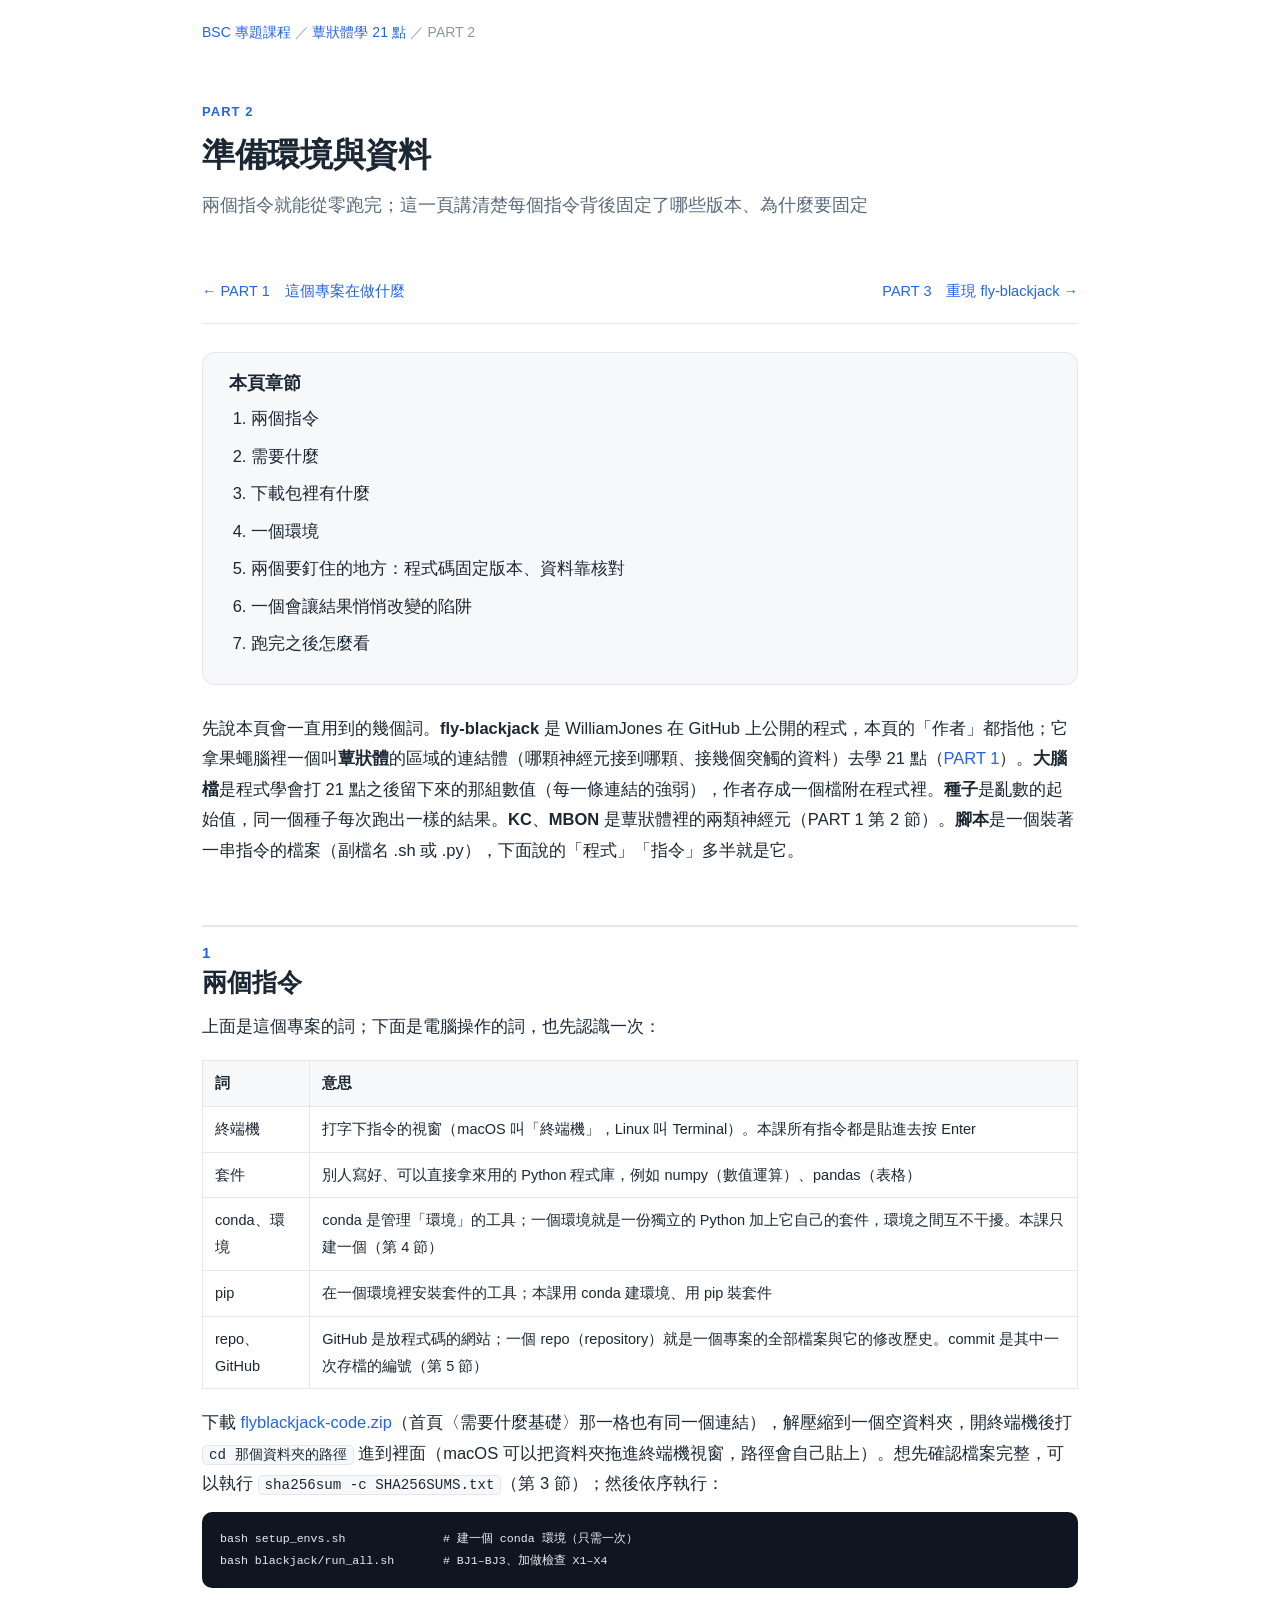
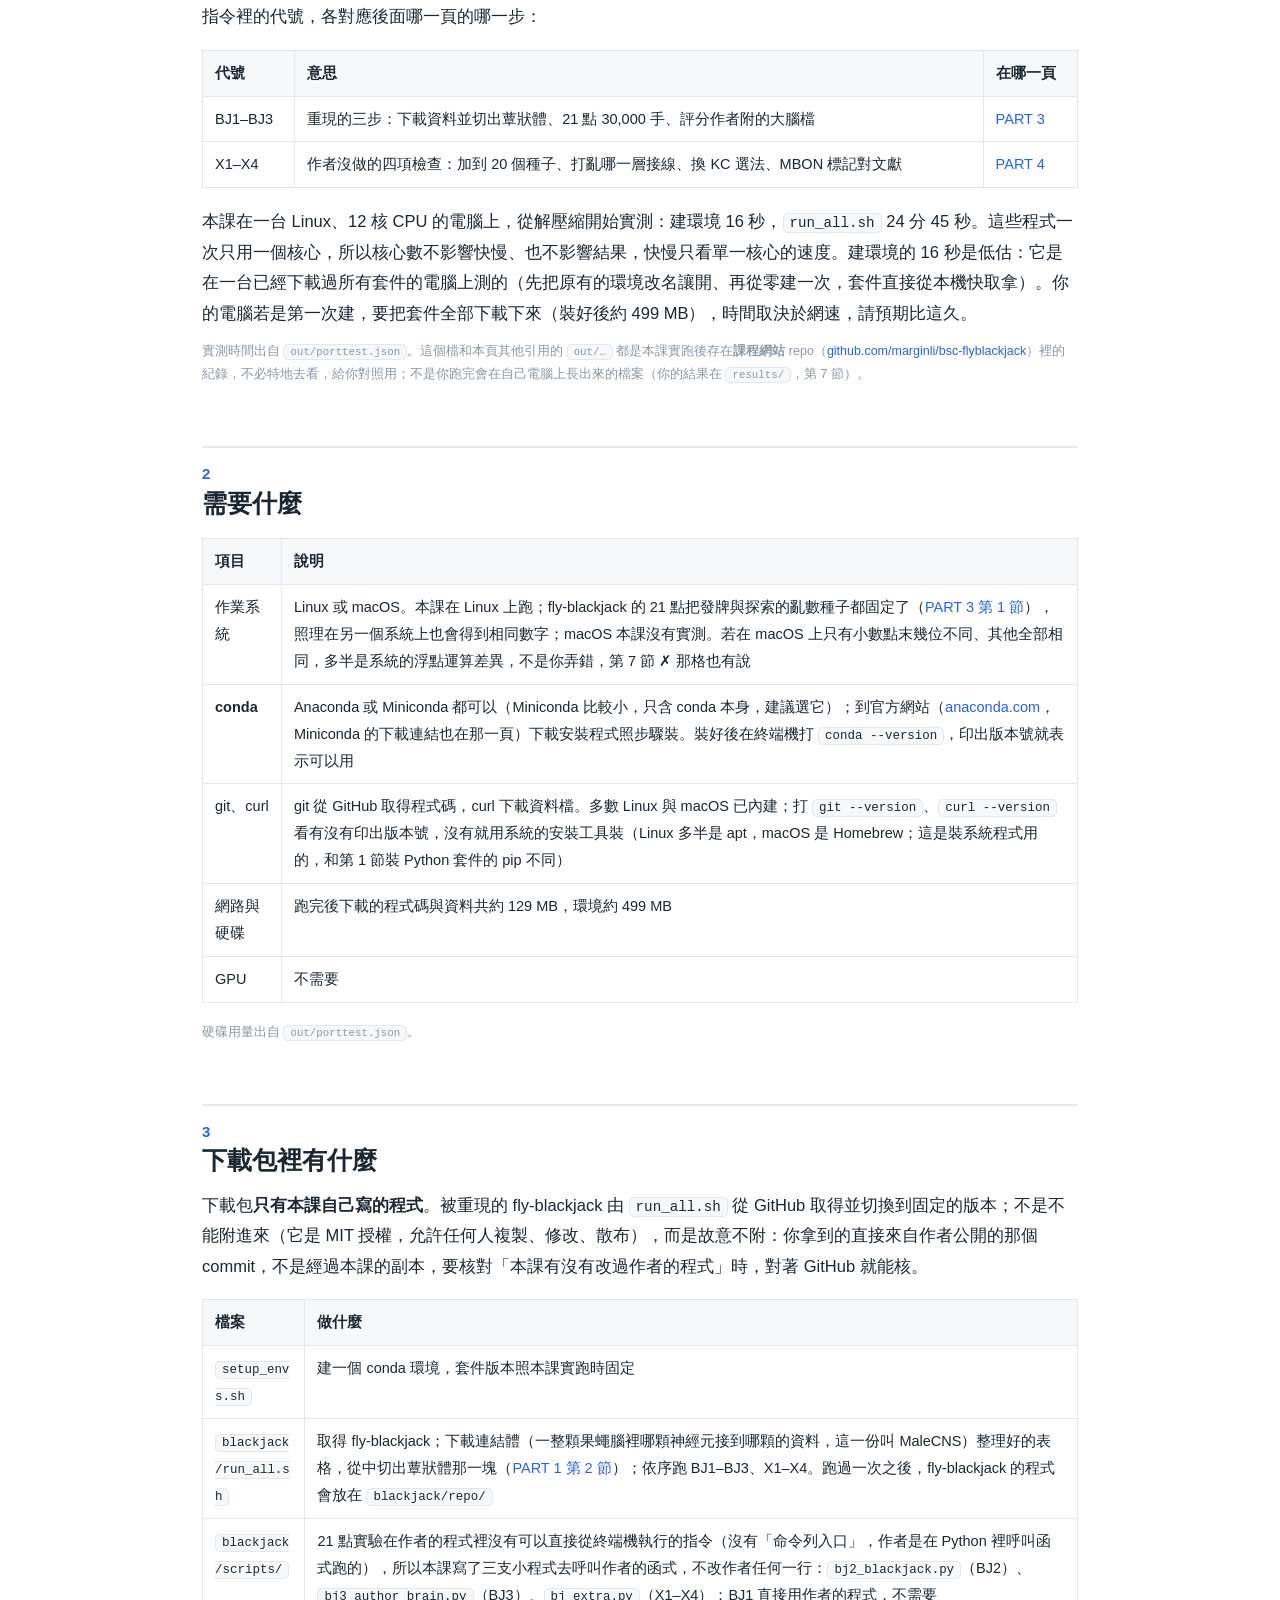
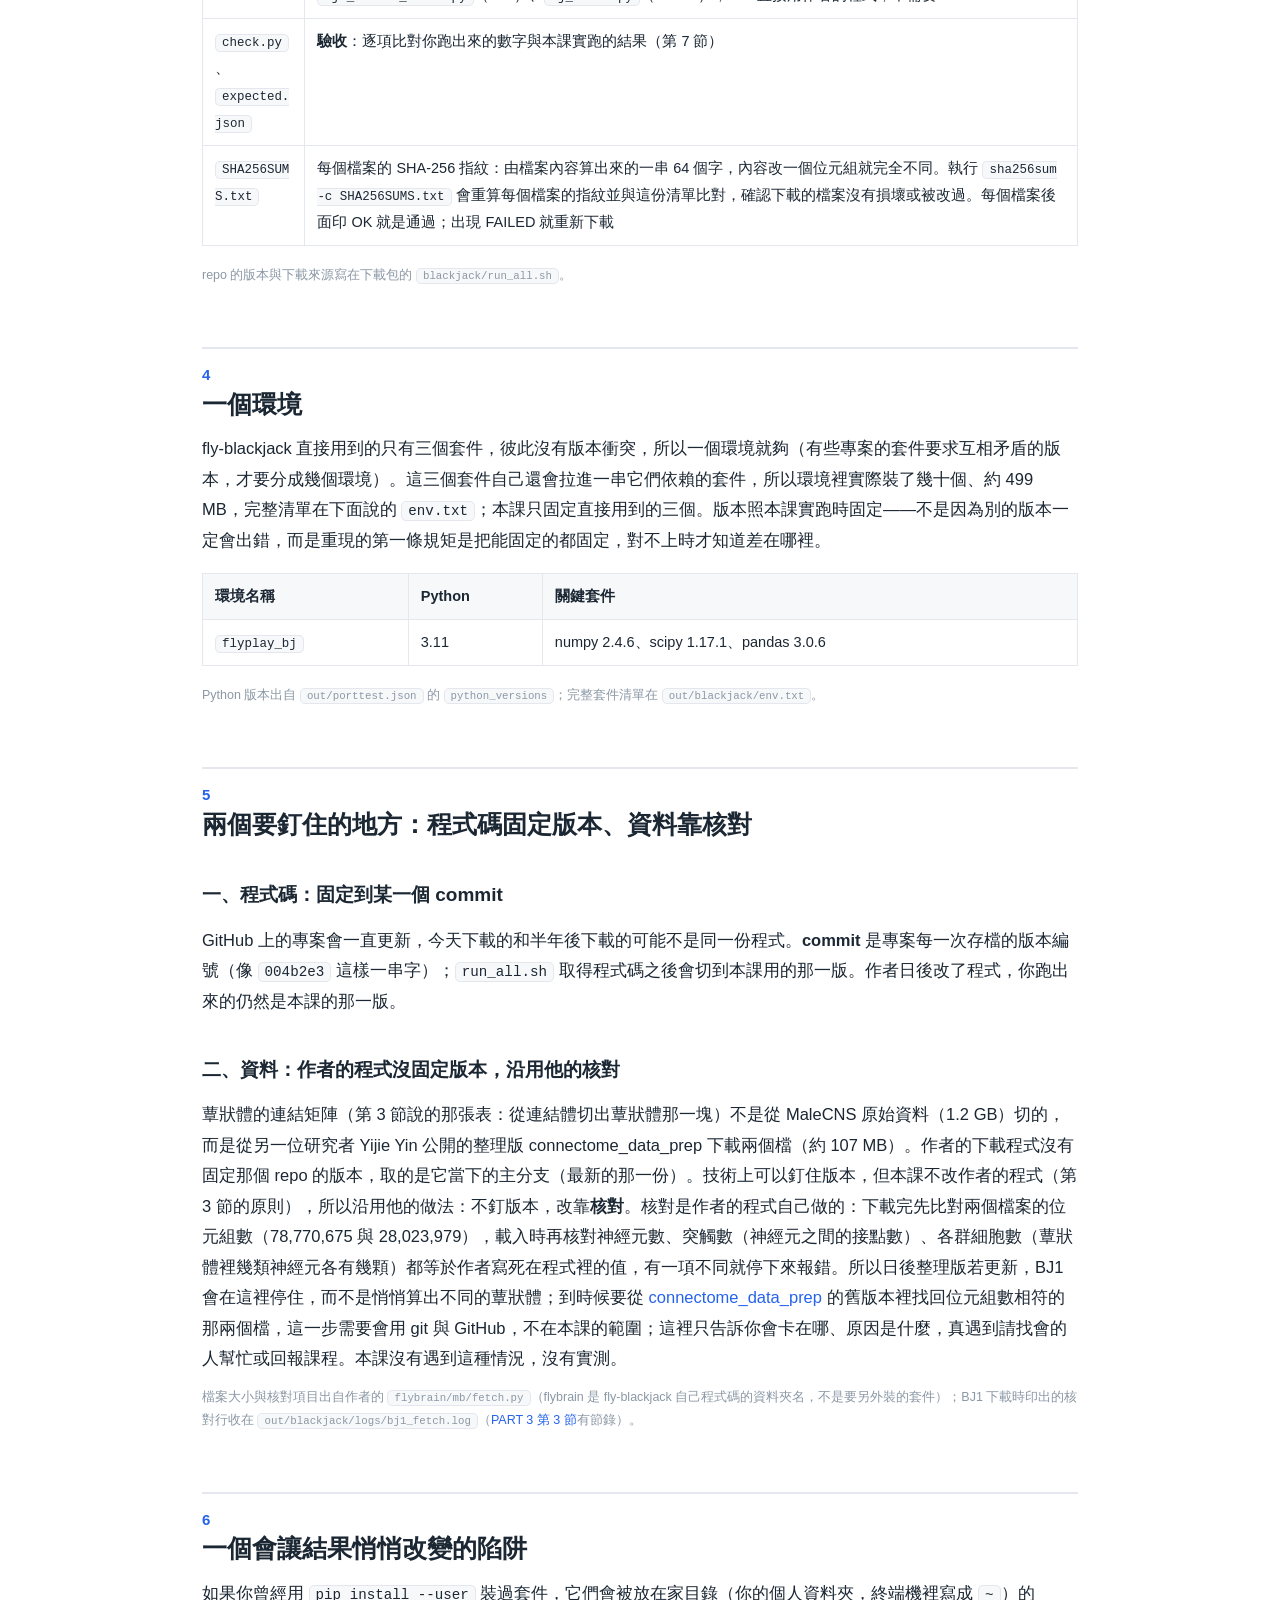
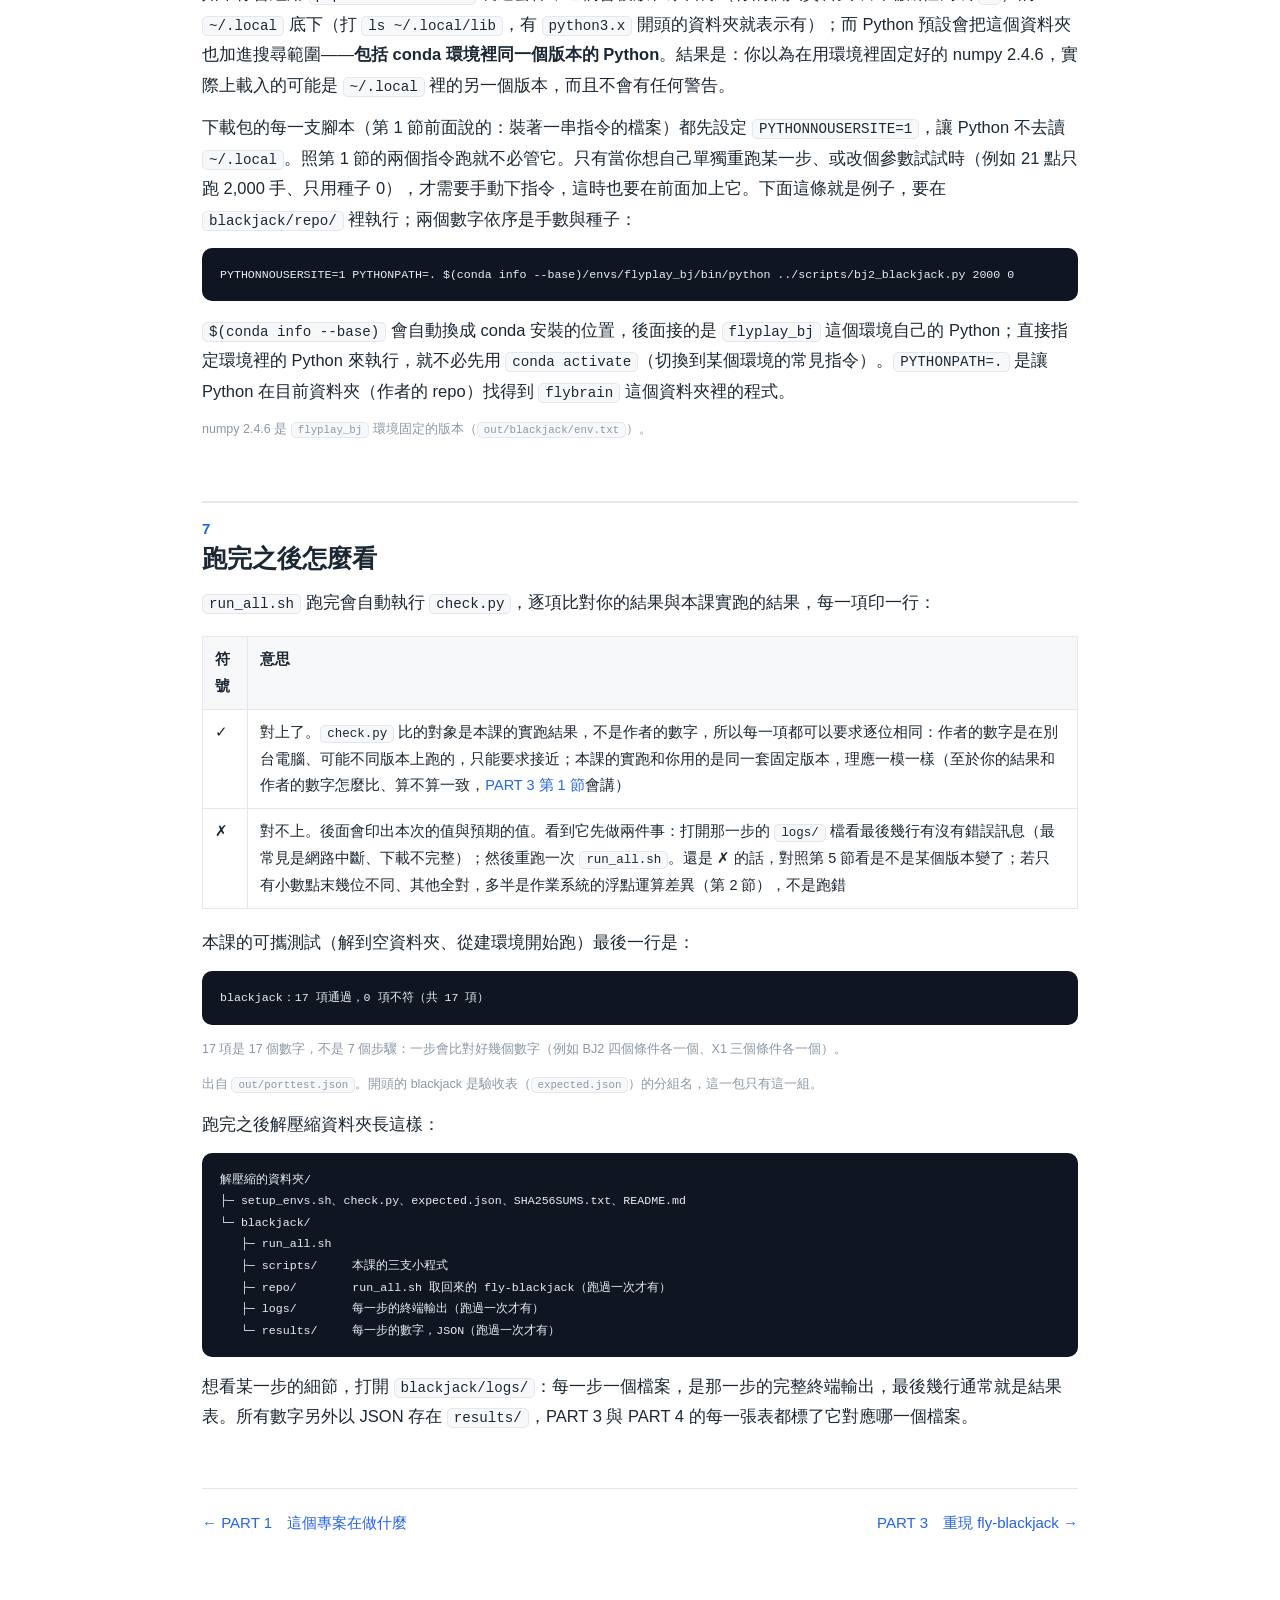
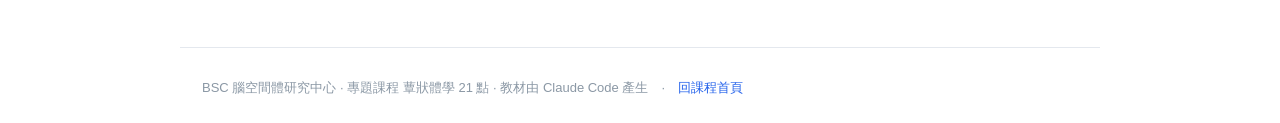
<file: part2-setup.html>
<!doctype html>
<html lang="zh-Hant">
<head>
<meta charset="utf-8">
<meta name="viewport" content="width=device-width, initial-scale=1">
<title>PART 2 準備環境與資料｜蕈狀體學 21 點</title>
<link rel="stylesheet" href="assets/flybj.css">
</head>
<body>
<div class="crumb"><a href="https://marginli.github.io/bsc-topics/">BSC 專題課程</a> ／ <a href="index.html">蕈狀體學 21 點</a> ／ PART 2</div>
<header class="hero">
  <p class="eyebrow">PART 2</p>
  <h1>準備環境與資料</h1>
  <p class="subtitle">兩個指令就能從零跑完；這一頁講清楚每個指令背後固定了哪些版本、為什麼要固定</p>
</header>

<div class="wrap">

  <div class="pager top">
    <a href="part1-what.html">← PART 1　這個專案在做什麼</a>
    <a href="part3-repro.html">PART 3　重現 fly-blackjack →</a>
  </div>

  <nav class="toc">
    <h2>本頁章節</h2>
    <ol>
      <li><a href="#s1">兩個指令</a></li>
      <li><a href="#s2">需要什麼</a></li>
      <li><a href="#s3">下載包裡有什麼</a></li>
      <li><a href="#s4">一個環境</a></li>
      <li><a href="#s5">兩個要釘住的地方：程式碼固定版本、資料靠核對</a></li>
      <li><a href="#s6">一個會讓結果悄悄改變的陷阱</a></li>
      <li><a href="#s7">跑完之後怎麼看</a></li>
    </ol>
  </nav>

  <!-- ══════════════════════════════════════════════════════ -->
  <p>先說本頁會一直用到的幾個詞。<b>fly-blackjack</b> 是 WilliamJones 在 GitHub 上公開的程式，本頁的「作者」都指他；它拿果蠅腦裡一個叫<b>蕈狀體</b>的區域的連結體（哪顆神經元接到哪顆、接幾個突觸的資料）去學 21 點（<a href="part1-what.html">PART 1</a>）。<b>大腦檔</b>是程式學會打 21 點之後留下來的那組數值（每一條連結的強弱），作者存成一個檔附在程式裡。<b>種子</b>是亂數的起始值，同一個種子每次跑出一樣的結果。<b>KC</b>、<b>MBON</b> 是蕈狀體裡的兩類神經元（PART 1 第 2 節）。<b>腳本</b>是一個裝著一串指令的檔案（副檔名 .sh 或 .py），下面說的「程式」「指令」多半就是它。</p>

  <h2 id="s1"><span class="pt">1</span>兩個指令</h2>

  <p>上面是這個專案的詞；下面是電腦操作的詞，也先認識一次：</p>
  <div class="tblwrap">
  <table>
    <tr><th>詞</th><th>意思</th></tr>
    <tr><td>終端機</td><td>打字下指令的視窗（macOS 叫「終端機」，Linux 叫 Terminal）。本課所有指令都是貼進去按 Enter</td></tr>
    <tr><td>套件</td><td>別人寫好、可以直接拿來用的 Python 程式庫，例如 numpy（數值運算）、pandas（表格）</td></tr>
    <tr><td>conda、環境</td><td>conda 是管理「環境」的工具；一個環境就是一份獨立的 Python 加上它自己的套件，環境之間互不干擾。本課只建一個（第 4 節）</td></tr>
    <tr><td>pip</td><td>在一個環境裡安裝套件的工具；本課用 conda 建環境、用 pip 裝套件</td></tr>
    <tr><td>repo、GitHub</td><td>GitHub 是放程式碼的網站；一個 repo（repository）就是一個專案的全部檔案與它的修改歷史。commit 是其中一次存檔的編號（第 5 節）</td></tr>
  </table>
  </div>

  <p>下載 <a href="downloads/flyblackjack-code.zip">flyblackjack-code.zip</a>（首頁〈需要什麼基礎〉那一格也有同一個連結），解壓縮到一個空資料夾，開終端機後打 <code>cd 那個資料夾的路徑</code> 進到裡面（macOS 可以把資料夾拖進終端機視窗，路徑會自己貼上）。想先確認檔案完整，可以執行 <code>sha256sum -c SHA256SUMS.txt</code>（第 3 節）；然後依序執行：</p>

<pre><code>bash setup_envs.sh              # 建一個 conda 環境（只需一次）
bash blackjack/run_all.sh       # BJ1–BJ3、加做檢查 X1–X4</code></pre>

  <p>指令裡的代號，各對應後面哪一頁的哪一步：</p>
  <div class="tblwrap">
  <table>
    <tr><th>代號</th><th>意思</th><th>在哪一頁</th></tr>
    <tr><td>BJ1–BJ3</td><td>重現的三步：下載資料並切出蕈狀體、21 點 30,000 手、評分作者附的大腦檔</td><td><a href="part3-repro.html">PART 3</a></td></tr>
    <tr><td>X1–X4</td><td>作者沒做的四項檢查：加到 20 個種子、打亂哪一層接線、換 KC 選法、MBON 標記對文獻</td><td><a href="part4-checks.html">PART 4</a></td></tr>
  </table>
  </div>

  <p>本課在一台 Linux、12 核 CPU 的電腦上，從解壓縮開始實測：建環境 16 秒，<code>run_all.sh</code> 24 分 45 秒。這些程式一次只用一個核心，所以核心數不影響快慢、也不影響結果，快慢只看單一核心的速度。建環境的 16 秒是低估：它是在一台已經下載過所有套件的電腦上測的（先把原有的環境改名讓開、再從零建一次，套件直接從本機快取拿）。你的電腦若是第一次建，要把套件全部下載下來（裝好後約 499 MB），時間取決於網速，請預期比這久。</p>
  <p class="figsrc">實測時間出自 <code>out/porttest.json</code>。這個檔和本頁其他引用的 <code>out/…</code> 都是本課實跑後存在<b>課程網站</b> repo（<a href="https://github.com/marginli/bsc-flyblackjack">github.com/marginli/bsc-flyblackjack</a>）裡的紀錄，不必特地去看，給你對照用；不是你跑完會在自己電腦上長出來的檔案（你的結果在 <code>results/</code>，第 7 節）。</p>

  <!-- ══════════════════════════════════════════════════════ -->
  <h2 id="s2"><span class="pt">2</span>需要什麼</h2>

  <div class="tblwrap">
  <table>
    <tr><th>項目</th><th>說明</th></tr>
    <tr><td>作業系統</td><td>Linux 或 macOS。本課在 Linux 上跑；fly-blackjack 的 21 點把發牌與探索的亂數種子都固定了（<a href="part3-repro.html#s1">PART 3 第 1 節</a>），照理在另一個系統上也會得到相同數字；macOS 本課沒有實測。若在 macOS 上只有小數點末幾位不同、其他全部相同，多半是系統的浮點運算差異，不是你弄錯，第 7 節 ✗ 那格也有說</td></tr>
    <tr><td><b>conda</b></td><td>Anaconda 或 Miniconda 都可以（Miniconda 比較小，只含 conda 本身，建議選它）；到官方網站（<a href="https://www.anaconda.com/download/success">anaconda.com</a>，Miniconda 的下載連結也在那一頁）下載安裝程式照步驟裝。裝好後在終端機打 <code>conda --version</code>，印出版本號就表示可以用</td></tr>
    <tr><td>git、curl</td><td>git 從 GitHub 取得程式碼，curl 下載資料檔。多數 Linux 與 macOS 已內建；打 <code>git --version</code>、<code>curl --version</code> 看有沒有印出版本號，沒有就用系統的安裝工具裝（Linux 多半是 apt，macOS 是 Homebrew；這是裝系統程式用的，和第 1 節裝 Python 套件的 pip 不同）</td></tr>
    <tr><td>網路與硬碟</td><td>跑完後下載的程式碼與資料共約 129 MB，環境約 499 MB</td></tr>
    <tr><td>GPU</td><td>不需要</td></tr>
  </table>
  </div>
  <p class="figsrc">硬碟用量出自 <code>out/porttest.json</code>。</p>

  <!-- ══════════════════════════════════════════════════════ -->
  <h2 id="s3"><span class="pt">3</span>下載包裡有什麼</h2>

  <p>下載包<b>只有本課自己寫的程式</b>。被重現的 fly-blackjack 由 <code>run_all.sh</code> 從 GitHub 取得並切換到固定的版本；不是不能附進來（它是 MIT 授權，允許任何人複製、修改、散布），而是故意不附：你拿到的直接來自作者公開的那個 commit，不是經過本課的副本，要核對「本課有沒有改過作者的程式」時，對著 GitHub 就能核。</p>

  <div class="tblwrap">
  <table>
    <tr><th>檔案</th><th>做什麼</th></tr>
    <tr><td><code>setup_envs.sh</code></td><td>建一個 conda 環境，套件版本照本課實跑時固定</td></tr>
    <tr><td><code>blackjack/run_all.sh</code></td><td>取得 fly-blackjack；下載連結體（一整顆果蠅腦裡哪顆神經元接到哪顆的資料，這一份叫 MaleCNS）整理好的表格，從中切出蕈狀體那一塊（<a href="part1-what.html#s2">PART 1 第 2 節</a>）；依序跑 BJ1–BJ3、X1–X4。跑過一次之後，fly-blackjack 的程式會放在 <code>blackjack/repo/</code></td></tr>
    <tr><td><code>blackjack/scripts/</code></td><td>21 點實驗在作者的程式裡沒有可以直接從終端機執行的指令（沒有「命令列入口」，作者是在 Python 裡呼叫函式跑的），所以本課寫了三支小程式去呼叫作者的函式，不改作者任何一行：<code>bj2_blackjack.py</code>（BJ2）、<code>bj3_author_brain.py</code>（BJ3）、<code>bj_extra.py</code>（X1–X4）；BJ1 直接用作者的程式，不需要</td></tr>
    <tr><td><code>check.py</code>、<code>expected.json</code></td><td><b>驗收</b>：逐項比對你跑出來的數字與本課實跑的結果（第 7 節）</td></tr>
    <tr><td><code>SHA256SUMS.txt</code></td><td>每個檔案的 SHA-256 指紋：由檔案內容算出來的一串 64 個字，內容改一個位元組就完全不同。執行 <code>sha256sum -c SHA256SUMS.txt</code> 會重算每個檔案的指紋並與這份清單比對，確認下載的檔案沒有損壞或被改過。每個檔案後面印 OK 就是通過；出現 FAILED 就重新下載</td></tr>
  </table>
  </div>

  <p class="figsrc">repo 的版本與下載來源寫在下載包的 <code>blackjack/run_all.sh</code>。</p>

  <!-- ══════════════════════════════════════════════════════ -->
  <h2 id="s4"><span class="pt">4</span>一個環境</h2>

  <p>fly-blackjack 直接用到的只有三個套件，彼此沒有版本衝突，所以一個環境就夠（有些專案的套件要求互相矛盾的版本，才要分成幾個環境）。這三個套件自己還會拉進一串它們依賴的套件，所以環境裡實際裝了幾十個、約 499 MB，完整清單在下面說的 <code>env.txt</code>；本課只固定直接用到的三個。版本照本課實跑時固定——不是因為別的版本一定會出錯，而是重現的第一條規矩是把能固定的都固定，對不上時才知道差在哪裡。</p>

  <div class="tblwrap">
  <table>
    <tr><th>環境名稱</th><th>Python</th><th>關鍵套件</th></tr>
    <tr><td><code>flyplay_bj</code></td><td>3.11</td><td>numpy 2.4.6、scipy 1.17.1、pandas 3.0.6</td></tr>
  </table>
  </div>
  <p class="figsrc">Python 版本出自 <code>out/porttest.json</code> 的 <code>python_versions</code>；完整套件清單在 <code>out/blackjack/env.txt</code>。</p>

  <!-- ══════════════════════════════════════════════════════ -->
  <h2 id="s5"><span class="pt">5</span>兩個要釘住的地方：程式碼固定版本、資料靠核對</h2>

  <h3>一、程式碼：固定到某一個 commit</h3>
  <p>GitHub 上的專案會一直更新，今天下載的和半年後下載的可能不是同一份程式。<b>commit</b> 是專案每一次存檔的版本編號（像 <code>004b2e3</code> 這樣一串字）；<code>run_all.sh</code> 取得程式碼之後會切到本課用的那一版。作者日後改了程式，你跑出來的仍然是本課的那一版。</p>

  <h3>二、資料：作者的程式沒固定版本，沿用他的核對</h3>
  <p>蕈狀體的連結矩陣（第 3 節說的那張表：從連結體切出蕈狀體那一塊）不是從 MaleCNS 原始資料（1.2 GB）切的，而是從另一位研究者 Yijie Yin 公開的整理版 connectome_data_prep 下載兩個檔（約 107 MB）。作者的下載程式沒有固定那個 repo 的版本，取的是它當下的主分支（最新的那一份）。技術上可以釘住版本，但本課不改作者的程式（第 3 節的原則），所以沿用他的做法：不釘版本，改靠<b>核對</b>。核對是作者的程式自己做的：下載完先比對兩個檔案的位元組數（78,770,675 與 28,023,979），載入時再核對神經元數、突觸數（神經元之間的接點數）、各群細胞數（蕈狀體裡幾類神經元各有幾顆）都等於作者寫死在程式裡的值，有一項不同就停下來報錯。所以日後整理版若更新，BJ1 會在這裡停住，而不是悄悄算出不同的蕈狀體；到時候要從 <a href="https://github.com/YijieYin/connectome_data_prep">connectome_data_prep</a> 的舊版本裡找回位元組數相符的那兩個檔，這一步需要會用 git 與 GitHub，不在本課的範圍；這裡只告訴你會卡在哪、原因是什麼，真遇到請找會的人幫忙或回報課程。本課沒有遇到這種情況，沒有實測。</p>
  <p class="figsrc">檔案大小與核對項目出自作者的 <code>flybrain/mb/fetch.py</code>（flybrain 是 fly-blackjack 自己程式碼的資料夾名，不是要另外裝的套件）；BJ1 下載時印出的核對行收在 <code>out/blackjack/logs/bj1_fetch.log</code>（<a href="part3-repro.html#s3">PART 3 第 3 節</a>有節錄）。</p>

  <!-- ══════════════════════════════════════════════════════ -->
  <h2 id="s6"><span class="pt">6</span>一個會讓結果悄悄改變的陷阱</h2>

  <p>如果你曾經用 <code>pip install --user</code> 裝過套件，它們會被放在家目錄（你的個人資料夾，終端機裡寫成 <code>~</code>）的 <code>~/.local</code> 底下（打 <code>ls ~/.local/lib</code>，有 <code>python3.x</code> 開頭的資料夾就表示有）；而 Python 預設會把這個資料夾也加進搜尋範圍——<b>包括 conda 環境裡同一個版本的 Python</b>。結果是：你以為在用環境裡固定好的 numpy 2.4.6，實際上載入的可能是 <code>~/.local</code> 裡的另一個版本，而且不會有任何警告。</p>
  <p>下載包的每一支腳本（第 1 節前面說的：裝著一串指令的檔案）都先設定 <code>PYTHONNOUSERSITE=1</code>，讓 Python 不去讀 <code>~/.local</code>。照第 1 節的兩個指令跑就不必管它。只有當你想自己單獨重跑某一步、或改個參數試試時（例如 21 點只跑 2,000 手、只用種子 0），才需要手動下指令，這時也要在前面加上它。下面這條就是例子，要在 <code>blackjack/repo/</code> 裡執行；兩個數字依序是手數與種子：</p>

<pre><code>PYTHONNOUSERSITE=1 PYTHONPATH=. $(conda info --base)/envs/flyplay_bj/bin/python ../scripts/bj2_blackjack.py 2000 0</code></pre>
  <p><code>$(conda info --base)</code> 會自動換成 conda 安裝的位置，後面接的是 <code>flyplay_bj</code> 這個環境自己的 Python；直接指定環境裡的 Python 來執行，就不必先用 <code>conda activate</code>（切換到某個環境的常見指令）。<code>PYTHONPATH=.</code> 是讓 Python 在目前資料夾（作者的 repo）找得到 <code>flybrain</code> 這個資料夾裡的程式。</p>

  <p class="figsrc">numpy 2.4.6 是 <code>flyplay_bj</code> 環境固定的版本（<code>out/blackjack/env.txt</code>）。</p>

  <!-- ══════════════════════════════════════════════════════ -->
  <h2 id="s7"><span class="pt">7</span>跑完之後怎麼看</h2>

  <p><code>run_all.sh</code> 跑完會自動執行 <code>check.py</code>，逐項比對你的結果與本課實跑的結果，每一項印一行：</p>

  <div class="tblwrap">
  <table>
    <tr><th>符號</th><th>意思</th></tr>
    <tr><td>✓</td><td>對上了。<code>check.py</code> 比的對象是本課的實跑結果，不是作者的數字，所以每一項都可以要求逐位相同：作者的數字是在別台電腦、可能不同版本上跑的，只能要求接近；本課的實跑和你用的是同一套固定版本，理應一模一樣（至於你的結果和作者的數字怎麼比、算不算一致，<a href="part3-repro.html#s1">PART 3 第 1 節</a>會講）</td></tr>
    <tr><td>✗</td><td>對不上。後面會印出本次的值與預期的值。看到它先做兩件事：打開那一步的 <code>logs/</code> 檔看最後幾行有沒有錯誤訊息（最常見是網路中斷、下載不完整）；然後重跑一次 <code>run_all.sh</code>。還是 ✗ 的話，對照第 5 節看是不是某個版本變了；若只有小數點末幾位不同、其他全對，多半是作業系統的浮點運算差異（第 2 節），不是跑錯</td></tr>
  </table>
  </div>

  <p>本課的可攜測試（解到空資料夾、從建環境開始跑）最後一行是：</p>
<pre><code>blackjack：17 項通過，0 項不符（共 17 項）</code></pre>
  <p class="figsrc">17 項是 17 個數字，不是 7 個步驟：一步會比對好幾個數字（例如 BJ2 四個條件各一個、X1 三個條件各一個）。</p>
  <p class="figsrc">出自 <code>out/porttest.json</code>。開頭的 blackjack 是驗收表（<code>expected.json</code>）的分組名，這一包只有這一組。</p>

  <p>跑完之後解壓縮資料夾長這樣：</p>
<pre><code>解壓縮的資料夾/
├─ setup_envs.sh、check.py、expected.json、SHA256SUMS.txt、README.md
└─ blackjack/
   ├─ run_all.sh
   ├─ scripts/     本課的三支小程式
   ├─ repo/        run_all.sh 取回來的 fly-blackjack（跑過一次才有）
   ├─ logs/        每一步的終端輸出（跑過一次才有）
   └─ results/     每一步的數字，JSON（跑過一次才有）</code></pre>
  <p>想看某一步的細節，打開 <code>blackjack/logs/</code>：每一步一個檔案，是那一步的完整終端輸出，最後幾行通常就是結果表。所有數字另外以 JSON 存在 <code>results/</code>，PART 3 與 PART 4 的每一張表都標了它對應哪一個檔案。</p>

  <div class="pager">
    <a href="part1-what.html">← PART 1　這個專案在做什麼</a>
    <a href="part3-repro.html">PART 3　重現 fly-blackjack →</a>
  </div>

</div>
<div class="foot">BSC 腦空間體研究中心 · 專題課程 蕈狀體學 21 點 · 教材由 Claude Code 產生　·　<a href="index.html">回課程首頁</a></div>
</body>
</html>
</file>
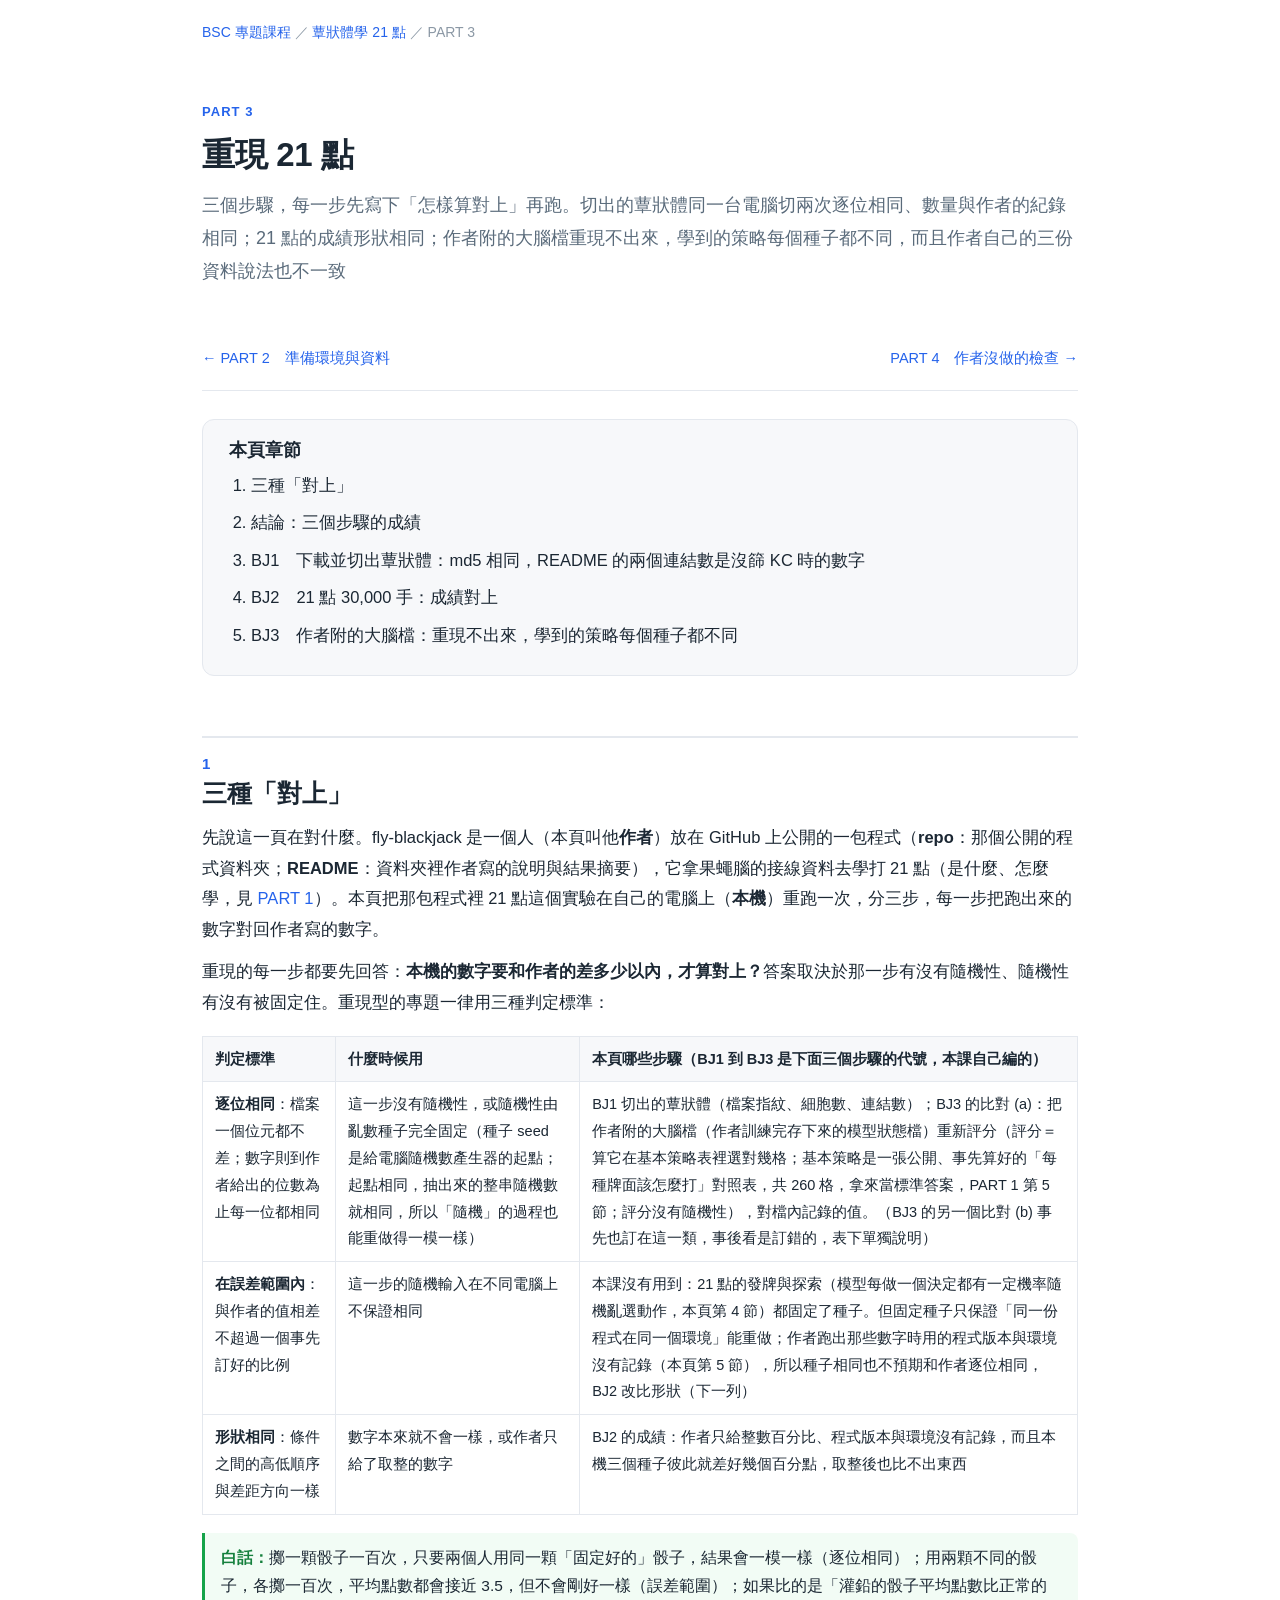
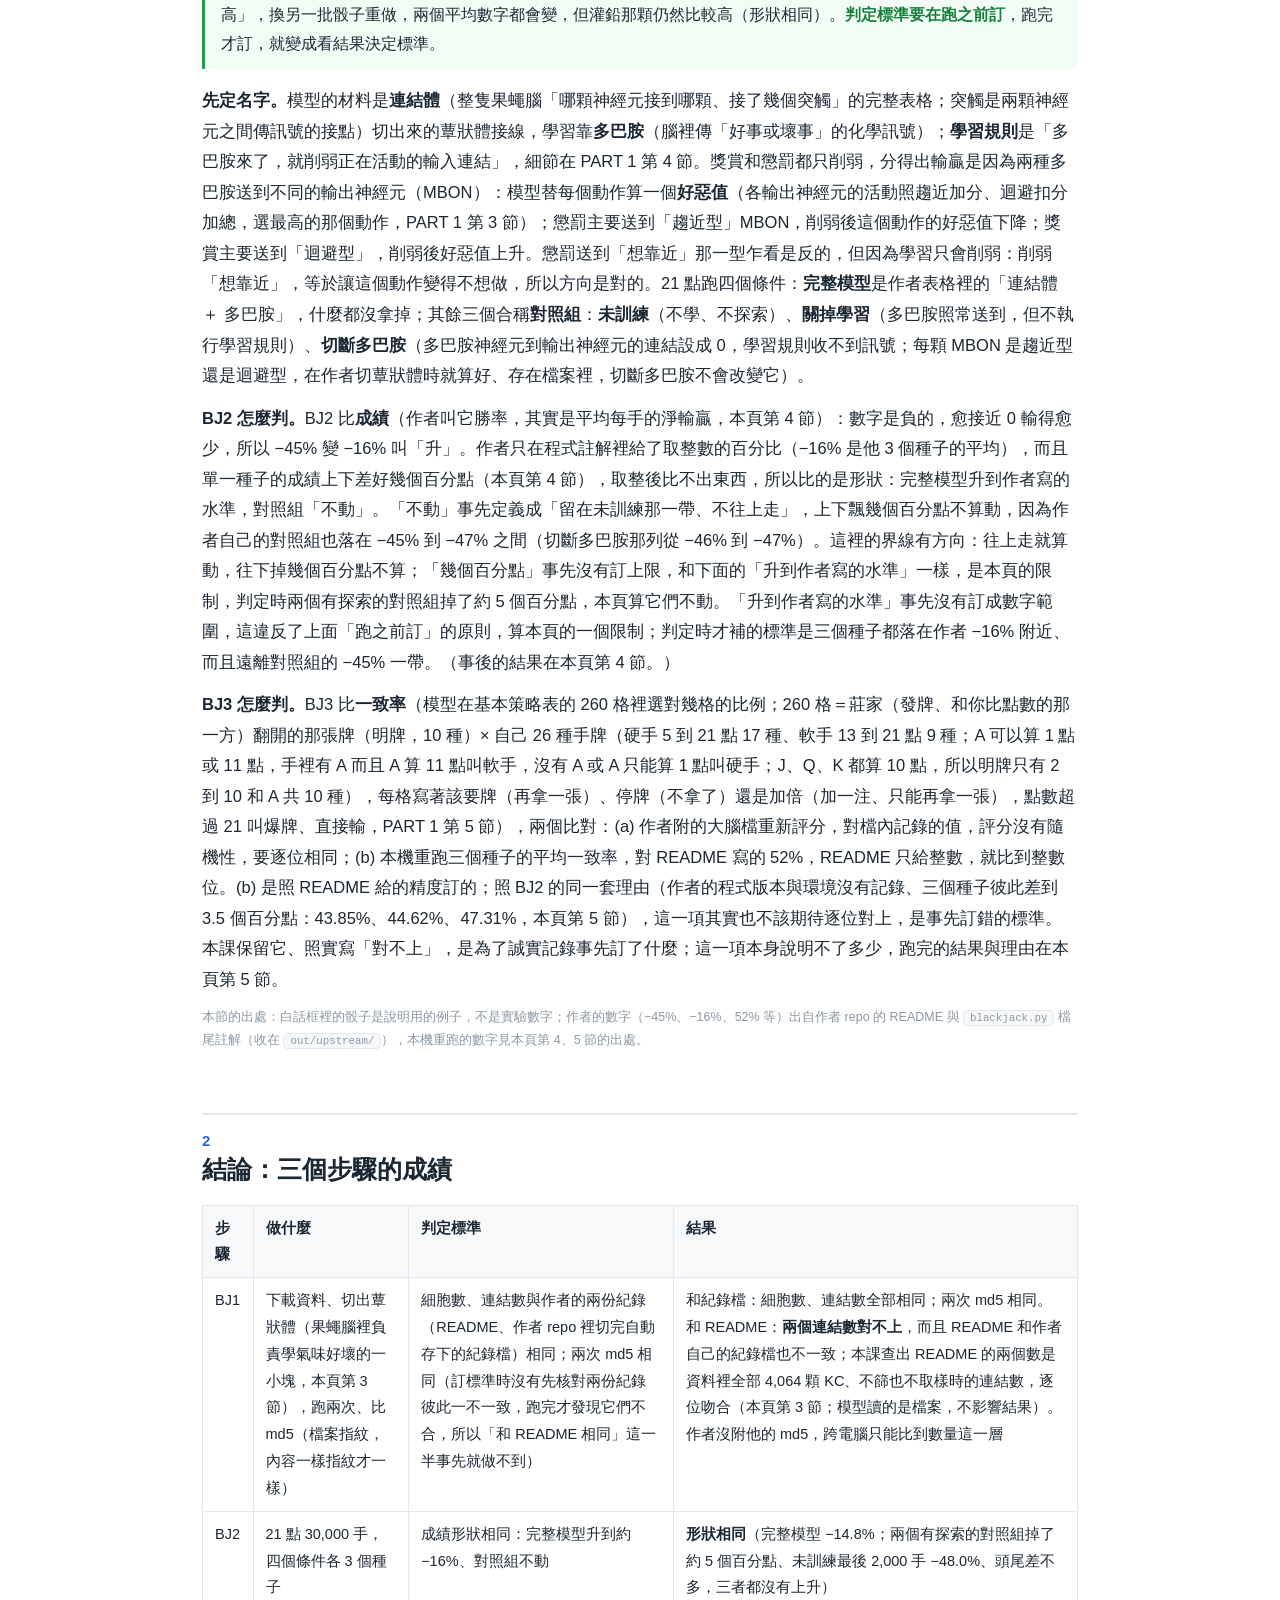
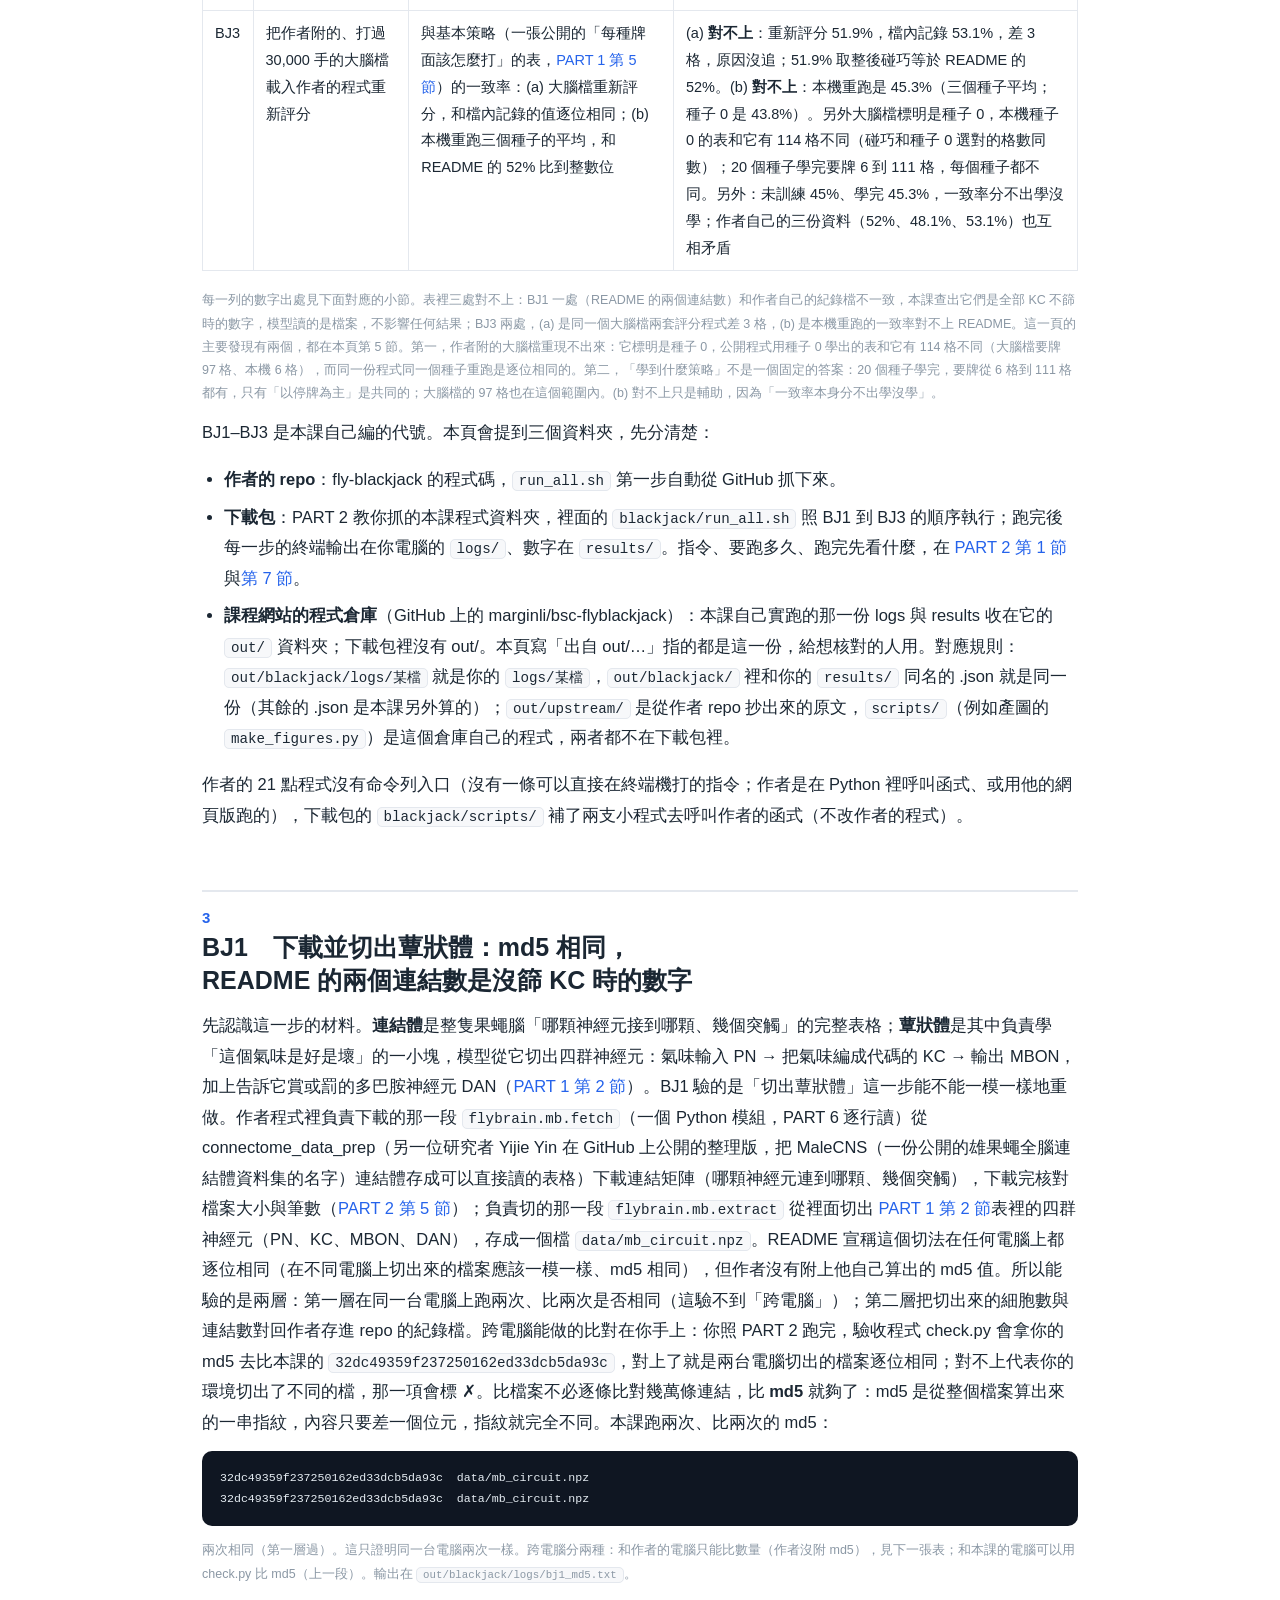
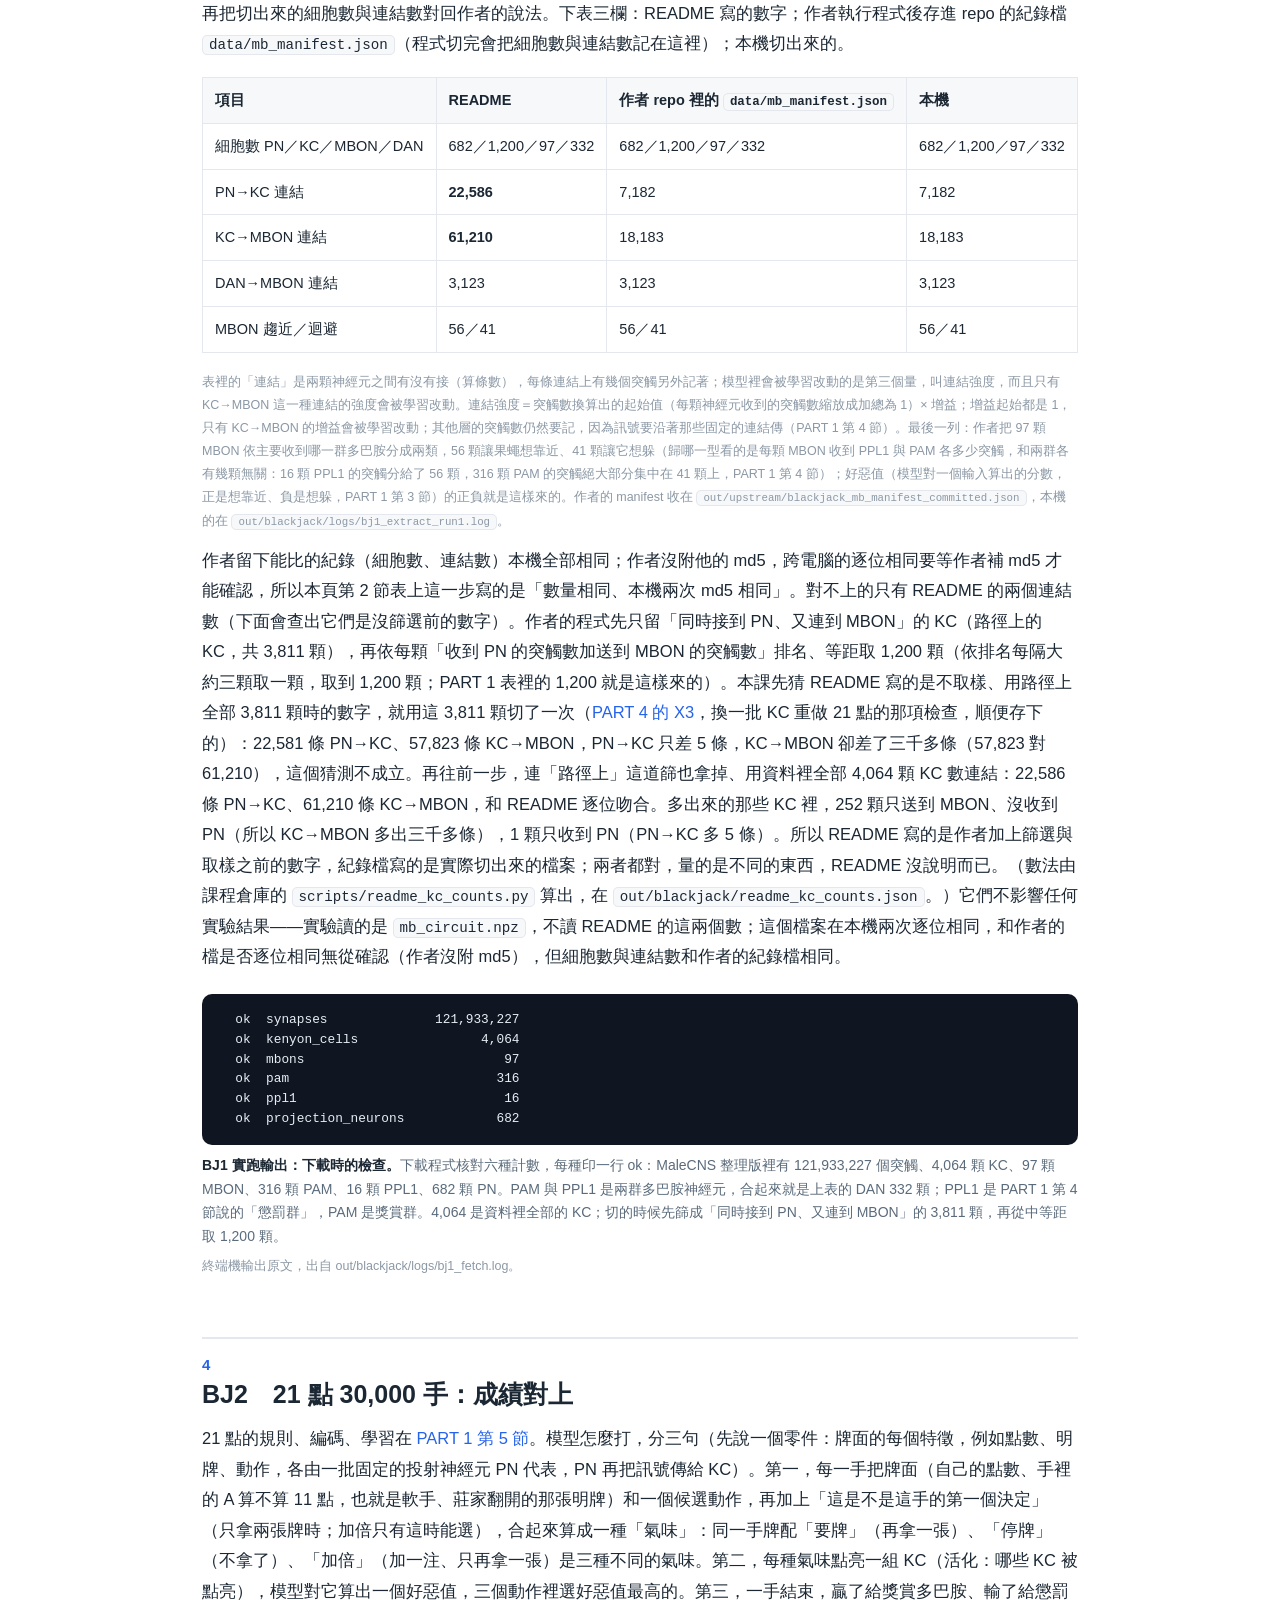
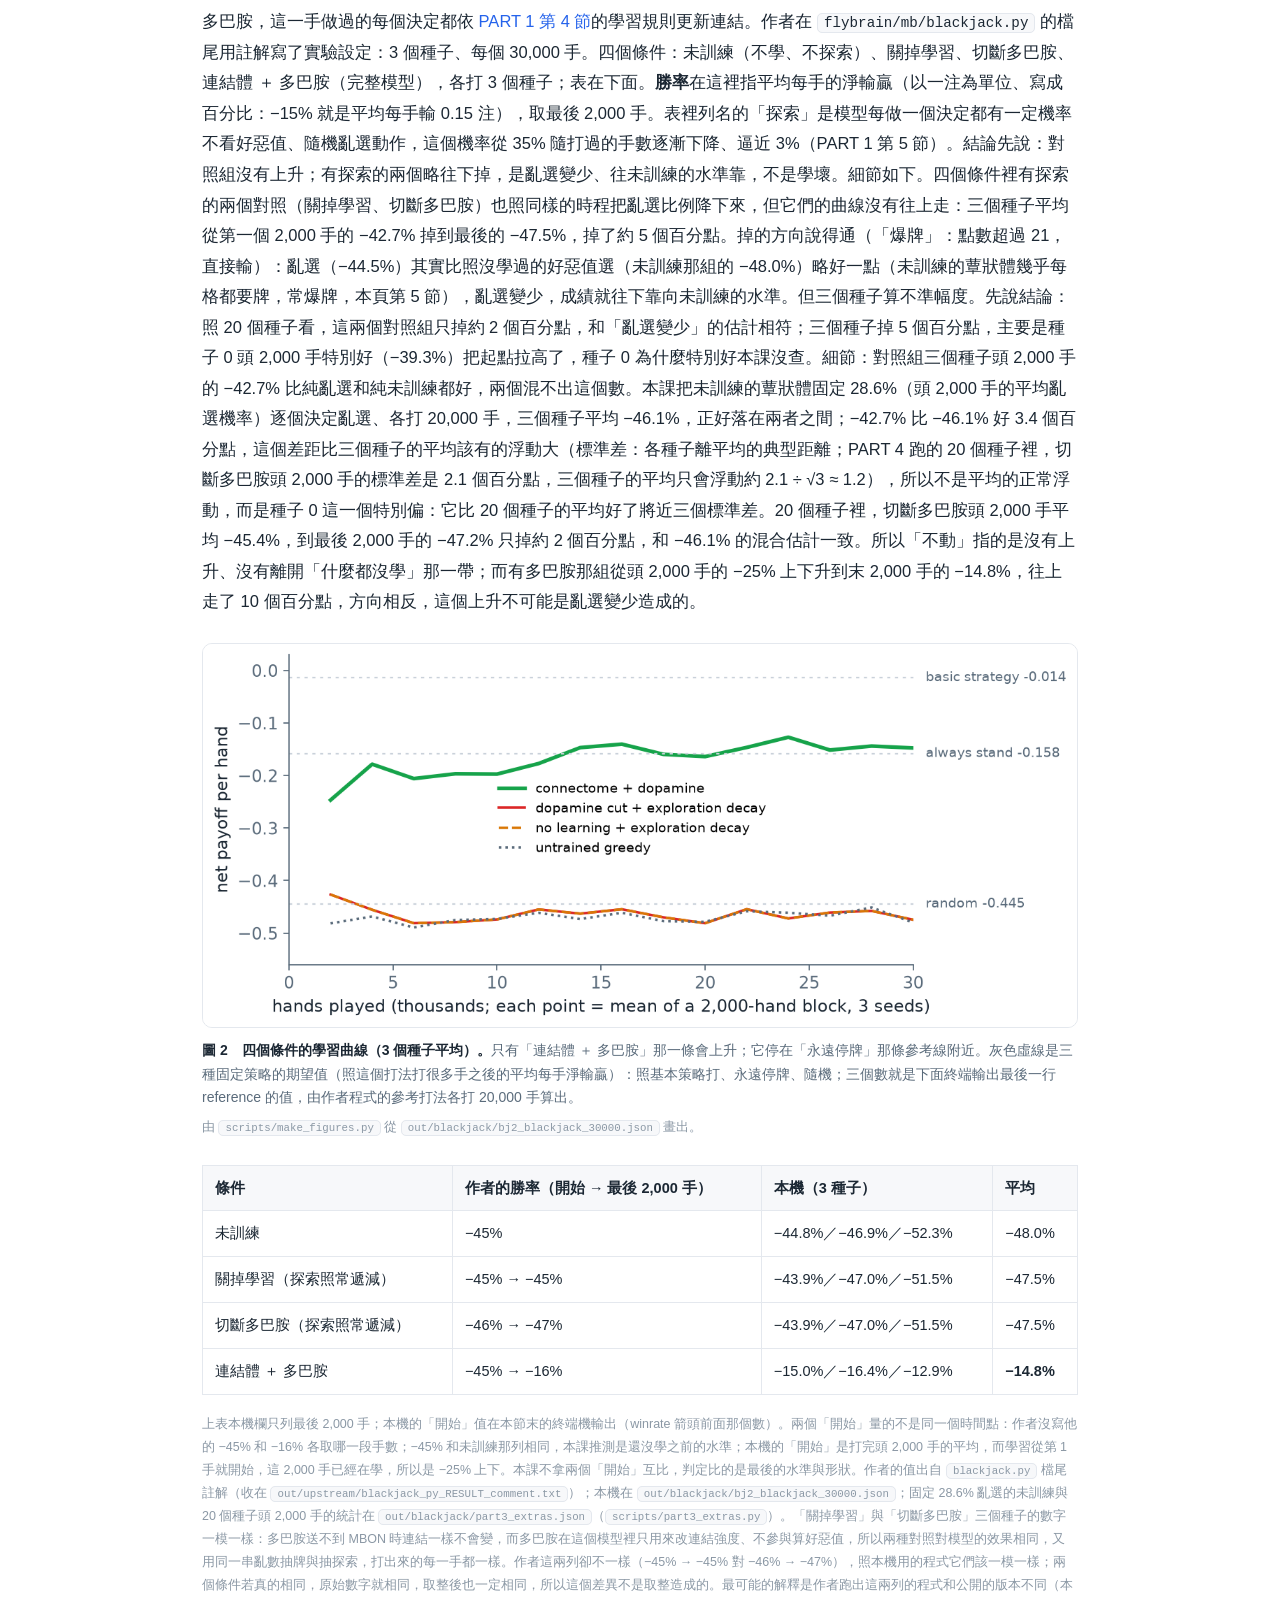
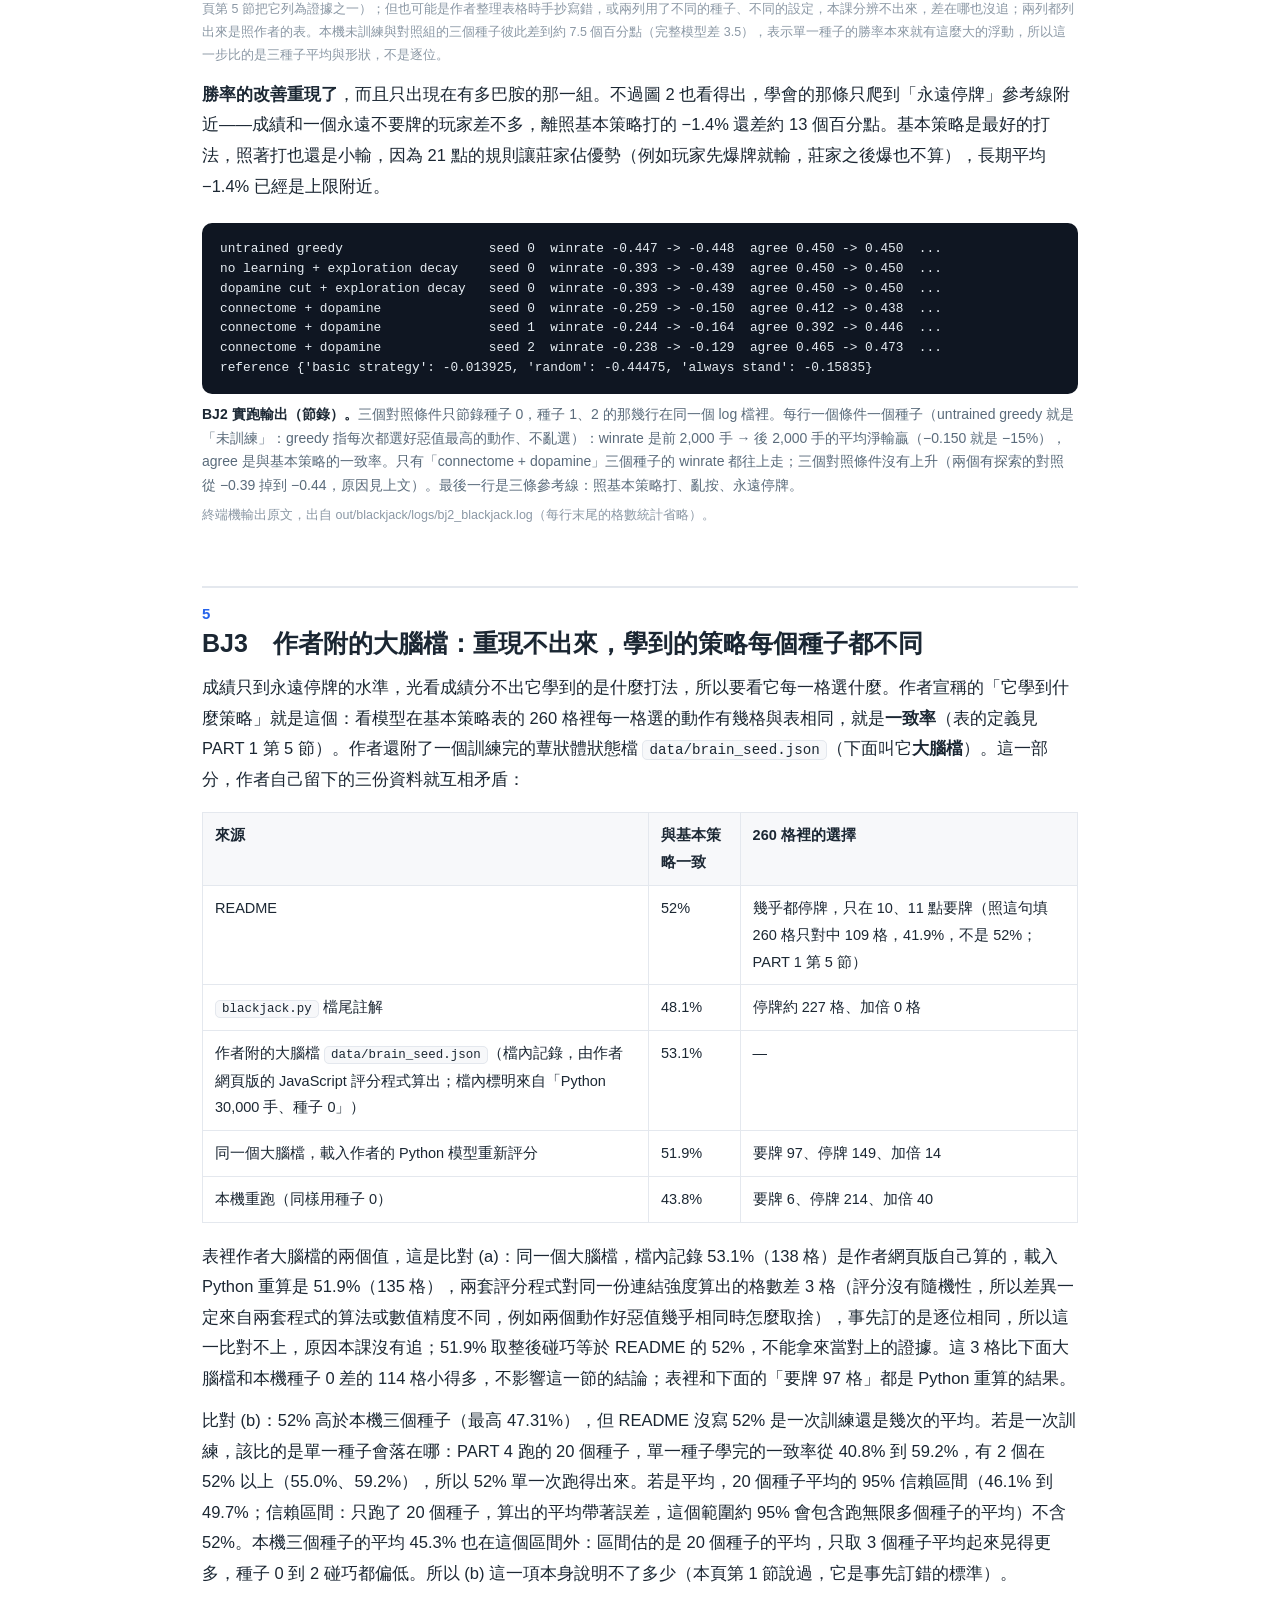
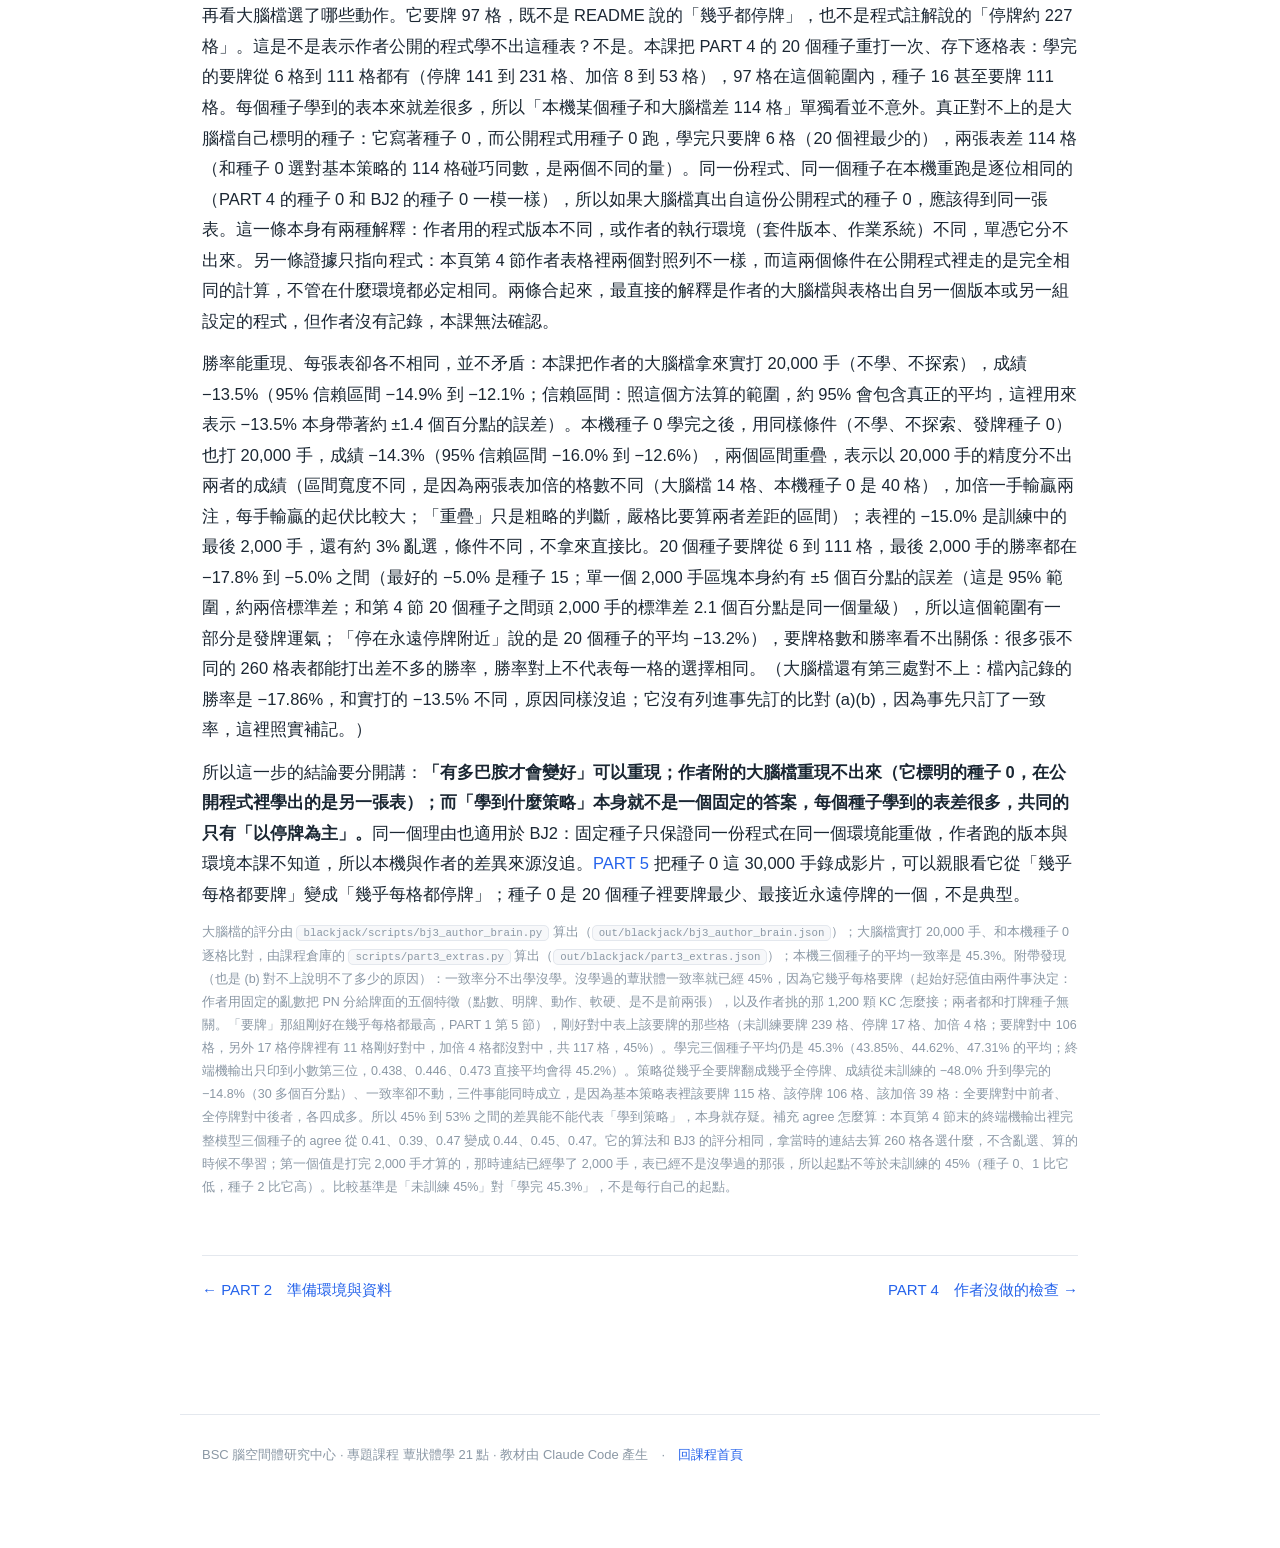
<file: part3-repro.html>
<!doctype html>
<html lang="zh-Hant">
<head>
<meta charset="utf-8">
<meta name="viewport" content="width=device-width, initial-scale=1">
<title>PART 3 重現 21 點｜蕈狀體學 21 點</title>
<link rel="stylesheet" href="assets/flybj.css">
</head>
<body>
<div class="crumb"><a href="https://marginli.github.io/bsc-topics/">BSC 專題課程</a> ／ <a href="index.html">蕈狀體學 21 點</a> ／ PART 3</div>
<header class="hero">
  <p class="eyebrow">PART 3</p>
  <h1>重現 21 點</h1>
  <p class="subtitle">三個步驟，每一步先寫下「怎樣算對上」再跑。切出的蕈狀體同一台電腦切兩次逐位相同、數量與作者的紀錄相同；21 點的成績形狀相同；作者附的大腦檔重現不出來，學到的策略每個種子都不同，而且作者自己的三份資料說法也不一致</p>
</header>

<div class="wrap">

  <div class="pager top">
    <a href="part2-setup.html">← PART 2　準備環境與資料</a>
    <a href="part4-checks.html">PART 4　作者沒做的檢查 →</a>
  </div>

  <nav class="toc">
    <h2>本頁章節</h2>
    <ol>
      <li><a href="#s1">三種「對上」</a></li>
      <li><a href="#s2">結論：三個步驟的成績</a></li>
      <li><a href="#s3">BJ1　下載並切出蕈狀體：md5 相同，README 的兩個連結數是沒篩 KC 時的數字</a></li>
      <li><a href="#s4">BJ2　21 點 30,000 手：成績對上</a></li>
      <li><a href="#s5">BJ3　作者附的大腦檔：重現不出來，學到的策略每個種子都不同</a></li>
    </ol>
  </nav>


  <!-- ══════════════════════════════════════════════════════ -->
  <h2 id="s1"><span class="pt">1</span>三種「對上」</h2>

  <p>先說這一頁在對什麼。fly-blackjack 是一個人（本頁叫他<b>作者</b>）放在 GitHub 上公開的一包程式（<b>repo</b>：那個公開的程式資料夾；<b>README</b>：資料夾裡作者寫的說明與結果摘要），它拿果蠅腦的接線資料去學打 21 點（是什麼、怎麼學，見 <a href="part1-what.html">PART 1</a>）。本頁把那包程式裡 21 點這個實驗在自己的電腦上（<b>本機</b>）重跑一次，分三步，每一步把跑出來的數字對回作者寫的數字。</p>
  <p>重現的每一步都要先回答：<b>本機的數字要和作者的差多少以內，才算對上？</b>答案取決於那一步有沒有隨機性、隨機性有沒有被固定住。重現型的專題一律用三種判定標準：</p>

  <div class="tblwrap">
  <table>
    <tr><th>判定標準</th><th>什麼時候用</th><th>本頁哪些步驟（BJ1 到 BJ3 是下面三個步驟的代號，本課自己編的）</th></tr>
    <tr><td><b>逐位相同</b>：檔案一個位元都不差；數字則到作者給出的位數為止每一位都相同</td><td>這一步沒有隨機性，或隨機性由亂數種子完全固定（種子 seed 是給電腦隨機數產生器的起點；起點相同，抽出來的整串隨機數就相同，所以「隨機」的過程也能重做得一模一樣）</td><td>BJ1 切出的蕈狀體（檔案指紋、細胞數、連結數）；BJ3 的比對 (a)：把作者附的大腦檔（作者訓練完存下來的模型狀態檔）重新評分（評分＝算它在基本策略表裡選對幾格；基本策略是一張公開、事先算好的「每種牌面該怎麼打」對照表，共 260 格，拿來當標準答案，PART 1 第 5 節；評分沒有隨機性），對檔內記錄的值。（BJ3 的另一個比對 (b) 事先也訂在這一類，事後看是訂錯的，表下單獨說明）</td></tr>
    <tr><td><b>在誤差範圍內</b>：與作者的值相差不超過一個事先訂好的比例</td><td>這一步的隨機輸入在不同電腦上不保證相同</td><td>本課沒有用到：21 點的發牌與探索（模型每做一個決定都有一定機率隨機亂選動作，本頁第 4 節）都固定了種子。但固定種子只保證「同一份程式在同一個環境」能重做；作者跑出那些數字時用的程式版本與環境沒有記錄（本頁第 5 節），所以種子相同也不預期和作者逐位相同，BJ2 改比形狀（下一列）</td></tr>
    <tr><td><b>形狀相同</b>：條件之間的高低順序與差距方向一樣</td><td>數字本來就不會一樣，或作者只給了取整的數字</td><td>BJ2 的成績：作者只給整數百分比、程式版本與環境沒有記錄，而且本機三個種子彼此就差好幾個百分點，取整後也比不出東西</td></tr>
  </table>
  </div>

  <div class="plain"><b>白話：</b>擲一顆骰子一百次，只要兩個人用同一顆「固定好的」骰子，結果會一模一樣（逐位相同）；用兩顆不同的骰子，各擲一百次，平均點數都會接近 3.5，但不會剛好一樣（誤差範圍）；如果比的是「灌鉛的骰子平均點數比正常的高」，換另一批骰子重做，兩個平均數字都會變，但灌鉛那顆仍然比較高（形狀相同）。<b>判定標準要在跑之前訂</b>，跑完才訂，就變成看結果決定標準。</div>

  <p><b>先定名字。</b>模型的材料是<b>連結體</b>（整隻果蠅腦「哪顆神經元接到哪顆、接了幾個突觸」的完整表格；突觸是兩顆神經元之間傳訊號的接點）切出來的蕈狀體接線，學習靠<b>多巴胺</b>（腦裡傳「好事或壞事」的化學訊號）；<b>學習規則</b>是「多巴胺來了，就削弱正在活動的輸入連結」，細節在 PART 1 第 4 節。獎賞和懲罰都只削弱，分得出輸贏是因為兩種多巴胺送到不同的輸出神經元（MBON）：模型替每個動作算一個<b>好惡值</b>（各輸出神經元的活動照趨近加分、迴避扣分加總，選最高的那個動作，PART 1 第 3 節）；懲罰主要送到「趨近型」MBON，削弱後這個動作的好惡值下降；獎賞主要送到「迴避型」，削弱後好惡值上升。懲罰送到「想靠近」那一型乍看是反的，但因為學習只會削弱：削弱「想靠近」，等於讓這個動作變得不想做，所以方向是對的。21 點跑四個條件：<b>完整模型</b>是作者表格裡的「連結體 ＋ 多巴胺」，什麼都沒拿掉；其餘三個合稱<b>對照組</b>：<b>未訓練</b>（不學、不探索）、<b>關掉學習</b>（多巴胺照常送到，但不執行學習規則）、<b>切斷多巴胺</b>（多巴胺神經元到輸出神經元的連結設成 0，學習規則收不到訊號；每顆 MBON 是趨近型還是迴避型，在作者切蕈狀體時就算好、存在檔案裡，切斷多巴胺不會改變它）。</p>
  <p><b>BJ2 怎麼判。</b>BJ2 比<b>成績</b>（作者叫它勝率，其實是平均每手的淨輸贏，本頁第 4 節）：數字是負的，愈接近 0 輸得愈少，所以 −45% 變 −16% 叫「升」。作者只在程式註解裡給了取整數的百分比（−16% 是他 3 個種子的平均），而且單一種子的成績上下差好幾個百分點（本頁第 4 節），取整後比不出東西，所以比的是形狀：完整模型升到作者寫的水準，對照組「不動」。「不動」事先定義成「留在未訓練那一帶、不往上走」，上下飄幾個百分點不算動，因為作者自己的對照組也落在 −45% 到 −47% 之間（切斷多巴胺那列從 −46% 到 −47%）。這裡的界線有方向：往上走就算動，往下掉幾個百分點不算；「幾個百分點」事先沒有訂上限，和下面的「升到作者寫的水準」一樣，是本頁的限制，判定時兩個有探索的對照組掉了約 5 個百分點，本頁算它們不動。「升到作者寫的水準」事先沒有訂成數字範圍，這違反了上面「跑之前訂」的原則，算本頁的一個限制；判定時才補的標準是三個種子都落在作者 −16% 附近、而且遠離對照組的 −45% 一帶。（事後的結果在本頁第 4 節。）</p>
  <p><b>BJ3 怎麼判。</b>BJ3 比<b>一致率</b>（模型在基本策略表的 260 格裡選對幾格的比例；260 格＝莊家（發牌、和你比點數的那一方）翻開的那張牌（明牌，10 種）× 自己 26 種手牌（硬手 5 到 21 點 17 種、軟手 13 到 21 點 9 種；A 可以算 1 點或 11 點，手裡有 A 而且 A 算 11 點叫軟手，沒有 A 或 A 只能算 1 點叫硬手；J、Q、K 都算 10 點，所以明牌只有 2 到 10 和 A 共 10 種），每格寫著該要牌（再拿一張）、停牌（不拿了）還是加倍（加一注、只能再拿一張），點數超過 21 叫爆牌、直接輸，PART 1 第 5 節），兩個比對：(a) 作者附的大腦檔重新評分，對檔內記錄的值，評分沒有隨機性，要逐位相同；(b) 本機重跑三個種子的平均一致率，對 README 寫的 52%，README 只給整數，就比到整數位。(b) 是照 README 給的精度訂的；照 BJ2 的同一套理由（作者的程式版本與環境沒有記錄、三個種子彼此差到 3.5 個百分點：43.85%、44.62%、47.31%，本頁第 5 節），這一項其實也不該期待逐位對上，是事先訂錯的標準。本課保留它、照實寫「對不上」，是為了誠實記錄事先訂了什麼；這一項本身說明不了多少，跑完的結果與理由在本頁第 5 節。</p>
  <p class="figsrc">本節的出處：白話框裡的骰子是說明用的例子，不是實驗數字；作者的數字（−45%、−16%、52% 等）出自作者 repo 的 README 與 <code>blackjack.py</code> 檔尾註解（收在 <code>out/upstream/</code>），本機重跑的數字見本頁第 4、5 節的出處。</p>


  <!-- ══════════════════════════════════════════════════════ -->
  <h2 id="s2"><span class="pt">2</span>結論：三個步驟的成績</h2>

  <div class="tblwrap">
  <table>
    <tr><th>步驟</th><th>做什麼</th><th>判定標準</th><th>結果</th></tr>
    <tr><td>BJ1</td><td>下載資料、切出蕈狀體（果蠅腦裡負責學氣味好壞的一小塊，本頁第 3 節），跑兩次、比 md5（檔案指紋，內容一樣指紋才一樣）</td><td>細胞數、連結數與作者的兩份紀錄（README、作者 repo 裡切完自動存下的紀錄檔）相同；兩次 md5 相同（訂標準時沒有先核對兩份紀錄彼此一不一致，跑完才發現它們不合，所以「和 README 相同」這一半事先就做不到）</td><td>和紀錄檔：細胞數、連結數全部相同；兩次 md5 相同。和 README：<b>兩個連結數對不上</b>，而且 README 和作者自己的紀錄檔也不一致；本課查出 README 的兩個數是資料裡全部 4,064 顆 KC、不篩也不取樣時的連結數，逐位吻合（本頁第 3 節；模型讀的是檔案，不影響結果）。作者沒附他的 md5，跨電腦只能比到數量這一層</td></tr>
    <tr><td>BJ2</td><td>21 點 30,000 手，四個條件各 3 個種子</td><td>成績形狀相同：完整模型升到約 −16%、對照組不動</td><td><b>形狀相同</b>（完整模型 −14.8%；兩個有探索的對照組掉了約 5 個百分點、未訓練最後 2,000 手 −48.0%、頭尾差不多，三者都沒有上升）</td></tr>
    <tr><td>BJ3</td><td>把作者附的、打過 30,000 手的大腦檔載入作者的程式重新評分</td><td>與基本策略（一張公開的「每種牌面該怎麼打」的表，<a href="part1-what.html#s5">PART 1 第 5 節</a>）的一致率：(a) 大腦檔重新評分，和檔內記錄的值逐位相同；(b) 本機重跑三個種子的平均，和 README 的 52% 比到整數位</td><td>(a) <b>對不上</b>：重新評分 51.9%，檔內記錄 53.1%，差 3 格，原因沒追；51.9% 取整後碰巧等於 README 的 52%。(b) <b>對不上</b>：本機重跑是 45.3%（三個種子平均；種子 0 是 43.8%）。另外大腦檔標明是種子 0，本機種子 0 的表和它有 114 格不同（碰巧和種子 0 選對的格數同數）；20 個種子學完要牌 6 到 111 格，每個種子都不同。另外：未訓練 45%、學完 45.3%，一致率分不出學沒學；作者自己的三份資料（52%、48.1%、53.1%）也互相矛盾</td></tr>
  </table>
  </div>

  <p class="figsrc">每一列的數字出處見下面對應的小節。表裡三處對不上：BJ1 一處（README 的兩個連結數）和作者自己的紀錄檔不一致，本課查出它們是全部 KC 不篩時的數字，模型讀的是檔案，不影響任何結果；BJ3 兩處，(a) 是同一個大腦檔兩套評分程式差 3 格，(b) 是本機重跑的一致率對不上 README。這一頁的主要發現有兩個，都在本頁第 5 節。第一，作者附的大腦檔重現不出來：它標明是種子 0，公開程式用種子 0 學出的表和它有 114 格不同（大腦檔要牌 97 格、本機 6 格），而同一份程式同一個種子重跑是逐位相同的。第二，「學到什麼策略」不是一個固定的答案：20 個種子學完，要牌從 6 格到 111 格都有，只有「以停牌為主」是共同的；大腦檔的 97 格也在這個範圍內。(b) 對不上只是輔助，因為「一致率本身分不出學沒學」。</p>

  <p>BJ1–BJ3 是本課自己編的代號。本頁會提到三個資料夾，先分清楚：</p>
  <ul>
    <li><b>作者的 repo</b>：fly-blackjack 的程式碼，<code>run_all.sh</code> 第一步自動從 GitHub 抓下來。</li>
    <li><b>下載包</b>：PART 2 教你抓的本課程式資料夾，裡面的 <code>blackjack/run_all.sh</code> 照 BJ1 到 BJ3 的順序執行；跑完後每一步的終端輸出在你電腦的 <code>logs/</code>、數字在 <code>results/</code>。指令、要跑多久、跑完先看什麼，在 <a href="part2-setup.html#s1">PART 2 第 1 節</a>與<a href="part2-setup.html#s7">第 7 節</a>。</li>
    <li><b>課程網站的程式倉庫</b>（GitHub 上的 marginli/bsc-flyblackjack）：本課自己實跑的那一份 logs 與 results 收在它的 <code>out/</code> 資料夾；下載包裡沒有 out/。本頁寫「出自 out/…」指的都是這一份，給想核對的人用。對應規則：<code>out/blackjack/logs/某檔</code> 就是你的 <code>logs/某檔</code>，<code>out/blackjack/</code> 裡和你的 <code>results/</code> 同名的 .json 就是同一份（其餘的 .json 是本課另外算的）；<code>out/upstream/</code> 是從作者 repo 抄出來的原文，<code>scripts/</code>（例如產圖的 <code>make_figures.py</code>）是這個倉庫自己的程式，兩者都不在下載包裡。</li>
  </ul>
  <p>作者的 21 點程式沒有命令列入口（沒有一條可以直接在終端機打的指令；作者是在 Python 裡呼叫函式、或用他的網頁版跑的），下載包的 <code>blackjack/scripts/</code> 補了兩支小程式去呼叫作者的函式（不改作者的程式）。</p>

  <!-- ══════════════════════════════════════════════════════ -->
  <h2 id="s3"><span class="pt">3</span>BJ1　下載並切出蕈狀體：md5 相同，README 的兩個連結數是沒篩 KC 時的數字</h2>

  <p>先認識這一步的材料。<b>連結體</b>是整隻果蠅腦「哪顆神經元接到哪顆、幾個突觸」的完整表格；<b>蕈狀體</b>是其中負責學「這個氣味是好是壞」的一小塊，模型從它切出四群神經元：氣味輸入 PN → 把氣味編成代碼的 KC → 輸出 MBON，加上告訴它賞或罰的多巴胺神經元 DAN（<a href="part1-what.html#s2">PART 1 第 2 節</a>）。BJ1 驗的是「切出蕈狀體」這一步能不能一模一樣地重做。作者程式裡負責下載的那一段 <code>flybrain.mb.fetch</code>（一個 Python 模組，PART 6 逐行讀）從 connectome_data_prep（另一位研究者 Yijie Yin 在 GitHub 上公開的整理版，把 MaleCNS（一份公開的雄果蠅全腦連結體資料集的名字）連結體存成可以直接讀的表格）下載連結矩陣（哪顆神經元連到哪顆、幾個突觸），下載完核對檔案大小與筆數（<a href="part2-setup.html#s5">PART 2 第 5 節</a>）；負責切的那一段 <code>flybrain.mb.extract</code> 從裡面切出 <a href="part1-what.html#s2">PART 1 第 2 節</a>表裡的四群神經元（PN、KC、MBON、DAN），存成一個檔 <code>data/mb_circuit.npz</code>。README 宣稱這個切法在任何電腦上都逐位相同（在不同電腦上切出來的檔案應該一模一樣、md5 相同），但作者沒有附上他自己算出的 md5 值。所以能驗的是兩層：第一層在同一台電腦上跑兩次、比兩次是否相同（這驗不到「跨電腦」）；第二層把切出來的細胞數與連結數對回作者存進 repo 的紀錄檔。跨電腦能做的比對在你手上：你照 PART 2 跑完，驗收程式 check.py 會拿你的 md5 去比本課的 <code>32dc49359f237250162ed33dcb5da93c</code>，對上了就是兩台電腦切出的檔案逐位相同；對不上代表你的環境切出了不同的檔，那一項會標 ✗。比檔案不必逐條比對幾萬條連結，比 <b>md5</b> 就夠了：md5 是從整個檔案算出來的一串指紋，內容只要差一個位元，指紋就完全不同。本課跑兩次、比兩次的 md5：</p>

<pre><code>32dc49359f237250162ed33dcb5da93c  data/mb_circuit.npz
32dc49359f237250162ed33dcb5da93c  data/mb_circuit.npz</code></pre>
  <p class="figsrc">兩次相同（第一層過）。這只證明同一台電腦兩次一樣。跨電腦分兩種：和作者的電腦只能比數量（作者沒附 md5），見下一張表；和本課的電腦可以用 check.py 比 md5（上一段）。輸出在 <code>out/blackjack/logs/bj1_md5.txt</code>。</p>

  <p>再把切出來的細胞數與連結數對回作者的說法。下表三欄：README 寫的數字；作者執行程式後存進 repo 的紀錄檔 <code>data/mb_manifest.json</code>（程式切完會把細胞數與連結數記在這裡）；本機切出來的。</p>

  <div class="tblwrap">
  <table>
    <tr><th>項目</th><th>README</th><th>作者 repo 裡的 <code>data/mb_manifest.json</code></th><th>本機</th></tr>
    <tr><td>細胞數 PN／KC／MBON／DAN</td><td>682／1,200／97／332</td><td>682／1,200／97／332</td><td>682／1,200／97／332</td></tr>
    <tr><td>PN→KC 連結</td><td><b>22,586</b></td><td>7,182</td><td>7,182</td></tr>
    <tr><td>KC→MBON 連結</td><td><b>61,210</b></td><td>18,183</td><td>18,183</td></tr>
    <tr><td>DAN→MBON 連結</td><td>3,123</td><td>3,123</td><td>3,123</td></tr>
    <tr><td>MBON 趨近／迴避</td><td>56／41</td><td>56／41</td><td>56／41</td></tr>
  </table>
  </div>
  <p class="figsrc">表裡的「連結」是兩顆神經元之間有沒有接（算條數），每條連結上有幾個突觸另外記著；模型裡會被學習改動的是第三個量，叫連結強度，而且只有 KC→MBON 這一種連結的強度會被學習改動。連結強度＝突觸數換算出的起始值（每顆神經元收到的突觸數縮放成加總為 1）× 增益；增益起始都是 1，只有 KC→MBON 的增益會被學習改動；其他層的突觸數仍然要記，因為訊號要沿著那些固定的連結傳（PART 1 第 4 節）。最後一列：作者把 97 顆 MBON 依主要收到哪一群多巴胺分成兩類，56 顆讓果蠅想靠近、41 顆讓它想躲（歸哪一型看的是每顆 MBON 收到 PPL1 與 PAM 各多少突觸，和兩群各有幾顆無關：16 顆 PPL1 的突觸分給了 56 顆，316 顆 PAM 的突觸絕大部分集中在 41 顆上，PART 1 第 4 節）；好惡值（模型對一個輸入算出的分數，正是想靠近、負是想躲，PART 1 第 3 節）的正負就是這樣來的。作者的 manifest 收在 <code>out/upstream/blackjack_mb_manifest_committed.json</code>，本機的在 <code>out/blackjack/logs/bj1_extract_run1.log</code>。</p>

  <p>作者留下能比的紀錄（細胞數、連結數）本機全部相同；作者沒附他的 md5，跨電腦的逐位相同要等作者補 md5 才能確認，所以本頁第 2 節表上這一步寫的是「數量相同、本機兩次 md5 相同」。對不上的只有 README 的兩個連結數（下面會查出它們是沒篩選前的數字）。作者的程式先只留「同時接到 PN、又連到 MBON」的 KC（路徑上的 KC，共 3,811 顆），再依每顆「收到 PN 的突觸數加送到 MBON 的突觸數」排名、等距取 1,200 顆（依排名每隔大約三顆取一顆，取到 1,200 顆；PART 1 表裡的 1,200 就是這樣來的）。本課先猜 README 寫的是不取樣、用路徑上全部 3,811 顆時的數字，就用這 3,811 顆切了一次（<a href="part4-checks.html#s4">PART 4 的 X3</a>，換一批 KC 重做 21 點的那項檢查，順便存下的）：22,581 條 PN→KC、57,823 條 KC→MBON，PN→KC 只差 5 條，KC→MBON 卻差了三千多條（57,823 對 61,210），這個猜測不成立。再往前一步，連「路徑上」這道篩也拿掉、用資料裡全部 4,064 顆 KC 數連結：22,586 條 PN→KC、61,210 條 KC→MBON，和 README 逐位吻合。多出來的那些 KC 裡，252 顆只送到 MBON、沒收到 PN（所以 KC→MBON 多出三千多條），1 顆只收到 PN（PN→KC 多 5 條）。所以 README 寫的是作者加上篩選與取樣之前的數字，紀錄檔寫的是實際切出來的檔案；兩者都對，量的是不同的東西，README 沒說明而已。（數法由課程倉庫的 <code>scripts/readme_kc_counts.py</code> 算出，在 <code>out/blackjack/readme_kc_counts.json</code>。）它們不影響任何實驗結果——實驗讀的是 <code>mb_circuit.npz</code>，不讀 README 的這兩個數；這個檔案在本機兩次逐位相同，和作者的檔是否逐位相同無從確認（作者沒附 md5），但細胞數與連結數和作者的紀錄檔相同。</p>

  <figure class="shot">
<pre>  ok  synapses              121,933,227
  ok  kenyon_cells                4,064
  ok  mbons                          97
  ok  pam                           316
  ok  ppl1                           16
  ok  projection_neurons            682</pre>
    <figcaption><b>BJ1 實跑輸出：下載時的檢查。</b>下載程式核對六種計數，每種印一行 ok：MaleCNS 整理版裡有 121,933,227 個突觸、4,064 顆 KC、97 顆 MBON、316 顆 PAM、16 顆 PPL1、682 顆 PN。PAM 與 PPL1 是兩群多巴胺神經元，合起來就是上表的 DAN 332 顆；PPL1 是 PART 1 第 4 節說的「懲罰群」，PAM 是獎賞群。4,064 是資料裡全部的 KC；切的時候先篩成「同時接到 PN、又連到 MBON」的 3,811 顆，再從中等距取 1,200 顆。<span class="figsrc">終端機輸出原文，出自 out/blackjack/logs/bj1_fetch.log。</span></figcaption>
  </figure>

  <!-- ══════════════════════════════════════════════════════ -->
  <!-- ══════════════════════════════════════════════════════ -->
  <h2 id="s4"><span class="pt">4</span>BJ2　21 點 30,000 手：成績對上</h2>

  <p>21 點的規則、編碼、學習在 <a href="part1-what.html#s5">PART 1 第 5 節</a>。模型怎麼打，分三句（先說一個零件：牌面的每個特徵，例如點數、明牌、動作，各由一批固定的投射神經元 PN 代表，PN 再把訊號傳給 KC）。第一，每一手把牌面（自己的點數、手裡的 A 算不算 11 點，也就是軟手、莊家翻開的那張明牌）和一個候選動作，再加上「這是不是這手的第一個決定」（只拿兩張牌時；加倍只有這時能選），合起來算成一種「氣味」：同一手牌配「要牌」（再拿一張）、「停牌」（不拿了）、「加倍」（加一注、只再拿一張）是三種不同的氣味。第二，每種氣味點亮一組 KC（活化：哪些 KC 被點亮），模型對它算出一個好惡值，三個動作裡選好惡值最高的。第三，一手結束，贏了給獎賞多巴胺、輸了給懲罰多巴胺，這一手做過的每個決定都依 <a href="part1-what.html#s4">PART 1 第 4 節</a>的學習規則更新連結。作者在 <code>flybrain/mb/blackjack.py</code> 的檔尾用註解寫了實驗設定：3 個種子、每個 30,000 手。四個條件：未訓練（不學、不探索）、關掉學習、切斷多巴胺、連結體 ＋ 多巴胺（完整模型），各打 3 個種子；表在下面。<b>勝率</b>在這裡指平均每手的淨輸贏（以一注為單位、寫成百分比：−15% 就是平均每手輸 0.15 注），取最後 2,000 手。表裡列名的「探索」是模型每做一個決定都有一定機率不看好惡值、隨機亂選動作，這個機率從 35% 隨打過的手數逐漸下降、逼近 3%（PART 1 第 5 節）。結論先說：對照組沒有上升；有探索的兩個略往下掉，是亂選變少、往未訓練的水準靠，不是學壞。細節如下。四個條件裡有探索的兩個對照（關掉學習、切斷多巴胺）也照同樣的時程把亂選比例降下來，但它們的曲線沒有往上走：三個種子平均從第一個 2,000 手的 −42.7% 掉到最後的 −47.5%，掉了約 5 個百分點。掉的方向說得通（「爆牌」：點數超過 21，直接輸）：亂選（−44.5%）其實比照沒學過的好惡值選（未訓練那組的 −48.0%）略好一點（未訓練的蕈狀體幾乎每格都要牌，常爆牌，本頁第 5 節），亂選變少，成績就往下靠向未訓練的水準。但三個種子算不準幅度。先說結論：照 20 個種子看，這兩個對照組只掉約 2 個百分點，和「亂選變少」的估計相符；三個種子掉 5 個百分點，主要是種子 0 頭 2,000 手特別好（−39.3%）把起點拉高了，種子 0 為什麼特別好本課沒查。細節：對照組三個種子頭 2,000 手的 −42.7% 比純亂選和純未訓練都好，兩個混不出這個數。本課把未訓練的蕈狀體固定 28.6%（頭 2,000 手的平均亂選機率）逐個決定亂選、各打 20,000 手，三個種子平均 −46.1%，正好落在兩者之間；−42.7% 比 −46.1% 好 3.4 個百分點，這個差距比三個種子的平均該有的浮動大（標準差：各種子離平均的典型距離；PART 4 跑的 20 個種子裡，切斷多巴胺頭 2,000 手的標準差是 2.1 個百分點，三個種子的平均只會浮動約 2.1 ÷ √3 ≈ 1.2），所以不是平均的正常浮動，而是種子 0 這一個特別偏：它比 20 個種子的平均好了將近三個標準差。20 個種子裡，切斷多巴胺頭 2,000 手平均 −45.4%，到最後 2,000 手的 −47.2% 只掉約 2 個百分點，和 −46.1% 的混合估計一致。所以「不動」指的是沒有上升、沒有離開「什麼都沒學」那一帶；而有多巴胺那組從頭 2,000 手的 −25% 上下升到末 2,000 手的 −14.8%，往上走了 10 個百分點，方向相反，這個上升不可能是亂選變少造成的。</p>

  <figure class="fig">
    <img src="assets/p3-blackjack-curve.png" alt="21 點學習曲線：橫軸是累積手數 0 到 30,000，縱軸是每 2,000 手的平均每手輸贏。連結體加多巴胺從 −0.25 升到約 −0.15，貼近永遠停牌的 −0.158；切斷多巴胺、關掉學習、未訓練三條都停在 −0.45 到 −0.49 之間，接近隨機出牌的 −0.445。基本策略是 −0.014。">
    <figcaption><b>圖 2　四個條件的學習曲線（3 個種子平均）。</b>只有「連結體 ＋ 多巴胺」那一條會上升；它停在「永遠停牌」那條參考線附近。灰色虛線是三種固定策略的期望值（照這個打法打很多手之後的平均每手淨輸贏）：照基本策略打、永遠停牌、隨機；三個數就是下面終端輸出最後一行 reference 的值，由作者程式的參考打法各打 20,000 手算出。
    <span class="figsrc">由 <code>scripts/make_figures.py</code> 從 <code>out/blackjack/bj2_blackjack_30000.json</code> 畫出。</span></figcaption>
  </figure>

  <div class="tblwrap">
  <table>
    <tr><th>條件</th><th>作者的勝率（開始 → 最後 2,000 手）</th><th>本機（3 種子）</th><th>平均</th></tr>
    <tr><td>未訓練</td><td>−45%</td><td>−44.8%／−46.9%／−52.3%</td><td>−48.0%</td></tr>
    <tr><td>關掉學習（探索照常遞減）</td><td>−45% → −45%</td><td>−43.9%／−47.0%／−51.5%</td><td>−47.5%</td></tr>
    <tr><td>切斷多巴胺（探索照常遞減）</td><td>−46% → −47%</td><td>−43.9%／−47.0%／−51.5%</td><td>−47.5%</td></tr>
    <tr><td>連結體 ＋ 多巴胺</td><td>−45% → −16%</td><td>−15.0%／−16.4%／−12.9%</td><td><b>−14.8%</b></td></tr>
  </table>
  </div>
  <p class="figsrc">上表本機欄只列最後 2,000 手；本機的「開始」值在本節末的終端機輸出（winrate 箭頭前面那個數）。兩個「開始」量的不是同一個時間點：作者沒寫他的 −45% 和 −16% 各取哪一段手數；−45% 和未訓練那列相同，本課推測是還沒學之前的水準；本機的「開始」是打完頭 2,000 手的平均，而學習從第 1 手就開始，這 2,000 手已經在學，所以是 −25% 上下。本課不拿兩個「開始」互比，判定比的是最後的水準與形狀。作者的值出自 <code>blackjack.py</code> 檔尾註解（收在 <code>out/upstream/blackjack_py_RESULT_comment.txt</code>）；本機在 <code>out/blackjack/bj2_blackjack_30000.json</code>；固定 28.6% 亂選的未訓練與 20 個種子頭 2,000 手的統計在 <code>out/blackjack/part3_extras.json</code>（<code>scripts/part3_extras.py</code>）。「關掉學習」與「切斷多巴胺」三個種子的數字一模一樣：多巴胺送不到 MBON 時連結一樣不會變，而多巴胺在這個模型裡只用來改連結強度、不參與算好惡值，所以兩種對照對模型的效果相同，又用同一串亂數抽牌與抽探索，打出來的每一手都一樣。作者這兩列卻不一樣（−45% → −45% 對 −46% → −47%），照本機用的程式它們該一模一樣；兩個條件若真的相同，原始數字就相同，取整後也一定相同，所以這個差異不是取整造成的。最可能的解釋是作者跑出這兩列的程式和公開的版本不同（本頁第 5 節把它列為證據之一）；但也可能是作者整理表格時手抄寫錯，或兩列用了不同的種子、不同的設定，本課分辨不出來，差在哪也沒追；兩列都列出來是照作者的表。本機未訓練與對照組的三個種子彼此差到約 7.5 個百分點（完整模型差 3.5），表示單一種子的勝率本來就有這麼大的浮動，所以這一步比的是三種子平均與形狀，不是逐位。</p>

  <p><b>勝率的改善重現了</b>，而且只出現在有多巴胺的那一組。不過圖 2 也看得出，學會的那條只爬到「永遠停牌」參考線附近——成績和一個永遠不要牌的玩家差不多，離照基本策略打的 −1.4% 還差約 13 個百分點。基本策略是最好的打法，照著打也還是小輸，因為 21 點的規則讓莊家佔優勢（例如玩家先爆牌就輸，莊家之後爆也不算），長期平均 −1.4% 已經是上限附近。</p>

  <figure class="shot">
<pre>untrained greedy                   seed 0  winrate -0.447 -&gt; -0.448  agree 0.450 -&gt; 0.450  ...
no learning + exploration decay    seed 0  winrate -0.393 -&gt; -0.439  agree 0.450 -&gt; 0.450  ...
dopamine cut + exploration decay   seed 0  winrate -0.393 -&gt; -0.439  agree 0.450 -&gt; 0.450  ...
connectome + dopamine              seed 0  winrate -0.259 -&gt; -0.150  agree 0.412 -&gt; 0.438  ...
connectome + dopamine              seed 1  winrate -0.244 -&gt; -0.164  agree 0.392 -&gt; 0.446  ...
connectome + dopamine              seed 2  winrate -0.238 -&gt; -0.129  agree 0.465 -&gt; 0.473  ...
reference {&#x27;basic strategy&#x27;: -0.013925, &#x27;random&#x27;: -0.44475, &#x27;always stand&#x27;: -0.15835}</pre>
    <figcaption><b>BJ2 實跑輸出（節錄）。</b>三個對照條件只節錄種子 0，種子 1、2 的那幾行在同一個 log 檔裡。每行一個條件一個種子（untrained greedy 就是「未訓練」：greedy 指每次都選好惡值最高的動作、不亂選）：winrate 是前 2,000 手 → 後 2,000 手的平均淨輸贏（−0.150 就是 −15%），agree 是與基本策略的一致率。只有「connectome + dopamine」三個種子的 winrate 都往上走；三個對照條件沒有上升（兩個有探索的對照從 −0.39 掉到 −0.44，原因見上文）。最後一行是三條參考線：照基本策略打、亂按、永遠停牌。<span class="figsrc">終端機輸出原文，出自 out/blackjack/logs/bj2_blackjack.log（每行末尾的格數統計省略）。</span></figcaption>
  </figure>

  <!-- ══════════════════════════════════════════════════════ -->
  <h2 id="s5"><span class="pt">5</span>BJ3　作者附的大腦檔：重現不出來，學到的策略每個種子都不同</h2>

  <p>成績只到永遠停牌的水準，光看成績分不出它學到的是什麼打法，所以要看它每一格選什麼。作者宣稱的「它學到什麼策略」就是這個：看模型在基本策略表的 260 格裡每一格選的動作有幾格與表相同，就是<b>一致率</b>（表的定義見 PART 1 第 5 節）。作者還附了一個訓練完的蕈狀體狀態檔 <code>data/brain_seed.json</code>（下面叫它<b>大腦檔</b>）。這一部分，作者自己留下的三份資料就互相矛盾：</p>

  <div class="tblwrap">
  <table>
    <tr><th>來源</th><th>與基本策略一致</th><th>260 格裡的選擇</th></tr>
    <tr><td>README</td><td>52%</td><td>幾乎都停牌，只在 10、11 點要牌（照這句填 260 格只對中 109 格，41.9%，不是 52%；PART 1 第 5 節）</td></tr>
    <tr><td><code>blackjack.py</code> 檔尾註解</td><td>48.1%</td><td>停牌約 227 格、加倍 0 格</td></tr>
    <tr><td>作者附的大腦檔 <code>data/brain_seed.json</code>（檔內記錄，由作者網頁版的 JavaScript 評分程式算出；檔內標明來自「Python 30,000 手、種子 0」）</td><td>53.1%</td><td>—</td></tr>
    <tr><td>同一個大腦檔，載入作者的 Python 模型重新評分</td><td>51.9%</td><td>要牌 97、停牌 149、加倍 14</td></tr>
    <tr><td>本機重跑（同樣用種子 0）</td><td>43.8%</td><td>要牌 6、停牌 214、加倍 40</td></tr>
  </table>
  </div>
  <p>表裡作者大腦檔的兩個值，這是比對 (a)：同一個大腦檔，檔內記錄 53.1%（138 格）是作者網頁版自己算的，載入 Python 重算是 51.9%（135 格），兩套評分程式對同一份連結強度算出的格數差 3 格（評分沒有隨機性，所以差異一定來自兩套程式的算法或數值精度不同，例如兩個動作好惡值幾乎相同時怎麼取捨），事先訂的是逐位相同，所以這一比對不上，原因本課沒有追；51.9% 取整後碰巧等於 README 的 52%，不能拿來當對上的證據。這 3 格比下面大腦檔和本機種子 0 差的 114 格小得多，不影響這一節的結論；表裡和下面的「要牌 97 格」都是 Python 重算的結果。</p>
  <p>比對 (b)：52% 高於本機三個種子（最高 47.31%），但 README 沒寫 52% 是一次訓練還是幾次的平均。若是一次訓練，該比的是單一種子會落在哪：PART 4 跑的 20 個種子，單一種子學完的一致率從 40.8% 到 59.2%，有 2 個在 52% 以上（55.0%、59.2%），所以 52% 單一次跑得出來。若是平均，20 個種子平均的 95% 信賴區間（46.1% 到 49.7%；信賴區間：只跑了 20 個種子，算出的平均帶著誤差，這個範圍約 95% 會包含跑無限多個種子的平均）不含 52%。本機三個種子的平均 45.3% 也在這個區間外：區間估的是 20 個種子的平均，只取 3 個種子平均起來晃得更多，種子 0 到 2 碰巧都偏低。所以 (b) 這一項本身說明不了多少（本頁第 1 節說過，它是事先訂錯的標準）。</p>
  <p>再看大腦檔選了哪些動作。它要牌 97 格，既不是 README 說的「幾乎都停牌」，也不是程式註解說的「停牌約 227 格」。這是不是表示作者公開的程式學不出這種表？不是。本課把 PART 4 的 20 個種子重打一次、存下逐格表：學完的要牌從 6 格到 111 格都有（停牌 141 到 231 格、加倍 8 到 53 格），97 格在這個範圍內，種子 16 甚至要牌 111 格。每個種子學到的表本來就差很多，所以「本機某個種子和大腦檔差 114 格」單獨看並不意外。真正對不上的是大腦檔自己標明的種子：它寫著種子 0，而公開程式用種子 0 跑，學完只要牌 6 格（20 個裡最少的），兩張表差 114 格（和種子 0 選對基本策略的 114 格碰巧同數，是兩個不同的量）。同一份程式、同一個種子在本機重跑是逐位相同的（PART 4 的種子 0 和 BJ2 的種子 0 一模一樣），所以如果大腦檔真出自這份公開程式的種子 0，應該得到同一張表。這一條本身有兩種解釋：作者用的程式版本不同，或作者的執行環境（套件版本、作業系統）不同，單憑它分不出來。另一條證據只指向程式：本頁第 4 節作者表格裡兩個對照列不一樣，而這兩個條件在公開程式裡走的是完全相同的計算，不管在什麼環境都必定相同。兩條合起來，最直接的解釋是作者的大腦檔與表格出自另一個版本或另一組設定的程式，但作者沒有記錄，本課無法確認。</p>
  <p>勝率能重現、每張表卻各不相同，並不矛盾：本課把作者的大腦檔拿來實打 20,000 手（不學、不探索），成績 −13.5%（95% 信賴區間 −14.9% 到 −12.1%；信賴區間：照這個方法算的範圍，約 95% 會包含真正的平均，這裡用來表示 −13.5% 本身帶著約 ±1.4 個百分點的誤差）。本機種子 0 學完之後，用同樣條件（不學、不探索、發牌種子 0）也打 20,000 手，成績 −14.3%（95% 信賴區間 −16.0% 到 −12.6%），兩個區間重疊，表示以 20,000 手的精度分不出兩者的成績（區間寬度不同，是因為兩張表加倍的格數不同（大腦檔 14 格、本機種子 0 是 40 格），加倍一手輸贏兩注，每手輸贏的起伏比較大；「重疊」只是粗略的判斷，嚴格比要算兩者差距的區間）；表裡的 −15.0% 是訓練中的最後 2,000 手，還有約 3% 亂選，條件不同，不拿來直接比。20 個種子要牌從 6 到 111 格，最後 2,000 手的勝率都在 −17.8% 到 −5.0% 之間（最好的 −5.0% 是種子 15；單一個 2,000 手區塊本身約有 ±5 個百分點的誤差（這是 95% 範圍，約兩倍標準差；和第 4 節 20 個種子之間頭 2,000 手的標準差 2.1 個百分點是同一個量級），所以這個範圍有一部分是發牌運氣；「停在永遠停牌附近」說的是 20 個種子的平均 −13.2%），要牌格數和勝率看不出關係：很多張不同的 260 格表都能打出差不多的勝率，勝率對上不代表每一格的選擇相同。（大腦檔還有第三處對不上：檔內記錄的勝率是 −17.86%，和實打的 −13.5% 不同，原因同樣沒追；它沒有列進事先訂的比對 (a)(b)，因為事先只訂了一致率，這裡照實補記。）</p>
  <p>所以這一步的結論要分開講：<b>「有多巴胺才會變好」可以重現；作者附的大腦檔重現不出來（它標明的種子 0，在公開程式裡學出的是另一張表）；而「學到什麼策略」本身就不是一個固定的答案，每個種子學到的表差很多，共同的只有「以停牌為主」。</b>同一個理由也適用於 BJ2：固定種子只保證同一份程式在同一個環境能重做，作者跑的版本與環境本課不知道，所以本機與作者的差異來源沒追。<a href="part5-demo.html">PART 5</a> 把種子 0 這 30,000 手錄成影片，可以親眼看它從「幾乎每格都要牌」變成「幾乎每格都停牌」；種子 0 是 20 個種子裡要牌最少、最接近永遠停牌的一個，不是典型。</p>

  <p class="figsrc">大腦檔的評分由 <code>blackjack/scripts/bj3_author_brain.py</code> 算出（<code>out/blackjack/bj3_author_brain.json</code>）；大腦檔實打 20,000 手、和本機種子 0 逐格比對，由課程倉庫的 <code>scripts/part3_extras.py</code> 算出（<code>out/blackjack/part3_extras.json</code>）；本機三個種子的平均一致率是 45.3%。附帶發現（也是 (b) 對不上說明不了多少的原因）：一致率分不出學沒學。沒學過的蕈狀體一致率就已經 45%，因為它幾乎每格要牌（起始好惡值由兩件事決定：作者用固定的亂數把 PN 分給牌面的五個特徵（點數、明牌、動作、軟硬、是不是前兩張），以及作者挑的那 1,200 顆 KC 怎麼接；兩者都和打牌種子無關。「要牌」那組剛好在幾乎每格都最高，PART 1 第 5 節），剛好對中表上該要牌的那些格（未訓練要牌 239 格、停牌 17 格、加倍 4 格；要牌對中 106 格，另外 17 格停牌裡有 11 格剛好對中，加倍 4 格都沒對中，共 117 格，45%）。學完三個種子平均仍是 45.3%（43.85%、44.62%、47.31% 的平均；終端機輸出只印到小數第三位，0.438、0.446、0.473 直接平均會得 45.2%）。策略從幾乎全要牌翻成幾乎全停牌、成績從未訓練的 −48.0% 升到學完的 −14.8%（30 多個百分點）、一致率卻不動，三件事能同時成立，是因為基本策略表裡該要牌 115 格、該停牌 106 格、該加倍 39 格：全要牌對中前者、全停牌對中後者，各四成多。所以 45% 到 53% 之間的差異能不能代表「學到策略」，本身就存疑。補充 agree 怎麼算：本頁第 4 節末的終端機輸出裡完整模型三個種子的 agree 從 0.41、0.39、0.47 變成 0.44、0.45、0.47。它的算法和 BJ3 的評分相同，拿當時的連結去算 260 格各選什麼，不含亂選、算的時候不學習；第一個值是打完 2,000 手才算的，那時連結已經學了 2,000 手，表已經不是沒學過的那張，所以起點不等於未訓練的 45%（種子 0、1 比它低，種子 2 比它高）。比較基準是「未訓練 45%」對「學完 45.3%」，不是每行自己的起點。</p>

  


  <div class="pager">
    <a href="part2-setup.html">← PART 2　準備環境與資料</a>
    <a href="part4-checks.html">PART 4　作者沒做的檢查 →</a>
  </div>

</div>
<div class="foot">BSC 腦空間體研究中心 · 專題課程 蕈狀體學 21 點 · 教材由 Claude Code 產生　·　<a href="index.html">回課程首頁</a></div>
</body>
</html>
</file>
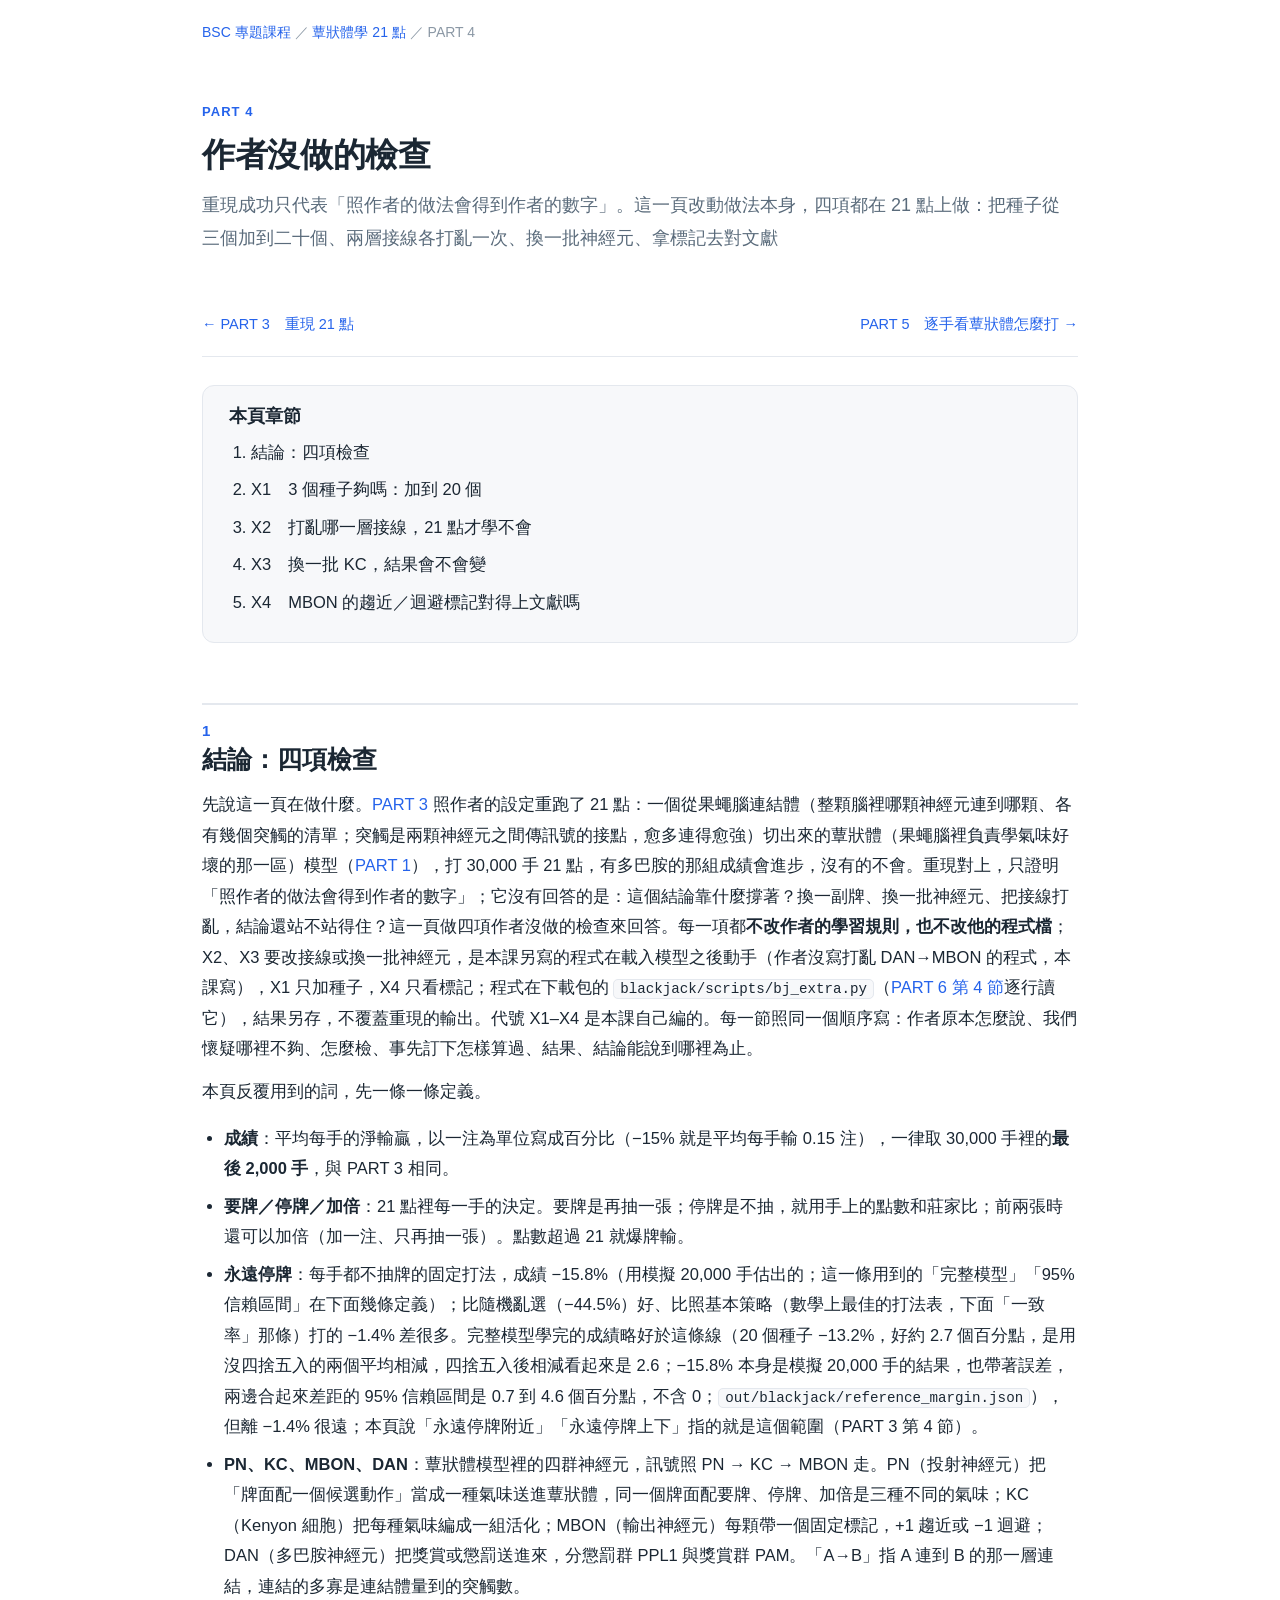
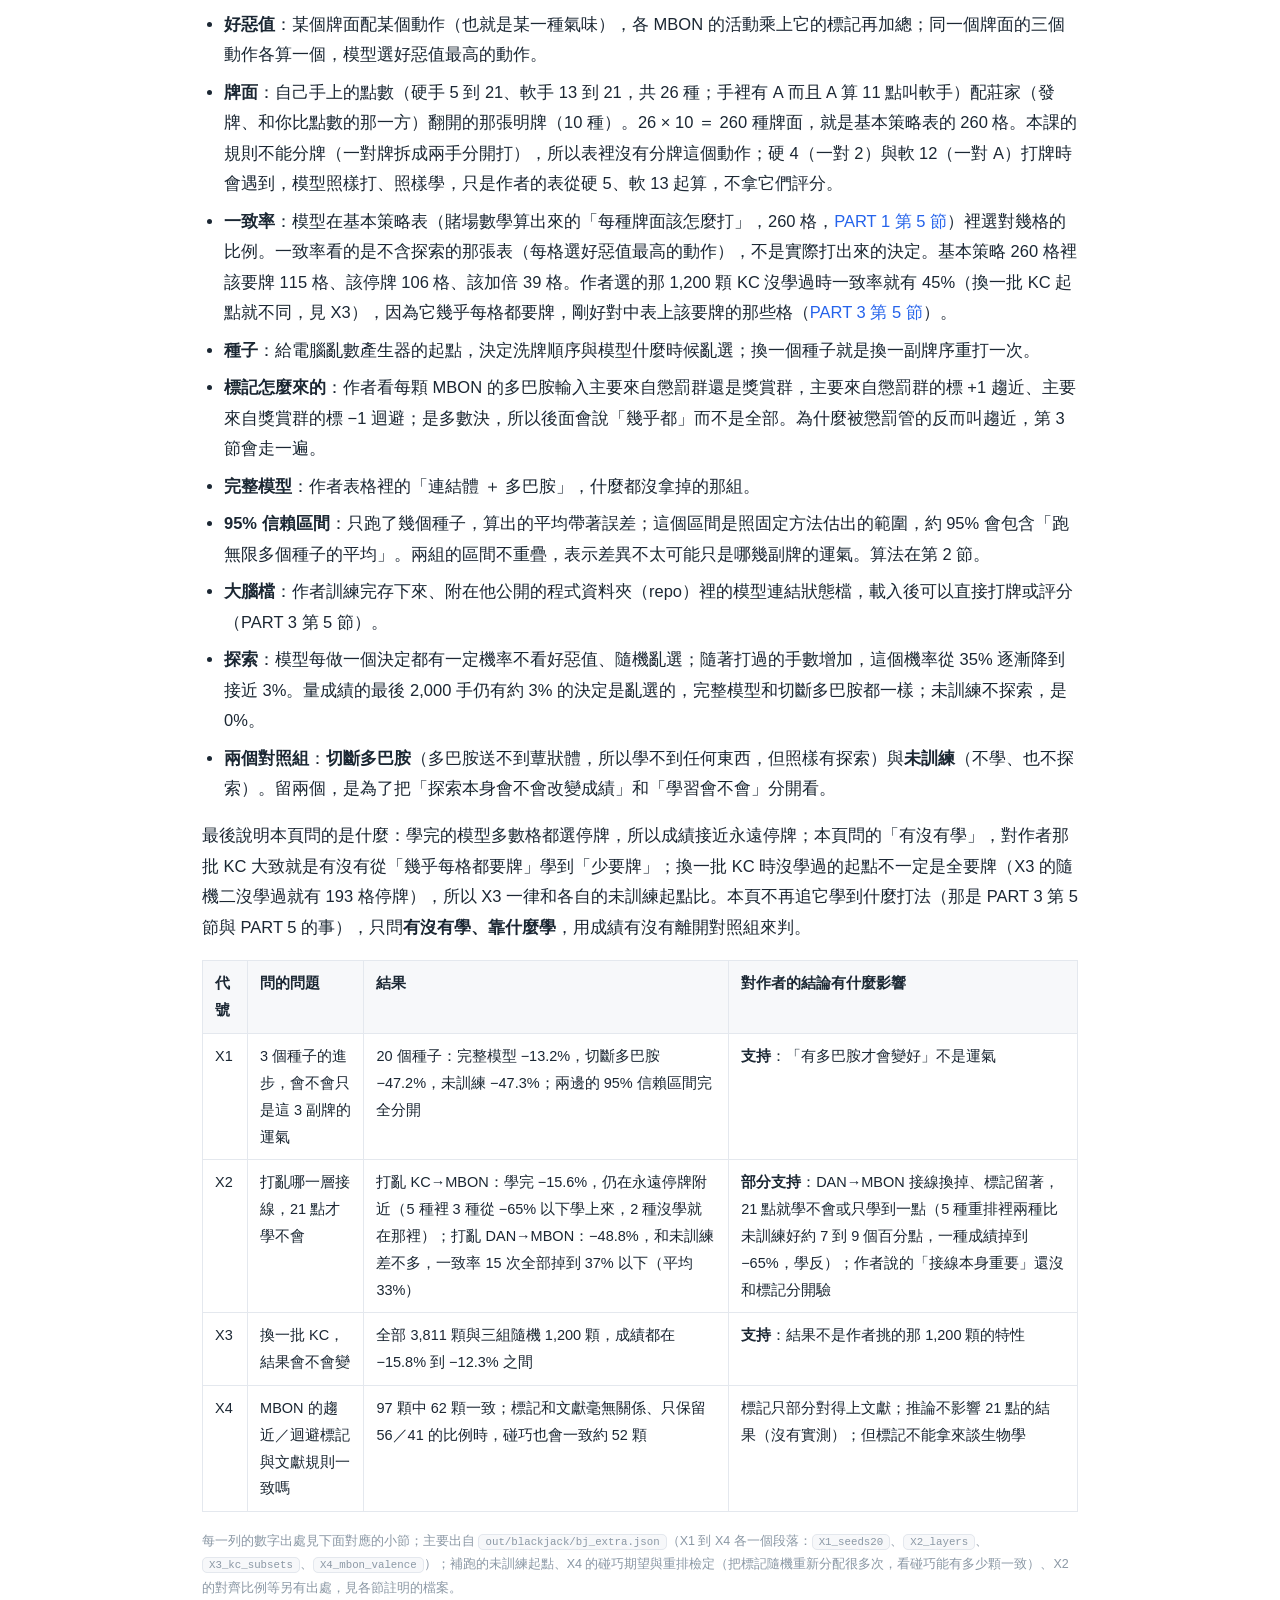
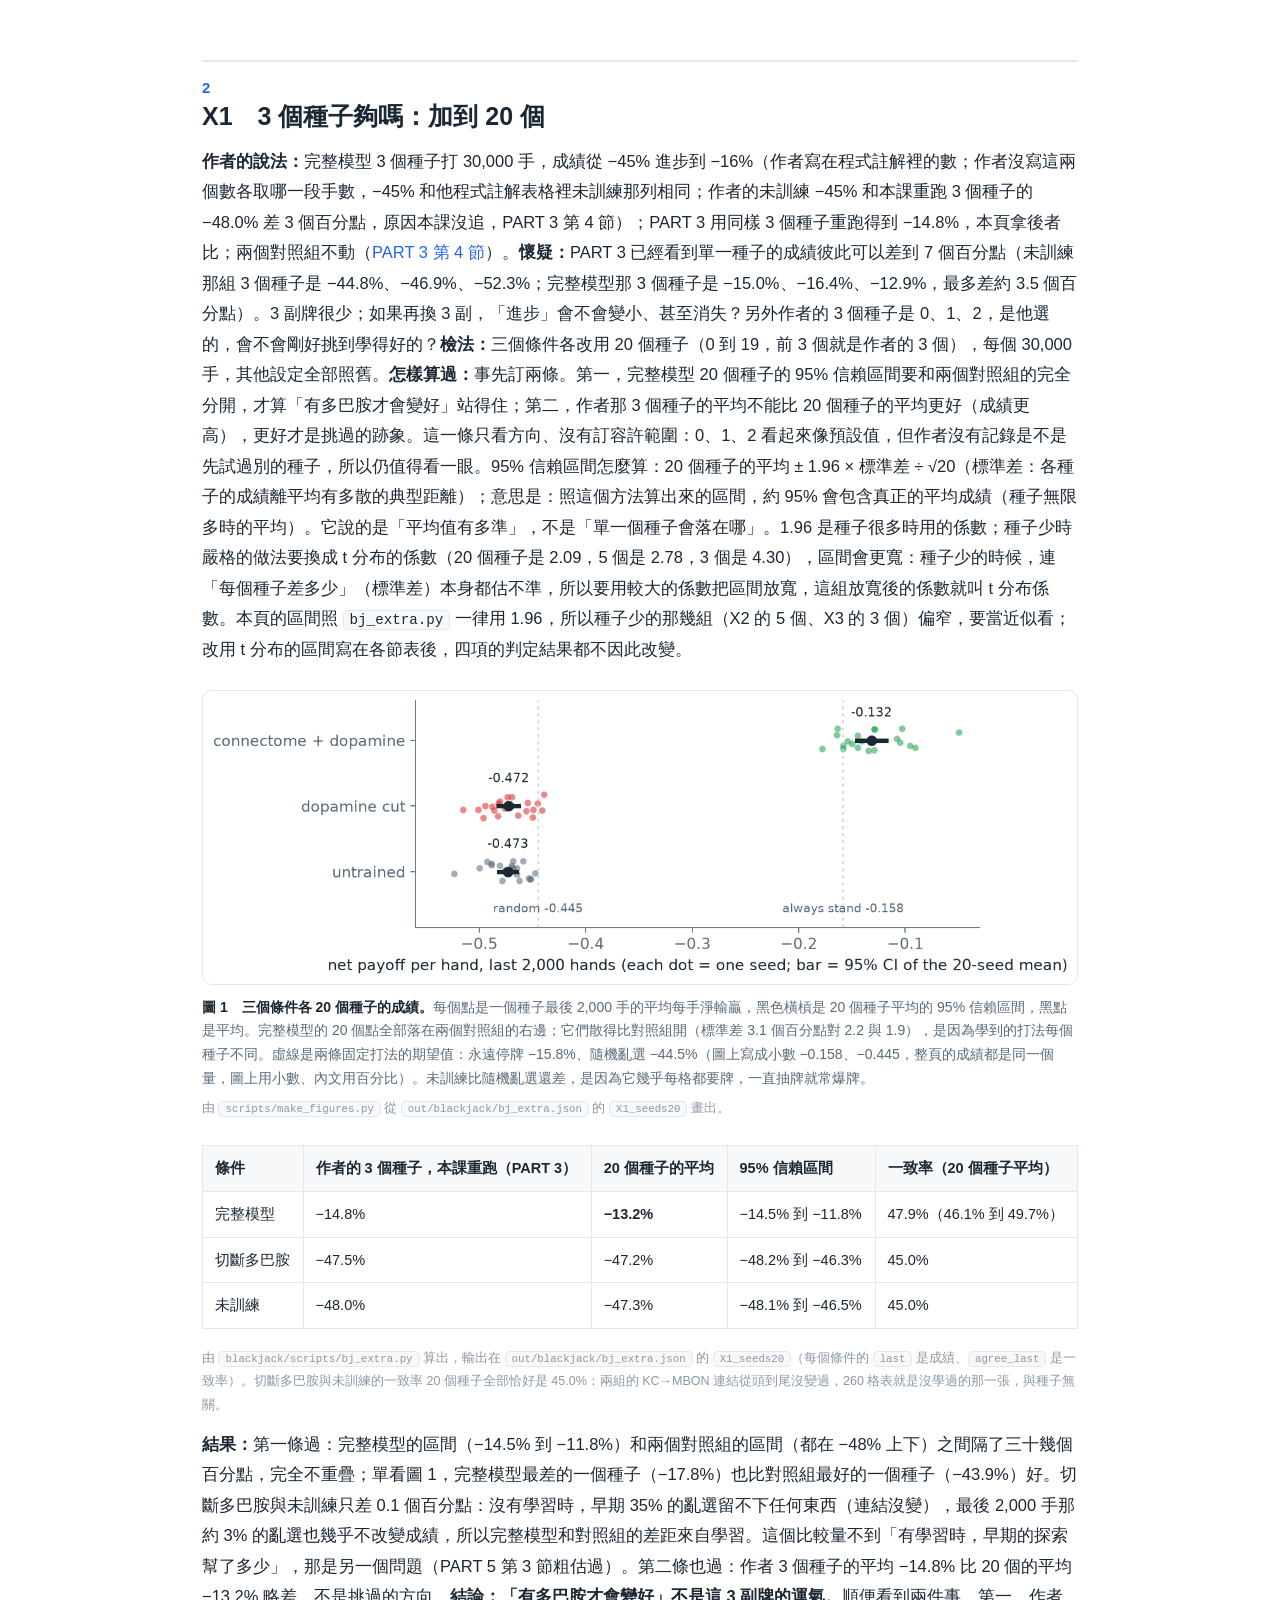
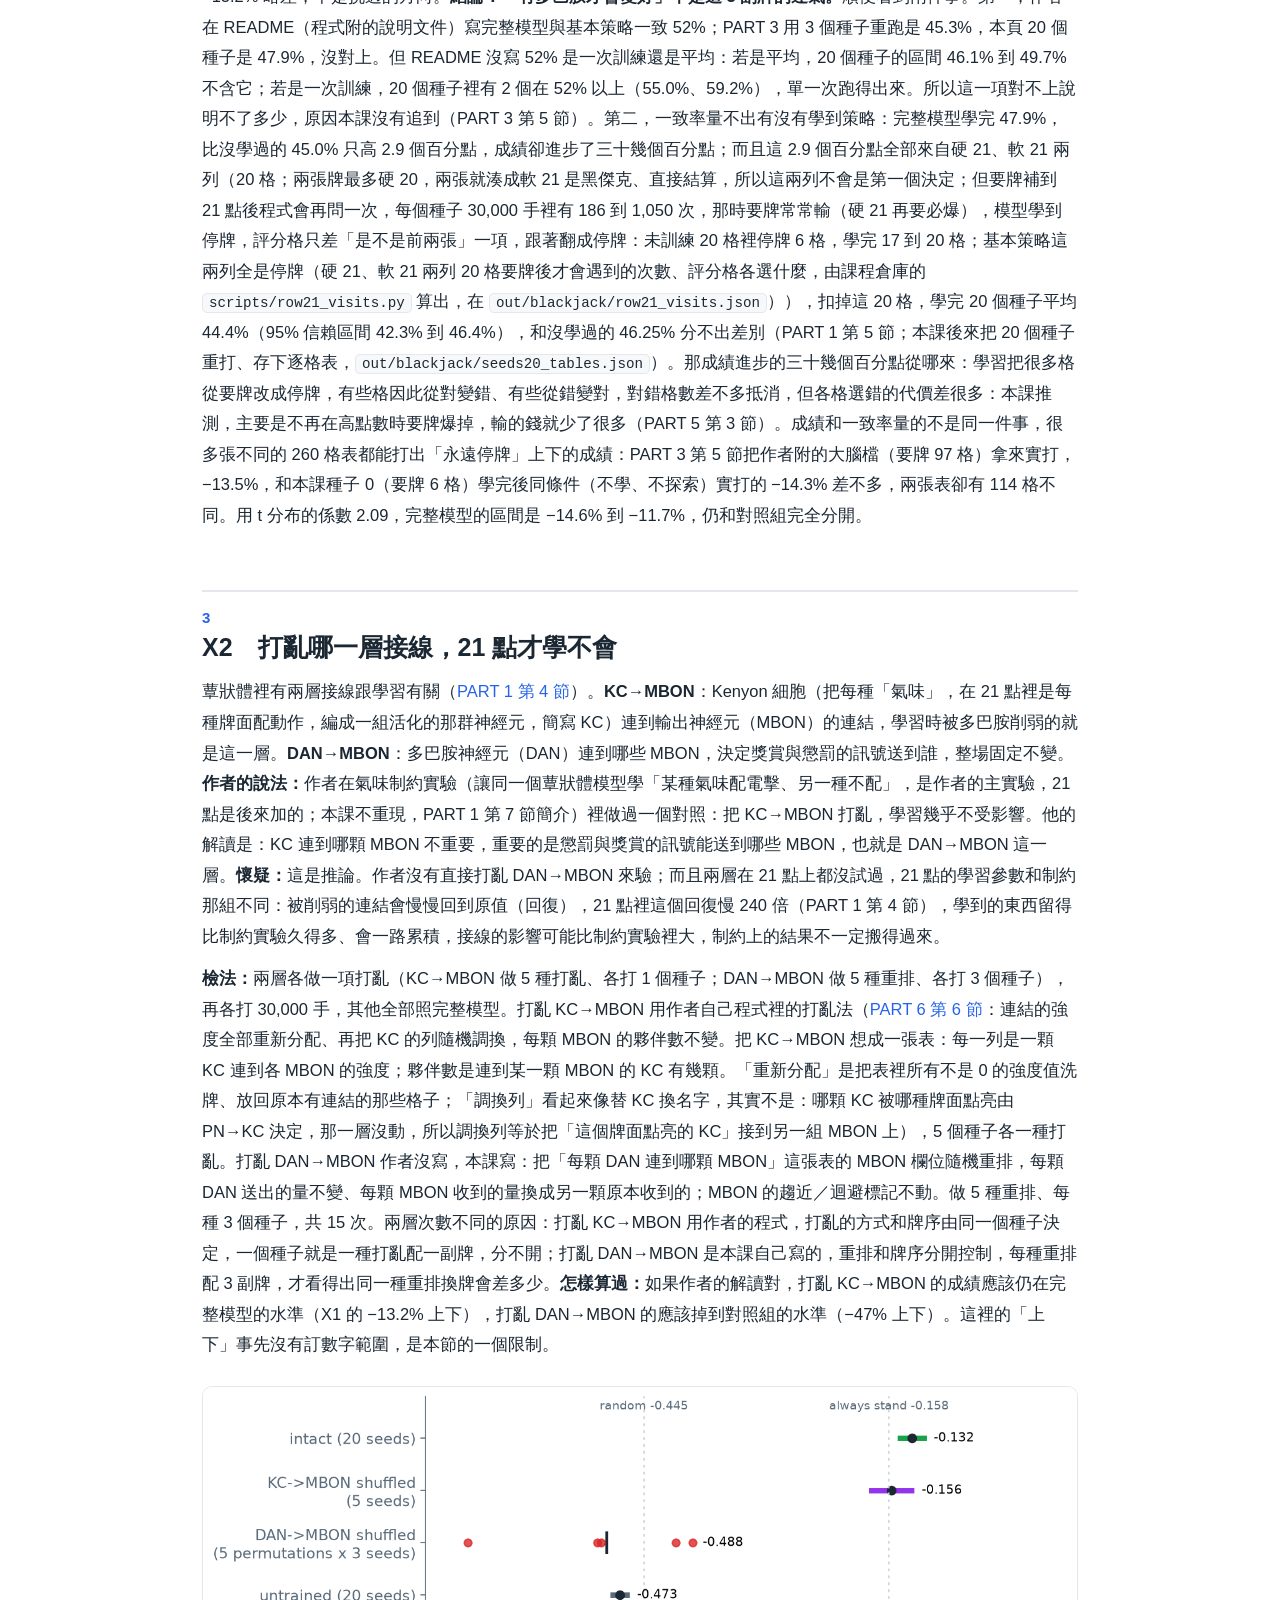
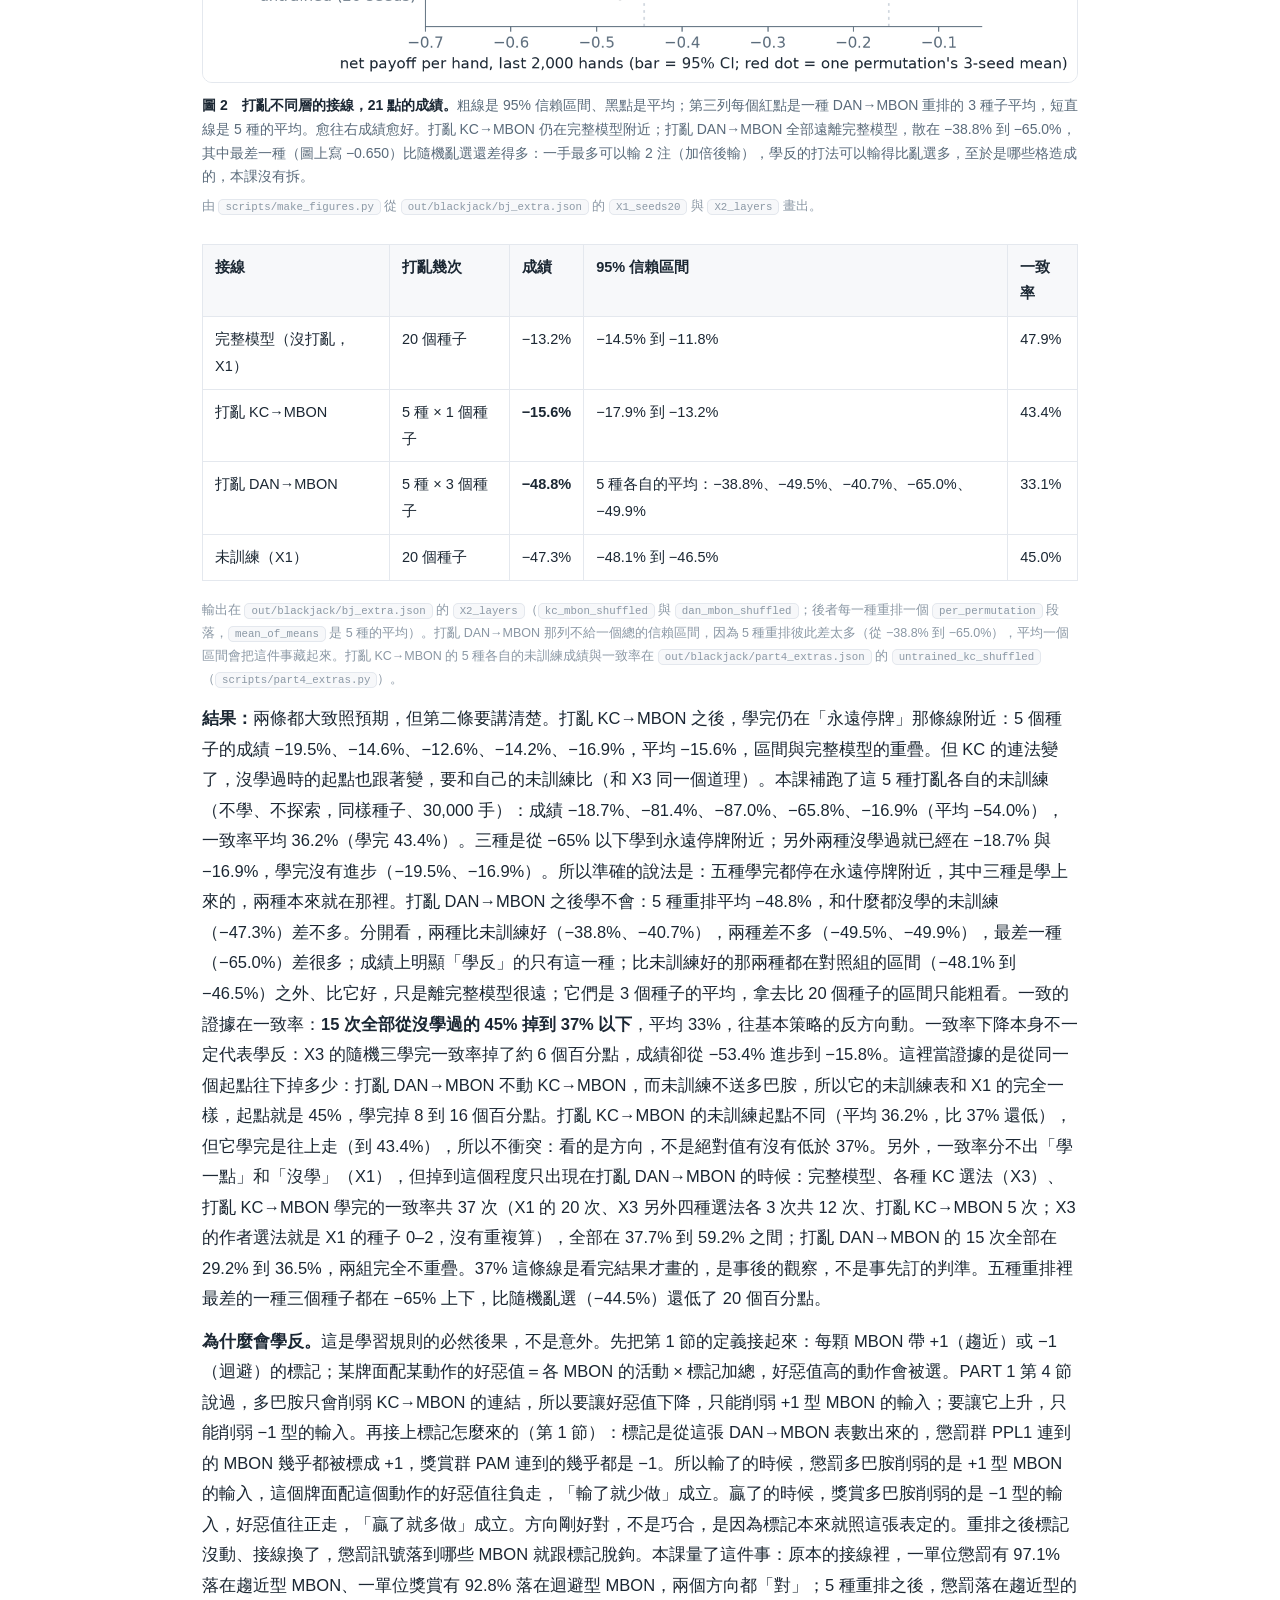
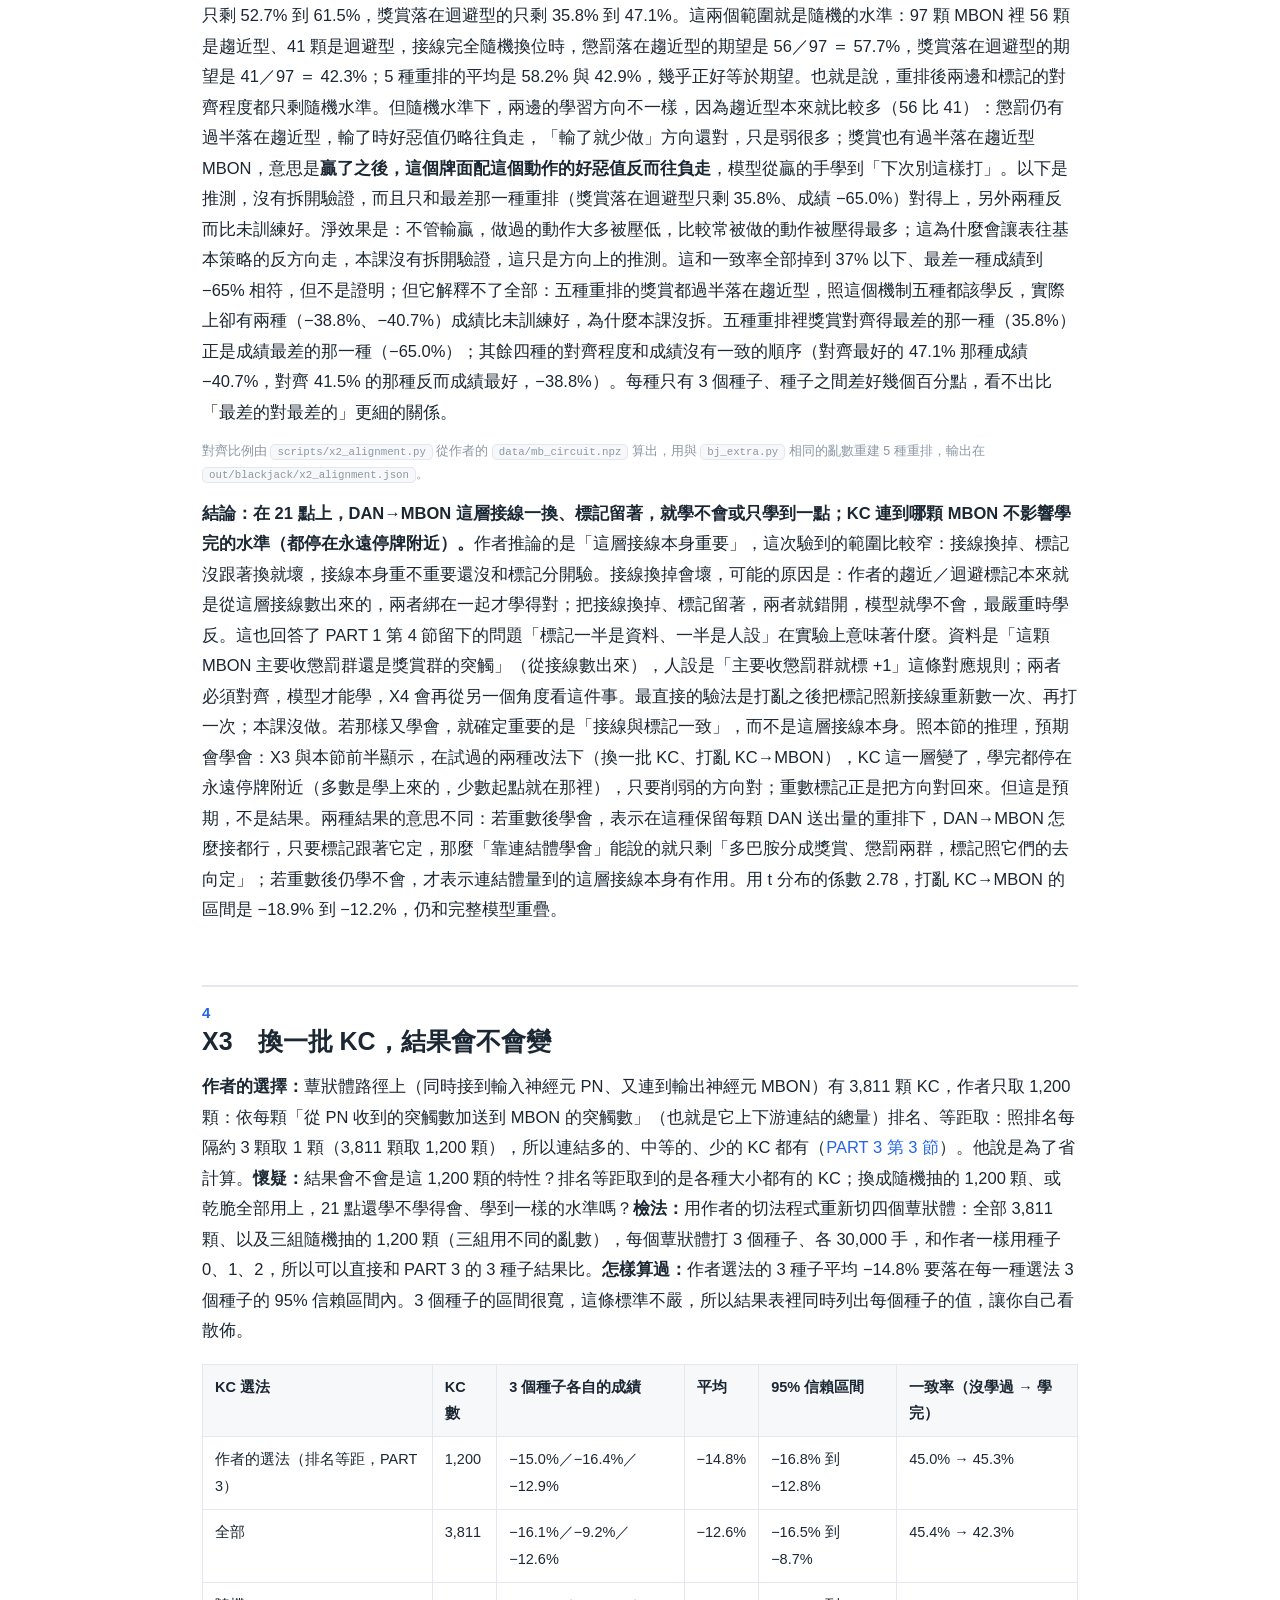
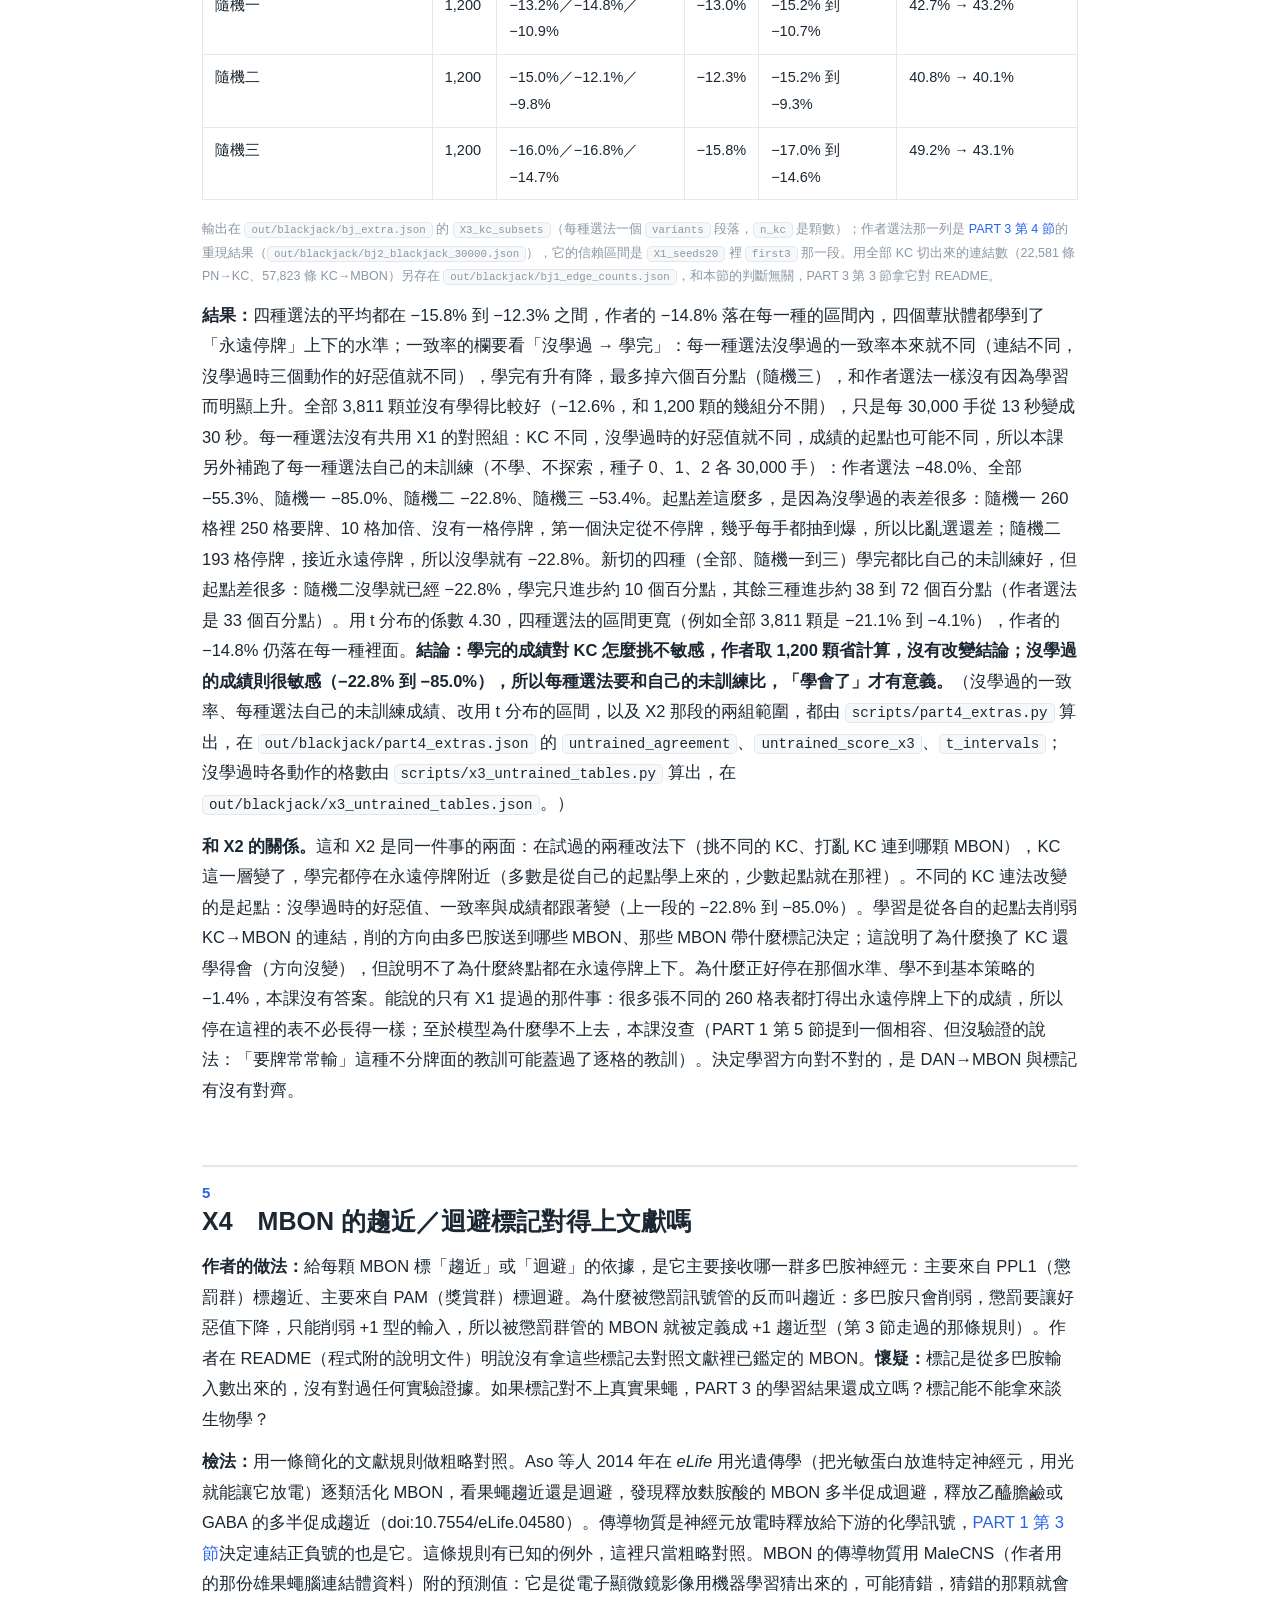
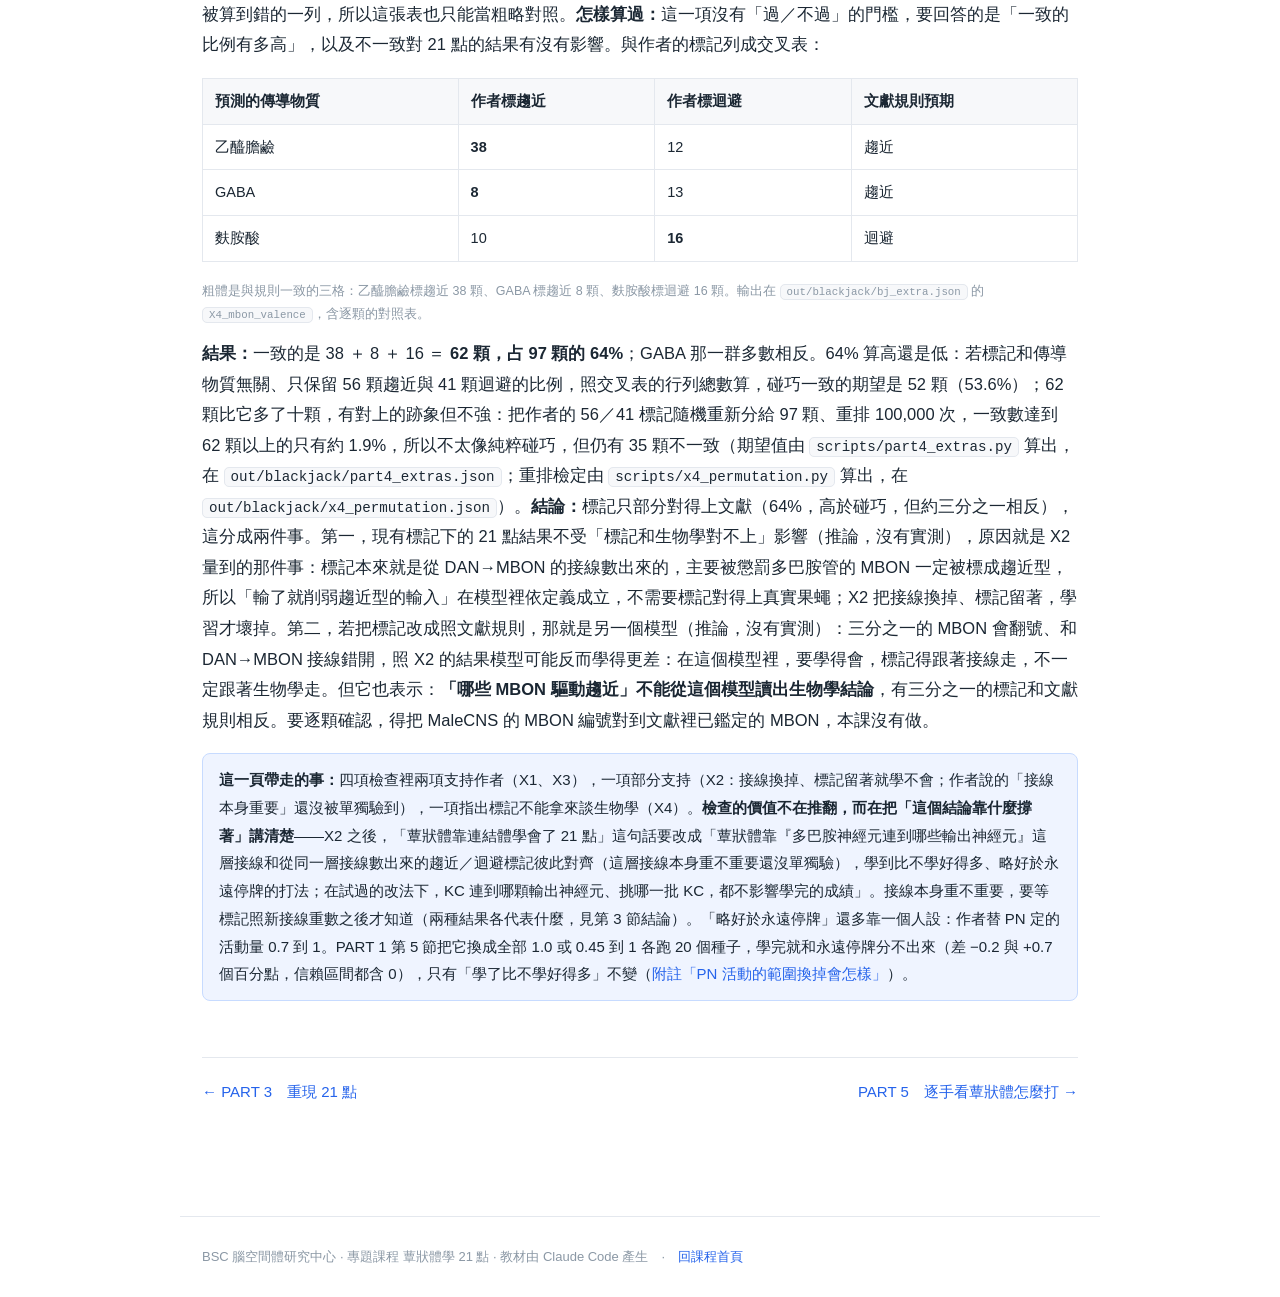
<file: part4-checks.html>
<!doctype html>
<html lang="zh-Hant">
<head>
<meta charset="utf-8">
<meta name="viewport" content="width=device-width, initial-scale=1">
<title>PART 4 作者沒做的檢查｜蕈狀體學 21 點</title>
<link rel="stylesheet" href="assets/flybj.css">
</head>
<body>
<div class="crumb"><a href="https://marginli.github.io/bsc-topics/">BSC 專題課程</a> ／ <a href="index.html">蕈狀體學 21 點</a> ／ PART 4</div>
<header class="hero">
  <p class="eyebrow">PART 4</p>
  <h1>作者沒做的檢查</h1>
  <p class="subtitle">重現成功只代表「照作者的做法會得到作者的數字」。這一頁改動做法本身，四項都在 21 點上做：把種子從三個加到二十個、兩層接線各打亂一次、換一批神經元、拿標記去對文獻</p>
</header>

<div class="wrap">

  <div class="pager top">
    <a href="part3-repro.html">← PART 3　重現 21 點</a>
    <a href="part5-demo.html">PART 5　逐手看蕈狀體怎麼打 →</a>
  </div>

  <nav class="toc">
    <h2>本頁章節</h2>
    <ol>
      <li><a href="#s1">結論：四項檢查</a></li>
      <li><a href="#s2">X1　3 個種子夠嗎：加到 20 個</a></li>
      <li><a href="#s3">X2　打亂哪一層接線，21 點才學不會</a></li>
      <li><a href="#s4">X3　換一批 KC，結果會不會變</a></li>
      <li><a href="#s5">X4　MBON 的趨近／迴避標記對得上文獻嗎</a></li>
    </ol>
  </nav>

  <!-- ══════════════════════════════════════════════════════ -->
  <h2 id="s1"><span class="pt">1</span>結論：四項檢查</h2>

  <p>先說這一頁在做什麼。<a href="part3-repro.html">PART 3</a> 照作者的設定重跑了 21 點：一個從果蠅腦連結體（整顆腦裡哪顆神經元連到哪顆、各有幾個突觸的清單；突觸是兩顆神經元之間傳訊號的接點，愈多連得愈強）切出來的蕈狀體（果蠅腦裡負責學氣味好壞的那一區）模型（<a href="part1-what.html">PART 1</a>），打 30,000 手 21 點，有多巴胺的那組成績會進步，沒有的不會。重現對上，只證明「照作者的做法會得到作者的數字」；它沒有回答的是：這個結論靠什麼撐著？換一副牌、換一批神經元、把接線打亂，結論還站不站得住？這一頁做四項作者沒做的檢查來回答。每一項都<b>不改作者的學習規則，也不改他的程式檔</b>；X2、X3 要改接線或換一批神經元，是本課另寫的程式在載入模型之後動手（作者沒寫打亂 DAN→MBON 的程式，本課寫），X1 只加種子，X4 只看標記；程式在下載包的 <code>blackjack/scripts/bj_extra.py</code>（<a href="part6-code.html#s4">PART 6 第 4 節</a>逐行讀它），結果另存，不覆蓋重現的輸出。代號 X1–X4 是本課自己編的。每一節照同一個順序寫：作者原本怎麼說、我們懷疑哪裡不夠、怎麼檢、事先訂下怎樣算過、結果、結論能說到哪裡為止。</p>

  <p>本頁反覆用到的詞，先一條一條定義。</p>
  <ul>
    <li><b>成績</b>：平均每手的淨輸贏，以一注為單位寫成百分比（−15% 就是平均每手輸 0.15 注），一律取 30,000 手裡的<b>最後 2,000 手</b>，與 PART 3 相同。</li>
    <li><b>要牌／停牌／加倍</b>：21 點裡每一手的決定。要牌是再抽一張；停牌是不抽，就用手上的點數和莊家比；前兩張時還可以加倍（加一注、只再抽一張）。點數超過 21 就爆牌輸。</li>
    <li><b>永遠停牌</b>：每手都不抽牌的固定打法，成績 −15.8%（用模擬 20,000 手估出的；這一條用到的「完整模型」「95% 信賴區間」在下面幾條定義）；比隨機亂選（−44.5%）好、比照基本策略（數學上最佳的打法表，下面「一致率」那條）打的 −1.4% 差很多。完整模型學完的成績略好於這條線（20 個種子 −13.2%，好約 2.7 個百分點，是用沒四捨五入的兩個平均相減，四捨五入後相減看起來是 2.6；−15.8% 本身是模擬 20,000 手的結果，也帶著誤差，兩邊合起來差距的 95% 信賴區間是 0.7 到 4.6 個百分點，不含 0；<code>out/blackjack/reference_margin.json</code>），但離 −1.4% 很遠；本頁說「永遠停牌附近」「永遠停牌上下」指的就是這個範圍（PART 3 第 4 節）。</li>
    <li><b>PN、KC、MBON、DAN</b>：蕈狀體模型裡的四群神經元，訊號照 PN → KC → MBON 走。PN（投射神經元）把「牌面配一個候選動作」當成一種氣味送進蕈狀體，同一個牌面配要牌、停牌、加倍是三種不同的氣味；KC（Kenyon 細胞）把每種氣味編成一組活化；MBON（輸出神經元）每顆帶一個固定標記，+1 趨近或 −1 迴避；DAN（多巴胺神經元）把獎賞或懲罰送進來，分懲罰群 PPL1 與獎賞群 PAM。「A→B」指 A 連到 B 的那一層連結，連結的多寡是連結體量到的突觸數。</li>
    <li><b>好惡值</b>：某個牌面配某個動作（也就是某一種氣味），各 MBON 的活動乘上它的標記再加總；同一個牌面的三個動作各算一個，模型選好惡值最高的動作。</li>
    <li><b>牌面</b>：自己手上的點數（硬手 5 到 21、軟手 13 到 21，共 26 種；手裡有 A 而且 A 算 11 點叫軟手）配莊家（發牌、和你比點數的那一方）翻開的那張明牌（10 種）。26 × 10 ＝ 260 種牌面，就是基本策略表的 260 格。本課的規則不能分牌（一對牌拆成兩手分開打），所以表裡沒有分牌這個動作；硬 4（一對 2）與軟 12（一對 A）打牌時會遇到，模型照樣打、照樣學，只是作者的表從硬 5、軟 13 起算，不拿它們評分。</li>
    <li><b>一致率</b>：模型在基本策略表（賭場數學算出來的「每種牌面該怎麼打」，260 格，<a href="part1-what.html#s5">PART 1 第 5 節</a>）裡選對幾格的比例。一致率看的是不含探索的那張表（每格選好惡值最高的動作），不是實際打出來的決定。基本策略 260 格裡該要牌 115 格、該停牌 106 格、該加倍 39 格。作者選的那 1,200 顆 KC 沒學過時一致率就有 45%（換一批 KC 起點就不同，見 X3），因為它幾乎每格都要牌，剛好對中表上該要牌的那些格（<a href="part3-repro.html#s5">PART 3 第 5 節</a>）。</li>
    <li><b>種子</b>：給電腦亂數產生器的起點，決定洗牌順序與模型什麼時候亂選；換一個種子就是換一副牌序重打一次。</li>
    <li><b>標記怎麼來的</b>：作者看每顆 MBON 的多巴胺輸入主要來自懲罰群還是獎賞群，主要來自懲罰群的標 +1 趨近、主要來自獎賞群的標 −1 迴避；是多數決，所以後面會說「幾乎都」而不是全部。為什麼被懲罰管的反而叫趨近，第 3 節會走一遍。</li>
    <li><b>完整模型</b>：作者表格裡的「連結體 ＋ 多巴胺」，什麼都沒拿掉的那組。</li>
    <li><b>95% 信賴區間</b>：只跑了幾個種子，算出的平均帶著誤差；這個區間是照固定方法估出的範圍，約 95% 會包含「跑無限多個種子的平均」。兩組的區間不重疊，表示差異不太可能只是哪幾副牌的運氣。算法在第 2 節。</li>
    <li><b>大腦檔</b>：作者訓練完存下來、附在他公開的程式資料夾（repo）裡的模型連結狀態檔，載入後可以直接打牌或評分（PART 3 第 5 節）。</li>
    <li><b>探索</b>：模型每做一個決定都有一定機率不看好惡值、隨機亂選；隨著打過的手數增加，這個機率從 35% 逐漸降到接近 3%。量成績的最後 2,000 手仍有約 3% 的決定是亂選的，完整模型和切斷多巴胺都一樣；未訓練不探索，是 0%。</li>
    <li><b>兩個對照組</b>：<b>切斷多巴胺</b>（多巴胺送不到蕈狀體，所以學不到任何東西，但照樣有探索）與<b>未訓練</b>（不學、也不探索）。留兩個，是為了把「探索本身會不會改變成績」和「學習會不會」分開看。</li>
  </ul>
  <p>最後說明本頁問的是什麼：學完的模型多數格都選停牌，所以成績接近永遠停牌；本頁問的「有沒有學」，對作者那批 KC 大致就是有沒有從「幾乎每格都要牌」學到「少要牌」；換一批 KC 時沒學過的起點不一定是全要牌（X3 的隨機二沒學過就有 193 格停牌），所以 X3 一律和各自的未訓練起點比。本頁不再追它學到什麼打法（那是 PART 3 第 5 節與 PART 5 的事），只問<b>有沒有學、靠什麼學</b>，用成績有沒有離開對照組來判。</p>

  <div class="tblwrap">
  <table>
    <tr><th>代號</th><th>問的問題</th><th>結果</th><th>對作者的結論有什麼影響</th></tr>
    <tr><td>X1</td><td>3 個種子的進步，會不會只是這 3 副牌的運氣</td><td>20 個種子：完整模型 −13.2%，切斷多巴胺 −47.2%，未訓練 −47.3%；兩邊的 95% 信賴區間完全分開</td><td><b>支持</b>：「有多巴胺才會變好」不是運氣</td></tr>
    <tr><td>X2</td><td>打亂哪一層接線，21 點才學不會</td><td>打亂 KC→MBON：學完 −15.6%，仍在永遠停牌附近（5 種裡 3 種從 −65% 以下學上來，2 種沒學就在那裡）；打亂 DAN→MBON：−48.8%，和未訓練差不多，一致率 15 次全部掉到 37% 以下（平均 33%）</td><td><b>部分支持</b>：DAN→MBON 接線換掉、標記留著，21 點就學不會或只學到一點（5 種重排裡兩種比未訓練好約 7 到 9 個百分點，一種成績掉到 −65%，學反）；作者說的「接線本身重要」還沒和標記分開驗</td></tr>
    <tr><td>X3</td><td>換一批 KC，結果會不會變</td><td>全部 3,811 顆與三組隨機 1,200 顆，成績都在 −15.8% 到 −12.3% 之間</td><td><b>支持</b>：結果不是作者挑的那 1,200 顆的特性</td></tr>
    <tr><td>X4</td><td>MBON 的趨近／迴避標記與文獻規則一致嗎</td><td>97 顆中 62 顆一致；標記和文獻毫無關係、只保留 56／41 的比例時，碰巧也會一致約 52 顆</td><td>標記只部分對得上文獻；推論不影響 21 點的結果（沒有實測）；但標記不能拿來談生物學</td></tr>
  </table>
  </div>

  <p class="figsrc">每一列的數字出處見下面對應的小節；主要出自 <code>out/blackjack/bj_extra.json</code>（X1 到 X4 各一個段落：<code>X1_seeds20</code>、<code>X2_layers</code>、<code>X3_kc_subsets</code>、<code>X4_mbon_valence</code>）；補跑的未訓練起點、X4 的碰巧期望與重排檢定（把標記隨機重新分配很多次，看碰巧能有多少顆一致）、X2 的對齊比例等另有出處，見各節註明的檔案。</p>

  <!-- ══════════════════════════════════════════════════════ -->
  <h2 id="s2"><span class="pt">2</span>X1　3 個種子夠嗎：加到 20 個</h2>

  <p><b>作者的說法：</b>完整模型 3 個種子打 30,000 手，成績從 −45% 進步到 −16%（作者寫在程式註解裡的數；作者沒寫這兩個數各取哪一段手數，−45% 和他程式註解表格裡未訓練那列相同；作者的未訓練 −45% 和本課重跑 3 個種子的 −48.0% 差 3 個百分點，原因本課沒追，PART 3 第 4 節）；PART 3 用同樣 3 個種子重跑得到 −14.8%，本頁拿後者比；兩個對照組不動（<a href="part3-repro.html#s4">PART 3 第 4 節</a>）。<b>懷疑：</b>PART 3 已經看到單一種子的成績彼此可以差到 7 個百分點（未訓練那組 3 個種子是 −44.8%、−46.9%、−52.3%；完整模型那 3 個種子是 −15.0%、−16.4%、−12.9%，最多差約 3.5 個百分點）。3 副牌很少；如果再換 3 副，「進步」會不會變小、甚至消失？另外作者的 3 個種子是 0、1、2，是他選的，會不會剛好挑到學得好的？<b>檢法：</b>三個條件各改用 20 個種子（0 到 19，前 3 個就是作者的 3 個），每個 30,000 手，其他設定全部照舊。<b>怎樣算過：</b>事先訂兩條。第一，完整模型 20 個種子的 95% 信賴區間要和兩個對照組的完全分開，才算「有多巴胺才會變好」站得住；第二，作者那 3 個種子的平均不能比 20 個種子的平均更好（成績更高），更好才是挑過的跡象。這一條只看方向、沒有訂容許範圍：0、1、2 看起來像預設值，但作者沒有記錄是不是先試過別的種子，所以仍值得看一眼。95% 信賴區間怎麼算：20 個種子的平均 ± 1.96 × 標準差 ÷ √20（標準差：各種子的成績離平均有多散的典型距離）；意思是：照這個方法算出來的區間，約 95% 會包含真正的平均成績（種子無限多時的平均）。它說的是「平均值有多準」，不是「單一個種子會落在哪」。1.96 是種子很多時用的係數；種子少時嚴格的做法要換成 t 分布的係數（20 個種子是 2.09，5 個是 2.78，3 個是 4.30），區間會更寬：種子少的時候，連「每個種子差多少」（標準差）本身都估不準，所以要用較大的係數把區間放寬，這組放寬後的係數就叫 t 分布係數。本頁的區間照 <code>bj_extra.py</code> 一律用 1.96，所以種子少的那幾組（X2 的 5 個、X3 的 3 個）偏窄，要當近似看；改用 t 分布的區間寫在各節表後，四項的判定結果都不因此改變。</p>

  <figure class="fig">
    <img src="assets/p4-bj-seeds.png" alt="三個條件各 20 個種子最後 2,000 手的成績：完整模型的 20 個點散在 −0.178 到 −0.050 之間，平均 −0.132；切斷多巴胺的 20 個點在 −0.515 到 −0.439 之間，平均 −0.472；未訓練在 −0.524 到 −0.448 之間，平均 −0.473。兩條參考線：永遠停牌 −0.158、隨機 −0.445。">
    <figcaption><b>圖 1　三個條件各 20 個種子的成績。</b>每個點是一個種子最後 2,000 手的平均每手淨輸贏，黑色橫槓是 20 個種子平均的 95% 信賴區間，黑點是平均。完整模型的 20 個點全部落在兩個對照組的右邊；它們散得比對照組開（標準差 3.1 個百分點對 2.2 與 1.9），是因為學到的打法每個種子不同。虛線是兩條固定打法的期望值：永遠停牌 −15.8%、隨機亂選 −44.5%（圖上寫成小數 −0.158、−0.445，整頁的成績都是同一個量，圖上用小數、內文用百分比）。未訓練比隨機亂選還差，是因為它幾乎每格都要牌，一直抽牌就常爆牌。
    <span class="figsrc">由 <code>scripts/make_figures.py</code> 從 <code>out/blackjack/bj_extra.json</code> 的 <code>X1_seeds20</code> 畫出。</span></figcaption>
  </figure>

  <div class="tblwrap">
  <table>
    <tr><th>條件</th><th>作者的 3 個種子，本課重跑（PART 3）</th><th>20 個種子的平均</th><th>95% 信賴區間</th><th>一致率（20 個種子平均）</th></tr>
    <tr><td>完整模型</td><td>−14.8%</td><td><b>−13.2%</b></td><td>−14.5% 到 −11.8%</td><td>47.9%（46.1% 到 49.7%）</td></tr>
    <tr><td>切斷多巴胺</td><td>−47.5%</td><td>−47.2%</td><td>−48.2% 到 −46.3%</td><td>45.0%</td></tr>
    <tr><td>未訓練</td><td>−48.0%</td><td>−47.3%</td><td>−48.1% 到 −46.5%</td><td>45.0%</td></tr>
  </table>
  </div>
  <p class="figsrc">由 <code>blackjack/scripts/bj_extra.py</code> 算出，輸出在 <code>out/blackjack/bj_extra.json</code> 的 <code>X1_seeds20</code>（每個條件的 <code>last</code> 是成績、<code>agree_last</code> 是一致率）。切斷多巴胺與未訓練的一致率 20 個種子全部恰好是 45.0%：兩組的 KC→MBON 連結從頭到尾沒變過，260 格表就是沒學過的那一張，與種子無關。</p>

  <p><b>結果：</b>第一條過：完整模型的區間（−14.5% 到 −11.8%）和兩個對照組的區間（都在 −48% 上下）之間隔了三十幾個百分點，完全不重疊；單看圖 1，完整模型最差的一個種子（−17.8%）也比對照組最好的一個種子（−43.9%）好。切斷多巴胺與未訓練只差 0.1 個百分點：沒有學習時，早期 35% 的亂選留不下任何東西（連結沒變），最後 2,000 手那約 3% 的亂選也幾乎不改變成績，所以完整模型和對照組的差距來自學習。這個比較量不到「有學習時，早期的探索幫了多少」，那是另一個問題（PART 5 第 3 節粗估過）。第二條也過：作者 3 個種子的平均 −14.8% 比 20 個的平均 −13.2% 略差，不是挑過的方向。<b>結論：「有多巴胺才會變好」不是這 3 副牌的運氣。</b>順便看到兩件事。第一，作者在 README（程式附的說明文件）寫完整模型與基本策略一致 52%；PART 3 用 3 個種子重跑是 45.3%，本頁 20 個種子是 47.9%，沒對上。但 README 沒寫 52% 是一次訓練還是平均：若是平均，20 個種子的區間 46.1% 到 49.7% 不含它；若是一次訓練，20 個種子裡有 2 個在 52% 以上（55.0%、59.2%），單一次跑得出來。所以這一項對不上說明不了多少，原因本課沒有追到（PART 3 第 5 節）。第二，一致率量不出有沒有學到策略：完整模型學完 47.9%，比沒學過的 45.0% 只高 2.9 個百分點，成績卻進步了三十幾個百分點；而且這 2.9 個百分點全部來自硬 21、軟 21 兩列（20 格；兩張牌最多硬 20，兩張就湊成軟 21 是黑傑克、直接結算，所以這兩列不會是第一個決定；但要牌補到 21 點後程式會再問一次，每個種子 30,000 手裡有 186 到 1,050 次，那時要牌常常輸（硬 21 再要必爆），模型學到停牌，評分格只差「是不是前兩張」一項，跟著翻成停牌：未訓練 20 格裡停牌 6 格，學完 17 到 20 格；基本策略這兩列全是停牌（硬 21、軟 21 兩列 20 格要牌後才會遇到的次數、評分格各選什麼，由課程倉庫的 <code>scripts/row21_visits.py</code> 算出，在 <code>out/blackjack/row21_visits.json</code>）），扣掉這 20 格，學完 20 個種子平均 44.4%（95% 信賴區間 42.3% 到 46.4%），和沒學過的 46.25% 分不出差別（PART 1 第 5 節；本課後來把 20 個種子重打、存下逐格表，<code>out/blackjack/seeds20_tables.json</code>）。那成績進步的三十幾個百分點從哪來：學習把很多格從要牌改成停牌，有些格因此從對變錯、有些從錯變對，對錯格數差不多抵消，但各格選錯的代價差很多：本課推測，主要是不再在高點數時要牌爆掉，輸的錢就少了很多（PART 5 第 3 節）。成績和一致率量的不是同一件事，很多張不同的 260 格表都能打出「永遠停牌」上下的成績：PART 3 第 5 節把作者附的大腦檔（要牌 97 格）拿來實打，−13.5%，和本課種子 0（要牌 6 格）學完後同條件（不學、不探索）實打的 −14.3% 差不多，兩張表卻有 114 格不同。用 t 分布的係數 2.09，完整模型的區間是 −14.6% 到 −11.7%，仍和對照組完全分開。</p>

  <!-- ══════════════════════════════════════════════════════ -->
  <h2 id="s3"><span class="pt">3</span>X2　打亂哪一層接線，21 點才學不會</h2>

  <p>蕈狀體裡有兩層接線跟學習有關（<a href="part1-what.html#s4">PART 1 第 4 節</a>）。<b>KC→MBON</b>：Kenyon 細胞（把每種「氣味」，在 21 點裡是每種牌面配動作，編成一組活化的那群神經元，簡寫 KC）連到輸出神經元（MBON）的連結，學習時被多巴胺削弱的就是這一層。<b>DAN→MBON</b>：多巴胺神經元（DAN）連到哪些 MBON，決定獎賞與懲罰的訊號送到誰，整場固定不變。<b>作者的說法：</b>作者在氣味制約實驗（讓同一個蕈狀體模型學「某種氣味配電擊、另一種不配」，是作者的主實驗，21 點是後來加的；本課不重現，PART 1 第 7 節簡介）裡做過一個對照：把 KC→MBON 打亂，學習幾乎不受影響。他的解讀是：KC 連到哪顆 MBON 不重要，重要的是懲罰與獎賞的訊號能送到哪些 MBON，也就是 DAN→MBON 這一層。<b>懷疑：</b>這是推論。作者沒有直接打亂 DAN→MBON 來驗；而且兩層在 21 點上都沒試過，21 點的學習參數和制約那組不同：被削弱的連結會慢慢回到原值（回復），21 點裡這個回復慢 240 倍（PART 1 第 4 節），學到的東西留得比制約實驗久得多、會一路累積，接線的影響可能比制約實驗裡大，制約上的結果不一定搬得過來。</p>

  <p><b>檢法：</b>兩層各做一項打亂（KC→MBON 做 5 種打亂、各打 1 個種子；DAN→MBON 做 5 種重排、各打 3 個種子），再各打 30,000 手，其他全部照完整模型。打亂 KC→MBON 用作者自己程式裡的打亂法（<a href="part6-code.html#s6">PART 6 第 6 節</a>：連結的強度全部重新分配、再把 KC 的列隨機調換，每顆 MBON 的夥伴數不變。把 KC→MBON 想成一張表：每一列是一顆 KC 連到各 MBON 的強度；夥伴數是連到某一顆 MBON 的 KC 有幾顆。「重新分配」是把表裡所有不是 0 的強度值洗牌、放回原本有連結的那些格子；「調換列」看起來像替 KC 換名字，其實不是：哪顆 KC 被哪種牌面點亮由 PN→KC 決定，那一層沒動，所以調換列等於把「這個牌面點亮的 KC」接到另一組 MBON 上），5 個種子各一種打亂。打亂 DAN→MBON 作者沒寫，本課寫：把「每顆 DAN 連到哪顆 MBON」這張表的 MBON 欄位隨機重排，每顆 DAN 送出的量不變、每顆 MBON 收到的量換成另一顆原本收到的；MBON 的趨近／迴避標記不動。做 5 種重排、每種 3 個種子，共 15 次。兩層次數不同的原因：打亂 KC→MBON 用作者的程式，打亂的方式和牌序由同一個種子決定，一個種子就是一種打亂配一副牌，分不開；打亂 DAN→MBON 是本課自己寫的，重排和牌序分開控制，每種重排配 3 副牌，才看得出同一種重排換牌會差多少。<b>怎樣算過：</b>如果作者的解讀對，打亂 KC→MBON 的成績應該仍在完整模型的水準（X1 的 −13.2% 上下），打亂 DAN→MBON 的應該掉到對照組的水準（−47% 上下）。這裡的「上下」事先沒有訂數字範圍，是本節的一個限制。</p>

  <figure class="fig">
    <img src="assets/p4-bj-layers.png" alt="四列的成績比較：完整模型 20 個種子平均 −0.132；KC→MBON 打亂 5 個種子平均 −0.156；DAN→MBON 打亂 5 種重排的 3 種子平均分別是 −0.388、−0.495、−0.407、−0.650、−0.499，總平均 −0.488；未訓練 20 個種子平均 −0.473。參考線：永遠停牌 −0.158、隨機 −0.445。">
    <figcaption><b>圖 2　打亂不同層的接線，21 點的成績。</b>粗線是 95% 信賴區間、黑點是平均；第三列每個紅點是一種 DAN→MBON 重排的 3 種子平均，短直線是 5 種的平均。愈往右成績愈好。打亂 KC→MBON 仍在完整模型附近；打亂 DAN→MBON 全部遠離完整模型，散在 −38.8% 到 −65.0%，其中最差一種（圖上寫 −0.650）比隨機亂選還差得多：一手最多可以輸 2 注（加倍後輸），學反的打法可以輸得比亂選多，至於是哪些格造成的，本課沒有拆。
    <span class="figsrc">由 <code>scripts/make_figures.py</code> 從 <code>out/blackjack/bj_extra.json</code> 的 <code>X1_seeds20</code> 與 <code>X2_layers</code> 畫出。</span></figcaption>
  </figure>

  <div class="tblwrap">
  <table>
    <tr><th>接線</th><th>打亂幾次</th><th>成績</th><th>95% 信賴區間</th><th>一致率</th></tr>
    <tr><td>完整模型（沒打亂，X1）</td><td>20 個種子</td><td>−13.2%</td><td>−14.5% 到 −11.8%</td><td>47.9%</td></tr>
    <tr><td>打亂 KC→MBON</td><td>5 種 × 1 個種子</td><td><b>−15.6%</b></td><td>−17.9% 到 −13.2%</td><td>43.4%</td></tr>
    <tr><td>打亂 DAN→MBON</td><td>5 種 × 3 個種子</td><td><b>−48.8%</b></td><td>5 種各自的平均：−38.8%、−49.5%、−40.7%、−65.0%、−49.9%</td><td>33.1%</td></tr>
    <tr><td>未訓練（X1）</td><td>20 個種子</td><td>−47.3%</td><td>−48.1% 到 −46.5%</td><td>45.0%</td></tr>
  </table>
  </div>
  <p class="figsrc">輸出在 <code>out/blackjack/bj_extra.json</code> 的 <code>X2_layers</code>（<code>kc_mbon_shuffled</code> 與 <code>dan_mbon_shuffled</code>；後者每一種重排一個 <code>per_permutation</code> 段落，<code>mean_of_means</code> 是 5 種的平均）。打亂 DAN→MBON 那列不給一個總的信賴區間，因為 5 種重排彼此差太多（從 −38.8% 到 −65.0%），平均一個區間會把這件事藏起來。打亂 KC→MBON 的 5 種各自的未訓練成績與一致率在 <code>out/blackjack/part4_extras.json</code> 的 <code>untrained_kc_shuffled</code>（<code>scripts/part4_extras.py</code>）。</p>

  <p><b>結果：</b>兩條都大致照預期，但第二條要講清楚。打亂 KC→MBON 之後，學完仍在「永遠停牌」那條線附近：5 個種子的成績 −19.5%、−14.6%、−12.6%、−14.2%、−16.9%，平均 −15.6%，區間與完整模型的重疊。但 KC 的連法變了，沒學過時的起點也跟著變，要和自己的未訓練比（和 X3 同一個道理）。本課補跑了這 5 種打亂各自的未訓練（不學、不探索，同樣種子、30,000 手）：成績 −18.7%、−81.4%、−87.0%、−65.8%、−16.9%（平均 −54.0%），一致率平均 36.2%（學完 43.4%）。三種是從 −65% 以下學到永遠停牌附近；另外兩種沒學過就已經在 −18.7% 與 −16.9%，學完沒有進步（−19.5%、−16.9%）。所以準確的說法是：五種學完都停在永遠停牌附近，其中三種是學上來的，兩種本來就在那裡。打亂 DAN→MBON 之後學不會：5 種重排平均 −48.8%，和什麼都沒學的未訓練（−47.3%）差不多。分開看，兩種比未訓練好（−38.8%、−40.7%），兩種差不多（−49.5%、−49.9%），最差一種（−65.0%）差很多；成績上明顯「學反」的只有這一種；比未訓練好的那兩種都在對照組的區間（−48.1% 到 −46.5%）之外、比它好，只是離完整模型很遠；它們是 3 個種子的平均，拿去比 20 個種子的區間只能粗看。一致的證據在一致率：<b>15 次全部從沒學過的 45% 掉到 37% 以下</b>，平均 33%，往基本策略的反方向動。一致率下降本身不一定代表學反：X3 的隨機三學完一致率掉了約 6 個百分點，成績卻從 −53.4% 進步到 −15.8%。這裡當證據的是從同一個起點往下掉多少：打亂 DAN→MBON 不動 KC→MBON，而未訓練不送多巴胺，所以它的未訓練表和 X1 的完全一樣，起點就是 45%，學完掉 8 到 16 個百分點。打亂 KC→MBON 的未訓練起點不同（平均 36.2%，比 37% 還低），但它學完是往上走（到 43.4%），所以不衝突：看的是方向，不是絕對值有沒有低於 37%。另外，一致率分不出「學一點」和「沒學」（X1），但掉到這個程度只出現在打亂 DAN→MBON 的時候：完整模型、各種 KC 選法（X3）、打亂 KC→MBON 學完的一致率共 37 次（X1 的 20 次、X3 另外四種選法各 3 次共 12 次、打亂 KC→MBON 5 次；X3 的作者選法就是 X1 的種子 0–2，沒有重複算），全部在 37.7% 到 59.2% 之間；打亂 DAN→MBON 的 15 次全部在 29.2% 到 36.5%，兩組完全不重疊。37% 這條線是看完結果才畫的，是事後的觀察，不是事先訂的判準。五種重排裡最差的一種三個種子都在 −65% 上下，比隨機亂選（−44.5%）還低了 20 個百分點。</p>

  <p><b>為什麼會學反。</b>這是學習規則的必然後果，不是意外。先把第 1 節的定義接起來：每顆 MBON 帶 +1（趨近）或 −1（迴避）的標記；某牌面配某動作的好惡值＝各 MBON 的活動 × 標記加總，好惡值高的動作會被選。PART 1 第 4 節說過，多巴胺只會削弱 KC→MBON 的連結，所以要讓好惡值下降，只能削弱 +1 型 MBON 的輸入；要讓它上升，只能削弱 −1 型的輸入。再接上標記怎麼來的（第 1 節）：標記是從這張 DAN→MBON 表數出來的，懲罰群 PPL1 連到的 MBON 幾乎都被標成 +1，獎賞群 PAM 連到的幾乎都是 −1。所以輸了的時候，懲罰多巴胺削弱的是 +1 型 MBON 的輸入，這個牌面配這個動作的好惡值往負走，「輸了就少做」成立。贏了的時候，獎賞多巴胺削弱的是 −1 型的輸入，好惡值往正走，「贏了就多做」成立。方向剛好對，不是巧合，是因為標記本來就照這張表定的。重排之後標記沒動、接線換了，懲罰訊號落到哪些 MBON 就跟標記脫鉤。本課量了這件事：原本的接線裡，一單位懲罰有 97.1% 落在趨近型 MBON、一單位獎賞有 92.8% 落在迴避型 MBON，兩個方向都「對」；5 種重排之後，懲罰落在趨近型的只剩 52.7% 到 61.5%，獎賞落在迴避型的只剩 35.8% 到 47.1%。這兩個範圍就是隨機的水準：97 顆 MBON 裡 56 顆是趨近型、41 顆是迴避型，接線完全隨機換位時，懲罰落在趨近型的期望是 56／97 ＝ 57.7%，獎賞落在迴避型的期望是 41／97 ＝ 42.3%；5 種重排的平均是 58.2% 與 42.9%，幾乎正好等於期望。也就是說，重排後兩邊和標記的對齊程度都只剩隨機水準。但隨機水準下，兩邊的學習方向不一樣，因為趨近型本來就比較多（56 比 41）：懲罰仍有過半落在趨近型，輸了時好惡值仍略往負走，「輸了就少做」方向還對，只是弱很多；獎賞也有過半落在趨近型 MBON，意思是<b>贏了之後，這個牌面配這個動作的好惡值反而往負走</b>，模型從贏的手學到「下次別這樣打」。以下是推測，沒有拆開驗證，而且只和最差那一種重排（獎賞落在迴避型只剩 35.8%、成績 −65.0%）對得上，另外兩種反而比未訓練好。淨效果是：不管輸贏，做過的動作大多被壓低，比較常被做的動作被壓得最多；這為什麼會讓表往基本策略的反方向走，本課沒有拆開驗證，這只是方向上的推測。這和一致率全部掉到 37% 以下、最差一種成績到 −65% 相符，但不是證明；但它解釋不了全部：五種重排的獎賞都過半落在趨近型，照這個機制五種都該學反，實際上卻有兩種（−38.8%、−40.7%）成績比未訓練好，為什麼本課沒拆。五種重排裡獎賞對齊得最差的那一種（35.8%）正是成績最差的那一種（−65.0%）；其餘四種的對齊程度和成績沒有一致的順序（對齊最好的 47.1% 那種成績 −40.7%，對齊 41.5% 的那種反而成績最好，−38.8%）。每種只有 3 個種子、種子之間差好幾個百分點，看不出比「最差的對最差的」更細的關係。</p>
  <p class="figsrc">對齊比例由 <code>scripts/x2_alignment.py</code> 從作者的 <code>data/mb_circuit.npz</code> 算出，用與 <code>bj_extra.py</code> 相同的亂數重建 5 種重排，輸出在 <code>out/blackjack/x2_alignment.json</code>。</p>

  <p><b>結論：在 21 點上，DAN→MBON 這層接線一換、標記留著，就學不會或只學到一點；KC 連到哪顆 MBON 不影響學完的水準（都停在永遠停牌附近）。</b>作者推論的是「這層接線本身重要」，這次驗到的範圍比較窄：接線換掉、標記沒跟著換就壞，接線本身重不重要還沒和標記分開驗。接線換掉會壞，可能的原因是：作者的趨近／迴避標記本來就是從這層接線數出來的，兩者綁在一起才學得對；把接線換掉、標記留著，兩者就錯開，模型就學不會，最嚴重時學反。這也回答了 PART 1 第 4 節留下的問題「標記一半是資料、一半是人設」在實驗上意味著什麼。資料是「這顆 MBON 主要收懲罰群還是獎賞群的突觸」（從接線數出來），人設是「主要收懲罰群就標 +1」這條對應規則；兩者必須對齊，模型才能學，X4 會再從另一個角度看這件事。最直接的驗法是打亂之後把標記照新接線重新數一次、再打一次；本課沒做。若那樣又學會，就確定重要的是「接線與標記一致」，而不是這層接線本身。照本節的推理，預期會學會：X3 與本節前半顯示，在試過的兩種改法下（換一批 KC、打亂 KC→MBON），KC 這一層變了，學完都停在永遠停牌附近（多數是學上來的，少數起點就在那裡），只要削弱的方向對；重數標記正是把方向對回來。但這是預期，不是結果。兩種結果的意思不同：若重數後學會，表示在這種保留每顆 DAN 送出量的重排下，DAN→MBON 怎麼接都行，只要標記跟著它定，那麼「靠連結體學會」能說的就只剩「多巴胺分成獎賞、懲罰兩群，標記照它們的去向定」；若重數後仍學不會，才表示連結體量到的這層接線本身有作用。用 t 分布的係數 2.78，打亂 KC→MBON 的區間是 −18.9% 到 −12.2%，仍和完整模型重疊。</p>

  <!-- ══════════════════════════════════════════════════════ -->
  <h2 id="s4"><span class="pt">4</span>X3　換一批 KC，結果會不會變</h2>

  <p><b>作者的選擇：</b>蕈狀體路徑上（同時接到輸入神經元 PN、又連到輸出神經元 MBON）有 3,811 顆 KC，作者只取 1,200 顆：依每顆「從 PN 收到的突觸數加送到 MBON 的突觸數」（也就是它上下游連結的總量）排名、等距取：照排名每隔約 3 顆取 1 顆（3,811 顆取 1,200 顆），所以連結多的、中等的、少的 KC 都有（<a href="part3-repro.html#s3">PART 3 第 3 節</a>）。他說是為了省計算。<b>懷疑：</b>結果會不會是這 1,200 顆的特性？排名等距取到的是各種大小都有的 KC；換成隨機抽的 1,200 顆、或乾脆全部用上，21 點還學不學得會、學到一樣的水準嗎？<b>檢法：</b>用作者的切法程式重新切四個蕈狀體：全部 3,811 顆、以及三組隨機抽的 1,200 顆（三組用不同的亂數），每個蕈狀體打 3 個種子、各 30,000 手，和作者一樣用種子 0、1、2，所以可以直接和 PART 3 的 3 種子結果比。<b>怎樣算過：</b>作者選法的 3 種子平均 −14.8% 要落在每一種選法 3 個種子的 95% 信賴區間內。3 個種子的區間很寬，這條標準不嚴，所以結果表裡同時列出每個種子的值，讓你自己看散佈。</p>

  <div class="tblwrap">
  <table>
    <tr><th>KC 選法</th><th>KC 數</th><th>3 個種子各自的成績</th><th>平均</th><th>95% 信賴區間</th><th>一致率（沒學過 → 學完）</th></tr>
    <tr><td>作者的選法（排名等距，PART 3）</td><td>1,200</td><td>−15.0%／−16.4%／−12.9%</td><td>−14.8%</td><td>−16.8% 到 −12.8%</td><td>45.0% → 45.3%</td></tr>
    <tr><td>全部</td><td>3,811</td><td>−16.1%／−9.2%／−12.6%</td><td>−12.6%</td><td>−16.5% 到 −8.7%</td><td>45.4% → 42.3%</td></tr>
    <tr><td>隨機一</td><td>1,200</td><td>−13.2%／−14.8%／−10.9%</td><td>−13.0%</td><td>−15.2% 到 −10.7%</td><td>42.7% → 43.2%</td></tr>
    <tr><td>隨機二</td><td>1,200</td><td>−15.0%／−12.1%／−9.8%</td><td>−12.3%</td><td>−15.2% 到 −9.3%</td><td>40.8% → 40.1%</td></tr>
    <tr><td>隨機三</td><td>1,200</td><td>−16.0%／−16.8%／−14.7%</td><td>−15.8%</td><td>−17.0% 到 −14.6%</td><td>49.2% → 43.1%</td></tr>
  </table>
  </div>
  <p class="figsrc">輸出在 <code>out/blackjack/bj_extra.json</code> 的 <code>X3_kc_subsets</code>（每種選法一個 <code>variants</code> 段落，<code>n_kc</code> 是顆數）；作者選法那一列是 <a href="part3-repro.html#s4">PART 3 第 4 節</a>的重現結果（<code>out/blackjack/bj2_blackjack_30000.json</code>），它的信賴區間是 <code>X1_seeds20</code> 裡 <code>first3</code> 那一段。用全部 KC 切出來的連結數（22,581 條 PN→KC、57,823 條 KC→MBON）另存在 <code>out/blackjack/bj1_edge_counts.json</code>，和本節的判斷無關，PART 3 第 3 節拿它對 README。</p>

  <p><b>結果：</b>四種選法的平均都在 −15.8% 到 −12.3% 之間，作者的 −14.8% 落在每一種的區間內，四個蕈狀體都學到了「永遠停牌」上下的水準；一致率的欄要看「沒學過 → 學完」：每一種選法沒學過的一致率本來就不同（連結不同，沒學過時三個動作的好惡值就不同），學完有升有降，最多掉六個百分點（隨機三），和作者選法一樣沒有因為學習而明顯上升。全部 3,811 顆並沒有學得比較好（−12.6%，和 1,200 顆的幾組分不開），只是每 30,000 手從 13 秒變成 30 秒。每一種選法沒有共用 X1 的對照組：KC 不同，沒學過時的好惡值就不同，成績的起點也可能不同，所以本課另外補跑了每一種選法自己的未訓練（不學、不探索，種子 0、1、2 各 30,000 手）：作者選法 −48.0%、全部 −55.3%、隨機一 −85.0%、隨機二 −22.8%、隨機三 −53.4%。起點差這麼多，是因為沒學過的表差很多：隨機一 260 格裡 250 格要牌、10 格加倍、沒有一格停牌，第一個決定從不停牌，幾乎每手都抽到爆，所以比亂選還差；隨機二 193 格停牌，接近永遠停牌，所以沒學就有 −22.8%。新切的四種（全部、隨機一到三）學完都比自己的未訓練好，但起點差很多：隨機二沒學就已經 −22.8%，學完只進步約 10 個百分點，其餘三種進步約 38 到 72 個百分點（作者選法是 33 個百分點）。用 t 分布的係數 4.30，四種選法的區間更寬（例如全部 3,811 顆是 −21.1% 到 −4.1%），作者的 −14.8% 仍落在每一種裡面。<b>結論：學完的成績對 KC 怎麼挑不敏感，作者取 1,200 顆省計算，沒有改變結論；沒學過的成績則很敏感（−22.8% 到 −85.0%），所以每種選法要和自己的未訓練比，「學會了」才有意義。</b>（沒學過的一致率、每種選法自己的未訓練成績、改用 t 分布的區間，以及 X2 那段的兩組範圍，都由 <code>scripts/part4_extras.py</code> 算出，在 <code>out/blackjack/part4_extras.json</code> 的 <code>untrained_agreement</code>、<code>untrained_score_x3</code>、<code>t_intervals</code>；沒學過時各動作的格數由 <code>scripts/x3_untrained_tables.py</code> 算出，在 <code>out/blackjack/x3_untrained_tables.json</code>。）</p>
  <p><b>和 X2 的關係。</b>這和 X2 是同一件事的兩面：在試過的兩種改法下（挑不同的 KC、打亂 KC 連到哪顆 MBON），KC 這一層變了，學完都停在永遠停牌附近（多數是從自己的起點學上來的，少數起點就在那裡）。不同的 KC 連法改變的是起點：沒學過時的好惡值、一致率與成績都跟著變（上一段的 −22.8% 到 −85.0%）。學習是從各自的起點去削弱 KC→MBON 的連結，削的方向由多巴胺送到哪些 MBON、那些 MBON 帶什麼標記決定；這說明了為什麼換了 KC 還學得會（方向沒變），但說明不了為什麼終點都在永遠停牌上下。為什麼正好停在那個水準、學不到基本策略的 −1.4%，本課沒有答案。能說的只有 X1 提過的那件事：很多張不同的 260 格表都打得出永遠停牌上下的成績，所以停在這裡的表不必長得一樣；至於模型為什麼學不上去，本課沒查（PART 1 第 5 節提到一個相容、但沒驗證的說法：「要牌常常輸」這種不分牌面的教訓可能蓋過了逐格的教訓）。決定學習方向對不對的，是 DAN→MBON 與標記有沒有對齊。</p>

  <!-- ══════════════════════════════════════════════════════ -->
  <h2 id="s5"><span class="pt">5</span>X4　MBON 的趨近／迴避標記對得上文獻嗎</h2>

  <p><b>作者的做法：</b>給每顆 MBON 標「趨近」或「迴避」的依據，是它主要接收哪一群多巴胺神經元：主要來自 PPL1（懲罰群）標趨近、主要來自 PAM（獎賞群）標迴避。為什麼被懲罰訊號管的反而叫趨近：多巴胺只會削弱，懲罰要讓好惡值下降，只能削弱 +1 型的輸入，所以被懲罰群管的 MBON 就被定義成 +1 趨近型（第 3 節走過的那條規則）。作者在 README（程式附的說明文件）明說沒有拿這些標記去對照文獻裡已鑑定的 MBON。<b>懷疑：</b>標記是從多巴胺輸入數出來的，沒有對過任何實驗證據。如果標記對不上真實果蠅，PART 3 的學習結果還成立嗎？標記能不能拿來談生物學？</p>

  <p><b>檢法：</b>用一條簡化的文獻規則做粗略對照。Aso 等人 2014 年在 <i>eLife</i> 用光遺傳學（把光敏蛋白放進特定神經元，用光就能讓它放電）逐類活化 MBON，看果蠅趨近還是迴避，發現釋放麩胺酸的 MBON 多半促成迴避，釋放乙醯膽鹼或 GABA 的多半促成趨近（doi:10.7554/eLife.04580）。傳導物質是神經元放電時釋放給下游的化學訊號，<a href="part1-what.html#s3">PART 1 第 3 節</a>決定連結正負號的也是它。這條規則有已知的例外，這裡只當粗略對照。MBON 的傳導物質用 MaleCNS（作者用的那份雄果蠅腦連結體資料）附的預測值：它是從電子顯微鏡影像用機器學習猜出來的，可能猜錯，猜錯的那顆就會被算到錯的一列，所以這張表也只能當粗略對照。<b>怎樣算過：</b>這一項沒有「過／不過」的門檻，要回答的是「一致的比例有多高」，以及不一致對 21 點的結果有沒有影響。與作者的標記列成交叉表：</p>

  <div class="tblwrap">
  <table>
    <tr><th>預測的傳導物質</th><th>作者標趨近</th><th>作者標迴避</th><th>文獻規則預期</th></tr>
    <tr><td>乙醯膽鹼</td><td><b>38</b></td><td>12</td><td>趨近</td></tr>
    <tr><td>GABA</td><td><b>8</b></td><td>13</td><td>趨近</td></tr>
    <tr><td>麩胺酸</td><td>10</td><td><b>16</b></td><td>迴避</td></tr>
  </table>
  </div>
  <p class="figsrc">粗體是與規則一致的三格：乙醯膽鹼標趨近 38 顆、GABA 標趨近 8 顆、麩胺酸標迴避 16 顆。輸出在 <code>out/blackjack/bj_extra.json</code> 的 <code>X4_mbon_valence</code>，含逐顆的對照表。</p>

  <p><b>結果：</b>一致的是 38 ＋ 8 ＋ 16 ＝ <b>62 顆，占 97 顆的 64%</b>；GABA 那一群多數相反。64% 算高還是低：若標記和傳導物質無關、只保留 56 顆趨近與 41 顆迴避的比例，照交叉表的行列總數算，碰巧一致的期望是 52 顆（53.6%）；62 顆比它多了十顆，有對上的跡象但不強：把作者的 56／41 標記隨機重新分給 97 顆、重排 100,000 次，一致數達到 62 顆以上的只有約 1.9%，所以不太像純粹碰巧，但仍有 35 顆不一致（期望值由 <code>scripts/part4_extras.py</code> 算出，在 <code>out/blackjack/part4_extras.json</code>；重排檢定由 <code>scripts/x4_permutation.py</code> 算出，在 <code>out/blackjack/x4_permutation.json</code>）。<b>結論：</b>標記只部分對得上文獻（64%，高於碰巧，但約三分之一相反），這分成兩件事。第一，現有標記下的 21 點結果不受「標記和生物學對不上」影響（推論，沒有實測），原因就是 X2 量到的那件事：標記本來就是從 DAN→MBON 的接線數出來的，主要被懲罰多巴胺管的 MBON 一定被標成趨近型，所以「輸了就削弱趨近型的輸入」在模型裡依定義成立，不需要標記對得上真實果蠅；X2 把接線換掉、標記留著，學習才壞掉。第二，若把標記改成照文獻規則，那就是另一個模型（推論，沒有實測）：三分之一的 MBON 會翻號、和 DAN→MBON 接線錯開，照 X2 的結果模型可能反而學得更差：在這個模型裡，要學得會，標記得跟著接線走，不一定跟著生物學走。但它也表示：<b>「哪些 MBON 驅動趨近」不能從這個模型讀出生物學結論</b>，有三分之一的標記和文獻規則相反。要逐顆確認，得把 MaleCNS 的 MBON 編號對到文獻裡已鑑定的 MBON，本課沒有做。</p>

  <div class="note"><b>這一頁帶走的事：</b>四項檢查裡兩項支持作者（X1、X3），一項部分支持（X2：接線換掉、標記留著就學不會；作者說的「接線本身重要」還沒被單獨驗到），一項指出標記不能拿來談生物學（X4）。<b>檢查的價值不在推翻，而在把「這個結論靠什麼撐著」講清楚</b>——X2 之後，「蕈狀體靠連結體學會了 21 點」這句話要改成「蕈狀體靠『多巴胺神經元連到哪些輸出神經元』這層接線和從同一層接線數出來的趨近／迴避標記彼此對齊（這層接線本身重不重要還沒單獨驗），學到比不學好得多、略好於永遠停牌的打法；在試過的改法下，KC 連到哪顆輸出神經元、挑哪一批 KC，都不影響學完的成績」。接線本身重不重要，要等標記照新接線重數之後才知道（兩種結果各代表什麼，見第 3 節結論）。「略好於永遠停牌」還多靠一個人設：作者替 PN 定的活動量 0.7 到 1。PART 1 第 5 節把它換成全部 1.0 或 0.45 到 1 各跑 20 個種子，學完就和永遠停牌分不出來（差 −0.2 與 +0.7 個百分點，信賴區間都含 0），只有「學了比不學好得多」不變（<a href="part1-what.html#pnamp">附註「PN 活動的範圍換掉會怎樣」</a>）。</div>

  <div class="pager">
    <a href="part3-repro.html">← PART 3　重現 21 點</a>
    <a href="part5-demo.html">PART 5　逐手看蕈狀體怎麼打 →</a>
  </div>

</div>
<div class="foot">BSC 腦空間體研究中心 · 專題課程 蕈狀體學 21 點 · 教材由 Claude Code 產生　·　<a href="index.html">回課程首頁</a></div>
</body>
</html>
</file>
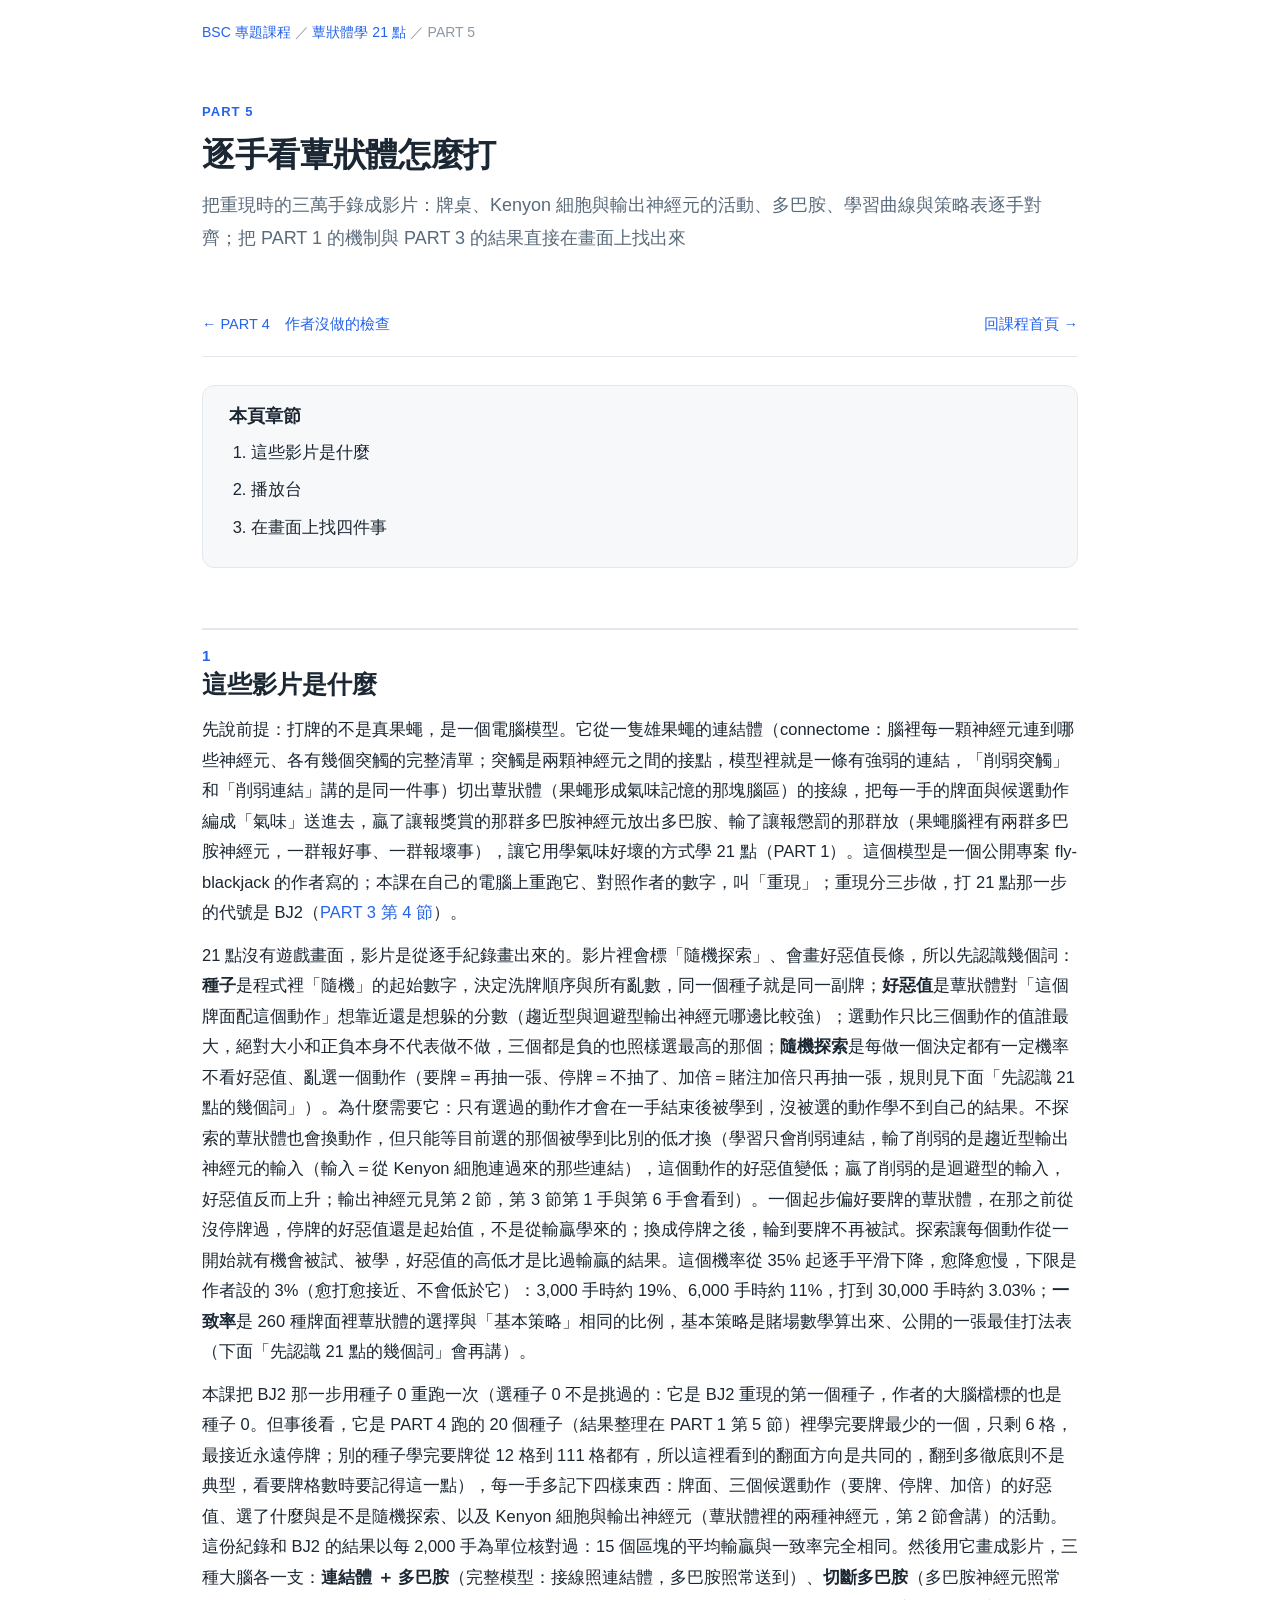
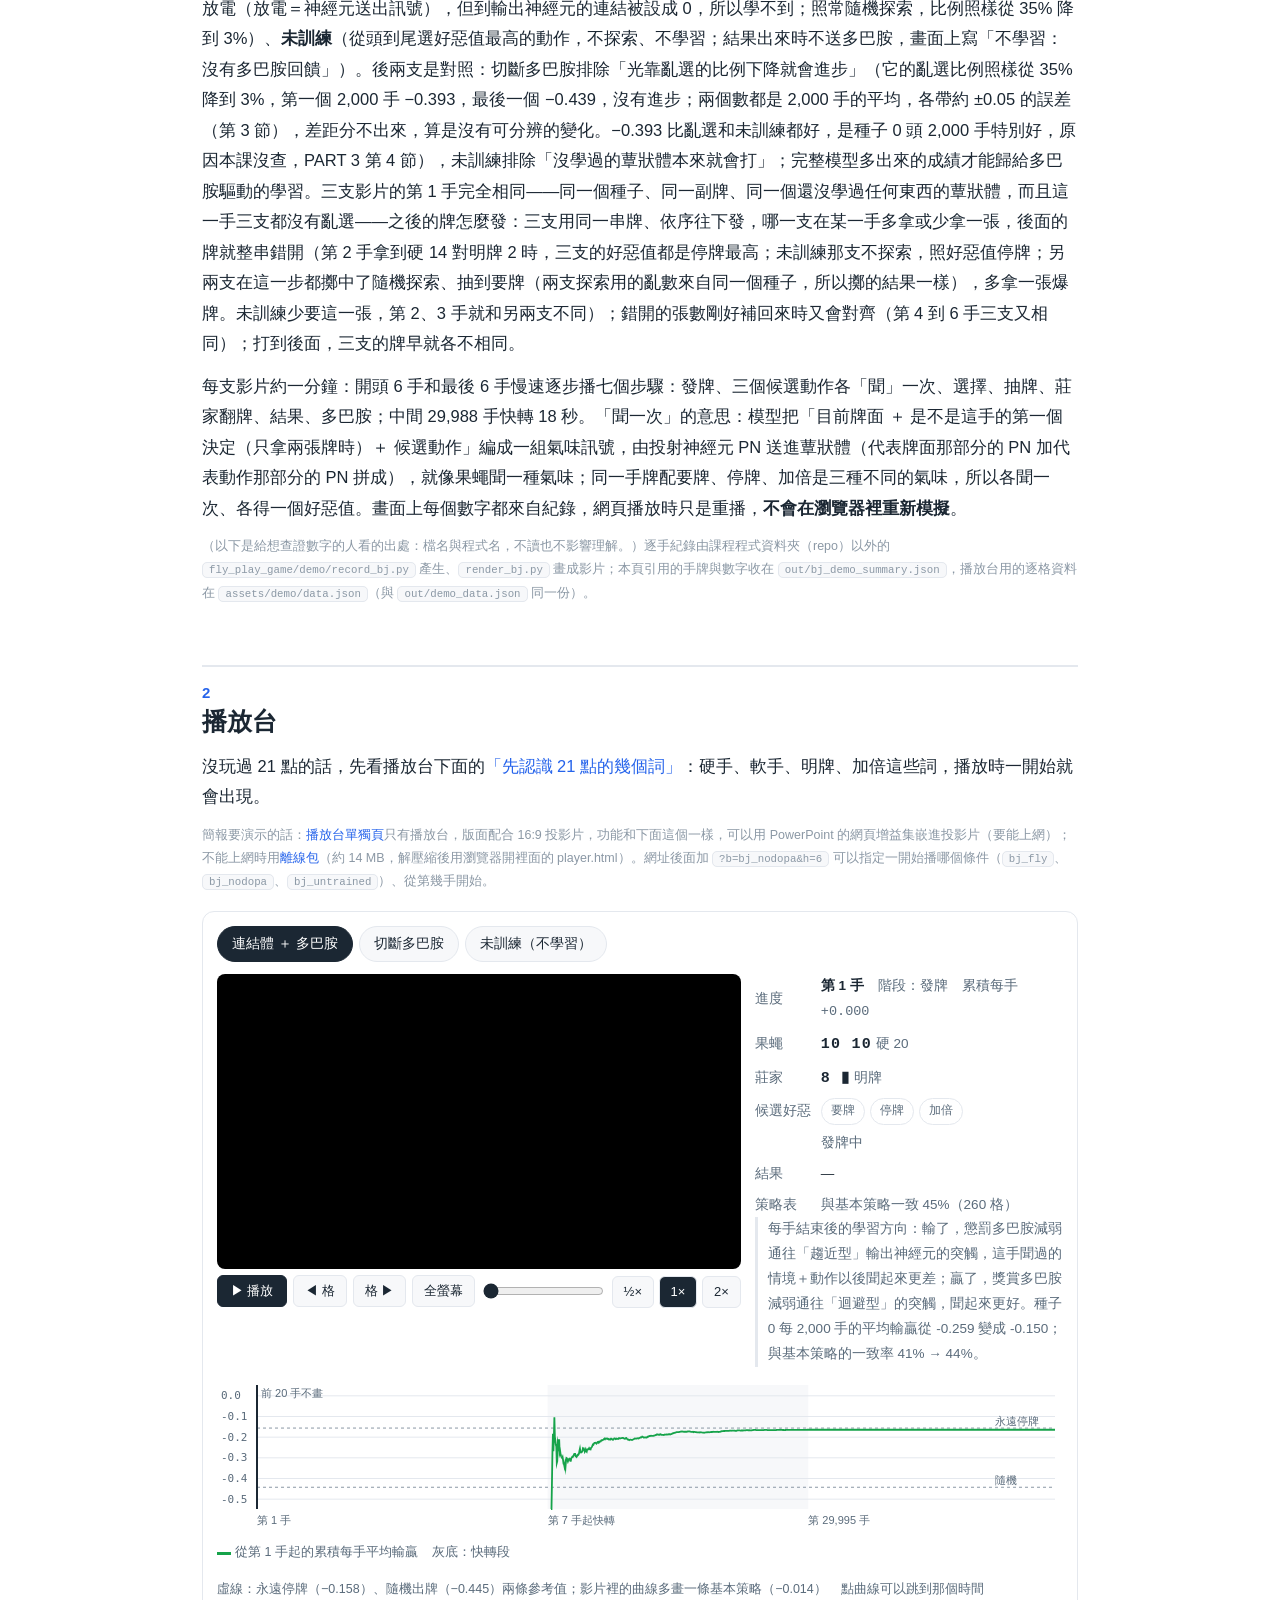
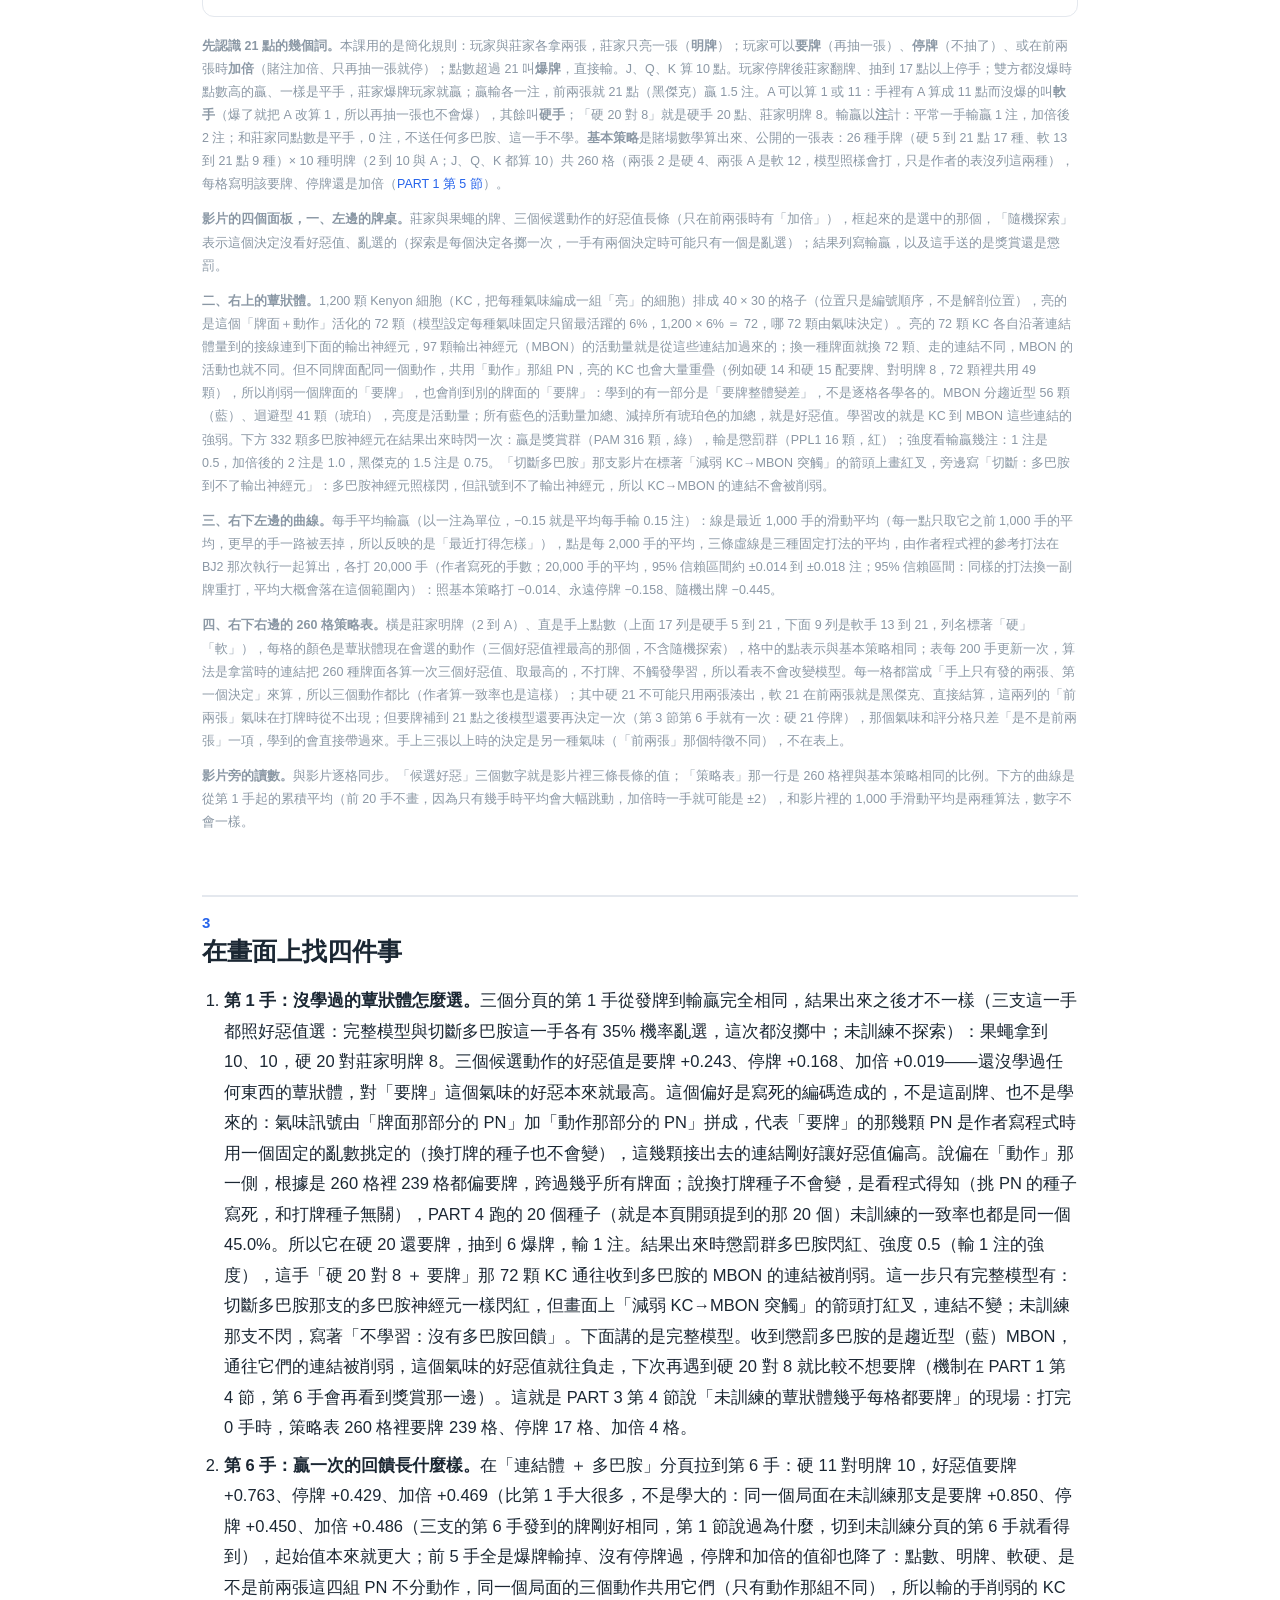
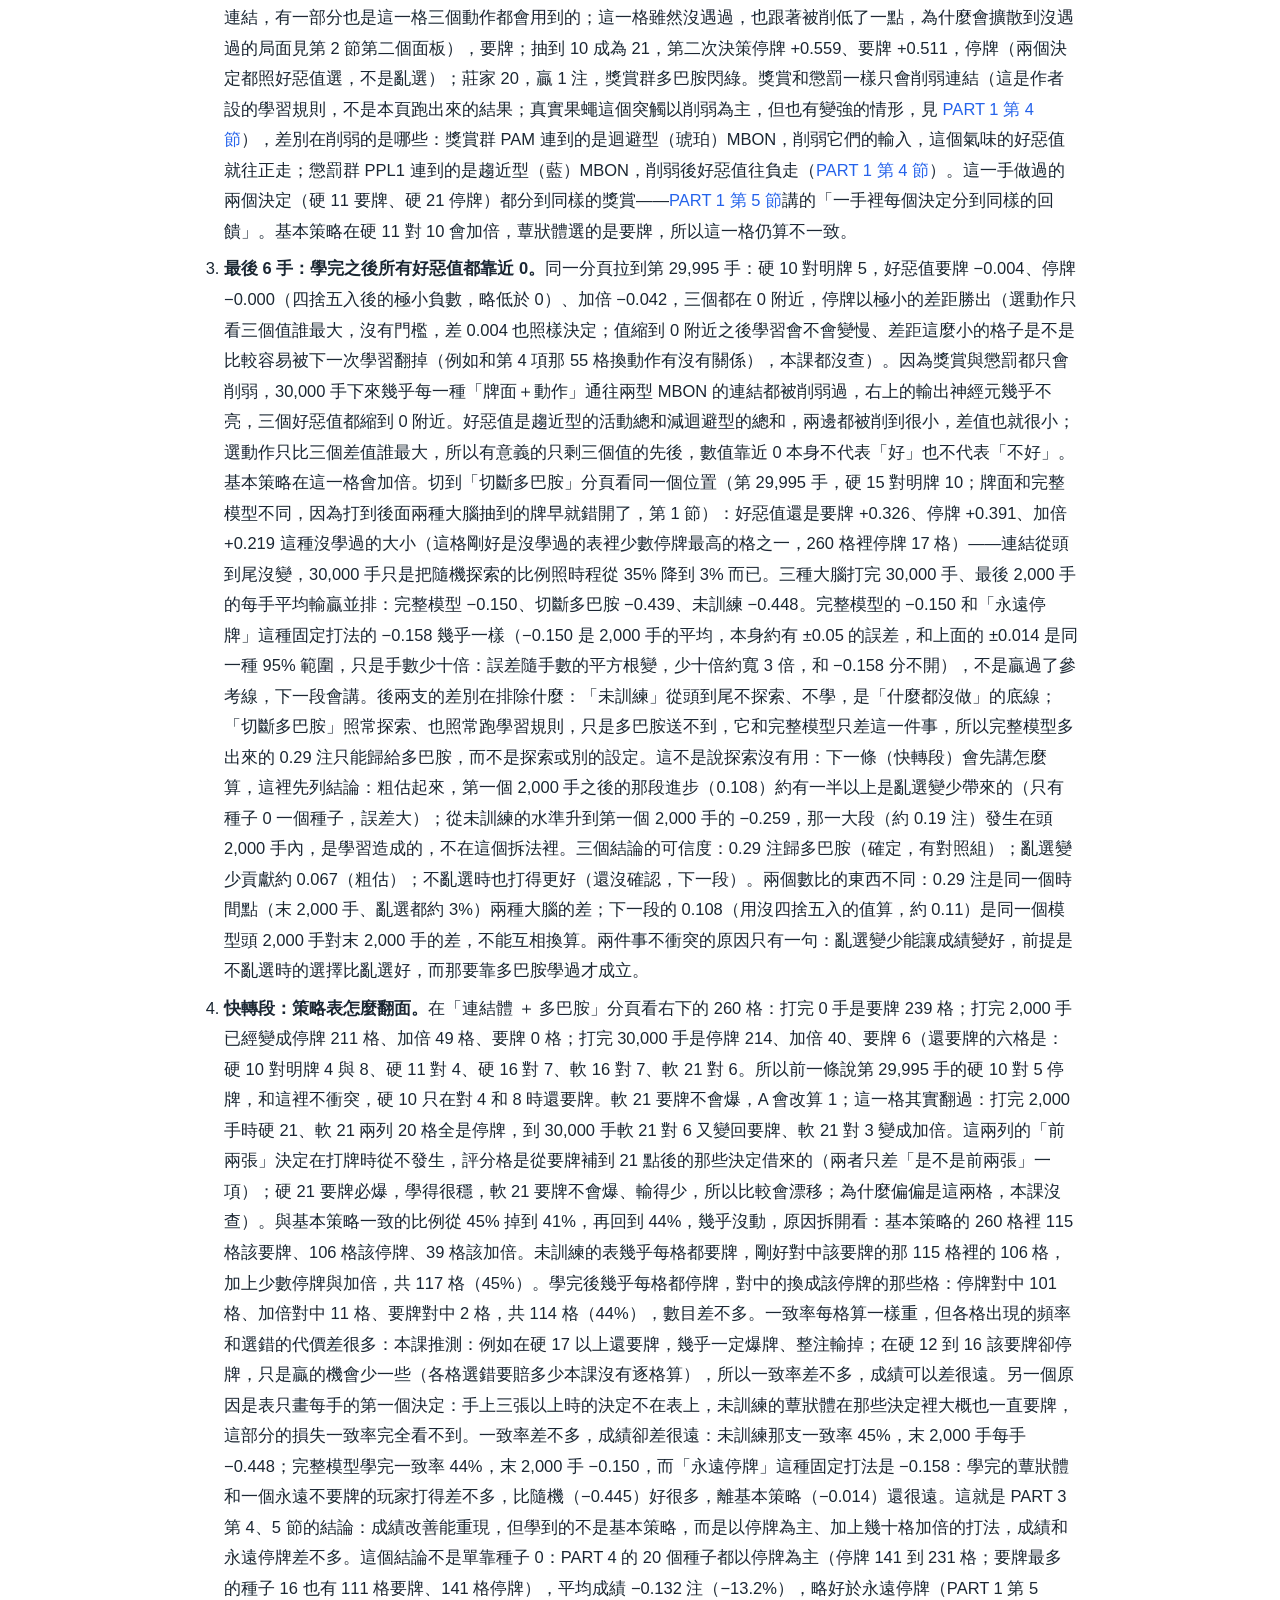
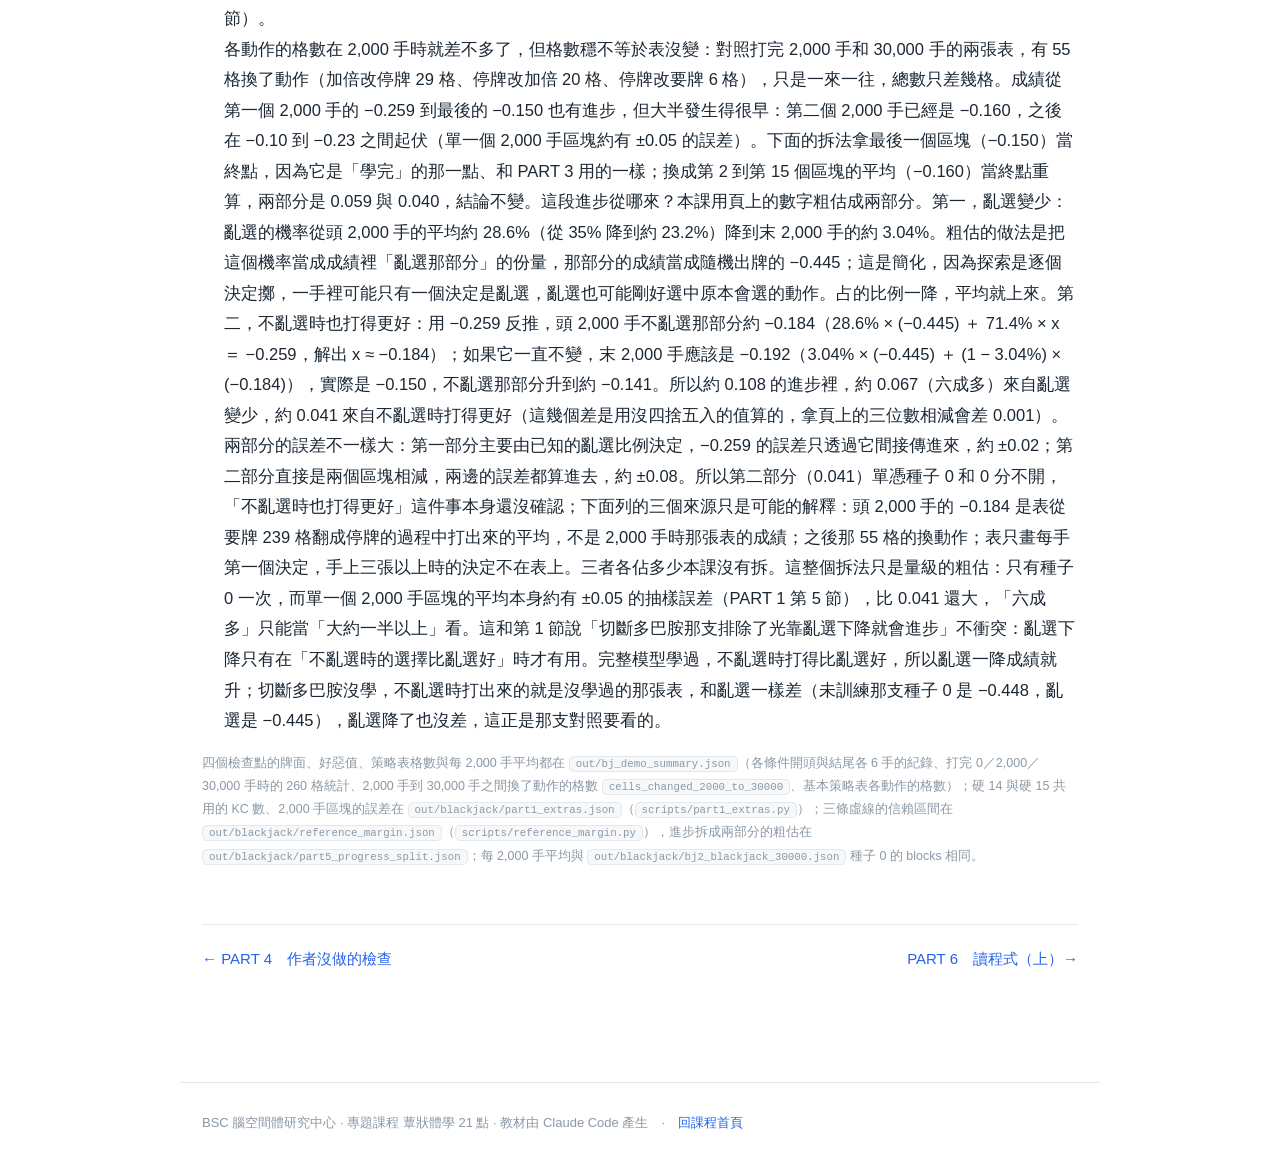
<file: part5-demo.html>
<!doctype html>
<html lang="zh-Hant">
<head>
<meta charset="utf-8">
<meta name="viewport" content="width=device-width, initial-scale=1">
<title>PART 5 逐手看蕈狀體怎麼打｜蕈狀體學 21 點</title>
<link rel="stylesheet" href="assets/flybj.css">
<style>
/* 播放台：只在這一頁用，顏色取 flybj.css 的變數；三個動作另定三色（要牌金、停牌紫、加倍青） */
:root{--hit:#a67c00; --stand:#6f4fc4; --double:#1b8a8a}
.rig{border:1px solid var(--border);border-radius:var(--radius);padding:14px;background:var(--bg);display:flex;flex-direction:column;gap:12px;margin:18px 0}
.tabs{display:flex;flex-wrap:wrap;gap:6px}
.tab{font:inherit;font-size:14px;border:1px solid var(--border);background:var(--panel);color:var(--ink);padding:4px 14px;border-radius:999px;cursor:pointer}
.tab[aria-selected="true"]{background:var(--ink);color:#fff;border-color:var(--ink)}
.tab:focus-visible,.pbtn:focus-visible{outline:2px solid var(--accent);outline-offset:2px}
.stage{display:grid;grid-template-columns:minmax(0,1.7fr) minmax(0,1fr);gap:14px}
@media (max-width:800px){.stage{grid-template-columns:minmax(0,1fr)}}
.vbox{position:relative;background:#000;border-radius:8px;overflow:hidden;aspect-ratio:16/9;max-width:100%}
.vbox video{width:100%;height:100%;display:block}
.ctl{display:flex;flex-wrap:wrap;align-items:center;gap:6px;margin-top:6px}
.pbtn{font:inherit;font-size:13px;border:1px solid var(--border);background:var(--panel);color:var(--ink);padding:3px 11px;border-radius:6px;cursor:pointer}
.pbtn.main{background:var(--ink);color:#fff;border-color:var(--ink);min-width:70px}
.pbtn[aria-pressed="true"]{background:var(--ink);color:#fff}
.ctl input[type=range]{flex:1;min-width:110px;accent-color:var(--ink)}
.readout{display:grid;grid-template-columns:auto minmax(0,1fr);gap:6px 10px;align-items:center;font-size:13.5px}
.readout .lab{color:var(--soft)}
.mono{font-family:Menlo,Consolas,monospace;font-variant-numeric:tabular-nums}
.cards{font-family:Menlo,Consolas,monospace;font-size:15px;font-weight:700;letter-spacing:.08em}
.chips{display:flex;gap:5px;flex-wrap:wrap}
.chip{font-family:Menlo,Consolas,monospace;font-size:12px;padding:1px 9px;border-radius:999px;border:1px solid var(--border);color:var(--soft)}
.chip.on{color:#fff;border-color:transparent}
.chip.on.bh{background:var(--hit)} .chip.on.bs{background:var(--stand)} .chip.on.bd{background:var(--double)} .chip.dim{opacity:.4}
.tl canvas{width:100%;height:150px;display:block;cursor:pointer}
.legend{display:flex;gap:14px;flex-wrap:wrap;font-size:12.5px;color:var(--soft)}
.sw{display:inline-block;width:14px;height:3px;vertical-align:middle;margin-right:4px}
.note2{font-size:13.5px;color:var(--soft);border-left:3px solid var(--border);padding-left:10px;margin:0}
</style>
</head>
<body>
<div class="crumb"><a href="https://marginli.github.io/bsc-topics/">BSC 專題課程</a> ／ <a href="index.html">蕈狀體學 21 點</a> ／ PART 5</div>
<header class="hero">
  <p class="eyebrow">PART 5</p>
  <h1>逐手看蕈狀體怎麼打</h1>
  <p class="subtitle">把重現時的三萬手錄成影片：牌桌、Kenyon 細胞與輸出神經元的活動、多巴胺、學習曲線與策略表逐手對齊；把 PART 1 的機制與 PART 3 的結果直接在畫面上找出來</p>
</header>

<div class="wrap">

  <div class="pager top">
    <a href="part4-checks.html">← PART 4　作者沒做的檢查</a>
    <a href="index.html">回課程首頁 →</a>
  </div>

  <nav class="toc">
    <h2>本頁章節</h2>
    <ol>
      <li><a href="#s1">這些影片是什麼</a></li>
      <li><a href="#s2">播放台</a></li>
      <li><a href="#s3">在畫面上找四件事</a></li>
    </ol>
  </nav>

  <h2 id="s1"><span class="pt">1</span>這些影片是什麼</h2>

  <p>先說前提：打牌的不是真果蠅，是一個電腦模型。它從一隻雄果蠅的連結體（connectome：腦裡每一顆神經元連到哪些神經元、各有幾個突觸的完整清單；突觸是兩顆神經元之間的接點，模型裡就是一條有強弱的連結，「削弱突觸」和「削弱連結」講的是同一件事）切出蕈狀體（果蠅形成氣味記憶的那塊腦區）的接線，把每一手的牌面與候選動作編成「氣味」送進去，贏了讓報獎賞的那群多巴胺神經元放出多巴胺、輸了讓報懲罰的那群放（果蠅腦裡有兩群多巴胺神經元，一群報好事、一群報壞事），讓它用學氣味好壞的方式學 21 點（PART 1）。這個模型是一個公開專案 fly-blackjack 的作者寫的；本課在自己的電腦上重跑它、對照作者的數字，叫「重現」；重現分三步做，打 21 點那一步的代號是 BJ2（<a href="part3-repro.html#s4">PART 3 第 4 節</a>）。</p>
  <p>21 點沒有遊戲畫面，影片是從逐手紀錄畫出來的。影片裡會標「隨機探索」、會畫好惡值長條，所以先認識幾個詞：<b>種子</b>是程式裡「隨機」的起始數字，決定洗牌順序與所有亂數，同一個種子就是同一副牌；<b>好惡值</b>是蕈狀體對「這個牌面配這個動作」想靠近還是想躲的分數（趨近型與迴避型輸出神經元哪邊比較強）；選動作只比三個動作的值誰最大，絕對大小和正負本身不代表做不做，三個都是負的也照樣選最高的那個；<b>隨機探索</b>是每做一個決定都有一定機率不看好惡值、亂選一個動作（要牌＝再抽一張、停牌＝不抽了、加倍＝賭注加倍只再抽一張，規則見下面「先認識 21 點的幾個詞」）。為什麼需要它：只有選過的動作才會在一手結束後被學到，沒被選的動作學不到自己的結果。不探索的蕈狀體也會換動作，但只能等目前選的那個被學到比別的低才換（學習只會削弱連結，輸了削弱的是趨近型輸出神經元的輸入（輸入＝從 Kenyon 細胞連過來的那些連結），這個動作的好惡值變低；贏了削弱的是迴避型的輸入，好惡值反而上升；輸出神經元見第 2 節，第 3 節第 1 手與第 6 手會看到）。一個起步偏好要牌的蕈狀體，在那之前從沒停牌過，停牌的好惡值還是起始值，不是從輸贏學來的；換成停牌之後，輪到要牌不再被試。探索讓每個動作從一開始就有機會被試、被學，好惡值的高低才是比過輸贏的結果。這個機率從 35% 起逐手平滑下降，愈降愈慢，下限是作者設的 3%（愈打愈接近、不會低於它）：3,000 手時約 19%、6,000 手時約 11%，打到 30,000 手時約 3.03%；<b>一致率</b>是 260 種牌面裡蕈狀體的選擇與「基本策略」相同的比例，基本策略是賭場數學算出來、公開的一張最佳打法表（下面「先認識 21 點的幾個詞」會再講）。</p>
  <p>本課把 BJ2 那一步用種子 0 重跑一次（選種子 0 不是挑過的：它是 BJ2 重現的第一個種子，作者的大腦檔標的也是種子 0。但事後看，它是 PART 4 跑的 20 個種子（結果整理在 PART 1 第 5 節）裡學完要牌最少的一個，只剩 6 格，最接近永遠停牌；別的種子學完要牌從 12 格到 111 格都有，所以這裡看到的翻面方向是共同的，翻到多徹底則不是典型，看要牌格數時要記得這一點），每一手多記下四樣東西：牌面、三個候選動作（要牌、停牌、加倍）的好惡值、選了什麼與是不是隨機探索、以及 Kenyon 細胞與輸出神經元（蕈狀體裡的兩種神經元，第 2 節會講）的活動。這份紀錄和 BJ2 的結果以每 2,000 手為單位核對過：15 個區塊的平均輸贏與一致率完全相同。然後用它畫成影片，三種大腦各一支：<b>連結體 ＋ 多巴胺</b>（完整模型：接線照連結體，多巴胺照常送到）、<b>切斷多巴胺</b>（多巴胺神經元照常放電（放電＝神經元送出訊號），但到輸出神經元的連結被設成 0，所以學不到；照常隨機探索，比例照樣從 35% 降到 3%）、<b>未訓練</b>（從頭到尾選好惡值最高的動作，不探索、不學習；結果出來時不送多巴胺，畫面上寫「不學習：沒有多巴胺回饋」）。後兩支是對照：切斷多巴胺排除「光靠亂選的比例下降就會進步」（它的亂選比例照樣從 35% 降到 3%，第一個 2,000 手 −0.393，最後一個 −0.439，沒有進步；兩個數都是 2,000 手的平均，各帶約 ±0.05 的誤差（第 3 節），差距分不出來，算是沒有可分辨的變化。−0.393 比亂選和未訓練都好，是種子 0 頭 2,000 手特別好，原因本課沒查，PART 3 第 4 節），未訓練排除「沒學過的蕈狀體本來就會打」；完整模型多出來的成績才能歸給多巴胺驅動的學習。三支影片的第 1 手完全相同——同一個種子、同一副牌、同一個還沒學過任何東西的蕈狀體，而且這一手三支都沒有亂選——之後的牌怎麼發：三支用同一串牌、依序往下發，哪一支在某一手多拿或少拿一張，後面的牌就整串錯開（第 2 手拿到硬 14 對明牌 2 時，三支的好惡值都是停牌最高；未訓練那支不探索，照好惡值停牌；另兩支在這一步都擲中了隨機探索、抽到要牌（兩支探索用的亂數來自同一個種子，所以擲的結果一樣），多拿一張爆牌。未訓練少要這一張，第 2、3 手就和另兩支不同）；錯開的張數剛好補回來時又會對齊（第 4 到 6 手三支又相同）；打到後面，三支的牌早就各不相同。</p>
  <p>每支影片約一分鐘：開頭 6 手和最後 6 手慢速逐步播七個步驟：發牌、三個候選動作各「聞」一次、選擇、抽牌、莊家翻牌、結果、多巴胺；中間 29,988 手快轉 18 秒。「聞一次」的意思：模型把「目前牌面 ＋ 是不是這手的第一個決定（只拿兩張牌時）＋ 候選動作」編成一組氣味訊號，由投射神經元 PN 送進蕈狀體（代表牌面那部分的 PN 加代表動作那部分的 PN 拼成），就像果蠅聞一種氣味；同一手牌配要牌、停牌、加倍是三種不同的氣味，所以各聞一次、各得一個好惡值。畫面上每個數字都來自紀錄，網頁播放時只是重播，<b>不會在瀏覽器裡重新模擬</b>。</p>

  <p class="figsrc">（以下是給想查證數字的人看的出處：檔名與程式名，不讀也不影響理解。）逐手紀錄由課程程式資料夾（repo）以外的 <code>fly_play_game/demo/record_bj.py</code> 產生、<code>render_bj.py</code> 畫成影片；本頁引用的手牌與數字收在 <code>out/bj_demo_summary.json</code>，播放台用的逐格資料在 <code>assets/demo/data.json</code>（與 <code>out/demo_data.json</code> 同一份）。</p>

  <h2 id="s2"><span class="pt">2</span>播放台</h2>
  <p>沒玩過 21 點的話，先看播放台下面的<a href="#rules">「先認識 21 點的幾個詞」</a>：硬手、軟手、明牌、加倍這些詞，播放時一開始就會出現。</p>

  <p class="figsrc">簡報要演示的話：<a href="player.html">播放台單獨頁</a>只有播放台，版面配合 16:9 投影片，功能和下面這個一樣，可以用 PowerPoint 的網頁增益集嵌進投影片（要能上網）；不能上網時用<a href="downloads/player/flyblackjack-player.zip">離線包</a>（約 14 MB，解壓縮後用瀏覽器開裡面的 player.html）。網址後面加 <code>?b=bj_nodopa&amp;h=6</code> 可以指定一開始播哪個條件（<code>bj_fly</code>、<code>bj_nodopa</code>、<code>bj_untrained</code>）、從第幾手開始。</p>
  <div class="rig">
    <div class="tabs" role="tablist" aria-label="大腦">
      <button class="tab" role="tab" id="btab-bj_fly" data-b="bj_fly" aria-selected="true">連結體 ＋ 多巴胺</button>
      <button class="tab" role="tab" id="btab-bj_nodopa" data-b="bj_nodopa" aria-selected="false">切斷多巴胺</button>
      <button class="tab" role="tab" id="btab-bj_untrained" data-b="bj_untrained" aria-selected="false">未訓練（不學習）</button>
    </div>
    <div class="stage">
      <div>
        <div class="vbox"><video id="bjVid" muted playsinline preload="auto" src="assets/demo/bj_fly.mp4"></video></div>
        <div class="ctl">
          <button class="pbtn main" id="bjPlay">▶ 播放</button>
          <button class="pbtn" id="bjBack" aria-label="上一格">◀ 格</button>
          <button class="pbtn" id="bjFwd" aria-label="下一格">格 ▶</button>
          <button class="pbtn" id="bjFull">全螢幕</button>
          <input type="range" id="bjScrub" min="0" max="100" value="0" aria-label="時間">
          <span role="group" aria-label="速度">
            <button class="pbtn" data-r="0.5" aria-pressed="false">½×</button>
            <button class="pbtn" data-r="1" aria-pressed="true">1×</button>
            <button class="pbtn" data-r="2" aria-pressed="false">2×</button>
          </span>
        </div>
      </div>
      <div>
        <div class="readout">
          <span class="lab">進度</span><span><b id="bjHudH">第 1 手</b>　<span class="lab">階段：<span id="bjStage">發牌</span>　累積每手 <span class="mono" id="bjHudC">+0.000</span></span></span>
          <span class="lab">果蠅</span><span><span class="cards" id="bjP"></span> <span class="lab" id="bjPT"></span></span>
          <span class="lab">莊家</span><span><span class="cards" id="bjD"></span> <span class="lab" id="bjDT"></span></span>
          <span class="lab">候選好惡</span>
          <div class="chips"><span class="chip bh" id="bcH">要牌</span><span class="chip bs" id="bcS">停牌</span><span class="chip bd" id="bcD">加倍</span></div>
          <span class="lab"></span><span class="lab" id="bjDec"></span>
          <span class="lab">結果</span><span id="bjOut">—</span>
          <span class="lab">策略表</span><span class="lab" id="bjAgr"></span>
        </div>
        <p class="note2" id="bjNote"></p>
      </div>
    </div>
    <div class="tl"><canvas id="bjTl" aria-label="累積每手輸贏隨影片進度；點一下跳到該時間"></canvas></div>
    <div class="legend">
      <span><i class="sw" style="background:var(--green)"></i>從第 1 手起的累積每手平均輸贏</span>
      <span>灰底：快轉段</span>
      <span>虛線：永遠停牌（−0.158）、隨機出牌（−0.445）兩條參考值；影片裡的曲線多畫一條基本策略（−0.014）</span>
      <span>點曲線可以跳到那個時間</span>
    </div>
  </div>

  <p class="figsrc" id="rules"><b>先認識 21 點的幾個詞。</b>本課用的是簡化規則：玩家與莊家各拿兩張，莊家只亮一張（<b>明牌</b>）；玩家可以<b>要牌</b>（再抽一張）、<b>停牌</b>（不抽了）、或在前兩張時<b>加倍</b>（賭注加倍、只再抽一張就停）；點數超過 21 叫<b>爆牌</b>，直接輸。J、Q、K 算 10 點。玩家停牌後莊家翻牌、抽到 17 點以上停手；雙方都沒爆時點數高的贏、一樣是平手，莊家爆牌玩家就贏；贏輸各一注，前兩張就 21 點（黑傑克）贏 1.5 注。A 可以算 1 或 11：手裡有 A 算成 11 點而沒爆的叫<b>軟手</b>（爆了就把 A 改算 1，所以再抽一張也不會爆），其餘叫<b>硬手</b>；「硬 20 對 8」就是硬手 20 點、莊家明牌 8。輸贏以<b>注</b>計：平常一手輸贏 1 注，加倍後 2 注；和莊家同點數是平手，0 注，不送任何多巴胺、這一手不學。<b>基本策略</b>是賭場數學算出來、公開的一張表：26 種手牌（硬 5 到 21 點 17 種、軟 13 到 21 點 9 種）× 10 種明牌（2 到 10 與 A；J、Q、K 都算 10）共 260 格（兩張 2 是硬 4、兩張 A 是軟 12，模型照樣會打，只是作者的表沒列這兩種），每格寫明該要牌、停牌還是加倍（<a href="part1-what.html#s5">PART 1 第 5 節</a>）。</p>
  <p class="figsrc"><b>影片的四個面板，一、左邊的牌桌。</b>莊家與果蠅的牌、三個候選動作的好惡值長條（只在前兩張時有「加倍」），框起來的是選中的那個，「隨機探索」表示這個決定沒看好惡值、亂選的（探索是每個決定各擲一次，一手有兩個決定時可能只有一個是亂選）；結果列寫輸贏，以及這手送的是獎賞還是懲罰。</p>
  <p class="figsrc"><b>二、右上的蕈狀體。</b>1,200 顆 Kenyon 細胞（KC，把每種氣味編成一組「亮」的細胞）排成 40 × 30 的格子（位置只是編號順序，不是解剖位置），亮的是這個「牌面＋動作」活化的 72 顆（模型設定每種氣味固定只留最活躍的 6%，1,200 × 6% ＝ 72，哪 72 顆由氣味決定）。亮的 72 顆 KC 各自沿著連結體量到的接線連到下面的輸出神經元，97 顆輸出神經元（MBON）的活動量就是從這些連結加過來的；換一種牌面就換 72 顆、走的連結不同，MBON 的活動也就不同。但不同牌面配同一個動作，共用「動作」那組 PN，亮的 KC 也會大量重疊（例如硬 14 和硬 15 配要牌、對明牌 8，72 顆裡共用 49 顆），所以削弱一個牌面的「要牌」，也會削到別的牌面的「要牌」：學到的有一部分是「要牌整體變差」，不是逐格各學各的。MBON 分趨近型 56 顆（藍）、迴避型 41 顆（琥珀），亮度是活動量；所有藍色的活動量加總、減掉所有琥珀色的加總，就是好惡值。學習改的就是 KC 到 MBON 這些連結的強弱。下方 332 顆多巴胺神經元在結果出來時閃一次：贏是獎賞群（PAM 316 顆，綠），輸是懲罰群（PPL1 16 顆，紅）；強度看輸贏幾注：1 注是 0.5，加倍後的 2 注是 1.0，黑傑克的 1.5 注是 0.75。「切斷多巴胺」那支影片在標著「減弱 KC→MBON 突觸」的箭頭上畫紅叉，旁邊寫「切斷：多巴胺到不了輸出神經元」：多巴胺神經元照樣閃，但訊號到不了輸出神經元，所以 KC→MBON 的連結不會被削弱。</p>
  <p class="figsrc"><b>三、右下左邊的曲線。</b>每手平均輸贏（以一注為單位，−0.15 就是平均每手輸 0.15 注）：線是最近 1,000 手的滑動平均（每一點只取它之前 1,000 手的平均，更早的手一路被丟掉，所以反映的是「最近打得怎樣」），點是每 2,000 手的平均，三條虛線是三種固定打法的平均，由作者程式裡的參考打法在 BJ2 那次執行一起算出，各打 20,000 手（作者寫死的手數；20,000 手的平均，95% 信賴區間約 ±0.014 到 ±0.018 注；95% 信賴區間：同樣的打法換一副牌重打，平均大概會落在這個範圍內）：照基本策略打 −0.014、永遠停牌 −0.158、隨機出牌 −0.445。</p>
  <p class="figsrc"><b>四、右下右邊的 260 格策略表。</b>橫是莊家明牌（2 到 A）、直是手上點數（上面 17 列是硬手 5 到 21，下面 9 列是軟手 13 到 21，列名標著「硬」「軟」），每格的顏色是蕈狀體現在會選的動作（三個好惡值裡最高的那個，不含隨機探索），格中的點表示與基本策略相同；表每 200 手更新一次，算法是拿當時的連結把 260 種牌面各算一次三個好惡值、取最高的，不打牌、不觸發學習，所以看表不會改變模型。每一格都當成「手上只有發的兩張、第一個決定」來算，所以三個動作都比（作者算一致率也是這樣）；其中硬 21 不可能只用兩張湊出，軟 21 在前兩張就是黑傑克、直接結算，這兩列的「前兩張」氣味在打牌時從不出現；但要牌補到 21 點之後模型還要再決定一次（第 3 節第 6 手就有一次：硬 21 停牌），那個氣味和評分格只差「是不是前兩張」一項，學到的會直接帶過來。手上三張以上時的決定是另一種氣味（「前兩張」那個特徵不同），不在表上。</p>
  <p class="figsrc"><b>影片旁的讀數。</b>與影片逐格同步。「候選好惡」三個數字就是影片裡三條長條的值；「策略表」那一行是 260 格裡與基本策略相同的比例。下方的曲線是從第 1 手起的累積平均（前 20 手不畫，因為只有幾手時平均會大幅跳動，加倍時一手就可能是 ±2），和影片裡的 1,000 手滑動平均是兩種算法，數字不會一樣。</p>

  <h2 id="s3"><span class="pt">3</span>在畫面上找四件事</h2>

  <ol>
    <li><b>第 1 手：沒學過的蕈狀體怎麼選。</b>三個分頁的第 1 手從發牌到輸贏完全相同，結果出來之後才不一樣（三支這一手都照好惡值選：完整模型與切斷多巴胺這一手各有 35% 機率亂選，這次都沒擲中；未訓練不探索）：果蠅拿到 10、10，硬 20 對莊家明牌 8。三個候選動作的好惡值是要牌 +0.243、停牌 +0.168、加倍 +0.019——還沒學過任何東西的蕈狀體，對「要牌」這個氣味的好惡本來就最高。這個偏好是寫死的編碼造成的，不是這副牌、也不是學來的：氣味訊號由「牌面那部分的 PN」加「動作那部分的 PN」拼成，代表「要牌」的那幾顆 PN 是作者寫程式時用一個固定的亂數挑定的（換打牌的種子也不會變），這幾顆接出去的連結剛好讓好惡值偏高。說偏在「動作」那一側，根據是 260 格裡 239 格都偏要牌，跨過幾乎所有牌面；說換打牌種子不會變，是看程式得知（挑 PN 的種子寫死，和打牌種子無關），PART 4 跑的 20 個種子（就是本頁開頭提到的那 20 個）未訓練的一致率也都是同一個 45.0%。所以它在硬 20 還要牌，抽到 6 爆牌，輸 1 注。結果出來時懲罰群多巴胺閃紅、強度 0.5（輸 1 注的強度），這手「硬 20 對 8 ＋ 要牌」那 72 顆 KC 通往收到多巴胺的 MBON 的連結被削弱。這一步只有完整模型有：切斷多巴胺那支的多巴胺神經元一樣閃紅，但畫面上「減弱 KC→MBON 突觸」的箭頭打紅叉，連結不變；未訓練那支不閃，寫著「不學習：沒有多巴胺回饋」。下面講的是完整模型。收到懲罰多巴胺的是趨近型（藍）MBON，通往它們的連結被削弱，這個氣味的好惡值就往負走，下次再遇到硬 20 對 8 就比較不想要牌（機制在 PART 1 第 4 節，第 6 手會再看到獎賞那一邊）。這就是 PART 3 第 4 節說「未訓練的蕈狀體幾乎每格都要牌」的現場：打完 0 手時，策略表 260 格裡要牌 239 格、停牌 17 格、加倍 4 格。</li>
    <li><b>第 6 手：贏一次的回饋長什麼樣。</b>在「連結體 ＋ 多巴胺」分頁拉到第 6 手：硬 11 對明牌 10，好惡值要牌 +0.763、停牌 +0.429、加倍 +0.469（比第 1 手大很多，不是學大的：同一個局面在未訓練那支是要牌 +0.850、停牌 +0.450、加倍 +0.486（三支的第 6 手發到的牌剛好相同，第 1 節說過為什麼，切到未訓練分頁的第 6 手就看得到），起始值本來就更大；前 5 手全是爆牌輸掉、沒有停牌過，停牌和加倍的值卻也降了：點數、明牌、軟硬、是不是前兩張這四組 PN 不分動作，同一個局面的三個動作共用它們（只有動作那組不同），所以輸的手削弱的 KC 連結，有一部分也是這一格三個動作都會用到的；這一格雖然沒遇過，也跟著被削低了一點，為什麼會擴散到沒遇過的局面見第 2 節第二個面板），要牌；抽到 10 成為 21，第二次決策停牌 +0.559、要牌 +0.511，停牌（兩個決定都照好惡值選，不是亂選）；莊家 20，贏 1 注，獎賞群多巴胺閃綠。獎賞和懲罰一樣只會削弱連結（這是作者設的學習規則，不是本頁跑出來的結果；真實果蠅這個突觸以削弱為主，但也有變強的情形，見 <a href="part1-what.html#s4">PART 1 第 4 節</a>），差別在削弱的是哪些：獎賞群 PAM 連到的是迴避型（琥珀）MBON，削弱它們的輸入，這個氣味的好惡值就往正走；懲罰群 PPL1 連到的是趨近型（藍）MBON，削弱後好惡值往負走（<a href="part1-what.html#s4">PART 1 第 4 節</a>）。這一手做過的兩個決定（硬 11 要牌、硬 21 停牌）都分到同樣的獎賞——<a href="part1-what.html#s5">PART 1 第 5 節</a>講的「一手裡每個決定分到同樣的回饋」。基本策略在硬 11 對 10 會加倍，蕈狀體選的是要牌，所以這一格仍算不一致。</li>
    <li><b>最後 6 手：學完之後所有好惡值都靠近 0。</b>同一分頁拉到第 29,995 手：硬 10 對明牌 5，好惡值要牌 −0.004、停牌 −0.000（四捨五入後的極小負數，略低於 0）、加倍 −0.042，三個都在 0 附近，停牌以極小的差距勝出（選動作只看三個值誰最大，沒有門檻，差 0.004 也照樣決定；值縮到 0 附近之後學習會不會變慢、差距這麼小的格子是不是比較容易被下一次學習翻掉（例如和第 4 項那 55 格換動作有沒有關係），本課都沒查）。因為獎賞與懲罰都只會削弱，30,000 手下來幾乎每一種「牌面＋動作」通往兩型 MBON 的連結都被削弱過，右上的輸出神經元幾乎不亮，三個好惡值都縮到 0 附近。好惡值是趨近型的活動總和減迴避型的總和，兩邊都被削到很小，差值也就很小；選動作只比三個差值誰最大，所以有意義的只剩三個值的先後，數值靠近 0 本身不代表「好」也不代表「不好」。基本策略在這一格會加倍。切到「切斷多巴胺」分頁看同一個位置（第 29,995 手，硬 15 對明牌 10；牌面和完整模型不同，因為打到後面兩種大腦抽到的牌早就錯開了，第 1 節）：好惡值還是要牌 +0.326、停牌 +0.391、加倍 +0.219 這種沒學過的大小（這格剛好是沒學過的表裡少數停牌最高的格之一，260 格裡停牌 17 格）——連結從頭到尾沒變，30,000 手只是把隨機探索的比例照時程從 35% 降到 3% 而已。三種大腦打完 30,000 手、最後 2,000 手的每手平均輸贏並排：完整模型 −0.150、切斷多巴胺 −0.439、未訓練 −0.448。完整模型的 −0.150 和「永遠停牌」這種固定打法的 −0.158 幾乎一樣（−0.150 是 2,000 手的平均，本身約有 ±0.05 的誤差，和上面的 ±0.014 是同一種 95% 範圍，只是手數少十倍：誤差隨手數的平方根變，少十倍約寬 3 倍，和 −0.158 分不開），不是贏過了參考線，下一段會講。後兩支的差別在排除什麼：「未訓練」從頭到尾不探索、不學，是「什麼都沒做」的底線；「切斷多巴胺」照常探索、也照常跑學習規則，只是多巴胺送不到，它和完整模型只差這一件事，所以完整模型多出來的 0.29 注只能歸給多巴胺，而不是探索或別的設定。這不是說探索沒有用：下一條（快轉段）會先講怎麼算，這裡先列結論：粗估起來，第一個 2,000 手之後的那段進步（0.108）約有一半以上是亂選變少帶來的（只有種子 0 一個種子，誤差大）；從未訓練的水準升到第一個 2,000 手的 −0.259，那一大段（約 0.19 注）發生在頭 2,000 手內，是學習造成的，不在這個拆法裡。三個結論的可信度：0.29 注歸多巴胺（確定，有對照組）；亂選變少貢獻約 0.067（粗估）；不亂選時也打得更好（還沒確認，下一段）。兩個數比的東西不同：0.29 注是同一個時間點（末 2,000 手、亂選都約 3%）兩種大腦的差；下一段的 0.108（用沒四捨五入的值算，約 0.11）是同一個模型頭 2,000 手對末 2,000 手的差，不能互相換算。兩件事不衝突的原因只有一句：亂選變少能讓成績變好，前提是不亂選時的選擇比亂選好，而那要靠多巴胺學過才成立。</li>
    <li><b>快轉段：策略表怎麼翻面。</b>在「連結體 ＋ 多巴胺」分頁看右下的 260 格：打完 0 手是要牌 239 格；打完 2,000 手已經變成停牌 211 格、加倍 49 格、要牌 0 格；打完 30,000 手是停牌 214、加倍 40、要牌 6（還要牌的六格是：硬 10 對明牌 4 與 8、硬 11 對 4、硬 16 對 7、軟 16 對 7、軟 21 對 6。所以前一條說第 29,995 手的硬 10 對 5 停牌，和這裡不衝突，硬 10 只在對 4 和 8 時還要牌。軟 21 要牌不會爆，A 會改算 1；這一格其實翻過：打完 2,000 手時硬 21、軟 21 兩列 20 格全是停牌，到 30,000 手軟 21 對 6 又變回要牌、軟 21 對 3 變成加倍。這兩列的「前兩張」決定在打牌時從不發生，評分格是從要牌補到 21 點後的那些決定借來的（兩者只差「是不是前兩張」一項）；硬 21 要牌必爆，學得很穩，軟 21 要牌不會爆、輸得少，所以比較會漂移；為什麼偏偏是這兩格，本課沒查）。與基本策略一致的比例從 45% 掉到 41%，再回到 44%，幾乎沒動，原因拆開看：基本策略的 260 格裡 115 格該要牌、106 格該停牌、39 格該加倍。未訓練的表幾乎每格都要牌，剛好對中該要牌的那 115 格裡的 106 格，加上少數停牌與加倍，共 117 格（45%）。學完後幾乎每格都停牌，對中的換成該停牌的那些格：停牌對中 101 格、加倍對中 11 格、要牌對中 2 格，共 114 格（44%），數目差不多。一致率每格算一樣重，但各格出現的頻率和選錯的代價差很多：本課推測：例如在硬 17 以上還要牌，幾乎一定爆牌、整注輸掉；在硬 12 到 16 該要牌卻停牌，只是贏的機會少一些（各格選錯要賠多少本課沒有逐格算），所以一致率差不多，成績可以差很遠。另一個原因是表只畫每手的第一個決定：手上三張以上時的決定不在表上，未訓練的蕈狀體在那些決定裡大概也一直要牌，這部分的損失一致率完全看不到。一致率差不多，成績卻差很遠：未訓練那支一致率 45%，末 2,000 手每手 −0.448；完整模型學完一致率 44%，末 2,000 手 −0.150，而「永遠停牌」這種固定打法是 −0.158：學完的蕈狀體和一個永遠不要牌的玩家打得差不多，比隨機（−0.445）好很多，離基本策略（−0.014）還很遠。這就是 PART 3 第 4、5 節的結論：成績改善能重現，但學到的不是基本策略，而是以停牌為主、加上幾十格加倍的打法，成績和永遠停牌差不多。這個結論不是單靠種子 0：PART 4 的 20 個種子都以停牌為主（停牌 141 到 231 格；要牌最多的種子 16 也有 111 格要牌、141 格停牌），平均成績 −0.132 注（−13.2%），略好於永遠停牌（PART 1 第 5 節）。<br>各動作的格數在 2,000 手時就差不多了，但格數穩不等於表沒變：對照打完 2,000 手和 30,000 手的兩張表，有 55 格換了動作（加倍改停牌 29 格、停牌改加倍 20 格、停牌改要牌 6 格），只是一來一往，總數只差幾格。成績從第一個 2,000 手的 −0.259 到最後的 −0.150 也有進步，但大半發生得很早：第二個 2,000 手已經是 −0.160，之後在 −0.10 到 −0.23 之間起伏（單一個 2,000 手區塊約有 ±0.05 的誤差）。下面的拆法拿最後一個區塊（−0.150）當終點，因為它是「學完」的那一點、和 PART 3 用的一樣；換成第 2 到第 15 個區塊的平均（−0.160）當終點重算，兩部分是 0.059 與 0.040，結論不變。這段進步從哪來？本課用頁上的數字粗估成兩部分。第一，亂選變少：亂選的機率從頭 2,000 手的平均約 28.6%（從 35% 降到約 23.2%）降到末 2,000 手的約 3.04%。粗估的做法是把這個機率當成成績裡「亂選那部分」的份量，那部分的成績當成隨機出牌的 −0.445；這是簡化，因為探索是逐個決定擲，一手裡可能只有一個決定是亂選，亂選也可能剛好選中原本會選的動作。占的比例一降，平均就上來。第二，不亂選時也打得更好：用 −0.259 反推，頭 2,000 手不亂選那部分約 −0.184（28.6% × (−0.445) ＋ 71.4% × x ＝ −0.259，解出 x ≈ −0.184）；如果它一直不變，末 2,000 手應該是 −0.192（3.04% × (−0.445) ＋ (1 − 3.04%) × (−0.184)），實際是 −0.150，不亂選那部分升到約 −0.141。所以約 0.108 的進步裡，約 0.067（六成多）來自亂選變少，約 0.041 來自不亂選時打得更好（這幾個差是用沒四捨五入的值算的，拿頁上的三位數相減會差 0.001）。兩部分的誤差不一樣大：第一部分主要由已知的亂選比例決定，−0.259 的誤差只透過它間接傳進來，約 ±0.02；第二部分直接是兩個區塊相減，兩邊的誤差都算進去，約 ±0.08。所以第二部分（0.041）單憑種子 0 和 0 分不開，「不亂選時也打得更好」這件事本身還沒確認；下面列的三個來源只是可能的解釋：頭 2,000 手的 −0.184 是表從要牌 239 格翻成停牌的過程中打出來的平均，不是 2,000 手時那張表的成績；之後那 55 格的換動作；表只畫每手第一個決定，手上三張以上時的決定不在表上。三者各佔多少本課沒有拆。這整個拆法只是量級的粗估：只有種子 0 一次，而單一個 2,000 手區塊的平均本身約有 ±0.05 的抽樣誤差（PART 1 第 5 節），比 0.041 還大，「六成多」只能當「大約一半以上」看。這和第 1 節說「切斷多巴胺那支排除了光靠亂選下降就會進步」不衝突：亂選下降只有在「不亂選時的選擇比亂選好」時才有用。完整模型學過，不亂選時打得比亂選好，所以亂選一降成績就升；切斷多巴胺沒學，不亂選時打出來的就是沒學過的那張表，和亂選一樣差（未訓練那支種子 0 是 −0.448，亂選是 −0.445），亂選降了也沒差，這正是那支對照要看的。</li>
  </ol>

  <p class="figsrc">四個檢查點的牌面、好惡值、策略表格數與每 2,000 手平均都在 <code>out/bj_demo_summary.json</code>（各條件開頭與結尾各 6 手的紀錄、打完 0／2,000／30,000 手時的 260 格統計、2,000 手到 30,000 手之間換了動作的格數 <code>cells_changed_2000_to_30000</code>、基本策略表各動作的格數）；硬 14 與硬 15 共用的 KC 數、2,000 手區塊的誤差在 <code>out/blackjack/part1_extras.json</code>（<code>scripts/part1_extras.py</code>）；三條虛線的信賴區間在 <code>out/blackjack/reference_margin.json</code>（<code>scripts/reference_margin.py</code>），進步拆成兩部分的粗估在 <code>out/blackjack/part5_progress_split.json</code>；每 2,000 手平均與 <code>out/blackjack/bj2_blackjack_30000.json</code> 種子 0 的 blocks 相同。</p>

  <div class="pager">
    <a href="part4-checks.html">← PART 4　作者沒做的檢查</a>
    <a href="part6-code.html">PART 6　讀程式（上）→</a>
  </div>

</div>
<div class="foot">BSC 腦空間體研究中心 · 專題課程 蕈狀體學 21 點 · 教材由 Claude Code 產生　·　<a href="index.html">回課程首頁</a></div>

<script>
const BJ_FPS=30,BJ_ACT=["要牌","停牌","加倍"],BJ_ST=["發牌","聞三個候選動作","選擇","抽牌","莊家翻牌","莊家補牌","結果","快轉","結束"];
const $=s=>document.querySelector(s),css=n=>getComputedStyle(document.documentElement).getPropertyValue(n).trim();
const BJ_NOTE={
  bj_fly:E=>`每手結束後的學習方向：輸了，懲罰多巴胺減弱通往「趨近型」輸出神經元的突觸，這手聞過的情境＋動作以後聞起來更差；贏了，獎賞多巴胺減弱通往「迴避型」的突觸，聞起來更好。種子 0 每 2,000 手的平均輸贏從 ${E.blocks[0].toFixed(3)} 變成 ${E.blocks[E.blocks.length-1].toFixed(3)}；與基本策略的一致率 ${(E.agree[0]*100).toFixed(0)}% → ${(E.agree[E.agree.length-1]*100).toFixed(0)}%。`,
  bj_nodopa:E=>`多巴胺神經元照常放電，但到輸出神經元的連結被切斷（影片中的紅叉），突觸不會改變；探索率照樣衰減。種子 0 整場停在 ${E.blocks[E.blocks.length-1].toFixed(3)} 左右，和隨機出牌差不多。`,
  bj_untrained:E=>`從頭到尾選好惡值最高的動作、不探索、不學習。未訓練的蕈狀體在策略表 260 格裡有 239 格要牌，常常爆牌，種子 0 每手平均 ${E.blocks[E.blocks.length-1].toFixed(3)}。`
};
let D,B="bj_fly",bidx=0,bjBase=null;
const bvid=$("#bjVid"),btl=$("#bjTl");
const rk=c=>c===11?"A":String(c);
function bjTotal(cs){let t=cs.reduce((a,b)=>a+b,0),ac=cs.filter(c=>c===11).length;while(t>21&&ac){t-=10;ac--}return [t,ac>0]}
function bjCardsAt(dec,p){if(dec[4])return 2;for(let n=3;n<=p.length;n++){const [t,s]=bjTotal(p.slice(0,n));if(t===dec[1]&&(s?1:0)===dec[2])return n}return p.length}
function bjShow(i){
  const E=D.bj_episodes[B];bidx=Math.max(0,Math.min(E.n-1,i));i=bidx;
  const h=E.h[i],st=E.st[i],di=E.di[i],opt=E.opt[i],hand=E.hands[h],dec=di>=0?E.dec[di]:null,p=hand[2],dl=hand[3];
  $("#bjHudH").textContent="第 "+(h+1).toLocaleString()+" 手";$("#bjHudC").textContent=(E.cum[i]>=0?"+":"")+E.cum[i].toFixed(3);$("#bjScrub").value=i;
  $("#bjStage").textContent=BJ_ST[st]+(st===7?"（每格跳過許多手）":"");
  let np=p.length,nd=dl.length;
  if(st===0){np=2;nd=1}else if(st<=3&&dec){np=bjCardsAt(dec,p)+(st===3?1:0);nd=1}
  const [pt,ps]=bjTotal(p.slice(0,np));$("#bjP").textContent=p.slice(0,np).map(rk).join(" ");$("#bjPT").textContent=(ps?"軟 ":"硬 ")+pt+(pt>21?"，爆牌":"");
  const [dt,ds]=bjTotal(dl.slice(0,nd));$("#bjD").textContent=dl.slice(0,nd).map(rk).join(" ")+(nd<dl.length||st<4?" ▮":"");$("#bjDT").textContent=nd===1?"明牌":(ds?"軟 ":"")+dt+(dt>21?"，爆牌":"");
  [["#bcH",0,5],["#bcS",1,6],["#bcD",2,7]].forEach(([id,a,k])=>{const c=$(id),v=dec?dec[k]:null;
    c.textContent=BJ_ACT[a]+(v==null?"":" "+(v>=0?"+":"")+v.toFixed(3));
    c.classList.toggle("dim",!!dec&&v==null);
    c.classList.toggle("on",!!dec&&((st===1&&opt===a)||(st!==1&&dec[8]===a)))});
  const sit=dec?`${dec[2]?"軟":"硬"} ${dec[1]} 對明牌 ${rk(dec[3])}：`:"";
  $("#bjDec").textContent=dec?(st===1?`${sit}正在聞「${BJ_ACT[opt]}」`:`${sit}選「${BJ_ACT[dec[8]]}」${dec[9]?"（隨機探索）":""}　基本策略：${BJ_ACT[dec[10]]}${dec[8]===dec[10]?"，一致":""}`):(st===0?"發牌中":"沒有決策（有人拿到黑傑克）");
  const net=E.net[i];$("#bjOut").textContent=net==null?"—":`${hand[1]==="bust"?"爆牌，":hand[1]==="dealer_bust"?"莊家爆牌，":hand[1]==="blackjack"?"黑傑克，":hand[1]==="dealer_bj"?"莊家黑傑克，":""}${net>0?"贏":net<0?"輸":"平手"} ${net>0?"+":""}${net}`;
  $("#bjOut").style.color=net==null?"":net>0?css("--green"):net<0?css("--red"):css("--soft");
  $("#bjAgr").textContent=`與基本策略一致 ${(E.agr[i]*100).toFixed(0)}%（260 格）`;
  bjPaintHead();
}
function drawBjTimeline(){
  const E=D.bj_episodes[B],dpr=window.devicePixelRatio||1,W=btl.clientWidth,H=150;btl.width=W*dpr;btl.height=H*dpr;
  const off=document.createElement("canvas");off.width=btl.width;off.height=btl.height;const g=off.getContext("2d");g.scale(dpr,dpr);
  const padL=40,padR=8,top=6,bot=H-20,n=E.n,X=i=>padL+i/(n-1)*(W-padL-padR),Y=v=>bot-(v+0.55)/0.6*(bot-top);
  g.font="11px Menlo,Consolas,monospace";
  let a=-1;for(let i=0;i<=n;i++){const ff=i<n&&E.st[i]===7;if(ff&&a<0)a=i;if(!ff&&a>=0){g.fillStyle=css("--panel");g.fillRect(X(a),top,X(i)-X(a),bot-top);a=-1}}
  g.strokeStyle=css("--border");g.lineWidth=1;
  for(const v of [-0.5,-0.4,-0.3,-0.2,-0.1,0]){g.beginPath();g.moveTo(padL,Y(v)+.5);g.lineTo(W-padR,Y(v)+.5);g.stroke();g.fillStyle=css("--soft");g.fillText(v.toFixed(1),4,Y(v)+4)}
  g.setLineDash([3,3]);g.strokeStyle=css("--faint");
  for(const [k,lab] of [["always stand","永遠停牌"],["random","隨機"]]){const y=Y(D.blackjack.reference[k]);g.beginPath();g.moveTo(padL,y);g.lineTo(W-padR,y);g.stroke();g.fillStyle=css("--soft");g.font="11px sans-serif";g.fillText(lab,W-padR-60,y-3);g.font="11px Menlo,Consolas,monospace"}
  g.setLineDash([]);
  g.strokeStyle=css("--green");g.lineWidth=1.8;g.beginPath();
  let started=false;for(let i=0;i<n;i++){if(E.h[i]<20)continue;const y=Y(Math.max(-0.55,Math.min(0.05,E.cum[i])));started?g.lineTo(X(i),y):g.moveTo(X(i),y);started=true}g.stroke();
  g.fillStyle=css("--soft");g.font="11px sans-serif";g.fillText("前 20 手不畫",padL+4,top+12);
  const marks=[[0,"第 1 手"]];for(let i=1;i<n;i++){if(E.st[i]===7&&E.st[i-1]!==7)marks.push([i,"第 "+(E.h[i]+1).toLocaleString()+" 手起快轉"]);if(E.st[i]!==7&&E.st[i-1]===7)marks.push([i,"第 "+(E.h[i]+1).toLocaleString()+" 手"])}
  for(const [i,t] of marks){const x=X(i);g.fillText(t,Math.min(x,W-padR-80),H-5)}
  bjBase={off,X,n,dpr,top,bot};bjPaintHead();
}
function bjPaintHead(){if(!bjBase)return;const g=btl.getContext("2d");g.setTransform(1,0,0,1,0,0);g.clearRect(0,0,btl.width,btl.height);g.drawImage(bjBase.off,0,0);g.scale(bjBase.dpr,bjBase.dpr);const x=bjBase.X(bidx);g.fillStyle=css("--ink");g.fillRect(x-1,bjBase.top,2,bjBase.bot-bjBase.top)}
btl.addEventListener("click",ev=>{if(!bjBase)return;const r=btl.getBoundingClientRect();const fx=(ev.clientX-r.left-40)/(r.width-48);bjSeek(Math.round(Math.max(0,Math.min(1,fx))*(bjBase.n-1)))});
const bjFrameOf=t=>Math.floor(t*BJ_FPS+1e-3);
function bjLoop(){bjShow(bjFrameOf(bvid.currentTime));if(!bvid.paused&&!bvid.ended)requestAnimationFrame(bjLoop)}
function bjSeek(i){bvid.pause();bvid.currentTime=(i+0.5)/BJ_FPS;bjShow(i);bjSetPlay()}
function bjSetPlay(){$("#bjPlay").textContent=bvid.paused||bvid.ended?"▶ 播放":"❚❚ 暫停"}
$("#bjPlay").onclick=()=>{if(bvid.paused||bvid.ended){if(bvid.ended||bidx>=D.bj_episodes[B].n-1)bvid.currentTime=0;bvid.play().then(()=>{bjSetPlay();requestAnimationFrame(bjLoop)}).catch(()=>{})}else{bvid.pause();bjSetPlay()}};
bvid.addEventListener("pause",bjSetPlay);bvid.addEventListener("ended",()=>{bjSetPlay();bjShow(D.bj_episodes[B].n-1)});
$("#bjBack").onclick=()=>bjSeek(bidx-1);$("#bjFwd").onclick=()=>bjSeek(bidx+1);
$("#bjFull").onclick=()=>{const v=bvid;(v.requestFullscreen||v.webkitEnterFullscreen||v.webkitRequestFullscreen||(()=>{})).call(v)};
$("#bjScrub").oninput=e=>bjSeek(+e.target.value);
document.querySelectorAll("[data-r]").forEach(b=>b.onclick=()=>{bvid.playbackRate=+b.dataset.r;document.querySelectorAll("[data-r]").forEach(x=>x.setAttribute("aria-pressed",x===b))});
function selectBj(b){
  B=b;document.querySelectorAll(".tab[data-b]").forEach(t=>t.setAttribute("aria-selected",t.dataset.b===b));
  const rate=bvid.playbackRate;bvid.pause();bvid.src="assets/demo/"+b+".mp4";bvid.playbackRate=rate;bvid.load();
  $("#bjScrub").max=D.bj_episodes[b].n-1;$("#bjNote").textContent=BJ_NOTE[b](D.bj_episodes[b]);
  drawBjTimeline();bjShow(0);bjSetPlay();
}
document.querySelectorAll(".tab[data-b]").forEach(t=>t.onclick=()=>selectBj(t.dataset.b));
fetch("assets/demo/data.json").then(r=>r.json()).then(d=>{D=d;selectBj("bj_fly");new ResizeObserver(()=>drawBjTimeline()).observe(btl)});
</script>
</body>
</html>
</file>
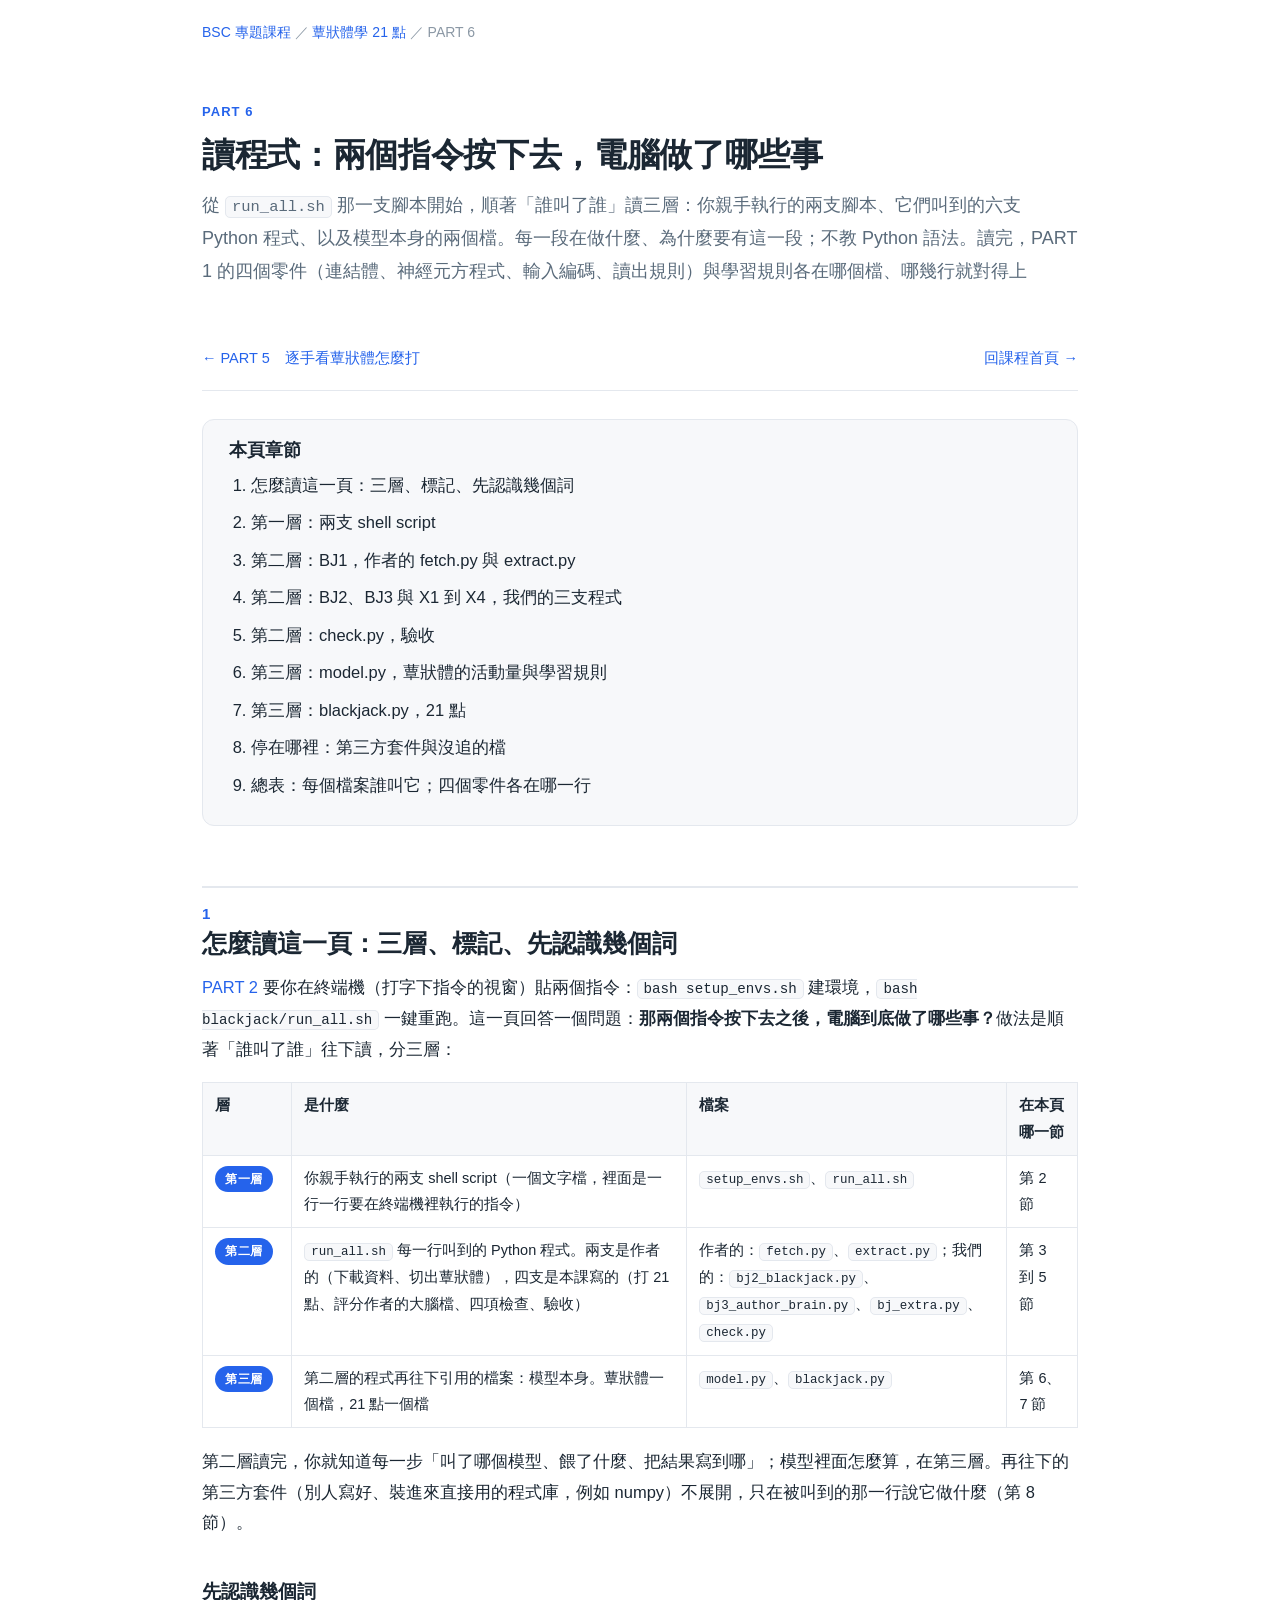
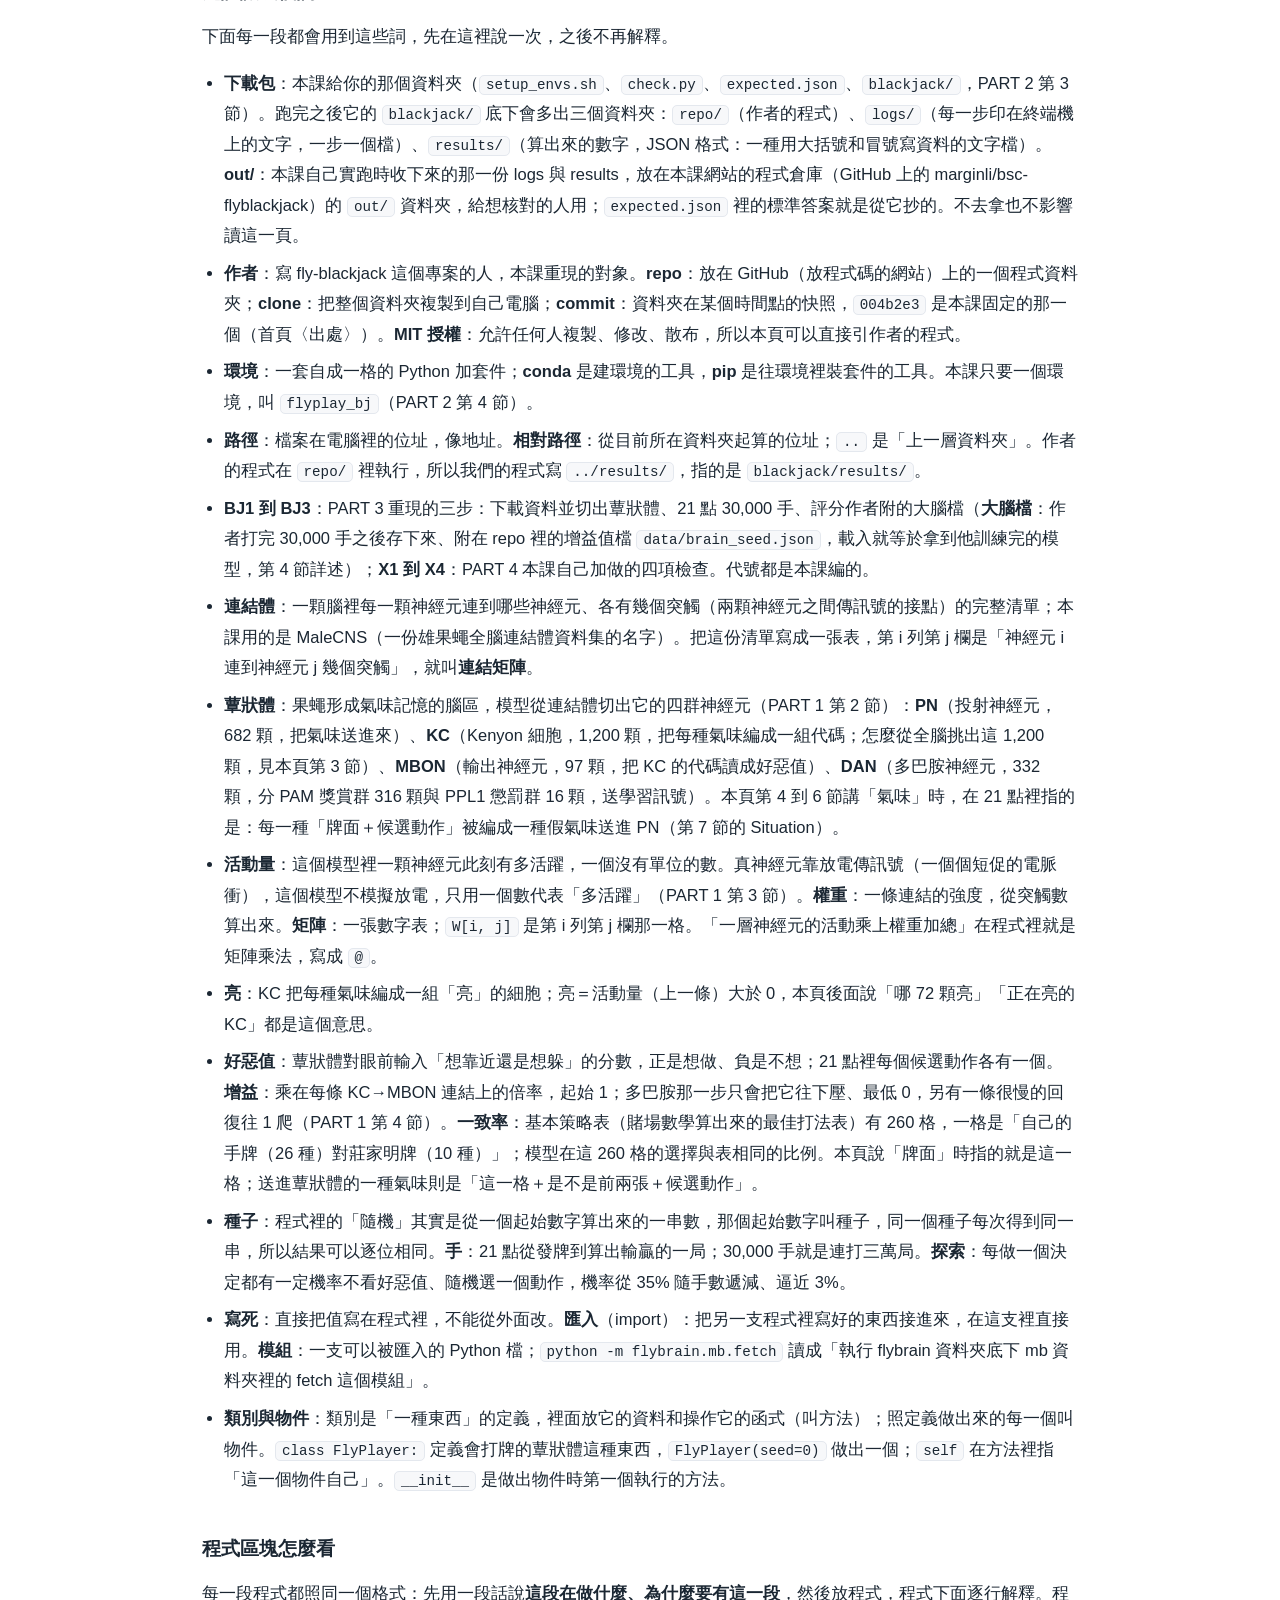
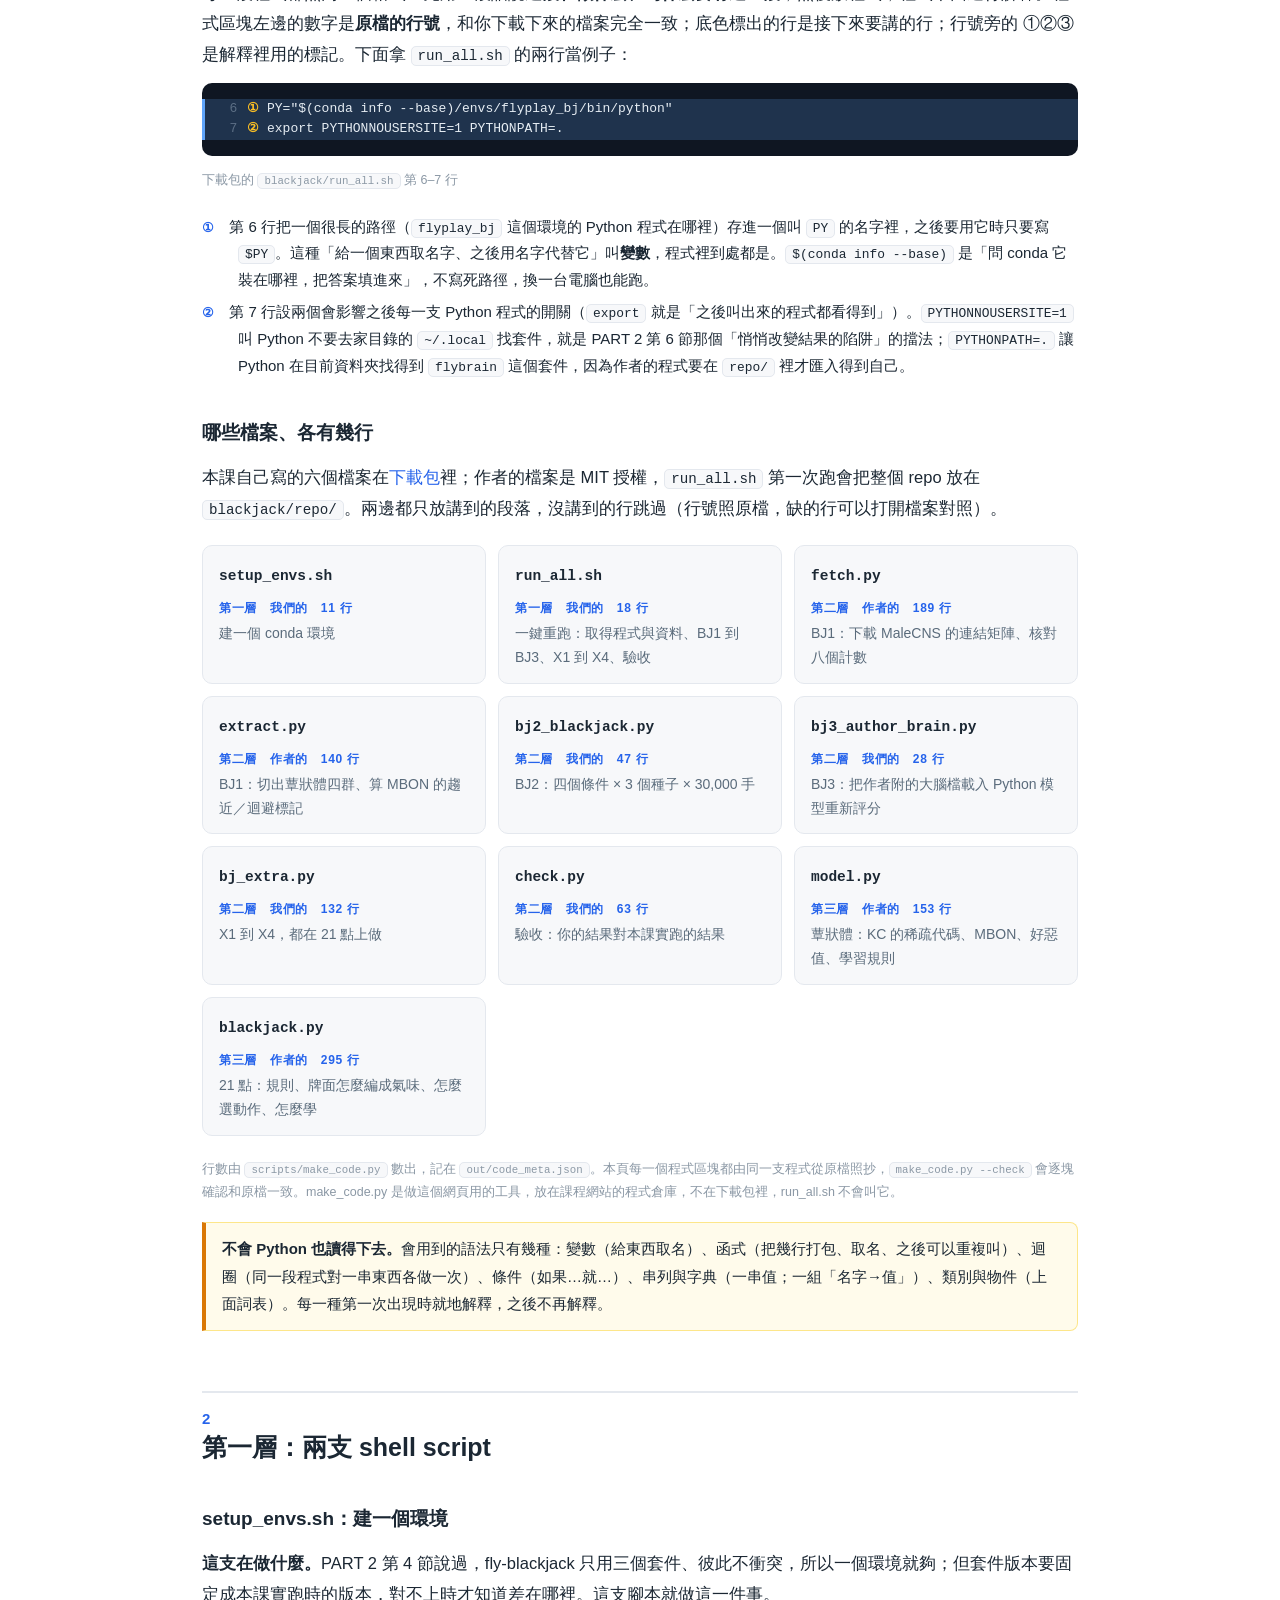
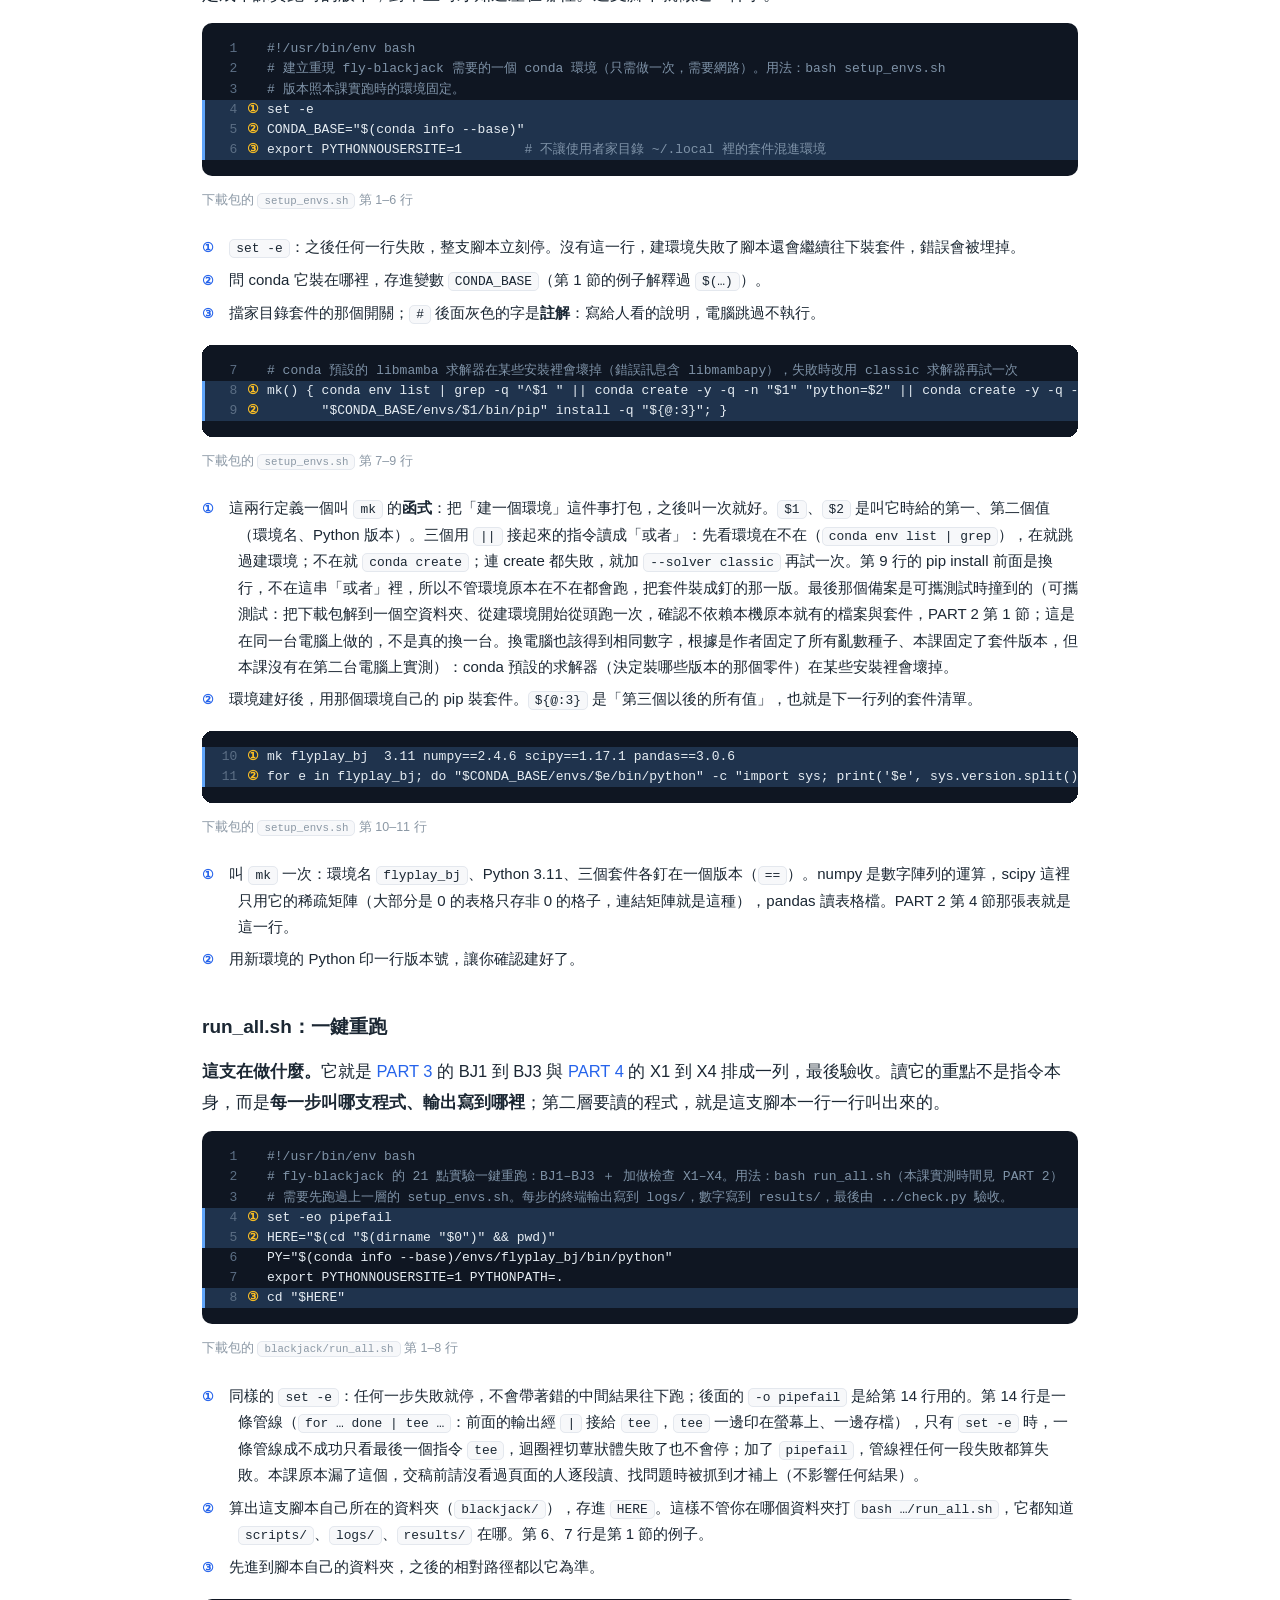
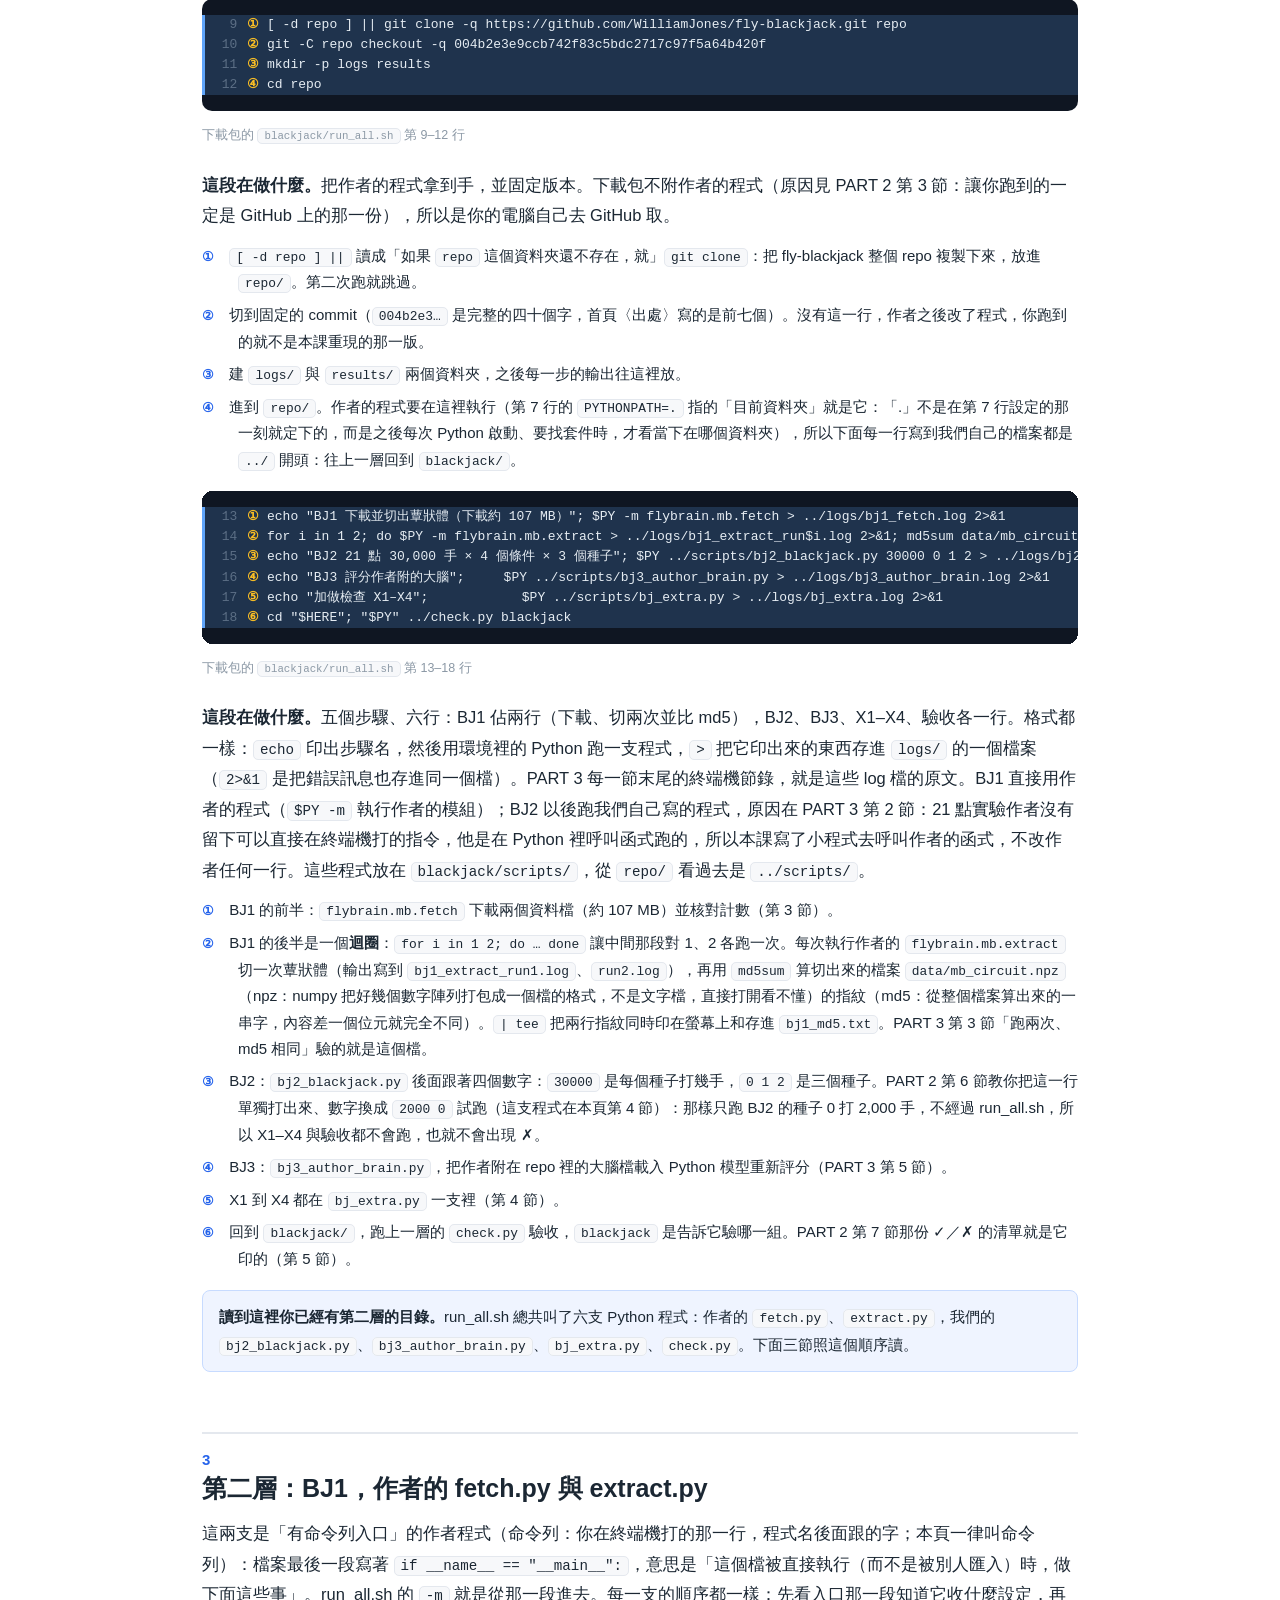
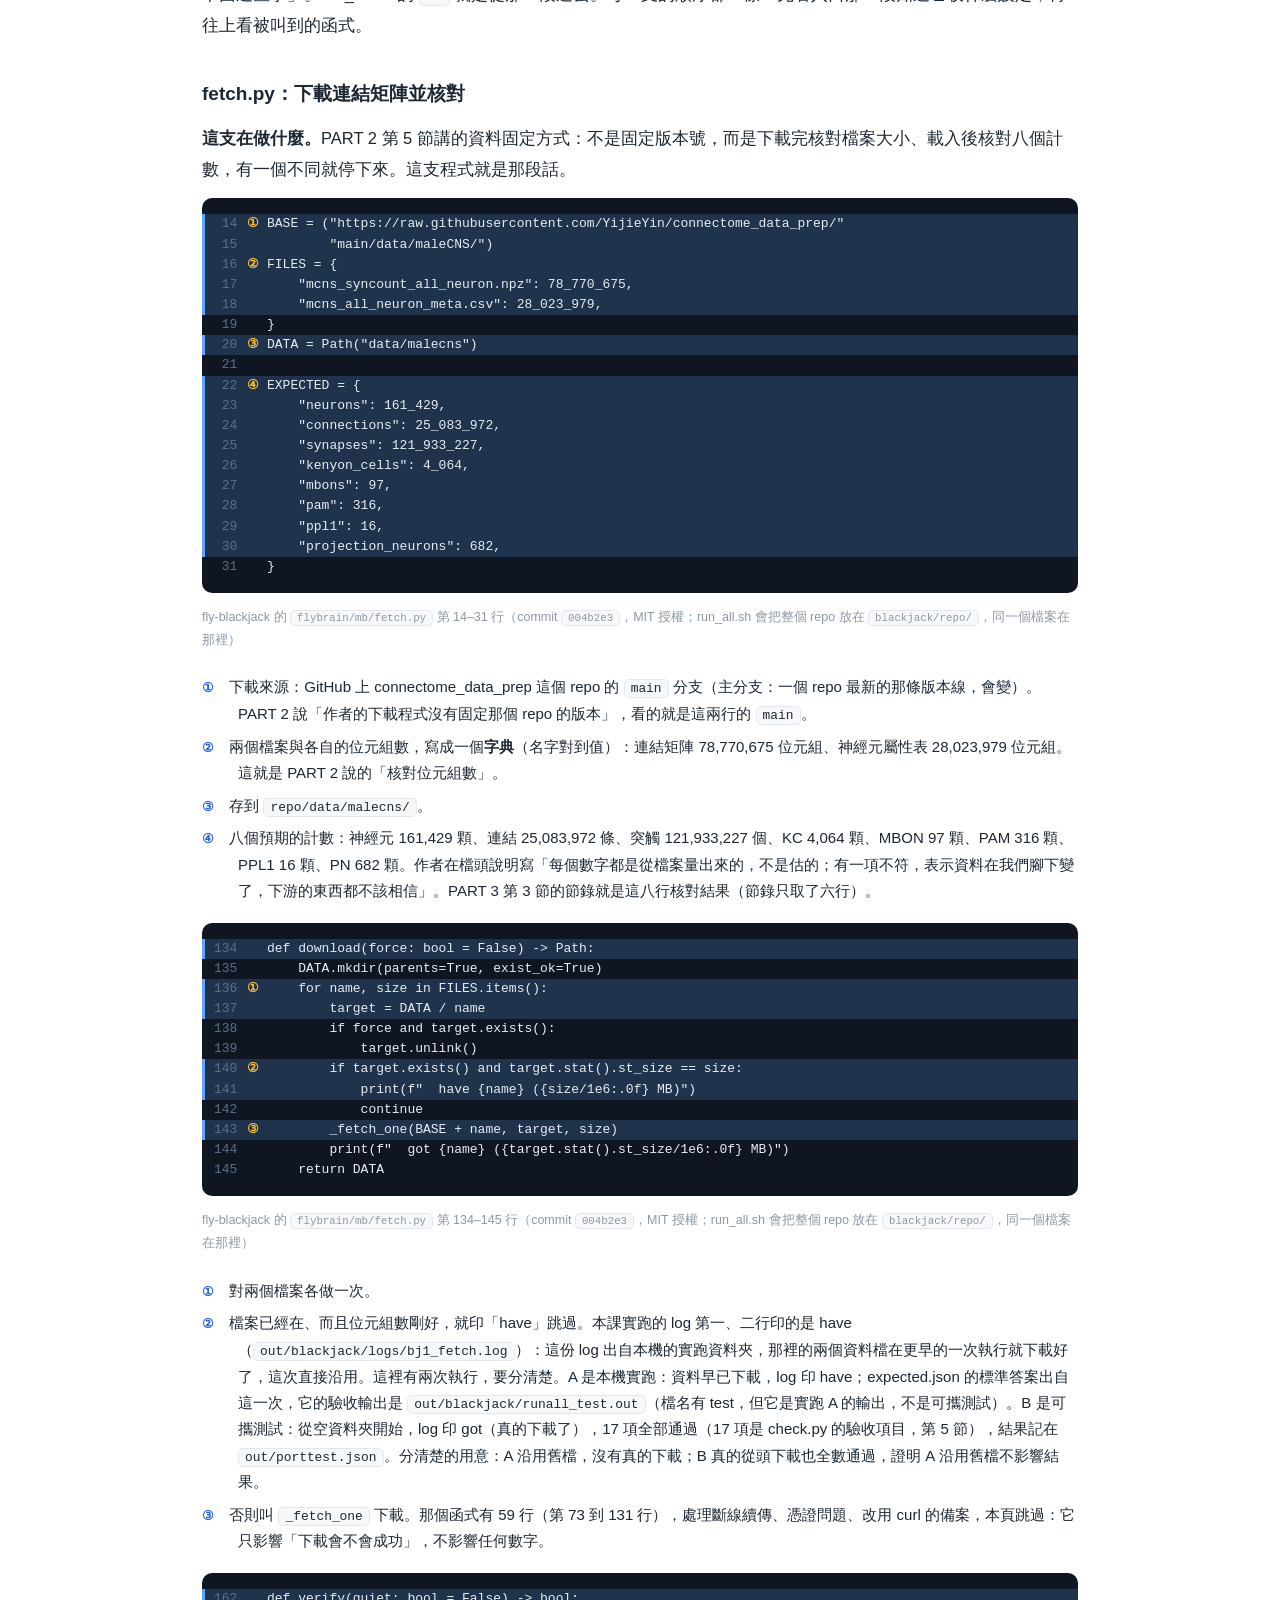
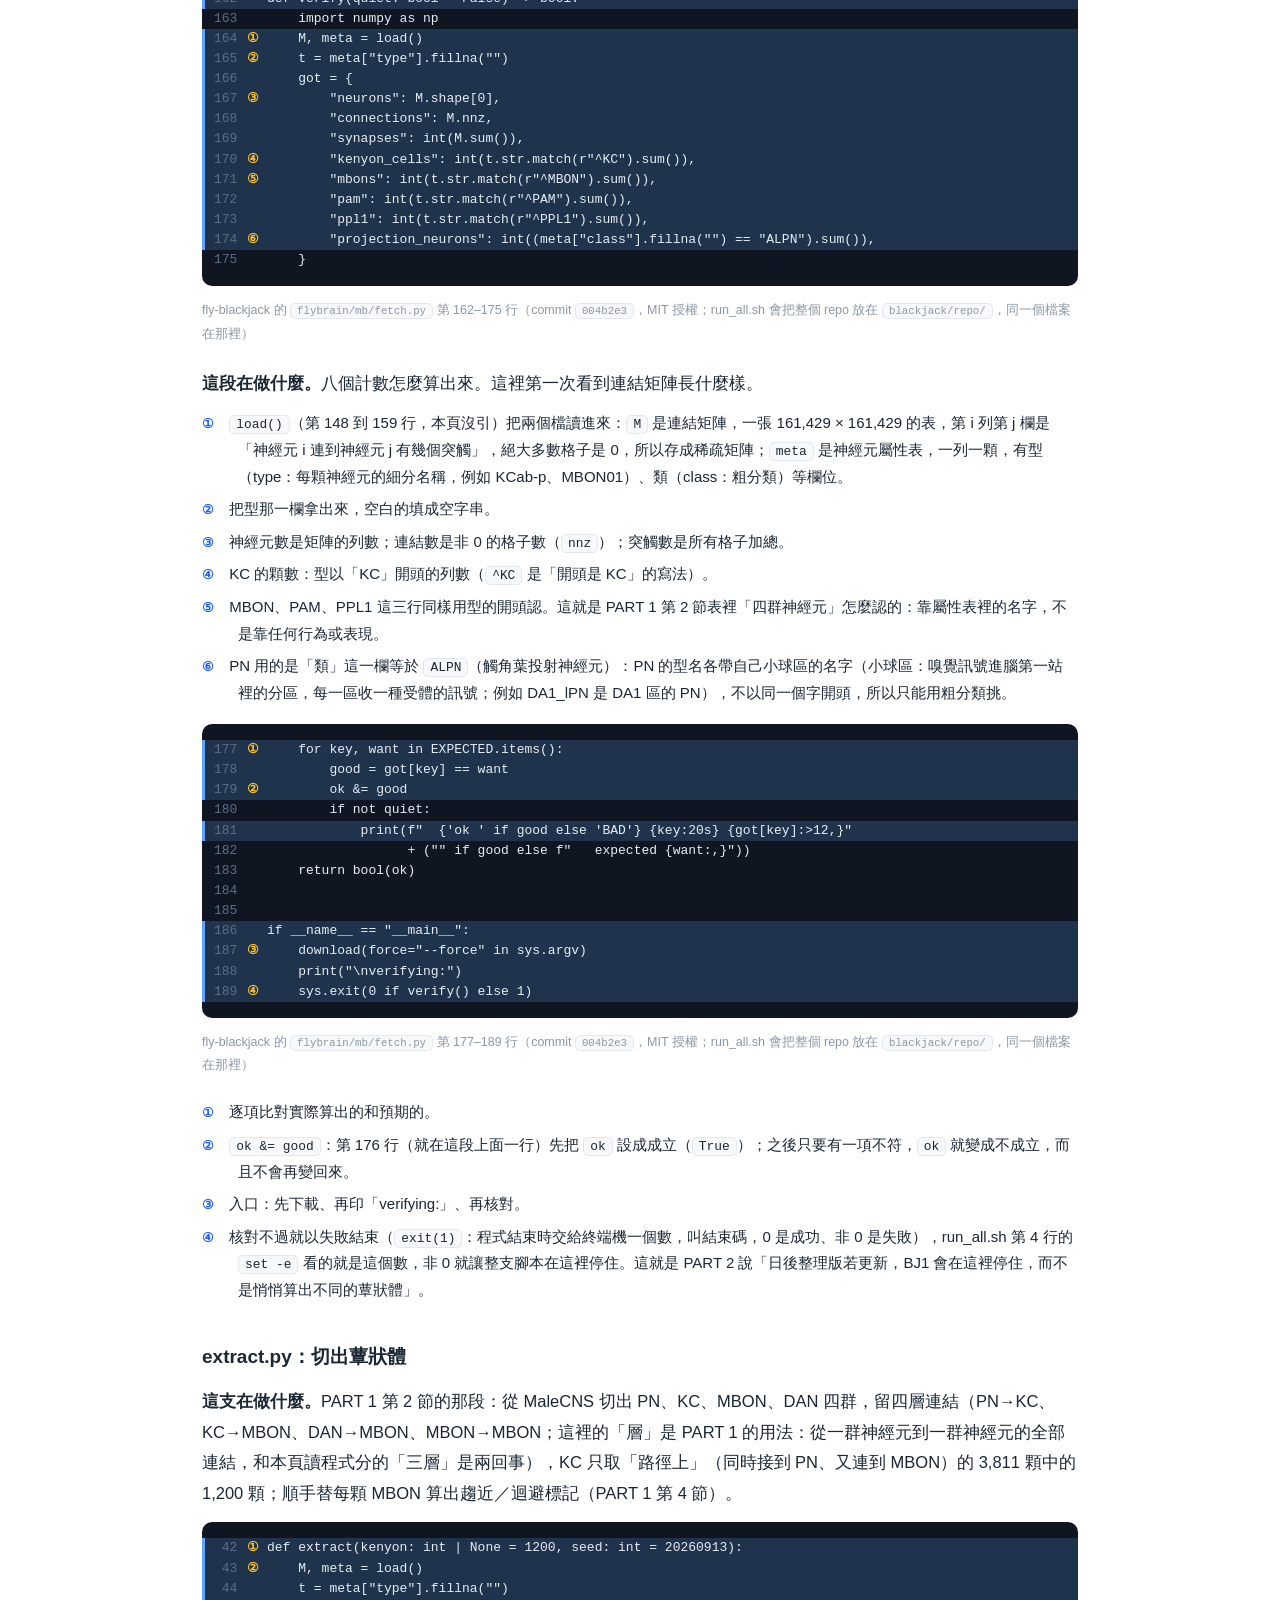
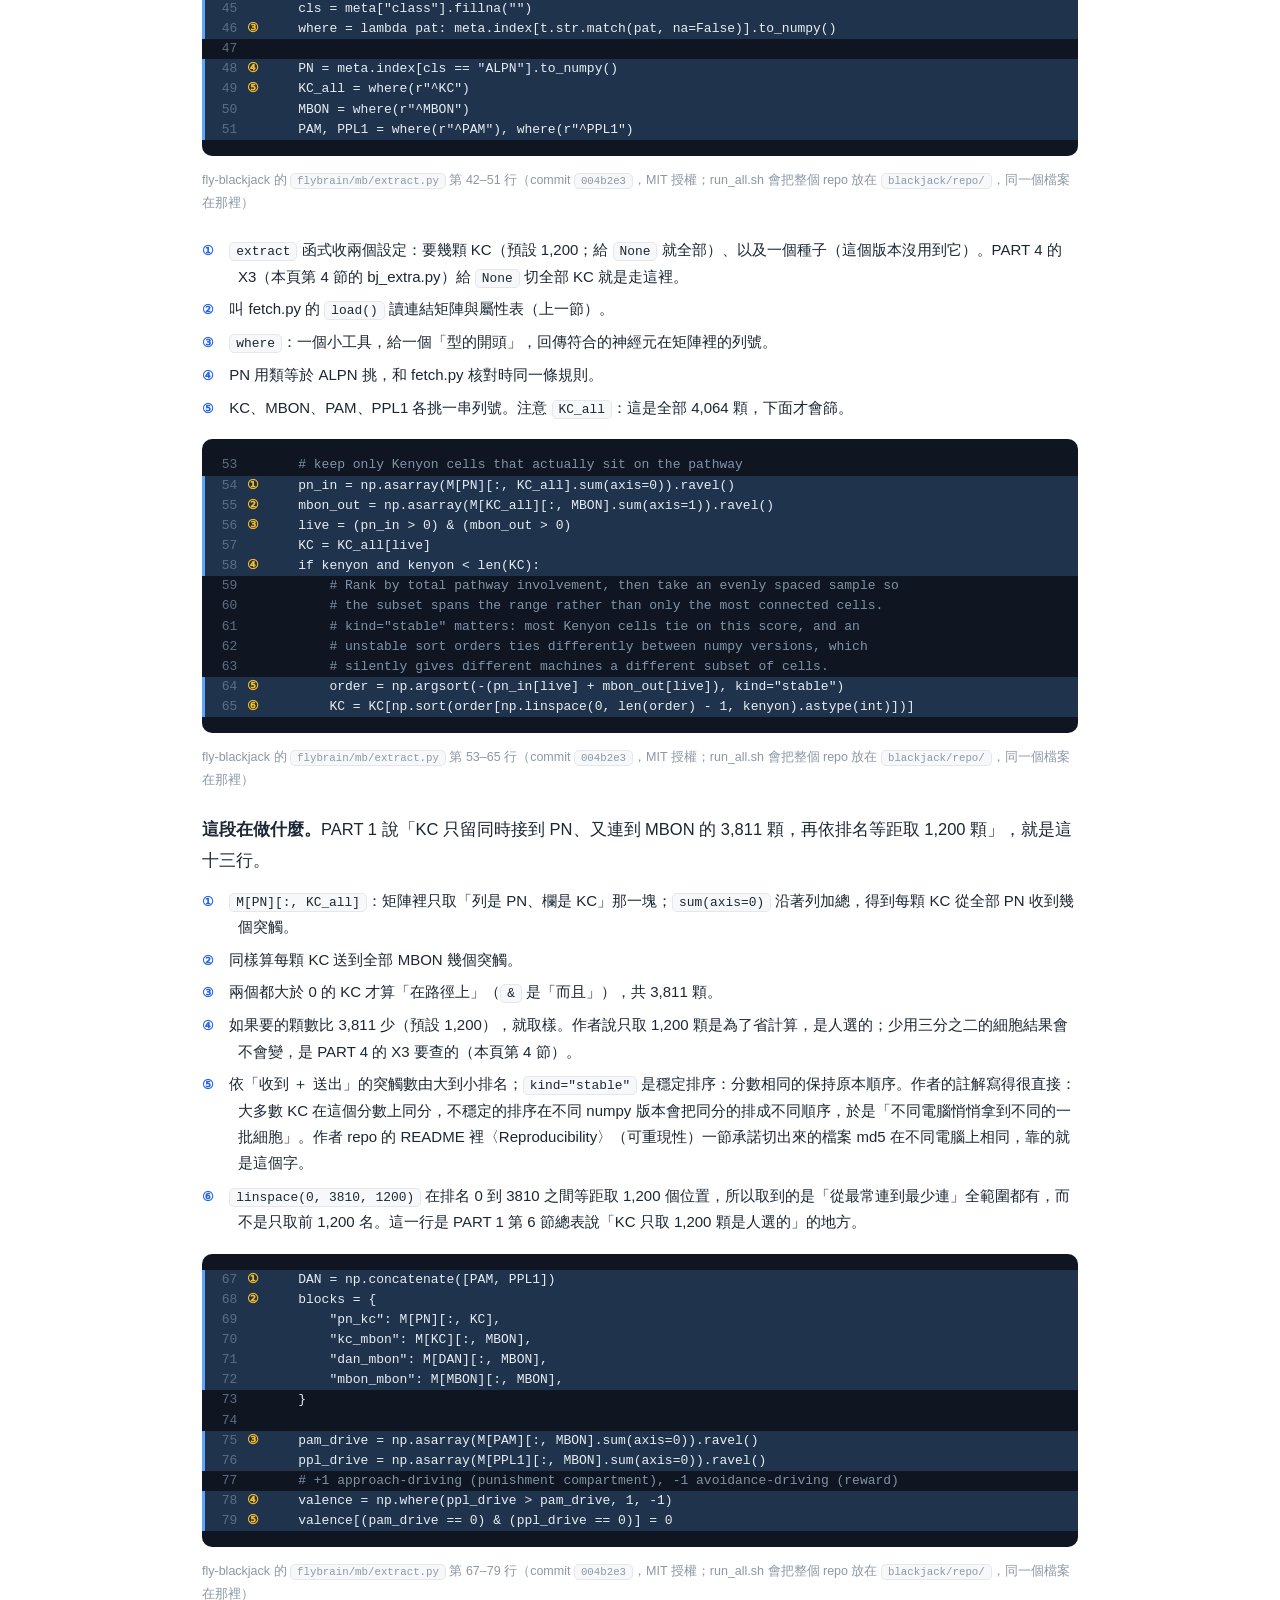
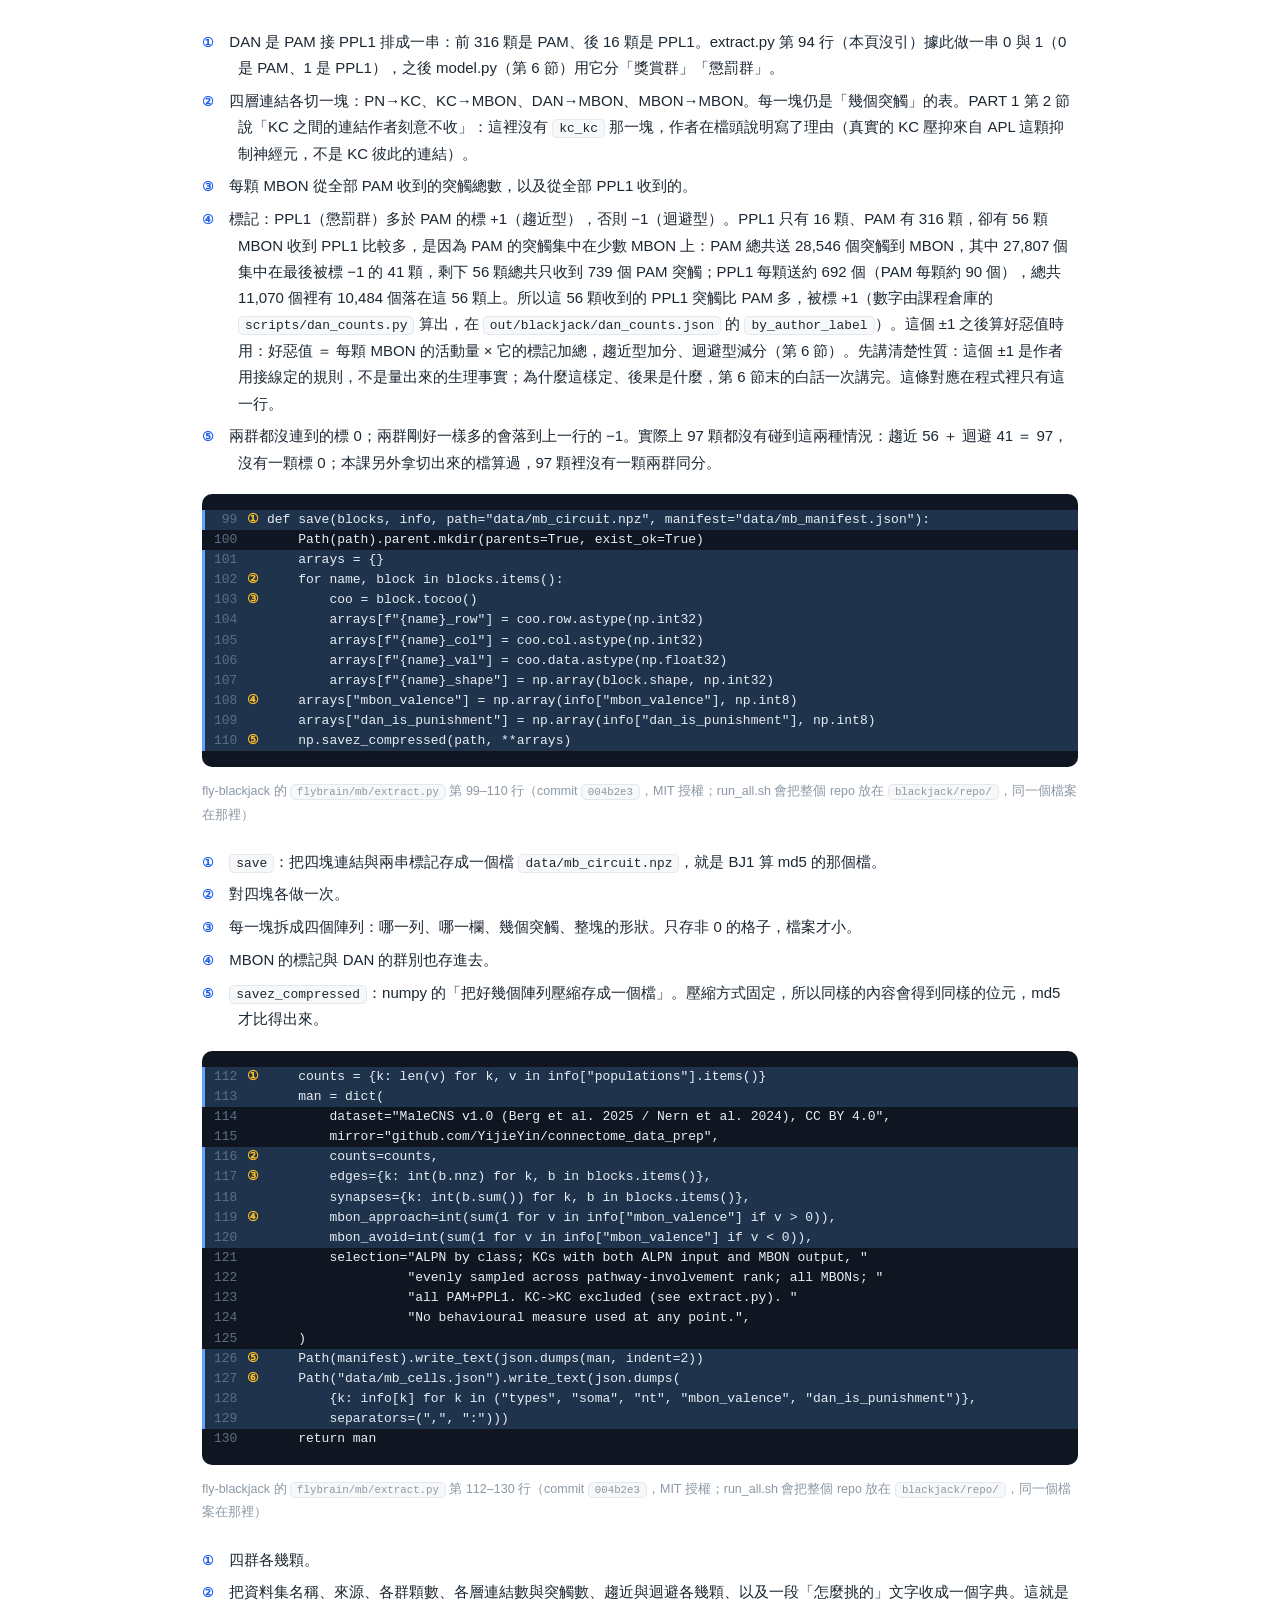
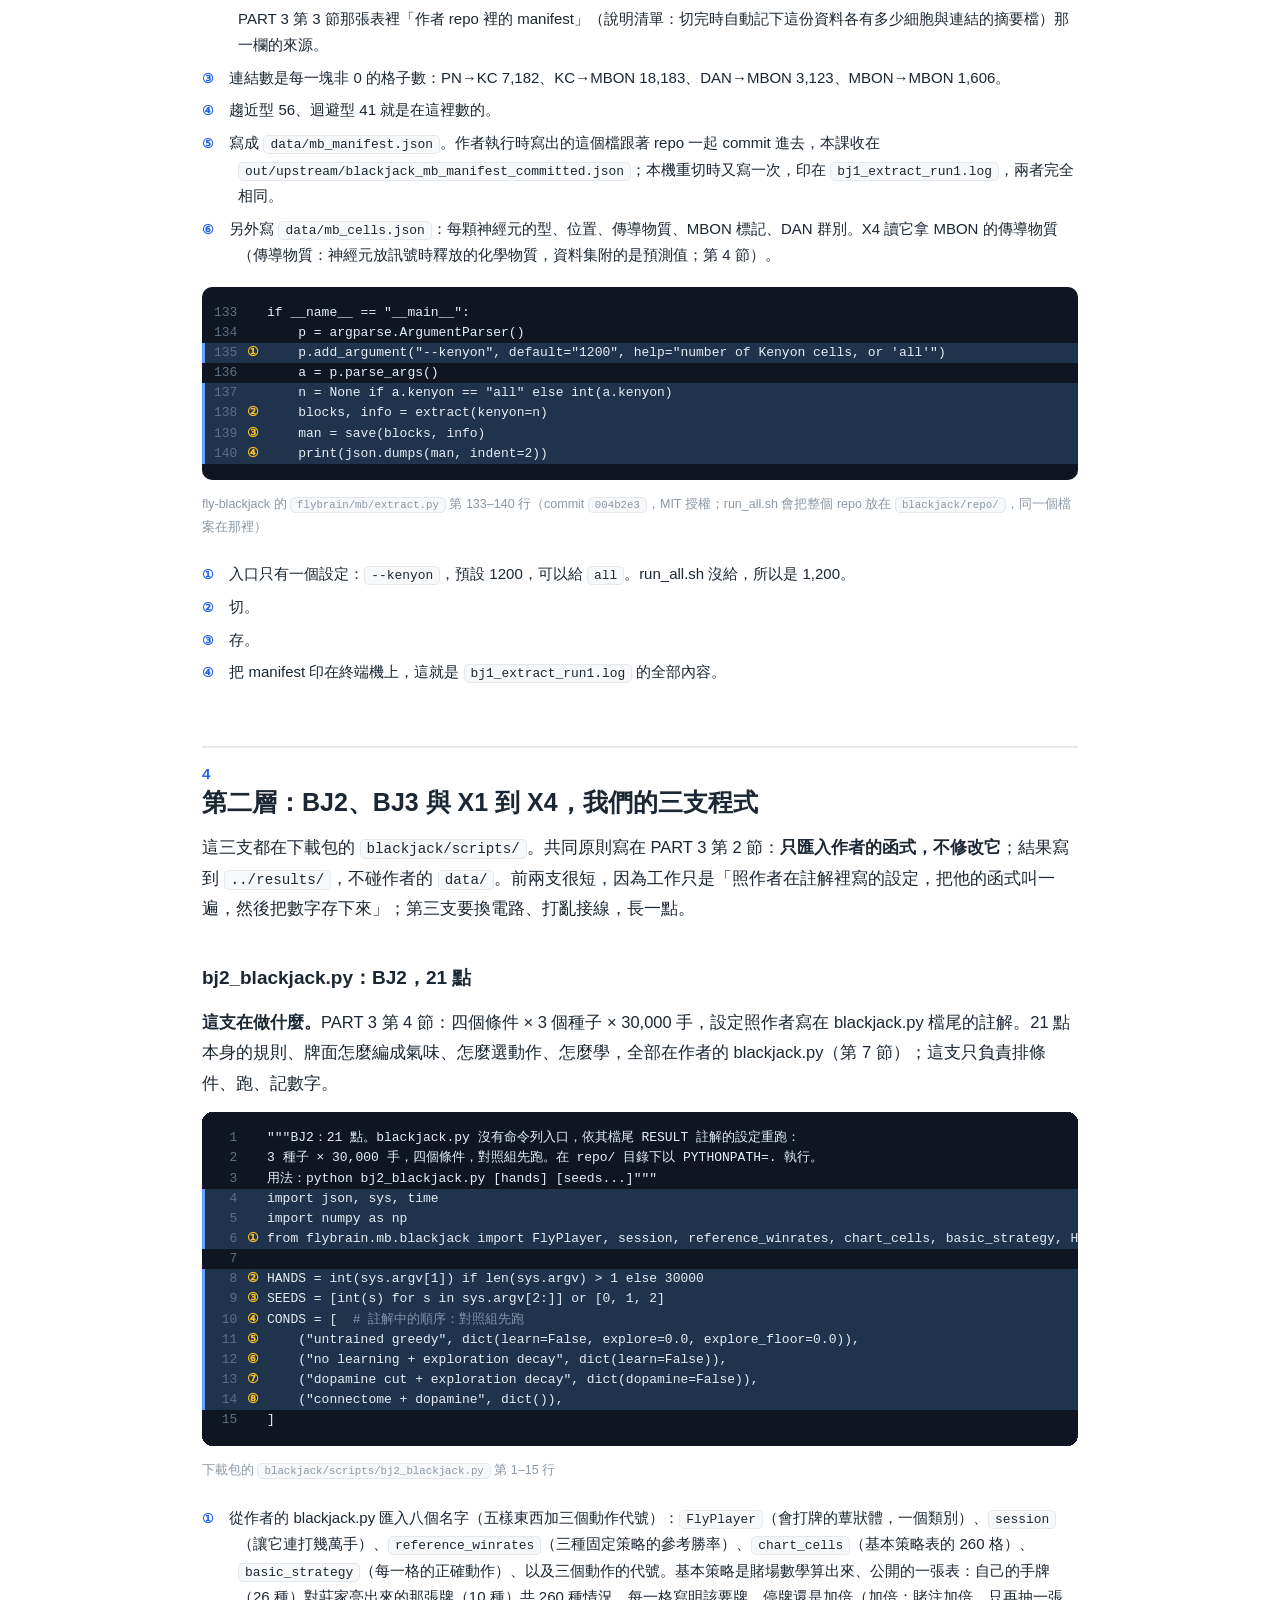
<file: part6-code.html>
<!doctype html>
<html lang="zh-Hant">
<head>
<meta charset="utf-8">
<meta name="viewport" content="width=device-width, initial-scale=1">
<title>PART 6 讀程式：兩個指令按下去，電腦做了哪些事｜蕈狀體學 21 點</title>
<link rel="stylesheet" href="assets/flybj.css">
</head>
<body>
<div class="crumb"><a href="https://marginli.github.io/bsc-topics/">BSC 專題課程</a> ／ <a href="index.html">蕈狀體學 21 點</a> ／ PART 6</div>
<header class="hero">
  <p class="eyebrow">PART 6</p>
  <h1>讀程式：兩個指令按下去，電腦做了哪些事</h1>
  <p class="subtitle">從 <code>run_all.sh</code> 那一支腳本開始，順著「誰叫了誰」讀三層：你親手執行的兩支腳本、它們叫到的六支 Python 程式、以及模型本身的兩個檔。每一段在做什麼、為什麼要有這一段；不教 Python 語法。讀完，PART 1 的四個零件（連結體、神經元方程式、輸入編碼、讀出規則）與學習規則各在哪個檔、哪幾行就對得上</p>
</header>

<div class="wrap">

  <div class="pager top">
    <a href="part5-demo.html">← PART 5　逐手看蕈狀體怎麼打</a>
    <a href="index.html">回課程首頁 →</a>
  </div>

  <nav class="toc">
    <h2>本頁章節</h2>
    <ol>
      <li><a href="#s1">怎麼讀這一頁：三層、標記、先認識幾個詞</a></li>
      <li><a href="#s2">第一層：兩支 shell script</a></li>
      <li><a href="#s3">第二層：BJ1，作者的 fetch.py 與 extract.py</a></li>
      <li><a href="#s4">第二層：BJ2、BJ3 與 X1 到 X4，我們的三支程式</a></li>
      <li><a href="#s5">第二層：check.py，驗收</a></li>
      <li><a href="#s6">第三層：model.py，蕈狀體的活動量與學習規則</a></li>
      <li><a href="#s7">第三層：blackjack.py，21 點</a></li>
      <li><a href="#s8">停在哪裡：第三方套件與沒追的檔</a></li>
      <li><a href="#s9">總表：每個檔案誰叫它；四個零件各在哪一行</a></li>
    </ol>
  </nav>

  <!-- ══════════════════════════════════════════════════════ -->
  <!-- ══════════════════════════════════════════════════════ -->
  <h2 id="s1"><span class="pt">1</span>怎麼讀這一頁：三層、標記、先認識幾個詞</h2>

  <p><a href="part2-setup.html">PART 2</a> 要你在終端機（打字下指令的視窗）貼兩個指令：<code>bash setup_envs.sh</code> 建環境，<code>bash blackjack/run_all.sh</code> 一鍵重跑。這一頁回答一個問題：<b>那兩個指令按下去之後，電腦到底做了哪些事？</b>做法是順著「誰叫了誰」往下讀，分三層：</p>

  <div class="tblwrap">
  <table>
    <tr><th>層</th><th>是什麼</th><th>檔案</th><th>在本頁哪一節</th></tr>
    <tr><td><span class="layer">第一層</span></td><td>你親手執行的兩支 shell script（一個文字檔，裡面是一行一行要在終端機裡執行的指令）</td><td><code>setup_envs.sh</code>、<code>run_all.sh</code></td><td>第 2 節</td></tr>
    <tr><td><span class="layer">第二層</span></td><td><code>run_all.sh</code> 每一行叫到的 Python 程式。兩支是作者的（下載資料、切出蕈狀體），四支是本課寫的（打 21 點、評分作者的大腦檔、四項檢查、驗收）</td><td>作者的：<code>fetch.py</code>、<code>extract.py</code>；我們的：<code>bj2_blackjack.py</code>、<code>bj3_author_brain.py</code>、<code>bj_extra.py</code>、<code>check.py</code></td><td>第 3 到 5 節</td></tr>
    <tr><td><span class="layer">第三層</span></td><td>第二層的程式再往下引用的檔案：模型本身。蕈狀體一個檔，21 點一個檔</td><td><code>model.py</code>、<code>blackjack.py</code></td><td>第 6、7 節</td></tr>
  </table>
  </div>

  <p>第二層讀完，你就知道每一步「叫了哪個模型、餵了什麼、把結果寫到哪」；模型裡面怎麼算，在第三層。再往下的第三方套件（別人寫好、裝進來直接用的程式庫，例如 numpy）不展開，只在被叫到的那一行說它做什麼（第 8 節）。</p>

  <h3>先認識幾個詞</h3>

  <p>下面每一段都會用到這些詞，先在這裡說一次，之後不再解釋。</p>

  <ul>
    <li><b>下載包</b>：本課給你的那個資料夾（<code>setup_envs.sh</code>、<code>check.py</code>、<code>expected.json</code>、<code>blackjack/</code>，PART 2 第 3 節）。跑完之後它的 <code>blackjack/</code> 底下會多出三個資料夾：<code>repo/</code>（作者的程式）、<code>logs/</code>（每一步印在終端機上的文字，一步一個檔）、<code>results/</code>（算出來的數字，JSON 格式：一種用大括號和冒號寫資料的文字檔）。<b>out/</b>：本課自己實跑時收下來的那一份 logs 與 results，放在本課網站的程式倉庫（GitHub 上的 marginli/bsc-flyblackjack）的 <code>out/</code> 資料夾，給想核對的人用；<code>expected.json</code> 裡的標準答案就是從它抄的。不去拿也不影響讀這一頁。</li>
    <li><b>作者</b>：寫 fly-blackjack 這個專案的人，本課重現的對象。<b>repo</b>：放在 GitHub（放程式碼的網站）上的一個程式資料夾；<b>clone</b>：把整個資料夾複製到自己電腦；<b>commit</b>：資料夾在某個時間點的快照，<code>004b2e3</code> 是本課固定的那一個（首頁〈出處〉）。<b>MIT 授權</b>：允許任何人複製、修改、散布，所以本頁可以直接引作者的程式。</li>
    <li><b>環境</b>：一套自成一格的 Python 加套件；<b>conda</b> 是建環境的工具，<b>pip</b> 是往環境裡裝套件的工具。本課只要一個環境，叫 <code>flyplay_bj</code>（PART 2 第 4 節）。</li>
    <li><b>路徑</b>：檔案在電腦裡的位址，像地址。<b>相對路徑</b>：從目前所在資料夾起算的位址；<code>..</code> 是「上一層資料夾」。作者的程式在 <code>repo/</code> 裡執行，所以我們的程式寫 <code>../results/</code>，指的是 <code>blackjack/results/</code>。</li>
    <li><b>BJ1 到 BJ3</b>：PART 3 重現的三步：下載資料並切出蕈狀體、21 點 30,000 手、評分作者附的大腦檔（<b>大腦檔</b>：作者打完 30,000 手之後存下來、附在 repo 裡的增益值檔 <code>data/brain_seed.json</code>，載入就等於拿到他訓練完的模型，第 4 節詳述）；<b>X1 到 X4</b>：PART 4 本課自己加做的四項檢查。代號都是本課編的。</li>
    <li><b>連結體</b>：一顆腦裡每一顆神經元連到哪些神經元、各有幾個突觸（兩顆神經元之間傳訊號的接點）的完整清單；本課用的是 MaleCNS（一份雄果蠅全腦連結體資料集的名字）。把這份清單寫成一張表，第 i 列第 j 欄是「神經元 i 連到神經元 j 幾個突觸」，就叫<b>連結矩陣</b>。</li>
    <li><b>蕈狀體</b>：果蠅形成氣味記憶的腦區，模型從連結體切出它的四群神經元（PART 1 第 2 節）：<b>PN</b>（投射神經元，682 顆，把氣味送進來）、<b>KC</b>（Kenyon 細胞，1,200 顆，把每種氣味編成一組代碼；怎麼從全腦挑出這 1,200 顆，見本頁第 3 節）、<b>MBON</b>（輸出神經元，97 顆，把 KC 的代碼讀成好惡值）、<b>DAN</b>（多巴胺神經元，332 顆，分 PAM 獎賞群 316 顆與 PPL1 懲罰群 16 顆，送學習訊號）。本頁第 4 到 6 節講「氣味」時，在 21 點裡指的是：每一種「牌面＋候選動作」被編成一種假氣味送進 PN（第 7 節的 Situation）。</li>
    <li><b>活動量</b>：這個模型裡一顆神經元此刻有多活躍，一個沒有單位的數。真神經元靠放電傳訊號（一個個短促的電脈衝），這個模型不模擬放電，只用一個數代表「多活躍」（PART 1 第 3 節）。<b>權重</b>：一條連結的強度，從突觸數算出來。<b>矩陣</b>：一張數字表；<code>W[i, j]</code> 是第 i 列第 j 欄那一格。「一層神經元的活動乘上權重加總」在程式裡就是矩陣乘法，寫成 <code>@</code>。</li>
    <li><b>亮</b>：KC 把每種氣味編成一組「亮」的細胞；亮＝活動量（上一條）大於 0，本頁後面說「哪 72 顆亮」「正在亮的 KC」都是這個意思。</li>
    <li><b>好惡值</b>：蕈狀體對眼前輸入「想靠近還是想躲」的分數，正是想做、負是不想；21 點裡每個候選動作各有一個。<b>增益</b>：乘在每條 KC→MBON 連結上的倍率，起始 1；多巴胺那一步只會把它往下壓、最低 0，另有一條很慢的回復往 1 爬（PART 1 第 4 節）。<b>一致率</b>：基本策略表（賭場數學算出來的最佳打法表）有 260 格，一格是「自己的手牌（26 種）對莊家明牌（10 種）」；模型在這 260 格的選擇與表相同的比例。本頁說「牌面」時指的就是這一格；送進蕈狀體的一種氣味則是「這一格＋是不是前兩張＋候選動作」。</li>
    <li><b>種子</b>：程式裡的「隨機」其實是從一個起始數字算出來的一串數，那個起始數字叫種子，同一個種子每次得到同一串，所以結果可以逐位相同。<b>手</b>：21 點從發牌到算出輸贏的一局；30,000 手就是連打三萬局。<b>探索</b>：每做一個決定都有一定機率不看好惡值、隨機選一個動作，機率從 35% 隨手數遞減、逼近 3%。</li>
    <li><b>寫死</b>：直接把值寫在程式裡，不能從外面改。<b>匯入</b>（import）：把另一支程式裡寫好的東西接進來，在這支裡直接用。<b>模組</b>：一支可以被匯入的 Python 檔；<code>python -m flybrain.mb.fetch</code> 讀成「執行 flybrain 資料夾底下 mb 資料夾裡的 fetch 這個模組」。</li>
    <li><b>類別與物件</b>：類別是「一種東西」的定義，裡面放它的資料和操作它的函式（叫方法）；照定義做出來的每一個叫物件。<code>class FlyPlayer:</code> 定義會打牌的蕈狀體這種東西，<code>FlyPlayer(seed=0)</code> 做出一個；<code>self</code> 在方法裡指「這一個物件自己」。<code>__init__</code> 是做出物件時第一個執行的方法。</li>
  </ul>

  <h3>程式區塊怎麼看</h3>

  <p>每一段程式都照同一個格式：先用一段話說<b>這段在做什麼、為什麼要有這一段</b>，然後放程式，程式下面逐行解釋。程式區塊左邊的數字是<b>原檔的行號</b>，和你下載下來的檔案完全一致；底色標出的行是接下來要講的行；行號旁的 ①②③ 是解釋裡用的標記。下面拿 <code>run_all.sh</code> 的兩行當例子：</p>

<!-- code: run_all.sh 6-7 hl=6,7 lab=6:①,7:② -->
<figure class="code"><pre class="code"><span class="hl"><span class="ln">  6</span><span class="mk">①</span>PY=&quot;$(conda info --base)/envs/flyplay_bj/bin/python&quot;</span><span class="hl"><span class="ln">  7</span><span class="mk">②</span>export PYTHONNOUSERSITE=1 PYTHONPATH=.</span></pre><figcaption class="figsrc">下載包的 <code>blackjack/run_all.sh</code> 第 6–7 行</figcaption></figure>
<!-- /code -->

  <ul class="walk">
    <li><b class="l">①</b>第 6 行把一個很長的路徑（<code>flyplay_bj</code> 這個環境的 Python 程式在哪裡）存進一個叫 <code>PY</code> 的名字裡，之後要用它時只要寫 <code>$PY</code>。這種「給一個東西取名字、之後用名字代替它」叫<b>變數</b>，程式裡到處都是。<code>$(conda info --base)</code> 是「問 conda 它裝在哪裡，把答案填進來」，不寫死路徑，換一台電腦也能跑。</li>
    <li><b class="l">②</b>第 7 行設兩個會影響之後每一支 Python 程式的開關（<code>export</code> 就是「之後叫出來的程式都看得到」）。<code>PYTHONNOUSERSITE=1</code> 叫 Python 不要去家目錄的 <code>~/.local</code> 找套件，就是 PART 2 第 6 節那個「悄悄改變結果的陷阱」的擋法；<code>PYTHONPATH=.</code> 讓 Python 在目前資料夾找得到 <code>flybrain</code> 這個套件，因為作者的程式要在 <code>repo/</code> 裡才匯入得到自己。</li>
  </ul>

  <h3>哪些檔案、各有幾行</h3>

  <p>本課自己寫的六個檔案在<a href="downloads/flyblackjack-code.zip">下載包</a>裡；作者的檔案是 MIT 授權，<code>run_all.sh</code> 第一次跑會把整個 repo 放在 <code>blackjack/repo/</code>。兩邊都只放講到的段落，沒講到的行跳過（行號照原檔，缺的行可以打開檔案對照）。</p>

  <div class="filecard">
    <div class="f"><span class="nm">setup_envs.sh</span><span class="role">第一層　我們的　11 行</span><p>建一個 conda 環境</p></div>
    <div class="f"><span class="nm">run_all.sh</span><span class="role">第一層　我們的　18 行</span><p>一鍵重跑：取得程式與資料、BJ1 到 BJ3、X1 到 X4、驗收</p></div>
    <div class="f"><span class="nm">fetch.py</span><span class="role">第二層　作者的　189 行</span><p>BJ1：下載 MaleCNS 的連結矩陣、核對八個計數</p></div>
    <div class="f"><span class="nm">extract.py</span><span class="role">第二層　作者的　140 行</span><p>BJ1：切出蕈狀體四群、算 MBON 的趨近／迴避標記</p></div>
    <div class="f"><span class="nm">bj2_blackjack.py</span><span class="role">第二層　我們的　47 行</span><p>BJ2：四個條件 × 3 個種子 × 30,000 手</p></div>
    <div class="f"><span class="nm">bj3_author_brain.py</span><span class="role">第二層　我們的　28 行</span><p>BJ3：把作者附的大腦檔載入 Python 模型重新評分</p></div>
    <div class="f"><span class="nm">bj_extra.py</span><span class="role">第二層　我們的　132 行</span><p>X1 到 X4，都在 21 點上做</p></div>
    <div class="f"><span class="nm">check.py</span><span class="role">第二層　我們的　63 行</span><p>驗收：你的結果對本課實跑的結果</p></div>
    <div class="f"><span class="nm">model.py</span><span class="role">第三層　作者的　153 行</span><p>蕈狀體：KC 的稀疏代碼、MBON、好惡值、學習規則</p></div>
    <div class="f"><span class="nm">blackjack.py</span><span class="role">第三層　作者的　295 行</span><p>21 點：規則、牌面怎麼編成氣味、怎麼選動作、怎麼學</p></div>
  </div>
  <p class="figsrc">行數由 <code>scripts/make_code.py</code> 數出，記在 <code>out/code_meta.json</code>。本頁每一個程式區塊都由同一支程式從原檔照抄，<code>make_code.py --check</code> 會逐塊確認和原檔一致。make_code.py 是做這個網頁用的工具，放在課程網站的程式倉庫，不在下載包裡，run_all.sh 不會叫它。</p>

  <div class="callout">
    <b>不會 Python 也讀得下去。</b>會用到的語法只有幾種：變數（給東西取名）、函式（把幾行打包、取名、之後可以重複叫）、迴圈（同一段程式對一串東西各做一次）、條件（如果…就…）、串列與字典（一串值；一組「名字→值」）、類別與物件（上面詞表）。每一種第一次出現時就地解釋，之後不再解釋。
  </div>

  <!-- ══════════════════════════════════════════════════════ -->
  <h2 id="s2"><span class="pt">2</span>第一層：兩支 shell script</h2>

  <h3>setup_envs.sh：建一個環境</h3>

  <p><b>這支在做什麼。</b>PART 2 第 4 節說過，fly-blackjack 只用三個套件、彼此不衝突，所以一個環境就夠；但套件版本要固定成本課實跑時的版本，對不上時才知道差在哪裡。這支腳本就做這一件事。</p>

<!-- code: setup_envs.sh 1-6 hl=4,5,6 lab=4:①,5:②,6:③ -->
<figure class="code"><pre class="code"><span class="ln">  1</span><span class="mk"> </span><span class="cm">#!/usr/bin/env bash</span>
<span class="ln">  2</span><span class="mk"> </span><span class="cm"># 建立重現 fly-blackjack 需要的一個 conda 環境（只需做一次，需要網路）。用法：bash setup_envs.sh</span>
<span class="ln">  3</span><span class="mk"> </span><span class="cm"># 版本照本課實跑時的環境固定。</span>
<span class="hl"><span class="ln">  4</span><span class="mk">①</span>set -e</span><span class="hl"><span class="ln">  5</span><span class="mk">②</span>CONDA_BASE=&quot;$(conda info --base)&quot;</span><span class="hl"><span class="ln">  6</span><span class="mk">③</span>export PYTHONNOUSERSITE=1        <span class="cm"># 不讓使用者家目錄 ~/.local 裡的套件混進環境</span></span></pre><figcaption class="figsrc">下載包的 <code>setup_envs.sh</code> 第 1–6 行</figcaption></figure>
<!-- /code -->

  <ul class="walk">
    <li><b class="l">①</b><code>set -e</code>：之後任何一行失敗，整支腳本立刻停。沒有這一行，建環境失敗了腳本還會繼續往下裝套件，錯誤會被埋掉。</li>
    <li><b class="l">②</b>問 conda 它裝在哪裡，存進變數 <code>CONDA_BASE</code>（第 1 節的例子解釋過 <code>$(…)</code>）。</li>
    <li><b class="l">③</b>擋家目錄套件的那個開關；<code>#</code> 後面灰色的字是<b>註解</b>：寫給人看的說明，電腦跳過不執行。</li>
  </ul>

<!-- code: setup_envs.sh 7-9 hl=8,9 lab=8:①,9:② -->
<figure class="code"><pre class="code"><span class="ln">  7</span><span class="mk"> </span><span class="cm"># conda 預設的 libmamba 求解器在某些安裝裡會壞掉（錯誤訊息含 libmambapy），失敗時改用 classic 求解器再試一次</span>
<span class="hl"><span class="ln">  8</span><span class="mk">①</span>mk() { conda env list | grep -q &quot;^$1 &quot; || conda create -y -q -n &quot;$1&quot; &quot;python=$2&quot; || conda create -y -q --solver classic -n &quot;$1&quot; &quot;python=$2&quot;</span><span class="hl"><span class="ln">  9</span><span class="mk">②</span>       &quot;$CONDA_BASE/envs/$1/bin/pip&quot; install -q &quot;${@:3}&quot;; }</span></pre><figcaption class="figsrc">下載包的 <code>setup_envs.sh</code> 第 7–9 行</figcaption></figure>
<!-- /code -->

  <ul class="walk">
    <li><b class="l">①</b>這兩行定義一個叫 <code>mk</code> 的<b>函式</b>：把「建一個環境」這件事打包，之後叫一次就好。<code>$1</code>、<code>$2</code> 是叫它時給的第一、第二個值（環境名、Python 版本）。三個用 <code>||</code> 接起來的指令讀成「或者」：先看環境在不在（<code>conda env list | grep</code>），在就跳過建環境；不在就 <code>conda create</code>；連 create 都失敗，就加 <code>--solver classic</code> 再試一次。第 9 行的 pip install 前面是換行，不在這串「或者」裡，所以不管環境原本在不在都會跑，把套件裝成釘的那一版。最後那個備案是可攜測試時撞到的（可攜測試：把下載包解到一個空資料夾、從建環境開始從頭跑一次，確認不依賴本機原本就有的檔案與套件，PART 2 第 1 節；這是在同一台電腦上做的，不是真的換一台。換電腦也該得到相同數字，根據是作者固定了所有亂數種子、本課固定了套件版本，但本課沒有在第二台電腦上實測）：conda 預設的求解器（決定裝哪些版本的那個零件）在某些安裝裡會壞掉。</li>
    <li><b class="l">②</b>環境建好後，用那個環境自己的 pip 裝套件。<code>${@:3}</code> 是「第三個以後的所有值」，也就是下一行列的套件清單。</li>
  </ul>

<!-- code: setup_envs.sh 10-11 hl=10,11 lab=10:①,11:② -->
<figure class="code"><pre class="code"><span class="hl"><span class="ln"> 10</span><span class="mk">①</span>mk flyplay_bj  3.11 numpy==2.4.6 scipy==1.17.1 pandas==3.0.6</span><span class="hl"><span class="ln"> 11</span><span class="mk">②</span>for e in flyplay_bj; do &quot;$CONDA_BASE/envs/$e/bin/python&quot; -c &quot;import sys; print(&#x27;$e&#x27;, sys.version.split()[0], &#x27;OK&#x27;)&quot;; done</span></pre><figcaption class="figsrc">下載包的 <code>setup_envs.sh</code> 第 10–11 行</figcaption></figure>
<!-- /code -->

  <ul class="walk">
    <li><b class="l">①</b>叫 <code>mk</code> 一次：環境名 <code>flyplay_bj</code>、Python 3.11、三個套件各釘在一個版本（<code>==</code>）。numpy 是數字陣列的運算，scipy 這裡只用它的稀疏矩陣（大部分是 0 的表格只存非 0 的格子，連結矩陣就是這種），pandas 讀表格檔。PART 2 第 4 節那張表就是這一行。</li>
    <li><b class="l">②</b>用新環境的 Python 印一行版本號，讓你確認建好了。</li>
  </ul>

  <h3>run_all.sh：一鍵重跑</h3>

  <p><b>這支在做什麼。</b>它就是 <a href="part3-repro.html">PART 3</a> 的 BJ1 到 BJ3 與 <a href="part4-checks.html">PART 4</a> 的 X1 到 X4 排成一列，最後驗收。讀它的重點不是指令本身，而是<b>每一步叫哪支程式、輸出寫到哪裡</b>；第二層要讀的程式，就是這支腳本一行一行叫出來的。</p>

<!-- code: run_all.sh 1-8 hl=4,5,8 lab=4:①,5:②,8:③ -->
<figure class="code"><pre class="code"><span class="ln">  1</span><span class="mk"> </span><span class="cm">#!/usr/bin/env bash</span>
<span class="ln">  2</span><span class="mk"> </span><span class="cm"># fly-blackjack 的 21 點實驗一鍵重跑：BJ1–BJ3 ＋ 加做檢查 X1–X4。用法：bash run_all.sh（本課實測時間見 PART 2）</span>
<span class="ln">  3</span><span class="mk"> </span><span class="cm"># 需要先跑過上一層的 setup_envs.sh。每步的終端輸出寫到 logs/，數字寫到 results/，最後由 ../check.py 驗收。</span>
<span class="hl"><span class="ln">  4</span><span class="mk">①</span>set -eo pipefail</span><span class="hl"><span class="ln">  5</span><span class="mk">②</span>HERE=&quot;$(cd &quot;$(dirname &quot;$0&quot;)&quot; &amp;&amp; pwd)&quot;</span><span class="ln">  6</span><span class="mk"> </span>PY=&quot;$(conda info --base)/envs/flyplay_bj/bin/python&quot;
<span class="ln">  7</span><span class="mk"> </span>export PYTHONNOUSERSITE=1 PYTHONPATH=.
<span class="hl"><span class="ln">  8</span><span class="mk">③</span>cd &quot;$HERE&quot;</span></pre><figcaption class="figsrc">下載包的 <code>blackjack/run_all.sh</code> 第 1–8 行</figcaption></figure>
<!-- /code -->

  <ul class="walk">
    <li><b class="l">①</b>同樣的 <code>set -e</code>：任何一步失敗就停，不會帶著錯的中間結果往下跑；後面的 <code>-o pipefail</code> 是給第 14 行用的。第 14 行是一條管線（<code>for … done | tee …</code>：前面的輸出經 <code>|</code> 接給 <code>tee</code>，<code>tee</code> 一邊印在螢幕上、一邊存檔），只有 <code>set -e</code> 時，一條管線成不成功只看最後一個指令 <code>tee</code>，迴圈裡切蕈狀體失敗了也不會停；加了 <code>pipefail</code>，管線裡任何一段失敗都算失敗。本課原本漏了這個，交稿前請沒看過頁面的人逐段讀、找問題時被抓到才補上（不影響任何結果）。</li>
    <li><b class="l">②</b>算出這支腳本自己所在的資料夾（<code>blackjack/</code>），存進 <code>HERE</code>。這樣不管你在哪個資料夾打 <code>bash …/run_all.sh</code>，它都知道 <code>scripts/</code>、<code>logs/</code>、<code>results/</code> 在哪。第 6、7 行是第 1 節的例子。</li>
    <li><b class="l">③</b>先進到腳本自己的資料夾，之後的相對路徑都以它為準。</li>
  </ul>

<!-- code: run_all.sh 9-12 hl=9,10,11,12 lab=9:①,10:②,11:③,12:④ -->
<figure class="code"><pre class="code"><span class="hl"><span class="ln">  9</span><span class="mk">①</span>[ -d repo ] || git clone -q https://github.com/WilliamJones/fly-blackjack.git repo</span><span class="hl"><span class="ln"> 10</span><span class="mk">②</span>git -C repo checkout -q 004b2e3e9ccb742f83c5bdc2717c97f5a64b420f</span><span class="hl"><span class="ln"> 11</span><span class="mk">③</span>mkdir -p logs results</span><span class="hl"><span class="ln"> 12</span><span class="mk">④</span>cd repo</span></pre><figcaption class="figsrc">下載包的 <code>blackjack/run_all.sh</code> 第 9–12 行</figcaption></figure>
<!-- /code -->

  <p><b>這段在做什麼。</b>把作者的程式拿到手，並固定版本。下載包不附作者的程式（原因見 PART 2 第 3 節：讓你跑到的一定是 GitHub 上的那一份），所以是你的電腦自己去 GitHub 取。</p>

  <ul class="walk">
    <li><b class="l">①</b><code>[ -d repo ] ||</code> 讀成「如果 <code>repo</code> 這個資料夾還不存在，就」<code>git clone</code>：把 fly-blackjack 整個 repo 複製下來，放進 <code>repo/</code>。第二次跑就跳過。</li>
    <li><b class="l">②</b>切到固定的 commit（<code>004b2e3…</code> 是完整的四十個字，首頁〈出處〉寫的是前七個）。沒有這一行，作者之後改了程式，你跑到的就不是本課重現的那一版。</li>
    <li><b class="l">③</b>建 <code>logs/</code> 與 <code>results/</code> 兩個資料夾，之後每一步的輸出往這裡放。</li>
    <li><b class="l">④</b>進到 <code>repo/</code>。作者的程式要在這裡執行（第 7 行的 <code>PYTHONPATH=.</code> 指的「目前資料夾」就是它：「.」不是在第 7 行設定的那一刻就定下的，而是之後每次 Python 啟動、要找套件時，才看當下在哪個資料夾），所以下面每一行寫到我們自己的檔案都是 <code>../</code> 開頭：往上一層回到 <code>blackjack/</code>。</li>
  </ul>

<!-- code: run_all.sh 13-18 hl=13,14,15,16,17,18 lab=13:①,14:②,15:③,16:④,17:⑤,18:⑥ -->
<figure class="code"><pre class="code"><span class="hl"><span class="ln"> 13</span><span class="mk">①</span>echo &quot;BJ1 下載並切出蕈狀體（下載約 107 MB）&quot;; $PY -m flybrain.mb.fetch &gt; ../logs/bj1_fetch.log 2&gt;&amp;1</span><span class="hl"><span class="ln"> 14</span><span class="mk">②</span>for i in 1 2; do $PY -m flybrain.mb.extract &gt; ../logs/bj1_extract_run$i.log 2&gt;&amp;1; md5sum data/mb_circuit.npz; done | tee ../logs/bj1_md5.txt</span><span class="hl"><span class="ln"> 15</span><span class="mk">③</span>echo &quot;BJ2 21 點 30,000 手 × 4 個條件 × 3 個種子&quot;; $PY ../scripts/bj2_blackjack.py 30000 0 1 2 &gt; ../logs/bj2_blackjack.log 2&gt;&amp;1</span><span class="hl"><span class="ln"> 16</span><span class="mk">④</span>echo &quot;BJ3 評分作者附的大腦&quot;;     $PY ../scripts/bj3_author_brain.py &gt; ../logs/bj3_author_brain.log 2&gt;&amp;1</span><span class="hl"><span class="ln"> 17</span><span class="mk">⑤</span>echo &quot;加做檢查 X1–X4&quot;;            $PY ../scripts/bj_extra.py &gt; ../logs/bj_extra.log 2&gt;&amp;1</span><span class="hl"><span class="ln"> 18</span><span class="mk">⑥</span>cd &quot;$HERE&quot;; &quot;$PY&quot; ../check.py blackjack</span></pre><figcaption class="figsrc">下載包的 <code>blackjack/run_all.sh</code> 第 13–18 行</figcaption></figure>
<!-- /code -->

  <p><b>這段在做什麼。</b>五個步驟、六行：BJ1 佔兩行（下載、切兩次並比 md5），BJ2、BJ3、X1–X4、驗收各一行。格式都一樣：<code>echo</code> 印出步驟名，然後用環境裡的 Python 跑一支程式，<code>&gt;</code> 把它印出來的東西存進 <code>logs/</code> 的一個檔案（<code>2&gt;&amp;1</code> 是把錯誤訊息也存進同一個檔）。PART 3 每一節末尾的終端機節錄，就是這些 log 檔的原文。BJ1 直接用作者的程式（<code>$PY -m</code> 執行作者的模組）；BJ2 以後跑我們自己寫的程式，原因在 PART 3 第 2 節：21 點實驗作者沒有留下可以直接在終端機打的指令，他是在 Python 裡呼叫函式跑的，所以本課寫了小程式去呼叫作者的函式，不改作者任何一行。這些程式放在 <code>blackjack/scripts/</code>，從 <code>repo/</code> 看過去是 <code>../scripts/</code>。</p>

  <ul class="walk">
    <li><b class="l">①</b>BJ1 的前半：<code>flybrain.mb.fetch</code> 下載兩個資料檔（約 107 MB）並核對計數（第 3 節）。</li>
    <li><b class="l">②</b>BJ1 的後半是一個<b>迴圈</b>：<code>for i in 1 2; do … done</code> 讓中間那段對 1、2 各跑一次。每次執行作者的 <code>flybrain.mb.extract</code> 切一次蕈狀體（輸出寫到 <code>bj1_extract_run1.log</code>、<code>run2.log</code>），再用 <code>md5sum</code> 算切出來的檔案 <code>data/mb_circuit.npz</code>（npz：numpy 把好幾個數字陣列打包成一個檔的格式，不是文字檔，直接打開看不懂）的指紋（md5：從整個檔案算出來的一串字，內容差一個位元就完全不同）。<code>| tee</code> 把兩行指紋同時印在螢幕上和存進 <code>bj1_md5.txt</code>。PART 3 第 3 節「跑兩次、md5 相同」驗的就是這個檔。</li>
    <li><b class="l">③</b>BJ2：<code>bj2_blackjack.py</code> 後面跟著四個數字：<code>30000</code> 是每個種子打幾手，<code>0 1 2</code> 是三個種子。PART 2 第 6 節教你把這一行單獨打出來、數字換成 <code>2000 0</code> 試跑（這支程式在本頁第 4 節）：那樣只跑 BJ2 的種子 0 打 2,000 手，不經過 run_all.sh，所以 X1–X4 與驗收都不會跑，也就不會出現 ✗。</li>
    <li><b class="l">④</b>BJ3：<code>bj3_author_brain.py</code>，把作者附在 repo 裡的大腦檔載入 Python 模型重新評分（PART 3 第 5 節）。</li>
    <li><b class="l">⑤</b>X1 到 X4 都在 <code>bj_extra.py</code> 一支裡（第 4 節）。</li>
    <li><b class="l">⑥</b>回到 <code>blackjack/</code>，跑上一層的 <code>check.py</code> 驗收，<code>blackjack</code> 是告訴它驗哪一組。PART 2 第 7 節那份 ✓／✗ 的清單就是它印的（第 5 節）。</li>
  </ul>

  <div class="note">
    <b>讀到這裡你已經有第二層的目錄。</b>run_all.sh 總共叫了六支 Python 程式：作者的 <code>fetch.py</code>、<code>extract.py</code>，我們的 <code>bj2_blackjack.py</code>、<code>bj3_author_brain.py</code>、<code>bj_extra.py</code>、<code>check.py</code>。下面三節照這個順序讀。
  </div>

  <!-- ══════════════════════════════════════════════════════ -->
  <h2 id="s3"><span class="pt">3</span>第二層：BJ1，作者的 fetch.py 與 extract.py</h2>

  <p>這兩支是「有命令列入口」的作者程式（命令列：你在終端機打的那一行，程式名後面跟的字；本頁一律叫命令列）：檔案最後一段寫著 <code>if __name__ == "__main__":</code>，意思是「這個檔被直接執行（而不是被別人匯入）時，做下面這些事」。run_all.sh 的 <code>-m</code> 就是從那一段進去。每一支的順序都一樣：先看入口那一段知道它收什麼設定，再往上看被叫到的函式。</p>

  <h3>fetch.py：下載連結矩陣並核對</h3>

  <p><b>這支在做什麼。</b>PART 2 第 5 節講的資料固定方式：不是固定版本號，而是下載完核對檔案大小、載入後核對八個計數，有一個不同就停下來。這支程式就是那段話。</p>

<!-- code: fetch.py 14-31 hl=14,15,16,17,18,20,22,23,24,25,26,27,28,29,30 lab=14:①,16:②,20:③,22:④ -->
<figure class="code"><pre class="code"><span class="hl"><span class="ln"> 14</span><span class="mk">①</span>BASE = (&quot;https://raw.githubusercontent.com/YijieYin/connectome_data_prep/&quot;</span><span class="hl"><span class="ln"> 15</span><span class="mk"> </span>        &quot;main/data/maleCNS/&quot;)</span><span class="hl"><span class="ln"> 16</span><span class="mk">②</span>FILES = {</span><span class="hl"><span class="ln"> 17</span><span class="mk"> </span>    &quot;mcns_syncount_all_neuron.npz&quot;: 78_770_675,</span><span class="hl"><span class="ln"> 18</span><span class="mk"> </span>    &quot;mcns_all_neuron_meta.csv&quot;: 28_023_979,</span><span class="ln"> 19</span><span class="mk"> </span>}
<span class="hl"><span class="ln"> 20</span><span class="mk">③</span>DATA = Path(&quot;data/malecns&quot;)</span><span class="ln"> 21</span><span class="mk"> </span>
<span class="hl"><span class="ln"> 22</span><span class="mk">④</span>EXPECTED = {</span><span class="hl"><span class="ln"> 23</span><span class="mk"> </span>    &quot;neurons&quot;: 161_429,</span><span class="hl"><span class="ln"> 24</span><span class="mk"> </span>    &quot;connections&quot;: 25_083_972,</span><span class="hl"><span class="ln"> 25</span><span class="mk"> </span>    &quot;synapses&quot;: 121_933_227,</span><span class="hl"><span class="ln"> 26</span><span class="mk"> </span>    &quot;kenyon_cells&quot;: 4_064,</span><span class="hl"><span class="ln"> 27</span><span class="mk"> </span>    &quot;mbons&quot;: 97,</span><span class="hl"><span class="ln"> 28</span><span class="mk"> </span>    &quot;pam&quot;: 316,</span><span class="hl"><span class="ln"> 29</span><span class="mk"> </span>    &quot;ppl1&quot;: 16,</span><span class="hl"><span class="ln"> 30</span><span class="mk"> </span>    &quot;projection_neurons&quot;: 682,</span><span class="ln"> 31</span><span class="mk"> </span>}</pre><figcaption class="figsrc">fly-blackjack 的 <code>flybrain/mb/fetch.py</code> 第 14–31 行（commit <code>004b2e3</code>，MIT 授權；run_all.sh 會把整個 repo 放在 <code>blackjack/repo/</code>，同一個檔案在那裡）</figcaption></figure>
<!-- /code -->

  <ul class="walk">
    <li><b class="l">①</b>下載來源：GitHub 上 connectome_data_prep 這個 repo 的 <code>main</code> 分支（主分支：一個 repo 最新的那條版本線，會變）。PART 2 說「作者的下載程式沒有固定那個 repo 的版本」，看的就是這兩行的 <code>main</code>。</li>
    <li><b class="l">②</b>兩個檔案與各自的位元組數，寫成一個<b>字典</b>（名字對到值）：連結矩陣 78,770,675 位元組、神經元屬性表 28,023,979 位元組。這就是 PART 2 說的「核對位元組數」。</li>
    <li><b class="l">③</b>存到 <code>repo/data/malecns/</code>。</li>
    <li><b class="l">④</b>八個預期的計數：神經元 161,429 顆、連結 25,083,972 條、突觸 121,933,227 個、KC 4,064 顆、MBON 97 顆、PAM 316 顆、PPL1 16 顆、PN 682 顆。作者在檔頭說明寫「每個數字都是從檔案量出來的，不是估的；有一項不符，表示資料在我們腳下變了，下游的東西都不該相信」。PART 3 第 3 節的節錄就是這八行核對結果（節錄只取了六行）。</li>
  </ul>

<!-- code: fetch.py 134-145 hl=134,136,137,140,141,143 lab=136:①,140:②,143:③ -->
<figure class="code"><pre class="code"><span class="hl"><span class="ln">134</span><span class="mk"> </span>def download(force: bool = False) -&gt; Path:</span><span class="ln">135</span><span class="mk"> </span>    DATA.mkdir(parents=True, exist_ok=True)
<span class="hl"><span class="ln">136</span><span class="mk">①</span>    for name, size in FILES.items():</span><span class="hl"><span class="ln">137</span><span class="mk"> </span>        target = DATA / name</span><span class="ln">138</span><span class="mk"> </span>        if force and target.exists():
<span class="ln">139</span><span class="mk"> </span>            target.unlink()
<span class="hl"><span class="ln">140</span><span class="mk">②</span>        if target.exists() and target.stat().st_size == size:</span><span class="hl"><span class="ln">141</span><span class="mk"> </span>            print(f&quot;  have {name} ({size/1e6:.0f} MB)&quot;)</span><span class="ln">142</span><span class="mk"> </span>            continue
<span class="hl"><span class="ln">143</span><span class="mk">③</span>        _fetch_one(BASE + name, target, size)</span><span class="ln">144</span><span class="mk"> </span>        print(f&quot;  got {name} ({target.stat().st_size/1e6:.0f} MB)&quot;)
<span class="ln">145</span><span class="mk"> </span>    return DATA</pre><figcaption class="figsrc">fly-blackjack 的 <code>flybrain/mb/fetch.py</code> 第 134–145 行（commit <code>004b2e3</code>，MIT 授權；run_all.sh 會把整個 repo 放在 <code>blackjack/repo/</code>，同一個檔案在那裡）</figcaption></figure>
<!-- /code -->

  <ul class="walk">
    <li><b class="l">①</b>對兩個檔案各做一次。</li>
    <li><b class="l">②</b>檔案已經在、而且位元組數剛好，就印「have」跳過。本課實跑的 log 第一、二行印的是 have（<code>out/blackjack/logs/bj1_fetch.log</code>）：這份 log 出自本機的實跑資料夾，那裡的兩個資料檔在更早的一次執行就下載好了，這次直接沿用。這裡有兩次執行，要分清楚。A 是本機實跑：資料早已下載，log 印 have；expected.json 的標準答案出自這一次，它的驗收輸出是 <code>out/blackjack/runall_test.out</code>（檔名有 test，但它是實跑 A 的輸出，不是可攜測試）。B 是可攜測試：從空資料夾開始，log 印 got（真的下載了），17 項全部通過（17 項是 check.py 的驗收項目，第 5 節），結果記在 <code>out/porttest.json</code>。分清楚的用意：A 沿用舊檔，沒有真的下載；B 真的從頭下載也全數通過，證明 A 沿用舊檔不影響結果。</li>
    <li><b class="l">③</b>否則叫 <code>_fetch_one</code> 下載。那個函式有 59 行（第 73 到 131 行），處理斷線續傳、憑證問題、改用 curl 的備案，本頁跳過：它只影響「下載會不會成功」，不影響任何數字。</li>
  </ul>

<!-- code: fetch.py 162-175 hl=162,164,165,166,167,168,169,170,171,172,173,174 lab=164:①,165:②,167:③,170:④,171:⑤,174:⑥ -->
<figure class="code"><pre class="code"><span class="hl"><span class="ln">162</span><span class="mk"> </span>def verify(quiet: bool = False) -&gt; bool:</span><span class="ln">163</span><span class="mk"> </span>    import numpy as np
<span class="hl"><span class="ln">164</span><span class="mk">①</span>    M, meta = load()</span><span class="hl"><span class="ln">165</span><span class="mk">②</span>    t = meta[&quot;type&quot;].fillna(&quot;&quot;)</span><span class="hl"><span class="ln">166</span><span class="mk"> </span>    got = {</span><span class="hl"><span class="ln">167</span><span class="mk">③</span>        &quot;neurons&quot;: M.shape[0],</span><span class="hl"><span class="ln">168</span><span class="mk"> </span>        &quot;connections&quot;: M.nnz,</span><span class="hl"><span class="ln">169</span><span class="mk"> </span>        &quot;synapses&quot;: int(M.sum()),</span><span class="hl"><span class="ln">170</span><span class="mk">④</span>        &quot;kenyon_cells&quot;: int(t.str.match(r&quot;^KC&quot;).sum()),</span><span class="hl"><span class="ln">171</span><span class="mk">⑤</span>        &quot;mbons&quot;: int(t.str.match(r&quot;^MBON&quot;).sum()),</span><span class="hl"><span class="ln">172</span><span class="mk"> </span>        &quot;pam&quot;: int(t.str.match(r&quot;^PAM&quot;).sum()),</span><span class="hl"><span class="ln">173</span><span class="mk"> </span>        &quot;ppl1&quot;: int(t.str.match(r&quot;^PPL1&quot;).sum()),</span><span class="hl"><span class="ln">174</span><span class="mk">⑥</span>        &quot;projection_neurons&quot;: int((meta[&quot;class&quot;].fillna(&quot;&quot;) == &quot;ALPN&quot;).sum()),</span><span class="ln">175</span><span class="mk"> </span>    }</pre><figcaption class="figsrc">fly-blackjack 的 <code>flybrain/mb/fetch.py</code> 第 162–175 行（commit <code>004b2e3</code>，MIT 授權；run_all.sh 會把整個 repo 放在 <code>blackjack/repo/</code>，同一個檔案在那裡）</figcaption></figure>
<!-- /code -->

  <p><b>這段在做什麼。</b>八個計數怎麼算出來。這裡第一次看到連結矩陣長什麼樣。</p>

  <ul class="walk">
    <li><b class="l">①</b><code>load()</code>（第 148 到 159 行，本頁沒引）把兩個檔讀進來：<code>M</code> 是連結矩陣，一張 161,429 × 161,429 的表，第 i 列第 j 欄是「神經元 i 連到神經元 j 有幾個突觸」，絕大多數格子是 0，所以存成稀疏矩陣；<code>meta</code> 是神經元屬性表，一列一顆，有型（type：每顆神經元的細分名稱，例如 KCab-p、MBON01）、類（class：粗分類）等欄位。</li>
    <li><b class="l">②</b>把型那一欄拿出來，空白的填成空字串。</li>
    <li><b class="l">③</b>神經元數是矩陣的列數；連結數是非 0 的格子數（<code>nnz</code>）；突觸數是所有格子加總。</li>
    <li><b class="l">④</b>KC 的顆數：型以「KC」開頭的列數（<code>^KC</code> 是「開頭是 KC」的寫法）。</li>
    <li><b class="l">⑤</b>MBON、PAM、PPL1 這三行同樣用型的開頭認。這就是 PART 1 第 2 節表裡「四群神經元」怎麼認的：靠屬性表裡的名字，不是靠任何行為或表現。</li>
    <li><b class="l">⑥</b>PN 用的是「類」這一欄等於 <code>ALPN</code>（觸角葉投射神經元）：PN 的型名各帶自己小球區的名字（小球區：嗅覺訊號進腦第一站裡的分區，每一區收一種受體的訊號；例如 DA1_lPN 是 DA1 區的 PN），不以同一個字開頭，所以只能用粗分類挑。</li>
  </ul>

<!-- code: fetch.py 177-189 hl=177,178,179,181,186,187,188,189 lab=177:①,179:②,187:③,189:④ -->
<figure class="code"><pre class="code"><span class="hl"><span class="ln">177</span><span class="mk">①</span>    for key, want in EXPECTED.items():</span><span class="hl"><span class="ln">178</span><span class="mk"> </span>        good = got[key] == want</span><span class="hl"><span class="ln">179</span><span class="mk">②</span>        ok &amp;= good</span><span class="ln">180</span><span class="mk"> </span>        if not quiet:
<span class="hl"><span class="ln">181</span><span class="mk"> </span>            print(f&quot;  {&#x27;ok &#x27; if good else &#x27;BAD&#x27;} {key:20s} {got[key]:&gt;12,}&quot;</span><span class="ln">182</span><span class="mk"> </span>                  + (&quot;&quot; if good else f&quot;   expected {want:,}&quot;))
<span class="ln">183</span><span class="mk"> </span>    return bool(ok)
<span class="ln">184</span><span class="mk"> </span>
<span class="ln">185</span><span class="mk"> </span>
<span class="hl"><span class="ln">186</span><span class="mk"> </span>if __name__ == &quot;__main__&quot;:</span><span class="hl"><span class="ln">187</span><span class="mk">③</span>    download(force=&quot;--force&quot; in sys.argv)</span><span class="hl"><span class="ln">188</span><span class="mk"> </span>    print(&quot;\nverifying:&quot;)</span><span class="hl"><span class="ln">189</span><span class="mk">④</span>    sys.exit(0 if verify() else 1)</span></pre><figcaption class="figsrc">fly-blackjack 的 <code>flybrain/mb/fetch.py</code> 第 177–189 行（commit <code>004b2e3</code>，MIT 授權；run_all.sh 會把整個 repo 放在 <code>blackjack/repo/</code>，同一個檔案在那裡）</figcaption></figure>
<!-- /code -->

  <ul class="walk">
    <li><b class="l">①</b>逐項比對實際算出的和預期的。</li>
    <li><b class="l">②</b><code>ok &amp;= good</code>：第 176 行（就在這段上面一行）先把 <code>ok</code> 設成成立（<code>True</code>）；之後只要有一項不符，<code>ok</code> 就變成不成立，而且不會再變回來。</li>
    <li><b class="l">③</b>入口：先下載、再印「verifying:」、再核對。</li>
    <li><b class="l">④</b>核對不過就以失敗結束（<code>exit(1)</code>：程式結束時交給終端機一個數，叫結束碼，0 是成功、非 0 是失敗），run_all.sh 第 4 行的 <code>set -e</code> 看的就是這個數，非 0 就讓整支腳本在這裡停住。這就是 PART 2 說「日後整理版若更新，BJ1 會在這裡停住，而不是悄悄算出不同的蕈狀體」。</li>
  </ul>

  <h3>extract.py：切出蕈狀體</h3>

  <p><b>這支在做什麼。</b>PART 1 第 2 節的那段：從 MaleCNS 切出 PN、KC、MBON、DAN 四群，留四層連結（PN→KC、KC→MBON、DAN→MBON、MBON→MBON；這裡的「層」是 PART 1 的用法：從一群神經元到一群神經元的全部連結，和本頁讀程式分的「三層」是兩回事），KC 只取「路徑上」（同時接到 PN、又連到 MBON）的 3,811 顆中的 1,200 顆；順手替每顆 MBON 算出趨近／迴避標記（PART 1 第 4 節）。</p>

<!-- code: extract.py 42-51 hl=42,43,44,45,46,48,49,50,51 lab=42:①,43:②,46:③,48:④,49:⑤ -->
<figure class="code"><pre class="code"><span class="hl"><span class="ln"> 42</span><span class="mk">①</span>def extract(kenyon: int | None = 1200, seed: int = 20260913):</span><span class="hl"><span class="ln"> 43</span><span class="mk">②</span>    M, meta = load()</span><span class="hl"><span class="ln"> 44</span><span class="mk"> </span>    t = meta[&quot;type&quot;].fillna(&quot;&quot;)</span><span class="hl"><span class="ln"> 45</span><span class="mk"> </span>    cls = meta[&quot;class&quot;].fillna(&quot;&quot;)</span><span class="hl"><span class="ln"> 46</span><span class="mk">③</span>    where = lambda pat: meta.index[t.str.match(pat, na=False)].to_numpy()</span><span class="ln"> 47</span><span class="mk"> </span>
<span class="hl"><span class="ln"> 48</span><span class="mk">④</span>    PN = meta.index[cls == &quot;ALPN&quot;].to_numpy()</span><span class="hl"><span class="ln"> 49</span><span class="mk">⑤</span>    KC_all = where(r&quot;^KC&quot;)</span><span class="hl"><span class="ln"> 50</span><span class="mk"> </span>    MBON = where(r&quot;^MBON&quot;)</span><span class="hl"><span class="ln"> 51</span><span class="mk"> </span>    PAM, PPL1 = where(r&quot;^PAM&quot;), where(r&quot;^PPL1&quot;)</span></pre><figcaption class="figsrc">fly-blackjack 的 <code>flybrain/mb/extract.py</code> 第 42–51 行（commit <code>004b2e3</code>，MIT 授權；run_all.sh 會把整個 repo 放在 <code>blackjack/repo/</code>，同一個檔案在那裡）</figcaption></figure>
<!-- /code -->

  <ul class="walk">
    <li><b class="l">①</b><code>extract</code> 函式收兩個設定：要幾顆 KC（預設 1,200；給 <code>None</code> 就全部）、以及一個種子（這個版本沒用到它）。PART 4 的 X3（本頁第 4 節的 bj_extra.py）給 <code>None</code> 切全部 KC 就是走這裡。</li>
    <li><b class="l">②</b>叫 fetch.py 的 <code>load()</code> 讀連結矩陣與屬性表（上一節）。</li>
    <li><b class="l">③</b><code>where</code>：一個小工具，給一個「型的開頭」，回傳符合的神經元在矩陣裡的列號。</li>
    <li><b class="l">④</b>PN 用類等於 ALPN 挑，和 fetch.py 核對時同一條規則。</li>
    <li><b class="l">⑤</b>KC、MBON、PAM、PPL1 各挑一串列號。注意 <code>KC_all</code>：這是全部 4,064 顆，下面才會篩。</li>
  </ul>

<!-- code: extract.py 53-65 hl=54,55,56,57,58,64,65 lab=54:①,55:②,56:③,58:④,64:⑤,65:⑥ -->
<figure class="code"><pre class="code"><span class="ln"> 53</span><span class="mk"> </span>    <span class="cm"># keep only Kenyon cells that actually sit on the pathway</span>
<span class="hl"><span class="ln"> 54</span><span class="mk">①</span>    pn_in = np.asarray(M[PN][:, KC_all].sum(axis=0)).ravel()</span><span class="hl"><span class="ln"> 55</span><span class="mk">②</span>    mbon_out = np.asarray(M[KC_all][:, MBON].sum(axis=1)).ravel()</span><span class="hl"><span class="ln"> 56</span><span class="mk">③</span>    live = (pn_in &gt; 0) &amp; (mbon_out &gt; 0)</span><span class="hl"><span class="ln"> 57</span><span class="mk"> </span>    KC = KC_all[live]</span><span class="hl"><span class="ln"> 58</span><span class="mk">④</span>    if kenyon and kenyon &lt; len(KC):</span><span class="ln"> 59</span><span class="mk"> </span>        <span class="cm"># Rank by total pathway involvement, then take an evenly spaced sample so</span>
<span class="ln"> 60</span><span class="mk"> </span>        <span class="cm"># the subset spans the range rather than only the most connected cells.</span>
<span class="ln"> 61</span><span class="mk"> </span>        <span class="cm"># kind=&quot;stable&quot; matters: most Kenyon cells tie on this score, and an</span>
<span class="ln"> 62</span><span class="mk"> </span>        <span class="cm"># unstable sort orders ties differently between numpy versions, which</span>
<span class="ln"> 63</span><span class="mk"> </span>        <span class="cm"># silently gives different machines a different subset of cells.</span>
<span class="hl"><span class="ln"> 64</span><span class="mk">⑤</span>        order = np.argsort(-(pn_in[live] + mbon_out[live]), kind=&quot;stable&quot;)</span><span class="hl"><span class="ln"> 65</span><span class="mk">⑥</span>        KC = KC[np.sort(order[np.linspace(0, len(order) - 1, kenyon).astype(int)])]</span></pre><figcaption class="figsrc">fly-blackjack 的 <code>flybrain/mb/extract.py</code> 第 53–65 行（commit <code>004b2e3</code>，MIT 授權；run_all.sh 會把整個 repo 放在 <code>blackjack/repo/</code>，同一個檔案在那裡）</figcaption></figure>
<!-- /code -->

  <p><b>這段在做什麼。</b>PART 1 說「KC 只留同時接到 PN、又連到 MBON 的 3,811 顆，再依排名等距取 1,200 顆」，就是這十三行。</p>

  <ul class="walk">
    <li><b class="l">①</b><code>M[PN][:, KC_all]</code>：矩陣裡只取「列是 PN、欄是 KC」那一塊；<code>sum(axis=0)</code> 沿著列加總，得到每顆 KC 從全部 PN 收到幾個突觸。</li>
    <li><b class="l">②</b>同樣算每顆 KC 送到全部 MBON 幾個突觸。</li>
    <li><b class="l">③</b>兩個都大於 0 的 KC 才算「在路徑上」（<code>&amp;</code> 是「而且」），共 3,811 顆。</li>
    <li><b class="l">④</b>如果要的顆數比 3,811 少（預設 1,200），就取樣。作者說只取 1,200 顆是為了省計算，是人選的；少用三分之二的細胞結果會不會變，是 PART 4 的 X3 要查的（本頁第 4 節）。</li>
    <li><b class="l">⑤</b>依「收到 ＋ 送出」的突觸數由大到小排名；<code>kind="stable"</code> 是穩定排序：分數相同的保持原本順序。作者的註解寫得很直接：大多數 KC 在這個分數上同分，不穩定的排序在不同 numpy 版本會把同分的排成不同順序，於是「不同電腦悄悄拿到不同的一批細胞」。作者 repo 的 README 裡〈Reproducibility〉（可重現性）一節承諾切出來的檔案 md5 在不同電腦上相同，靠的就是這個字。</li>
    <li><b class="l">⑥</b><code>linspace(0, 3810, 1200)</code> 在排名 0 到 3810 之間等距取 1,200 個位置，所以取到的是「從最常連到最少連」全範圍都有，而不是只取前 1,200 名。這一行是 PART 1 第 6 節總表說「KC 只取 1,200 顆是人選的」的地方。</li>
  </ul>

<!-- code: extract.py 67-79 hl=67,68,69,70,71,72,75,76,78,79 lab=67:①,68:②,75:③,78:④,79:⑤ -->
<figure class="code"><pre class="code"><span class="hl"><span class="ln"> 67</span><span class="mk">①</span>    DAN = np.concatenate([PAM, PPL1])</span><span class="hl"><span class="ln"> 68</span><span class="mk">②</span>    blocks = {</span><span class="hl"><span class="ln"> 69</span><span class="mk"> </span>        &quot;pn_kc&quot;: M[PN][:, KC],</span><span class="hl"><span class="ln"> 70</span><span class="mk"> </span>        &quot;kc_mbon&quot;: M[KC][:, MBON],</span><span class="hl"><span class="ln"> 71</span><span class="mk"> </span>        &quot;dan_mbon&quot;: M[DAN][:, MBON],</span><span class="hl"><span class="ln"> 72</span><span class="mk"> </span>        &quot;mbon_mbon&quot;: M[MBON][:, MBON],</span><span class="ln"> 73</span><span class="mk"> </span>    }
<span class="ln"> 74</span><span class="mk"> </span>
<span class="hl"><span class="ln"> 75</span><span class="mk">③</span>    pam_drive = np.asarray(M[PAM][:, MBON].sum(axis=0)).ravel()</span><span class="hl"><span class="ln"> 76</span><span class="mk"> </span>    ppl_drive = np.asarray(M[PPL1][:, MBON].sum(axis=0)).ravel()</span><span class="ln"> 77</span><span class="mk"> </span>    <span class="cm"># +1 approach-driving (punishment compartment), -1 avoidance-driving (reward)</span>
<span class="hl"><span class="ln"> 78</span><span class="mk">④</span>    valence = np.where(ppl_drive &gt; pam_drive, 1, -1)</span><span class="hl"><span class="ln"> 79</span><span class="mk">⑤</span>    valence[(pam_drive == 0) &amp; (ppl_drive == 0)] = 0</span></pre><figcaption class="figsrc">fly-blackjack 的 <code>flybrain/mb/extract.py</code> 第 67–79 行（commit <code>004b2e3</code>，MIT 授權；run_all.sh 會把整個 repo 放在 <code>blackjack/repo/</code>，同一個檔案在那裡）</figcaption></figure>
<!-- /code -->

  <ul class="walk">
    <li><b class="l">①</b>DAN 是 PAM 接 PPL1 排成一串：前 316 顆是 PAM、後 16 顆是 PPL1。extract.py 第 94 行（本頁沒引）據此做一串 0 與 1（0 是 PAM、1 是 PPL1），之後 model.py（第 6 節）用它分「獎賞群」「懲罰群」。</li>
    <li><b class="l">②</b>四層連結各切一塊：PN→KC、KC→MBON、DAN→MBON、MBON→MBON。每一塊仍是「幾個突觸」的表。PART 1 第 2 節說「KC 之間的連結作者刻意不收」：這裡沒有 <code>kc_kc</code> 那一塊，作者在檔頭說明寫了理由（真實的 KC 壓抑來自 APL 這顆抑制神經元，不是 KC 彼此的連結）。</li>
    <li><b class="l">③</b>每顆 MBON 從全部 PAM 收到的突觸總數，以及從全部 PPL1 收到的。</li>
    <li><b class="l">④</b>標記：PPL1（懲罰群）多於 PAM 的標 +1（趨近型），否則 −1（迴避型）。PPL1 只有 16 顆、PAM 有 316 顆，卻有 56 顆 MBON 收到 PPL1 比較多，是因為 PAM 的突觸集中在少數 MBON 上：PAM 總共送 28,546 個突觸到 MBON，其中 27,807 個集中在最後被標 −1 的 41 顆，剩下 56 顆總共只收到 739 個 PAM 突觸；PPL1 每顆送約 692 個（PAM 每顆約 90 個），總共 11,070 個裡有 10,484 個落在這 56 顆上。所以這 56 顆收到的 PPL1 突觸比 PAM 多，被標 +1（數字由課程倉庫的 <code>scripts/dan_counts.py</code> 算出，在 <code>out/blackjack/dan_counts.json</code> 的 <code>by_author_label</code>）。這個 ±1 之後算好惡值時用：好惡值 ＝ 每顆 MBON 的活動量 × 它的標記加總，趨近型加分、迴避型減分（第 6 節）。先講清楚性質：這個 ±1 是作者用接線定的規則，不是量出來的生理事實；為什麼這樣定、後果是什麼，第 6 節末的白話一次講完。這條對應在程式裡只有這一行。</li>
    <li><b class="l">⑤</b>兩群都沒連到的標 0；兩群剛好一樣多的會落到上一行的 −1。實際上 97 顆都沒有碰到這兩種情況：趨近 56 ＋ 迴避 41 ＝ 97，沒有一顆標 0；本課另外拿切出來的檔算過，97 顆裡沒有一顆兩群同分。</li>
  </ul>

<!-- code: extract.py 99-110 hl=99,101,102,103,104,105,106,107,108,109,110 lab=99:①,102:②,103:③,108:④,110:⑤ -->
<figure class="code"><pre class="code"><span class="hl"><span class="ln"> 99</span><span class="mk">①</span>def save(blocks, info, path=&quot;data/mb_circuit.npz&quot;, manifest=&quot;data/mb_manifest.json&quot;):</span><span class="ln">100</span><span class="mk"> </span>    Path(path).parent.mkdir(parents=True, exist_ok=True)
<span class="hl"><span class="ln">101</span><span class="mk"> </span>    arrays = {}</span><span class="hl"><span class="ln">102</span><span class="mk">②</span>    for name, block in blocks.items():</span><span class="hl"><span class="ln">103</span><span class="mk">③</span>        coo = block.tocoo()</span><span class="hl"><span class="ln">104</span><span class="mk"> </span>        arrays[f&quot;{name}_row&quot;] = coo.row.astype(np.int32)</span><span class="hl"><span class="ln">105</span><span class="mk"> </span>        arrays[f&quot;{name}_col&quot;] = coo.col.astype(np.int32)</span><span class="hl"><span class="ln">106</span><span class="mk"> </span>        arrays[f&quot;{name}_val&quot;] = coo.data.astype(np.float32)</span><span class="hl"><span class="ln">107</span><span class="mk"> </span>        arrays[f&quot;{name}_shape&quot;] = np.array(block.shape, np.int32)</span><span class="hl"><span class="ln">108</span><span class="mk">④</span>    arrays[&quot;mbon_valence&quot;] = np.array(info[&quot;mbon_valence&quot;], np.int8)</span><span class="hl"><span class="ln">109</span><span class="mk"> </span>    arrays[&quot;dan_is_punishment&quot;] = np.array(info[&quot;dan_is_punishment&quot;], np.int8)</span><span class="hl"><span class="ln">110</span><span class="mk">⑤</span>    np.savez_compressed(path, **arrays)</span></pre><figcaption class="figsrc">fly-blackjack 的 <code>flybrain/mb/extract.py</code> 第 99–110 行（commit <code>004b2e3</code>，MIT 授權；run_all.sh 會把整個 repo 放在 <code>blackjack/repo/</code>，同一個檔案在那裡）</figcaption></figure>
<!-- /code -->

  <ul class="walk">
    <li><b class="l">①</b><code>save</code>：把四塊連結與兩串標記存成一個檔 <code>data/mb_circuit.npz</code>，就是 BJ1 算 md5 的那個檔。</li>
    <li><b class="l">②</b>對四塊各做一次。</li>
    <li><b class="l">③</b>每一塊拆成四個陣列：哪一列、哪一欄、幾個突觸、整塊的形狀。只存非 0 的格子，檔案才小。</li>
    <li><b class="l">④</b>MBON 的標記與 DAN 的群別也存進去。</li>
    <li><b class="l">⑤</b><code>savez_compressed</code>：numpy 的「把好幾個陣列壓縮存成一個檔」。壓縮方式固定，所以同樣的內容會得到同樣的位元，md5 才比得出來。</li>
  </ul>

<!-- code: extract.py 112-130 hl=112,113,116,117,118,119,120,126,127,128,129 lab=112:①,116:②,117:③,119:④,126:⑤,127:⑥ -->
<figure class="code"><pre class="code"><span class="hl"><span class="ln">112</span><span class="mk">①</span>    counts = {k: len(v) for k, v in info[&quot;populations&quot;].items()}</span><span class="hl"><span class="ln">113</span><span class="mk"> </span>    man = dict(</span><span class="ln">114</span><span class="mk"> </span>        dataset=&quot;MaleCNS v1.0 (Berg et al. 2025 / Nern et al. 2024), CC BY 4.0&quot;,
<span class="ln">115</span><span class="mk"> </span>        mirror=&quot;github.com/YijieYin/connectome_data_prep&quot;,
<span class="hl"><span class="ln">116</span><span class="mk">②</span>        counts=counts,</span><span class="hl"><span class="ln">117</span><span class="mk">③</span>        edges={k: int(b.nnz) for k, b in blocks.items()},</span><span class="hl"><span class="ln">118</span><span class="mk"> </span>        synapses={k: int(b.sum()) for k, b in blocks.items()},</span><span class="hl"><span class="ln">119</span><span class="mk">④</span>        mbon_approach=int(sum(1 for v in info[&quot;mbon_valence&quot;] if v &gt; 0)),</span><span class="hl"><span class="ln">120</span><span class="mk"> </span>        mbon_avoid=int(sum(1 for v in info[&quot;mbon_valence&quot;] if v &lt; 0)),</span><span class="ln">121</span><span class="mk"> </span>        selection=&quot;ALPN by class; KCs with both ALPN input and MBON output, &quot;
<span class="ln">122</span><span class="mk"> </span>                  &quot;evenly sampled across pathway-involvement rank; all MBONs; &quot;
<span class="ln">123</span><span class="mk"> </span>                  &quot;all PAM+PPL1. KC-&gt;KC excluded (see extract.py). &quot;
<span class="ln">124</span><span class="mk"> </span>                  &quot;No behavioural measure used at any point.&quot;,
<span class="ln">125</span><span class="mk"> </span>    )
<span class="hl"><span class="ln">126</span><span class="mk">⑤</span>    Path(manifest).write_text(json.dumps(man, indent=2))</span><span class="hl"><span class="ln">127</span><span class="mk">⑥</span>    Path(&quot;data/mb_cells.json&quot;).write_text(json.dumps(</span><span class="hl"><span class="ln">128</span><span class="mk"> </span>        {k: info[k] for k in (&quot;types&quot;, &quot;soma&quot;, &quot;nt&quot;, &quot;mbon_valence&quot;, &quot;dan_is_punishment&quot;)},</span><span class="hl"><span class="ln">129</span><span class="mk"> </span>        separators=(&quot;,&quot;, &quot;:&quot;)))</span><span class="ln">130</span><span class="mk"> </span>    return man</pre><figcaption class="figsrc">fly-blackjack 的 <code>flybrain/mb/extract.py</code> 第 112–130 行（commit <code>004b2e3</code>，MIT 授權；run_all.sh 會把整個 repo 放在 <code>blackjack/repo/</code>，同一個檔案在那裡）</figcaption></figure>
<!-- /code -->

  <ul class="walk">
    <li><b class="l">①</b>四群各幾顆。</li>
    <li><b class="l">②</b>把資料集名稱、來源、各群顆數、各層連結數與突觸數、趨近與迴避各幾顆、以及一段「怎麼挑的」文字收成一個字典。這就是 PART 3 第 3 節那張表裡「作者 repo 裡的 manifest」（說明清單：切完時自動記下這份資料各有多少細胞與連結的摘要檔）那一欄的來源。</li>
    <li><b class="l">③</b>連結數是每一塊非 0 的格子數：PN→KC 7,182、KC→MBON 18,183、DAN→MBON 3,123、MBON→MBON 1,606。</li>
    <li><b class="l">④</b>趨近型 56、迴避型 41 就是在這裡數的。</li>
    <li><b class="l">⑤</b>寫成 <code>data/mb_manifest.json</code>。作者執行時寫出的這個檔跟著 repo 一起 commit 進去，本課收在 <code>out/upstream/blackjack_mb_manifest_committed.json</code>；本機重切時又寫一次，印在 <code>bj1_extract_run1.log</code>，兩者完全相同。</li>
    <li><b class="l">⑥</b>另外寫 <code>data/mb_cells.json</code>：每顆神經元的型、位置、傳導物質、MBON 標記、DAN 群別。X4 讀它拿 MBON 的傳導物質（傳導物質：神經元放訊號時釋放的化學物質，資料集附的是預測值；第 4 節）。</li>
  </ul>

<!-- code: extract.py 133-140 hl=135,137,138,139,140 lab=135:①,138:②,139:③,140:④ -->
<figure class="code"><pre class="code"><span class="ln">133</span><span class="mk"> </span>if __name__ == &quot;__main__&quot;:
<span class="ln">134</span><span class="mk"> </span>    p = argparse.ArgumentParser()
<span class="hl"><span class="ln">135</span><span class="mk">①</span>    p.add_argument(&quot;--kenyon&quot;, default=&quot;1200&quot;, help=&quot;number of Kenyon cells, or &#x27;all&#x27;&quot;)</span><span class="ln">136</span><span class="mk"> </span>    a = p.parse_args()
<span class="hl"><span class="ln">137</span><span class="mk"> </span>    n = None if a.kenyon == &quot;all&quot; else int(a.kenyon)</span><span class="hl"><span class="ln">138</span><span class="mk">②</span>    blocks, info = extract(kenyon=n)</span><span class="hl"><span class="ln">139</span><span class="mk">③</span>    man = save(blocks, info)</span><span class="hl"><span class="ln">140</span><span class="mk">④</span>    print(json.dumps(man, indent=2))</span></pre><figcaption class="figsrc">fly-blackjack 的 <code>flybrain/mb/extract.py</code> 第 133–140 行（commit <code>004b2e3</code>，MIT 授權；run_all.sh 會把整個 repo 放在 <code>blackjack/repo/</code>，同一個檔案在那裡）</figcaption></figure>
<!-- /code -->

  <ul class="walk">
    <li><b class="l">①</b>入口只有一個設定：<code>--kenyon</code>，預設 1200，可以給 <code>all</code>。run_all.sh 沒給，所以是 1,200。</li>
    <li><b class="l">②</b>切。</li>
    <li><b class="l">③</b>存。</li>
    <li><b class="l">④</b>把 manifest 印在終端機上，這就是 <code>bj1_extract_run1.log</code> 的全部內容。</li>
  </ul>

  <!-- ══════════════════════════════════════════════════════ -->
  <h2 id="s4"><span class="pt">4</span>第二層：BJ2、BJ3 與 X1 到 X4，我們的三支程式</h2>

  <p>這三支都在下載包的 <code>blackjack/scripts/</code>。共同原則寫在 PART 3 第 2 節：<b>只匯入作者的函式，不修改它</b>；結果寫到 <code>../results/</code>，不碰作者的 <code>data/</code>。前兩支很短，因為工作只是「照作者在註解裡寫的設定，把他的函式叫一遍，然後把數字存下來」；第三支要換電路、打亂接線，長一點。</p>

  <h3>bj2_blackjack.py：BJ2，21 點</h3>

  <p><b>這支在做什麼。</b>PART 3 第 4 節：四個條件 × 3 個種子 × 30,000 手，設定照作者寫在 blackjack.py 檔尾的註解。21 點本身的規則、牌面怎麼編成氣味、怎麼選動作、怎麼學，全部在作者的 blackjack.py（第 7 節）；這支只負責排條件、跑、記數字。</p>

<!-- code: bj2_blackjack.py 1-15 hl=4,5,6,8,9,10,11,12,13,14 lab=6:①,8:②,9:③,10:④,11:⑤,12:⑥,13:⑦,14:⑧ -->
<figure class="code"><pre class="code"><span class="ln">  1</span><span class="mk"> </span>&quot;&quot;&quot;BJ2：21 點。blackjack.py 沒有命令列入口，依其檔尾 RESULT 註解的設定重跑：
<span class="ln">  2</span><span class="mk"> </span>3 種子 × 30,000 手，四個條件，對照組先跑。在 repo/ 目錄下以 PYTHONPATH=. 執行。
<span class="ln">  3</span><span class="mk"> </span>用法：python bj2_blackjack.py [hands] [seeds...]&quot;&quot;&quot;
<span class="hl"><span class="ln">  4</span><span class="mk"> </span>import json, sys, time</span><span class="hl"><span class="ln">  5</span><span class="mk"> </span>import numpy as np</span><span class="hl"><span class="ln">  6</span><span class="mk">①</span>from flybrain.mb.blackjack import FlyPlayer, session, reference_winrates, chart_cells, basic_strategy, HIT, STAND, DOUBLE</span><span class="ln">  7</span><span class="mk"> </span>
<span class="hl"><span class="ln">  8</span><span class="mk">②</span>HANDS = int(sys.argv[1]) if len(sys.argv) &gt; 1 else 30000</span><span class="hl"><span class="ln">  9</span><span class="mk">③</span>SEEDS = [int(s) for s in sys.argv[2:]] or [0, 1, 2]</span><span class="hl"><span class="ln"> 10</span><span class="mk">④</span>CONDS = [  <span class="cm"># 註解中的順序：對照組先跑</span></span><span class="hl"><span class="ln"> 11</span><span class="mk">⑤</span>    (&quot;untrained greedy&quot;, dict(learn=False, explore=0.0, explore_floor=0.0)),</span><span class="hl"><span class="ln"> 12</span><span class="mk">⑥</span>    (&quot;no learning + exploration decay&quot;, dict(learn=False)),</span><span class="hl"><span class="ln"> 13</span><span class="mk">⑦</span>    (&quot;dopamine cut + exploration decay&quot;, dict(dopamine=False)),</span><span class="hl"><span class="ln"> 14</span><span class="mk">⑧</span>    (&quot;connectome + dopamine&quot;, dict()),</span><span class="ln"> 15</span><span class="mk"> </span>]</pre><figcaption class="figsrc">下載包的 <code>blackjack/scripts/bj2_blackjack.py</code> 第 1–15 行</figcaption></figure>
<!-- /code -->

  <ul class="walk">
    <li><b class="l">①</b>從作者的 blackjack.py 匯入八個名字（五樣東西加三個動作代號）：<code>FlyPlayer</code>（會打牌的蕈狀體，一個類別）、<code>session</code>（讓它連打幾萬手）、<code>reference_winrates</code>（三種固定策略的參考勝率）、<code>chart_cells</code>（基本策略表的 260 格）、<code>basic_strategy</code>（每一格的正確動作）、以及三個動作的代號。基本策略是賭場數學算出來、公開的一張表：自己的手牌（26 種）對莊家亮出來的那張牌（10 種）共 260 種情況，每一格寫明該要牌、停牌還是加倍（加倍：賭注加倍、只再抽一張就停，只能在剛拿到前兩張牌時做）；<b>一致率</b>是模型在這 260 格的選擇有多少比例和表相同。牌面怎麼分 26 種、三個動作的規則，在 第 7 節。</li>
    <li><b class="l">②</b>手數從命令列的第一個數字讀，沒給就 30,000。run_all.sh 給了 30000。</li>
    <li><b class="l">③</b>種子從第二個數字起全部讀進來，沒給就 0、1、2。</li>
    <li><b class="l">④</b>四個條件排成一串，每一項是「名字」加「給 FlyPlayer 的設定」。作者註解寫「對照組先跑」，所以完整模型排最後。</li>
    <li><b class="l">⑤</b>未訓練：不學習、探索比例 0、下限 0，每一手都選目前好惡值最高的動作。<b>探索</b>（詞表）：每做一個決定都有一定機率不看好惡值、隨機選一個動作。為什麼需要它：沒學過時的好惡值由編碼的亂數決定，實跑時剛好偏要牌（PART 5 第 3 節第 1 手）；只有選過的動作才會在一手結束後被學到；不探索的話，一個一開始偏好「要牌」的蕈狀體在要牌被削低到停牌之下、改選停牌之前，停牌完全沒被試過，沒有任何關於停牌的資料。後果是：要牌在某一格打得還不錯、沒被削到停牌之下，那一格就永遠不會試停牌；加倍更要等要牌、停牌都被削到它之下才輪得到。探索讓每個動作從一開始就有機會被試、被學。本課沒有跑「有學習、不探索」這個組合，所以不探索實際會差多少，沒有數字。完整模型的比例從 35% 隨手數遞減、逼近下限 3%（打到 30,000 手時約 3.03%，第 7 節）。</li>
    <li><b class="l">⑥</b>關掉學習但探索照常遞減。</li>
    <li><b class="l">⑦</b>切斷多巴胺（<code>dopamine=False</code>），探索照常。</li>
    <li><b class="l">⑧</b>完整模型：什麼都不改，用 FlyPlayer 的預設值。</li>
  </ul>

<!-- code: bj2_blackjack.py 18-29 hl=18,20,21,22,23,25,26,27,28 lab=18:①,21:②,22:③,26:④,28:⑤ -->
<figure class="code"><pre class="code"><span class="hl"><span class="ln"> 18</span><span class="mk">①</span>def spot_counts(fly):</span><span class="ln"> 19</span><span class="mk"> </span>    &quot;&quot;&quot;訓練後 greedy 在 260 格的選擇：hit / stand / double 各幾格。&quot;&quot;&quot;
<span class="hl"><span class="ln"> 20</span><span class="mk"> </span>    c = {HIT: 0, STAND: 0, DOUBLE: 0}</span><span class="hl"><span class="ln"> 21</span><span class="mk">②</span>    for (t, soft, up) in chart_cells():</span><span class="hl"><span class="ln"> 22</span><span class="mk">③</span>        c[fly.greedy(t, soft, up, True, [HIT, STAND, DOUBLE])] += 1</span><span class="hl"><span class="ln"> 23</span><span class="mk"> </span>    out = {&quot;hit&quot;: c[HIT], &quot;stand&quot;: c[STAND], &quot;double&quot;: c[DOUBLE]}</span><span class="ln"> 24</span><span class="mk"> </span>    <span class="cm"># 依基本策略分類：圖表說該 hit／stand／double 的格子裡，蒼蠅選對幾格（作者稱 double 0/39）</span>
<span class="hl"><span class="ln"> 25</span><span class="mk"> </span>    for want_a, nm in [(HIT, &quot;hit&quot;), (STAND, &quot;stand&quot;), (DOUBLE, &quot;double&quot;)]:</span><span class="hl"><span class="ln"> 26</span><span class="mk">④</span>        cells = [(t, s, u) for (t, s, u) in chart_cells() if basic_strategy(t, s, u, True) == want_a]</span><span class="hl"><span class="ln"> 27</span><span class="mk"> </span>        out[f&quot;chart_{nm}_cells&quot;] = len(cells)</span><span class="hl"><span class="ln"> 28</span><span class="mk">⑤</span>        out[f&quot;chart_{nm}_matched&quot;] = sum(fly.greedy(t, s, u, True, [HIT, STAND, DOUBLE]) == want_a for (t, s, u) in cells)</span><span class="ln"> 29</span><span class="mk"> </span>    return out</pre><figcaption class="figsrc">下載包的 <code>blackjack/scripts/bj2_blackjack.py</code> 第 18–29 行</figcaption></figure>
<!-- /code -->

  <p><b>這段在做什麼。</b>PART 3 第 4 節那張「260 格裡的選擇」表（要牌幾格、停牌幾格、加倍幾格）是這裡數的。</p>

  <ul class="walk">
    <li><b class="l">①</b><code>spot_counts</code>：給一個打完的 FlyPlayer，數它在 260 格各選什麼。</li>
    <li><b class="l">②</b>對 260 格的每一格（自己的點數、軟手或硬手、莊家明牌）。軟手是手裡有一張 A 算成 11 點而沒爆的牌，再抽一張也不會爆；其餘是硬手。莊家明牌是莊家亮出來的那一張。</li>
    <li><b class="l">③</b>問它的 <code>greedy</code>（不探索、純照好惡值選）會選哪個動作，三種動作的計數各加一。<code>True</code> 是「當作前兩張」，所以加倍也在候選裡。</li>
    <li><b class="l">④</b>再依基本策略分類：表上說該要牌的那些格裡，它選對幾格；停牌、加倍同樣。作者註解說「加倍 0/39」，39 就是表上該加倍的格數。</li>
    <li><b class="l">⑤</b>選對的格數。bj3 那支裡的 <code>chart_double_matched: 1/39</code> 就是同一種算法。</li>
  </ul>

<!-- code: bj2_blackjack.py 32-47 hl=32,33,35,37,38,39,41,43,44,45,47 lab=33:①,35:②,37:③,38:④,39:⑤,41:⑥,43:⑦,45:⑧,47:⑨ -->
<figure class="code"><pre class="code"><span class="hl"><span class="ln"> 32</span><span class="mk"> </span>out = {&quot;hands&quot;: HANDS, &quot;seeds&quot;: SEEDS, &quot;conditions&quot;: {}}</span><span class="hl"><span class="ln"> 33</span><span class="mk">①</span>for name, kw in CONDS:</span><span class="ln"> 34</span><span class="mk"> </span>    runs = []
<span class="hl"><span class="ln"> 35</span><span class="mk">②</span>    for s in SEEDS:</span><span class="ln"> 36</span><span class="mk"> </span>        t0 = time.time()
<span class="hl"><span class="ln"> 37</span><span class="mk">③</span>        fly = FlyPlayer(seed=s, **kw)</span><span class="hl"><span class="ln"> 38</span><span class="mk">④</span>        nets, blocks, agree = session(fly, hands=HANDS, seed=s)</span><span class="hl"><span class="ln"> 39</span><span class="mk">⑤</span>        runs.append(dict(seed=s, first_block=blocks[0], last_block=blocks[-1], agree_first=agree[0],</span><span class="ln"> 40</span><span class="mk"> </span>                         agree_last=agree[-1], blocks=blocks, agree=agree, spots=spot_counts(fly)))
<span class="hl"><span class="ln"> 41</span><span class="mk">⑥</span>        print(f&quot;{name:34s} seed {s}  winrate {blocks[0]:+.3f} -&gt; {blocks[-1]:+.3f}  &quot;</span><span class="ln"> 42</span><span class="mk"> </span>              f&quot;agree {agree[0]:.3f} -&gt; {agree[-1]:.3f}  spots {runs[-1][&#x27;spots&#x27;]}  ({time.time() - t0:.0f}s)&quot;, flush=True)
<span class="hl"><span class="ln"> 43</span><span class="mk">⑦</span>    out[&quot;conditions&quot;][name] = dict(runs=runs, mean_last=float(np.mean([r[&quot;last_block&quot;] for r in runs])),</span><span class="hl"><span class="ln"> 44</span><span class="mk"> </span>                                   mean_agree_last=float(np.mean([r[&quot;agree_last&quot;] for r in runs])))</span><span class="hl"><span class="ln"> 45</span><span class="mk">⑧</span>out[&quot;reference&quot;] = {k: float(v) for k, v in reference_winrates(np.random.default_rng(0)).items()}</span><span class="ln"> 46</span><span class="mk"> </span>print(&quot;reference&quot;, out[&quot;reference&quot;])
<span class="hl"><span class="ln"> 47</span><span class="mk">⑨</span>json.dump(out, open(f&quot;../results/bj2_blackjack_{HANDS}.json&quot;, &quot;w&quot;), indent=1)</span></pre><figcaption class="figsrc">下載包的 <code>blackjack/scripts/bj2_blackjack.py</code> 第 32–47 行</figcaption></figure>
<!-- /code -->

  <ul class="walk">
    <li><b class="l">①</b>對四個條件各做一次。</li>
    <li><b class="l">②</b>對三個種子各做一次（兩層迴圈，共 12 次）。</li>
    <li><b class="l">③</b>做一個 FlyPlayer：種子 <code>s</code>，加上這個條件的設定。<code>**kw</code> 是「把字典裡的設定全部展開當參數」。</li>
    <li><b class="l">④</b>叫作者的 <code>session</code> 打 30,000 手，發牌的亂數也用同一個種子。種子只改兩件事：發牌與探索的亂數。電路、Situation 的編碼（第 7 節，固定種子 20260914）在所有種子下都相同，所以未訓練那組三個種子的成績差別只來自發牌。回來三樣：每一手的淨輸贏 <code>nets</code>、每 2,000 手一塊的平均 <code>blocks</code>（15 塊）、每一塊結束時與基本策略的一致率 <code>agree</code>。</li>
    <li><b class="l">⑤</b>記這個種子的結果：第一塊與最後一塊的平均、頭尾一致率、整條曲線、260 格的計數。PART 3 第 4 節的圖 2 畫的就是 <code>blocks</code>。</li>
    <li><b class="l">⑥</b>印一行：條件、種子、勝率從第一塊到最後一塊、一致率從頭到尾、格數統計、花了幾秒。PART 3 節錄的每一行就是它。</li>
    <li><b class="l">⑦</b>這個條件三個種子的「最後一塊平均」再取平均，就是 PART 3 表最右欄的 −48.0%、−47.5%、−47.5%、−14.8%（關掉學習與切斷多巴胺兩個 −47.5% 一模一樣是必然的：兩種對照都讓增益停在 1，又用同一串亂數發牌與探索，每一手都相同，PART 3 第 4 節表後有說明）。作者叫它勝率，但它是每手平均淨輸贏、以一注為單位：−48% 是平均每手輸 0.48 注，不是贏的百分比，所以是負的。check.py 的 BJ2 四項比的就是這四個數。</li>
    <li><b class="l">⑧</b>三條參考線：照基本策略打、亂選、永遠停牌各打 20,000 手的平均輸贏，用種子 0，結果是 −1.4%、−44.5%、−15.8%。完整模型的 −14.8% 落在永遠停牌附近，離基本策略很遠；未訓練的 −48.0% 比亂選還差（它幾乎每格要牌，常爆）。圖 2 的三條灰色虛線。</li>
    <li><b class="l">⑨</b>存成 <code>results/bj2_blackjack_30000.json</code>，檔名帶手數。</li>
  </ul>

  <h3>bj3_author_brain.py：BJ3，重新評分作者附的大腦</h3>

  <p><b>這支在做什麼。</b>作者附了一個訓練完的蕈狀體狀態檔 <code>data/brain_seed.json</code>（PART 3 叫它大腦檔）。它是作者的網頁版用的：作者除了 Python 程式，還用 JavaScript 寫了一個在瀏覽器裡跑的版本（repo 的 <code>site/</code>，首頁〈出處〉提到的線上牌桌），本頁叫它網頁版。檔內標明它是從「Python 跑完 30,000 手、種子 0」的蕈狀體轉存成網頁版的格式（所以這支程式的說明寫 python session）；檔內記的一致率 53.1%，是網頁版的 JavaScript 評分程式算的。這支程式把那份狀態載入作者的 Python 模型，用作者算一致率的那個函式（<code>agreement</code>，第 7 節）重算，得到 51.9%。這一節會出現好幾個一致率，先排好：</p>
  <ul>
    <li>作者寫的三個：README 52%、程式檔尾註解 48.1%、大腦檔裡記的 53.1%（網頁版算的），三處互相對不上。</li>
    <li>本課算的兩個：這支程式把大腦檔載入 Python 重算 51.9%（第四個數，和網頁版差 3 格）；本機 BJ2 用公開程式、種子 0 重新訓練，學完 43.85%（260 格裡和基本策略相同 114 格）。</li>
  </ul>
  <p>另一個比較：大腦檔標明是種子 0，本機種子 0 學完的表和它有 114 格選的動作不同（碰巧也是 114，和上面「與基本策略相同 114 格」是不同的比較；PART 3 第 5 節，這是課程 repo 的 <code>scripts/part3_extras.py</code> 逐格比的，不在下載包裡，這支 bj3 只算大腦檔自己的表）。原因的推論放在下面讀完程式之後（④ 之後那段）。要先弄清楚那個檔存了什麼。</p>

<!-- code: bj3_author_brain.py 1-12 hl=8,9,10,11,12 lab=8:①,9:②,10:③,11:④,12:⑤ -->
<figure class="code"><pre class="code"><span class="ln">  1</span><span class="mk"> </span>&quot;&quot;&quot;BJ3：作者附的 30,000 手大腦（data/brain_seed.json，標記為 python 30k-hand session, seed 0）
<span class="ln">  2</span><span class="mk"> </span>載入 Python 模型後重新評分，與作者自述（stand 約 227、double 0/39、一致率 53.1%）比較；與本機 BJ2 的比較在課程頁面上做（逐格比對在課程 repo 的 scripts/part3_extras.py）。
<span class="ln">  3</span><span class="mk"> </span>gain 只存 18,183 條 KC→MBON 連結，順序依 site/mb.json 的 w_kc_mbon (r, c)。在 repo/ 下以 PYTHONPATH=. 執行。&quot;&quot;&quot;
<span class="ln">  4</span><span class="mk"> </span>import json, base64
<span class="ln">  5</span><span class="mk"> </span>import numpy as np
<span class="ln">  6</span><span class="mk"> </span>from flybrain.mb.blackjack import FlyPlayer, chart_cells, basic_strategy, HIT, STAND, DOUBLE
<span class="ln">  7</span><span class="mk"> </span>
<span class="hl"><span class="ln">  8</span><span class="mk">①</span>b = json.load(open(&quot;data/brain_seed.json&quot;))</span><span class="hl"><span class="ln">  9</span><span class="mk">②</span>w = json.load(open(&quot;site/mb.json&quot;))[&quot;w_kc_mbon&quot;]</span><span class="hl"><span class="ln"> 10</span><span class="mk">③</span>g = np.frombuffer(base64.b64decode(b[&quot;gain&quot;]), np.uint8) / 255.0</span><span class="hl"><span class="ln"> 11</span><span class="mk">④</span>fly = FlyPlayer(seed=0)</span><span class="hl"><span class="ln"> 12</span><span class="mk">⑤</span>assert fly.mb.gain.shape == tuple(w[&quot;shape&quot;]) and len(g) == b[&quot;n&quot;] == len(w[&quot;r&quot;])</span></pre><figcaption class="figsrc">下載包的 <code>blackjack/scripts/bj3_author_brain.py</code> 第 1–12 行</figcaption></figure>
<!-- /code -->

  <ul class="walk">
    <li><b class="l">①</b>讀大腦檔。它有 <code>gain</code>（<b>增益</b>：乘在每條 KC→MBON 連結上的一個倍率，1 是原始強度，學習只會把它往下壓、最低到 0；PART 1 第 4 節說學習改的就是這個數）、<code>n</code>（幾條）、<code>agreement</code>（檔內記的一致率）、<code>units</code> 與 <code>hands</code>（總輸贏與手數）。</li>
    <li><b class="l">②</b>讀作者網頁版用的電路檔 <code>site/mb.json</code> 裡 KC→MBON 那一層的「哪一列、哪一欄」清單。大腦檔的 <code>gain</code> 只存了 18,183 條有連結的格子、沒存位置，位置要靠這份清單。</li>
    <li><b class="l">③</b>把 <code>gain</code> 解碼：它用 base64（把一串位元組寫成可印字元的編法）存了 18,183 個 0 到 255 的整數，除以 255 還原成 0 到 1 的增益。所以網頁版存的增益精度只有 1/255。檔內記錄的 53.1% 與載入 Python 重算的 51.9% 差 3 格，是不是這個精度造成的，本課沒有查。</li>
    <li><b class="l">④</b>做一個全新的 FlyPlayer（種子 0，大腦檔標的種子）。</li>
    <li><b class="l">⑤</b>兩個檢查（<code>assert</code>：不成立就立刻停）：本機蕈狀體的增益矩陣形狀要和 mb.json 說的一樣，三個長度要相等。</li>
  </ul>

<!-- code: bj3_author_brain.py 13-19 hl=14,15,16,17,18,19 lab=14:①,15:②,16:③,17:④,18:⑤,19:⑥ -->
<figure class="code"><pre class="code"><span class="ln"> 13</span><span class="mk"> </span><span class="cm"># 先確認 site/mb.json 的連結位置與本機切出的電路相同</span>
<span class="hl"><span class="ln"> 14</span><span class="mk">①</span>raw = fly.mb.W_kc_mbon_raw</span><span class="hl"><span class="ln"> 15</span><span class="mk">②</span>same_edges = bool(np.all(raw[w[&quot;r&quot;], w[&quot;c&quot;]] &gt; 0) and (raw &gt; 0).sum() == len(w[&quot;r&quot;]))</span><span class="hl"><span class="ln"> 16</span><span class="mk">③</span>gain = np.ones_like(fly.mb.gain); gain[w[&quot;r&quot;], w[&quot;c&quot;]] = g</span><span class="hl"><span class="ln"> 17</span><span class="mk">④</span>fly.mb.gain = gain</span><span class="hl"><span class="ln"> 18</span><span class="mk">⑤</span>out = dict(stored_agreement=b[&quot;agreement&quot;], stored_units_per_hand=b[&quot;units&quot;] / b[&quot;hands&quot;], same_edges=same_edges,</span><span class="hl"><span class="ln"> 19</span><span class="mk">⑥</span>           python_agreement=fly.agreement())</span></pre><figcaption class="figsrc">下載包的 <code>blackjack/scripts/bj3_author_brain.py</code> 第 13–19 行</figcaption></figure>
<!-- /code -->

  <ul class="walk">
    <li><b class="l">①</b>本機切出來的 KC→MBON 原始突觸數矩陣。</li>
    <li><b class="l">②</b>確認 mb.json 列的每一個位置在本機矩陣裡都有連結、而且本機有連結的格子數也剛好是這麼多：兩邊的電路是同一個。結果存成 <code>same_edges</code>，本課實跑是 true（<code>out/blackjack/bj3_author_brain.json</code>）。沒有這一步，重算的一致率就沒有意義。</li>
    <li><b class="l">③</b>做一個全是 1 的增益矩陣，把大腦檔的 18,183 個值填進對應位置。</li>
    <li><b class="l">④</b>換掉本機蕈狀體的增益。從這一刻起，這個 FlyPlayer 的增益換成了大腦檔裡的值。它等於作者那個「打過 30,000 手的大腦」，前提是電路與氣味編碼都和作者當時相同：KC→MBON 這一層的連結位置由前面的 same_edges 確認相同；其他三層與突觸數沒有逐值比對，根據是：作者 commit 進 repo 的 manifest 和本機重切寫出的完全相同（各層連結數、突觸數，第 3 節 extract.py ⑤），而本機重切兩次 md5 相同（作者沒公布他的 md5，所以跨機只能比到這些數量），由此推定相同；編碼無法確認（大腦檔只存增益），而且增益只存到 1/255 的精度。所以和本機種子 0 差 114 格，可能的原因有三種：程式版本不同、編碼不同、增益精度不足。精度那一項影響應該很小（1/255 的捨入要剛好讓兩個動作的好惡值翻轉順序，才會改到一格），另兩項本課沒有辦法分開；另有一條證據指向程式版本不同：作者表格裡「關掉學習」與「切斷多巴胺」兩列的數字不一樣（−45% → −45% 對 −46% → −47%），但照公開的程式，這兩個條件打出來的每一手都相同、數字該一模一樣（PART 3 第 4、5 節；也可能是作者抄寫筆誤，分辨不出來）。</li>
    <li><b class="l">⑤</b>記下檔內的一致率、檔內的每手平均輸贏（總輸贏 ÷ 手數）、電路是否相同。</li>
    <li><b class="l">⑥</b>用作者的 <code>agreement</code> 函式重算一致率，就是表裡的 51.9%。</li>
  </ul>

  <p>第 20 到 28 行和 bj2_blackjack.py 的 <code>spot_counts</code> 同一件事（260 格各選什麼、各類選對幾格），印出來並存成 <code>results/bj3_author_brain.json</code>，不再重複講。PART 3 第 5 節那張表裡「要牌 97、停牌 149、加倍 14」出自這裡。程式第 2 行說明把「stand 約 227、double 0/39、一致率 53.1%」並列為作者自述，但來源不同：53.1% 是大腦檔裡記的，「stand 約 227、double 0/39」是作者在 blackjack.py 檔尾註解裡對學完模型的描述（那段註解寫的一致率是 48.1%），要分兩組比：停牌格數是作者寫約 227 格、大腦檔重算 149 格；加倍選對是作者寫 0/39、大腦檔重算 1/39。停牌差 78 格的原因，本課沒有查到：作者沒說那段描述來自哪一次跑，也沒有附那一次的存檔。PART 3 第 5 節整理了作者三份資料互相對不上的情形。表裡的「加倍 14」是 260 格裡它選加倍的總格數，和這兩組比較無關。</p>

  <!-- ══════════════════════════════════════════════════════ -->
  <h3>bj_extra.py：X1 到 X4</h3>

  <p><b>這支在做什麼。</b>PART 4 的四項檢查，都在 21 點上做。它比前兩支長，因為 X2、X3 要「換一個不同的電路、或打亂某一層接線，再讓作者的 21 點程式打」，而作者的 <code>FlyPlayer</code> 建蕈狀體時用的是寫死的檔案與設定。不改作者程式又要換，用的辦法在第 32 到 38 行。</p>

<!-- code: bj_extra.py 17-23 hl=17,18,19,21,22 lab=17:①,18:②,19:③,21:④,22:⑤ -->
<figure class="code"><pre class="code"><span class="hl"><span class="ln"> 17</span><span class="mk">①</span>from flybrain.mb import blackjack as bj</span><span class="hl"><span class="ln"> 18</span><span class="mk">②</span>from flybrain.mb.model import MushroomBody</span><span class="hl"><span class="ln"> 19</span><span class="mk">③</span>from flybrain.mb.extract import extract</span><span class="ln"> 20</span><span class="mk"> </span>
<span class="hl"><span class="ln"> 21</span><span class="mk">④</span>HANDS = int(sys.argv[1]) if len(sys.argv) &gt; 1 else 30000</span><span class="hl"><span class="ln"> 22</span><span class="mk">⑤</span>OUT = Path(&quot;../results&quot;); (OUT / &quot;circuits&quot;).mkdir(parents=True, exist_ok=True)</span><span class="ln"> 23</span><span class="mk"> </span>res = {&quot;hands&quot;: HANDS}</pre><figcaption class="figsrc">下載包的 <code>blackjack/scripts/bj_extra.py</code> 第 17–23 行</figcaption></figure>
<!-- /code -->

  <ul class="walk">
    <li><b class="l">①</b>把作者的 blackjack 模組整個匯入，取短名 <code>bj</code>。之後 <code>bj.FlyPlayer</code>、<code>bj.session</code> 就是第 7 節那兩樣東西。</li>
    <li><b class="l">②</b>匯入 model.py 的 <code>MushroomBody</code> 類別（第 6 節）。</li>
    <li><b class="l">③</b>匯入 extract.py 的 <code>extract</code> 函式：X3 要用它切「全部 KC」的電路。</li>
    <li><b class="l">④</b>手數從命令列讀，沒給就 30,000；run_all.sh 沒給。給小數字只是試跑用，PART 2 的試跑沒有用到它。若你自己手打 <code>$PY ../scripts/bj_extra.py 2000</code> 試跑（單獨打要先做 run_all.sh 前幾行做的事：進到 <code>blackjack/repo/</code>、設好 <code>PY</code> 與 <code>PYTHONPATH=.</code>；PART 2 第 6 節列了完整指令），之後又跑 check.py，X1–X4 那幾項會出現 ✗，這是正常的。</li>
    <li><b class="l">⑤</b>結果放 <code>../results/</code>，另開一個 <code>circuits/</code> 子資料夾放 X3 切出來的幾個電路檔。</li>
  </ul>

<!-- code: bj_extra.py 26-38 hl=26,27,28,32,34,35,36,38 lab=26:①,27:②,32:③,34:④,35:⑤,36:⑥,38:⑦ -->
<figure class="code"><pre class="code"><span class="hl"><span class="ln"> 26</span><span class="mk">①</span>def stats(v):</span><span class="hl"><span class="ln"> 27</span><span class="mk">②</span>    v = np.asarray(v, float); se = v.std(ddof=1) / np.sqrt(len(v)) if len(v) &gt; 1 else 0.0</span><span class="hl"><span class="ln"> 28</span><span class="mk"> </span>    return dict(n=len(v), mean=float(v.mean()), sd=float(v.std(ddof=1)) if len(v) &gt; 1 else 0.0,</span><span class="ln"> 29</span><span class="mk"> </span>                ci95=[float(v.mean() - 1.96 * se), float(v.mean() + 1.96 * se)])
<span class="ln"> 30</span><span class="mk"> </span>
<span class="ln"> 31</span><span class="mk"> </span>
<span class="hl"><span class="ln"> 32</span><span class="mk">③</span>def use_circuit(path=None, post=None, **mb_kw):</span><span class="ln"> 33</span><span class="mk"> </span>    &quot;&quot;&quot;讓 FlyPlayer 建蕈狀體時用指定的 npz 與設定，並可在建好後對 model 動手腳（post）。&quot;&quot;&quot;
<span class="hl"><span class="ln"> 34</span><span class="mk">④</span>    def make(**kw):</span><span class="hl"><span class="ln"> 35</span><span class="mk">⑤</span>        mb = MushroomBody(path=path or &quot;data/mb_circuit.npz&quot;, **mb_kw, **kw)</span><span class="hl"><span class="ln"> 36</span><span class="mk">⑥</span>        if post: post(mb)</span><span class="ln"> 37</span><span class="mk"> </span>        return mb
<span class="hl"><span class="ln"> 38</span><span class="mk">⑦</span>    bj.MushroomBody = make</span></pre><figcaption class="figsrc">下載包的 <code>blackjack/scripts/bj_extra.py</code> 第 26–38 行</figcaption></figure>
<!-- /code -->

  <ul class="walk">
    <li><b class="l">①</b><code>stats</code>：給一串數（每個種子最後 2,000 手的平均），算四樣：幾個、平均、標準差（每個數離平均通常差多少）、95% 信賴區間（只跑了幾個種子，平均帶著誤差；這個範圍約 95% 會包含跑無限多個種子的平均）。PART 4 用它判定：完整模型和對照組的區間不重疊，就算兩者確實不同，不是幾副牌的運氣。</li>
    <li><b class="l">②</b>標準差用 <code>ddof=1</code>（樣本標準差，除以 n − 1），標準誤 ＝ 標準差 ÷ √n；區間 ＝ 平均 ± 1.96 × 標準誤。PART 4 第 2 節那條公式。種子只有 3 或 5 個時，嚴格的做法要把 1.96 換成 t 分布的係數（3 個是 4.30、5 個是 2.78），區間會更寬（樣本很少時，連「每個種子差多少」都估不準，平均的不確定性比 1.96 估的大，t 分布是照樣本數修正後的係數）；這支程式一律用 1.96，是本課的簡化，PART 4 第 2 節列了改用 t 分布的區間，判定結果不變。</li>
    <li><b class="l">③</b><code>use_circuit</code>：這支程式的關鍵。作者的 <code>FlyPlayer</code>（第 7 節第 178 行）建蕈狀體時寫的是 <code>MushroomBody()</code>，去找的是 blackjack 模組裡那個叫 <code>MushroomBody</code> 的名字：blackjack.py 第 20 行寫了 <code>from .model import MushroomBody</code>，把 model.py 的類別匯入成 blackjack 模組裡的一個名字，我們換掉的就是這個名字。</li>
    <li><b class="l">④</b>我們定義一個自己的 <code>make</code> 函式，收同樣的設定。</li>
    <li><b class="l">⑤</b>它建一個 MushroomBody，但可以多給：要用哪個電路檔（<code>path</code>，沒給就用作者預設的 <code>data/mb_circuit.npz</code>），以及其他設定（<code>mb_kw</code>，X2 用它開「打亂 KC→MBON」）。</li>
    <li><b class="l">⑥</b>建好之後若有 <code>post</code>（一個「事後動手腳」的函式），就叫它一次。X2 打亂 DAN→MBON 從這裡進去。</li>
    <li><b class="l">⑦</b>把 blackjack 模組裡的 <code>MushroomBody</code> 名字換成我們的 <code>make</code>。之後作者的 FlyPlayer 寫 <code>MushroomBody()</code> 時，叫到的其實是 <code>make</code>。作者的檔案一個字都沒改，改的只是執行時那個名字指向誰。PART 4 第 1 節說「不改作者的模型」，做法就是這一行。</li>
  </ul>

<!-- code: bj_extra.py 41-52 hl=41,44,45,46,47,51,52 lab=41:①,44:②,45:③,46:④,47:⑤,51:⑥ -->
<figure class="code"><pre class="code"><span class="hl"><span class="ln"> 41</span><span class="mk">①</span>def play(seed, tag, **kw):</span><span class="ln"> 42</span><span class="mk"> </span>    &quot;&quot;&quot;一個種子打 HANDS 手，回傳每 2,000 手一塊的平均與一致率。&quot;&quot;&quot;
<span class="ln"> 43</span><span class="mk"> </span>    t0 = time.time()
<span class="hl"><span class="ln"> 44</span><span class="mk">②</span>    fly = bj.FlyPlayer(seed=seed, **kw)</span><span class="hl"><span class="ln"> 45</span><span class="mk">③</span>    _, blocks, agree = bj.session(fly, hands=HANDS, seed=seed)</span><span class="hl"><span class="ln"> 46</span><span class="mk">④</span>    r = dict(seed=seed, first_block=blocks[0], last_block=blocks[-1], agree_first=agree[0], agree_last=agree[-1], blocks=blocks, agree=agree)</span><span class="hl"><span class="ln"> 47</span><span class="mk">⑤</span>    print(f&quot;{tag:40s} seed {seed:2d}  winrate {blocks[0]:+.3f} -&gt; {blocks[-1]:+.3f}  agree {agree[0]:.3f} -&gt; {agree[-1]:.3f}  ({time.time() - t0:.0f}s)&quot;, flush=True)</span><span class="ln"> 48</span><span class="mk"> </span>    return r
<span class="ln"> 49</span><span class="mk"> </span>
<span class="ln"> 50</span><span class="mk"> </span>
<span class="hl"><span class="ln"> 51</span><span class="mk">⑥</span>def summarise(runs):</span><span class="hl"><span class="ln"> 52</span><span class="mk"> </span>    return dict(runs=runs, last=stats([r[&quot;last_block&quot;] for r in runs]), agree_last=stats([r[&quot;agree_last&quot;] for r in runs]))</span></pre><figcaption class="figsrc">下載包的 <code>blackjack/scripts/bj_extra.py</code> 第 41–52 行</figcaption></figure>
<!-- /code -->

  <ul class="walk">
    <li><b class="l">①</b><code>play</code>：一個種子打 HANDS 手。四項檢查的每一次「跑」都是叫它。</li>
    <li><b class="l">②</b>做一個 FlyPlayer：種子 <code>seed</code>，加上這一項檢查要改的設定（<code>**kw</code> 是「把字典裡的設定全部展開當參數」，X1 的切斷多巴胺、未訓練就是從這裡給）。</li>
    <li><b class="l">③</b>叫作者的 <code>session</code> 打 HANDS 手，發牌的亂數也用同一個種子。回來每 2,000 手一塊的平均 <code>blocks</code> 與一致率 <code>agree</code>。</li>
    <li><b class="l">④</b>記第一塊與最後一塊的平均、頭尾一致率、整條曲線。</li>
    <li><b class="l">⑤</b>印一行，格式和 bj2_blackjack.py 一樣。</li>
    <li><b class="l">⑥</b><code>summarise</code>：一串種子的結果，加上「最後 2,000 手平均」與「最後的一致率」各自的 stats。</li>
  </ul>

<!-- code: bj_extra.py 56-64 hl=56,57,59,60,61,62,63 lab=56:①,57:②,59:③,61:④,62:⑤ -->
<figure class="code"><pre class="code"><span class="hl"><span class="ln"> 56</span><span class="mk">①</span>use_circuit()</span><span class="hl"><span class="ln"> 57</span><span class="mk">②</span>SEEDS20 = list(range(20))</span><span class="ln"> 58</span><span class="mk"> </span>x1 = {}
<span class="hl"><span class="ln"> 59</span><span class="mk">③</span>for name, kw in [(&quot;connectome + dopamine&quot;, {}), (&quot;dopamine cut + exploration decay&quot;, dict(dopamine=False)),</span><span class="hl"><span class="ln"> 60</span><span class="mk"> </span>                 (&quot;untrained greedy&quot;, dict(learn=False, explore=0.0, explore_floor=0.0))]:</span><span class="hl"><span class="ln"> 61</span><span class="mk">④</span>    x1[name] = summarise([play(s, f&quot;X1 {name}&quot;, **kw) for s in SEEDS20])</span><span class="hl"><span class="ln"> 62</span><span class="mk">⑤</span>    x1[name][&quot;first3&quot;] = stats([r[&quot;last_block&quot;] for r in x1[name][&quot;runs&quot;][:3]])</span><span class="hl"><span class="ln"> 63</span><span class="mk"> </span>res[&quot;X1_seeds20&quot;] = x1</span><span class="ln"> 64</span><span class="mk"> </span>print(&quot;X1&quot;, {k: round(v[&quot;last&quot;][&quot;mean&quot;], 4) for k, v in x1.items()}, flush=True)</pre><figcaption class="figsrc">下載包的 <code>blackjack/scripts/bj_extra.py</code> 第 56–64 行</figcaption></figure>
<!-- /code -->

  <ul class="walk">
    <li><b class="l">①</b>X1 要回答：作者只跑 3 個種子看到的差距，換成 20 個種子還在不在。先把電路設回作者預設（沒有 path、沒有 post）。</li>
    <li><b class="l">②</b>20 個種子，0 到 19；前 3 個就是 BJ2 用的那 3 個。</li>
    <li><b class="l">③</b>三個條件：完整模型、切斷多巴胺（<code>dopamine=False</code>）、未訓練（不學、不探索）。設定和 bj2_blackjack.py 的同名條件相同。</li>
    <li><b class="l">④</b>每個條件 20 個種子各打一次，summarise。PART 4 第 2 節那張表。</li>
    <li><b class="l">⑤</b>另外取前 3 個種子算 stats，對照 BJ2 的 3 種子平均。設定、種子、電路都相同，理論上該逐位相同；實跑三個條件都相同（例如完整模型兩邊的平均都是 −14.8%）。</li>
  </ul>

<!-- code: bj_extra.py 67-84 hl=69,70,71,72,74,75,76,77,78,79,81 lab=69:①,70:②,72:③,74:④,75:⑤,76:⑥,77:⑦,78:⑧,79:⑨ -->
<figure class="code"><pre class="code"><span class="ln"> 67</span><span class="mk"> </span>x2 = {}
<span class="ln"> 68</span><span class="mk"> </span>runs = []
<span class="hl"><span class="ln"> 69</span><span class="mk">①</span>for s in range(5):</span><span class="hl"><span class="ln"> 70</span><span class="mk">②</span>    use_circuit(shuffle_kc_mbon=True, seed=s)        <span class="cm"># 作者 model.py 的 degree-preserving 打亂，每個種子一種</span></span><span class="hl"><span class="ln"> 71</span><span class="mk"> </span>    runs.append(play(s, &quot;X2 KC-&gt;MBON shuffled&quot;))</span><span class="hl"><span class="ln"> 72</span><span class="mk">③</span>x2[&quot;kc_mbon_shuffled&quot;] = summarise(runs)</span><span class="ln"> 73</span><span class="mk"> </span>perms = []
<span class="hl"><span class="ln"> 74</span><span class="mk">④</span>for k in range(5):</span><span class="hl"><span class="ln"> 75</span><span class="mk">⑤</span>    def perm_dan(mb, k=k):</span><span class="hl"><span class="ln"> 76</span><span class="mk">⑥</span>        rng = np.random.default_rng(1000 + k)</span><span class="hl"><span class="ln"> 77</span><span class="mk">⑦</span>        mb.W_dan_mbon = mb.W_dan_mbon[:, rng.permutation(mb.n_mbon)]</span><span class="hl"><span class="ln"> 78</span><span class="mk">⑧</span>    use_circuit(post=perm_dan)</span><span class="hl"><span class="ln"> 79</span><span class="mk">⑨</span>    runs = [play(s, f&quot;X2 DAN-&gt;MBON perm {k}&quot;) for s in range(3)]</span><span class="ln"> 80</span><span class="mk"> </span>    perms.append(dict(perm=k, **summarise(runs)))
<span class="hl"><span class="ln"> 81</span><span class="mk"> </span>x2[&quot;dan_mbon_shuffled&quot;] = dict(per_permutation=perms, mean_of_means=float(np.mean([p[&quot;last&quot;][&quot;mean&quot;] for p in perms])),</span><span class="ln"> 82</span><span class="mk"> </span>                               agree_mean_of_means=float(np.mean([p[&quot;agree_last&quot;][&quot;mean&quot;] for p in perms])))
<span class="ln"> 83</span><span class="mk"> </span>res[&quot;X2_layers&quot;] = x2
<span class="ln"> 84</span><span class="mk"> </span>print(&quot;X2&quot;, round(x2[&quot;kc_mbon_shuffled&quot;][&quot;last&quot;][&quot;mean&quot;], 4), round(x2[&quot;dan_mbon_shuffled&quot;][&quot;mean_of_means&quot;], 4), flush=True)</pre><figcaption class="figsrc">下載包的 <code>blackjack/scripts/bj_extra.py</code> 第 67–84 行</figcaption></figure>
<!-- /code -->

  <p><b>這段在做什麼。</b>X2：打亂哪一層接線，21 點才學不會。兩層各打亂一次，PART 4 第 3 節。</p>

  <ul class="walk">
    <li><b class="l">①</b>KC→MBON 那一層：5 個種子。</li>
    <li><b class="l">②</b>用作者 model.py 自己的打亂（<code>shuffle_kc_mbon=True</code>，第 6 節第 78 到 90 行；註解裡的 degree-preserving＝「保留每顆的夥伴數」是照抄作者的說法，實際做法和它有出入，見第 6 節那段的 ①），打亂用的種子就是這一輪打牌的種子 s，s 不同，打亂也不同，所以 5 個種子是 5 種不同的打亂。</li>
    <li><b class="l">③</b>5 次的結果 summarise。</li>
    <li><b class="l">④</b>DAN→MBON 那一層：5 種重排。</li>
    <li><b class="l">⑤</b>定義這一種重排的 <code>perm_dan</code>（<code>k=k</code> 是把目前的 k 鎖進這個函式，Python 的迴圈變數不這樣寫會全部指到最後一個值）。</li>
    <li><b class="l">⑥</b>重排的亂數起點 1000 ＋ k，5 種各不同、但固定。</li>
    <li><b class="l">⑦</b>DAN→MBON 矩陣的欄（MBON）隨機換位：<code>permutation(97)</code> 是 0 到 96 的隨機排列，<code>[:, …]</code> 是「列不動、欄照這個排列重排」。效果是每顆 DAN 原本連到的那組 MBON，整組被換成另一組，連結強度不變、MBON 的趨近／迴避標記也不動。重排的用意：讓懲罰多巴胺不再集中在 +1 那群，削弱的方向就和標記脫鉤（原理見第 6 節末的白話，結果在 PART 4 第 3 節）。</li>
    <li><b class="l">⑧</b>用作者預設的電路檔，但建好後做這個重排。</li>
    <li><b class="l">⑨</b>每一種重排打 3 個種子。第 81 行（沒有標記）把 5 種重排的平均再取平均 <code>mean_of_means</code>，就是 PART 4 第 3 節引用的數。</li>
  </ul>

<!-- code: bj_extra.py 87-88 hl=87,88 lab=87:①,88:② -->
<figure class="code"><pre class="code"><span class="hl"><span class="ln"> 87</span><span class="mk">①</span>blocks, info = extract(kenyon=None)          <span class="cm"># 全部在路徑上的 KC</span></span><span class="hl"><span class="ln"> 88</span><span class="mk">②</span>n_live = blocks[&quot;pn_kc&quot;].shape[1]</span></pre><figcaption class="figsrc">下載包的 <code>blackjack/scripts/bj_extra.py</code> 第 87–88 行</figcaption></figure>
<!-- /code -->

  <ul class="walk">
    <li><b class="l">①</b>X3 的起點：叫作者的 <code>extract(kenyon=None)</code>，切一次全部 3,811 顆路徑上的 KC（第 3 節 extract.py 第 58 行那個條件不成立，就不取樣）。回來四塊連結與細胞資訊。</li>
    <li><b class="l">②</b>PN→KC 那一塊的欄數就是 KC 數 3,811。</li>
  </ul>

  <p>第 91 到 99 行的 <code>save_npz</code> 是作者 extract.py 第 99 到 110 行 <code>save</code> 的翻版（同樣四個陣列、同樣的壓縮），只是存到我們指定的路徑，不再重講。</p>

<!-- code: bj_extra.py 102-112 hl=103,104,105,106,107,108,109,110 lab=103:①,105:②,107:③,108:④,109:⑤,110:⑥ -->
<figure class="code"><pre class="code"><span class="ln">102</span><span class="mk"> </span>x3 = {}
<span class="hl"><span class="ln">103</span><span class="mk">①</span>variants = {&quot;all_live_kc&quot;: np.arange(n_live)}</span><span class="hl"><span class="ln">104</span><span class="mk"> </span>for k in range(3):</span><span class="hl"><span class="ln">105</span><span class="mk">②</span>    variants[f&quot;random1200_{k}&quot;] = np.sort(np.random.default_rng(500 + k).choice(n_live, 1200, replace=False))</span><span class="hl"><span class="ln">106</span><span class="mk"> </span>for name, idx in variants.items():</span><span class="hl"><span class="ln">107</span><span class="mk">③</span>    bl = dict(blocks); bl[&quot;pn_kc&quot;] = blocks[&quot;pn_kc&quot;][:, idx]; bl[&quot;kc_mbon&quot;] = blocks[&quot;kc_mbon&quot;][idx, :]</span><span class="hl"><span class="ln">108</span><span class="mk">④</span>    p = OUT / &quot;circuits&quot; / f&quot;mb_{name}.npz&quot;; save_npz(p, bl, info)</span><span class="hl"><span class="ln">109</span><span class="mk">⑤</span>    use_circuit(path=str(p))</span><span class="hl"><span class="ln">110</span><span class="mk">⑥</span>    x3[name] = dict(n_kc=int(len(idx)), **summarise([play(s, f&quot;X3 {name}&quot;) for s in range(3)]))</span><span class="ln">111</span><span class="mk"> </span>res[&quot;X3_kc_subsets&quot;] = dict(n_live_kc=int(n_live), variants=x3)
<span class="ln">112</span><span class="mk"> </span>print(&quot;X3&quot;, {k: round(v[&quot;last&quot;][&quot;mean&quot;], 4) for k, v in x3.items()}, flush=True)</pre><figcaption class="figsrc">下載包的 <code>blackjack/scripts/bj_extra.py</code> 第 102–112 行</figcaption></figure>
<!-- /code -->

  <ul class="walk">
    <li><b class="l">①</b>四種選法。第一種：全部 3,811 顆。</li>
    <li><b class="l">②</b>另外三種：各從 3,811 顆裡隨機抽 1,200 顆（不重複），亂數起點 500 ＋ k。</li>
    <li><b class="l">③</b>對每一種：從全 KC 的四塊裡只留選到的那些 KC：PN→KC 留那些欄、KC→MBON 留那些列。其他兩塊（DAN→MBON、MBON→MBON）不涉及 KC，照舊。</li>
    <li><b class="l">④</b>存成一個電路檔。</li>
    <li><b class="l">⑤</b>叫 <code>use_circuit</code> 讓 FlyPlayer 改用這個檔。換了 KC 數，model.py 第 96 行「留 6%」（每種氣味只讓 6% 的 KC 亮，第 6 節）會跟著變：3,811 顆時留 229 顆。</li>
    <li><b class="l">⑥</b>每一種選法打 3 個種子。PART 4 第 4 節那張表。</li>
  </ul>

<!-- code: bj_extra.py 115-130 hl=115,116,117,119,120,121,122,123,124,127,128 lab=115:①,116:②,117:③,120:④,122:⑤,127:⑥ -->
<figure class="code"><pre class="code"><span class="hl"><span class="ln">115</span><span class="mk">①</span>cells = json.loads(Path(&quot;data/mb_cells.json&quot;).read_text())</span><span class="hl"><span class="ln">116</span><span class="mk">②</span>types, nts, val = cells[&quot;types&quot;][&quot;mbon&quot;], cells[&quot;nt&quot;][&quot;mbon&quot;], cells[&quot;mbon_valence&quot;]</span><span class="hl"><span class="ln">117</span><span class="mk">③</span>lit = {&quot;glutamate&quot;: -1, &quot;acetylcholine&quot;: 1, &quot;gaba&quot;: 1}</span><span class="ln">118</span><span class="mk"> </span>rows, tab = [], Counter()
<span class="hl"><span class="ln">119</span><span class="mk"> </span>for t, nt, v in zip(types, nts, val):</span><span class="hl"><span class="ln">120</span><span class="mk">④</span>    exp = lit.get(nt.lower())</span><span class="hl"><span class="ln">121</span><span class="mk"> </span>    tab[(nt, v)] += 1</span><span class="hl"><span class="ln">122</span><span class="mk">⑤</span>    rows.append(dict(type=t, nt=nt, author=v, nt_rule=exp, agree=(exp == v) if exp is not None and v != 0 else None))</span><span class="hl"><span class="ln">123</span><span class="mk"> </span>judged = [r for r in rows if r[&quot;agree&quot;] is not None]</span><span class="hl"><span class="ln">124</span><span class="mk"> </span>res[&quot;X4_mbon_valence&quot;] = dict(</span><span class="ln">125</span><span class="mk"> </span>    rule=&quot;Aso et al. 2014 eLife：麩胺酸 MBON 活化促迴避（−1），乙醯膽鹼／GABA 促趨近（+1）；簡化規則，有已知例外&quot;,
<span class="ln">126</span><span class="mk"> </span>    crosstab={f&quot;{nt}|{v:+d}&quot;: n for (nt, v), n in sorted(tab.items())},
<span class="hl"><span class="ln">127</span><span class="mk">⑥</span>    judged=len(judged), agree=sum(r[&quot;agree&quot;] for r in judged),</span><span class="hl"><span class="ln">128</span><span class="mk"> </span>    disagree=[r for r in judged if not r[&quot;agree&quot;]], cells=rows)</span><span class="ln">129</span><span class="mk"> </span>print(&quot;X4&quot;, res[&quot;X4_mbon_valence&quot;][&quot;crosstab&quot;], res[&quot;X4_mbon_valence&quot;][&quot;agree&quot;], &quot;/&quot;, len(judged), flush=True)
<span class="ln">130</span><span class="mk"> </span></pre><figcaption class="figsrc">下載包的 <code>blackjack/scripts/bj_extra.py</code> 第 115–130 行</figcaption></figure>
<!-- /code -->

  <p><b>這段在做什麼。</b>X4：MBON 的趨近／迴避標記對文獻規則。這一項不用打牌，看的是電路本身。</p>

  <ul class="walk">
    <li><b class="l">①</b>讀 extract.py 寫的 <code>data/mb_cells.json</code>。</li>
    <li><b class="l">②</b>取 97 顆 MBON 的型、傳導物質預測值、作者的標記。文獻發現 MBON 用哪一種傳導物質和它推動趨近或迴避有關，所以可以拿來對照；這裡的值是資料集用影像預測的，可能猜錯。</li>
    <li><b class="l">③</b>文獻規則寫成一個字典：麩胺酸 → −1（迴避）、乙醯膽鹼 → +1、GABA → +1（趨近）。PART 4 第 5 節說的 Aso 等人 2014 年的簡化規則。下一行的 <code>Counter()</code> 是一個「逐類計數」的字典，每遇到一個（傳導物質, 標記）組合就把那一類加 1，最後得到交叉表。</li>
    <li><b class="l">④</b>規則對這顆的預期值（傳導物質不在三種之內的得到「沒有」）。</li>
    <li><b class="l">⑤</b>每顆記一列：型、傳導物質、作者的標記、規則的預期、一致與否。</li>
    <li><b class="l">⑥</b>一致的顆數：62，分母是 97（第 122、123 行會排除傳導物質不在三種之內、或標記為 0 的 MBON，這份資料裡一顆都沒被排除：97 顆的傳導物質預測值全部落在這三種之內，所以 judged 就是 97）。check.py 的 X4 那一項比的就是這個數。交叉表（傳導物質 × 作者標記各幾顆）是 PART 4 那張三列的表。</li>
  </ul>

  <p>最後兩行把四項結果一起寫成 <code>results/bj_extra.json</code>，本課收在 <code>out/blackjack/bj_extra.json</code>，PART 4 每一節末尾標的「X1_seeds20」「X2_layers」等就是這個檔裡的四個段落。</p>


  <!-- ══════════════════════════════════════════════════════ -->
  <h2 id="s5"><span class="pt">5</span>第二層：check.py，驗收</h2>

  <p><b>這支在做什麼。</b>run_all.sh 跑完的最後一步。它讀 <code>expected.json</code>（本課實跑的結果，每一項寫著「去哪個檔、取哪個值、用哪種標準比」），逐項去你的 <code>results/</code> 與 <code>logs/</code> 取值，比對後印 ✓ 或 ✗，共 17 項。PART 3 第 1 節講的三種判定標準，在這裡變成五種程式判法，本課用到其中兩種。對應關係：「逐位相同」對應 exact（比一個數）、same（比兩個檔）、contains（終端輸出裡出現預期的那幾行）、md5_twice（兩次的 md5 相同且等於預期）四種；「在誤差範圍內」對應 rel；「形狀相同」沒有程式判法，要人看。本課的 17 項是 exact 16 項加 md5_twice 1 項：驗收比的是你跑出來的和本課實跑的是否逐位相同，不是和作者比，和作者比的那一步在 PART 3。</p>

<!-- code: check.py 1-10 hl=5,6,7,9,10 lab=5:①,9:②,10:③ -->
<figure class="code"><pre class="code"><span class="ln">  1</span><span class="mk"> </span>&quot;&quot;&quot;驗收：把 run_all.sh 跑出來的數字跟 expected.json（本課實跑的結果）逐項比對。
<span class="ln">  2</span><span class="mk"> </span>用法：python check.py blackjack   （在 pack 根目錄或子資料夾都可以）
<span class="ln">  3</span><span class="mk"> </span>判定有五種：exact（逐位相同）、rel（相對誤差在容許範圍內）、
<span class="ln">  4</span><span class="mk"> </span>same（兩個檔案內容相同）、contains（終端輸出裡出現預期的那幾行）、md5_twice（同一支程式跑兩次的 md5 相同且等於預期）。&quot;&quot;&quot;
<span class="hl"><span class="ln">  5</span><span class="mk">①</span>import json</span><span class="hl"><span class="ln">  6</span><span class="mk"> </span>import os</span><span class="hl"><span class="ln">  7</span><span class="mk"> </span>import sys</span><span class="ln">  8</span><span class="mk"> </span>
<span class="hl"><span class="ln">  9</span><span class="mk">②</span>ROOT = os.path.dirname(os.path.abspath(__file__))</span><span class="hl"><span class="ln"> 10</span><span class="mk">③</span>SUB = {&quot;blackjack&quot;: &quot;blackjack&quot;}</span></pre><figcaption class="figsrc">下載包的 <code>check.py</code> 第 1–10 行</figcaption></figure>
<!-- /code -->

  <ul class="walk">
    <li><b class="l">①</b>開頭三個 <code>import</code>：把 Python 內建的三個套件接進來用。<code>json</code> 讀寫 JSON 檔，<code>os</code> 處理路徑，<code>sys</code> 讀命令列給的參數。第 1 到 4 行三個引號夾的是這支程式的說明文字，和註解一樣不執行。</li>
    <li><b class="l">②</b><code>ROOT</code>：這支程式自己所在的資料夾（下載包的最上層），和 run_all.sh 的 <code>HERE</code> 同一個想法。</li>
    <li><b class="l">③</b>一個字典：<code>"blackjack"</code> 這一組對到子資料夾 <code>blackjack</code>。本課原本和另一個重現專題（fruitfly-lab，在射擊遊戲 Doom 裡跑果蠅視覺迴路）合成一門課，這支程式那時同時驗兩個專案，字典是那時留下的形狀；拆成兩門課之後本課只有一組。</li>
  </ul>

<!-- code: check.py 13-22 hl=13,14,15,16,17,18,19,20,21 lab=13:①,14:②,16:③,18:④,20:⑤ -->
<figure class="code"><pre class="code"><span class="hl"><span class="ln"> 13</span><span class="mk">①</span>def get(path, keys, pluck=None, mean=False):</span><span class="hl"><span class="ln"> 14</span><span class="mk">②</span>    with open(path) as f:</span><span class="hl"><span class="ln"> 15</span><span class="mk"> </span>        d = json.load(f) if path.endswith(&quot;.json&quot;) else f.read()</span><span class="hl"><span class="ln"> 16</span><span class="mk">③</span>    for k in keys:</span><span class="hl"><span class="ln"> 17</span><span class="mk"> </span>        d = d[k]</span><span class="hl"><span class="ln"> 18</span><span class="mk">④</span>    if pluck:                      <span class="cm"># 一串 dict 裡取同一個欄位，例如每一局的 kills</span></span><span class="hl"><span class="ln"> 19</span><span class="mk"> </span>        d = [x[pluck] for x in d]</span><span class="hl"><span class="ln"> 20</span><span class="mk">⑤</span>    if mean:</span><span class="hl"><span class="ln"> 21</span><span class="mk"> </span>        d = round(sum(d) / len(d), 6)</span><span class="ln"> 22</span><span class="mk"> </span>    return d</pre><figcaption class="figsrc">下載包的 <code>check.py</code> 第 13–22 行</figcaption></figure>
<!-- /code -->

  <ul class="walk">
    <li><b class="l">①</b><code>def get(…)</code>：定義一個函式，叫 <code>get</code>，工作是「打開一個檔，沿著一串鍵走進去，取出一個值」。括號裡是它收的四樣東西：檔案路徑、鍵的串列、可選的 <code>pluck</code> 與 <code>mean</code>。</li>
    <li><b class="l">②</b>打開檔案。檔名以 <code>.json</code> 結尾就當 JSON 解析，否則整個當文字讀進來（log 檔走這條）。</li>
    <li><b class="l">③</b><code>for k in keys</code>：對鍵的串列裡每一個鍵做一次 <code>d = d[k]</code>，也就是一層一層往裡面走。例如 BJ2 那四項寫 <code>["conditions", "connectome + dopamine", "mean_last"]</code>，就是先進 <code>conditions</code>、再進那個條件、再取 <code>mean_last</code>。</li>
    <li><b class="l">④</b><code>pluck</code>：遇到「一串東西」時從每一個裡取同一個欄位。本課沒有一項用到，是拆課前留下的；第 18 行註解裡的「每一局的 kills」（擊殺數）也是 Doom 那門課的欄位。</li>
    <li><b class="l">⑤</b><code>mean</code>：把那串數字取平均。本課沒有一項用到。</li>
  </ul>

<!-- code: check.py 25-31 hl=26,27,29,31 lab=26:①,27:②,29:③,31:④ -->
<figure class="code"><pre class="code"><span class="ln"> 25</span><span class="mk"> </span>def main(which):
<span class="hl"><span class="ln"> 26</span><span class="mk">①</span>    exp = json.load(open(os.path.join(ROOT, &quot;expected.json&quot;)))[which]</span><span class="hl"><span class="ln"> 27</span><span class="mk">②</span>    base = os.path.join(ROOT, SUB[which])</span><span class="ln"> 28</span><span class="mk"> </span>    ok = bad = known = 0
<span class="hl"><span class="ln"> 29</span><span class="mk">③</span>    for c in exp:</span><span class="ln"> 30</span><span class="mk"> </span>        try:
<span class="hl"><span class="ln"> 31</span><span class="mk">④</span>            got = get(os.path.join(base, c[&quot;file&quot;]), c.get(&quot;keys&quot;, []), c.get(&quot;pluck&quot;), c.get(&quot;mean&quot;, False))</span></pre><figcaption class="figsrc">下載包的 <code>check.py</code> 第 25–31 行</figcaption></figure>
<!-- /code -->

  <ul class="walk">
    <li><b class="l">①</b>讀 expected.json，取出要驗的那一組（<code>which</code> 是 run_all.sh 第 18 行給的 <code>blackjack</code>）。</li>
    <li><b class="l">②</b>結果資料夾：<code>ROOT/blackjack</code>。</li>
    <li><b class="l">③</b>對 expected.json 裡每一項（<code>c</code>）做一次下面的事；<code>ok</code>、<code>bad</code>、<code>known</code> 三個計數器從 0 開始。</li>
    <li><b class="l">④</b>叫上面的 <code>get</code> 取值，存進 <code>got</code>。<code>try</code> 的意思是「試著做，失敗了跳到第 47 行」，檔案不存在也不會讓整支程式當掉，而是記成一項不符。</li>
  </ul>

<!-- code: check.py 32-48 hl=32,34,37,40,42,47,48 lab=32:①,34:②,37:③,40:④,42:⑤,47:⑥ -->
<figure class="code"><pre class="code"><span class="hl"><span class="ln"> 32</span><span class="mk">①</span>            if c[&quot;kind&quot;] == &quot;exact&quot;:</span><span class="ln"> 33</span><span class="mk"> </span>                good = got == c[&quot;value&quot;]
<span class="hl"><span class="ln"> 34</span><span class="mk">②</span>            elif c[&quot;kind&quot;] == &quot;rel&quot;:</span><span class="ln"> 35</span><span class="mk"> </span>                v = c[&quot;value&quot;]
<span class="ln"> 36</span><span class="mk"> </span>                good = abs(got - v) &lt;= c[&quot;tol&quot;] * max(abs(v), 1e-9)
<span class="hl"><span class="ln"> 37</span><span class="mk">③</span>            elif c[&quot;kind&quot;] == &quot;same&quot;:</span><span class="ln"> 38</span><span class="mk"> </span>                other = get(os.path.join(base, c[&quot;other&quot;]), [])
<span class="ln"> 39</span><span class="mk"> </span>                good = got == other
<span class="hl"><span class="ln"> 40</span><span class="mk">④</span>            elif c[&quot;kind&quot;] == &quot;contains&quot;:</span><span class="ln"> 41</span><span class="mk"> </span>                good = all(v in got for v in c[&quot;value&quot;])
<span class="hl"><span class="ln"> 42</span><span class="mk">⑤</span>            elif c[&quot;kind&quot;] == &quot;md5_twice&quot;:     <span class="cm"># 同一支程式跑兩次，兩行 md5 相同且等於預期</span></span><span class="ln"> 43</span><span class="mk"> </span>                h = got.split()[0::2]
<span class="ln"> 44</span><span class="mk"> </span>                good = len(h) == 2 and h[0] == h[1] == c[&quot;value&quot;]
<span class="ln"> 45</span><span class="mk"> </span>            else:
<span class="ln"> 46</span><span class="mk"> </span>                good = False
<span class="hl"><span class="ln"> 47</span><span class="mk">⑥</span>        except (OSError, KeyError, IndexError, ValueError) as e:</span><span class="hl"><span class="ln"> 48</span><span class="mk"> </span>            got, good = f&quot;讀不到（{type(e).__name__}）&quot;, False</span></pre><figcaption class="figsrc">下載包的 <code>check.py</code> 第 32–48 行</figcaption></figure>
<!-- /code -->

  <p><b>這段在做什麼。</b>五種判法。<code>if … elif … else</code> 讀成「如果是這種…否則如果是那種…都不是就…」。</p>

  <ul class="walk">
    <li><b class="l">①</b><code>exact</code>：逐位相同，取到的值要和預期一模一樣。本課除了 BJ1 之外每一項都用它。17 項的分配：BJ1 的 md5 1 項、BJ2 四個條件的平均 4 項、BJ3 2 項（一致率、電路連結位置相同）、X1 三個條件 3 項、X2 兩層 2 項、X3 四種選法 4 項、X4 1 項；清單就是 <code>expected.json</code>。可以要求逐位相同，是因為 check.py 比的對象是本課的實跑結果，不是作者的數字；而 21 點的發牌與探索都固定了種子（PART 3 第 1 節）。</li>
    <li><b class="l">②</b><code>rel</code>：相對誤差。<code>abs(got − v)</code> 是差距的絕對值，不能超過預期值乘上容許比例 <code>tol</code>。本課沒有用到：沒有哪一步沒固定種子。</li>
    <li><b class="l">③</b><code>same</code>：兩個檔案內容相同。本課沒有用到。</li>
    <li><b class="l">④</b><code>contains</code>：檔案裡要出現預期的那幾段文字。本課沒有用到。</li>
    <li><b class="l">⑤</b><code>md5_twice</code>：同一支程式跑兩次，兩行 md5 要相同、而且等於預期。BJ1 用它：讀 <code>bj1_md5.txt</code>，<code>split()[0::2]</code> 是把檔案切成一個個字、每隔一個取一個，也就是兩行各自開頭的那串指紋；兩串要相同且等於 <code>32dc4935…</code>。</li>
    <li><b class="l">⑥</b>第 31 行失敗時跳到這裡：記下錯誤的種類，判成不符。</li>
  </ul>

<!-- code: check.py 49-59 hl=49,50,51,55,56,58 lab=49:①,55:②,58:③ -->
<figure class="code"><pre class="code"><span class="hl"><span class="ln"> 49</span><span class="mk">①</span>        if not good and c.get(&quot;known&quot;):         <span class="cm"># 本課實跑時就不符、頁面上已說明的項目</span></span><span class="hl"><span class="ln"> 50</span><span class="mk"> </span>            known += 1</span><span class="hl"><span class="ln"> 51</span><span class="mk"> </span>            print(f&quot;△ {c[&#x27;step&#x27;]:6s} {c[&#x27;what&#x27;]}　本次 {got!r}；已知：{c[&#x27;known&#x27;]}&quot;)</span><span class="ln"> 52</span><span class="mk"> </span>            continue
<span class="ln"> 53</span><span class="mk"> </span>        ok += good
<span class="ln"> 54</span><span class="mk"> </span>        bad += not good
<span class="hl"><span class="ln"> 55</span><span class="mk">②</span>        mark = &quot;✓&quot; if good else &quot;✗&quot;</span><span class="hl"><span class="ln"> 56</span><span class="mk"> </span>        print(f&quot;{mark} {c[&#x27;step&#x27;]:6s} {c[&#x27;what&#x27;]}&quot; + (&quot;&quot; if good else f&quot;　本次 {got!r}，預期 {c.get(&#x27;value&#x27;, c.get(&#x27;other&#x27;))!r}&quot;))</span><span class="ln"> 57</span><span class="mk"> </span>    tail = f&quot;，{known} 項已知不符（△，本課實跑時也一樣）&quot; if known else &quot;&quot;
<span class="hl"><span class="ln"> 58</span><span class="mk">③</span>    print(f&quot;\n{which}：{ok} 項通過，{bad} 項不符{tail}（共 {ok + bad + known} 項）&quot;)</span><span class="ln"> 59</span><span class="mk"> </span>    return bad</pre><figcaption class="figsrc">下載包的 <code>check.py</code> 第 49–59 行</figcaption></figure>
<!-- /code -->

  <ul class="walk">
    <li><b class="l">①</b>△ 那一類：expected.json 裡標了 <code>known</code> 的項目，本課實跑時就不符、頁面上已經說明。這一包沒有一項標 known，所以 PART 2 第 7 節的最後一行只有「通過」與「不符」兩個數。<code>continue</code> 是跳到下一項。</li>
    <li><b class="l">②</b>其他項目印 ✓ 或 ✗；✗ 的後面附上本次的值和預期值，讓你知道差在哪。</li>
    <li><b class="l">③</b>最後一行總結：幾項通過、幾項不符。可攜測試印的是「blackjack：17 項通過，0 項不符（共 17 項）」（<code>out/porttest.json</code>）。第 59 行把不符的數目交回去，第 62、63 行（本頁沒引）用它決定程式的結束碼（程式結束時告訴終端機成功或失敗的一個數：0 是成功、1 是失敗）：有不符就回 1。</li>
  </ul>

  <!-- ══════════════════════════════════════════════════════ -->
  <!-- ══════════════════════════════════════════════════════ -->
  <h2 id="s6"><span class="pt">6</span>第三層：model.py，蕈狀體的活動量與學習規則</h2>

  <p><b>這支在做什麼。</b>PART 1 第 3 節後半（KC 只留最高 6%、MBON 加權總和、好惡值）與第 4 節（多巴胺只會削弱）的全部公式。作者在檔頭用兩個英文大寫標題（MEASURED／INVENTED）分了兩類。<b>量出來的</b>是哪些 PN 連哪些 KC、哪些 KC 連哪些 MBON、哪些 DAN 能改哪些 MBON；他說最後這一項最重要，因為它讓「懲罰訊號能改什麼」由解剖決定，不是由參數決定。<b>發明的</b>是用活動量代替放電、學習率與回復速度與下限、用「只留前幾名」代替 APL 的抑制（APL 是真實蕈狀體裡一顆負責壓抑其他 KC 的抑制神經元）、以及氣味的對應。</p>

<!-- code: model.py 45-49 hl=45,46,47,48,49 lab=45:①,46:②,47:③,48:④,49:⑤ -->
<figure class="code"><pre class="code"><span class="hl"><span class="ln"> 45</span><span class="mk">①</span>KC_SPARSITY = 0.06      <span class="cm"># fraction of Kenyon cells active per odour (real: ~5-10%)</span></span><span class="hl"><span class="ln"> 46</span><span class="mk">②</span>LEARNING_RATE = 0.55</span><span class="hl"><span class="ln"> 47</span><span class="mk">③</span>DECAY = 0.012           <span class="cm"># passive recovery of depressed synapses, per presentation</span></span><span class="hl"><span class="ln"> 48</span><span class="mk">④</span>GAIN_FLOOR = 0.0</span><span class="hl"><span class="ln"> 49</span><span class="mk">⑤</span>LATERAL = 0.25          <span class="cm"># weight of measured MBON-&gt;MBON interactions</span></span></pre><figcaption class="figsrc">fly-blackjack 的 <code>flybrain/mb/model.py</code> 第 45–49 行（commit <code>004b2e3</code>，MIT 授權；run_all.sh 會把整個 repo 放在 <code>blackjack/repo/</code>，同一個檔案在那裡）</figcaption></figure>
<!-- /code -->

  <ul class="walk">
    <li><b class="l">①</b>每種氣味讓多少比例的 KC 活化：0.06，作者註明真實果蠅約 5 到 10%。1,200 × 0.06 ＝ 72 顆。</li>
    <li><b class="l">②</b>學習率 0.55：一次「KC 活化 ＋ 多巴胺」把增益砍掉多少。這是檔頭的預設值，給作者的氣味制約實驗（讓模型聞氣味同時給獎或罰，看它之後躲不躲；本課不重現）用；21 點的 FlyPlayer 會把它換成 0.05（第 7 節第 179 行）。</li>
    <li><b class="l">③</b>回復速度 0.012：每次以 <code>learn=True</code> 呈現一種氣味（呈現＝把一種氣味送進模型算一次，就是第 131 行的 <code>present</code>，本節後面逐行讀；<code>learn=True</code> 時順便改增益，<code>learn=False</code> 只讀分數、不改），被壓低的增益往 1 回復多少（21 點裡這只發生在一手有輸贏之後、逐一回饋這手每個決定的那幾次；選動作時的讀分用 <code>learn=False</code>，平手的手不回饋，都不算）；21 點換成 0.00005。注意回復作用在整張 1,200 × 97 的增益表（第 139 行），不只剛呈現的那一種氣味：每一次 learn=True 的呈現，所有被壓低的連結都往 1 爬一點，所以別的牌面打多了，這一格的教訓也會被慢慢沖掉（第 7 節第一個坑）。作者特別註明這一項是「遺忘」，不是真實果蠅的消退（消退：學過的反應因為再沒有獎懲而被主動抹掉的過程；真實的消退是主動的多巴胺過程，這裡沒有模擬）。</li>
    <li><b class="l">④</b>增益的下限 0。</li>
    <li><b class="l">⑤</b>MBON 之間互相影響的權重 0.25。這五個數就是 PART 1 第 6 節總表說「全部是人設的算法」裡的「人設」。</li>
  </ul>

<!-- code: model.py 59-76 hl=59,61,62,63,66,67,68,69,70,71,72,73,74,75,76 lab=59:①,61:②,67:③,70:④,71:⑤,72:⑥,73:⑦,74:⑧,75:⑨ -->
<figure class="code"><pre class="code"><span class="hl"><span class="ln"> 59</span><span class="mk">①</span>def _normalise(W):</span><span class="ln"> 60</span><span class="mk"> </span>    &quot;&quot;&quot;Scale each postsynaptic cell&#x27;s inputs to sum to one, as in circuit.py.&quot;&quot;&quot;
<span class="hl"><span class="ln"> 61</span><span class="mk">②</span>    s = W.sum(axis=0, keepdims=True)</span><span class="hl"><span class="ln"> 62</span><span class="mk"> </span>    s[s == 0] = 1.0</span><span class="hl"><span class="ln"> 63</span><span class="mk"> </span>    return W / s</span><span class="ln"> 64</span><span class="mk"> </span>
<span class="ln"> 65</span><span class="mk"> </span>
<span class="hl"><span class="ln"> 66</span><span class="mk"> </span>class MushroomBody:</span><span class="hl"><span class="ln"> 67</span><span class="mk">③</span>    def __init__(self, path=&quot;data/mb_circuit.npz&quot;, sparsity=KC_SPARSITY,</span><span class="hl"><span class="ln"> 68</span><span class="mk"> </span>                 learning_rate=LEARNING_RATE, decay=DECAY, lateral=LATERAL,</span><span class="hl"><span class="ln"> 69</span><span class="mk"> </span>                 shuffle_kc_mbon=False, seed=0):</span><span class="hl"><span class="ln"> 70</span><span class="mk">④</span>        z = np.load(path)</span><span class="hl"><span class="ln"> 71</span><span class="mk">⑤</span>        self.W_pn_kc = _normalise(_dense(z, &quot;pn_kc&quot;))</span><span class="hl"><span class="ln"> 72</span><span class="mk">⑥</span>        self.W_kc_mbon_raw = _dense(z, &quot;kc_mbon&quot;)</span><span class="hl"><span class="ln"> 73</span><span class="mk">⑦</span>        self.W_dan_mbon = _normalise(_dense(z, &quot;dan_mbon&quot;))</span><span class="hl"><span class="ln"> 74</span><span class="mk">⑧</span>        self.W_mbon_mbon = _normalise(_dense(z, &quot;mbon_mbon&quot;))</span><span class="hl"><span class="ln"> 75</span><span class="mk">⑨</span>        self.valence = z[&quot;mbon_valence&quot;].astype(np.float64)</span><span class="hl"><span class="ln"> 76</span><span class="mk"> </span>        self.punish_mask = z[&quot;dan_is_punishment&quot;].astype(bool)</span></pre><figcaption class="figsrc">fly-blackjack 的 <code>flybrain/mb/model.py</code> 第 59–76 行（commit <code>004b2e3</code>，MIT 授權；run_all.sh 會把整個 repo 放在 <code>blackjack/repo/</code>，同一個檔案在那裡）</figcaption></figure>
<!-- /code -->

  <p><b>這段在做什麼。</b>讀 extract.py 存的電路檔，做成四個權重矩陣。</p>

  <ul class="walk">
    <li><b class="l">①</b><code>_normalise</code>：作者註明「和 circuit.py（他另一個實驗 Dino，一個躲障礙的小遊戲，用的迴路檔，本課不碰）一樣，把每顆下游神經元的輸入縮放到加起來是 1」。</li>
    <li><b class="l">②</b>每一欄加總、0 的填 1、整欄除以總和。PART 1 第 3 節「權重一律是突觸數除以該顆神經元收到的突觸總數」就是這三行。</li>
    <li><b>補充：這裡少了正負號。</b>四層連結全部當正的，正負只出現在 MBON 的 +1／−1 標記。神經元靠傳導物質傳訊號，有些傳導物質會壓抑下游（算負）、有些會興奮下游（算正），所以可以用傳導物質決定一條連結是加分還是減分；作者沒有說明為什麼這裡不這樣做（他給 Dino 用的迴路檔有這樣做）。這對 21 點有沒有影響：在這個模型裡「往正走還是往負走」的功能由 MBON 的 ±1 標記承擔，不靠連結的正負；若改用傳導物質定正負，結果會不會變，本課沒有查。</li>
    <li><b class="l">③</b>做一個蕈狀體時收的設定：電路檔路徑、稀疏比例、學習率、回復速度、側向權重、要不要打亂 KC→MBON、種子。第 4 節 bj_extra.py 的 X2 開的「打亂 KC→MBON」就是這裡的開關。</li>
    <li><b class="l">④</b>讀電路檔（<code>_dense</code> 在第 52 到 56 行，把 extract.py 存的四個陣列還原成一整張表）。</li>
    <li><b class="l">⑤</b>PN→KC：正規化。</li>
    <li><b class="l">⑥</b>KC→MBON 先留原始突觸數 <code>raw</code>，因為打亂與「哪些格子有連結」都要用原始的。</li>
    <li><b class="l">⑦</b>DAN→MBON：正規化。所以 PART 1 第 4 節說「這顆 MBON 收到的多巴胺」是強度乘上一個比例（它從被觸發的那群多巴胺神經元收到的突觸，佔它收到的多巴胺突觸總數的比例），比例來自這一行。</li>
    <li><b class="l">⑧</b>MBON→MBON：正規化。</li>
    <li><b class="l">⑨</b>每顆 MBON 的 +1／−1 標記（+1 是趨近型：它的活動把好惡值往「想靠近」推；−1 是迴避型，往「想躲」推），第 76 行是每顆 DAN 是不是懲罰群（PPL1 為真）。兩者都是 extract.py 算好存進檔裡的；標記不是量出來的生理事實，是用接線定義的：收到懲罰群 PPL1 的突觸多於獎賞群 PAM 的 MBON 標 +1，否則 −1（第 3 節 extract.py 第 78 行；本節末的白話段會講它的後果）。</li>
  </ul>

<!-- code: model.py 78-98 hl=78,81,82,83,84,85,86,87,88,89,90,92,93,96,97,98 lab=78:①,83:②,84:③,86:④,87:⑤,90:⑥,92:⑦,96:⑧,98:⑨ -->
<figure class="code"><pre class="code"><span class="hl"><span class="ln"> 78</span><span class="mk">①</span>        if shuffle_kc_mbon:</span><span class="ln"> 79</span><span class="mk"> </span>            <span class="cm"># degree-preserving rewire: same number of partners per KC and per</span>
<span class="ln"> 80</span><span class="mk"> </span>            <span class="cm"># MBON, different partners. A lesion control, not a topology claim.</span>
<span class="hl"><span class="ln"> 81</span><span class="mk"> </span>            rng = np.random.default_rng(seed)</span><span class="hl"><span class="ln"> 82</span><span class="mk"> </span>            W = self.W_kc_mbon_raw</span><span class="hl"><span class="ln"> 83</span><span class="mk">②</span>            flat = W[W &gt; 0]</span><span class="hl"><span class="ln"> 84</span><span class="mk">③</span>            rng.shuffle(flat)</span><span class="hl"><span class="ln"> 85</span><span class="mk"> </span>            out = np.zeros_like(W)</span><span class="hl"><span class="ln"> 86</span><span class="mk">④</span>            out[W &gt; 0] = flat</span><span class="hl"><span class="ln"> 87</span><span class="mk">⑤</span>            for _ in range(3):</span><span class="hl"><span class="ln"> 88</span><span class="mk"> </span>                perm = rng.permutation(out.shape[0])</span><span class="hl"><span class="ln"> 89</span><span class="mk"> </span>                out = out[perm]</span><span class="hl"><span class="ln"> 90</span><span class="mk">⑥</span>            self.W_kc_mbon_raw = out</span><span class="ln"> 91</span><span class="mk"> </span>
<span class="hl"><span class="ln"> 92</span><span class="mk">⑦</span>        self.W_kc_mbon = _normalise(self.W_kc_mbon_raw)</span><span class="hl"><span class="ln"> 93</span><span class="mk"> </span>        self.n_kc, self.n_mbon = self.W_kc_mbon.shape</span><span class="ln"> 94</span><span class="mk"> </span>        self.n_pn = self.W_pn_kc.shape[0]
<span class="ln"> 95</span><span class="mk"> </span>        self.n_dan = self.W_dan_mbon.shape[0]
<span class="hl"><span class="ln"> 96</span><span class="mk">⑧</span>        self.k = max(1, int(round(sparsity * self.n_kc)))</span><span class="hl"><span class="ln"> 97</span><span class="mk"> </span>        self.lr, self.decay, self.lateral = learning_rate, decay, lateral</span><span class="hl"><span class="ln"> 98</span><span class="mk">⑨</span>        self.reset()</span></pre><figcaption class="figsrc">fly-blackjack 的 <code>flybrain/mb/model.py</code> 第 78–98 行（commit <code>004b2e3</code>，MIT 授權；run_all.sh 會把整個 repo 放在 <code>blackjack/repo/</code>，同一個檔案在那裡）</figcaption></figure>
<!-- /code -->

  <ul class="walk">
    <li><b class="l">①</b>「KC→MBON 打亂」怎麼打亂（PART 4 的 X2 用它）。作者說這是一個損毀對照（故意破壞接線的某一部分，看結果會不會跟著壞），不是在主張真實接線長什麼樣。程式做兩件事：先把現有連結的突觸數互相洗牌（第 82 到 86 行），再把整列（每顆 KC 的那一列連結）隨機對調三次（第 87 到 89 行）。效果：PN→KC 那一層沒動，同一種氣味點亮的還是同一批 KC，但這批 KC 現在通往別顆 KC 原本的 MBON，所以「氣味 → MBON」的對應被打亂了。</li>
    <li><b>補充：作者註解與程式不一致。</b>夥伴＝有連結的對象。作者的註解寫「每顆 KC 的夥伴數不變」，但整列對調之後，每顆 KC 拿到的是別顆 KC 的整列連結，所以個別 KC 的夥伴數會換；不變的是全部 KC 的夥伴數分佈、以及每顆 MBON 的夥伴數。這是作者註解與程式不一致的地方。對 X2 要回答的問題（打亂這一層，還學不學得會）是否有影響：打亂的目的就是讓 KC 連到哪些 MBON 不再是原本的接法，這一點兩種說法都做到了；這是本課的判斷，沒有另外用「真的保留每顆 KC 夥伴數」的打亂重跑比較。</li>
    <li><b class="l">②</b>把所有非 0 的突觸數抽出來排成一串。</li>
    <li><b class="l">③</b>洗牌：強度互換，位置先不動。</li>
    <li><b class="l">④</b>填回原本有連結的那些格子。</li>
    <li><b class="l">⑤</b>再把整列（每一列是一顆 KC）隨機調換，做三次（三個隨機排列接起來仍是一個隨機排列，和做一次效果相同；作者沒說明為什麼做三次）。結果：每顆 KC 拿到的是別顆 KC 的一整列連結（夥伴數也跟著那一列走）。</li>
    <li><b class="l">⑥</b>換掉原始矩陣，之後的正規化與學習都用打亂後的。</li>
    <li><b class="l">⑦</b>KC→MBON 正規化。第 93 到 95 行記下四群各幾顆。</li>
    <li><b class="l">⑧</b>要留幾顆 KC：0.06 × 1,200 四捨五入 ＝ 72。</li>
    <li><b class="l">⑨</b><code>reset</code>（第 100、101 行）：增益矩陣全部設成 1：一張 1,200 × 97 的表（每顆 KC 對每顆 MBON 一格），其中 18,183 格有連結、其餘格子乘上 0 的權重沒有作用。這就是「沒學過任何東西」的狀態。</li>
  </ul>

<!-- code: model.py 104-123 hl=104,111,116,118,119,120,121,122,123 lab=104:①,111:②,116:③,118:④,120:⑤,121:⑥,122:⑦,123:⑧ -->
<figure class="code"><pre class="code"><span class="hl"><span class="ln">104</span><span class="mk">①</span>    def pn_drive(self, pn_activity: np.ndarray) -&gt; np.ndarray:</span><span class="ln">105</span><span class="mk"> </span>        &quot;&quot;&quot;Projection-neuron input reaching each Kenyon cell.
<span class="ln">106</span><span class="mk"> </span>
<span class="ln">107</span><span class="mk"> </span>        Separated out because it is linear: if an odour blend is a weighted sum
<span class="ln">108</span><span class="mk"> </span>        of fixed odours, so is the drive, and callers can precompute one vector
<span class="ln">109</span><span class="mk"> </span>        per odour instead of redoing this matrix product every step.
<span class="ln">110</span><span class="mk"> </span>        &quot;&quot;&quot;
<span class="hl"><span class="ln">111</span><span class="mk">②</span>        return self.W_pn_kc.T @ pn_activity</span><span class="ln">112</span><span class="mk"> </span>
<span class="ln">113</span><span class="mk"> </span>    def kenyon(self, pn_activity: np.ndarray) -&gt; np.ndarray:
<span class="ln">114</span><span class="mk"> </span>        return self.kenyon_from_drive(self.pn_drive(pn_activity))
<span class="ln">115</span><span class="mk"> </span>
<span class="hl"><span class="ln">116</span><span class="mk">③</span>    def kenyon_from_drive(self, drive: np.ndarray) -&gt; np.ndarray:</span><span class="ln">117</span><span class="mk"> </span>        &quot;&quot;&quot;Sparse odour code. k-winners-take-all stands in for APL inhibition.&quot;&quot;&quot;
<span class="hl"><span class="ln">118</span><span class="mk">④</span>        if drive.max() &lt;= 0:</span><span class="hl"><span class="ln">119</span><span class="mk"> </span>            return np.zeros(self.n_kc)</span><span class="hl"><span class="ln">120</span><span class="mk">⑤</span>        cut = np.partition(drive, -self.k)[-self.k]</span><span class="hl"><span class="ln">121</span><span class="mk">⑥</span>        kc = np.where(drive &gt;= cut, drive, 0.0)</span><span class="hl"><span class="ln">122</span><span class="mk">⑦</span>        top = kc.max()</span><span class="hl"><span class="ln">123</span><span class="mk">⑧</span>        return kc / top if top &gt; 0 else kc</span></pre><figcaption class="figsrc">fly-blackjack 的 <code>flybrain/mb/model.py</code> 第 104–123 行（commit <code>004b2e3</code>，MIT 授權；run_all.sh 會把整個 repo 放在 <code>blackjack/repo/</code>，同一個檔案在那裡）</figcaption></figure>
<!-- /code -->

  <p><b>這段在做什麼。</b>PART 1 第 3 節「KC 活動」那一條：每顆 KC 先算收到的 PN 活動 × 權重的總和，只留最高的 72 顆，再除以最大值。</p>

  <ul class="walk">
    <li><b class="l">①</b><code>pn_drive</code>：PN 的活動量進到每顆 KC 的總量。作者把它獨立出來，因為它是線性的：兩個輸入相加的驅動等於各自驅動的和，所以 21 點可以先算好每個特徵的驅動，打牌時直接相加（第 7 節會用到）。</li>
    <li><b class="l">②</b>矩陣乘法：682 個 PN 活動量 × PN→KC 權重 → 1,200 個數。程式裡的 <code>.T</code> 是轉置：把表的列和欄對調。權重表是「列＝上游、欄＝下游」，對調後再乘，算出來的才是「每顆下游神經元收到多少」；後面的 <code>dopamine</code>、<code>present</code> 用到的 <code>.T</code> 也是同一個意思。</li>
    <li><b class="l">③</b><code>kenyon_from_drive</code>：從驅動算 KC 活動。作者註明「只留前 k 名代替 APL 的抑制」（APL 是真實蕈狀體裡負責壓抑其他 KC 的那顆抑制神經元）。</li>
    <li><b class="l">④</b>全部沒有正驅動時回傳 1,200 個 0。</li>
    <li><b class="l">⑤</b>找第 72 高的值當門檻。</li>
    <li><b class="l">⑥</b>達到門檻的保留原值，其餘歸 0。</li>
    <li><b class="l">⑦</b>最大值。</li>
    <li><b class="l">⑧</b>全部除以最大值，所以留下的 72 顆落在 0 到 1 之間、最高那顆剛好 1。這組「哪 72 顆亮、各亮多少」就是這種氣味的代碼。</li>
  </ul>

<!-- code: model.py 125-129 hl=125,126,127,128,129 lab=125:①,127:②,128:③,129:④ -->
<figure class="code"><pre class="code"><span class="hl"><span class="ln">125</span><span class="mk">①</span>    def dopamine(self, punish: float, reward: float) -&gt; np.ndarray:</span><span class="hl"><span class="ln">126</span><span class="mk"> </span>        dan = np.zeros(self.n_dan)</span><span class="hl"><span class="ln">127</span><span class="mk">②</span>        dan[self.punish_mask] = punish</span><span class="hl"><span class="ln">128</span><span class="mk">③</span>        dan[~self.punish_mask] = reward</span><span class="hl"><span class="ln">129</span><span class="mk">④</span>        return self.W_dan_mbon.T @ dan          <span class="cm"># only where anatomy allows</span></span></pre><figcaption class="figsrc">fly-blackjack 的 <code>flybrain/mb/model.py</code> 第 125–129 行（commit <code>004b2e3</code>，MIT 授權；run_all.sh 會把整個 repo 放在 <code>blackjack/repo/</code>，同一個檔案在那裡）</figcaption></figure>
<!-- /code -->

  <ul class="walk">
    <li><b class="l">①</b><code>dopamine</code>：給懲罰強度與獎賞強度，算每顆 MBON 收到多少多巴胺。</li>
    <li><b class="l">②</b>332 顆 DAN 裡，懲罰群（PPL1，16 顆）的活動設成懲罰強度。</li>
    <li><b class="l">③</b>其餘（PAM，316 顆）設成獎賞強度。21 點裡贏了給獎賞、輸了給懲罰，兩個最多一個不是 0。</li>
    <li><b class="l">④</b>乘上 DAN→MBON 的權重：每顆 MBON 收到的多巴胺 ＝ 強度 × 它從那群收到的突觸比例。作者的註解「只在解剖允許的地方」：沒有 DAN 連到的 MBON 這一項是 0。PART 4 第 3 節的 X2（程式在本頁第 4 節的 bj_extra.py）打亂的就是這個矩陣的欄。</li>
  </ul>

<!-- code: model.py 131-143 hl=131,132,133,134,135,136,137,138,139,140,141,142 lab=131:①,132:②,133:③,134:④,135:⑤,136:⑥,137:⑦,139:⑧,140:⑨,142:⑩ -->
<figure class="code"><pre class="code"><span class="hl"><span class="ln">131</span><span class="mk">①</span>    def present(self, pn_activity, punish=0.0, reward=0.0, learn=True, drive=None):</span><span class="hl"><span class="ln">132</span><span class="mk">②</span>        kc = self.kenyon_from_drive(self.pn_drive(pn_activity) if drive is None else drive)</span><span class="hl"><span class="ln">133</span><span class="mk">③</span>        mbon = (self.W_kc_mbon * self.gain).T @ kc</span><span class="hl"><span class="ln">134</span><span class="mk">④</span>        mbon = mbon + self.lateral * (self.W_mbon_mbon.T @ mbon)</span><span class="hl"><span class="ln">135</span><span class="mk">⑤</span>        da = self.dopamine(punish, reward)</span><span class="hl"><span class="ln">136</span><span class="mk">⑥</span>        if learn and (punish or reward):</span><span class="hl"><span class="ln">137</span><span class="mk">⑦</span>            self.gain -= self.lr * np.outer(kc, da)</span><span class="hl"><span class="ln">138</span><span class="mk"> </span>        if learn:</span><span class="hl"><span class="ln">139</span><span class="mk">⑧</span>            self.gain += self.decay * (1.0 - self.gain)</span><span class="hl"><span class="ln">140</span><span class="mk">⑨</span>            np.clip(self.gain, GAIN_FLOOR, 1.0, out=self.gain)</span><span class="hl"><span class="ln">141</span><span class="mk"> </span>        return dict(kc=kc, mbon=mbon, dopamine=da,</span><span class="hl"><span class="ln">142</span><span class="mk">⑩</span>                    valence=float(mbon @ self.valence),</span><span class="ln">143</span><span class="mk"> </span>                    sparsity=float((kc &gt; 0).mean()))</pre><figcaption class="figsrc">fly-blackjack 的 <code>flybrain/mb/model.py</code> 第 131–143 行（commit <code>004b2e3</code>，MIT 授權；run_all.sh 會把整個 repo 放在 <code>blackjack/repo/</code>，同一個檔案在那裡）</figcaption></figure>
<!-- /code -->

  <p><b>這段在做什麼。</b>整個模型的核心：呈現一次輸入。PART 1 第 3 節的 MBON 式與好惡值式、第 4 節的兩條學習式，全在這十三行裡。下一節的 21 點每一次「聞」都是叫它。</p>

  <ul class="walk">
    <li><b class="l">①</b><code>present</code> 收：PN 活動量（或直接給算好的驅動 <code>drive</code>）、懲罰強度、獎賞強度、要不要學。</li>
    <li><b class="l">②</b>算 KC 活動（上面那段）。</li>
    <li><b class="l">③</b>MBON 活動的第一步：KC 活動 × (KC→MBON 權重 × 增益) 加總。<code>*</code> 是逐格相乘：每條連結的權重乘上它目前的增益，被壓過的連結就變弱。</li>
    <li><b class="l">④</b>第二步：加上 0.25 × (其他 MBON 的活動 × MBON→MBON 權重)。PART 1 說「只加一次，不反覆」就是這一行只做一次。</li>
    <li><b class="l">⑤</b>每顆 MBON 收到的多巴胺。</li>
    <li><b class="l">⑥</b>學習規則第一條的條件：要學、而且有懲罰或獎賞。</li>
    <li><b class="l">⑦</b>增益 ← 增益 − 學習率 × (KC 活動 × 這顆 MBON 收到的多巴胺)。<code>outer</code> 是外積：1,200 個 KC 活動和 97 個多巴胺值兩兩相乘，得一張 1,200 × 97 的表，剛好和增益矩陣同形狀。只有「這顆 KC 在亮、而且這顆 MBON 有收到多巴胺」的格子才會被扣。PART 1 第 4 節的第一條式子。</li>
    <li><b class="l">⑧</b>第二條：只要在學（不管有沒有多巴胺），增益 ← 增益 ＋ 回復速度 × (1 − 增益)。離 1 愈遠回復愈多。</li>
    <li><b class="l">⑨</b>夾在 0 到 1 之間。</li>
    <li><b class="l">⑩</b>好惡值 ＝ MBON 活動 × 標記（+1 或 −1）加總。回傳的字典還帶 KC 活動、MBON 活動、多巴胺、實際亮的比例，PART 5 的影片畫的就是這些。</li>
  </ul>

<!-- code: model.py 145-153 hl=145,147,150,152,153 lab=145:①,150:② -->
<figure class="code"><pre class="code"><span class="hl"><span class="ln">145</span><span class="mk">①</span>    def valence_of(self, pn_activity) -&gt; float:</span><span class="ln">146</span><span class="mk"> </span>        &quot;&quot;&quot;Read out without learning -- the test trial.&quot;&quot;&quot;
<span class="hl"><span class="ln">147</span><span class="mk"> </span>        return self.present(pn_activity, learn=False)[&quot;valence&quot;]</span><span class="ln">148</span><span class="mk"> </span>
<span class="ln">149</span><span class="mk"> </span>    @property
<span class="hl"><span class="ln">150</span><span class="mk">②</span>    def depression(self) -&gt; float:</span><span class="ln">151</span><span class="mk"> </span>        &quot;&quot;&quot;How far the plastic synapses have moved from naive, 0..1.&quot;&quot;&quot;
<span class="hl"><span class="ln">152</span><span class="mk"> </span>        mask = self.W_kc_mbon_raw &gt; 0</span><span class="hl"><span class="ln">153</span><span class="mk"> </span>        return float(1.0 - self.gain[mask].mean())</span></pre><figcaption class="figsrc">fly-blackjack 的 <code>flybrain/mb/model.py</code> 第 145–153 行（commit <code>004b2e3</code>，MIT 授權；run_all.sh 會把整個 repo 放在 <code>blackjack/repo/</code>，同一個檔案在那裡）</figcaption></figure>
<!-- /code -->

  <ul class="walk">
    <li><b class="l">①</b><code>valence_of</code>：呈現但不學，只拿好惡值。作者註解叫它「測試試驗」。21 點裡沒有用到它，FlyPlayer 直接叫 present 並設 <code>learn=False</code>。</li>
    <li><b class="l">②</b><code>depression</code>：有連結的格子的增益平均離 1 多遠，0 是全新、1 是全壓到底。21 點沒有用到。</li>
  </ul>

  <div class="plain">
    <p><b>白話：</b>為什麼懲罰打的是 +1（趨近型）那一群：學習規則只會削弱，懲罰要讓好惡值往負走，就只能削弱加分的那一邊；所以「懲罰多巴胺送得最多」的 MBON 要定成 +1，學習方向才會對（extract.py 的標記規則就是 PPL1 占多數標 +1）。作者的註解只寫了「+1 趨近（懲罰區）、−1 迴避（獎賞區）」，並引文獻說懲罰多巴胺作用在推動趨近的區；這裡從學習規則倒推的理由是本課的推論，作者沒有這樣寫。</p>
    <p><b>懲罰怎麼讓好惡值變負。</b>一種氣味進來，682 個 PN 的活動乘上接線，1,200 顆 KC 裡只讓最亮的 72 顆亮（第 120、121 行）。這 72 顆沿著各自的連結推 97 顆 MBON，每條連結的力道是「接線量到的權重 × 目前的增益」（第 133 行）。MBON 帶 +1 或 −1，加總就是好惡值（第 142 行）。如果這時有懲罰多巴胺，每顆 MBON 照它的 PPL1 比例收到一份，它和正在亮的 72 顆 KC 之間的連結增益被扣一截（第 137 行）；一次懲罰的多巴胺有 97% 進了 +1 的 MBON（PART 1 第 4 節；算法：每顆 MBON 收到的多巴胺突觸先縮放成加總 1，一次懲罰給每顆 MBON 的量就是它的 PPL1 比例，把 97 顆加總，+1 的 56 顆佔 97%。另 38 顆 −1 的 MBON 雖然也接到 PPL1，但 PPL1 只佔它們輸入的一小部分：−1 那 41 顆共收 586 個 PPL1 突觸、27,807 個 PAM 突觸），所以下次同一種氣味再來，加分的那一堆推得比較弱，好惡值就往負走。</p>
    <p><b>獎賞怎麼讓它變正。</b>同一條路、對象相反：獎賞群 PAM 的多巴胺大多（93%）進了標 −1（迴避型）的 MBON，削弱的是扣分的那一堆，好惡值就往正走。21 點贏了之後「這個牌面配這個動作」的好惡值會升高，靠的就是這條路（第 7 節 outcome）；規則永遠只有削弱，升或降看削弱的是哪一型 MBON 的輸入。</p>
    <p><b>標記的限制。</b>PART 4 的 X4 拿標記去對文獻裡的傳導物質規則，97 顆裡 62 顆一致。這要分兩件事。(a) 在現有的模型裡，學習方向一定是對的：方向只看懲罰多巴胺是不是主要進了標 +1 的 MBON，而標記本來就照這件事定，這是定義上的事，不必實測；所以標記和真果蠅對不對得上，不影響現在報告的 21 點結果。(b) 若把標記改成照文獻規則定，約三分之一會翻號，結果會不會變、變多少，本課沒跑（PART 4 推測會學得更差）。這些標記不能拿來談生物學。</p>
    <details class="note"><summary>兩個細節</summary><p>少數標 −1、但也收到一點 PPL1 的 MBON，懲罰時同樣會被削，只是量小；整體往負走是多數決的結果，不是每一顆都這樣。每次以 <code>learn=True</code> 呈現，增益都往 1 爬回一點（第 139 行）。</p></details>
  </div>

  <!-- ══════════════════════════════════════════════════════ -->
  <!-- ══════════════════════════════════════════════════════ -->
  <h2 id="s7"><span class="pt">7</span>第三層：blackjack.py，21 點</h2>

  <p><b>這支在做什麼。</b>PART 1 第 5 節的 21 點實驗，一個檔裝了四樣東西：21 點的規則與基本策略表（第 22 到 129 行）、牌面怎麼編成「氣味」（<code>Situation</code>，第 133 到 170 行）、會打牌的蕈狀體（<code>FlyPlayer</code>，第 174 到 235 行）、連打幾萬手（第 239 到 261 行）。檔尾第 265 到 295 行是作者用註解寫的結果與心得，PART 3 第 7 節引的就是它。先認識三個 21 點的詞：莊家兩張牌有一張翻開給你看，叫<b>明牌</b>；手裡有 A 算成 11 點而沒爆的叫<b>軟手</b>，其餘叫硬手；<b>加倍</b>是賭注變兩倍、只再抽一張就停，只能在剛拿到前兩張時做；開局兩張就 21 點叫<b>黑傑克</b>，直接贏 1.5 注。作者在檔頭說明為什麼選 21 點而不是撲克：情境很少（自己的點數、軟不軟、莊家明牌），每一格會被重訪幾百次，結果在同一手內揭曉，每一格的正確動作穩定，這正是「一次一筆聯想」的學習者（每次只把一個情境和它的結果連起來，不推理、不規劃）能靠平均摸出來的形狀；而且有一張公開的基本策略表當標準答案。作者的 repo 有四個實驗：氣味制約（讓模型聞氣味同時給獎或罰，看它之後躲不躲）、Dino 小遊戲、覓食、21 點；本頁只追 21 點。</p>

  <h3>規則與基本策略</h3>

<!-- code: blackjack.py 22-34 hl=22,24,27,29,30,31,32,33,34 lab=22:①,24:②,27:③,31:④,34:⑤ -->
<figure class="code"><pre class="code"><span class="hl"><span class="ln"> 22</span><span class="mk">①</span>HIT, STAND, DOUBLE = 0, 1, 2</span><span class="ln"> 23</span><span class="mk"> </span>ACTION_NAMES = [&quot;hit&quot;, &quot;stand&quot;, &quot;double&quot;]
<span class="hl"><span class="ln"> 24</span><span class="mk">②</span>CARDS = [2, 3, 4, 5, 6, 7, 8, 9, 10, 10, 10, 10, 11]      <span class="cm"># 11 = ace</span></span><span class="ln"> 25</span><span class="mk"> </span>
<span class="ln"> 26</span><span class="mk"> </span>
<span class="hl"><span class="ln"> 27</span><span class="mk">③</span>def total(cards):</span><span class="ln"> 28</span><span class="mk"> </span>    &quot;&quot;&quot;(best total, is_soft). Aces count 11 until that busts.&quot;&quot;&quot;
<span class="hl"><span class="ln"> 29</span><span class="mk"> </span>    t = sum(cards)</span><span class="hl"><span class="ln"> 30</span><span class="mk"> </span>    aces = cards.count(11)</span><span class="hl"><span class="ln"> 31</span><span class="mk">④</span>    while t &gt; 21 and aces:</span><span class="hl"><span class="ln"> 32</span><span class="mk"> </span>        t -= 10</span><span class="hl"><span class="ln"> 33</span><span class="mk"> </span>        aces -= 1</span><span class="hl"><span class="ln"> 34</span><span class="mk">⑤</span>    return t, (aces &gt; 0)</span></pre><figcaption class="figsrc">fly-blackjack 的 <code>flybrain/mb/blackjack.py</code> 第 22–34 行（commit <code>004b2e3</code>，MIT 授權；run_all.sh 會把整個 repo 放在 <code>blackjack/repo/</code>，同一個檔案在那裡）</figcaption></figure>
<!-- /code -->

  <ul class="walk">
    <li><b class="l">①</b>三個動作的代號：要牌 0、停牌 1、加倍 2。</li>
    <li><b class="l">②</b>一副牌只有 13 個值：2 到 9、四個 10（10、J、Q、K）、11（A）。每次抽牌從這 13 個裡等機率抽，就是 PART 1 說的「無限副牌」：抽過的牌不會從牌堆拿掉，所以每次抽到每種牌的機率都一樣；真實牌桌的牌會越抽越少，機率會跟著變。</li>
    <li><b class="l">③</b><code>total</code>：一手牌的最佳點數，以及是不是軟手。A 先算 11。</li>
    <li><b class="l">④</b>超過 21 而手裡還有算成 11 的 A，就把一個 A 改算 1（減 10），直到不爆或沒有 A。</li>
    <li><b class="l">⑤</b>回傳點數，以及「還有沒有 A 算成 11」：有就是軟手（再抽一張也不會爆）。</li>
  </ul>

<!-- code: blackjack.py 54-66 hl=54,55,56,57,58,59,60,61,62,63,64,65,66 lab=54:①,56:②,58:③,60:④,64:⑤,66:⑥ -->
<figure class="code"><pre class="code"><span class="hl"><span class="ln"> 54</span><span class="mk">①</span>    if player_total &gt;= 17:</span><span class="hl"><span class="ln"> 55</span><span class="mk"> </span>        return STAND</span><span class="hl"><span class="ln"> 56</span><span class="mk">②</span>    if 13 &lt;= player_total &lt;= 16:</span><span class="hl"><span class="ln"> 57</span><span class="mk"> </span>        return STAND if up &lt;= 6 else HIT</span><span class="hl"><span class="ln"> 58</span><span class="mk">③</span>    if player_total == 12:</span><span class="hl"><span class="ln"> 59</span><span class="mk"> </span>        return STAND if up in (4, 5, 6) else HIT</span><span class="hl"><span class="ln"> 60</span><span class="mk">④</span>    if player_total == 11:</span><span class="hl"><span class="ln"> 61</span><span class="mk"> </span>        return DOUBLE if (can_double and up &lt;= 10) else HIT</span><span class="hl"><span class="ln"> 62</span><span class="mk"> </span>    if player_total == 10:</span><span class="hl"><span class="ln"> 63</span><span class="mk"> </span>        return DOUBLE if (can_double and up &lt;= 9) else HIT</span><span class="hl"><span class="ln"> 64</span><span class="mk">⑤</span>    if player_total == 9:</span><span class="hl"><span class="ln"> 65</span><span class="mk"> </span>        return DOUBLE if (can_double and up in (3, 4, 5, 6)) else HIT</span><span class="hl"><span class="ln"> 66</span><span class="mk">⑥</span>    return HIT</span></pre><figcaption class="figsrc">fly-blackjack 的 <code>flybrain/mb/blackjack.py</code> 第 54–66 行（commit <code>004b2e3</code>，MIT 授權；run_all.sh 會把整個 repo 放在 <code>blackjack/repo/</code>，同一個檔案在那裡）</figcaption></figure>
<!-- /code -->

  <p><b>這段在做什麼。</b>基本策略表的硬手部分（軟手在第 41 到 53 行，同一種寫法）。這就是「標準答案」：一致率比的對象。</p>

  <ul class="walk">
    <li><b class="l">①</b>硬 17 以上：停。</li>
    <li><b class="l">②</b>硬 13 到 16：莊家明牌 6 以下停（等莊家爆），否則要。</li>
    <li><b class="l">③</b>硬 12：莊家 4、5、6 停，否則要。</li>
    <li><b class="l">④</b>硬 11：可以加倍就加倍（莊家明牌 10 以下），否則要。硬 10、9 類似，條件更嚴。</li>
    <li><b class="l">⑤</b>硬 9：莊家 3 到 6 才加倍。</li>
    <li><b class="l">⑥</b>其餘（硬 8 以下）：要。作者在檔頭註明這是「無限副牌、莊家軟 17 停、任兩張可加倍、不能分牌、不能投降、黑傑克賠 3 比 2」這組規則的標準表（分牌：兩張同點拆成兩手各自打；投降：放棄一半賭注提早認輸。本模型只有要牌、停牌、加倍三個動作，所以這兩種都沒有）。</li>
  </ul>

<!-- code: blackjack.py 69-77 hl=69,72,73,74,75,76 lab=69:①,72:②,73:③,75:④ -->
<figure class="code"><pre class="code"><span class="hl"><span class="ln"> 69</span><span class="mk">①</span>def chart_cells():</span><span class="ln"> 70</span><span class="mk"> </span>    &quot;&quot;&quot;Every (total, soft, upcard) spot a first decision can land on.&quot;&quot;&quot;
<span class="ln"> 71</span><span class="mk"> </span>    cells = []
<span class="hl"><span class="ln"> 72</span><span class="mk">②</span>    for up in range(2, 12):</span><span class="hl"><span class="ln"> 73</span><span class="mk">③</span>        for t in range(5, 22):</span><span class="hl"><span class="ln"> 74</span><span class="mk"> </span>            cells.append((t, False, up))</span><span class="hl"><span class="ln"> 75</span><span class="mk">④</span>        for t in range(13, 22):</span><span class="hl"><span class="ln"> 76</span><span class="mk"> </span>            cells.append((t, True, up))</span><span class="ln"> 77</span><span class="mk"> </span>    return cells</pre><figcaption class="figsrc">fly-blackjack 的 <code>flybrain/mb/blackjack.py</code> 第 69–77 行（commit <code>004b2e3</code>，MIT 授權；run_all.sh 會把整個 repo 放在 <code>blackjack/repo/</code>，同一個檔案在那裡）</figcaption></figure>
<!-- /code -->

  <ul class="walk">
    <li><b class="l">①</b><code>chart_cells</code>：表上每一格。</li>
    <li><b class="l">②</b>莊家明牌 2 到 11（A），10 種。</li>
    <li><b class="l">③</b>硬手 5 到 21，17 種。4 點（只能是一對 2）沒列進表裡，作者的表照慣例從 5 起算；軟 12（一對 A）也沒列。反過來，表上的硬 21、軟 21 兩列在前兩張時不會出現（兩張牌最多硬 20，軟 21 就是黑傑克、直接結算），函式開頭那段說明文字（叫 docstring，第 70 行）說的「每一個第一個決定可能落到的格子」並不精確。這 20 格照樣當成前兩張來評、算進一致率（佔 260 格的 7.7%）；它們不會以「前兩張」出現，但要牌補到 21 點之後，第 101 行起的迴圈會再問一次要不要牌（每個種子 30,000 手裡 186 到 1,050 次），那時要牌常常輸（硬 21 再要必爆），模型學到停牌，評分格和它只差「是不是前兩張」一項，跟著翻成停牌（未訓練 20 格停牌 6 格，學完 17 到 20 格）（硬 21、軟 21 兩列 20 格要牌後才會遇到的次數、評分格各選什麼，由課程倉庫的 <code>scripts/row21_visits.py</code> 算出，在 <code>out/blackjack/row21_visits.json</code>）。PART 1 第 5 節扣掉這 20 格重算過：學完的一致率上升全部來自它們（20 個種子平均從 47.9% 降成 44.4%，未訓練扣掉後是 46.25%），也就是說，在其餘 240 格上一致率沒有因學習而提高；實際打牌仍會遇到 4 點，所以下面的編碼多留一格給它（18 種）。</li>
    <li><b class="l">④</b>軟手 13 到 21，9 種。10 × (17 ＋ 9) ＝ 260 格。PART 1 說的 260 就是這樣數的。</li>
  </ul>

<!-- code: blackjack.py 81-97 hl=81,84,85,86,87,90,91,92,93,94,95,96,97 lab=81:①,84:②,85:③,92:④,94:⑤,96:⑥ -->
<figure class="code"><pre class="code"><span class="hl"><span class="ln"> 81</span><span class="mk">①</span>def play_hand(policy, rng):</span><span class="ln"> 82</span><span class="mk"> </span>    &quot;&quot;&quot;policy(total, soft, upcard, can_double, legal) -&gt; action.
<span class="ln"> 83</span><span class="mk"> </span>    Returns (net units, list of (state, action) decisions).&quot;&quot;&quot;
<span class="hl"><span class="ln"> 84</span><span class="mk">②</span>    draw = lambda: CARDS[rng.integers(len(CARDS))]</span><span class="hl"><span class="ln"> 85</span><span class="mk">③</span>    player = [draw(), draw()]</span><span class="hl"><span class="ln"> 86</span><span class="mk"> </span>    dealer = [draw(), draw()]</span><span class="hl"><span class="ln"> 87</span><span class="mk"> </span>    up = dealer[0]</span><span class="ln"> 88</span><span class="mk"> </span>    decisions = []
<span class="ln"> 89</span><span class="mk"> </span>
<span class="hl"><span class="ln"> 90</span><span class="mk"> </span>    pt, ps = total(player)</span><span class="hl"><span class="ln"> 91</span><span class="mk"> </span>    dt, _ = total(dealer)</span><span class="hl"><span class="ln"> 92</span><span class="mk">④</span>    if pt == 21 and dt == 21:</span><span class="hl"><span class="ln"> 93</span><span class="mk"> </span>        return 0.0, decisions</span><span class="hl"><span class="ln"> 94</span><span class="mk">⑤</span>    if pt == 21:</span><span class="hl"><span class="ln"> 95</span><span class="mk"> </span>        return 1.5, decisions</span><span class="hl"><span class="ln"> 96</span><span class="mk">⑥</span>    if dt == 21:</span><span class="hl"><span class="ln"> 97</span><span class="mk"> </span>        return -1.0, decisions</span></pre><figcaption class="figsrc">fly-blackjack 的 <code>flybrain/mb/blackjack.py</code> 第 81–97 行（commit <code>004b2e3</code>，MIT 授權；run_all.sh 會把整個 repo 放在 <code>blackjack/repo/</code>，同一個檔案在那裡）</figcaption></figure>
<!-- /code -->

  <ul class="walk">
    <li><b class="l">①</b><code>play_hand</code>：打一手。收一個「策略」函式（給點數、軟不軟、明牌、是不是前兩張、合法動作，回一個動作）與亂數產生器；回傳淨輸贏（以一注為單位）與這手做過的每一個決定。FlyPlayer 的 <code>policy</code>、基本策略、亂選、永遠停牌，都是塞進這個洞的不同函式。</li>
    <li><b class="l">②</b>抽牌：從 13 個值裡等機率抽一個。</li>
    <li><b class="l">③</b>玩家兩張、莊家兩張，莊家第一張是明牌。</li>
    <li><b class="l">④</b>雙方都是 21：平手 0。</li>
    <li><b class="l">⑤</b>玩家開局 21（黑傑克）：贏 1.5 注。注意這時 <code>decisions</code> 是空的：這一手沒有任何決定，所以也不會學。</li>
    <li><b class="l">⑥</b>莊家開局 21：輸 1 注，同樣沒有決定。</li>
  </ul>

<!-- code: blackjack.py 99-129 hl=99,100,101,102,103,104,105,106,107,108,110,111,112,113,114,115,119,120,121,122,123,125,126,127,128,129 lab=103:①,104:②,105:③,106:④,108:⑤,110:⑥,114:⑦,121:⑧,125:⑨,129:⑩ -->
<figure class="code"><pre class="code"><span class="hl"><span class="ln"> 99</span><span class="mk"> </span>    bet = 1.0</span><span class="hl"><span class="ln">100</span><span class="mk"> </span>    first = True</span><span class="hl"><span class="ln">101</span><span class="mk"> </span>    while True:</span><span class="hl"><span class="ln">102</span><span class="mk"> </span>        pt, ps = total(player)</span><span class="hl"><span class="ln">103</span><span class="mk">①</span>        legal = [HIT, STAND] + ([DOUBLE] if first else [])</span><span class="hl"><span class="ln">104</span><span class="mk">②</span>        a = policy(pt, ps, up, first, legal)</span><span class="hl"><span class="ln">105</span><span class="mk">③</span>        decisions.append(((pt, ps, up, first), a))</span><span class="hl"><span class="ln">106</span><span class="mk">④</span>        if a == STAND:</span><span class="hl"><span class="ln">107</span><span class="mk"> </span>            break</span><span class="hl"><span class="ln">108</span><span class="mk">⑤</span>        player.append(draw())</span><span class="ln">109</span><span class="mk"> </span>        pt, ps = total(player)
<span class="hl"><span class="ln">110</span><span class="mk">⑥</span>        if a == DOUBLE:</span><span class="hl"><span class="ln">111</span><span class="mk"> </span>            bet = 2.0</span><span class="hl"><span class="ln">112</span><span class="mk"> </span>            break</span><span class="hl"><span class="ln">113</span><span class="mk"> </span>        first = False</span><span class="hl"><span class="ln">114</span><span class="mk">⑦</span>        if pt &gt; 21:</span><span class="hl"><span class="ln">115</span><span class="mk"> </span>            return -bet, decisions</span><span class="ln">116</span><span class="mk"> </span>    pt, _ = total(player)
<span class="ln">117</span><span class="mk"> </span>    if pt &gt; 21:
<span class="ln">118</span><span class="mk"> </span>        return -bet, decisions
<span class="hl"><span class="ln">119</span><span class="mk"> </span>    while True:</span><span class="hl"><span class="ln">120</span><span class="mk"> </span>        dt, ds = total(dealer)</span><span class="hl"><span class="ln">121</span><span class="mk">⑧</span>        if dt &gt;= 17:</span><span class="hl"><span class="ln">122</span><span class="mk"> </span>            break</span><span class="hl"><span class="ln">123</span><span class="mk"> </span>        dealer.append(draw())</span><span class="ln">124</span><span class="mk"> </span>    dt, _ = total(dealer)
<span class="hl"><span class="ln">125</span><span class="mk">⑨</span>    if dt &gt; 21 or pt &gt; dt:</span><span class="hl"><span class="ln">126</span><span class="mk"> </span>        return bet, decisions</span><span class="hl"><span class="ln">127</span><span class="mk"> </span>    if pt &lt; dt:</span><span class="hl"><span class="ln">128</span><span class="mk"> </span>        return -bet, decisions</span><span class="hl"><span class="ln">129</span><span class="mk">⑩</span>    return 0.0, decisions</span></pre><figcaption class="figsrc">fly-blackjack 的 <code>flybrain/mb/blackjack.py</code> 第 99–129 行（commit <code>004b2e3</code>，MIT 授權；run_all.sh 會把整個 repo 放在 <code>blackjack/repo/</code>，同一個檔案在那裡）</figcaption></figure>
<!-- /code -->

  <ul class="walk">
    <li><b class="l">①</b>合法動作：要、停，前兩張時多一個加倍。PART 1 說「只在前兩張時才有加倍可選」。</li>
    <li><b class="l">②</b>問策略要一個動作。</li>
    <li><b class="l">③</b>把「情境 ＋ 選的動作」記進 <code>decisions</code>。一手結束後學習要回頭看的就是這份清單。</li>
    <li><b class="l">④</b>停牌：跳出迴圈。</li>
    <li><b class="l">⑤</b>要牌或加倍都抽一張。</li>
    <li><b class="l">⑥</b>加倍：賭注變 2、只抽這一張就停。抽完就跳出迴圈，第 116–118 行再檢查一次：爆了就輸 2 注，不用等莊家。</li>
    <li><b class="l">⑦</b>爆了（超過 21）：輸掉賭注，結束。</li>
    <li><b class="l">⑧</b>莊家到 17 就停（軟 17 也停，因為 <code>total</code> 回的是最佳點數）。</li>
    <li><b class="l">⑨</b>莊家爆、或玩家點數高：贏賭注。</li>
    <li><b class="l">⑩</b>玩家低：輸；一樣：平手。</li>
  </ul>

  <h3>Situation：牌面怎麼變成氣味</h3>

<!-- code: blackjack.py 133-141 hl=133,141 lab=133:①,141:② -->
<figure class="code"><pre class="code"><span class="hl"><span class="ln">133</span><span class="mk">①</span>class Situation:</span><span class="ln">134</span><span class="mk"> </span>    &quot;&quot;&quot;A spot plus a candidate action, as projection-neuron input.
<span class="ln">135</span><span class="mk"> </span>
<span class="ln">136</span><span class="mk"> </span>    Ordered features (total, upcard) get overlapping codes so neighbouring
<span class="ln">137</span><span class="mk"> </span>    totals smell alike -- what the fly learns about hard 15 carries a little
<span class="ln">138</span><span class="mk"> </span>    to hard 14 and 16, which is how the chart is actually shaped. The action
<span class="ln">139</span><span class="mk"> </span>    gets the widest code, because the choice is the thing being learned.
<span class="ln">140</span><span class="mk"> </span>    &quot;&quot;&quot;
<span class="hl"><span class="ln">141</span><span class="mk">②</span>    WIDTH = {&quot;total&quot;: 26, &quot;upcard&quot;: 22, &quot;action&quot;: 36, &quot;soft&quot;: 12, &quot;first&quot;: 8}</span></pre><figcaption class="figsrc">fly-blackjack 的 <code>flybrain/mb/blackjack.py</code> 第 133–141 行（commit <code>004b2e3</code>，MIT 授權；run_all.sh 會把整個 repo 放在 <code>blackjack/repo/</code>，同一個檔案在那裡）</figcaption></figure>
<!-- /code -->

  <ul class="walk">
    <li><b class="l">①</b><code>Situation</code>：「一個情境加一個候選動作，寫成 PN 的輸入」。作者的說明：有順序的特徵（點數、明牌）用重疊的代碼，讓相鄰的點數聞起來相近，模型對硬 15 學到的會帶一點到硬 14 與 16，基本策略表實際上就是這個形狀；動作拿最寬的代碼，因為要學的就是動作。</li>
    <li><b class="l">②</b>五個特徵各用幾顆 PN：點數 26、明牌 22、動作 36、軟手 12、前兩張 8。PART 1 第 5 節那張編碼表的第三欄。</li>
  </ul>

<!-- code: blackjack.py 143-162 hl=143,145,146,147,148,149,150,151,152,153,154,155,156,157,158,159,160,161,162 lab=145:①,148:②,152:③,153:④,156:⑤,157:⑥,159:⑦,160:⑧,161:⑨,162:⑩ -->
<figure class="code"><pre class="code"><span class="hl"><span class="ln">143</span><span class="mk"> </span>    def __init__(self, mb: MushroomBody, seed=20260914):</span><span class="ln">144</span><span class="mk"> </span>        self.mb = mb
<span class="hl"><span class="ln">145</span><span class="mk">①</span>        rng = np.random.default_rng(seed)</span><span class="hl"><span class="ln">146</span><span class="mk"> </span>        n = mb.n_pn</span><span class="hl"><span class="ln">147</span><span class="mk"> </span>        self.drive = {}</span><span class="hl"><span class="ln">148</span><span class="mk">②</span>        for feature, levels, ordered in [(&quot;total&quot;, 18, True), (&quot;upcard&quot;, 10, True),</span><span class="hl"><span class="ln">149</span><span class="mk"> </span>                                         (&quot;action&quot;, 3, False), (&quot;soft&quot;, 2, False),</span><span class="hl"><span class="ln">150</span><span class="mk"> </span>                                         (&quot;first&quot;, 2, False)]:</span><span class="hl"><span class="ln">151</span><span class="mk"> </span>            width = self.WIDTH[feature]</span><span class="hl"><span class="ln">152</span><span class="mk">③</span>            pool = rng.permutation(n)</span><span class="hl"><span class="ln">153</span><span class="mk">④</span>            for level in range(levels):</span><span class="hl"><span class="ln">154</span><span class="mk"> </span>                pn = np.zeros(n)</span><span class="hl"><span class="ln">155</span><span class="mk"> </span>                if ordered:</span><span class="hl"><span class="ln">156</span><span class="mk">⑤</span>                    start = int(level * width * 0.55)</span><span class="hl"><span class="ln">157</span><span class="mk">⑥</span>                    cells = pool[start:start + width]</span><span class="hl"><span class="ln">158</span><span class="mk"> </span>                else:</span><span class="hl"><span class="ln">159</span><span class="mk">⑦</span>                    cells = rng.choice(n, width, replace=False)</span><span class="hl"><span class="ln">160</span><span class="mk">⑧</span>                amp = 1.3 if feature == &quot;action&quot; else 1.0</span><span class="hl"><span class="ln">161</span><span class="mk">⑨</span>                pn[cells] = amp * rng.uniform(0.7, 1.0, size=len(cells))</span><span class="hl"><span class="ln">162</span><span class="mk">⑩</span>                self.drive[(feature, level)] = mb.pn_drive(pn)</span></pre><figcaption class="figsrc">fly-blackjack 的 <code>flybrain/mb/blackjack.py</code> 第 143–162 行（commit <code>004b2e3</code>，MIT 授權；run_all.sh 會把整個 repo 放在 <code>blackjack/repo/</code>，同一個檔案在那裡）</figcaption></figure>
<!-- /code -->

  <ul class="walk">
    <li><b class="l">①</b>一個寫死的種子 20260914：PART 1 說「哪些 PN 分給哪個值，由一個固定的亂數種子抽定，之後不再變」。</li>
    <li><b class="l">②</b>五個特徵：各有幾種值、有沒有順序。點數 18 種（4 到 21）、明牌 10 種、動作 3 種、軟手 2 種、前兩張 2 種。</li>
    <li><b class="l">③</b>每個特徵先把 682 顆 PN 隨機洗成一排 <code>pool</code>。</li>
    <li><b class="l">④</b>對這個特徵的每一種值做一次。</li>
    <li><b class="l">⑤</b>有順序的特徵：第 level 種值從排裡第 <code>level × 寬度 × 0.55</code> 顆開始、連取「寬度」顆。相鄰兩種值的起點只差 0.55 個寬度，所以約 45% 的 PN 共用。起點用 <code>int()</code> 捨去小數：點數一組 26 顆，26 × 0.55 ＝ 14.3，所以起點實際每次差 14 或 15 顆，相鄰兩組共用 12 或 11 顆，就是 PART 1 說的「相鄰點數共用 11 或 12 顆」。</li>
    <li><b class="l">⑥</b>連取那一段。</li>
    <li><b class="l">⑦</b>沒順序的特徵：每種值各自隨機抽，互不相干。</li>
    <li><b class="l">⑧</b>動作那組的強度 1.3 倍，其餘 1.0。</li>
    <li><b class="l">⑨</b>選到的 PN 設成強度 × (0.7 到 1.0 的亂數)。</li>
    <li><b class="l">⑩</b>直接算好這種值進到 KC 的驅動存起來（<code>pn_drive</code>，第 6 節）。打牌時只要把五個驅動相加，不必每次做 682 × 1,200 的矩陣乘法。</li>
  </ul>

<!-- code: blackjack.py 164-170 hl=164,165,166,167,168,169,170 lab=164:①,165:②,170:③ -->
<figure class="code"><pre class="code"><span class="hl"><span class="ln">164</span><span class="mk">①</span>    def encode(self, pt, soft, up, first, action):</span><span class="hl"><span class="ln">165</span><span class="mk">②</span>        d = (self.drive[(&quot;total&quot;, int(np.clip(pt - 4, 0, 17)))]</span><span class="hl"><span class="ln">166</span><span class="mk"> </span>             + self.drive[(&quot;upcard&quot;, up - 2)]</span><span class="hl"><span class="ln">167</span><span class="mk"> </span>             + self.drive[(&quot;action&quot;, action)]</span><span class="hl"><span class="ln">168</span><span class="mk"> </span>             + self.drive[(&quot;soft&quot;, int(soft))]</span><span class="hl"><span class="ln">169</span><span class="mk"> </span>             + self.drive[(&quot;first&quot;, int(first))])</span><span class="hl"><span class="ln">170</span><span class="mk">③</span>        return d</span></pre><figcaption class="figsrc">fly-blackjack 的 <code>flybrain/mb/blackjack.py</code> 第 164–170 行（commit <code>004b2e3</code>，MIT 授權；run_all.sh 會把整個 repo 放在 <code>blackjack/repo/</code>，同一個檔案在那裡）</figcaption></figure>
<!-- /code -->

  <ul class="walk">
    <li><b class="l">①</b><code>encode</code>：給點數、軟不軟、明牌、是不是前兩張、候選動作，回一個驅動。</li>
    <li><b class="l">②</b>五個特徵各查自己的驅動，相加。點數減 4 變成 0 到 17 的索引；明牌減 2。</li>
    <li><b class="l">③</b>回傳。同一手牌配三個動作是三個不同的驅動，進 KC 之後是三組不同的 72 顆：PART 1 說「同一手牌配要牌、停牌、加倍是三種不同的氣味」。</li>
  </ul>

  <h3>FlyPlayer：怎麼選、怎麼學</h3>

<!-- code: blackjack.py 174-188 hl=174,175,176,177,178,179,180,181,182,183,184,186,188 lab=175:①,176:②,178:③,179:④,181:⑤,183:⑥,188:⑦ -->
<figure class="code"><pre class="code"><span class="hl"><span class="ln">174</span><span class="mk"> </span>class FlyPlayer:</span><span class="hl"><span class="ln">175</span><span class="mk">①</span>    def __init__(self, seed=0, lr=0.05, decay=0.00005, explore=0.35,</span><span class="hl"><span class="ln">176</span><span class="mk">②</span>                 explore_floor=0.03, explore_halflife=3000,</span><span class="hl"><span class="ln">177</span><span class="mk"> </span>                 learn=True, dopamine=True, credit_decay=1.0):</span><span class="hl"><span class="ln">178</span><span class="mk">③</span>        self.mb = MushroomBody()</span><span class="hl"><span class="ln">179</span><span class="mk">④</span>        self.mb.lr = lr</span><span class="hl"><span class="ln">180</span><span class="mk"> </span>        self.mb.decay = decay</span><span class="hl"><span class="ln">181</span><span class="mk">⑤</span>        if not dopamine:</span><span class="hl"><span class="ln">182</span><span class="mk"> </span>            self.mb.W_dan_mbon = np.zeros_like(self.mb.W_dan_mbon)</span><span class="hl"><span class="ln">183</span><span class="mk">⑥</span>        self.sit = Situation(self.mb)</span><span class="hl"><span class="ln">184</span><span class="mk"> </span>        self.rng = np.random.default_rng(seed)</span><span class="ln">185</span><span class="mk"> </span>        self.learn = learn
<span class="hl"><span class="ln">186</span><span class="mk"> </span>        self.explore0, self.explore_floor, self.halflife = explore, explore_floor, explore_halflife</span><span class="ln">187</span><span class="mk"> </span>        self.credit_decay = credit_decay
<span class="hl"><span class="ln">188</span><span class="mk">⑦</span>        self.hands = 0</span></pre><figcaption class="figsrc">fly-blackjack 的 <code>flybrain/mb/blackjack.py</code> 第 174–188 行（commit <code>004b2e3</code>，MIT 授權；run_all.sh 會把整個 repo 放在 <code>blackjack/repo/</code>，同一個檔案在那裡）</figcaption></figure>
<!-- /code -->

  <ul class="walk">
    <li><b class="l">①</b>學習率 0.05、回復速度 0.00005：PART 1 第 4 節說 21 點另設一組（制約是 0.55 與 0.012）。作者檔尾註解的第一個坑：回復速度照制約那組設，一個牌面的教訓在下次遇到之前就被抹掉，只剩「要牌常常輸」的全面教訓；修法是拉長記憶。</li>
    <li><b class="l">②</b>探索（每個決定先擲亂數，有這個機率不算好惡值、在能選的動作裡等機率抽一個）：起始 35%、下限 3%，高出下限的那一截每 3,000 手減半。</li>
    <li><b class="l">③</b>做一個蕈狀體（model.py 的預設值，第 6 節）。</li>
    <li><b class="l">④</b>把它的學習率與回復速度換成 21 點這組。</li>
    <li><b class="l">⑤</b>切斷多巴胺的開關：DAN→MBON 全設 0。</li>
    <li><b class="l">⑥</b>做編碼器。</li>
    <li><b class="l">⑦</b>已經打了幾手，探索比例要用。</li>
  </ul>

<!-- code: blackjack.py 190-204 hl=190,191,193,194,195,197,198,199,201,202,203,204 lab=191:①,194:②,198:③,199:④,202:⑤,204:⑥ -->
<figure class="code"><pre class="code"><span class="hl"><span class="ln">190</span><span class="mk"> </span>    def exploration(self):</span><span class="hl"><span class="ln">191</span><span class="mk">①</span>        return self.explore_floor + (self.explore0 - self.explore_floor) * 0.5 ** (self.hands / self.halflife)</span><span class="ln">192</span><span class="mk"> </span>
<span class="hl"><span class="ln">193</span><span class="mk"> </span>    def value(self, pt, soft, up, first, action):</span><span class="hl"><span class="ln">194</span><span class="mk">②</span>        return self.mb.present(None, learn=False,</span><span class="hl"><span class="ln">195</span><span class="mk"> </span>                               drive=self.sit.encode(pt, soft, up, first, action))[&quot;valence&quot;]</span><span class="ln">196</span><span class="mk"> </span>
<span class="hl"><span class="ln">197</span><span class="mk"> </span>    def greedy(self, pt, soft, up, first, legal):</span><span class="hl"><span class="ln">198</span><span class="mk">③</span>        vals = {a: self.value(pt, soft, up, first, a) for a in legal}</span><span class="hl"><span class="ln">199</span><span class="mk">④</span>        return max(vals, key=vals.get)</span><span class="ln">200</span><span class="mk"> </span>
<span class="hl"><span class="ln">201</span><span class="mk"> </span>    def policy(self, pt, soft, up, first, legal):</span><span class="hl"><span class="ln">202</span><span class="mk">⑤</span>        if self.rng.random() &lt; self.exploration():</span><span class="hl"><span class="ln">203</span><span class="mk"> </span>            return int(self.rng.choice(legal))</span><span class="hl"><span class="ln">204</span><span class="mk">⑥</span>        return self.greedy(pt, soft, up, first, legal)</span></pre><figcaption class="figsrc">fly-blackjack 的 <code>flybrain/mb/blackjack.py</code> 第 190–204 行（commit <code>004b2e3</code>，MIT 授權；run_all.sh 會把整個 repo 放在 <code>blackjack/repo/</code>，同一個檔案在那裡）</figcaption></figure>
<!-- /code -->

  <p><b>這段在做什麼。</b>零件④（讀出規則）在 21 點裡的樣子：作者其他實驗在 MBON 後面另外接一層算動作的小網路（讀出網路）；21 點沒有，直接拿好惡值比大小。</p>

  <ul class="walk">
    <li><b class="l">①</b>目前的探索比例 ＝ 下限 ＋ (起始 − 下限) × 0.5 的 (手數 ÷ 3,000) 次方：減半的是高出下限 3% 的那一截，所以逼近 3%（3,000 手時是 19%）。</li>
    <li><b class="l">②</b><code>value</code>：某個情境配某個動作的好惡值。叫蕈狀體 <code>present</code>，<code>learn=False</code>，只讀分數不學。</li>
    <li><b class="l">③</b><code>greedy</code>：對每個合法動作各算一次好惡值。</li>
    <li><b class="l">④</b>選最高的。</li>
    <li><b class="l">⑤</b><code>policy</code>：以探索比例的機率隨機從合法動作裡選一個。</li>
    <li><b class="l">⑥</b>否則用 greedy。PART 3 第 4 節的對照之一「未訓練」（不學、也不探索，只照一開始的好惡值選）把探索設 0，所以永遠走這一行。</li>
  </ul>

<!-- code: blackjack.py 206-223 hl=206,207,208,209,210,211,212,213,214,220,221,222,223 lab=207:①,208:②,210:③,211:④,213:⑤,220:⑥,221:⑦,222:⑧ -->
<figure class="code"><pre class="code"><span class="hl"><span class="ln">206</span><span class="mk"> </span>    def outcome(self, net, decisions):</span><span class="hl"><span class="ln">207</span><span class="mk">①</span>        self.hands += 1</span><span class="hl"><span class="ln">208</span><span class="mk">②</span>        if not self.learn or not decisions:</span><span class="hl"><span class="ln">209</span><span class="mk"> </span>            return</span><span class="hl"><span class="ln">210</span><span class="mk">③</span>        strength = float(np.clip(abs(net) / 2.0, 0.15, 1.0))</span><span class="hl"><span class="ln">211</span><span class="mk">④</span>        reward = strength if net &gt; 0 else 0.0</span><span class="hl"><span class="ln">212</span><span class="mk"> </span>        punish = strength if net &lt; 0 else 0.0</span><span class="hl"><span class="ln">213</span><span class="mk">⑤</span>        if net == 0:</span><span class="hl"><span class="ln">214</span><span class="mk"> </span>            return</span><span class="ln">215</span><span class="mk"> </span>        <span class="cm"># Equal credit by default. Weighting the LAST decision most (an earlier</span>
<span class="ln">216</span><span class="mk"> </span>        <span class="cm"># version used 0.7**i) is a trap in blackjack: the last decision of a</span>
<span class="ln">217</span><span class="mk"> </span>        <span class="cm"># busted hand is always a hit and of a won hand is nearly always a stand,</span>
<span class="ln">218</span><span class="mk"> </span>        <span class="cm"># so &quot;hit = lose, stand = win&quot; became a global correlation that drowned</span>
<span class="ln">219</span><span class="mk"> </span>        <span class="cm"># every spot-specific lesson and the fly converged on always standing.</span>
<span class="hl"><span class="ln">220</span><span class="mk">⑥</span>        for i, ((pt, soft, up, first), a) in enumerate(reversed(decisions)):</span><span class="hl"><span class="ln">221</span><span class="mk">⑦</span>            w = self.credit_decay ** i</span><span class="hl"><span class="ln">222</span><span class="mk">⑧</span>            self.mb.present(None, punish=punish * w, reward=reward * w, learn=True,</span><span class="hl"><span class="ln">223</span><span class="mk"> </span>                            drive=self.sit.encode(pt, soft, up, first, a))</span></pre><figcaption class="figsrc">fly-blackjack 的 <code>flybrain/mb/blackjack.py</code> 第 206–223 行（commit <code>004b2e3</code>，MIT 授權；run_all.sh 會把整個 repo 放在 <code>blackjack/repo/</code>，同一個檔案在那裡）</figcaption></figure>
<!-- /code -->

  <p><b>這段在做什麼。</b>學習規則在 21 點裡發生的地方：一手結束才回饋。</p>

  <ul class="walk">
    <li><b class="l">①</b>手數加一。</li>
    <li><b class="l">②</b>不學、或這手沒有任何決定（開局就 21）：什麼都不做。</li>
    <li><b class="l">③</b>多巴胺強度 ＝ |淨輸贏| ÷ 2，夾在 0.15 到 1：輸贏 1 注是 0.5、加倍後 2 注是 1.0、黑傑克 1.5 注是 0.75（但黑傑克沒有決定，實際上不會學到）。21 點的淨輸贏只有 ±1、±2、1.5、0 幾種，強度最低也是 0.5，0.15 這個下限在 21 點裡永遠用不到；作者沒說明為什麼設它。PART 1 的回饋強度那三個數。</li>
    <li><b class="l">④</b>贏了是獎賞、輸了是懲罰，各只有一個不是 0。</li>
    <li><b class="l">⑤</b>平手不送。</li>
    <li><b class="l">⑥</b>對這手每一個決定（從最後一個往回）。</li>
    <li><b class="l">⑦</b>權重 ＝ <code>credit_decay</code> 的 i 次方，而 <code>credit_decay</code> 預設 1.0，所以每個決定一樣重。作者的註解是檔尾第二個坑：原本讓最後一個決定權重最大（0.7 的 i 次方），但爆牌那一手的最後一個決定一定是要牌、贏的那一手最後一個幾乎一定是停牌，「要牌 ＝ 輸、停牌 ＝ 贏」成了全面的關聯，淹沒每一格各自的教訓，模型收斂到永遠停牌；改成一樣重之後一致率才開始上升（作者在檔尾註解的原話：chart agreement started rising only after that；作者沒有附數字）。</li>
    <li><b class="l">⑧</b>把那個情境配那個動作重新編成氣味、呈現一次、同時給多巴胺、<code>learn=True</code>：model.py 第 137 行（第 6 節）就在這時扣增益，扣的是「這組 72 顆 KC」與「收到多巴胺的 MBON」之間的連結。</li>
  </ul>

<!-- code: blackjack.py 226-249 hl=226,229,230,232,233,234,235,239,240,241,242,243,244,245,246,247,248,249 lab=226:①,232:②,233:③,235:④,239:⑤,243:⑥,244:⑦,246:⑧,247:⑨,248:⑩ -->
<figure class="code"><pre class="code"><span class="hl"><span class="ln">226</span><span class="mk">①</span>    def agreement(self):</span><span class="ln">227</span><span class="mk"> </span>        &quot;&quot;&quot;Fraction of chart spots where the greedy choice matches basic strategy.&quot;&quot;&quot;
<span class="ln">228</span><span class="mk"> </span>        hits = 0
<span class="hl"><span class="ln">229</span><span class="mk"> </span>        cells = chart_cells()</span><span class="hl"><span class="ln">230</span><span class="mk"> </span>        for (t, soft, up) in cells:</span><span class="ln">231</span><span class="mk"> </span>            legal = [HIT, STAND, DOUBLE]
<span class="hl"><span class="ln">232</span><span class="mk">②</span>            want = basic_strategy(t, soft, up, True)</span><span class="hl"><span class="ln">233</span><span class="mk">③</span>            got = self.greedy(t, soft, up, True, legal)</span><span class="hl"><span class="ln">234</span><span class="mk"> </span>            hits += (want == got)</span><span class="hl"><span class="ln">235</span><span class="mk">④</span>        return hits / len(cells)</span><span class="ln">236</span><span class="mk"> </span>
<span class="ln">237</span><span class="mk"> </span>
<span class="ln">238</span><span class="mk"> </span><span class="cm"># ----------------------------------------------------------------- session</span>
<span class="hl"><span class="ln">239</span><span class="mk">⑤</span>def session(fly, hands=20000, seed=0, block=2000):</span><span class="hl"><span class="ln">240</span><span class="mk"> </span>    rng = np.random.default_rng(seed)</span><span class="hl"><span class="ln">241</span><span class="mk"> </span>    nets, blocks, agree = [], [], []</span><span class="hl"><span class="ln">242</span><span class="mk"> </span>    for i in range(hands):</span><span class="hl"><span class="ln">243</span><span class="mk">⑥</span>        net, decisions = play_hand(fly.policy, rng)</span><span class="hl"><span class="ln">244</span><span class="mk">⑦</span>        fly.outcome(net, decisions)</span><span class="hl"><span class="ln">245</span><span class="mk"> </span>        nets.append(net)</span><span class="hl"><span class="ln">246</span><span class="mk">⑧</span>        if (i + 1) % block == 0:</span><span class="hl"><span class="ln">247</span><span class="mk">⑨</span>            blocks.append(float(np.mean(nets[-block:])))</span><span class="hl"><span class="ln">248</span><span class="mk">⑩</span>            agree.append(fly.agreement())</span><span class="hl"><span class="ln">249</span><span class="mk"> </span>    return np.array(nets), blocks, agree</span></pre><figcaption class="figsrc">fly-blackjack 的 <code>flybrain/mb/blackjack.py</code> 第 226–249 行（commit <code>004b2e3</code>，MIT 授權；run_all.sh 會把整個 repo 放在 <code>blackjack/repo/</code>，同一個檔案在那裡）</figcaption></figure>
<!-- /code -->

  <ul class="walk">
    <li><b class="l">①</b><code>agreement</code>：一致率。對 260 格的每一格：</li>
    <li><b class="l">②</b>基本策略說該怎麼做（當作前兩張，所以加倍在候選內）。</li>
    <li><b class="l">③</b>模型的 greedy 選什麼。</li>
    <li><b class="l">④</b>相同的格數除以 260。</li>
    <li><b class="l">⑤</b><code>session</code>：連打 <code>hands</code> 手（預設 20,000；bj2_blackjack.py 叫它時給 30,000），發牌用一個以 <code>seed</code> 起頭的亂數產生器（和 FlyPlayer 探索用的那個是分開的兩個）。</li>
    <li><b class="l">⑥</b>每一手：打一手（策略是 FlyPlayer 的 <code>policy</code>）。</li>
    <li><b class="l">⑦</b>把結果餵回去學。</li>
    <li><b class="l">⑧</b>每 2,000 手：</li>
    <li><b class="l">⑨</b>記這 2,000 手的平均淨輸贏（PART 3 第 4 節那張圖的一個點）。</li>
    <li><b class="l">⑩</b>算一次一致率（260 格 × 3 個動作各呈現一次）。30,000 手就是 15 個點。</li>
  </ul>

  <p>第 252 到 261 行 <code>reference_winrates</code> 用同一個 <code>play_hand</code> 讓三種固定策略各打 20,000 手：基本策略、亂選、永遠停牌，就是 PART 3 第 4 節圖裡的三條參考線。第 265 到 295 行是作者的結果註解：他記的勝率與一致率、「它學到的是『別爆』」、以及上面提過的兩個坑。本課收在 <code>out/upstream/blackjack_py_RESULT_comment.txt</code>。</p>

  <!-- ══════════════════════════════════════════════════════ -->
  <!-- ══════════════════════════════════════════════════════ -->
  <h2 id="s8"><span class="pt">8</span>停在哪裡：第三方套件與沒追的檔</h2>

  <p>第三層再往下就是別人寫的程式庫，本頁不展開。另外 repo 裡有一些檔案不在 21 點這條鏈上，列在這裡讓你知道它們存在。</p>

  <div class="tblwrap">
  <table>
    <tr><th>套件或檔案</th><th>誰用它</th><th>做什麼</th><th>進去的是什麼、出來的是什麼</th></tr>
    <tr><td>numpy</td><td>除了 check.py 以外的每一支 Python 程式</td><td>一串或一張數字的運算：相乘加總（<code>@</code>）、排序、隨機抽樣、夾範圍</td><td>進出都是數字陣列</td></tr>
    <tr><td>scipy.sparse</td><td>fetch.py、extract.py、bj_extra.py、model.py 的 <code>_dense</code></td><td>稀疏矩陣：只存非 0 格子的表</td><td>進：<code>.npz</code> 檔；出：可以切塊、加總的矩陣</td></tr>
    <tr><td>pandas</td><td>fetch.py</td><td>讀神經元屬性表（csv）、依欄篩選</td><td>進：csv；出：表格</td></tr>
    <tr><td>base64、json</td><td>bj3、每一支</td><td>Python 內建：位元組與可印字元互轉、讀寫 JSON</td><td>—</td></tr>
    <tr><td><code>odour.py</code></td><td>21 點沒有用到</td><td>把一個氣味名字變成 682 顆 PN 的活動量，給作者的制約與覓食實驗用；21 點的 <code>Situation</code> 自己把牌面變成 PN 活動，不經過它</td><td>—</td></tr>
    <tr><td>其他三個實驗的檔</td><td>run_all.sh 沒有叫到</td><td><code>train.py</code>、<code>circuit.py</code>、<code>readout.py</code>、<code>envs.py</code>（Dino）；<code>experiment.py</code>、<code>tmaze.py</code>（氣味制約）；<code>embodied.py</code>、<code>body/</code>（覓食與會走路的身體）。各做什麼，PART 1 第 7 節簡介</td><td>—</td></tr>
    <tr><td><code>poker.py</code>、<code>cards.py</code>、<code>fasteval.py</code></td><td>沒有人叫</td><td>作者先試過撲克、失敗，檔尾記了為什麼；21 點的程式沒有引用它們</td><td>—</td></tr>
    <tr><td><code>web/</code>、<code>site/</code>、<code>export_web.py</code></td><td>作者的網頁版與線上牌桌</td><td>本課沒有重現；bj3 只讀了 <code>site/mb.json</code> 的連結位置清單，與作者附的 <code>data/brain_seed.json</code></td><td>—</td></tr>
  </table>
  </div>
  <p class="figsrc">表裡的 682 顆 PN 出自 <code>out/blackjack/logs/bj1_extract_run1.log</code>（PART 1 第 2 節的細胞數）。</p>

  <!-- ══════════════════════════════════════════════════════ -->
  <h2 id="s9"><span class="pt">9</span>總表：每個檔案誰叫它；四個零件各在哪一行</h2>

  <div class="tblwrap">
  <table>
    <tr><th>檔案</th><th>層</th><th>誰叫它</th><th>讀什麼</th><th>寫什麼（本課 <code>out/</code> 裡的對應）</th></tr>
    <tr><td><code>setup_envs.sh</code></td><td>一</td><td>你</td><td>—</td><td>一個 conda 環境 <code>flyplay_bj</code></td></tr>
    <tr><td><code>run_all.sh</code></td><td>一</td><td>你</td><td>—</td><td><code>repo/</code>、<code>logs/</code> 每一步一個 log（<code>out/blackjack/logs/</code>）、<code>results/</code></td></tr>
    <tr><td><code>fetch.py</code></td><td>二</td><td>run_all.sh 第 13 行；extract.py 匯入它的 <code>load</code></td><td>GitHub 上的兩個資料檔</td><td><code>data/malecns/</code> 兩個檔；八行核對印在 <code>bj1_fetch.log</code></td></tr>
    <tr><td><code>extract.py</code></td><td>二</td><td>run_all.sh 第 14 行（兩次）；bj_extra.py 匯入它的 <code>extract</code></td><td>連結矩陣、屬性表</td><td><code>data/mb_circuit.npz</code>（md5 在 <code>bj1_md5.txt</code>）、<code>mb_manifest.json</code>（印在 <code>bj1_extract_run1.log</code>）、<code>mb_cells.json</code></td></tr>
    <tr><td><code>bj2_blackjack.py</code></td><td>二</td><td>run_all.sh 第 15 行</td><td>blackjack.py 的 <code>FlyPlayer</code>、<code>session</code> 等</td><td><code>results/bj2_blackjack_30000.json</code>；每行一個條件一個種子印在 <code>bj2_blackjack.log</code></td></tr>
    <tr><td><code>bj3_author_brain.py</code></td><td>二</td><td>run_all.sh 第 16 行</td><td>作者的 <code>data/brain_seed.json</code>、<code>site/mb.json</code></td><td><code>results/bj3_author_brain.json</code></td></tr>
    <tr><td><code>bj_extra.py</code></td><td>二</td><td>run_all.sh 第 17 行</td><td>blackjack.py、model.py、extract.py；<code>mb_cells.json</code></td><td><code>results/bj_extra.json</code>、<code>results/circuits/</code> 四個電路檔</td></tr>
    <tr><td><code>check.py</code></td><td>二</td><td>run_all.sh 第 18 行</td><td><code>expected.json</code>、上面所有輸出</td><td>終端機上的 ✓／✗ 清單（<code>out/blackjack/runall_test.out</code>）</td></tr>
    <tr><td><code>model.py</code></td><td>三</td><td>blackjack.py、bj_extra.py 匯入</td><td><code>mb_circuit.npz</code>（或 X3 的電路檔）</td><td>不寫檔；回傳每一次呈現的 KC、MBON 活動、好惡值</td></tr>
    <tr><td><code>blackjack.py</code></td><td>三</td><td>bj2、bj3、bj_extra 匯入</td><td>model.py</td><td>不寫檔；回傳每 2,000 手的平均與一致率</td></tr>
  </table>
  </div>

  <p>PART 1 第 6 節的總表，每一格換成檔案與行號：</p>

  <div class="tblwrap">
  <table>
    <tr><th>零件</th><th>在哪個檔、哪幾行</th></tr>
    <tr><td>① 連結體</td><td>extract.py 第 48 到 73 行切四群四層（第 3 節）；model.py 第 70 到 76 行讀進來、第 59 到 63 行正規化</td></tr>
    <tr><td>② 神經元方程式</td><td>model.py 第 116 到 123 行（KC 只留 72 顆）、第 133 到 134 行（MBON 加權和 ＋ 0.25 側向）、第 142 行（好惡值）</td></tr>
    <tr><td>③ 輸入編碼</td><td>blackjack.py 第 143 到 170 行（五個特徵的 PN 組相加）</td></tr>
    <tr><td>④ 讀出規則</td><td>MBON 標記：extract.py 第 75 到 79 行。選動作：blackjack.py 第 197 到 204 行（選好惡值最高，加探索）</td></tr>
    <tr><td>學習</td><td>model.py 第 136 到 140 行，兩條式子；參數在 blackjack.py 第 175 行；觸發點是 blackjack.py 第 222、223 行（一手結束才回饋）</td></tr>
  </table>
  </div>

  <p>好惡值與 ±1 標記分在兩格，是照 PART 1 總表的分法：好惡值那一行（model.py 第 142 行）是「MBON 活動 × 標記再加總」這條算式，屬於神經元方程式；每顆 MBON 的標記是 +1 還是 −1、以及拿好惡值怎麼選動作，是讀出規則。兩格合起來，才是「從 MBON 的活動得到要牌或停牌」的完整過程。</p>

  <p class="figsrc">行數與常數出自 <code>out/code_meta.json</code>（由 <code>scripts/make_code.py</code> 從原檔抓）；頁面上每一個程式區塊由同一支程式產生，<code>--check</code> 逐塊對回原檔。</p>

  <div class="pager">
    <a href="part5-demo.html">← PART 5　逐手看蕈狀體怎麼打</a>
    <a href="index.html">回課程首頁 →</a>
  </div>

</div>
<div class="foot">BSC 腦空間體研究中心 · 專題課程 蕈狀體學 21 點 · 教材由 Claude Code 產生　·　<a href="index.html">回課程首頁</a></div>
</body>
</html>
</file>
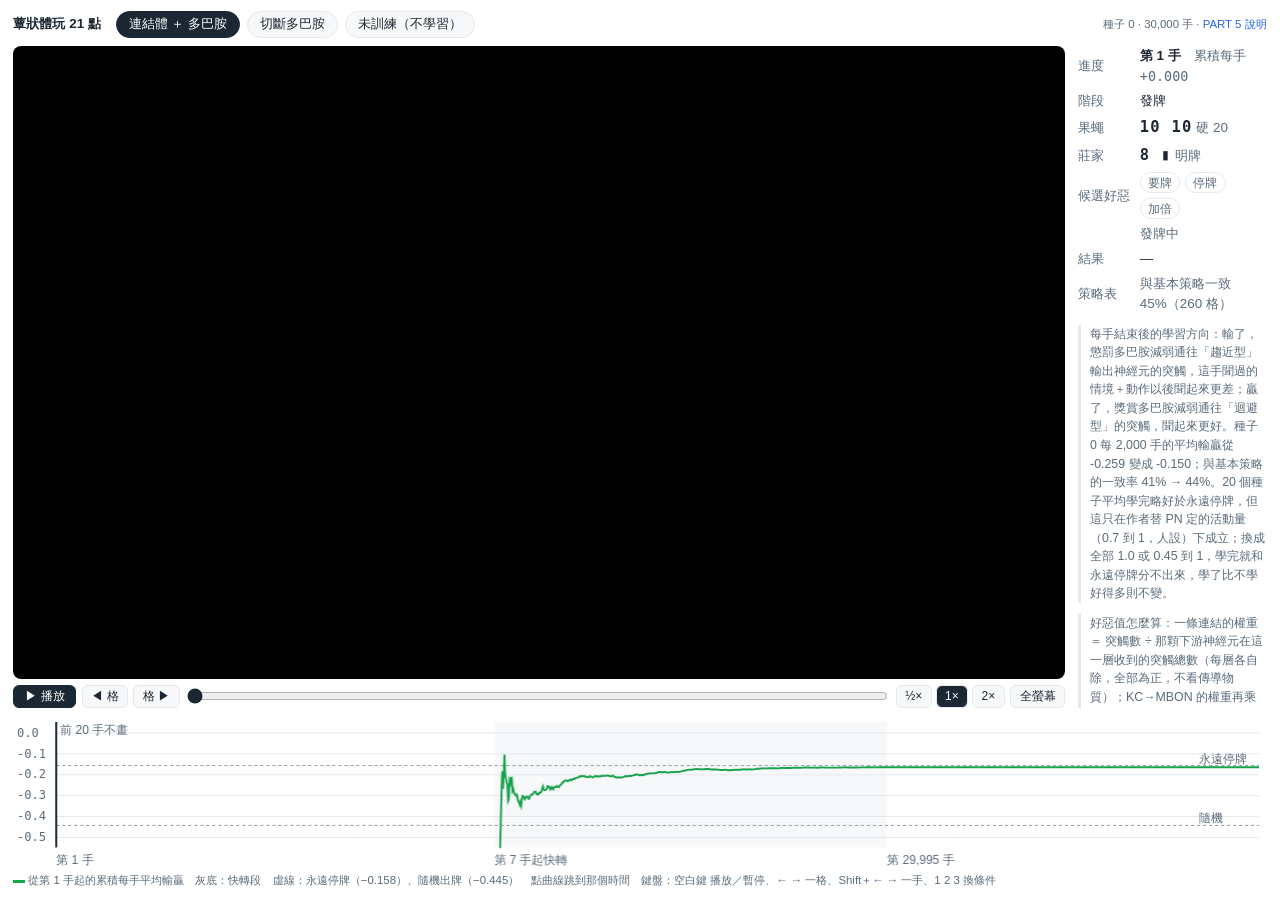
<file: player.html>
<!doctype html>
<html lang="zh-Hant">
<head>
<meta charset="utf-8">
<meta name="viewport" content="width=device-width, initial-scale=1">
<meta name="robots" content="noindex">
<link rel="icon" href="data:,">
<title>21 點播放台｜蕈狀體學 21 點</title>
<style>
/* PART 5 播放台的單獨版：給簡報嵌入（PowerPoint 增益集）或離線用瀏覽器全螢幕開。
   不依賴 flybj.css，所有樣式都在這裡，資料從 assets/demo/data.js 讀（file:// 也能用，fetch 不行）。
   版面照視窗大小縮放：字級用 vw，影片高度受視窗高度限制，16:9 的視窗剛好填滿。
   網址參數：?b=bj_fly|bj_nodopa|bj_untrained（一開始播哪個條件）&h=6（從第幾手開始） */
:root{
  --ink:#1b2733; --soft:#5a6b7b; --faint:#8b98a5;
  --bg:#ffffff; --panel:#f7f8fa; --border:#e4e8ee; --accent:#2563eb;
  --green:#16a34a; --red:#dc2626;
  --hit:#a67c00; --stand:#6f4fc4; --double:#1b8a8a;
  --fs:clamp(11px,1.05vw,24px);
}
*{box-sizing:border-box}
html,body{height:100%;margin:0}
body{background:var(--bg);color:var(--ink);font-size:var(--fs);line-height:1.5;
  font-family:-apple-system,"Segoe UI","Noto Sans TC","Microsoft JhengHei","PingFang TC",Roboto,Helvetica,Arial,sans-serif;
  display:grid;grid-template-rows:auto minmax(0,1fr) auto;gap:.6em;padding:.8em 1em;overflow:hidden}
.top{display:flex;align-items:center;gap:.5em;flex-wrap:wrap}
.top .name{font-weight:700;margin-right:.6em}
.top .src{margin-left:auto;color:var(--soft);font-size:.85em}
.top .src a{color:var(--accent);text-decoration:none}
.tab,.pbtn{font:inherit;border:1px solid var(--border);background:var(--panel);color:var(--ink);cursor:pointer}
.tab{padding:.2em .9em;border-radius:999px}
.tab[aria-selected="true"]{background:var(--ink);color:#fff;border-color:var(--ink)}
.tab:focus-visible,.pbtn:focus-visible{outline:2px solid var(--accent);outline-offset:2px}
.stage{display:grid;grid-template-columns:minmax(0,auto) minmax(14em,1fr);gap:1em;min-height:0}
.left{display:flex;flex-direction:column;min-height:0;min-width:0}
.vbox{background:#000;border-radius:8px;overflow:hidden;aspect-ratio:16/9;height:100%;max-width:100%;min-height:0;flex:1 1 auto}
.vbox video{width:100%;height:100%;display:block}
.ctl{display:flex;align-items:center;gap:.4em;margin-top:.4em;flex:none}
.pbtn{font-size:.9em;padding:.15em .7em;border-radius:6px;white-space:nowrap}
.pbtn.main{background:var(--ink);color:#fff;border-color:var(--ink);min-width:5.2em}
.pbtn[aria-pressed="true"]{background:var(--ink);color:#fff}
.ctl input[type=range]{flex:1;min-width:4em;accent-color:var(--ink)}
.right{display:flex;flex-direction:column;gap:.8em;min-height:0;overflow:auto}
.readout{display:grid;grid-template-columns:auto minmax(0,1fr);gap:.35em .7em;align-items:center}
.lab{color:var(--soft)}
.mono{font-family:Menlo,Consolas,monospace;font-variant-numeric:tabular-nums}
.cards{font-family:Menlo,Consolas,monospace;font-size:1.15em;font-weight:700;letter-spacing:.08em}
.chips{display:flex;gap:.35em;flex-wrap:wrap}
.chip{font-family:Menlo,Consolas,monospace;font-size:.9em;padding:.05em .6em;border-radius:999px;border:1px solid var(--border);color:var(--soft)}
.chip.on{color:#fff;border-color:transparent}
.chip.on.bh{background:var(--hit)} .chip.on.bs{background:var(--stand)} .chip.on.bd{background:var(--double)} .chip.dim{opacity:.4}
.note{color:var(--soft);border-left:3px solid var(--border);padding-left:.7em;margin:0;font-size:.92em}
.bottom{display:flex;flex-direction:column;gap:.2em}
.tl canvas{width:100%;height:17vh;min-height:70px;display:block;cursor:pointer}
.legend{display:flex;gap:1em;flex-wrap:wrap;font-size:.85em;color:var(--soft)}
.sw{display:inline-block;width:1em;height:3px;vertical-align:middle;margin-right:.3em}
.err{color:var(--red)}
@media (max-aspect-ratio:4/3){.stage{grid-template-columns:minmax(0,1fr)}.vbox{height:auto;width:100%}.right{overflow:visible}body{overflow:auto}}
</style>
</head>
<body>
<div class="top">
  <span class="name">蕈狀體玩 21 點</span>
  <span role="tablist" aria-label="大腦" style="display:contents">
    <button class="tab" role="tab" data-b="bj_fly" aria-selected="true">連結體 ＋ 多巴胺</button>
    <button class="tab" role="tab" data-b="bj_nodopa" aria-selected="false">切斷多巴胺</button>
    <button class="tab" role="tab" data-b="bj_untrained" aria-selected="false">未訓練（不學習）</button>
  </span>
  <span class="src">種子 0 · 30,000 手 · <a href="https://marginli.github.io/bsc-flyblackjack/part5-demo.html" target="_blank" rel="noopener">PART 5 說明</a></span>
</div>
<div class="stage">
  <div class="left">
    <div class="vbox"><video id="bjVid" muted playsinline preload="auto"></video></div>
    <div class="ctl">
      <button class="pbtn main" id="bjPlay">▶ 播放</button>
      <button class="pbtn" id="bjBack" aria-label="上一格">◀ 格</button>
      <button class="pbtn" id="bjFwd" aria-label="下一格">格 ▶</button>
      <input type="range" id="bjScrub" min="0" max="100" value="0" aria-label="時間">
      <span role="group" aria-label="速度">
        <button class="pbtn" data-r="0.5" aria-pressed="false">½×</button>
        <button class="pbtn" data-r="1" aria-pressed="true">1×</button>
        <button class="pbtn" data-r="2" aria-pressed="false">2×</button>
      </span>
      <button class="pbtn" id="bjFull">全螢幕</button>
    </div>
  </div>
  <div class="right">
    <div class="readout">
      <span class="lab">進度</span><span><b id="bjHudH">第 1 手</b>　<span class="lab">累積每手 <span class="mono" id="bjHudC">+0.000</span></span></span>
      <span class="lab">階段</span><span id="bjStage">發牌</span>
      <span class="lab">果蠅</span><span><span class="cards" id="bjP"></span> <span class="lab" id="bjPT"></span></span>
      <span class="lab">莊家</span><span><span class="cards" id="bjD"></span> <span class="lab" id="bjDT"></span></span>
      <span class="lab">候選好惡</span>
      <div class="chips"><span class="chip bh" id="bcH">要牌</span><span class="chip bs" id="bcS">停牌</span><span class="chip bd" id="bcD">加倍</span></div>
      <span class="lab"></span><span class="lab" id="bjDec"></span>
      <span class="lab">結果</span><span id="bjOut">—</span>
      <span class="lab">策略表</span><span class="lab" id="bjAgr"></span>
    </div>
    <p class="note" id="bjNote"></p>
    <p class="note">好惡值怎麼算：一條連結的權重 ＝ 突觸數 ÷ 那顆下游神經元在這一層收到的突觸總數（每層各自除，全部為正，不看傳導物質）；KC→MBON 的權重再乘上增益。學習改的只有增益：起始 1，只會往下削。</p>
    <p class="figsrc" hidden>數字出處：三種條件的輸贏在 out/demo_data.json；永遠停牌與隨機出牌的參考線在 out/blackjack/anim_data.json（out/blackjack/logs/bj_extra.log）；權重定義在 out/weight_def.json。PN 活動範圍的比較在 out/blackjack/pn_amp_check.json。說明全文：https://marginli.github.io/bsc-flyblackjack/part5-demo.html 與 part1-what.html#wdef</p>
  </div>
</div>
<div class="bottom">
  <div class="tl"><canvas id="bjTl" aria-label="累積每手輸贏隨影片進度；點一下跳到該時間"></canvas></div>
  <div class="legend">
    <span><i class="sw" style="background:var(--green)"></i>從第 1 手起的累積每手平均輸贏</span>
    <span>灰底：快轉段</span>
    <span>虛線：永遠停牌（−0.158）、隨機出牌（−0.445）</span>
    <span>點曲線跳到那個時間</span>
    <span>鍵盤：空白鍵 播放／暫停、← → 一格、Shift＋← → 一手、1 2 3 換條件</span>
  </div>
</div>
<script src="assets/demo/data.js"></script>
<script>
// 播放邏輯照抄 part5-demo.html（改那邊要一起改這裡）；多的是：網址參數、鍵盤、整頁全螢幕、時間軸隨高度縮放
const BJ_FPS=30,BJ_ACT=["要牌","停牌","加倍"],BJ_ST=["發牌","聞三個候選動作","選擇","抽牌","莊家翻牌","莊家補牌","結果","快轉","結束"];
const $=s=>document.querySelector(s),css=n=>getComputedStyle(document.documentElement).getPropertyValue(n).trim();
const BJ_NOTE={
  bj_fly:E=>`每手結束後的學習方向：輸了，懲罰多巴胺減弱通往「趨近型」輸出神經元的突觸，這手聞過的情境＋動作以後聞起來更差；贏了，獎賞多巴胺減弱通往「迴避型」的突觸，聞起來更好。種子 0 每 2,000 手的平均輸贏從 ${E.blocks[0].toFixed(3)} 變成 ${E.blocks[E.blocks.length-1].toFixed(3)}；與基本策略的一致率 ${(E.agree[0]*100).toFixed(0)}% → ${(E.agree[E.agree.length-1]*100).toFixed(0)}%。20 個種子平均學完略好於永遠停牌，但這只在作者替 PN 定的活動量（0.7 到 1，人設）下成立；換成全部 1.0 或 0.45 到 1，學完就和永遠停牌分不出來，學了比不學好得多則不變。`,
  bj_nodopa:E=>`多巴胺神經元照常放電，但到輸出神經元的連結被切斷（影片中的紅叉），突觸不會改變；探索率照樣衰減。種子 0 整場停在 ${E.blocks[E.blocks.length-1].toFixed(3)} 左右，和隨機出牌差不多。`,
  bj_untrained:E=>`從頭到尾選好惡值最高的動作、不探索、不學習。未訓練的蕈狀體在策略表 260 格裡有 239 格要牌，常常爆牌，種子 0 每手平均 ${E.blocks[E.blocks.length-1].toFixed(3)}。`
};
const D=window.BJ_DATA;let B="bj_fly",bidx=0,bjBase=null;
const bvid=$("#bjVid"),btl=$("#bjTl");
const rk=c=>c===11?"A":String(c);
function bjTotal(cs){let t=cs.reduce((a,b)=>a+b,0),ac=cs.filter(c=>c===11).length;while(t>21&&ac){t-=10;ac--}return [t,ac>0]}
function bjCardsAt(dec,p){if(dec[4])return 2;for(let n=3;n<=p.length;n++){const [t,s]=bjTotal(p.slice(0,n));if(t===dec[1]&&(s?1:0)===dec[2])return n}return p.length}
function bjShow(i){
  const E=D.bj_episodes[B];bidx=Math.max(0,Math.min(E.n-1,i));i=bidx;
  const h=E.h[i],st=E.st[i],di=E.di[i],opt=E.opt[i],hand=E.hands[h],dec=di>=0?E.dec[di]:null,p=hand[2],dl=hand[3];
  $("#bjHudH").textContent="第 "+(h+1).toLocaleString()+" 手";$("#bjHudC").textContent=(E.cum[i]>=0?"+":"")+E.cum[i].toFixed(3);$("#bjScrub").value=i;
  $("#bjStage").textContent=BJ_ST[st]+(st===7?"（每格跳過許多手）":"");
  let np=p.length,nd=dl.length;
  if(st===0){np=2;nd=1}else if(st<=3&&dec){np=bjCardsAt(dec,p)+(st===3?1:0);nd=1}
  const [pt,ps]=bjTotal(p.slice(0,np));$("#bjP").textContent=p.slice(0,np).map(rk).join(" ");$("#bjPT").textContent=(ps?"軟 ":"硬 ")+pt+(pt>21?"，爆牌":"");
  const [dt,ds]=bjTotal(dl.slice(0,nd));$("#bjD").textContent=dl.slice(0,nd).map(rk).join(" ")+(nd<dl.length||st<4?" ▮":"");$("#bjDT").textContent=nd===1?"明牌":(ds?"軟 ":"")+dt+(dt>21?"，爆牌":"");
  [["#bcH",0,5],["#bcS",1,6],["#bcD",2,7]].forEach(([id,a,k])=>{const c=$(id),v=dec?dec[k]:null;
    c.textContent=BJ_ACT[a]+(v==null?"":" "+(v>=0?"+":"")+v.toFixed(3));
    c.classList.toggle("dim",!!dec&&v==null);
    c.classList.toggle("on",!!dec&&((st===1&&opt===a)||(st!==1&&dec[8]===a)))});
  const sit=dec?`${dec[2]?"軟":"硬"} ${dec[1]} 對明牌 ${rk(dec[3])}：`:"";
  $("#bjDec").textContent=dec?(st===1?`${sit}正在聞「${BJ_ACT[opt]}」`:`${sit}選「${BJ_ACT[dec[8]]}」${dec[9]?"（隨機探索）":""}　基本策略：${BJ_ACT[dec[10]]}${dec[8]===dec[10]?"，一致":""}`):(st===0?"發牌中":"沒有決策（有人拿到黑傑克）");
  const net=E.net[i];$("#bjOut").textContent=net==null?"—":`${hand[1]==="bust"?"爆牌，":hand[1]==="dealer_bust"?"莊家爆牌，":hand[1]==="blackjack"?"黑傑克，":hand[1]==="dealer_bj"?"莊家黑傑克，":""}${net>0?"贏":net<0?"輸":"平手"} ${net>0?"+":""}${net}`;
  $("#bjOut").style.color=net==null?"":net>0?css("--green"):net<0?css("--red"):css("--soft");
  $("#bjAgr").textContent=`與基本策略一致 ${(E.agr[i]*100).toFixed(0)}%（260 格）`;
  bjPaintHead();
}
function drawBjTimeline(){
  const E=D.bj_episodes[B],dpr=window.devicePixelRatio||1,W=btl.clientWidth,H=btl.clientHeight;if(!W||!H)return;btl.width=W*dpr;btl.height=H*dpr;
  const fs=Math.max(11,Math.round(H/13)),mono=fs+"px Menlo,Consolas,monospace",sans=fs+"px sans-serif";
  const off=document.createElement("canvas");off.width=btl.width;off.height=btl.height;const g=off.getContext("2d");g.scale(dpr,dpr);
  const padL=fs*3.6,padR=8,top=6,bot=H-fs*1.8,n=E.n,X=i=>padL+i/(n-1)*(W-padL-padR),Y=v=>bot-(v+0.55)/0.6*(bot-top);
  g.font=mono;
  let a=-1;for(let i=0;i<=n;i++){const ff=i<n&&E.st[i]===7;if(ff&&a<0)a=i;if(!ff&&a>=0){g.fillStyle=css("--panel");g.fillRect(X(a),top,X(i)-X(a),bot-top);a=-1}}
  g.strokeStyle=css("--border");g.lineWidth=1;
  const gap=Y(-0.5)-Y(-0.4),every=gap>=fs*1.1?1:gap*2>=fs*1.1?2:5;   // 時間軸矮（嵌在小框裡）時，刻度字隔幾條才寫一個
  [-0.5,-0.4,-0.3,-0.2,-0.1,0].forEach((v,k)=>{g.beginPath();g.moveTo(padL,Y(v)+.5);g.lineTo(W-padR,Y(v)+.5);g.stroke();if((5-k)%every===0){g.fillStyle=css("--soft");g.fillText(v.toFixed(1),4,Y(v)+fs*.35)}});
  g.setLineDash([3,3]);g.strokeStyle=css("--faint");
  for(const [k,lab] of [["always stand","永遠停牌"],["random","隨機"]]){const y=Y(D.blackjack.reference[k]);g.beginPath();g.moveTo(padL,y);g.lineTo(W-padR,y);g.stroke();g.fillStyle=css("--soft");g.font=sans;g.fillText(lab,W-padR-fs*5,y-3);g.font=mono}
  g.setLineDash([]);
  g.strokeStyle=css("--green");g.lineWidth=Math.max(1.8,H/80);g.beginPath();
  let started=false;for(let i=0;i<n;i++){if(E.h[i]<20)continue;const y=Y(Math.max(-0.55,Math.min(0.05,E.cum[i])));started?g.lineTo(X(i),y):g.moveTo(X(i),y);started=true}g.stroke();
  g.fillStyle=css("--soft");g.font=sans;g.fillText("前 20 手不畫",padL+4,top+fs);
  const marks=[[0,"第 1 手"]];for(let i=1;i<n;i++){if(E.st[i]===7&&E.st[i-1]!==7)marks.push([i,"第 "+(E.h[i]+1).toLocaleString()+" 手起快轉"]);if(E.st[i]!==7&&E.st[i-1]===7)marks.push([i,"第 "+(E.h[i]+1).toLocaleString()+" 手"])}
  for(const [i,t] of marks){const x=X(i);g.fillText(t,Math.min(x,W-padR-g.measureText(t).width),H-fs*.4)}
  bjBase={off,X,padL,padR,n,dpr,top,bot};bjPaintHead();
}
function bjPaintHead(){if(!bjBase)return;const g=btl.getContext("2d");g.setTransform(1,0,0,1,0,0);g.clearRect(0,0,btl.width,btl.height);g.drawImage(bjBase.off,0,0);g.scale(bjBase.dpr,bjBase.dpr);const x=bjBase.X(bidx);g.fillStyle=css("--ink");g.fillRect(x-1,bjBase.top,2,bjBase.bot-bjBase.top)}
btl.addEventListener("click",ev=>{if(!bjBase)return;const r=btl.getBoundingClientRect(),{padL,padR}=bjBase;const fx=(ev.clientX-r.left-padL)/(r.width-padL-padR);bjSeek(Math.round(Math.max(0,Math.min(1,fx))*(bjBase.n-1)))});
const bjFrameOf=t=>Math.floor(t*BJ_FPS+1e-3);
function bjLoop(){bjShow(bjFrameOf(bvid.currentTime));if(!bvid.paused&&!bvid.ended)requestAnimationFrame(bjLoop)}
function bjSeek(i){bvid.pause();i=Math.max(0,Math.min(D.bj_episodes[B].n-1,i));bvid.currentTime=(i+0.5)/BJ_FPS;bjShow(i);bjSetPlay()}
function bjSetPlay(){$("#bjPlay").textContent=bvid.paused||bvid.ended?"▶ 播放":"❚❚ 暫停"}
function bjToggle(){if(bvid.paused||bvid.ended){if(bvid.ended||bidx>=D.bj_episodes[B].n-1)bvid.currentTime=0;bvid.play().then(()=>{bjSetPlay();requestAnimationFrame(bjLoop)}).catch(()=>{})}else{bvid.pause();bjSetPlay()}}
// 跳到上一手／下一手的第一格（快轉段裡一格跨很多手，就照格數走到下一個手數不同的格）
function bjHandStep(d){const E=D.bj_episodes[B];let i=bidx;const h0=E.h[i];if(d>0){while(i<E.n-1&&E.h[i]===h0)i++}else{while(i>0&&E.h[i]===h0)i--;const h1=E.h[i];while(i>0&&E.h[i-1]===h1)i--}bjSeek(i)}
$("#bjPlay").onclick=bjToggle;
bvid.addEventListener("pause",bjSetPlay);bvid.addEventListener("ended",()=>{bjSetPlay();bjShow(D.bj_episodes[B].n-1)});
$("#bjBack").onclick=()=>bjSeek(bidx-1);$("#bjFwd").onclick=()=>bjSeek(bidx+1);
// 全螢幕放大整頁（讀數與時間軸一起），不是只放大影片；嵌在不允許全螢幕的框裡就把按鈕藏起來
const fsOK=document.fullscreenEnabled||document.webkitFullscreenEnabled;
if(!fsOK)$("#bjFull").hidden=true;
$("#bjFull").onclick=()=>{const de=document.documentElement;if(document.fullscreenElement||document.webkitFullscreenElement)(document.exitFullscreen||document.webkitExitFullscreen).call(document);else(de.requestFullscreen||de.webkitRequestFullscreen).call(de)};
$("#bjScrub").oninput=e=>bjSeek(+e.target.value);
document.querySelectorAll("[data-r]").forEach(b=>b.onclick=()=>{bvid.playbackRate=+b.dataset.r;document.querySelectorAll("[data-r]").forEach(x=>x.setAttribute("aria-pressed",x===b))});
function selectBj(b,start=0){
  B=b;document.querySelectorAll(".tab[data-b]").forEach(t=>t.setAttribute("aria-selected",t.dataset.b===b));
  const rate=bvid.playbackRate;bvid.pause();bvid.src="assets/demo/"+b+".mp4";bvid.playbackRate=rate;bvid.load();
  $("#bjScrub").max=D.bj_episodes[b].n-1;$("#bjNote").textContent=BJ_NOTE[b](D.bj_episodes[b]);
  drawBjTimeline();if(start)bjSeek(start);else{bjShow(0);bjSetPlay()}
}
document.querySelectorAll(".tab[data-b]").forEach(t=>t.onclick=()=>selectBj(t.dataset.b));
document.addEventListener("keydown",e=>{
  if(e.target.tagName==="INPUT"&&e.key!==" ")return;
  if(e.key===" "||e.key==="k"){e.preventDefault();bjToggle()}
  else if(e.key==="ArrowRight"){e.preventDefault();e.shiftKey?bjHandStep(1):bjSeek(bidx+1)}
  else if(e.key==="ArrowLeft"){e.preventDefault();e.shiftKey?bjHandStep(-1):bjSeek(bidx-1)}
  else if("123".includes(e.key)&&e.key.length===1)selectBj(["bj_fly","bj_nodopa","bj_untrained"][+e.key-1]);
});
if(!D){document.body.innerHTML='<p class="err">讀不到 assets/demo/data.js。請確認 player.html 旁邊有 assets/demo/ 資料夾（解壓縮時整個資料夾一起保留）。</p>'}
else{
  const q=new URLSearchParams(location.search),b0=D.bj_episodes[q.get("b")]?q.get("b"):"bj_fly",E=D.bj_episodes[b0];
  const h0=Math.max(1,parseInt(q.get("h")||"1",10)||1)-1,f0=Math.max(0,E.h.findIndex(x=>x>=h0));   // 快轉段裡沒有每一手，就落在最近的下一格
  selectBj(b0,h0>0?f0:0);new ResizeObserver(()=>drawBjTimeline()).observe(btl);
}
</script>
</body>
</html>
</file>
<file: assets/flybj.css>
/* 果蠅模擬重現專題共用樣式 — 沿用 VFB／LPU 專題的同一組設計變數（改視覺時三站要一起改，見 hub/README.md） */
:root{
  --ink:#1b2733; --soft:#5a6b7b; --faint:#8b98a5;
  --bg:#ffffff; --panel:#f7f8fa; --border:#e4e8ee;
  --accent:#2563eb; --accent-soft:#eff4ff;
  --maxw:920px; --radius:12px;
  --green:#16a34a; --blue:#2563eb; --purple:#9333ea; --amber:#d97706; --red:#dc2626;
}
*{box-sizing:border-box}
html{scroll-behavior:smooth}
body{
  margin:0; background:var(--bg); color:var(--ink);
  font-family:-apple-system,"Segoe UI","Noto Sans TC","Microsoft JhengHei","PingFang TC",Roboto,Helvetica,Arial,sans-serif;
  line-height:1.85; font-size:16.5px; -webkit-font-smoothing:antialiased;
}
.wrap{max-width:var(--maxw); margin:0 auto; padding:0 22px 110px}
header.hero{max-width:var(--maxw); margin:0 auto; padding:54px 22px 22px}
.eyebrow{color:var(--accent); font-weight:700; font-size:13px; letter-spacing:.08em; text-transform:uppercase; margin:0 0 10px}
h1{font-size:33px; line-height:1.3; margin:0 0 12px; letter-spacing:-.01em; text-wrap:balance}
.subtitle{font-size:18px; color:var(--soft); margin:0 0 8px}
h2{font-size:25px; margin:60px 0 8px; padding-top:16px; border-top:2px solid var(--border); line-height:1.35; text-wrap:balance}
h2 .pt{color:var(--accent); font-size:15px; display:block; font-weight:700; letter-spacing:.05em; margin-bottom:2px}
h3{font-size:19px; margin:36px 0 10px; text-wrap:balance}
h4{font-size:16px; margin:22px 0 6px}
p{margin:12px 0}
a{color:var(--accent); text-decoration:none}
a:hover{text-decoration:underline}
a:focus-visible,summary:focus-visible{outline:2px solid var(--accent); outline-offset:3px; border-radius:4px}
code{background:var(--panel); border:1px solid var(--border); border-radius:5px; padding:1px 6px; font-family:"Cascadia Code",Consolas,Menlo,monospace; font-size:.86em}
pre{background:#0f1622; color:#e6edf3; border-radius:10px; padding:16px 18px; overflow-x:auto; font-size:13.5px; line-height:1.6}
pre code{background:none; border:none; color:inherit; padding:0}
ul,ol{padding-left:22px}
li{margin:7px 0}
blockquote{margin:16px 0; padding:10px 18px; border-left:4px solid var(--accent); background:var(--accent-soft); border-radius:0 8px 8px 0}

/* ── 首頁：三個按鈕 ── */
.intro{background:var(--panel); border:1px solid var(--border); border-radius:var(--radius); padding:18px 24px; font-size:15.5px; margin:26px 0}
.intro dt{font-weight:700; margin-top:12px}
.intro dt:first-child{margin-top:0}
.intro dd{margin:2px 0 0; color:var(--soft)}
.btns{display:grid; gap:16px; margin:34px 0 10px}
@media(min-width:640px){.btns{grid-template-columns:repeat(2,1fr)}}
@media(min-width:940px){.btns{grid-template-columns:repeat(3,1fr)}}
a.btn{
  display:flex; flex-direction:column; gap:8px;
  border:1px solid var(--border); border-left:5px solid var(--accent);
  border-radius:var(--radius); background:var(--panel);
  padding:22px 22px 24px; color:var(--ink); text-decoration:none;
  transition:box-shadow .15s ease, transform .15s ease, background .15s ease;
}
a.btn:hover{background:#fff; box-shadow:0 10px 28px rgba(16,24,40,.10); transform:translateY(-2px); text-decoration:none}
a.btn .no{font-size:12px; font-weight:700; letter-spacing:.08em; color:var(--accent)}
a.btn .t{font-size:20px; font-weight:700; line-height:1.4}
a.btn .s{font-size:14.5px; color:var(--soft); line-height:1.7; margin:0}
a.btn .m{font-size:13px; color:var(--faint); margin:6px 0 0}
a.btn.c2{border-left-color:var(--purple)}
a.btn.c2 .no{color:var(--purple)}
a.btn.c3{border-left-color:var(--green)}
a.btn.c3 .no{color:var(--green)}
a.btn.c4{border-left-color:var(--amber)}
a.btn.c4 .no{color:var(--amber)}
a.btn.c5{border-left-color:var(--red)}
a.btn.c5 .no{color:var(--red)}
a.btn.soon{background:#fbfbfc; border-style:dashed}
a.btn.soon .t{color:var(--soft)}

.statgrid{display:grid; grid-template-columns:repeat(auto-fit,minmax(150px,1fr)); gap:12px; margin:20px 0}
.stat{border:1px solid var(--border); border-radius:10px; padding:14px 16px; background:var(--panel)}
.stat .v{font-size:26px; font-weight:700; color:var(--accent); font-variant-numeric:tabular-nums; line-height:1.2}
.stat .k{font-size:13px; color:var(--soft); margin-top:3px}

.tblwrap{overflow-x:auto; margin:18px 0}
table{border-collapse:collapse; width:100%; font-size:14.5px}
th,td{border:1px solid var(--border); padding:9px 12px; text-align:left; vertical-align:top}
th{background:var(--panel); font-weight:700}

.callout{background:#fffbeb; border:1px solid #fde68a; border-left:4px solid var(--amber); border-radius:0 8px 8px 0; padding:12px 16px; margin:18px 0; font-size:15px}
.note{background:var(--accent-soft); border:1px solid #c7dbff; border-radius:8px; padding:12px 16px; margin:18px 0; font-size:15px}
.danger{background:#fef2f2; border:1px solid #fecaca; border-left:4px solid var(--red); border-radius:0 8px 8px 0; padding:12px 16px; margin:18px 0; font-size:15px}
.fixed{background:rgba(34,197,94,.07); border:1px solid #bbf7d0; border-left:4px solid var(--green); border-radius:0 8px 8px 0; padding:12px 16px; margin:18px 0; font-size:15px}
.fixed b{color:#15803d}
.draft{background:#f5f3ff; border:1px solid #ddd6fe; border-left:4px solid var(--purple); border-radius:0 8px 8px 0; padding:12px 16px; margin:22px 0; font-size:15px}

.crumb{max-width:var(--maxw); margin:0 auto; padding:20px 22px 0; font-size:14px; color:var(--faint)}
.foot{max-width:var(--maxw); margin:0 auto; padding:28px 22px; color:var(--faint); font-size:13px; border-top:1px solid var(--border)}
.pager{display:flex; justify-content:space-between; gap:14px; flex-wrap:wrap; margin:56px 0 0; padding-top:20px; border-top:1px solid var(--border); font-size:15px}

/* 待填內容的佔位段落 */
.todo{border:1px dashed var(--border); border-radius:10px; padding:14px 18px; margin:14px 0; background:#fcfcfd; color:var(--soft); font-size:14.5px}
.todo b{color:var(--ink)}
.todo ul{margin:8px 0 0}
nav.toc{background:var(--panel); border:1px solid var(--border); border-radius:var(--radius); padding:18px 26px; margin:28px 0}
nav.toc h2{border:none; margin:0 0 8px; padding:0; font-size:18px}
nav.toc ol{margin:6px 0 0}
nav.toc a{color:var(--ink)}
@media(prefers-reduced-motion:reduce){html{scroll-behavior:auto} a.btn:hover{transform:none}}

/* ── 圖 ── */
.fig{margin:26px 0}
.fig img{display:block; width:100%; height:auto; border:1px solid var(--border); border-radius:10px; background:#fff}
.fig.narrow img{max-width:330px; margin:0 auto}
.fig figcaption{font-size:14px; color:var(--soft); line-height:1.7; margin-top:11px}
.fig figcaption b{color:var(--ink)}
.figsrc{display:block; margin-top:7px; color:var(--faint); font-size:12.5px}
/* 並排的兩張圖：各自帶說明，窄螢幕自動上下堆疊 */
.figpair{display:grid; gap:18px; margin:26px 0}
@media(min-width:680px){.figpair{grid-template-columns:1fr 1fr}}
.figpair figure{margin:0}
.figpair img{display:block; width:100%; height:auto; border:1px solid var(--border);
  border-radius:10px; background:#fff}
.figpair figcaption{margin-top:10px; font-size:14px; line-height:1.7; color:var(--soft)}
.figpair figcaption b{display:block; color:var(--ink); font-size:15px; margin-bottom:1px}
.figpair .ab{display:inline-block; font-size:11.5px; font-weight:700; letter-spacing:.06em;
  color:var(--accent); background:var(--accent-soft); border-radius:5px;
  padding:1px 8px; margin-bottom:7px}
/* 色塊圖例 */
.key{display:flex; flex-wrap:wrap; gap:9px 20px; margin:16px 0 0; padding:13px 16px;
  list-style:none; font-size:14px; background:var(--panel); border:1px solid var(--border);
  border-radius:9px}
.key li{display:flex; align-items:center; gap:7px; margin:0}
.key i{width:13px; height:13px; border-radius:3px; flex:none}
/* 定義卡 */
.defcard{border:1px solid #c7dbff; background:var(--accent-soft); border-radius:12px; padding:6px 24px 18px; margin:24px 0}
.defcard h4{color:var(--accent); font-size:14px; letter-spacing:.04em; margin:16px 0 4px}
.defcard p{margin:4px 0}
/* 名詞卡 */
.terms{display:grid; gap:12px; margin:20px 0}
@media(min-width:700px){.terms{grid-template-columns:1fr 1fr}}
.term{border:1px solid var(--border); border-radius:10px; padding:13px 17px; background:var(--panel)}
.term .w{font-weight:700; font-size:15.5px}
.term .en{color:var(--faint); font-weight:400; font-size:13.5px; margin-left:5px}
.term p{margin:5px 0 0; font-size:14.5px; color:var(--soft); line-height:1.7}
/* 案例列 */
.cases{display:grid; gap:12px; margin:20px 0}
.case{display:flex; gap:14px; border:1px solid var(--border); border-radius:10px; padding:13px 16px; background:#fff}
.case .badge{flex:none; font-size:12px; font-weight:700; border-radius:999px; padding:3px 11px; height:fit-content; white-space:nowrap}
.case .badge.one{background:rgba(37,99,235,.12); color:#1d4ed8}
.case .badge.two{background:rgba(147,51,234,.12); color:#7e22ce}
.case .badge.hub{background:rgba(217,119,6,.16); color:#b45309}
.case .bd{font-size:14.5px; line-height:1.75}
.case .bd b{display:block; margin-bottom:2px; font-size:15.5px}

/* ── PART 2：流程圖、公式、步驟 ── */
.fig svg{display:block; width:100%; height:auto; border:1px solid var(--border);
  border-radius:10px; background:#fff}
.formula{background:var(--panel); border:1px solid var(--border); border-radius:10px;
  padding:14px 20px; margin:16px 0; font-size:16px; text-align:center;
  font-family:"Cambria Math",Cambria,Georgia,serif; overflow-x:auto}
.formula .sub{font-size:13px; color:var(--soft); font-family:inherit;
  display:block; margin-top:8px; text-align:left}
.plain{border-left:3px solid var(--green); background:rgba(34,197,94,.06);
  border-radius:0 8px 8px 0; padding:11px 16px; margin:16px 0; font-size:15.5px}
.plain b{color:#15803d}
.plain p{margin:.45em 0}
.plain p:first-child{margin-top:0}
.stepmeta{display:flex; flex-wrap:wrap; gap:8px 20px; margin:6px 0 0; padding:0;
  list-style:none; font-size:13.5px; color:var(--faint)}
.gap{border:1px solid #fde68a; background:#fffbeb; border-radius:10px;
  padding:6px 20px 14px; margin:22px 0}
.gap h4{color:#b45309; margin:14px 0 4px; font-size:15px}
.gap p{margin:4px 0; font-size:15px}
svg text{font-family:-apple-system,"Segoe UI","Noto Sans TC","Microsoft JhengHei",
  "PingFang TC",Roboto,Helvetica,Arial,sans-serif}

/* PART 3：可直接複製的指令框 */
.prompt{border:1px solid #cbd5e1; border-left:5px solid #334155; background:#f8fafc;
  border-radius:10px; padding:16px 20px 18px; margin:14px 0 18px}
.prompt .lbl{font-size:12px; font-weight:700; letter-spacing:.06em; color:#475569; margin:0 0 8px}
.prompt pre{margin:0; padding:0; background:none; border-radius:0; overflow:visible;
  white-space:pre-wrap; word-break:break-word;
  font-family:ui-monospace,SFMono-Regular,Menlo,Consolas,"Noto Sans TC",monospace;
  font-size:14.5px; line-height:1.9; color:#0f172a}
.cmd{border-top:2px solid var(--border); margin:44px 0 0; padding-top:22px}
.cmd h3{margin:0 0 4px}
.cmd .meta{font-size:13px; color:var(--faint); margin:0 0 14px}
.cmd h4{font-size:15px; margin:18px 0 6px; color:var(--ink)}

/* ── PART 5：讀程式 ── */
pre .cm{color:#7f93a8}                                    /* 註解 */
pre .hl{display:block; margin:0 -18px; padding:0 18px 0 15px;
  background:rgba(96,165,250,.20); box-shadow:inset 3px 0 0 #60a5fa}
pre b{color:#fff}
.filecard{display:grid; gap:12px; margin:22px 0}
@media(min-width:760px){.filecard{grid-template-columns:repeat(3,1fr)}}
.filecard .f{border:1px solid var(--border); border-radius:10px; padding:13px 16px; background:var(--panel)}
.filecard .f .nm{font-family:"Cascadia Code",Consolas,Menlo,monospace; font-size:14.5px; font-weight:700}
.filecard .f .role{display:block; font-size:12px; letter-spacing:.06em; color:var(--accent); font-weight:700; margin:7px 0 3px}
.filecard .f p{margin:0; font-size:14px; color:var(--soft); line-height:1.7}
.ask{border:1px solid var(--border); border-left:4px solid var(--accent); background:#fff;
  border-radius:0 10px 10px 0; padding:11px 18px; margin:20px 0}
.ask .q{font-weight:700; font-size:16px; margin:0 0 3px}
.ask p{margin:3px 0; font-size:14.5px; color:var(--soft)}
.lineno{font-family:"Cascadia Code",Consolas,Menlo,monospace; font-size:13px; color:var(--faint); white-space:nowrap}

/* 頁首的前後連結：跟頁尾同一組，只是線畫在下面 */
.pager.top{margin:26px 0 4px; padding:0 0 18px;
  border-top:none; border-bottom:1px solid var(--border); font-size:14.5px}

/* ── VFB 專題新增 ── */
/* 三張並排的視圖：窄螢幕一欄、中等兩欄、寬螢幕三欄 */
@media(min-width:680px){.figpair.three{grid-template-columns:1fr 1fr}}
@media(min-width:900px){.figpair.three{grid-template-columns:repeat(3,1fr)}}
/* 三張圖的長寬比差很多（正視圖扁、側視圖窄長、頂視圖很扁），
   所以給每張一個等高的框、圖在框裡置中——這樣三段圖說會從同一條線開始，
   讀者才不會以為某一張「比較重要」或漏看某一段。 */
.figpair.three figure{display:flex; flex-direction:column}
.figpair.three .imgbox{height:320px; display:flex; align-items:center;
  justify-content:center; border:1px solid var(--border); border-radius:10px;
  background:#fff; padding:8px}
.figpair.three .imgbox img{max-height:100%; width:auto; max-width:100%;
  border:none; border-radius:0}
/* 英文引文：跟中文段落拉開，讓讀者一眼認出這是原文 */
blockquote p[lang="en"]{font-size:15px; line-height:1.75; margin:4px 0}
blockquote .figsrc{margin-top:8px}
.danger p[lang="en"]{font-size:14.5px; line-height:1.7; color:var(--soft); margin:2px 0 8px}

/* .figpair 的圖說：只有開頭那個 <b> 當標題獨佔一行。
   原本的規則對所有 <b> 生效，句子中間一加粗體就會被硬斷行。 */
.figpair figcaption b{display:inline}
.figpair figcaption > b:first-child{display:block; color:var(--ink);
  font-size:15px; margin-bottom:1px}

/* ── PART 8：下載連結 ── */
a.dl{display:inline-block; border:1px solid var(--accent); border-radius:10px;
  padding:11px 20px; margin:6px 0 2px; text-decoration:none; color:var(--accent);
  background:var(--accent-soft); font-size:15px}
a.dl:hover{background:var(--accent); color:#fff}

/* 行內的長路徑（out/fruitfly/...）在手機上要能斷行，否則整頁會橫向捲動；pre 區塊仍然水平捲動 */
:not(pre) > code{overflow-wrap:anywhere}

/* ── 實況節錄：終端機輸出原文（出自 out/ 的 log）── */
.shot{margin:22px 0}
.shot pre{margin:0; font-size:12.8px; line-height:1.55}
.shot figcaption{font-size:14px; color:var(--soft); line-height:1.7; margin-top:9px}
.shot figcaption b{color:var(--ink)}

/* ── PART 6、PART 7：讀程式（程式區塊由 scripts/make_code.py 產生） ── */
figure.code{margin:14px 0 22px}
pre.code{font-size:13px; line-height:1.55; padding-left:12px}
pre.code .ln{display:inline-block; width:3ch; text-align:right; color:#5c6f85; user-select:none}
pre.code .mk{display:inline-block; width:2ch; margin:0 6px 0 8px; text-align:center; color:#fbbf24; font-weight:700; user-select:none}
pre.code .hl{margin:0 -18px 0 -12px; padding:0 18px 0 12px}
figure.code figcaption.figsrc{margin-top:6px}
.layer{display:inline-block; white-space:nowrap; font-size:12px; font-weight:700; letter-spacing:.06em; color:#fff; background:var(--accent); border-radius:999px; padding:2px 10px; margin-right:6px; vertical-align:middle}
.walk{margin:10px 0 18px; padding-left:0; list-style:none}
.walk li{margin:6px 0; padding-left:2.4em; text-indent:-2.4em; font-size:15px; line-height:1.75}
.walk li b.l{display:inline-block; min-width:2.1em; text-indent:0; color:var(--accent); font-family:"Cascadia Code",Consolas,Menlo,monospace; font-size:13px}

/* PART 1 第 3 節的六步互動示意圖 */
.anim{margin:26px 0; padding:14px 16px 10px; border:1px solid var(--border); border-radius:var(--radius); background:#fff}
.anim-ctl{display:flex; flex-wrap:wrap; align-items:center; gap:10px; margin-bottom:8px; font-size:14px}
.anim-btn,.anim-act{font:inherit; font-size:14px; padding:5px 12px; border:1px solid var(--border); border-radius:8px; background:var(--panel); color:var(--ink); cursor:pointer}
.anim-btn:disabled{opacity:.4; cursor:default}
.anim-btn:hover:not(:disabled),.anim-act:hover{border-color:var(--accent)}
.anim-step{font-weight:700; color:var(--accent); min-width:6em; text-align:center}
.anim-acts{margin-left:auto; color:var(--soft); display:flex; gap:6px; align-items:center}
.anim-act.on{background:var(--accent); color:#fff; border-color:var(--accent)}
.anim-svg{display:block; width:100%; height:auto; border:1px solid var(--border); border-radius:8px; background:#fff}
.anim-steps{margin:12px 0 0; padding-left:0; list-style:none; font-size:14.5px; line-height:1.7}
.anim-steps li{padding:6px 10px; border-left:3px solid transparent; margin:2px 0; color:var(--soft)}
.anim-steps li.on{border-left-color:var(--accent); background:var(--accent-soft); color:var(--ink)}
.anim-steps li b{color:var(--ink)}
.anim-cap{font-size:14px; color:var(--soft); line-height:1.7; margin:12px 0 0}
.anim-cap b{color:var(--ink)}

/* 圖說後的可收合附註 */
details.note{margin:10px 0 14px; padding:8px 14px; border:1px solid var(--border); border-radius:8px; background:var(--panel); font-size:13.5px; color:var(--soft); line-height:1.7}
details.note summary{cursor:pointer; color:var(--ink); font-weight:600}
details.note p{margin:8px 0 2px}
</file>
